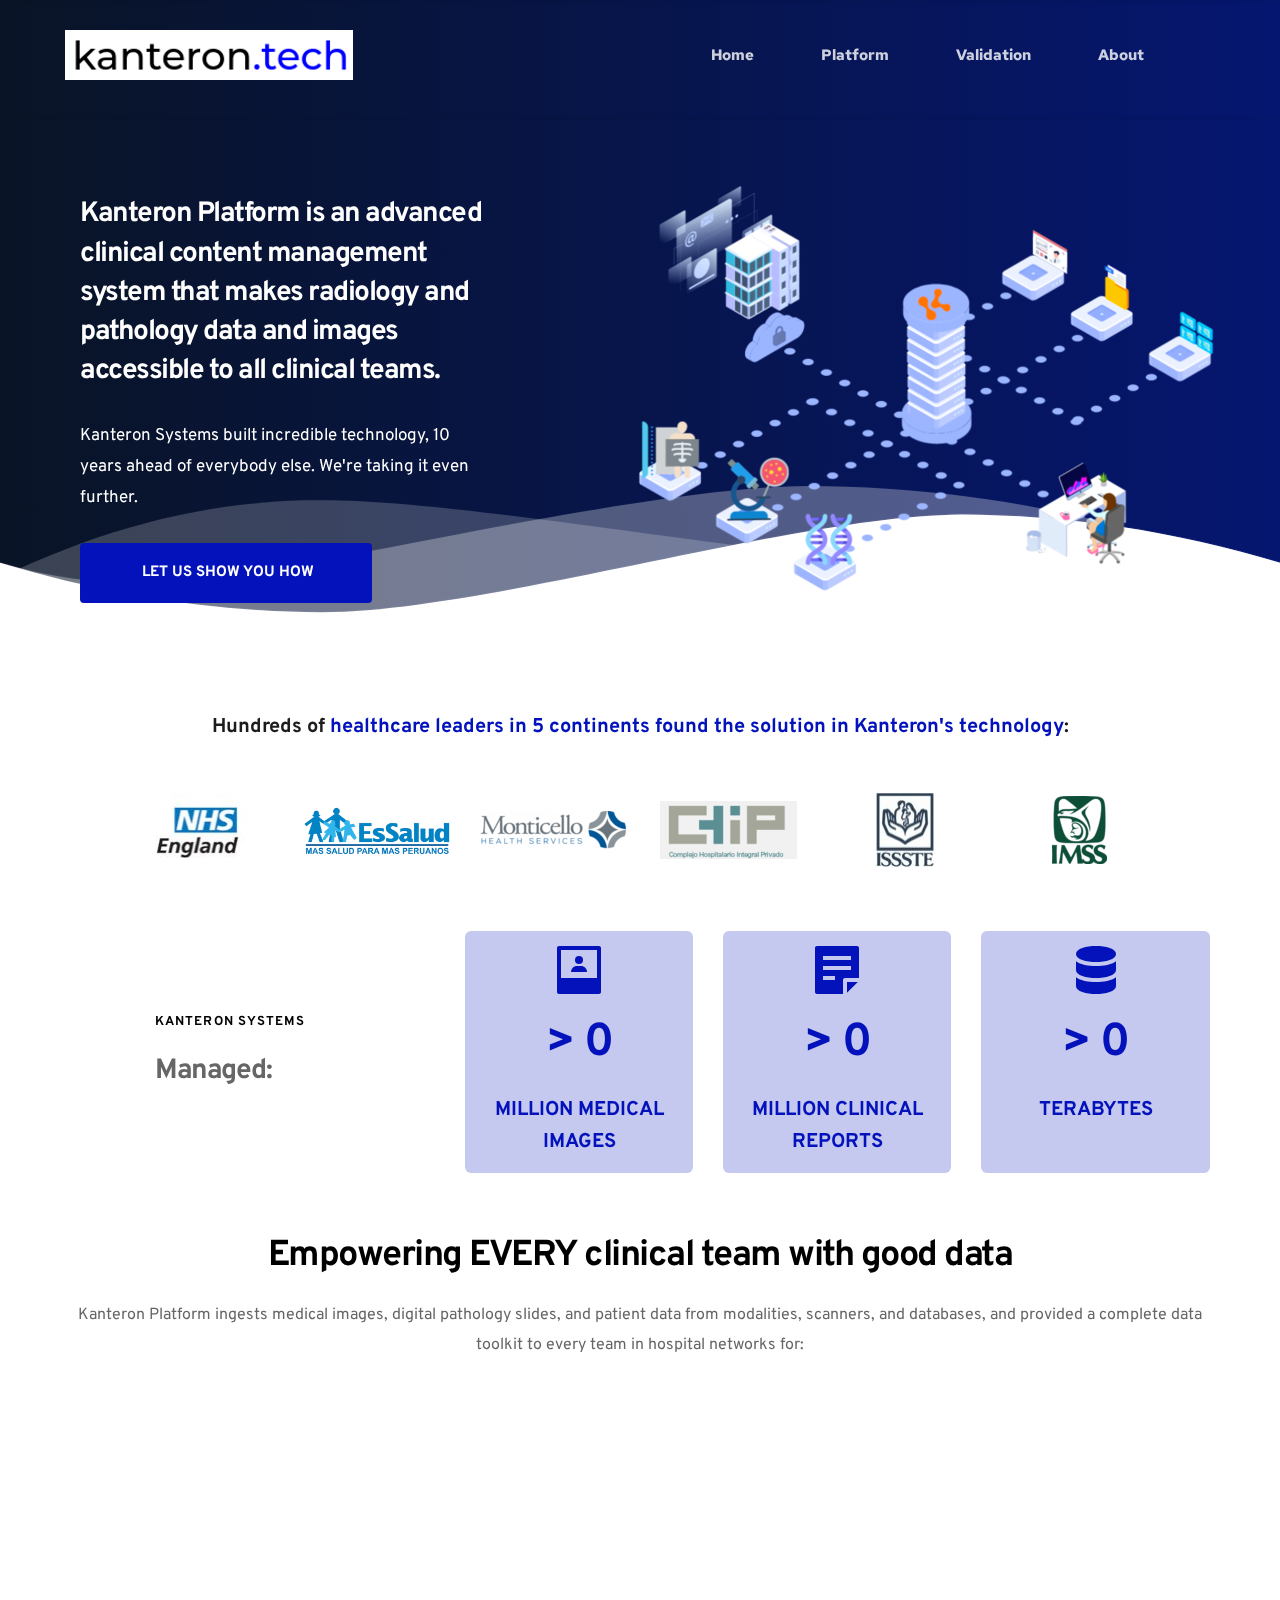
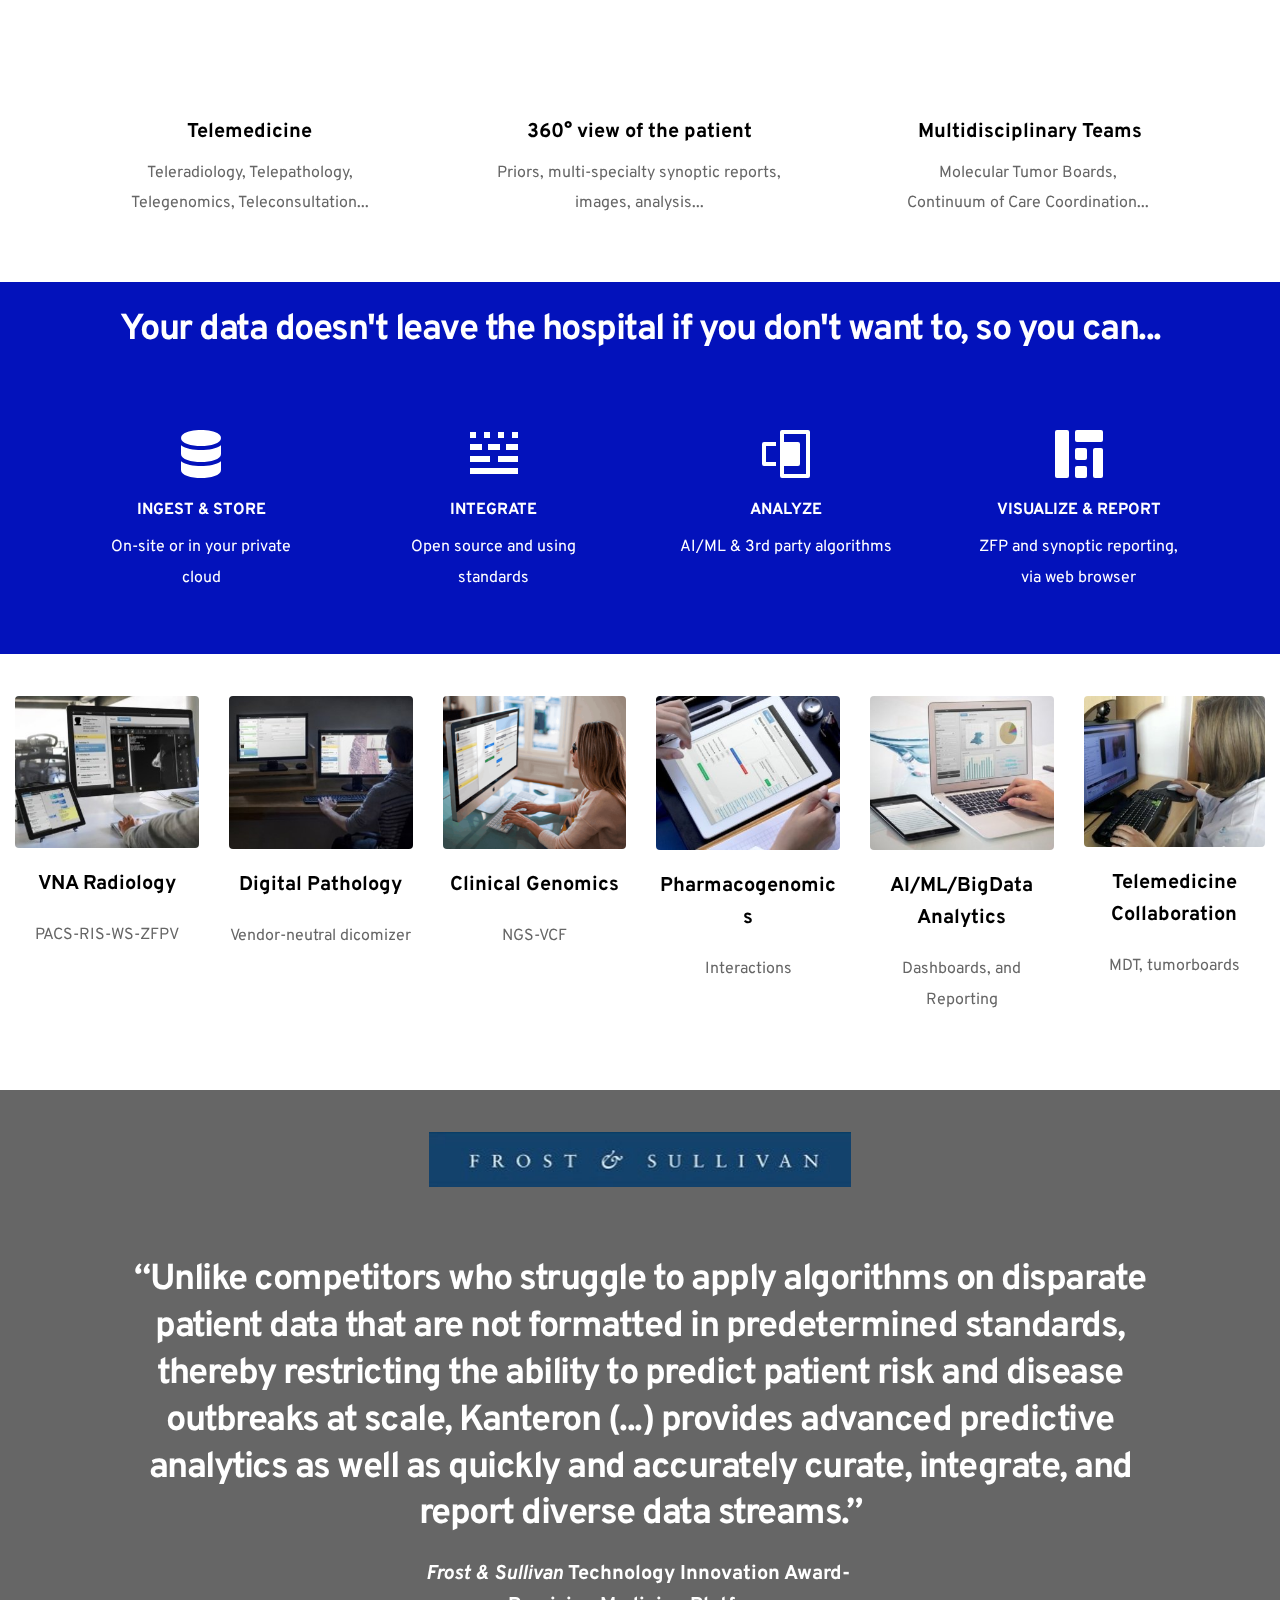
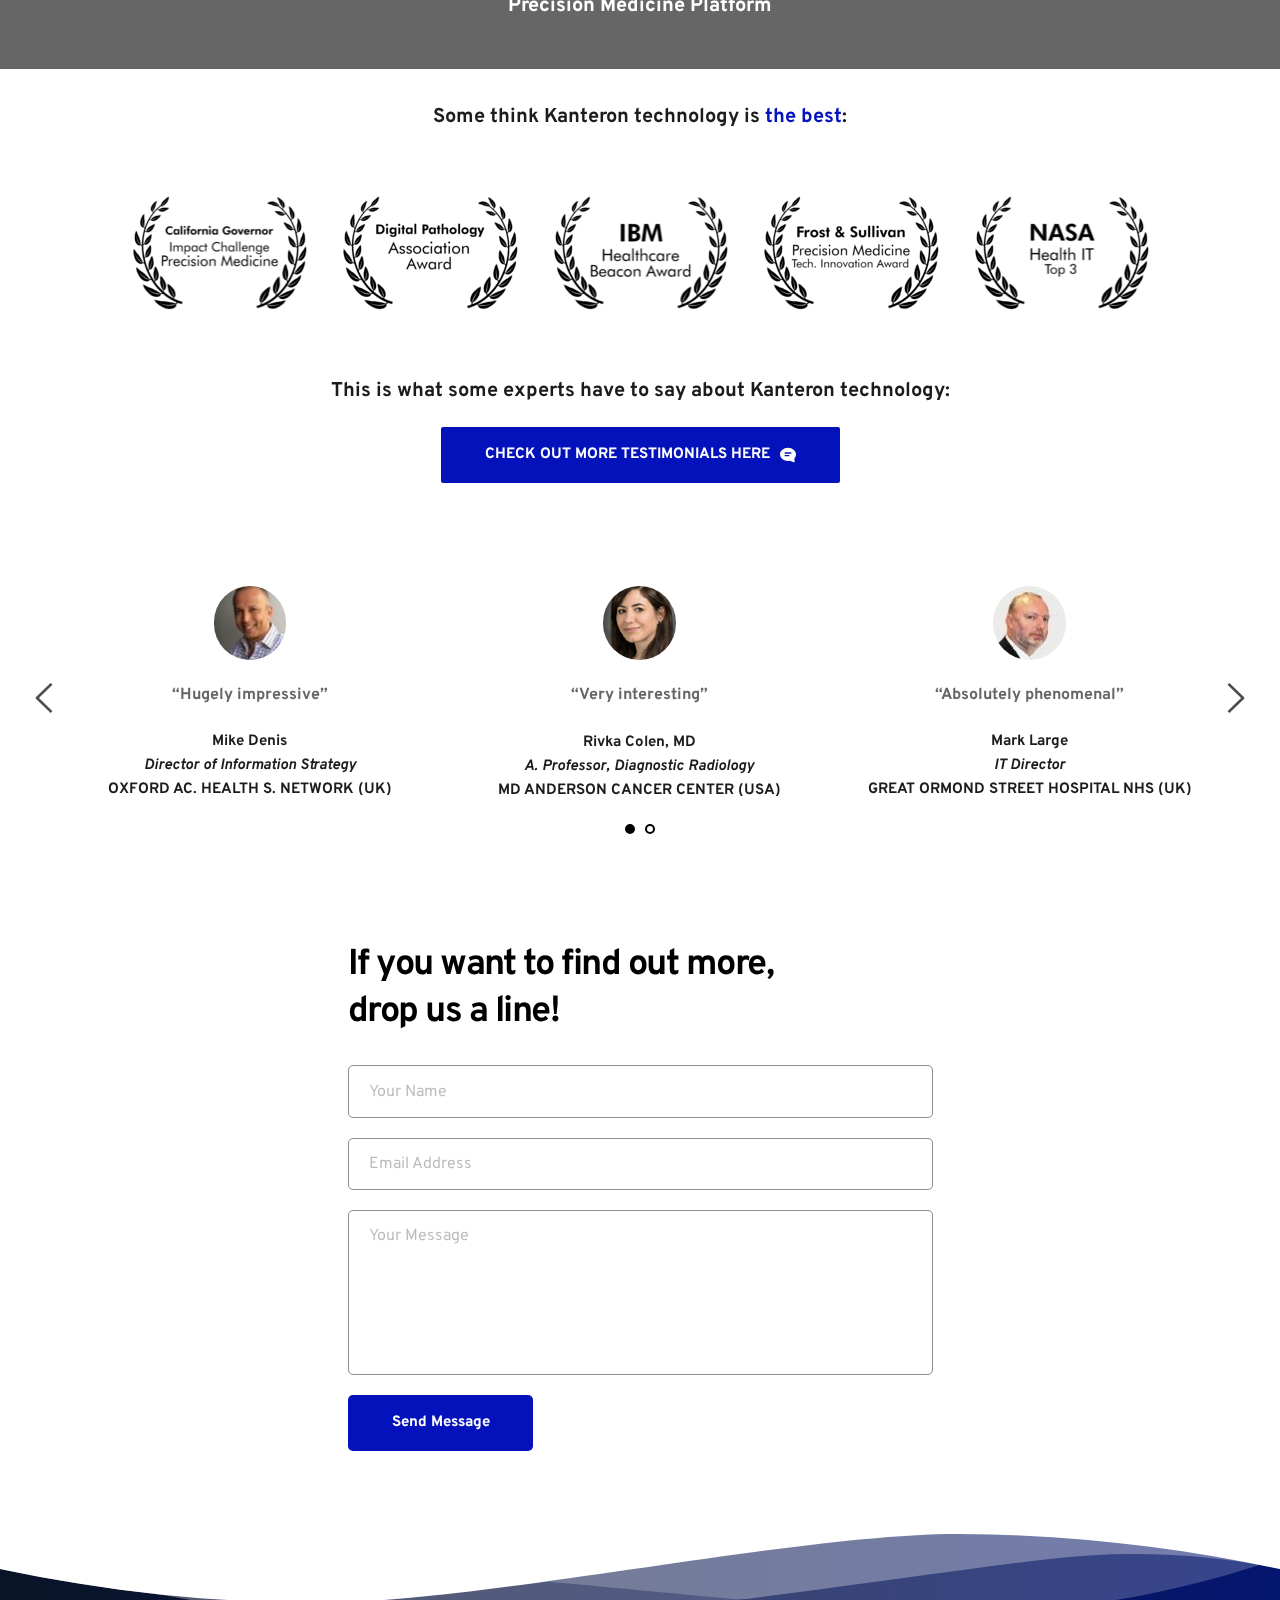
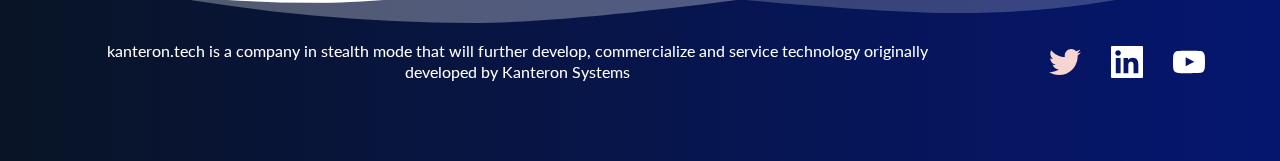
<file: index.html>
<!DOCTYPE html><html lang="en"><head><meta charset="utf-8"><link rel="icon" href="assets/img/1d82e1504363d76953463691162de744.png" sizes="16x16"><title>kanteron.tech</title><meta name="description" content="Kanteron Systems built an advanced system for radiology and pathology, 10 years ahead. Now we (kanteron.tech) are taking it even further."><meta property="og:title" content=""><meta property="og:description" content=""><meta property="og:url" content=""><meta content="summary_large_image" name="twitter:card"><!-- ASSETS --><meta name="viewport" content="width=device-width, initial-scale=1"><link class="brz-link brz-link-google-prefetch" rel="dns-prefetch" href="//ajax.googleapis.com"><link class="brz-link brz-link-google-prefetch" rel="dns-prefetch" href="//fonts.googleapis.com"><link class="brz-link brz-link-google-preconnect" rel="preconnect" href="https://fonts.gstatic.com/" crossorigin><link class="brz-link brz-link-cdn-preconnect" rel="preconnect" href="assets/d41d8cd98f00b204e9800998ecf8427e.x-empty" crossorigin><link href="https://fonts.googleapis.com/css?family=Red Hat Text:regular,italic,500,500italic,700,700italic|Roboto:100,100italic,300,300italic,regular,italic,500,500italic,700,700italic,900,900italic|Lato:100,100italic,300,300italic,regular,italic,700,700italic,900,900italic|Overpass:100,100italic,200,200italic,300,300italic,regular,italic,600,600italic,700,700italic,800,800italic,900,900italic&subset=arabic,bengali,cyrillic,cyrillic-ext,devanagari,greek,greek-ext,gujarati,hebrew,khmer,korean,latin-ext,tamil,telugu,thai,vietnamese&display=swap" class="brz-link brz-link-google" type="text/css" rel="stylesheet"/><link href="assets/c2b4bac9366f0efaa9251a678b8c3052.css" class="brz-link brz-link-preview-lib" data-group="group-all" rel="stylesheet"/><link href="assets/99e194efd57231e7813372656463e6e7.css" class="brz-link brz-link-preview-lib-pro" data-group="group-2" rel="stylesheet"/><link href="assets/7d7fc70b352d2ed45c5e24f78f90f438.css" class="brz-link brz-link-preview-pro" rel="stylesheet"/><style class="brz-style">.brz .css-251s4g, .brz [data-css-251s4g] {color: rgba(3,18,187,1);border-color: rgba(35,157,219,0);background-color: rgba(255,119,0,0);background-image: none;border-width: 0;border-style: solid;width: 48px;height: 48px;font-size: 48px;padding: 0px;border-radius: 0;stroke-width: 0;transition: all .5s ease-in-out;transition-property: background,border-radius,color,border-color,box-shadow;-webkit-transition: all .5s ease-in-out;-moz-transition: all .5s ease-in-out;-webkit-transition-property: background,border-radius,color,border-color,box-shadow;-moz-transition-property: background,border-radius,color,border-color,box-shadow;}
@media (min-width: 991px) {.brz .css-251s4g:hover, .brz [data-css-251s4g]:hover {color: rgba(255,255,255,1);border-color: rgba(35,157,219,0);background-color: rgba(255,119,0,0);background-image: none;}}
@media (max-width: 991px) {.brz .css-251s4g, .brz [data-css-251s4g] {width: 48px;height: 48px;font-size: 48px;padding: 0px;border-radius: 0px;stroke-width: 0;}}
@media (max-width: 767px) {.brz .css-251s4g, .brz [data-css-251s4g] {width: 48px;height: 48px;font-size: 48px;padding: 0px;border-radius: 0px;stroke-width: 0;}}
.brz .css-bltxoe, .brz [data-css-bltxoe] {color: rgba(255,255,255,1);border-color: rgba(35,157,219,0);background-color: rgba(189,225,244,0);background-image: none;border-width: 0;border-style: solid;width: 48px;height: 48px;font-size: 48px;padding: 0px;border-radius: 0;stroke-width: 0;transition: all .5s ease-in-out;transition-property: background,border-radius,color,border-color,box-shadow;-webkit-transition: all .5s ease-in-out;-moz-transition: all .5s ease-in-out;-webkit-transition-property: background,border-radius,color,border-color,box-shadow;-moz-transition-property: background,border-radius,color,border-color,box-shadow;}
@media (min-width: 991px) {.brz .css-bltxoe:hover, .brz [data-css-bltxoe]:hover {color: rgba(161,112,217,.8);border-color: rgba(35,157,219,0);background-color: rgba(189,225,244,0);background-image: none;}}
@media (max-width: 991px) {.brz .css-bltxoe, .brz [data-css-bltxoe] {width: 48px;height: 48px;font-size: 48px;padding: 0px;border-radius: 0px;stroke-width: 0;}}
@media (max-width: 767px) {.brz .css-bltxoe, .brz [data-css-bltxoe] {width: 48px;height: 48px;font-size: 48px;padding: 0px;border-radius: 0px;stroke-width: 0;}}
.brz .css-7z4i2m, .brz [data-css-7z4i2m] {color: rgba(245,212,209,1);border-color: rgba(35,157,219,0);background-color: rgba(189,225,244,0);background-image: none;border-width: 0;border-style: solid;width: 32px;height: 32px;font-size: 32px;padding: 0px;border-radius: 0;stroke-width: 0;transition: all .5s ease-in-out;transition-property: background,border-radius,color,border-color,box-shadow;-webkit-transition: all .5s ease-in-out;-moz-transition: all .5s ease-in-out;-webkit-transition-property: background,border-radius,color,border-color,box-shadow;-moz-transition-property: background,border-radius,color,border-color,box-shadow;}
@media (min-width: 991px) {.brz .css-7z4i2m:hover, .brz [data-css-7z4i2m]:hover {color: rgba(3,18,187,.8);border-color: rgba(35,157,219,0);background-color: rgba(189,225,244,0);background-image: none;}}
@media (max-width: 991px) {.brz .css-7z4i2m, .brz [data-css-7z4i2m] {width: 32px;height: 32px;font-size: 32px;padding: 0px;border-radius: 0px;stroke-width: 0;}}
@media (max-width: 767px) {.brz .css-7z4i2m, .brz [data-css-7z4i2m] {width: 32px;height: 32px;font-size: 32px;padding: 0px;border-radius: 0px;stroke-width: 0;}}
.brz .css-cj5hwo, .brz [data-css-cj5hwo] {color: rgba(255,255,255,1);border-color: rgba(35,157,219,0);background-color: rgba(189,225,244,0);background-image: none;border-width: 0;border-style: solid;width: 32px;height: 32px;font-size: 32px;padding: 0px;border-radius: 0;stroke-width: 0;transition: all .5s ease-in-out;transition-property: background,border-radius,color,border-color,box-shadow;-webkit-transition: all .5s ease-in-out;-moz-transition: all .5s ease-in-out;-webkit-transition-property: background,border-radius,color,border-color,box-shadow;-moz-transition-property: background,border-radius,color,border-color,box-shadow;}
@media (min-width: 991px) {.brz .css-cj5hwo:hover, .brz [data-css-cj5hwo]:hover {color: rgba(3,18,187,.8);border-color: rgba(35,157,219,0);background-color: rgba(189,225,244,0);background-image: none;}}
@media (max-width: 991px) {.brz .css-cj5hwo, .brz [data-css-cj5hwo] {width: 32px;height: 32px;font-size: 32px;padding: 0px;border-radius: 0px;stroke-width: 0;}}
@media (max-width: 767px) {.brz .css-cj5hwo, .brz [data-css-cj5hwo] {width: 32px;height: 32px;font-size: 32px;padding: 0px;border-radius: 0px;stroke-width: 0;}}</style><style class="brz-style">@media (min-width:991px) {.brz .brz-css-ytvpj {display: block;}}
@media (max-width:991px) and (min-width:768px) {.brz .brz-css-ytvpj {display: block;}}
@media (max-width:767px) {.brz .brz-css-ytvpj {display: block;}}
.brz .brz-css-ghqql {padding: 10px 0px 10px 0px;margin: 0;}
.brz .brz-css-ghqql > .brz-bg {border: 0px solid rgba(102,115,141,0);border-radius: 0;}
.brz .brz-css-ghqql > .brz-bg > .brz-bg-image {background-image: none;}
.brz .brz-css-ghqql > .brz-bg > .brz-bg-image:after {content: "";background-image: none;}
.brz .brz-css-ghqql > .brz-bg > .brz-bg-color {background-color: rgba(255,255,255,1);background-image: none;}
.brz .brz-css-ghqql > .brz-bg > .brz-bg-shape__top {background-image: none;background-size: 100% 100px;height: 100px;transform: rotateX(0deg) rotateY(0deg);z-index: auto;}
.brz .brz-css-ghqql > .brz-bg > .brz-bg-shape__bottom {background-image: none;background-size: 100% 100px;height: 100px;transform: rotateX(-180deg) rotateY(-180deg);z-index: auto;}
@media (max-width:991px) and (min-width:768px) {.brz .brz-css-ghqql {padding: 10px 0px 10px 0px;margin: 0;}
	.brz .brz-css-ghqql > .brz-bg {border: 0px solid rgba(102,115,141,0);border-radius: 0;}
	.brz .brz-css-ghqql > .brz-bg > .brz-bg-image {background-image: none;}
	.brz .brz-css-ghqql > .brz-bg > .brz-bg-image:after {content: "";background-image: none;}
	.brz .brz-css-ghqql > .brz-bg > .brz-bg-color {background-color: rgba(255,255,255,1);background-image: none;}
	.brz .brz-css-ghqql > .brz-bg > .brz-bg-shape__top {background-image: none;background-size: 100% 100px;height: 100px;transform: rotateX(0deg) rotateY(0deg);z-index: auto;}
	.brz .brz-css-ghqql > .brz-bg > .brz-bg-shape__bottom {background-image: none;background-size: 100% 100px;height: 100px;transform: rotateX(-180deg) rotateY(-180deg);z-index: auto;}}
@media (max-width:767px) {.brz .brz-css-ghqql {padding: 10px 0px 10px 0px;margin: 0;}
	.brz .brz-css-ghqql > .brz-bg {border: 0px solid rgba(102,115,141,0);border-radius: 0;}
	.brz .brz-css-ghqql > .brz-bg > .brz-bg-image {background-image: none;}
	.brz .brz-css-ghqql > .brz-bg > .brz-bg-image:after {content: "";background-image: none;}
	.brz .brz-css-ghqql > .brz-bg > .brz-bg-color {background-color: rgba(255,255,255,1);background-image: none;}
	.brz .brz-css-ghqql > .brz-bg > .brz-bg-shape__top {background-image: none;background-size: 100% 100px;height: 100px;transform: rotateX(0deg) rotateY(0deg);z-index: auto;}
	.brz .brz-css-ghqql > .brz-bg > .brz-bg-shape__bottom {background-image: none;background-size: 100% 100px;height: 100px;transform: rotateX(-180deg) rotateY(-180deg);z-index: auto;}}
.brz .brz-css-uzjqj {border: 0px solid transparent;}
@media (min-width:991px) {.brz .brz-css-uzjqj {max-width: calc(1 * var(--brz-section-container-max-width,1170px));}}
@media (max-width:991px) and (min-width:768px) {.brz .brz-css-uzjqj {border: 0px solid transparent;}}
@media (max-width:991px) and (min-width:768px) {.brz .brz-css-uzjqj {max-width: 100%;}}
@media (max-width:767px) {.brz .brz-css-uzjqj {border: 0px solid transparent;}}
@media (max-width:767px) {.brz .brz-css-uzjqj {max-width: 100%;}}
.brz .brz-css-vwokv {margin: 0;z-index: auto;align-items: flex-start;}
.brz .brz-css-vwokv > .brz-bg {border: 0px solid rgba(102,115,141,0);border-radius: 0;max-width: 100%;}
.brz .brz-css-vwokv > .brz-bg > .brz-bg-image {background-image: none;display: block;}
.brz .brz-css-vwokv > .brz-bg > .brz-bg-image:after {content: "";background-image: none;}
.brz .brz-css-vwokv > .brz-bg > .brz-bg-color {background-color: rgba(0,0,0,0);background-image: none;}
.brz .brz-css-vwokv > .brz-bg > .brz-bg-map {display: none;}
.brz .brz-css-vwokv > .brz-bg > .brz-bg-video {display: none;}
.brz .brz-css-vwokv > .brz-row {border: 0px solid transparent;}
@media (min-width:991px) {.brz .brz-css-vwokv {min-height: auto;display: flex;}
	.brz .brz-css-vwokv > .brz-bg {transition-duration: .5s;transition-property: filter,box-shadow,background,border-radius,border-color;}
	.brz .brz-css-vwokv > .brz-bg > .brz-bg-image {transition-duration: .5s;transition-property: filter,box-shadow,background,border-radius,border-color;}
	.brz .brz-css-vwokv > .brz-bg > .brz-bg-color {transition-duration: .5s;transition-property: filter,box-shadow,background,border-radius,border-color;}
	.brz .brz-css-vwokv > .brz-bg > .brz-bg-video {transition-duration: .5s;transition-property: filter,box-shadow,background,border-radius,border-color;}
	.brz .brz-css-vwokv > .brz-row {transition-duration: .5s;transition-property: filter,box-shadow,background,border-radius,border-color;}}
@media (max-width:991px) and (min-width:768px) {.brz .brz-css-vwokv {margin: 0;z-index: auto;align-items: flex-start;}
	.brz .brz-css-vwokv > .brz-bg {border: 0px solid rgba(102,115,141,0);border-radius: 0;max-width: 100%;}
	.brz .brz-css-vwokv > .brz-bg > .brz-bg-image {background-image: none;display: block;}
	.brz .brz-css-vwokv > .brz-bg > .brz-bg-image:after {content: "";background-image: none;}
	.brz .brz-css-vwokv > .brz-bg > .brz-bg-color {background-color: rgba(0,0,0,0);background-image: none;}
	.brz .brz-css-vwokv > .brz-bg > .brz-bg-map {display: none;}
	.brz .brz-css-vwokv > .brz-bg > .brz-bg-video {display: none;}
	.brz .brz-css-vwokv > .brz-row {border: 0px solid transparent;}}
@media (max-width:991px) and (min-width:768px) {.brz .brz-css-vwokv {min-height: auto;display: flex;}
	.brz .brz-css-vwokv > .brz-bg {transition-duration: .5s;transition-property: filter,box-shadow,background,border-radius,border-color;}
	.brz .brz-css-vwokv > .brz-bg > .brz-bg-image {transition-duration: .5s;transition-property: filter,box-shadow,background,border-radius,border-color;}
	.brz .brz-css-vwokv > .brz-bg > .brz-bg-color {transition-duration: .5s;transition-property: filter,box-shadow,background,border-radius,border-color;}
	.brz .brz-css-vwokv > .brz-bg > .brz-bg-video {transition-duration: .5s;transition-property: filter,box-shadow,background,border-radius,border-color;}
	.brz .brz-css-vwokv > .brz-row {flex-direction: row;flex-wrap: wrap;justify-content: flex-start;transition-duration: .5s;transition-property: filter,box-shadow,background,border-radius,border-color;}}
@media (max-width:767px) {.brz .brz-css-vwokv {margin: 0;z-index: auto;align-items: flex-start;}
	.brz .brz-css-vwokv > .brz-bg {border: 0px solid rgba(102,115,141,0);border-radius: 0;max-width: 100%;}
	.brz .brz-css-vwokv > .brz-bg > .brz-bg-image {background-image: none;display: block;}
	.brz .brz-css-vwokv > .brz-bg > .brz-bg-image:after {content: "";background-image: none;}
	.brz .brz-css-vwokv > .brz-bg > .brz-bg-color {background-color: rgba(0,0,0,0);background-image: none;}
	.brz .brz-css-vwokv > .brz-bg > .brz-bg-map {display: none;}
	.brz .brz-css-vwokv > .brz-bg > .brz-bg-video {display: none;}
	.brz .brz-css-vwokv > .brz-row {border: 0px solid transparent;}}
@media (max-width:767px) {.brz .brz-css-vwokv {min-height: auto;display: flex;}
	.brz .brz-css-vwokv > .brz-bg {transition-duration: .5s;transition-property: filter,box-shadow,background,border-radius,border-color;}
	.brz .brz-css-vwokv > .brz-bg > .brz-bg-image {transition-duration: .5s;transition-property: filter,box-shadow,background,border-radius,border-color;}
	.brz .brz-css-vwokv > .brz-bg > .brz-bg-color {transition-duration: .5s;transition-property: filter,box-shadow,background,border-radius,border-color;}
	.brz .brz-css-vwokv > .brz-bg > .brz-bg-video {transition-duration: .5s;transition-property: filter,box-shadow,background,border-radius,border-color;}
	.brz .brz-css-vwokv > .brz-row {flex-direction: row;flex-wrap: wrap;justify-content: flex-start;transition-duration: .5s;transition-property: filter,box-shadow,background,border-radius,border-color;}}
.brz .brz-css-dxlcz {padding: 10px;max-width: 100%;}
@media (max-width:991px) and (min-width:768px) {.brz .brz-css-dxlcz {padding: 0;max-width: 100%;}}
@media (max-width:767px) {.brz .brz-css-dxlcz {padding: 0;max-width: 100%;}}
.brz .brz-css-hnzjo {z-index: auto;flex: 1 1 50%;max-width: 50%;justify-content: flex-start;}
.brz .brz-css-hnzjo > .brz-bg {border: 0px solid rgba(102,115,141,0);border-radius: 0;margin: 0;}
.brz .brz-css-hnzjo > .brz-bg > .brz-bg-image {background-image: none;}
.brz .brz-css-hnzjo > .brz-bg > .brz-bg-image:after {content: "";background-image: none;}
.brz .brz-css-hnzjo > .brz-bg > .brz-bg-color {background-color: rgba(0,0,0,0);background-image: none;}
@media (min-width:991px) {.brz .brz-css-hnzjo > .brz-bg {transition-duration: .5s;transition-property: filter,box-shadow,background,border-radius,border-color;}
	.brz .brz-css-hnzjo > .brz-bg > .brz-bg-image {transition-duration: .5s;transition-property: filter,box-shadow,background,border-radius,border-color;}
	.brz .brz-css-hnzjo > .brz-bg > .brz-bg-color {transition-duration: .5s;transition-property: filter,box-shadow,background,border-radius,border-color;}}
@media (max-width:991px) and (min-width:768px) {.brz .brz-css-hnzjo {z-index: auto;flex: 1 1 50%;max-width: 50%;justify-content: flex-start;}
	.brz .brz-css-hnzjo > .brz-bg {border: 0px solid rgba(102,115,141,0);border-radius: 0;margin: 0;}
	.brz .brz-css-hnzjo > .brz-bg > .brz-bg-image {background-image: none;}
	.brz .brz-css-hnzjo > .brz-bg > .brz-bg-image:after {content: "";background-image: none;}
	.brz .brz-css-hnzjo > .brz-bg > .brz-bg-color {background-color: rgba(0,0,0,0);background-image: none;}}
@media (max-width:991px) and (min-width:768px) {.brz .brz-css-hnzjo > .brz-bg {transition-duration: .5s;transition-property: filter,box-shadow,background,border-radius,border-color;}
	.brz .brz-css-hnzjo > .brz-bg > .brz-bg-image {transition-duration: .5s;transition-property: filter,box-shadow,background,border-radius,border-color;}
	.brz .brz-css-hnzjo > .brz-bg > .brz-bg-color {transition-duration: .5s;transition-property: filter,box-shadow,background,border-radius,border-color;}}
@media (max-width:767px) {.brz .brz-css-hnzjo {z-index: auto;flex: 1 1 100%;max-width: 100%;justify-content: flex-start;}
	.brz .brz-css-hnzjo > .brz-bg {border: 0px solid rgba(102,115,141,0);border-radius: 0;margin: 10px 0px 10px 0px;}
	.brz .brz-css-hnzjo > .brz-bg > .brz-bg-image {background-image: none;}
	.brz .brz-css-hnzjo > .brz-bg > .brz-bg-image:after {content: "";background-image: none;}
	.brz .brz-css-hnzjo > .brz-bg > .brz-bg-color {background-color: rgba(0,0,0,0);background-image: none;}}
@media (max-width:767px) {.brz .brz-css-hnzjo > .brz-bg {transition-duration: .5s;transition-property: filter,box-shadow,background,border-radius,border-color;}
	.brz .brz-css-hnzjo > .brz-bg > .brz-bg-image {transition-duration: .5s;transition-property: filter,box-shadow,background,border-radius,border-color;}
	.brz .brz-css-hnzjo > .brz-bg > .brz-bg-color {transition-duration: .5s;transition-property: filter,box-shadow,background,border-radius,border-color;}}
.brz .brz-css-urbfc {z-index: auto;margin: 0;border: 0px solid transparent;padding: 5px 15px 5px 15px;}
@media (min-width:991px) {.brz .brz-css-urbfc {display: flex;transition-duration: .5s;transition-property: filter,box-shadow,background,border-radius,border-color;}}
@media (max-width:991px) and (min-width:768px) {.brz .brz-css-urbfc {z-index: auto;margin: 0;border: 0px solid transparent;padding: 5px 15px 5px 15px;}}
@media (max-width:991px) and (min-width:768px) {.brz .brz-css-urbfc {display: flex;transition-duration: .5s;transition-property: filter,box-shadow,background,border-radius,border-color;}}
@media (max-width:767px) {.brz .brz-css-urbfc {z-index: auto;margin: 10px 0px 10px 0px;border: 0px solid transparent;padding: 0;}}
@media (max-width:767px) {.brz .brz-css-urbfc {display: flex;transition-duration: .5s;transition-property: filter,box-shadow,background,border-radius,border-color;}}
.brz .brz-css-iwnis {padding: 0;margin: 10px 0px 10px 0px;justify-content: center;position: relative;}
@media (min-width:991px) {.brz .brz-css-iwnis {display: flex;z-index: auto;position: relative;}}
@media (max-width:991px) and (min-width:768px) {.brz .brz-css-iwnis {padding: 0;margin: 10px 0px 10px 0px;justify-content: center;position: relative;}}
@media (max-width:991px) and (min-width:768px) {.brz .brz-css-iwnis {display: flex;z-index: auto;position: relative;}}
@media (max-width:767px) {.brz .brz-css-iwnis {padding: 0;margin: 10px 0px 10px 0px;justify-content: center;position: relative;}}
@media (max-width:767px) {.brz .brz-css-iwnis {display: flex;z-index: auto;position: relative;}}
.brz .brz-css-vnhgf {max-width: 22%;height: auto;border: 0px solid rgba(102,115,141,0);border-radius: 0;}
@media (min-width:991px) {.brz .brz-css-vnhgf {transition-duration: .5s;transition-property: border,box-shadow,filter;}
	.brz .brz-css-vnhgf:after {transition-duration: .5s;transition-property: border,box-shadow,filter;}
	.brz .brz-css-vnhgf .brz-picture {transition-duration: .5s;transition-property: border,box-shadow,filter;}}
@media (max-width:991px) and (min-width:768px) {.brz .brz-css-vnhgf {max-width: 75%;height: auto;border: 0px solid rgba(102,115,141,0);border-radius: 0;}}
@media (max-width:991px) and (min-width:768px) {.brz .brz-css-vnhgf {transition-duration: .5s;transition-property: border,box-shadow,filter;}
	.brz .brz-css-vnhgf:after {transition-duration: .5s;transition-property: border,box-shadow,filter;}
	.brz .brz-css-vnhgf .brz-picture {transition-duration: .5s;transition-property: border,box-shadow,filter;}}
@media (max-width:767px) {.brz .brz-css-vnhgf {max-width: 30%;height: auto;border: 0px solid rgba(102,115,141,0);border-radius: 0;}}
@media (max-width:767px) {.brz .brz-css-vnhgf {transition-duration: .5s;transition-property: border,box-shadow,filter;}
	.brz .brz-css-vnhgf:after {transition-duration: .5s;transition-property: border,box-shadow,filter;}
	.brz .brz-css-vnhgf .brz-picture {transition-duration: .5s;transition-property: border,box-shadow,filter;}}
.brz .brz-css-vvsse {padding-top: 17.4545%;}
.brz .brz-css-vvsse > .brz-img {position: absolute;width: 100%;}
@media (max-width:991px) and (min-width:768px) {.brz .brz-css-vvsse {padding-top: 17.4444%;}
	.brz .brz-css-vvsse > .brz-img {position: absolute;width: 100%;}}
@media (max-width:767px) {.brz .brz-css-vvsse {padding-top: 17.4419%;}
	.brz .brz-css-vvsse > .brz-img {position: absolute;width: 100%;}}
@media (min-width:991px) {.brz .brz-css-zbsbg .brz-mm-menu__icon {display: none;font-size: 18px;color: rgba(51,51,51,1);}
	.brz .brz-css-zbsbg .brz-menu {display: flex;}}
@media (max-width:991px) and (min-width:768px) {.brz .brz-css-zbsbg .brz-mm-menu__icon {display: flex;font-size: 18px;color: rgba(51,51,51,1);}
	.brz .brz-css-zbsbg .brz-menu {display: none;}}
@media (max-width:767px) {.brz .brz-css-zbsbg .brz-mm-menu__icon {display: flex;font-size: 18px;color: rgba(51,51,51,1);}
	.brz .brz-css-zbsbg .brz-menu {display: none;}}
.brz .brz-css-meyin .brz-menu__ul {font-family: Overpass,sans-serif;color: rgba(0,0,0,1);}
.brz .brz-css-meyin .brz-menu__ul:not(.brz-mm-listview) {display: flex;flex-wrap: wrap;justify-content: inherit;align-items: center;max-width: none;margin: 0px -5px 0px -5px;}
.brz .brz-css-meyin .brz-menu__ul > .brz-menu__item > .brz-a {flex-flow: row nowrap;}
.brz .brz-css-meyin .brz-menu__ul > .brz-menu__item > .brz-a {color: rgba(0,0,0,1);background-color: rgba(255,255,255,0);padding: 0px 5px 0px 5px;}
.brz .brz-css-meyin .brz-menu__ul > .brz-menu__item.brz-menu__item--opened > .brz-a {color: rgba(0,0,0,1);background-color: rgba(255,255,255,0);}
.brz .brz-css-meyin .brz-menu__ul > .brz-menu__item.brz-menu__item--opened {color: rgba(0,0,0,1);background-color: rgba(255,255,255,0);border: 0px solid rgba(85,85,85,1);}
.brz .brz-css-meyin .brz-menu__ul > .brz-menu__item.brz-menu__item--current {color: rgba(0,0,0,1);background-color: rgba(255,255,255,0);border: 0px solid rgba(85,85,85,1);}
.brz .brz-css-meyin .brz-menu__ul > .brz-menu__item.brz-menu__item--current > .brz-a {color: rgba(0,0,0,1);background-color: rgba(255,255,255,0);}
.brz .brz-css-meyin .brz-menu__item__icon {margin: 0 15px 0 0;}
.brz .brz-css-meyin .brz-menu__ul > .brz-menu__item {background-color: transparent;border: 0px solid rgba(85,85,85,1);}
.brz .brz-css-meyin .brz-mm-menu__item {font-family: Overpass,sans-serif;color: rgba(255,255,255,1);border-color: rgba(85,85,85,1);}
.brz nav.brz-mm-menu.brz-css-meyin {background-color: rgba(51,51,51,1);}
.brz .brz-css-meyin.brz-mm-menu .brz-mm-menu__item .brz-mm-listitem__text {padding: 10px 20px 10px 20px;flex-flow: row nowrap;}
.brz .brz-css-meyin .brz-mm-menu__item:hover > .brz-mm-listitem__text {color: rgba(255,255,255,1);}
.brz .brz-css-meyin .brz-mm-navbar {color: rgba(255,255,255,1);}
.brz .brz-css-meyin .brz-mm-menu__item.brz-mm-listitem_opened {color: rgba(255,255,255,1);}
.brz .brz-css-meyin.brz-mm-menu.brz-mm-menu_theme-dark .brz-mm-panels, .brz .brz-css-meyin .brz-mm-panels > .brz-mm-panel {background-color: rgba(51,51,51,1);}
.brz .brz-css-meyin.brz-mm-menu.brz-mm-menu_theme-dark .brz-mm-navbar.brz-mm-listitem .brz-mm-listitem_opened > .brz-mm-listitem__text:after {border-color: rgba(85,85,85,1);}
.brz .brz-css-meyin .brz-mm-listitem {border-color: rgba(85,85,85,1);}
.brz .brz-css-meyin .brz-mm-menu__item.brz-mm-menu__item--current {color: rgba(255,255,255,1);}
.brz .brz-css-meyin .brz-mm-menu__item.brz-mm-menu__item--current:hover > .brz-mm-listitem__text {color: rgba(255,255,255,1);}
.brz .brz-css-meyin .brz-menu__sub-menu {font-family: Overpass,sans-serif;color: rgba(255,255,255,1);border-radius: 0;}
.brz .brz-css-meyin .brz-menu__sub-menu .brz-a {flex-flow: row nowrap;}
.brz .brz-css-meyin .brz-menu__sub-menu .brz-a:hover {color: rgba(255,255,255,1);}
.brz .brz-css-meyin .brz-menu__sub-item__icon {margin: 0 15px 0 0;font-size: 12px;}
.brz .brz-css-meyin .brz-menu__dropdown > .brz-menu__item.brz-menu__item--current > .brz-a {color: rgba(255,255,255,1);}
.brz .brz-css-meyin .brz-menu__dropdown > .brz-menu__item.brz-menu__item--current {background-color: rgba(51,51,51,1);}
.brz .brz-css-meyin .brz-menu__dropdown > .brz-menu__item.brz-menu__item--current:hover {background-color: rgba(51,51,51,1);}
.brz .brz-css-meyin .brz-menu__item-dropdown .brz-menu__item {background-color: rgba(51,51,51,1);}
.brz .brz-css-meyin .brz-menu__item-dropdown .brz-menu__item:hover {background-color: rgba(51,51,51,1);}
.brz .brz-css-meyin .brz-menu__dropdown .brz-menu__item-dropdown .brz-a:after {border-color: rgba(255,255,255,1);}
.brz .brz-css-meyin .brz-menu__dropdown > .brz-menu__item {border-bottom: 1px solid rgba(85,85,85,1);}
@media (min-width:991px) {.brz .brz-css-meyin .brz-menu__ul {font-size: 15px;font-weight: 700;line-height: 1.6;letter-spacing: 0px;}
	.brz .brz-css-meyin .brz-menu__item__icon {font-size: 12px;}
	.brz .brz-css-meyin .brz-menu__ul > .brz-menu__item {padding-top: 0px;padding-bottom: 0px;margin-right: 5px;margin-left: 5px;}
	.brz .brz-css-meyin .brz-mm-menu__item {font-size: 15px;font-weight: 700;line-height: 1.6;letter-spacing: 0px;}
	.brz .brz-css-meyin .brz-mm-menu__item .brz-a {justify-content: flex-start;}
	.brz .brz-css-meyin .brz-mm-menu__item__icon {margin: 0 15px 0 0;font-size: 12px;}
	.brz .brz-css-meyin .brz-mm-navbar {font-family: Overpass,sans-serif;font-size: 15px;font-weight: 700;line-height: 1.6;letter-spacing: 0px;border-color: rgba(85,85,85,1);}
	.brz .brz-css-meyin.brz-mm-menu .brz-mm-listitem_vertical .brz-mm-btn_next {height: calc(24px + 10px + 10px);padding-right: 20px;}
	.brz .brz-css-meyin .brz-menu__sub-menu {font-size: 15px;font-weight: 700;line-height: 1.6;letter-spacing: 0px;}
	.brz .brz-css-meyin .brz-menu__dropdown {position: absolute;top: 0;width: 305px;}
	.brz .brz-css-meyin [data-popper-placement='left-start'] {right: calc(100% + 5px);}
	.brz .brz-css-meyin [data-popper-placement='right-start'] {left: calc(100% + 5px);}
	.brz .brz-css-meyin > .brz-menu__ul > .brz-menu__item-dropdown > .brz-menu__dropdown {top: calc(100% + 5px);width: 300px;}
	.brz .brz-css-meyin > .brz-menu__ul > .brz-menu__item-dropdown > [data-popper-placement='left-start'] {right: 0;}
	.brz .brz-css-meyin > .brz-menu__ul > .brz-menu__item-dropdown > [data-popper-placement='right-start'] {left: 0;}
	.brz .brz-css-meyin .brz-mega-menu__dropdown {display: none;}}
@media (max-width:991px) and (min-width:768px) {.brz .brz-css-meyin .brz-menu__ul {font-family: Overpass,sans-serif;color: rgba(0,0,0,1);}
	.brz .brz-css-meyin .brz-menu__ul:not(.brz-mm-listview) {display: flex;flex-wrap: wrap;justify-content: inherit;align-items: center;max-width: none;margin: 0px -5px 0px -5px;}
	.brz .brz-css-meyin .brz-menu__ul > .brz-menu__item > .brz-a {flex-flow: row nowrap;}
	.brz .brz-css-meyin .brz-menu__ul > .brz-menu__item > .brz-a {color: rgba(0,0,0,1);background-color: rgba(255,255,255,0);padding: 0px 5px 0px 5px;}
	.brz .brz-css-meyin .brz-menu__ul > .brz-menu__item.brz-menu__item--opened > .brz-a {color: rgba(0,0,0,1);background-color: rgba(255,255,255,0);}
	.brz .brz-css-meyin .brz-menu__ul > .brz-menu__item.brz-menu__item--opened {color: rgba(0,0,0,1);background-color: rgba(255,255,255,0);border: 0px solid rgba(85,85,85,1);}
	.brz .brz-css-meyin .brz-menu__ul > .brz-menu__item.brz-menu__item--current {color: rgba(0,0,0,1);background-color: rgba(255,255,255,0);border: 0px solid rgba(85,85,85,1);}
	.brz .brz-css-meyin .brz-menu__ul > .brz-menu__item.brz-menu__item--current > .brz-a {color: rgba(0,0,0,1);background-color: rgba(255,255,255,0);}
	.brz .brz-css-meyin .brz-menu__item__icon {margin: 0 15px 0 0;}
	.brz .brz-css-meyin .brz-menu__ul > .brz-menu__item {background-color: transparent;border: 0px solid rgba(85,85,85,1);}
	.brz .brz-css-meyin .brz-mm-menu__item {font-family: Overpass,sans-serif;color: rgba(255,255,255,1);border-color: rgba(85,85,85,1);}
	.brz nav.brz-mm-menu.brz-css-meyin {background-color: rgba(51,51,51,1);}
	.brz .brz-css-meyin.brz-mm-menu .brz-mm-menu__item .brz-mm-listitem__text {padding: 10px 20px 10px 20px;flex-flow: row nowrap;}
	.brz .brz-css-meyin .brz-mm-menu__item:hover > .brz-mm-listitem__text {color: rgba(255,255,255,1);}
	.brz .brz-css-meyin .brz-mm-navbar {color: rgba(255,255,255,1);}
	.brz .brz-css-meyin .brz-mm-menu__item.brz-mm-listitem_opened {color: rgba(255,255,255,1);}
	.brz .brz-css-meyin.brz-mm-menu.brz-mm-menu_theme-dark .brz-mm-panels, .brz .brz-css-meyin .brz-mm-panels > .brz-mm-panel {background-color: rgba(51,51,51,1);}
	.brz .brz-css-meyin.brz-mm-menu.brz-mm-menu_theme-dark .brz-mm-navbar.brz-mm-listitem .brz-mm-listitem_opened > .brz-mm-listitem__text:after {border-color: rgba(85,85,85,1);}
	.brz .brz-css-meyin .brz-mm-listitem {border-color: rgba(85,85,85,1);}
	.brz .brz-css-meyin .brz-mm-menu__item.brz-mm-menu__item--current {color: rgba(255,255,255,1);}
	.brz .brz-css-meyin .brz-mm-menu__item.brz-mm-menu__item--current:hover > .brz-mm-listitem__text {color: rgba(255,255,255,1);}
	.brz .brz-css-meyin .brz-menu__sub-menu {font-family: Overpass,sans-serif;color: rgba(255,255,255,1);border-radius: 0;}
	.brz .brz-css-meyin .brz-menu__sub-menu .brz-a {flex-flow: row nowrap;}
	.brz .brz-css-meyin .brz-menu__sub-menu .brz-a:hover {color: rgba(255,255,255,1);}
	.brz .brz-css-meyin .brz-menu__sub-item__icon {margin: 0 15px 0 0;font-size: 12px;}
	.brz .brz-css-meyin .brz-menu__dropdown > .brz-menu__item.brz-menu__item--current > .brz-a {color: rgba(255,255,255,1);}
	.brz .brz-css-meyin .brz-menu__dropdown > .brz-menu__item.brz-menu__item--current {background-color: rgba(51,51,51,1);}
	.brz .brz-css-meyin .brz-menu__dropdown > .brz-menu__item.brz-menu__item--current:hover {background-color: rgba(51,51,51,1);}
	.brz .brz-css-meyin .brz-menu__item-dropdown .brz-menu__item {background-color: rgba(51,51,51,1);}
	.brz .brz-css-meyin .brz-menu__item-dropdown .brz-menu__item:hover {background-color: rgba(51,51,51,1);}
	.brz .brz-css-meyin .brz-menu__dropdown .brz-menu__item-dropdown .brz-a:after {border-color: rgba(255,255,255,1);}
	.brz .brz-css-meyin .brz-menu__dropdown > .brz-menu__item {border-bottom: 1px solid rgba(85,85,85,1);}}
@media (max-width:991px) and (min-width:768px) {.brz .brz-css-meyin .brz-menu__ul {font-size: 17px;font-weight: 700;line-height: 1.6;letter-spacing: 0px;}
	.brz .brz-css-meyin .brz-menu__item__icon {font-size: 12px;}
	.brz .brz-css-meyin .brz-menu__ul > .brz-menu__item {padding-top: 0px;padding-bottom: 0px;margin-right: 5px;margin-left: 5px;}
	.brz .brz-css-meyin .brz-mm-menu__item {font-size: 17px;font-weight: 700;line-height: 1.6;letter-spacing: 0px;}
	.brz .brz-css-meyin .brz-mm-menu__item .brz-a {justify-content: flex-start;}
	.brz .brz-css-meyin .brz-mm-menu__item__icon {margin: 0 15px 0 0;font-size: 12px;}
	.brz .brz-css-meyin .brz-mm-navbar {font-family: Overpass,sans-serif;font-size: 17px;font-weight: 700;line-height: 1.6;letter-spacing: 0px;border-color: rgba(85,85,85,1);}
	.brz .brz-css-meyin.brz-mm-menu .brz-mm-listitem_vertical .brz-mm-btn_next {height: calc(27.2px + 10px + 10px);padding-right: 20px;}
	.brz .brz-css-meyin .brz-menu__sub-menu {font-size: 17px;font-weight: 700;line-height: 1.6;letter-spacing: 0px;}
	.brz .brz-css-meyin .brz-menu__dropdown {position: absolute;top: 0;width: 305px;}
	.brz .brz-css-meyin > .brz-menu__ul > .brz-menu__item-dropdown > .brz-menu__dropdown {top: calc(100% + 5px);width: 300px;}
	.brz .brz-css-meyin > .brz-menu__ul > .brz-menu__item-dropdown > [data-popper-placement='left-start'] {right: 0;}
	.brz .brz-css-meyin > .brz-menu__ul > .brz-menu__item-dropdown > [data-popper-placement='right-start'] {left: 0;}
	.brz .brz-css-meyin .brz-menu__dropdown .brz-menu__item-dropdown > .brz-a:after {border-right-style: solid;border-left-style: none;}
	.brz .brz-css-meyin .brz-menu__dropdown .brz-menu__item-dropdown .brz-menu__dropdown {position: relative;top: auto;left: auto;transform: translate(0,0);height: 0;overflow: hidden;}
	.brz .brz-css-meyin .brz-menu__dropdown .brz-menu__item--opened > .brz-menu__dropdown {height: auto;width: 100%;left: auto;right: auto;}
	.brz .brz-css-meyin.brz-menu__preview .brz-menu__dropdown .brz-menu__item:hover > .brz-menu__sub-menu {height: auto;width: 100%;left: auto;right: auto;}
	.brz .brz-css-meyin .brz-mega-menu__dropdown {display: none;}}
@media (max-width:767px) {.brz .brz-css-meyin .brz-menu__ul {font-family: Overpass,sans-serif;color: rgba(0,0,0,1);}
	.brz .brz-css-meyin .brz-menu__ul:not(.brz-mm-listview) {display: flex;flex-wrap: wrap;justify-content: inherit;align-items: center;max-width: none;margin: 0px -5px 0px -5px;}
	.brz .brz-css-meyin .brz-menu__ul > .brz-menu__item > .brz-a {flex-flow: row nowrap;}
	.brz .brz-css-meyin .brz-menu__ul > .brz-menu__item > .brz-a {color: rgba(0,0,0,1);background-color: rgba(255,255,255,0);padding: 0px 5px 0px 5px;}
	.brz .brz-css-meyin .brz-menu__ul > .brz-menu__item.brz-menu__item--opened > .brz-a {color: rgba(0,0,0,1);background-color: rgba(255,255,255,0);}
	.brz .brz-css-meyin .brz-menu__ul > .brz-menu__item.brz-menu__item--opened {color: rgba(0,0,0,1);background-color: rgba(255,255,255,0);border: 0px solid rgba(85,85,85,1);}
	.brz .brz-css-meyin .brz-menu__ul > .brz-menu__item.brz-menu__item--current {color: rgba(0,0,0,1);background-color: rgba(255,255,255,0);border: 0px solid rgba(85,85,85,1);}
	.brz .brz-css-meyin .brz-menu__ul > .brz-menu__item.brz-menu__item--current > .brz-a {color: rgba(0,0,0,1);background-color: rgba(255,255,255,0);}
	.brz .brz-css-meyin .brz-menu__item__icon {margin: 0 15px 0 0;}
	.brz .brz-css-meyin .brz-menu__ul > .brz-menu__item {background-color: transparent;border: 0px solid rgba(85,85,85,1);}
	.brz .brz-css-meyin .brz-mm-menu__item {font-family: Overpass,sans-serif;color: rgba(255,255,255,1);border-color: rgba(85,85,85,1);}
	.brz nav.brz-mm-menu.brz-css-meyin {background-color: rgba(51,51,51,1);}
	.brz .brz-css-meyin.brz-mm-menu .brz-mm-menu__item .brz-mm-listitem__text {padding: 10px 20px 10px 20px;flex-flow: row nowrap;}
	.brz .brz-css-meyin .brz-mm-menu__item:hover > .brz-mm-listitem__text {color: rgba(255,255,255,1);}
	.brz .brz-css-meyin .brz-mm-navbar {color: rgba(255,255,255,1);}
	.brz .brz-css-meyin .brz-mm-menu__item.brz-mm-listitem_opened {color: rgba(255,255,255,1);}
	.brz .brz-css-meyin.brz-mm-menu.brz-mm-menu_theme-dark .brz-mm-panels, .brz .brz-css-meyin .brz-mm-panels > .brz-mm-panel {background-color: rgba(51,51,51,1);}
	.brz .brz-css-meyin.brz-mm-menu.brz-mm-menu_theme-dark .brz-mm-navbar.brz-mm-listitem .brz-mm-listitem_opened > .brz-mm-listitem__text:after {border-color: rgba(85,85,85,1);}
	.brz .brz-css-meyin .brz-mm-listitem {border-color: rgba(85,85,85,1);}
	.brz .brz-css-meyin .brz-mm-menu__item.brz-mm-menu__item--current {color: rgba(255,255,255,1);}
	.brz .brz-css-meyin .brz-mm-menu__item.brz-mm-menu__item--current:hover > .brz-mm-listitem__text {color: rgba(255,255,255,1);}
	.brz .brz-css-meyin .brz-menu__sub-menu {font-family: Overpass,sans-serif;color: rgba(255,255,255,1);border-radius: 0;}
	.brz .brz-css-meyin .brz-menu__sub-menu .brz-a {flex-flow: row nowrap;}
	.brz .brz-css-meyin .brz-menu__sub-menu .brz-a:hover {color: rgba(255,255,255,1);}
	.brz .brz-css-meyin .brz-menu__sub-item__icon {margin: 0 15px 0 0;font-size: 12px;}
	.brz .brz-css-meyin .brz-menu__dropdown > .brz-menu__item.brz-menu__item--current > .brz-a {color: rgba(255,255,255,1);}
	.brz .brz-css-meyin .brz-menu__dropdown > .brz-menu__item.brz-menu__item--current {background-color: rgba(51,51,51,1);}
	.brz .brz-css-meyin .brz-menu__dropdown > .brz-menu__item.brz-menu__item--current:hover {background-color: rgba(51,51,51,1);}
	.brz .brz-css-meyin .brz-menu__item-dropdown .brz-menu__item {background-color: rgba(51,51,51,1);}
	.brz .brz-css-meyin .brz-menu__item-dropdown .brz-menu__item:hover {background-color: rgba(51,51,51,1);}
	.brz .brz-css-meyin .brz-menu__dropdown .brz-menu__item-dropdown .brz-a:after {border-color: rgba(255,255,255,1);}
	.brz .brz-css-meyin .brz-menu__dropdown > .brz-menu__item {border-bottom: 1px solid rgba(85,85,85,1);}}
@media (max-width:767px) {.brz .brz-css-meyin .brz-menu__ul {font-size: 15px;font-weight: 700;line-height: 1.6;letter-spacing: 0px;}
	.brz .brz-css-meyin .brz-menu__item__icon {font-size: 12px;}
	.brz .brz-css-meyin .brz-menu__ul > .brz-menu__item {padding-top: 0px;padding-bottom: 0px;margin-right: 5px;margin-left: 5px;}
	.brz .brz-css-meyin .brz-mm-menu__item {font-size: 15px;font-weight: 700;line-height: 1.6;letter-spacing: 0px;}
	.brz .brz-css-meyin .brz-mm-menu__item .brz-a {justify-content: flex-start;}
	.brz .brz-css-meyin .brz-mm-menu__item__icon {margin: 0 15px 0 0;font-size: 12px;}
	.brz .brz-css-meyin .brz-mm-navbar {font-family: Overpass,sans-serif;font-size: 15px;font-weight: 700;line-height: 1.6;letter-spacing: 0px;border-color: rgba(85,85,85,1);}
	.brz .brz-css-meyin.brz-mm-menu .brz-mm-listitem_vertical .brz-mm-btn_next {height: calc(24px + 10px + 10px);padding-right: 20px;}
	.brz .brz-css-meyin .brz-menu__sub-menu {font-size: 15px;font-weight: 700;line-height: 1.6;letter-spacing: 0px;}
	.brz .brz-css-meyin .brz-menu__dropdown {position: absolute;top: 0;width: 305px;}
	.brz .brz-css-meyin > .brz-menu__ul > .brz-menu__item-dropdown > .brz-menu__dropdown {top: calc(100% + 5px);width: 300px;}
	.brz .brz-css-meyin > .brz-menu__ul > .brz-menu__item-dropdown > [data-popper-placement='left-start'] {right: 0;}
	.brz .brz-css-meyin > .brz-menu__ul > .brz-menu__item-dropdown > [data-popper-placement='right-start'] {left: 0;}
	.brz .brz-css-meyin .brz-menu__dropdown .brz-menu__item-dropdown > .brz-a:after {border-right-style: solid;border-left-style: none;}
	.brz .brz-css-meyin .brz-menu__dropdown .brz-menu__item-dropdown .brz-menu__dropdown {position: relative;top: auto;left: auto;transform: translate(0,0);height: 0;overflow: hidden;}
	.brz .brz-css-meyin .brz-menu__dropdown .brz-menu__item--opened > .brz-menu__dropdown {height: auto;width: 100%;left: auto;right: auto;}
	.brz .brz-css-meyin.brz-menu__preview .brz-menu__dropdown .brz-menu__item:hover > .brz-menu__sub-menu {height: auto;width: 100%;left: auto;right: auto;}
	.brz .brz-css-meyin .brz-mega-menu__dropdown {display: block;}}
.brz .brz-css-suhkm {padding: 75px 0px 75px 0px;margin: 0;}
.brz .brz-css-suhkm > .brz-bg {border: 0px solid rgba(102,115,141,0);border-radius: 0;}
.brz .brz-css-suhkm > .brz-bg > .brz-bg-image {background-image: none;}
.brz .brz-css-suhkm > .brz-bg > .brz-bg-image:after {content: "";background-image: none;}
.brz .brz-css-suhkm > .brz-bg > .brz-bg-color {background-color: rgba(0,0,0,0);background-image: none;}
.brz .brz-css-suhkm > .brz-bg > .brz-bg-shape__top {background-image: none;background-size: 100% 100px;height: 100px;transform: rotateX(0deg) rotateY(0deg);z-index: auto;}
.brz .brz-css-suhkm > .brz-bg > .brz-bg-shape__bottom {background-image: none;background-size: 100% 100px;height: 100px;transform: rotateX(-180deg) rotateY(-180deg);z-index: auto;}
@media (max-width:991px) and (min-width:768px) {.brz .brz-css-suhkm {padding: 50px 15px 50px 15px;margin: 0;}
	.brz .brz-css-suhkm > .brz-bg {border: 0px solid rgba(102,115,141,0);border-radius: 0;}
	.brz .brz-css-suhkm > .brz-bg > .brz-bg-image {background-image: none;}
	.brz .brz-css-suhkm > .brz-bg > .brz-bg-image:after {content: "";background-image: none;}
	.brz .brz-css-suhkm > .brz-bg > .brz-bg-color {background-color: rgba(0,0,0,0);background-image: none;}
	.brz .brz-css-suhkm > .brz-bg > .brz-bg-shape__top {background-image: none;background-size: 100% 100px;height: 100px;transform: rotateX(0deg) rotateY(0deg);z-index: auto;}
	.brz .brz-css-suhkm > .brz-bg > .brz-bg-shape__bottom {background-image: none;background-size: 100% 100px;height: 100px;transform: rotateX(-180deg) rotateY(-180deg);z-index: auto;}}
@media (max-width:767px) {.brz .brz-css-suhkm {padding: 25px 15px 25px 15px;margin: 0;}
	.brz .brz-css-suhkm > .brz-bg {border: 0px solid rgba(102,115,141,0);border-radius: 0;}
	.brz .brz-css-suhkm > .brz-bg > .brz-bg-image {background-image: none;}
	.brz .brz-css-suhkm > .brz-bg > .brz-bg-image:after {content: "";background-image: none;}
	.brz .brz-css-suhkm > .brz-bg > .brz-bg-color {background-color: rgba(0,0,0,0);background-image: none;}
	.brz .brz-css-suhkm > .brz-bg > .brz-bg-shape__top {background-image: none;background-size: 100% 100px;height: 100px;transform: rotateX(0deg) rotateY(0deg);z-index: auto;}
	.brz .brz-css-suhkm > .brz-bg > .brz-bg-shape__bottom {background-image: none;background-size: 100% 100px;height: 100px;transform: rotateX(-180deg) rotateY(-180deg);z-index: auto;}}
.brz .brz-css-ifcav {border: 0px solid transparent;}
@media (min-width:991px) {.brz .brz-css-ifcav {max-width: calc(1 * var(--brz-section-container-max-width,1170px));}}
@media (max-width:991px) and (min-width:768px) {.brz .brz-css-ifcav {border: 0px solid transparent;}}
@media (max-width:991px) and (min-width:768px) {.brz .brz-css-ifcav {max-width: 100%;}}
@media (max-width:767px) {.brz .brz-css-ifcav {border: 0px solid transparent;}}
@media (max-width:767px) {.brz .brz-css-ifcav {max-width: 100%;}}
.brz .brz-css-ltzhb {max-width: 50%;height: auto;border: 0px solid rgba(102,115,141,0);border-radius: 0;}
@media (min-width:991px) {.brz .brz-css-ltzhb {transition-duration: .5s;transition-property: border,box-shadow,filter;}
	.brz .brz-css-ltzhb:after {transition-duration: .5s;transition-property: border,box-shadow,filter;}
	.brz .brz-css-ltzhb .brz-picture {transition-duration: .5s;transition-property: border,box-shadow,filter;}}
@media (max-width:991px) and (min-width:768px) {.brz .brz-css-ltzhb {max-width: 75%;height: auto;border: 0px solid rgba(102,115,141,0);border-radius: 0;}}
@media (max-width:991px) and (min-width:768px) {.brz .brz-css-ltzhb {transition-duration: .5s;transition-property: border,box-shadow,filter;}
	.brz .brz-css-ltzhb:after {transition-duration: .5s;transition-property: border,box-shadow,filter;}
	.brz .brz-css-ltzhb .brz-picture {transition-duration: .5s;transition-property: border,box-shadow,filter;}}
@media (max-width:767px) {.brz .brz-css-ltzhb {max-width: 40%;height: auto;border: 0px solid rgba(102,115,141,0);border-radius: 0;}}
@media (max-width:767px) {.brz .brz-css-ltzhb {transition-duration: .5s;transition-property: border,box-shadow,filter;}
	.brz .brz-css-ltzhb:after {transition-duration: .5s;transition-property: border,box-shadow,filter;}
	.brz .brz-css-ltzhb .brz-picture {transition-duration: .5s;transition-property: border,box-shadow,filter;}}
.brz .brz-css-ikpnm {padding-top: 17.4539%;}
.brz .brz-css-ikpnm > .brz-img {position: absolute;width: 100%;}
@media (max-width:991px) and (min-width:768px) {.brz .brz-css-ikpnm {padding-top: 17.4537%;}
	.brz .brz-css-ikpnm > .brz-img {position: absolute;width: 100%;}}
@media (max-width:767px) {.brz .brz-css-ikpnm {padding-top: 17.4535%;}
	.brz .brz-css-ikpnm > .brz-img {position: absolute;width: 100%;}}
.brz .brz-css-nfbww {z-index: auto;margin: 0;}
.brz .brz-css-nfbww.brz-section .brz-section__content {min-height: auto;display: flex;}
.brz .brz-css-nfbww .brz-container {justify-content: center;}
.brz .brz-css-nfbww > .slick-slider > .brz-slick-slider__dots {color: rgba(0,0,0,1);}
.brz .brz-css-nfbww > .slick-slider > .brz-slick-slider__arrow {color: rgba(0,0,0,.7);}
@media (min-width:991px) {.brz .brz-css-nfbww {display: block;}}
@media (min-width:991px) {.brz .brz-css-nfbww > .slick-slider > .brz-slick-slider__arrow:hover {color: rgba(0,0,0,1);}}
@media (max-width:991px) and (min-width:768px) {.brz .brz-css-nfbww {z-index: auto;margin: 0;}
	.brz .brz-css-nfbww.brz-section .brz-section__content {min-height: auto;display: flex;}
	.brz .brz-css-nfbww .brz-container {justify-content: center;}
	.brz .brz-css-nfbww > .slick-slider > .brz-slick-slider__dots {color: rgba(0,0,0,1);}
	.brz .brz-css-nfbww > .slick-slider > .brz-slick-slider__arrow {color: rgba(0,0,0,.7);}}
@media (max-width:991px) and (min-width:768px) {.brz .brz-css-nfbww {display: block;}}
@media (max-width:767px) {.brz .brz-css-nfbww {z-index: auto;margin: 0;}
	.brz .brz-css-nfbww.brz-section .brz-section__content {min-height: auto;display: flex;}
	.brz .brz-css-nfbww .brz-container {justify-content: center;}
	.brz .brz-css-nfbww > .slick-slider > .brz-slick-slider__dots {color: rgba(0,0,0,1);}
	.brz .brz-css-nfbww > .slick-slider > .brz-slick-slider__arrow {color: rgba(0,0,0,.7);}}
@media (max-width:767px) {.brz .brz-css-nfbww {display: block;}}
.brz .brz-css-snaxd {padding: 75px 0px 75px 0px;}
.brz .brz-css-snaxd > .brz-bg {border: 0px solid rgba(102,115,141,0);border-radius: 0;}
.brz .brz-css-snaxd > .brz-bg > .brz-bg-image {background-image: none;display: block;}
.brz .brz-css-snaxd > .brz-bg > .brz-bg-image:after {content: "";background-image: none;}
.brz .brz-css-snaxd > .brz-bg > .brz-bg-color {background-color: rgba(0,0,0,0);background-image: none;}
.brz .brz-css-snaxd > .brz-bg > .brz-bg-map {display: none;}
.brz .brz-css-snaxd > .brz-bg > .brz-bg-video {display: none;}
.brz .brz-css-snaxd > .brz-bg > .brz-bg-shape__top {background-image: none;background-size: 100% 100px;height: 100px;transform: rotateX(0deg) rotateY(0deg);z-index: auto;}
.brz .brz-css-snaxd > .brz-bg > .brz-bg-shape__bottom {background-image: none;background-size: 100% 100px;height: 100px;transform: rotateX(-180deg) rotateY(-180deg);z-index: auto;}
@media (min-width:991px) {.brz .brz-css-snaxd > .brz-bg > .brz-bg-image {background-attachment: scroll;}}
@media (max-width:991px) and (min-width:768px) {.brz .brz-css-snaxd {padding: 50px 15px 50px 15px;}
	.brz .brz-css-snaxd > .brz-bg {border: 0px solid rgba(102,115,141,0);border-radius: 0;}
	.brz .brz-css-snaxd > .brz-bg > .brz-bg-image {background-image: none;display: block;}
	.brz .brz-css-snaxd > .brz-bg > .brz-bg-image:after {content: "";background-image: none;}
	.brz .brz-css-snaxd > .brz-bg > .brz-bg-color {background-color: rgba(0,0,0,0);background-image: none;}
	.brz .brz-css-snaxd > .brz-bg > .brz-bg-map {display: none;}
	.brz .brz-css-snaxd > .brz-bg > .brz-bg-video {display: none;}
	.brz .brz-css-snaxd > .brz-bg > .brz-bg-shape__top {background-image: none;background-size: 100% 100px;height: 100px;transform: rotateX(0deg) rotateY(0deg);z-index: auto;}
	.brz .brz-css-snaxd > .brz-bg > .brz-bg-shape__bottom {background-image: none;background-size: 100% 100px;height: 100px;transform: rotateX(-180deg) rotateY(-180deg);z-index: auto;}}
@media (max-width:767px) {.brz .brz-css-snaxd {padding: 25px 15px 25px 15px;}
	.brz .brz-css-snaxd > .brz-bg {border: 0px solid rgba(102,115,141,0);border-radius: 0;}
	.brz .brz-css-snaxd > .brz-bg > .brz-bg-image {background-image: none;display: block;}
	.brz .brz-css-snaxd > .brz-bg > .brz-bg-image:after {content: "";background-image: none;}
	.brz .brz-css-snaxd > .brz-bg > .brz-bg-color {background-color: rgba(0,0,0,0);background-image: none;}
	.brz .brz-css-snaxd > .brz-bg > .brz-bg-map {display: none;}
	.brz .brz-css-snaxd > .brz-bg > .brz-bg-video {display: none;}
	.brz .brz-css-snaxd > .brz-bg > .brz-bg-shape__top {background-image: none;background-size: 100% 100px;height: 100px;transform: rotateX(0deg) rotateY(0deg);z-index: auto;}
	.brz .brz-css-snaxd > .brz-bg > .brz-bg-shape__bottom {background-image: none;background-size: 100% 100px;height: 100px;transform: rotateX(-180deg) rotateY(-180deg);z-index: auto;}}
.brz .brz-css-lsiyg {border: 0px solid transparent;}
@media (min-width:991px) {.brz .brz-css-lsiyg {max-width: calc(1 * var(--brz-section-container-max-width,1170px));}}
@media (max-width:991px) and (min-width:768px) {.brz .brz-css-lsiyg {border: 0px solid transparent;}}
@media (max-width:991px) and (min-width:768px) {.brz .brz-css-lsiyg {max-width: 100%;}}
@media (max-width:767px) {.brz .brz-css-lsiyg {border: 0px solid transparent;}}
@media (max-width:767px) {.brz .brz-css-lsiyg {max-width: 100%;}}
.brz .brz-css-muykz {width: 100%;}
@media (max-width:991px) and (min-width:768px) {.brz .brz-css-muykz {width: 100%;}}
@media (max-width:767px) {.brz .brz-css-muykz {width: 100%;}}
.brz .brz-css-mlqee {z-index: auto;position: relative;margin: 10px 0px 10px 0px;}
@media (min-width:991px) {.brz .brz-css-mlqee {display: flex;position: relative;}}
@media (max-width:991px) and (min-width:768px) {.brz .brz-css-mlqee {z-index: auto;position: relative;margin: 10px 0px 10px 0px;}}
@media (max-width:991px) and (min-width:768px) {.brz .brz-css-mlqee {display: flex;position: relative;}}
@media (max-width:767px) {.brz .brz-css-mlqee {z-index: auto;position: relative;margin: 10px 0px 10px 0px;}}
@media (max-width:767px) {.brz .brz-css-mlqee {display: flex;position: relative;}}
.brz .brz-css-akjeb {justify-content: center;padding: 0;margin: 0px -5px -20px -5px;}
@media (max-width:991px) and (min-width:768px) {.brz .brz-css-akjeb {justify-content: center;padding: 0;margin: 0px -5px -20px -5px;}}
@media (max-width:767px) {.brz .brz-css-akjeb {justify-content: center;padding: 0;margin: 0px -5px -20px -5px;}}
.brz .brz-css-ifbxc {padding: 0px 5px 20px 5px;}
@media (max-width:991px) and (min-width:768px) {.brz .brz-css-ifbxc {padding: 0px 5px 20px 5px;}}
@media (max-width:767px) {.brz .brz-css-ifbxc {padding: 0px 5px 20px 5px;}}
.brz .brz-css-uswaa.brz-btn {display: flex;align-items: center;justify-content: center;font-family: Overpass,sans-serif;font-weight: 700;font-size: 15px;line-height: 1.6;letter-spacing: 0px;color: rgba(255,255,255,1);border: 2px solid rgba(5,202,182,0);border-radius: 2px;background-color: rgba(5,202,182,1);background-image: none;padding: 14px 42px 14px 42px;flex-flow: row-reverse nowrap;}
.brz .brz-css-uswaa.brz-btn.brz-btn-submit {color: rgba(255,255,255,1);background-color: rgba(5,202,182,1);}
.brz .brz-css-uswaa .brz-btn--story-container {border: 2px solid rgba(5,202,182,0);flex-flow: row-reverse nowrap;border-radius: 2px;}
@media (min-width:991px) {.brz .brz-css-uswaa.brz-btn {transition-duration: .5s;transition-property: color,box-shadow,background,border-color;}}
@media (min-width:991px) {.brz .brz-css-uswaa.brz-btn:hover {background-color: rgba(5,202,182,.8);}
	.brz .brz-css-uswaa.brz-btn.brz-btn-submit:hover {background-color: rgba(5,202,182,.8);}}
@media (max-width:991px) and (min-width:768px) {.brz .brz-css-uswaa.brz-btn {display: flex;align-items: center;justify-content: center;font-family: Overpass,sans-serif;font-weight: 700;font-size: 17px;line-height: 1.6;letter-spacing: 0px;color: rgba(255,255,255,1);border: 2px solid rgba(5,202,182,0);border-radius: 2px;background-color: rgba(5,202,182,1);background-image: none;padding: 11px 26px 11px 26px;flex-flow: row-reverse nowrap;}
	.brz .brz-css-uswaa.brz-btn.brz-btn-submit {color: rgba(255,255,255,1);background-color: rgba(5,202,182,1);}
	.brz .brz-css-uswaa .brz-btn--story-container {border: 2px solid rgba(5,202,182,0);flex-flow: row-reverse nowrap;border-radius: 2px;}}
@media (max-width:991px) and (min-width:768px) {.brz .brz-css-uswaa.brz-btn {transition-duration: .5s;transition-property: color,box-shadow,background,border-color;}}
@media (max-width:767px) {.brz .brz-css-uswaa.brz-btn {display: flex;align-items: center;justify-content: center;font-family: Overpass,sans-serif;font-weight: 700;font-size: 15px;line-height: 1.6;letter-spacing: 0px;color: rgba(255,255,255,1);border: 2px solid rgba(5,202,182,0);border-radius: 2px;background-color: rgba(5,202,182,1);background-image: none;padding: 11px 26px 11px 26px;flex-flow: row-reverse nowrap;}
	.brz .brz-css-uswaa.brz-btn.brz-btn-submit {color: rgba(255,255,255,1);background-color: rgba(5,202,182,1);}
	.brz .brz-css-uswaa .brz-btn--story-container {border: 2px solid rgba(5,202,182,0);flex-flow: row-reverse nowrap;border-radius: 2px;}}
@media (max-width:767px) {.brz .brz-css-uswaa.brz-btn {transition-duration: .5s;transition-property: color,box-shadow,background,border-color;}}
.brz .brz-css-tezsl {max-width: 100%;height: auto;border: 0px solid rgba(102,115,141,0);border-radius: 0;}
@media (min-width:991px) {.brz .brz-css-tezsl {transition-duration: .5s;transition-property: border,box-shadow,filter;}
	.brz .brz-css-tezsl:after {transition-duration: .5s;transition-property: border,box-shadow,filter;}
	.brz .brz-css-tezsl .brz-picture {transition-duration: .5s;transition-property: border,box-shadow,filter;}}
@media (max-width:991px) and (min-width:768px) {.brz .brz-css-tezsl {max-width: 100%;height: auto;border: 0px solid rgba(102,115,141,0);border-radius: 0;}}
@media (max-width:991px) and (min-width:768px) {.brz .brz-css-tezsl {transition-duration: .5s;transition-property: border,box-shadow,filter;}
	.brz .brz-css-tezsl:after {transition-duration: .5s;transition-property: border,box-shadow,filter;}
	.brz .brz-css-tezsl .brz-picture {transition-duration: .5s;transition-property: border,box-shadow,filter;}}
@media (max-width:767px) {.brz .brz-css-tezsl {max-width: 90%;height: auto;border: 0px solid rgba(102,115,141,0);border-radius: 0;}}
@media (max-width:767px) {.brz .brz-css-tezsl {transition-duration: .5s;transition-property: border,box-shadow,filter;}
	.brz .brz-css-tezsl:after {transition-duration: .5s;transition-property: border,box-shadow,filter;}
	.brz .brz-css-tezsl .brz-picture {transition-duration: .5s;transition-property: border,box-shadow,filter;}}
.brz .brz-css-fkvab {padding-top: 84.0003%;}
.brz .brz-css-fkvab > .brz-img {position: absolute;width: 100%;}
@media (max-width:991px) and (min-width:768px) {.brz .brz-css-fkvab {padding-top: 83.999%;}
	.brz .brz-css-fkvab > .brz-img {position: absolute;width: 100%;}}
@media (max-width:767px) {.brz .brz-css-fkvab {padding-top: 84%;}
	.brz .brz-css-fkvab > .brz-img {position: absolute;width: 100%;}}
.brz .brz-css-esoyd {height: 50px;}
@media (max-width:991px) and (min-width:768px) {.brz .brz-css-esoyd {height: 50px;}}
@media (max-width:767px) {.brz .brz-css-esoyd {height: 50px;}}
.brz .brz-css-xqron {max-width: 62%;height: auto;border: 0px solid rgba(102,115,141,0);border-radius: 0;}
@media (min-width:991px) {.brz .brz-css-xqron {transition-duration: .5s;transition-property: border,box-shadow,filter;}
	.brz .brz-css-xqron:after {transition-duration: .5s;transition-property: border,box-shadow,filter;}
	.brz .brz-css-xqron .brz-picture {transition-duration: .5s;transition-property: border,box-shadow,filter;}}
@media (max-width:991px) and (min-width:768px) {.brz .brz-css-xqron {max-width: 90%;height: auto;border: 0px solid rgba(102,115,141,0);border-radius: 0;}}
@media (max-width:991px) and (min-width:768px) {.brz .brz-css-xqron {transition-duration: .5s;transition-property: border,box-shadow,filter;}
	.brz .brz-css-xqron:after {transition-duration: .5s;transition-property: border,box-shadow,filter;}
	.brz .brz-css-xqron .brz-picture {transition-duration: .5s;transition-property: border,box-shadow,filter;}}
@media (max-width:767px) {.brz .brz-css-xqron {max-width: 60%;height: auto;border: 0px solid rgba(102,115,141,0);border-radius: 0;}}
@media (max-width:767px) {.brz .brz-css-xqron {transition-duration: .5s;transition-property: border,box-shadow,filter;}
	.brz .brz-css-xqron:after {transition-duration: .5s;transition-property: border,box-shadow,filter;}
	.brz .brz-css-xqron .brz-picture {transition-duration: .5s;transition-property: border,box-shadow,filter;}}
.brz .brz-css-cjxzz {padding-top: 79.0405%;}
.brz .brz-css-cjxzz > .brz-img {position: absolute;width: 100%;}
@media (max-width:991px) and (min-width:768px) {.brz .brz-css-cjxzz {padding-top: 79.0398%;}
	.brz .brz-css-cjxzz > .brz-img {position: absolute;width: 100%;}}
@media (max-width:767px) {.brz .brz-css-cjxzz {padding-top: 79.0406%;}
	.brz .brz-css-cjxzz > .brz-img {position: absolute;width: 100%;}}
.brz .brz-css-umems {max-width: 100%;height: auto;border: 0px solid rgba(102,115,141,0);border-radius: 0;}
@media (min-width:991px) {.brz .brz-css-umems {transition-duration: .5s;transition-property: border,box-shadow,filter;}
	.brz .brz-css-umems:after {transition-duration: .5s;transition-property: border,box-shadow,filter;}
	.brz .brz-css-umems .brz-picture {transition-duration: .5s;transition-property: border,box-shadow,filter;}}
@media (max-width:991px) and (min-width:768px) {.brz .brz-css-umems {max-width: 80%;height: auto;border: 0px solid rgba(102,115,141,0);border-radius: 0;}}
@media (max-width:991px) and (min-width:768px) {.brz .brz-css-umems {transition-duration: .5s;transition-property: border,box-shadow,filter;}
	.brz .brz-css-umems:after {transition-duration: .5s;transition-property: border,box-shadow,filter;}
	.brz .brz-css-umems .brz-picture {transition-duration: .5s;transition-property: border,box-shadow,filter;}}
@media (max-width:767px) {.brz .brz-css-umems {max-width: 60%;height: auto;border: 0px solid rgba(102,115,141,0);border-radius: 0;}}
@media (max-width:767px) {.brz .brz-css-umems {transition-duration: .5s;transition-property: border,box-shadow,filter;}
	.brz .brz-css-umems:after {transition-duration: .5s;transition-property: border,box-shadow,filter;}
	.brz .brz-css-umems .brz-picture {transition-duration: .5s;transition-property: border,box-shadow,filter;}}
.brz .brz-css-pobhe {padding-top: 32.2001%;}
.brz .brz-css-pobhe > .brz-img {position: absolute;width: 100%;}
@media (max-width:991px) and (min-width:768px) {.brz .brz-css-pobhe {padding-top: 32.2014%;}
	.brz .brz-css-pobhe > .brz-img {position: absolute;width: 100%;}}
@media (max-width:767px) {.brz .brz-css-pobhe {padding-top: 32.1955%;}
	.brz .brz-css-pobhe > .brz-img {position: absolute;width: 100%;}}
.brz .brz-css-fuyvc {max-width: 100%;height: auto;border: 0px solid rgba(102,115,141,0);border-radius: 0;}
@media (min-width:991px) {.brz .brz-css-fuyvc {transition-duration: .5s;transition-property: border,box-shadow,filter;}
	.brz .brz-css-fuyvc:after {transition-duration: .5s;transition-property: border,box-shadow,filter;}
	.brz .brz-css-fuyvc .brz-picture {transition-duration: .5s;transition-property: border,box-shadow,filter;}}
@media (max-width:991px) and (min-width:768px) {.brz .brz-css-fuyvc {max-width: 75%;height: auto;border: 0px solid rgba(102,115,141,0);border-radius: 0;}}
@media (max-width:991px) and (min-width:768px) {.brz .brz-css-fuyvc {transition-duration: .5s;transition-property: border,box-shadow,filter;}
	.brz .brz-css-fuyvc:after {transition-duration: .5s;transition-property: border,box-shadow,filter;}
	.brz .brz-css-fuyvc .brz-picture {transition-duration: .5s;transition-property: border,box-shadow,filter;}}
@media (max-width:767px) {.brz .brz-css-fuyvc {max-width: 55%;height: auto;border: 0px solid rgba(102,115,141,0);border-radius: 0;}}
@media (max-width:767px) {.brz .brz-css-fuyvc {transition-duration: .5s;transition-property: border,box-shadow,filter;}
	.brz .brz-css-fuyvc:after {transition-duration: .5s;transition-property: border,box-shadow,filter;}
	.brz .brz-css-fuyvc .brz-picture {transition-duration: .5s;transition-property: border,box-shadow,filter;}}
.brz .brz-css-xxpuw {padding-top: 25.9973%;}
.brz .brz-css-xxpuw > .brz-img {position: absolute;width: 100%;}
@media (max-width:991px) and (min-width:768px) {.brz .brz-css-xxpuw {padding-top: 25.9953%;}
	.brz .brz-css-xxpuw > .brz-img {position: absolute;width: 100%;}}
@media (max-width:767px) {.brz .brz-css-xxpuw {padding-top: 25.9944%;}
	.brz .brz-css-xxpuw > .brz-img {position: absolute;width: 100%;}}
.brz .brz-css-xyvpn {max-width: 94%;height: auto;border: 0px solid rgba(102,115,141,0);border-radius: 0;}
@media (min-width:991px) {.brz .brz-css-xyvpn {transition-duration: .5s;transition-property: border,box-shadow,filter;}
	.brz .brz-css-xyvpn:after {transition-duration: .5s;transition-property: border,box-shadow,filter;}
	.brz .brz-css-xyvpn .brz-picture {transition-duration: .5s;transition-property: border,box-shadow,filter;}}
@media (max-width:991px) and (min-width:768px) {.brz .brz-css-xyvpn {max-width: 50%;height: auto;border: 0px solid rgba(102,115,141,0);border-radius: 0;}}
@media (max-width:991px) and (min-width:768px) {.brz .brz-css-xyvpn {transition-duration: .5s;transition-property: border,box-shadow,filter;}
	.brz .brz-css-xyvpn:after {transition-duration: .5s;transition-property: border,box-shadow,filter;}
	.brz .brz-css-xyvpn .brz-picture {transition-duration: .5s;transition-property: border,box-shadow,filter;}}
@media (max-width:767px) {.brz .brz-css-xyvpn {max-width: 45%;height: auto;border: 0px solid rgba(102,115,141,0);border-radius: 0;}}
@media (max-width:767px) {.brz .brz-css-xyvpn {transition-duration: .5s;transition-property: border,box-shadow,filter;}
	.brz .brz-css-xyvpn:after {transition-duration: .5s;transition-property: border,box-shadow,filter;}
	.brz .brz-css-xyvpn .brz-picture {transition-duration: .5s;transition-property: border,box-shadow,filter;}}
.brz .brz-css-iadzq {padding-top: 42.2238%;}
.brz .brz-css-iadzq > .brz-img {position: absolute;width: 100%;}
@media (max-width:991px) and (min-width:768px) {.brz .brz-css-iadzq {padding-top: 42.2248%;}
	.brz .brz-css-iadzq > .brz-img {position: absolute;width: 100%;}}
@media (max-width:767px) {.brz .brz-css-iadzq {padding-top: 42.2169%;}
	.brz .brz-css-iadzq > .brz-img {position: absolute;width: 100%;}}
.brz .brz-css-lwyoz {max-width: 40%;height: auto;border: 0px solid rgba(102,115,141,0);border-radius: 0;}
@media (min-width:991px) {.brz .brz-css-lwyoz {transition-duration: .5s;transition-property: border,box-shadow,filter;}
	.brz .brz-css-lwyoz:after {transition-duration: .5s;transition-property: border,box-shadow,filter;}
	.brz .brz-css-lwyoz .brz-picture {transition-duration: .5s;transition-property: border,box-shadow,filter;}}
@media (max-width:991px) and (min-width:768px) {.brz .brz-css-lwyoz {max-width: 70%;height: auto;border: 0px solid rgba(102,115,141,0);border-radius: 0;}}
@media (max-width:991px) and (min-width:768px) {.brz .brz-css-lwyoz {transition-duration: .5s;transition-property: border,box-shadow,filter;}
	.brz .brz-css-lwyoz:after {transition-duration: .5s;transition-property: border,box-shadow,filter;}
	.brz .brz-css-lwyoz .brz-picture {transition-duration: .5s;transition-property: border,box-shadow,filter;}}
@media (max-width:767px) {.brz .brz-css-lwyoz {max-width: 50%;height: auto;border: 0px solid rgba(102,115,141,0);border-radius: 0;}}
@media (max-width:767px) {.brz .brz-css-lwyoz {transition-duration: .5s;transition-property: border,box-shadow,filter;}
	.brz .brz-css-lwyoz:after {transition-duration: .5s;transition-property: border,box-shadow,filter;}
	.brz .brz-css-lwyoz .brz-picture {transition-duration: .5s;transition-property: border,box-shadow,filter;}}
.brz .brz-css-ztxsw {padding-top: 126.3365%;}
.brz .brz-css-ztxsw > .brz-img {position: absolute;width: 100%;}
@media (max-width:991px) and (min-width:768px) {.brz .brz-css-ztxsw {padding-top: 126.3299%;}
	.brz .brz-css-ztxsw > .brz-img {position: absolute;width: 100%;}}
@media (max-width:767px) {.brz .brz-css-ztxsw {padding-top: 126.3305%;}
	.brz .brz-css-ztxsw > .brz-img {position: absolute;width: 100%;}}
.brz .brz-css-mvzrl {max-width: 38%;height: auto;border: 0px solid rgba(102,115,141,0);border-radius: 0;}
@media (min-width:991px) {.brz .brz-css-mvzrl {transition-duration: .5s;transition-property: border,box-shadow,filter;}
	.brz .brz-css-mvzrl:after {transition-duration: .5s;transition-property: border,box-shadow,filter;}
	.brz .brz-css-mvzrl .brz-picture {transition-duration: .5s;transition-property: border,box-shadow,filter;}}
@media (max-width:991px) and (min-width:768px) {.brz .brz-css-mvzrl {max-width: 75%;height: auto;border: 0px solid rgba(102,115,141,0);border-radius: 0;}}
@media (max-width:991px) and (min-width:768px) {.brz .brz-css-mvzrl {transition-duration: .5s;transition-property: border,box-shadow,filter;}
	.brz .brz-css-mvzrl:after {transition-duration: .5s;transition-property: border,box-shadow,filter;}
	.brz .brz-css-mvzrl .brz-picture {transition-duration: .5s;transition-property: border,box-shadow,filter;}}
@media (max-width:767px) {.brz .brz-css-mvzrl {max-width: 55%;height: auto;border: 0px solid rgba(102,115,141,0);border-radius: 0;}}
@media (max-width:767px) {.brz .brz-css-mvzrl {transition-duration: .5s;transition-property: border,box-shadow,filter;}
	.brz .brz-css-mvzrl:after {transition-duration: .5s;transition-property: border,box-shadow,filter;}
	.brz .brz-css-mvzrl .brz-picture {transition-duration: .5s;transition-property: border,box-shadow,filter;}}
.brz .brz-css-csmer {padding-top: 124.4827%;}
.brz .brz-css-csmer > .brz-img {position: absolute;width: 100%;}
@media (max-width:991px) and (min-width:768px) {.brz .brz-css-csmer {padding-top: 124.5079%;}
	.brz .brz-css-csmer > .brz-img {position: absolute;width: 100%;}}
@media (max-width:767px) {.brz .brz-css-csmer {padding-top: 124.4852%;}
	.brz .brz-css-csmer > .brz-img {position: absolute;width: 100%;}}
.brz .brz-css-hbddc {width: 35%;}
.brz .brz-css-hbddc .brz-counter-figures {color: rgba(5,202,182,1);}
.brz .brz-css-hbddc .brz-counter-chart-radial > svg > .brz-counter-pie-chart {stroke-width: 7 !important;}
.brz .brz-css-hbddc .brz-counter-chart-empty > svg > .brz-counter-pie-chart {stroke-width: 7 !important;}
.brz .brz-css-hbddc .brz-counter-pie-chart {stroke: rgba(5,202,182,1);}
.brz .brz-css-hbddc .brz-counter-radial-chart {fill: rgba(235,235,235,1);}
.brz .brz-css-hbddc .brz-counter-chart-pie {fill: rgba(235,235,235,1);}
@media (min-width:991px) {.brz .brz-css-hbddc .brz-counter-figures {transition-duration: .5s;transition-property: color,fill,stroke;}
	.brz .brz-css-hbddc .brz-counter-pie-chart {transition-duration: .5s;transition-property: color,fill,stroke;}
	.brz .brz-css-hbddc .brz-counter-radial-chart {transition-duration: .5s;transition-property: color,fill,stroke;}
	.brz .brz-css-hbddc .brz-counter-chart-pie {transition-duration: .5s;transition-property: color,fill,stroke;}}
@media (min-width:991px) {.brz .brz-css-hbddc:hover .brz-counter-figures {color: rgba(5,202,182,.8);}}
@media (max-width:991px) and (min-width:768px) {.brz .brz-css-hbddc {width: 35%;}
	.brz .brz-css-hbddc .brz-counter-figures {color: rgba(5,202,182,1);}
	.brz .brz-css-hbddc .brz-counter-chart-radial > svg > .brz-counter-pie-chart {stroke-width: 7 !important;}
	.brz .brz-css-hbddc .brz-counter-chart-empty > svg > .brz-counter-pie-chart {stroke-width: 7 !important;}
	.brz .brz-css-hbddc .brz-counter-pie-chart {stroke: rgba(5,202,182,1);}
	.brz .brz-css-hbddc .brz-counter-radial-chart {fill: rgba(235,235,235,1);}
	.brz .brz-css-hbddc .brz-counter-chart-pie {fill: rgba(235,235,235,1);}}
@media (max-width:991px) and (min-width:768px) {.brz .brz-css-hbddc .brz-counter-figures {transition-duration: .5s;transition-property: color,fill,stroke;}
	.brz .brz-css-hbddc .brz-counter-pie-chart {transition-duration: .5s;transition-property: color,fill,stroke;}
	.brz .brz-css-hbddc .brz-counter-radial-chart {transition-duration: .5s;transition-property: color,fill,stroke;}
	.brz .brz-css-hbddc .brz-counter-chart-pie {transition-duration: .5s;transition-property: color,fill,stroke;}}
@media (max-width:767px) {.brz .brz-css-hbddc {width: 35%;}
	.brz .brz-css-hbddc .brz-counter-figures {color: rgba(5,202,182,1);}
	.brz .brz-css-hbddc .brz-counter-chart-radial > svg > .brz-counter-pie-chart {stroke-width: 7 !important;}
	.brz .brz-css-hbddc .brz-counter-chart-empty > svg > .brz-counter-pie-chart {stroke-width: 7 !important;}
	.brz .brz-css-hbddc .brz-counter-pie-chart {stroke: rgba(5,202,182,1);}
	.brz .brz-css-hbddc .brz-counter-radial-chart {fill: rgba(235,235,235,1);}
	.brz .brz-css-hbddc .brz-counter-chart-pie {fill: rgba(235,235,235,1);}}
@media (max-width:767px) {.brz .brz-css-hbddc .brz-counter-figures {transition-duration: .5s;transition-property: color,fill,stroke;}
	.brz .brz-css-hbddc .brz-counter-pie-chart {transition-duration: .5s;transition-property: color,fill,stroke;}
	.brz .brz-css-hbddc .brz-counter-radial-chart {transition-duration: .5s;transition-property: color,fill,stroke;}
	.brz .brz-css-hbddc .brz-counter-chart-pie {transition-duration: .5s;transition-property: color,fill,stroke;}}
.brz .brz-css-znoll {font-family: Lato,sans-serif;font-size: 56px;line-height: 1.3;font-weight: 400;letter-spacing: 0px;}
@media (max-width:991px) and (min-width:768px) {.brz .brz-css-znoll {font-family: Lato,sans-serif;font-size: 56px;line-height: 1.3;font-weight: 400;letter-spacing: 0px;}}
@media (max-width:767px) {.brz .brz-css-znoll {font-family: Lato,sans-serif;font-size: 56px;line-height: 1.3;font-weight: 400;letter-spacing: 0px;}}
.brz .brz-css-hjmoh {stroke-dasharray: calc(100 + .5) 100;}
@media (max-width:991px) and (min-width:768px) {.brz .brz-css-hjmoh {stroke-dasharray: calc(100 + .5) 100;}}
@media (max-width:767px) {.brz .brz-css-hjmoh {stroke-dasharray: calc(100 + .5) 100;}}
.brz .brz-css-yuucs {animation-name: none;animation-duration: 1000ms;animation-delay: 1000ms;}
@media (max-width:991px) and (min-width:768px) {.brz .brz-css-yuucs {animation-name: none;animation-duration: 1000ms;animation-delay: 1000ms;}}
@media (max-width:767px) {.brz .brz-css-yuucs {animation-name: none;animation-duration: 1000ms;animation-delay: 1000ms;}}
.brz .brz-css-cpbic {max-width: 100%;height: auto;border: 0px solid rgba(102,115,141,0);border-radius: 0;}
@media (min-width:991px) {.brz .brz-css-cpbic {transition-duration: .5s;transition-property: border,box-shadow,filter;}
	.brz .brz-css-cpbic:after {transition-duration: .5s;transition-property: border,box-shadow,filter;}
	.brz .brz-css-cpbic .brz-picture {transition-duration: .5s;transition-property: border,box-shadow,filter;}}
@media (max-width:991px) and (min-width:768px) {.brz .brz-css-cpbic {max-width: 100%;height: auto;border: 0px solid rgba(102,115,141,0);border-radius: 0;}}
@media (max-width:991px) and (min-width:768px) {.brz .brz-css-cpbic {transition-duration: .5s;transition-property: border,box-shadow,filter;}
	.brz .brz-css-cpbic:after {transition-duration: .5s;transition-property: border,box-shadow,filter;}
	.brz .brz-css-cpbic .brz-picture {transition-duration: .5s;transition-property: border,box-shadow,filter;}}
@media (max-width:767px) {.brz .brz-css-cpbic {max-width: 100%;height: auto;border: 0px solid rgba(102,115,141,0);border-radius: 0;}}
@media (max-width:767px) {.brz .brz-css-cpbic {transition-duration: .5s;transition-property: border,box-shadow,filter;}
	.brz .brz-css-cpbic:after {transition-duration: .5s;transition-property: border,box-shadow,filter;}
	.brz .brz-css-cpbic .brz-picture {transition-duration: .5s;transition-property: border,box-shadow,filter;}}
.brz .brz-css-dhusu {padding-top: 24.8154%;}
.brz .brz-css-dhusu > .brz-img {position: absolute;width: 100%;}
@media (max-width:991px) and (min-width:768px) {.brz .brz-css-dhusu {padding-top: 24.8151%;}
	.brz .brz-css-dhusu > .brz-img {position: absolute;width: 100%;}}
@media (max-width:767px) {.brz .brz-css-dhusu {padding-top: 24.814%;}
	.brz .brz-css-dhusu > .brz-img {position: absolute;width: 100%;}}
.brz .brz-css-alkij {max-width: 100%;height: auto;border: 0px solid rgba(102,115,141,0);border-radius: 0;}
@media (min-width:991px) {.brz .brz-css-alkij {transition-duration: .5s;transition-property: border,box-shadow,filter;}
	.brz .brz-css-alkij:after {transition-duration: .5s;transition-property: border,box-shadow,filter;}
	.brz .brz-css-alkij .brz-picture {transition-duration: .5s;transition-property: border,box-shadow,filter;}}
@media (max-width:991px) and (min-width:768px) {.brz .brz-css-alkij {max-width: 100%;height: auto;border: 0px solid rgba(102,115,141,0);border-radius: 0;}}
@media (max-width:991px) and (min-width:768px) {.brz .brz-css-alkij {transition-duration: .5s;transition-property: border,box-shadow,filter;}
	.brz .brz-css-alkij:after {transition-duration: .5s;transition-property: border,box-shadow,filter;}
	.brz .brz-css-alkij .brz-picture {transition-duration: .5s;transition-property: border,box-shadow,filter;}}
@media (max-width:767px) {.brz .brz-css-alkij {max-width: 100%;height: auto;border: 0px solid rgba(102,115,141,0);border-radius: 0;}}
@media (max-width:767px) {.brz .brz-css-alkij {transition-duration: .5s;transition-property: border,box-shadow,filter;}
	.brz .brz-css-alkij:after {transition-duration: .5s;transition-property: border,box-shadow,filter;}
	.brz .brz-css-alkij .brz-picture {transition-duration: .5s;transition-property: border,box-shadow,filter;}}
.brz .brz-css-feufe {padding-top: 82.5017%;}
.brz .brz-css-feufe > .brz-img {position: absolute;width: 100%;}
@media (max-width:991px) and (min-width:768px) {.brz .brz-css-feufe {padding-top: 75%;}
	.brz .brz-css-feufe > .brz-img {position: absolute;width: 100%;}}
@media (max-width:767px) {.brz .brz-css-feufe {padding-top: 45%;}
	.brz .brz-css-feufe > .brz-img {position: absolute;width: 100%;}}
.brz .brz-css-tdlik {max-width: 100%;height: auto;border: 0px solid rgba(102,115,141,0);border-radius: 0;}
@media (min-width:991px) {.brz .brz-css-tdlik {transition-duration: .5s;transition-property: border,box-shadow,filter;}
	.brz .brz-css-tdlik:after {transition-duration: .5s;transition-property: border,box-shadow,filter;}
	.brz .brz-css-tdlik .brz-picture {transition-duration: .5s;transition-property: border,box-shadow,filter;}}
@media (max-width:991px) and (min-width:768px) {.brz .brz-css-tdlik {max-width: 100%;height: auto;border: 0px solid rgba(102,115,141,0);border-radius: 0;}}
@media (max-width:991px) and (min-width:768px) {.brz .brz-css-tdlik {transition-duration: .5s;transition-property: border,box-shadow,filter;}
	.brz .brz-css-tdlik:after {transition-duration: .5s;transition-property: border,box-shadow,filter;}
	.brz .brz-css-tdlik .brz-picture {transition-duration: .5s;transition-property: border,box-shadow,filter;}}
@media (max-width:767px) {.brz .brz-css-tdlik {max-width: 100%;height: auto;border: 0px solid rgba(102,115,141,0);border-radius: 0;}}
@media (max-width:767px) {.brz .brz-css-tdlik {transition-duration: .5s;transition-property: border,box-shadow,filter;}
	.brz .brz-css-tdlik:after {transition-duration: .5s;transition-property: border,box-shadow,filter;}
	.brz .brz-css-tdlik .brz-picture {transition-duration: .5s;transition-property: border,box-shadow,filter;}}
.brz .brz-css-vcmcb {padding-top: 83.2485%;}
.brz .brz-css-vcmcb > .brz-img {position: absolute;width: 100%;}
@media (max-width:991px) and (min-width:768px) {.brz .brz-css-vcmcb {padding-top: 83.2503%;}
	.brz .brz-css-vcmcb > .brz-img {position: absolute;width: 100%;}}
@media (max-width:767px) {.brz .brz-css-vcmcb {padding-top: 45%;}
	.brz .brz-css-vcmcb > .brz-img {position: absolute;width: 100%;}}
.brz .brz-css-bylca {max-width: 100%;height: auto;border: 0px solid rgba(102,115,141,0);border-radius: 0;}
@media (min-width:991px) {.brz .brz-css-bylca {transition-duration: .5s;transition-property: border,box-shadow,filter;}
	.brz .brz-css-bylca:after {transition-duration: .5s;transition-property: border,box-shadow,filter;}
	.brz .brz-css-bylca .brz-picture {transition-duration: .5s;transition-property: border,box-shadow,filter;}}
@media (max-width:991px) and (min-width:768px) {.brz .brz-css-bylca {max-width: 100%;height: auto;border: 0px solid rgba(102,115,141,0);border-radius: 0;}}
@media (max-width:991px) and (min-width:768px) {.brz .brz-css-bylca {transition-duration: .5s;transition-property: border,box-shadow,filter;}
	.brz .brz-css-bylca:after {transition-duration: .5s;transition-property: border,box-shadow,filter;}
	.brz .brz-css-bylca .brz-picture {transition-duration: .5s;transition-property: border,box-shadow,filter;}}
@media (max-width:767px) {.brz .brz-css-bylca {max-width: 100%;height: auto;border: 0px solid rgba(102,115,141,0);border-radius: 0;}}
@media (max-width:767px) {.brz .brz-css-bylca {transition-duration: .5s;transition-property: border,box-shadow,filter;}
	.brz .brz-css-bylca:after {transition-duration: .5s;transition-property: border,box-shadow,filter;}
	.brz .brz-css-bylca .brz-picture {transition-duration: .5s;transition-property: border,box-shadow,filter;}}
.brz .brz-css-jrtvf {padding-top: 83.2485%;}
.brz .brz-css-jrtvf > .brz-img {position: absolute;width: 100%;}
@media (max-width:991px) and (min-width:768px) {.brz .brz-css-jrtvf {padding-top: 83.2503%;}
	.brz .brz-css-jrtvf > .brz-img {position: absolute;width: 100%;}}
@media (max-width:767px) {.brz .brz-css-jrtvf {padding-top: 45%;}
	.brz .brz-css-jrtvf > .brz-img {position: absolute;width: 100%;}}
.brz .brz-css-vmbvz {max-width: 100%;height: auto;border: 0px solid rgba(102,115,141,0);border-radius: 0;}
@media (min-width:991px) {.brz .brz-css-vmbvz {transition-duration: .5s;transition-property: border,box-shadow,filter;}
	.brz .brz-css-vmbvz:after {transition-duration: .5s;transition-property: border,box-shadow,filter;}
	.brz .brz-css-vmbvz .brz-picture {transition-duration: .5s;transition-property: border,box-shadow,filter;}}
@media (max-width:991px) and (min-width:768px) {.brz .brz-css-vmbvz {max-width: 100%;height: auto;border: 0px solid rgba(102,115,141,0);border-radius: 0;}}
@media (max-width:991px) and (min-width:768px) {.brz .brz-css-vmbvz {transition-duration: .5s;transition-property: border,box-shadow,filter;}
	.brz .brz-css-vmbvz:after {transition-duration: .5s;transition-property: border,box-shadow,filter;}
	.brz .brz-css-vmbvz .brz-picture {transition-duration: .5s;transition-property: border,box-shadow,filter;}}
@media (max-width:767px) {.brz .brz-css-vmbvz {max-width: 100%;height: auto;border: 0px solid rgba(102,115,141,0);border-radius: 0;}}
@media (max-width:767px) {.brz .brz-css-vmbvz {transition-duration: .5s;transition-property: border,box-shadow,filter;}
	.brz .brz-css-vmbvz:after {transition-duration: .5s;transition-property: border,box-shadow,filter;}
	.brz .brz-css-vmbvz .brz-picture {transition-duration: .5s;transition-property: border,box-shadow,filter;}}
.brz .brz-css-zqpur {padding-top: 83.9986%;}
.brz .brz-css-zqpur > .brz-img {position: absolute;width: 100%;}
@media (max-width:991px) and (min-width:768px) {.brz .brz-css-zqpur {padding-top: 84.0006%;}
	.brz .brz-css-zqpur > .brz-img {position: absolute;width: 100%;}}
@media (max-width:767px) {.brz .brz-css-zqpur {padding-top: 45%;}
	.brz .brz-css-zqpur > .brz-img {position: absolute;width: 100%;}}
.brz .brz-css-fzvwn {max-width: 100%;height: auto;border: 0px solid rgba(102,115,141,0);border-radius: 0;}
@media (min-width:991px) {.brz .brz-css-fzvwn {transition-duration: .5s;transition-property: border,box-shadow,filter;}
	.brz .brz-css-fzvwn:after {transition-duration: .5s;transition-property: border,box-shadow,filter;}
	.brz .brz-css-fzvwn .brz-picture {transition-duration: .5s;transition-property: border,box-shadow,filter;}}
@media (max-width:991px) and (min-width:768px) {.brz .brz-css-fzvwn {max-width: 100%;height: auto;border: 0px solid rgba(102,115,141,0);border-radius: 0;}}
@media (max-width:991px) and (min-width:768px) {.brz .brz-css-fzvwn {transition-duration: .5s;transition-property: border,box-shadow,filter;}
	.brz .brz-css-fzvwn:after {transition-duration: .5s;transition-property: border,box-shadow,filter;}
	.brz .brz-css-fzvwn .brz-picture {transition-duration: .5s;transition-property: border,box-shadow,filter;}}
@media (max-width:767px) {.brz .brz-css-fzvwn {max-width: 100%;height: auto;border: 0px solid rgba(102,115,141,0);border-radius: 0;}}
@media (max-width:767px) {.brz .brz-css-fzvwn {transition-duration: .5s;transition-property: border,box-shadow,filter;}
	.brz .brz-css-fzvwn:after {transition-duration: .5s;transition-property: border,box-shadow,filter;}
	.brz .brz-css-fzvwn .brz-picture {transition-duration: .5s;transition-property: border,box-shadow,filter;}}
.brz .brz-css-rcfzz {padding-top: 83.9986%;}
.brz .brz-css-rcfzz > .brz-img {position: absolute;width: 100%;}
@media (max-width:991px) and (min-width:768px) {.brz .brz-css-rcfzz {padding-top: 84.0006%;}
	.brz .brz-css-rcfzz > .brz-img {position: absolute;width: 100%;}}
@media (max-width:767px) {.brz .brz-css-rcfzz {padding-top: 45%;}
	.brz .brz-css-rcfzz > .brz-img {position: absolute;width: 100%;}}
.brz .brz-css-ujxkq {max-width: 100%;height: auto;border: 0px solid rgba(102,115,141,0);border-radius: 0;}
@media (min-width:991px) {.brz .brz-css-ujxkq {transition-duration: .5s;transition-property: border,box-shadow,filter;}
	.brz .brz-css-ujxkq:after {transition-duration: .5s;transition-property: border,box-shadow,filter;}
	.brz .brz-css-ujxkq .brz-picture {transition-duration: .5s;transition-property: border,box-shadow,filter;}}
@media (max-width:991px) and (min-width:768px) {.brz .brz-css-ujxkq {max-width: 100%;height: auto;border: 0px solid rgba(102,115,141,0);border-radius: 0;}}
@media (max-width:991px) and (min-width:768px) {.brz .brz-css-ujxkq {transition-duration: .5s;transition-property: border,box-shadow,filter;}
	.brz .brz-css-ujxkq:after {transition-duration: .5s;transition-property: border,box-shadow,filter;}
	.brz .brz-css-ujxkq .brz-picture {transition-duration: .5s;transition-property: border,box-shadow,filter;}}
@media (max-width:767px) {.brz .brz-css-ujxkq {max-width: 100%;height: auto;border: 0px solid rgba(102,115,141,0);border-radius: 0;}}
@media (max-width:767px) {.brz .brz-css-ujxkq {transition-duration: .5s;transition-property: border,box-shadow,filter;}
	.brz .brz-css-ujxkq:after {transition-duration: .5s;transition-property: border,box-shadow,filter;}
	.brz .brz-css-ujxkq .brz-picture {transition-duration: .5s;transition-property: border,box-shadow,filter;}}
.brz .brz-css-mglvb {padding-top: 83.2636%;}
.brz .brz-css-mglvb > .brz-img {position: absolute;width: 100%;}
@media (max-width:991px) and (min-width:768px) {.brz .brz-css-mglvb {padding-top: 83.2644%;}
	.brz .brz-css-mglvb > .brz-img {position: absolute;width: 100%;}}
@media (max-width:767px) {.brz .brz-css-mglvb {padding-top: 42.7%;}
	.brz .brz-css-mglvb > .brz-img {position: absolute;width: 100%;}}
.brz .brz-css-sddsm {max-width: 40%;height: auto;border: 0px solid rgba(102,115,141,0);border-radius: 0;}
@media (min-width:991px) {.brz .brz-css-sddsm {transition-duration: .5s;transition-property: border,box-shadow,filter;}
	.brz .brz-css-sddsm:after {transition-duration: .5s;transition-property: border,box-shadow,filter;}
	.brz .brz-css-sddsm .brz-picture {transition-duration: .5s;transition-property: border,box-shadow,filter;}}
@media (max-width:991px) and (min-width:768px) {.brz .brz-css-sddsm {max-width: 40%;height: auto;border: 0px solid rgba(102,115,141,0);border-radius: 0;}}
@media (max-width:991px) and (min-width:768px) {.brz .brz-css-sddsm {transition-duration: .5s;transition-property: border,box-shadow,filter;}
	.brz .brz-css-sddsm:after {transition-duration: .5s;transition-property: border,box-shadow,filter;}
	.brz .brz-css-sddsm .brz-picture {transition-duration: .5s;transition-property: border,box-shadow,filter;}}
@media (max-width:767px) {.brz .brz-css-sddsm {max-width: 35%;height: auto;border: 0px solid rgba(102,115,141,0);border-radius: 0;}}
@media (max-width:767px) {.brz .brz-css-sddsm {transition-duration: .5s;transition-property: border,box-shadow,filter;}
	.brz .brz-css-sddsm:after {transition-duration: .5s;transition-property: border,box-shadow,filter;}
	.brz .brz-css-sddsm .brz-picture {transition-duration: .5s;transition-property: border,box-shadow,filter;}}
.brz .brz-css-saddn {padding-top: 13.1149%;}
.brz .brz-css-saddn > .brz-img {position: absolute;width: 100%;}
@media (max-width:991px) and (min-width:768px) {.brz .brz-css-saddn {padding-top: 13.1149%;}
	.brz .brz-css-saddn > .brz-img {position: absolute;width: 100%;}}
@media (max-width:767px) {.brz .brz-css-saddn {padding-top: 13.1118%;}
	.brz .brz-css-saddn > .brz-img {position: absolute;width: 100%;}}
.brz .brz-css-rmtcs {max-width: 100%;height: auto;border: 0px solid rgba(102,115,141,0);border-radius: 0;}
@media (min-width:991px) {.brz .brz-css-rmtcs {transition-duration: .5s;transition-property: border,box-shadow,filter;}
	.brz .brz-css-rmtcs:after {transition-duration: .5s;transition-property: border,box-shadow,filter;}
	.brz .brz-css-rmtcs .brz-picture {transition-duration: .5s;transition-property: border,box-shadow,filter;}}
@media (max-width:991px) and (min-width:768px) {.brz .brz-css-rmtcs {max-width: 80%;height: auto;border: 0px solid rgba(102,115,141,0);border-radius: 0;}}
@media (max-width:991px) and (min-width:768px) {.brz .brz-css-rmtcs {transition-duration: .5s;transition-property: border,box-shadow,filter;}
	.brz .brz-css-rmtcs:after {transition-duration: .5s;transition-property: border,box-shadow,filter;}
	.brz .brz-css-rmtcs .brz-picture {transition-duration: .5s;transition-property: border,box-shadow,filter;}}
@media (max-width:767px) {.brz .brz-css-rmtcs {max-width: 60%;height: auto;border: 0px solid rgba(102,115,141,0);border-radius: 0;}}
@media (max-width:767px) {.brz .brz-css-rmtcs {transition-duration: .5s;transition-property: border,box-shadow,filter;}
	.brz .brz-css-rmtcs:after {transition-duration: .5s;transition-property: border,box-shadow,filter;}
	.brz .brz-css-rmtcs .brz-picture {transition-duration: .5s;transition-property: border,box-shadow,filter;}}
.brz .brz-css-bamqy {padding-top: 65.3987%;}
.brz .brz-css-bamqy > .brz-img {position: absolute;width: 100%;}
@media (max-width:991px) and (min-width:768px) {.brz .brz-css-bamqy {padding-top: 65.3997%;}
	.brz .brz-css-bamqy > .brz-img {position: absolute;width: 100%;}}
@media (max-width:767px) {.brz .brz-css-bamqy {padding-top: 65.3995%;}
	.brz .brz-css-bamqy > .brz-img {position: absolute;width: 100%;}}
.brz .brz-css-brxnn {max-width: 100%;height: auto;border: 0px solid rgba(102,115,141,0);border-radius: 0;}
@media (min-width:991px) {.brz .brz-css-brxnn {transition-duration: .5s;transition-property: border,box-shadow,filter;}
	.brz .brz-css-brxnn:after {transition-duration: .5s;transition-property: border,box-shadow,filter;}
	.brz .brz-css-brxnn .brz-picture {transition-duration: .5s;transition-property: border,box-shadow,filter;}}
@media (max-width:991px) and (min-width:768px) {.brz .brz-css-brxnn {max-width: 75%;height: auto;border: 0px solid rgba(102,115,141,0);border-radius: 0;}}
@media (max-width:991px) and (min-width:768px) {.brz .brz-css-brxnn {transition-duration: .5s;transition-property: border,box-shadow,filter;}
	.brz .brz-css-brxnn:after {transition-duration: .5s;transition-property: border,box-shadow,filter;}
	.brz .brz-css-brxnn .brz-picture {transition-duration: .5s;transition-property: border,box-shadow,filter;}}
@media (max-width:767px) {.brz .brz-css-brxnn {max-width: 55%;height: auto;border: 0px solid rgba(102,115,141,0);border-radius: 0;}}
@media (max-width:767px) {.brz .brz-css-brxnn {transition-duration: .5s;transition-property: border,box-shadow,filter;}
	.brz .brz-css-brxnn:after {transition-duration: .5s;transition-property: border,box-shadow,filter;}
	.brz .brz-css-brxnn .brz-picture {transition-duration: .5s;transition-property: border,box-shadow,filter;}}
.brz .brz-css-gdnaz {padding-top: 65.3987%;}
.brz .brz-css-gdnaz > .brz-img {position: absolute;width: 100%;}
@media (max-width:991px) and (min-width:768px) {.brz .brz-css-gdnaz {padding-top: 65.3974%;}
	.brz .brz-css-gdnaz > .brz-img {position: absolute;width: 100%;}}
@media (max-width:767px) {.brz .brz-css-gdnaz {padding-top: 65.402%;}
	.brz .brz-css-gdnaz > .brz-img {position: absolute;width: 100%;}}
.brz .brz-css-pwsvg {max-width: 100%;height: auto;border: 0px solid rgba(102,115,141,0);border-radius: 0;}
@media (min-width:991px) {.brz .brz-css-pwsvg {transition-duration: .5s;transition-property: border,box-shadow,filter;}
	.brz .brz-css-pwsvg:after {transition-duration: .5s;transition-property: border,box-shadow,filter;}
	.brz .brz-css-pwsvg .brz-picture {transition-duration: .5s;transition-property: border,box-shadow,filter;}}
@media (max-width:991px) and (min-width:768px) {.brz .brz-css-pwsvg {max-width: 90%;height: auto;border: 0px solid rgba(102,115,141,0);border-radius: 0;}}
@media (max-width:991px) and (min-width:768px) {.brz .brz-css-pwsvg {transition-duration: .5s;transition-property: border,box-shadow,filter;}
	.brz .brz-css-pwsvg:after {transition-duration: .5s;transition-property: border,box-shadow,filter;}
	.brz .brz-css-pwsvg .brz-picture {transition-duration: .5s;transition-property: border,box-shadow,filter;}}
@media (max-width:767px) {.brz .brz-css-pwsvg {max-width: 60%;height: auto;border: 0px solid rgba(102,115,141,0);border-radius: 0;}}
@media (max-width:767px) {.brz .brz-css-pwsvg {transition-duration: .5s;transition-property: border,box-shadow,filter;}
	.brz .brz-css-pwsvg:after {transition-duration: .5s;transition-property: border,box-shadow,filter;}
	.brz .brz-css-pwsvg .brz-picture {transition-duration: .5s;transition-property: border,box-shadow,filter;}}
.brz .brz-css-mwqrf {padding-top: 65.3987%;}
.brz .brz-css-mwqrf > .brz-img {position: absolute;width: 100%;}
@media (max-width:991px) and (min-width:768px) {.brz .brz-css-mwqrf {padding-top: 65.4036%;}
	.brz .brz-css-mwqrf > .brz-img {position: absolute;width: 100%;}}
@media (max-width:767px) {.brz .brz-css-mwqrf {padding-top: 65.3995%;}
	.brz .brz-css-mwqrf > .brz-img {position: absolute;width: 100%;}}
.brz .brz-css-snyeu {max-width: 100%;height: auto;border: 0px solid rgba(102,115,141,0);border-radius: 0;}
@media (min-width:991px) {.brz .brz-css-snyeu {transition-duration: .5s;transition-property: border,box-shadow,filter;}
	.brz .brz-css-snyeu:after {transition-duration: .5s;transition-property: border,box-shadow,filter;}
	.brz .brz-css-snyeu .brz-picture {transition-duration: .5s;transition-property: border,box-shadow,filter;}}
@media (max-width:991px) and (min-width:768px) {.brz .brz-css-snyeu {max-width: 70%;height: auto;border: 0px solid rgba(102,115,141,0);border-radius: 0;}}
@media (max-width:991px) and (min-width:768px) {.brz .brz-css-snyeu {transition-duration: .5s;transition-property: border,box-shadow,filter;}
	.brz .brz-css-snyeu:after {transition-duration: .5s;transition-property: border,box-shadow,filter;}
	.brz .brz-css-snyeu .brz-picture {transition-duration: .5s;transition-property: border,box-shadow,filter;}}
@media (max-width:767px) {.brz .brz-css-snyeu {max-width: 50%;height: auto;border: 0px solid rgba(102,115,141,0);border-radius: 0;}}
@media (max-width:767px) {.brz .brz-css-snyeu {transition-duration: .5s;transition-property: border,box-shadow,filter;}
	.brz .brz-css-snyeu:after {transition-duration: .5s;transition-property: border,box-shadow,filter;}
	.brz .brz-css-snyeu .brz-picture {transition-duration: .5s;transition-property: border,box-shadow,filter;}}
.brz .brz-css-yyove {padding-top: 65.3987%;}
.brz .brz-css-yyove > .brz-img {position: absolute;width: 100%;}
@media (max-width:991px) and (min-width:768px) {.brz .brz-css-yyove {padding-top: 65.3948%;}
	.brz .brz-css-yyove > .brz-img {position: absolute;width: 100%;}}
@media (max-width:767px) {.brz .brz-css-yyove {padding-top: 65.3995%;}
	.brz .brz-css-yyove > .brz-img {position: absolute;width: 100%;}}
.brz .brz-css-rdcck {max-width: 100%;height: auto;border: 0px solid rgba(102,115,141,0);border-radius: 0;}
@media (min-width:991px) {.brz .brz-css-rdcck {transition-duration: .5s;transition-property: border,box-shadow,filter;}
	.brz .brz-css-rdcck:after {transition-duration: .5s;transition-property: border,box-shadow,filter;}
	.brz .brz-css-rdcck .brz-picture {transition-duration: .5s;transition-property: border,box-shadow,filter;}}
@media (max-width:991px) and (min-width:768px) {.brz .brz-css-rdcck {max-width: 75%;height: auto;border: 0px solid rgba(102,115,141,0);border-radius: 0;}}
@media (max-width:991px) and (min-width:768px) {.brz .brz-css-rdcck {transition-duration: .5s;transition-property: border,box-shadow,filter;}
	.brz .brz-css-rdcck:after {transition-duration: .5s;transition-property: border,box-shadow,filter;}
	.brz .brz-css-rdcck .brz-picture {transition-duration: .5s;transition-property: border,box-shadow,filter;}}
@media (max-width:767px) {.brz .brz-css-rdcck {max-width: 55%;height: auto;border: 0px solid rgba(102,115,141,0);border-radius: 0;}}
@media (max-width:767px) {.brz .brz-css-rdcck {transition-duration: .5s;transition-property: border,box-shadow,filter;}
	.brz .brz-css-rdcck:after {transition-duration: .5s;transition-property: border,box-shadow,filter;}
	.brz .brz-css-rdcck .brz-picture {transition-duration: .5s;transition-property: border,box-shadow,filter;}}
.brz .brz-css-volbv {padding-top: 65.3987%;}
.brz .brz-css-volbv > .brz-img {position: absolute;width: 100%;}
@media (max-width:991px) and (min-width:768px) {.brz .brz-css-volbv {padding-top: 65.3974%;}
	.brz .brz-css-volbv > .brz-img {position: absolute;width: 100%;}}
@media (max-width:767px) {.brz .brz-css-volbv {padding-top: 65.402%;}
	.brz .brz-css-volbv > .brz-img {position: absolute;width: 100%;}}
.brz .brz-css-szhcd {font-size: 16px;margin-left: 10px;margin-right: 0;stroke-width: 0;}
@media (max-width:991px) and (min-width:768px) {.brz .brz-css-szhcd {font-size: 16px;margin-left: 10px;margin-right: 0;stroke-width: 0;}}
@media (max-width:767px) {.brz .brz-css-szhcd {font-size: 16px;margin-left: 10px;margin-right: 0;stroke-width: 0;}}
.brz .brz-css-rtqoa {max-width: 22%;height: auto;border: 0px solid rgba(102,115,141,0);border-radius: 0;}
@media (min-width:991px) {.brz .brz-css-rtqoa {transition-duration: .5s;transition-property: border,box-shadow,filter;}
	.brz .brz-css-rtqoa:after {transition-duration: .5s;transition-property: border,box-shadow,filter;}
	.brz .brz-css-rtqoa .brz-picture {transition-duration: .5s;transition-property: border,box-shadow,filter;}}
@media (max-width:991px) and (min-width:768px) {.brz .brz-css-rtqoa {max-width: 22%;height: auto;border: 0px solid rgba(102,115,141,0);border-radius: 0;}}
@media (max-width:991px) and (min-width:768px) {.brz .brz-css-rtqoa {transition-duration: .5s;transition-property: border,box-shadow,filter;}
	.brz .brz-css-rtqoa:after {transition-duration: .5s;transition-property: border,box-shadow,filter;}
	.brz .brz-css-rtqoa .brz-picture {transition-duration: .5s;transition-property: border,box-shadow,filter;}}
@media (max-width:767px) {.brz .brz-css-rtqoa {max-width: 22%;height: auto;border: 0px solid rgba(102,115,141,0);border-radius: 0;}}
@media (max-width:767px) {.brz .brz-css-rtqoa {transition-duration: .5s;transition-property: border,box-shadow,filter;}
	.brz .brz-css-rtqoa:after {transition-duration: .5s;transition-property: border,box-shadow,filter;}
	.brz .brz-css-rtqoa .brz-picture {transition-duration: .5s;transition-property: border,box-shadow,filter;}}
.brz .brz-css-yoaah {padding-top: 101.3377%;}
.brz .brz-css-yoaah > .brz-img {position: absolute;width: 100%;}
@media (max-width:991px) and (min-width:768px) {.brz .brz-css-yoaah {padding-top: 101.3494%;}
	.brz .brz-css-yoaah > .brz-img {position: absolute;width: 100%;}}
@media (max-width:767px) {.brz .brz-css-yoaah {padding-top: 101.3319%;}
	.brz .brz-css-yoaah > .brz-img {position: absolute;width: 100%;}}
.brz .brz-css-fcgek {max-width: 22%;height: auto;border: 0px solid rgba(102,115,141,0);border-radius: 0;}
@media (min-width:991px) {.brz .brz-css-fcgek {transition-duration: .5s;transition-property: border,box-shadow,filter;}
	.brz .brz-css-fcgek:after {transition-duration: .5s;transition-property: border,box-shadow,filter;}
	.brz .brz-css-fcgek .brz-picture {transition-duration: .5s;transition-property: border,box-shadow,filter;}}
@media (max-width:991px) and (min-width:768px) {.brz .brz-css-fcgek {max-width: 22%;height: auto;border: 0px solid rgba(102,115,141,0);border-radius: 0;}}
@media (max-width:991px) and (min-width:768px) {.brz .brz-css-fcgek {transition-duration: .5s;transition-property: border,box-shadow,filter;}
	.brz .brz-css-fcgek:after {transition-duration: .5s;transition-property: border,box-shadow,filter;}
	.brz .brz-css-fcgek .brz-picture {transition-duration: .5s;transition-property: border,box-shadow,filter;}}
@media (max-width:767px) {.brz .brz-css-fcgek {max-width: 22%;height: auto;border: 0px solid rgba(102,115,141,0);border-radius: 0;}}
@media (max-width:767px) {.brz .brz-css-fcgek {transition-duration: .5s;transition-property: border,box-shadow,filter;}
	.brz .brz-css-fcgek:after {transition-duration: .5s;transition-property: border,box-shadow,filter;}
	.brz .brz-css-fcgek .brz-picture {transition-duration: .5s;transition-property: border,box-shadow,filter;}}
.brz .brz-css-ersvs {padding-top: 102.0963%;}
.brz .brz-css-ersvs > .brz-img {position: absolute;width: 100%;}
@media (max-width:991px) and (min-width:768px) {.brz .brz-css-ersvs {padding-top: 102.0947%;}
	.brz .brz-css-ersvs > .brz-img {position: absolute;width: 100%;}}
@media (max-width:767px) {.brz .brz-css-ersvs {padding-top: 102.093%;}
	.brz .brz-css-ersvs > .brz-img {position: absolute;width: 100%;}}
.brz .brz-css-qmord {max-width: 22%;height: auto;border: 0px solid rgba(102,115,141,0);border-radius: 0;}
@media (min-width:991px) {.brz .brz-css-qmord {transition-duration: .5s;transition-property: border,box-shadow,filter;}
	.brz .brz-css-qmord:after {transition-duration: .5s;transition-property: border,box-shadow,filter;}
	.brz .brz-css-qmord .brz-picture {transition-duration: .5s;transition-property: border,box-shadow,filter;}}
@media (max-width:991px) and (min-width:768px) {.brz .brz-css-qmord {max-width: 22%;height: auto;border: 0px solid rgba(102,115,141,0);border-radius: 0;}}
@media (max-width:991px) and (min-width:768px) {.brz .brz-css-qmord {transition-duration: .5s;transition-property: border,box-shadow,filter;}
	.brz .brz-css-qmord:after {transition-duration: .5s;transition-property: border,box-shadow,filter;}
	.brz .brz-css-qmord .brz-picture {transition-duration: .5s;transition-property: border,box-shadow,filter;}}
@media (max-width:767px) {.brz .brz-css-qmord {max-width: 22%;height: auto;border: 0px solid rgba(102,115,141,0);border-radius: 0;}}
@media (max-width:767px) {.brz .brz-css-qmord {transition-duration: .5s;transition-property: border,box-shadow,filter;}
	.brz .brz-css-qmord:after {transition-duration: .5s;transition-property: border,box-shadow,filter;}
	.brz .brz-css-qmord .brz-picture {transition-duration: .5s;transition-property: border,box-shadow,filter;}}
.brz .brz-css-kqqnl {padding-top: 100.7969%;}
.brz .brz-css-kqqnl > .brz-img {position: absolute;width: 100%;}
@media (max-width:991px) and (min-width:768px) {.brz .brz-css-kqqnl {padding-top: 100.8027%;}
	.brz .brz-css-kqqnl > .brz-img {position: absolute;width: 100%;}}
@media (max-width:767px) {.brz .brz-css-kqqnl {padding-top: 100.8034%;}
	.brz .brz-css-kqqnl > .brz-img {position: absolute;width: 100%;}}
.brz .brz-css-hioqm {max-width: 22%;height: auto;border: 0px solid rgba(102,115,141,0);border-radius: 0;}
@media (min-width:991px) {.brz .brz-css-hioqm {transition-duration: .5s;transition-property: border,box-shadow,filter;}
	.brz .brz-css-hioqm:after {transition-duration: .5s;transition-property: border,box-shadow,filter;}
	.brz .brz-css-hioqm .brz-picture {transition-duration: .5s;transition-property: border,box-shadow,filter;}}
@media (max-width:991px) and (min-width:768px) {.brz .brz-css-hioqm {max-width: 22%;height: auto;border: 0px solid rgba(102,115,141,0);border-radius: 0;}}
@media (max-width:991px) and (min-width:768px) {.brz .brz-css-hioqm {transition-duration: .5s;transition-property: border,box-shadow,filter;}
	.brz .brz-css-hioqm:after {transition-duration: .5s;transition-property: border,box-shadow,filter;}
	.brz .brz-css-hioqm .brz-picture {transition-duration: .5s;transition-property: border,box-shadow,filter;}}
@media (max-width:767px) {.brz .brz-css-hioqm {max-width: 22%;height: auto;border: 0px solid rgba(102,115,141,0);border-radius: 0;}}
@media (max-width:767px) {.brz .brz-css-hioqm {transition-duration: .5s;transition-property: border,box-shadow,filter;}
	.brz .brz-css-hioqm:after {transition-duration: .5s;transition-property: border,box-shadow,filter;}
	.brz .brz-css-hioqm .brz-picture {transition-duration: .5s;transition-property: border,box-shadow,filter;}}
.brz .brz-css-mbjio {padding-top: 103.0065%;}
.brz .brz-css-mbjio > .brz-img {position: absolute;width: 100%;}
@media (max-width:991px) and (min-width:768px) {.brz .brz-css-mbjio {padding-top: 103.001%;}
	.brz .brz-css-mbjio > .brz-img {position: absolute;width: 100%;}}
@media (max-width:767px) {.brz .brz-css-mbjio {padding-top: 103.0021%;}
	.brz .brz-css-mbjio > .brz-img {position: absolute;width: 100%;}}
.brz .brz-css-jqmie {max-width: 22%;height: auto;border: 0px solid rgba(102,115,141,0);border-radius: 0;}
@media (min-width:991px) {.brz .brz-css-jqmie {transition-duration: .5s;transition-property: border,box-shadow,filter;}
	.brz .brz-css-jqmie:after {transition-duration: .5s;transition-property: border,box-shadow,filter;}
	.brz .brz-css-jqmie .brz-picture {transition-duration: .5s;transition-property: border,box-shadow,filter;}}
@media (max-width:991px) and (min-width:768px) {.brz .brz-css-jqmie {max-width: 22%;height: auto;border: 0px solid rgba(102,115,141,0);border-radius: 0;}}
@media (max-width:991px) and (min-width:768px) {.brz .brz-css-jqmie {transition-duration: .5s;transition-property: border,box-shadow,filter;}
	.brz .brz-css-jqmie:after {transition-duration: .5s;transition-property: border,box-shadow,filter;}
	.brz .brz-css-jqmie .brz-picture {transition-duration: .5s;transition-property: border,box-shadow,filter;}}
@media (max-width:767px) {.brz .brz-css-jqmie {max-width: 22%;height: auto;border: 0px solid rgba(102,115,141,0);border-radius: 0;}}
@media (max-width:767px) {.brz .brz-css-jqmie {transition-duration: .5s;transition-property: border,box-shadow,filter;}
	.brz .brz-css-jqmie:after {transition-duration: .5s;transition-property: border,box-shadow,filter;}
	.brz .brz-css-jqmie .brz-picture {transition-duration: .5s;transition-property: border,box-shadow,filter;}}
.brz .brz-css-syqgj {padding-top: 103.0065%;}
.brz .brz-css-syqgj > .brz-img {position: absolute;width: 100%;}
@media (max-width:991px) and (min-width:768px) {.brz .brz-css-syqgj {padding-top: 103.001%;}
	.brz .brz-css-syqgj > .brz-img {position: absolute;width: 100%;}}
@media (max-width:767px) {.brz .brz-css-syqgj {padding-top: 103.0021%;}
	.brz .brz-css-syqgj > .brz-img {position: absolute;width: 100%;}}
.brz .brz-css-xnksx {max-width: 22%;height: auto;border: 0px solid rgba(102,115,141,0);border-radius: 0;}
@media (min-width:991px) {.brz .brz-css-xnksx {transition-duration: .5s;transition-property: border,box-shadow,filter;}
	.brz .brz-css-xnksx:after {transition-duration: .5s;transition-property: border,box-shadow,filter;}
	.brz .brz-css-xnksx .brz-picture {transition-duration: .5s;transition-property: border,box-shadow,filter;}}
@media (max-width:991px) and (min-width:768px) {.brz .brz-css-xnksx {max-width: 22%;height: auto;border: 0px solid rgba(102,115,141,0);border-radius: 0;}}
@media (max-width:991px) and (min-width:768px) {.brz .brz-css-xnksx {transition-duration: .5s;transition-property: border,box-shadow,filter;}
	.brz .brz-css-xnksx:after {transition-duration: .5s;transition-property: border,box-shadow,filter;}
	.brz .brz-css-xnksx .brz-picture {transition-duration: .5s;transition-property: border,box-shadow,filter;}}
@media (max-width:767px) {.brz .brz-css-xnksx {max-width: 22%;height: auto;border: 0px solid rgba(102,115,141,0);border-radius: 0;}}
@media (max-width:767px) {.brz .brz-css-xnksx {transition-duration: .5s;transition-property: border,box-shadow,filter;}
	.brz .brz-css-xnksx:after {transition-duration: .5s;transition-property: border,box-shadow,filter;}
	.brz .brz-css-xnksx .brz-picture {transition-duration: .5s;transition-property: border,box-shadow,filter;}}
.brz .brz-css-kgsbv {padding-top: 98.997%;}
.brz .brz-css-kgsbv > .brz-img {position: absolute;width: 100%;}
@media (max-width:991px) and (min-width:768px) {.brz .brz-css-kgsbv {padding-top: 98.9966%;}
	.brz .brz-css-kgsbv > .brz-img {position: absolute;width: 100%;}}
@media (max-width:767px) {.brz .brz-css-kgsbv {padding-top: 98.9958%;}
	.brz .brz-css-kgsbv > .brz-img {position: absolute;width: 100%;}}
.brz .brz-css-rrhov .brz-form {margin: -0px -7.5px -15px -7.5px;}
.brz .brz-css-rrhov .brz-forms2__item {padding: 0px 7.5px 15px 7.5px;}
.brz .brz-css-rrhov .brz-forms2__item-button {margin-right: auto;margin-left: 0;max-width: 100%;flex-basis: 100%;}
.brz .brz-css-rrhov .brz-forms2-story .brz-btn:before {content: "";padding-top: 15%;}
@media (max-width:991px) and (min-width:768px) {.brz .brz-css-rrhov .brz-form {margin: -0px -7.5px -15px -7.5px;}
	.brz .brz-css-rrhov .brz-forms2__item {padding: 0px 7.5px 15px 7.5px;}
	.brz .brz-css-rrhov .brz-forms2__item-button {margin-right: auto;margin-left: 0;max-width: 100%;flex-basis: 100%;}
	.brz .brz-css-rrhov .brz-forms2-story .brz-btn:before {content: "";padding-top: 15%;}}
@media (max-width:767px) {.brz .brz-css-rrhov .brz-form {margin: -0px -7.5px -15px -7.5px;}
	.brz .brz-css-rrhov .brz-forms2__item {padding: 0px 7.5px 15px 7.5px;}
	.brz .brz-css-rrhov .brz-forms2__item-button {margin-right: auto;margin-left: 0;max-width: 100%;flex-basis: 100%;}
	.brz .brz-css-rrhov .brz-forms2-story .brz-btn:before {content: "";padding-top: 15%;}}
.brz .brz-css-qzdrp {color: rgba(115,119,127,.7);font-family: Lato,sans-serif;font-size: 18px;font-weight: 400;letter-spacing: 0px;}
.brz .brz-css-qzdrp .brz-forms2__field-label {color: rgba(115,119,127,.7);font-family: Lato,sans-serif;font-size: 16px;font-weight: 400;letter-spacing: 0px;text-align: left;line-height: 1.5;}
.brz .brz-css-qzdrp .brz-forms2__field-label {padding: 0px 0px 5px 0px;}
.brz .brz-css-qzdrp .brz-forms2__field:not(.brz-forms2__radio):not(.brz-forms2__checkbox) {color: rgba(115,119,127,.7);background-color: rgba(255,255,255,1);border: 1px solid rgba(220,222,225,1);border-radius: 0;min-height: 57px;}
.brz .brz-css-qzdrp.brz-forms2__item--error .brz-forms2__field:not(.brz-forms2__radio):not(.brz-forms2__checkbox) {border-color: #f00;}
.brz .brz-css-qzdrp .brz-forms2__field:not(.brz-forms2__radio):not(.brz-forms2__checkbox):not(.brz-forms2__field-select) {padding: 14px 24px 14px 24px;}
.brz .brz-css-qzdrp .brz-forms2__field-paragraph {line-height: 1.5;}
.brz .brz-css-qzdrp .brz-forms2__radio {color: rgba(115,119,127,.7);font-family: Lato,sans-serif;font-size: 16px;line-height: 1.5;font-weight: 400;letter-spacing: 0px;}
.brz .brz-css-qzdrp .brz-forms2__checkbox {color: rgba(115,119,127,.7);font-family: Lato,sans-serif;font-size: 16px;line-height: 1.5;font-weight: 400;letter-spacing: 0px;}
.brz .brz-css-qzdrp .brz-forms2__select-item__input {color: rgba(115,119,127,.7);}
.brz .brz-css-qzdrp .form-alert {font-family: Lato,sans-serif;}
@media (min-width:991px) {.brz .brz-css-qzdrp .brz-forms2__field:not(.brz-forms2__radio):not(.brz-forms2__checkbox) {transition-duration: .5s;}
	.brz .brz-css-qzdrp .brz-forms2__radio {transition-duration: .5s;}
	.brz .brz-css-qzdrp .brz-forms2__checkbox {transition-duration: .5s;}
	.brz .brz-css-qzdrp .brz-forms2__select-item__input {transition-duration: .5s;}}
@media (max-width:991px) and (min-width:768px) {.brz .brz-css-qzdrp {color: rgba(115,119,127,.7);font-family: Lato,sans-serif;font-size: 14px;font-weight: 400;letter-spacing: 0px;}
	.brz .brz-css-qzdrp .brz-forms2__field-label {color: rgba(115,119,127,.7);font-family: Lato,sans-serif;font-size: 14px;font-weight: 400;letter-spacing: 0px;text-align: left;line-height: 1.5;}
	.brz .brz-css-qzdrp .brz-forms2__field-label {padding: 0px 0px 5px 0px;}
	.brz .brz-css-qzdrp .brz-forms2__field:not(.brz-forms2__radio):not(.brz-forms2__checkbox) {color: rgba(115,119,127,.7);background-color: rgba(255,255,255,1);border: 1px solid rgba(220,222,225,1);border-radius: 0;min-height: 51px;}
	.brz .brz-css-qzdrp.brz-forms2__item--error .brz-forms2__field:not(.brz-forms2__radio):not(.brz-forms2__checkbox) {border-color: #f00;}
	.brz .brz-css-qzdrp .brz-forms2__field:not(.brz-forms2__radio):not(.brz-forms2__checkbox):not(.brz-forms2__field-select) {padding: 14px 24px 14px 24px;}
	.brz .brz-css-qzdrp .brz-forms2__field-paragraph {line-height: 1.5;}
	.brz .brz-css-qzdrp .brz-forms2__radio {color: rgba(115,119,127,.7);font-family: Lato,sans-serif;font-size: 14px;line-height: 1.5;font-weight: 400;letter-spacing: 0px;}
	.brz .brz-css-qzdrp .brz-forms2__checkbox {color: rgba(115,119,127,.7);font-family: Lato,sans-serif;font-size: 14px;line-height: 1.5;font-weight: 400;letter-spacing: 0px;}
	.brz .brz-css-qzdrp .brz-forms2__select-item__input {color: rgba(115,119,127,.7);}
	.brz .brz-css-qzdrp .form-alert {font-family: Lato,sans-serif;}}
@media (max-width:991px) and (min-width:768px) {.brz .brz-css-qzdrp .brz-forms2__field:not(.brz-forms2__radio):not(.brz-forms2__checkbox) {transition-duration: .5s;}
	.brz .brz-css-qzdrp .brz-forms2__radio {transition-duration: .5s;}
	.brz .brz-css-qzdrp .brz-forms2__checkbox {transition-duration: .5s;}
	.brz .brz-css-qzdrp .brz-forms2__select-item__input {transition-duration: .5s;}}
@media (max-width:767px) {.brz .brz-css-qzdrp {color: rgba(115,119,127,.7);font-family: Lato,sans-serif;font-size: 14px;font-weight: 400;letter-spacing: 0px;}
	.brz .brz-css-qzdrp .brz-forms2__field-label {color: rgba(115,119,127,.7);font-family: Lato,sans-serif;font-size: 14px;font-weight: 400;letter-spacing: 0px;text-align: left;line-height: 1.5;}
	.brz .brz-css-qzdrp .brz-forms2__field-label {padding: 0px 0px 5px 0px;}
	.brz .brz-css-qzdrp .brz-forms2__field:not(.brz-forms2__radio):not(.brz-forms2__checkbox) {color: rgba(115,119,127,.7);background-color: rgba(255,255,255,1);border: 1px solid rgba(220,222,225,1);border-radius: 0;min-height: 43px;}
	.brz .brz-css-qzdrp.brz-forms2__item--error .brz-forms2__field:not(.brz-forms2__radio):not(.brz-forms2__checkbox) {border-color: #f00;}
	.brz .brz-css-qzdrp .brz-forms2__field:not(.brz-forms2__radio):not(.brz-forms2__checkbox):not(.brz-forms2__field-select) {padding: 10px 20px 10px 20px;}
	.brz .brz-css-qzdrp .brz-forms2__field-paragraph {line-height: 1.5;}
	.brz .brz-css-qzdrp .brz-forms2__radio {color: rgba(115,119,127,.7);font-family: Lato,sans-serif;font-size: 14px;line-height: 1.5;font-weight: 400;letter-spacing: 0px;}
	.brz .brz-css-qzdrp .brz-forms2__checkbox {color: rgba(115,119,127,.7);font-family: Lato,sans-serif;font-size: 14px;line-height: 1.5;font-weight: 400;letter-spacing: 0px;}
	.brz .brz-css-qzdrp .brz-forms2__select-item__input {color: rgba(115,119,127,.7);}
	.brz .brz-css-qzdrp .form-alert {font-family: Lato,sans-serif;}}
@media (max-width:767px) {.brz .brz-css-qzdrp .brz-forms2__field:not(.brz-forms2__radio):not(.brz-forms2__checkbox) {transition-duration: .5s;}
	.brz .brz-css-qzdrp .brz-forms2__radio {transition-duration: .5s;}
	.brz .brz-css-qzdrp .brz-forms2__checkbox {transition-duration: .5s;}
	.brz .brz-css-qzdrp .brz-forms2__select-item__input {transition-duration: .5s;}}
.brz .brz-css-fcfmu .select2-results__options {font-family: Lato,sans-serif;font-size: 18px;line-height: 1.5;font-weight: 400;letter-spacing: 0px;color: rgba(115,119,127,.7);background-color: rgba(255,255,255,1);border-radius: 0;}
.brz .brz-css-fcfmu .select2-results__option {border: 1px solid rgba(220,222,225,1);}
.brz .brz-css-fcfmu .select2-selection--single {padding: 14px 24px 14px 24px;}
.brz .brz-css-fcfmu .select2-selection--multiple {padding: 14px 24px 14px 24px;}
.brz .brz-css-fcfmu .select2-selection--multiple .select2-selection__choice {background-color: rgba(255,255,255,.2);}
@media (min-width:991px) {.brz .brz-css-fcfmu .select2-selection--multiple .select2-selection__choice {transition-duration: .5s;}}
@media (max-width:991px) and (min-width:768px) {.brz .brz-css-fcfmu .select2-results__options {font-family: Lato,sans-serif;font-size: 14px;line-height: 1.5;font-weight: 400;letter-spacing: 0px;color: rgba(115,119,127,.7);background-color: rgba(255,255,255,1);border-radius: 0;}
	.brz .brz-css-fcfmu .select2-results__option {border: 1px solid rgba(220,222,225,1);}
	.brz .brz-css-fcfmu .select2-selection--single {padding: 14px 24px 14px 24px;}
	.brz .brz-css-fcfmu .select2-selection--multiple {padding: 14px 24px 14px 24px;}
	.brz .brz-css-fcfmu .select2-selection--multiple .select2-selection__choice {background-color: rgba(255,255,255,.2);}}
@media (max-width:991px) and (min-width:768px) {.brz .brz-css-fcfmu .select2-selection--multiple .select2-selection__choice {transition-duration: .5s;}}
@media (max-width:767px) {.brz .brz-css-fcfmu .select2-results__options {font-family: Lato,sans-serif;font-size: 14px;line-height: 1.5;font-weight: 400;letter-spacing: 0px;color: rgba(115,119,127,.7);background-color: rgba(255,255,255,1);border-radius: 0;}
	.brz .brz-css-fcfmu .select2-results__option {border: 1px solid rgba(220,222,225,1);}
	.brz .brz-css-fcfmu .select2-selection--single {padding: 10px 20px 10px 20px;}
	.brz .brz-css-fcfmu .select2-selection--multiple {padding: 10px 20px 10px 20px;}
	.brz .brz-css-fcfmu .select2-selection--multiple .select2-selection__choice {background-color: rgba(255,255,255,.2);}}
@media (max-width:767px) {.brz .brz-css-fcfmu .select2-selection--multiple .select2-selection__choice {transition-duration: .5s;}}
.brz .brz-css-dillx {max-width: 100%;flex-basis: 100%;}
.brz .brz-css-dillx .brz-textarea {height: auto;}
.brz .brz-css-dillx .brz-forms2__checkbox-option {flex-basis: 100%;}
.brz .brz-css-dillx .brz-forms2__radio-option {flex-basis: 100%;}
@media (max-width:991px) and (min-width:768px) {.brz .brz-css-dillx {max-width: 100%;flex-basis: 100%;}
	.brz .brz-css-dillx .brz-textarea {height: auto;}
	.brz .brz-css-dillx .brz-forms2__checkbox-option {flex-basis: 100%;}
	.brz .brz-css-dillx .brz-forms2__radio-option {flex-basis: 100%;}}
@media (max-width:767px) {.brz .brz-css-dillx {max-width: 100%;flex-basis: 100%;}
	.brz .brz-css-dillx .brz-textarea {height: auto;}
	.brz .brz-css-dillx .brz-forms2__checkbox-option {flex-basis: 100%;}
	.brz .brz-css-dillx .brz-forms2__radio-option {flex-basis: 100%;}}
.brz .brz-css-ymwkd {padding: 0;}
@media (max-width:991px) and (min-width:768px) {.brz .brz-css-ymwkd {padding: 0;}}
@media (max-width:767px) {.brz .brz-css-ymwkd {padding: 0;}}
.brz .brz-css-daarx {margin: 0;}
@media (max-width:991px) and (min-width:768px) {.brz .brz-css-daarx {margin: 0;}}
@media (max-width:767px) {.brz .brz-css-daarx {margin: 0;}}
.brz .brz-css-cphje > .brz-bg > .brz-bg-color {background-color: transparent;background-image: linear-gradient(90deg,rgba(9,20,38,1) 0%,rgba(5,22,112,1) 100%);}
@media (max-width:991px) and (min-width:768px) {.brz .brz-css-cphje > .brz-bg > .brz-bg-color {background-color: transparent;background-image: linear-gradient(90deg,rgba(9,20,38,1) 0%,rgba(5,22,112,1) 100%);}}
@media (max-width:767px) {.brz .brz-css-cphje > .brz-bg > .brz-bg-color {background-color: transparent;background-image: linear-gradient(90deg,rgba(9,20,38,1) 0%,rgba(5,22,112,1) 100%);}}
.brz .brz-css-mwhvb {flex: 1 1 50%;max-width: 50%;justify-content: center;}
@media (max-width:991px) and (min-width:768px) {.brz .brz-css-mwhvb {flex: 1 1 8.6%;max-width: 8.6%;justify-content: center;}}
@media (max-width:767px) {.brz .brz-css-mwhvb {flex: 1 1 14%;max-width: 14%;justify-content: center;}}
.brz .brz-css-nootd {padding: 0;}
@media (max-width:991px) and (min-width:768px) {.brz .brz-css-nootd {padding: 5px 15px 5px 15px;}}
@media (max-width:767px) {.brz .brz-css-nootd {padding: 0;}}
.brz .brz-css-uhsbq {justify-content: flex-start;}
@media (max-width:991px) and (min-width:768px) {.brz .brz-css-uhsbq {justify-content: flex-start;}}
@media (max-width:767px) {.brz .brz-css-uhsbq {justify-content: center;}}
.brz .brz-css-xxsyk {flex: 1 1 50%;max-width: 50%;justify-content: center;}
@media (max-width:991px) and (min-width:768px) {.brz .brz-css-xxsyk {flex: 1 1 45.9%;max-width: 45.9%;justify-content: center;}}
@media (max-width:767px) {.brz .brz-css-xxsyk {flex: 1 1 52.8%;max-width: 52.8%;justify-content: center;}}
.brz .brz-css-hgtqe {padding: 0px 15px 0px 15px;}
@media (max-width:991px) and (min-width:768px) {.brz .brz-css-hgtqe {padding: 5px 15px 5px 15px;}}
@media (max-width:767px) {.brz .brz-css-hgtqe {padding: 0;}}
.brz .brz-css-zyyit {justify-content: center;}
@media (max-width:991px) and (min-width:768px) {.brz .brz-css-zyyit {justify-content: flex-end;}}
@media (max-width:767px) {.brz .brz-css-zyyit {justify-content: center;}}
@media (min-width:991px) {.brz .brz-css-lpswu .brz-mm-menu__icon {display: none;font-size: 23px;color: rgba(255,255,255,1);}
	.brz .brz-css-lpswu .brz-menu {display: flex;}}
@media (max-width:991px) and (min-width:768px) {.brz .brz-css-lpswu .brz-mm-menu__icon {display: none;font-size: 23px;color: rgba(255,255,255,1);}
	.brz .brz-css-lpswu .brz-menu {display: flex;}}
@media (max-width:767px) {.brz .brz-css-lpswu .brz-mm-menu__icon {display: none;font-size: 23px;color: rgba(255,255,255,1);}
	.brz .brz-css-lpswu .brz-menu {display: flex;}}
.brz .brz-css-agluw .brz-menu__ul {font-family: Red Hat Text,sans-serif;color: rgba(255,255,255,.8);}
.brz .brz-css-agluw .brz-menu__ul:not(.brz-mm-listview) {margin: 0px -24.5px 0px -24.5px;}
.brz .brz-css-agluw .brz-menu__ul > .brz-menu__item > .brz-a {color: rgba(255,255,255,.8);}
.brz .brz-css-agluw .brz-menu__ul > .brz-menu__item.brz-menu__item--opened > .brz-a {color: rgba(102,102,102,.8);}
.brz .brz-css-agluw .brz-menu__ul > .brz-menu__item.brz-menu__item--opened {color: rgba(102,102,102,.8);}
.brz .brz-css-agluw .brz-menu__ul > .brz-menu__item.brz-menu__item--current {color: rgba(255,255,255,.8);}
.brz .brz-css-agluw .brz-menu__ul > .brz-menu__item.brz-menu__item--current > .brz-a {color: rgba(255,255,255,.8);}
.brz .brz-css-agluw .brz-mm-menu__item {border-color: rgba(255,255,255,.08);}
.brz nav.brz-mm-menu.brz-css-agluw {background-color: rgba(28,28,28,1);}
.brz .brz-css-agluw.brz-mm-menu.brz-mm-menu_theme-dark .brz-mm-panels, .brz .brz-css-agluw .brz-mm-panels > .brz-mm-panel {background-color: rgba(28,28,28,1);}
.brz .brz-css-agluw.brz-mm-menu.brz-mm-menu_theme-dark .brz-mm-navbar.brz-mm-listitem .brz-mm-listitem_opened > .brz-mm-listitem__text:after {border-color: rgba(255,255,255,.08);}
.brz .brz-css-agluw .brz-mm-listitem {border-color: rgba(255,255,255,.08);}
.brz .brz-css-agluw .brz-mm-menu__item.brz-mm-menu__item--current {color: rgba(102,102,102,1);}
.brz .brz-css-agluw .brz-mm-menu__item.brz-mm-menu__item--current:hover > .brz-mm-listitem__text {color: rgba(102,102,102,1);}
.brz .brz-css-agluw .brz-menu__sub-menu {color: rgba(102,102,102,1);}
.brz .brz-css-agluw .brz-menu__sub-menu .brz-a:hover {color: rgba(102,102,102,1);}
.brz .brz-css-agluw .brz-menu__dropdown > .brz-menu__item.brz-menu__item--current > .brz-a {color: rgba(102,102,102,1);}
.brz .brz-css-agluw .brz-menu__dropdown > .brz-menu__item.brz-menu__item--current {background-color: rgba(255,255,255,1);}
.brz .brz-css-agluw .brz-menu__dropdown > .brz-menu__item.brz-menu__item--current:hover {background-color: rgba(255,255,255,1);}
.brz .brz-css-agluw .brz-menu__item-dropdown .brz-menu__item {background-color: rgba(255,255,255,1);}
.brz .brz-css-agluw .brz-menu__item-dropdown .brz-menu__item:hover {background-color: rgba(255,255,255,1);}
.brz .brz-css-agluw .brz-menu__dropdown .brz-menu__item-dropdown .brz-a:after {border-color: rgba(102,102,102,1);}
.brz .brz-css-agluw .brz-menu__dropdown > .brz-menu__item {border-bottom: 1px solid rgba(0,0,0,.08);}
@media (min-width:991px) {.brz .brz-css-agluw .brz-menu__ul {font-size: 15px;line-height: 1.6;}
	.brz .brz-css-agluw .brz-menu__ul > .brz-menu__item {padding-top: 0px;padding-bottom: 0px;margin-right: 24.5px;margin-left: 24.5px;}
	.brz .brz-css-agluw .brz-mm-menu__item {font-size: 22px;line-height: 1.5;letter-spacing: -.5px;}
	.brz .brz-css-agluw .brz-mm-menu__item .brz-a {justify-content: center;}
	.brz .brz-css-agluw .brz-mm-navbar {font-size: 22px;line-height: 1.5;letter-spacing: -.5px;border-color: rgba(255,255,255,.08);}
	.brz .brz-css-agluw.brz-mm-menu .brz-mm-listitem_vertical .brz-mm-btn_next {height: calc(33px + 10px + 10px);padding-right: 20px;}
	.brz .brz-css-agluw .brz-menu__sub-menu {font-size: 16px;line-height: 1.5;}}
@media (min-width:991px) {.brz .brz-css-agluw:hover .brz-menu__ul {color: rgba(102,102,102,.8);}
	.brz .brz-css-agluw .brz-menu__ul > .brz-menu__item > .brz-a:hover {color: rgba(102,102,102,.8);}}
@media (max-width:991px) and (min-width:768px) {.brz .brz-css-agluw .brz-menu__ul {font-family: Overpass,sans-serif;color: rgba(255,255,255,.8);}
	.brz .brz-css-agluw .brz-menu__ul:not(.brz-mm-listview) {margin: 0px -7.5px 0px -7.5px;}
	.brz .brz-css-agluw .brz-menu__ul > .brz-menu__item > .brz-a {color: rgba(255,255,255,.8);}
	.brz .brz-css-agluw .brz-menu__ul > .brz-menu__item.brz-menu__item--opened > .brz-a {color: rgba(102,102,102,.8);}
	.brz .brz-css-agluw .brz-menu__ul > .brz-menu__item.brz-menu__item--opened {color: rgba(102,102,102,.8);}
	.brz .brz-css-agluw .brz-menu__ul > .brz-menu__item.brz-menu__item--current {color: rgba(255,255,255,.8);}
	.brz .brz-css-agluw .brz-menu__ul > .brz-menu__item.brz-menu__item--current > .brz-a {color: rgba(255,255,255,.8);}
	.brz .brz-css-agluw .brz-mm-menu__item {border-color: rgba(255,255,255,.08);}
	.brz nav.brz-mm-menu.brz-css-agluw {background-color: rgba(28,28,28,1);}
	.brz .brz-css-agluw.brz-mm-menu.brz-mm-menu_theme-dark .brz-mm-panels, .brz .brz-css-agluw .brz-mm-panels > .brz-mm-panel {background-color: rgba(28,28,28,1);}
	.brz .brz-css-agluw.brz-mm-menu.brz-mm-menu_theme-dark .brz-mm-navbar.brz-mm-listitem .brz-mm-listitem_opened > .brz-mm-listitem__text:after {border-color: rgba(255,255,255,.08);}
	.brz .brz-css-agluw .brz-mm-listitem {border-color: rgba(255,255,255,.08);}
	.brz .brz-css-agluw .brz-mm-menu__item.brz-mm-menu__item--current {color: rgba(102,102,102,1);}
	.brz .brz-css-agluw .brz-mm-menu__item.brz-mm-menu__item--current:hover > .brz-mm-listitem__text {color: rgba(102,102,102,1);}
	.brz .brz-css-agluw .brz-menu__sub-menu {color: rgba(102,102,102,1);}
	.brz .brz-css-agluw .brz-menu__sub-menu .brz-a:hover {color: rgba(102,102,102,1);}
	.brz .brz-css-agluw .brz-menu__dropdown > .brz-menu__item.brz-menu__item--current > .brz-a {color: rgba(102,102,102,1);}
	.brz .brz-css-agluw .brz-menu__dropdown > .brz-menu__item.brz-menu__item--current {background-color: rgba(255,255,255,1);}
	.brz .brz-css-agluw .brz-menu__dropdown > .brz-menu__item.brz-menu__item--current:hover {background-color: rgba(255,255,255,1);}
	.brz .brz-css-agluw .brz-menu__item-dropdown .brz-menu__item {background-color: rgba(255,255,255,1);}
	.brz .brz-css-agluw .brz-menu__item-dropdown .brz-menu__item:hover {background-color: rgba(255,255,255,1);}
	.brz .brz-css-agluw .brz-menu__dropdown .brz-menu__item-dropdown .brz-a:after {border-color: rgba(102,102,102,1);}
	.brz .brz-css-agluw .brz-menu__dropdown > .brz-menu__item {border-bottom: 1px solid rgba(0,0,0,.08);}}
@media (max-width:991px) and (min-width:768px) {.brz .brz-css-agluw .brz-menu__ul {font-size: 16px;line-height: 1.5;}
	.brz .brz-css-agluw .brz-menu__ul > .brz-menu__item {padding-top: 0px;padding-bottom: 0px;margin-right: 7.5px;margin-left: 7.5px;}
	.brz .brz-css-agluw .brz-mm-menu__item {font-size: 16px;line-height: 1.5;letter-spacing: 0px;}
	.brz .brz-css-agluw .brz-mm-menu__item .brz-a {justify-content: center;}
	.brz .brz-css-agluw .brz-mm-navbar {font-size: 16px;line-height: 1.5;letter-spacing: 0px;border-color: rgba(255,255,255,.08);}
	.brz .brz-css-agluw.brz-mm-menu .brz-mm-listitem_vertical .brz-mm-btn_next {height: calc(24px + 10px + 10px);padding-right: 20px;}
	.brz .brz-css-agluw .brz-menu__sub-menu {font-size: 17px;line-height: 1.6;}}
@media (max-width:767px) {.brz .brz-css-agluw .brz-menu__ul {font-family: Red Hat Text,sans-serif;color: rgba(255,255,255,.8);}
	.brz .brz-css-agluw .brz-menu__ul:not(.brz-mm-listview) {margin: 0px -10px 0px -10px;}
	.brz .brz-css-agluw .brz-menu__ul > .brz-menu__item > .brz-a {color: rgba(255,255,255,.8);}
	.brz .brz-css-agluw .brz-menu__ul > .brz-menu__item.brz-menu__item--opened > .brz-a {color: rgba(102,102,102,.8);}
	.brz .brz-css-agluw .brz-menu__ul > .brz-menu__item.brz-menu__item--opened {color: rgba(102,102,102,.8);}
	.brz .brz-css-agluw .brz-menu__ul > .brz-menu__item.brz-menu__item--current {color: rgba(255,255,255,.8);}
	.brz .brz-css-agluw .brz-menu__ul > .brz-menu__item.brz-menu__item--current > .brz-a {color: rgba(255,255,255,.8);}
	.brz .brz-css-agluw .brz-mm-menu__item {border-color: rgba(255,255,255,.08);}
	.brz nav.brz-mm-menu.brz-css-agluw {background-color: rgba(28,28,28,1);}
	.brz .brz-css-agluw.brz-mm-menu.brz-mm-menu_theme-dark .brz-mm-panels, .brz .brz-css-agluw .brz-mm-panels > .brz-mm-panel {background-color: rgba(28,28,28,1);}
	.brz .brz-css-agluw.brz-mm-menu.brz-mm-menu_theme-dark .brz-mm-navbar.brz-mm-listitem .brz-mm-listitem_opened > .brz-mm-listitem__text:after {border-color: rgba(255,255,255,.08);}
	.brz .brz-css-agluw .brz-mm-listitem {border-color: rgba(255,255,255,.08);}
	.brz .brz-css-agluw .brz-mm-menu__item.brz-mm-menu__item--current {color: rgba(102,102,102,1);}
	.brz .brz-css-agluw .brz-mm-menu__item.brz-mm-menu__item--current:hover > .brz-mm-listitem__text {color: rgba(102,102,102,1);}
	.brz .brz-css-agluw .brz-menu__sub-menu {color: rgba(102,102,102,1);}
	.brz .brz-css-agluw .brz-menu__sub-menu .brz-a:hover {color: rgba(102,102,102,1);}
	.brz .brz-css-agluw .brz-menu__dropdown > .brz-menu__item.brz-menu__item--current > .brz-a {color: rgba(102,102,102,1);}
	.brz .brz-css-agluw .brz-menu__dropdown > .brz-menu__item.brz-menu__item--current {background-color: rgba(255,255,255,1);}
	.brz .brz-css-agluw .brz-menu__dropdown > .brz-menu__item.brz-menu__item--current:hover {background-color: rgba(255,255,255,1);}
	.brz .brz-css-agluw .brz-menu__item-dropdown .brz-menu__item {background-color: rgba(255,255,255,1);}
	.brz .brz-css-agluw .brz-menu__item-dropdown .brz-menu__item:hover {background-color: rgba(255,255,255,1);}
	.brz .brz-css-agluw .brz-menu__dropdown .brz-menu__item-dropdown .brz-a:after {border-color: rgba(102,102,102,1);}
	.brz .brz-css-agluw .brz-menu__dropdown > .brz-menu__item {border-bottom: 1px solid rgba(0,0,0,.08);}}
@media (max-width:767px) {.brz .brz-css-agluw .brz-menu__ul {font-size: 15px;line-height: 1.5;}
	.brz .brz-css-agluw .brz-menu__ul > .brz-menu__item {padding-top: 0px;padding-bottom: 0px;margin-right: 10px;margin-left: 10px;}
	.brz .brz-css-agluw .brz-mm-menu__item {font-size: 16px;line-height: 1.5;letter-spacing: 0px;}
	.brz .brz-css-agluw .brz-mm-menu__item .brz-a {justify-content: center;}
	.brz .brz-css-agluw .brz-mm-navbar {font-size: 16px;line-height: 1.5;letter-spacing: 0px;border-color: rgba(255,255,255,.08);}
	.brz .brz-css-agluw.brz-mm-menu .brz-mm-listitem_vertical .brz-mm-btn_next {height: calc(24px + 10px + 10px);padding-right: 20px;}
	.brz .brz-css-agluw .brz-menu__sub-menu {font-size: 15px;line-height: 1.6;}}
.brz .brz-css-sxnzh {padding: 10px 0px 20px 0px;}
.brz .brz-css-sxnzh > .brz-bg:after {box-shadow: inset 0 6px 6px -6px rgba(0,0,0,.1),inset 0 -6px 6px -6px rgba(0,0,0,.1);display: block;}
.brz .brz-css-sxnzh > .brz-bg > .brz-bg-color {background-color: transparent;background-image: linear-gradient(90deg,rgba(9,20,38,1) 0%,rgba(5,22,112,1) 100%);}
@media (max-width:991px) and (min-width:768px) {.brz .brz-css-sxnzh {padding: 15px;}
	.brz .brz-css-sxnzh > .brz-bg:after {box-shadow: inset 0 6px 6px -6px rgba(0,0,0,.1),inset 0 -6px 6px -6px rgba(0,0,0,.1);display: block;}
	.brz .brz-css-sxnzh > .brz-bg > .brz-bg-color {background-color: transparent;background-image: linear-gradient(90deg,rgba(9,20,38,1) 0%,rgba(5,22,112,1) 100%);}}
@media (max-width:767px) {.brz .brz-css-sxnzh {padding: 15px;}
	.brz .brz-css-sxnzh > .brz-bg:after {box-shadow: inset 0 6px 6px -6px rgba(0,0,0,.1),inset 0 -6px 6px -6px rgba(0,0,0,.1);display: block;}
	.brz .brz-css-sxnzh > .brz-bg > .brz-bg-color {background-color: transparent;background-image: linear-gradient(90deg,rgba(9,20,38,1) 0%,rgba(5,22,112,1) 100%);}}
.brz .brz-css-sktog {flex: 1 1 50%;max-width: 50%;justify-content: center;}
@media (max-width:991px) and (min-width:768px) {.brz .brz-css-sktog {flex: 1 1 26.4%;max-width: 26.4%;justify-content: center;}}
@media (max-width:767px) {.brz .brz-css-sktog {flex: 1 1 100%;max-width: 100%;justify-content: center;}}
.brz .brz-css-tucts {padding: 0;}
@media (max-width:991px) and (min-width:768px) {.brz .brz-css-tucts {padding: 5px 15px 5px 15px;}}
@media (max-width:767px) {.brz .brz-css-tucts {padding: 0;}}
.brz .brz-css-gwwly {justify-content: flex-start;}
@media (max-width:991px) and (min-width:768px) {.brz .brz-css-gwwly {justify-content: flex-start;}}
@media (max-width:767px) {.brz .brz-css-gwwly {justify-content: center;}}
.brz .brz-css-lknvh {flex: 1 1 50%;max-width: 50%;justify-content: center;}
@media (max-width:991px) and (min-width:768px) {.brz .brz-css-lknvh {flex: 1 1 46.4%;max-width: 46.4%;justify-content: center;}}
@media (max-width:767px) {.brz .brz-css-lknvh {flex: 1 1 65.8%;max-width: 65.8%;justify-content: center;}}
.brz .brz-css-iwamx {padding: 0px 15px 0px 15px;}
@media (max-width:991px) and (min-width:768px) {.brz .brz-css-iwamx {padding: 5px 15px 5px 15px;}}
@media (max-width:767px) {.brz .brz-css-iwamx {padding: 0;}}
.brz .brz-css-bvirq {justify-content: center;}
@media (max-width:991px) and (min-width:768px) {.brz .brz-css-bvirq {justify-content: flex-end;}}
@media (max-width:767px) {.brz .brz-css-bvirq {justify-content: center;}}
@media (min-width:991px) {.brz .brz-css-llgxe .brz-mm-menu__icon {display: none;font-size: 23px;}
	.brz .brz-css-llgxe .brz-menu {display: flex;}}
@media (max-width:991px) and (min-width:768px) {.brz .brz-css-llgxe .brz-mm-menu__icon {display: none;font-size: 23px;}
	.brz .brz-css-llgxe .brz-menu {display: flex;}}
@media (max-width:767px) {.brz .brz-css-llgxe .brz-mm-menu__icon {display: none;font-size: 23px;}
	.brz .brz-css-llgxe .brz-menu {display: flex;}}
.brz .brz-css-yzzkm .brz-menu__ul {font-family: Red Hat Text,sans-serif;color: rgba(255,255,255,.8);}
.brz .brz-css-yzzkm .brz-menu__ul:not(.brz-mm-listview) {margin: 0px -28.5px 0px -28.5px;}
.brz .brz-css-yzzkm .brz-menu__ul > .brz-menu__item > .brz-a {color: rgba(255,255,255,.8);}
.brz .brz-css-yzzkm .brz-menu__ul > .brz-menu__item.brz-menu__item--opened > .brz-a {color: rgba(235,235,235,1);}
.brz .brz-css-yzzkm .brz-menu__ul > .brz-menu__item.brz-menu__item--opened {color: rgba(235,235,235,1);}
.brz .brz-css-yzzkm .brz-menu__ul > .brz-menu__item.brz-menu__item--current {color: rgba(255,255,255,.8);}
.brz .brz-css-yzzkm .brz-menu__ul > .brz-menu__item.brz-menu__item--current > .brz-a {color: rgba(255,255,255,.8);}
.brz .brz-css-yzzkm .brz-mm-menu__item {color: rgba(235,235,235,1);border-color: rgba(235,235,235,.08);}
.brz nav.brz-mm-menu.brz-css-yzzkm {background-color: rgba(28,28,28,1);}
.brz .brz-css-yzzkm .brz-mm-menu__item:hover > .brz-mm-listitem__text {color: rgba(5,202,182,.99);}
.brz .brz-css-yzzkm .brz-mm-navbar {color: rgba(235,235,235,1);}
.brz .brz-css-yzzkm .brz-mm-menu__item.brz-mm-listitem_opened {color: rgba(235,235,235,1);}
.brz .brz-css-yzzkm.brz-mm-menu.brz-mm-menu_theme-dark .brz-mm-panels, .brz .brz-css-yzzkm .brz-mm-panels > .brz-mm-panel {background-color: rgba(28,28,28,1);}
.brz .brz-css-yzzkm.brz-mm-menu.brz-mm-menu_theme-dark .brz-mm-navbar.brz-mm-listitem .brz-mm-listitem_opened > .brz-mm-listitem__text:after {border-color: rgba(235,235,235,.08);}
.brz .brz-css-yzzkm .brz-mm-listitem {border-color: rgba(235,235,235,.08);}
.brz .brz-css-yzzkm .brz-mm-menu__item.brz-mm-menu__item--current {color: rgba(235,235,235,1);}
.brz .brz-css-yzzkm .brz-mm-menu__item.brz-mm-menu__item--current:hover > .brz-mm-listitem__text {color: rgba(235,235,235,1);}
.brz .brz-css-yzzkm .brz-menu__sub-menu {color: rgba(235,235,235,1);}
.brz .brz-css-yzzkm .brz-menu__sub-menu .brz-a:hover {color: rgba(102,102,102,.99);}
.brz .brz-css-yzzkm .brz-menu__dropdown > .brz-menu__item.brz-menu__item--current > .brz-a {color: rgba(235,235,235,1);}
.brz .brz-css-yzzkm .brz-menu__dropdown > .brz-menu__item.brz-menu__item--current {background-color: rgba(3,18,187,1);}
.brz .brz-css-yzzkm .brz-menu__dropdown > .brz-menu__item.brz-menu__item--current:hover {background-color: rgba(3,18,187,1);}
.brz .brz-css-yzzkm .brz-menu__item-dropdown .brz-menu__item {background-color: rgba(3,18,187,1);}
.brz .brz-css-yzzkm .brz-menu__item-dropdown .brz-menu__item:hover {background-color: rgba(255,255,255,1);}
.brz .brz-css-yzzkm .brz-menu__dropdown .brz-menu__item-dropdown .brz-a:after {border-color: rgba(235,235,235,1);}
.brz .brz-css-yzzkm .brz-menu__dropdown > .brz-menu__item {border-bottom: 1px solid rgba(0,0,0,.08);}
@media (min-width:991px) {.brz .brz-css-yzzkm .brz-menu__ul {font-size: 15px;line-height: 1.6;}
	.brz .brz-css-yzzkm .brz-menu__ul > .brz-menu__item {padding-top: 0px;padding-bottom: 0px;margin-right: 28.5px;margin-left: 28.5px;}
	.brz .brz-css-yzzkm .brz-mm-menu__item {font-size: 16px;line-height: 1.5;}
	.brz .brz-css-yzzkm .brz-mm-menu__item .brz-a {justify-content: center;}
	.brz .brz-css-yzzkm .brz-mm-navbar {font-size: 16px;line-height: 1.5;border-color: rgba(235,235,235,.08);}
	.brz .brz-css-yzzkm.brz-mm-menu .brz-mm-listitem_vertical .brz-mm-btn_next {height: calc(24px + 10px + 10px);padding-right: 20px;}
	.brz .brz-css-yzzkm .brz-menu__sub-menu {font-size: 16px;line-height: 1.5;}}
@media (min-width:991px) {.brz .brz-css-yzzkm:hover .brz-menu__ul {color: rgba(235,235,235,1);}
	.brz .brz-css-yzzkm .brz-menu__ul > .brz-menu__item > .brz-a:hover {color: rgba(235,235,235,1);}}
@media (max-width:991px) and (min-width:768px) {.brz .brz-css-yzzkm .brz-menu__ul {font-family: Overpass,sans-serif;color: rgba(255,255,255,.8);}
	.brz .brz-css-yzzkm .brz-menu__ul:not(.brz-mm-listview) {margin: 0px -7.5px 0px -7.5px;}
	.brz .brz-css-yzzkm .brz-menu__ul > .brz-menu__item > .brz-a {color: rgba(255,255,255,.8);}
	.brz .brz-css-yzzkm .brz-menu__ul > .brz-menu__item.brz-menu__item--opened > .brz-a {color: rgba(235,235,235,1);}
	.brz .brz-css-yzzkm .brz-menu__ul > .brz-menu__item.brz-menu__item--opened {color: rgba(235,235,235,1);}
	.brz .brz-css-yzzkm .brz-menu__ul > .brz-menu__item.brz-menu__item--current {color: rgba(255,255,255,.8);}
	.brz .brz-css-yzzkm .brz-menu__ul > .brz-menu__item.brz-menu__item--current > .brz-a {color: rgba(255,255,255,.8);}
	.brz .brz-css-yzzkm .brz-mm-menu__item {color: rgba(235,235,235,1);border-color: rgba(235,235,235,.08);}
	.brz nav.brz-mm-menu.brz-css-yzzkm {background-color: rgba(28,28,28,1);}
	.brz .brz-css-yzzkm .brz-mm-menu__item:hover > .brz-mm-listitem__text {color: rgba(5,202,182,.99);}
	.brz .brz-css-yzzkm .brz-mm-navbar {color: rgba(235,235,235,1);}
	.brz .brz-css-yzzkm .brz-mm-menu__item.brz-mm-listitem_opened {color: rgba(235,235,235,1);}
	.brz .brz-css-yzzkm.brz-mm-menu.brz-mm-menu_theme-dark .brz-mm-panels, .brz .brz-css-yzzkm .brz-mm-panels > .brz-mm-panel {background-color: rgba(28,28,28,1);}
	.brz .brz-css-yzzkm.brz-mm-menu.brz-mm-menu_theme-dark .brz-mm-navbar.brz-mm-listitem .brz-mm-listitem_opened > .brz-mm-listitem__text:after {border-color: rgba(235,235,235,.08);}
	.brz .brz-css-yzzkm .brz-mm-listitem {border-color: rgba(235,235,235,.08);}
	.brz .brz-css-yzzkm .brz-mm-menu__item.brz-mm-menu__item--current {color: rgba(235,235,235,1);}
	.brz .brz-css-yzzkm .brz-mm-menu__item.brz-mm-menu__item--current:hover > .brz-mm-listitem__text {color: rgba(235,235,235,1);}
	.brz .brz-css-yzzkm .brz-menu__sub-menu {color: rgba(235,235,235,1);}
	.brz .brz-css-yzzkm .brz-menu__sub-menu .brz-a:hover {color: rgba(102,102,102,.99);}
	.brz .brz-css-yzzkm .brz-menu__dropdown > .brz-menu__item.brz-menu__item--current > .brz-a {color: rgba(235,235,235,1);}
	.brz .brz-css-yzzkm .brz-menu__dropdown > .brz-menu__item.brz-menu__item--current {background-color: rgba(3,18,187,1);}
	.brz .brz-css-yzzkm .brz-menu__dropdown > .brz-menu__item.brz-menu__item--current:hover {background-color: rgba(3,18,187,1);}
	.brz .brz-css-yzzkm .brz-menu__item-dropdown .brz-menu__item {background-color: rgba(3,18,187,1);}
	.brz .brz-css-yzzkm .brz-menu__item-dropdown .brz-menu__item:hover {background-color: rgba(255,255,255,1);}
	.brz .brz-css-yzzkm .brz-menu__dropdown .brz-menu__item-dropdown .brz-a:after {border-color: rgba(235,235,235,1);}
	.brz .brz-css-yzzkm .brz-menu__dropdown > .brz-menu__item {border-bottom: 1px solid rgba(0,0,0,.08);}}
@media (max-width:991px) and (min-width:768px) {.brz .brz-css-yzzkm .brz-menu__ul {font-size: 16px;line-height: 1.5;}
	.brz .brz-css-yzzkm .brz-menu__ul > .brz-menu__item {padding-top: 0px;padding-bottom: 0px;margin-right: 7.5px;margin-left: 7.5px;}
	.brz .brz-css-yzzkm .brz-mm-menu__item {font-size: 16px;line-height: 1.5;}
	.brz .brz-css-yzzkm .brz-mm-menu__item .brz-a {justify-content: center;}
	.brz .brz-css-yzzkm .brz-mm-navbar {font-size: 16px;line-height: 1.5;border-color: rgba(235,235,235,.08);}
	.brz .brz-css-yzzkm.brz-mm-menu .brz-mm-listitem_vertical .brz-mm-btn_next {height: calc(24px + 10px + 10px);padding-right: 20px;}
	.brz .brz-css-yzzkm .brz-menu__sub-menu {font-size: 17px;line-height: 1.6;}}
@media (max-width:767px) {.brz .brz-css-yzzkm .brz-menu__ul {font-family: Red Hat Text,sans-serif;color: rgba(255,255,255,.8);}
	.brz .brz-css-yzzkm .brz-menu__ul:not(.brz-mm-listview) {margin: 0px -10px 0px -10px;}
	.brz .brz-css-yzzkm .brz-menu__ul > .brz-menu__item > .brz-a {color: rgba(255,255,255,.8);}
	.brz .brz-css-yzzkm .brz-menu__ul > .brz-menu__item.brz-menu__item--opened > .brz-a {color: rgba(235,235,235,1);}
	.brz .brz-css-yzzkm .brz-menu__ul > .brz-menu__item.brz-menu__item--opened {color: rgba(235,235,235,1);}
	.brz .brz-css-yzzkm .brz-menu__ul > .brz-menu__item.brz-menu__item--current {color: rgba(255,255,255,.8);}
	.brz .brz-css-yzzkm .brz-menu__ul > .brz-menu__item.brz-menu__item--current > .brz-a {color: rgba(255,255,255,.8);}
	.brz .brz-css-yzzkm .brz-mm-menu__item {color: rgba(235,235,235,1);border-color: rgba(235,235,235,.08);}
	.brz nav.brz-mm-menu.brz-css-yzzkm {background-color: rgba(28,28,28,1);}
	.brz .brz-css-yzzkm .brz-mm-menu__item:hover > .brz-mm-listitem__text {color: rgba(5,202,182,.99);}
	.brz .brz-css-yzzkm .brz-mm-navbar {color: rgba(235,235,235,1);}
	.brz .brz-css-yzzkm .brz-mm-menu__item.brz-mm-listitem_opened {color: rgba(235,235,235,1);}
	.brz .brz-css-yzzkm.brz-mm-menu.brz-mm-menu_theme-dark .brz-mm-panels, .brz .brz-css-yzzkm .brz-mm-panels > .brz-mm-panel {background-color: rgba(28,28,28,1);}
	.brz .brz-css-yzzkm.brz-mm-menu.brz-mm-menu_theme-dark .brz-mm-navbar.brz-mm-listitem .brz-mm-listitem_opened > .brz-mm-listitem__text:after {border-color: rgba(235,235,235,.08);}
	.brz .brz-css-yzzkm .brz-mm-listitem {border-color: rgba(235,235,235,.08);}
	.brz .brz-css-yzzkm .brz-mm-menu__item.brz-mm-menu__item--current {color: rgba(235,235,235,1);}
	.brz .brz-css-yzzkm .brz-mm-menu__item.brz-mm-menu__item--current:hover > .brz-mm-listitem__text {color: rgba(235,235,235,1);}
	.brz .brz-css-yzzkm .brz-menu__sub-menu {color: rgba(235,235,235,1);}
	.brz .brz-css-yzzkm .brz-menu__sub-menu .brz-a:hover {color: rgba(102,102,102,.99);}
	.brz .brz-css-yzzkm .brz-menu__dropdown > .brz-menu__item.brz-menu__item--current > .brz-a {color: rgba(235,235,235,1);}
	.brz .brz-css-yzzkm .brz-menu__dropdown > .brz-menu__item.brz-menu__item--current {background-color: rgba(3,18,187,1);}
	.brz .brz-css-yzzkm .brz-menu__dropdown > .brz-menu__item.brz-menu__item--current:hover {background-color: rgba(3,18,187,1);}
	.brz .brz-css-yzzkm .brz-menu__item-dropdown .brz-menu__item {background-color: rgba(3,18,187,1);}
	.brz .brz-css-yzzkm .brz-menu__item-dropdown .brz-menu__item:hover {background-color: rgba(255,255,255,1);}
	.brz .brz-css-yzzkm .brz-menu__dropdown .brz-menu__item-dropdown .brz-a:after {border-color: rgba(235,235,235,1);}
	.brz .brz-css-yzzkm .brz-menu__dropdown > .brz-menu__item {border-bottom: 1px solid rgba(0,0,0,.08);}}
@media (max-width:767px) {.brz .brz-css-yzzkm .brz-menu__ul {font-size: 15px;line-height: 1.5;}
	.brz .brz-css-yzzkm .brz-menu__ul > .brz-menu__item {padding-top: 0px;padding-bottom: 0px;margin-right: 10px;margin-left: 10px;}
	.brz .brz-css-yzzkm .brz-mm-menu__item {font-size: 16px;line-height: 1.5;}
	.brz .brz-css-yzzkm .brz-mm-menu__item .brz-a {justify-content: center;}
	.brz .brz-css-yzzkm .brz-mm-navbar {font-size: 16px;line-height: 1.5;border-color: rgba(235,235,235,.08);}
	.brz .brz-css-yzzkm.brz-mm-menu .brz-mm-listitem_vertical .brz-mm-btn_next {height: calc(24px + 10px + 10px);padding-right: 20px;}
	.brz .brz-css-yzzkm .brz-menu__sub-menu {font-size: 15px;line-height: 1.6;}}
.brz .brz-css-vyspo {padding: 15px 0px 23px 0px;}
.brz .brz-css-vyspo > .brz-bg > .brz-bg-color {background-color: transparent;background-image: linear-gradient(90deg,rgba(9,20,38,1) 0%,rgba(5,22,112,1) 100%);}
.brz .brz-css-vyspo > .brz-bg > .brz-bg-shape__bottom {background-image: url("[data-uri]");background-size: 100% 200px;height: 200px;}
@media (min-width:991px) {.brz .brz-css-vyspo:hover > .brz-bg > .brz-bg-color {background-image: linear-gradient(90deg,rgba(9,20,38,1) 0%,rgba(5,22,112,1) 99%);}}
@media (max-width:991px) and (min-width:768px) {.brz .brz-css-vyspo {padding: 15px 15px 100px 15px;}
	.brz .brz-css-vyspo > .brz-bg > .brz-bg-color {background-color: transparent;background-image: linear-gradient(90deg,rgba(9,20,38,1) 0%,rgba(5,22,112,1) 100%);}
	.brz .brz-css-vyspo > .brz-bg > .brz-bg-shape__bottom {background-image: url("[data-uri]");background-size: 100% 98px;height: 98px;}}
@media (max-width:767px) {.brz .brz-css-vyspo {padding: 15px 15px 90px 15px;}
	.brz .brz-css-vyspo > .brz-bg > .brz-bg-color {background-color: transparent;background-image: linear-gradient(90deg,rgba(9,20,38,1) 0%,rgba(5,22,112,1) 100%);}
	.brz .brz-css-vyspo > .brz-bg > .brz-bg-shape__bottom {background-image: url("[data-uri]");background-size: 100% 98px;height: 98px;}}
@media (max-width:991px) and (min-width:768px) {.brz .brz-css-pdqkt > .brz-row {flex-direction: row;flex-wrap: wrap;justify-content: flex-start;}}
@media (max-width:767px) {.brz .brz-css-pdqkt > .brz-row {flex-direction: row-reverse;flex-wrap: wrap-reverse;justify-content: flex-end;}}
.brz .brz-css-ctasb {flex: 1 1 40.2%;max-width: 40.2%;justify-content: center;}
@media (max-width:991px) and (min-width:768px) {.brz .brz-css-ctasb {flex: 1 1 42%;max-width: 42%;justify-content: center;}}
@media (max-width:767px) {.brz .brz-css-ctasb {flex: 1 1 100%;max-width: 100%;justify-content: center;}}
.brz .brz-css-hnudd {padding: 5px 15px 5px 25px;}
@media (max-width:991px) and (min-width:768px) {.brz .brz-css-hnudd {padding: 5px 20px 5px 20px;}}
@media (max-width:767px) {.brz .brz-css-hnudd {padding: 10px 0px 0px 0px;}}
.brz .brz-css-ginqm {padding: 0;margin: 10px 0px 10px 0px;justify-content: flex-start;}
@media (max-width:991px) and (min-width:768px) {.brz .brz-css-ginqm {padding: 0px 15px 0px 0px;margin: 10px 0px 10px 0px;justify-content: flex-start;}}
@media (max-width:767px) {.brz .brz-css-ginqm {padding: 0;margin: 0;justify-content: flex-start;}}
.brz .brz-css-kqmbi {margin-top: 0px !important;margin-bottom: 0px !important;text-align: left;font-family: Overpass,sans-serif !important;font-size: 28px;line-height: 1.4;font-weight: 700;letter-spacing: -1.5px;}
@media (max-width:991px) and (min-width:768px) {.brz .brz-css-kqmbi {margin-top: 0px !important;margin-bottom: 0px !important;text-align: left;font-family: Overpass,sans-serif !important;font-size: 27px;line-height: 1.3;font-weight: 700;letter-spacing: -1px;}}
@media (max-width:767px) {.brz .brz-css-kqmbi {margin-top: 0px !important;margin-bottom: 0px !important;text-align: center;font-family: Overpass,sans-serif !important;font-size: 22px;line-height: 1.3;font-weight: 700;letter-spacing: -.5px;}}
.brz .brz-css-fvlcf {padding: 0px 30px 0px 0px;}
@media (max-width:991px) and (min-width:768px) {.brz .brz-css-fvlcf {padding: 0;}}
@media (max-width:767px) {.brz .brz-css-fvlcf {padding: 0px 60px 0px 60px;}}
.brz .brz-css-bwjrc {margin-top: 10px !important;margin-bottom: 10px !important;text-align: left;font-family: Overpass,sans-serif !important;font-size: 17px;line-height: 1.8;font-weight: 400;letter-spacing: 0px;}
@media (max-width:991px) and (min-width:768px) {.brz .brz-css-bwjrc {margin-top: 0px !important;margin-bottom: 0px !important;text-align: left;font-family: Overpass,sans-serif !important;font-size: 17px;line-height: 1.5;font-weight: 400;letter-spacing: 0px;}}
@media (max-width:767px) {.brz .brz-css-bwjrc {margin-top: 10px !important;margin-bottom: 10px !important;text-align: center;font-family: Overpass,sans-serif !important;font-size: 16px;line-height: 1.5;font-weight: 400;letter-spacing: 0px;}}
.brz .brz-css-xrxdt {justify-content: flex-start;}
@media (max-width:991px) and (min-width:768px) {.brz .brz-css-xrxdt {justify-content: flex-start;}}
@media (max-width:767px) {.brz .brz-css-xrxdt {justify-content: center;}}
.brz .brz-css-yjtya.brz-btn {border: 2px solid rgba(3,18,187,0);border-radius: 4px;background-color: rgba(3,18,187,1);padding: 16px 56px 16px 56px;}
.brz .brz-css-yjtya.brz-btn.brz-btn-submit {background-color: rgba(3,18,187,1);}
.brz .brz-css-yjtya .brz-btn--story-container {border: 2px solid rgba(3,18,187,0);border-radius: 4px;}
@media (min-width:991px) {.brz .brz-css-yjtya.brz-btn:hover {color: rgba(3,18,187,.22);border: 2px solid rgba(3,18,187,.5);background-color: rgba(255,255,255,1);}
	.brz .brz-css-yjtya.brz-btn.brz-btn-submit:hover {color: rgba(3,18,187,.22);background-color: rgba(255,255,255,1);}
	.brz .brz-css-yjtya:hover .brz-btn--story-container {border: 2px solid rgba(3,18,187,.5);}}
@media (max-width:991px) and (min-width:768px) {.brz .brz-css-yjtya.brz-btn {border: 2px solid rgba(3,18,187,0);border-radius: 4px;background-color: rgba(3,18,187,1);padding: 14px 42px 14px 42px;}
	.brz .brz-css-yjtya.brz-btn.brz-btn-submit {background-color: rgba(3,18,187,1);}
	.brz .brz-css-yjtya .brz-btn--story-container {border: 2px solid rgba(3,18,187,0);border-radius: 4px;}}
@media (max-width:767px) {.brz .brz-css-yjtya.brz-btn {border: 2px solid rgba(3,18,187,0);border-radius: 4px;background-color: rgba(3,18,187,1);padding: 19px 44px 19px 44px;}
	.brz .brz-css-yjtya.brz-btn.brz-btn-submit {background-color: rgba(3,18,187,1);}
	.brz .brz-css-yjtya .brz-btn--story-container {border: 2px solid rgba(3,18,187,0);border-radius: 4px;}}
.brz .brz-css-zncql {flex: 1 1 59.8%;max-width: 59.8%;justify-content: center;}
.brz .brz-css-zncql > .brz-bg {margin: -68px;}
@media (max-width:991px) and (min-width:768px) {.brz .brz-css-zncql {flex: 1 1 57.3%;max-width: 57.3%;justify-content: center;}
	.brz .brz-css-zncql > .brz-bg {margin: 0;}}
@media (max-width:767px) {.brz .brz-css-zncql {flex: 1 1 100%;max-width: 100%;justify-content: center;}
	.brz .brz-css-zncql > .brz-bg {margin: 10px 0px 10px 0px;}}
.brz .brz-css-nkggo {margin: -68px;padding: 0px 20px 0px 25px;}
@media (max-width:991px) and (min-width:768px) {.brz .brz-css-nkggo {margin: 0;padding: 0px 5px 0px 20px;}}
@media (max-width:767px) {.brz .brz-css-nkggo {margin: 10px 0px 10px 0px;padding: 20px 0px 0px 0px;}}
.brz .brz-css-umrzo {margin: 0;justify-content: flex-end;}
@media (max-width:991px) and (min-width:768px) {.brz .brz-css-umrzo {margin: 10px 0px 10px 0px;justify-content: flex-end;}}
@media (max-width:767px) {.brz .brz-css-umrzo {margin: 10px 0px 10px 0px;justify-content: center;}}
.brz .brz-css-midcv {border-radius: 8px;}
.brz .brz-css-midcv .brz-picture {filter: brightness(100%) hue-rotate(0deg) saturate(130%) contrast(100%);}
@media (max-width:991px) and (min-width:768px) {.brz .brz-css-midcv {border-radius: 8px;}
	.brz .brz-css-midcv .brz-picture {filter: brightness(100%) hue-rotate(0deg) saturate(130%) contrast(100%);}}
@media (max-width:767px) {.brz .brz-css-midcv {border-radius: 8px;}
	.brz .brz-css-midcv .brz-picture {filter: brightness(100%) hue-rotate(0deg) saturate(130%) contrast(100%);}}
.brz .brz-css-okcbj {padding: 15px 0px 15px 0px;}
@media (max-width:991px) and (min-width:768px) {.brz .brz-css-okcbj {padding: 50px 15px 50px 15px;}}
@media (max-width:767px) {.brz .brz-css-okcbj {padding: 25px 15px 25px 15px;}}
.brz .brz-css-llvui {margin-top: 0px !important;margin-bottom: 0px !important;text-align: center;font-family: Overpass,sans-serif !important;font-size: 20px;line-height: 1.6;font-weight: 700;letter-spacing: 0px;}
@media (max-width:991px) and (min-width:768px) {.brz .brz-css-llvui {margin-top: 0px !important;margin-bottom: 0px !important;text-align: center;font-family: Overpass,sans-serif !important;font-size: 17px;line-height: 1.7;font-weight: 700;letter-spacing: 0px;}}
@media (max-width:767px) {.brz .brz-css-llvui {margin-top: 0px !important;margin-bottom: 0px !important;text-align: center;font-family: Overpass,sans-serif !important;font-size: 17px;line-height: 1.8;font-weight: 700;letter-spacing: 0px;}}
.brz .brz-css-bzdnj {padding: 0px 0px 19px 0px;}
@media (max-width:991px) and (min-width:768px) {.brz .brz-css-bzdnj {padding: 50px 15px 50px 15px;}}
@media (max-width:767px) {.brz .brz-css-bzdnj {padding: 25px 15px 25px 15px;}}
@media (min-width:991px) {.brz .brz-css-ubktq {max-width: calc(.9 * var(--brz-section-container-max-width,1170px));}}
@media (max-width:991px) and (min-width:768px) {.brz .brz-css-ubktq {max-width: 90%;}}
@media (max-width:767px) {.brz .brz-css-ubktq {max-width: 90%;}}
@media (max-width:991px) and (min-width:768px) {.brz .brz-css-mtiyo {display: none;}}
@media (max-width:767px) {.brz .brz-css-mtiyo {display: none;}}
.brz .brz-css-rvkgo {height: 10px;}
@media (max-width:991px) and (min-width:768px) {.brz .brz-css-rvkgo {height: 0px;}}
@media (max-width:767px) {.brz .brz-css-rvkgo {height: 0px;}}
.brz .brz-css-zpcwm {flex: 1 1 16.7%;max-width: 16.7%;justify-content: center;}
@media (max-width:991px) and (min-width:768px) {.brz .brz-css-zpcwm {flex: 1 1 16.7%;max-width: 16.7%;justify-content: center;}}
@media (max-width:767px) {.brz .brz-css-zpcwm {flex: 1 1 33.3%;max-width: 33.3%;justify-content: center;}}
.brz .brz-css-pizju {flex: 1 1 16.7%;max-width: 16.7%;justify-content: center;}
@media (max-width:991px) and (min-width:768px) {.brz .brz-css-pizju {flex: 1 1 16.7%;max-width: 16.7%;justify-content: center;}}
@media (max-width:767px) {.brz .brz-css-pizju {flex: 1 1 33.3%;max-width: 33.3%;justify-content: center;}}
.brz .brz-css-btthr {flex: 1 1 16.7%;max-width: 16.7%;justify-content: center;}
@media (max-width:991px) and (min-width:768px) {.brz .brz-css-btthr {flex: 1 1 16.7%;max-width: 16.7%;justify-content: center;}}
@media (max-width:767px) {.brz .brz-css-btthr {flex: 1 1 33.3%;max-width: 33.3%;justify-content: center;}}
.brz .brz-css-ebyec {box-shadow: 1px 2px 4px 0px rgba(255,255,255,1);}
.brz .brz-css-ebyec:after {box-shadow: 1px 2px 4px 0px rgba(255,255,255,1);}
@media (max-width:991px) and (min-width:768px) {.brz .brz-css-ebyec {box-shadow: 1px 2px 4px 0px rgba(255,255,255,1);}
	.brz .brz-css-ebyec:after {box-shadow: 1px 2px 4px 0px rgba(255,255,255,1);}}
@media (max-width:767px) {.brz .brz-css-ebyec {box-shadow: 1px 2px 4px 0px rgba(255,255,255,1);}
	.brz .brz-css-ebyec:after {box-shadow: 1px 2px 4px 0px rgba(255,255,255,1);}}
.brz .brz-css-fwcqp {flex: 1 1 16.7%;max-width: 16.7%;justify-content: center;}
@media (max-width:991px) and (min-width:768px) {.brz .brz-css-fwcqp {flex: 1 1 16.7%;max-width: 16.7%;justify-content: center;}}
@media (max-width:767px) {.brz .brz-css-fwcqp {flex: 1 1 33.3%;max-width: 33.3%;justify-content: center;}}
.brz .brz-css-cqbkv {flex: 1 1 16.7%;max-width: 16.7%;justify-content: center;}
@media (max-width:991px) and (min-width:768px) {.brz .brz-css-cqbkv {flex: 1 1 16.7%;max-width: 16.7%;justify-content: center;}}
@media (max-width:767px) {.brz .brz-css-cqbkv {flex: 1 1 33.3%;max-width: 33.3%;justify-content: center;}}
.brz .brz-css-bknhr {flex: 1 1 16.5%;max-width: 16.5%;justify-content: center;}
@media (max-width:991px) and (min-width:768px) {.brz .brz-css-bknhr {flex: 1 1 16.5%;max-width: 16.5%;justify-content: center;}}
@media (max-width:767px) {.brz .brz-css-bknhr {flex: 1 1 33.3%;max-width: 33.3%;justify-content: center;}}
.brz .brz-css-rstjc {box-shadow: 1px 2px 4px 0px rgba(255,255,255,1);}
.brz .brz-css-rstjc:after {box-shadow: 1px 2px 4px 0px rgba(255,255,255,1);}
@media (max-width:991px) and (min-width:768px) {.brz .brz-css-rstjc {box-shadow: 1px 2px 4px 0px rgba(255,255,255,1);}
	.brz .brz-css-rstjc:after {box-shadow: 1px 2px 4px 0px rgba(255,255,255,1);}}
@media (max-width:767px) {.brz .brz-css-rstjc {box-shadow: 1px 2px 4px 0px rgba(255,255,255,1);}
	.brz .brz-css-rstjc:after {box-shadow: 1px 2px 4px 0px rgba(255,255,255,1);}}
.brz .brz-css-yvnna {padding: 15px 0px 15px 0px;}
@media (max-width:991px) and (min-width:768px) {.brz .brz-css-yvnna {padding: 50px 15px 50px 15px;}}
@media (max-width:767px) {.brz .brz-css-yvnna {padding: 25px 15px 25px 15px;}}
.brz .brz-css-wyfjq {flex: 1 1 33.8%;max-width: 33.8%;justify-content: center;}
@media (max-width:991px) and (min-width:768px) {.brz .brz-css-wyfjq {flex: 1 1 87.7%;max-width: 87.7%;justify-content: center;}}
@media (max-width:767px) {.brz .brz-css-wyfjq {flex: 1 1 100%;max-width: 100%;justify-content: center;}}
.brz .brz-css-lsjtc {padding: 5px 100px 5px 100px;}
@media (max-width:991px) and (min-width:768px) {.brz .brz-css-lsjtc {padding: 5px 30px 5px 30px;}}
@media (max-width:767px) {.brz .brz-css-lsjtc {padding: 0px 20px 0px 20px;}}
.brz .brz-css-wkrhx {margin-top: 0px !important;margin-bottom: 0px !important;text-align: left;font-family: Overpass,sans-serif !important;font-size: 13px;line-height: 1.5;font-weight: 700;letter-spacing: 1.1px;}
@media (max-width:991px) and (min-width:768px) {.brz .brz-css-wkrhx {margin-top: 0px !important;margin-bottom: 0px !important;text-align: left;font-family: Overpass,sans-serif !important;font-size: 13px;line-height: 1.5;font-weight: 700;letter-spacing: 1px;}}
@media (max-width:767px) {.brz .brz-css-wkrhx {margin-top: 0px !important;margin-bottom: 0px !important;text-align: left;font-family: Overpass,sans-serif !important;font-size: 13px;line-height: 1.5;font-weight: 700;letter-spacing: 1px;}}
.brz .brz-css-kdpqb {margin-top: 0px !important;margin-bottom: 0px !important;text-align: left;font-family: Overpass,sans-serif !important;font-size: 28px;line-height: 1.4;font-weight: 700;letter-spacing: -1.5px;}
@media (max-width:991px) and (min-width:768px) {.brz .brz-css-kdpqb {margin-top: 0px !important;margin-bottom: 0px !important;text-align: left;font-family: Overpass,sans-serif !important;font-size: 27px;line-height: 1.3;font-weight: 700;letter-spacing: -1px;}}
@media (max-width:767px) {.brz .brz-css-kdpqb {margin-top: 0px !important;margin-bottom: 0px !important;text-align: left;font-family: Overpass,sans-serif !important;font-size: 22px;line-height: 1.3;font-weight: 700;letter-spacing: -.5px;}}
.brz .brz-css-gjvtk {flex: 1 1 66.2%;max-width: 66.2%;}
.brz .brz-css-gjvtk > .brz-bg {margin: 0;}
@media (max-width:991px) and (min-width:768px) {.brz .brz-css-gjvtk {flex: 1 1 100%;max-width: 100%;}
	.brz .brz-css-gjvtk > .brz-bg {margin: 20px 0px 0px 0px;}}
@media (max-width:767px) {.brz .brz-css-gjvtk {flex: 1 1 100%;max-width: 100%;}
	.brz .brz-css-gjvtk > .brz-bg {margin: 10px 0px 10px 0px;}}
.brz .brz-css-fnrdz {margin: 0;padding: 0;}
@media (max-width:991px) and (min-width:768px) {.brz .brz-css-fnrdz {margin: 20px 0px 0px 0px;padding: 0;}}
@media (max-width:767px) {.brz .brz-css-fnrdz {margin: 10px 0px 10px 0px;padding: 0;}}
.brz .brz-css-cocsx {flex: 1 1 33.3%;max-width: 33.3%;}
.brz .brz-css-cocsx > .brz-bg {border-radius: 6px;margin: 15px;}
.brz .brz-css-cocsx > .brz-bg > .brz-bg-color {background-color: rgba(3,18,187,.23);}
@media (min-width:991px) {.brz .brz-css-cocsx > .brz-bg {transition-duration: .3s;}
	.brz .brz-css-cocsx > .brz-bg > .brz-bg-image {transition-duration: .3s;}
	.brz .brz-css-cocsx > .brz-bg > .brz-bg-color {transition-duration: .3s;}}
@media (min-width:991px) {.brz .brz-css-cocsx:hover > .brz-bg > .brz-bg-color {background-color: rgba(3,18,187,.5);}}
@media (max-width:991px) and (min-width:768px) {.brz .brz-css-cocsx {flex: 1 1 33.3%;max-width: 33.3%;}
	.brz .brz-css-cocsx > .brz-bg {border-radius: 6px;margin: 15px;}
	.brz .brz-css-cocsx > .brz-bg > .brz-bg-color {background-color: rgba(3,18,187,.23);}}
@media (max-width:991px) and (min-width:768px) {.brz .brz-css-cocsx > .brz-bg {transition-duration: .3s;}
	.brz .brz-css-cocsx > .brz-bg > .brz-bg-image {transition-duration: .3s;}
	.brz .brz-css-cocsx > .brz-bg > .brz-bg-color {transition-duration: .3s;}}
@media (max-width:767px) {.brz .brz-css-cocsx {flex: 1 1 100%;max-width: 100%;}
	.brz .brz-css-cocsx > .brz-bg {border-radius: 6px;margin: 20px;}
	.brz .brz-css-cocsx > .brz-bg > .brz-bg-color {background-color: rgba(3,18,187,.23);}}
@media (max-width:767px) {.brz .brz-css-cocsx > .brz-bg {transition-duration: .3s;}
	.brz .brz-css-cocsx > .brz-bg > .brz-bg-image {transition-duration: .3s;}
	.brz .brz-css-cocsx > .brz-bg > .brz-bg-color {transition-duration: .3s;}}
.brz .brz-css-wrkps {margin: 15px;padding: 5px 15px 5px 15px;}
@media (min-width:991px) {.brz .brz-css-wrkps {transition-duration: .3s;}}
@media (max-width:991px) and (min-width:768px) {.brz .brz-css-wrkps {margin: 15px;padding: 5px 10px 5px 10px;}}
@media (max-width:991px) and (min-width:768px) {.brz .brz-css-wrkps {transition-duration: .3s;}}
@media (max-width:767px) {.brz .brz-css-wrkps {margin: 20px;padding: 0;}}
@media (max-width:767px) {.brz .brz-css-wrkps {transition-duration: .3s;}}
.brz .brz-css-vqzug .brz-counter-figures {color: rgba(3,18,187,1);}
@media (min-width:991px) {.brz .brz-css-vqzug:hover .brz-counter-figures {color: rgba(3,18,187,.8);}}
@media (max-width:991px) and (min-width:768px) {.brz .brz-css-vqzug .brz-counter-figures {color: rgba(3,18,187,1);}}
@media (max-width:767px) {.brz .brz-css-vqzug .brz-counter-figures {color: rgba(3,18,187,1);}}
.brz .brz-css-bfnsj {font-family: Overpass,sans-serif;font-size: 46px;font-weight: 700;letter-spacing: -1.5px;}
@media (max-width:991px) and (min-width:768px) {.brz .brz-css-bfnsj {font-family: Lato,sans-serif;font-size: 56px;font-weight: 400;letter-spacing: 0px;}}
@media (max-width:767px) {.brz .brz-css-bfnsj {font-family: Lato,sans-serif;font-size: 56px;font-weight: 400;letter-spacing: 0px;}}
.brz .brz-css-pwafn {stroke-dasharray: calc(0 + .5) 100;}
@media (max-width:991px) and (min-width:768px) {.brz .brz-css-pwafn {stroke-dasharray: calc(0 + .5) 100;}}
@media (max-width:767px) {.brz .brz-css-pwafn {stroke-dasharray: calc(0 + .5) 100;}}
.brz .brz-css-eitiy {margin-top: 0px !important;margin-bottom: 0px !important;text-align: center;font-family: Overpass,sans-serif !important;font-size: 20px;line-height: 1.6;font-weight: 700;letter-spacing: 0px;}
@media (max-width:991px) and (min-width:768px) {.brz .brz-css-eitiy {margin-top: 0px !important;margin-bottom: 0px !important;text-align: center;font-family: Overpass,sans-serif !important;font-size: 17px;line-height: 1.7;font-weight: 700;letter-spacing: 0px;}}
@media (max-width:767px) {.brz .brz-css-eitiy {margin-top: 0px !important;margin-bottom: 0px !important;text-align: center;font-family: Overpass,sans-serif !important;font-size: 17px;line-height: 1.8;font-weight: 700;letter-spacing: 0px;}}
.brz .brz-css-jmpfr {flex: 1 1 33.3%;max-width: 33.3%;}
.brz .brz-css-jmpfr > .brz-bg {border-radius: 6px;margin: 15px;}
.brz .brz-css-jmpfr > .brz-bg > .brz-bg-color {background-color: rgba(3,18,187,.23);}
@media (min-width:991px) {.brz .brz-css-jmpfr > .brz-bg {transition-duration: .3s;}
	.brz .brz-css-jmpfr > .brz-bg > .brz-bg-image {transition-duration: .3s;}
	.brz .brz-css-jmpfr > .brz-bg > .brz-bg-color {transition-duration: .3s;}}
@media (min-width:991px) {.brz .brz-css-jmpfr:hover > .brz-bg > .brz-bg-color {background-color: rgba(3,18,187,.5);}}
@media (max-width:991px) and (min-width:768px) {.brz .brz-css-jmpfr {flex: 1 1 33.3%;max-width: 33.3%;}
	.brz .brz-css-jmpfr > .brz-bg {border-radius: 6px;margin: 15px;}
	.brz .brz-css-jmpfr > .brz-bg > .brz-bg-color {background-color: rgba(3,18,187,.23);}}
@media (max-width:991px) and (min-width:768px) {.brz .brz-css-jmpfr > .brz-bg {transition-duration: .3s;}
	.brz .brz-css-jmpfr > .brz-bg > .brz-bg-image {transition-duration: .3s;}
	.brz .brz-css-jmpfr > .brz-bg > .brz-bg-color {transition-duration: .3s;}}
@media (max-width:767px) {.brz .brz-css-jmpfr {flex: 1 1 100%;max-width: 100%;}
	.brz .brz-css-jmpfr > .brz-bg {border-radius: 6px;margin: 20px;}
	.brz .brz-css-jmpfr > .brz-bg > .brz-bg-color {background-color: rgba(3,18,187,.23);}}
@media (max-width:767px) {.brz .brz-css-jmpfr > .brz-bg {transition-duration: .3s;}
	.brz .brz-css-jmpfr > .brz-bg > .brz-bg-image {transition-duration: .3s;}
	.brz .brz-css-jmpfr > .brz-bg > .brz-bg-color {transition-duration: .3s;}}
.brz .brz-css-mtjqx {margin: 15px;padding: 5px 15px 5px 15px;}
@media (min-width:991px) {.brz .brz-css-mtjqx {transition-duration: .3s;}}
@media (max-width:991px) and (min-width:768px) {.brz .brz-css-mtjqx {margin: 15px;padding: 5px 10px 5px 10px;}}
@media (max-width:991px) and (min-width:768px) {.brz .brz-css-mtjqx {transition-duration: .3s;}}
@media (max-width:767px) {.brz .brz-css-mtjqx {margin: 20px;padding: 0;}}
@media (max-width:767px) {.brz .brz-css-mtjqx {transition-duration: .3s;}}
.brz .brz-css-yrcxo .brz-counter-figures {color: rgba(3,18,187,1);}
@media (min-width:991px) {.brz .brz-css-yrcxo:hover .brz-counter-figures {color: rgba(3,18,187,.8);}}
@media (max-width:991px) and (min-width:768px) {.brz .brz-css-yrcxo .brz-counter-figures {color: rgba(3,18,187,1);}}
@media (max-width:767px) {.brz .brz-css-yrcxo .brz-counter-figures {color: rgba(3,18,187,1);}}
.brz .brz-css-uqcdh {font-family: Overpass,sans-serif;font-size: 46px;font-weight: 700;letter-spacing: -1.5px;}
@media (max-width:991px) and (min-width:768px) {.brz .brz-css-uqcdh {font-family: Lato,sans-serif;font-size: 56px;font-weight: 400;letter-spacing: 0px;}}
@media (max-width:767px) {.brz .brz-css-uqcdh {font-family: Lato,sans-serif;font-size: 56px;font-weight: 400;letter-spacing: 0px;}}
.brz .brz-css-kpqbv {stroke-dasharray: calc(0 + .5) 100;}
@media (max-width:991px) and (min-width:768px) {.brz .brz-css-kpqbv {stroke-dasharray: calc(0 + .5) 100;}}
@media (max-width:767px) {.brz .brz-css-kpqbv {stroke-dasharray: calc(0 + .5) 100;}}
.brz .brz-css-qpvea {margin-top: 0px !important;margin-bottom: 0px !important;text-align: center;font-family: Overpass,sans-serif !important;font-size: 20px;line-height: 1.6;font-weight: 700;letter-spacing: 0px;}
@media (max-width:991px) and (min-width:768px) {.brz .brz-css-qpvea {margin-top: 0px !important;margin-bottom: 0px !important;text-align: center;font-family: Overpass,sans-serif !important;font-size: 17px;line-height: 1.7;font-weight: 700;letter-spacing: 0px;}}
@media (max-width:767px) {.brz .brz-css-qpvea {margin-top: 0px !important;margin-bottom: 0px !important;text-align: center;font-family: Overpass,sans-serif !important;font-size: 17px;line-height: 1.8;font-weight: 700;letter-spacing: 0px;}}
.brz .brz-css-bmvku {flex: 1 1 33.4%;max-width: 33.4%;}
.brz .brz-css-bmvku > .brz-bg {border-radius: 6px;margin: 15px;}
.brz .brz-css-bmvku > .brz-bg > .brz-bg-color {background-color: rgba(3,18,187,.23);}
@media (min-width:991px) {.brz .brz-css-bmvku > .brz-bg {transition-duration: .3s;}
	.brz .brz-css-bmvku > .brz-bg > .brz-bg-image {transition-duration: .3s;}
	.brz .brz-css-bmvku > .brz-bg > .brz-bg-color {transition-duration: .3s;}}
@media (min-width:991px) {.brz .brz-css-bmvku:hover > .brz-bg > .brz-bg-color {background-color: rgba(3,18,187,.5);}}
@media (max-width:991px) and (min-width:768px) {.brz .brz-css-bmvku {flex: 1 1 33.4%;max-width: 33.4%;}
	.brz .brz-css-bmvku > .brz-bg {border-radius: 6px;margin: 15px;}
	.brz .brz-css-bmvku > .brz-bg > .brz-bg-color {background-color: rgba(3,18,187,.23);}}
@media (max-width:991px) and (min-width:768px) {.brz .brz-css-bmvku > .brz-bg {transition-duration: .3s;}
	.brz .brz-css-bmvku > .brz-bg > .brz-bg-image {transition-duration: .3s;}
	.brz .brz-css-bmvku > .brz-bg > .brz-bg-color {transition-duration: .3s;}}
@media (max-width:767px) {.brz .brz-css-bmvku {flex: 1 1 100%;max-width: 100%;}
	.brz .brz-css-bmvku > .brz-bg {border-radius: 6px;margin: 20px;}
	.brz .brz-css-bmvku > .brz-bg > .brz-bg-color {background-color: rgba(3,18,187,.23);}}
@media (max-width:767px) {.brz .brz-css-bmvku > .brz-bg {transition-duration: .3s;}
	.brz .brz-css-bmvku > .brz-bg > .brz-bg-image {transition-duration: .3s;}
	.brz .brz-css-bmvku > .brz-bg > .brz-bg-color {transition-duration: .3s;}}
.brz .brz-css-kvcbx {margin: 15px;padding: 5px 15px 5px 15px;}
@media (min-width:991px) {.brz .brz-css-kvcbx {transition-duration: .3s;}}
@media (max-width:991px) and (min-width:768px) {.brz .brz-css-kvcbx {margin: 15px;padding: 5px 10px 5px 10px;}}
@media (max-width:991px) and (min-width:768px) {.brz .brz-css-kvcbx {transition-duration: .3s;}}
@media (max-width:767px) {.brz .brz-css-kvcbx {margin: 20px;padding: 0;}}
@media (max-width:767px) {.brz .brz-css-kvcbx {transition-duration: .3s;}}
.brz .brz-css-htrht .brz-counter-figures {color: rgba(3,18,187,1);}
@media (min-width:991px) {.brz .brz-css-htrht:hover .brz-counter-figures {color: rgba(3,18,187,.8);}}
@media (max-width:991px) and (min-width:768px) {.brz .brz-css-htrht .brz-counter-figures {color: rgba(3,18,187,1);}}
@media (max-width:767px) {.brz .brz-css-htrht .brz-counter-figures {color: rgba(3,18,187,1);}}
.brz .brz-css-wztbs {font-family: Overpass,sans-serif;font-size: 46px;font-weight: 700;letter-spacing: -1.5px;}
@media (max-width:991px) and (min-width:768px) {.brz .brz-css-wztbs {font-family: Lato,sans-serif;font-size: 56px;font-weight: 400;letter-spacing: 0px;}}
@media (max-width:767px) {.brz .brz-css-wztbs {font-family: Lato,sans-serif;font-size: 56px;font-weight: 400;letter-spacing: 0px;}}
.brz .brz-css-hfqka {stroke-dasharray: calc(0 + .5) 100;}
@media (max-width:991px) and (min-width:768px) {.brz .brz-css-hfqka {stroke-dasharray: calc(0 + .5) 100;}}
@media (max-width:767px) {.brz .brz-css-hfqka {stroke-dasharray: calc(0 + .5) 100;}}
.brz .brz-css-aixby {margin-top: 0px !important;margin-bottom: 0px !important;text-align: center;font-family: Overpass,sans-serif !important;font-size: 20px;line-height: 1.6;font-weight: 700;letter-spacing: 0px;}
@media (max-width:991px) and (min-width:768px) {.brz .brz-css-aixby {margin-top: 0px !important;margin-bottom: 0px !important;text-align: center;font-family: Overpass,sans-serif !important;font-size: 17px;line-height: 1.7;font-weight: 700;letter-spacing: 0px;}}
@media (max-width:767px) {.brz .brz-css-aixby {margin-top: 0px !important;margin-bottom: 0px !important;text-align: center;font-family: Overpass,sans-serif !important;font-size: 17px;line-height: 1.8;font-weight: 700;letter-spacing: 0px;}}
.brz .brz-css-oiint {padding: 20px 0px 29px 0px;}
@media (max-width:991px) and (min-width:768px) {.brz .brz-css-oiint {padding: 15px 15px 50px 15px;}}
@media (max-width:767px) {.brz .brz-css-oiint {padding: 20px 15px 76px 15px;}}
.brz .brz-css-zjhvg {padding: 0;margin: 10px 15% 10px 15%;}
@media (max-width:991px) and (min-width:768px) {.brz .brz-css-zjhvg {padding: 0px 80px 0px 80px;margin: 10px 0px 10px 0px;}}
@media (max-width:767px) {.brz .brz-css-zjhvg {padding: 0;margin: 10px 0px 10px 0px;}}
.brz .brz-css-fqcuu {margin-top: 0px !important;margin-bottom: 0px !important;text-align: center;font-family: Overpass,sans-serif !important;font-size: 36px;line-height: 1.3;font-weight: 700;letter-spacing: -1.5px;}
@media (max-width:991px) and (min-width:768px) {.brz .brz-css-fqcuu {margin-top: 0px !important;margin-bottom: 0px !important;text-align: center;font-family: Overpass,sans-serif !important;font-size: 30px;line-height: 1.2;font-weight: 700;letter-spacing: -1px;}}
@media (max-width:767px) {.brz .brz-css-fqcuu {margin-top: 0px !important;margin-bottom: 0px !important;text-align: center;font-family: Overpass,sans-serif !important;font-size: 28px;line-height: 1.3;font-weight: 700;letter-spacing: -1px;}}
.brz .brz-css-ofyde {margin-top: 0px !important;margin-bottom: 0px !important;text-align: center;font-family: Overpass,sans-serif !important;font-size: 16px;line-height: 1.9;font-weight: 400;letter-spacing: 0px;}
@media (max-width:991px) and (min-width:768px) {.brz .brz-css-ofyde {margin-top: 0px !important;margin-bottom: 0px !important;text-align: center;font-family: Overpass,sans-serif !important;font-size: 15px;line-height: 1.6;font-weight: 400;letter-spacing: 0px;}}
@media (max-width:767px) {.brz .brz-css-ofyde {margin-top: 0px !important;margin-bottom: 0px !important;text-align: center;font-family: Overpass,sans-serif !important;font-size: 15px;line-height: 1.6;font-weight: 400;letter-spacing: 0px;}}
.brz .brz-css-szggr {animation-name: zoomIn;}
@media (max-width:991px) and (min-width:768px) {.brz .brz-css-szggr {animation-name: none;}}
@media (max-width:767px) {.brz .brz-css-szggr {animation-name: none;}}
@media (max-width:767px) {.brz .brz-css-tjqjj {display: none;}}
.brz .brz-css-mjtec {height: 20px;}
@media (max-width:991px) and (min-width:768px) {.brz .brz-css-mjtec {height: 10px;}}
@media (max-width:767px) {.brz .brz-css-mjtec {height: 20px;}}
.brz .brz-css-nhypa {flex: 1 1 33.3%;max-width: 33.3%;}
.brz .brz-css-nhypa > .brz-bg {margin: 0;}
@media (max-width:991px) and (min-width:768px) {.brz .brz-css-nhypa {flex: 1 1 33.3%;max-width: 33.3%;}
	.brz .brz-css-nhypa > .brz-bg {margin: 0;}}
@media (max-width:767px) {.brz .brz-css-nhypa {flex: 1 1 100%;max-width: 100%;}
	.brz .brz-css-nhypa > .brz-bg {margin: 0;}}
.brz .brz-css-pvfgm {margin: 0;padding: 5px 12% 5px 12%;}
@media (max-width:991px) and (min-width:768px) {.brz .brz-css-pvfgm {margin: 0;padding: 5px 15px 5px 15px;}}
@media (max-width:767px) {.brz .brz-css-pvfgm {margin: 0;padding: 0px 30px 0px 30px;}}
.brz .brz-css-kimaz {margin: 10px 0px 0px 0px;}
@media (max-width:991px) and (min-width:768px) {.brz .brz-css-kimaz {margin: 10px 0px 10px 0px;}}
@media (max-width:767px) {.brz .brz-css-kimaz {margin: 10px 0px 10px 0px;}}
.brz .brz-css-vnrbh {margin-top: 0px !important;margin-bottom: 0px !important;text-align: center;font-family: Overpass,sans-serif !important;font-size: 20px;line-height: 1.6;font-weight: 700;letter-spacing: 0px;}
@media (max-width:991px) and (min-width:768px) {.brz .brz-css-vnrbh {margin-top: 0px !important;margin-bottom: 0px !important;text-align: center;font-family: Overpass,sans-serif !important;font-size: 17px;line-height: 1.7;font-weight: 700;letter-spacing: 0px;}}
@media (max-width:767px) {.brz .brz-css-vnrbh {margin-top: 0px !important;margin-bottom: 0px !important;text-align: center;font-family: Overpass,sans-serif !important;font-size: 17px;line-height: 1.8;font-weight: 700;letter-spacing: 0px;}}
.brz .brz-css-htzfk {margin-top: 0px !important;margin-bottom: 0px !important;text-align: center;font-family: Overpass,sans-serif !important;font-size: 16px;line-height: 1.9;font-weight: 400;letter-spacing: 0px;}
@media (max-width:991px) and (min-width:768px) {.brz .brz-css-htzfk {margin-top: 0px !important;margin-bottom: 0px !important;text-align: center;font-family: Overpass,sans-serif !important;font-size: 15px;line-height: 1.6;font-weight: 400;letter-spacing: 0px;}}
@media (max-width:767px) {.brz .brz-css-htzfk {margin-top: 0px !important;margin-bottom: 0px !important;text-align: center;font-family: Overpass,sans-serif !important;font-size: 15px;line-height: 1.6;font-weight: 400;letter-spacing: 0px;}}
.brz .brz-css-yoikh {flex: 1 1 33.3%;max-width: 33.3%;}
.brz .brz-css-yoikh > .brz-bg {margin: 0;}
@media (max-width:991px) and (min-width:768px) {.brz .brz-css-yoikh {flex: 1 1 33.3%;max-width: 33.3%;}
	.brz .brz-css-yoikh > .brz-bg {margin: 0;}}
@media (max-width:767px) {.brz .brz-css-yoikh {flex: 1 1 100%;max-width: 100%;}
	.brz .brz-css-yoikh > .brz-bg {margin: 0;}}
.brz .brz-css-lymax {margin: 0;padding: 5px 12% 5px 12%;}
@media (max-width:991px) and (min-width:768px) {.brz .brz-css-lymax {margin: 0;padding: 5px 15px 5px 15px;}}
@media (max-width:767px) {.brz .brz-css-lymax {margin: 0;padding: 0px 30px 0px 30px;}}
.brz .brz-css-iygnx {margin: 10px 0px 0px 0px;}
@media (max-width:991px) and (min-width:768px) {.brz .brz-css-iygnx {margin: 10px 0px 10px 0px;}}
@media (max-width:767px) {.brz .brz-css-iygnx {margin: 10px 0px 10px 0px;}}
.brz .brz-css-swfhf {margin-top: 0px !important;margin-bottom: 0px !important;text-align: center;font-family: Overpass,sans-serif !important;font-size: 20px;line-height: 1.6;font-weight: 700;letter-spacing: 0px;}
@media (max-width:991px) and (min-width:768px) {.brz .brz-css-swfhf {margin-top: 0px !important;margin-bottom: 0px !important;text-align: center;font-family: Overpass,sans-serif !important;font-size: 17px;line-height: 1.7;font-weight: 700;letter-spacing: 0px;}}
@media (max-width:767px) {.brz .brz-css-swfhf {margin-top: 0px !important;margin-bottom: 0px !important;text-align: center;font-family: Overpass,sans-serif !important;font-size: 17px;line-height: 1.8;font-weight: 700;letter-spacing: 0px;}}
.brz .brz-css-xbvgd {margin-top: 0px !important;margin-bottom: 0px !important;text-align: center;font-family: Overpass,sans-serif !important;font-size: 16px;line-height: 1.9;font-weight: 400;letter-spacing: 0px;}
@media (max-width:991px) and (min-width:768px) {.brz .brz-css-xbvgd {margin-top: 0px !important;margin-bottom: 0px !important;text-align: center;font-family: Overpass,sans-serif !important;font-size: 15px;line-height: 1.6;font-weight: 400;letter-spacing: 0px;}}
@media (max-width:767px) {.brz .brz-css-xbvgd {margin-top: 0px !important;margin-bottom: 0px !important;text-align: center;font-family: Overpass,sans-serif !important;font-size: 15px;line-height: 1.6;font-weight: 400;letter-spacing: 0px;}}
.brz .brz-css-duskt {flex: 1 1 33.4%;max-width: 33.4%;}
.brz .brz-css-duskt > .brz-bg {margin: 0;}
@media (max-width:991px) and (min-width:768px) {.brz .brz-css-duskt {flex: 1 1 33.4%;max-width: 33.4%;}
	.brz .brz-css-duskt > .brz-bg {margin: 0;}}
@media (max-width:767px) {.brz .brz-css-duskt {flex: 1 1 100%;max-width: 100%;}
	.brz .brz-css-duskt > .brz-bg {margin: 0;}}
.brz .brz-css-lejmx {margin: 0;padding: 5px 12% 5px 12%;}
@media (max-width:991px) and (min-width:768px) {.brz .brz-css-lejmx {margin: 0;padding: 5px 15px 5px 15px;}}
@media (max-width:767px) {.brz .brz-css-lejmx {margin: 0;padding: 0px 30px 0px 30px;}}
.brz .brz-css-upysv {margin: 10px 0px 0px 0px;}
@media (max-width:991px) and (min-width:768px) {.brz .brz-css-upysv {margin: 10px 0px 10px 0px;}}
@media (max-width:767px) {.brz .brz-css-upysv {margin: 10px 0px 10px 0px;}}
.brz .brz-css-ulqdu {margin-top: 0px !important;margin-bottom: 0px !important;text-align: center;font-family: Overpass,sans-serif !important;font-size: 20px;line-height: 1.6;font-weight: 700;letter-spacing: 0px;}
@media (max-width:991px) and (min-width:768px) {.brz .brz-css-ulqdu {margin-top: 0px !important;margin-bottom: 0px !important;text-align: center;font-family: Overpass,sans-serif !important;font-size: 17px;line-height: 1.7;font-weight: 700;letter-spacing: 0px;}}
@media (max-width:767px) {.brz .brz-css-ulqdu {margin-top: 0px !important;margin-bottom: 0px !important;text-align: center;font-family: Overpass,sans-serif !important;font-size: 17px;line-height: 1.8;font-weight: 700;letter-spacing: 0px;}}
.brz .brz-css-qavmy {margin-top: 0px !important;margin-bottom: 0px !important;text-align: center;font-family: Overpass,sans-serif !important;font-size: 16px;line-height: 1.9;font-weight: 400;letter-spacing: 0px;}
@media (max-width:991px) and (min-width:768px) {.brz .brz-css-qavmy {margin-top: 0px !important;margin-bottom: 0px !important;text-align: center;font-family: Overpass,sans-serif !important;font-size: 15px;line-height: 1.6;font-weight: 400;letter-spacing: 0px;}}
@media (max-width:767px) {.brz .brz-css-qavmy {margin-top: 0px !important;margin-bottom: 0px !important;text-align: center;font-family: Overpass,sans-serif !important;font-size: 15px;line-height: 1.6;font-weight: 400;letter-spacing: 0px;}}
.brz .brz-css-cpysl {margin-top: 0px !important;margin-bottom: 0px !important;text-align: center;font-family: Overpass,sans-serif !important;font-size: 16px;line-height: 1.9;font-weight: 400;letter-spacing: 0px;}
@media (max-width:991px) and (min-width:768px) {.brz .brz-css-cpysl {margin-top: 0px !important;margin-bottom: 0px !important;text-align: center;font-family: Overpass,sans-serif !important;font-size: 15px;line-height: 1.6;font-weight: 400;letter-spacing: 0px;}}
@media (max-width:767px) {.brz .brz-css-cpysl {margin-top: 0px !important;margin-bottom: 0px !important;text-align: center;font-family: Overpass,sans-serif !important;font-size: 15px;line-height: 1.6;font-weight: 400;letter-spacing: 0px;}}
.brz .brz-css-lxyke {height: 20px;}
@media (max-width:991px) and (min-width:768px) {.brz .brz-css-lxyke {height: 10px;}}
@media (max-width:767px) {.brz .brz-css-lxyke {height: 20px;}}
.brz .brz-css-agnsu {padding: 15px 0px 15px 0px;}
.brz .brz-css-agnsu > .brz-bg > .brz-bg-color {background-color: rgba(3,18,187,1);}
@media (max-width:991px) and (min-width:768px) {.brz .brz-css-agnsu {padding: 50px 15px 50px 15px;}
	.brz .brz-css-agnsu > .brz-bg > .brz-bg-color {background-color: rgba(3,18,187,1);}}
@media (max-width:767px) {.brz .brz-css-agnsu {padding: 25px 15px 15px 15px;}
	.brz .brz-css-agnsu > .brz-bg > .brz-bg-color {background-color: rgba(3,18,187,1);}}
.brz .brz-css-siwve {margin-top: 0px !important;margin-bottom: 0px !important;text-align: center;font-family: Overpass,sans-serif !important;font-size: 36px;line-height: 1.3;font-weight: 700;letter-spacing: -1.5px;}
@media (max-width:991px) and (min-width:768px) {.brz .brz-css-siwve {margin-top: 0px !important;margin-bottom: 0px !important;text-align: center;font-family: Overpass,sans-serif !important;font-size: 30px;line-height: 1.2;font-weight: 700;letter-spacing: -1px;}}
@media (max-width:767px) {.brz .brz-css-siwve {margin-top: 0px !important;margin-bottom: 0px !important;text-align: center;font-family: Overpass,sans-serif !important;font-size: 28px;line-height: 1.3;font-weight: 700;letter-spacing: -1px;}}
@media (max-width:991px) and (min-width:768px) {.brz .brz-css-utkwc {display: none;}}
.brz .brz-css-rcgut {height: 20px;}
@media (max-width:991px) and (min-width:768px) {.brz .brz-css-rcgut {height: 20px;}}
@media (max-width:767px) {.brz .brz-css-rcgut {height: 20px;}}
.brz .brz-css-ylxui {flex: 1 1 25%;max-width: 25%;}
.brz .brz-css-ylxui > .brz-bg {border: 1px solid rgba(3,18,187,1);margin: 0;}
.brz .brz-css-ylxui > .brz-bg > .brz-bg-color {background-color: rgba(3,18,187,1);}
@media (max-width:991px) and (min-width:768px) {.brz .brz-css-ylxui {flex: 1 1 25%;max-width: 25%;}
	.brz .brz-css-ylxui > .brz-bg {border: 1px solid rgba(3,18,187,1);margin: 0;}
	.brz .brz-css-ylxui > .brz-bg > .brz-bg-color {background-color: rgba(3,18,187,1);}}
@media (max-width:767px) {.brz .brz-css-ylxui {flex: 1 1 100%;max-width: 100%;}
	.brz .brz-css-ylxui > .brz-bg {border: 1px solid rgba(3,18,187,1);margin: 0;}
	.brz .brz-css-ylxui > .brz-bg > .brz-bg-color {background-color: rgba(3,18,187,1);}}
.brz .brz-css-gyjsn {margin: 0;border: 1px solid transparent;padding: 5px 35px 5px 35px;}
@media (max-width:991px) and (min-width:768px) {.brz .brz-css-gyjsn {margin: 0;border: 1px solid transparent;padding: 5px 15px 5px 15px;}}
@media (max-width:767px) {.brz .brz-css-gyjsn {margin: 0;border: 1px solid transparent;padding: 0px 10px 0px 10px;}}
@media (max-width:991px) and (min-width:768px) {.brz .brz-css-jreml {display: none;}}
.brz .brz-css-dnuej {height: 30px;}
@media (max-width:991px) and (min-width:768px) {.brz .brz-css-dnuej {height: 30px;}}
@media (max-width:767px) {.brz .brz-css-dnuej {height: 30px;}}
.brz .brz-css-tvlvi {margin: 10px 0px 0px 0px;}
@media (max-width:991px) and (min-width:768px) {.brz .brz-css-tvlvi {margin: 10px 0px 10px 0px;}}
@media (max-width:767px) {.brz .brz-css-tvlvi {margin: 10px 0px 10px 0px;}}
.brz .brz-css-skmpf {margin-top: 0px !important;margin-bottom: 0px !important;text-align: center;font-family: Overpass,sans-serif !important;font-size: 16px;line-height: 1.5;font-weight: 700;letter-spacing: 0px;}
@media (max-width:991px) and (min-width:768px) {.brz .brz-css-skmpf {margin-top: 0px !important;margin-bottom: 0px !important;text-align: center;font-family: Overpass,sans-serif !important;font-size: 16px;line-height: 1.5;font-weight: 700;letter-spacing: 0px;}}
@media (max-width:767px) {.brz .brz-css-skmpf {margin-top: 0px !important;margin-bottom: 0px !important;text-align: center;font-family: Overpass,sans-serif !important;font-size: 16px;line-height: 1.5;font-weight: 700;letter-spacing: 0px;}}
.brz .brz-css-gbhnv {margin-top: 0px !important;margin-bottom: 0px !important;text-align: center;font-family: Overpass,sans-serif !important;font-size: 16px;line-height: 1.9;font-weight: 400;letter-spacing: 0px;}
@media (max-width:991px) and (min-width:768px) {.brz .brz-css-gbhnv {margin-top: 0px !important;margin-bottom: 0px !important;text-align: center;font-family: Overpass,sans-serif !important;font-size: 15px;line-height: 1.6;font-weight: 400;letter-spacing: 0px;}}
@media (max-width:767px) {.brz .brz-css-gbhnv {margin-top: 0px !important;margin-bottom: 0px !important;text-align: center;font-family: Overpass,sans-serif !important;font-size: 15px;line-height: 1.6;font-weight: 400;letter-spacing: 0px;}}
.brz .brz-css-nlsun {flex: 1 1 25%;max-width: 25%;}
.brz .brz-css-nlsun > .brz-bg {border: 1px solid rgba(3,18,187,1);margin: 0;}
.brz .brz-css-nlsun > .brz-bg > .brz-bg-color {background-color: rgba(3,18,187,1);}
@media (max-width:991px) and (min-width:768px) {.brz .brz-css-nlsun {flex: 1 1 25%;max-width: 25%;}
	.brz .brz-css-nlsun > .brz-bg {border: 1px solid rgba(3,18,187,1);margin: 0;}
	.brz .brz-css-nlsun > .brz-bg > .brz-bg-color {background-color: rgba(3,18,187,1);}}
@media (max-width:767px) {.brz .brz-css-nlsun {flex: 1 1 100%;max-width: 100%;}
	.brz .brz-css-nlsun > .brz-bg {border: 1px solid rgba(3,18,187,1);margin: 0;}
	.brz .brz-css-nlsun > .brz-bg > .brz-bg-color {background-color: rgba(3,18,187,1);}}
.brz .brz-css-vmeqr {margin: 0;border: 1px solid transparent;padding: 5px 35px 5px 35px;}
@media (max-width:991px) and (min-width:768px) {.brz .brz-css-vmeqr {margin: 0;border: 1px solid transparent;padding: 5px 15px 5px 15px;}}
@media (max-width:767px) {.brz .brz-css-vmeqr {margin: 0;border: 1px solid transparent;padding: 0px 10px 0px 10px;}}
@media (max-width:991px) and (min-width:768px) {.brz .brz-css-fiuvt {display: none;}}
.brz .brz-css-vmtko {height: 30px;}
@media (max-width:991px) and (min-width:768px) {.brz .brz-css-vmtko {height: 30px;}}
@media (max-width:767px) {.brz .brz-css-vmtko {height: 30px;}}
.brz .brz-css-qeiok {margin: 10px 0px 0px 0px;}
@media (max-width:991px) and (min-width:768px) {.brz .brz-css-qeiok {margin: 10px 0px 10px 0px;}}
@media (max-width:767px) {.brz .brz-css-qeiok {margin: 10px 0px 10px 0px;}}
.brz .brz-css-ncxun {margin-top: 0px !important;margin-bottom: 0px !important;text-align: center;font-family: Overpass,sans-serif !important;font-size: 16px;line-height: 1.5;font-weight: 700;letter-spacing: 0px;}
@media (max-width:991px) and (min-width:768px) {.brz .brz-css-ncxun {margin-top: 0px !important;margin-bottom: 0px !important;text-align: center;font-family: Overpass,sans-serif !important;font-size: 16px;line-height: 1.5;font-weight: 700;letter-spacing: 0px;}}
@media (max-width:767px) {.brz .brz-css-ncxun {margin-top: 0px !important;margin-bottom: 0px !important;text-align: center;font-family: Overpass,sans-serif !important;font-size: 16px;line-height: 1.5;font-weight: 700;letter-spacing: 0px;}}
.brz .brz-css-pjuwh {margin-top: 0px !important;margin-bottom: 0px !important;text-align: center;font-family: Overpass,sans-serif !important;font-size: 16px;line-height: 1.9;font-weight: 400;letter-spacing: 0px;}
@media (max-width:991px) and (min-width:768px) {.brz .brz-css-pjuwh {margin-top: 0px !important;margin-bottom: 0px !important;text-align: center;font-family: Overpass,sans-serif !important;font-size: 15px;line-height: 1.6;font-weight: 400;letter-spacing: 0px;}}
@media (max-width:767px) {.brz .brz-css-pjuwh {margin-top: 0px !important;margin-bottom: 0px !important;text-align: center;font-family: Overpass,sans-serif !important;font-size: 15px;line-height: 1.6;font-weight: 400;letter-spacing: 0px;}}
.brz .brz-css-ethxi {flex: 1 1 25%;max-width: 25%;}
.brz .brz-css-ethxi > .brz-bg {border: 1px solid rgba(3,18,187,1);margin: 0;}
.brz .brz-css-ethxi > .brz-bg > .brz-bg-color {background-color: rgba(3,18,187,1);}
@media (max-width:991px) and (min-width:768px) {.brz .brz-css-ethxi {flex: 1 1 25%;max-width: 25%;}
	.brz .brz-css-ethxi > .brz-bg {border: 1px solid rgba(3,18,187,1);margin: 0;}
	.brz .brz-css-ethxi > .brz-bg > .brz-bg-color {background-color: rgba(3,18,187,1);}}
@media (max-width:767px) {.brz .brz-css-ethxi {flex: 1 1 100%;max-width: 100%;}
	.brz .brz-css-ethxi > .brz-bg {border: 1px solid rgba(3,18,187,1);margin: 0;}
	.brz .brz-css-ethxi > .brz-bg > .brz-bg-color {background-color: rgba(3,18,187,1);}}
.brz .brz-css-iwmjc {margin: 0;border: 1px solid transparent;padding: 5px 35px 5px 35px;}
@media (max-width:991px) and (min-width:768px) {.brz .brz-css-iwmjc {margin: 0;border: 1px solid transparent;padding: 5px 15px 5px 15px;}}
@media (max-width:767px) {.brz .brz-css-iwmjc {margin: 0;border: 1px solid transparent;padding: 0px 10px 0px 10px;}}
@media (max-width:991px) and (min-width:768px) {.brz .brz-css-bdepj {display: none;}}
.brz .brz-css-emhap {height: 30px;}
@media (max-width:991px) and (min-width:768px) {.brz .brz-css-emhap {height: 30px;}}
@media (max-width:767px) {.brz .brz-css-emhap {height: 30px;}}
.brz .brz-css-hgbvr {margin: 10px 0px 0px 0px;}
@media (max-width:991px) and (min-width:768px) {.brz .brz-css-hgbvr {margin: 10px 0px 10px 0px;}}
@media (max-width:767px) {.brz .brz-css-hgbvr {margin: 10px 0px 10px 0px;}}
.brz .brz-css-fahrv {margin-top: 0px !important;margin-bottom: 0px !important;text-align: center;font-family: Overpass,sans-serif !important;font-size: 16px;line-height: 1.5;font-weight: 700;letter-spacing: 0px;}
@media (max-width:991px) and (min-width:768px) {.brz .brz-css-fahrv {margin-top: 0px !important;margin-bottom: 0px !important;text-align: center;font-family: Overpass,sans-serif !important;font-size: 16px;line-height: 1.5;font-weight: 700;letter-spacing: 0px;}}
@media (max-width:767px) {.brz .brz-css-fahrv {margin-top: 0px !important;margin-bottom: 0px !important;text-align: center;font-family: Overpass,sans-serif !important;font-size: 16px;line-height: 1.5;font-weight: 700;letter-spacing: 0px;}}
.brz .brz-css-ofvxs {margin-top: 0px !important;margin-bottom: 0px !important;text-align: center;font-family: Overpass,sans-serif !important;font-size: 16px;line-height: 1.9;font-weight: 400;letter-spacing: 0px;}
@media (max-width:991px) and (min-width:768px) {.brz .brz-css-ofvxs {margin-top: 0px !important;margin-bottom: 0px !important;text-align: center;font-family: Overpass,sans-serif !important;font-size: 15px;line-height: 1.6;font-weight: 400;letter-spacing: 0px;}}
@media (max-width:767px) {.brz .brz-css-ofvxs {margin-top: 0px !important;margin-bottom: 0px !important;text-align: center;font-family: Overpass,sans-serif !important;font-size: 15px;line-height: 1.6;font-weight: 400;letter-spacing: 0px;}}
.brz .brz-css-pwjsg {flex: 1 1 25%;max-width: 25%;}
.brz .brz-css-pwjsg > .brz-bg {border: 1px solid rgba(3,18,187,1);margin: 0;}
.brz .brz-css-pwjsg > .brz-bg > .brz-bg-color {background-color: rgba(3,18,187,1);}
@media (max-width:991px) and (min-width:768px) {.brz .brz-css-pwjsg {flex: 1 1 25%;max-width: 25%;}
	.brz .brz-css-pwjsg > .brz-bg {border: 1px solid rgba(3,18,187,1);margin: 0;}
	.brz .brz-css-pwjsg > .brz-bg > .brz-bg-color {background-color: rgba(3,18,187,1);}}
@media (max-width:767px) {.brz .brz-css-pwjsg {flex: 1 1 100%;max-width: 100%;}
	.brz .brz-css-pwjsg > .brz-bg {border: 1px solid rgba(3,18,187,1);margin: 0;}
	.brz .brz-css-pwjsg > .brz-bg > .brz-bg-color {background-color: rgba(3,18,187,1);}}
.brz .brz-css-rjsir {margin: 0;border: 1px solid transparent;padding: 5px 35px 5px 35px;}
@media (max-width:991px) and (min-width:768px) {.brz .brz-css-rjsir {margin: 0;border: 1px solid transparent;padding: 5px 15px 5px 15px;}}
@media (max-width:767px) {.brz .brz-css-rjsir {margin: 0;border: 1px solid transparent;padding: 0px 10px 0px 10px;}}
@media (max-width:991px) and (min-width:768px) {.brz .brz-css-pauxu {display: none;}}
.brz .brz-css-dumyq {height: 30px;}
@media (max-width:991px) and (min-width:768px) {.brz .brz-css-dumyq {height: 30px;}}
@media (max-width:767px) {.brz .brz-css-dumyq {height: 30px;}}
.brz .brz-css-cokow {margin: 10px 0px 0px 0px;}
@media (max-width:991px) and (min-width:768px) {.brz .brz-css-cokow {margin: 10px 0px 10px 0px;}}
@media (max-width:767px) {.brz .brz-css-cokow {margin: 10px 0px 10px 0px;}}
.brz .brz-css-oaswt {margin-top: 0px !important;margin-bottom: 0px !important;text-align: center;font-family: Overpass,sans-serif !important;font-size: 16px;line-height: 1.5;font-weight: 700;letter-spacing: 0px;}
@media (max-width:991px) and (min-width:768px) {.brz .brz-css-oaswt {margin-top: 0px !important;margin-bottom: 0px !important;text-align: center;font-family: Overpass,sans-serif !important;font-size: 16px;line-height: 1.5;font-weight: 700;letter-spacing: 0px;}}
@media (max-width:767px) {.brz .brz-css-oaswt {margin-top: 0px !important;margin-bottom: 0px !important;text-align: center;font-family: Overpass,sans-serif !important;font-size: 16px;line-height: 1.5;font-weight: 700;letter-spacing: 0px;}}
.brz .brz-css-ixoni {margin-top: 0px !important;margin-bottom: 0px !important;text-align: center;font-family: Overpass,sans-serif !important;font-size: 16px;line-height: 1.9;font-weight: 400;letter-spacing: 0px;}
@media (max-width:991px) and (min-width:768px) {.brz .brz-css-ixoni {margin-top: 0px !important;margin-bottom: 0px !important;text-align: center;font-family: Overpass,sans-serif !important;font-size: 15px;line-height: 1.6;font-weight: 400;letter-spacing: 0px;}}
@media (max-width:767px) {.brz .brz-css-ixoni {margin-top: 0px !important;margin-bottom: 0px !important;text-align: center;font-family: Overpass,sans-serif !important;font-size: 15px;line-height: 1.6;font-weight: 400;letter-spacing: 0px;}}
@media (max-width:991px) and (min-width:768px) {.brz .brz-css-ejtbe {display: none;}}
.brz .brz-css-tevba {height: 30px;}
@media (max-width:991px) and (min-width:768px) {.brz .brz-css-tevba {height: 30px;}}
@media (max-width:767px) {.brz .brz-css-tevba {height: 30px;}}
.brz .brz-css-buile {padding: 27px 0px 60px 0px;}
@media (max-width:991px) and (min-width:768px) {.brz .brz-css-buile {padding: 100px 15px 50px 15px;}}
@media (max-width:767px) {.brz .brz-css-buile {padding: 90px 15px 25px 15px;}}
@media (min-width:991px) {.brz .brz-css-qwaqh {max-width: 100%;}}
@media (max-width:991px) and (min-width:768px) {.brz .brz-css-qwaqh {max-width: 100%;}}
@media (max-width:767px) {.brz .brz-css-qwaqh {max-width: 100%;}}
.brz .brz-css-pdqcg {flex: 1 1 16.7%;max-width: 16.7%;}
@media (max-width:991px) and (min-width:768px) {.brz .brz-css-pdqcg {flex: 1 1 49.9%;max-width: 49.9%;}}
@media (max-width:767px) {.brz .brz-css-pdqcg {flex: 1 1 100%;max-width: 100%;}}
.brz .brz-css-cdlwf {padding: 5px 15px 5px 15px;}
@media (max-width:991px) and (min-width:768px) {.brz .brz-css-cdlwf {padding: 5px 15px 5px 15px;}}
@media (max-width:767px) {.brz .brz-css-cdlwf {padding: 0px 10px 0px 10px;}}
.brz .brz-css-yqxdd {border-radius: 4px;}
@media (max-width:991px) and (min-width:768px) {.brz .brz-css-yqxdd {border-radius: 4px;}}
@media (max-width:767px) {.brz .brz-css-yqxdd {border-radius: 4px;}}
.brz .brz-css-cfmvn {padding: 0;}
@media (max-width:991px) and (min-width:768px) {.brz .brz-css-cfmvn {padding: 0px 15px 0px 15px;}}
@media (max-width:767px) {.brz .brz-css-cfmvn {padding: 0;}}
.brz .brz-css-aypfd {margin-top: 0px !important;margin-bottom: 0px !important;text-align: center;font-family: Overpass,sans-serif !important;font-size: 20px;line-height: 1.6;font-weight: 700;letter-spacing: 0px;}
@media (max-width:991px) and (min-width:768px) {.brz .brz-css-aypfd {margin-top: 0px !important;margin-bottom: 0px !important;text-align: center;font-family: Overpass,sans-serif !important;font-size: 17px;line-height: 1.7;font-weight: 700;letter-spacing: 0px;}}
@media (max-width:767px) {.brz .brz-css-aypfd {margin-top: 0px !important;margin-bottom: 0px !important;text-align: center;font-family: Overpass,sans-serif !important;font-size: 17px;line-height: 1.8;font-weight: 700;letter-spacing: 0px;}}
.brz .brz-css-ewbke {padding: 0;margin: 10px 0px 10px 0px;}
@media (max-width:991px) and (min-width:768px) {.brz .brz-css-ewbke {padding: 0px 15px 0px 15px;margin: 0;}}
@media (max-width:767px) {.brz .brz-css-ewbke {padding: 0;margin: 0;}}
.brz .brz-css-myrqx {margin-top: 0px !important;margin-bottom: 0px !important;text-align: center;font-family: Overpass,sans-serif !important;font-size: 16px;line-height: 1.9;font-weight: 400;letter-spacing: 0px;}
@media (max-width:991px) and (min-width:768px) {.brz .brz-css-myrqx {margin-top: 0px !important;margin-bottom: 0px !important;text-align: center;font-family: Overpass,sans-serif !important;font-size: 15px;line-height: 1.6;font-weight: 400;letter-spacing: 0px;}}
@media (max-width:767px) {.brz .brz-css-myrqx {margin-top: 0px !important;margin-bottom: 0px !important;text-align: center;font-family: Overpass,sans-serif !important;font-size: 15px;line-height: 1.6;font-weight: 400;letter-spacing: 0px;}}
.brz .brz-css-htkks {flex: 1 1 16.7%;max-width: 16.7%;}
@media (max-width:991px) and (min-width:768px) {.brz .brz-css-htkks {flex: 1 1 49.9%;max-width: 49.9%;}}
@media (max-width:767px) {.brz .brz-css-htkks {flex: 1 1 100%;max-width: 100%;}}
.brz .brz-css-pmxvg {padding: 5px 15px 5px 15px;}
@media (max-width:991px) and (min-width:768px) {.brz .brz-css-pmxvg {padding: 5px 15px 5px 15px;}}
@media (max-width:767px) {.brz .brz-css-pmxvg {padding: 0px 10px 0px 10px;}}
.brz .brz-css-dwufs {border-radius: 4px;}
@media (max-width:991px) and (min-width:768px) {.brz .brz-css-dwufs {border-radius: 4px;}}
@media (max-width:767px) {.brz .brz-css-dwufs {border-radius: 4px;}}
.brz .brz-css-zzcep {padding: 0;}
@media (max-width:991px) and (min-width:768px) {.brz .brz-css-zzcep {padding: 0px 15px 0px 15px;}}
@media (max-width:767px) {.brz .brz-css-zzcep {padding: 0;}}
.brz .brz-css-hznro {margin-top: 0px !important;margin-bottom: 0px !important;text-align: center;font-family: Overpass,sans-serif !important;font-size: 20px;line-height: 1.6;font-weight: 700;letter-spacing: 0px;}
@media (max-width:991px) and (min-width:768px) {.brz .brz-css-hznro {margin-top: 0px !important;margin-bottom: 0px !important;text-align: center;font-family: Overpass,sans-serif !important;font-size: 17px;line-height: 1.7;font-weight: 700;letter-spacing: 0px;}}
@media (max-width:767px) {.brz .brz-css-hznro {margin-top: 0px !important;margin-bottom: 0px !important;text-align: center;font-family: Overpass,sans-serif !important;font-size: 17px;line-height: 1.8;font-weight: 700;letter-spacing: 0px;}}
.brz .brz-css-ovuhr {padding: 0;margin: 10px 0px 10px 0px;}
@media (max-width:991px) and (min-width:768px) {.brz .brz-css-ovuhr {padding: 0px 15px 0px 15px;margin: 0;}}
@media (max-width:767px) {.brz .brz-css-ovuhr {padding: 0;margin: 0;}}
.brz .brz-css-tciqt {margin-top: 0px !important;margin-bottom: 0px !important;text-align: center;font-family: Overpass,sans-serif !important;font-size: 16px;line-height: 1.9;font-weight: 400;letter-spacing: 0px;}
@media (max-width:991px) and (min-width:768px) {.brz .brz-css-tciqt {margin-top: 0px !important;margin-bottom: 0px !important;text-align: center;font-family: Overpass,sans-serif !important;font-size: 15px;line-height: 1.6;font-weight: 400;letter-spacing: 0px;}}
@media (max-width:767px) {.brz .brz-css-tciqt {margin-top: 0px !important;margin-bottom: 0px !important;text-align: center;font-family: Overpass,sans-serif !important;font-size: 15px;line-height: 1.6;font-weight: 400;letter-spacing: 0px;}}
.brz .brz-css-qaddv {flex: 1 1 16.7%;max-width: 16.7%;}
@media (max-width:991px) and (min-width:768px) {.brz .brz-css-qaddv {flex: 1 1 49.9%;max-width: 49.9%;}}
@media (max-width:767px) {.brz .brz-css-qaddv {flex: 1 1 100%;max-width: 100%;}}
.brz .brz-css-yzpep {padding: 5px 15px 5px 15px;}
@media (max-width:991px) and (min-width:768px) {.brz .brz-css-yzpep {padding: 5px 15px 5px 15px;}}
@media (max-width:767px) {.brz .brz-css-yzpep {padding: 0px 10px 0px 10px;}}
.brz .brz-css-tzqwm {border-radius: 4px;}
@media (max-width:991px) and (min-width:768px) {.brz .brz-css-tzqwm {border-radius: 4px;}}
@media (max-width:767px) {.brz .brz-css-tzqwm {border-radius: 4px;}}
.brz .brz-css-oeweq {padding: 0;}
@media (max-width:991px) and (min-width:768px) {.brz .brz-css-oeweq {padding: 0px 15px 0px 15px;}}
@media (max-width:767px) {.brz .brz-css-oeweq {padding: 0;}}
.brz .brz-css-sohim {margin-top: 0px !important;margin-bottom: 0px !important;text-align: center;font-family: Overpass,sans-serif !important;font-size: 20px;line-height: 1.6;font-weight: 700;letter-spacing: 0px;}
@media (max-width:991px) and (min-width:768px) {.brz .brz-css-sohim {margin-top: 0px !important;margin-bottom: 0px !important;text-align: center;font-family: Overpass,sans-serif !important;font-size: 17px;line-height: 1.7;font-weight: 700;letter-spacing: 0px;}}
@media (max-width:767px) {.brz .brz-css-sohim {margin-top: 0px !important;margin-bottom: 0px !important;text-align: center;font-family: Overpass,sans-serif !important;font-size: 17px;line-height: 1.8;font-weight: 700;letter-spacing: 0px;}}
.brz .brz-css-gijvf {padding: 0;margin: 10px 0px 10px 0px;}
@media (max-width:991px) and (min-width:768px) {.brz .brz-css-gijvf {padding: 0px 15px 0px 15px;margin: 0;}}
@media (max-width:767px) {.brz .brz-css-gijvf {padding: 0;margin: 0;}}
.brz .brz-css-cnkcs {margin-top: 0px !important;margin-bottom: 0px !important;text-align: center;font-family: Overpass,sans-serif !important;font-size: 16px;line-height: 1.9;font-weight: 400;letter-spacing: 0px;}
@media (max-width:991px) and (min-width:768px) {.brz .brz-css-cnkcs {margin-top: 0px !important;margin-bottom: 0px !important;text-align: center;font-family: Overpass,sans-serif !important;font-size: 15px;line-height: 1.6;font-weight: 400;letter-spacing: 0px;}}
@media (max-width:767px) {.brz .brz-css-cnkcs {margin-top: 0px !important;margin-bottom: 0px !important;text-align: center;font-family: Overpass,sans-serif !important;font-size: 15px;line-height: 1.6;font-weight: 400;letter-spacing: 0px;}}
.brz .brz-css-mvhpr {flex: 1 1 16.7%;max-width: 16.7%;}
@media (max-width:991px) and (min-width:768px) {.brz .brz-css-mvhpr {flex: 1 1 49.9%;max-width: 49.9%;}}
@media (max-width:767px) {.brz .brz-css-mvhpr {flex: 1 1 100%;max-width: 100%;}}
.brz .brz-css-zudqe {padding: 5px 15px 5px 15px;}
@media (max-width:991px) and (min-width:768px) {.brz .brz-css-zudqe {padding: 5px 15px 5px 15px;}}
@media (max-width:767px) {.brz .brz-css-zudqe {padding: 0px 10px 0px 10px;}}
.brz .brz-css-hmqsk {border-radius: 4px;}
@media (max-width:991px) and (min-width:768px) {.brz .brz-css-hmqsk {border-radius: 4px;}}
@media (max-width:767px) {.brz .brz-css-hmqsk {border-radius: 4px;}}
.brz .brz-css-pipva {padding: 0;}
@media (max-width:991px) and (min-width:768px) {.brz .brz-css-pipva {padding: 0px 15px 0px 15px;}}
@media (max-width:767px) {.brz .brz-css-pipva {padding: 0;}}
.brz .brz-css-mdfij {margin-top: 0px !important;margin-bottom: 0px !important;text-align: center;font-family: Overpass,sans-serif !important;font-size: 20px;line-height: 1.6;font-weight: 700;letter-spacing: 0px;}
@media (max-width:991px) and (min-width:768px) {.brz .brz-css-mdfij {margin-top: 0px !important;margin-bottom: 0px !important;text-align: center;font-family: Overpass,sans-serif !important;font-size: 17px;line-height: 1.7;font-weight: 700;letter-spacing: 0px;}}
@media (max-width:767px) {.brz .brz-css-mdfij {margin-top: 0px !important;margin-bottom: 0px !important;text-align: center;font-family: Overpass,sans-serif !important;font-size: 17px;line-height: 1.8;font-weight: 700;letter-spacing: 0px;}}
.brz .brz-css-udguw {padding: 0;margin: 10px 0px 10px 0px;}
@media (max-width:991px) and (min-width:768px) {.brz .brz-css-udguw {padding: 0px 15px 0px 15px;margin: 0;}}
@media (max-width:767px) {.brz .brz-css-udguw {padding: 0;margin: 0;}}
.brz .brz-css-roehx {margin-top: 0px !important;margin-bottom: 0px !important;text-align: center;font-family: Overpass,sans-serif !important;font-size: 16px;line-height: 1.9;font-weight: 400;letter-spacing: 0px;}
@media (max-width:991px) and (min-width:768px) {.brz .brz-css-roehx {margin-top: 0px !important;margin-bottom: 0px !important;text-align: center;font-family: Overpass,sans-serif !important;font-size: 15px;line-height: 1.6;font-weight: 400;letter-spacing: 0px;}}
@media (max-width:767px) {.brz .brz-css-roehx {margin-top: 0px !important;margin-bottom: 0px !important;text-align: center;font-family: Overpass,sans-serif !important;font-size: 15px;line-height: 1.6;font-weight: 400;letter-spacing: 0px;}}
.brz .brz-css-lpbjg {flex: 1 1 16.7%;max-width: 16.7%;}
@media (max-width:991px) and (min-width:768px) {.brz .brz-css-lpbjg {flex: 1 1 49.9%;max-width: 49.9%;}}
@media (max-width:767px) {.brz .brz-css-lpbjg {flex: 1 1 100%;max-width: 100%;}}
.brz .brz-css-tasqe {padding: 5px 15px 5px 15px;}
@media (max-width:991px) and (min-width:768px) {.brz .brz-css-tasqe {padding: 5px 15px 5px 15px;}}
@media (max-width:767px) {.brz .brz-css-tasqe {padding: 0px 10px 0px 10px;}}
.brz .brz-css-vbmmd {border-radius: 4px;}
@media (max-width:991px) and (min-width:768px) {.brz .brz-css-vbmmd {border-radius: 4px;}}
@media (max-width:767px) {.brz .brz-css-vbmmd {border-radius: 4px;}}
.brz .brz-css-uxlit {padding: 0;}
@media (max-width:991px) and (min-width:768px) {.brz .brz-css-uxlit {padding: 0px 15px 0px 15px;}}
@media (max-width:767px) {.brz .brz-css-uxlit {padding: 0;}}
.brz .brz-css-hessb {margin-top: 0px !important;margin-bottom: 0px !important;text-align: center;font-family: Overpass,sans-serif !important;font-size: 20px;line-height: 1.6;font-weight: 700;letter-spacing: 0px;}
@media (max-width:991px) and (min-width:768px) {.brz .brz-css-hessb {margin-top: 0px !important;margin-bottom: 0px !important;text-align: center;font-family: Overpass,sans-serif !important;font-size: 17px;line-height: 1.7;font-weight: 700;letter-spacing: 0px;}}
@media (max-width:767px) {.brz .brz-css-hessb {margin-top: 0px !important;margin-bottom: 0px !important;text-align: center;font-family: Overpass,sans-serif !important;font-size: 17px;line-height: 1.8;font-weight: 700;letter-spacing: 0px;}}
.brz .brz-css-arwtx {padding: 0;margin: 10px 0px 10px 0px;}
@media (max-width:991px) and (min-width:768px) {.brz .brz-css-arwtx {padding: 0px 15px 0px 15px;margin: 0;}}
@media (max-width:767px) {.brz .brz-css-arwtx {padding: 0;margin: 0;}}
.brz .brz-css-ukadv {margin-top: 0px !important;margin-bottom: 0px !important;text-align: center;font-family: Overpass,sans-serif !important;font-size: 16px;line-height: 1.9;font-weight: 400;letter-spacing: 0px;}
@media (max-width:991px) and (min-width:768px) {.brz .brz-css-ukadv {margin-top: 0px !important;margin-bottom: 0px !important;text-align: center;font-family: Overpass,sans-serif !important;font-size: 15px;line-height: 1.6;font-weight: 400;letter-spacing: 0px;}}
@media (max-width:767px) {.brz .brz-css-ukadv {margin-top: 0px !important;margin-bottom: 0px !important;text-align: center;font-family: Overpass,sans-serif !important;font-size: 15px;line-height: 1.6;font-weight: 400;letter-spacing: 0px;}}
.brz .brz-css-caszv {flex: 1 1 16.5%;max-width: 16.5%;}
@media (max-width:991px) and (min-width:768px) {.brz .brz-css-caszv {flex: 1 1 49.9%;max-width: 49.9%;}}
@media (max-width:767px) {.brz .brz-css-caszv {flex: 1 1 100%;max-width: 100%;}}
.brz .brz-css-wasaf {padding: 5px 15px 5px 15px;}
@media (max-width:991px) and (min-width:768px) {.brz .brz-css-wasaf {padding: 5px 15px 5px 15px;}}
@media (max-width:767px) {.brz .brz-css-wasaf {padding: 0px 10px 0px 10px;}}
.brz .brz-css-arhfz {border-radius: 4px;}
@media (max-width:991px) and (min-width:768px) {.brz .brz-css-arhfz {border-radius: 4px;}}
@media (max-width:767px) {.brz .brz-css-arhfz {border-radius: 4px;}}
.brz .brz-css-jwvlx {padding: 0;}
@media (max-width:991px) and (min-width:768px) {.brz .brz-css-jwvlx {padding: 0px 15px 0px 15px;}}
@media (max-width:767px) {.brz .brz-css-jwvlx {padding: 0;}}
.brz .brz-css-ntpsx {margin-top: 0px !important;margin-bottom: 0px !important;text-align: center;font-family: Overpass,sans-serif !important;font-size: 20px;line-height: 1.6;font-weight: 700;letter-spacing: 0px;}
@media (max-width:991px) and (min-width:768px) {.brz .brz-css-ntpsx {margin-top: 0px !important;margin-bottom: 0px !important;text-align: center;font-family: Overpass,sans-serif !important;font-size: 17px;line-height: 1.7;font-weight: 700;letter-spacing: 0px;}}
@media (max-width:767px) {.brz .brz-css-ntpsx {margin-top: 0px !important;margin-bottom: 0px !important;text-align: center;font-family: Overpass,sans-serif !important;font-size: 17px;line-height: 1.8;font-weight: 700;letter-spacing: 0px;}}
.brz .brz-css-hkhhh {padding: 0;margin: 10px 0px 10px 0px;}
@media (max-width:991px) and (min-width:768px) {.brz .brz-css-hkhhh {padding: 0px 15px 0px 15px;margin: 0;}}
@media (max-width:767px) {.brz .brz-css-hkhhh {padding: 0;margin: 0;}}
.brz .brz-css-yjzzk {margin-top: 0px !important;margin-bottom: 0px !important;text-align: center;font-family: Overpass,sans-serif !important;font-size: 16px;line-height: 1.9;font-weight: 400;letter-spacing: 0px;}
@media (max-width:991px) and (min-width:768px) {.brz .brz-css-yjzzk {margin-top: 0px !important;margin-bottom: 0px !important;text-align: center;font-family: Overpass,sans-serif !important;font-size: 15px;line-height: 1.6;font-weight: 400;letter-spacing: 0px;}}
@media (max-width:767px) {.brz .brz-css-yjzzk {margin-top: 0px !important;margin-bottom: 0px !important;text-align: center;font-family: Overpass,sans-serif !important;font-size: 15px;line-height: 1.6;font-weight: 400;letter-spacing: 0px;}}
.brz .brz-css-asxyw {padding: 32px 0px 37px 0px;}
.brz .brz-css-asxyw > .brz-bg > .brz-bg-color {background-color: rgba(102,102,102,1);}
@media (max-width:991px) and (min-width:768px) {.brz .brz-css-asxyw {padding: 50px 15px 50px 15px;}
	.brz .brz-css-asxyw > .brz-bg > .brz-bg-color {background-color: rgba(102,102,102,1);}}
@media (max-width:767px) {.brz .brz-css-asxyw {padding: 25px 15px 25px 15px;}
	.brz .brz-css-asxyw > .brz-bg > .brz-bg-color {background-color: rgba(102,102,102,1);}}
@media (min-width:991px) {.brz .brz-css-zlgzt {max-width: calc(.9 * var(--brz-section-container-max-width,1170px));}}
@media (max-width:991px) and (min-width:768px) {.brz .brz-css-zlgzt {max-width: 90%;}}
@media (max-width:767px) {.brz .brz-css-zlgzt {max-width: 90%;}}
.brz .brz-css-jgjxi {height: 50px;}
@media (max-width:991px) and (min-width:768px) {.brz .brz-css-jgjxi {height: 27px;}}
@media (max-width:767px) {.brz .brz-css-jgjxi {height: 25px;}}
.brz .brz-css-eezih {margin-top: 0px !important;margin-bottom: 0px !important;text-align: center;font-family: Overpass,sans-serif !important;font-size: 36px;line-height: 1.3;font-weight: 700;letter-spacing: -1.5px;}
@media (max-width:991px) and (min-width:768px) {.brz .brz-css-eezih {margin-top: 0px !important;margin-bottom: 0px !important;text-align: center;font-family: Overpass,sans-serif !important;font-size: 30px;line-height: 1.2;font-weight: 700;letter-spacing: -1px;}}
@media (max-width:767px) {.brz .brz-css-eezih {margin-top: 0px !important;margin-bottom: 0px !important;text-align: center;font-family: Overpass,sans-serif !important;font-size: 28px;line-height: 1.3;font-weight: 700;letter-spacing: -1px;}}
.brz .brz-css-mifhm {margin-top: 0px !important;margin-bottom: 0px !important;text-align: center;font-family: Overpass,sans-serif !important;font-size: 20px;line-height: 1.6;font-weight: 700;letter-spacing: 0px;}
@media (max-width:991px) and (min-width:768px) {.brz .brz-css-mifhm {margin-top: 0px !important;margin-bottom: 0px !important;text-align: center;font-family: Overpass,sans-serif !important;font-size: 17px;line-height: 1.7;font-weight: 700;letter-spacing: 0px;}}
@media (max-width:767px) {.brz .brz-css-mifhm {margin-top: 0px !important;margin-bottom: 0px !important;text-align: center;font-family: Overpass,sans-serif !important;font-size: 17px;line-height: 1.8;font-weight: 700;letter-spacing: 0px;}}
.brz .brz-css-hplua {margin-top: 0px !important;margin-bottom: 0px !important;text-align: center;font-family: Overpass,sans-serif !important;font-size: 20px;line-height: 1.6;font-weight: 700;letter-spacing: 0px;}
@media (max-width:991px) and (min-width:768px) {.brz .brz-css-hplua {margin-top: 0px !important;margin-bottom: 0px !important;text-align: center;font-family: Overpass,sans-serif !important;font-size: 17px;line-height: 1.7;font-weight: 700;letter-spacing: 0px;}}
@media (max-width:767px) {.brz .brz-css-hplua {margin-top: 0px !important;margin-bottom: 0px !important;text-align: center;font-family: Overpass,sans-serif !important;font-size: 17px;line-height: 1.8;font-weight: 700;letter-spacing: 0px;}}
.brz .brz-css-dmccq {padding: 22px 0px 19px 0px;}
@media (max-width:991px) and (min-width:768px) {.brz .brz-css-dmccq {padding: 50px 15px 50px 15px;}}
@media (max-width:767px) {.brz .brz-css-dmccq {padding: 25px 15px 25px 15px;}}
.brz .brz-css-zerli {margin-top: 0px !important;margin-bottom: 0px !important;text-align: center;font-family: Overpass,sans-serif !important;font-size: 20px;line-height: 1.6;font-weight: 700;letter-spacing: 0px;}
@media (max-width:991px) and (min-width:768px) {.brz .brz-css-zerli {margin-top: 0px !important;margin-bottom: 0px !important;text-align: center;font-family: Overpass,sans-serif !important;font-size: 17px;line-height: 1.7;font-weight: 700;letter-spacing: 0px;}}
@media (max-width:767px) {.brz .brz-css-zerli {margin-top: 0px !important;margin-bottom: 0px !important;text-align: center;font-family: Overpass,sans-serif !important;font-size: 17px;line-height: 1.8;font-weight: 700;letter-spacing: 0px;}}
.brz .brz-css-gyqqh {padding: 15px 0px 32px 0px;}
@media (max-width:991px) and (min-width:768px) {.brz .brz-css-gyqqh {padding: 50px 15px 50px 15px;}}
@media (max-width:767px) {.brz .brz-css-gyqqh {padding: 25px 15px 25px 15px;}}
@media (min-width:991px) {.brz .brz-css-afcxg {max-width: calc(.9 * var(--brz-section-container-max-width,1170px));}}
@media (max-width:991px) and (min-width:768px) {.brz .brz-css-afcxg {max-width: 90%;}}
@media (max-width:767px) {.brz .brz-css-afcxg {max-width: 90%;}}
.brz .brz-css-eidff {flex: 1 1 20%;max-width: 20%;justify-content: center;}
@media (max-width:991px) and (min-width:768px) {.brz .brz-css-eidff {flex: 1 1 20%;max-width: 20%;justify-content: center;}}
@media (max-width:767px) {.brz .brz-css-eidff {flex: 1 1 33.3%;max-width: 33.3%;justify-content: center;}}
.brz .brz-css-apnir {margin: 10px 0px 0px 0px;}
@media (max-width:991px) and (min-width:768px) {.brz .brz-css-apnir {margin: 10px 0px 10px 0px;}}
@media (max-width:767px) {.brz .brz-css-apnir {margin: 10px 0px 10px 0px;}}
.brz .brz-css-rrzav {flex: 1 1 20%;max-width: 20%;justify-content: center;}
@media (max-width:991px) and (min-width:768px) {.brz .brz-css-rrzav {flex: 1 1 20%;max-width: 20%;justify-content: center;}}
@media (max-width:767px) {.brz .brz-css-rrzav {flex: 1 1 33.3%;max-width: 33.3%;justify-content: center;}}
.brz .brz-css-sawyn {margin: 10px 0px 0px 0px;}
@media (max-width:991px) and (min-width:768px) {.brz .brz-css-sawyn {margin: 10px 0px 10px 0px;}}
@media (max-width:767px) {.brz .brz-css-sawyn {margin: 10px 0px 10px 0px;}}
.brz .brz-css-xhacr {box-shadow: 1px 2px 4px 0px rgba(255,255,255,1);}
.brz .brz-css-xhacr:after {box-shadow: 1px 2px 4px 0px rgba(255,255,255,1);}
@media (max-width:991px) and (min-width:768px) {.brz .brz-css-xhacr {box-shadow: 1px 2px 4px 0px rgba(255,255,255,1);}
	.brz .brz-css-xhacr:after {box-shadow: 1px 2px 4px 0px rgba(255,255,255,1);}}
@media (max-width:767px) {.brz .brz-css-xhacr {box-shadow: 1px 2px 4px 0px rgba(255,255,255,1);}
	.brz .brz-css-xhacr:after {box-shadow: 1px 2px 4px 0px rgba(255,255,255,1);}}
.brz .brz-css-dedvb {flex: 1 1 20%;max-width: 20%;justify-content: center;}
@media (max-width:991px) and (min-width:768px) {.brz .brz-css-dedvb {flex: 1 1 20%;max-width: 20%;justify-content: center;}}
@media (max-width:767px) {.brz .brz-css-dedvb {flex: 1 1 33.3%;max-width: 33.3%;justify-content: center;}}
.brz .brz-css-cjoze {margin: 10px 0px 0px 0px;}
@media (max-width:991px) and (min-width:768px) {.brz .brz-css-cjoze {margin: 10px 0px 10px 0px;}}
@media (max-width:767px) {.brz .brz-css-cjoze {margin: 10px 0px 10px 0px;}}
.brz .brz-css-msssr {flex: 1 1 20%;max-width: 20%;justify-content: center;}
@media (max-width:991px) and (min-width:768px) {.brz .brz-css-msssr {flex: 1 1 20%;max-width: 20%;justify-content: center;}}
@media (max-width:767px) {.brz .brz-css-msssr {flex: 1 1 33.3%;max-width: 33.3%;justify-content: center;}}
.brz .brz-css-ekiif {margin: 10px 0px 0px 0px;}
@media (max-width:991px) and (min-width:768px) {.brz .brz-css-ekiif {margin: 10px 0px 10px 0px;}}
@media (max-width:767px) {.brz .brz-css-ekiif {margin: 10px 0px 10px 0px;}}
.brz .brz-css-kbzux {flex: 1 1 20%;max-width: 20%;justify-content: center;}
@media (max-width:991px) and (min-width:768px) {.brz .brz-css-kbzux {flex: 1 1 20%;max-width: 20%;justify-content: center;}}
@media (max-width:767px) {.brz .brz-css-kbzux {flex: 1 1 33.3%;max-width: 33.3%;justify-content: center;}}
.brz .brz-css-ckodf {margin: 10px 0px 0px 0px;}
@media (max-width:991px) and (min-width:768px) {.brz .brz-css-ckodf {margin: 10px 0px 10px 0px;}}
@media (max-width:767px) {.brz .brz-css-ckodf {margin: 10px 0px 10px 0px;}}
.brz .brz-css-zvvdw {box-shadow: 1px 2px 4px 0px rgba(255,255,255,1);}
.brz .brz-css-zvvdw:after {box-shadow: 1px 2px 4px 0px rgba(255,255,255,1);}
@media (max-width:991px) and (min-width:768px) {.brz .brz-css-zvvdw {box-shadow: 1px 2px 4px 0px rgba(255,255,255,1);}
	.brz .brz-css-zvvdw:after {box-shadow: 1px 2px 4px 0px rgba(255,255,255,1);}}
@media (max-width:767px) {.brz .brz-css-zvvdw {box-shadow: 1px 2px 4px 0px rgba(255,255,255,1);}
	.brz .brz-css-zvvdw:after {box-shadow: 1px 2px 4px 0px rgba(255,255,255,1);}}
.brz .brz-css-oesij {padding: 18px 0px 19px 0px;}
@media (max-width:991px) and (min-width:768px) {.brz .brz-css-oesij {padding: 50px 15px 50px 15px;}}
@media (max-width:767px) {.brz .brz-css-oesij {padding: 25px 15px 25px 15px;}}
.brz .brz-css-vbwct {margin-top: 0px !important;margin-bottom: 0px !important;text-align: center;font-family: Overpass,sans-serif !important;font-size: 20px;line-height: 1.6;font-weight: 700;letter-spacing: 0px;}
@media (max-width:991px) and (min-width:768px) {.brz .brz-css-vbwct {margin-top: 0px !important;margin-bottom: 0px !important;text-align: center;font-family: Overpass,sans-serif !important;font-size: 17px;line-height: 1.7;font-weight: 700;letter-spacing: 0px;}}
@media (max-width:767px) {.brz .brz-css-vbwct {margin-top: 0px !important;margin-bottom: 0px !important;text-align: center;font-family: Overpass,sans-serif !important;font-size: 17px;line-height: 1.8;font-weight: 700;letter-spacing: 0px;}}
.brz .brz-css-qkwuk.brz-btn {border: 2px solid rgba(235,235,235,0);background-color: rgba(3,18,187,1);}
.brz .brz-css-qkwuk.brz-btn.brz-btn-submit {background-color: rgba(3,18,187,1);}
.brz .brz-css-qkwuk .brz-btn--story-container {border: 2px solid rgba(235,235,235,0);}
@media (min-width:991px) {.brz .brz-css-qkwuk.brz-btn:hover {color: rgba(235,235,235,1);border: 2px solid rgba(235,235,235,.8);background-color: rgba(255,255,255,.8);}
	.brz .brz-css-qkwuk.brz-btn.brz-btn-submit:hover {color: rgba(235,235,235,1);background-color: rgba(255,255,255,.8);}
	.brz .brz-css-qkwuk:hover .brz-btn--story-container {border: 2px solid rgba(235,235,235,.8);}}
@media (max-width:991px) and (min-width:768px) {.brz .brz-css-qkwuk.brz-btn {border: 2px solid rgba(235,235,235,0);background-color: rgba(3,18,187,1);}
	.brz .brz-css-qkwuk.brz-btn.brz-btn-submit {background-color: rgba(3,18,187,1);}
	.brz .brz-css-qkwuk .brz-btn--story-container {border: 2px solid rgba(235,235,235,0);}}
@media (max-width:767px) {.brz .brz-css-qkwuk.brz-btn {border: 2px solid rgba(235,235,235,0);background-color: rgba(3,18,187,1);}
	.brz .brz-css-qkwuk.brz-btn.brz-btn-submit {background-color: rgba(3,18,187,1);}
	.brz .brz-css-qkwuk .brz-btn--story-container {border: 2px solid rgba(235,235,235,0);}}
.brz .brz-css-llddo {padding: 19px 0px 26px 0px;}
.brz .brz-css-llddo > .brz-bg > .brz-bg-color {background-color: rgba(255,141,0,0);}
@media (max-width:991px) and (min-width:768px) {.brz .brz-css-llddo {padding: 50px 15px 50px 15px;}
	.brz .brz-css-llddo > .brz-bg > .brz-bg-color {background-color: rgba(255,141,0,0);}}
@media (max-width:767px) {.brz .brz-css-llddo {padding: 25px 15px 25px 15px;}
	.brz .brz-css-llddo > .brz-bg > .brz-bg-color {background-color: rgba(255,141,0,0);}}
.brz .brz-css-jvipp {flex: 1 1 33.3%;max-width: 33.3%;}
@media (max-width:991px) and (min-width:768px) {.brz .brz-css-jvipp {flex: 1 1 33.3%;max-width: 33.3%;}}
@media (max-width:767px) {.brz .brz-css-jvipp {flex: 1 1 100%;max-width: 100%;}}
.brz .brz-css-exyci {padding: 5px 30px 5px 30px;}
@media (max-width:991px) and (min-width:768px) {.brz .brz-css-exyci {padding: 5px 15px 5px 15px;}}
@media (max-width:767px) {.brz .brz-css-exyci {padding: 0;}}
.brz .brz-css-ymhpi {border-radius: 37px;}
@media (max-width:991px) and (min-width:768px) {.brz .brz-css-ymhpi {border-radius: 37px;}}
@media (max-width:767px) {.brz .brz-css-ymhpi {border-radius: 37px;}}
.brz .brz-css-gazoz {margin-top: 0px !important;margin-bottom: 0px !important;text-align: center;font-family: Overpass,sans-serif !important;font-size: 16px;line-height: 1.9;font-weight: 400;letter-spacing: 0px;}
@media (max-width:991px) and (min-width:768px) {.brz .brz-css-gazoz {margin-top: 0px !important;margin-bottom: 0px !important;text-align: center;font-family: Overpass,sans-serif !important;font-size: 15px;line-height: 1.6;font-weight: 400;letter-spacing: 0px;}}
@media (max-width:767px) {.brz .brz-css-gazoz {margin-top: 0px !important;margin-bottom: 0px !important;text-align: center;font-family: Overpass,sans-serif !important;font-size: 15px;line-height: 1.6;font-weight: 400;letter-spacing: 0px;}}
.brz .brz-css-mboxv {margin-top: 0px !important;margin-bottom: 0px !important;text-align: center;font-family: Overpass,sans-serif !important;font-size: 15px;line-height: 1.6;font-weight: 700;letter-spacing: 0px;}
@media (max-width:991px) and (min-width:768px) {.brz .brz-css-mboxv {margin-top: 0px !important;margin-bottom: 0px !important;text-align: center;font-family: Overpass,sans-serif !important;font-size: 17px;line-height: 1.6;font-weight: 700;letter-spacing: 0px;}}
@media (max-width:767px) {.brz .brz-css-mboxv {margin-top: 0px !important;margin-bottom: 0px !important;text-align: center;font-family: Overpass,sans-serif !important;font-size: 15px;line-height: 1.6;font-weight: 700;letter-spacing: 0px;}}
.brz .brz-css-rqbcv {margin-top: 0px !important;margin-bottom: 0px !important;text-align: center;font-family: Overpass,sans-serif !important;font-size: 15px;line-height: 1.6;font-weight: 700;letter-spacing: 0px;}
@media (max-width:991px) and (min-width:768px) {.brz .brz-css-rqbcv {margin-top: 0px !important;margin-bottom: 0px !important;text-align: center;font-family: Overpass,sans-serif !important;font-size: 17px;line-height: 1.6;font-weight: 700;letter-spacing: 0px;}}
@media (max-width:767px) {.brz .brz-css-rqbcv {margin-top: 0px !important;margin-bottom: 0px !important;text-align: center;font-family: Overpass,sans-serif !important;font-size: 15px;line-height: 1.6;font-weight: 700;letter-spacing: 0px;}}
.brz .brz-css-dwgjv {margin-top: 0px !important;margin-bottom: 0px !important;text-align: center;font-family: Overpass,sans-serif !important;font-size: 15px;line-height: 1.6;font-weight: 700;letter-spacing: 0px;}
@media (max-width:991px) and (min-width:768px) {.brz .brz-css-dwgjv {margin-top: 0px !important;margin-bottom: 0px !important;text-align: center;font-family: Overpass,sans-serif !important;font-size: 17px;line-height: 1.6;font-weight: 700;letter-spacing: 0px;}}
@media (max-width:767px) {.brz .brz-css-dwgjv {margin-top: 0px !important;margin-bottom: 0px !important;text-align: center;font-family: Overpass,sans-serif !important;font-size: 15px;line-height: 1.6;font-weight: 700;letter-spacing: 0px;}}
.brz .brz-css-tfdyq {flex: 1 1 33.3%;max-width: 33.3%;}
@media (max-width:991px) and (min-width:768px) {.brz .brz-css-tfdyq {flex: 1 1 33.3%;max-width: 33.3%;}}
@media (max-width:767px) {.brz .brz-css-tfdyq {flex: 1 1 100%;max-width: 100%;}}
.brz .brz-css-ukdyn {padding: 5px 30px 5px 30px;}
@media (max-width:991px) and (min-width:768px) {.brz .brz-css-ukdyn {padding: 5px 15px 5px 15px;}}
@media (max-width:767px) {.brz .brz-css-ukdyn {padding: 0;}}
.brz .brz-css-ijlmi {border-radius: 37px;}
@media (max-width:991px) and (min-width:768px) {.brz .brz-css-ijlmi {border-radius: 37px;}}
@media (max-width:767px) {.brz .brz-css-ijlmi {border-radius: 37px;}}
.brz .brz-css-kragu {margin-top: 0px !important;margin-bottom: 0px !important;text-align: center;font-family: Overpass,sans-serif !important;font-size: 16px;line-height: 1.9;font-weight: 400;letter-spacing: 0px;}
@media (max-width:991px) and (min-width:768px) {.brz .brz-css-kragu {margin-top: 0px !important;margin-bottom: 0px !important;text-align: center;font-family: Overpass,sans-serif !important;font-size: 15px;line-height: 1.6;font-weight: 400;letter-spacing: 0px;}}
@media (max-width:767px) {.brz .brz-css-kragu {margin-top: 0px !important;margin-bottom: 0px !important;text-align: center;font-family: Overpass,sans-serif !important;font-size: 15px;line-height: 1.6;font-weight: 400;letter-spacing: 0px;}}
.brz .brz-css-jtffv {margin-top: 0px !important;margin-bottom: 0px !important;text-align: center;font-family: Overpass,sans-serif !important;font-size: 15px;line-height: 1.6;font-weight: 700;letter-spacing: 0px;}
@media (max-width:991px) and (min-width:768px) {.brz .brz-css-jtffv {margin-top: 0px !important;margin-bottom: 0px !important;text-align: center;font-family: Overpass,sans-serif !important;font-size: 17px;line-height: 1.6;font-weight: 700;letter-spacing: 0px;}}
@media (max-width:767px) {.brz .brz-css-jtffv {margin-top: 0px !important;margin-bottom: 0px !important;text-align: center;font-family: Overpass,sans-serif !important;font-size: 15px;line-height: 1.6;font-weight: 700;letter-spacing: 0px;}}
.brz .brz-css-xrcxb {margin-top: 0px !important;margin-bottom: 0px !important;text-align: center;font-family: Overpass,sans-serif !important;font-size: 15px;line-height: 1.6;font-weight: 700;letter-spacing: 0px;}
@media (max-width:991px) and (min-width:768px) {.brz .brz-css-xrcxb {margin-top: 0px !important;margin-bottom: 0px !important;text-align: center;font-family: Overpass,sans-serif !important;font-size: 17px;line-height: 1.6;font-weight: 700;letter-spacing: 0px;}}
@media (max-width:767px) {.brz .brz-css-xrcxb {margin-top: 0px !important;margin-bottom: 0px !important;text-align: center;font-family: Overpass,sans-serif !important;font-size: 15px;line-height: 1.6;font-weight: 700;letter-spacing: 0px;}}
.brz .brz-css-xwdld {margin-top: 0px !important;margin-bottom: 0px !important;text-align: center;font-family: Overpass,sans-serif !important;font-size: 15px;line-height: 1.6;font-weight: 700;letter-spacing: 0px;}
@media (max-width:991px) and (min-width:768px) {.brz .brz-css-xwdld {margin-top: 0px !important;margin-bottom: 0px !important;text-align: center;font-family: Overpass,sans-serif !important;font-size: 17px;line-height: 1.6;font-weight: 700;letter-spacing: 0px;}}
@media (max-width:767px) {.brz .brz-css-xwdld {margin-top: 0px !important;margin-bottom: 0px !important;text-align: center;font-family: Overpass,sans-serif !important;font-size: 15px;line-height: 1.6;font-weight: 700;letter-spacing: 0px;}}
.brz .brz-css-ujpej {flex: 1 1 33.4%;max-width: 33.4%;}
@media (max-width:991px) and (min-width:768px) {.brz .brz-css-ujpej {flex: 1 1 33.4%;max-width: 33.4%;}}
@media (max-width:767px) {.brz .brz-css-ujpej {flex: 1 1 100%;max-width: 100%;}}
.brz .brz-css-purqk {padding: 5px 30px 5px 30px;}
@media (max-width:991px) and (min-width:768px) {.brz .brz-css-purqk {padding: 5px 15px 5px 15px;}}
@media (max-width:767px) {.brz .brz-css-purqk {padding: 0;}}
.brz .brz-css-jtkce {border-radius: 37px;}
@media (max-width:991px) and (min-width:768px) {.brz .brz-css-jtkce {border-radius: 37px;}}
@media (max-width:767px) {.brz .brz-css-jtkce {border-radius: 37px;}}
.brz .brz-css-skigd {margin-top: 0px !important;margin-bottom: 0px !important;text-align: center;font-family: Overpass,sans-serif !important;font-size: 16px;line-height: 1.9;font-weight: 400;letter-spacing: 0px;}
@media (max-width:991px) and (min-width:768px) {.brz .brz-css-skigd {margin-top: 0px !important;margin-bottom: 0px !important;text-align: center;font-family: Overpass,sans-serif !important;font-size: 15px;line-height: 1.6;font-weight: 400;letter-spacing: 0px;}}
@media (max-width:767px) {.brz .brz-css-skigd {margin-top: 0px !important;margin-bottom: 0px !important;text-align: center;font-family: Overpass,sans-serif !important;font-size: 15px;line-height: 1.6;font-weight: 400;letter-spacing: 0px;}}
.brz .brz-css-hizfb {margin-top: 0px !important;margin-bottom: 0px !important;text-align: center;font-family: Overpass,sans-serif !important;font-size: 15px;line-height: 1.6;font-weight: 700;letter-spacing: 0px;}
@media (max-width:991px) and (min-width:768px) {.brz .brz-css-hizfb {margin-top: 0px !important;margin-bottom: 0px !important;text-align: center;font-family: Overpass,sans-serif !important;font-size: 17px;line-height: 1.6;font-weight: 700;letter-spacing: 0px;}}
@media (max-width:767px) {.brz .brz-css-hizfb {margin-top: 0px !important;margin-bottom: 0px !important;text-align: center;font-family: Overpass,sans-serif !important;font-size: 15px;line-height: 1.6;font-weight: 700;letter-spacing: 0px;}}
.brz .brz-css-gomks {margin-top: 0px !important;margin-bottom: 0px !important;text-align: center;font-family: Overpass,sans-serif !important;font-size: 15px;line-height: 1.6;font-weight: 700;letter-spacing: 0px;}
@media (max-width:991px) and (min-width:768px) {.brz .brz-css-gomks {margin-top: 0px !important;margin-bottom: 0px !important;text-align: center;font-family: Overpass,sans-serif !important;font-size: 17px;line-height: 1.6;font-weight: 700;letter-spacing: 0px;}}
@media (max-width:767px) {.brz .brz-css-gomks {margin-top: 0px !important;margin-bottom: 0px !important;text-align: center;font-family: Overpass,sans-serif !important;font-size: 15px;line-height: 1.6;font-weight: 700;letter-spacing: 0px;}}
.brz .brz-css-majri {margin-top: 0px !important;margin-bottom: 0px !important;text-align: center;font-family: Overpass,sans-serif !important;font-size: 15px;line-height: 1.6;font-weight: 700;letter-spacing: 0px;}
@media (max-width:991px) and (min-width:768px) {.brz .brz-css-majri {margin-top: 0px !important;margin-bottom: 0px !important;text-align: center;font-family: Overpass,sans-serif !important;font-size: 17px;line-height: 1.6;font-weight: 700;letter-spacing: 0px;}}
@media (max-width:767px) {.brz .brz-css-majri {margin-top: 0px !important;margin-bottom: 0px !important;text-align: center;font-family: Overpass,sans-serif !important;font-size: 15px;line-height: 1.6;font-weight: 700;letter-spacing: 0px;}}
.brz .brz-css-qrxnm {padding: 19px 0px 75px 0px;}
.brz .brz-css-qrxnm > .brz-bg > .brz-bg-color {background-color: rgba(255,255,255,1);}
@media (max-width:991px) and (min-width:768px) {.brz .brz-css-qrxnm {padding: 50px 15px 50px 15px;}
	.brz .brz-css-qrxnm > .brz-bg > .brz-bg-color {background-color: rgba(255,255,255,1);}}
@media (max-width:767px) {.brz .brz-css-qrxnm {padding: 25px 15px 25px 15px;}
	.brz .brz-css-qrxnm > .brz-bg > .brz-bg-color {background-color: rgba(255,255,255,1);}}
.brz .brz-css-jhmcz {flex: 1 1 33.3%;max-width: 33.3%;}
@media (max-width:991px) and (min-width:768px) {.brz .brz-css-jhmcz {flex: 1 1 33.3%;max-width: 33.3%;}}
@media (max-width:767px) {.brz .brz-css-jhmcz {flex: 1 1 100%;max-width: 100%;}}
.brz .brz-css-xmztz {padding: 5px 30px 5px 30px;}
@media (max-width:991px) and (min-width:768px) {.brz .brz-css-xmztz {padding: 5px 15px 5px 15px;}}
@media (max-width:767px) {.brz .brz-css-xmztz {padding: 0;}}
.brz .brz-css-jcqed {border-radius: 37px;}
@media (max-width:991px) and (min-width:768px) {.brz .brz-css-jcqed {border-radius: 37px;}}
@media (max-width:767px) {.brz .brz-css-jcqed {border-radius: 37px;}}
.brz .brz-css-pearq {margin-top: 0px !important;margin-bottom: 0px !important;text-align: center;font-family: Overpass,sans-serif !important;font-size: 16px;line-height: 1.9;font-weight: 400;letter-spacing: 0px;}
@media (max-width:991px) and (min-width:768px) {.brz .brz-css-pearq {margin-top: 0px !important;margin-bottom: 0px !important;text-align: center;font-family: Overpass,sans-serif !important;font-size: 15px;line-height: 1.6;font-weight: 400;letter-spacing: 0px;}}
@media (max-width:767px) {.brz .brz-css-pearq {margin-top: 0px !important;margin-bottom: 0px !important;text-align: center;font-family: Overpass,sans-serif !important;font-size: 15px;line-height: 1.6;font-weight: 400;letter-spacing: 0px;}}
.brz .brz-css-ungqk {margin-top: 0px !important;margin-bottom: 0px !important;text-align: center;font-family: Overpass,sans-serif !important;font-size: 15px;line-height: 1.6;font-weight: 700;letter-spacing: 0px;}
@media (max-width:991px) and (min-width:768px) {.brz .brz-css-ungqk {margin-top: 0px !important;margin-bottom: 0px !important;text-align: center;font-family: Overpass,sans-serif !important;font-size: 17px;line-height: 1.6;font-weight: 700;letter-spacing: 0px;}}
@media (max-width:767px) {.brz .brz-css-ungqk {margin-top: 0px !important;margin-bottom: 0px !important;text-align: center;font-family: Overpass,sans-serif !important;font-size: 15px;line-height: 1.6;font-weight: 700;letter-spacing: 0px;}}
.brz .brz-css-nkcik {margin-top: 0px !important;margin-bottom: 0px !important;text-align: center;font-family: Overpass,sans-serif !important;font-size: 15px;line-height: 1.6;font-weight: 700;letter-spacing: 0px;}
@media (max-width:991px) and (min-width:768px) {.brz .brz-css-nkcik {margin-top: 0px !important;margin-bottom: 0px !important;text-align: center;font-family: Overpass,sans-serif !important;font-size: 17px;line-height: 1.6;font-weight: 700;letter-spacing: 0px;}}
@media (max-width:767px) {.brz .brz-css-nkcik {margin-top: 0px !important;margin-bottom: 0px !important;text-align: center;font-family: Overpass,sans-serif !important;font-size: 15px;line-height: 1.6;font-weight: 700;letter-spacing: 0px;}}
.brz .brz-css-tnact {margin-top: 0px !important;margin-bottom: 0px !important;text-align: center;font-family: Overpass,sans-serif !important;font-size: 15px;line-height: 1.6;font-weight: 700;letter-spacing: 0px;}
@media (max-width:991px) and (min-width:768px) {.brz .brz-css-tnact {margin-top: 0px !important;margin-bottom: 0px !important;text-align: center;font-family: Overpass,sans-serif !important;font-size: 17px;line-height: 1.6;font-weight: 700;letter-spacing: 0px;}}
@media (max-width:767px) {.brz .brz-css-tnact {margin-top: 0px !important;margin-bottom: 0px !important;text-align: center;font-family: Overpass,sans-serif !important;font-size: 15px;line-height: 1.6;font-weight: 700;letter-spacing: 0px;}}
.brz .brz-css-jthok {flex: 1 1 33.3%;max-width: 33.3%;}
@media (max-width:991px) and (min-width:768px) {.brz .brz-css-jthok {flex: 1 1 33.3%;max-width: 33.3%;}}
@media (max-width:767px) {.brz .brz-css-jthok {flex: 1 1 100%;max-width: 100%;}}
.brz .brz-css-kafia {padding: 5px 30px 5px 30px;}
@media (max-width:991px) and (min-width:768px) {.brz .brz-css-kafia {padding: 5px 15px 5px 15px;}}
@media (max-width:767px) {.brz .brz-css-kafia {padding: 0;}}
.brz .brz-css-lxokc {border-radius: 37px;}
@media (max-width:991px) and (min-width:768px) {.brz .brz-css-lxokc {border-radius: 37px;}}
@media (max-width:767px) {.brz .brz-css-lxokc {border-radius: 37px;}}
.brz .brz-css-nedur {margin-top: 0px !important;margin-bottom: 0px !important;text-align: center;font-family: Overpass,sans-serif !important;font-size: 16px;line-height: 1.9;font-weight: 400;letter-spacing: 0px;}
@media (max-width:991px) and (min-width:768px) {.brz .brz-css-nedur {margin-top: 0px !important;margin-bottom: 0px !important;text-align: center;font-family: Overpass,sans-serif !important;font-size: 15px;line-height: 1.6;font-weight: 400;letter-spacing: 0px;}}
@media (max-width:767px) {.brz .brz-css-nedur {margin-top: 0px !important;margin-bottom: 0px !important;text-align: center;font-family: Overpass,sans-serif !important;font-size: 15px;line-height: 1.6;font-weight: 400;letter-spacing: 0px;}}
.brz .brz-css-dwpgt {margin-top: 0px !important;margin-bottom: 0px !important;text-align: center;font-family: Overpass,sans-serif !important;font-size: 16px;line-height: 1.9;font-weight: 400;letter-spacing: 0px;}
@media (max-width:991px) and (min-width:768px) {.brz .brz-css-dwpgt {margin-top: 0px !important;margin-bottom: 0px !important;text-align: center;font-family: Overpass,sans-serif !important;font-size: 15px;line-height: 1.6;font-weight: 400;letter-spacing: 0px;}}
@media (max-width:767px) {.brz .brz-css-dwpgt {margin-top: 0px !important;margin-bottom: 0px !important;text-align: center;font-family: Overpass,sans-serif !important;font-size: 15px;line-height: 1.6;font-weight: 400;letter-spacing: 0px;}}
.brz .brz-css-ygmly {margin-top: 0px !important;margin-bottom: 0px !important;text-align: center;font-family: Overpass,sans-serif !important;font-size: 15px;line-height: 1.6;font-weight: 700;letter-spacing: 0px;}
@media (max-width:991px) and (min-width:768px) {.brz .brz-css-ygmly {margin-top: 0px !important;margin-bottom: 0px !important;text-align: center;font-family: Overpass,sans-serif !important;font-size: 17px;line-height: 1.6;font-weight: 700;letter-spacing: 0px;}}
@media (max-width:767px) {.brz .brz-css-ygmly {margin-top: 0px !important;margin-bottom: 0px !important;text-align: center;font-family: Overpass,sans-serif !important;font-size: 15px;line-height: 1.6;font-weight: 700;letter-spacing: 0px;}}
.brz .brz-css-zfgwg {margin-top: 0px !important;margin-bottom: 0px !important;text-align: center;font-family: Overpass,sans-serif !important;font-size: 15px;line-height: 1.6;font-weight: 700;letter-spacing: 0px;}
@media (max-width:991px) and (min-width:768px) {.brz .brz-css-zfgwg {margin-top: 0px !important;margin-bottom: 0px !important;text-align: center;font-family: Overpass,sans-serif !important;font-size: 17px;line-height: 1.6;font-weight: 700;letter-spacing: 0px;}}
@media (max-width:767px) {.brz .brz-css-zfgwg {margin-top: 0px !important;margin-bottom: 0px !important;text-align: center;font-family: Overpass,sans-serif !important;font-size: 15px;line-height: 1.6;font-weight: 700;letter-spacing: 0px;}}
.brz .brz-css-sbuvm {margin-top: 0px !important;margin-bottom: 0px !important;text-align: center;font-family: Overpass,sans-serif !important;font-size: 15px;line-height: 1.6;font-weight: 700;letter-spacing: 0px;}
@media (max-width:991px) and (min-width:768px) {.brz .brz-css-sbuvm {margin-top: 0px !important;margin-bottom: 0px !important;text-align: center;font-family: Overpass,sans-serif !important;font-size: 17px;line-height: 1.6;font-weight: 700;letter-spacing: 0px;}}
@media (max-width:767px) {.brz .brz-css-sbuvm {margin-top: 0px !important;margin-bottom: 0px !important;text-align: center;font-family: Overpass,sans-serif !important;font-size: 15px;line-height: 1.6;font-weight: 700;letter-spacing: 0px;}}
.brz .brz-css-rfnrv {flex: 1 1 33.4%;max-width: 33.4%;}
@media (max-width:991px) and (min-width:768px) {.brz .brz-css-rfnrv {flex: 1 1 33.4%;max-width: 33.4%;}}
@media (max-width:767px) {.brz .brz-css-rfnrv {flex: 1 1 100%;max-width: 100%;}}
.brz .brz-css-hclnb {padding: 5px 30px 5px 30px;}
@media (max-width:991px) and (min-width:768px) {.brz .brz-css-hclnb {padding: 5px 15px 5px 15px;}}
@media (max-width:767px) {.brz .brz-css-hclnb {padding: 0;}}
.brz .brz-css-qecku {border-radius: 37px;}
@media (max-width:991px) and (min-width:768px) {.brz .brz-css-qecku {border-radius: 37px;}}
@media (max-width:767px) {.brz .brz-css-qecku {border-radius: 37px;}}
.brz .brz-css-jvuzp {margin-top: 0px !important;margin-bottom: 0px !important;text-align: center;font-family: Overpass,sans-serif !important;font-size: 16px;line-height: 1.9;font-weight: 400;letter-spacing: 0px;}
@media (max-width:991px) and (min-width:768px) {.brz .brz-css-jvuzp {margin-top: 0px !important;margin-bottom: 0px !important;text-align: center;font-family: Overpass,sans-serif !important;font-size: 15px;line-height: 1.6;font-weight: 400;letter-spacing: 0px;}}
@media (max-width:767px) {.brz .brz-css-jvuzp {margin-top: 0px !important;margin-bottom: 0px !important;text-align: center;font-family: Overpass,sans-serif !important;font-size: 15px;line-height: 1.6;font-weight: 400;letter-spacing: 0px;}}
.brz .brz-css-abefi {margin-top: 0px !important;margin-bottom: 0px !important;text-align: center;font-family: Overpass,sans-serif !important;font-size: 15px;line-height: 1.6;font-weight: 700;letter-spacing: 0px;}
@media (max-width:991px) and (min-width:768px) {.brz .brz-css-abefi {margin-top: 0px !important;margin-bottom: 0px !important;text-align: center;font-family: Overpass,sans-serif !important;font-size: 17px;line-height: 1.6;font-weight: 700;letter-spacing: 0px;}}
@media (max-width:767px) {.brz .brz-css-abefi {margin-top: 0px !important;margin-bottom: 0px !important;text-align: center;font-family: Overpass,sans-serif !important;font-size: 15px;line-height: 1.6;font-weight: 700;letter-spacing: 0px;}}
.brz .brz-css-vntcn {margin-top: 0px !important;margin-bottom: 0px !important;text-align: center;font-family: Overpass,sans-serif !important;font-size: 15px;line-height: 1.6;font-weight: 700;letter-spacing: 0px;}
@media (max-width:991px) and (min-width:768px) {.brz .brz-css-vntcn {margin-top: 0px !important;margin-bottom: 0px !important;text-align: center;font-family: Overpass,sans-serif !important;font-size: 17px;line-height: 1.6;font-weight: 700;letter-spacing: 0px;}}
@media (max-width:767px) {.brz .brz-css-vntcn {margin-top: 0px !important;margin-bottom: 0px !important;text-align: center;font-family: Overpass,sans-serif !important;font-size: 15px;line-height: 1.6;font-weight: 700;letter-spacing: 0px;}}
.brz .brz-css-tysmx {margin-top: 0px !important;margin-bottom: 0px !important;text-align: center;font-family: Overpass,sans-serif !important;font-size: 15px;line-height: 1.6;font-weight: 700;letter-spacing: 0px;}
@media (max-width:991px) and (min-width:768px) {.brz .brz-css-tysmx {margin-top: 0px !important;margin-bottom: 0px !important;text-align: center;font-family: Overpass,sans-serif !important;font-size: 17px;line-height: 1.6;font-weight: 700;letter-spacing: 0px;}}
@media (max-width:767px) {.brz .brz-css-tysmx {margin-top: 0px !important;margin-bottom: 0px !important;text-align: center;font-family: Overpass,sans-serif !important;font-size: 15px;line-height: 1.6;font-weight: 700;letter-spacing: 0px;}}
.brz .brz-css-ihaxw {padding: 48px 0px 21px 0px;}
@media (max-width:991px) and (min-width:768px) {.brz .brz-css-ihaxw {padding: 50px 15px 50px 15px;}}
@media (max-width:767px) {.brz .brz-css-ihaxw {padding: 25px 15px 30px 15px;}}
@media (min-width:991px) {.brz .brz-css-ggjcd {max-width: calc(.5 * var(--brz-section-container-max-width,1170px));}}
@media (max-width:991px) and (min-width:768px) {.brz .brz-css-ggjcd {max-width: 50%;}}
@media (max-width:767px) {.brz .brz-css-ggjcd {max-width: 50%;}}
.brz .brz-css-gntir {margin: 10px 0px 10px 0px;}
@media (max-width:991px) and (min-width:768px) {.brz .brz-css-gntir {margin: 10px 0px 10px 0px;}}
@media (max-width:767px) {.brz .brz-css-gntir {margin: 0;}}
.brz .brz-css-jqprj {margin-top: 0px !important;margin-bottom: 0px !important;text-align: left;font-family: Overpass,sans-serif !important;font-size: 36px;line-height: 1.3;font-weight: 700;letter-spacing: -1.5px;}
@media (max-width:991px) and (min-width:768px) {.brz .brz-css-jqprj {margin-top: 0px !important;margin-bottom: 0px !important;text-align: left;font-family: Overpass,sans-serif !important;font-size: 30px;line-height: 1.2;font-weight: 700;letter-spacing: -1px;}}
@media (max-width:767px) {.brz .brz-css-jqprj {margin-top: 0px !important;margin-bottom: 0px !important;text-align: left;font-family: Overpass,sans-serif !important;font-size: 28px;line-height: 1.3;font-weight: 700;letter-spacing: -1px;}}
.brz .brz-css-xhdbl {margin-top: 0px !important;margin-bottom: 0px !important;text-align: left;font-family: Overpass,sans-serif !important;font-size: 36px;line-height: 1.3;font-weight: 700;letter-spacing: -1.5px;}
@media (max-width:991px) and (min-width:768px) {.brz .brz-css-xhdbl {margin-top: 0px !important;margin-bottom: 0px !important;text-align: left;font-family: Overpass,sans-serif !important;font-size: 30px;line-height: 1.2;font-weight: 700;letter-spacing: -1px;}}
@media (max-width:767px) {.brz .brz-css-xhdbl {margin-top: 0px !important;margin-bottom: 0px !important;text-align: left;font-family: Overpass,sans-serif !important;font-size: 28px;line-height: 1.3;font-weight: 700;letter-spacing: -1px;}}
.brz .brz-css-lrmtt {height: 10px;}
@media (max-width:991px) and (min-width:768px) {.brz .brz-css-lrmtt {height: 10px;}}
@media (max-width:767px) {.brz .brz-css-lrmtt {height: 10px;}}
.brz .brz-css-ahhlz .brz-form {margin: -0px -10px -20px -10px;}
.brz .brz-css-ahhlz .brz-forms2__item {padding: 0px 10px 20px 10px;}
.brz .brz-css-ahhlz .brz-forms2__item-button {max-width: 34%;flex-basis: 34%;}
@media (max-width:991px) and (min-width:768px) {.brz .brz-css-ahhlz .brz-form {margin: -0px -10px -20px -10px;}
	.brz .brz-css-ahhlz .brz-forms2__item {padding: 0px 10px 20px 10px;}
	.brz .brz-css-ahhlz .brz-forms2__item-button {max-width: 50%;flex-basis: 50%;}}
@media (max-width:767px) {.brz .brz-css-ahhlz .brz-form {margin: -0px -10px -20px -10px;}
	.brz .brz-css-ahhlz .brz-forms2__item {padding: 0px 10px 20px 10px;}
	.brz .brz-css-ahhlz .brz-forms2__item-button {max-width: 100%;flex-basis: 100%;}}
.brz .brz-css-sogwf {color: rgba(28,28,28,.6);font-family: Overpass,sans-serif;font-size: 16px;}
.brz .brz-css-sogwf .brz-forms2__field:not(.brz-forms2__radio):not(.brz-forms2__checkbox) {color: rgba(28,28,28,.6);background-color: rgba(255,255,255,0);border: 1px solid rgba(28,28,28,.5);border-radius: 5px;min-height: 52.4px;}
.brz .brz-css-sogwf .brz-forms2__field:not(.brz-forms2__radio):not(.brz-forms2__checkbox):not(.brz-forms2__field-select) {padding: 10px 20px 10px 20px;}
.brz .brz-css-sogwf .brz-forms2__field-paragraph {line-height: 1.9;}
.brz .brz-css-sogwf .brz-forms2__select-item__input {color: rgba(28,28,28,.6);}
@media (max-width:991px) and (min-width:768px) {.brz .brz-css-sogwf {color: rgba(28,28,28,.6);font-family: Lato,sans-serif;font-size: 14px;}
	.brz .brz-css-sogwf .brz-forms2__field:not(.brz-forms2__radio):not(.brz-forms2__checkbox) {color: rgba(28,28,28,.6);background-color: rgba(255,255,255,0);border: 1px solid rgba(28,28,28,.5);border-radius: 5px;min-height: 51px;}
	.brz .brz-css-sogwf .brz-forms2__field:not(.brz-forms2__radio):not(.brz-forms2__checkbox):not(.brz-forms2__field-select) {padding: 14px 24px 14px 24px;}
	.brz .brz-css-sogwf .brz-forms2__field-paragraph {line-height: 1.5;}
	.brz .brz-css-sogwf .brz-forms2__select-item__input {color: rgba(28,28,28,.6);}}
@media (max-width:767px) {.brz .brz-css-sogwf {color: rgba(28,28,28,.6);font-family: Lato,sans-serif;font-size: 14px;}
	.brz .brz-css-sogwf .brz-forms2__field:not(.brz-forms2__radio):not(.brz-forms2__checkbox) {color: rgba(28,28,28,.6);background-color: rgba(255,255,255,0);border: 1px solid rgba(28,28,28,.5);border-radius: 5px;min-height: 43px;}
	.brz .brz-css-sogwf .brz-forms2__field:not(.brz-forms2__radio):not(.brz-forms2__checkbox):not(.brz-forms2__field-select) {padding: 10px 20px 10px 20px;}
	.brz .brz-css-sogwf .brz-forms2__field-paragraph {line-height: 1.5;}
	.brz .brz-css-sogwf .brz-forms2__select-item__input {color: rgba(28,28,28,.6);}}
.brz .brz-css-esemx .select2-results__options {font-family: Overpass,sans-serif;font-size: 16px;line-height: 1.9;}
.brz .brz-css-esemx .select2-selection--single {padding: 10px 20px 10px 20px;}
.brz .brz-css-esemx .select2-selection--multiple {padding: 10px 20px 10px 20px;}
@media (max-width:991px) and (min-width:768px) {.brz .brz-css-esemx .select2-results__options {font-family: Lato,sans-serif;font-size: 14px;line-height: 1.5;}
	.brz .brz-css-esemx .select2-selection--single {padding: 14px 24px 14px 24px;}
	.brz .brz-css-esemx .select2-selection--multiple {padding: 14px 24px 14px 24px;}}
@media (max-width:767px) {.brz .brz-css-esemx .select2-results__options {font-family: Lato,sans-serif;font-size: 14px;line-height: 1.5;}
	.brz .brz-css-esemx .select2-selection--single {padding: 10px 20px 10px 20px;}
	.brz .brz-css-esemx .select2-selection--multiple {padding: 10px 20px 10px 20px;}}
.brz .brz-css-qymle .brz-textarea {height: 165px !important;}
@media (max-width:991px) and (min-width:768px) {.brz .brz-css-qymle .brz-textarea {height: 165px !important;}}
@media (max-width:767px) {.brz .brz-css-qymle .brz-textarea {height: 165px !important;}}
.brz .brz-css-ishmb.brz-btn {border: 2px solid rgba(3,18,187,0);border-radius: 5px;background-color: rgba(3,18,187,1);flex-flow: row nowrap;}
.brz .brz-css-ishmb.brz-btn.brz-btn-submit {background-color: rgba(3,18,187,1);}
.brz .brz-css-ishmb .brz-btn--story-container {border: 2px solid rgba(3,18,187,0);flex-flow: row nowrap;border-radius: 5px;}
@media (min-width:991px) {.brz .brz-css-ishmb.brz-btn:hover {color: rgba(3,18,187,1);background-color: rgba(255,141,0,0);}
	.brz .brz-css-ishmb.brz-btn.brz-btn-submit:hover {color: rgba(3,18,187,1);background-color: rgba(255,141,0,0);}}
@media (max-width:991px) and (min-width:768px) {.brz .brz-css-ishmb.brz-btn {border: 2px solid rgba(3,18,187,0);border-radius: 5px;background-color: rgba(3,18,187,1);flex-flow: row nowrap;}
	.brz .brz-css-ishmb.brz-btn.brz-btn-submit {background-color: rgba(3,18,187,1);}
	.brz .brz-css-ishmb .brz-btn--story-container {border: 2px solid rgba(3,18,187,0);flex-flow: row nowrap;border-radius: 5px;}}
@media (max-width:767px) {.brz .brz-css-ishmb.brz-btn {border: 2px solid rgba(3,18,187,0);border-radius: 5px;background-color: rgba(3,18,187,1);flex-flow: row nowrap;}
	.brz .brz-css-ishmb.brz-btn.brz-btn-submit {background-color: rgba(3,18,187,1);}
	.brz .brz-css-ishmb .brz-btn--story-container {border: 2px solid rgba(3,18,187,0);flex-flow: row nowrap;border-radius: 5px;}}
.brz .brz-css-czirg {padding: 102px 0px 63px 0px;}
.brz .brz-css-czirg > .brz-bg > .brz-bg-color {background-color: transparent;background-image: linear-gradient(90deg,rgba(9,20,38,1) 0%,rgba(5,22,112,1) 100%);}
.brz .brz-css-czirg > .brz-bg > .brz-bg-shape__top {background-image: url("[data-uri]");background-size: 100% 141px;height: 141px;}
@media (max-width:991px) and (min-width:768px) {.brz .brz-css-czirg {padding: 100px 15px 50px 15px;}
	.brz .brz-css-czirg > .brz-bg > .brz-bg-color {background-color: transparent;background-image: linear-gradient(90deg,rgba(9,20,38,1) 0%,rgba(5,22,112,1) 100%);}
	.brz .brz-css-czirg > .brz-bg > .brz-bg-shape__top {background-image: url("[data-uri]");background-size: 100% 80px;height: 80px;}}
@media (max-width:767px) {.brz .brz-css-czirg {padding: 63px 15px 46px 15px;}
	.brz .brz-css-czirg > .brz-bg > .brz-bg-color {background-color: transparent;background-image: linear-gradient(90deg,rgba(9,20,38,1) 0%,rgba(5,22,112,1) 100%);}
	.brz .brz-css-czirg > .brz-bg > .brz-bg-shape__top {background-image: url("[data-uri]");background-size: 100% 80px;height: 80px;}}
@media (max-width:991px) and (min-width:768px) {.brz .brz-css-xyxdo {display: none;}}
.brz .brz-css-prvxr {height: 42px;}
@media (max-width:991px) and (min-width:768px) {.brz .brz-css-prvxr {height: 10px;}}
@media (max-width:767px) {.brz .brz-css-prvxr {height: 10px;}}
.brz .brz-css-ddtso {flex: 1 1 79.1%;max-width: 79.1%;}
@media (max-width:991px) and (min-width:768px) {.brz .brz-css-ddtso {flex: 1 1 79.1%;max-width: 79.1%;}}
@media (max-width:767px) {.brz .brz-css-ddtso {flex: 1 1 100%;max-width: 100%;}}
.brz .brz-css-qgnhk {margin-top: 0px !important;margin-bottom: 0px !important;text-align: center;font-family: Lato,sans-serif !important;font-size: 16px;line-height: 1.3;font-weight: 400;letter-spacing: 0px;}
@media (max-width:991px) and (min-width:768px) {.brz .brz-css-qgnhk {margin-top: 0px !important;margin-bottom: 0px !important;text-align: center;font-family: Lato,sans-serif !important;font-size: 16px;line-height: 1.3;font-weight: 400;letter-spacing: 0px;}}
@media (max-width:767px) {.brz .brz-css-qgnhk {margin-top: 0px !important;margin-bottom: 0px !important;text-align: center;font-family: Lato,sans-serif !important;font-size: 16px;line-height: 1.3;font-weight: 400;letter-spacing: 0px;}}
.brz .brz-css-gmnxz {flex: 1 1 20.9%;max-width: 20.9%;justify-content: center;}
.brz .brz-css-gmnxz > .brz-bg {margin: 0;}
@media (max-width:991px) and (min-width:768px) {.brz .brz-css-gmnxz {flex: 1 1 21.2%;max-width: 21.2%;justify-content: center;}
	.brz .brz-css-gmnxz > .brz-bg {margin: 0;}}
@media (max-width:767px) {.brz .brz-css-gmnxz {flex: 1 1 100%;max-width: 100%;justify-content: center;}
	.brz .brz-css-gmnxz > .brz-bg {margin: 10px 0px -15px 0px;}}
.brz .brz-css-bxkni {margin: 0;padding: 5px 20px 5px 0px;}
@media (max-width:991px) and (min-width:768px) {.brz .brz-css-bxkni {margin: 0;padding: 5px;}}
@media (max-width:767px) {.brz .brz-css-bxkni {margin: 10px 0px -15px 0px;padding: 0;}}
.brz .brz-css-ztsac {justify-content: flex-end;margin: 0px -15px -20px -15px;}
@media (max-width:991px) and (min-width:768px) {.brz .brz-css-ztsac {justify-content: flex-end;margin: 0px -15px -20px -15px;}}
@media (max-width:767px) {.brz .brz-css-ztsac {justify-content: center;margin: 0px -15px -20px -15px;}}
.brz .brz-css-kgcuy {padding: 0px 15px 20px 15px;}
@media (max-width:991px) and (min-width:768px) {.brz .brz-css-kgcuy {padding: 0px 15px 20px 15px;}}
@media (max-width:767px) {.brz .brz-css-kgcuy {padding: 0px 15px 20px 15px;}}</style><style class="brz-style brz-project__style-palette">.brz .brz-cp-color1, .brz .brz-bcp-color1 {color: #a170d9;}
.brz .brz-cp-color2, .brz .brz-bcp-color2 {color: #1c1c1c;}
.brz .brz-cp-color3, .brz .brz-bcp-color3 {color: #05cab6;}
.brz .brz-cp-color4, .brz .brz-bcp-color4 {color: #b8e6e1;}
.brz .brz-cp-color5, .brz .brz-bcp-color5 {color: #f5d4d1;}
.brz .brz-cp-color6, .brz .brz-bcp-color6 {color: #ebebeb;}
.brz .brz-cp-color7, .brz .brz-bcp-color7 {color: #666;}
.brz .brz-cp-color8, .brz .brz-bcp-color8 {color: #fff;}</style><style class="brz-style brz-project__style-fonts"></style><!-- END ASSETS --></head><body class="brz"><div class="brz-root__container brz-reset-all"><section id="mdwpfhjucifnzetlinmeyeuntzqoqmllgygr" data-uid="mdwpfhjucifnzetlinmeyeuntzqoqmllgygr" class="brz-section brz-section__header brz-css-ytvpj"><div class="brz-section__header--animated brz-css-ytvpj"><div class="brz-section__header-sticky-item brz-css-ghqql brz-css-cphje" data-custom-id="uzvimlfkzriiycnhgogqzuvclfbesrcypoja"><div class="brz-bg"><div class="brz-bg-color"></div></div><div class="brz-container brz-css-uzjqj"><div class="brz-row__container brz-css-vwokv" data-custom-id="pmibwhzksnddjedqymvjtbulsdduajnutxjy"><div class="brz-row brz-css-dxlcz"><div class="brz-columns brz-css-hnzjo brz-css-mwhvb" data-custom-id="ctvqltvrymjlaporcfayjebohdbambgqtmpt"><div class="brz-column__items brz-css-urbfc brz-css-nootd"><div class="brz-css-iwnis brz-css-uhsbq brz-wrapper"><div class="brz-image brz-css-vnhgf"><a class="brz-a" href="https://www.kanteron.com/" rel="nofollow" data-brz-link-type="external" id data-custom-id="fzswskdmttutyasaxxvtngpbrrxbierycjae"><picture class="brz-picture brz-d-block brz-p-relative brz-css-vvsse"><source srcset="assets/img/75b9161750f578ff79518180608e0c9f.png 1x, assets/img/f758d312507a4f8db4e5f90aefe5049c.png 2x" media="(min-width: 992px)"><source srcset="assets/img/1aa4addc1fb2b852fba047895ab470d5.png 1x, assets/img/81126a2c446a91fb01d561808b2ad602.png 2x" media="(min-width: 768px)"><img class="brz-img" srcset="assets/img/a99da850ffa09d1acb5b58690ee26d6c.png 1x, assets/img/6810f4fdfcd7cc3f24a4bc0516b5a693.png 2x" src="assets/img/75b9161750f578ff79518180608e0c9f.png" alt draggable="false" loading="lazy"></picture></a></div></div></div></div><div class="brz-columns brz-css-hnzjo brz-css-xxsyk" data-custom-id="wzeebfihqgscsrxbzwvpvhngsbcrgeqaupzl"><div class="brz-column__items brz-css-urbfc brz-css-hgtqe"><div class="brz-css-iwnis brz-css-zyyit brz-wrapper"><div class="brz-menu__container brz-css-zbsbg brz-css-lpswu" data-custom-id="pejxviiqlewkqlvrvjncijdltpgppdvtpfon"><nav class="brz-menu brz-menu__preview brz-css-meyin brz-css-agluw"><ul class="brz-menu__ul"><li class="brz-menu__item brz-menu__item--current"><a class="brz-a" href="." data-brz-link-type="external" id><span class="brz-span">Home</span></a></li><li class="brz-menu__item"><a class="brz-a" href="platform.html" data-brz-link-type="external" id><span class="brz-span">Platform</span></a></li><li class="brz-menu__item brz-menu__item-dropdown"><a class="brz-a" href="validation.html" data-brz-link-type="external" id><span class="brz-span">Validation</span></a><ul data-settings="%7B%22mods%22%3A%7B%22desktop%22%3A%22horizontal%22%2C%22tablet%22%3A%22horizontal%22%2C%22mobile%22%3A%22horizontal%22%7D%2C%22placement%22%3A%7B%22desktop%22%3A%22bottom-start%22%2C%22tablet%22%3A%22bottom-start%22%2C%22mobile%22%3A%22bottom-start%22%7D%7D" class="brz-menu__dropdown brz-menu__sub-menu"><li class="brz-menu__item"><a class="brz-a" href="testimonials.html" data-brz-link-type="external" id><span class="brz-span">Testimonials</span></a></li><li class="brz-menu__item"><a class="brz-a" href="references.html" data-brz-link-type="external" id><span class="brz-span">References</span></a></li></ul></li><li class="brz-menu__item"><a class="brz-a" href="about.html" data-brz-link-type="external" id><span class="brz-span">About</span></a></li></ul></nav></div></div></div></div></div></div></div></div></div><div class="brz-section__menu-item brz-css-suhkm brz-css-sxnzh" data-custom-id="ibyrvyooayffagsgskahigycnffexaxvpkzd"><div class="brz-bg"><div class="brz-bg-color"></div></div><div class="brz-container brz-css-ifcav"><div class="brz-row__container brz-css-vwokv" data-custom-id="weepeainhrzkvfskiforscwuwdvqzppgbwci"><div class="brz-row brz-css-dxlcz"><div class="brz-columns brz-css-hnzjo brz-css-sktog" data-custom-id="gatbsxxvgzwvjlxxbwjjvgbmtlkotjxyniks"><div class="brz-column__items brz-css-urbfc brz-css-tucts"><div class="brz-css-iwnis brz-css-gwwly brz-wrapper"><div class="brz-image brz-css-ltzhb"><a class="brz-a" href="https://www.kanteron.com/" rel="nofollow" data-brz-link-type="external" id data-custom-id="ndalnotpcbxdceersdswjjozrjisylkrnwcf"><picture class="brz-picture brz-d-block brz-p-relative brz-css-ikpnm"><source srcset="assets/img/b9cbccb35d7721c0dbb25e1576e490ab.png 1x, assets/img/76cfd5ba9b5908156e97d29285d61705.png 2x" media="(min-width: 992px)"><source srcset="assets/img/3e28b3149866a0fbb2f3615a372b5e51.png 1x, assets/img/31723052ce2b8cbeada41e6b4c5ac5e2.png 2x" media="(min-width: 768px)"><img class="brz-img" srcset="assets/img/d83f79385bb5c04bc06038393e89a316.png 1x, assets/img/687269fc7aa6cf623741bd6b2949e165.png 2x" src="assets/img/b9cbccb35d7721c0dbb25e1576e490ab.png" alt draggable="false" loading="lazy"></picture></a></div></div></div></div><div class="brz-columns brz-css-hnzjo brz-css-lknvh" data-custom-id="boitanqrwqqapxpjllamcqjehnjnntuvialt"><div class="brz-column__items brz-css-urbfc brz-css-iwamx"><div class="brz-css-iwnis brz-css-bvirq brz-wrapper"><div class="brz-menu__container brz-css-zbsbg brz-css-llgxe" data-custom-id="zrtwqlaxbzcsxfhnecruzfukqvxqoypghyof"><nav class="brz-menu brz-menu__preview brz-css-meyin brz-css-yzzkm"><ul class="brz-menu__ul"><li class="brz-menu__item brz-menu__item--current"><a class="brz-a" href="." data-brz-link-type="external" id><span class="brz-span">Home</span></a></li><li class="brz-menu__item"><a class="brz-a" href="platform.html" data-brz-link-type="external" id><span class="brz-span">Platform</span></a></li><li class="brz-menu__item brz-menu__item-dropdown"><a class="brz-a" href="validation.html" data-brz-link-type="external" id><span class="brz-span">Validation</span></a><ul data-settings="%7B%22mods%22%3A%7B%22desktop%22%3A%22horizontal%22%2C%22tablet%22%3A%22horizontal%22%2C%22mobile%22%3A%22horizontal%22%7D%2C%22placement%22%3A%7B%22desktop%22%3A%22bottom-start%22%2C%22tablet%22%3A%22bottom-start%22%2C%22mobile%22%3A%22bottom-start%22%7D%7D" class="brz-menu__dropdown brz-menu__sub-menu"><li class="brz-menu__item"><a class="brz-a" href="testimonials.html" data-brz-link-type="external" id><span class="brz-span">Testimonials</span></a></li><li class="brz-menu__item"><a class="brz-a" href="references.html" data-brz-link-type="external" id><span class="brz-span">References</span></a></li></ul></li><li class="brz-menu__item"><a class="brz-a" href="about.html" data-brz-link-type="external" id><span class="brz-span">About</span></a></li></ul></nav></div></div></div></div></div></div></div></div></section><section data-uid="eklucqfygmdgdjahoznisrqdsenamhsaecvq" id="eklucqfygmdgdjahoznisrqdsenamhsaecvq" class="brz-section brz-css-nfbww"><div class="brz-section__content brz-section--boxed brz-css-snaxd brz-css-vyspo" data-custom-id="cfvdhbacsanmoedkwdniqpnayqnsgejglxez"><div class="brz-bg"><div class="brz-bg-color"></div><div class="brz-bg-shape brz-bg-shape__bottom"></div></div><div class="brz-container brz-css-lsiyg"><div class="brz-row__container brz-css-vwokv brz-css-pdqkt" data-custom-id="zidhzldsafqnyezwutpbtyyjyjhvgfkgzycu"><div class="brz-row brz-css-dxlcz brz-css-ymwkd"><div class="brz-columns brz-css-hnzjo brz-css-ctasb" data-custom-id="atpuawqppsexbdrncgeorldcypyvlzeutztw"><div class="brz-column__items brz-css-urbfc brz-css-hnudd"><div class="brz-css-iwnis brz-css-ginqm brz-wrapper"><div class="brz-rich-text brz-css-muykz" data-custom-id="dnpsxkytbllaucszquiqasrithlwenkvzabt"><div><p class="brz-css-kqmbi"><span class="brz-cp-color8">Kanteron Platform is an advanced clinical content management system that makes radiology and pathology data and images accessible to all clinical teams.</span></p></div></div></div><div class="brz-css-iwnis brz-css-fvlcf brz-wrapper"><div class="brz-rich-text brz-css-muykz" data-custom-id="jqxegcuiqqpstxegezyrfwdtxrzjqyzjuwyg"><div><p class="brz-css-bwjrc"><span style="color:rgb(255, 255, 255)">Kanteron Systems built incredible technology, 10 years ahead of everybody else. We're taking it even further.</span></p></div></div></div><div class="brz-wrapper-clone brz-css-mlqee"><div class="brz-d-xs-flex brz-flex-xs-wrap brz-css-akjeb brz-css-xrxdt"><div class="brz-wrapper-clone__item brz-css-ifbxc" id="gdzbzfbyrzpiwznifzwjuthjloeixrtkntzu"><a class="brz-a brz-anchor brz-btn brz-css-uswaa brz-css-yjtya" href="#CONTACT" data-brz-link-type="anchor" id data-custom-id="gdzbzfbyrzpiwznifzwjuthjloeixrtkntzu"><span class="brz-span brz-text__editor"> LET US SHOW YOU HOW</span></a></div></div></div></div></div><div class="brz-columns brz-css-hnzjo brz-css-zncql" data-custom-id="venqenoesjinaqfsugffjwecfgyjpafdaxzq"><div class="brz-column__items brz-css-urbfc brz-css-nkggo"><div class="brz-css-iwnis brz-css-umrzo brz-wrapper"><div class="brz-image brz-css-tezsl brz-css-midcv"><picture class="brz-picture brz-d-block brz-p-relative brz-css-fkvab" data-custom-id="jgjiendspxqvwsjfaqgqwjvrfvqcawcnwfcr"><source srcset="assets/img/db9c3027aff310d666b61ea2ed69021d.png 1x, assets/img/9dd49895276ca073624ea020d1bdf075.png 2x" media="(min-width: 992px)"><source srcset="assets/img/5eb4fb0c929e84bf9be4c836898ea369.png 1x, assets/img/a56e58d32b43663fdbf55b2e9941c0f0.png 2x" media="(min-width: 768px)"><img class="brz-img" srcset="assets/img/27bd5793307b2f2e0d2240d14044559f.png 1x, assets/img/3db3d7ebefb1e6774b4a3332ca0e4f4f.png 2x" src="assets/img/db9c3027aff310d666b61ea2ed69021d.png" alt draggable="false" loading="lazy"></picture></div></div></div></div></div></div></div></div></section><section data-uid="hmdypembpezavitjiscffxaelqpwhejuvbww" id="hmdypembpezavitjiscffxaelqpwhejuvbww" class="brz-section brz-css-nfbww"><div class="brz-section__content brz-section--boxed brz-css-snaxd brz-css-okcbj" data-custom-id="qovtkiazrhloqgxsabjhkqpexlzjazykpwwn"><div class="brz-container brz-css-lsiyg"><div class="brz-css-iwnis brz-wrapper"><div class="brz-rich-text brz-css-muykz" data-custom-id="vddlwjpbgrxcakgylhqcpsrpldtiggflrifw"><div><p class="brz-css-llvui"><strong class="brz-cp-color2">Hundreds of </strong><a href="https://www.kanteron.com/references" rel="nofollow" style="color:rgb(3, 18, 187)" class="link--external" data-brz-link-type="external"><strong>healthcare leaders in 5 continents found the solution in Kanteron's technology</strong></a><strong class="brz-cp-color2">:</strong></p></div></div></div></div></div></section><section data-uid="ytklbrtszasiisdzmsmtttojbblpaxrgafmt" id="ytklbrtszasiisdzmsmtttojbblpaxrgafmt" class="brz-section brz-css-nfbww"><div class="brz-section__content brz-section--boxed brz-css-snaxd brz-css-bzdnj" data-custom-id="eswmwitevyxsnxcovwchseoqilhvsrcemjps"><div class="brz-container brz-css-lsiyg brz-css-ubktq"><div class="brz-css-iwnis brz-css-daarx brz-css-mtiyo brz-wrapper"><div class="brz-spacer brz-css-esoyd brz-css-rvkgo"></div></div><div class="brz-row__container brz-css-vwokv" data-custom-id="yjhmjenbtejxxbscvohcritpwyjznpyfpbig"><div class="brz-row brz-css-dxlcz brz-css-ymwkd"><div class="brz-columns brz-css-hnzjo brz-css-zpcwm" data-custom-id="grzxrlluonucmqvfqqwcwcgnghurrewpuarl"><div class="brz-column__items brz-css-urbfc"><div class="brz-css-iwnis brz-wrapper"><div class="brz-image brz-css-xqron"><picture class="brz-picture brz-d-block brz-p-relative brz-css-cjxzz" data-custom-id="bxcvzttdlguuwogveihzvykfcdsisjmhdijo"><source srcset="assets/img/8a0933e7552d63b7977cc6543a45e691.jpg 1x, assets/img/5d127fb27e62f98970f37180a33bd0cd.jpg 2x" media="(min-width: 992px)"><source srcset="assets/img/e3ba58fa1e168989f4b06f118eecf613.jpg 1x, assets/img/9910f61b001bb903693fc20364f335ac.jpg 2x" media="(min-width: 768px)"><img class="brz-img" srcset="assets/img/0d63583787e28faf842d3e999a95ae00.jpg 1x, assets/img/574f0c1e878fcacb2cf72405fcfceae1.jpg 2x" src="assets/img/8a0933e7552d63b7977cc6543a45e691.jpg" alt draggable="false" loading="lazy"></picture></div></div></div><a class="brz-a brz-container-link" href="https://web.kanteron.com/referencias" rel="nofollow" data-brz-link-type="external" id></a></div><div class="brz-columns brz-css-hnzjo brz-css-pizju" data-custom-id="taajaelifapuqzuwkzkzdaynpgsvhytzitdq"><div class="brz-column__items brz-css-urbfc"><div class="brz-css-iwnis brz-wrapper"><div class="brz-image brz-css-umems"><picture class="brz-picture brz-d-block brz-p-relative brz-css-pobhe" data-custom-id="dhzvbxzbbjtfcyxgrbklrkfstityladazcut"><img class="brz-img brz-img-svg" src="assets/img/6b2fa5f3f41472b781c566e67b0a6c01.gif" alt draggable="false" loading="lazy"></picture></div></div></div><a class="brz-a brz-container-link" href="https://web.kanteron.com/referencias" rel="nofollow" data-brz-link-type="external" id></a></div><div class="brz-columns brz-css-hnzjo brz-css-btthr" data-custom-id="kniqhcjahxwtriuxgmvremhbtdthskbjevrn"><div class="brz-column__items brz-css-urbfc"><div class="brz-css-iwnis brz-wrapper"><div class="brz-image brz-css-fuyvc brz-css-ebyec"><picture class="brz-picture brz-d-block brz-p-relative brz-css-xxpuw" data-custom-id="egrzpewvuzintgmvihidwftmjlmpquxpvlhk"><source srcset="assets/img/7236a250ddaf5557474e916b1fc7f83e.png 1x, assets/img/560adc68a32b77bacf697ce2c5aae0f9.png 2x" media="(min-width: 992px)"><source srcset="assets/img/52dfa79689c7afa923adbad2f9d624de.png 1x, assets/img/4901f0cf1dfa697b99bf331cf0d9c722.png 2x" media="(min-width: 768px)"><img class="brz-img" srcset="assets/img/2ce9ffd69e858be102de1849fcc6e702.png 1x, assets/img/6b626817758a0418049b30ebb51e3b53.png 2x" src="assets/img/7236a250ddaf5557474e916b1fc7f83e.png" alt draggable="false" loading="lazy"></picture></div></div></div><a class="brz-a brz-container-link" href="https://web.kanteron.com/referencias" rel="nofollow" data-brz-link-type="external" id></a></div><div class="brz-columns brz-css-hnzjo brz-css-fwcqp" data-custom-id="gsirbivplfqlachuiehnfkuoevuwispmzawq"><div class="brz-column__items brz-css-urbfc"><div class="brz-css-iwnis brz-wrapper"><div class="brz-image brz-css-xyvpn"><picture class="brz-picture brz-d-block brz-p-relative brz-css-iadzq" data-custom-id="frskjklbzwxrfgkzcnojzirgejlqayenrchk"><source srcset="assets/img/5d422e16f2aac77f45f754baa7550dd3.png 1x, assets/img/5cb008149aa959aaedd3f2c5a5639ea4.png 2x" media="(min-width: 992px)"><source srcset="assets/img/3a77e3a934dffe4d7588bab6812e1b1f.png 1x, assets/img/ce06c7bc75c61a69f5dab901f5794899.png 2x" media="(min-width: 768px)"><img class="brz-img" srcset="assets/img/ab7b2ddb3d28f892a73641fe0c16b01b.png 1x, assets/img/0cd12dec05bd06be1b9798cb4c19fde7.png 2x" src="assets/img/5d422e16f2aac77f45f754baa7550dd3.png" alt draggable="false" loading="lazy"></picture></div></div></div><a class="brz-a brz-container-link" href="https://web.kanteron.com/referencias" rel="nofollow" data-brz-link-type="external" id></a></div><div class="brz-columns brz-css-hnzjo brz-css-cqbkv" data-custom-id="jstlhqeqnlbldhjviikxpmvyivskfhxegnyr"><div class="brz-column__items brz-css-urbfc"><div class="brz-css-iwnis brz-wrapper"><div class="brz-image brz-css-lwyoz"><picture class="brz-picture brz-d-block brz-p-relative brz-css-ztxsw" data-custom-id="qlsvnigenhmhvtpxtmfwlmgcdenqydcapupu"><source srcset="assets/img/0921e9843d40c054c945063673c62203.jpg 1x, assets/img/a25fc4b046710e5b8e0ee5bf8cb1ae05.jpg 2x" media="(min-width: 992px)"><source srcset="assets/img/824335e5d0450c6e38834d075566c386.jpg 1x, assets/img/f03d7825550876cb73cfc829b9cada54.jpg 2x" media="(min-width: 768px)"><img class="brz-img" srcset="assets/img/76c8a8c957b40ba66793195e35e3a3e7.jpg 1x, assets/img/eb6b25dd75492d7fd16d5aec7acca138.jpg 2x" src="assets/img/0921e9843d40c054c945063673c62203.jpg" alt draggable="false" loading="lazy"></picture></div></div></div><a class="brz-a brz-container-link" href="https://web.kanteron.com/referencias" rel="nofollow" data-brz-link-type="external" id></a></div><div class="brz-columns brz-css-hnzjo brz-css-bknhr" data-custom-id="mzsbbmzmsumguklfzsutvjnlwwencwojxqpe"><div class="brz-column__items brz-css-urbfc"><div class="brz-css-iwnis brz-wrapper"><div class="brz-image brz-css-mvzrl brz-css-rstjc"><picture class="brz-picture brz-d-block brz-p-relative brz-css-csmer" data-custom-id="wymeehlydmcfsufrjawptmpqbhwxtsuqjhca"><source srcset="assets/img/55b305d08a0bc0e8e619601af593fd23.png 1x, assets/img/edfc1202f9cd3351493b4986f7df5622.png 2x" media="(min-width: 992px)"><source srcset="assets/img/df68a7e8b7a7aa822adb44a7a79aa3a1.png 1x, assets/img/dac32efa64a6ac60bee7e381a5da540d.png 2x" media="(min-width: 768px)"><img class="brz-img" srcset="assets/img/1d0d23009088ec3b92cfd64647c12362.png 1x, assets/img/4d707bc8733fe84cc0e5b7e2fda2d8ad.png 2x" src="assets/img/55b305d08a0bc0e8e619601af593fd23.png" alt draggable="false" loading="lazy"></picture></div></div></div><a class="brz-a brz-container-link" href="https://web.kanteron.com/referencias" rel="nofollow" data-brz-link-type="external" id></a></div></div></div></div></div></section><section data-uid="mtifmlrandiqcloaohazaheolalmvebvrbdh" id="mtifmlrandiqcloaohazaheolalmvebvrbdh" class="brz-section brz-css-nfbww"><div class="brz-section__content brz-section--boxed brz-css-snaxd brz-css-yvnna" data-custom-id="fpqbeqnonwgbazzhigijjoibvlmeplfhyzal"><div class="brz-container brz-css-lsiyg"><div class="brz-row__container brz-css-vwokv" data-custom-id="iodqlujwencvzhtymktzhwzsxnsacpiadueq"><div class="brz-row brz-css-dxlcz brz-css-ymwkd"><div class="brz-columns brz-css-hnzjo brz-css-wyfjq" data-custom-id="ncdayjsuwncrewqzwrxibpyjohtenzgrdljj"><div class="brz-column__items brz-css-urbfc brz-css-lsjtc"><div class="brz-css-iwnis brz-wrapper"><div class="brz-rich-text brz-css-muykz" data-custom-id="jcwpwujsrwwrrrrtcspkvowwzvjglxjuxnjy"><div><p class="brz-css-wkrhx">KANTERON SYSTEMS</p></div></div></div><div class="brz-css-iwnis brz-wrapper"><div class="brz-rich-text brz-css-muykz" data-custom-id="zqkwmudcwceqzwmvbtazyimgyokrvxkcpqiw"><div><h2 class="brz-css-kdpqb"><span class="brz-cp-color7">Managed:</span></h2></div></div></div></div></div><div class="brz-columns brz-css-hnzjo brz-css-gjvtk" data-custom-id="upnvnanjertixdngjoyjqgyclazexxwkznzg"><div class="brz-column__items brz-css-urbfc brz-css-fnrdz"><div class="brz-row__container brz-css-vwokv" data-custom-id="kmzgecnbroxcfxgjhiiutvftthrkdyawbgex"><div class="brz-row brz-row--inner brz-css-dxlcz brz-css-ymwkd"><div class="brz-columns brz-css-hnzjo brz-css-cocsx" data-custom-id="ldjdypberiooujkzolgqjlkhznfhmtuqgxhx"><div class="brz-bg"><div class="brz-bg-color"></div></div><div class="brz-column__items brz-css-urbfc brz-css-wrkps"><div class="brz-wrapper-clone brz-css-mlqee"><div class="brz-d-xs-flex brz-flex-xs-wrap brz-css-akjeb"><div class="brz-wrapper-clone__item brz-css-ifbxc" id="sqbkvynpvrelvhkbkithvoljngqfmltrezes"><div id class="brz-icon__container" data-custom-id="sqbkvynpvrelvhkbkithvoljngqfmltrezes"><span class="brz-span brz-icon css-251s4g"><svg version="1.1" xmlns="http://www.w3.org/2000/svg" xmlns:xlink="http://www.w3.org/1999/xlink" x="0px" y="0px" viewbox="0 0 24 24" xml:space="preserve" class="brz-icon-svg" data-type="glyph" data-name="polaroid-user"><g class="nc-icon-wrapper" fill="currentColor"><path fill="currentColor" d="M22,0H2C1.448,0,1,0.448,1,1v22c0,0.552,0.448,1,1,1h20c0.552,0,1-0.448,1-1V1C23,0.448,22.552,0,22,0z M21,16H3V2h18V16z"/> <path data-color="color-2" fill="currentColor" d="M8,13c0-1.657,1.343-3,3-3h2c1.657,0,3,1.343,3,3H8z"/> <circle data-color="color-2" fill="currentColor" cx="12" cy="7" r="2"/></g></svg></span></div></div></div></div><div class="brz-css-iwnis brz-wrapper"><div data-start="0" data-end="750" data-duration="2" data-separator="," class="brz-counter brz-counter-simple brz-css-hbddc brz-css-vqzug" data-custom-id="nknyxhevdmzueofgqmytbfraqgckifusukuv"><div class="brz-counter-figures brz-css-znoll brz-css-bfnsj"><span>&gt; </span><span class="brz-counter-numbers">0</span></div></div></div><div class="brz-css-iwnis brz-wrapper"><div class="brz-rich-text brz-css-muykz" data-custom-id="phviqgkgpcqdbfxebhhlpzjwxgupfuohoehh"><div><h5 class="brz-css-eitiy"><strong style="color:rgb(3, 18, 187)">MILLION MEDICAL IMAGES</strong></h5></div></div></div></div></div><div class="brz-columns brz-css-hnzjo brz-css-jmpfr" data-custom-id="qblsghdvogyatvoudorkbdjpqzkqeoipwyaf"><div class="brz-bg"><div class="brz-bg-color"></div></div><div class="brz-column__items brz-css-urbfc brz-css-mtjqx"><div class="brz-wrapper-clone brz-css-mlqee"><div class="brz-d-xs-flex brz-flex-xs-wrap brz-css-akjeb"><div class="brz-wrapper-clone__item brz-css-ifbxc" id="oyfxpqfbitvgifgfpkaksqxhivlknsmskmli"><div id class="brz-icon__container" data-custom-id="oyfxpqfbitvgifgfpkaksqxhivlknsmskmli"><span class="brz-span brz-icon css-251s4g"><svg version="1.1" xmlns="http://www.w3.org/2000/svg" xmlns:xlink="http://www.w3.org/1999/xlink" x="0px" y="0px" viewbox="0 0 24 24" xml:space="preserve" class="brz-icon-svg" data-type="glyph" data-name="single-content-02"><g class="nc-icon-wrapper" fill="currentColor"><path fill="currentColor" d="M15,17c0-0.552,0.448-1,1-1h7V1c0-0.552-0.448-1-1-1H2C1.448,0,1,0.448,1,1v22c0,0.552,0.448,1,1,1h13V17z M5,5h14v2H5V5z M5,10h14v2H5V10z M11,17H5v-2h6V17z"/> <polygon data-color="color-2" fill="currentColor" points="22.414,18 17,18 17,23.414 "/></g></svg></span></div></div></div></div><div class="brz-css-iwnis brz-wrapper"><div data-start="0" data-end="4" data-duration="2" data-separator="," class="brz-counter brz-counter-simple brz-css-hbddc brz-css-yrcxo" data-custom-id="xzbggwchciwowfnmmtxsanrvyxqyabmyhzio"><div class="brz-counter-figures brz-css-znoll brz-css-uqcdh"><span>&gt; </span><span class="brz-counter-numbers">0</span></div></div></div><div class="brz-css-iwnis brz-wrapper"><div class="brz-rich-text brz-css-muykz" data-custom-id="hwzfjhqggtqoshkxsercqjzmrstmfhbmnwnl"><div><h5 class="brz-css-qpvea"><strong style="color:rgb(3, 18, 187)">MILLION CLINICAL REPORTS</strong></h5></div></div></div></div></div><div class="brz-columns brz-css-hnzjo brz-css-bmvku" data-custom-id="dfxfdrhbsrxyfwukouaoxqerpwetjdzbyuxf"><div class="brz-bg"><div class="brz-bg-color"></div></div><div class="brz-column__items brz-css-urbfc brz-css-kvcbx"><div class="brz-wrapper-clone brz-css-mlqee"><div class="brz-d-xs-flex brz-flex-xs-wrap brz-css-akjeb"><div class="brz-wrapper-clone__item brz-css-ifbxc" id="aiyyjbvbrjwboamqcrresqjiwiykgrrmyvqe"><div id class="brz-icon__container" data-custom-id="aiyyjbvbrjwboamqcrresqjiwiykgrrmyvqe"><span class="brz-span brz-icon css-251s4g"><svg version="1.1" xmlns="http://www.w3.org/2000/svg" xmlns:xlink="http://www.w3.org/1999/xlink" x="0px" y="0px" viewbox="0 0 24 24" xml:space="preserve" class="brz-icon-svg" data-type="glyph" data-name="database"><g class="nc-icon-wrapper" fill="currentColor"><path data-color="color-2" fill="currentColor" d="M12,10C8.2,10,4.3,9.3,2,7.6V12c0,2.7,5.2,4,10,4s10-1.3,10-4V7.6C19.7,9.3,15.8,10,12,10z"/> <path fill="currentColor" d="M12,18c-3.8,0-7.7-0.7-10-2.4V20c0,2.7,5.2,4,10,4s10-1.3,10-4v-4.4C19.7,17.3,15.8,18,12,18z"/> <path fill="currentColor" d="M12,0C7.2,0,2,1.3,2,4s5.2,4,10,4s10-1.3,10-4S16.8,0,12,0z"/></g></svg></span></div></div></div></div><div class="brz-css-iwnis brz-wrapper"><div data-start="0" data-end="200" data-duration="2" data-separator="," class="brz-counter brz-counter-simple brz-css-hbddc brz-css-htrht" data-custom-id="rtrjtnquydeztnuizypogykmgnrjogwsafgu"><div class="brz-counter-figures brz-css-znoll brz-css-wztbs"><span>&gt; </span><span class="brz-counter-numbers">0</span></div></div></div><div class="brz-css-iwnis brz-wrapper"><div class="brz-rich-text brz-css-muykz" data-custom-id="mudjdjoekdthjveysmboqwsqftbunjshlnjr"><div><h5 class="brz-css-aixby"><span style="color:rgb(3, 18, 187)">TERABYTES</span></h5></div></div></div></div></div></div></div></div></div></div></div></div></div></section><section data-uid="dgtainzifamvwlduoeipkpxkbjarnqfkcltl" id="Features" class="brz-section brz-css-nfbww"><div class="brz-section__content brz-section--boxed brz-css-snaxd brz-css-oiint" data-custom-id="shsollsjzmivjxqgyqovjcgjjbgpffavsugo"><div class="brz-container brz-css-lsiyg"><div class="brz-css-iwnis brz-css-zjhvg brz-wrapper"><div class="brz-rich-text brz-css-muykz" data-custom-id="tlzmggsospcqhzsmyuupoejeonelijnenpkm"><div><p class="brz-css-fqcuu">Empowering EVERY clinical team with good data</p></div></div></div><div class="brz-css-iwnis brz-wrapper"><div class="brz-rich-text brz-css-muykz" data-custom-id="woasofdzbxjxdbslimyhfjjjytobxsgtknuk"><div><p class="brz-css-ofyde"><span class="brz-cp-color7">Kanteron Platform ingests medical images, digital pathology slides, and patient data from modalities, scanners, and databases, and provided a complete data toolkit to every team in hospital networks for:</span></p></div></div></div><div data-iteration-count="1" class="brz-css-iwnis brz-wrapper brz-animated brz-css-yuucs brz-css-szggr"><div class="brz-image brz-css-cpbic"><a class="brz-a" href="https://www.kanteron.com/platform" rel="nofollow" data-brz-link-type="external" id data-custom-id="yekdimgrryiiyqtnktxfddtwnibbrfwxkgnz"><picture class="brz-picture brz-d-block brz-p-relative brz-css-dhusu"><source srcset="assets/img/0f27381ada10bceff8c38c8b005d743c.jpg 1x, assets/img/c4ebf87c5c30044121522804bd322132.jpg 2x" media="(min-width: 992px)"><source srcset="assets/img/d7373b7a16af012058045977017d8a3e.jpg 1x, assets/img/a0b223db4345fa94e5efdc022337c0f3.jpg 2x" media="(min-width: 768px)"><img class="brz-img" srcset="assets/img/bb7e917c683d7e3adec53314e15db39c.jpg 1x, assets/img/124202816b2516435cb11f124ec229fb.jpg 2x" src="assets/img/0f27381ada10bceff8c38c8b005d743c.jpg" alt draggable="false" loading="lazy"></picture></a></div></div><div class="brz-css-iwnis brz-css-daarx brz-css-tjqjj brz-wrapper"><div class="brz-spacer brz-css-esoyd brz-css-mjtec"></div></div><div class="brz-row__container brz-css-vwokv" data-custom-id="ypbnhozcoqvzxtuhtfievlumrkuwqwegktmj"><div class="brz-row brz-css-dxlcz brz-css-ymwkd"><div class="brz-columns brz-css-hnzjo brz-css-nhypa" data-custom-id="bqaoijfmmyzuhjopbpnyufhbxrerrbkfigkh"><div class="brz-column__items brz-css-urbfc brz-css-pvfgm"><div class="brz-css-iwnis brz-css-kimaz brz-wrapper"><div class="brz-rich-text brz-css-muykz" data-custom-id="zalhrsjjszjxlrwyijdfimdcuymatlkytnrq"><div><p class="brz-css-vnrbh"><strong>Telemedicine</strong></p></div></div></div><div class="brz-css-iwnis brz-wrapper"><div class="brz-rich-text brz-css-muykz" data-custom-id="ygwrhdetgcnxjquaxjhflvuwcwacqrwrskpj"><div><p class="brz-css-htzfk"><span class="brz-cp-color7">Teleradiology, Telepathology, Telegenomics, Teleconsultation...</span></p></div></div></div></div></div><div class="brz-columns brz-css-hnzjo brz-css-yoikh" data-custom-id="pbxbvlsqwliogalavyvarulfnhoahbiovbtf"><div class="brz-column__items brz-css-urbfc brz-css-lymax"><div class="brz-css-iwnis brz-css-iygnx brz-wrapper"><div class="brz-rich-text brz-css-muykz" data-custom-id="zvsrdgaudwywwulswzdsqyqlmzxuasijxvqi"><div><p class="brz-css-swfhf"><strong>360° view of the patient</strong></p></div></div></div><div class="brz-css-iwnis brz-wrapper"><div class="brz-rich-text brz-css-muykz" data-custom-id="wdguaryughalzitkkkjehhpoxnqrojzhvwqr"><div><p class="brz-css-xbvgd"><span class="brz-cp-color7">Priors, multi-specialty synoptic reports, images, analysis...</span></p></div></div></div></div></div><div class="brz-columns brz-css-hnzjo brz-css-duskt" data-custom-id="ldfnvwdslukhypajmpsxevzvdobeipjsocdm"><div class="brz-column__items brz-css-urbfc brz-css-lejmx"><div class="brz-css-iwnis brz-css-upysv brz-wrapper"><div class="brz-rich-text brz-css-muykz" data-custom-id="pvonsepgducolnwyudmakrlkjifuarckhcvh"><div><p class="brz-css-ulqdu"><strong>Multidisciplinary Teams</strong></p></div></div></div><div class="brz-css-iwnis brz-wrapper"><div class="brz-rich-text brz-css-muykz" data-custom-id="elommzywztvexzgjrsvavogwdwxwmuewnhzy"><div><p class="brz-css-qavmy"><span class="brz-cp-color7">Molecular Tumor Boards, </span></p><p class="brz-css-cpysl"><span class="brz-cp-color7">Continuum of Care Coordination... </span></p></div></div></div></div></div></div></div><div class="brz-css-iwnis brz-css-daarx brz-wrapper"><div class="brz-spacer brz-css-esoyd brz-css-lxyke"></div></div></div></div></section><section data-uid="nppgyeyfahgljqnewavronnhspxbxvruegoz" id="nppgyeyfahgljqnewavronnhspxbxvruegoz" class="brz-section brz-css-nfbww"><div class="brz-section__content brz-section--boxed brz-css-snaxd brz-css-agnsu" data-custom-id="klxqivbxkhuyxhiulnqiumeucctlpinkohoe"><div class="brz-bg"><div class="brz-bg-color"></div></div><div class="brz-container brz-css-lsiyg"><div class="brz-css-iwnis brz-wrapper"><div class="brz-rich-text brz-css-muykz" data-custom-id="krskfsvdeqopawpugpwijlnjrxnlcsryhpap"><div><h2 class="brz-css-siwve"><strong class="brz-cp-color8">Your </strong><span class="brz-cp-color8">data doesn't leave the hospital if you don't want to, so you can...</span></h2></div></div></div><div class="brz-css-iwnis brz-css-daarx brz-css-utkwc brz-wrapper"><div class="brz-spacer brz-css-esoyd brz-css-rcgut"></div></div><div class="brz-row__container brz-css-vwokv" data-custom-id="piclbxfenuqgwuhrtnnjozfhogyriexgghjs"><div class="brz-row brz-css-dxlcz brz-css-ymwkd"><div class="brz-columns brz-css-hnzjo brz-css-ylxui" data-custom-id="ktgcakafcpkmpciyizyadamdphugogcgrmxt"><div class="brz-bg"><div class="brz-bg-color"></div></div><div class="brz-column__items brz-css-urbfc brz-css-gyjsn"><div class="brz-css-iwnis brz-css-daarx brz-css-jreml brz-wrapper"><div class="brz-spacer brz-css-esoyd brz-css-dnuej"></div></div><div class="brz-wrapper-clone brz-css-mlqee"><div class="brz-d-xs-flex brz-flex-xs-wrap brz-css-akjeb"><div class="brz-wrapper-clone__item brz-css-ifbxc" id="tykasrkfourrdomgnhbcywhjfpkdseiqaquf"><div id class="brz-icon__container" data-custom-id="tykasrkfourrdomgnhbcywhjfpkdseiqaquf"><span class="brz-span brz-icon css-bltxoe"><svg version="1.1" xmlns="http://www.w3.org/2000/svg" xmlns:xlink="http://www.w3.org/1999/xlink" x="0px" y="0px" viewbox="0 0 24 24" xml:space="preserve" class="brz-icon-svg" data-type="glyph" data-name="database"><g class="nc-icon-wrapper" fill="currentColor"><path data-color="color-2" fill="currentColor" d="M12,10C8.2,10,4.3,9.3,2,7.6V12c0,2.7,5.2,4,10,4s10-1.3,10-4V7.6C19.7,9.3,15.8,10,12,10z"/> <path fill="currentColor" d="M12,18c-3.8,0-7.7-0.7-10-2.4V20c0,2.7,5.2,4,10,4s10-1.3,10-4v-4.4C19.7,17.3,15.8,18,12,18z"/> <path fill="currentColor" d="M12,0C7.2,0,2,1.3,2,4s5.2,4,10,4s10-1.3,10-4S16.8,0,12,0z"/></g></svg></span></div></div></div></div><div class="brz-css-iwnis brz-css-tvlvi brz-wrapper"><div class="brz-rich-text brz-css-muykz" data-custom-id="oiokftwlhvceezaamggqydydiscbylsrmort"><div><h6 class="brz-css-skmpf"><strong class="brz-cp-color8">INGEST &amp; STORE</strong></h6></div></div></div><div class="brz-css-iwnis brz-wrapper"><div class="brz-rich-text brz-css-muykz" data-custom-id="kwffuguuftvkqogkhtazneqvnwfjnbcyerku"><div><p class="brz-css-gbhnv"><span class="brz-cp-color8">On-site or in your private cloud</span></p></div></div></div></div></div><div class="brz-columns brz-css-hnzjo brz-css-nlsun" data-custom-id="cqqxopyuizelgltwzzebojcahatsaietnlqk"><div class="brz-bg"><div class="brz-bg-color"></div></div><div class="brz-column__items brz-css-urbfc brz-css-vmeqr"><div class="brz-css-iwnis brz-css-daarx brz-css-fiuvt brz-wrapper"><div class="brz-spacer brz-css-esoyd brz-css-vmtko"></div></div><div class="brz-wrapper-clone brz-css-mlqee"><div class="brz-d-xs-flex brz-flex-xs-wrap brz-css-akjeb"><div class="brz-wrapper-clone__item brz-css-ifbxc" id="uytpprbzedcxswufknscungpdbrlncjycexf"><div id class="brz-icon__container" data-custom-id="uytpprbzedcxswufknscungpdbrlncjycexf"><span class="brz-span brz-icon css-bltxoe"><svg version="1.1" xmlns="http://www.w3.org/2000/svg" xmlns:xlink="http://www.w3.org/1999/xlink" x="0px" y="0px" viewbox="0 0 24 24" xml:space="preserve" class="brz-icon-svg" data-type="glyph" data-name="grid-system"><g class="nc-icon-wrapper" fill="currentColor"><rect y="19" width="24" height="3" fill="currentColor"/> <rect y="13" width="10" height="3" fill="currentColor" data-color="color-2"/> <rect x="14" y="13" width="10" height="3" fill="currentColor" data-color="color-2"/> <rect y="7" width="6" height="3" fill="currentColor"/> <rect x="9" y="7" width="6" height="3" fill="currentColor"/> <rect x="18" y="7" width="6" height="3" fill="currentColor"/> <rect y="1" width="3" height="3" fill="currentColor" data-color="color-2"/> <rect x="7" y="1" width="3" height="3" fill="currentColor" data-color="color-2"/> <rect x="14" y="1" width="3" height="3" fill="currentColor" data-color="color-2"/> <rect x="21" y="1" width="3" height="3" fill="currentColor" data-color="color-2"/></g></svg></span></div></div></div></div><div class="brz-css-iwnis brz-css-qeiok brz-wrapper"><div class="brz-rich-text brz-css-muykz" data-custom-id="uyxjwkonidxmxvcjlirfbdtwasvyvmliysnz"><div><h6 class="brz-css-ncxun"><strong class="brz-cp-color8">INTEGRATE</strong></h6></div></div></div><div class="brz-css-iwnis brz-wrapper"><div class="brz-rich-text brz-css-muykz" data-custom-id="tguujuksmfmffocqaaexebvgmclsfjbrytkj"><div><p class="brz-css-pjuwh"><span class="brz-cp-color8">Open source and using standards</span></p></div></div></div></div></div><div class="brz-columns brz-css-hnzjo brz-css-ethxi" data-custom-id="ysvpseuvptimfqoleoahbxbnnufduppehyve"><div class="brz-bg"><div class="brz-bg-color"></div></div><div class="brz-column__items brz-css-urbfc brz-css-iwmjc"><div class="brz-css-iwnis brz-css-daarx brz-css-bdepj brz-wrapper"><div class="brz-spacer brz-css-esoyd brz-css-emhap"></div></div><div class="brz-wrapper-clone brz-css-mlqee"><div class="brz-d-xs-flex brz-flex-xs-wrap brz-css-akjeb"><div class="brz-wrapper-clone__item brz-css-ifbxc" id="qtwaafoltxxwaejevcjabastdndjknxpvzhp"><div id class="brz-icon__container" data-custom-id="qtwaafoltxxwaejevcjabastdndjknxpvzhp"><span class="brz-span brz-icon css-bltxoe"><svg version="1.1" xmlns="http://www.w3.org/2000/svg" xmlns:xlink="http://www.w3.org/1999/xlink" x="0px" y="0px" viewbox="0 0 24 24" xml:space="preserve" class="brz-icon-svg" data-type="glyph" data-name="mask-rect"><g class="nc-icon-wrapper" fill="currentColor"><path d="M23,0H10A1,1,0,0,0,9,1V23a1,1,0,0,0,1,1H23a1,1,0,0,0,1-1V1A1,1,0,0,0,23,0ZM22,22H11V18h7a1,1,0,0,0,1-1V7a1,1,0,0,0-1-1H11V2H22Z" fill="currentColor"/> <path d="M0,7V17a1,1,0,0,0,1,1H7V16H2V8H7V6H1A1,1,0,0,0,0,7Z" fill="currentColor" data-color="color-2"/></g></svg></span></div></div></div></div><div class="brz-css-iwnis brz-css-hgbvr brz-wrapper"><div class="brz-rich-text brz-css-muykz" data-custom-id="aaoznkifvbvifhjpfujvowmcsikivprqluja"><div><h6 class="brz-css-fahrv"><strong class="brz-cp-color8">ANALYZE</strong></h6></div></div></div><div class="brz-css-iwnis brz-wrapper"><div class="brz-rich-text brz-css-muykz" data-custom-id="qaetvrwrnmkpscauapbrjzflvcleezirfjke"><div><p class="brz-css-ofvxs"><span class="brz-cp-color8">AI/ML &amp; 3rd party algorithms</span></p></div></div></div></div></div><div class="brz-columns brz-css-hnzjo brz-css-pwjsg" data-custom-id="xbqejyooafrwbqaonqesrwghnpgnjidlnrah"><div class="brz-bg"><div class="brz-bg-color"></div></div><div class="brz-column__items brz-css-urbfc brz-css-rjsir"><div class="brz-css-iwnis brz-css-daarx brz-css-pauxu brz-wrapper"><div class="brz-spacer brz-css-esoyd brz-css-dumyq"></div></div><div class="brz-wrapper-clone brz-css-mlqee"><div class="brz-d-xs-flex brz-flex-xs-wrap brz-css-akjeb"><div class="brz-wrapper-clone__item brz-css-ifbxc" id="uoucgewpqpvyojcdjdbcznehtozhbyqtmwmh"><div id class="brz-icon__container" data-custom-id="uoucgewpqpvyojcdjdbcznehtozhbyqtmwmh"><span class="brz-span brz-icon css-bltxoe"><svg version="1.1" xmlns="http://www.w3.org/2000/svg" xmlns:xlink="http://www.w3.org/1999/xlink" x="0px" y="0px" viewbox="0 0 24 24" xml:space="preserve" class="brz-icon-svg" data-type="glyph" data-name="components"><g class="nc-icon-wrapper" fill="currentColor"><rect width="7" height="24" rx="1" ry="1" fill="currentColor"/> <rect x="19" y="9" width="5" height="15" rx="1" ry="1" fill="currentColor"/> <rect x="10" width="14" height="6" rx="1" ry="1" fill="currentColor"/> <rect x="10" y="18" width="6" height="6" rx="1" ry="1" fill="currentColor" data-color="color-2"/> <rect x="10" y="9" width="6" height="6" rx="1" ry="1" fill="currentColor" data-color="color-2"/></g></svg></span></div></div></div></div><div class="brz-css-iwnis brz-css-cokow brz-wrapper"><div class="brz-rich-text brz-css-muykz" data-custom-id="fgtfjfegguizawotqhryrqtxcncqulhffbeh"><div><h6 class="brz-css-oaswt"><strong class="brz-cp-color8">VISUALIZE &amp; REPORT</strong></h6></div></div></div><div class="brz-css-iwnis brz-wrapper"><div class="brz-rich-text brz-css-muykz" data-custom-id="gpmsjvtxjqytzvloxyfovousufvxyumrogqb"><div><p class="brz-css-ixoni"><span class="brz-cp-color8">ZFP and synoptic reporting, via web browser</span></p></div></div></div><div class="brz-css-iwnis brz-css-daarx brz-css-ejtbe brz-wrapper"><div class="brz-spacer brz-css-esoyd brz-css-tevba"></div></div></div></div></div></div></div></div></section><section data-uid="cxlminvtbocvnjnndrlngewekjanpoopbnsw" id="cxlminvtbocvnjnndrlngewekjanpoopbnsw" class="brz-section brz-css-nfbww"><div class="brz-section__content brz-section--fullWidth brz-css-snaxd brz-css-buile" data-custom-id="djpvyoyadpcgkdotxdbbplvorhvfhuisdltu"><div class="brz-container brz-css-lsiyg brz-css-qwaqh"><div class="brz-row__container brz-css-vwokv" data-custom-id="xoxbfntustttuifinsqjyeawwztvzazgteel"><div class="brz-row brz-css-dxlcz brz-css-ymwkd"><div class="brz-columns brz-css-hnzjo brz-css-pdqcg" data-custom-id="clsufmqbqzkqyasblovjbjbrzmbspwvlkabt"><div class="brz-column__items brz-css-urbfc brz-css-cdlwf"><div class="brz-css-iwnis brz-wrapper"><div class="brz-image brz-css-alkij brz-css-yqxdd"><picture class="brz-picture brz-d-block brz-p-relative brz-css-feufe" data-custom-id="lsucuwbrjotuladjtwsqtitdmlmhvhrrwmij"><source srcset="assets/img/87c3b48b766d54df3b6fc1d60cfef5b4.jpg 1x, assets/img/79a90f3c1b07f74e32e9203d8ff3e858.jpg 2x" media="(min-width: 992px)"><source srcset="assets/img/179068c20ee209515010f631ebac33a1.jpg 1x, assets/img/7a6d4f18dfeda7cf8ae40b6b75c753a8.jpg 2x" media="(min-width: 768px)"><img class="brz-img" srcset="assets/img/bd7b8c867efeb7758676a05fd7051e25.jpg 1x, assets/img/34d50877bccfac6c541fa4e9d9dc4e32.jpg 2x" src="assets/img/87c3b48b766d54df3b6fc1d60cfef5b4.jpg" alt draggable="false" loading="lazy"></picture></div></div><div class="brz-css-iwnis brz-css-cfmvn brz-wrapper"><div class="brz-rich-text brz-css-muykz" data-custom-id="phvvkgmzgicgsetlgafnnsrgkjtkufgowgcd"><div><h5 class="brz-css-aypfd"><strong>VNA Radiology</strong></h5></div></div></div><div class="brz-css-iwnis brz-css-ewbke brz-wrapper"><div class="brz-rich-text brz-css-muykz" data-custom-id="wpdoztfyztnoyfhvyvpyszrykickmqmygtoz"><div><p class="brz-css-myrqx"><span class="brz-cp-color7">PACS-RIS-WS-ZFPV</span></p></div></div></div></div></div><div class="brz-columns brz-css-hnzjo brz-css-htkks" data-custom-id="gysskjdhxejdblweknbrxxwbdhofjdrcufdi"><div class="brz-column__items brz-css-urbfc brz-css-pmxvg"><div class="brz-css-iwnis brz-wrapper"><div class="brz-image brz-css-tdlik brz-css-dwufs"><picture class="brz-picture brz-d-block brz-p-relative brz-css-vcmcb" data-custom-id="mzhclihgwekbtlvzwjwswkmtrwkebtmpcwrs"><source srcset="assets/img/383f10ba8368981ccd7ba1952d5f5986.jpg 1x, assets/img/93cfab145b6e7fafd8f403a5a33ec2ed.jpg 2x" media="(min-width: 992px)"><source srcset="assets/img/6ad8421f9b26f5a19271ce11272645c2.jpg 1x, assets/img/50cfa5c4a39877c72035468ab8c4fe77.jpg 2x" media="(min-width: 768px)"><img class="brz-img" srcset="assets/img/61483f8ef07cbbb67d0d4a2508776634.jpg 1x, assets/img/6338249d301fc90ae06abda9990ce3e2.jpg 2x" src="assets/img/383f10ba8368981ccd7ba1952d5f5986.jpg" alt draggable="false" loading="lazy"></picture></div></div><div class="brz-css-iwnis brz-css-zzcep brz-wrapper"><div class="brz-rich-text brz-css-muykz" data-custom-id="khqizfnqzgxjycyvcmzhofpxogpwivcwstuw"><div><h5 class="brz-css-hznro"><strong>Digital Pathology</strong></h5></div></div></div><div class="brz-css-iwnis brz-css-ovuhr brz-wrapper"><div class="brz-rich-text brz-css-muykz" data-custom-id="ztrasczogggrwoikmwszzptocboedrdgubea"><div><p class="brz-css-tciqt"><span class="brz-cp-color7">Vendor-neutral dicomizer</span></p></div></div></div></div></div><div class="brz-columns brz-css-hnzjo brz-css-qaddv" data-custom-id="jolmaeipfgbbijwepilahdctrokasqpquzqk"><div class="brz-column__items brz-css-urbfc brz-css-yzpep"><div class="brz-css-iwnis brz-wrapper"><div class="brz-image brz-css-bylca brz-css-tzqwm"><picture class="brz-picture brz-d-block brz-p-relative brz-css-jrtvf" data-custom-id="ouzholyzpfetrhnxoktxucvmdqeqajulevig"><source srcset="assets/img/8b57c7835c555a500fff000b220afdca.png 1x, assets/img/d04bac24d43c609d3b1b63ac156781f3.png 2x" media="(min-width: 992px)"><source srcset="assets/img/fe2346ed957145330ed8263799f7173d.png 1x, assets/img/9a7243f109f779d0ca46a5dc01ad1482.png 2x" media="(min-width: 768px)"><img class="brz-img" srcset="assets/img/e646d25aff7e7abedb2f0d28f5ecfb77.png 1x, assets/img/ea8bfd4ff0ae68c87ef5ca48a8b0e4f8.png 2x" src="assets/img/8b57c7835c555a500fff000b220afdca.png" alt draggable="false" loading="lazy"></picture></div></div><div class="brz-css-iwnis brz-css-oeweq brz-wrapper"><div class="brz-rich-text brz-css-muykz" data-custom-id="iijghvhqjghmlrfaczshvbljlgwgbzhgvpsn"><div><h5 class="brz-css-sohim"><strong>Clinical Genomics</strong></h5></div></div></div><div class="brz-css-iwnis brz-css-gijvf brz-wrapper"><div class="brz-rich-text brz-css-muykz" data-custom-id="awhqfzmoxozzdlxaapdmplkryyakxsmnheiq"><div><p class="brz-css-cnkcs"><span class="brz-cp-color7">NGS-VCF</span></p></div></div></div></div></div><div class="brz-columns brz-css-hnzjo brz-css-mvhpr" data-custom-id="jjufkqqrihakjpiilnrdqqnkcqwvutyfvklm"><div class="brz-column__items brz-css-urbfc brz-css-zudqe"><div class="brz-css-iwnis brz-wrapper"><div class="brz-image brz-css-vmbvz brz-css-hmqsk"><picture class="brz-picture brz-d-block brz-p-relative brz-css-zqpur" data-custom-id="xrlemcendzkffxcivtxicfrpqokeyxaupbkj"><source srcset="assets/img/57b290716d14d98ce479641b3cb91886.jpg 1x, assets/img/c2f82ee045dd849ab059091f3155cbfd.jpg 2x" media="(min-width: 992px)"><source srcset="assets/img/55a1e2515ca8238d14534d84afdce8fe.jpg 1x, assets/img/2eb6a61551f511a38f80ffbee5f89b6c.jpg 2x" media="(min-width: 768px)"><img class="brz-img" srcset="assets/img/9bb531a0e1c389a1e86be1196ccf91c6.jpg 1x, assets/img/0082ffef91fa4d28c33265d9dc66f61a.jpg 2x" src="assets/img/57b290716d14d98ce479641b3cb91886.jpg" alt draggable="false" loading="lazy"></picture></div></div><div class="brz-css-iwnis brz-css-pipva brz-wrapper"><div class="brz-rich-text brz-css-muykz" data-custom-id="oxtdlfmznjlfwvallojxmceyrwveovzrxjdp"><div><h5 class="brz-css-mdfij"><strong>Pharmacogenomics</strong></h5></div></div></div><div class="brz-css-iwnis brz-css-udguw brz-wrapper"><div class="brz-rich-text brz-css-muykz" data-custom-id="fyzxcuiwexfftusdakldntyhrhdwetdtogqo"><div><p class="brz-css-roehx"><span class="brz-cp-color7">Interactions</span></p></div></div></div></div></div><div class="brz-columns brz-css-hnzjo brz-css-lpbjg" data-custom-id="txrccxzlepawuqeyhzgowhnsajtabpjdecuq"><div class="brz-column__items brz-css-urbfc brz-css-tasqe"><div class="brz-css-iwnis brz-wrapper"><div class="brz-image brz-css-fzvwn brz-css-vbmmd"><picture class="brz-picture brz-d-block brz-p-relative brz-css-rcfzz" data-custom-id="dwluoyxlgpsleavugiykzogialprdtxyuovf"><source srcset="assets/img/61217a12de7b60f6dadc0d20800476c7.jpg 1x, assets/img/c13e07b4e905278eed68481e46db15e4.jpg 2x" media="(min-width: 992px)"><source srcset="assets/img/9a869d326b997394442981f90505f039.jpg 1x, assets/img/843f7640b80fa17ae0bf25b01c5d73bd.jpg 2x" media="(min-width: 768px)"><img class="brz-img" srcset="assets/img/1b7347f306597c3fa6a74fa168c59e3d.jpg 1x, assets/img/3834cd85a3875866ad705a9f75e70b9b.jpg 2x" src="assets/img/61217a12de7b60f6dadc0d20800476c7.jpg" alt draggable="false" loading="lazy"></picture></div></div><div class="brz-css-iwnis brz-css-uxlit brz-wrapper"><div class="brz-rich-text brz-css-muykz" data-custom-id="hwkqzhinpscxmhorrppwsdqreyrakiosqivj"><div><h5 class="brz-css-hessb"><strong>AI/ML/BigData Analytics</strong></h5></div></div></div><div class="brz-css-iwnis brz-css-arwtx brz-wrapper"><div class="brz-rich-text brz-css-muykz" data-custom-id="lmxacnifwtsooowjgcqmiqdkrtiqstnuqylk"><div><p class="brz-css-ukadv"><span class="brz-cp-color7">Dashboards, and Reporting</span></p></div></div></div></div></div><div class="brz-columns brz-css-hnzjo brz-css-caszv" data-custom-id="wwrhhvgyrdqzfgqrgicszxuqtekvdnhqnila"><div class="brz-column__items brz-css-urbfc brz-css-wasaf"><div class="brz-css-iwnis brz-wrapper"><div class="brz-image brz-css-ujxkq brz-css-arhfz"><picture class="brz-picture brz-d-block brz-p-relative brz-css-mglvb" data-custom-id="rmezyvpqbbaocugcynaczuzjvcsemvsqiggq"><source srcset="assets/img/0fc311ff933b7e6e0356bd667608ca9b.jpg 1x, assets/img/e7b762532f5fc214c4b787ce203149bf.jpg 2x" media="(min-width: 992px)"><source srcset="assets/img/5cb310f73696c614f8bbbcc324872bd7.jpg 1x, assets/img/37accf48f8c115c5b1e14a6348fad3b8.jpg 2x" media="(min-width: 768px)"><img class="brz-img" srcset="assets/img/ecb57c7a1ceb10238c8c5155f9ea423e.jpg 1x, assets/img/8d6839435e27da1ccea87361c0ea79d3.jpg 2x" src="assets/img/0fc311ff933b7e6e0356bd667608ca9b.jpg" alt draggable="false" loading="lazy"></picture></div></div><div class="brz-css-iwnis brz-css-jwvlx brz-wrapper"><div class="brz-rich-text brz-css-muykz" data-custom-id="xruhxmvrjkqdstwtzowpyakxmxfvflyegizj"><div><h5 class="brz-css-ntpsx"><strong>Telemedicine Collaboration</strong></h5></div></div></div><div class="brz-css-iwnis brz-css-hkhhh brz-wrapper"><div class="brz-rich-text brz-css-muykz" data-custom-id="vivtzjohhcdgnoxchqgbqdonumbgqonsmjuk"><div><p class="brz-css-yjzzk"><span class="brz-cp-color7">MDT, tumorboards</span></p></div></div></div></div></div></div></div></div></div></section><section data-uid="yuynlrinzceylcpuvvgvixdawspgznnlwnzb" id="yuynlrinzceylcpuvvgvixdawspgznnlwnzb" class="brz-section brz-css-nfbww"><div class="brz-section__content brz-section--boxed brz-css-snaxd brz-css-asxyw" data-custom-id="cywqlrstukdiytioetnplpcuvellbnblkycv"><div class="brz-bg"><div class="brz-bg-color"></div></div><div class="brz-container brz-css-lsiyg brz-css-zlgzt"><div class="brz-css-iwnis brz-wrapper"><div class="brz-image brz-css-sddsm"><picture class="brz-picture brz-d-block brz-p-relative brz-css-saddn" data-custom-id="sinebizxwgacsziiwkejoqzkqiwetvqqifwn"><source srcset="assets/img/4e20fbb0bee8c95ccababacce49f5e75.jpg 1x, assets/img/926d57d4d55a6f0922f38a4cbae0a953.jpg 2x" media="(min-width: 992px)"><source srcset="assets/img/3ff4b73258d52bf9fc80cabcac8bddb9.jpg 1x, assets/img/646082c32024cb453f6a7b6edc03d0ca.jpg 2x" media="(min-width: 768px)"><img class="brz-img" srcset="assets/img/88e2d5d1c183669ab3c273ee29a64b25.jpg 1x, assets/img/c48cb8348ded19912523c43ddbb06596.jpg 2x" src="assets/img/4e20fbb0bee8c95ccababacce49f5e75.jpg" alt draggable="false" loading="lazy"></picture></div></div><div class="brz-css-iwnis brz-css-daarx brz-wrapper"><div class="brz-spacer brz-css-esoyd brz-css-jgjxi"></div></div><div class="brz-css-iwnis brz-wrapper"><div class="brz-rich-text brz-css-muykz" data-custom-id="pcjynvzkradfrlfdctsthnqwfzpaumuhqsin"><div><h2 class="brz-css-eezih"><span class="brz-cp-color8">“Unlike competitors who struggle to apply algorithms on disparate patient data that are not formatted in predetermined standards, thereby restricting the ability to predict patient risk and disease outbreaks at scale, Kanteron (...) provides advanced predictive analytics as well as quickly and accurately curate, integrate, and report diverse data streams.”</span></h2></div></div></div><div class="brz-css-iwnis brz-wrapper"><div class="brz-rich-text brz-css-muykz" data-custom-id="guzmzloiqqwxqvzadqrawrtjztielrdzyrvi"><div><h5 class="brz-css-mifhm"><em class="brz-cp-color8">Frost &amp; Sullivan</em><span class="brz-cp-color8"> Technology Innovation Award- </span></h5><h5 class="brz-css-hplua"><span class="brz-cp-color8">Precision Medicine Platform</span></h5></div></div></div></div></div></section><section data-uid="dpnklhkaivwqltdwwlbctxqyxjlyplgaxcyk" id="dpnklhkaivwqltdwwlbctxqyxjlyplgaxcyk" class="brz-section brz-css-nfbww"><div class="brz-section__content brz-section--boxed brz-css-snaxd brz-css-dmccq" data-custom-id="qinfyoaguwxmxgsdauzhqfbsokvpgmbhwnri"><div class="brz-container brz-css-lsiyg"><div class="brz-css-iwnis brz-wrapper"><div class="brz-rich-text brz-css-muykz" data-custom-id="pobbqzlffmemsobvbgtjjcptsmedovaushuw"><div><p class="brz-css-zerli"><strong class="brz-cp-color2">Some think Kanteron technology is </strong><a href="https://www.kanteron.com/validation#AWARDS" rel="nofollow" style="color:rgb(3, 18, 187)" class="link--external" data-brz-link-type="external"><strong>the best</strong></a><strong class="brz-cp-color2">:</strong></p></div></div></div></div></div></section><section data-uid="gbdroxqfkudwpjgyoavpdrdfmskhwplakldy" id="gbdroxqfkudwpjgyoavpdrdfmskhwplakldy" class="brz-section brz-css-nfbww"><div class="brz-section__content brz-section--boxed brz-css-snaxd brz-css-gyqqh" data-custom-id="fzujqbtkzrxltwqpbustetybzfktnybhwlzp"><div class="brz-container brz-css-lsiyg brz-css-afcxg"><div class="brz-row__container brz-css-vwokv" data-custom-id="kdqhkmihjoburbsnnffnzymojjqfmbapdrts"><div class="brz-row brz-css-dxlcz brz-css-ymwkd"><div class="brz-columns brz-css-hnzjo brz-css-eidff" data-custom-id="obmavepkfwvriewuiqepgytyoobuintmztqh"><div class="brz-column__items brz-css-urbfc"><div class="brz-css-iwnis brz-css-apnir brz-wrapper"><div class="brz-image brz-css-rmtcs"><picture class="brz-picture brz-d-block brz-p-relative brz-css-bamqy" data-custom-id="cwltoolierfxxvfvehrocokhmyehmjyhfdyb"><source srcset="assets/img/6d9b7dbe1ea74e130e90dc1c9c43c26e.png 1x, assets/img/0bfd721ae43d92bfbc79b33e7f7d6ecf.png 2x" media="(min-width: 992px)"><source srcset="assets/img/288d514ca72d28fe80ee6c0bc5fa6089.png 1x, assets/img/3d738978097ef2bd717ea17599683d49.png 2x" media="(min-width: 768px)"><img class="brz-img" srcset="assets/img/d19c26cbb68583c3cae5f756a9c21528.png 1x, assets/img/84297f391f7442e8aa2e0cf4c29841f2.png 2x" src="assets/img/6d9b7dbe1ea74e130e90dc1c9c43c26e.png" alt draggable="false" loading="lazy"></picture></div></div></div><a class="brz-a brz-container-link" href="https://web.kanteron.com/validacion#AWARDS" target="_blank" rel="nofollow noopener" data-brz-link-type="external" id></a></div><div class="brz-columns brz-css-hnzjo brz-css-rrzav" data-custom-id="aejlarkmttjoipzwsysuglbriiykqwdtljgw"><div class="brz-column__items brz-css-urbfc"><div class="brz-css-iwnis brz-css-sawyn brz-wrapper"><div class="brz-image brz-css-brxnn brz-css-xhacr"><picture class="brz-picture brz-d-block brz-p-relative brz-css-gdnaz" data-custom-id="otdlglylgyikzpfdgbtgyrlbekekdeswrxwe"><source srcset="assets/img/c5e9f3f6a901b276d451275cc6113ac5.png 1x, assets/img/8e37ccd9e93e74ad753b7085ef17de7e.png 2x" media="(min-width: 992px)"><source srcset="assets/img/8ad9be153f13f1ae3c484515afda4ead.png 1x, assets/img/636a63dae108eaa2f444dd6295eaf411.png 2x" media="(min-width: 768px)"><img class="brz-img" srcset="assets/img/7458de78753bcf1244ce673f208f44e0.png 1x, assets/img/e386c4dd80f9d00c6110f2d05d1ebae3.png 2x" src="assets/img/c5e9f3f6a901b276d451275cc6113ac5.png" alt draggable="false" loading="lazy"></picture></div></div></div><a class="brz-a brz-container-link" href="https://web.kanteron.com/validacion#AWARDS" target="_blank" rel="nofollow noopener" data-brz-link-type="external" id></a></div><div class="brz-columns brz-css-hnzjo brz-css-dedvb" data-custom-id="hixaiahcbatoldlahkpmqzugzqhsmpgfeeib"><div class="brz-column__items brz-css-urbfc"><div class="brz-css-iwnis brz-css-cjoze brz-wrapper"><div class="brz-image brz-css-pwsvg"><picture class="brz-picture brz-d-block brz-p-relative brz-css-mwqrf" data-custom-id="eglabotpawobzhwmbbrcgobimnzyclkakrss"><source srcset="assets/img/8bca9ac1a4b93d434a747a1002fe28e0.png 1x, assets/img/0c0c2872207b5aa9513430b02a8f0e03.png 2x" media="(min-width: 992px)"><source srcset="assets/img/814286c950c29c79f183311d0b49850e.png 1x, assets/img/c620e808e28253d2f100e2a12efc328c.png 2x" media="(min-width: 768px)"><img class="brz-img" srcset="assets/img/64cf47c6e0a0897fdd4d3d0641c91292.png 1x, assets/img/04b9af8b942e2f3e193a1927b5d228d0.png 2x" src="assets/img/8bca9ac1a4b93d434a747a1002fe28e0.png" alt draggable="false" loading="lazy"></picture></div></div></div><a class="brz-a brz-container-link" href="https://web.kanteron.com/validacion#AWARDS" rel="nofollow" data-brz-link-type="external" id></a></div><div class="brz-columns brz-css-hnzjo brz-css-msssr" data-custom-id="zdtyyvndgcjlwxfbefjcdykvszhuwulmjlvj"><div class="brz-column__items brz-css-urbfc"><div class="brz-css-iwnis brz-css-ekiif brz-wrapper"><div class="brz-image brz-css-snyeu"><picture class="brz-picture brz-d-block brz-p-relative brz-css-yyove" data-custom-id="yuyifnldduujizmwnqcoqcubjpsmtsqhywhf"><source srcset="assets/img/e262dc36fe9e8bf98dbe4cddfca1b40d.png 1x, assets/img/fead74be1a2aebe604f6c7c580b96320.png 2x" media="(min-width: 992px)"><source srcset="assets/img/85092af4de913cee22796c1934551f83.png 1x, assets/img/8fc1e37a7b26daa5d8e737dd96d8cbbb.png 2x" media="(min-width: 768px)"><img class="brz-img" srcset="assets/img/6623b8ce8716bb87348e4f7c70fa0b08.png 1x, assets/img/501377d900c24aa2b72c27a50e6db26b.png 2x" src="assets/img/e262dc36fe9e8bf98dbe4cddfca1b40d.png" alt draggable="false" loading="lazy"></picture></div></div></div><a class="brz-a brz-container-link" href="https://web.kanteron.com/validacion#AWARDS" target="_blank" rel="nofollow noopener" data-brz-link-type="external" id></a></div><div class="brz-columns brz-css-hnzjo brz-css-kbzux" data-custom-id="gurrgragkgmxovpqbztemkassymcnccnuhxm"><div class="brz-column__items brz-css-urbfc"><div class="brz-css-iwnis brz-css-ckodf brz-wrapper"><div class="brz-image brz-css-rdcck brz-css-zvvdw"><picture class="brz-picture brz-d-block brz-p-relative brz-css-volbv" data-custom-id="xoobgodrqfaeqzqcbqqsiajxrnodhthrvoxe"><source srcset="assets/img/ed0dc6b585d4937878e008da73b92723.png 1x, assets/img/d77c18aaa771185e7f5f9a4463048666.png 2x" media="(min-width: 992px)"><source srcset="assets/img/41c639cf7c474f4867244cbcbfee504e.png 1x, assets/img/bf58f3e131b73f1d621f119671a99983.png 2x" media="(min-width: 768px)"><img class="brz-img" srcset="assets/img/1eaa4164ceda61f4cc9130674c2f41de.png 1x, assets/img/976011d0372ae8a45edc38d4c0838d82.png 2x" src="assets/img/ed0dc6b585d4937878e008da73b92723.png" alt draggable="false" loading="lazy"></picture></div></div></div><a class="brz-a brz-container-link" href="https://web.kanteron.com/validacion#AWARDS" rel="nofollow" data-brz-link-type="external" id></a></div></div></div></div></div></section><section data-uid="gmexrktcatpivbcswayblwmhzrxjlqcbfiec" id="gmexrktcatpivbcswayblwmhzrxjlqcbfiec" class="brz-section brz-css-nfbww"><div class="brz-section__content brz-section--boxed brz-css-snaxd brz-css-oesij" data-custom-id="qrolysxbacuhisjpktzhjwvfbzqcbwxmufwl"><div class="brz-container brz-css-lsiyg"><div class="brz-css-iwnis brz-wrapper"><div class="brz-rich-text brz-css-muykz" data-custom-id="pcanbbvzlrqooqaqyiwvdduaypxstftfzcun"><div><p class="brz-css-vbwct"><strong class="brz-cp-color2">This is what some experts have to say about Kanteron technology:</strong></p></div></div></div><div class="brz-wrapper-clone brz-css-mlqee"><div class="brz-d-xs-flex brz-flex-xs-wrap brz-css-akjeb"><div class="brz-wrapper-clone__item brz-css-ifbxc" id="squnkusnivdhifzjnamdkiaykswlfrqbyxsa"><a class="brz-a brz-btn brz-css-uswaa brz-css-qkwuk" href="https://www.kanteron.com/testimonials" rel="nofollow" data-brz-link-type="external" id data-custom-id="squnkusnivdhifzjnamdkiaykswlfrqbyxsa"><svg version="1.1" xmlns="http://www.w3.org/2000/svg" xmlns:xlink="http://www.w3.org/1999/xlink" x="0px" y="0px" viewbox="0 0 24 24" xml:space="preserve" class="brz-icon-svg brz-css-szhcd" data-type="glyph" data-name="chat-round-content"><g class="nc-icon-wrapper" fill="currentColor"><path fill="currentColor" d="M24,11c0-5.5-5.4-10-12-10S0,5.5,0,11s5.4,10,12,10c1,0,2-0.1,3-0.3l5.6,2.2c0.1,0,0.2,0.1,0.4,0.1 c0.2,0,0.4-0.1,0.6-0.2c0.3-0.2,0.4-0.6,0.4-0.9l-0.5-4.7C23.1,15.4,24,13.2,24,11z M14,14H7v-2h7V14z M17,10H7V8h10V10z"/></g></svg><span class="brz-span brz-text__editor">CHECK OUT MORE TESTIMONIALS HERE</span></a></div></div></div></div></div></section><section data-uid="zjusapwrnnrgbbxybkucxczvoomxthxwwosy" id="zjusapwrnnrgbbxybkucxczvoomxthxwwosy" class="brz-section brz-css-nfbww"><div class="brz-slick-slider brz-slick-slider__section" data-slides-to-show="1" data-slides-to-scroll="1" data-arrows="true" data-dots="true" data-dots-class="brz-slick-slider__dots brz-slick-slider__dots--circle" data-fade="false" data-vertical="false" data-auto-play="true" data-auto-play-speed="3000" data-swipe="true" data-responsive="%5B%7B%22breakpoint%22%3A767%2C%22settings%22%3A%7B%22slidesToShow%22%3A1%2C%22slidesToScroll%22%3A1%7D%7D%5D"><div><div class="brz-section__content brz-section--boxed brz-css-snaxd brz-css-llddo" data-custom-id="gncukwrknkkpnecpsjatofwbthjrmlzwodsi"><div class="brz-bg"><div class="brz-bg-color"></div></div><div class="brz-container brz-css-lsiyg"><div class="brz-row__container brz-css-vwokv" data-custom-id="rcpaptutenfplizwizfczfkzonalffxhlrnk"><div class="brz-row brz-css-dxlcz brz-css-ymwkd"><div class="brz-columns brz-css-hnzjo brz-css-jvipp" data-custom-id="ngmrcwnrfhdywbzsnmkcoxntjivkwbhiwpxd"><div class="brz-column__items brz-css-urbfc brz-css-exyci"><div class="brz-css-iwnis brz-wrapper"><div class="brz-image brz-css-rtqoa brz-css-ymhpi"><picture class="brz-picture brz-d-block brz-p-relative brz-css-yoaah" data-custom-id="oncjlclbdltwkedvimqpitjacmsiaaqgwjwm"><source srcset="assets/img/2083f5ab19ef92d95b561fca437bdb8c.jpg 1x, assets/img/f17035e67b34c0822f9311c8cf093e17.jpg 2x" media="(min-width: 992px)"><source srcset="assets/img/139edf2fb652c2ea24a9bc8ec09d9671.jpg 1x, assets/img/89284ee1c4a2521a8014023c5a3de270.jpg 2x" media="(min-width: 768px)"><img class="brz-img" srcset="assets/img/8e0fda91dbdc918e1cee7235a58d0a91.jpg 1x, assets/img/9ce5dbc3efcc10aeab344ada2b893748.jpg 2x" src="assets/img/2083f5ab19ef92d95b561fca437bdb8c.jpg" alt draggable="false" loading="lazy"></picture></div></div><div class="brz-css-iwnis brz-wrapper"><div class="brz-rich-text brz-css-muykz" data-custom-id="cuhnvfuapglwdzhmjzkzuzxkzptfnjfobnok"><div><p class="brz-css-gazoz"><strong class="brz-cp-color7">“Hugely impressive”</strong></p></div></div></div><div class="brz-css-iwnis brz-wrapper"><div class="brz-rich-text brz-css-muykz" data-custom-id="juhibtpmzqeunvxgnbryruiytdiklawuxsnj"><div><p class="brz-css-mboxv"><span class="brz-cp-color2">Mike Denis</span></p><p class="brz-css-rqbcv"><em class="brz-cp-color2">Director of Information Strategy</em></p><p class="brz-css-dwgjv"><span class="brz-cp-color2">OXFORD AC. HEALTH S. NETWORK (UK)</span></p></div></div></div></div><a class="brz-a brz-container-link" href="https://www.kanteron.com/testimonials" rel="nofollow" data-brz-link-type="external" id></a></div><div class="brz-columns brz-css-hnzjo brz-css-tfdyq" data-custom-id="rokrmwiazqsjooznmoeaoypezvqulqaxqtjw"><div class="brz-column__items brz-css-urbfc brz-css-ukdyn"><div class="brz-css-iwnis brz-wrapper"><div class="brz-image brz-css-fcgek brz-css-ijlmi"><picture class="brz-picture brz-d-block brz-p-relative brz-css-ersvs" data-custom-id="uiactrqtuhwgxjdoyjwldqfavdzemilmkmzs"><source srcset="assets/img/b42e06603d4aaf1f49d807d57e7495fc.png 1x, assets/img/112249b1b7c5577f41ea8b2bc472cd49.png 2x" media="(min-width: 992px)"><source srcset="assets/img/025359d0116a41c0ae6847fd25fe796d.png 1x, assets/img/b0f38490688f8990364e8fbd01ac0838.png 2x" media="(min-width: 768px)"><img class="brz-img" srcset="assets/img/ebaef1f4e2f439ad945dbe4a4b44dcc0.png 1x, assets/img/87370fa1356961ade757bf2b8c348822.png 2x" src="assets/img/b42e06603d4aaf1f49d807d57e7495fc.png" alt draggable="false" loading="lazy"></picture></div></div><div class="brz-css-iwnis brz-wrapper"><div class="brz-rich-text brz-css-muykz" data-custom-id="mouexsgitngvocieqbgmhxmhtnqhjjlciesv"><div><p class="brz-css-kragu"><strong class="brz-cp-color7">“Very interesting”</strong></p></div></div></div><div class="brz-css-iwnis brz-wrapper"><div class="brz-rich-text brz-css-muykz" data-custom-id="fyhldtinljqeroglnlrhhrbvcvppicnkucdd"><div><p class="brz-css-jtffv"><span class="brz-cp-color2">Rivka Colen, MD</span></p><p class="brz-css-xrcxb"><em class="brz-cp-color2">A. Professor, Diagnostic Radiology</em></p><p class="brz-css-xwdld"><span class="brz-cp-color2">MD ANDERSON CANCER CENTER (USA)</span></p></div></div></div></div><a class="brz-a brz-container-link" href="https://www.kanteron.com/testimonials" rel="nofollow" data-brz-link-type="external" id></a></div><div class="brz-columns brz-css-hnzjo brz-css-ujpej" data-custom-id="hkturkbhtkarxozghcrnywvgaejlcnlaepqn"><div class="brz-column__items brz-css-urbfc brz-css-purqk"><div class="brz-css-iwnis brz-wrapper"><div class="brz-image brz-css-qmord brz-css-jtkce"><picture class="brz-picture brz-d-block brz-p-relative brz-css-kqqnl" data-custom-id="ymlssiuucvcgkruxpnaidticdfpemnfvsjhv"><source srcset="assets/img/6c90a768cd09390fbf6e0740d51adff4.jpg 1x, assets/img/bb50a9c9ce6f78ef2277a519ff0996af.jpg 2x" media="(min-width: 992px)"><source srcset="assets/img/b619736e09b3544d72d5b10369eb1f05.jpg 1x, assets/img/cbdadeb6924a75b71ea68bd9b5a10d71.jpg 2x" media="(min-width: 768px)"><img class="brz-img" srcset="assets/img/3e6799e82374be34c914bc27a6330907.jpg 1x, assets/img/abc2f0a33a5b568b640a59b8b82c4cdf.jpg 2x" src="assets/img/6c90a768cd09390fbf6e0740d51adff4.jpg" alt draggable="false" loading="lazy"></picture></div></div><div class="brz-css-iwnis brz-wrapper"><div class="brz-rich-text brz-css-muykz" data-custom-id="jcbrbyakuwvmlrsgqiafbmogpaxtkcznaomc"><div><p class="brz-css-skigd"><strong class="brz-cp-color7">“Absolutely phenomenal”</strong></p></div></div></div><div class="brz-css-iwnis brz-wrapper"><div class="brz-rich-text brz-css-muykz" data-custom-id="vctnkbrmzczpkgvqnmzrksulpnykqpaoeusi"><div><p class="brz-css-hizfb"><span class="brz-cp-color2">Mark Large</span></p><p class="brz-css-gomks"><em class="brz-cp-color2">IT Director</em></p><p class="brz-css-majri"><span class="brz-cp-color2">GREAT ORMOND STREET HOSPITAL NHS (UK)</span></p></div></div></div></div><a class="brz-a brz-container-link" href="https://www.kanteron.com/testimonials" rel="nofollow" data-brz-link-type="external" id></a></div></div></div></div></div></div><div><div class="brz-section__content brz-section--boxed brz-css-snaxd brz-css-qrxnm" data-custom-id="zwidzprwdjfvngjmbnvduagtxwyrmpzagbju"><div class="brz-bg"><div class="brz-bg-color"></div></div><div class="brz-container brz-css-lsiyg"><div class="brz-row__container brz-css-vwokv" data-custom-id="waazyubfcmqcctcdfbgjqzettddnhvymwhls"><div class="brz-row brz-css-dxlcz brz-css-ymwkd"><div class="brz-columns brz-css-hnzjo brz-css-jhmcz" data-custom-id="kyporfnrsjfmoymrovcxexmlvvdhpjpicdsr"><div class="brz-column__items brz-css-urbfc brz-css-xmztz"><div class="brz-css-iwnis brz-wrapper"><div class="brz-image brz-css-hioqm brz-css-jcqed"><picture class="brz-picture brz-d-block brz-p-relative brz-css-mbjio" data-custom-id="hotrqjqbjxrnyrmfxdnheegrtiwcpnaddsmw"><source srcset="assets/img/be50e3f3ecd4fc12ec73c2923eeae8c7.jpg 1x, assets/img/171da78004a90f21e68aa34f08b7394a.jpg 2x" media="(min-width: 992px)"><source srcset="assets/img/87d3dbe6bc9cb70fa35c2b1d3675ac4b.jpg 1x, assets/img/301de698d5a821547281b374e3e8f9ed.jpg 2x" media="(min-width: 768px)"><img class="brz-img" srcset="assets/img/be64f19907ab1a4e0945ba69af9e104b.jpg 1x, assets/img/f7028d64027568815e895f11d31607a8.jpg 2x" src="assets/img/be50e3f3ecd4fc12ec73c2923eeae8c7.jpg" alt draggable="false" loading="lazy"></picture></div></div><div class="brz-css-iwnis brz-wrapper"><div class="brz-rich-text brz-css-muykz" data-custom-id="gaiqumvqeyflbpirthcjdieupauqsuezzcjd"><div><p class="brz-css-pearq"><strong class="brz-cp-color7">“‘Blown away‘ would be an understatement”</strong></p></div></div></div><div class="brz-css-iwnis brz-wrapper"><div class="brz-rich-text brz-css-muykz" data-custom-id="izvkskfvuxtvtmkisiweqezgwtowgmgxaica"><div><p class="brz-css-ungqk"><span class="brz-cp-color2">Sean Murphy</span></p><p class="brz-css-nkcik"><em class="brz-cp-color2">Dev. Manager - Clinical Improvement</em></p><p class="brz-css-tnact"><span class="brz-cp-color2">BRITISH MEDICAL JOURNAL (UK)</span></p></div></div></div></div><a class="brz-a brz-container-link" href="https://www.kanteron.com/testimonials" rel="nofollow" data-brz-link-type="external" id></a></div><div class="brz-columns brz-css-hnzjo brz-css-jthok" data-custom-id="oirjzphiquxvcicmqxwcafwdailpwyxzejhv"><div class="brz-column__items brz-css-urbfc brz-css-kafia"><div class="brz-css-iwnis brz-wrapper"><div class="brz-image brz-css-jqmie brz-css-lxokc"><picture class="brz-picture brz-d-block brz-p-relative brz-css-syqgj" data-custom-id="eykvlajgfjqgdikrdnjzobjyixrpemwbvtky"><source srcset="assets/img/180454120221bedb37c9e2c81076ee53.png 1x, assets/img/8facb17ce1bd99b8d9cc4021e309b464.png 2x" media="(min-width: 992px)"><source srcset="assets/img/d3bb145394009cdb52e9bfa4618701e4.png 1x, assets/img/7bedc7196f8713df800790605de0b0b1.png 2x" media="(min-width: 768px)"><img class="brz-img" srcset="assets/img/985c3da6fc4b2ac695f88b33e253655f.png 1x, assets/img/92a0e1a1be84e70cbdb43d3190899cc4.png 2x" src="assets/img/180454120221bedb37c9e2c81076ee53.png" alt draggable="false" loading="lazy"></picture></div></div><div class="brz-css-iwnis brz-wrapper"><div class="brz-rich-text brz-css-muykz" data-custom-id="xrxigbfbjpdmacnjyxzcmxzspnspceidxhth"><div><p class="brz-css-nedur"><strong class="brz-cp-color7">“Impressive. </strong></p><p class="brz-css-dwpgt"><strong class="brz-cp-color7">Again: Impressive”</strong></p></div></div></div><div class="brz-css-iwnis brz-wrapper"><div class="brz-rich-text brz-css-muykz" data-custom-id="skpynkygqyuwzzmmnhuebucqiwgrwopiaifz"><div><p class="brz-css-ygmly"><span class="brz-cp-color2">Dr. Ole Pleß</span></p><p class="brz-css-zfgwg"><em class="brz-cp-color2">Biomarker Discovery</em></p><p class="brz-css-sbuvm"><span class="brz-cp-color2">FRAUNHOFER INSTITUTE (GERMANY)</span></p></div></div></div></div><a class="brz-a brz-container-link" href="https://www.kanteron.com/testimonials" rel="nofollow" data-brz-link-type="external" id></a></div><div class="brz-columns brz-css-hnzjo brz-css-rfnrv" data-custom-id="wviihvywfwwcbodedhlgceiirtttqrdeuywv"><div class="brz-column__items brz-css-urbfc brz-css-hclnb"><div class="brz-css-iwnis brz-wrapper"><div class="brz-image brz-css-xnksx brz-css-qecku"><picture class="brz-picture brz-d-block brz-p-relative brz-css-kgsbv" data-custom-id="qchqaralnlkfwtinjgsbowxdywqbklbbuobz"><source srcset="assets/img/1ed38f7e9a9ad51ebf5b49169939df45.jpg 1x, assets/img/99823712a97fb416cd81c3b6b946e307.jpg 2x" media="(min-width: 992px)"><source srcset="assets/img/c9bbca34ae998f7f76ecd419ca459910.jpg 1x, assets/img/c5d51549db262e84ffcd8b0fe60c56f4.jpg 2x" media="(min-width: 768px)"><img class="brz-img" srcset="assets/img/2b337ff56836d0e1c8333810f757166e.jpg 1x, assets/img/aeac43e83eb21ccea939c8e5a0fe3dd4.jpg 2x" src="assets/img/1ed38f7e9a9ad51ebf5b49169939df45.jpg" alt draggable="false" loading="lazy"></picture></div></div><div class="brz-css-iwnis brz-wrapper"><div class="brz-rich-text brz-css-muykz" data-custom-id="udibakkvxstwaswqrviqqisookkdlwnsrrap"><div><p class="brz-css-jvuzp"><strong class="brz-cp-color7">“Very impressed”</strong></p></div></div></div><div class="brz-css-iwnis brz-wrapper"><div class="brz-rich-text brz-css-muykz" data-custom-id="qyqhjdusicnfbeavglbfnujjkgkseuqijkmg"><div><p class="brz-css-abefi"><span class="brz-cp-color2">Cecil O. Lynch, MD, MS</span></p><p class="brz-css-vntcn">Chief Medical Information Officer</p><p class="brz-css-tysmx"><span class="brz-cp-color2">ACCENTURE (USA)</span></p></div></div></div></div><a class="brz-a brz-container-link" href="https://www.kanteron.com/testimonials" rel="nofollow" data-brz-link-type="external" id></a></div></div></div></div></div></div><svg viewbox="0 0 16 16" xmlns="http://www.w3.org/2000/svg" class="brz-icon-svg brz-hidden" data-type="editor" data-name="right-arrow-thin"><g class="nc-icon-wrapper" fill="currentColor"><title>thin</title><path d="M5.025 16L4 15.009 11.25 8 4 .991 5.025 0l7.762 7.504a.684.684 0 0 1 0 .992L5.025 16z" fill="currentColor" fill-rule="nonzero" stroke="none" stroke-width="1"/></g></svg> </div></section><section data-uid="tkqeaxbvhsasdpnwqwaqzjynlaqfsxzfsmze" id="CONTACT" class="brz-section brz-css-nfbww"><div class="brz-section__content brz-section--boxed brz-css-snaxd brz-css-ihaxw" data-custom-id="anljljkkeotpsjumsflmmhirkdumazkwnntq"><div class="brz-container brz-css-lsiyg brz-css-ggjcd"><div class="brz-css-iwnis brz-css-gntir brz-wrapper"><div class="brz-rich-text brz-css-muykz" data-custom-id="enagddiucbvwlpnkrgtpgxvgiewxbrbcagxr"><div><h2 class="brz-css-jqprj">If you want to find out more, </h2><h2 class="brz-css-xhdbl">drop us a line!</h2></div></div></div><div class="brz-css-iwnis brz-css-daarx brz-wrapper"><div class="brz-spacer brz-css-esoyd brz-css-lrmtt"></div></div><div class="brz-css-iwnis brz-wrapper"><div data-form-version="2" class="brz-forms2 brz-css-rrhov brz-css-ahhlz" data-custom-id="efbimuxpzyyaihlxgrfvwmtyefvdtidviofw"><form class="brz-form brz-d-xs-flex brz-flex-xs-wrap" action="https://www.myleads.website/form/submit" novalidate data-form-id="efbimuxpzyyaihlxgrfvwmtyefvdtidviofw" data-project-id="9848550" data-success data-error data-redirect><div class="brz-forms2__item brz-css-qzdrp brz-css-sogwf brz-css-dillx"><input type="text" id="qrbdiknzxqcnleixuhzptreshcqoaizecrso" name="qzokmoyvzicuzrnswgkfvhiiwyksiheppseg" placeholder="Your Name" required data-type="Text" data-label="Your Name" data-placeholder="Your Name" class="brz-input brz-forms2__field brz-forms2__field-text"></div><div class="brz-forms2__item brz-css-qzdrp brz-css-sogwf brz-css-dillx"><input type="email" id="oxtdqiahmfnxfelaszmlofctqixektoxzfam" name="lqlslqlcnlvgxjbqxyajaymvqlbmdkgrjtwd" placeholder="Email Address" required pattern="%5E((%5B%5E%3C%3E()%5C%5B%5C%5D%5C%5C.,;:%5Cs@%22%5D+(%5C.%5B%5E%3C%3E()%5C%5B%5C%5D%5C%5C.,;:%5Cs@%22%5D+)*)%7C(%22.+%22))@((%5C%5B%5B0-9%5D%7B1,3%7D%5C.%5B0-9%5D%7B1,3%7D%5C.%5B0-9%5D%7B1,3%7D%5C.%5B0-9%5D%7B1,3%7D%5D)%7C((%5Ba-zA-Z%5C-0-9%5D+%5C.)+%5Ba-zA-Z%5D%7B2,%7D))$" data-type="Email" data-label="Email Address" data-placeholder="Email Address" class="brz-input brz-forms2__field brz-forms2__field-email"></div><div class="brz-forms2__item brz-css-qzdrp brz-css-sogwf brz-css-dillx brz-css-qymle"><textarea type="paragraph" id="rpjgqwuawexxtswfojvhcmaukkzsearuicub" name="ruaqxnultehhfiufghbhxhusklmfjbhfiejz" placeholder="Your Message" required data-type="Paragraph" data-label="Your Message" data-placeholder="Your Message" class="brz-textarea brz-forms2__field brz-forms2__field-paragraph"></textarea></div><div class="brz-forms2 brz-forms2__item brz-forms2__item-button"><button class="brz-btn brz-btn-submit brz-css-uswaa brz-css-ishmb" data-custom-id="oaqaeqcaxwnkenhfugmniwksxlhntvuardaj"><span class="brz-span brz-text__editor">Send Message</span></button><svg version="1.1" xmlns="http://www.w3.org/2000/svg" xmlns:xlink="http://www.w3.org/1999/xlink" x="0px" y="0px" viewbox="0 0 24 24" xml:space="preserve" class="brz-icon-svg brz-form-spinner brz-invisible brz-ed-animated--spin" data-type="glyph" data-name="circle-02"><g class="nc-icon-wrapper" fill="currentColor"><g class="nc-loop_circle-02-24" transform="rotate(360 12 12)"> <path opacity="0.4" fill="currentColor" d="M12,24C5.3833008,24,0,18.6166992,0,12S5.3833008,0,12,0s12,5.3833008,12,12 S18.6166992,24,12,24z M12,2C6.4858398,2,2,6.4858398,2,12s4.4858398,10,10,10s10-4.4858398,10-10S17.5141602,2,12,2z"/> <path data-color="color-2" fill="currentColor" d="M24,12h-2c0-5.5141602-4.4858398-10-10-10V0C18.6166992,0,24,5.3833008,24,12z"/> </g> <script>!function(){function t(t){this.element=t,this.animationId,this.start=null,this.init()}if(!window.requestAnimationFrame){var i=null;window.requestAnimationFrame=function(t,n){var e=(new Date).getTime();i||(i=e);var a=Math.max(0,16-(e-i)),o=window.setTimeout(function(){t(e+a)},a);return i=e+a,o}}t.prototype.init=function(){var t=this;this.animationId=window.requestAnimationFrame(t.triggerAnimation.bind(t))},t.prototype.reset=function(){var t=this;window.cancelAnimationFrame(t.animationId)},t.prototype.triggerAnimation=function(t){var i=this;this.start||(this.start=t);var n=t-this.start;504>n||(this.start=this.start+504),this.element.setAttribute("transform","rotate("+Math.min(n/1.4,360)+" 12 12)");if(document.documentElement.contains(this.element))window.requestAnimationFrame(i.triggerAnimation.bind(i))};var n=document.getElementsByClassName("nc-loop_circle-02-24"),e=[];if(n)for(var a=0;n.length>a;a++)!function(i){e.push(new t(n[i]))}(a);document.addEventListener("visibilitychange",function(){"hidden"==document.visibilityState?e.forEach(function(t){t.reset()}):e.forEach(function(t){t.init()})})}();</script></g></svg></div></form></div></div></div></div></section><section data-uid="buwfsunztrotubmrgatoqirdgvogzuavdwdh" id="pricing" class="brz-section brz-css-nfbww"><div class="brz-section__content brz-section--boxed brz-css-snaxd brz-css-czirg" data-custom-id="wffszvdeqfmxiifqnluwnqxualmjgvjsymov"><div class="brz-bg"><div class="brz-bg-color"></div><div class="brz-bg-shape brz-bg-shape__top"></div></div><div class="brz-container brz-css-lsiyg"><div class="brz-css-iwnis brz-css-daarx brz-css-xyxdo brz-wrapper"><div class="brz-spacer brz-css-esoyd brz-css-prvxr"></div></div><div class="brz-row__container brz-css-vwokv" data-custom-id="lwxadcvpacflditkwehkfzygiqvxvymsmner"><div class="brz-row brz-css-dxlcz brz-css-ymwkd"><div class="brz-columns brz-css-hnzjo brz-css-ddtso" data-custom-id="njkanfuuxetwcrnsarzexlxpdmmseyogfftm"><div class="brz-column__items brz-css-urbfc"><div class="brz-css-iwnis brz-wrapper"><div class="brz-rich-text brz-css-muykz" data-custom-id="jlcbzekbnbagzekpeztymaxagiwsaafjjcpe"><div><p class="brz-css-qgnhk"><span class="brz-cp-color8">kanteron.tech is a company in stealth mode that will further develop, commercialize and service technology originally developed by Kanteron Systems</span></p></div></div></div></div></div><div class="brz-columns brz-css-hnzjo brz-css-gmnxz" data-custom-id="spwgfccgtmidzpjzbhmyfzaqbftpxngrfihm"><div class="brz-column__items brz-css-urbfc brz-css-bxkni"><div class="brz-wrapper-clone brz-css-mlqee"><div class="brz-d-xs-flex brz-flex-xs-wrap brz-css-akjeb brz-css-ztsac"><div class="brz-wrapper-clone__item brz-css-ifbxc brz-css-kgcuy" id="humfvprsoseksmxksffcyscpyoeptbhtxttt"><div id class="brz-icon__container" data-custom-id="humfvprsoseksmxksffcyscpyoeptbhtxttt"><span class="brz-span brz-icon css-7z4i2m"><svg version="1.1" xmlns="http://www.w3.org/2000/svg" xmlns:xlink="http://www.w3.org/1999/xlink" x="0px" y="0px" viewbox="0 0 24 24" xml:space="preserve" class="brz-icon-svg" data-type="glyph" data-name="logo-twitter"><g class="nc-icon-wrapper" fill="currentColor"><path fill="currentColor" d="M24,4.6c-0.9,0.4-1.8,0.7-2.8,0.8c1-0.6,1.8-1.6,2.2-2.7c-1,0.6-2,1-3.1,1.2c-0.9-1-2.2-1.6-3.6-1.6 c-2.7,0-4.9,2.2-4.9,4.9c0,0.4,0,0.8,0.1,1.1C7.7,8.1,4.1,6.1,1.7,3.1C1.2,3.9,1,4.7,1,5.6c0,1.7,0.9,3.2,2.2,4.1 C2.4,9.7,1.6,9.5,1,9.1c0,0,0,0,0,0.1c0,2.4,1.7,4.4,3.9,4.8c-0.4,0.1-0.8,0.2-1.3,0.2c-0.3,0-0.6,0-0.9-0.1c0.6,2,2.4,3.4,4.6,3.4 c-1.7,1.3-3.8,2.1-6.1,2.1c-0.4,0-0.8,0-1.2-0.1c2.2,1.4,4.8,2.2,7.5,2.2c9.1,0,14-7.5,14-14c0-0.2,0-0.4,0-0.6 C22.5,6.4,23.3,5.5,24,4.6z"/></g></svg></span></div></div><div class="brz-wrapper-clone__item brz-css-ifbxc brz-css-kgcuy" id="zbnqafkxasplmqbvnjvwwcinjyfhouvhzthq"><div id class="brz-icon__container" data-custom-id="zbnqafkxasplmqbvnjvwwcinjyfhouvhzthq"><span class="brz-span brz-icon css-cj5hwo"><svg version="1.1" xmlns="http://www.w3.org/2000/svg" xmlns:xlink="http://www.w3.org/1999/xlink" x="0px" y="0px" viewbox="0 0 24 24" xml:space="preserve" class="brz-icon-svg" data-type="glyph" data-name="logo-linkedin"><g class="nc-icon-wrapper" fill="currentColor"><path fill="currentColor" d="M23,0H1C0.4,0,0,0.4,0,1v22c0,0.6,0.4,1,1,1h22c0.6,0,1-0.4,1-1V1C24,0.4,23.6,0,23,0z M7.1,20.5H3.6V9h3.6 V20.5z M5.3,7.4c-1.1,0-2.1-0.9-2.1-2.1c0-1.1,0.9-2.1,2.1-2.1c1.1,0,2.1,0.9,2.1,2.1C7.4,6.5,6.5,7.4,5.3,7.4z M20.5,20.5h-3.6 v-5.6c0-1.3,0-3-1.8-3c-1.9,0-2.1,1.4-2.1,2.9v5.7H9.4V9h3.4v1.6h0c0.5-0.9,1.6-1.8,3.4-1.8c3.6,0,4.3,2.4,4.3,5.5V20.5z"/></g></svg></span></div></div><div class="brz-wrapper-clone__item brz-css-ifbxc brz-css-kgcuy" id="sfpcoozksnvziewrwgopfeymgizbskqombfh"><div id class="brz-icon__container" data-custom-id="sfpcoozksnvziewrwgopfeymgizbskqombfh"><span class="brz-span brz-icon css-cj5hwo"><svg version="1.1" xmlns="http://www.w3.org/2000/svg" xmlns:xlink="http://www.w3.org/1999/xlink" x="0px" y="0px" viewbox="0 0 24 24" xml:space="preserve" class="brz-icon-svg" data-type="glyph" data-name="logo-youtube"><g class="nc-icon-wrapper" fill="currentColor"><path fill="currentColor" d="M23.8,7.2c0,0-0.2-1.7-1-2.4c-0.9-1-1.9-1-2.4-1C17,3.6,12,3.6,12,3.6h0c0,0-5,0-8.4,0.2 c-0.5,0.1-1.5,0.1-2.4,1c-0.7,0.7-1,2.4-1,2.4S0,9.1,0,11.1v1.8c0,1.9,0.2,3.9,0.2,3.9s0.2,1.7,1,2.4c0.9,1,2.1,0.9,2.6,1 c1.9,0.2,8.2,0.2,8.2,0.2s5,0,8.4-0.3c0.5-0.1,1.5-0.1,2.4-1c0.7-0.7,1-2.4,1-2.4s0.2-1.9,0.2-3.9v-1.8C24,9.1,23.8,7.2,23.8,7.2z M9.5,15.1l0-6.7l6.5,3.4L9.5,15.1z"/></g></svg></span></div></div></div></div></div></div></div></div></div></div></section></div> <!-- ASSETS --><script src="assets/b034e94e8fc02ecce2eb5792ba54585c.js" class="brz-script brz-script-preview-lib" data-group="group-all"></script><script src="assets/9bd2c359913c70443ee484b8797dcead.js" class="brz-script brz-script-preview-lib-pro" data-group="group-2"></script><script src="assets/e1858013c275d3be9668003797f5bfd2.js" class="brz-script brz-script-preview-pro"></script><script class="brz-script brz-script-emit">document.addEventListener('DOMContentLoaded', () => window.Brz.emit("init.dom", jQuery(document.body)));</script><!-- END ASSETS --></body></html>
</file>
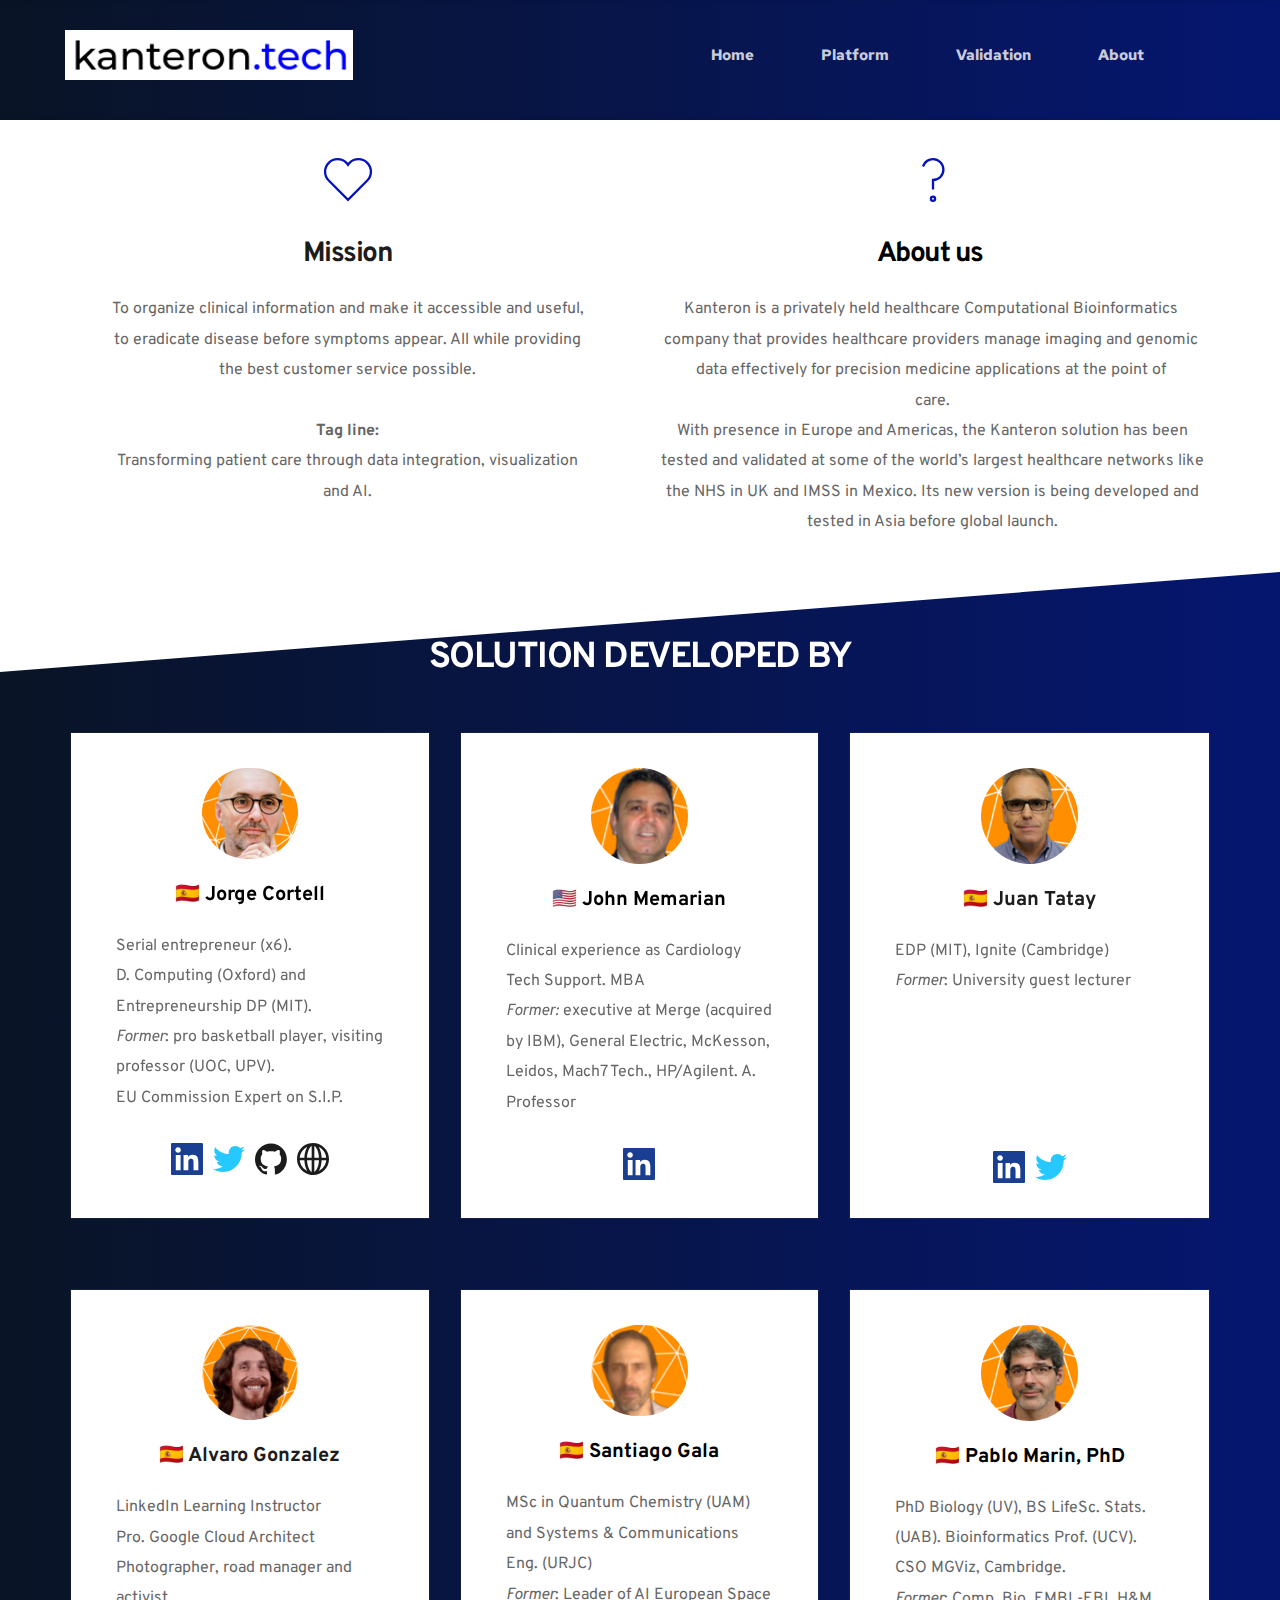
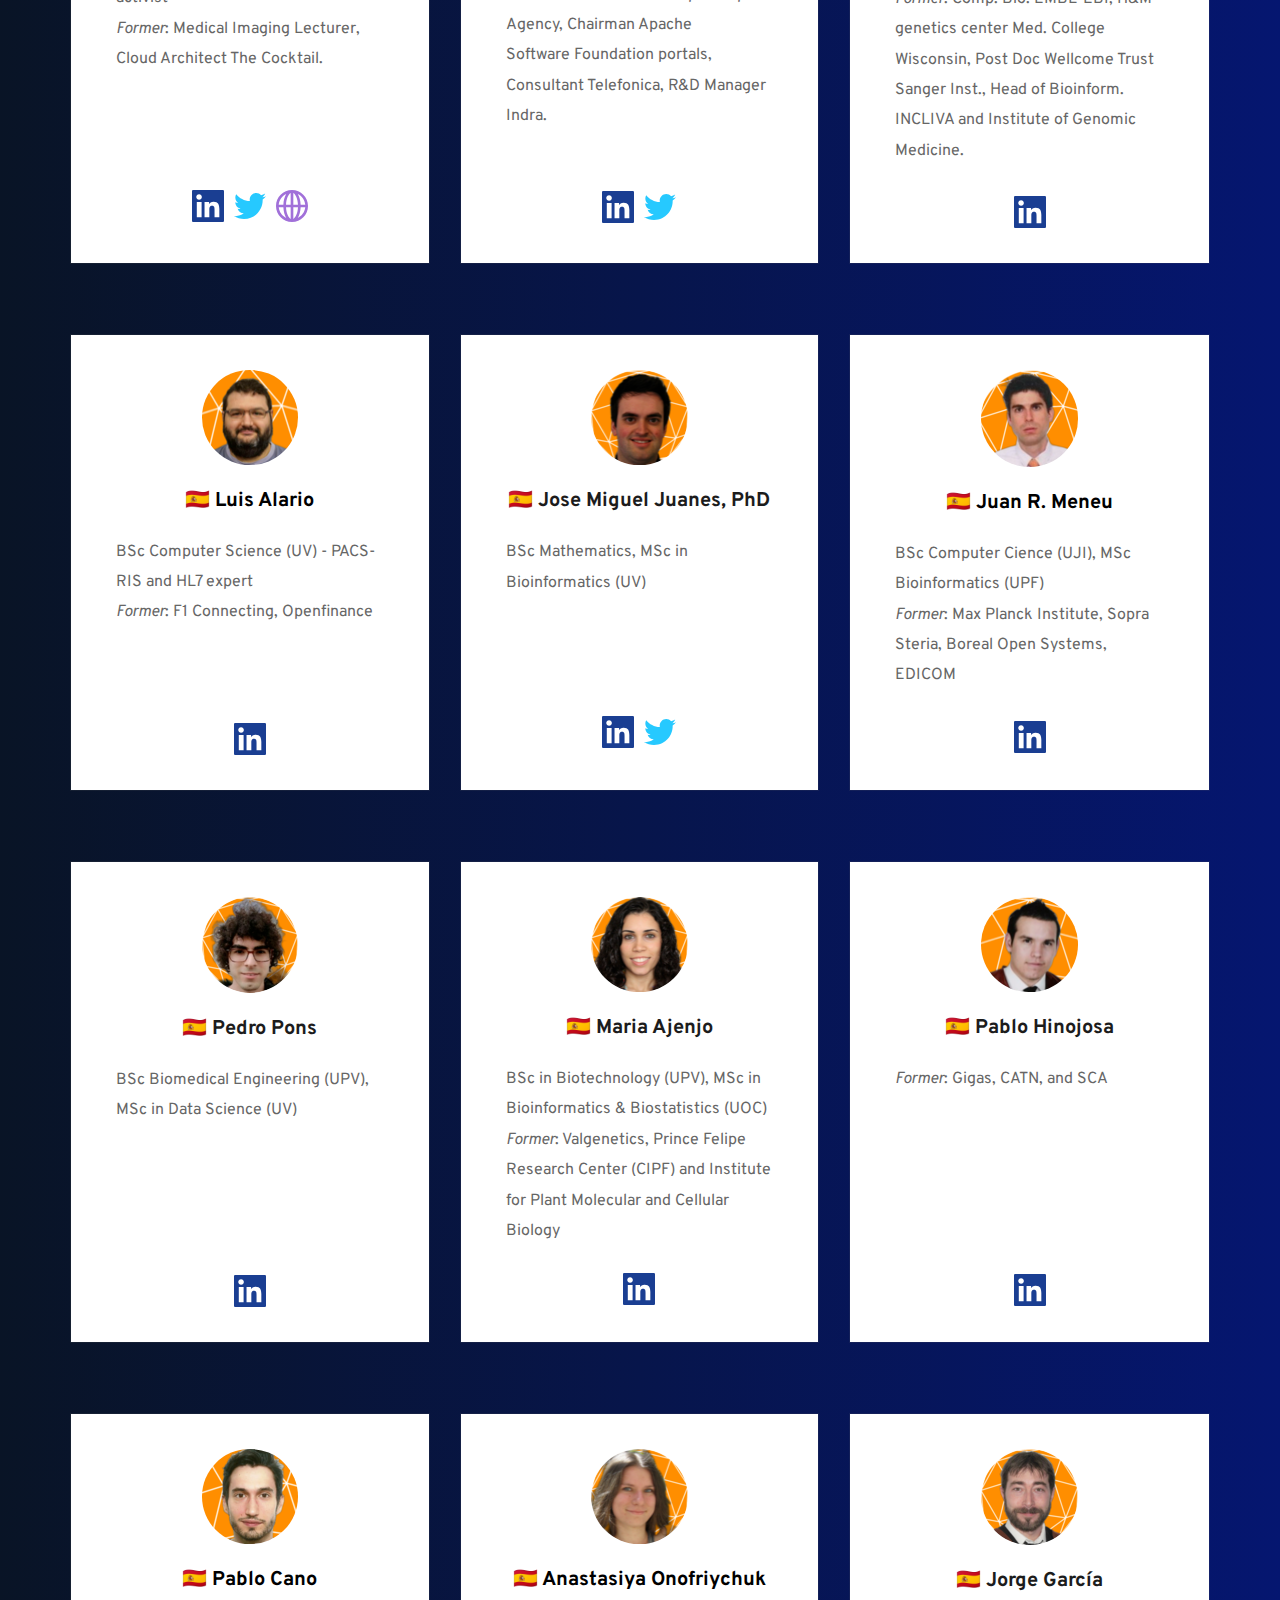
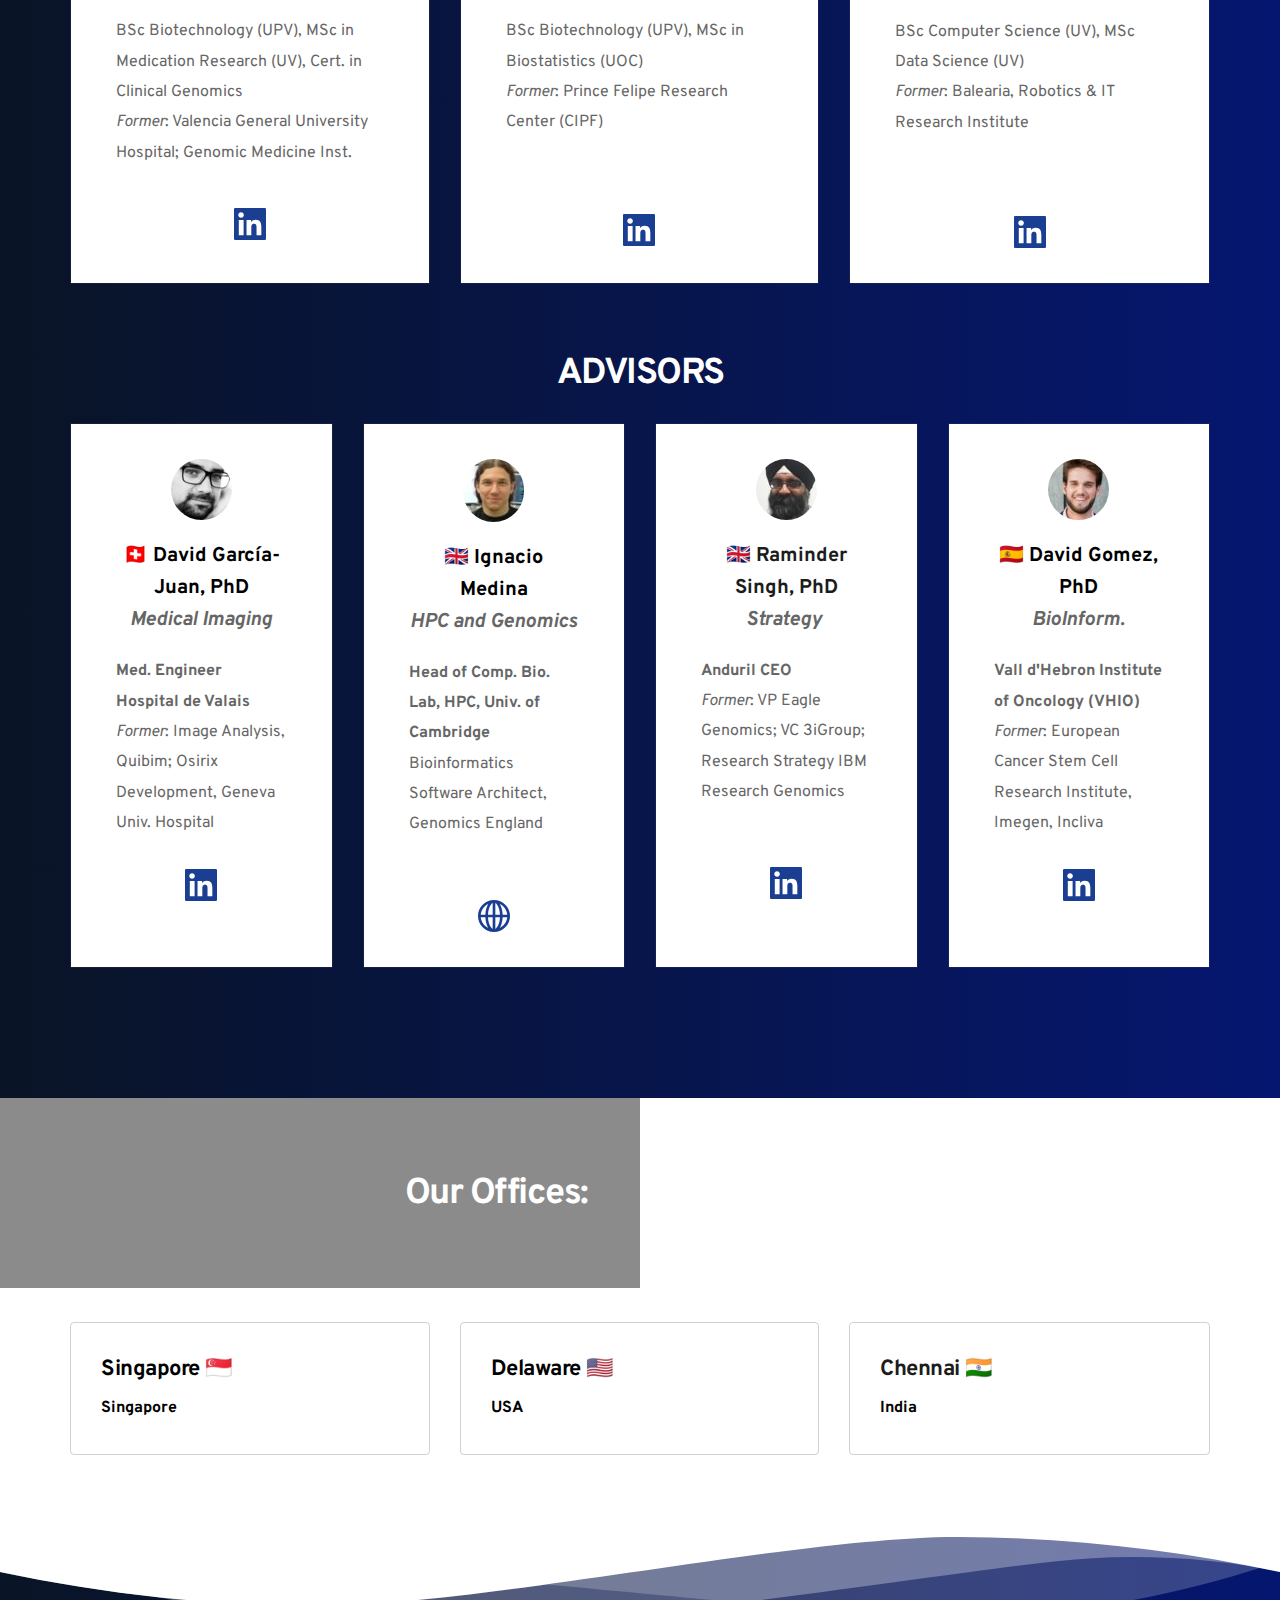
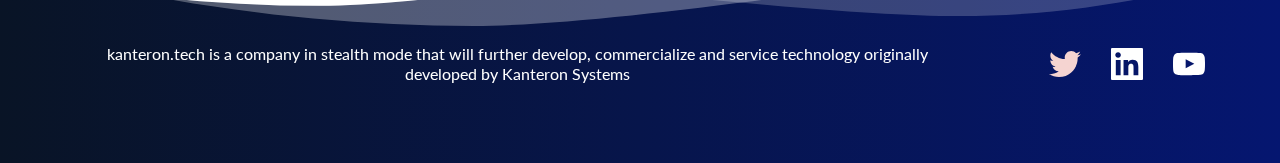
<file: about.html>
<!DOCTYPE html><html lang="en"><head><meta charset="utf-8"><link rel="icon" href="assets/img/1d82e1504363d76953463691162de744.png" sizes="16x16"><title>About | kanteron.tech</title><meta name="description" content="Kanteron Systems built an advanced system for radiology and pathology, 10 years ahead. Now we (kanteron.tech) are taking it even further."><meta property="og:title" content=""><meta property="og:description" content=""><meta property="og:url" content="/about"><meta content="summary_large_image" name="twitter:card"><!-- ASSETS --><meta name="viewport" content="width=device-width, initial-scale=1"><link class="brz-link brz-link-google-prefetch" rel="dns-prefetch" href="//ajax.googleapis.com"><link class="brz-link brz-link-google-prefetch" rel="dns-prefetch" href="//fonts.googleapis.com"><link class="brz-link brz-link-google-preconnect" rel="preconnect" href="https://fonts.gstatic.com/" crossorigin><link class="brz-link brz-link-cdn-preconnect" rel="preconnect" href="assets/d41d8cd98f00b204e9800998ecf8427e.x-empty" crossorigin><link href="https://fonts.googleapis.com/css?family=Red Hat Text:regular,italic,500,500italic,700,700italic|Roboto:100,100italic,300,300italic,regular,italic,500,500italic,700,700italic,900,900italic|Lato:100,100italic,300,300italic,regular,italic,700,700italic,900,900italic|Overpass:100,100italic,200,200italic,300,300italic,regular,italic,600,600italic,700,700italic,800,800italic,900,900italic&subset=arabic,bengali,cyrillic,cyrillic-ext,devanagari,greek,greek-ext,gujarati,hebrew,khmer,korean,latin-ext,tamil,telugu,thai,vietnamese&display=swap" class="brz-link brz-link-google" type="text/css" rel="stylesheet"/><link href="assets/99e194efd57231e7813372656463e6e7.css" class="brz-link brz-link-preview-lib-pro" data-group="group-2" rel="stylesheet"/><link href="assets/7d7fc70b352d2ed45c5e24f78f90f438.css" class="brz-link brz-link-preview-pro" rel="stylesheet"/><style class="brz-style">.brz .css-myvvvo, .brz [data-css-myvvvo] {color: rgba(3,18,187,1);border-color: rgba(35,157,219,0);background-color: rgba(189,225,244,0);background-image: none;border-width: 0;border-style: solid;width: 50px;height: 50px;font-size: 50px;padding: 0px;border-radius: 0;stroke-width: 2.3;transition: all .5s ease-in-out;transition-property: background,border-radius,color,border-color,box-shadow;-webkit-transition: all .5s ease-in-out;-moz-transition: all .5s ease-in-out;-webkit-transition-property: background,border-radius,color,border-color,box-shadow;-moz-transition-property: background,border-radius,color,border-color,box-shadow;}
@media (min-width: 991px) {.brz .css-myvvvo:hover, .brz [data-css-myvvvo]:hover {color: rgba(28,28,28,.8);border-color: rgba(35,157,219,0);background-color: rgba(189,225,244,0);background-image: none;}}
@media (max-width: 991px) {.brz .css-myvvvo, .brz [data-css-myvvvo] {width: 50px;height: 50px;font-size: 50px;padding: 0px;border-radius: 0px;stroke-width: 2.3;}}
@media (max-width: 767px) {.brz .css-myvvvo, .brz [data-css-myvvvo] {width: 50px;height: 50px;font-size: 50px;padding: 0px;border-radius: 0px;stroke-width: 2.3;}}
.brz .css-1f4ea02, .brz [data-css-1f4ea02] {color: rgba(26,62,146,1);border-color: rgba(35,157,219,0);background-color: rgba(189,225,244,0);background-image: none;border-width: 0;border-style: solid;width: 32px;height: 32px;font-size: 32px;padding: 0px;border-radius: 3px;stroke-width: 0;transition: all .5s ease-in-out;transition-property: background,border-radius,color,border-color,box-shadow;-webkit-transition: all .5s ease-in-out;-moz-transition: all .5s ease-in-out;-webkit-transition-property: background,border-radius,color,border-color,box-shadow;-moz-transition-property: background,border-radius,color,border-color,box-shadow;}
@media (min-width: 991px) {.brz .css-1f4ea02:hover, .brz [data-css-1f4ea02]:hover {color: rgba(26,62,146,.8);border-color: rgba(35,157,219,0);background-color: rgba(189,225,244,0);background-image: none;}}
@media (max-width: 991px) {.brz .css-1f4ea02, .brz [data-css-1f4ea02] {width: 32px;height: 32px;font-size: 32px;padding: 0px;border-radius: 0px;stroke-width: 0;}}
@media (max-width: 767px) {.brz .css-1f4ea02, .brz [data-css-1f4ea02] {width: 32px;height: 32px;font-size: 32px;padding: 0px;border-radius: 0px;stroke-width: 0;}}
.brz .css-1l248wz, .brz [data-css-1l248wz] {color: rgba(38,201,255,1);border-color: rgba(35,157,219,0);background-color: rgba(189,225,244,0);background-image: none;border-width: 0;border-style: solid;width: 32px;height: 32px;font-size: 32px;padding: 0px;border-radius: 3px;stroke-width: 0;transition: all .5s ease-in-out;transition-property: background,border-radius,color,border-color,box-shadow;-webkit-transition: all .5s ease-in-out;-moz-transition: all .5s ease-in-out;-webkit-transition-property: background,border-radius,color,border-color,box-shadow;-moz-transition-property: background,border-radius,color,border-color,box-shadow;}
@media (min-width: 991px) {.brz .css-1l248wz:hover, .brz [data-css-1l248wz]:hover {color: rgba(38,201,255,.8);border-color: rgba(35,157,219,0);background-color: rgba(189,225,244,0);background-image: none;}}
@media (max-width: 991px) {.brz .css-1l248wz, .brz [data-css-1l248wz] {width: 32px;height: 32px;font-size: 32px;padding: 0px;border-radius: 0px;stroke-width: 0;}}
@media (max-width: 767px) {.brz .css-1l248wz, .brz [data-css-1l248wz] {width: 32px;height: 32px;font-size: 32px;padding: 0px;border-radius: 0px;stroke-width: 0;}}
.brz .css-1fe0pfp, .brz [data-css-1fe0pfp] {color: rgba(28,28,28,1);border-color: rgba(35,157,219,0);background-color: rgba(189,225,244,0);background-image: none;border-width: 0;border-style: solid;width: 32px;height: 32px;font-size: 32px;padding: 0px;border-radius: 3px;stroke-width: 0;transition: all .5s ease-in-out;transition-property: background,border-radius,color,border-color,box-shadow;-webkit-transition: all .5s ease-in-out;-moz-transition: all .5s ease-in-out;-webkit-transition-property: background,border-radius,color,border-color,box-shadow;-moz-transition-property: background,border-radius,color,border-color,box-shadow;}
@media (min-width: 991px) {.brz .css-1fe0pfp:hover, .brz [data-css-1fe0pfp]:hover {color: rgba(28,28,28,.8);border-color: rgba(35,157,219,0);background-color: rgba(189,225,244,0);background-image: none;}}
@media (max-width: 991px) {.brz .css-1fe0pfp, .brz [data-css-1fe0pfp] {width: 32px;height: 32px;font-size: 32px;padding: 0px;border-radius: 0px;stroke-width: 0;}}
@media (max-width: 767px) {.brz .css-1fe0pfp, .brz [data-css-1fe0pfp] {width: 32px;height: 32px;font-size: 32px;padding: 0px;border-radius: 0px;stroke-width: 0;}}
.brz .css-kkmmsv, .brz [data-css-kkmmsv] {color: rgba(161,112,217,1);border-color: rgba(35,157,219,0);background-color: rgba(189,225,244,0);background-image: none;border-width: 0;border-style: solid;width: 32px;height: 32px;font-size: 32px;padding: 0px;border-radius: 3px;stroke-width: 0;transition: all .5s ease-in-out;transition-property: background,border-radius,color,border-color,box-shadow;-webkit-transition: all .5s ease-in-out;-moz-transition: all .5s ease-in-out;-webkit-transition-property: background,border-radius,color,border-color,box-shadow;-moz-transition-property: background,border-radius,color,border-color,box-shadow;}
@media (min-width: 991px) {.brz .css-kkmmsv:hover, .brz [data-css-kkmmsv]:hover {color: rgba(214,1,7,.8);border-color: rgba(35,157,219,0);background-color: rgba(189,225,244,0);background-image: none;}}
@media (max-width: 991px) {.brz .css-kkmmsv, .brz [data-css-kkmmsv] {width: 32px;height: 32px;font-size: 32px;padding: 0px;border-radius: 0px;stroke-width: 0;}}
@media (max-width: 767px) {.brz .css-kkmmsv, .brz [data-css-kkmmsv] {width: 32px;height: 32px;font-size: 32px;padding: 0px;border-radius: 0px;stroke-width: 0;}}
.brz .css-z7yupz, .brz [data-css-z7yupz] {color: rgba(38,201,255,1);border-color: rgba(35,157,219,0);background-color: rgba(189,225,244,0);background-image: none;border-width: 0;border-style: solid;width: 32px;height: 32px;font-size: 32px;padding: 0px;border-radius: 3px;stroke-width: 0;transition: all .5s ease-in-out;transition-property: background,border-radius,color,border-color,box-shadow;-webkit-transition: all .5s ease-in-out;-moz-transition: all .5s ease-in-out;-webkit-transition-property: background,border-radius,color,border-color,box-shadow;-moz-transition-property: background,border-radius,color,border-color,box-shadow;}
@media (min-width: 991px) {.brz .css-z7yupz:hover, .brz [data-css-z7yupz]:hover {color: rgba(106,156,249,.8);border-color: rgba(35,157,219,0);background-color: rgba(189,225,244,0);background-image: none;}}
@media (max-width: 991px) {.brz .css-z7yupz, .brz [data-css-z7yupz] {width: 32px;height: 32px;font-size: 32px;padding: 0px;border-radius: 0px;stroke-width: 0;}}
@media (max-width: 767px) {.brz .css-z7yupz, .brz [data-css-z7yupz] {width: 32px;height: 32px;font-size: 32px;padding: 0px;border-radius: 0px;stroke-width: 0;}}
.brz .css-7z4i2m, .brz [data-css-7z4i2m] {color: rgba(245,212,209,1);border-color: rgba(35,157,219,0);background-color: rgba(189,225,244,0);background-image: none;border-width: 0;border-style: solid;width: 32px;height: 32px;font-size: 32px;padding: 0px;border-radius: 0;stroke-width: 0;transition: all .5s ease-in-out;transition-property: background,border-radius,color,border-color,box-shadow;-webkit-transition: all .5s ease-in-out;-moz-transition: all .5s ease-in-out;-webkit-transition-property: background,border-radius,color,border-color,box-shadow;-moz-transition-property: background,border-radius,color,border-color,box-shadow;}
@media (min-width: 991px) {.brz .css-7z4i2m:hover, .brz [data-css-7z4i2m]:hover {color: rgba(3,18,187,.8);border-color: rgba(35,157,219,0);background-color: rgba(189,225,244,0);background-image: none;}}
@media (max-width: 991px) {.brz .css-7z4i2m, .brz [data-css-7z4i2m] {width: 32px;height: 32px;font-size: 32px;padding: 0px;border-radius: 0px;stroke-width: 0;}}
@media (max-width: 767px) {.brz .css-7z4i2m, .brz [data-css-7z4i2m] {width: 32px;height: 32px;font-size: 32px;padding: 0px;border-radius: 0px;stroke-width: 0;}}
.brz .css-cj5hwo, .brz [data-css-cj5hwo] {color: rgba(255,255,255,1);border-color: rgba(35,157,219,0);background-color: rgba(189,225,244,0);background-image: none;border-width: 0;border-style: solid;width: 32px;height: 32px;font-size: 32px;padding: 0px;border-radius: 0;stroke-width: 0;transition: all .5s ease-in-out;transition-property: background,border-radius,color,border-color,box-shadow;-webkit-transition: all .5s ease-in-out;-moz-transition: all .5s ease-in-out;-webkit-transition-property: background,border-radius,color,border-color,box-shadow;-moz-transition-property: background,border-radius,color,border-color,box-shadow;}
@media (min-width: 991px) {.brz .css-cj5hwo:hover, .brz [data-css-cj5hwo]:hover {color: rgba(3,18,187,.8);border-color: rgba(35,157,219,0);background-color: rgba(189,225,244,0);background-image: none;}}
@media (max-width: 991px) {.brz .css-cj5hwo, .brz [data-css-cj5hwo] {width: 32px;height: 32px;font-size: 32px;padding: 0px;border-radius: 0px;stroke-width: 0;}}
@media (max-width: 767px) {.brz .css-cj5hwo, .brz [data-css-cj5hwo] {width: 32px;height: 32px;font-size: 32px;padding: 0px;border-radius: 0px;stroke-width: 0;}}</style><style class="brz-style">@media (min-width:991px) {.brz .brz-css-kisnw {display: block;}}
@media (max-width:991px) and (min-width:768px) {.brz .brz-css-kisnw {display: block;}}
@media (max-width:767px) {.brz .brz-css-kisnw {display: block;}}
.brz .brz-css-aqnsw {padding: 10px 0px 10px 0px;margin: 0;}
.brz .brz-css-aqnsw > .brz-bg {border: 0px solid rgba(102,115,141,0);border-radius: 0;}
.brz .brz-css-aqnsw > .brz-bg > .brz-bg-image {background-image: none;}
.brz .brz-css-aqnsw > .brz-bg > .brz-bg-image:after {content: "";background-image: none;}
.brz .brz-css-aqnsw > .brz-bg > .brz-bg-color {background-color: rgba(255,255,255,1);background-image: none;}
.brz .brz-css-aqnsw > .brz-bg > .brz-bg-shape__top {background-image: none;background-size: 100% 100px;height: 100px;transform: rotateX(0deg) rotateY(0deg);z-index: auto;}
.brz .brz-css-aqnsw > .brz-bg > .brz-bg-shape__bottom {background-image: none;background-size: 100% 100px;height: 100px;transform: rotateX(-180deg) rotateY(-180deg);z-index: auto;}
@media (max-width:991px) and (min-width:768px) {.brz .brz-css-aqnsw {padding: 10px 0px 10px 0px;margin: 0;}
	.brz .brz-css-aqnsw > .brz-bg {border: 0px solid rgba(102,115,141,0);border-radius: 0;}
	.brz .brz-css-aqnsw > .brz-bg > .brz-bg-image {background-image: none;}
	.brz .brz-css-aqnsw > .brz-bg > .brz-bg-image:after {content: "";background-image: none;}
	.brz .brz-css-aqnsw > .brz-bg > .brz-bg-color {background-color: rgba(255,255,255,1);background-image: none;}
	.brz .brz-css-aqnsw > .brz-bg > .brz-bg-shape__top {background-image: none;background-size: 100% 100px;height: 100px;transform: rotateX(0deg) rotateY(0deg);z-index: auto;}
	.brz .brz-css-aqnsw > .brz-bg > .brz-bg-shape__bottom {background-image: none;background-size: 100% 100px;height: 100px;transform: rotateX(-180deg) rotateY(-180deg);z-index: auto;}}
@media (max-width:767px) {.brz .brz-css-aqnsw {padding: 10px 0px 10px 0px;margin: 0;}
	.brz .brz-css-aqnsw > .brz-bg {border: 0px solid rgba(102,115,141,0);border-radius: 0;}
	.brz .brz-css-aqnsw > .brz-bg > .brz-bg-image {background-image: none;}
	.brz .brz-css-aqnsw > .brz-bg > .brz-bg-image:after {content: "";background-image: none;}
	.brz .brz-css-aqnsw > .brz-bg > .brz-bg-color {background-color: rgba(255,255,255,1);background-image: none;}
	.brz .brz-css-aqnsw > .brz-bg > .brz-bg-shape__top {background-image: none;background-size: 100% 100px;height: 100px;transform: rotateX(0deg) rotateY(0deg);z-index: auto;}
	.brz .brz-css-aqnsw > .brz-bg > .brz-bg-shape__bottom {background-image: none;background-size: 100% 100px;height: 100px;transform: rotateX(-180deg) rotateY(-180deg);z-index: auto;}}
.brz .brz-css-viqtb {border: 0px solid transparent;}
@media (min-width:991px) {.brz .brz-css-viqtb {max-width: calc(1 * var(--brz-section-container-max-width,1170px));}}
@media (max-width:991px) and (min-width:768px) {.brz .brz-css-viqtb {border: 0px solid transparent;}}
@media (max-width:991px) and (min-width:768px) {.brz .brz-css-viqtb {max-width: 100%;}}
@media (max-width:767px) {.brz .brz-css-viqtb {border: 0px solid transparent;}}
@media (max-width:767px) {.brz .brz-css-viqtb {max-width: 100%;}}
.brz .brz-css-xmcmm {margin: 0;z-index: auto;align-items: flex-start;}
.brz .brz-css-xmcmm > .brz-bg {border: 0px solid rgba(102,115,141,0);border-radius: 0;max-width: 100%;}
.brz .brz-css-xmcmm > .brz-bg > .brz-bg-image {background-image: none;display: block;}
.brz .brz-css-xmcmm > .brz-bg > .brz-bg-image:after {content: "";background-image: none;}
.brz .brz-css-xmcmm > .brz-bg > .brz-bg-color {background-color: rgba(0,0,0,0);background-image: none;}
.brz .brz-css-xmcmm > .brz-bg > .brz-bg-map {display: none;}
.brz .brz-css-xmcmm > .brz-bg > .brz-bg-video {display: none;}
.brz .brz-css-xmcmm > .brz-row {border: 0px solid transparent;}
@media (min-width:991px) {.brz .brz-css-xmcmm {min-height: auto;display: flex;}
	.brz .brz-css-xmcmm > .brz-bg {transition-duration: .5s;transition-property: filter,box-shadow,background,border-radius,border-color;}
	.brz .brz-css-xmcmm > .brz-bg > .brz-bg-image {transition-duration: .5s;transition-property: filter,box-shadow,background,border-radius,border-color;}
	.brz .brz-css-xmcmm > .brz-bg > .brz-bg-color {transition-duration: .5s;transition-property: filter,box-shadow,background,border-radius,border-color;}
	.brz .brz-css-xmcmm > .brz-bg > .brz-bg-video {transition-duration: .5s;transition-property: filter,box-shadow,background,border-radius,border-color;}
	.brz .brz-css-xmcmm > .brz-row {transition-duration: .5s;transition-property: filter,box-shadow,background,border-radius,border-color;}}
@media (max-width:991px) and (min-width:768px) {.brz .brz-css-xmcmm {margin: 0;z-index: auto;align-items: flex-start;}
	.brz .brz-css-xmcmm > .brz-bg {border: 0px solid rgba(102,115,141,0);border-radius: 0;max-width: 100%;}
	.brz .brz-css-xmcmm > .brz-bg > .brz-bg-image {background-image: none;display: block;}
	.brz .brz-css-xmcmm > .brz-bg > .brz-bg-image:after {content: "";background-image: none;}
	.brz .brz-css-xmcmm > .brz-bg > .brz-bg-color {background-color: rgba(0,0,0,0);background-image: none;}
	.brz .brz-css-xmcmm > .brz-bg > .brz-bg-map {display: none;}
	.brz .brz-css-xmcmm > .brz-bg > .brz-bg-video {display: none;}
	.brz .brz-css-xmcmm > .brz-row {border: 0px solid transparent;}}
@media (max-width:991px) and (min-width:768px) {.brz .brz-css-xmcmm {min-height: auto;display: flex;}
	.brz .brz-css-xmcmm > .brz-bg {transition-duration: .5s;transition-property: filter,box-shadow,background,border-radius,border-color;}
	.brz .brz-css-xmcmm > .brz-bg > .brz-bg-image {transition-duration: .5s;transition-property: filter,box-shadow,background,border-radius,border-color;}
	.brz .brz-css-xmcmm > .brz-bg > .brz-bg-color {transition-duration: .5s;transition-property: filter,box-shadow,background,border-radius,border-color;}
	.brz .brz-css-xmcmm > .brz-bg > .brz-bg-video {transition-duration: .5s;transition-property: filter,box-shadow,background,border-radius,border-color;}
	.brz .brz-css-xmcmm > .brz-row {flex-direction: row;flex-wrap: wrap;justify-content: flex-start;transition-duration: .5s;transition-property: filter,box-shadow,background,border-radius,border-color;}}
@media (max-width:767px) {.brz .brz-css-xmcmm {margin: 0;z-index: auto;align-items: flex-start;}
	.brz .brz-css-xmcmm > .brz-bg {border: 0px solid rgba(102,115,141,0);border-radius: 0;max-width: 100%;}
	.brz .brz-css-xmcmm > .brz-bg > .brz-bg-image {background-image: none;display: block;}
	.brz .brz-css-xmcmm > .brz-bg > .brz-bg-image:after {content: "";background-image: none;}
	.brz .brz-css-xmcmm > .brz-bg > .brz-bg-color {background-color: rgba(0,0,0,0);background-image: none;}
	.brz .brz-css-xmcmm > .brz-bg > .brz-bg-map {display: none;}
	.brz .brz-css-xmcmm > .brz-bg > .brz-bg-video {display: none;}
	.brz .brz-css-xmcmm > .brz-row {border: 0px solid transparent;}}
@media (max-width:767px) {.brz .brz-css-xmcmm {min-height: auto;display: flex;}
	.brz .brz-css-xmcmm > .brz-bg {transition-duration: .5s;transition-property: filter,box-shadow,background,border-radius,border-color;}
	.brz .brz-css-xmcmm > .brz-bg > .brz-bg-image {transition-duration: .5s;transition-property: filter,box-shadow,background,border-radius,border-color;}
	.brz .brz-css-xmcmm > .brz-bg > .brz-bg-color {transition-duration: .5s;transition-property: filter,box-shadow,background,border-radius,border-color;}
	.brz .brz-css-xmcmm > .brz-bg > .brz-bg-video {transition-duration: .5s;transition-property: filter,box-shadow,background,border-radius,border-color;}
	.brz .brz-css-xmcmm > .brz-row {flex-direction: row;flex-wrap: wrap;justify-content: flex-start;transition-duration: .5s;transition-property: filter,box-shadow,background,border-radius,border-color;}}
.brz .brz-css-ntzdo {padding: 10px;max-width: 100%;}
@media (max-width:991px) and (min-width:768px) {.brz .brz-css-ntzdo {padding: 0;max-width: 100%;}}
@media (max-width:767px) {.brz .brz-css-ntzdo {padding: 0;max-width: 100%;}}
.brz .brz-css-lwstv {z-index: auto;flex: 1 1 50%;max-width: 50%;justify-content: flex-start;}
.brz .brz-css-lwstv > .brz-bg {border: 0px solid rgba(102,115,141,0);border-radius: 0;margin: 0;}
.brz .brz-css-lwstv > .brz-bg > .brz-bg-image {background-image: none;}
.brz .brz-css-lwstv > .brz-bg > .brz-bg-image:after {content: "";background-image: none;}
.brz .brz-css-lwstv > .brz-bg > .brz-bg-color {background-color: rgba(0,0,0,0);background-image: none;}
@media (min-width:991px) {.brz .brz-css-lwstv > .brz-bg {transition-duration: .5s;transition-property: filter,box-shadow,background,border-radius,border-color;}
	.brz .brz-css-lwstv > .brz-bg > .brz-bg-image {transition-duration: .5s;transition-property: filter,box-shadow,background,border-radius,border-color;}
	.brz .brz-css-lwstv > .brz-bg > .brz-bg-color {transition-duration: .5s;transition-property: filter,box-shadow,background,border-radius,border-color;}}
@media (max-width:991px) and (min-width:768px) {.brz .brz-css-lwstv {z-index: auto;flex: 1 1 50%;max-width: 50%;justify-content: flex-start;}
	.brz .brz-css-lwstv > .brz-bg {border: 0px solid rgba(102,115,141,0);border-radius: 0;margin: 0;}
	.brz .brz-css-lwstv > .brz-bg > .brz-bg-image {background-image: none;}
	.brz .brz-css-lwstv > .brz-bg > .brz-bg-image:after {content: "";background-image: none;}
	.brz .brz-css-lwstv > .brz-bg > .brz-bg-color {background-color: rgba(0,0,0,0);background-image: none;}}
@media (max-width:991px) and (min-width:768px) {.brz .brz-css-lwstv > .brz-bg {transition-duration: .5s;transition-property: filter,box-shadow,background,border-radius,border-color;}
	.brz .brz-css-lwstv > .brz-bg > .brz-bg-image {transition-duration: .5s;transition-property: filter,box-shadow,background,border-radius,border-color;}
	.brz .brz-css-lwstv > .brz-bg > .brz-bg-color {transition-duration: .5s;transition-property: filter,box-shadow,background,border-radius,border-color;}}
@media (max-width:767px) {.brz .brz-css-lwstv {z-index: auto;flex: 1 1 100%;max-width: 100%;justify-content: flex-start;}
	.brz .brz-css-lwstv > .brz-bg {border: 0px solid rgba(102,115,141,0);border-radius: 0;margin: 10px 0px 10px 0px;}
	.brz .brz-css-lwstv > .brz-bg > .brz-bg-image {background-image: none;}
	.brz .brz-css-lwstv > .brz-bg > .brz-bg-image:after {content: "";background-image: none;}
	.brz .brz-css-lwstv > .brz-bg > .brz-bg-color {background-color: rgba(0,0,0,0);background-image: none;}}
@media (max-width:767px) {.brz .brz-css-lwstv > .brz-bg {transition-duration: .5s;transition-property: filter,box-shadow,background,border-radius,border-color;}
	.brz .brz-css-lwstv > .brz-bg > .brz-bg-image {transition-duration: .5s;transition-property: filter,box-shadow,background,border-radius,border-color;}
	.brz .brz-css-lwstv > .brz-bg > .brz-bg-color {transition-duration: .5s;transition-property: filter,box-shadow,background,border-radius,border-color;}}
.brz .brz-css-teprw {z-index: auto;margin: 0;border: 0px solid transparent;padding: 5px 15px 5px 15px;}
@media (min-width:991px) {.brz .brz-css-teprw {display: flex;transition-duration: .5s;transition-property: filter,box-shadow,background,border-radius,border-color;}}
@media (max-width:991px) and (min-width:768px) {.brz .brz-css-teprw {z-index: auto;margin: 0;border: 0px solid transparent;padding: 5px 15px 5px 15px;}}
@media (max-width:991px) and (min-width:768px) {.brz .brz-css-teprw {display: flex;transition-duration: .5s;transition-property: filter,box-shadow,background,border-radius,border-color;}}
@media (max-width:767px) {.brz .brz-css-teprw {z-index: auto;margin: 10px 0px 10px 0px;border: 0px solid transparent;padding: 0;}}
@media (max-width:767px) {.brz .brz-css-teprw {display: flex;transition-duration: .5s;transition-property: filter,box-shadow,background,border-radius,border-color;}}
.brz .brz-css-rrano {padding: 0;margin: 10px 0px 10px 0px;justify-content: center;position: relative;}
@media (min-width:991px) {.brz .brz-css-rrano {display: flex;z-index: auto;position: relative;}}
@media (max-width:991px) and (min-width:768px) {.brz .brz-css-rrano {padding: 0;margin: 10px 0px 10px 0px;justify-content: center;position: relative;}}
@media (max-width:991px) and (min-width:768px) {.brz .brz-css-rrano {display: flex;z-index: auto;position: relative;}}
@media (max-width:767px) {.brz .brz-css-rrano {padding: 0;margin: 10px 0px 10px 0px;justify-content: center;position: relative;}}
@media (max-width:767px) {.brz .brz-css-rrano {display: flex;z-index: auto;position: relative;}}
.brz .brz-css-xiqku {max-width: 22%;height: auto;border: 0px solid rgba(102,115,141,0);border-radius: 0;}
@media (min-width:991px) {.brz .brz-css-xiqku {transition-duration: .5s;transition-property: border,box-shadow,filter;}
	.brz .brz-css-xiqku:after {transition-duration: .5s;transition-property: border,box-shadow,filter;}
	.brz .brz-css-xiqku .brz-picture {transition-duration: .5s;transition-property: border,box-shadow,filter;}}
@media (max-width:991px) and (min-width:768px) {.brz .brz-css-xiqku {max-width: 75%;height: auto;border: 0px solid rgba(102,115,141,0);border-radius: 0;}}
@media (max-width:991px) and (min-width:768px) {.brz .brz-css-xiqku {transition-duration: .5s;transition-property: border,box-shadow,filter;}
	.brz .brz-css-xiqku:after {transition-duration: .5s;transition-property: border,box-shadow,filter;}
	.brz .brz-css-xiqku .brz-picture {transition-duration: .5s;transition-property: border,box-shadow,filter;}}
@media (max-width:767px) {.brz .brz-css-xiqku {max-width: 30%;height: auto;border: 0px solid rgba(102,115,141,0);border-radius: 0;}}
@media (max-width:767px) {.brz .brz-css-xiqku {transition-duration: .5s;transition-property: border,box-shadow,filter;}
	.brz .brz-css-xiqku:after {transition-duration: .5s;transition-property: border,box-shadow,filter;}
	.brz .brz-css-xiqku .brz-picture {transition-duration: .5s;transition-property: border,box-shadow,filter;}}
.brz .brz-css-taubd {padding-top: 17.4545%;}
.brz .brz-css-taubd > .brz-img {position: absolute;width: 100%;}
@media (max-width:991px) and (min-width:768px) {.brz .brz-css-taubd {padding-top: 17.4444%;}
	.brz .brz-css-taubd > .brz-img {position: absolute;width: 100%;}}
@media (max-width:767px) {.brz .brz-css-taubd {padding-top: 17.4419%;}
	.brz .brz-css-taubd > .brz-img {position: absolute;width: 100%;}}
@media (min-width:991px) {.brz .brz-css-tcceb .brz-mm-menu__icon {display: none;font-size: 18px;color: rgba(51,51,51,1);}
	.brz .brz-css-tcceb .brz-menu {display: flex;}}
@media (max-width:991px) and (min-width:768px) {.brz .brz-css-tcceb .brz-mm-menu__icon {display: flex;font-size: 18px;color: rgba(51,51,51,1);}
	.brz .brz-css-tcceb .brz-menu {display: none;}}
@media (max-width:767px) {.brz .brz-css-tcceb .brz-mm-menu__icon {display: flex;font-size: 18px;color: rgba(51,51,51,1);}
	.brz .brz-css-tcceb .brz-menu {display: none;}}
.brz .brz-css-xdmvh .brz-menu__ul {font-family: Overpass,sans-serif;color: rgba(0,0,0,1);}
.brz .brz-css-xdmvh .brz-menu__ul:not(.brz-mm-listview) {display: flex;flex-wrap: wrap;justify-content: inherit;align-items: center;max-width: none;margin: 0px -5px 0px -5px;}
.brz .brz-css-xdmvh .brz-menu__ul > .brz-menu__item > .brz-a {flex-flow: row nowrap;}
.brz .brz-css-xdmvh .brz-menu__ul > .brz-menu__item > .brz-a {color: rgba(0,0,0,1);background-color: rgba(255,255,255,0);padding: 0px 5px 0px 5px;}
.brz .brz-css-xdmvh .brz-menu__ul > .brz-menu__item.brz-menu__item--opened > .brz-a {color: rgba(0,0,0,1);background-color: rgba(255,255,255,0);}
.brz .brz-css-xdmvh .brz-menu__ul > .brz-menu__item.brz-menu__item--opened {color: rgba(0,0,0,1);background-color: rgba(255,255,255,0);border: 0px solid rgba(85,85,85,1);}
.brz .brz-css-xdmvh .brz-menu__ul > .brz-menu__item.brz-menu__item--current {color: rgba(0,0,0,1);background-color: rgba(255,255,255,0);border: 0px solid rgba(85,85,85,1);}
.brz .brz-css-xdmvh .brz-menu__ul > .brz-menu__item.brz-menu__item--current > .brz-a {color: rgba(0,0,0,1);background-color: rgba(255,255,255,0);}
.brz .brz-css-xdmvh .brz-menu__item__icon {margin: 0 15px 0 0;}
.brz .brz-css-xdmvh .brz-menu__ul > .brz-menu__item {background-color: transparent;border: 0px solid rgba(85,85,85,1);}
.brz .brz-css-xdmvh .brz-mm-menu__item {font-family: Overpass,sans-serif;color: rgba(255,255,255,1);border-color: rgba(85,85,85,1);}
.brz nav.brz-mm-menu.brz-css-xdmvh {background-color: rgba(51,51,51,1);}
.brz .brz-css-xdmvh.brz-mm-menu .brz-mm-menu__item .brz-mm-listitem__text {padding: 10px 20px 10px 20px;flex-flow: row nowrap;}
.brz .brz-css-xdmvh .brz-mm-menu__item:hover > .brz-mm-listitem__text {color: rgba(255,255,255,1);}
.brz .brz-css-xdmvh .brz-mm-navbar {color: rgba(255,255,255,1);}
.brz .brz-css-xdmvh .brz-mm-menu__item.brz-mm-listitem_opened {color: rgba(255,255,255,1);}
.brz .brz-css-xdmvh.brz-mm-menu.brz-mm-menu_theme-dark .brz-mm-panels, .brz .brz-css-xdmvh .brz-mm-panels > .brz-mm-panel {background-color: rgba(51,51,51,1);}
.brz .brz-css-xdmvh.brz-mm-menu.brz-mm-menu_theme-dark .brz-mm-navbar.brz-mm-listitem .brz-mm-listitem_opened > .brz-mm-listitem__text:after {border-color: rgba(85,85,85,1);}
.brz .brz-css-xdmvh .brz-mm-listitem {border-color: rgba(85,85,85,1);}
.brz .brz-css-xdmvh .brz-mm-menu__item.brz-mm-menu__item--current {color: rgba(255,255,255,1);}
.brz .brz-css-xdmvh .brz-mm-menu__item.brz-mm-menu__item--current:hover > .brz-mm-listitem__text {color: rgba(255,255,255,1);}
.brz .brz-css-xdmvh .brz-menu__sub-menu {font-family: Overpass,sans-serif;color: rgba(255,255,255,1);border-radius: 0;}
.brz .brz-css-xdmvh .brz-menu__sub-menu .brz-a {flex-flow: row nowrap;}
.brz .brz-css-xdmvh .brz-menu__sub-menu .brz-a:hover {color: rgba(255,255,255,1);}
.brz .brz-css-xdmvh .brz-menu__sub-item__icon {margin: 0 15px 0 0;font-size: 12px;}
.brz .brz-css-xdmvh .brz-menu__dropdown > .brz-menu__item.brz-menu__item--current > .brz-a {color: rgba(255,255,255,1);}
.brz .brz-css-xdmvh .brz-menu__dropdown > .brz-menu__item.brz-menu__item--current {background-color: rgba(51,51,51,1);}
.brz .brz-css-xdmvh .brz-menu__dropdown > .brz-menu__item.brz-menu__item--current:hover {background-color: rgba(51,51,51,1);}
.brz .brz-css-xdmvh .brz-menu__item-dropdown .brz-menu__item {background-color: rgba(51,51,51,1);}
.brz .brz-css-xdmvh .brz-menu__item-dropdown .brz-menu__item:hover {background-color: rgba(51,51,51,1);}
.brz .brz-css-xdmvh .brz-menu__dropdown .brz-menu__item-dropdown .brz-a:after {border-color: rgba(255,255,255,1);}
.brz .brz-css-xdmvh .brz-menu__dropdown > .brz-menu__item {border-bottom: 1px solid rgba(85,85,85,1);}
@media (min-width:991px) {.brz .brz-css-xdmvh .brz-menu__ul {font-size: 15px;font-weight: 700;line-height: 1.6;letter-spacing: 0px;}
	.brz .brz-css-xdmvh .brz-menu__item__icon {font-size: 12px;}
	.brz .brz-css-xdmvh .brz-menu__ul > .brz-menu__item {padding-top: 0px;padding-bottom: 0px;margin-right: 5px;margin-left: 5px;}
	.brz .brz-css-xdmvh .brz-mm-menu__item {font-size: 15px;font-weight: 700;line-height: 1.6;letter-spacing: 0px;}
	.brz .brz-css-xdmvh .brz-mm-menu__item .brz-a {justify-content: flex-start;}
	.brz .brz-css-xdmvh .brz-mm-menu__item__icon {margin: 0 15px 0 0;font-size: 12px;}
	.brz .brz-css-xdmvh .brz-mm-navbar {font-family: Overpass,sans-serif;font-size: 15px;font-weight: 700;line-height: 1.6;letter-spacing: 0px;border-color: rgba(85,85,85,1);}
	.brz .brz-css-xdmvh.brz-mm-menu .brz-mm-listitem_vertical .brz-mm-btn_next {height: calc(24px + 10px + 10px);padding-right: 20px;}
	.brz .brz-css-xdmvh .brz-menu__sub-menu {font-size: 15px;font-weight: 700;line-height: 1.6;letter-spacing: 0px;}
	.brz .brz-css-xdmvh .brz-menu__dropdown {position: absolute;top: 0;width: 305px;}
	.brz .brz-css-xdmvh [data-popper-placement='left-start'] {right: calc(100% + 5px);}
	.brz .brz-css-xdmvh [data-popper-placement='right-start'] {left: calc(100% + 5px);}
	.brz .brz-css-xdmvh > .brz-menu__ul > .brz-menu__item-dropdown > .brz-menu__dropdown {top: calc(100% + 5px);width: 300px;}
	.brz .brz-css-xdmvh > .brz-menu__ul > .brz-menu__item-dropdown > [data-popper-placement='left-start'] {right: 0;}
	.brz .brz-css-xdmvh > .brz-menu__ul > .brz-menu__item-dropdown > [data-popper-placement='right-start'] {left: 0;}
	.brz .brz-css-xdmvh .brz-mega-menu__dropdown {display: none;}}
@media (max-width:991px) and (min-width:768px) {.brz .brz-css-xdmvh .brz-menu__ul {font-family: Overpass,sans-serif;color: rgba(0,0,0,1);}
	.brz .brz-css-xdmvh .brz-menu__ul:not(.brz-mm-listview) {display: flex;flex-wrap: wrap;justify-content: inherit;align-items: center;max-width: none;margin: 0px -5px 0px -5px;}
	.brz .brz-css-xdmvh .brz-menu__ul > .brz-menu__item > .brz-a {flex-flow: row nowrap;}
	.brz .brz-css-xdmvh .brz-menu__ul > .brz-menu__item > .brz-a {color: rgba(0,0,0,1);background-color: rgba(255,255,255,0);padding: 0px 5px 0px 5px;}
	.brz .brz-css-xdmvh .brz-menu__ul > .brz-menu__item.brz-menu__item--opened > .brz-a {color: rgba(0,0,0,1);background-color: rgba(255,255,255,0);}
	.brz .brz-css-xdmvh .brz-menu__ul > .brz-menu__item.brz-menu__item--opened {color: rgba(0,0,0,1);background-color: rgba(255,255,255,0);border: 0px solid rgba(85,85,85,1);}
	.brz .brz-css-xdmvh .brz-menu__ul > .brz-menu__item.brz-menu__item--current {color: rgba(0,0,0,1);background-color: rgba(255,255,255,0);border: 0px solid rgba(85,85,85,1);}
	.brz .brz-css-xdmvh .brz-menu__ul > .brz-menu__item.brz-menu__item--current > .brz-a {color: rgba(0,0,0,1);background-color: rgba(255,255,255,0);}
	.brz .brz-css-xdmvh .brz-menu__item__icon {margin: 0 15px 0 0;}
	.brz .brz-css-xdmvh .brz-menu__ul > .brz-menu__item {background-color: transparent;border: 0px solid rgba(85,85,85,1);}
	.brz .brz-css-xdmvh .brz-mm-menu__item {font-family: Overpass,sans-serif;color: rgba(255,255,255,1);border-color: rgba(85,85,85,1);}
	.brz nav.brz-mm-menu.brz-css-xdmvh {background-color: rgba(51,51,51,1);}
	.brz .brz-css-xdmvh.brz-mm-menu .brz-mm-menu__item .brz-mm-listitem__text {padding: 10px 20px 10px 20px;flex-flow: row nowrap;}
	.brz .brz-css-xdmvh .brz-mm-menu__item:hover > .brz-mm-listitem__text {color: rgba(255,255,255,1);}
	.brz .brz-css-xdmvh .brz-mm-navbar {color: rgba(255,255,255,1);}
	.brz .brz-css-xdmvh .brz-mm-menu__item.brz-mm-listitem_opened {color: rgba(255,255,255,1);}
	.brz .brz-css-xdmvh.brz-mm-menu.brz-mm-menu_theme-dark .brz-mm-panels, .brz .brz-css-xdmvh .brz-mm-panels > .brz-mm-panel {background-color: rgba(51,51,51,1);}
	.brz .brz-css-xdmvh.brz-mm-menu.brz-mm-menu_theme-dark .brz-mm-navbar.brz-mm-listitem .brz-mm-listitem_opened > .brz-mm-listitem__text:after {border-color: rgba(85,85,85,1);}
	.brz .brz-css-xdmvh .brz-mm-listitem {border-color: rgba(85,85,85,1);}
	.brz .brz-css-xdmvh .brz-mm-menu__item.brz-mm-menu__item--current {color: rgba(255,255,255,1);}
	.brz .brz-css-xdmvh .brz-mm-menu__item.brz-mm-menu__item--current:hover > .brz-mm-listitem__text {color: rgba(255,255,255,1);}
	.brz .brz-css-xdmvh .brz-menu__sub-menu {font-family: Overpass,sans-serif;color: rgba(255,255,255,1);border-radius: 0;}
	.brz .brz-css-xdmvh .brz-menu__sub-menu .brz-a {flex-flow: row nowrap;}
	.brz .brz-css-xdmvh .brz-menu__sub-menu .brz-a:hover {color: rgba(255,255,255,1);}
	.brz .brz-css-xdmvh .brz-menu__sub-item__icon {margin: 0 15px 0 0;font-size: 12px;}
	.brz .brz-css-xdmvh .brz-menu__dropdown > .brz-menu__item.brz-menu__item--current > .brz-a {color: rgba(255,255,255,1);}
	.brz .brz-css-xdmvh .brz-menu__dropdown > .brz-menu__item.brz-menu__item--current {background-color: rgba(51,51,51,1);}
	.brz .brz-css-xdmvh .brz-menu__dropdown > .brz-menu__item.brz-menu__item--current:hover {background-color: rgba(51,51,51,1);}
	.brz .brz-css-xdmvh .brz-menu__item-dropdown .brz-menu__item {background-color: rgba(51,51,51,1);}
	.brz .brz-css-xdmvh .brz-menu__item-dropdown .brz-menu__item:hover {background-color: rgba(51,51,51,1);}
	.brz .brz-css-xdmvh .brz-menu__dropdown .brz-menu__item-dropdown .brz-a:after {border-color: rgba(255,255,255,1);}
	.brz .brz-css-xdmvh .brz-menu__dropdown > .brz-menu__item {border-bottom: 1px solid rgba(85,85,85,1);}}
@media (max-width:991px) and (min-width:768px) {.brz .brz-css-xdmvh .brz-menu__ul {font-size: 17px;font-weight: 700;line-height: 1.6;letter-spacing: 0px;}
	.brz .brz-css-xdmvh .brz-menu__item__icon {font-size: 12px;}
	.brz .brz-css-xdmvh .brz-menu__ul > .brz-menu__item {padding-top: 0px;padding-bottom: 0px;margin-right: 5px;margin-left: 5px;}
	.brz .brz-css-xdmvh .brz-mm-menu__item {font-size: 17px;font-weight: 700;line-height: 1.6;letter-spacing: 0px;}
	.brz .brz-css-xdmvh .brz-mm-menu__item .brz-a {justify-content: flex-start;}
	.brz .brz-css-xdmvh .brz-mm-menu__item__icon {margin: 0 15px 0 0;font-size: 12px;}
	.brz .brz-css-xdmvh .brz-mm-navbar {font-family: Overpass,sans-serif;font-size: 17px;font-weight: 700;line-height: 1.6;letter-spacing: 0px;border-color: rgba(85,85,85,1);}
	.brz .brz-css-xdmvh.brz-mm-menu .brz-mm-listitem_vertical .brz-mm-btn_next {height: calc(27.2px + 10px + 10px);padding-right: 20px;}
	.brz .brz-css-xdmvh .brz-menu__sub-menu {font-size: 17px;font-weight: 700;line-height: 1.6;letter-spacing: 0px;}
	.brz .brz-css-xdmvh .brz-menu__dropdown {position: absolute;top: 0;width: 305px;}
	.brz .brz-css-xdmvh > .brz-menu__ul > .brz-menu__item-dropdown > .brz-menu__dropdown {top: calc(100% + 5px);width: 300px;}
	.brz .brz-css-xdmvh > .brz-menu__ul > .brz-menu__item-dropdown > [data-popper-placement='left-start'] {right: 0;}
	.brz .brz-css-xdmvh > .brz-menu__ul > .brz-menu__item-dropdown > [data-popper-placement='right-start'] {left: 0;}
	.brz .brz-css-xdmvh .brz-menu__dropdown .brz-menu__item-dropdown > .brz-a:after {border-right-style: solid;border-left-style: none;}
	.brz .brz-css-xdmvh .brz-menu__dropdown .brz-menu__item-dropdown .brz-menu__dropdown {position: relative;top: auto;left: auto;transform: translate(0,0);height: 0;overflow: hidden;}
	.brz .brz-css-xdmvh .brz-menu__dropdown .brz-menu__item--opened > .brz-menu__dropdown {height: auto;width: 100%;left: auto;right: auto;}
	.brz .brz-css-xdmvh.brz-menu__preview .brz-menu__dropdown .brz-menu__item:hover > .brz-menu__sub-menu {height: auto;width: 100%;left: auto;right: auto;}
	.brz .brz-css-xdmvh .brz-mega-menu__dropdown {display: none;}}
@media (max-width:767px) {.brz .brz-css-xdmvh .brz-menu__ul {font-family: Overpass,sans-serif;color: rgba(0,0,0,1);}
	.brz .brz-css-xdmvh .brz-menu__ul:not(.brz-mm-listview) {display: flex;flex-wrap: wrap;justify-content: inherit;align-items: center;max-width: none;margin: 0px -5px 0px -5px;}
	.brz .brz-css-xdmvh .brz-menu__ul > .brz-menu__item > .brz-a {flex-flow: row nowrap;}
	.brz .brz-css-xdmvh .brz-menu__ul > .brz-menu__item > .brz-a {color: rgba(0,0,0,1);background-color: rgba(255,255,255,0);padding: 0px 5px 0px 5px;}
	.brz .brz-css-xdmvh .brz-menu__ul > .brz-menu__item.brz-menu__item--opened > .brz-a {color: rgba(0,0,0,1);background-color: rgba(255,255,255,0);}
	.brz .brz-css-xdmvh .brz-menu__ul > .brz-menu__item.brz-menu__item--opened {color: rgba(0,0,0,1);background-color: rgba(255,255,255,0);border: 0px solid rgba(85,85,85,1);}
	.brz .brz-css-xdmvh .brz-menu__ul > .brz-menu__item.brz-menu__item--current {color: rgba(0,0,0,1);background-color: rgba(255,255,255,0);border: 0px solid rgba(85,85,85,1);}
	.brz .brz-css-xdmvh .brz-menu__ul > .brz-menu__item.brz-menu__item--current > .brz-a {color: rgba(0,0,0,1);background-color: rgba(255,255,255,0);}
	.brz .brz-css-xdmvh .brz-menu__item__icon {margin: 0 15px 0 0;}
	.brz .brz-css-xdmvh .brz-menu__ul > .brz-menu__item {background-color: transparent;border: 0px solid rgba(85,85,85,1);}
	.brz .brz-css-xdmvh .brz-mm-menu__item {font-family: Overpass,sans-serif;color: rgba(255,255,255,1);border-color: rgba(85,85,85,1);}
	.brz nav.brz-mm-menu.brz-css-xdmvh {background-color: rgba(51,51,51,1);}
	.brz .brz-css-xdmvh.brz-mm-menu .brz-mm-menu__item .brz-mm-listitem__text {padding: 10px 20px 10px 20px;flex-flow: row nowrap;}
	.brz .brz-css-xdmvh .brz-mm-menu__item:hover > .brz-mm-listitem__text {color: rgba(255,255,255,1);}
	.brz .brz-css-xdmvh .brz-mm-navbar {color: rgba(255,255,255,1);}
	.brz .brz-css-xdmvh .brz-mm-menu__item.brz-mm-listitem_opened {color: rgba(255,255,255,1);}
	.brz .brz-css-xdmvh.brz-mm-menu.brz-mm-menu_theme-dark .brz-mm-panels, .brz .brz-css-xdmvh .brz-mm-panels > .brz-mm-panel {background-color: rgba(51,51,51,1);}
	.brz .brz-css-xdmvh.brz-mm-menu.brz-mm-menu_theme-dark .brz-mm-navbar.brz-mm-listitem .brz-mm-listitem_opened > .brz-mm-listitem__text:after {border-color: rgba(85,85,85,1);}
	.brz .brz-css-xdmvh .brz-mm-listitem {border-color: rgba(85,85,85,1);}
	.brz .brz-css-xdmvh .brz-mm-menu__item.brz-mm-menu__item--current {color: rgba(255,255,255,1);}
	.brz .brz-css-xdmvh .brz-mm-menu__item.brz-mm-menu__item--current:hover > .brz-mm-listitem__text {color: rgba(255,255,255,1);}
	.brz .brz-css-xdmvh .brz-menu__sub-menu {font-family: Overpass,sans-serif;color: rgba(255,255,255,1);border-radius: 0;}
	.brz .brz-css-xdmvh .brz-menu__sub-menu .brz-a {flex-flow: row nowrap;}
	.brz .brz-css-xdmvh .brz-menu__sub-menu .brz-a:hover {color: rgba(255,255,255,1);}
	.brz .brz-css-xdmvh .brz-menu__sub-item__icon {margin: 0 15px 0 0;font-size: 12px;}
	.brz .brz-css-xdmvh .brz-menu__dropdown > .brz-menu__item.brz-menu__item--current > .brz-a {color: rgba(255,255,255,1);}
	.brz .brz-css-xdmvh .brz-menu__dropdown > .brz-menu__item.brz-menu__item--current {background-color: rgba(51,51,51,1);}
	.brz .brz-css-xdmvh .brz-menu__dropdown > .brz-menu__item.brz-menu__item--current:hover {background-color: rgba(51,51,51,1);}
	.brz .brz-css-xdmvh .brz-menu__item-dropdown .brz-menu__item {background-color: rgba(51,51,51,1);}
	.brz .brz-css-xdmvh .brz-menu__item-dropdown .brz-menu__item:hover {background-color: rgba(51,51,51,1);}
	.brz .brz-css-xdmvh .brz-menu__dropdown .brz-menu__item-dropdown .brz-a:after {border-color: rgba(255,255,255,1);}
	.brz .brz-css-xdmvh .brz-menu__dropdown > .brz-menu__item {border-bottom: 1px solid rgba(85,85,85,1);}}
@media (max-width:767px) {.brz .brz-css-xdmvh .brz-menu__ul {font-size: 15px;font-weight: 700;line-height: 1.6;letter-spacing: 0px;}
	.brz .brz-css-xdmvh .brz-menu__item__icon {font-size: 12px;}
	.brz .brz-css-xdmvh .brz-menu__ul > .brz-menu__item {padding-top: 0px;padding-bottom: 0px;margin-right: 5px;margin-left: 5px;}
	.brz .brz-css-xdmvh .brz-mm-menu__item {font-size: 15px;font-weight: 700;line-height: 1.6;letter-spacing: 0px;}
	.brz .brz-css-xdmvh .brz-mm-menu__item .brz-a {justify-content: flex-start;}
	.brz .brz-css-xdmvh .brz-mm-menu__item__icon {margin: 0 15px 0 0;font-size: 12px;}
	.brz .brz-css-xdmvh .brz-mm-navbar {font-family: Overpass,sans-serif;font-size: 15px;font-weight: 700;line-height: 1.6;letter-spacing: 0px;border-color: rgba(85,85,85,1);}
	.brz .brz-css-xdmvh.brz-mm-menu .brz-mm-listitem_vertical .brz-mm-btn_next {height: calc(24px + 10px + 10px);padding-right: 20px;}
	.brz .brz-css-xdmvh .brz-menu__sub-menu {font-size: 15px;font-weight: 700;line-height: 1.6;letter-spacing: 0px;}
	.brz .brz-css-xdmvh .brz-menu__dropdown {position: absolute;top: 0;width: 305px;}
	.brz .brz-css-xdmvh > .brz-menu__ul > .brz-menu__item-dropdown > .brz-menu__dropdown {top: calc(100% + 5px);width: 300px;}
	.brz .brz-css-xdmvh > .brz-menu__ul > .brz-menu__item-dropdown > [data-popper-placement='left-start'] {right: 0;}
	.brz .brz-css-xdmvh > .brz-menu__ul > .brz-menu__item-dropdown > [data-popper-placement='right-start'] {left: 0;}
	.brz .brz-css-xdmvh .brz-menu__dropdown .brz-menu__item-dropdown > .brz-a:after {border-right-style: solid;border-left-style: none;}
	.brz .brz-css-xdmvh .brz-menu__dropdown .brz-menu__item-dropdown .brz-menu__dropdown {position: relative;top: auto;left: auto;transform: translate(0,0);height: 0;overflow: hidden;}
	.brz .brz-css-xdmvh .brz-menu__dropdown .brz-menu__item--opened > .brz-menu__dropdown {height: auto;width: 100%;left: auto;right: auto;}
	.brz .brz-css-xdmvh.brz-menu__preview .brz-menu__dropdown .brz-menu__item:hover > .brz-menu__sub-menu {height: auto;width: 100%;left: auto;right: auto;}
	.brz .brz-css-xdmvh .brz-mega-menu__dropdown {display: block;}}
.brz .brz-css-acgxa {padding: 75px 0px 75px 0px;margin: 0;}
.brz .brz-css-acgxa > .brz-bg {border: 0px solid rgba(102,115,141,0);border-radius: 0;}
.brz .brz-css-acgxa > .brz-bg > .brz-bg-image {background-image: none;}
.brz .brz-css-acgxa > .brz-bg > .brz-bg-image:after {content: "";background-image: none;}
.brz .brz-css-acgxa > .brz-bg > .brz-bg-color {background-color: rgba(0,0,0,0);background-image: none;}
.brz .brz-css-acgxa > .brz-bg > .brz-bg-shape__top {background-image: none;background-size: 100% 100px;height: 100px;transform: rotateX(0deg) rotateY(0deg);z-index: auto;}
.brz .brz-css-acgxa > .brz-bg > .brz-bg-shape__bottom {background-image: none;background-size: 100% 100px;height: 100px;transform: rotateX(-180deg) rotateY(-180deg);z-index: auto;}
@media (max-width:991px) and (min-width:768px) {.brz .brz-css-acgxa {padding: 50px 15px 50px 15px;margin: 0;}
	.brz .brz-css-acgxa > .brz-bg {border: 0px solid rgba(102,115,141,0);border-radius: 0;}
	.brz .brz-css-acgxa > .brz-bg > .brz-bg-image {background-image: none;}
	.brz .brz-css-acgxa > .brz-bg > .brz-bg-image:after {content: "";background-image: none;}
	.brz .brz-css-acgxa > .brz-bg > .brz-bg-color {background-color: rgba(0,0,0,0);background-image: none;}
	.brz .brz-css-acgxa > .brz-bg > .brz-bg-shape__top {background-image: none;background-size: 100% 100px;height: 100px;transform: rotateX(0deg) rotateY(0deg);z-index: auto;}
	.brz .brz-css-acgxa > .brz-bg > .brz-bg-shape__bottom {background-image: none;background-size: 100% 100px;height: 100px;transform: rotateX(-180deg) rotateY(-180deg);z-index: auto;}}
@media (max-width:767px) {.brz .brz-css-acgxa {padding: 25px 15px 25px 15px;margin: 0;}
	.brz .brz-css-acgxa > .brz-bg {border: 0px solid rgba(102,115,141,0);border-radius: 0;}
	.brz .brz-css-acgxa > .brz-bg > .brz-bg-image {background-image: none;}
	.brz .brz-css-acgxa > .brz-bg > .brz-bg-image:after {content: "";background-image: none;}
	.brz .brz-css-acgxa > .brz-bg > .brz-bg-color {background-color: rgba(0,0,0,0);background-image: none;}
	.brz .brz-css-acgxa > .brz-bg > .brz-bg-shape__top {background-image: none;background-size: 100% 100px;height: 100px;transform: rotateX(0deg) rotateY(0deg);z-index: auto;}
	.brz .brz-css-acgxa > .brz-bg > .brz-bg-shape__bottom {background-image: none;background-size: 100% 100px;height: 100px;transform: rotateX(-180deg) rotateY(-180deg);z-index: auto;}}
.brz .brz-css-wlafm {border: 0px solid transparent;}
@media (min-width:991px) {.brz .brz-css-wlafm {max-width: calc(1 * var(--brz-section-container-max-width,1170px));}}
@media (max-width:991px) and (min-width:768px) {.brz .brz-css-wlafm {border: 0px solid transparent;}}
@media (max-width:991px) and (min-width:768px) {.brz .brz-css-wlafm {max-width: 100%;}}
@media (max-width:767px) {.brz .brz-css-wlafm {border: 0px solid transparent;}}
@media (max-width:767px) {.brz .brz-css-wlafm {max-width: 100%;}}
.brz .brz-css-ujghx {max-width: 50%;height: auto;border: 0px solid rgba(102,115,141,0);border-radius: 0;}
@media (min-width:991px) {.brz .brz-css-ujghx {transition-duration: .5s;transition-property: border,box-shadow,filter;}
	.brz .brz-css-ujghx:after {transition-duration: .5s;transition-property: border,box-shadow,filter;}
	.brz .brz-css-ujghx .brz-picture {transition-duration: .5s;transition-property: border,box-shadow,filter;}}
@media (max-width:991px) and (min-width:768px) {.brz .brz-css-ujghx {max-width: 75%;height: auto;border: 0px solid rgba(102,115,141,0);border-radius: 0;}}
@media (max-width:991px) and (min-width:768px) {.brz .brz-css-ujghx {transition-duration: .5s;transition-property: border,box-shadow,filter;}
	.brz .brz-css-ujghx:after {transition-duration: .5s;transition-property: border,box-shadow,filter;}
	.brz .brz-css-ujghx .brz-picture {transition-duration: .5s;transition-property: border,box-shadow,filter;}}
@media (max-width:767px) {.brz .brz-css-ujghx {max-width: 40%;height: auto;border: 0px solid rgba(102,115,141,0);border-radius: 0;}}
@media (max-width:767px) {.brz .brz-css-ujghx {transition-duration: .5s;transition-property: border,box-shadow,filter;}
	.brz .brz-css-ujghx:after {transition-duration: .5s;transition-property: border,box-shadow,filter;}
	.brz .brz-css-ujghx .brz-picture {transition-duration: .5s;transition-property: border,box-shadow,filter;}}
.brz .brz-css-jgdku {padding-top: 17.4539%;}
.brz .brz-css-jgdku > .brz-img {position: absolute;width: 100%;}
@media (max-width:991px) and (min-width:768px) {.brz .brz-css-jgdku {padding-top: 17.4537%;}
	.brz .brz-css-jgdku > .brz-img {position: absolute;width: 100%;}}
@media (max-width:767px) {.brz .brz-css-jgdku {padding-top: 17.4535%;}
	.brz .brz-css-jgdku > .brz-img {position: absolute;width: 100%;}}
.brz .brz-css-psxdw {z-index: auto;margin: 0;}
.brz .brz-css-psxdw.brz-section .brz-section__content {min-height: auto;display: flex;}
.brz .brz-css-psxdw .brz-container {justify-content: center;}
.brz .brz-css-psxdw > .slick-slider > .brz-slick-slider__dots {color: rgba(0,0,0,1);}
.brz .brz-css-psxdw > .slick-slider > .brz-slick-slider__arrow {color: rgba(0,0,0,.7);}
@media (min-width:991px) {.brz .brz-css-psxdw {display: block;}}
@media (min-width:991px) {.brz .brz-css-psxdw > .slick-slider > .brz-slick-slider__arrow:hover {color: rgba(0,0,0,1);}}
@media (max-width:991px) and (min-width:768px) {.brz .brz-css-psxdw {z-index: auto;margin: 0;}
	.brz .brz-css-psxdw.brz-section .brz-section__content {min-height: auto;display: flex;}
	.brz .brz-css-psxdw .brz-container {justify-content: center;}
	.brz .brz-css-psxdw > .slick-slider > .brz-slick-slider__dots {color: rgba(0,0,0,1);}
	.brz .brz-css-psxdw > .slick-slider > .brz-slick-slider__arrow {color: rgba(0,0,0,.7);}}
@media (max-width:991px) and (min-width:768px) {.brz .brz-css-psxdw {display: block;}}
@media (max-width:767px) {.brz .brz-css-psxdw {z-index: auto;margin: 0;}
	.brz .brz-css-psxdw.brz-section .brz-section__content {min-height: auto;display: flex;}
	.brz .brz-css-psxdw .brz-container {justify-content: center;}
	.brz .brz-css-psxdw > .slick-slider > .brz-slick-slider__dots {color: rgba(0,0,0,1);}
	.brz .brz-css-psxdw > .slick-slider > .brz-slick-slider__arrow {color: rgba(0,0,0,.7);}}
@media (max-width:767px) {.brz .brz-css-psxdw {display: block;}}
.brz .brz-css-cnxle {padding: 75px 0px 75px 0px;}
.brz .brz-css-cnxle > .brz-bg {border: 0px solid rgba(102,115,141,0);border-radius: 0;}
.brz .brz-css-cnxle > .brz-bg > .brz-bg-image {background-image: none;display: block;}
.brz .brz-css-cnxle > .brz-bg > .brz-bg-image:after {content: "";background-image: none;}
.brz .brz-css-cnxle > .brz-bg > .brz-bg-color {background-color: rgba(0,0,0,0);background-image: none;}
.brz .brz-css-cnxle > .brz-bg > .brz-bg-map {display: none;}
.brz .brz-css-cnxle > .brz-bg > .brz-bg-video {display: none;}
.brz .brz-css-cnxle > .brz-bg > .brz-bg-shape__top {background-image: none;background-size: 100% 100px;height: 100px;transform: rotateX(0deg) rotateY(0deg);z-index: auto;}
.brz .brz-css-cnxle > .brz-bg > .brz-bg-shape__bottom {background-image: none;background-size: 100% 100px;height: 100px;transform: rotateX(-180deg) rotateY(-180deg);z-index: auto;}
@media (min-width:991px) {.brz .brz-css-cnxle > .brz-bg > .brz-bg-image {background-attachment: scroll;}}
@media (max-width:991px) and (min-width:768px) {.brz .brz-css-cnxle {padding: 50px 15px 50px 15px;}
	.brz .brz-css-cnxle > .brz-bg {border: 0px solid rgba(102,115,141,0);border-radius: 0;}
	.brz .brz-css-cnxle > .brz-bg > .brz-bg-image {background-image: none;display: block;}
	.brz .brz-css-cnxle > .brz-bg > .brz-bg-image:after {content: "";background-image: none;}
	.brz .brz-css-cnxle > .brz-bg > .brz-bg-color {background-color: rgba(0,0,0,0);background-image: none;}
	.brz .brz-css-cnxle > .brz-bg > .brz-bg-map {display: none;}
	.brz .brz-css-cnxle > .brz-bg > .brz-bg-video {display: none;}
	.brz .brz-css-cnxle > .brz-bg > .brz-bg-shape__top {background-image: none;background-size: 100% 100px;height: 100px;transform: rotateX(0deg) rotateY(0deg);z-index: auto;}
	.brz .brz-css-cnxle > .brz-bg > .brz-bg-shape__bottom {background-image: none;background-size: 100% 100px;height: 100px;transform: rotateX(-180deg) rotateY(-180deg);z-index: auto;}}
@media (max-width:767px) {.brz .brz-css-cnxle {padding: 25px 15px 25px 15px;}
	.brz .brz-css-cnxle > .brz-bg {border: 0px solid rgba(102,115,141,0);border-radius: 0;}
	.brz .brz-css-cnxle > .brz-bg > .brz-bg-image {background-image: none;display: block;}
	.brz .brz-css-cnxle > .brz-bg > .brz-bg-image:after {content: "";background-image: none;}
	.brz .brz-css-cnxle > .brz-bg > .brz-bg-color {background-color: rgba(0,0,0,0);background-image: none;}
	.brz .brz-css-cnxle > .brz-bg > .brz-bg-map {display: none;}
	.brz .brz-css-cnxle > .brz-bg > .brz-bg-video {display: none;}
	.brz .brz-css-cnxle > .brz-bg > .brz-bg-shape__top {background-image: none;background-size: 100% 100px;height: 100px;transform: rotateX(0deg) rotateY(0deg);z-index: auto;}
	.brz .brz-css-cnxle > .brz-bg > .brz-bg-shape__bottom {background-image: none;background-size: 100% 100px;height: 100px;transform: rotateX(-180deg) rotateY(-180deg);z-index: auto;}}
.brz .brz-css-qwlms {border: 0px solid transparent;}
@media (min-width:991px) {.brz .brz-css-qwlms {max-width: calc(1 * var(--brz-section-container-max-width,1170px));}}
@media (max-width:991px) and (min-width:768px) {.brz .brz-css-qwlms {border: 0px solid transparent;}}
@media (max-width:991px) and (min-width:768px) {.brz .brz-css-qwlms {max-width: 100%;}}
@media (max-width:767px) {.brz .brz-css-qwlms {border: 0px solid transparent;}}
@media (max-width:767px) {.brz .brz-css-qwlms {max-width: 100%;}}
.brz .brz-css-feoav {z-index: auto;position: relative;margin: 10px 0px 10px 0px;}
@media (min-width:991px) {.brz .brz-css-feoav {display: flex;position: relative;}}
@media (max-width:991px) and (min-width:768px) {.brz .brz-css-feoav {z-index: auto;position: relative;margin: 10px 0px 10px 0px;}}
@media (max-width:991px) and (min-width:768px) {.brz .brz-css-feoav {display: flex;position: relative;}}
@media (max-width:767px) {.brz .brz-css-feoav {z-index: auto;position: relative;margin: 10px 0px 10px 0px;}}
@media (max-width:767px) {.brz .brz-css-feoav {display: flex;position: relative;}}
.brz .brz-css-iqlrw {justify-content: center;padding: 0;margin: 0px -5px -20px -5px;}
@media (max-width:991px) and (min-width:768px) {.brz .brz-css-iqlrw {justify-content: center;padding: 0;margin: 0px -5px -20px -5px;}}
@media (max-width:767px) {.brz .brz-css-iqlrw {justify-content: center;padding: 0;margin: 0px -5px -20px -5px;}}
.brz .brz-css-aupou {padding: 0px 5px 20px 5px;}
@media (max-width:991px) and (min-width:768px) {.brz .brz-css-aupou {padding: 0px 5px 20px 5px;}}
@media (max-width:767px) {.brz .brz-css-aupou {padding: 0px 5px 20px 5px;}}
.brz .brz-css-hjabg {height: 50px;}
@media (max-width:991px) and (min-width:768px) {.brz .brz-css-hjabg {height: 50px;}}
@media (max-width:767px) {.brz .brz-css-hjabg {height: 50px;}}
.brz .brz-css-ynswy {width: 100%;}
@media (max-width:991px) and (min-width:768px) {.brz .brz-css-ynswy {width: 100%;}}
@media (max-width:767px) {.brz .brz-css-ynswy {width: 100%;}}
.brz .brz-css-zmjdb {max-width: 36%;height: auto;border: 0px solid rgba(102,115,141,0);border-radius: 0;}
@media (min-width:991px) {.brz .brz-css-zmjdb {transition-duration: .5s;transition-property: border,box-shadow,filter;}
	.brz .brz-css-zmjdb:after {transition-duration: .5s;transition-property: border,box-shadow,filter;}
	.brz .brz-css-zmjdb .brz-picture {transition-duration: .5s;transition-property: border,box-shadow,filter;}}
@media (max-width:991px) and (min-width:768px) {.brz .brz-css-zmjdb {max-width: 36%;height: auto;border: 0px solid rgba(102,115,141,0);border-radius: 0;}}
@media (max-width:991px) and (min-width:768px) {.brz .brz-css-zmjdb {transition-duration: .5s;transition-property: border,box-shadow,filter;}
	.brz .brz-css-zmjdb:after {transition-duration: .5s;transition-property: border,box-shadow,filter;}
	.brz .brz-css-zmjdb .brz-picture {transition-duration: .5s;transition-property: border,box-shadow,filter;}}
@media (max-width:767px) {.brz .brz-css-zmjdb {max-width: 26%;height: auto;border: 0px solid rgba(102,115,141,0);border-radius: 0;}}
@media (max-width:767px) {.brz .brz-css-zmjdb {transition-duration: .5s;transition-property: border,box-shadow,filter;}
	.brz .brz-css-zmjdb:after {transition-duration: .5s;transition-property: border,box-shadow,filter;}
	.brz .brz-css-zmjdb .brz-picture {transition-duration: .5s;transition-property: border,box-shadow,filter;}}
.brz .brz-css-xuvqm {padding-top: 94.0004%;}
.brz .brz-css-xuvqm > .brz-img {position: absolute;width: 100%;}
@media (max-width:991px) and (min-width:768px) {.brz .brz-css-xuvqm {padding-top: 94.0054%;}
	.brz .brz-css-xuvqm > .brz-img {position: absolute;width: 100%;}}
@media (max-width:767px) {.brz .brz-css-xuvqm {padding-top: 93.9988%;}
	.brz .brz-css-xuvqm > .brz-img {position: absolute;width: 100%;}}
.brz .brz-css-ixfko {max-width: 36%;height: auto;border: 0px solid rgba(102,115,141,0);border-radius: 0;}
@media (min-width:991px) {.brz .brz-css-ixfko {transition-duration: .5s;transition-property: border,box-shadow,filter;}
	.brz .brz-css-ixfko:after {transition-duration: .5s;transition-property: border,box-shadow,filter;}
	.brz .brz-css-ixfko .brz-picture {transition-duration: .5s;transition-property: border,box-shadow,filter;}}
@media (max-width:991px) and (min-width:768px) {.brz .brz-css-ixfko {max-width: 36%;height: auto;border: 0px solid rgba(102,115,141,0);border-radius: 0;}}
@media (max-width:991px) and (min-width:768px) {.brz .brz-css-ixfko {transition-duration: .5s;transition-property: border,box-shadow,filter;}
	.brz .brz-css-ixfko:after {transition-duration: .5s;transition-property: border,box-shadow,filter;}
	.brz .brz-css-ixfko .brz-picture {transition-duration: .5s;transition-property: border,box-shadow,filter;}}
@media (max-width:767px) {.brz .brz-css-ixfko {max-width: 26%;height: auto;border: 0px solid rgba(102,115,141,0);border-radius: 0;}}
@media (max-width:767px) {.brz .brz-css-ixfko {transition-duration: .5s;transition-property: border,box-shadow,filter;}
	.brz .brz-css-ixfko:after {transition-duration: .5s;transition-property: border,box-shadow,filter;}
	.brz .brz-css-ixfko .brz-picture {transition-duration: .5s;transition-property: border,box-shadow,filter;}}
.brz .brz-css-chhps {padding-top: 98.9931%;}
.brz .brz-css-chhps > .brz-img {position: absolute;width: 100%;}
@media (max-width:991px) and (min-width:768px) {.brz .brz-css-chhps {padding-top: 98.9961%;}
	.brz .brz-css-chhps > .brz-img {position: absolute;width: 100%;}}
@media (max-width:767px) {.brz .brz-css-chhps {padding-top: 99.0046%;}
	.brz .brz-css-chhps > .brz-img {position: absolute;width: 100%;}}
.brz .brz-css-urvjf {max-width: 36%;height: auto;border: 0px solid rgba(102,115,141,0);border-radius: 0;}
@media (min-width:991px) {.brz .brz-css-urvjf {transition-duration: .5s;transition-property: border,box-shadow,filter;}
	.brz .brz-css-urvjf:after {transition-duration: .5s;transition-property: border,box-shadow,filter;}
	.brz .brz-css-urvjf .brz-picture {transition-duration: .5s;transition-property: border,box-shadow,filter;}}
@media (max-width:991px) and (min-width:768px) {.brz .brz-css-urvjf {max-width: 36%;height: auto;border: 0px solid rgba(102,115,141,0);border-radius: 0;}}
@media (max-width:991px) and (min-width:768px) {.brz .brz-css-urvjf {transition-duration: .5s;transition-property: border,box-shadow,filter;}
	.brz .brz-css-urvjf:after {transition-duration: .5s;transition-property: border,box-shadow,filter;}
	.brz .brz-css-urvjf .brz-picture {transition-duration: .5s;transition-property: border,box-shadow,filter;}}
@media (max-width:767px) {.brz .brz-css-urvjf {max-width: 26%;height: auto;border: 0px solid rgba(102,115,141,0);border-radius: 0;}}
@media (max-width:767px) {.brz .brz-css-urvjf {transition-duration: .5s;transition-property: border,box-shadow,filter;}
	.brz .brz-css-urvjf:after {transition-duration: .5s;transition-property: border,box-shadow,filter;}
	.brz .brz-css-urvjf .brz-picture {transition-duration: .5s;transition-property: border,box-shadow,filter;}}
.brz .brz-css-tzjgy {padding-top: 98.9976%;}
.brz .brz-css-tzjgy > .brz-img {position: absolute;width: 100%;}
@media (max-width:991px) and (min-width:768px) {.brz .brz-css-tzjgy {padding-top: 99.0003%;}
	.brz .brz-css-tzjgy > .brz-img {position: absolute;width: 100%;}}
@media (max-width:767px) {.brz .brz-css-tzjgy {padding-top: 99.0046%;}
	.brz .brz-css-tzjgy > .brz-img {position: absolute;width: 100%;}}
.brz .brz-css-xcoze {max-width: 36%;height: auto;border: 0px solid rgba(102,115,141,0);border-radius: 0;}
@media (min-width:991px) {.brz .brz-css-xcoze {transition-duration: .5s;transition-property: border,box-shadow,filter;}
	.brz .brz-css-xcoze:after {transition-duration: .5s;transition-property: border,box-shadow,filter;}
	.brz .brz-css-xcoze .brz-picture {transition-duration: .5s;transition-property: border,box-shadow,filter;}}
@media (max-width:991px) and (min-width:768px) {.brz .brz-css-xcoze {max-width: 36%;height: auto;border: 0px solid rgba(102,115,141,0);border-radius: 0;}}
@media (max-width:991px) and (min-width:768px) {.brz .brz-css-xcoze {transition-duration: .5s;transition-property: border,box-shadow,filter;}
	.brz .brz-css-xcoze:after {transition-duration: .5s;transition-property: border,box-shadow,filter;}
	.brz .brz-css-xcoze .brz-picture {transition-duration: .5s;transition-property: border,box-shadow,filter;}}
@media (max-width:767px) {.brz .brz-css-xcoze {max-width: 26%;height: auto;border: 0px solid rgba(102,115,141,0);border-radius: 0;}}
@media (max-width:767px) {.brz .brz-css-xcoze {transition-duration: .5s;transition-property: border,box-shadow,filter;}
	.brz .brz-css-xcoze:after {transition-duration: .5s;transition-property: border,box-shadow,filter;}
	.brz .brz-css-xcoze .brz-picture {transition-duration: .5s;transition-property: border,box-shadow,filter;}}
.brz .brz-css-ocgow {padding-top: 98.9931%;}
.brz .brz-css-ocgow > .brz-img {position: absolute;width: 100%;}
@media (max-width:991px) and (min-width:768px) {.brz .brz-css-ocgow {padding-top: 98.9961%;}
	.brz .brz-css-ocgow > .brz-img {position: absolute;width: 100%;}}
@media (max-width:767px) {.brz .brz-css-ocgow {padding-top: 99.0046%;}
	.brz .brz-css-ocgow > .brz-img {position: absolute;width: 100%;}}
.brz .brz-css-pkpot {max-width: 36%;height: auto;border: 0px solid rgba(102,115,141,0);border-radius: 0;}
@media (min-width:991px) {.brz .brz-css-pkpot {transition-duration: .5s;transition-property: border,box-shadow,filter;}
	.brz .brz-css-pkpot:after {transition-duration: .5s;transition-property: border,box-shadow,filter;}
	.brz .brz-css-pkpot .brz-picture {transition-duration: .5s;transition-property: border,box-shadow,filter;}}
@media (max-width:991px) and (min-width:768px) {.brz .brz-css-pkpot {max-width: 36%;height: auto;border: 0px solid rgba(102,115,141,0);border-radius: 0;}}
@media (max-width:991px) and (min-width:768px) {.brz .brz-css-pkpot {transition-duration: .5s;transition-property: border,box-shadow,filter;}
	.brz .brz-css-pkpot:after {transition-duration: .5s;transition-property: border,box-shadow,filter;}
	.brz .brz-css-pkpot .brz-picture {transition-duration: .5s;transition-property: border,box-shadow,filter;}}
@media (max-width:767px) {.brz .brz-css-pkpot {max-width: 26%;height: auto;border: 0px solid rgba(102,115,141,0);border-radius: 0;}}
@media (max-width:767px) {.brz .brz-css-pkpot {transition-duration: .5s;transition-property: border,box-shadow,filter;}
	.brz .brz-css-pkpot:after {transition-duration: .5s;transition-property: border,box-shadow,filter;}
	.brz .brz-css-pkpot .brz-picture {transition-duration: .5s;transition-property: border,box-shadow,filter;}}
.brz .brz-css-zmdrj {padding-top: 94.9969%;}
.brz .brz-css-zmdrj > .brz-img {position: absolute;width: 100%;}
@media (max-width:991px) and (min-width:768px) {.brz .brz-css-zmdrj {padding-top: 95.0093%;}
	.brz .brz-css-zmdrj > .brz-img {position: absolute;width: 100%;}}
@media (max-width:767px) {.brz .brz-css-zmdrj {padding-top: 95.0039%;}
	.brz .brz-css-zmdrj > .brz-img {position: absolute;width: 100%;}}
.brz .brz-css-ipieq {max-width: 36%;height: auto;border: 0px solid rgba(102,115,141,0);border-radius: 0;}
@media (min-width:991px) {.brz .brz-css-ipieq {transition-duration: .5s;transition-property: border,box-shadow,filter;}
	.brz .brz-css-ipieq:after {transition-duration: .5s;transition-property: border,box-shadow,filter;}
	.brz .brz-css-ipieq .brz-picture {transition-duration: .5s;transition-property: border,box-shadow,filter;}}
@media (max-width:991px) and (min-width:768px) {.brz .brz-css-ipieq {max-width: 36%;height: auto;border: 0px solid rgba(102,115,141,0);border-radius: 0;}}
@media (max-width:991px) and (min-width:768px) {.brz .brz-css-ipieq {transition-duration: .5s;transition-property: border,box-shadow,filter;}
	.brz .brz-css-ipieq:after {transition-duration: .5s;transition-property: border,box-shadow,filter;}
	.brz .brz-css-ipieq .brz-picture {transition-duration: .5s;transition-property: border,box-shadow,filter;}}
@media (max-width:767px) {.brz .brz-css-ipieq {max-width: 26%;height: auto;border: 0px solid rgba(102,115,141,0);border-radius: 0;}}
@media (max-width:767px) {.brz .brz-css-ipieq {transition-duration: .5s;transition-property: border,box-shadow,filter;}
	.brz .brz-css-ipieq:after {transition-duration: .5s;transition-property: border,box-shadow,filter;}
	.brz .brz-css-ipieq .brz-picture {transition-duration: .5s;transition-property: border,box-shadow,filter;}}
.brz .brz-css-wzdjb {padding-top: 98.9976%;}
.brz .brz-css-wzdjb > .brz-img {position: absolute;width: 100%;}
@media (max-width:991px) and (min-width:768px) {.brz .brz-css-wzdjb {padding-top: 99.0003%;}
	.brz .brz-css-wzdjb > .brz-img {position: absolute;width: 100%;}}
@media (max-width:767px) {.brz .brz-css-wzdjb {padding-top: 99.0046%;}
	.brz .brz-css-wzdjb > .brz-img {position: absolute;width: 100%;}}
.brz .brz-css-yqxtg {max-width: 36%;height: auto;border: 0px solid rgba(102,115,141,0);border-radius: 0;}
@media (min-width:991px) {.brz .brz-css-yqxtg {transition-duration: .5s;transition-property: border,box-shadow,filter;}
	.brz .brz-css-yqxtg:after {transition-duration: .5s;transition-property: border,box-shadow,filter;}
	.brz .brz-css-yqxtg .brz-picture {transition-duration: .5s;transition-property: border,box-shadow,filter;}}
@media (max-width:991px) and (min-width:768px) {.brz .brz-css-yqxtg {max-width: 36%;height: auto;border: 0px solid rgba(102,115,141,0);border-radius: 0;}}
@media (max-width:991px) and (min-width:768px) {.brz .brz-css-yqxtg {transition-duration: .5s;transition-property: border,box-shadow,filter;}
	.brz .brz-css-yqxtg:after {transition-duration: .5s;transition-property: border,box-shadow,filter;}
	.brz .brz-css-yqxtg .brz-picture {transition-duration: .5s;transition-property: border,box-shadow,filter;}}
@media (max-width:767px) {.brz .brz-css-yqxtg {max-width: 26%;height: auto;border: 0px solid rgba(102,115,141,0);border-radius: 0;}}
@media (max-width:767px) {.brz .brz-css-yqxtg {transition-duration: .5s;transition-property: border,box-shadow,filter;}
	.brz .brz-css-yqxtg:after {transition-duration: .5s;transition-property: border,box-shadow,filter;}
	.brz .brz-css-yqxtg .brz-picture {transition-duration: .5s;transition-property: border,box-shadow,filter;}}
.brz .brz-css-klkwa {padding-top: 97.9967%;}
.brz .brz-css-klkwa > .brz-img {position: absolute;width: 100%;}
@media (max-width:991px) and (min-width:768px) {.brz .brz-css-klkwa {padding-top: 98.0066%;}
	.brz .brz-css-klkwa > .brz-img {position: absolute;width: 100%;}}
@media (max-width:767px) {.brz .brz-css-klkwa {padding-top: 97.9996%;}
	.brz .brz-css-klkwa > .brz-img {position: absolute;width: 100%;}}
.brz .brz-css-lerjs {max-width: 36%;height: auto;border: 0px solid rgba(102,115,141,0);border-radius: 0;}
@media (min-width:991px) {.brz .brz-css-lerjs {transition-duration: .5s;transition-property: border,box-shadow,filter;}
	.brz .brz-css-lerjs:after {transition-duration: .5s;transition-property: border,box-shadow,filter;}
	.brz .brz-css-lerjs .brz-picture {transition-duration: .5s;transition-property: border,box-shadow,filter;}}
@media (max-width:991px) and (min-width:768px) {.brz .brz-css-lerjs {max-width: 36%;height: auto;border: 0px solid rgba(102,115,141,0);border-radius: 0;}}
@media (max-width:991px) and (min-width:768px) {.brz .brz-css-lerjs {transition-duration: .5s;transition-property: border,box-shadow,filter;}
	.brz .brz-css-lerjs:after {transition-duration: .5s;transition-property: border,box-shadow,filter;}
	.brz .brz-css-lerjs .brz-picture {transition-duration: .5s;transition-property: border,box-shadow,filter;}}
@media (max-width:767px) {.brz .brz-css-lerjs {max-width: 26%;height: auto;border: 0px solid rgba(102,115,141,0);border-radius: 0;}}
@media (max-width:767px) {.brz .brz-css-lerjs {transition-duration: .5s;transition-property: border,box-shadow,filter;}
	.brz .brz-css-lerjs:after {transition-duration: .5s;transition-property: border,box-shadow,filter;}
	.brz .brz-css-lerjs .brz-picture {transition-duration: .5s;transition-property: border,box-shadow,filter;}}
.brz .brz-css-gzoeq {padding-top: 98.9931%;}
.brz .brz-css-gzoeq > .brz-img {position: absolute;width: 100%;}
@media (max-width:991px) and (min-width:768px) {.brz .brz-css-gzoeq {padding-top: 98.9961%;}
	.brz .brz-css-gzoeq > .brz-img {position: absolute;width: 100%;}}
@media (max-width:767px) {.brz .brz-css-gzoeq {padding-top: 99.0046%;}
	.brz .brz-css-gzoeq > .brz-img {position: absolute;width: 100%;}}
.brz .brz-css-piikj {max-width: 36%;height: auto;border: 0px solid rgba(102,115,141,0);border-radius: 0;}
@media (min-width:991px) {.brz .brz-css-piikj {transition-duration: .5s;transition-property: border,box-shadow,filter;}
	.brz .brz-css-piikj:after {transition-duration: .5s;transition-property: border,box-shadow,filter;}
	.brz .brz-css-piikj .brz-picture {transition-duration: .5s;transition-property: border,box-shadow,filter;}}
@media (max-width:991px) and (min-width:768px) {.brz .brz-css-piikj {max-width: 36%;height: auto;border: 0px solid rgba(102,115,141,0);border-radius: 0;}}
@media (max-width:991px) and (min-width:768px) {.brz .brz-css-piikj {transition-duration: .5s;transition-property: border,box-shadow,filter;}
	.brz .brz-css-piikj:after {transition-duration: .5s;transition-property: border,box-shadow,filter;}
	.brz .brz-css-piikj .brz-picture {transition-duration: .5s;transition-property: border,box-shadow,filter;}}
@media (max-width:767px) {.brz .brz-css-piikj {max-width: 26%;height: auto;border: 0px solid rgba(102,115,141,0);border-radius: 0;}}
@media (max-width:767px) {.brz .brz-css-piikj {transition-duration: .5s;transition-property: border,box-shadow,filter;}
	.brz .brz-css-piikj:after {transition-duration: .5s;transition-property: border,box-shadow,filter;}
	.brz .brz-css-piikj .brz-picture {transition-duration: .5s;transition-property: border,box-shadow,filter;}}
.brz .brz-css-zjwlr {padding-top: 100%;}
.brz .brz-css-zjwlr > .brz-img {position: absolute;width: 100%;}
@media (max-width:991px) and (min-width:768px) {.brz .brz-css-zjwlr {padding-top: 100%;}
	.brz .brz-css-zjwlr > .brz-img {position: absolute;width: 100%;}}
@media (max-width:767px) {.brz .brz-css-zjwlr {padding-top: 100%;}
	.brz .brz-css-zjwlr > .brz-img {position: absolute;width: 100%;}}
.brz .brz-css-fhqvn {max-width: 36%;height: auto;border: 0px solid rgba(102,115,141,0);border-radius: 0;}
@media (min-width:991px) {.brz .brz-css-fhqvn {transition-duration: .5s;transition-property: border,box-shadow,filter;}
	.brz .brz-css-fhqvn:after {transition-duration: .5s;transition-property: border,box-shadow,filter;}
	.brz .brz-css-fhqvn .brz-picture {transition-duration: .5s;transition-property: border,box-shadow,filter;}}
@media (max-width:991px) and (min-width:768px) {.brz .brz-css-fhqvn {max-width: 36%;height: auto;border: 0px solid rgba(102,115,141,0);border-radius: 0;}}
@media (max-width:991px) and (min-width:768px) {.brz .brz-css-fhqvn {transition-duration: .5s;transition-property: border,box-shadow,filter;}
	.brz .brz-css-fhqvn:after {transition-duration: .5s;transition-property: border,box-shadow,filter;}
	.brz .brz-css-fhqvn .brz-picture {transition-duration: .5s;transition-property: border,box-shadow,filter;}}
@media (max-width:767px) {.brz .brz-css-fhqvn {max-width: 26%;height: auto;border: 0px solid rgba(102,115,141,0);border-radius: 0;}}
@media (max-width:767px) {.brz .brz-css-fhqvn {transition-duration: .5s;transition-property: border,box-shadow,filter;}
	.brz .brz-css-fhqvn:after {transition-duration: .5s;transition-property: border,box-shadow,filter;}
	.brz .brz-css-fhqvn .brz-picture {transition-duration: .5s;transition-property: border,box-shadow,filter;}}
.brz .brz-css-suiwk {padding-top: 100%;}
.brz .brz-css-suiwk > .brz-img {position: absolute;width: 100%;}
@media (max-width:991px) and (min-width:768px) {.brz .brz-css-suiwk {padding-top: 100%;}
	.brz .brz-css-suiwk > .brz-img {position: absolute;width: 100%;}}
@media (max-width:767px) {.brz .brz-css-suiwk {padding-top: 100%;}
	.brz .brz-css-suiwk > .brz-img {position: absolute;width: 100%;}}
.brz .brz-css-mcfuq {max-width: 36%;height: auto;border: 0px solid rgba(102,115,141,0);border-radius: 0;}
@media (min-width:991px) {.brz .brz-css-mcfuq {transition-duration: .5s;transition-property: border,box-shadow,filter;}
	.brz .brz-css-mcfuq:after {transition-duration: .5s;transition-property: border,box-shadow,filter;}
	.brz .brz-css-mcfuq .brz-picture {transition-duration: .5s;transition-property: border,box-shadow,filter;}}
@media (max-width:991px) and (min-width:768px) {.brz .brz-css-mcfuq {max-width: 36%;height: auto;border: 0px solid rgba(102,115,141,0);border-radius: 0;}}
@media (max-width:991px) and (min-width:768px) {.brz .brz-css-mcfuq {transition-duration: .5s;transition-property: border,box-shadow,filter;}
	.brz .brz-css-mcfuq:after {transition-duration: .5s;transition-property: border,box-shadow,filter;}
	.brz .brz-css-mcfuq .brz-picture {transition-duration: .5s;transition-property: border,box-shadow,filter;}}
@media (max-width:767px) {.brz .brz-css-mcfuq {max-width: 26%;height: auto;border: 0px solid rgba(102,115,141,0);border-radius: 0;}}
@media (max-width:767px) {.brz .brz-css-mcfuq {transition-duration: .5s;transition-property: border,box-shadow,filter;}
	.brz .brz-css-mcfuq:after {transition-duration: .5s;transition-property: border,box-shadow,filter;}
	.brz .brz-css-mcfuq .brz-picture {transition-duration: .5s;transition-property: border,box-shadow,filter;}}
.brz .brz-css-ljnwr {padding-top: 98.9931%;}
.brz .brz-css-ljnwr > .brz-img {position: absolute;width: 100%;}
@media (max-width:991px) and (min-width:768px) {.brz .brz-css-ljnwr {padding-top: 98.9961%;}
	.brz .brz-css-ljnwr > .brz-img {position: absolute;width: 100%;}}
@media (max-width:767px) {.brz .brz-css-ljnwr {padding-top: 99.0046%;}
	.brz .brz-css-ljnwr > .brz-img {position: absolute;width: 100%;}}
.brz .brz-css-fxumv {max-width: 36%;height: auto;border: 0px solid rgba(102,115,141,0);border-radius: 0;}
@media (min-width:991px) {.brz .brz-css-fxumv {transition-duration: .5s;transition-property: border,box-shadow,filter;}
	.brz .brz-css-fxumv:after {transition-duration: .5s;transition-property: border,box-shadow,filter;}
	.brz .brz-css-fxumv .brz-picture {transition-duration: .5s;transition-property: border,box-shadow,filter;}}
@media (max-width:991px) and (min-width:768px) {.brz .brz-css-fxumv {max-width: 36%;height: auto;border: 0px solid rgba(102,115,141,0);border-radius: 0;}}
@media (max-width:991px) and (min-width:768px) {.brz .brz-css-fxumv {transition-duration: .5s;transition-property: border,box-shadow,filter;}
	.brz .brz-css-fxumv:after {transition-duration: .5s;transition-property: border,box-shadow,filter;}
	.brz .brz-css-fxumv .brz-picture {transition-duration: .5s;transition-property: border,box-shadow,filter;}}
@media (max-width:767px) {.brz .brz-css-fxumv {max-width: 26%;height: auto;border: 0px solid rgba(102,115,141,0);border-radius: 0;}}
@media (max-width:767px) {.brz .brz-css-fxumv {transition-duration: .5s;transition-property: border,box-shadow,filter;}
	.brz .brz-css-fxumv:after {transition-duration: .5s;transition-property: border,box-shadow,filter;}
	.brz .brz-css-fxumv .brz-picture {transition-duration: .5s;transition-property: border,box-shadow,filter;}}
.brz .brz-css-yaawq {padding-top: 98.9976%;}
.brz .brz-css-yaawq > .brz-img {position: absolute;width: 100%;}
@media (max-width:991px) and (min-width:768px) {.brz .brz-css-yaawq {padding-top: 99.0003%;}
	.brz .brz-css-yaawq > .brz-img {position: absolute;width: 100%;}}
@media (max-width:767px) {.brz .brz-css-yaawq {padding-top: 99.0046%;}
	.brz .brz-css-yaawq > .brz-img {position: absolute;width: 100%;}}
.brz .brz-css-fqndr {max-width: 36%;height: auto;border: 0px solid rgba(102,115,141,0);border-radius: 0;}
@media (min-width:991px) {.brz .brz-css-fqndr {transition-duration: .5s;transition-property: border,box-shadow,filter;}
	.brz .brz-css-fqndr:after {transition-duration: .5s;transition-property: border,box-shadow,filter;}
	.brz .brz-css-fqndr .brz-picture {transition-duration: .5s;transition-property: border,box-shadow,filter;}}
@media (max-width:991px) and (min-width:768px) {.brz .brz-css-fqndr {max-width: 36%;height: auto;border: 0px solid rgba(102,115,141,0);border-radius: 0;}}
@media (max-width:991px) and (min-width:768px) {.brz .brz-css-fqndr {transition-duration: .5s;transition-property: border,box-shadow,filter;}
	.brz .brz-css-fqndr:after {transition-duration: .5s;transition-property: border,box-shadow,filter;}
	.brz .brz-css-fqndr .brz-picture {transition-duration: .5s;transition-property: border,box-shadow,filter;}}
@media (max-width:767px) {.brz .brz-css-fqndr {max-width: 26%;height: auto;border: 0px solid rgba(102,115,141,0);border-radius: 0;}}
@media (max-width:767px) {.brz .brz-css-fqndr {transition-duration: .5s;transition-property: border,box-shadow,filter;}
	.brz .brz-css-fqndr:after {transition-duration: .5s;transition-property: border,box-shadow,filter;}
	.brz .brz-css-fqndr .brz-picture {transition-duration: .5s;transition-property: border,box-shadow,filter;}}
.brz .brz-css-llake {padding-top: 98.9931%;}
.brz .brz-css-llake > .brz-img {position: absolute;width: 100%;}
@media (max-width:991px) and (min-width:768px) {.brz .brz-css-llake {padding-top: 98.9961%;}
	.brz .brz-css-llake > .brz-img {position: absolute;width: 100%;}}
@media (max-width:767px) {.brz .brz-css-llake {padding-top: 99.0046%;}
	.brz .brz-css-llake > .brz-img {position: absolute;width: 100%;}}
.brz .brz-css-tgsge {max-width: 36%;height: auto;border: 0px solid rgba(102,115,141,0);border-radius: 0;}
@media (min-width:991px) {.brz .brz-css-tgsge {transition-duration: .5s;transition-property: border,box-shadow,filter;}
	.brz .brz-css-tgsge:after {transition-duration: .5s;transition-property: border,box-shadow,filter;}
	.brz .brz-css-tgsge .brz-picture {transition-duration: .5s;transition-property: border,box-shadow,filter;}}
@media (max-width:991px) and (min-width:768px) {.brz .brz-css-tgsge {max-width: 36%;height: auto;border: 0px solid rgba(102,115,141,0);border-radius: 0;}}
@media (max-width:991px) and (min-width:768px) {.brz .brz-css-tgsge {transition-duration: .5s;transition-property: border,box-shadow,filter;}
	.brz .brz-css-tgsge:after {transition-duration: .5s;transition-property: border,box-shadow,filter;}
	.brz .brz-css-tgsge .brz-picture {transition-duration: .5s;transition-property: border,box-shadow,filter;}}
@media (max-width:767px) {.brz .brz-css-tgsge {max-width: 26%;height: auto;border: 0px solid rgba(102,115,141,0);border-radius: 0;}}
@media (max-width:767px) {.brz .brz-css-tgsge {transition-duration: .5s;transition-property: border,box-shadow,filter;}
	.brz .brz-css-tgsge:after {transition-duration: .5s;transition-property: border,box-shadow,filter;}
	.brz .brz-css-tgsge .brz-picture {transition-duration: .5s;transition-property: border,box-shadow,filter;}}
.brz .brz-css-senmg {padding-top: 98.9931%;}
.brz .brz-css-senmg > .brz-img {position: absolute;width: 100%;}
@media (max-width:991px) and (min-width:768px) {.brz .brz-css-senmg {padding-top: 98.9961%;}
	.brz .brz-css-senmg > .brz-img {position: absolute;width: 100%;}}
@media (max-width:767px) {.brz .brz-css-senmg {padding-top: 99.0046%;}
	.brz .brz-css-senmg > .brz-img {position: absolute;width: 100%;}}
.brz .brz-css-jsayw {max-width: 36%;height: auto;border: 0px solid rgba(102,115,141,0);border-radius: 0;}
@media (min-width:991px) {.brz .brz-css-jsayw {transition-duration: .5s;transition-property: border,box-shadow,filter;}
	.brz .brz-css-jsayw:after {transition-duration: .5s;transition-property: border,box-shadow,filter;}
	.brz .brz-css-jsayw .brz-picture {transition-duration: .5s;transition-property: border,box-shadow,filter;}}
@media (max-width:991px) and (min-width:768px) {.brz .brz-css-jsayw {max-width: 36%;height: auto;border: 0px solid rgba(102,115,141,0);border-radius: 0;}}
@media (max-width:991px) and (min-width:768px) {.brz .brz-css-jsayw {transition-duration: .5s;transition-property: border,box-shadow,filter;}
	.brz .brz-css-jsayw:after {transition-duration: .5s;transition-property: border,box-shadow,filter;}
	.brz .brz-css-jsayw .brz-picture {transition-duration: .5s;transition-property: border,box-shadow,filter;}}
@media (max-width:767px) {.brz .brz-css-jsayw {max-width: 26%;height: auto;border: 0px solid rgba(102,115,141,0);border-radius: 0;}}
@media (max-width:767px) {.brz .brz-css-jsayw {transition-duration: .5s;transition-property: border,box-shadow,filter;}
	.brz .brz-css-jsayw:after {transition-duration: .5s;transition-property: border,box-shadow,filter;}
	.brz .brz-css-jsayw .brz-picture {transition-duration: .5s;transition-property: border,box-shadow,filter;}}
.brz .brz-css-pxlnq {padding-top: 98.9976%;}
.brz .brz-css-pxlnq > .brz-img {position: absolute;width: 100%;}
@media (max-width:991px) and (min-width:768px) {.brz .brz-css-pxlnq {padding-top: 99.0003%;}
	.brz .brz-css-pxlnq > .brz-img {position: absolute;width: 100%;}}
@media (max-width:767px) {.brz .brz-css-pxlnq {padding-top: 99.0046%;}
	.brz .brz-css-pxlnq > .brz-img {position: absolute;width: 100%;}}
.brz .brz-css-ttrie {max-width: 36%;height: auto;border: 0px solid rgba(102,115,141,0);border-radius: 0;}
@media (min-width:991px) {.brz .brz-css-ttrie {transition-duration: .5s;transition-property: border,box-shadow,filter;}
	.brz .brz-css-ttrie:after {transition-duration: .5s;transition-property: border,box-shadow,filter;}
	.brz .brz-css-ttrie .brz-picture {transition-duration: .5s;transition-property: border,box-shadow,filter;}}
@media (max-width:991px) and (min-width:768px) {.brz .brz-css-ttrie {max-width: 36%;height: auto;border: 0px solid rgba(102,115,141,0);border-radius: 0;}}
@media (max-width:991px) and (min-width:768px) {.brz .brz-css-ttrie {transition-duration: .5s;transition-property: border,box-shadow,filter;}
	.brz .brz-css-ttrie:after {transition-duration: .5s;transition-property: border,box-shadow,filter;}
	.brz .brz-css-ttrie .brz-picture {transition-duration: .5s;transition-property: border,box-shadow,filter;}}
@media (max-width:767px) {.brz .brz-css-ttrie {max-width: 26%;height: auto;border: 0px solid rgba(102,115,141,0);border-radius: 0;}}
@media (max-width:767px) {.brz .brz-css-ttrie {transition-duration: .5s;transition-property: border,box-shadow,filter;}
	.brz .brz-css-ttrie:after {transition-duration: .5s;transition-property: border,box-shadow,filter;}
	.brz .brz-css-ttrie .brz-picture {transition-duration: .5s;transition-property: border,box-shadow,filter;}}
.brz .brz-css-cwppf {padding-top: 100%;}
.brz .brz-css-cwppf > .brz-img {position: absolute;width: 100%;}
@media (max-width:991px) and (min-width:768px) {.brz .brz-css-cwppf {padding-top: 100%;}
	.brz .brz-css-cwppf > .brz-img {position: absolute;width: 100%;}}
@media (max-width:767px) {.brz .brz-css-cwppf {padding-top: 100%;}
	.brz .brz-css-cwppf > .brz-img {position: absolute;width: 100%;}}
.brz .brz-css-iiwzk {max-width: 36%;height: auto;border: 0px solid rgba(102,115,141,0);border-radius: 0;}
@media (min-width:991px) {.brz .brz-css-iiwzk {transition-duration: .5s;transition-property: border,box-shadow,filter;}
	.brz .brz-css-iiwzk:after {transition-duration: .5s;transition-property: border,box-shadow,filter;}
	.brz .brz-css-iiwzk .brz-picture {transition-duration: .5s;transition-property: border,box-shadow,filter;}}
@media (max-width:991px) and (min-width:768px) {.brz .brz-css-iiwzk {max-width: 36%;height: auto;border: 0px solid rgba(102,115,141,0);border-radius: 0;}}
@media (max-width:991px) and (min-width:768px) {.brz .brz-css-iiwzk {transition-duration: .5s;transition-property: border,box-shadow,filter;}
	.brz .brz-css-iiwzk:after {transition-duration: .5s;transition-property: border,box-shadow,filter;}
	.brz .brz-css-iiwzk .brz-picture {transition-duration: .5s;transition-property: border,box-shadow,filter;}}
@media (max-width:767px) {.brz .brz-css-iiwzk {max-width: 26%;height: auto;border: 0px solid rgba(102,115,141,0);border-radius: 0;}}
@media (max-width:767px) {.brz .brz-css-iiwzk {transition-duration: .5s;transition-property: border,box-shadow,filter;}
	.brz .brz-css-iiwzk:after {transition-duration: .5s;transition-property: border,box-shadow,filter;}
	.brz .brz-css-iiwzk .brz-picture {transition-duration: .5s;transition-property: border,box-shadow,filter;}}
.brz .brz-css-inepg {padding-top: 102.0039%;}
.brz .brz-css-inepg > .brz-img {position: absolute;width: 100%;}
@media (max-width:991px) and (min-width:768px) {.brz .brz-css-inepg {padding-top: 102.0085%;}
	.brz .brz-css-inepg > .brz-img {position: absolute;width: 100%;}}
@media (max-width:767px) {.brz .brz-css-inepg {padding-top: 102.0004%;}
	.brz .brz-css-inepg > .brz-img {position: absolute;width: 100%;}}
.brz .brz-css-pcijn {max-width: 36%;height: auto;border: 0px solid rgba(102,115,141,0);border-radius: 0;}
@media (min-width:991px) {.brz .brz-css-pcijn {transition-duration: .5s;transition-property: border,box-shadow,filter;}
	.brz .brz-css-pcijn:after {transition-duration: .5s;transition-property: border,box-shadow,filter;}
	.brz .brz-css-pcijn .brz-picture {transition-duration: .5s;transition-property: border,box-shadow,filter;}}
@media (max-width:991px) and (min-width:768px) {.brz .brz-css-pcijn {max-width: 36%;height: auto;border: 0px solid rgba(102,115,141,0);border-radius: 0;}}
@media (max-width:991px) and (min-width:768px) {.brz .brz-css-pcijn {transition-duration: .5s;transition-property: border,box-shadow,filter;}
	.brz .brz-css-pcijn:after {transition-duration: .5s;transition-property: border,box-shadow,filter;}
	.brz .brz-css-pcijn .brz-picture {transition-duration: .5s;transition-property: border,box-shadow,filter;}}
@media (max-width:767px) {.brz .brz-css-pcijn {max-width: 26%;height: auto;border: 0px solid rgba(102,115,141,0);border-radius: 0;}}
@media (max-width:767px) {.brz .brz-css-pcijn {transition-duration: .5s;transition-property: border,box-shadow,filter;}
	.brz .brz-css-pcijn:after {transition-duration: .5s;transition-property: border,box-shadow,filter;}
	.brz .brz-css-pcijn .brz-picture {transition-duration: .5s;transition-property: border,box-shadow,filter;}}
.brz .brz-css-zwfga {padding-top: 99.0062%;}
.brz .brz-css-zwfga > .brz-img {position: absolute;width: 100%;}
@media (max-width:991px) and (min-width:768px) {.brz .brz-css-zwfga {padding-top: 98.9957%;}
	.brz .brz-css-zwfga > .brz-img {position: absolute;width: 100%;}}
@media (max-width:767px) {.brz .brz-css-zwfga {padding-top: 99.0046%;}
	.brz .brz-css-zwfga > .brz-img {position: absolute;width: 100%;}}
.brz .brz-css-mtlbk {max-width: 36%;height: auto;border: 0px solid rgba(102,115,141,0);border-radius: 0;}
@media (min-width:991px) {.brz .brz-css-mtlbk {transition-duration: .5s;transition-property: border,box-shadow,filter;}
	.brz .brz-css-mtlbk:after {transition-duration: .5s;transition-property: border,box-shadow,filter;}
	.brz .brz-css-mtlbk .brz-picture {transition-duration: .5s;transition-property: border,box-shadow,filter;}}
@media (max-width:991px) and (min-width:768px) {.brz .brz-css-mtlbk {max-width: 36%;height: auto;border: 0px solid rgba(102,115,141,0);border-radius: 0;}}
@media (max-width:991px) and (min-width:768px) {.brz .brz-css-mtlbk {transition-duration: .5s;transition-property: border,box-shadow,filter;}
	.brz .brz-css-mtlbk:after {transition-duration: .5s;transition-property: border,box-shadow,filter;}
	.brz .brz-css-mtlbk .brz-picture {transition-duration: .5s;transition-property: border,box-shadow,filter;}}
@media (max-width:767px) {.brz .brz-css-mtlbk {max-width: 26%;height: auto;border: 0px solid rgba(102,115,141,0);border-radius: 0;}}
@media (max-width:767px) {.brz .brz-css-mtlbk {transition-duration: .5s;transition-property: border,box-shadow,filter;}
	.brz .brz-css-mtlbk:after {transition-duration: .5s;transition-property: border,box-shadow,filter;}
	.brz .brz-css-mtlbk .brz-picture {transition-duration: .5s;transition-property: border,box-shadow,filter;}}
.brz .brz-css-egzzm {padding-top: 100%;}
.brz .brz-css-egzzm > .brz-img {position: absolute;width: 100%;}
@media (max-width:991px) and (min-width:768px) {.brz .brz-css-egzzm {padding-top: 100%;}
	.brz .brz-css-egzzm > .brz-img {position: absolute;width: 100%;}}
@media (max-width:767px) {.brz .brz-css-egzzm {padding-top: 100%;}
	.brz .brz-css-egzzm > .brz-img {position: absolute;width: 100%;}}
.brz .brz-css-atpqf {max-width: 100%;height: auto;border: 0px solid rgba(102,115,141,0);border-radius: 0;}
@media (min-width:991px) {.brz .brz-css-atpqf {transition-duration: .5s;transition-property: border,box-shadow,filter;}
	.brz .brz-css-atpqf:after {transition-duration: .5s;transition-property: border,box-shadow,filter;}
	.brz .brz-css-atpqf .brz-picture {transition-duration: .5s;transition-property: border,box-shadow,filter;}}
@media (max-width:991px) and (min-width:768px) {.brz .brz-css-atpqf {max-width: 100%;height: auto;border: 0px solid rgba(102,115,141,0);border-radius: 0;}}
@media (max-width:991px) and (min-width:768px) {.brz .brz-css-atpqf {transition-duration: .5s;transition-property: border,box-shadow,filter;}
	.brz .brz-css-atpqf:after {transition-duration: .5s;transition-property: border,box-shadow,filter;}
	.brz .brz-css-atpqf .brz-picture {transition-duration: .5s;transition-property: border,box-shadow,filter;}}
@media (max-width:767px) {.brz .brz-css-atpqf {max-width: 100%;height: auto;border: 0px solid rgba(102,115,141,0);border-radius: 0;}}
@media (max-width:767px) {.brz .brz-css-atpqf {transition-duration: .5s;transition-property: border,box-shadow,filter;}
	.brz .brz-css-atpqf:after {transition-duration: .5s;transition-property: border,box-shadow,filter;}
	.brz .brz-css-atpqf .brz-picture {transition-duration: .5s;transition-property: border,box-shadow,filter;}}
.brz .brz-css-ubqhy {padding-top: 29.6375%;}
.brz .brz-css-ubqhy > .brz-img {position: absolute;width: 100%;}
@media (max-width:991px) and (min-width:768px) {.brz .brz-css-ubqhy {padding-top: 29.6384%;}
	.brz .brz-css-ubqhy > .brz-img {position: absolute;width: 100%;}}
@media (max-width:767px) {.brz .brz-css-ubqhy {padding-top: 29.6372%;}
	.brz .brz-css-ubqhy > .brz-img {position: absolute;width: 100%;}}
.brz .brz-css-tfhti {padding: 0;}
@media (max-width:991px) and (min-width:768px) {.brz .brz-css-tfhti {padding: 0;}}
@media (max-width:767px) {.brz .brz-css-tfhti {padding: 0;}}
.brz .brz-css-mzxjg {margin: 0;}
@media (max-width:991px) and (min-width:768px) {.brz .brz-css-mzxjg {margin: 0;}}
@media (max-width:767px) {.brz .brz-css-mzxjg {margin: 0;}}
.brz .brz-css-vcanw > .brz-bg > .brz-bg-color {background-color: transparent;background-image: linear-gradient(90deg,rgba(9,20,38,1) 0%,rgba(5,22,112,1) 100%);}
@media (max-width:991px) and (min-width:768px) {.brz .brz-css-vcanw > .brz-bg > .brz-bg-color {background-color: transparent;background-image: linear-gradient(90deg,rgba(9,20,38,1) 0%,rgba(5,22,112,1) 100%);}}
@media (max-width:767px) {.brz .brz-css-vcanw > .brz-bg > .brz-bg-color {background-color: transparent;background-image: linear-gradient(90deg,rgba(9,20,38,1) 0%,rgba(5,22,112,1) 100%);}}
.brz .brz-css-bnqyl {flex: 1 1 50%;max-width: 50%;justify-content: center;}
@media (max-width:991px) and (min-width:768px) {.brz .brz-css-bnqyl {flex: 1 1 8.6%;max-width: 8.6%;justify-content: center;}}
@media (max-width:767px) {.brz .brz-css-bnqyl {flex: 1 1 14%;max-width: 14%;justify-content: center;}}
.brz .brz-css-bspwb {padding: 0;}
@media (max-width:991px) and (min-width:768px) {.brz .brz-css-bspwb {padding: 5px 15px 5px 15px;}}
@media (max-width:767px) {.brz .brz-css-bspwb {padding: 0;}}
.brz .brz-css-smdmc {justify-content: flex-start;}
@media (max-width:991px) and (min-width:768px) {.brz .brz-css-smdmc {justify-content: flex-start;}}
@media (max-width:767px) {.brz .brz-css-smdmc {justify-content: center;}}
.brz .brz-css-zudbr {flex: 1 1 50%;max-width: 50%;justify-content: center;}
@media (max-width:991px) and (min-width:768px) {.brz .brz-css-zudbr {flex: 1 1 45.9%;max-width: 45.9%;justify-content: center;}}
@media (max-width:767px) {.brz .brz-css-zudbr {flex: 1 1 52.8%;max-width: 52.8%;justify-content: center;}}
.brz .brz-css-ukbst {padding: 0px 15px 0px 15px;}
@media (max-width:991px) and (min-width:768px) {.brz .brz-css-ukbst {padding: 5px 15px 5px 15px;}}
@media (max-width:767px) {.brz .brz-css-ukbst {padding: 0;}}
.brz .brz-css-lbwvw {justify-content: center;}
@media (max-width:991px) and (min-width:768px) {.brz .brz-css-lbwvw {justify-content: flex-end;}}
@media (max-width:767px) {.brz .brz-css-lbwvw {justify-content: center;}}
@media (min-width:991px) {.brz .brz-css-wfwua .brz-mm-menu__icon {display: none;font-size: 23px;color: rgba(255,255,255,1);}
	.brz .brz-css-wfwua .brz-menu {display: flex;}}
@media (max-width:991px) and (min-width:768px) {.brz .brz-css-wfwua .brz-mm-menu__icon {display: none;font-size: 23px;color: rgba(255,255,255,1);}
	.brz .brz-css-wfwua .brz-menu {display: flex;}}
@media (max-width:767px) {.brz .brz-css-wfwua .brz-mm-menu__icon {display: none;font-size: 23px;color: rgba(255,255,255,1);}
	.brz .brz-css-wfwua .brz-menu {display: flex;}}
.brz .brz-css-ovitj .brz-menu__ul {font-family: Red Hat Text,sans-serif;color: rgba(255,255,255,.8);}
.brz .brz-css-ovitj .brz-menu__ul:not(.brz-mm-listview) {margin: 0px -24.5px 0px -24.5px;}
.brz .brz-css-ovitj .brz-menu__ul > .brz-menu__item > .brz-a {color: rgba(255,255,255,.8);}
.brz .brz-css-ovitj .brz-menu__ul > .brz-menu__item.brz-menu__item--opened > .brz-a {color: rgba(102,102,102,.8);}
.brz .brz-css-ovitj .brz-menu__ul > .brz-menu__item.brz-menu__item--opened {color: rgba(102,102,102,.8);}
.brz .brz-css-ovitj .brz-menu__ul > .brz-menu__item.brz-menu__item--current {color: rgba(255,255,255,.8);}
.brz .brz-css-ovitj .brz-menu__ul > .brz-menu__item.brz-menu__item--current > .brz-a {color: rgba(255,255,255,.8);}
.brz .brz-css-ovitj .brz-mm-menu__item {border-color: rgba(255,255,255,.08);}
.brz nav.brz-mm-menu.brz-css-ovitj {background-color: rgba(28,28,28,1);}
.brz .brz-css-ovitj.brz-mm-menu.brz-mm-menu_theme-dark .brz-mm-panels, .brz .brz-css-ovitj .brz-mm-panels > .brz-mm-panel {background-color: rgba(28,28,28,1);}
.brz .brz-css-ovitj.brz-mm-menu.brz-mm-menu_theme-dark .brz-mm-navbar.brz-mm-listitem .brz-mm-listitem_opened > .brz-mm-listitem__text:after {border-color: rgba(255,255,255,.08);}
.brz .brz-css-ovitj .brz-mm-listitem {border-color: rgba(255,255,255,.08);}
.brz .brz-css-ovitj .brz-mm-menu__item.brz-mm-menu__item--current {color: rgba(102,102,102,1);}
.brz .brz-css-ovitj .brz-mm-menu__item.brz-mm-menu__item--current:hover > .brz-mm-listitem__text {color: rgba(102,102,102,1);}
.brz .brz-css-ovitj .brz-menu__sub-menu {color: rgba(102,102,102,1);}
.brz .brz-css-ovitj .brz-menu__sub-menu .brz-a:hover {color: rgba(102,102,102,1);}
.brz .brz-css-ovitj .brz-menu__dropdown > .brz-menu__item.brz-menu__item--current > .brz-a {color: rgba(102,102,102,1);}
.brz .brz-css-ovitj .brz-menu__dropdown > .brz-menu__item.brz-menu__item--current {background-color: rgba(255,255,255,1);}
.brz .brz-css-ovitj .brz-menu__dropdown > .brz-menu__item.brz-menu__item--current:hover {background-color: rgba(255,255,255,1);}
.brz .brz-css-ovitj .brz-menu__item-dropdown .brz-menu__item {background-color: rgba(255,255,255,1);}
.brz .brz-css-ovitj .brz-menu__item-dropdown .brz-menu__item:hover {background-color: rgba(255,255,255,1);}
.brz .brz-css-ovitj .brz-menu__dropdown .brz-menu__item-dropdown .brz-a:after {border-color: rgba(102,102,102,1);}
.brz .brz-css-ovitj .brz-menu__dropdown > .brz-menu__item {border-bottom: 1px solid rgba(0,0,0,.08);}
@media (min-width:991px) {.brz .brz-css-ovitj .brz-menu__ul {font-size: 15px;line-height: 1.6;}
	.brz .brz-css-ovitj .brz-menu__ul > .brz-menu__item {padding-top: 0px;padding-bottom: 0px;margin-right: 24.5px;margin-left: 24.5px;}
	.brz .brz-css-ovitj .brz-mm-menu__item {font-size: 22px;line-height: 1.5;letter-spacing: -.5px;}
	.brz .brz-css-ovitj .brz-mm-menu__item .brz-a {justify-content: center;}
	.brz .brz-css-ovitj .brz-mm-navbar {font-size: 22px;line-height: 1.5;letter-spacing: -.5px;border-color: rgba(255,255,255,.08);}
	.brz .brz-css-ovitj.brz-mm-menu .brz-mm-listitem_vertical .brz-mm-btn_next {height: calc(33px + 10px + 10px);padding-right: 20px;}
	.brz .brz-css-ovitj .brz-menu__sub-menu {font-size: 16px;line-height: 1.5;}}
@media (min-width:991px) {.brz .brz-css-ovitj:hover .brz-menu__ul {color: rgba(102,102,102,.8);}
	.brz .brz-css-ovitj .brz-menu__ul > .brz-menu__item > .brz-a:hover {color: rgba(102,102,102,.8);}}
@media (max-width:991px) and (min-width:768px) {.brz .brz-css-ovitj .brz-menu__ul {font-family: Overpass,sans-serif;color: rgba(255,255,255,.8);}
	.brz .brz-css-ovitj .brz-menu__ul:not(.brz-mm-listview) {margin: 0px -7.5px 0px -7.5px;}
	.brz .brz-css-ovitj .brz-menu__ul > .brz-menu__item > .brz-a {color: rgba(255,255,255,.8);}
	.brz .brz-css-ovitj .brz-menu__ul > .brz-menu__item.brz-menu__item--opened > .brz-a {color: rgba(102,102,102,.8);}
	.brz .brz-css-ovitj .brz-menu__ul > .brz-menu__item.brz-menu__item--opened {color: rgba(102,102,102,.8);}
	.brz .brz-css-ovitj .brz-menu__ul > .brz-menu__item.brz-menu__item--current {color: rgba(255,255,255,.8);}
	.brz .brz-css-ovitj .brz-menu__ul > .brz-menu__item.brz-menu__item--current > .brz-a {color: rgba(255,255,255,.8);}
	.brz .brz-css-ovitj .brz-mm-menu__item {border-color: rgba(255,255,255,.08);}
	.brz nav.brz-mm-menu.brz-css-ovitj {background-color: rgba(28,28,28,1);}
	.brz .brz-css-ovitj.brz-mm-menu.brz-mm-menu_theme-dark .brz-mm-panels, .brz .brz-css-ovitj .brz-mm-panels > .brz-mm-panel {background-color: rgba(28,28,28,1);}
	.brz .brz-css-ovitj.brz-mm-menu.brz-mm-menu_theme-dark .brz-mm-navbar.brz-mm-listitem .brz-mm-listitem_opened > .brz-mm-listitem__text:after {border-color: rgba(255,255,255,.08);}
	.brz .brz-css-ovitj .brz-mm-listitem {border-color: rgba(255,255,255,.08);}
	.brz .brz-css-ovitj .brz-mm-menu__item.brz-mm-menu__item--current {color: rgba(102,102,102,1);}
	.brz .brz-css-ovitj .brz-mm-menu__item.brz-mm-menu__item--current:hover > .brz-mm-listitem__text {color: rgba(102,102,102,1);}
	.brz .brz-css-ovitj .brz-menu__sub-menu {color: rgba(102,102,102,1);}
	.brz .brz-css-ovitj .brz-menu__sub-menu .brz-a:hover {color: rgba(102,102,102,1);}
	.brz .brz-css-ovitj .brz-menu__dropdown > .brz-menu__item.brz-menu__item--current > .brz-a {color: rgba(102,102,102,1);}
	.brz .brz-css-ovitj .brz-menu__dropdown > .brz-menu__item.brz-menu__item--current {background-color: rgba(255,255,255,1);}
	.brz .brz-css-ovitj .brz-menu__dropdown > .brz-menu__item.brz-menu__item--current:hover {background-color: rgba(255,255,255,1);}
	.brz .brz-css-ovitj .brz-menu__item-dropdown .brz-menu__item {background-color: rgba(255,255,255,1);}
	.brz .brz-css-ovitj .brz-menu__item-dropdown .brz-menu__item:hover {background-color: rgba(255,255,255,1);}
	.brz .brz-css-ovitj .brz-menu__dropdown .brz-menu__item-dropdown .brz-a:after {border-color: rgba(102,102,102,1);}
	.brz .brz-css-ovitj .brz-menu__dropdown > .brz-menu__item {border-bottom: 1px solid rgba(0,0,0,.08);}}
@media (max-width:991px) and (min-width:768px) {.brz .brz-css-ovitj .brz-menu__ul {font-size: 16px;line-height: 1.5;}
	.brz .brz-css-ovitj .brz-menu__ul > .brz-menu__item {padding-top: 0px;padding-bottom: 0px;margin-right: 7.5px;margin-left: 7.5px;}
	.brz .brz-css-ovitj .brz-mm-menu__item {font-size: 16px;line-height: 1.5;letter-spacing: 0px;}
	.brz .brz-css-ovitj .brz-mm-menu__item .brz-a {justify-content: center;}
	.brz .brz-css-ovitj .brz-mm-navbar {font-size: 16px;line-height: 1.5;letter-spacing: 0px;border-color: rgba(255,255,255,.08);}
	.brz .brz-css-ovitj.brz-mm-menu .brz-mm-listitem_vertical .brz-mm-btn_next {height: calc(24px + 10px + 10px);padding-right: 20px;}
	.brz .brz-css-ovitj .brz-menu__sub-menu {font-size: 17px;line-height: 1.6;}}
@media (max-width:767px) {.brz .brz-css-ovitj .brz-menu__ul {font-family: Red Hat Text,sans-serif;color: rgba(255,255,255,.8);}
	.brz .brz-css-ovitj .brz-menu__ul:not(.brz-mm-listview) {margin: 0px -10px 0px -10px;}
	.brz .brz-css-ovitj .brz-menu__ul > .brz-menu__item > .brz-a {color: rgba(255,255,255,.8);}
	.brz .brz-css-ovitj .brz-menu__ul > .brz-menu__item.brz-menu__item--opened > .brz-a {color: rgba(102,102,102,.8);}
	.brz .brz-css-ovitj .brz-menu__ul > .brz-menu__item.brz-menu__item--opened {color: rgba(102,102,102,.8);}
	.brz .brz-css-ovitj .brz-menu__ul > .brz-menu__item.brz-menu__item--current {color: rgba(255,255,255,.8);}
	.brz .brz-css-ovitj .brz-menu__ul > .brz-menu__item.brz-menu__item--current > .brz-a {color: rgba(255,255,255,.8);}
	.brz .brz-css-ovitj .brz-mm-menu__item {border-color: rgba(255,255,255,.08);}
	.brz nav.brz-mm-menu.brz-css-ovitj {background-color: rgba(28,28,28,1);}
	.brz .brz-css-ovitj.brz-mm-menu.brz-mm-menu_theme-dark .brz-mm-panels, .brz .brz-css-ovitj .brz-mm-panels > .brz-mm-panel {background-color: rgba(28,28,28,1);}
	.brz .brz-css-ovitj.brz-mm-menu.brz-mm-menu_theme-dark .brz-mm-navbar.brz-mm-listitem .brz-mm-listitem_opened > .brz-mm-listitem__text:after {border-color: rgba(255,255,255,.08);}
	.brz .brz-css-ovitj .brz-mm-listitem {border-color: rgba(255,255,255,.08);}
	.brz .brz-css-ovitj .brz-mm-menu__item.brz-mm-menu__item--current {color: rgba(102,102,102,1);}
	.brz .brz-css-ovitj .brz-mm-menu__item.brz-mm-menu__item--current:hover > .brz-mm-listitem__text {color: rgba(102,102,102,1);}
	.brz .brz-css-ovitj .brz-menu__sub-menu {color: rgba(102,102,102,1);}
	.brz .brz-css-ovitj .brz-menu__sub-menu .brz-a:hover {color: rgba(102,102,102,1);}
	.brz .brz-css-ovitj .brz-menu__dropdown > .brz-menu__item.brz-menu__item--current > .brz-a {color: rgba(102,102,102,1);}
	.brz .brz-css-ovitj .brz-menu__dropdown > .brz-menu__item.brz-menu__item--current {background-color: rgba(255,255,255,1);}
	.brz .brz-css-ovitj .brz-menu__dropdown > .brz-menu__item.brz-menu__item--current:hover {background-color: rgba(255,255,255,1);}
	.brz .brz-css-ovitj .brz-menu__item-dropdown .brz-menu__item {background-color: rgba(255,255,255,1);}
	.brz .brz-css-ovitj .brz-menu__item-dropdown .brz-menu__item:hover {background-color: rgba(255,255,255,1);}
	.brz .brz-css-ovitj .brz-menu__dropdown .brz-menu__item-dropdown .brz-a:after {border-color: rgba(102,102,102,1);}
	.brz .brz-css-ovitj .brz-menu__dropdown > .brz-menu__item {border-bottom: 1px solid rgba(0,0,0,.08);}}
@media (max-width:767px) {.brz .brz-css-ovitj .brz-menu__ul {font-size: 15px;line-height: 1.5;}
	.brz .brz-css-ovitj .brz-menu__ul > .brz-menu__item {padding-top: 0px;padding-bottom: 0px;margin-right: 10px;margin-left: 10px;}
	.brz .brz-css-ovitj .brz-mm-menu__item {font-size: 16px;line-height: 1.5;letter-spacing: 0px;}
	.brz .brz-css-ovitj .brz-mm-menu__item .brz-a {justify-content: center;}
	.brz .brz-css-ovitj .brz-mm-navbar {font-size: 16px;line-height: 1.5;letter-spacing: 0px;border-color: rgba(255,255,255,.08);}
	.brz .brz-css-ovitj.brz-mm-menu .brz-mm-listitem_vertical .brz-mm-btn_next {height: calc(24px + 10px + 10px);padding-right: 20px;}
	.brz .brz-css-ovitj .brz-menu__sub-menu {font-size: 15px;line-height: 1.6;}}
.brz .brz-css-buifk {padding: 10px 0px 20px 0px;}
.brz .brz-css-buifk > .brz-bg:after {box-shadow: inset 0 6px 6px -6px rgba(0,0,0,.1),inset 0 -6px 6px -6px rgba(0,0,0,.1);display: block;}
.brz .brz-css-buifk > .brz-bg > .brz-bg-color {background-color: transparent;background-image: linear-gradient(90deg,rgba(9,20,38,1) 0%,rgba(5,22,112,1) 100%);}
@media (max-width:991px) and (min-width:768px) {.brz .brz-css-buifk {padding: 15px;}
	.brz .brz-css-buifk > .brz-bg:after {box-shadow: inset 0 6px 6px -6px rgba(0,0,0,.1),inset 0 -6px 6px -6px rgba(0,0,0,.1);display: block;}
	.brz .brz-css-buifk > .brz-bg > .brz-bg-color {background-color: transparent;background-image: linear-gradient(90deg,rgba(9,20,38,1) 0%,rgba(5,22,112,1) 100%);}}
@media (max-width:767px) {.brz .brz-css-buifk {padding: 15px;}
	.brz .brz-css-buifk > .brz-bg:after {box-shadow: inset 0 6px 6px -6px rgba(0,0,0,.1),inset 0 -6px 6px -6px rgba(0,0,0,.1);display: block;}
	.brz .brz-css-buifk > .brz-bg > .brz-bg-color {background-color: transparent;background-image: linear-gradient(90deg,rgba(9,20,38,1) 0%,rgba(5,22,112,1) 100%);}}
.brz .brz-css-vzuro {flex: 1 1 50%;max-width: 50%;justify-content: center;}
@media (max-width:991px) and (min-width:768px) {.brz .brz-css-vzuro {flex: 1 1 26.4%;max-width: 26.4%;justify-content: center;}}
@media (max-width:767px) {.brz .brz-css-vzuro {flex: 1 1 100%;max-width: 100%;justify-content: center;}}
.brz .brz-css-lntuv {padding: 0;}
@media (max-width:991px) and (min-width:768px) {.brz .brz-css-lntuv {padding: 5px 15px 5px 15px;}}
@media (max-width:767px) {.brz .brz-css-lntuv {padding: 0;}}
.brz .brz-css-yfquk {justify-content: flex-start;}
@media (max-width:991px) and (min-width:768px) {.brz .brz-css-yfquk {justify-content: flex-start;}}
@media (max-width:767px) {.brz .brz-css-yfquk {justify-content: center;}}
.brz .brz-css-yiumg {flex: 1 1 50%;max-width: 50%;justify-content: center;}
@media (max-width:991px) and (min-width:768px) {.brz .brz-css-yiumg {flex: 1 1 46.4%;max-width: 46.4%;justify-content: center;}}
@media (max-width:767px) {.brz .brz-css-yiumg {flex: 1 1 65.8%;max-width: 65.8%;justify-content: center;}}
.brz .brz-css-tjese {padding: 0px 15px 0px 15px;}
@media (max-width:991px) and (min-width:768px) {.brz .brz-css-tjese {padding: 5px 15px 5px 15px;}}
@media (max-width:767px) {.brz .brz-css-tjese {padding: 0;}}
.brz .brz-css-rgctk {justify-content: center;}
@media (max-width:991px) and (min-width:768px) {.brz .brz-css-rgctk {justify-content: flex-end;}}
@media (max-width:767px) {.brz .brz-css-rgctk {justify-content: center;}}
@media (min-width:991px) {.brz .brz-css-xmmth .brz-mm-menu__icon {display: none;font-size: 23px;}
	.brz .brz-css-xmmth .brz-menu {display: flex;}}
@media (max-width:991px) and (min-width:768px) {.brz .brz-css-xmmth .brz-mm-menu__icon {display: none;font-size: 23px;}
	.brz .brz-css-xmmth .brz-menu {display: flex;}}
@media (max-width:767px) {.brz .brz-css-xmmth .brz-mm-menu__icon {display: none;font-size: 23px;}
	.brz .brz-css-xmmth .brz-menu {display: flex;}}
.brz .brz-css-hahdi .brz-menu__ul {font-family: Red Hat Text,sans-serif;color: rgba(255,255,255,.8);}
.brz .brz-css-hahdi .brz-menu__ul:not(.brz-mm-listview) {margin: 0px -28.5px 0px -28.5px;}
.brz .brz-css-hahdi .brz-menu__ul > .brz-menu__item > .brz-a {color: rgba(255,255,255,.8);}
.brz .brz-css-hahdi .brz-menu__ul > .brz-menu__item.brz-menu__item--opened > .brz-a {color: rgba(235,235,235,1);}
.brz .brz-css-hahdi .brz-menu__ul > .brz-menu__item.brz-menu__item--opened {color: rgba(235,235,235,1);}
.brz .brz-css-hahdi .brz-menu__ul > .brz-menu__item.brz-menu__item--current {color: rgba(255,255,255,.8);}
.brz .brz-css-hahdi .brz-menu__ul > .brz-menu__item.brz-menu__item--current > .brz-a {color: rgba(255,255,255,.8);}
.brz .brz-css-hahdi .brz-mm-menu__item {color: rgba(235,235,235,1);border-color: rgba(235,235,235,.08);}
.brz nav.brz-mm-menu.brz-css-hahdi {background-color: rgba(28,28,28,1);}
.brz .brz-css-hahdi .brz-mm-menu__item:hover > .brz-mm-listitem__text {color: rgba(5,202,182,.99);}
.brz .brz-css-hahdi .brz-mm-navbar {color: rgba(235,235,235,1);}
.brz .brz-css-hahdi .brz-mm-menu__item.brz-mm-listitem_opened {color: rgba(235,235,235,1);}
.brz .brz-css-hahdi.brz-mm-menu.brz-mm-menu_theme-dark .brz-mm-panels, .brz .brz-css-hahdi .brz-mm-panels > .brz-mm-panel {background-color: rgba(28,28,28,1);}
.brz .brz-css-hahdi.brz-mm-menu.brz-mm-menu_theme-dark .brz-mm-navbar.brz-mm-listitem .brz-mm-listitem_opened > .brz-mm-listitem__text:after {border-color: rgba(235,235,235,.08);}
.brz .brz-css-hahdi .brz-mm-listitem {border-color: rgba(235,235,235,.08);}
.brz .brz-css-hahdi .brz-mm-menu__item.brz-mm-menu__item--current {color: rgba(235,235,235,1);}
.brz .brz-css-hahdi .brz-mm-menu__item.brz-mm-menu__item--current:hover > .brz-mm-listitem__text {color: rgba(235,235,235,1);}
.brz .brz-css-hahdi .brz-menu__sub-menu {color: rgba(235,235,235,1);}
.brz .brz-css-hahdi .brz-menu__sub-menu .brz-a:hover {color: rgba(102,102,102,.99);}
.brz .brz-css-hahdi .brz-menu__dropdown > .brz-menu__item.brz-menu__item--current > .brz-a {color: rgba(235,235,235,1);}
.brz .brz-css-hahdi .brz-menu__dropdown > .brz-menu__item.brz-menu__item--current {background-color: rgba(3,18,187,1);}
.brz .brz-css-hahdi .brz-menu__dropdown > .brz-menu__item.brz-menu__item--current:hover {background-color: rgba(3,18,187,1);}
.brz .brz-css-hahdi .brz-menu__item-dropdown .brz-menu__item {background-color: rgba(3,18,187,1);}
.brz .brz-css-hahdi .brz-menu__item-dropdown .brz-menu__item:hover {background-color: rgba(255,255,255,1);}
.brz .brz-css-hahdi .brz-menu__dropdown .brz-menu__item-dropdown .brz-a:after {border-color: rgba(235,235,235,1);}
.brz .brz-css-hahdi .brz-menu__dropdown > .brz-menu__item {border-bottom: 1px solid rgba(0,0,0,.08);}
@media (min-width:991px) {.brz .brz-css-hahdi .brz-menu__ul {font-size: 15px;line-height: 1.6;}
	.brz .brz-css-hahdi .brz-menu__ul > .brz-menu__item {padding-top: 0px;padding-bottom: 0px;margin-right: 28.5px;margin-left: 28.5px;}
	.brz .brz-css-hahdi .brz-mm-menu__item {font-size: 16px;line-height: 1.5;}
	.brz .brz-css-hahdi .brz-mm-menu__item .brz-a {justify-content: center;}
	.brz .brz-css-hahdi .brz-mm-navbar {font-size: 16px;line-height: 1.5;border-color: rgba(235,235,235,.08);}
	.brz .brz-css-hahdi.brz-mm-menu .brz-mm-listitem_vertical .brz-mm-btn_next {height: calc(24px + 10px + 10px);padding-right: 20px;}
	.brz .brz-css-hahdi .brz-menu__sub-menu {font-size: 16px;line-height: 1.5;}}
@media (min-width:991px) {.brz .brz-css-hahdi:hover .brz-menu__ul {color: rgba(235,235,235,1);}
	.brz .brz-css-hahdi .brz-menu__ul > .brz-menu__item > .brz-a:hover {color: rgba(235,235,235,1);}}
@media (max-width:991px) and (min-width:768px) {.brz .brz-css-hahdi .brz-menu__ul {font-family: Overpass,sans-serif;color: rgba(255,255,255,.8);}
	.brz .brz-css-hahdi .brz-menu__ul:not(.brz-mm-listview) {margin: 0px -7.5px 0px -7.5px;}
	.brz .brz-css-hahdi .brz-menu__ul > .brz-menu__item > .brz-a {color: rgba(255,255,255,.8);}
	.brz .brz-css-hahdi .brz-menu__ul > .brz-menu__item.brz-menu__item--opened > .brz-a {color: rgba(235,235,235,1);}
	.brz .brz-css-hahdi .brz-menu__ul > .brz-menu__item.brz-menu__item--opened {color: rgba(235,235,235,1);}
	.brz .brz-css-hahdi .brz-menu__ul > .brz-menu__item.brz-menu__item--current {color: rgba(255,255,255,.8);}
	.brz .brz-css-hahdi .brz-menu__ul > .brz-menu__item.brz-menu__item--current > .brz-a {color: rgba(255,255,255,.8);}
	.brz .brz-css-hahdi .brz-mm-menu__item {color: rgba(235,235,235,1);border-color: rgba(235,235,235,.08);}
	.brz nav.brz-mm-menu.brz-css-hahdi {background-color: rgba(28,28,28,1);}
	.brz .brz-css-hahdi .brz-mm-menu__item:hover > .brz-mm-listitem__text {color: rgba(5,202,182,.99);}
	.brz .brz-css-hahdi .brz-mm-navbar {color: rgba(235,235,235,1);}
	.brz .brz-css-hahdi .brz-mm-menu__item.brz-mm-listitem_opened {color: rgba(235,235,235,1);}
	.brz .brz-css-hahdi.brz-mm-menu.brz-mm-menu_theme-dark .brz-mm-panels, .brz .brz-css-hahdi .brz-mm-panels > .brz-mm-panel {background-color: rgba(28,28,28,1);}
	.brz .brz-css-hahdi.brz-mm-menu.brz-mm-menu_theme-dark .brz-mm-navbar.brz-mm-listitem .brz-mm-listitem_opened > .brz-mm-listitem__text:after {border-color: rgba(235,235,235,.08);}
	.brz .brz-css-hahdi .brz-mm-listitem {border-color: rgba(235,235,235,.08);}
	.brz .brz-css-hahdi .brz-mm-menu__item.brz-mm-menu__item--current {color: rgba(235,235,235,1);}
	.brz .brz-css-hahdi .brz-mm-menu__item.brz-mm-menu__item--current:hover > .brz-mm-listitem__text {color: rgba(235,235,235,1);}
	.brz .brz-css-hahdi .brz-menu__sub-menu {color: rgba(235,235,235,1);}
	.brz .brz-css-hahdi .brz-menu__sub-menu .brz-a:hover {color: rgba(102,102,102,.99);}
	.brz .brz-css-hahdi .brz-menu__dropdown > .brz-menu__item.brz-menu__item--current > .brz-a {color: rgba(235,235,235,1);}
	.brz .brz-css-hahdi .brz-menu__dropdown > .brz-menu__item.brz-menu__item--current {background-color: rgba(3,18,187,1);}
	.brz .brz-css-hahdi .brz-menu__dropdown > .brz-menu__item.brz-menu__item--current:hover {background-color: rgba(3,18,187,1);}
	.brz .brz-css-hahdi .brz-menu__item-dropdown .brz-menu__item {background-color: rgba(3,18,187,1);}
	.brz .brz-css-hahdi .brz-menu__item-dropdown .brz-menu__item:hover {background-color: rgba(255,255,255,1);}
	.brz .brz-css-hahdi .brz-menu__dropdown .brz-menu__item-dropdown .brz-a:after {border-color: rgba(235,235,235,1);}
	.brz .brz-css-hahdi .brz-menu__dropdown > .brz-menu__item {border-bottom: 1px solid rgba(0,0,0,.08);}}
@media (max-width:991px) and (min-width:768px) {.brz .brz-css-hahdi .brz-menu__ul {font-size: 16px;line-height: 1.5;}
	.brz .brz-css-hahdi .brz-menu__ul > .brz-menu__item {padding-top: 0px;padding-bottom: 0px;margin-right: 7.5px;margin-left: 7.5px;}
	.brz .brz-css-hahdi .brz-mm-menu__item {font-size: 16px;line-height: 1.5;}
	.brz .brz-css-hahdi .brz-mm-menu__item .brz-a {justify-content: center;}
	.brz .brz-css-hahdi .brz-mm-navbar {font-size: 16px;line-height: 1.5;border-color: rgba(235,235,235,.08);}
	.brz .brz-css-hahdi.brz-mm-menu .brz-mm-listitem_vertical .brz-mm-btn_next {height: calc(24px + 10px + 10px);padding-right: 20px;}
	.brz .brz-css-hahdi .brz-menu__sub-menu {font-size: 17px;line-height: 1.6;}}
@media (max-width:767px) {.brz .brz-css-hahdi .brz-menu__ul {font-family: Red Hat Text,sans-serif;color: rgba(255,255,255,.8);}
	.brz .brz-css-hahdi .brz-menu__ul:not(.brz-mm-listview) {margin: 0px -10px 0px -10px;}
	.brz .brz-css-hahdi .brz-menu__ul > .brz-menu__item > .brz-a {color: rgba(255,255,255,.8);}
	.brz .brz-css-hahdi .brz-menu__ul > .brz-menu__item.brz-menu__item--opened > .brz-a {color: rgba(235,235,235,1);}
	.brz .brz-css-hahdi .brz-menu__ul > .brz-menu__item.brz-menu__item--opened {color: rgba(235,235,235,1);}
	.brz .brz-css-hahdi .brz-menu__ul > .brz-menu__item.brz-menu__item--current {color: rgba(255,255,255,.8);}
	.brz .brz-css-hahdi .brz-menu__ul > .brz-menu__item.brz-menu__item--current > .brz-a {color: rgba(255,255,255,.8);}
	.brz .brz-css-hahdi .brz-mm-menu__item {color: rgba(235,235,235,1);border-color: rgba(235,235,235,.08);}
	.brz nav.brz-mm-menu.brz-css-hahdi {background-color: rgba(28,28,28,1);}
	.brz .brz-css-hahdi .brz-mm-menu__item:hover > .brz-mm-listitem__text {color: rgba(5,202,182,.99);}
	.brz .brz-css-hahdi .brz-mm-navbar {color: rgba(235,235,235,1);}
	.brz .brz-css-hahdi .brz-mm-menu__item.brz-mm-listitem_opened {color: rgba(235,235,235,1);}
	.brz .brz-css-hahdi.brz-mm-menu.brz-mm-menu_theme-dark .brz-mm-panels, .brz .brz-css-hahdi .brz-mm-panels > .brz-mm-panel {background-color: rgba(28,28,28,1);}
	.brz .brz-css-hahdi.brz-mm-menu.brz-mm-menu_theme-dark .brz-mm-navbar.brz-mm-listitem .brz-mm-listitem_opened > .brz-mm-listitem__text:after {border-color: rgba(235,235,235,.08);}
	.brz .brz-css-hahdi .brz-mm-listitem {border-color: rgba(235,235,235,.08);}
	.brz .brz-css-hahdi .brz-mm-menu__item.brz-mm-menu__item--current {color: rgba(235,235,235,1);}
	.brz .brz-css-hahdi .brz-mm-menu__item.brz-mm-menu__item--current:hover > .brz-mm-listitem__text {color: rgba(235,235,235,1);}
	.brz .brz-css-hahdi .brz-menu__sub-menu {color: rgba(235,235,235,1);}
	.brz .brz-css-hahdi .brz-menu__sub-menu .brz-a:hover {color: rgba(102,102,102,.99);}
	.brz .brz-css-hahdi .brz-menu__dropdown > .brz-menu__item.brz-menu__item--current > .brz-a {color: rgba(235,235,235,1);}
	.brz .brz-css-hahdi .brz-menu__dropdown > .brz-menu__item.brz-menu__item--current {background-color: rgba(3,18,187,1);}
	.brz .brz-css-hahdi .brz-menu__dropdown > .brz-menu__item.brz-menu__item--current:hover {background-color: rgba(3,18,187,1);}
	.brz .brz-css-hahdi .brz-menu__item-dropdown .brz-menu__item {background-color: rgba(3,18,187,1);}
	.brz .brz-css-hahdi .brz-menu__item-dropdown .brz-menu__item:hover {background-color: rgba(255,255,255,1);}
	.brz .brz-css-hahdi .brz-menu__dropdown .brz-menu__item-dropdown .brz-a:after {border-color: rgba(235,235,235,1);}
	.brz .brz-css-hahdi .brz-menu__dropdown > .brz-menu__item {border-bottom: 1px solid rgba(0,0,0,.08);}}
@media (max-width:767px) {.brz .brz-css-hahdi .brz-menu__ul {font-size: 15px;line-height: 1.5;}
	.brz .brz-css-hahdi .brz-menu__ul > .brz-menu__item {padding-top: 0px;padding-bottom: 0px;margin-right: 10px;margin-left: 10px;}
	.brz .brz-css-hahdi .brz-mm-menu__item {font-size: 16px;line-height: 1.5;}
	.brz .brz-css-hahdi .brz-mm-menu__item .brz-a {justify-content: center;}
	.brz .brz-css-hahdi .brz-mm-navbar {font-size: 16px;line-height: 1.5;border-color: rgba(235,235,235,.08);}
	.brz .brz-css-hahdi.brz-mm-menu .brz-mm-listitem_vertical .brz-mm-btn_next {height: calc(24px + 10px + 10px);padding-right: 20px;}
	.brz .brz-css-hahdi .brz-menu__sub-menu {font-size: 15px;line-height: 1.6;}}
.brz .brz-css-ehseb {padding: 20px 0px 20px 0px;}
@media (max-width:991px) and (min-width:768px) {.brz .brz-css-ehseb {padding: 50px 15px 50px 15px;}}
@media (max-width:767px) {.brz .brz-css-ehseb {padding: 25px 15px 25px 15px;}}
.brz .brz-css-bupqa {padding: 5px 55px 5px 55px;}
@media (max-width:991px) and (min-width:768px) {.brz .brz-css-bupqa {padding: 5px 15px 5px 15px;}}
@media (max-width:767px) {.brz .brz-css-bupqa {padding: 0;}}
@media (max-width:991px) and (min-width:768px) {.brz .brz-css-qjyxp {display: none;}}
@media (max-width:767px) {.brz .brz-css-qjyxp {display: none;}}
.brz .brz-css-ktoqs {height: 10px;}
@media (max-width:991px) and (min-width:768px) {.brz .brz-css-ktoqs {height: 10px;}}
@media (max-width:767px) {.brz .brz-css-ktoqs {height: 10px;}}
.brz .brz-css-nitnj {justify-content: flex-start;}
@media (max-width:991px) and (min-width:768px) {.brz .brz-css-nitnj {justify-content: flex-start;}}
@media (max-width:767px) {.brz .brz-css-nitnj {justify-content: flex-start;}}
.brz .brz-css-ltwth {margin-top: 0px !important;margin-bottom: 0px !important;text-align: center;font-family: Overpass,sans-serif !important;font-size: 28px;line-height: 1.4;font-weight: 700;letter-spacing: -1.5px;}
@media (max-width:991px) and (min-width:768px) {.brz .brz-css-ltwth {margin-top: 0px !important;margin-bottom: 0px !important;text-align: center;font-family: Overpass,sans-serif !important;font-size: 27px;line-height: 1.3;font-weight: 700;letter-spacing: -1px;}}
@media (max-width:767px) {.brz .brz-css-ltwth {margin-top: 0px !important;margin-bottom: 0px !important;text-align: center;font-family: Overpass,sans-serif !important;font-size: 22px;line-height: 1.3;font-weight: 700;letter-spacing: -.5px;}}
.brz .brz-css-ulpno {margin-top: 0px !important;margin-bottom: 0px !important;text-align: center;font-family: Overpass,sans-serif !important;font-size: 16px;line-height: 1.9;font-weight: 400;letter-spacing: 0px;}
@media (max-width:991px) and (min-width:768px) {.brz .brz-css-ulpno {margin-top: 0px !important;margin-bottom: 0px !important;text-align: center;font-family: Overpass,sans-serif !important;font-size: 15px;line-height: 1.6;font-weight: 400;letter-spacing: 0px;}}
@media (max-width:767px) {.brz .brz-css-ulpno {margin-top: 0px !important;margin-bottom: 0px !important;text-align: center;font-family: Overpass,sans-serif !important;font-size: 15px;line-height: 1.6;font-weight: 400;letter-spacing: 0px;}}
.brz .brz-css-berrn {margin-top: 0px !important;margin-bottom: 0px !important;text-align: left;font-family: Overpass,sans-serif !important;font-size: 16px;line-height: 1.9;font-weight: 400;letter-spacing: 0px;}
@media (max-width:991px) and (min-width:768px) {.brz .brz-css-berrn {margin-top: 0px !important;margin-bottom: 0px !important;text-align: left;font-family: Overpass,sans-serif !important;font-size: 15px;line-height: 1.6;font-weight: 400;letter-spacing: 0px;}}
@media (max-width:767px) {.brz .brz-css-berrn {margin-top: 0px !important;margin-bottom: 0px !important;text-align: left;font-family: Overpass,sans-serif !important;font-size: 15px;line-height: 1.6;font-weight: 400;letter-spacing: 0px;}}
.brz .brz-css-rbkiz {margin-top: 0px !important;margin-bottom: 0px !important;text-align: center;font-family: Overpass,sans-serif !important;font-size: 16px;line-height: 1.9;font-weight: 400;letter-spacing: 0px;}
@media (max-width:991px) and (min-width:768px) {.brz .brz-css-rbkiz {margin-top: 0px !important;margin-bottom: 0px !important;text-align: center;font-family: Overpass,sans-serif !important;font-size: 15px;line-height: 1.6;font-weight: 400;letter-spacing: 0px;}}
@media (max-width:767px) {.brz .brz-css-rbkiz {margin-top: 0px !important;margin-bottom: 0px !important;text-align: center;font-family: Overpass,sans-serif !important;font-size: 15px;line-height: 1.6;font-weight: 400;letter-spacing: 0px;}}
.brz .brz-css-wfdey {margin-top: 0px !important;margin-bottom: 0px !important;text-align: center;font-family: Overpass,sans-serif !important;font-size: 16px;line-height: 1.9;font-weight: 400;letter-spacing: 0px;}
@media (max-width:991px) and (min-width:768px) {.brz .brz-css-wfdey {margin-top: 0px !important;margin-bottom: 0px !important;text-align: center;font-family: Overpass,sans-serif !important;font-size: 15px;line-height: 1.6;font-weight: 400;letter-spacing: 0px;}}
@media (max-width:767px) {.brz .brz-css-wfdey {margin-top: 0px !important;margin-bottom: 0px !important;text-align: center;font-family: Overpass,sans-serif !important;font-size: 15px;line-height: 1.6;font-weight: 400;letter-spacing: 0px;}}
.brz .brz-css-zzjwy {padding: 5px 20px 5px 20px;}
@media (max-width:991px) and (min-width:768px) {.brz .brz-css-zzjwy {padding: 5px 15px 5px 15px;}}
@media (max-width:767px) {.brz .brz-css-zzjwy {padding: 0;}}
@media (max-width:991px) and (min-width:768px) {.brz .brz-css-tmjkp {display: none;}}
@media (max-width:767px) {.brz .brz-css-tmjkp {display: none;}}
.brz .brz-css-qlxlc {height: 10px;}
@media (max-width:991px) and (min-width:768px) {.brz .brz-css-qlxlc {height: 10px;}}
@media (max-width:767px) {.brz .brz-css-qlxlc {height: 10px;}}
.brz .brz-css-ebqeq {margin-top: 0px !important;margin-bottom: 0px !important;text-align: center;font-family: Overpass,sans-serif !important;font-size: 28px;line-height: 1.4;font-weight: 700;letter-spacing: -1.5px;}
@media (max-width:991px) and (min-width:768px) {.brz .brz-css-ebqeq {margin-top: 0px !important;margin-bottom: 0px !important;text-align: center;font-family: Overpass,sans-serif !important;font-size: 27px;line-height: 1.3;font-weight: 700;letter-spacing: -1px;}}
@media (max-width:767px) {.brz .brz-css-ebqeq {margin-top: 0px !important;margin-bottom: 0px !important;text-align: center;font-family: Overpass,sans-serif !important;font-size: 22px;line-height: 1.3;font-weight: 700;letter-spacing: -.5px;}}
.brz .brz-css-inhax {margin-top: 0px !important;margin-bottom: 0px !important;text-align: center;font-family: Overpass,sans-serif !important;font-size: 16px;line-height: 1.9;font-weight: 400;letter-spacing: 0px;}
@media (max-width:991px) and (min-width:768px) {.brz .brz-css-inhax {margin-top: 0px !important;margin-bottom: 0px !important;text-align: center;font-family: Overpass,sans-serif !important;font-size: 15px;line-height: 1.6;font-weight: 400;letter-spacing: 0px;}}
@media (max-width:767px) {.brz .brz-css-inhax {margin-top: 0px !important;margin-bottom: 0px !important;text-align: center;font-family: Overpass,sans-serif !important;font-size: 15px;line-height: 1.6;font-weight: 400;letter-spacing: 0px;}}
.brz .brz-css-ywyit {margin-top: 0px !important;margin-bottom: 0px !important;text-align: center;font-family: Overpass,sans-serif !important;font-size: 16px;line-height: 1.9;font-weight: 400;letter-spacing: 0px;}
@media (max-width:991px) and (min-width:768px) {.brz .brz-css-ywyit {margin-top: 0px !important;margin-bottom: 0px !important;text-align: center;font-family: Overpass,sans-serif !important;font-size: 15px;line-height: 1.6;font-weight: 400;letter-spacing: 0px;}}
@media (max-width:767px) {.brz .brz-css-ywyit {margin-top: 0px !important;margin-bottom: 0px !important;text-align: center;font-family: Overpass,sans-serif !important;font-size: 15px;line-height: 1.6;font-weight: 400;letter-spacing: 0px;}}
.brz .brz-css-wspdw {margin-top: 0px !important;margin-bottom: 0px !important;text-align: center;font-family: Overpass,sans-serif !important;font-size: 16px;line-height: 1.9;font-weight: 400;letter-spacing: 0px;}
@media (max-width:991px) and (min-width:768px) {.brz .brz-css-wspdw {margin-top: 0px !important;margin-bottom: 0px !important;text-align: center;font-family: Overpass,sans-serif !important;font-size: 15px;line-height: 1.6;font-weight: 400;letter-spacing: 0px;}}
@media (max-width:767px) {.brz .brz-css-wspdw {margin-top: 0px !important;margin-bottom: 0px !important;text-align: center;font-family: Overpass,sans-serif !important;font-size: 15px;line-height: 1.6;font-weight: 400;letter-spacing: 0px;}}
.brz .brz-css-nhalu {margin-top: 0px !important;margin-bottom: 0px !important;text-align: center;font-family: Overpass,sans-serif !important;font-size: 16px;line-height: 1.9;font-weight: 400;letter-spacing: 0px;}
@media (max-width:991px) and (min-width:768px) {.brz .brz-css-nhalu {margin-top: 0px !important;margin-bottom: 0px !important;text-align: center;font-family: Overpass,sans-serif !important;font-size: 15px;line-height: 1.6;font-weight: 400;letter-spacing: 0px;}}
@media (max-width:767px) {.brz .brz-css-nhalu {margin-top: 0px !important;margin-bottom: 0px !important;text-align: center;font-family: Overpass,sans-serif !important;font-size: 15px;line-height: 1.6;font-weight: 400;letter-spacing: 0px;}}
.brz .brz-css-ijkfa {margin-top: 0px !important;margin-bottom: 0px !important;text-align: center;font-family: Overpass,sans-serif !important;font-size: 16px;line-height: 1.9;font-weight: 400;letter-spacing: 0px;}
@media (max-width:991px) and (min-width:768px) {.brz .brz-css-ijkfa {margin-top: 0px !important;margin-bottom: 0px !important;text-align: center;font-family: Overpass,sans-serif !important;font-size: 15px;line-height: 1.6;font-weight: 400;letter-spacing: 0px;}}
@media (max-width:767px) {.brz .brz-css-ijkfa {margin-top: 0px !important;margin-bottom: 0px !important;text-align: center;font-family: Overpass,sans-serif !important;font-size: 15px;line-height: 1.6;font-weight: 400;letter-spacing: 0px;}}
.brz .brz-css-qcnsc {padding: 53px 0px 20px 0px;}
.brz .brz-css-qcnsc > .brz-bg > .brz-bg-color {background-color: transparent;background-image: linear-gradient(90deg,rgba(9,20,38,1) 0%,rgba(5,22,112,1) 100%);}
.brz .brz-css-qcnsc > .brz-bg > .brz-bg-shape__top {background-image: url("[data-uri]");}
@media (max-width:991px) and (min-width:768px) {.brz .brz-css-qcnsc {padding: 50px 15px 50px 15px;}
	.brz .brz-css-qcnsc > .brz-bg > .brz-bg-color {background-color: transparent;background-image: linear-gradient(90deg,rgba(9,20,38,1) 0%,rgba(5,22,112,1) 100%);}
	.brz .brz-css-qcnsc > .brz-bg > .brz-bg-shape__top {background-image: url("[data-uri]");}}
@media (max-width:767px) {.brz .brz-css-qcnsc {padding: 63px 15px 25px 15px;}
	.brz .brz-css-qcnsc > .brz-bg > .brz-bg-color {background-color: transparent;background-image: linear-gradient(90deg,rgba(9,20,38,1) 0%,rgba(5,22,112,1) 100%);}
	.brz .brz-css-qcnsc > .brz-bg > .brz-bg-shape__top {background-image: url("[data-uri]");}}
.brz .brz-css-hthlt {margin: 10px 0px 0px 0px;}
@media (max-width:991px) and (min-width:768px) {.brz .brz-css-hthlt {margin: 10px 0px 10px 0px;}}
@media (max-width:767px) {.brz .brz-css-hthlt {margin: 10px 0px 0px 0px;}}
.brz .brz-css-yhxbn {margin-top: 0px !important;margin-bottom: 0px !important;text-align: center;font-family: Overpass,sans-serif !important;font-size: 36px;line-height: 1.3;font-weight: 700;letter-spacing: -1.5px;}
@media (max-width:991px) and (min-width:768px) {.brz .brz-css-yhxbn {margin-top: 0px !important;margin-bottom: 0px !important;text-align: center;font-family: Overpass,sans-serif !important;font-size: 30px;line-height: 1.2;font-weight: 700;letter-spacing: -1px;}}
@media (max-width:767px) {.brz .brz-css-yhxbn {margin-top: 0px !important;margin-bottom: 0px !important;text-align: center;font-family: Overpass,sans-serif !important;font-size: 28px;line-height: 1.3;font-weight: 700;letter-spacing: -1px;}}
.brz .brz-css-ijzdx {height: 35px;}
@media (max-width:991px) and (min-width:768px) {.brz .brz-css-ijzdx {height: 35px;}}
@media (max-width:767px) {.brz .brz-css-ijzdx {height: 15px;}}
.brz .brz-css-utkuk {flex: 1 1 33.3%;max-width: 33.3%;}
.brz .brz-css-utkuk > .brz-bg {border: 1px solid rgba(102,102,102,.15);margin: 15px;}
.brz .brz-css-utkuk > .brz-bg > .brz-bg-color {background-color: rgba(255,255,255,1);}
@media (max-width:991px) and (min-width:768px) {.brz .brz-css-utkuk {flex: 1 1 33.3%;max-width: 33.3%;}
	.brz .brz-css-utkuk > .brz-bg {border: 1px solid rgba(102,102,102,.15);margin: 5px;}
	.brz .brz-css-utkuk > .brz-bg > .brz-bg-color {background-color: rgba(255,255,255,1);}}
@media (max-width:767px) {.brz .brz-css-utkuk {flex: 1 1 100%;max-width: 100%;}
	.brz .brz-css-utkuk > .brz-bg {border: 1px solid rgba(102,102,102,.15);margin: 10px 0px 10px 0px;}
	.brz .brz-css-utkuk > .brz-bg > .brz-bg-color {background-color: rgba(255,255,255,1);}}
.brz .brz-css-pqccx {margin: 15px;border: 1px solid transparent;padding: 25px 45px 25px 45px;}
@media (max-width:991px) and (min-width:768px) {.brz .brz-css-pqccx {margin: 5px;border: 1px solid transparent;padding: 15px 25px 15px 25px;}}
@media (max-width:767px) {.brz .brz-css-pqccx {margin: 10px 0px 10px 0px;border: 1px solid transparent;padding: 15px;}}
.brz .brz-css-wytwp {border-radius: 48px;}
@media (max-width:991px) and (min-width:768px) {.brz .brz-css-wytwp {border-radius: 48px;}}
@media (max-width:767px) {.brz .brz-css-wytwp {border-radius: 48px;}}
.brz .brz-css-maqeg {margin-top: 0px !important;margin-bottom: 0px !important;text-align: center;font-family: Overpass,sans-serif !important;font-size: 20px;line-height: 1.6;font-weight: 700;letter-spacing: 0px;}
@media (max-width:991px) and (min-width:768px) {.brz .brz-css-maqeg {margin-top: 0px !important;margin-bottom: 0px !important;text-align: center;font-family: Overpass,sans-serif !important;font-size: 17px;line-height: 1.7;font-weight: 700;letter-spacing: 0px;}}
@media (max-width:767px) {.brz .brz-css-maqeg {margin-top: 0px !important;margin-bottom: 0px !important;text-align: center;font-family: Overpass,sans-serif !important;font-size: 17px;line-height: 1.8;font-weight: 700;letter-spacing: 0px;}}
.brz .brz-css-iplpc {margin-top: 0px !important;margin-bottom: 0px !important;text-align: left;font-family: Overpass,sans-serif !important;font-size: 16px;line-height: 1.9;font-weight: 400;letter-spacing: 0px;}
@media (max-width:991px) and (min-width:768px) {.brz .brz-css-iplpc {margin-top: 0px !important;margin-bottom: 0px !important;text-align: left;font-family: Overpass,sans-serif !important;font-size: 15px;line-height: 1.6;font-weight: 400;letter-spacing: 0px;}}
@media (max-width:767px) {.brz .brz-css-iplpc {margin-top: 0px !important;margin-bottom: 0px !important;text-align: left;font-family: Overpass,sans-serif !important;font-size: 15px;line-height: 1.6;font-weight: 400;letter-spacing: 0px;}}
.brz .brz-css-rygtp {margin-top: 0px !important;margin-bottom: 0px !important;text-align: left;font-family: Overpass,sans-serif !important;font-size: 16px;line-height: 1.9;font-weight: 400;letter-spacing: 0px;}
@media (max-width:991px) and (min-width:768px) {.brz .brz-css-rygtp {margin-top: 0px !important;margin-bottom: 0px !important;text-align: left;font-family: Overpass,sans-serif !important;font-size: 15px;line-height: 1.6;font-weight: 400;letter-spacing: 0px;}}
@media (max-width:767px) {.brz .brz-css-rygtp {margin-top: 0px !important;margin-bottom: 0px !important;text-align: left;font-family: Overpass,sans-serif !important;font-size: 15px;line-height: 1.6;font-weight: 400;letter-spacing: 0px;}}
.brz .brz-css-seitt {margin-top: 0px !important;margin-bottom: 0px !important;text-align: left;font-family: Overpass,sans-serif !important;font-size: 16px;line-height: 1.9;font-weight: 400;letter-spacing: 0px;}
@media (max-width:991px) and (min-width:768px) {.brz .brz-css-seitt {margin-top: 0px !important;margin-bottom: 0px !important;text-align: left;font-family: Overpass,sans-serif !important;font-size: 15px;line-height: 1.6;font-weight: 400;letter-spacing: 0px;}}
@media (max-width:767px) {.brz .brz-css-seitt {margin-top: 0px !important;margin-bottom: 0px !important;text-align: left;font-family: Overpass,sans-serif !important;font-size: 15px;line-height: 1.6;font-weight: 400;letter-spacing: 0px;}}
.brz .brz-css-lzywy {margin-top: 0px !important;margin-bottom: 0px !important;text-align: left;font-family: Overpass,sans-serif !important;font-size: 16px;line-height: 1.9;font-weight: 400;letter-spacing: 0px;}
@media (max-width:991px) and (min-width:768px) {.brz .brz-css-lzywy {margin-top: 0px !important;margin-bottom: 0px !important;text-align: left;font-family: Overpass,sans-serif !important;font-size: 15px;line-height: 1.6;font-weight: 400;letter-spacing: 0px;}}
@media (max-width:767px) {.brz .brz-css-lzywy {margin-top: 0px !important;margin-bottom: 0px !important;text-align: left;font-family: Overpass,sans-serif !important;font-size: 15px;line-height: 1.6;font-weight: 400;letter-spacing: 0px;}}
@media (max-width:991px) and (min-width:768px) {.brz .brz-css-fwwfs {display: none;}}
@media (max-width:767px) {.brz .brz-css-fwwfs {display: none;}}
.brz .brz-css-uihyl {height: 10px;}
@media (max-width:991px) and (min-width:768px) {.brz .brz-css-uihyl {height: 10px;}}
@media (max-width:767px) {.brz .brz-css-uihyl {height: 15px;}}
.brz .brz-css-gcfsr {flex: 1 1 33.3%;max-width: 33.3%;}
.brz .brz-css-gcfsr > .brz-bg {border: 1px solid rgba(102,102,102,.15);margin: 15px;}
.brz .brz-css-gcfsr > .brz-bg > .brz-bg-color {background-color: rgba(255,255,255,1);}
@media (max-width:991px) and (min-width:768px) {.brz .brz-css-gcfsr {flex: 1 1 33.3%;max-width: 33.3%;}
	.brz .brz-css-gcfsr > .brz-bg {border: 1px solid rgba(102,102,102,.15);margin: 5px;}
	.brz .brz-css-gcfsr > .brz-bg > .brz-bg-color {background-color: rgba(255,255,255,1);}}
@media (max-width:767px) {.brz .brz-css-gcfsr {flex: 1 1 100%;max-width: 100%;}
	.brz .brz-css-gcfsr > .brz-bg {border: 1px solid rgba(102,102,102,.15);margin: 10px 0px 10px 0px;}
	.brz .brz-css-gcfsr > .brz-bg > .brz-bg-color {background-color: rgba(255,255,255,1);}}
.brz .brz-css-zqmji {margin: 15px;border: 1px solid transparent;padding: 25px 45px 25px 45px;}
@media (max-width:991px) and (min-width:768px) {.brz .brz-css-zqmji {margin: 5px;border: 1px solid transparent;padding: 15px 25px 15px 25px;}}
@media (max-width:767px) {.brz .brz-css-zqmji {margin: 10px 0px 10px 0px;border: 1px solid transparent;padding: 15px;}}
.brz .brz-css-rgjrj {border-radius: 48px;}
@media (max-width:991px) and (min-width:768px) {.brz .brz-css-rgjrj {border-radius: 48px;}}
@media (max-width:767px) {.brz .brz-css-rgjrj {border-radius: 48px;}}
.brz .brz-css-deeml {margin-top: 0px !important;margin-bottom: 0px !important;text-align: center;font-family: Overpass,sans-serif !important;font-size: 20px;line-height: 1.6;font-weight: 700;letter-spacing: 0px;}
@media (max-width:991px) and (min-width:768px) {.brz .brz-css-deeml {margin-top: 0px !important;margin-bottom: 0px !important;text-align: center;font-family: Overpass,sans-serif !important;font-size: 17px;line-height: 1.7;font-weight: 700;letter-spacing: 0px;}}
@media (max-width:767px) {.brz .brz-css-deeml {margin-top: 0px !important;margin-bottom: 0px !important;text-align: center;font-family: Overpass,sans-serif !important;font-size: 17px;line-height: 1.8;font-weight: 700;letter-spacing: 0px;}}
.brz .brz-css-plhvc {justify-content: flex-end;}
@media (max-width:991px) and (min-width:768px) {.brz .brz-css-plhvc {justify-content: flex-end;}}
@media (max-width:767px) {.brz .brz-css-plhvc {justify-content: flex-end;}}
.brz .brz-css-xmkpn {margin-top: 0px !important;margin-bottom: 0px !important;text-align: left;font-family: Overpass,sans-serif !important;font-size: 16px;line-height: 1.9;font-weight: 400;letter-spacing: 0px;}
@media (max-width:991px) and (min-width:768px) {.brz .brz-css-xmkpn {margin-top: 0px !important;margin-bottom: 0px !important;text-align: left;font-family: Overpass,sans-serif !important;font-size: 15px;line-height: 1.6;font-weight: 400;letter-spacing: 0px;}}
@media (max-width:767px) {.brz .brz-css-xmkpn {margin-top: 0px !important;margin-bottom: 0px !important;text-align: left;font-family: Overpass,sans-serif !important;font-size: 15px;line-height: 1.6;font-weight: 400;letter-spacing: 0px;}}
.brz .brz-css-bcwxn {margin-top: 0px !important;margin-bottom: 0px !important;text-align: left;font-family: Overpass,sans-serif !important;font-size: 16px;line-height: 1.9;font-weight: 400;letter-spacing: 0px;}
@media (max-width:991px) and (min-width:768px) {.brz .brz-css-bcwxn {margin-top: 0px !important;margin-bottom: 0px !important;text-align: left;font-family: Overpass,sans-serif !important;font-size: 15px;line-height: 1.6;font-weight: 400;letter-spacing: 0px;}}
@media (max-width:767px) {.brz .brz-css-bcwxn {margin-top: 0px !important;margin-bottom: 0px !important;text-align: left;font-family: Overpass,sans-serif !important;font-size: 15px;line-height: 1.6;font-weight: 400;letter-spacing: 0px;}}
@media (max-width:991px) and (min-width:768px) {.brz .brz-css-bnxrc {display: none;}}
@media (max-width:767px) {.brz .brz-css-bnxrc {display: none;}}
.brz .brz-css-vfhkj {height: 10px;}
@media (max-width:991px) and (min-width:768px) {.brz .brz-css-vfhkj {height: 10px;}}
@media (max-width:767px) {.brz .brz-css-vfhkj {height: 15px;}}
.brz .brz-css-gujzj {flex: 1 1 33.4%;max-width: 33.4%;}
.brz .brz-css-gujzj > .brz-bg {border: 1px solid rgba(102,102,102,.15);margin: 15px;}
.brz .brz-css-gujzj > .brz-bg > .brz-bg-color {background-color: rgba(255,255,255,1);}
@media (max-width:991px) and (min-width:768px) {.brz .brz-css-gujzj {flex: 1 1 33.4%;max-width: 33.4%;}
	.brz .brz-css-gujzj > .brz-bg {border: 1px solid rgba(102,102,102,.15);margin: 5px;}
	.brz .brz-css-gujzj > .brz-bg > .brz-bg-color {background-color: rgba(255,255,255,1);}}
@media (max-width:767px) {.brz .brz-css-gujzj {flex: 1 1 100%;max-width: 100%;}
	.brz .brz-css-gujzj > .brz-bg {border: 1px solid rgba(102,102,102,.15);margin: 10px 0px 10px 0px;}
	.brz .brz-css-gujzj > .brz-bg > .brz-bg-color {background-color: rgba(255,255,255,1);}}
.brz .brz-css-gkdvh {margin: 15px;border: 1px solid transparent;padding: 25px 45px 25px 45px;}
@media (max-width:991px) and (min-width:768px) {.brz .brz-css-gkdvh {margin: 5px;border: 1px solid transparent;padding: 15px 25px 15px 25px;}}
@media (max-width:767px) {.brz .brz-css-gkdvh {margin: 10px 0px 10px 0px;border: 1px solid transparent;padding: 15px;}}
.brz .brz-css-tkhar {border-radius: 48px;}
@media (max-width:991px) and (min-width:768px) {.brz .brz-css-tkhar {border-radius: 48px;}}
@media (max-width:767px) {.brz .brz-css-tkhar {border-radius: 48px;}}
.brz .brz-css-udjgj {margin-top: 0px !important;margin-bottom: 0px !important;text-align: center;font-family: Overpass,sans-serif !important;font-size: 20px;line-height: 1.6;font-weight: 700;letter-spacing: 0px;}
@media (max-width:991px) and (min-width:768px) {.brz .brz-css-udjgj {margin-top: 0px !important;margin-bottom: 0px !important;text-align: center;font-family: Overpass,sans-serif !important;font-size: 17px;line-height: 1.7;font-weight: 700;letter-spacing: 0px;}}
@media (max-width:767px) {.brz .brz-css-udjgj {margin-top: 0px !important;margin-bottom: 0px !important;text-align: center;font-family: Overpass,sans-serif !important;font-size: 17px;line-height: 1.8;font-weight: 700;letter-spacing: 0px;}}
.brz .brz-css-rknbg {margin-top: 0px !important;margin-bottom: 0px !important;text-align: left;font-family: Overpass,sans-serif !important;font-size: 16px;line-height: 1.9;font-weight: 400;letter-spacing: 0px;}
@media (max-width:991px) and (min-width:768px) {.brz .brz-css-rknbg {margin-top: 0px !important;margin-bottom: 0px !important;text-align: left;font-family: Overpass,sans-serif !important;font-size: 15px;line-height: 1.6;font-weight: 400;letter-spacing: 0px;}}
@media (max-width:767px) {.brz .brz-css-rknbg {margin-top: 0px !important;margin-bottom: 0px !important;text-align: left;font-family: Overpass,sans-serif !important;font-size: 15px;line-height: 1.6;font-weight: 400;letter-spacing: 0px;}}
.brz .brz-css-pcwdp {margin-top: 0px !important;margin-bottom: 0px !important;text-align: left;font-family: Overpass,sans-serif !important;font-size: 16px;line-height: 1.9;font-weight: 400;letter-spacing: 0px;}
@media (max-width:991px) and (min-width:768px) {.brz .brz-css-pcwdp {margin-top: 0px !important;margin-bottom: 0px !important;text-align: left;font-family: Overpass,sans-serif !important;font-size: 15px;line-height: 1.6;font-weight: 400;letter-spacing: 0px;}}
@media (max-width:767px) {.brz .brz-css-pcwdp {margin-top: 0px !important;margin-bottom: 0px !important;text-align: left;font-family: Overpass,sans-serif !important;font-size: 15px;line-height: 1.6;font-weight: 400;letter-spacing: 0px;}}
@media (max-width:991px) and (min-width:768px) {.brz .brz-css-sncdw {display: none;}}
@media (max-width:767px) {.brz .brz-css-sncdw {display: none;}}
.brz .brz-css-ivbbn {height: 134px;}
@media (max-width:991px) and (min-width:768px) {.brz .brz-css-ivbbn {height: 134px;}}
@media (max-width:767px) {.brz .brz-css-ivbbn {height: 15px;}}
.brz .brz-css-otuxs {padding: 20px 0px 20px 0px;}
.brz .brz-css-otuxs > .brz-bg > .brz-bg-color {background-color: transparent;background-image: linear-gradient(90deg,rgba(9,20,38,1) 0%,rgba(5,22,112,1) 100%);}
@media (max-width:991px) and (min-width:768px) {.brz .brz-css-otuxs {padding: 50px 15px 50px 15px;}
	.brz .brz-css-otuxs > .brz-bg > .brz-bg-color {background-color: transparent;background-image: linear-gradient(90deg,rgba(9,20,38,1) 0%,rgba(5,22,112,1) 100%);}}
@media (max-width:767px) {.brz .brz-css-otuxs {padding: 25px 15px 15px 15px;}
	.brz .brz-css-otuxs > .brz-bg > .brz-bg-color {background-color: transparent;background-image: linear-gradient(90deg,rgba(9,20,38,1) 0%,rgba(5,22,112,1) 100%);}}
.brz .brz-css-drypl {flex: 1 1 33.3%;max-width: 33.3%;}
.brz .brz-css-drypl > .brz-bg {border: 1px solid rgba(102,102,102,.15);margin: 15px;}
.brz .brz-css-drypl > .brz-bg > .brz-bg-color {background-color: rgba(255,255,255,1);}
@media (max-width:991px) and (min-width:768px) {.brz .brz-css-drypl {flex: 1 1 33.3%;max-width: 33.3%;}
	.brz .brz-css-drypl > .brz-bg {border: 1px solid rgba(102,102,102,.15);margin: 5px;}
	.brz .brz-css-drypl > .brz-bg > .brz-bg-color {background-color: rgba(255,255,255,1);}}
@media (max-width:767px) {.brz .brz-css-drypl {flex: 1 1 100%;max-width: 100%;}
	.brz .brz-css-drypl > .brz-bg {border: 1px solid rgba(102,102,102,.15);margin: 10px 0px 10px 0px;}
	.brz .brz-css-drypl > .brz-bg > .brz-bg-color {background-color: rgba(255,255,255,1);}}
.brz .brz-css-piyrf {margin: 15px;border: 1px solid transparent;padding: 25px 45px 25px 45px;}
@media (max-width:991px) and (min-width:768px) {.brz .brz-css-piyrf {margin: 5px;border: 1px solid transparent;padding: 15px 25px 15px 25px;}}
@media (max-width:767px) {.brz .brz-css-piyrf {margin: 10px 0px 10px 0px;border: 1px solid transparent;padding: 15px;}}
.brz .brz-css-zcjxf {border-radius: 48px;}
@media (max-width:991px) and (min-width:768px) {.brz .brz-css-zcjxf {border-radius: 48px;}}
@media (max-width:767px) {.brz .brz-css-zcjxf {border-radius: 48px;}}
.brz .brz-css-risgt {margin-top: 0px !important;margin-bottom: 0px !important;text-align: center;font-family: Overpass,sans-serif !important;font-size: 20px;line-height: 1.6;font-weight: 700;letter-spacing: 0px;}
@media (max-width:991px) and (min-width:768px) {.brz .brz-css-risgt {margin-top: 0px !important;margin-bottom: 0px !important;text-align: center;font-family: Overpass,sans-serif !important;font-size: 17px;line-height: 1.7;font-weight: 700;letter-spacing: 0px;}}
@media (max-width:767px) {.brz .brz-css-risgt {margin-top: 0px !important;margin-bottom: 0px !important;text-align: center;font-family: Overpass,sans-serif !important;font-size: 17px;line-height: 1.8;font-weight: 700;letter-spacing: 0px;}}
.brz .brz-css-gtvpm {margin-top: 0px !important;margin-bottom: 0px !important;text-align: left;font-family: Overpass,sans-serif !important;font-size: 16px;line-height: 1.9;font-weight: 400;letter-spacing: 0px;}
@media (max-width:991px) and (min-width:768px) {.brz .brz-css-gtvpm {margin-top: 0px !important;margin-bottom: 0px !important;text-align: left;font-family: Overpass,sans-serif !important;font-size: 15px;line-height: 1.6;font-weight: 400;letter-spacing: 0px;}}
@media (max-width:767px) {.brz .brz-css-gtvpm {margin-top: 0px !important;margin-bottom: 0px !important;text-align: left;font-family: Overpass,sans-serif !important;font-size: 15px;line-height: 1.6;font-weight: 400;letter-spacing: 0px;}}
.brz .brz-css-rtngd {margin-top: 0px !important;margin-bottom: 0px !important;text-align: left;font-family: Overpass,sans-serif !important;font-size: 16px;line-height: 1.9;font-weight: 400;letter-spacing: 0px;}
@media (max-width:991px) and (min-width:768px) {.brz .brz-css-rtngd {margin-top: 0px !important;margin-bottom: 0px !important;text-align: left;font-family: Overpass,sans-serif !important;font-size: 15px;line-height: 1.6;font-weight: 400;letter-spacing: 0px;}}
@media (max-width:767px) {.brz .brz-css-rtngd {margin-top: 0px !important;margin-bottom: 0px !important;text-align: left;font-family: Overpass,sans-serif !important;font-size: 15px;line-height: 1.6;font-weight: 400;letter-spacing: 0px;}}
.brz .brz-css-ownuh {margin-top: 0px !important;margin-bottom: 0px !important;text-align: left;font-family: Overpass,sans-serif !important;font-size: 16px;line-height: 1.9;font-weight: 400;letter-spacing: 0px;}
@media (max-width:991px) and (min-width:768px) {.brz .brz-css-ownuh {margin-top: 0px !important;margin-bottom: 0px !important;text-align: left;font-family: Overpass,sans-serif !important;font-size: 15px;line-height: 1.6;font-weight: 400;letter-spacing: 0px;}}
@media (max-width:767px) {.brz .brz-css-ownuh {margin-top: 0px !important;margin-bottom: 0px !important;text-align: left;font-family: Overpass,sans-serif !important;font-size: 15px;line-height: 1.6;font-weight: 400;letter-spacing: 0px;}}
@media (max-width:991px) and (min-width:768px) {.brz .brz-css-zsqxu {display: none;}}
@media (max-width:767px) {.brz .brz-css-zsqxu {display: none;}}
.brz .brz-css-wgodc {height: 95px;}
@media (max-width:991px) and (min-width:768px) {.brz .brz-css-wgodc {height: 95px;}}
@media (max-width:767px) {.brz .brz-css-wgodc {height: 15px;}}
.brz .brz-css-kysdm {flex: 1 1 33.3%;max-width: 33.3%;}
.brz .brz-css-kysdm > .brz-bg {border: 1px solid rgba(102,102,102,.15);margin: 15px;}
.brz .brz-css-kysdm > .brz-bg > .brz-bg-color {background-color: rgba(255,255,255,1);}
@media (max-width:991px) and (min-width:768px) {.brz .brz-css-kysdm {flex: 1 1 33.3%;max-width: 33.3%;}
	.brz .brz-css-kysdm > .brz-bg {border: 1px solid rgba(102,102,102,.15);margin: 5px;}
	.brz .brz-css-kysdm > .brz-bg > .brz-bg-color {background-color: rgba(255,255,255,1);}}
@media (max-width:767px) {.brz .brz-css-kysdm {flex: 1 1 100%;max-width: 100%;}
	.brz .brz-css-kysdm > .brz-bg {border: 1px solid rgba(102,102,102,.15);margin: 10px 0px 10px 0px;}
	.brz .brz-css-kysdm > .brz-bg > .brz-bg-color {background-color: rgba(255,255,255,1);}}
.brz .brz-css-rvgkk {margin: 15px;border: 1px solid transparent;padding: 25px 45px 25px 45px;}
@media (max-width:991px) and (min-width:768px) {.brz .brz-css-rvgkk {margin: 5px;border: 1px solid transparent;padding: 15px 25px 15px 25px;}}
@media (max-width:767px) {.brz .brz-css-rvgkk {margin: 10px 0px 10px 0px;border: 1px solid transparent;padding: 15px;}}
.brz .brz-css-yaltb {border-radius: 48px;}
@media (max-width:991px) and (min-width:768px) {.brz .brz-css-yaltb {border-radius: 48px;}}
@media (max-width:767px) {.brz .brz-css-yaltb {border-radius: 48px;}}
.brz .brz-css-xuhii {margin-top: 0px !important;margin-bottom: 0px !important;text-align: center;font-family: Overpass,sans-serif !important;font-size: 20px;line-height: 1.6;font-weight: 700;letter-spacing: 0px;}
@media (max-width:991px) and (min-width:768px) {.brz .brz-css-xuhii {margin-top: 0px !important;margin-bottom: 0px !important;text-align: center;font-family: Overpass,sans-serif !important;font-size: 17px;line-height: 1.7;font-weight: 700;letter-spacing: 0px;}}
@media (max-width:767px) {.brz .brz-css-xuhii {margin-top: 0px !important;margin-bottom: 0px !important;text-align: center;font-family: Overpass,sans-serif !important;font-size: 17px;line-height: 1.8;font-weight: 700;letter-spacing: 0px;}}
.brz .brz-css-oepxe {margin-top: 0px !important;margin-bottom: 0px !important;text-align: left;font-family: Overpass,sans-serif !important;font-size: 16px;line-height: 1.9;font-weight: 400;letter-spacing: 0px;}
@media (max-width:991px) and (min-width:768px) {.brz .brz-css-oepxe {margin-top: 0px !important;margin-bottom: 0px !important;text-align: left;font-family: Overpass,sans-serif !important;font-size: 15px;line-height: 1.6;font-weight: 400;letter-spacing: 0px;}}
@media (max-width:767px) {.brz .brz-css-oepxe {margin-top: 0px !important;margin-bottom: 0px !important;text-align: left;font-family: Overpass,sans-serif !important;font-size: 15px;line-height: 1.6;font-weight: 400;letter-spacing: 0px;}}
.brz .brz-css-omsjb {margin-top: 0px !important;margin-bottom: 0px !important;text-align: left;font-family: Overpass,sans-serif !important;font-size: 16px;line-height: 1.9;font-weight: 400;letter-spacing: 0px;}
@media (max-width:991px) and (min-width:768px) {.brz .brz-css-omsjb {margin-top: 0px !important;margin-bottom: 0px !important;text-align: left;font-family: Overpass,sans-serif !important;font-size: 15px;line-height: 1.6;font-weight: 400;letter-spacing: 0px;}}
@media (max-width:767px) {.brz .brz-css-omsjb {margin-top: 0px !important;margin-bottom: 0px !important;text-align: left;font-family: Overpass,sans-serif !important;font-size: 15px;line-height: 1.6;font-weight: 400;letter-spacing: 0px;}}
.brz .brz-css-afrmp {margin-top: 0px !important;margin-bottom: 0px !important;text-align: left;font-family: Overpass,sans-serif !important;font-size: 16px;line-height: 1.9;font-weight: 400;letter-spacing: 0px;}
@media (max-width:991px) and (min-width:768px) {.brz .brz-css-afrmp {margin-top: 0px !important;margin-bottom: 0px !important;text-align: left;font-family: Overpass,sans-serif !important;font-size: 15px;line-height: 1.6;font-weight: 400;letter-spacing: 0px;}}
@media (max-width:767px) {.brz .brz-css-afrmp {margin-top: 0px !important;margin-bottom: 0px !important;text-align: left;font-family: Overpass,sans-serif !important;font-size: 15px;line-height: 1.6;font-weight: 400;letter-spacing: 0px;}}
@media (max-width:991px) and (min-width:768px) {.brz .brz-css-ahjqt {display: none;}}
@media (max-width:767px) {.brz .brz-css-ahjqt {display: none;}}
.brz .brz-css-znjms {height: 40px;}
@media (max-width:991px) and (min-width:768px) {.brz .brz-css-znjms {height: 40px;}}
@media (max-width:767px) {.brz .brz-css-znjms {height: 15px;}}
.brz .brz-css-lrvau {flex: 1 1 33.4%;max-width: 33.4%;}
.brz .brz-css-lrvau > .brz-bg {border: 1px solid rgba(102,102,102,.15);margin: 15px;}
.brz .brz-css-lrvau > .brz-bg > .brz-bg-color {background-color: rgba(255,255,255,1);}
@media (max-width:991px) and (min-width:768px) {.brz .brz-css-lrvau {flex: 1 1 33.4%;max-width: 33.4%;}
	.brz .brz-css-lrvau > .brz-bg {border: 1px solid rgba(102,102,102,.15);margin: 5px;}
	.brz .brz-css-lrvau > .brz-bg > .brz-bg-color {background-color: rgba(255,255,255,1);}}
@media (max-width:767px) {.brz .brz-css-lrvau {flex: 1 1 100%;max-width: 100%;}
	.brz .brz-css-lrvau > .brz-bg {border: 1px solid rgba(102,102,102,.15);margin: 10px 0px 10px 0px;}
	.brz .brz-css-lrvau > .brz-bg > .brz-bg-color {background-color: rgba(255,255,255,1);}}
.brz .brz-css-vgvyw {margin: 15px;border: 1px solid transparent;padding: 25px 45px 25px 45px;}
@media (max-width:991px) and (min-width:768px) {.brz .brz-css-vgvyw {margin: 5px;border: 1px solid transparent;padding: 15px 25px 15px 25px;}}
@media (max-width:767px) {.brz .brz-css-vgvyw {margin: 10px 0px 10px 0px;border: 1px solid transparent;padding: 15px;}}
.brz .brz-css-bnzcq {border-radius: 48px;}
@media (max-width:991px) and (min-width:768px) {.brz .brz-css-bnzcq {border-radius: 48px;}}
@media (max-width:767px) {.brz .brz-css-bnzcq {border-radius: 48px;}}
.brz .brz-css-wpcca {margin-top: 0px !important;margin-bottom: 0px !important;text-align: center;font-family: Overpass,sans-serif !important;font-size: 20px;line-height: 1.6;font-weight: 700;letter-spacing: 0px;}
@media (max-width:991px) and (min-width:768px) {.brz .brz-css-wpcca {margin-top: 0px !important;margin-bottom: 0px !important;text-align: center;font-family: Overpass,sans-serif !important;font-size: 17px;line-height: 1.7;font-weight: 700;letter-spacing: 0px;}}
@media (max-width:767px) {.brz .brz-css-wpcca {margin-top: 0px !important;margin-bottom: 0px !important;text-align: center;font-family: Overpass,sans-serif !important;font-size: 17px;line-height: 1.8;font-weight: 700;letter-spacing: 0px;}}
.brz .brz-css-kgrae {justify-content: flex-end;}
@media (max-width:991px) and (min-width:768px) {.brz .brz-css-kgrae {justify-content: flex-end;}}
@media (max-width:767px) {.brz .brz-css-kgrae {justify-content: flex-end;}}
.brz .brz-css-gmwbf {margin-top: 0px !important;margin-bottom: 0px !important;text-align: left;font-family: Overpass,sans-serif !important;font-size: 16px;line-height: 1.9;font-weight: 400;letter-spacing: 0px;}
@media (max-width:991px) and (min-width:768px) {.brz .brz-css-gmwbf {margin-top: 0px !important;margin-bottom: 0px !important;text-align: left;font-family: Overpass,sans-serif !important;font-size: 15px;line-height: 1.6;font-weight: 400;letter-spacing: 0px;}}
@media (max-width:767px) {.brz .brz-css-gmwbf {margin-top: 0px !important;margin-bottom: 0px !important;text-align: left;font-family: Overpass,sans-serif !important;font-size: 15px;line-height: 1.6;font-weight: 400;letter-spacing: 0px;}}
.brz .brz-css-yeabq {margin-top: 0px !important;margin-bottom: 0px !important;text-align: left;font-family: Overpass,sans-serif !important;font-size: 16px;line-height: 1.9;font-weight: 400;letter-spacing: 0px;}
@media (max-width:991px) and (min-width:768px) {.brz .brz-css-yeabq {margin-top: 0px !important;margin-bottom: 0px !important;text-align: left;font-family: Overpass,sans-serif !important;font-size: 15px;line-height: 1.6;font-weight: 400;letter-spacing: 0px;}}
@media (max-width:767px) {.brz .brz-css-yeabq {margin-top: 0px !important;margin-bottom: 0px !important;text-align: left;font-family: Overpass,sans-serif !important;font-size: 15px;line-height: 1.6;font-weight: 400;letter-spacing: 0px;}}
@media (max-width:991px) and (min-width:768px) {.brz .brz-css-jeros {display: none;}}
@media (max-width:767px) {.brz .brz-css-jeros {display: none;}}
.brz .brz-css-evfpw {height: 10px;}
@media (max-width:991px) and (min-width:768px) {.brz .brz-css-evfpw {height: 10px;}}
@media (max-width:767px) {.brz .brz-css-evfpw {height: 15px;}}
.brz .brz-css-rolxm {padding: 20px 0px 20px 0px;}
.brz .brz-css-rolxm > .brz-bg > .brz-bg-color {background-color: transparent;background-image: linear-gradient(90deg,rgba(9,20,38,1) 0%,rgba(5,22,112,1) 100%);}
@media (max-width:991px) and (min-width:768px) {.brz .brz-css-rolxm {padding: 50px 15px 50px 15px;}
	.brz .brz-css-rolxm > .brz-bg > .brz-bg-color {background-color: transparent;background-image: linear-gradient(90deg,rgba(9,20,38,1) 0%,rgba(5,22,112,1) 100%);}}
@media (max-width:767px) {.brz .brz-css-rolxm {padding: 15px;}
	.brz .brz-css-rolxm > .brz-bg > .brz-bg-color {background-color: transparent;background-image: linear-gradient(90deg,rgba(9,20,38,1) 0%,rgba(5,22,112,1) 100%);}}
.brz .brz-css-olmbj {flex: 1 1 33.3%;max-width: 33.3%;}
.brz .brz-css-olmbj > .brz-bg {border: 1px solid rgba(102,102,102,.15);margin: 15px;}
.brz .brz-css-olmbj > .brz-bg > .brz-bg-color {background-color: rgba(255,255,255,1);}
@media (max-width:991px) and (min-width:768px) {.brz .brz-css-olmbj {flex: 1 1 33.3%;max-width: 33.3%;}
	.brz .brz-css-olmbj > .brz-bg {border: 1px solid rgba(102,102,102,.15);margin: 5px;}
	.brz .brz-css-olmbj > .brz-bg > .brz-bg-color {background-color: rgba(255,255,255,1);}}
@media (max-width:767px) {.brz .brz-css-olmbj {flex: 1 1 100%;max-width: 100%;}
	.brz .brz-css-olmbj > .brz-bg {border: 1px solid rgba(102,102,102,.15);margin: 10px 0px 10px 0px;}
	.brz .brz-css-olmbj > .brz-bg > .brz-bg-color {background-color: rgba(255,255,255,1);}}
.brz .brz-css-deeni {margin: 15px;border: 1px solid transparent;padding: 25px 45px 25px 45px;}
@media (max-width:991px) and (min-width:768px) {.brz .brz-css-deeni {margin: 5px;border: 1px solid transparent;padding: 15px 25px 15px 25px;}}
@media (max-width:767px) {.brz .brz-css-deeni {margin: 10px 0px 10px 0px;border: 1px solid transparent;padding: 15px;}}
.brz .brz-css-upwzz {border-radius: 48px;}
@media (max-width:991px) and (min-width:768px) {.brz .brz-css-upwzz {border-radius: 48px;}}
@media (max-width:767px) {.brz .brz-css-upwzz {border-radius: 48px;}}
.brz .brz-css-jduyr {margin-top: 0px !important;margin-bottom: 0px !important;text-align: center;font-family: Overpass,sans-serif !important;font-size: 20px;line-height: 1.6;font-weight: 700;letter-spacing: 0px;}
@media (max-width:991px) and (min-width:768px) {.brz .brz-css-jduyr {margin-top: 0px !important;margin-bottom: 0px !important;text-align: center;font-family: Overpass,sans-serif !important;font-size: 17px;line-height: 1.7;font-weight: 700;letter-spacing: 0px;}}
@media (max-width:767px) {.brz .brz-css-jduyr {margin-top: 0px !important;margin-bottom: 0px !important;text-align: center;font-family: Overpass,sans-serif !important;font-size: 17px;line-height: 1.8;font-weight: 700;letter-spacing: 0px;}}
.brz .brz-css-cwibc {margin-top: 0px !important;margin-bottom: 0px !important;text-align: left;font-family: Overpass,sans-serif !important;font-size: 16px;line-height: 1.9;font-weight: 400;letter-spacing: 0px;}
@media (max-width:991px) and (min-width:768px) {.brz .brz-css-cwibc {margin-top: 0px !important;margin-bottom: 0px !important;text-align: left;font-family: Overpass,sans-serif !important;font-size: 15px;line-height: 1.6;font-weight: 400;letter-spacing: 0px;}}
@media (max-width:767px) {.brz .brz-css-cwibc {margin-top: 0px !important;margin-bottom: 0px !important;text-align: left;font-family: Overpass,sans-serif !important;font-size: 15px;line-height: 1.6;font-weight: 400;letter-spacing: 0px;}}
.brz .brz-css-zmpsd {margin-top: 0px !important;margin-bottom: 0px !important;text-align: left;font-family: Overpass,sans-serif !important;font-size: 16px;line-height: 1.9;font-weight: 400;letter-spacing: 0px;}
@media (max-width:991px) and (min-width:768px) {.brz .brz-css-zmpsd {margin-top: 0px !important;margin-bottom: 0px !important;text-align: left;font-family: Overpass,sans-serif !important;font-size: 15px;line-height: 1.6;font-weight: 400;letter-spacing: 0px;}}
@media (max-width:767px) {.brz .brz-css-zmpsd {margin-top: 0px !important;margin-bottom: 0px !important;text-align: left;font-family: Overpass,sans-serif !important;font-size: 15px;line-height: 1.6;font-weight: 400;letter-spacing: 0px;}}
@media (max-width:991px) and (min-width:768px) {.brz .brz-css-acrkj {display: none;}}
@media (max-width:767px) {.brz .brz-css-acrkj {display: none;}}
.brz .brz-css-myhep {height: 75px;}
@media (max-width:991px) and (min-width:768px) {.brz .brz-css-myhep {height: 75px;}}
@media (max-width:767px) {.brz .brz-css-myhep {height: 15px;}}
.brz .brz-css-zamoa {flex: 1 1 33.3%;max-width: 33.3%;}
.brz .brz-css-zamoa > .brz-bg {border: 1px solid rgba(102,102,102,.15);margin: 15px;}
.brz .brz-css-zamoa > .brz-bg > .brz-bg-color {background-color: rgba(255,255,255,1);}
@media (max-width:991px) and (min-width:768px) {.brz .brz-css-zamoa {flex: 1 1 33.3%;max-width: 33.3%;}
	.brz .brz-css-zamoa > .brz-bg {border: 1px solid rgba(102,102,102,.15);margin: 5px;}
	.brz .brz-css-zamoa > .brz-bg > .brz-bg-color {background-color: rgba(255,255,255,1);}}
@media (max-width:767px) {.brz .brz-css-zamoa {flex: 1 1 100%;max-width: 100%;}
	.brz .brz-css-zamoa > .brz-bg {border: 1px solid rgba(102,102,102,.15);margin: 10px 0px 10px 0px;}
	.brz .brz-css-zamoa > .brz-bg > .brz-bg-color {background-color: rgba(255,255,255,1);}}
.brz .brz-css-nwuiu {margin: 15px;border: 1px solid transparent;padding: 25px 45px 25px 45px;}
@media (max-width:991px) and (min-width:768px) {.brz .brz-css-nwuiu {margin: 5px;border: 1px solid transparent;padding: 15px 25px 15px 25px;}}
@media (max-width:767px) {.brz .brz-css-nwuiu {margin: 10px 0px 10px 0px;border: 1px solid transparent;padding: 15px;}}
.brz .brz-css-goutm {border-radius: 48px;}
@media (max-width:991px) and (min-width:768px) {.brz .brz-css-goutm {border-radius: 48px;}}
@media (max-width:767px) {.brz .brz-css-goutm {border-radius: 48px;}}
.brz .brz-css-idezj {margin-top: 0px !important;margin-bottom: 0px !important;text-align: center;font-family: Overpass,sans-serif !important;font-size: 20px;line-height: 1.6;font-weight: 700;letter-spacing: 0px;}
@media (max-width:991px) and (min-width:768px) {.brz .brz-css-idezj {margin-top: 0px !important;margin-bottom: 0px !important;text-align: center;font-family: Overpass,sans-serif !important;font-size: 17px;line-height: 1.7;font-weight: 700;letter-spacing: 0px;}}
@media (max-width:767px) {.brz .brz-css-idezj {margin-top: 0px !important;margin-bottom: 0px !important;text-align: center;font-family: Overpass,sans-serif !important;font-size: 17px;line-height: 1.8;font-weight: 700;letter-spacing: 0px;}}
.brz .brz-css-zbhhn {margin-top: 0px !important;margin-bottom: 0px !important;text-align: left;font-family: Overpass,sans-serif !important;font-size: 16px;line-height: 1.9;font-weight: 400;letter-spacing: 0px;}
@media (max-width:991px) and (min-width:768px) {.brz .brz-css-zbhhn {margin-top: 0px !important;margin-bottom: 0px !important;text-align: left;font-family: Overpass,sans-serif !important;font-size: 15px;line-height: 1.6;font-weight: 400;letter-spacing: 0px;}}
@media (max-width:767px) {.brz .brz-css-zbhhn {margin-top: 0px !important;margin-bottom: 0px !important;text-align: left;font-family: Overpass,sans-serif !important;font-size: 15px;line-height: 1.6;font-weight: 400;letter-spacing: 0px;}}
@media (max-width:991px) and (min-width:768px) {.brz .brz-css-nchpp {display: none;}}
@media (max-width:767px) {.brz .brz-css-nchpp {display: none;}}
.brz .brz-css-umcre {height: 98px;}
@media (max-width:991px) and (min-width:768px) {.brz .brz-css-umcre {height: 98px;}}
@media (max-width:767px) {.brz .brz-css-umcre {height: 15px;}}
.brz .brz-css-imhpq {flex: 1 1 33.4%;max-width: 33.4%;}
.brz .brz-css-imhpq > .brz-bg {border: 1px solid rgba(102,102,102,.15);margin: 15px;}
.brz .brz-css-imhpq > .brz-bg > .brz-bg-color {background-color: rgba(255,255,255,1);}
@media (max-width:991px) and (min-width:768px) {.brz .brz-css-imhpq {flex: 1 1 33.4%;max-width: 33.4%;}
	.brz .brz-css-imhpq > .brz-bg {border: 1px solid rgba(102,102,102,.15);margin: 5px;}
	.brz .brz-css-imhpq > .brz-bg > .brz-bg-color {background-color: rgba(255,255,255,1);}}
@media (max-width:767px) {.brz .brz-css-imhpq {flex: 1 1 100%;max-width: 100%;}
	.brz .brz-css-imhpq > .brz-bg {border: 1px solid rgba(102,102,102,.15);margin: 10px 0px 10px 0px;}
	.brz .brz-css-imhpq > .brz-bg > .brz-bg-color {background-color: rgba(255,255,255,1);}}
.brz .brz-css-cwfoy {margin: 15px;border: 1px solid transparent;padding: 25px 45px 25px 45px;}
@media (max-width:991px) and (min-width:768px) {.brz .brz-css-cwfoy {margin: 5px;border: 1px solid transparent;padding: 15px 25px 15px 25px;}}
@media (max-width:767px) {.brz .brz-css-cwfoy {margin: 10px 0px 10px 0px;border: 1px solid transparent;padding: 15px;}}
.brz .brz-css-vrivj {border-radius: 48px;}
@media (max-width:991px) and (min-width:768px) {.brz .brz-css-vrivj {border-radius: 48px;}}
@media (max-width:767px) {.brz .brz-css-vrivj {border-radius: 48px;}}
.brz .brz-css-kwzrn {margin-top: 0px !important;margin-bottom: 0px !important;text-align: center;font-family: Overpass,sans-serif !important;font-size: 20px;line-height: 1.6;font-weight: 700;letter-spacing: 0px;}
@media (max-width:991px) and (min-width:768px) {.brz .brz-css-kwzrn {margin-top: 0px !important;margin-bottom: 0px !important;text-align: center;font-family: Overpass,sans-serif !important;font-size: 17px;line-height: 1.7;font-weight: 700;letter-spacing: 0px;}}
@media (max-width:767px) {.brz .brz-css-kwzrn {margin-top: 0px !important;margin-bottom: 0px !important;text-align: center;font-family: Overpass,sans-serif !important;font-size: 17px;line-height: 1.8;font-weight: 700;letter-spacing: 0px;}}
.brz .brz-css-oznzf {justify-content: flex-end;}
@media (max-width:991px) and (min-width:768px) {.brz .brz-css-oznzf {justify-content: flex-end;}}
@media (max-width:767px) {.brz .brz-css-oznzf {justify-content: flex-end;}}
.brz .brz-css-gpikr {margin-top: 0px !important;margin-bottom: 0px !important;text-align: left;font-family: Overpass,sans-serif !important;font-size: 16px;line-height: 1.9;font-weight: 400;letter-spacing: 0px;}
@media (max-width:991px) and (min-width:768px) {.brz .brz-css-gpikr {margin-top: 0px !important;margin-bottom: 0px !important;text-align: left;font-family: Overpass,sans-serif !important;font-size: 15px;line-height: 1.6;font-weight: 400;letter-spacing: 0px;}}
@media (max-width:767px) {.brz .brz-css-gpikr {margin-top: 0px !important;margin-bottom: 0px !important;text-align: left;font-family: Overpass,sans-serif !important;font-size: 15px;line-height: 1.6;font-weight: 400;letter-spacing: 0px;}}
.brz .brz-css-frwri {margin-top: 0px !important;margin-bottom: 0px !important;text-align: left;font-family: Overpass,sans-serif !important;font-size: 16px;line-height: 1.9;font-weight: 400;letter-spacing: 0px;}
@media (max-width:991px) and (min-width:768px) {.brz .brz-css-frwri {margin-top: 0px !important;margin-bottom: 0px !important;text-align: left;font-family: Overpass,sans-serif !important;font-size: 15px;line-height: 1.6;font-weight: 400;letter-spacing: 0px;}}
@media (max-width:767px) {.brz .brz-css-frwri {margin-top: 0px !important;margin-bottom: 0px !important;text-align: left;font-family: Overpass,sans-serif !important;font-size: 15px;line-height: 1.6;font-weight: 400;letter-spacing: 0px;}}
@media (max-width:991px) and (min-width:768px) {.brz .brz-css-pkwui {display: none;}}
@media (max-width:767px) {.brz .brz-css-pkwui {display: none;}}
.brz .brz-css-etgmx {height: 10px;}
@media (max-width:991px) and (min-width:768px) {.brz .brz-css-etgmx {height: 10px;}}
@media (max-width:767px) {.brz .brz-css-etgmx {height: 15px;}}
.brz .brz-css-wsbce {padding: 20px 0px 20px 0px;}
.brz .brz-css-wsbce > .brz-bg > .brz-bg-color {background-color: transparent;background-image: linear-gradient(90deg,rgba(9,20,38,1) 0%,rgba(5,22,112,1) 100%);}
@media (max-width:991px) and (min-width:768px) {.brz .brz-css-wsbce {padding: 50px 15px 50px 15px;}
	.brz .brz-css-wsbce > .brz-bg > .brz-bg-color {background-color: transparent;background-image: linear-gradient(90deg,rgba(9,20,38,1) 0%,rgba(5,22,112,1) 100%);}}
@media (max-width:767px) {.brz .brz-css-wsbce {padding: 15px;}
	.brz .brz-css-wsbce > .brz-bg > .brz-bg-color {background-color: transparent;background-image: linear-gradient(90deg,rgba(9,20,38,1) 0%,rgba(5,22,112,1) 100%);}}
.brz .brz-css-gfmuj {flex: 1 1 33.3%;max-width: 33.3%;}
.brz .brz-css-gfmuj > .brz-bg {border: 1px solid rgba(102,102,102,.15);margin: 15px;}
.brz .brz-css-gfmuj > .brz-bg > .brz-bg-color {background-color: rgba(255,255,255,1);}
@media (max-width:991px) and (min-width:768px) {.brz .brz-css-gfmuj {flex: 1 1 33.3%;max-width: 33.3%;}
	.brz .brz-css-gfmuj > .brz-bg {border: 1px solid rgba(102,102,102,.15);margin: 5px;}
	.brz .brz-css-gfmuj > .brz-bg > .brz-bg-color {background-color: rgba(255,255,255,1);}}
@media (max-width:767px) {.brz .brz-css-gfmuj {flex: 1 1 100%;max-width: 100%;}
	.brz .brz-css-gfmuj > .brz-bg {border: 1px solid rgba(102,102,102,.15);margin: 10px 0px 10px 0px;}
	.brz .brz-css-gfmuj > .brz-bg > .brz-bg-color {background-color: rgba(255,255,255,1);}}
.brz .brz-css-aybbe {margin: 15px;border: 1px solid transparent;padding: 25px 45px 25px 45px;}
@media (max-width:991px) and (min-width:768px) {.brz .brz-css-aybbe {margin: 5px;border: 1px solid transparent;padding: 15px 25px 15px 25px;}}
@media (max-width:767px) {.brz .brz-css-aybbe {margin: 10px 0px 10px 0px;border: 1px solid transparent;padding: 15px;}}
.brz .brz-css-epohc {border-radius: 48px;}
@media (max-width:991px) and (min-width:768px) {.brz .brz-css-epohc {border-radius: 48px;}}
@media (max-width:767px) {.brz .brz-css-epohc {border-radius: 48px;}}
.brz .brz-css-jkqcq {margin-top: 0px !important;margin-bottom: 0px !important;text-align: center;font-family: Overpass,sans-serif !important;font-size: 20px;line-height: 1.6;font-weight: 700;letter-spacing: 0px;}
@media (max-width:991px) and (min-width:768px) {.brz .brz-css-jkqcq {margin-top: 0px !important;margin-bottom: 0px !important;text-align: center;font-family: Overpass,sans-serif !important;font-size: 17px;line-height: 1.7;font-weight: 700;letter-spacing: 0px;}}
@media (max-width:767px) {.brz .brz-css-jkqcq {margin-top: 0px !important;margin-bottom: 0px !important;text-align: center;font-family: Overpass,sans-serif !important;font-size: 17px;line-height: 1.8;font-weight: 700;letter-spacing: 0px;}}
.brz .brz-css-igusn {margin-top: 0px !important;margin-bottom: 0px !important;text-align: left;font-family: Overpass,sans-serif !important;font-size: 16px;line-height: 1.9;font-weight: 400;letter-spacing: 0px;}
@media (max-width:991px) and (min-width:768px) {.brz .brz-css-igusn {margin-top: 0px !important;margin-bottom: 0px !important;text-align: left;font-family: Overpass,sans-serif !important;font-size: 15px;line-height: 1.6;font-weight: 400;letter-spacing: 0px;}}
@media (max-width:767px) {.brz .brz-css-igusn {margin-top: 0px !important;margin-bottom: 0px !important;text-align: left;font-family: Overpass,sans-serif !important;font-size: 15px;line-height: 1.6;font-weight: 400;letter-spacing: 0px;}}
@media (max-width:991px) and (min-width:768px) {.brz .brz-css-azxrw {display: none;}}
@media (max-width:767px) {.brz .brz-css-azxrw {display: none;}}
.brz .brz-css-pavhi {height: 129px;}
@media (max-width:991px) and (min-width:768px) {.brz .brz-css-pavhi {height: 129px;}}
@media (max-width:767px) {.brz .brz-css-pavhi {height: 15px;}}
.brz .brz-css-ibmpe {flex: 1 1 33.3%;max-width: 33.3%;}
.brz .brz-css-ibmpe > .brz-bg {border: 1px solid rgba(102,102,102,.15);margin: 15px;}
.brz .brz-css-ibmpe > .brz-bg > .brz-bg-color {background-color: rgba(255,255,255,1);}
@media (max-width:991px) and (min-width:768px) {.brz .brz-css-ibmpe {flex: 1 1 33.3%;max-width: 33.3%;}
	.brz .brz-css-ibmpe > .brz-bg {border: 1px solid rgba(102,102,102,.15);margin: 5px;}
	.brz .brz-css-ibmpe > .brz-bg > .brz-bg-color {background-color: rgba(255,255,255,1);}}
@media (max-width:767px) {.brz .brz-css-ibmpe {flex: 1 1 100%;max-width: 100%;}
	.brz .brz-css-ibmpe > .brz-bg {border: 1px solid rgba(102,102,102,.15);margin: 10px 0px 10px 0px;}
	.brz .brz-css-ibmpe > .brz-bg > .brz-bg-color {background-color: rgba(255,255,255,1);}}
.brz .brz-css-pckel {margin: 15px;border: 1px solid transparent;padding: 25px 45px 25px 45px;}
@media (max-width:991px) and (min-width:768px) {.brz .brz-css-pckel {margin: 5px;border: 1px solid transparent;padding: 15px 25px 15px 25px;}}
@media (max-width:767px) {.brz .brz-css-pckel {margin: 10px 0px 10px 0px;border: 1px solid transparent;padding: 15px;}}
.brz .brz-css-ebxlv {border-radius: 48px;}
@media (max-width:991px) and (min-width:768px) {.brz .brz-css-ebxlv {border-radius: 48px;}}
@media (max-width:767px) {.brz .brz-css-ebxlv {border-radius: 48px;}}
.brz .brz-css-ishwk {margin-top: 0px !important;margin-bottom: 0px !important;text-align: center;font-family: Overpass,sans-serif !important;font-size: 20px;line-height: 1.6;font-weight: 700;letter-spacing: 0px;}
@media (max-width:991px) and (min-width:768px) {.brz .brz-css-ishwk {margin-top: 0px !important;margin-bottom: 0px !important;text-align: center;font-family: Overpass,sans-serif !important;font-size: 17px;line-height: 1.7;font-weight: 700;letter-spacing: 0px;}}
@media (max-width:767px) {.brz .brz-css-ishwk {margin-top: 0px !important;margin-bottom: 0px !important;text-align: center;font-family: Overpass,sans-serif !important;font-size: 17px;line-height: 1.8;font-weight: 700;letter-spacing: 0px;}}
.brz .brz-css-dirck {margin-top: 0px !important;margin-bottom: 0px !important;text-align: left;font-family: Overpass,sans-serif !important;font-size: 16px;line-height: 1.9;font-weight: 400;letter-spacing: 0px;}
@media (max-width:991px) and (min-width:768px) {.brz .brz-css-dirck {margin-top: 0px !important;margin-bottom: 0px !important;text-align: left;font-family: Overpass,sans-serif !important;font-size: 15px;line-height: 1.6;font-weight: 400;letter-spacing: 0px;}}
@media (max-width:767px) {.brz .brz-css-dirck {margin-top: 0px !important;margin-bottom: 0px !important;text-align: left;font-family: Overpass,sans-serif !important;font-size: 15px;line-height: 1.6;font-weight: 400;letter-spacing: 0px;}}
.brz .brz-css-zapug {margin-top: 0px !important;margin-bottom: 0px !important;text-align: left;font-family: Overpass,sans-serif !important;font-size: 16px;line-height: 1.9;font-weight: 400;letter-spacing: 0px;}
@media (max-width:991px) and (min-width:768px) {.brz .brz-css-zapug {margin-top: 0px !important;margin-bottom: 0px !important;text-align: left;font-family: Overpass,sans-serif !important;font-size: 15px;line-height: 1.6;font-weight: 400;letter-spacing: 0px;}}
@media (max-width:767px) {.brz .brz-css-zapug {margin-top: 0px !important;margin-bottom: 0px !important;text-align: left;font-family: Overpass,sans-serif !important;font-size: 15px;line-height: 1.6;font-weight: 400;letter-spacing: 0px;}}
@media (max-width:991px) and (min-width:768px) {.brz .brz-css-sokjf {display: none;}}
@media (max-width:767px) {.brz .brz-css-sokjf {display: none;}}
.brz .brz-css-vlixu {height: 7px;}
@media (max-width:991px) and (min-width:768px) {.brz .brz-css-vlixu {height: 7px;}}
@media (max-width:767px) {.brz .brz-css-vlixu {height: 15px;}}
.brz .brz-css-cgpmd {flex: 1 1 33.4%;max-width: 33.4%;}
.brz .brz-css-cgpmd > .brz-bg {border: 1px solid rgba(102,102,102,.15);margin: 15px;}
.brz .brz-css-cgpmd > .brz-bg > .brz-bg-color {background-color: rgba(255,255,255,1);}
@media (max-width:991px) and (min-width:768px) {.brz .brz-css-cgpmd {flex: 1 1 33.4%;max-width: 33.4%;}
	.brz .brz-css-cgpmd > .brz-bg {border: 1px solid rgba(102,102,102,.15);margin: 5px;}
	.brz .brz-css-cgpmd > .brz-bg > .brz-bg-color {background-color: rgba(255,255,255,1);}}
@media (max-width:767px) {.brz .brz-css-cgpmd {flex: 1 1 100%;max-width: 100%;}
	.brz .brz-css-cgpmd > .brz-bg {border: 1px solid rgba(102,102,102,.15);margin: 10px 0px 10px 0px;}
	.brz .brz-css-cgpmd > .brz-bg > .brz-bg-color {background-color: rgba(255,255,255,1);}}
.brz .brz-css-ytlzf {margin: 15px;border: 1px solid transparent;padding: 25px 45px 25px 45px;}
@media (max-width:991px) and (min-width:768px) {.brz .brz-css-ytlzf {margin: 5px;border: 1px solid transparent;padding: 15px 25px 15px 25px;}}
@media (max-width:767px) {.brz .brz-css-ytlzf {margin: 10px 0px 10px 0px;border: 1px solid transparent;padding: 15px;}}
.brz .brz-css-wfxrt {border-radius: 48px;}
@media (max-width:991px) and (min-width:768px) {.brz .brz-css-wfxrt {border-radius: 48px;}}
@media (max-width:767px) {.brz .brz-css-wfxrt {border-radius: 48px;}}
.brz .brz-css-dwmmf {margin-top: 0px !important;margin-bottom: 0px !important;text-align: center;font-family: Overpass,sans-serif !important;font-size: 20px;line-height: 1.6;font-weight: 700;letter-spacing: 0px;}
@media (max-width:991px) and (min-width:768px) {.brz .brz-css-dwmmf {margin-top: 0px !important;margin-bottom: 0px !important;text-align: center;font-family: Overpass,sans-serif !important;font-size: 17px;line-height: 1.7;font-weight: 700;letter-spacing: 0px;}}
@media (max-width:767px) {.brz .brz-css-dwmmf {margin-top: 0px !important;margin-bottom: 0px !important;text-align: center;font-family: Overpass,sans-serif !important;font-size: 17px;line-height: 1.8;font-weight: 700;letter-spacing: 0px;}}
.brz .brz-css-qllrj {margin-top: 0px !important;margin-bottom: 0px !important;text-align: left;font-family: Overpass,sans-serif !important;font-size: 16px;line-height: 1.9;font-weight: 400;letter-spacing: 0px;}
@media (max-width:991px) and (min-width:768px) {.brz .brz-css-qllrj {margin-top: 0px !important;margin-bottom: 0px !important;text-align: left;font-family: Overpass,sans-serif !important;font-size: 15px;line-height: 1.6;font-weight: 400;letter-spacing: 0px;}}
@media (max-width:767px) {.brz .brz-css-qllrj {margin-top: 0px !important;margin-bottom: 0px !important;text-align: left;font-family: Overpass,sans-serif !important;font-size: 15px;line-height: 1.6;font-weight: 400;letter-spacing: 0px;}}
@media (max-width:991px) and (min-width:768px) {.brz .brz-css-qakse {display: none;}}
@media (max-width:767px) {.brz .brz-css-qakse {display: none;}}
.brz .brz-css-zgegt {height: 159px;}
@media (max-width:991px) and (min-width:768px) {.brz .brz-css-zgegt {height: 159px;}}
@media (max-width:767px) {.brz .brz-css-zgegt {height: 15px;}}
.brz .brz-css-kbzud {padding: 20px 0px 22px 0px;}
.brz .brz-css-kbzud > .brz-bg > .brz-bg-color {background-color: transparent;background-image: linear-gradient(90deg,rgba(9,20,38,1) 0%,rgba(5,22,112,1) 100%);}
@media (max-width:991px) and (min-width:768px) {.brz .brz-css-kbzud {padding: 50px 15px 50px 15px;}
	.brz .brz-css-kbzud > .brz-bg > .brz-bg-color {background-color: transparent;background-image: linear-gradient(90deg,rgba(9,20,38,1) 0%,rgba(5,22,112,1) 100%);}}
@media (max-width:767px) {.brz .brz-css-kbzud {padding: 15px 15px 25px 15px;}
	.brz .brz-css-kbzud > .brz-bg > .brz-bg-color {background-color: transparent;background-image: linear-gradient(90deg,rgba(9,20,38,1) 0%,rgba(5,22,112,1) 100%);}}
.brz .brz-css-mhucv {flex: 1 1 33.3%;max-width: 33.3%;}
.brz .brz-css-mhucv > .brz-bg {border: 1px solid rgba(102,102,102,.15);margin: 15px;}
.brz .brz-css-mhucv > .brz-bg > .brz-bg-color {background-color: rgba(255,255,255,1);}
@media (max-width:991px) and (min-width:768px) {.brz .brz-css-mhucv {flex: 1 1 33.3%;max-width: 33.3%;}
	.brz .brz-css-mhucv > .brz-bg {border: 1px solid rgba(102,102,102,.15);margin: 5px;}
	.brz .brz-css-mhucv > .brz-bg > .brz-bg-color {background-color: rgba(255,255,255,1);}}
@media (max-width:767px) {.brz .brz-css-mhucv {flex: 1 1 100%;max-width: 100%;}
	.brz .brz-css-mhucv > .brz-bg {border: 1px solid rgba(102,102,102,.15);margin: 10px 0px 10px 0px;}
	.brz .brz-css-mhucv > .brz-bg > .brz-bg-color {background-color: rgba(255,255,255,1);}}
.brz .brz-css-kqgca {margin: 15px;border: 1px solid transparent;padding: 25px 45px 25px 45px;}
@media (max-width:991px) and (min-width:768px) {.brz .brz-css-kqgca {margin: 5px;border: 1px solid transparent;padding: 15px 25px 15px 25px;}}
@media (max-width:767px) {.brz .brz-css-kqgca {margin: 10px 0px 10px 0px;border: 1px solid transparent;padding: 15px;}}
.brz .brz-css-bcmfv {border-radius: 48px;}
@media (max-width:991px) and (min-width:768px) {.brz .brz-css-bcmfv {border-radius: 48px;}}
@media (max-width:767px) {.brz .brz-css-bcmfv {border-radius: 48px;}}
.brz .brz-css-ikxuh {margin-top: 0px !important;margin-bottom: 0px !important;text-align: center;font-family: Overpass,sans-serif !important;font-size: 20px;line-height: 1.6;font-weight: 700;letter-spacing: 0px;}
@media (max-width:991px) and (min-width:768px) {.brz .brz-css-ikxuh {margin-top: 0px !important;margin-bottom: 0px !important;text-align: center;font-family: Overpass,sans-serif !important;font-size: 17px;line-height: 1.7;font-weight: 700;letter-spacing: 0px;}}
@media (max-width:767px) {.brz .brz-css-ikxuh {margin-top: 0px !important;margin-bottom: 0px !important;text-align: center;font-family: Overpass,sans-serif !important;font-size: 17px;line-height: 1.8;font-weight: 700;letter-spacing: 0px;}}
.brz .brz-css-tblmv {justify-content: flex-start;}
@media (max-width:991px) and (min-width:768px) {.brz .brz-css-tblmv {justify-content: flex-start;}}
@media (max-width:767px) {.brz .brz-css-tblmv {justify-content: flex-start;}}
.brz .brz-css-hozcg {margin-top: 0px !important;margin-bottom: 0px !important;text-align: left;font-family: Overpass,sans-serif !important;font-size: 16px;line-height: 1.9;font-weight: 400;letter-spacing: 0px;}
@media (max-width:991px) and (min-width:768px) {.brz .brz-css-hozcg {margin-top: 0px !important;margin-bottom: 0px !important;text-align: left;font-family: Overpass,sans-serif !important;font-size: 15px;line-height: 1.6;font-weight: 400;letter-spacing: 0px;}}
@media (max-width:767px) {.brz .brz-css-hozcg {margin-top: 0px !important;margin-bottom: 0px !important;text-align: left;font-family: Overpass,sans-serif !important;font-size: 15px;line-height: 1.6;font-weight: 400;letter-spacing: 0px;}}
.brz .brz-css-tfkhz {margin-top: 0px !important;margin-bottom: 0px !important;text-align: left;font-family: Overpass,sans-serif !important;font-size: 16px;line-height: 1.9;font-weight: 400;letter-spacing: 0px;}
@media (max-width:991px) and (min-width:768px) {.brz .brz-css-tfkhz {margin-top: 0px !important;margin-bottom: 0px !important;text-align: left;font-family: Overpass,sans-serif !important;font-size: 15px;line-height: 1.6;font-weight: 400;letter-spacing: 0px;}}
@media (max-width:767px) {.brz .brz-css-tfkhz {margin-top: 0px !important;margin-bottom: 0px !important;text-align: left;font-family: Overpass,sans-serif !important;font-size: 15px;line-height: 1.6;font-weight: 400;letter-spacing: 0px;}}
@media (max-width:991px) and (min-width:768px) {.brz .brz-css-vpwai {display: none;}}
@media (max-width:767px) {.brz .brz-css-vpwai {display: none;}}
.brz .brz-css-gsunw {height: 20px;}
@media (max-width:991px) and (min-width:768px) {.brz .brz-css-gsunw {height: 20px;}}
@media (max-width:767px) {.brz .brz-css-gsunw {height: 15px;}}
.brz .brz-css-bjofp {flex: 1 1 33.3%;max-width: 33.3%;}
.brz .brz-css-bjofp > .brz-bg {border: 1px solid rgba(102,102,102,.15);margin: 15px;}
.brz .brz-css-bjofp > .brz-bg > .brz-bg-color {background-color: rgba(255,255,255,1);}
@media (max-width:991px) and (min-width:768px) {.brz .brz-css-bjofp {flex: 1 1 33.3%;max-width: 33.3%;}
	.brz .brz-css-bjofp > .brz-bg {border: 1px solid rgba(102,102,102,.15);margin: 5px;}
	.brz .brz-css-bjofp > .brz-bg > .brz-bg-color {background-color: rgba(255,255,255,1);}}
@media (max-width:767px) {.brz .brz-css-bjofp {flex: 1 1 100%;max-width: 100%;}
	.brz .brz-css-bjofp > .brz-bg {border: 1px solid rgba(102,102,102,.15);margin: 10px 0px 10px 0px;}
	.brz .brz-css-bjofp > .brz-bg > .brz-bg-color {background-color: rgba(255,255,255,1);}}
.brz .brz-css-kiqij {margin: 15px;border: 1px solid transparent;padding: 25px 45px 25px 45px;}
@media (max-width:991px) and (min-width:768px) {.brz .brz-css-kiqij {margin: 5px;border: 1px solid transparent;padding: 15px 25px 15px 25px;}}
@media (max-width:767px) {.brz .brz-css-kiqij {margin: 10px 0px 10px 0px;border: 1px solid transparent;padding: 15px;}}
.brz .brz-css-lawjd {border-radius: 48px;}
@media (max-width:991px) and (min-width:768px) {.brz .brz-css-lawjd {border-radius: 48px;}}
@media (max-width:767px) {.brz .brz-css-lawjd {border-radius: 48px;}}
.brz .brz-css-pcpwm {margin-top: 0px !important;margin-bottom: 0px !important;text-align: center;font-family: Overpass,sans-serif !important;font-size: 20px;line-height: 1.6;font-weight: 700;letter-spacing: 0px;}
@media (max-width:991px) and (min-width:768px) {.brz .brz-css-pcpwm {margin-top: 0px !important;margin-bottom: 0px !important;text-align: center;font-family: Overpass,sans-serif !important;font-size: 17px;line-height: 1.7;font-weight: 700;letter-spacing: 0px;}}
@media (max-width:767px) {.brz .brz-css-pcpwm {margin-top: 0px !important;margin-bottom: 0px !important;text-align: center;font-family: Overpass,sans-serif !important;font-size: 17px;line-height: 1.8;font-weight: 700;letter-spacing: 0px;}}
.brz .brz-css-xfcph {margin-top: 0px !important;margin-bottom: 0px !important;text-align: left;font-family: Overpass,sans-serif !important;font-size: 16px;line-height: 1.9;font-weight: 400;letter-spacing: 0px;}
@media (max-width:991px) and (min-width:768px) {.brz .brz-css-xfcph {margin-top: 0px !important;margin-bottom: 0px !important;text-align: left;font-family: Overpass,sans-serif !important;font-size: 15px;line-height: 1.6;font-weight: 400;letter-spacing: 0px;}}
@media (max-width:767px) {.brz .brz-css-xfcph {margin-top: 0px !important;margin-bottom: 0px !important;text-align: left;font-family: Overpass,sans-serif !important;font-size: 15px;line-height: 1.6;font-weight: 400;letter-spacing: 0px;}}
.brz .brz-css-blpjh {margin-top: 0px !important;margin-bottom: 0px !important;text-align: left;font-family: Overpass,sans-serif !important;font-size: 16px;line-height: 1.9;font-weight: 400;letter-spacing: 0px;}
@media (max-width:991px) and (min-width:768px) {.brz .brz-css-blpjh {margin-top: 0px !important;margin-bottom: 0px !important;text-align: left;font-family: Overpass,sans-serif !important;font-size: 15px;line-height: 1.6;font-weight: 400;letter-spacing: 0px;}}
@media (max-width:767px) {.brz .brz-css-blpjh {margin-top: 0px !important;margin-bottom: 0px !important;text-align: left;font-family: Overpass,sans-serif !important;font-size: 15px;line-height: 1.6;font-weight: 400;letter-spacing: 0px;}}
@media (max-width:991px) and (min-width:768px) {.brz .brz-css-zspvr {display: none;}}
@media (max-width:767px) {.brz .brz-css-zspvr {display: none;}}
.brz .brz-css-ypydl {height: 56px;}
@media (max-width:991px) and (min-width:768px) {.brz .brz-css-ypydl {height: 56px;}}
@media (max-width:767px) {.brz .brz-css-ypydl {height: 15px;}}
.brz .brz-css-nrvze {flex: 1 1 33.4%;max-width: 33.4%;}
.brz .brz-css-nrvze > .brz-bg {border: 1px solid rgba(102,102,102,.15);margin: 15px;}
.brz .brz-css-nrvze > .brz-bg > .brz-bg-color {background-color: rgba(255,255,255,1);}
@media (max-width:991px) and (min-width:768px) {.brz .brz-css-nrvze {flex: 1 1 33.4%;max-width: 33.4%;}
	.brz .brz-css-nrvze > .brz-bg {border: 1px solid rgba(102,102,102,.15);margin: 5px;}
	.brz .brz-css-nrvze > .brz-bg > .brz-bg-color {background-color: rgba(255,255,255,1);}}
@media (max-width:767px) {.brz .brz-css-nrvze {flex: 1 1 100%;max-width: 100%;}
	.brz .brz-css-nrvze > .brz-bg {border: 1px solid rgba(102,102,102,.15);margin: 10px 0px 10px 0px;}
	.brz .brz-css-nrvze > .brz-bg > .brz-bg-color {background-color: rgba(255,255,255,1);}}
.brz .brz-css-zbauj {margin: 15px;border: 1px solid transparent;padding: 25px 45px 25px 45px;}
@media (max-width:991px) and (min-width:768px) {.brz .brz-css-zbauj {margin: 5px;border: 1px solid transparent;padding: 15px 25px 15px 25px;}}
@media (max-width:767px) {.brz .brz-css-zbauj {margin: 10px 0px 10px 0px;border: 1px solid transparent;padding: 15px;}}
.brz .brz-css-bzqjk {border-radius: 48px;}
@media (max-width:991px) and (min-width:768px) {.brz .brz-css-bzqjk {border-radius: 48px;}}
@media (max-width:767px) {.brz .brz-css-bzqjk {border-radius: 48px;}}
.brz .brz-css-orjqm {margin-top: 0px !important;margin-bottom: 0px !important;text-align: center;font-family: Overpass,sans-serif !important;font-size: 20px;line-height: 1.6;font-weight: 700;letter-spacing: 0px;}
@media (max-width:991px) and (min-width:768px) {.brz .brz-css-orjqm {margin-top: 0px !important;margin-bottom: 0px !important;text-align: center;font-family: Overpass,sans-serif !important;font-size: 17px;line-height: 1.7;font-weight: 700;letter-spacing: 0px;}}
@media (max-width:767px) {.brz .brz-css-orjqm {margin-top: 0px !important;margin-bottom: 0px !important;text-align: center;font-family: Overpass,sans-serif !important;font-size: 17px;line-height: 1.8;font-weight: 700;letter-spacing: 0px;}}
.brz .brz-css-qfkca {margin-top: 0px !important;margin-bottom: 0px !important;text-align: left;font-family: Overpass,sans-serif !important;font-size: 16px;line-height: 1.9;font-weight: 400;letter-spacing: 0px;}
@media (max-width:991px) and (min-width:768px) {.brz .brz-css-qfkca {margin-top: 0px !important;margin-bottom: 0px !important;text-align: left;font-family: Overpass,sans-serif !important;font-size: 15px;line-height: 1.6;font-weight: 400;letter-spacing: 0px;}}
@media (max-width:767px) {.brz .brz-css-qfkca {margin-top: 0px !important;margin-bottom: 0px !important;text-align: left;font-family: Overpass,sans-serif !important;font-size: 15px;line-height: 1.6;font-weight: 400;letter-spacing: 0px;}}
.brz .brz-css-cjghy {margin-top: 0px !important;margin-bottom: 0px !important;text-align: left;font-family: Overpass,sans-serif !important;font-size: 16px;line-height: 1.9;font-weight: 400;letter-spacing: 0px;}
@media (max-width:991px) and (min-width:768px) {.brz .brz-css-cjghy {margin-top: 0px !important;margin-bottom: 0px !important;text-align: left;font-family: Overpass,sans-serif !important;font-size: 15px;line-height: 1.6;font-weight: 400;letter-spacing: 0px;}}
@media (max-width:767px) {.brz .brz-css-cjghy {margin-top: 0px !important;margin-bottom: 0px !important;text-align: left;font-family: Overpass,sans-serif !important;font-size: 15px;line-height: 1.6;font-weight: 400;letter-spacing: 0px;}}
@media (max-width:991px) and (min-width:768px) {.brz .brz-css-ijviw {display: none;}}
@media (max-width:767px) {.brz .brz-css-ijviw {display: none;}}
.brz .brz-css-tqwwq {height: 58px;}
@media (max-width:991px) and (min-width:768px) {.brz .brz-css-tqwwq {height: 58px;}}
@media (max-width:767px) {.brz .brz-css-tqwwq {height: 15px;}}
.brz .brz-css-brvch {padding: 20px 0px 15px 0px;}
.brz .brz-css-brvch > .brz-bg > .brz-bg-color {background-color: transparent;background-image: linear-gradient(90deg,rgba(9,20,38,1) 0%,rgba(5,22,112,1) 100%);}
@media (max-width:991px) and (min-width:768px) {.brz .brz-css-brvch {padding: 50px 15px 50px 15px;}
	.brz .brz-css-brvch > .brz-bg > .brz-bg-color {background-color: transparent;background-image: linear-gradient(90deg,rgba(9,20,38,1) 0%,rgba(5,22,112,1) 100%);}}
@media (max-width:767px) {.brz .brz-css-brvch {padding: 15px 15px 25px 15px;}
	.brz .brz-css-brvch > .brz-bg > .brz-bg-color {background-color: transparent;background-image: linear-gradient(90deg,rgba(9,20,38,1) 0%,rgba(5,22,112,1) 100%);}}
.brz .brz-css-gipor {margin-top: 0px !important;margin-bottom: 0px !important;text-align: center;font-family: Overpass,sans-serif !important;font-size: 36px;line-height: 1.3;font-weight: 700;letter-spacing: -1.5px;}
@media (max-width:991px) and (min-width:768px) {.brz .brz-css-gipor {margin-top: 0px !important;margin-bottom: 0px !important;text-align: center;font-family: Overpass,sans-serif !important;font-size: 30px;line-height: 1.2;font-weight: 700;letter-spacing: -1px;}}
@media (max-width:767px) {.brz .brz-css-gipor {margin-top: 0px !important;margin-bottom: 0px !important;text-align: center;font-family: Overpass,sans-serif !important;font-size: 28px;line-height: 1.3;font-weight: 700;letter-spacing: -1px;}}
.brz .brz-css-cizjr {flex: 1 1 25%;max-width: 25%;}
.brz .brz-css-cizjr > .brz-bg {border: 1px solid rgba(102,102,102,.15);margin: 15px;}
.brz .brz-css-cizjr > .brz-bg > .brz-bg-color {background-color: rgba(255,255,255,1);}
@media (max-width:991px) and (min-width:768px) {.brz .brz-css-cizjr {flex: 1 1 25%;max-width: 25%;}
	.brz .brz-css-cizjr > .brz-bg {border: 1px solid rgba(102,102,102,.15);margin: 5px;}
	.brz .brz-css-cizjr > .brz-bg > .brz-bg-color {background-color: rgba(255,255,255,1);}}
@media (max-width:767px) {.brz .brz-css-cizjr {flex: 1 1 100%;max-width: 100%;}
	.brz .brz-css-cizjr > .brz-bg {border: 1px solid rgba(102,102,102,.15);margin: 10px 0px 10px 0px;}
	.brz .brz-css-cizjr > .brz-bg > .brz-bg-color {background-color: rgba(255,255,255,1);}}
.brz .brz-css-zdgjd {margin: 15px;border: 1px solid transparent;padding: 25px 45px 25px 45px;}
@media (max-width:991px) and (min-width:768px) {.brz .brz-css-zdgjd {margin: 5px;border: 1px solid transparent;padding: 15px 25px 15px 25px;}}
@media (max-width:767px) {.brz .brz-css-zdgjd {margin: 10px 0px 10px 0px;border: 1px solid transparent;padding: 15px;}}
.brz .brz-css-daxof {border-radius: 48px;}
@media (max-width:991px) and (min-width:768px) {.brz .brz-css-daxof {border-radius: 48px;}}
@media (max-width:767px) {.brz .brz-css-daxof {border-radius: 48px;}}
.brz .brz-css-chaqu {margin-top: 0px !important;margin-bottom: 0px !important;text-align: center;font-family: Overpass,sans-serif !important;font-size: 20px;line-height: 1.6;font-weight: 700;letter-spacing: 0px;}
@media (max-width:991px) and (min-width:768px) {.brz .brz-css-chaqu {margin-top: 0px !important;margin-bottom: 0px !important;text-align: center;font-family: Overpass,sans-serif !important;font-size: 17px;line-height: 1.7;font-weight: 700;letter-spacing: 0px;}}
@media (max-width:767px) {.brz .brz-css-chaqu {margin-top: 0px !important;margin-bottom: 0px !important;text-align: center;font-family: Overpass,sans-serif !important;font-size: 17px;line-height: 1.8;font-weight: 700;letter-spacing: 0px;}}
.brz .brz-css-sxpam {margin-top: 0px !important;margin-bottom: 0px !important;text-align: center;font-family: Overpass,sans-serif !important;font-size: 20px;line-height: 1.6;font-weight: 700;letter-spacing: 0px;}
@media (max-width:991px) and (min-width:768px) {.brz .brz-css-sxpam {margin-top: 0px !important;margin-bottom: 0px !important;text-align: center;font-family: Overpass,sans-serif !important;font-size: 17px;line-height: 1.7;font-weight: 700;letter-spacing: 0px;}}
@media (max-width:767px) {.brz .brz-css-sxpam {margin-top: 0px !important;margin-bottom: 0px !important;text-align: center;font-family: Overpass,sans-serif !important;font-size: 17px;line-height: 1.8;font-weight: 700;letter-spacing: 0px;}}
.brz .brz-css-crioy {margin-top: 0px !important;margin-bottom: 0px !important;text-align: left;font-family: Overpass,sans-serif !important;font-size: 16px;line-height: 1.9;font-weight: 400;letter-spacing: 0px;}
@media (max-width:991px) and (min-width:768px) {.brz .brz-css-crioy {margin-top: 0px !important;margin-bottom: 0px !important;text-align: left;font-family: Overpass,sans-serif !important;font-size: 15px;line-height: 1.6;font-weight: 400;letter-spacing: 0px;}}
@media (max-width:767px) {.brz .brz-css-crioy {margin-top: 0px !important;margin-bottom: 0px !important;text-align: left;font-family: Overpass,sans-serif !important;font-size: 15px;line-height: 1.6;font-weight: 400;letter-spacing: 0px;}}
.brz .brz-css-ilkdu {margin-top: 0px !important;margin-bottom: 0px !important;text-align: left;font-family: Overpass,sans-serif !important;font-size: 16px;line-height: 1.9;font-weight: 400;letter-spacing: 0px;}
@media (max-width:991px) and (min-width:768px) {.brz .brz-css-ilkdu {margin-top: 0px !important;margin-bottom: 0px !important;text-align: left;font-family: Overpass,sans-serif !important;font-size: 15px;line-height: 1.6;font-weight: 400;letter-spacing: 0px;}}
@media (max-width:767px) {.brz .brz-css-ilkdu {margin-top: 0px !important;margin-bottom: 0px !important;text-align: left;font-family: Overpass,sans-serif !important;font-size: 15px;line-height: 1.6;font-weight: 400;letter-spacing: 0px;}}
@media (max-width:991px) and (min-width:768px) {.brz .brz-css-hxcwy {display: none;}}
@media (max-width:767px) {.brz .brz-css-hxcwy {display: none;}}
.brz .brz-css-txfpq {height: 10px;}
@media (max-width:991px) and (min-width:768px) {.brz .brz-css-txfpq {height: 10px;}}
@media (max-width:767px) {.brz .brz-css-txfpq {height: 15px;}}
.brz .brz-css-gdibr {flex: 1 1 25%;max-width: 25%;}
.brz .brz-css-gdibr > .brz-bg {border: 1px solid rgba(102,102,102,.15);margin: 15px;}
.brz .brz-css-gdibr > .brz-bg > .brz-bg-color {background-color: rgba(255,255,255,1);}
@media (max-width:991px) and (min-width:768px) {.brz .brz-css-gdibr {flex: 1 1 25%;max-width: 25%;}
	.brz .brz-css-gdibr > .brz-bg {border: 1px solid rgba(102,102,102,.15);margin: 5px;}
	.brz .brz-css-gdibr > .brz-bg > .brz-bg-color {background-color: rgba(255,255,255,1);}}
@media (max-width:767px) {.brz .brz-css-gdibr {flex: 1 1 100%;max-width: 100%;}
	.brz .brz-css-gdibr > .brz-bg {border: 1px solid rgba(102,102,102,.15);margin: 10px 0px 10px 0px;}
	.brz .brz-css-gdibr > .brz-bg > .brz-bg-color {background-color: rgba(255,255,255,1);}}
.brz .brz-css-lcpby {margin: 15px;border: 1px solid transparent;padding: 25px 45px 25px 45px;}
@media (max-width:991px) and (min-width:768px) {.brz .brz-css-lcpby {margin: 5px;border: 1px solid transparent;padding: 15px 25px 15px 25px;}}
@media (max-width:767px) {.brz .brz-css-lcpby {margin: 10px 0px 10px 0px;border: 1px solid transparent;padding: 15px;}}
.brz .brz-css-qukcv {border-radius: 48px;}
@media (max-width:991px) and (min-width:768px) {.brz .brz-css-qukcv {border-radius: 48px;}}
@media (max-width:767px) {.brz .brz-css-qukcv {border-radius: 48px;}}
.brz .brz-css-lhqyt {margin-top: 0px !important;margin-bottom: 0px !important;text-align: center;font-family: Overpass,sans-serif !important;font-size: 20px;line-height: 1.6;font-weight: 700;letter-spacing: 0px;}
@media (max-width:991px) and (min-width:768px) {.brz .brz-css-lhqyt {margin-top: 0px !important;margin-bottom: 0px !important;text-align: center;font-family: Overpass,sans-serif !important;font-size: 17px;line-height: 1.7;font-weight: 700;letter-spacing: 0px;}}
@media (max-width:767px) {.brz .brz-css-lhqyt {margin-top: 0px !important;margin-bottom: 0px !important;text-align: center;font-family: Overpass,sans-serif !important;font-size: 17px;line-height: 1.8;font-weight: 700;letter-spacing: 0px;}}
.brz .brz-css-qaqms {margin-top: 0px !important;margin-bottom: 0px !important;text-align: center;font-family: Overpass,sans-serif !important;font-size: 20px;line-height: 1.6;font-weight: 700;letter-spacing: 0px;}
@media (max-width:991px) and (min-width:768px) {.brz .brz-css-qaqms {margin-top: 0px !important;margin-bottom: 0px !important;text-align: center;font-family: Overpass,sans-serif !important;font-size: 17px;line-height: 1.7;font-weight: 700;letter-spacing: 0px;}}
@media (max-width:767px) {.brz .brz-css-qaqms {margin-top: 0px !important;margin-bottom: 0px !important;text-align: center;font-family: Overpass,sans-serif !important;font-size: 17px;line-height: 1.8;font-weight: 700;letter-spacing: 0px;}}
.brz .brz-css-otjoz {justify-content: flex-end;}
@media (max-width:991px) and (min-width:768px) {.brz .brz-css-otjoz {justify-content: flex-end;}}
@media (max-width:767px) {.brz .brz-css-otjoz {justify-content: flex-end;}}
.brz .brz-css-ennti {margin-top: 0px !important;margin-bottom: 0px !important;text-align: left;font-family: Overpass,sans-serif !important;font-size: 16px;line-height: 1.9;font-weight: 400;letter-spacing: 0px;}
@media (max-width:991px) and (min-width:768px) {.brz .brz-css-ennti {margin-top: 0px !important;margin-bottom: 0px !important;text-align: left;font-family: Overpass,sans-serif !important;font-size: 15px;line-height: 1.6;font-weight: 400;letter-spacing: 0px;}}
@media (max-width:767px) {.brz .brz-css-ennti {margin-top: 0px !important;margin-bottom: 0px !important;text-align: left;font-family: Overpass,sans-serif !important;font-size: 15px;line-height: 1.6;font-weight: 400;letter-spacing: 0px;}}
@media (max-width:991px) and (min-width:768px) {.brz .brz-css-jqyog {display: none;}}
@media (max-width:767px) {.brz .brz-css-jqyog {display: none;}}
.brz .brz-css-edcfg {height: 40px;}
@media (max-width:991px) and (min-width:768px) {.brz .brz-css-edcfg {height: 40px;}}
@media (max-width:767px) {.brz .brz-css-edcfg {height: 15px;}}
.brz .brz-css-ldlqc {flex: 1 1 25%;max-width: 25%;}
.brz .brz-css-ldlqc > .brz-bg {border: 1px solid rgba(102,102,102,.15);margin: 15px;}
.brz .brz-css-ldlqc > .brz-bg > .brz-bg-color {background-color: rgba(255,255,255,1);}
@media (max-width:991px) and (min-width:768px) {.brz .brz-css-ldlqc {flex: 1 1 25%;max-width: 25%;}
	.brz .brz-css-ldlqc > .brz-bg {border: 1px solid rgba(102,102,102,.15);margin: 5px;}
	.brz .brz-css-ldlqc > .brz-bg > .brz-bg-color {background-color: rgba(255,255,255,1);}}
@media (max-width:767px) {.brz .brz-css-ldlqc {flex: 1 1 100%;max-width: 100%;}
	.brz .brz-css-ldlqc > .brz-bg {border: 1px solid rgba(102,102,102,.15);margin: 10px 0px 10px 0px;}
	.brz .brz-css-ldlqc > .brz-bg > .brz-bg-color {background-color: rgba(255,255,255,1);}}
.brz .brz-css-gsqoj {margin: 15px;border: 1px solid transparent;padding: 25px 45px 25px 45px;}
@media (max-width:991px) and (min-width:768px) {.brz .brz-css-gsqoj {margin: 5px;border: 1px solid transparent;padding: 15px 25px 15px 25px;}}
@media (max-width:767px) {.brz .brz-css-gsqoj {margin: 10px 0px 10px 0px;border: 1px solid transparent;padding: 15px;}}
.brz .brz-css-pqmug {border-radius: 48px;}
@media (max-width:991px) and (min-width:768px) {.brz .brz-css-pqmug {border-radius: 48px;}}
@media (max-width:767px) {.brz .brz-css-pqmug {border-radius: 48px;}}
.brz .brz-css-rhrsb {margin-top: 0px !important;margin-bottom: 0px !important;text-align: center;font-family: Overpass,sans-serif !important;font-size: 20px;line-height: 1.6;font-weight: 700;letter-spacing: 0px;}
@media (max-width:991px) and (min-width:768px) {.brz .brz-css-rhrsb {margin-top: 0px !important;margin-bottom: 0px !important;text-align: center;font-family: Overpass,sans-serif !important;font-size: 17px;line-height: 1.7;font-weight: 700;letter-spacing: 0px;}}
@media (max-width:767px) {.brz .brz-css-rhrsb {margin-top: 0px !important;margin-bottom: 0px !important;text-align: center;font-family: Overpass,sans-serif !important;font-size: 17px;line-height: 1.8;font-weight: 700;letter-spacing: 0px;}}
.brz .brz-css-aldpq {margin-top: 0px !important;margin-bottom: 0px !important;text-align: center;font-family: Overpass,sans-serif !important;font-size: 20px;line-height: 1.6;font-weight: 700;letter-spacing: 0px;}
@media (max-width:991px) and (min-width:768px) {.brz .brz-css-aldpq {margin-top: 0px !important;margin-bottom: 0px !important;text-align: center;font-family: Overpass,sans-serif !important;font-size: 17px;line-height: 1.7;font-weight: 700;letter-spacing: 0px;}}
@media (max-width:767px) {.brz .brz-css-aldpq {margin-top: 0px !important;margin-bottom: 0px !important;text-align: center;font-family: Overpass,sans-serif !important;font-size: 17px;line-height: 1.8;font-weight: 700;letter-spacing: 0px;}}
.brz .brz-css-uvbnx {margin-top: 0px !important;margin-bottom: 0px !important;text-align: left;font-family: Overpass,sans-serif !important;font-size: 16px;line-height: 1.9;font-weight: 400;letter-spacing: 0px;}
@media (max-width:991px) and (min-width:768px) {.brz .brz-css-uvbnx {margin-top: 0px !important;margin-bottom: 0px !important;text-align: left;font-family: Overpass,sans-serif !important;font-size: 15px;line-height: 1.6;font-weight: 400;letter-spacing: 0px;}}
@media (max-width:767px) {.brz .brz-css-uvbnx {margin-top: 0px !important;margin-bottom: 0px !important;text-align: left;font-family: Overpass,sans-serif !important;font-size: 15px;line-height: 1.6;font-weight: 400;letter-spacing: 0px;}}
.brz .brz-css-krwuf {margin-top: 0px !important;margin-bottom: 0px !important;text-align: left;font-family: Overpass,sans-serif !important;font-size: 16px;line-height: 1.9;font-weight: 400;letter-spacing: 0px;}
@media (max-width:991px) and (min-width:768px) {.brz .brz-css-krwuf {margin-top: 0px !important;margin-bottom: 0px !important;text-align: left;font-family: Overpass,sans-serif !important;font-size: 15px;line-height: 1.6;font-weight: 400;letter-spacing: 0px;}}
@media (max-width:767px) {.brz .brz-css-krwuf {margin-top: 0px !important;margin-bottom: 0px !important;text-align: left;font-family: Overpass,sans-serif !important;font-size: 15px;line-height: 1.6;font-weight: 400;letter-spacing: 0px;}}
.brz .brz-css-yjuzj {margin-top: 0px !important;margin-bottom: 0px !important;text-align: left;font-family: Overpass,sans-serif !important;font-size: 16px;line-height: 1.9;font-weight: 400;letter-spacing: 0px;}
@media (max-width:991px) and (min-width:768px) {.brz .brz-css-yjuzj {margin-top: 0px !important;margin-bottom: 0px !important;text-align: left;font-family: Overpass,sans-serif !important;font-size: 15px;line-height: 1.6;font-weight: 400;letter-spacing: 0px;}}
@media (max-width:767px) {.brz .brz-css-yjuzj {margin-top: 0px !important;margin-bottom: 0px !important;text-align: left;font-family: Overpass,sans-serif !important;font-size: 15px;line-height: 1.6;font-weight: 400;letter-spacing: 0px;}}
@media (max-width:991px) and (min-width:768px) {.brz .brz-css-uhlmh {display: none;}}
@media (max-width:767px) {.brz .brz-css-uhlmh {display: none;}}
.brz .brz-css-abdan {height: 39px;}
@media (max-width:991px) and (min-width:768px) {.brz .brz-css-abdan {height: 39px;}}
@media (max-width:767px) {.brz .brz-css-abdan {height: 15px;}}
.brz .brz-css-cocjy {flex: 1 1 25%;max-width: 25%;}
.brz .brz-css-cocjy > .brz-bg {border: 1px solid rgba(102,102,102,.15);margin: 15px;}
.brz .brz-css-cocjy > .brz-bg > .brz-bg-color {background-color: rgba(255,255,255,1);}
@media (max-width:991px) and (min-width:768px) {.brz .brz-css-cocjy {flex: 1 1 25%;max-width: 25%;}
	.brz .brz-css-cocjy > .brz-bg {border: 1px solid rgba(102,102,102,.15);margin: 5px;}
	.brz .brz-css-cocjy > .brz-bg > .brz-bg-color {background-color: rgba(255,255,255,1);}}
@media (max-width:767px) {.brz .brz-css-cocjy {flex: 1 1 100%;max-width: 100%;}
	.brz .brz-css-cocjy > .brz-bg {border: 1px solid rgba(102,102,102,.15);margin: 10px 0px 10px 0px;}
	.brz .brz-css-cocjy > .brz-bg > .brz-bg-color {background-color: rgba(255,255,255,1);}}
.brz .brz-css-twfhy {margin: 15px;border: 1px solid transparent;padding: 25px 45px 25px 45px;}
@media (max-width:991px) and (min-width:768px) {.brz .brz-css-twfhy {margin: 5px;border: 1px solid transparent;padding: 15px 25px 15px 25px;}}
@media (max-width:767px) {.brz .brz-css-twfhy {margin: 10px 0px 10px 0px;border: 1px solid transparent;padding: 15px;}}
.brz .brz-css-jlxtl {border-radius: 48px;}
@media (max-width:991px) and (min-width:768px) {.brz .brz-css-jlxtl {border-radius: 48px;}}
@media (max-width:767px) {.brz .brz-css-jlxtl {border-radius: 48px;}}
.brz .brz-css-vzkvu {margin-top: 0px !important;margin-bottom: 0px !important;text-align: center;font-family: Overpass,sans-serif !important;font-size: 20px;line-height: 1.6;font-weight: 700;letter-spacing: 0px;}
@media (max-width:991px) and (min-width:768px) {.brz .brz-css-vzkvu {margin-top: 0px !important;margin-bottom: 0px !important;text-align: center;font-family: Overpass,sans-serif !important;font-size: 17px;line-height: 1.7;font-weight: 700;letter-spacing: 0px;}}
@media (max-width:767px) {.brz .brz-css-vzkvu {margin-top: 0px !important;margin-bottom: 0px !important;text-align: center;font-family: Overpass,sans-serif !important;font-size: 17px;line-height: 1.8;font-weight: 700;letter-spacing: 0px;}}
.brz .brz-css-krkll {margin-top: 0px !important;margin-bottom: 0px !important;text-align: center;font-family: Overpass,sans-serif !important;font-size: 20px;line-height: 1.6;font-weight: 700;letter-spacing: 0px;}
@media (max-width:991px) and (min-width:768px) {.brz .brz-css-krkll {margin-top: 0px !important;margin-bottom: 0px !important;text-align: center;font-family: Overpass,sans-serif !important;font-size: 17px;line-height: 1.7;font-weight: 700;letter-spacing: 0px;}}
@media (max-width:767px) {.brz .brz-css-krkll {margin-top: 0px !important;margin-bottom: 0px !important;text-align: center;font-family: Overpass,sans-serif !important;font-size: 17px;line-height: 1.8;font-weight: 700;letter-spacing: 0px;}}
.brz .brz-css-jlqrc {margin-top: 0px !important;margin-bottom: 0px !important;text-align: left;font-family: Overpass,sans-serif !important;font-size: 16px;line-height: 1.9;font-weight: 400;letter-spacing: 0px;}
@media (max-width:991px) and (min-width:768px) {.brz .brz-css-jlqrc {margin-top: 0px !important;margin-bottom: 0px !important;text-align: left;font-family: Overpass,sans-serif !important;font-size: 15px;line-height: 1.6;font-weight: 400;letter-spacing: 0px;}}
@media (max-width:767px) {.brz .brz-css-jlqrc {margin-top: 0px !important;margin-bottom: 0px !important;text-align: left;font-family: Overpass,sans-serif !important;font-size: 15px;line-height: 1.6;font-weight: 400;letter-spacing: 0px;}}
.brz .brz-css-vmixb {margin-top: 0px !important;margin-bottom: 0px !important;text-align: left;font-family: Overpass,sans-serif !important;font-size: 16px;line-height: 1.9;font-weight: 400;letter-spacing: 0px;}
@media (max-width:991px) and (min-width:768px) {.brz .brz-css-vmixb {margin-top: 0px !important;margin-bottom: 0px !important;text-align: left;font-family: Overpass,sans-serif !important;font-size: 15px;line-height: 1.6;font-weight: 400;letter-spacing: 0px;}}
@media (max-width:767px) {.brz .brz-css-vmixb {margin-top: 0px !important;margin-bottom: 0px !important;text-align: left;font-family: Overpass,sans-serif !important;font-size: 15px;line-height: 1.6;font-weight: 400;letter-spacing: 0px;}}
@media (max-width:991px) and (min-width:768px) {.brz .brz-css-blyip {display: none;}}
@media (max-width:767px) {.brz .brz-css-blyip {display: none;}}
.brz .brz-css-xdwzv {height: 10px;}
@media (max-width:991px) and (min-width:768px) {.brz .brz-css-xdwzv {height: 10px;}}
@media (max-width:767px) {.brz .brz-css-xdwzv {height: 15px;}}
.brz .brz-css-aiofs {padding: 15px 0px 50px 0px;}
.brz .brz-css-aiofs > .brz-bg > .brz-bg-color {background-color: transparent;background-image: linear-gradient(90deg,rgba(9,20,38,1) 0%,rgba(5,22,112,1) 100%);}
@media (max-width:991px) and (min-width:768px) {.brz .brz-css-aiofs {padding: 50px 15px 50px 15px;}
	.brz .brz-css-aiofs > .brz-bg > .brz-bg-color {background-color: transparent;background-image: linear-gradient(90deg,rgba(9,20,38,1) 0%,rgba(5,22,112,1) 100%);}}
@media (max-width:767px) {.brz .brz-css-aiofs {padding: 15px 15px 25px 15px;}
	.brz .brz-css-aiofs > .brz-bg > .brz-bg-color {background-color: transparent;background-image: linear-gradient(90deg,rgba(9,20,38,1) 0%,rgba(5,22,112,1) 100%);}}
.brz .brz-css-uulbs {height: 35px;}
@media (max-width:991px) and (min-width:768px) {.brz .brz-css-uulbs {height: 35px;}}
@media (max-width:767px) {.brz .brz-css-uulbs {height: 15px;}}
.brz .brz-css-xczmd {padding: 0;}
.brz .brz-css-xczmd > .brz-bg {border: 0px solid rgba(153,114,114,0);border-radius: 0px 0px 4px 0px;}
.brz .brz-css-xczmd > .brz-bg > .brz-bg-color {background-color: rgba(255,255,255,1);}
@media (max-width:991px) and (min-width:768px) {.brz .brz-css-xczmd {padding: 15px;}
	.brz .brz-css-xczmd > .brz-bg {border: 0px solid rgba(153,114,114,0);border-radius: 0px 0px 4px 0px;}
	.brz .brz-css-xczmd > .brz-bg > .brz-bg-color {background-color: rgba(255,255,255,1);}}
@media (max-width:767px) {.brz .brz-css-xczmd {padding: 25px 15px 25px 15px;}
	.brz .brz-css-xczmd > .brz-bg {border: 0px solid rgba(153,114,114,0);border-radius: 0px 0px 4px 0px;}
	.brz .brz-css-xczmd > .brz-bg > .brz-bg-color {background-color: rgba(255,255,255,1);}}
@media (min-width:991px) {.brz .brz-css-kzkmg {max-width: 100%;}}
@media (max-width:991px) and (min-width:768px) {.brz .brz-css-kzkmg {max-width: 100%;}}
@media (max-width:767px) {.brz .brz-css-kzkmg {max-width: 100%;}}
.brz .brz-css-bjqqe {flex: 1 1 50%;max-width: 50%;justify-content: flex-end;}
.brz .brz-css-bjqqe > .brz-bg > .brz-bg-image {background-image: none;}
.brz .brz-css-bjqqe > .brz-bg > .brz-bg-color {background-color: rgba(102,102,102,.76);}
@media (max-width:991px) and (min-width:768px) {.brz .brz-css-bjqqe {flex: 1 1 49.2%;max-width: 49.2%;justify-content: flex-end;}
	.brz .brz-css-bjqqe > .brz-bg > .brz-bg-image {background-image: none;}
	.brz .brz-css-bjqqe > .brz-bg > .brz-bg-color {background-color: rgba(102,102,102,.76);}}
@media (max-width:767px) {.brz .brz-css-bjqqe {flex: 1 1 100%;max-width: 100%;justify-content: flex-end;}
	.brz .brz-css-bjqqe > .brz-bg > .brz-bg-image {background-image: url("assets/img/f1da1243c685dc9c99eadd6be677bbb3.jpeg");background-position: 50% 50%;}
	.brz .brz-css-bjqqe > .brz-bg > .brz-bg-color {background-color: rgba(5,202,182,.9);}}
.brz .brz-css-vesaa {padding: 30px 45px 65px 65px;}
@media (max-width:991px) and (min-width:768px) {.brz .brz-css-vesaa {padding: 5px 15px 5px 15px;}}
@media (max-width:767px) {.brz .brz-css-vesaa {padding: 25px;}}
.brz .brz-css-cckzj {margin: 10px 0px 5px 0px;}
@media (max-width:991px) and (min-width:768px) {.brz .brz-css-cckzj {margin: 10px 0px 10px 0px;}}
@media (max-width:767px) {.brz .brz-css-cckzj {margin: 10px 0px 10px 0px;}}
.brz .brz-css-guscj {margin-top: 0px !important;margin-bottom: 0px !important;text-align: right;font-family: Overpass,sans-serif !important;font-size: 36px;line-height: 1.3;font-weight: 700;letter-spacing: -1.5px;}
@media (max-width:991px) and (min-width:768px) {.brz .brz-css-guscj {margin-top: 0px !important;margin-bottom: 0px !important;text-align: right;font-family: Overpass,sans-serif !important;font-size: 30px;line-height: 1.2;font-weight: 700;letter-spacing: -1px;}}
@media (max-width:767px) {.brz .brz-css-guscj {margin-top: 0px !important;margin-bottom: 0px !important;text-align: right;font-family: Overpass,sans-serif !important;font-size: 28px;line-height: 1.3;font-weight: 700;letter-spacing: -1px;}}
.brz .brz-css-ztqwu {padding: 0;}
@media (max-width:991px) and (min-width:768px) {.brz .brz-css-ztqwu {padding: 5px 15px 5px 15px;}}
@media (max-width:767px) {.brz .brz-css-ztqwu {padding: 0;}}
.brz .brz-css-ggbrg {margin: 0;}
@media (max-width:991px) and (min-width:768px) {.brz .brz-css-ggbrg {margin: 10px 0px 10px 0px;}}
@media (max-width:767px) {.brz .brz-css-ggbrg {margin: 10px 0px 10px 0px;}}
.brz .brz-css-usyhx {padding: 19px 0px 15px 0px;}
@media (max-width:991px) and (min-width:768px) {.brz .brz-css-usyhx {padding: 50px 15px 50px 15px;}}
@media (max-width:767px) {.brz .brz-css-usyhx {padding: 25px 15px 25px 15px;}}
.brz .brz-css-ppajz {flex: 1 1 33.3%;max-width: 33.3%;}
.brz .brz-css-ppajz > .brz-bg {border: 1px solid rgba(102,102,102,.3);border-radius: 4px;margin: 15px;}
@media (max-width:991px) and (min-width:768px) {.brz .brz-css-ppajz {flex: 1 1 33.3%;max-width: 33.3%;}
	.brz .brz-css-ppajz > .brz-bg {border: 1px solid rgba(102,102,102,.3);border-radius: 4px;margin: 10px;}}
@media (max-width:767px) {.brz .brz-css-ppajz {flex: 1 1 100%;max-width: 100%;}
	.brz .brz-css-ppajz > .brz-bg {border: 1px solid rgba(102,102,102,.3);border-radius: 4px;margin: 0px 20px 0px 20px;}}
.brz .brz-css-mqwzn {margin: 15px;border: 1px solid transparent;padding: 0;}
@media (max-width:991px) and (min-width:768px) {.brz .brz-css-mqwzn {margin: 10px;border: 1px solid transparent;padding: 0;}}
@media (max-width:767px) {.brz .brz-css-mqwzn {margin: 0px 20px 0px 20px;border: 1px solid transparent;padding: 0;}}
.brz .brz-css-mbdnz {flex: 1 1 100%;max-width: 100%;}
@media (max-width:991px) and (min-width:768px) {.brz .brz-css-mbdnz {flex: 1 1 100%;max-width: 100%;}}
@media (max-width:767px) {.brz .brz-css-mbdnz {flex: 1 1 100%;max-width: 100%;}}
.brz .brz-css-strlm {padding: 10px 30px 0px 30px;}
@media (max-width:991px) and (min-width:768px) {.brz .brz-css-strlm {padding: 0px 30px 0px 30px;}}
@media (max-width:767px) {.brz .brz-css-strlm {padding: 15px 30px 15px 30px;}}
.brz .brz-css-rlcof {margin: 10px 0px 0px 0px;}
@media (max-width:991px) and (min-width:768px) {.brz .brz-css-rlcof {margin: 10px 0px 10px 0px;}}
@media (max-width:767px) {.brz .brz-css-rlcof {margin: 10px 0px 10px 0px;}}
.brz .brz-css-lvpoo {margin-top: 10px !important;margin-bottom: 10px !important;text-align: left;font-family: Overpass,sans-serif !important;font-size: 22px;line-height: 1.5;font-weight: 700;letter-spacing: -.5px;}
@media (max-width:991px) and (min-width:768px) {.brz .brz-css-lvpoo {margin-top: 10px !important;margin-bottom: 10px !important;text-align: left;font-family: Overpass,sans-serif !important;font-size: 22px;line-height: 1.4;font-weight: 700;letter-spacing: -.5px;}}
@media (max-width:767px) {.brz .brz-css-lvpoo {margin-top: 0px !important;margin-bottom: 0px !important;text-align: left;font-family: Overpass,sans-serif !important;font-size: 20px;line-height: 1.4;font-weight: 700;letter-spacing: 0px;}}
.brz .brz-css-sjvks {margin: 0px 0px 10px 0px;}
@media (max-width:991px) and (min-width:768px) {.brz .brz-css-sjvks {margin: 0;}}
@media (max-width:767px) {.brz .brz-css-sjvks {margin: 0;}}
.brz .brz-css-cdntb {margin-top: 0px !important;margin-bottom: 0px !important;text-align: left;font-family: Overpass,sans-serif !important;font-size: 16px;line-height: 1.5;font-weight: 700;letter-spacing: 0px;}
@media (max-width:991px) and (min-width:768px) {.brz .brz-css-cdntb {margin-top: 0px !important;margin-bottom: 0px !important;text-align: left;font-family: Overpass,sans-serif !important;font-size: 16px;line-height: 1.5;font-weight: 700;letter-spacing: 0px;}}
@media (max-width:767px) {.brz .brz-css-cdntb {margin-top: 0px !important;margin-bottom: 0px !important;text-align: left;font-family: Overpass,sans-serif !important;font-size: 16px;line-height: 1.5;font-weight: 700;letter-spacing: 0px;}}
.brz .brz-css-rtytt {margin: 0;}
@media (max-width:991px) and (min-width:768px) {.brz .brz-css-rtytt {margin: 0;}}
@media (max-width:767px) {.brz .brz-css-rtytt {margin: 0;}}
.brz .brz-css-ddahb {margin-top: 0px !important;margin-bottom: 0px !important;text-align: left;font-family: Overpass,sans-serif !important;font-size: 16px;line-height: 1.5;font-weight: 700;letter-spacing: 0px;}
@media (max-width:991px) and (min-width:768px) {.brz .brz-css-ddahb {margin-top: 0px !important;margin-bottom: 0px !important;text-align: left;font-family: Overpass,sans-serif !important;font-size: 16px;line-height: 1.5;font-weight: 700;letter-spacing: 0px;}}
@media (max-width:767px) {.brz .brz-css-ddahb {margin-top: 0px !important;margin-bottom: 0px !important;text-align: left;font-family: Overpass,sans-serif !important;font-size: 16px;line-height: 1.5;font-weight: 700;letter-spacing: 0px;}}
.brz .brz-css-qovtv {flex: 1 1 33.3%;max-width: 33.3%;}
.brz .brz-css-qovtv > .brz-bg {border: 1px solid rgba(102,102,102,.3);border-radius: 4px;margin: 15px;}
@media (max-width:991px) and (min-width:768px) {.brz .brz-css-qovtv {flex: 1 1 33.3%;max-width: 33.3%;}
	.brz .brz-css-qovtv > .brz-bg {border: 1px solid rgba(102,102,102,.3);border-radius: 4px;margin: 10px;}}
@media (max-width:767px) {.brz .brz-css-qovtv {flex: 1 1 100%;max-width: 100%;}
	.brz .brz-css-qovtv > .brz-bg {border: 1px solid rgba(102,102,102,.3);border-radius: 4px;margin: 0px 20px 0px 20px;}}
.brz .brz-css-xfrqi {margin: 15px;border: 1px solid transparent;padding: 0;}
@media (max-width:991px) and (min-width:768px) {.brz .brz-css-xfrqi {margin: 10px;border: 1px solid transparent;padding: 0;}}
@media (max-width:767px) {.brz .brz-css-xfrqi {margin: 0px 20px 0px 20px;border: 1px solid transparent;padding: 0;}}
.brz .brz-css-sackx {flex: 1 1 100%;max-width: 100%;}
@media (max-width:991px) and (min-width:768px) {.brz .brz-css-sackx {flex: 1 1 100%;max-width: 100%;}}
@media (max-width:767px) {.brz .brz-css-sackx {flex: 1 1 100%;max-width: 100%;}}
.brz .brz-css-orvyw {padding: 10px 30px 0px 30px;}
@media (max-width:991px) and (min-width:768px) {.brz .brz-css-orvyw {padding: 0px 30px 0px 30px;}}
@media (max-width:767px) {.brz .brz-css-orvyw {padding: 15px 30px 15px 30px;}}
.brz .brz-css-iwczp {margin: 10px 0px 0px 0px;}
@media (max-width:991px) and (min-width:768px) {.brz .brz-css-iwczp {margin: 10px 0px 10px 0px;}}
@media (max-width:767px) {.brz .brz-css-iwczp {margin: 10px 0px 10px 0px;}}
.brz .brz-css-amsvm {margin-top: 10px !important;margin-bottom: 10px !important;text-align: left;font-family: Overpass,sans-serif !important;font-size: 22px;line-height: 1.5;font-weight: 700;letter-spacing: -.5px;}
@media (max-width:991px) and (min-width:768px) {.brz .brz-css-amsvm {margin-top: 10px !important;margin-bottom: 10px !important;text-align: left;font-family: Overpass,sans-serif !important;font-size: 22px;line-height: 1.4;font-weight: 700;letter-spacing: -.5px;}}
@media (max-width:767px) {.brz .brz-css-amsvm {margin-top: 0px !important;margin-bottom: 0px !important;text-align: left;font-family: Overpass,sans-serif !important;font-size: 20px;line-height: 1.4;font-weight: 700;letter-spacing: 0px;}}
.brz .brz-css-wmuzg {margin: 0px 0px 10px 0px;}
@media (max-width:991px) and (min-width:768px) {.brz .brz-css-wmuzg {margin: 0;}}
@media (max-width:767px) {.brz .brz-css-wmuzg {margin: 0;}}
.brz .brz-css-zuwwm {margin-top: 0px !important;margin-bottom: 0px !important;text-align: left;font-family: Overpass,sans-serif !important;font-size: 16px;line-height: 1.5;font-weight: 700;letter-spacing: 0px;}
@media (max-width:991px) and (min-width:768px) {.brz .brz-css-zuwwm {margin-top: 0px !important;margin-bottom: 0px !important;text-align: left;font-family: Overpass,sans-serif !important;font-size: 16px;line-height: 1.5;font-weight: 700;letter-spacing: 0px;}}
@media (max-width:767px) {.brz .brz-css-zuwwm {margin-top: 0px !important;margin-bottom: 0px !important;text-align: left;font-family: Overpass,sans-serif !important;font-size: 16px;line-height: 1.5;font-weight: 700;letter-spacing: 0px;}}
.brz .brz-css-arjkr {margin: 0;}
@media (max-width:991px) and (min-width:768px) {.brz .brz-css-arjkr {margin: 0;}}
@media (max-width:767px) {.brz .brz-css-arjkr {margin: 0;}}
.brz .brz-css-masvr {margin-top: 0px !important;margin-bottom: 0px !important;text-align: left;font-family: Overpass,sans-serif !important;font-size: 16px;line-height: 1.5;font-weight: 700;letter-spacing: 0px;}
@media (max-width:991px) and (min-width:768px) {.brz .brz-css-masvr {margin-top: 0px !important;margin-bottom: 0px !important;text-align: left;font-family: Overpass,sans-serif !important;font-size: 16px;line-height: 1.5;font-weight: 700;letter-spacing: 0px;}}
@media (max-width:767px) {.brz .brz-css-masvr {margin-top: 0px !important;margin-bottom: 0px !important;text-align: left;font-family: Overpass,sans-serif !important;font-size: 16px;line-height: 1.5;font-weight: 700;letter-spacing: 0px;}}
.brz .brz-css-ulplq {flex: 1 1 33.4%;max-width: 33.4%;}
.brz .brz-css-ulplq > .brz-bg {border: 1px solid rgba(102,102,102,.3);border-radius: 4px;margin: 15px;}
@media (max-width:991px) and (min-width:768px) {.brz .brz-css-ulplq {flex: 1 1 33.4%;max-width: 33.4%;}
	.brz .brz-css-ulplq > .brz-bg {border: 1px solid rgba(102,102,102,.3);border-radius: 4px;margin: 10px;}}
@media (max-width:767px) {.brz .brz-css-ulplq {flex: 1 1 100%;max-width: 100%;}
	.brz .brz-css-ulplq > .brz-bg {border: 1px solid rgba(102,102,102,.3);border-radius: 4px;margin: 20px;}}
.brz .brz-css-dwavb {margin: 15px;border: 1px solid transparent;padding: 0;}
@media (max-width:991px) and (min-width:768px) {.brz .brz-css-dwavb {margin: 10px;border: 1px solid transparent;padding: 0;}}
@media (max-width:767px) {.brz .brz-css-dwavb {margin: 20px;border: 1px solid transparent;padding: 0;}}
.brz .brz-css-jqbif {flex: 1 1 100%;max-width: 100%;}
@media (max-width:991px) and (min-width:768px) {.brz .brz-css-jqbif {flex: 1 1 100%;max-width: 100%;}}
@media (max-width:767px) {.brz .brz-css-jqbif {flex: 1 1 100%;max-width: 100%;}}
.brz .brz-css-gfscc {padding: 10px 30px 0px 30px;}
@media (max-width:991px) and (min-width:768px) {.brz .brz-css-gfscc {padding: 0px 30px 0px 30px;}}
@media (max-width:767px) {.brz .brz-css-gfscc {padding: 15px 30px 15px 30px;}}
.brz .brz-css-vrjkb {margin: 10px 0px 0px 0px;}
@media (max-width:991px) and (min-width:768px) {.brz .brz-css-vrjkb {margin: 10px 0px 10px 0px;}}
@media (max-width:767px) {.brz .brz-css-vrjkb {margin: 10px 0px 10px 0px;}}
.brz .brz-css-vsszt {margin-top: 10px !important;margin-bottom: 10px !important;text-align: left;font-family: Overpass,sans-serif !important;font-size: 22px;line-height: 1.5;font-weight: 700;letter-spacing: -.5px;}
@media (max-width:991px) and (min-width:768px) {.brz .brz-css-vsszt {margin-top: 10px !important;margin-bottom: 10px !important;text-align: left;font-family: Overpass,sans-serif !important;font-size: 22px;line-height: 1.4;font-weight: 700;letter-spacing: -.5px;}}
@media (max-width:767px) {.brz .brz-css-vsszt {margin-top: 0px !important;margin-bottom: 0px !important;text-align: left;font-family: Overpass,sans-serif !important;font-size: 20px;line-height: 1.4;font-weight: 700;letter-spacing: 0px;}}
.brz .brz-css-nblwk {margin: 0px 0px 10px 0px;}
@media (max-width:991px) and (min-width:768px) {.brz .brz-css-nblwk {margin: 0;}}
@media (max-width:767px) {.brz .brz-css-nblwk {margin: 0;}}
.brz .brz-css-fveao {margin-top: 0px !important;margin-bottom: 0px !important;text-align: left;font-family: Overpass,sans-serif !important;font-size: 16px;line-height: 1.5;font-weight: 700;letter-spacing: 0px;}
@media (max-width:991px) and (min-width:768px) {.brz .brz-css-fveao {margin-top: 0px !important;margin-bottom: 0px !important;text-align: left;font-family: Overpass,sans-serif !important;font-size: 16px;line-height: 1.5;font-weight: 700;letter-spacing: 0px;}}
@media (max-width:767px) {.brz .brz-css-fveao {margin-top: 0px !important;margin-bottom: 0px !important;text-align: left;font-family: Overpass,sans-serif !important;font-size: 16px;line-height: 1.5;font-weight: 700;letter-spacing: 0px;}}
.brz .brz-css-wjgpw {margin: 0;}
@media (max-width:991px) and (min-width:768px) {.brz .brz-css-wjgpw {margin: 0;}}
@media (max-width:767px) {.brz .brz-css-wjgpw {margin: 0;}}
.brz .brz-css-vahkd {margin-top: 0px !important;margin-bottom: 0px !important;text-align: left;font-family: Overpass,sans-serif !important;font-size: 16px;line-height: 1.5;font-weight: 700;letter-spacing: 0px;}
@media (max-width:991px) and (min-width:768px) {.brz .brz-css-vahkd {margin-top: 0px !important;margin-bottom: 0px !important;text-align: left;font-family: Overpass,sans-serif !important;font-size: 16px;line-height: 1.5;font-weight: 700;letter-spacing: 0px;}}
@media (max-width:767px) {.brz .brz-css-vahkd {margin-top: 0px !important;margin-bottom: 0px !important;text-align: left;font-family: Overpass,sans-serif !important;font-size: 16px;line-height: 1.5;font-weight: 700;letter-spacing: 0px;}}
.brz .brz-css-vebng {padding: 102px 0px 63px 0px;}
.brz .brz-css-vebng > .brz-bg > .brz-bg-color {background-color: transparent;background-image: linear-gradient(90deg,rgba(9,20,38,1) 0%,rgba(5,22,112,1) 100%);}
.brz .brz-css-vebng > .brz-bg > .brz-bg-shape__top {background-image: url("[data-uri]");background-size: 100% 141px;height: 141px;}
@media (max-width:991px) and (min-width:768px) {.brz .brz-css-vebng {padding: 100px 15px 50px 15px;}
	.brz .brz-css-vebng > .brz-bg > .brz-bg-color {background-color: transparent;background-image: linear-gradient(90deg,rgba(9,20,38,1) 0%,rgba(5,22,112,1) 100%);}
	.brz .brz-css-vebng > .brz-bg > .brz-bg-shape__top {background-image: url("[data-uri]");background-size: 100% 80px;height: 80px;}}
@media (max-width:767px) {.brz .brz-css-vebng {padding: 63px 15px 46px 15px;}
	.brz .brz-css-vebng > .brz-bg > .brz-bg-color {background-color: transparent;background-image: linear-gradient(90deg,rgba(9,20,38,1) 0%,rgba(5,22,112,1) 100%);}
	.brz .brz-css-vebng > .brz-bg > .brz-bg-shape__top {background-image: url("[data-uri]");background-size: 100% 80px;height: 80px;}}
@media (max-width:991px) and (min-width:768px) {.brz .brz-css-xdayv {display: none;}}
.brz .brz-css-toygj {height: 42px;}
@media (max-width:991px) and (min-width:768px) {.brz .brz-css-toygj {height: 10px;}}
@media (max-width:767px) {.brz .brz-css-toygj {height: 10px;}}
.brz .brz-css-tagku {flex: 1 1 79.1%;max-width: 79.1%;}
@media (max-width:991px) and (min-width:768px) {.brz .brz-css-tagku {flex: 1 1 79.1%;max-width: 79.1%;}}
@media (max-width:767px) {.brz .brz-css-tagku {flex: 1 1 100%;max-width: 100%;}}
.brz .brz-css-nzmox {margin-top: 0px !important;margin-bottom: 0px !important;text-align: center;font-family: Lato,sans-serif !important;font-size: 16px;line-height: 1.3;font-weight: 400;letter-spacing: 0px;}
@media (max-width:991px) and (min-width:768px) {.brz .brz-css-nzmox {margin-top: 0px !important;margin-bottom: 0px !important;text-align: center;font-family: Lato,sans-serif !important;font-size: 16px;line-height: 1.3;font-weight: 400;letter-spacing: 0px;}}
@media (max-width:767px) {.brz .brz-css-nzmox {margin-top: 0px !important;margin-bottom: 0px !important;text-align: center;font-family: Lato,sans-serif !important;font-size: 16px;line-height: 1.3;font-weight: 400;letter-spacing: 0px;}}
.brz .brz-css-tkxob {flex: 1 1 20.9%;max-width: 20.9%;justify-content: center;}
.brz .brz-css-tkxob > .brz-bg {margin: 0;}
@media (max-width:991px) and (min-width:768px) {.brz .brz-css-tkxob {flex: 1 1 21.2%;max-width: 21.2%;justify-content: center;}
	.brz .brz-css-tkxob > .brz-bg {margin: 0;}}
@media (max-width:767px) {.brz .brz-css-tkxob {flex: 1 1 100%;max-width: 100%;justify-content: center;}
	.brz .brz-css-tkxob > .brz-bg {margin: 10px 0px -15px 0px;}}
.brz .brz-css-mraqi {margin: 0;padding: 5px 20px 5px 0px;}
@media (max-width:991px) and (min-width:768px) {.brz .brz-css-mraqi {margin: 0;padding: 5px;}}
@media (max-width:767px) {.brz .brz-css-mraqi {margin: 10px 0px -15px 0px;padding: 0;}}
.brz .brz-css-mopfi {justify-content: flex-end;margin: 0px -15px -20px -15px;}
@media (max-width:991px) and (min-width:768px) {.brz .brz-css-mopfi {justify-content: flex-end;margin: 0px -15px -20px -15px;}}
@media (max-width:767px) {.brz .brz-css-mopfi {justify-content: center;margin: 0px -15px -20px -15px;}}
.brz .brz-css-fhjyl {padding: 0px 15px 20px 15px;}
@media (max-width:991px) and (min-width:768px) {.brz .brz-css-fhjyl {padding: 0px 15px 20px 15px;}}
@media (max-width:767px) {.brz .brz-css-fhjyl {padding: 0px 15px 20px 15px;}}</style><style class="brz-style brz-project__style-palette">.brz .brz-cp-color1, .brz .brz-bcp-color1 {color: #a170d9;}
.brz .brz-cp-color2, .brz .brz-bcp-color2 {color: #1c1c1c;}
.brz .brz-cp-color3, .brz .brz-bcp-color3 {color: #05cab6;}
.brz .brz-cp-color4, .brz .brz-bcp-color4 {color: #b8e6e1;}
.brz .brz-cp-color5, .brz .brz-bcp-color5 {color: #f5d4d1;}
.brz .brz-cp-color6, .brz .brz-bcp-color6 {color: #ebebeb;}
.brz .brz-cp-color7, .brz .brz-bcp-color7 {color: #666;}
.brz .brz-cp-color8, .brz .brz-bcp-color8 {color: #fff;}</style><style class="brz-style brz-project__style-fonts"></style><!-- END ASSETS --></head><body class="brz"><div class="brz-root__container brz-reset-all"><section id="mdwpfhjucifnzetlinmeyeuntzqoqmllgygr" data-uid="mdwpfhjucifnzetlinmeyeuntzqoqmllgygr" class="brz-section brz-section__header brz-css-kisnw"><div class="brz-section__header--animated brz-css-kisnw"><div class="brz-section__header-sticky-item brz-css-aqnsw brz-css-vcanw" data-custom-id="uzvimlfkzriiycnhgogqzuvclfbesrcypoja"><div class="brz-bg"><div class="brz-bg-color"></div></div><div class="brz-container brz-css-viqtb"><div class="brz-row__container brz-css-xmcmm" data-custom-id="pmibwhzksnddjedqymvjtbulsdduajnutxjy"><div class="brz-row brz-css-ntzdo"><div class="brz-columns brz-css-lwstv brz-css-bnqyl" data-custom-id="ctvqltvrymjlaporcfayjebohdbambgqtmpt"><div class="brz-column__items brz-css-teprw brz-css-bspwb"><div class="brz-css-rrano brz-css-smdmc brz-wrapper"><div class="brz-image brz-css-xiqku"><a class="brz-a" href="https://www.kanteron.com/" rel="nofollow" data-brz-link-type="external" id data-custom-id="fzswskdmttutyasaxxvtngpbrrxbierycjae"><picture class="brz-picture brz-d-block brz-p-relative brz-css-taubd"><source srcset="assets/img/75b9161750f578ff79518180608e0c9f.png 1x, assets/img/f758d312507a4f8db4e5f90aefe5049c.png 2x" media="(min-width: 992px)"><source srcset="assets/img/1aa4addc1fb2b852fba047895ab470d5.png 1x, assets/img/81126a2c446a91fb01d561808b2ad602.png 2x" media="(min-width: 768px)"><img class="brz-img" srcset="assets/img/a99da850ffa09d1acb5b58690ee26d6c.png 1x, assets/img/6810f4fdfcd7cc3f24a4bc0516b5a693.png 2x" src="assets/img/75b9161750f578ff79518180608e0c9f.png" alt draggable="false" loading="lazy"></picture></a></div></div></div></div><div class="brz-columns brz-css-lwstv brz-css-zudbr" data-custom-id="wzeebfihqgscsrxbzwvpvhngsbcrgeqaupzl"><div class="brz-column__items brz-css-teprw brz-css-ukbst"><div class="brz-css-rrano brz-css-lbwvw brz-wrapper"><div class="brz-menu__container brz-css-tcceb brz-css-wfwua" data-custom-id="pejxviiqlewkqlvrvjncijdltpgppdvtpfon"><nav class="brz-menu brz-menu__preview brz-css-xdmvh brz-css-ovitj"><ul class="brz-menu__ul"><li class="brz-menu__item"><a class="brz-a" href="." data-brz-link-type="external" id><span class="brz-span">Home</span></a></li><li class="brz-menu__item"><a class="brz-a" href="platform.html" data-brz-link-type="external" id><span class="brz-span">Platform</span></a></li><li class="brz-menu__item brz-menu__item-dropdown"><a class="brz-a" href="validation.html" data-brz-link-type="external" id><span class="brz-span">Validation</span></a><ul data-settings="%7B%22mods%22%3A%7B%22desktop%22%3A%22horizontal%22%2C%22tablet%22%3A%22horizontal%22%2C%22mobile%22%3A%22horizontal%22%7D%2C%22placement%22%3A%7B%22desktop%22%3A%22bottom-start%22%2C%22tablet%22%3A%22bottom-start%22%2C%22mobile%22%3A%22bottom-start%22%7D%7D" class="brz-menu__dropdown brz-menu__sub-menu"><li class="brz-menu__item"><a class="brz-a" href="testimonials.html" data-brz-link-type="external" id><span class="brz-span">Testimonials</span></a></li><li class="brz-menu__item"><a class="brz-a" href="references.html" data-brz-link-type="external" id><span class="brz-span">References</span></a></li></ul></li><li class="brz-menu__item brz-menu__item--current"><a class="brz-a" href="about.html" data-brz-link-type="external" id><span class="brz-span">About</span></a></li></ul></nav></div></div></div></div></div></div></div></div></div><div class="brz-section__menu-item brz-css-acgxa brz-css-buifk" data-custom-id="ibyrvyooayffagsgskahigycnffexaxvpkzd"><div class="brz-bg"><div class="brz-bg-color"></div></div><div class="brz-container brz-css-wlafm"><div class="brz-row__container brz-css-xmcmm" data-custom-id="weepeainhrzkvfskiforscwuwdvqzppgbwci"><div class="brz-row brz-css-ntzdo"><div class="brz-columns brz-css-lwstv brz-css-vzuro" data-custom-id="gatbsxxvgzwvjlxxbwjjvgbmtlkotjxyniks"><div class="brz-column__items brz-css-teprw brz-css-lntuv"><div class="brz-css-rrano brz-css-yfquk brz-wrapper"><div class="brz-image brz-css-ujghx"><a class="brz-a" href="https://www.kanteron.com/" rel="nofollow" data-brz-link-type="external" id data-custom-id="ndalnotpcbxdceersdswjjozrjisylkrnwcf"><picture class="brz-picture brz-d-block brz-p-relative brz-css-jgdku"><source srcset="assets/img/b9cbccb35d7721c0dbb25e1576e490ab.png 1x, assets/img/76cfd5ba9b5908156e97d29285d61705.png 2x" media="(min-width: 992px)"><source srcset="assets/img/3e28b3149866a0fbb2f3615a372b5e51.png 1x, assets/img/31723052ce2b8cbeada41e6b4c5ac5e2.png 2x" media="(min-width: 768px)"><img class="brz-img" srcset="assets/img/d83f79385bb5c04bc06038393e89a316.png 1x, assets/img/687269fc7aa6cf623741bd6b2949e165.png 2x" src="assets/img/b9cbccb35d7721c0dbb25e1576e490ab.png" alt draggable="false" loading="lazy"></picture></a></div></div></div></div><div class="brz-columns brz-css-lwstv brz-css-yiumg" data-custom-id="boitanqrwqqapxpjllamcqjehnjnntuvialt"><div class="brz-column__items brz-css-teprw brz-css-tjese"><div class="brz-css-rrano brz-css-rgctk brz-wrapper"><div class="brz-menu__container brz-css-tcceb brz-css-xmmth" data-custom-id="zrtwqlaxbzcsxfhnecruzfukqvxqoypghyof"><nav class="brz-menu brz-menu__preview brz-css-xdmvh brz-css-hahdi"><ul class="brz-menu__ul"><li class="brz-menu__item"><a class="brz-a" href="." data-brz-link-type="external" id><span class="brz-span">Home</span></a></li><li class="brz-menu__item"><a class="brz-a" href="platform.html" data-brz-link-type="external" id><span class="brz-span">Platform</span></a></li><li class="brz-menu__item brz-menu__item-dropdown"><a class="brz-a" href="validation.html" data-brz-link-type="external" id><span class="brz-span">Validation</span></a><ul data-settings="%7B%22mods%22%3A%7B%22desktop%22%3A%22horizontal%22%2C%22tablet%22%3A%22horizontal%22%2C%22mobile%22%3A%22horizontal%22%7D%2C%22placement%22%3A%7B%22desktop%22%3A%22bottom-start%22%2C%22tablet%22%3A%22bottom-start%22%2C%22mobile%22%3A%22bottom-start%22%7D%7D" class="brz-menu__dropdown brz-menu__sub-menu"><li class="brz-menu__item"><a class="brz-a" href="testimonials.html" data-brz-link-type="external" id><span class="brz-span">Testimonials</span></a></li><li class="brz-menu__item"><a class="brz-a" href="references.html" data-brz-link-type="external" id><span class="brz-span">References</span></a></li></ul></li><li class="brz-menu__item brz-menu__item--current"><a class="brz-a" href="about.html" data-brz-link-type="external" id><span class="brz-span">About</span></a></li></ul></nav></div></div></div></div></div></div></div></div></section><section data-uid="isnpjppgkmnsjaqfhocmdxwgtzbflqvrmyks" id="isnpjppgkmnsjaqfhocmdxwgtzbflqvrmyks" class="brz-section brz-css-psxdw"><div class="brz-section__content brz-section--boxed brz-css-cnxle brz-css-ehseb" data-custom-id="ewryxouokyxbknxqxsitemmtzycbspmnbwgl"><div class="brz-container brz-css-qwlms"><div class="brz-row__container brz-css-xmcmm" data-custom-id="tgawyqatyqcmupklmsfiwkjcqvmfkbdufrxk"><div class="brz-row brz-css-ntzdo brz-css-tfhti"><div class="brz-columns brz-css-lwstv" data-custom-id="aqormresbnbdrnauylvysgmymupxmdhdvjws"><div class="brz-column__items brz-css-teprw brz-css-bupqa"><div class="brz-wrapper-clone brz-css-feoav"><div class="brz-d-xs-flex brz-flex-xs-wrap brz-css-iqlrw"><div class="brz-wrapper-clone__item brz-css-aupou" id="maarxeclbqqcbwshpdozxjymwbcsjmugbzit"><div id class="brz-icon__container" data-custom-id="maarxeclbqqcbwshpdozxjymwbcsjmugbzit"><span class="brz-span brz-icon css-myvvvo"><svg version="1.1" xmlns="http://www.w3.org/2000/svg" xmlns:xlink="http://www.w3.org/1999/xlink" x="0px" y="0px" viewbox="0 0 24 24" xml:space="preserve" class="brz-icon-svg" data-type="outline" data-name="heart-2"><g transform="translate(0, 0)" class="nc-icon-wrapper" fill="none"><path fill="none" stroke="currentColor" vector-effect="non-scaling-stroke" stroke-linecap="square" stroke-miterlimit="10" d="M21.243,3.757 c-2.343-2.343-6.142-2.343-8.485,0c-0.289,0.289-0.54,0.6-0.757,0.927c-0.217-0.327-0.469-0.639-0.757-0.927 c-2.343-2.343-6.142-2.343-8.485,0c-2.343,2.343-2.343,6.142,0,8.485L12,21.485l9.243-9.243C23.586,9.899,23.586,6.1,21.243,3.757z" stroke-linejoin="miter"/></g></svg></span></div></div></div></div><div class="brz-css-rrano brz-css-mzxjg brz-css-qjyxp brz-wrapper"><div class="brz-spacer brz-css-hjabg brz-css-ktoqs"></div></div><div class="brz-css-rrano brz-css-nitnj brz-wrapper"><div class="brz-rich-text brz-css-ynswy" data-custom-id="fbyaeukofehthxgeuuezjcovlzrptszmkzsx"><div><h3 class="brz-css-ltwth"><span class="brz-cp-color2">Mission</span></h3></div></div></div><div class="brz-css-rrano brz-wrapper"><div class="brz-rich-text brz-css-ynswy" data-custom-id="jjmubvdlbzsywamqnxlxbdufeuoqekpjmzkb"><div><p class="brz-css-ulpno"><span class="brz-cp-color7">To organize clinical information and make it accessible and useful, to eradicate disease before symptoms appear. All while providing the best customer service possible.</span></p><p class="brz-css-berrn"><br></p><p class="brz-css-rbkiz"><strong class="brz-cp-color7">Tag line:</strong></p><p class="brz-css-wfdey"><span class="brz-cp-color7">Transforming patient care through data integration, visualization and AI.</span></p></div></div></div></div></div><div class="brz-columns brz-css-lwstv" data-custom-id="qykpsvsqqwjgrokkoacicplyzfclrdizwwjb"><div class="brz-column__items brz-css-teprw brz-css-zzjwy"><div class="brz-wrapper-clone brz-css-feoav"><div class="brz-d-xs-flex brz-flex-xs-wrap brz-css-iqlrw"><div class="brz-wrapper-clone__item brz-css-aupou" id="jtugxjtwvisolvnwlypgqvfckrqolrqelbfv"><div id class="brz-icon__container" data-custom-id="jtugxjtwvisolvnwlypgqvfckrqolrqelbfv"><span class="brz-span brz-icon css-myvvvo"><svg version="1.1" xmlns="http://www.w3.org/2000/svg" xmlns:xlink="http://www.w3.org/1999/xlink" x="0px" y="0px" viewbox="0 0 24 24" xml:space="preserve" class="brz-icon-svg" data-type="outline" data-name="alert-que"><g transform="translate(0, 0)" class="nc-icon-wrapper" fill="none"><circle data-color="color-2" fill="none" stroke="currentColor" vector-effect="non-scaling-stroke" stroke-linecap="square" stroke-miterlimit="10" cx="12" cy="21" r="1" stroke-linejoin="miter"/> <circle data-color="color-2" data-stroke="none" fill="none" cx="12" cy="21" r="1" stroke-linejoin="miter" stroke-linecap="square"/> <path fill="none" stroke="currentColor" vector-effect="non-scaling-stroke" stroke-linecap="square" stroke-miterlimit="10" d="M7.416,5 C8.188,3.234,9.95,2,12,2c2.761,0,5,2.239,5,5s-2.239,5-5,5v4" stroke-linejoin="miter"/></g></svg></span></div></div></div></div><div class="brz-css-rrano brz-css-mzxjg brz-css-tmjkp brz-wrapper"><div class="brz-spacer brz-css-hjabg brz-css-qlxlc"></div></div><div class="brz-css-rrano brz-wrapper"><div class="brz-rich-text brz-css-ynswy" data-custom-id="sowhqrzidrywjtfmlvmsflbsocmiyolubgrn"><div><h3 class="brz-css-ebqeq">About us </h3></div></div></div><div class="brz-css-rrano brz-wrapper"><div class="brz-rich-text brz-css-ynswy" data-custom-id="garcdduicpdbgpyqdifqicbzidfxlghcriwh"><div><p class="brz-css-inhax"><span class="brz-cp-color7">Kanteron is a privately held healthcare Computational Bioinformatics </span></p><p class="brz-css-ywyit"><span class="brz-cp-color7">company that provides healthcare providers manage imaging and genomic </span></p><p class="brz-css-wspdw"><span class="brz-cp-color7">data effectively for precision medicine applications at the point of </span></p><p class="brz-css-nhalu"><span class="brz-cp-color7">care.</span></p><p class="brz-css-ijkfa"><span class="brz-cp-color7">With presence in Europe and Americas, the Kanteron solution has been tested and validated at some of the world’s largest healthcare networks like the NHS in UK and IMSS in Mexico. Its new version is being developed and tested in Asia before global launch.</span></p></div></div></div></div></div></div></div></div></div></section><section data-uid="gezssaleghoxlgwmqpcwwdnmyvpopcmbmfhq" id="TEAM" class="brz-section brz-css-psxdw"><div class="brz-section__content brz-section--boxed brz-css-cnxle brz-css-qcnsc" data-custom-id="pozlcpidcqfuxishddpimrjcqmfnwdkjrcjs"><div class="brz-bg"><div class="brz-bg-color"></div><div class="brz-bg-shape brz-bg-shape__top"></div></div><div class="brz-container brz-css-qwlms"><div class="brz-css-rrano brz-css-hthlt brz-wrapper"><div class="brz-rich-text brz-css-ynswy" data-custom-id="fetjhppvefvylbnnnqcrlxdunenefhoztmov"><div><h1 class="brz-css-yhxbn"><strong class="brz-cp-color8">SOLUTION DEVELOPED BY</strong></h1></div></div></div><div class="brz-css-rrano brz-css-mzxjg brz-wrapper"><div class="brz-spacer brz-css-hjabg brz-css-ijzdx"></div></div><div class="brz-row__container brz-css-xmcmm" data-custom-id="kjgukgizvlaqsdqhjdjjqcsjoyhsvmenmfkx"><div class="brz-row brz-css-ntzdo brz-css-tfhti"><div class="brz-columns brz-css-lwstv brz-css-utkuk" data-custom-id="ckprpnetngutikbjwcdiyfrliocigyzfwtdi"><div class="brz-bg"><div class="brz-bg-color"></div></div><div class="brz-column__items brz-css-teprw brz-css-pqccx"><div class="brz-css-rrano brz-wrapper"><div class="brz-image brz-css-zmjdb brz-css-wytwp"><picture class="brz-picture brz-d-block brz-p-relative brz-css-xuvqm" data-custom-id="ifrcelfbmmklnnzvqkajutwsbhuqjzfauope"><source srcset="assets/img/153a0422748809a3190728b2a6fae0e1.png 1x, assets/img/ebd6593c43cc3bd1c8d26ca98864800e.png 2x" media="(min-width: 992px)"><source srcset="assets/img/dcdbe7c65d3ec9ad28dce30390610a40.png 1x, assets/img/2cbaa1a87fec937f021ad8264d8990e0.png 2x" media="(min-width: 768px)"><img class="brz-img" srcset="assets/img/a43505ec50480674d52fd8e1edea41b0.png 1x, assets/img/56cecde0e4bac0e12aa6eb7e378673cb.png 2x" src="assets/img/153a0422748809a3190728b2a6fae0e1.png" alt draggable="false" loading="lazy"></picture></div></div><div class="brz-css-rrano brz-wrapper"><div class="brz-rich-text brz-css-ynswy" data-custom-id="qvgqxlzjvcnnxdrxyjfpubtzcpztypeqrjbh"><div><h5 class="brz-css-maqeg">🇪🇸 Jorge Cortell</h5></div></div></div><div class="brz-css-rrano brz-wrapper"><div class="brz-rich-text brz-css-ynswy" data-custom-id="rhknaqzosqqxgcdqnpzcotxlqvfgbcalxriw"><div><p class="brz-css-iplpc"><span class="brz-cp-color7">Serial entrepreneur (x6).</span></p><p class="brz-css-rygtp"><span class="brz-cp-color7">D. Computing (Oxford) and Entrepreneurship DP (MIT).</span></p><p class="brz-css-seitt"><em class="brz-cp-color7">Former</em><span class="brz-cp-color7">: pro basketball player, visiting professor (UOC, UPV).</span></p><p class="brz-css-lzywy"><span class="brz-cp-color7">EU Commission Expert on S.I.P.</span></p></div></div></div><div class="brz-css-rrano brz-css-mzxjg brz-css-fwwfs brz-wrapper"><div class="brz-spacer brz-css-hjabg brz-css-uihyl"></div></div><div class="brz-wrapper-clone brz-css-feoav"><div class="brz-d-xs-flex brz-flex-xs-wrap brz-css-iqlrw"><div class="brz-wrapper-clone__item brz-css-aupou" id="eludpmyiuitkzqvxlnarthzogknizgxvjoma"><div id class="brz-icon__container" data-custom-id="eludpmyiuitkzqvxlnarthzogknizgxvjoma"><a class="brz-a" href="https://www.linkedin.com/in/jcortell/" target="_blank" rel="nofollow noopener" data-brz-link-type="external" id><span class="brz-span brz-icon css-1f4ea02"><svg version="1.1" xmlns="http://www.w3.org/2000/svg" xmlns:xlink="http://www.w3.org/1999/xlink" x="0px" y="0px" viewbox="0 0 24 24" xml:space="preserve" class="brz-icon-svg" data-type="glyph" data-name="logo-linkedin"><g class="nc-icon-wrapper" fill="currentColor"><path fill="currentColor" d="M23,0H1C0.4,0,0,0.4,0,1v22c0,0.6,0.4,1,1,1h22c0.6,0,1-0.4,1-1V1C24,0.4,23.6,0,23,0z M7.1,20.5H3.6V9h3.6 V20.5z M5.3,7.4c-1.1,0-2.1-0.9-2.1-2.1c0-1.1,0.9-2.1,2.1-2.1c1.1,0,2.1,0.9,2.1,2.1C7.4,6.5,6.5,7.4,5.3,7.4z M20.5,20.5h-3.6 v-5.6c0-1.3,0-3-1.8-3c-1.9,0-2.1,1.4-2.1,2.9v5.7H9.4V9h3.4v1.6h0c0.5-0.9,1.6-1.8,3.4-1.8c3.6,0,4.3,2.4,4.3,5.5V20.5z"/></g></svg></span></a></div></div><div class="brz-wrapper-clone__item brz-css-aupou" id="tchdplyaltprlubmtnpkodbzosdytjvwcrnj"><div id class="brz-icon__container" data-custom-id="tchdplyaltprlubmtnpkodbzosdytjvwcrnj"><a class="brz-a" href="https://twitter.com/jorgecortell" target="_blank" rel="nofollow noopener" data-brz-link-type="external" id><span class="brz-span brz-icon css-1l248wz"><svg version="1.1" xmlns="http://www.w3.org/2000/svg" xmlns:xlink="http://www.w3.org/1999/xlink" x="0px" y="0px" viewbox="0 0 24 24" xml:space="preserve" class="brz-icon-svg" data-type="glyph" data-name="logo-twitter"><g class="nc-icon-wrapper" fill="currentColor"><path fill="currentColor" d="M24,4.6c-0.9,0.4-1.8,0.7-2.8,0.8c1-0.6,1.8-1.6,2.2-2.7c-1,0.6-2,1-3.1,1.2c-0.9-1-2.2-1.6-3.6-1.6 c-2.7,0-4.9,2.2-4.9,4.9c0,0.4,0,0.8,0.1,1.1C7.7,8.1,4.1,6.1,1.7,3.1C1.2,3.9,1,4.7,1,5.6c0,1.7,0.9,3.2,2.2,4.1 C2.4,9.7,1.6,9.5,1,9.1c0,0,0,0,0,0.1c0,2.4,1.7,4.4,3.9,4.8c-0.4,0.1-0.8,0.2-1.3,0.2c-0.3,0-0.6,0-0.9-0.1c0.6,2,2.4,3.4,4.6,3.4 c-1.7,1.3-3.8,2.1-6.1,2.1c-0.4,0-0.8,0-1.2-0.1c2.2,1.4,4.8,2.2,7.5,2.2c9.1,0,14-7.5,14-14c0-0.2,0-0.4,0-0.6 C22.5,6.4,23.3,5.5,24,4.6z"/></g></svg></span></a></div></div><div class="brz-wrapper-clone__item brz-css-aupou" id="paghsbnthiakwkshmifatdzibqfdjvjapqhf"><div id class="brz-icon__container" data-custom-id="paghsbnthiakwkshmifatdzibqfdjvjapqhf"><a class="brz-a" href="https://github.com/jcortell" target="_blank" rel="nofollow noopener" data-brz-link-type="external" id><span class="brz-span brz-icon css-1fe0pfp"><svg version="1.1" xmlns="http://www.w3.org/2000/svg" xmlns:xlink="http://www.w3.org/1999/xlink" x="0px" y="0px" viewbox="0 0 24 24" xml:space="preserve" class="brz-icon-svg" data-type="glyph" data-name="logo-github"><g class="nc-icon-wrapper" fill="currentColor"><path fill-rule="evenodd" clip-rule="evenodd" fill="currentColor" d="M12,0.3c-6.6,0-12,5.4-12,12c0,5.3,3.4,9.8,8.2,11.4 C8.8,23.8,9,23.4,9,23.1c0-0.3,0-1,0-2c-3.3,0.7-4-1.6-4-1.6c-0.5-1.4-1.3-1.8-1.3-1.8C2.5,17,3.7,17,3.7,17 c1.2,0.1,1.8,1.2,1.8,1.2c1.1,1.8,2.8,1.3,3.5,1c0.1-0.8,0.4-1.3,0.8-1.6c-2.7-0.3-5.5-1.3-5.5-5.9c0-1.3,0.5-2.4,1.2-3.2 C5.5,8.1,5,6.9,5.7,5.3c0,0,1-0.3,3.3,1.2c1-0.3,2-0.4,3-0.4c1,0,2,0.1,3,0.4c2.3-1.6,3.3-1.2,3.3-1.2c0.7,1.7,0.2,2.9,0.1,3.2 c0.8,0.8,1.2,1.9,1.2,3.2c0,4.6-2.8,5.6-5.5,5.9c0.4,0.4,0.8,1.1,0.8,2.2c0,1.6,0,2.9,0,3.3c0,0.3,0.2,0.7,0.8,0.6 c4.8-1.6,8.2-6.1,8.2-11.4C24,5.7,18.6,0.3,12,0.3z"/></g></svg></span></a></div></div><div class="brz-wrapper-clone__item brz-css-aupou" id="giktpfabtejuggmxoesomsmozitqkxwhenpo"><div id class="brz-icon__container" data-custom-id="giktpfabtejuggmxoesomsmozitqkxwhenpo"><a class="brz-a" href="https://jorge.cortell.net" target="_blank" rel="nofollow noopener" data-brz-link-type="external" id><span class="brz-span brz-icon css-1fe0pfp"><svg version="1.1" xmlns="http://www.w3.org/2000/svg" xmlns:xlink="http://www.w3.org/1999/xlink" x="0px" y="0px" viewbox="0 0 24 24" xml:space="preserve" class="brz-icon-svg" data-type="glyph" data-name="globe"><g class="nc-icon-wrapper" fill="currentColor"><path fill="currentColor" d="M12,0C5.383,0,0,5.383,0,12s5.383,12,12,12s12-5.383,12-12S18.617,0,12,0z M21.949,11h-3.476 c-0.138-3.21-0.931-6.02-2.141-7.999C19.395,4.482,21.597,7.468,21.949,11z M11,2.3V11H7.525C7.734,6.531,9.315,3.26,11,2.3z M11,13 v8.7c-1.685-0.96-3.266-4.231-3.475-8.7H11z M13,21.7V13h3.475C16.266,17.469,14.685,20.74,13,21.7z M13,11V2.3 c1.685,0.96,3.266,4.231,3.475,8.7H13z M7.667,3.001C6.458,4.98,5.664,7.79,5.526,11H2.051C2.403,7.468,4.605,4.482,7.667,3.001z M2.051,13h3.476c0.138,3.21,0.931,6.02,2.141,7.999C4.605,19.518,2.403,16.532,2.051,13z M16.333,20.999 c1.209-1.979,2.003-4.789,2.141-7.999h3.476C21.597,16.532,19.395,19.518,16.333,20.999z"/></g></svg></span></a></div></div></div></div></div></div><div class="brz-columns brz-css-lwstv brz-css-gcfsr" data-custom-id="htipfiqaewdoupefpvvamcfoxteqzhwnkfps"><div class="brz-bg"><div class="brz-bg-color"></div></div><div class="brz-column__items brz-css-teprw brz-css-zqmji"><div class="brz-css-rrano brz-wrapper"><div class="brz-image brz-css-ixfko brz-css-rgjrj"><picture class="brz-picture brz-d-block brz-p-relative brz-css-chhps" data-custom-id="smcnexyckrnnvyqtcseqyfqkljcbybqeyomp"><source srcset="assets/img/9f809024efb927e2e27a47fce21d070e.png 1x, assets/img/030b9582433d44b83e6163c50ce2096b.png 2x" media="(min-width: 992px)"><source srcset="assets/img/3af1d0837a640456f458a1ddd2c66412.png 1x, assets/img/571cb9bcd0a372e413683aff400357e8.png 2x" media="(min-width: 768px)"><img class="brz-img" srcset="assets/img/280dd704cf0985419caa01d87d67f1a8.png 1x, assets/img/acf369a5877fdbba4101ce0cc1eb2b2a.png 2x" src="assets/img/9f809024efb927e2e27a47fce21d070e.png" alt draggable="false" loading="lazy"></picture></div></div><div class="brz-css-rrano brz-wrapper"><div class="brz-rich-text brz-css-ynswy" data-custom-id="seqbxhpgafxgxdtwehmnpkelabprvucjwmtw"><div><h5 class="brz-css-deeml">🇺🇸 John Memarian</h5></div></div></div><div class="brz-css-rrano brz-css-plhvc brz-wrapper"><div class="brz-rich-text brz-css-ynswy" data-custom-id="gwxxulnriwfaadipccwyigturszzzbznhohj"><div><p class="brz-css-xmkpn"><span class="brz-cp-color7">Clinical experience as Cardiology Tech Support. MBA</span></p><p class="brz-css-bcwxn"><em class="brz-cp-color7">Former: </em><span class="brz-cp-color7">executive at Merge (acquired by IBM), General Electric, McKesson, Leidos, Mach7 Tech., HP/Agilent. A. Professor</span></p></div></div></div><div class="brz-css-rrano brz-css-mzxjg brz-css-bnxrc brz-wrapper"><div class="brz-spacer brz-css-hjabg brz-css-vfhkj"></div></div><div class="brz-wrapper-clone brz-css-feoav"><div class="brz-d-xs-flex brz-flex-xs-wrap brz-css-iqlrw"><div class="brz-wrapper-clone__item brz-css-aupou" id="hmkwgbubiyeimbhcgvhlzfdlclblqeqstomz"><div id class="brz-icon__container" data-custom-id="hmkwgbubiyeimbhcgvhlzfdlclblqeqstomz"><a class="brz-a" href="https://www.linkedin.com/in/johnmemarian" target="_blank" rel="nofollow noopener" data-brz-link-type="external" id><span class="brz-span brz-icon css-1f4ea02"><svg version="1.1" xmlns="http://www.w3.org/2000/svg" xmlns:xlink="http://www.w3.org/1999/xlink" x="0px" y="0px" viewbox="0 0 24 24" xml:space="preserve" class="brz-icon-svg" data-type="glyph" data-name="logo-linkedin"><g class="nc-icon-wrapper" fill="currentColor"><path fill="currentColor" d="M23,0H1C0.4,0,0,0.4,0,1v22c0,0.6,0.4,1,1,1h22c0.6,0,1-0.4,1-1V1C24,0.4,23.6,0,23,0z M7.1,20.5H3.6V9h3.6 V20.5z M5.3,7.4c-1.1,0-2.1-0.9-2.1-2.1c0-1.1,0.9-2.1,2.1-2.1c1.1,0,2.1,0.9,2.1,2.1C7.4,6.5,6.5,7.4,5.3,7.4z M20.5,20.5h-3.6 v-5.6c0-1.3,0-3-1.8-3c-1.9,0-2.1,1.4-2.1,2.9v5.7H9.4V9h3.4v1.6h0c0.5-0.9,1.6-1.8,3.4-1.8c3.6,0,4.3,2.4,4.3,5.5V20.5z"/></g></svg></span></a></div></div></div></div></div></div><div class="brz-columns brz-css-lwstv brz-css-gujzj" data-custom-id="fnjshvxgpfpptfxvmyeyyeooufposlrsuqoe"><div class="brz-bg"><div class="brz-bg-color"></div></div><div class="brz-column__items brz-css-teprw brz-css-gkdvh"><div class="brz-css-rrano brz-wrapper"><div class="brz-image brz-css-urvjf brz-css-tkhar"><picture class="brz-picture brz-d-block brz-p-relative brz-css-tzjgy" data-custom-id="odzbpzgzfbvrutelbuzorepghrehlykiwuqz"><source srcset="assets/img/6bb7dfa07d644fae070c05194440f9ea.png 1x, assets/img/a66e7c1bcba0dcce8d4b2a93f0acca75.png 2x" media="(min-width: 992px)"><source srcset="assets/img/debfed97b0962d3f926a32be89ad8aed.png 1x, assets/img/528bbcdd34f1fe563c015e9db3d108ea.png 2x" media="(min-width: 768px)"><img class="brz-img" srcset="assets/img/87095065d2a9c1d91415ed5fc71ef4a7.png 1x, assets/img/cb148512bccfc67054dae24f0b98b8db.png 2x" src="assets/img/6bb7dfa07d644fae070c05194440f9ea.png" alt draggable="false" loading="lazy"></picture></div></div><div class="brz-css-rrano brz-wrapper"><div class="brz-rich-text brz-css-ynswy" data-custom-id="ouihfmwitwezopxgxdngolxaurlgesqnkerg"><div><h5 class="brz-css-udjgj"><span class="brz-cp-color2">🇪🇸 Juan Tatay</span></h5></div></div></div><div class="brz-css-rrano brz-wrapper"><div class="brz-rich-text brz-css-ynswy" data-custom-id="qdhocofyfnynszyjlvnitpzittrzeqwaxqdu"><div><p class="brz-css-rknbg"><span class="brz-cp-color7">EDP (MIT), Ignite (Cambridge)</span></p><p class="brz-css-pcwdp"><em class="brz-cp-color7">Former</em><span class="brz-cp-color7">: University guest lecturer</span></p></div></div></div><div class="brz-css-rrano brz-css-mzxjg brz-css-sncdw brz-wrapper"><div class="brz-spacer brz-css-hjabg brz-css-ivbbn"></div></div><div class="brz-wrapper-clone brz-css-feoav"><div class="brz-d-xs-flex brz-flex-xs-wrap brz-css-iqlrw"><div class="brz-wrapper-clone__item brz-css-aupou" id="gymngzlobrxpdfpwhrelxaofnmjkfhwoxgzk"><div id class="brz-icon__container" data-custom-id="gymngzlobrxpdfpwhrelxaofnmjkfhwoxgzk"><a class="brz-a" href="http://es.linkedin.com/in/juantatay/es" target="_blank" rel="nofollow noopener" data-brz-link-type="external" id><span class="brz-span brz-icon css-1f4ea02"><svg version="1.1" xmlns="http://www.w3.org/2000/svg" xmlns:xlink="http://www.w3.org/1999/xlink" x="0px" y="0px" viewbox="0 0 24 24" xml:space="preserve" class="brz-icon-svg" data-type="glyph" data-name="logo-linkedin"><g class="nc-icon-wrapper" fill="currentColor"><path fill="currentColor" d="M23,0H1C0.4,0,0,0.4,0,1v22c0,0.6,0.4,1,1,1h22c0.6,0,1-0.4,1-1V1C24,0.4,23.6,0,23,0z M7.1,20.5H3.6V9h3.6 V20.5z M5.3,7.4c-1.1,0-2.1-0.9-2.1-2.1c0-1.1,0.9-2.1,2.1-2.1c1.1,0,2.1,0.9,2.1,2.1C7.4,6.5,6.5,7.4,5.3,7.4z M20.5,20.5h-3.6 v-5.6c0-1.3,0-3-1.8-3c-1.9,0-2.1,1.4-2.1,2.9v5.7H9.4V9h3.4v1.6h0c0.5-0.9,1.6-1.8,3.4-1.8c3.6,0,4.3,2.4,4.3,5.5V20.5z"/></g></svg></span></a></div></div><div class="brz-wrapper-clone__item brz-css-aupou" id="qtoguiwofjksjwbiibyaawelusgesunfbvye"><div id class="brz-icon__container" data-custom-id="qtoguiwofjksjwbiibyaawelusgesunfbvye"><a class="brz-a" href="https://twitter.com/juan_silta" target="_blank" rel="nofollow noopener" data-brz-link-type="external" id><span class="brz-span brz-icon css-1l248wz"><svg version="1.1" xmlns="http://www.w3.org/2000/svg" xmlns:xlink="http://www.w3.org/1999/xlink" x="0px" y="0px" viewbox="0 0 24 24" xml:space="preserve" class="brz-icon-svg" data-type="glyph" data-name="logo-twitter"><g class="nc-icon-wrapper" fill="currentColor"><path fill="currentColor" d="M24,4.6c-0.9,0.4-1.8,0.7-2.8,0.8c1-0.6,1.8-1.6,2.2-2.7c-1,0.6-2,1-3.1,1.2c-0.9-1-2.2-1.6-3.6-1.6 c-2.7,0-4.9,2.2-4.9,4.9c0,0.4,0,0.8,0.1,1.1C7.7,8.1,4.1,6.1,1.7,3.1C1.2,3.9,1,4.7,1,5.6c0,1.7,0.9,3.2,2.2,4.1 C2.4,9.7,1.6,9.5,1,9.1c0,0,0,0,0,0.1c0,2.4,1.7,4.4,3.9,4.8c-0.4,0.1-0.8,0.2-1.3,0.2c-0.3,0-0.6,0-0.9-0.1c0.6,2,2.4,3.4,4.6,3.4 c-1.7,1.3-3.8,2.1-6.1,2.1c-0.4,0-0.8,0-1.2-0.1c2.2,1.4,4.8,2.2,7.5,2.2c9.1,0,14-7.5,14-14c0-0.2,0-0.4,0-0.6 C22.5,6.4,23.3,5.5,24,4.6z"/></g></svg></span></a></div></div></div></div></div></div></div></div></div></div></section><section data-uid="lghexyphmxxunopsxsdjyevccngdapvcyaet" id="lghexyphmxxunopsxsdjyevccngdapvcyaet" class="brz-section brz-css-psxdw"><div class="brz-section__content brz-section--boxed brz-css-cnxle brz-css-otuxs" data-custom-id="tjujptjsartaivrzgafsjrivkmgxjgxygnuo"><div class="brz-bg"><div class="brz-bg-color"></div></div><div class="brz-container brz-css-qwlms"><div class="brz-row__container brz-css-xmcmm" data-custom-id="bbxbaxhbvembtdiopjgfquraslcqebyypltg"><div class="brz-row brz-css-ntzdo brz-css-tfhti"><div class="brz-columns brz-css-lwstv brz-css-drypl" data-custom-id="keicnxhayniokwdvweqgfxuvqobclpsltlmp"><div class="brz-bg"><div class="brz-bg-color"></div></div><div class="brz-column__items brz-css-teprw brz-css-piyrf"><div class="brz-css-rrano brz-wrapper"><div class="brz-image brz-css-xcoze brz-css-zcjxf"><picture class="brz-picture brz-d-block brz-p-relative brz-css-ocgow" data-custom-id="ctebgvwgqpdqrnivweqwaovnuemmplkyulwj"><source srcset="assets/img/2062909970718662b9285544a1b7cbd9.png 1x, assets/img/08e45916b5345e681e535e9109a31b29.png 2x" media="(min-width: 992px)"><source srcset="assets/img/cf88c3eda20916d6d9b9e9ca6d1c43ce.png 1x, assets/img/3fdda9fe3d4b40dec6fd999cc5fe4a67.png 2x" media="(min-width: 768px)"><img class="brz-img" srcset="assets/img/6b2f19dc42cd073f80252ff0790e9cc6.png 1x, assets/img/f96169bbff8612b87f54113fbff9ca88.png 2x" src="assets/img/2062909970718662b9285544a1b7cbd9.png" alt draggable="false" loading="lazy"></picture></div></div><div class="brz-css-rrano brz-wrapper"><div class="brz-rich-text brz-css-ynswy" data-custom-id="hpvfwtjmdpoafvndijhopbixoxlfntvasljq"><div><h5 class="brz-css-risgt"><span class="brz-cp-color2">🇪🇸 Alvaro Gonzalez</span></h5></div></div></div><div class="brz-css-rrano brz-wrapper"><div class="brz-rich-text brz-css-ynswy" data-custom-id="dbfwbfezulzauwqfhhqjdmsaszdnijkbquwb"><div><p class="brz-css-gtvpm"><span class="brz-cp-color7">LinkedIn Learning Instructor</span></p><p class="brz-css-rtngd"><span class="brz-cp-color7">Pro. Google Cloud Architect Photographer, road manager and activist</span></p><p class="brz-css-ownuh"><em class="brz-cp-color7">Former</em><span class="brz-cp-color7">: Medical Imaging Lecturer, Cloud Architect The Cocktail.</span></p></div></div></div><div class="brz-css-rrano brz-css-mzxjg brz-css-zsqxu brz-wrapper"><div class="brz-spacer brz-css-hjabg brz-css-wgodc"></div></div><div class="brz-wrapper-clone brz-css-feoav"><div class="brz-d-xs-flex brz-flex-xs-wrap brz-css-iqlrw"><div class="brz-wrapper-clone__item brz-css-aupou" id="lktqluwubtmcyxpkrrbkycauwggubrikwdtm"><div id class="brz-icon__container" data-custom-id="lktqluwubtmcyxpkrrbkycauwggubrikwdtm"><a class="brz-a" href="https://www.linkedin.com/in/alvarogonzalezcrespoandor/" target="_blank" rel="nofollow noopener" data-brz-link-type="external" id><span class="brz-span brz-icon css-1f4ea02"><svg version="1.1" xmlns="http://www.w3.org/2000/svg" xmlns:xlink="http://www.w3.org/1999/xlink" x="0px" y="0px" viewbox="0 0 24 24" xml:space="preserve" class="brz-icon-svg" data-type="glyph" data-name="logo-linkedin"><g class="nc-icon-wrapper" fill="currentColor"><path fill="currentColor" d="M23,0H1C0.4,0,0,0.4,0,1v22c0,0.6,0.4,1,1,1h22c0.6,0,1-0.4,1-1V1C24,0.4,23.6,0,23,0z M7.1,20.5H3.6V9h3.6 V20.5z M5.3,7.4c-1.1,0-2.1-0.9-2.1-2.1c0-1.1,0.9-2.1,2.1-2.1c1.1,0,2.1,0.9,2.1,2.1C7.4,6.5,6.5,7.4,5.3,7.4z M20.5,20.5h-3.6 v-5.6c0-1.3,0-3-1.8-3c-1.9,0-2.1,1.4-2.1,2.9v5.7H9.4V9h3.4v1.6h0c0.5-0.9,1.6-1.8,3.4-1.8c3.6,0,4.3,2.4,4.3,5.5V20.5z"/></g></svg></span></a></div></div><div class="brz-wrapper-clone__item brz-css-aupou" id="cvpmysevsgnfpyomdjvjhupbvuqlydeaghep"><div id class="brz-icon__container" data-custom-id="cvpmysevsgnfpyomdjvjhupbvuqlydeaghep"><a class="brz-a" href="https://twitter.com/tecleandor" target="_blank" rel="nofollow noopener" data-brz-link-type="external" id><span class="brz-span brz-icon css-1l248wz"><svg version="1.1" xmlns="http://www.w3.org/2000/svg" xmlns:xlink="http://www.w3.org/1999/xlink" x="0px" y="0px" viewbox="0 0 24 24" xml:space="preserve" class="brz-icon-svg" data-type="glyph" data-name="logo-twitter"><g class="nc-icon-wrapper" fill="currentColor"><path fill="currentColor" d="M24,4.6c-0.9,0.4-1.8,0.7-2.8,0.8c1-0.6,1.8-1.6,2.2-2.7c-1,0.6-2,1-3.1,1.2c-0.9-1-2.2-1.6-3.6-1.6 c-2.7,0-4.9,2.2-4.9,4.9c0,0.4,0,0.8,0.1,1.1C7.7,8.1,4.1,6.1,1.7,3.1C1.2,3.9,1,4.7,1,5.6c0,1.7,0.9,3.2,2.2,4.1 C2.4,9.7,1.6,9.5,1,9.1c0,0,0,0,0,0.1c0,2.4,1.7,4.4,3.9,4.8c-0.4,0.1-0.8,0.2-1.3,0.2c-0.3,0-0.6,0-0.9-0.1c0.6,2,2.4,3.4,4.6,3.4 c-1.7,1.3-3.8,2.1-6.1,2.1c-0.4,0-0.8,0-1.2-0.1c2.2,1.4,4.8,2.2,7.5,2.2c9.1,0,14-7.5,14-14c0-0.2,0-0.4,0-0.6 C22.5,6.4,23.3,5.5,24,4.6z"/></g></svg></span></a></div></div><div class="brz-wrapper-clone__item brz-css-aupou" id="tmvqswiowtxswcdcfzcnvordguqtpgoqlewz"><div id class="brz-icon__container" data-custom-id="tmvqswiowtxswcdcfzcnvordguqtpgoqlewz"><a class="brz-a" href="https://pierdelacabeza.com/maruja/" target="_blank" rel="nofollow noopener" data-brz-link-type="external" id><span class="brz-span brz-icon css-kkmmsv"><svg version="1.1" xmlns="http://www.w3.org/2000/svg" xmlns:xlink="http://www.w3.org/1999/xlink" x="0px" y="0px" viewbox="0 0 24 24" xml:space="preserve" class="brz-icon-svg" data-type="glyph" data-name="globe"><g class="nc-icon-wrapper" fill="currentColor"><path fill="currentColor" d="M12,0C5.383,0,0,5.383,0,12s5.383,12,12,12s12-5.383,12-12S18.617,0,12,0z M21.949,11h-3.476 c-0.138-3.21-0.931-6.02-2.141-7.999C19.395,4.482,21.597,7.468,21.949,11z M11,2.3V11H7.525C7.734,6.531,9.315,3.26,11,2.3z M11,13 v8.7c-1.685-0.96-3.266-4.231-3.475-8.7H11z M13,21.7V13h3.475C16.266,17.469,14.685,20.74,13,21.7z M13,11V2.3 c1.685,0.96,3.266,4.231,3.475,8.7H13z M7.667,3.001C6.458,4.98,5.664,7.79,5.526,11H2.051C2.403,7.468,4.605,4.482,7.667,3.001z M2.051,13h3.476c0.138,3.21,0.931,6.02,2.141,7.999C4.605,19.518,2.403,16.532,2.051,13z M16.333,20.999 c1.209-1.979,2.003-4.789,2.141-7.999h3.476C21.597,16.532,19.395,19.518,16.333,20.999z"/></g></svg></span></a></div></div></div></div></div></div><div class="brz-columns brz-css-lwstv brz-css-kysdm" data-custom-id="fevnjtezwfagaswnvdxgrjdmumhrpltpfhpp"><div class="brz-bg"><div class="brz-bg-color"></div></div><div class="brz-column__items brz-css-teprw brz-css-rvgkk"><div class="brz-css-rrano brz-wrapper"><div class="brz-image brz-css-pkpot brz-css-yaltb"><picture class="brz-picture brz-d-block brz-p-relative brz-css-zmdrj" data-custom-id="fmujgrkimzrrrkkuoxyepqxpsnksobiblrzp"><source srcset="assets/img/85762a122c58348e2966a91393170686.png 1x, assets/img/12eff9e9767dd66a7161624bac6e994f.png 2x" media="(min-width: 992px)"><source srcset="assets/img/c89e6c9f35506ae0fba1d00613968cc5.png 1x, assets/img/0ebc204240616a30f86335f3450b4213.png 2x" media="(min-width: 768px)"><img class="brz-img" srcset="assets/img/3ba8b6d07152a216184125f3674770ef.png 1x, assets/img/c0d6c704e115ea8160abb74a117c890e.png 2x" src="assets/img/85762a122c58348e2966a91393170686.png" alt draggable="false" loading="lazy"></picture></div></div><div class="brz-css-rrano brz-wrapper"><div class="brz-rich-text brz-css-ynswy" data-custom-id="xcsrmowabavurflogtavivthhxlwaievuqoe"><div><h5 class="brz-css-xuhii">🇪🇸 Santiago Gala</h5></div></div></div><div class="brz-css-rrano brz-wrapper"><div class="brz-rich-text brz-css-ynswy" data-custom-id="gzxyikyfhcdlefvvkvjwaionsytdqsgiazww"><div><p class="brz-css-oepxe"><span class="brz-cp-color7">MSc in Quantum Chemistry (UAM) and Systems &amp; Communications Eng. (URJC)</span></p><p class="brz-css-omsjb"><em class="brz-cp-color7">Former</em><span class="brz-cp-color7">: Leader of AI European Space Agency, Chairman Apache </span></p><p class="brz-css-afrmp"><span class="brz-cp-color7">Software Foundation portals, Consultant Telefonica, R&amp;D Manager Indra.</span></p></div></div></div><div class="brz-css-rrano brz-css-mzxjg brz-css-ahjqt brz-wrapper"><div class="brz-spacer brz-css-hjabg brz-css-znjms"></div></div><div class="brz-wrapper-clone brz-css-feoav"><div class="brz-d-xs-flex brz-flex-xs-wrap brz-css-iqlrw"><div class="brz-wrapper-clone__item brz-css-aupou" id="iyuibryyunucqpioddjxfabjoehkvzojicdk"><div id class="brz-icon__container" data-custom-id="iyuibryyunucqpioddjxfabjoehkvzojicdk"><a class="brz-a" href="https://es.linkedin.com/in/sgala" target="_blank" rel="nofollow noopener" data-brz-link-type="external" id><span class="brz-span brz-icon css-1f4ea02"><svg version="1.1" xmlns="http://www.w3.org/2000/svg" xmlns:xlink="http://www.w3.org/1999/xlink" x="0px" y="0px" viewbox="0 0 24 24" xml:space="preserve" class="brz-icon-svg" data-type="glyph" data-name="logo-linkedin"><g class="nc-icon-wrapper" fill="currentColor"><path fill="currentColor" d="M23,0H1C0.4,0,0,0.4,0,1v22c0,0.6,0.4,1,1,1h22c0.6,0,1-0.4,1-1V1C24,0.4,23.6,0,23,0z M7.1,20.5H3.6V9h3.6 V20.5z M5.3,7.4c-1.1,0-2.1-0.9-2.1-2.1c0-1.1,0.9-2.1,2.1-2.1c1.1,0,2.1,0.9,2.1,2.1C7.4,6.5,6.5,7.4,5.3,7.4z M20.5,20.5h-3.6 v-5.6c0-1.3,0-3-1.8-3c-1.9,0-2.1,1.4-2.1,2.9v5.7H9.4V9h3.4v1.6h0c0.5-0.9,1.6-1.8,3.4-1.8c3.6,0,4.3,2.4,4.3,5.5V20.5z"/></g></svg></span></a></div></div><div class="brz-wrapper-clone__item brz-css-aupou" id="yfonqzsvipsigtjrevgzfifvmuykrkoxnrkx"><div id class="brz-icon__container" data-custom-id="yfonqzsvipsigtjrevgzfifvmuykrkoxnrkx"><a class="brz-a" href="https://twitter.com/gala_santiago" target="_blank" rel="nofollow noopener" data-brz-link-type="external" id><span class="brz-span brz-icon css-1l248wz"><svg version="1.1" xmlns="http://www.w3.org/2000/svg" xmlns:xlink="http://www.w3.org/1999/xlink" x="0px" y="0px" viewbox="0 0 24 24" xml:space="preserve" class="brz-icon-svg" data-type="glyph" data-name="logo-twitter"><g class="nc-icon-wrapper" fill="currentColor"><path fill="currentColor" d="M24,4.6c-0.9,0.4-1.8,0.7-2.8,0.8c1-0.6,1.8-1.6,2.2-2.7c-1,0.6-2,1-3.1,1.2c-0.9-1-2.2-1.6-3.6-1.6 c-2.7,0-4.9,2.2-4.9,4.9c0,0.4,0,0.8,0.1,1.1C7.7,8.1,4.1,6.1,1.7,3.1C1.2,3.9,1,4.7,1,5.6c0,1.7,0.9,3.2,2.2,4.1 C2.4,9.7,1.6,9.5,1,9.1c0,0,0,0,0,0.1c0,2.4,1.7,4.4,3.9,4.8c-0.4,0.1-0.8,0.2-1.3,0.2c-0.3,0-0.6,0-0.9-0.1c0.6,2,2.4,3.4,4.6,3.4 c-1.7,1.3-3.8,2.1-6.1,2.1c-0.4,0-0.8,0-1.2-0.1c2.2,1.4,4.8,2.2,7.5,2.2c9.1,0,14-7.5,14-14c0-0.2,0-0.4,0-0.6 C22.5,6.4,23.3,5.5,24,4.6z"/></g></svg></span></a></div></div></div></div></div></div><div class="brz-columns brz-css-lwstv brz-css-lrvau" data-custom-id="oekvzqkxdrpmoydqsxsbolvqgjtzaslvasvm"><div class="brz-bg"><div class="brz-bg-color"></div></div><div class="brz-column__items brz-css-teprw brz-css-vgvyw"><div class="brz-css-rrano brz-wrapper"><div class="brz-image brz-css-ipieq brz-css-bnzcq"><picture class="brz-picture brz-d-block brz-p-relative brz-css-wzdjb" data-custom-id="vovisgxvpyvoopajowduczjaimnitkwegjht"><source srcset="assets/img/3ac9cc13621a93cc89d58bee94654858.png 1x, assets/img/d63b31664b8f9065a31e69f34bbc7ea2.png 2x" media="(min-width: 992px)"><source srcset="assets/img/3daca7038cb18470c1a11a5db36a5be8.png 1x, assets/img/33bba7420c27577d7d67cb823a93e6fe.png 2x" media="(min-width: 768px)"><img class="brz-img" srcset="assets/img/f9bdfc3e35a00c5995123128984e52f3.png 1x, assets/img/26e83d4bb5200dd2a33df0c609a915cb.png 2x" src="assets/img/3ac9cc13621a93cc89d58bee94654858.png" alt draggable="false" loading="lazy"></picture></div></div><div class="brz-css-rrano brz-wrapper"><div class="brz-rich-text brz-css-ynswy" data-custom-id="jxjspbbabguytdsgygmvmossbsyeppbdhugv"><div><h5 class="brz-css-wpcca">🇪🇸 Pablo Marin, PhD</h5></div></div></div><div class="brz-css-rrano brz-css-kgrae brz-wrapper"><div class="brz-rich-text brz-css-ynswy" data-custom-id="hshxcyttgiraytlkqwpvlqhffvegtucjwgoq"><div><p class="brz-css-gmwbf"><span class="brz-cp-color7">PhD Biology (UV), BS LifeSc. Stats. (UAB). Bioinformatics Prof. (UCV). CSO MGViz, Cambridge.</span></p><p class="brz-css-yeabq"><em class="brz-cp-color7">Former</em><span class="brz-cp-color7">: Comp. Bio. EMBL-EBI, H&amp;M genetics center Med. College Wisconsin, Post Doc Wellcome Trust Sanger Inst., Head of Bioinform. INCLIVA and Institute of Genomic Medicine. </span></p></div></div></div><div class="brz-css-rrano brz-css-mzxjg brz-css-jeros brz-wrapper"><div class="brz-spacer brz-css-hjabg brz-css-evfpw"></div></div><div class="brz-wrapper-clone brz-css-feoav"><div class="brz-d-xs-flex brz-flex-xs-wrap brz-css-iqlrw"><div class="brz-wrapper-clone__item brz-css-aupou" id="uzangefilrvjfwhjwqytueemsvngssvbhgek"><div id class="brz-icon__container" data-custom-id="uzangefilrvjfwhjwqytueemsvngssvbhgek"><a class="brz-a" href="https://www.linkedin.com/in/pablomaringarcia/" target="_blank" rel="nofollow noopener" data-brz-link-type="external" id><span class="brz-span brz-icon css-1f4ea02"><svg version="1.1" xmlns="http://www.w3.org/2000/svg" xmlns:xlink="http://www.w3.org/1999/xlink" x="0px" y="0px" viewbox="0 0 24 24" xml:space="preserve" class="brz-icon-svg" data-type="glyph" data-name="logo-linkedin"><g class="nc-icon-wrapper" fill="currentColor"><path fill="currentColor" d="M23,0H1C0.4,0,0,0.4,0,1v22c0,0.6,0.4,1,1,1h22c0.6,0,1-0.4,1-1V1C24,0.4,23.6,0,23,0z M7.1,20.5H3.6V9h3.6 V20.5z M5.3,7.4c-1.1,0-2.1-0.9-2.1-2.1c0-1.1,0.9-2.1,2.1-2.1c1.1,0,2.1,0.9,2.1,2.1C7.4,6.5,6.5,7.4,5.3,7.4z M20.5,20.5h-3.6 v-5.6c0-1.3,0-3-1.8-3c-1.9,0-2.1,1.4-2.1,2.9v5.7H9.4V9h3.4v1.6h0c0.5-0.9,1.6-1.8,3.4-1.8c3.6,0,4.3,2.4,4.3,5.5V20.5z"/></g></svg></span></a></div></div></div></div></div></div></div></div></div></div></section><section data-uid="qngzfxieqdgorpakyukkscrhbqybsihzpazx" id="qngzfxieqdgorpakyukkscrhbqybsihzpazx" class="brz-section brz-css-psxdw"><div class="brz-section__content brz-section--boxed brz-css-cnxle brz-css-rolxm" data-custom-id="ywnpaulsevuhmgjgtbmhhyspjhgewhbcztan"><div class="brz-bg"><div class="brz-bg-color"></div></div><div class="brz-container brz-css-qwlms"><div class="brz-row__container brz-css-xmcmm" data-custom-id="fiqglzexevvcjdnqahdyjicymcytuhlrxsmt"><div class="brz-row brz-css-ntzdo brz-css-tfhti"><div class="brz-columns brz-css-lwstv brz-css-olmbj" data-custom-id="kpajpfkawemrvfzslwknujxguyqhyskinbaw"><div class="brz-bg"><div class="brz-bg-color"></div></div><div class="brz-column__items brz-css-teprw brz-css-deeni"><div class="brz-css-rrano brz-wrapper"><div class="brz-image brz-css-yqxtg brz-css-upwzz"><picture class="brz-picture brz-d-block brz-p-relative brz-css-klkwa" data-custom-id="qcrcopismztpypffgegaaflibsdllcntrwxn"><source srcset="assets/img/c5a996243f9b912580c62be512572025.png 1x, assets/img/df6e0d3cf71e00243c5342e733b1fe3b.png 2x" media="(min-width: 992px)"><source srcset="assets/img/c83c50afd93d7d359521385e9bfd882b.png 1x, assets/img/28e4dc730774adfae22a09695b47f45d.png 2x" media="(min-width: 768px)"><img class="brz-img" srcset="assets/img/5d16ee41a772d4240446b7515f55656d.png 1x, assets/img/d8fa19fe1c45ce6837b7986267ed34d2.png 2x" src="assets/img/c5a996243f9b912580c62be512572025.png" alt draggable="false" loading="lazy"></picture></div></div><div class="brz-css-rrano brz-wrapper"><div class="brz-rich-text brz-css-ynswy" data-custom-id="bbwfmbvnwpogafckbkkaykzwgkdjarnermiu"><div><h5 class="brz-css-jduyr">🇪🇸 Luis Alario</h5></div></div></div><div class="brz-css-rrano brz-wrapper"><div class="brz-rich-text brz-css-ynswy" data-custom-id="tcsoviclvjpmzyzlxtzpftbsfzzlwbwkhqfq"><div><p class="brz-css-cwibc"><span class="brz-cp-color7">BSc Computer Science (UV) - PACS-RIS and HL7 expert</span></p><p class="brz-css-zmpsd"><em class="brz-cp-color7">Former</em><span class="brz-cp-color7">: F1 Connecting, Openfinance</span></p></div></div></div><div class="brz-css-rrano brz-css-mzxjg brz-css-acrkj brz-wrapper"><div class="brz-spacer brz-css-hjabg brz-css-myhep"></div></div><div class="brz-wrapper-clone brz-css-feoav"><div class="brz-d-xs-flex brz-flex-xs-wrap brz-css-iqlrw"><div class="brz-wrapper-clone__item brz-css-aupou" id="mlbjeefuivxyqxfurvyghozkwdbxulsymagf"><div id class="brz-icon__container" data-custom-id="mlbjeefuivxyqxfurvyghozkwdbxulsymagf"><a class="brz-a" href="https://www.linkedin.com/in/luis-alario-44055692/" target="_blank" rel="nofollow noopener" data-brz-link-type="external" id><span class="brz-span brz-icon css-1f4ea02"><svg version="1.1" xmlns="http://www.w3.org/2000/svg" xmlns:xlink="http://www.w3.org/1999/xlink" x="0px" y="0px" viewbox="0 0 24 24" xml:space="preserve" class="brz-icon-svg" data-type="glyph" data-name="logo-linkedin"><g class="nc-icon-wrapper" fill="currentColor"><path fill="currentColor" d="M23,0H1C0.4,0,0,0.4,0,1v22c0,0.6,0.4,1,1,1h22c0.6,0,1-0.4,1-1V1C24,0.4,23.6,0,23,0z M7.1,20.5H3.6V9h3.6 V20.5z M5.3,7.4c-1.1,0-2.1-0.9-2.1-2.1c0-1.1,0.9-2.1,2.1-2.1c1.1,0,2.1,0.9,2.1,2.1C7.4,6.5,6.5,7.4,5.3,7.4z M20.5,20.5h-3.6 v-5.6c0-1.3,0-3-1.8-3c-1.9,0-2.1,1.4-2.1,2.9v5.7H9.4V9h3.4v1.6h0c0.5-0.9,1.6-1.8,3.4-1.8c3.6,0,4.3,2.4,4.3,5.5V20.5z"/></g></svg></span></a></div></div></div></div></div></div><div class="brz-columns brz-css-lwstv brz-css-zamoa" data-custom-id="qquotpnuaxsptsdribyrupjeltpvpnkklkvm"><div class="brz-bg"><div class="brz-bg-color"></div></div><div class="brz-column__items brz-css-teprw brz-css-nwuiu"><div class="brz-css-rrano brz-wrapper"><div class="brz-image brz-css-lerjs brz-css-goutm"><picture class="brz-picture brz-d-block brz-p-relative brz-css-gzoeq" data-custom-id="nmpoifatswhwpkmwhksdkraztkzxpxmlvjzh"><source srcset="assets/img/d4fda5cd183ad2c4548a96f861cc930a.png 1x, assets/img/242c665f3b90ff5c728d6f12c330890f.png 2x" media="(min-width: 992px)"><source srcset="assets/img/f087e5a8d44983f2e3f8e4991e04b328.png 1x, assets/img/b47cc0fb4233e9a1b560330bf5f6812b.png 2x" media="(min-width: 768px)"><img class="brz-img" srcset="assets/img/f91267dd8afcdbe1ebc9e224577711b7.png 1x, assets/img/2fad10706d7b06d0829bc9bfc6500b1b.png 2x" src="assets/img/d4fda5cd183ad2c4548a96f861cc930a.png" alt draggable="false" loading="lazy"></picture></div></div><div class="brz-css-rrano brz-wrapper"><div class="brz-rich-text brz-css-ynswy" data-custom-id="gtxxfjiblqbuvckurcifatdhnvvqdozwccop"><div><h5 class="brz-css-idezj"><span class="brz-cp-color2">🇪🇸 Jose Miguel Juanes, PhD</span></h5></div></div></div><div class="brz-css-rrano brz-wrapper"><div class="brz-rich-text brz-css-ynswy" data-custom-id="ctdqclpntdqnorchfdcsbeuswbulcqxjmjfb"><div><p class="brz-css-zbhhn"><span class="brz-cp-color7">BSc Mathematics, MSc in Bioinformatics (UV)</span></p></div></div></div><div class="brz-css-rrano brz-css-mzxjg brz-css-nchpp brz-wrapper"><div class="brz-spacer brz-css-hjabg brz-css-umcre"></div></div><div class="brz-wrapper-clone brz-css-feoav"><div class="brz-d-xs-flex brz-flex-xs-wrap brz-css-iqlrw"><div class="brz-wrapper-clone__item brz-css-aupou" id="brulbgerknnfwumcuivhbacoqtsaqyjzyval"><div id class="brz-icon__container" data-custom-id="brulbgerknnfwumcuivhbacoqtsaqyjzyval"><a class="brz-a" href="https://www.linkedin.com/in/jmjuanes/" target="_blank" rel="nofollow noopener" data-brz-link-type="external" id><span class="brz-span brz-icon css-1f4ea02"><svg version="1.1" xmlns="http://www.w3.org/2000/svg" xmlns:xlink="http://www.w3.org/1999/xlink" x="0px" y="0px" viewbox="0 0 24 24" xml:space="preserve" class="brz-icon-svg" data-type="glyph" data-name="logo-linkedin"><g class="nc-icon-wrapper" fill="currentColor"><path fill="currentColor" d="M23,0H1C0.4,0,0,0.4,0,1v22c0,0.6,0.4,1,1,1h22c0.6,0,1-0.4,1-1V1C24,0.4,23.6,0,23,0z M7.1,20.5H3.6V9h3.6 V20.5z M5.3,7.4c-1.1,0-2.1-0.9-2.1-2.1c0-1.1,0.9-2.1,2.1-2.1c1.1,0,2.1,0.9,2.1,2.1C7.4,6.5,6.5,7.4,5.3,7.4z M20.5,20.5h-3.6 v-5.6c0-1.3,0-3-1.8-3c-1.9,0-2.1,1.4-2.1,2.9v5.7H9.4V9h3.4v1.6h0c0.5-0.9,1.6-1.8,3.4-1.8c3.6,0,4.3,2.4,4.3,5.5V20.5z"/></g></svg></span></a></div></div><div class="brz-wrapper-clone__item brz-css-aupou" id="ioobnigaildyiycaarwnhxiodnwcfrabdckk"><div id class="brz-icon__container" data-custom-id="ioobnigaildyiycaarwnhxiodnwcfrabdckk"><a class="brz-a" href="https://twitter.com/jmjuanes" target="_blank" rel="nofollow noopener" data-brz-link-type="external" id><span class="brz-span brz-icon css-z7yupz"><svg version="1.1" xmlns="http://www.w3.org/2000/svg" xmlns:xlink="http://www.w3.org/1999/xlink" x="0px" y="0px" viewbox="0 0 24 24" xml:space="preserve" class="brz-icon-svg" data-type="glyph" data-name="logo-twitter"><g class="nc-icon-wrapper" fill="currentColor"><path fill="currentColor" d="M24,4.6c-0.9,0.4-1.8,0.7-2.8,0.8c1-0.6,1.8-1.6,2.2-2.7c-1,0.6-2,1-3.1,1.2c-0.9-1-2.2-1.6-3.6-1.6 c-2.7,0-4.9,2.2-4.9,4.9c0,0.4,0,0.8,0.1,1.1C7.7,8.1,4.1,6.1,1.7,3.1C1.2,3.9,1,4.7,1,5.6c0,1.7,0.9,3.2,2.2,4.1 C2.4,9.7,1.6,9.5,1,9.1c0,0,0,0,0,0.1c0,2.4,1.7,4.4,3.9,4.8c-0.4,0.1-0.8,0.2-1.3,0.2c-0.3,0-0.6,0-0.9-0.1c0.6,2,2.4,3.4,4.6,3.4 c-1.7,1.3-3.8,2.1-6.1,2.1c-0.4,0-0.8,0-1.2-0.1c2.2,1.4,4.8,2.2,7.5,2.2c9.1,0,14-7.5,14-14c0-0.2,0-0.4,0-0.6 C22.5,6.4,23.3,5.5,24,4.6z"/></g></svg></span></a></div></div></div></div></div></div><div class="brz-columns brz-css-lwstv brz-css-imhpq" data-custom-id="wyefnfmxelsstshjtxalyyannfpschfrhxwj"><div class="brz-bg"><div class="brz-bg-color"></div></div><div class="brz-column__items brz-css-teprw brz-css-cwfoy"><div class="brz-css-rrano brz-wrapper"><div class="brz-image brz-css-piikj brz-css-vrivj"><picture class="brz-picture brz-d-block brz-p-relative brz-css-zjwlr" data-custom-id="xfqvvyflbqcjynhgktctmkzrctkotiwfkyce"><source srcset="assets/img/81d39c40a78ac0e21ddc01c06e2cb623.png 1x, assets/img/e8a407edf65ae589c6846f4065ca4730.png 2x" media="(min-width: 992px)"><source srcset="assets/img/a982afe26bb0412fdde56ee69b1eed37.png 1x, assets/img/8064ff23b7a68d0348423e12502e9955.png 2x" media="(min-width: 768px)"><img class="brz-img" srcset="assets/img/5ee4972df6ac344991783d99ef1f504f.png 1x, assets/img/b070ad7fde3556886c058a40a795feea.png 2x" src="assets/img/81d39c40a78ac0e21ddc01c06e2cb623.png" alt draggable="false" loading="lazy"></picture></div></div><div class="brz-css-rrano brz-wrapper"><div class="brz-rich-text brz-css-ynswy" data-custom-id="catlbjnojyndrukouwgxfvxapwfkggvsokkj"><div><h5 class="brz-css-kwzrn">🇪🇸 Juan R. Meneu</h5></div></div></div><div class="brz-css-rrano brz-css-oznzf brz-wrapper"><div class="brz-rich-text brz-css-ynswy" data-custom-id="xbieqffrhhhiozuhyvlnervzjiyoepsyqfeo"><div><p class="brz-css-gpikr"><span class="brz-cp-color7">BSc Computer Cience (UJI), MSc Bioinformatics (UPF)</span></p><p class="brz-css-frwri"><em class="brz-cp-color7">Former</em><span class="brz-cp-color7">: Max Planck Institute, Sopra Steria, Boreal Open Systems, EDICOM </span></p></div></div></div><div class="brz-css-rrano brz-css-mzxjg brz-css-pkwui brz-wrapper"><div class="brz-spacer brz-css-hjabg brz-css-etgmx"></div></div><div class="brz-wrapper-clone brz-css-feoav"><div class="brz-d-xs-flex brz-flex-xs-wrap brz-css-iqlrw"><div class="brz-wrapper-clone__item brz-css-aupou" id="rnoqkknxzlsgphxvjtmnmiyfmijbmfusgpjt"><div id class="brz-icon__container" data-custom-id="rnoqkknxzlsgphxvjtmnmiyfmijbmfusgpjt"><a class="brz-a" href="https://www.linkedin.com/in/juan-ram%C3%B3n-meneu-14021015/" target="_blank" rel="nofollow noopener" data-brz-link-type="external" id><span class="brz-span brz-icon css-1f4ea02"><svg version="1.1" xmlns="http://www.w3.org/2000/svg" xmlns:xlink="http://www.w3.org/1999/xlink" x="0px" y="0px" viewbox="0 0 24 24" xml:space="preserve" class="brz-icon-svg" data-type="glyph" data-name="logo-linkedin"><g class="nc-icon-wrapper" fill="currentColor"><path fill="currentColor" d="M23,0H1C0.4,0,0,0.4,0,1v22c0,0.6,0.4,1,1,1h22c0.6,0,1-0.4,1-1V1C24,0.4,23.6,0,23,0z M7.1,20.5H3.6V9h3.6 V20.5z M5.3,7.4c-1.1,0-2.1-0.9-2.1-2.1c0-1.1,0.9-2.1,2.1-2.1c1.1,0,2.1,0.9,2.1,2.1C7.4,6.5,6.5,7.4,5.3,7.4z M20.5,20.5h-3.6 v-5.6c0-1.3,0-3-1.8-3c-1.9,0-2.1,1.4-2.1,2.9v5.7H9.4V9h3.4v1.6h0c0.5-0.9,1.6-1.8,3.4-1.8c3.6,0,4.3,2.4,4.3,5.5V20.5z"/></g></svg></span></a></div></div></div></div></div></div></div></div></div></div></section><section data-uid="wlcifkdxynuoturwdecknmhtbybboulatvee" id="wlcifkdxynuoturwdecknmhtbybboulatvee" class="brz-section brz-css-psxdw"><div class="brz-section__content brz-section--boxed brz-css-cnxle brz-css-wsbce" data-custom-id="xybjcrkgaoqoxukqzshuzuuphmudkyrxcwkv"><div class="brz-bg"><div class="brz-bg-color"></div></div><div class="brz-container brz-css-qwlms"><div class="brz-row__container brz-css-xmcmm" data-custom-id="trzzqpyxrfaajmqjqdmubalftlzlzhqyhtaz"><div class="brz-row brz-css-ntzdo brz-css-tfhti"><div class="brz-columns brz-css-lwstv brz-css-gfmuj" data-custom-id="sgokgwjzrhtzhmxyfmugooznchwqemutavpy"><div class="brz-bg"><div class="brz-bg-color"></div></div><div class="brz-column__items brz-css-teprw brz-css-aybbe"><div class="brz-css-rrano brz-wrapper"><div class="brz-image brz-css-fhqvn brz-css-epohc"><picture class="brz-picture brz-d-block brz-p-relative brz-css-suiwk" data-custom-id="vxqjmgzapbhejmqynoxwulsrmekgqcdeehvz"><source srcset="assets/img/1b3cddafc481d6343cedbd5af72b9187.png 1x, assets/img/8d48a0129cd8dfe1c09583c041d807e2.png 2x" media="(min-width: 992px)"><source srcset="assets/img/3284f8de216d0972f8599733105b75f5.png 1x, assets/img/cec5de45694c48c200d5252e045a3949.png 2x" media="(min-width: 768px)"><img class="brz-img" srcset="assets/img/4ff71df8764df1af9449633823db640b.png 1x, assets/img/bc80d74426bd305c72b6181eb648eb3e.png 2x" src="assets/img/1b3cddafc481d6343cedbd5af72b9187.png" alt draggable="false" loading="lazy"></picture></div></div><div class="brz-css-rrano brz-wrapper"><div class="brz-rich-text brz-css-ynswy" data-custom-id="usuxeporupcvuqtcmyrombfyowgsufdcwgjr"><div><h5 class="brz-css-jkqcq"><span class="brz-cp-color2">🇪🇸 Pedro Pons</span></h5></div></div></div><div class="brz-css-rrano brz-wrapper"><div class="brz-rich-text brz-css-ynswy" data-custom-id="tdeogroyqjddqhunidlzvkdvbhxiojwptnbv"><div><p class="brz-css-igusn"><span class="brz-cp-color7">BSc Biomedical Engineering (UPV), MSc in Data Science (UV)</span></p></div></div></div><div class="brz-css-rrano brz-css-mzxjg brz-css-azxrw brz-wrapper"><div class="brz-spacer brz-css-hjabg brz-css-pavhi"></div></div><div class="brz-wrapper-clone brz-css-feoav"><div class="brz-d-xs-flex brz-flex-xs-wrap brz-css-iqlrw"><div class="brz-wrapper-clone__item brz-css-aupou" id="vuiilagriufppqvqecdffsxuemerxswjffhp"><div id class="brz-icon__container" data-custom-id="vuiilagriufppqvqecdffsxuemerxswjffhp"><a class="brz-a" href="https://www.linkedin.com/in/pedro-pons/" target="_blank" rel="nofollow noopener" data-brz-link-type="external" id><span class="brz-span brz-icon css-1f4ea02"><svg version="1.1" xmlns="http://www.w3.org/2000/svg" xmlns:xlink="http://www.w3.org/1999/xlink" x="0px" y="0px" viewbox="0 0 24 24" xml:space="preserve" class="brz-icon-svg" data-type="glyph" data-name="logo-linkedin"><g class="nc-icon-wrapper" fill="currentColor"><path fill="currentColor" d="M23,0H1C0.4,0,0,0.4,0,1v22c0,0.6,0.4,1,1,1h22c0.6,0,1-0.4,1-1V1C24,0.4,23.6,0,23,0z M7.1,20.5H3.6V9h3.6 V20.5z M5.3,7.4c-1.1,0-2.1-0.9-2.1-2.1c0-1.1,0.9-2.1,2.1-2.1c1.1,0,2.1,0.9,2.1,2.1C7.4,6.5,6.5,7.4,5.3,7.4z M20.5,20.5h-3.6 v-5.6c0-1.3,0-3-1.8-3c-1.9,0-2.1,1.4-2.1,2.9v5.7H9.4V9h3.4v1.6h0c0.5-0.9,1.6-1.8,3.4-1.8c3.6,0,4.3,2.4,4.3,5.5V20.5z"/></g></svg></span></a></div></div></div></div></div></div><div class="brz-columns brz-css-lwstv brz-css-ibmpe" data-custom-id="ohpmirnlhfdthialhxkhhvzpphevfpzkkjii"><div class="brz-bg"><div class="brz-bg-color"></div></div><div class="brz-column__items brz-css-teprw brz-css-pckel"><div class="brz-css-rrano brz-wrapper"><div class="brz-image brz-css-mcfuq brz-css-ebxlv"><picture class="brz-picture brz-d-block brz-p-relative brz-css-ljnwr" data-custom-id="zmpiwnehedkinvwsuqgbnxjemqozerdgxlof"><source srcset="assets/img/a0b5bc4510c369738b3b69b959ee51a2.png 1x, assets/img/92a4c65470cbf9c95d125a8956776a5f.png 2x" media="(min-width: 992px)"><source srcset="assets/img/e647ea43cf02b49c321997c579348b0d.png 1x, assets/img/6289670106f355e74ceb12828e3ce93c.png 2x" media="(min-width: 768px)"><img class="brz-img" srcset="assets/img/d248349bd5acfcd8e9ff60e3e1531d6c.png 1x, assets/img/4dd4e4520f1c53ea1a7f1bed7f522c53.png 2x" src="assets/img/a0b5bc4510c369738b3b69b959ee51a2.png" alt draggable="false" loading="lazy"></picture></div></div><div class="brz-css-rrano brz-wrapper"><div class="brz-rich-text brz-css-ynswy" data-custom-id="fmyjhvccrriuklqsxkmqvghbtbnljaxyeser"><div><h5 class="brz-css-ishwk"><span class="brz-cp-color2">🇪🇸 Maria Ajenjo</span></h5></div></div></div><div class="brz-css-rrano brz-wrapper"><div class="brz-rich-text brz-css-ynswy" data-custom-id="iwirwwydvealaeepgxckzdkmiasaktybohkp"><div><p class="brz-css-dirck"><span class="brz-cp-color7">BSc in Biotechnology (UPV), MSc in Bioinformatics &amp; Biostatistics (UOC)</span></p><p class="brz-css-zapug"><em class="brz-cp-color7">Former</em><span class="brz-cp-color7">: Valgenetics, Prince Felipe Research Center (CIPF) and Institute for Plant Molecular and Cellular Biology</span></p></div></div></div><div class="brz-css-rrano brz-css-mzxjg brz-css-sokjf brz-wrapper"><div class="brz-spacer brz-css-hjabg brz-css-vlixu"></div></div><div class="brz-wrapper-clone brz-css-feoav"><div class="brz-d-xs-flex brz-flex-xs-wrap brz-css-iqlrw"><div class="brz-wrapper-clone__item brz-css-aupou" id="ubwdcubmuujtqeueetmburkqtdypznuwcdyx"><div id class="brz-icon__container" data-custom-id="ubwdcubmuujtqeueetmburkqtdypznuwcdyx"><a class="brz-a" href="https://www.linkedin.com/in/maria-ajenjo-bauza/" target="_blank" rel="nofollow noopener" data-brz-link-type="external" id><span class="brz-span brz-icon css-1f4ea02"><svg version="1.1" xmlns="http://www.w3.org/2000/svg" xmlns:xlink="http://www.w3.org/1999/xlink" x="0px" y="0px" viewbox="0 0 24 24" xml:space="preserve" class="brz-icon-svg" data-type="glyph" data-name="logo-linkedin"><g class="nc-icon-wrapper" fill="currentColor"><path fill="currentColor" d="M23,0H1C0.4,0,0,0.4,0,1v22c0,0.6,0.4,1,1,1h22c0.6,0,1-0.4,1-1V1C24,0.4,23.6,0,23,0z M7.1,20.5H3.6V9h3.6 V20.5z M5.3,7.4c-1.1,0-2.1-0.9-2.1-2.1c0-1.1,0.9-2.1,2.1-2.1c1.1,0,2.1,0.9,2.1,2.1C7.4,6.5,6.5,7.4,5.3,7.4z M20.5,20.5h-3.6 v-5.6c0-1.3,0-3-1.8-3c-1.9,0-2.1,1.4-2.1,2.9v5.7H9.4V9h3.4v1.6h0c0.5-0.9,1.6-1.8,3.4-1.8c3.6,0,4.3,2.4,4.3,5.5V20.5z"/></g></svg></span></a></div></div></div></div></div></div><div class="brz-columns brz-css-lwstv brz-css-cgpmd" data-custom-id="mfgmgyzmhtjmlfhxnxcgiydwwalmnfkbefhl"><div class="brz-bg"><div class="brz-bg-color"></div></div><div class="brz-column__items brz-css-teprw brz-css-ytlzf"><div class="brz-css-rrano brz-wrapper"><div class="brz-image brz-css-fxumv brz-css-wfxrt"><picture class="brz-picture brz-d-block brz-p-relative brz-css-yaawq" data-custom-id="ziewslyszsgepqaqdddyspggzrmscjpbciwc"><source srcset="assets/img/e4c9876472b92f47641748c6ff3f9e03.png 1x, assets/img/aaa0848cece6d8d5920cf9810c498859.png 2x" media="(min-width: 992px)"><source srcset="assets/img/fa5118ffb504ef00f1a96126ebace296.png 1x, assets/img/647991c2dda64610d4877cb46ed870b3.png 2x" media="(min-width: 768px)"><img class="brz-img" srcset="assets/img/736ce96067409576c4dadaf727d4a460.png 1x, assets/img/94a796db63302d9f23dcff7dda655137.png 2x" src="assets/img/e4c9876472b92f47641748c6ff3f9e03.png" alt draggable="false" loading="lazy"></picture></div></div><div class="brz-css-rrano brz-wrapper"><div class="brz-rich-text brz-css-ynswy" data-custom-id="kzfljajvhhqjbcigauquhcaetnppvjmhsjzz"><div><h5 class="brz-css-dwmmf"><span class="brz-cp-color2">🇪🇸 Pablo Hinojosa</span></h5></div></div></div><div class="brz-css-rrano brz-wrapper"><div class="brz-rich-text brz-css-ynswy" data-custom-id="zwsrxldjnzbtwyrnzqkwhmwjqedsegpzjqxb"><div><p class="brz-css-qllrj"><em class="brz-cp-color7">Former</em><span class="brz-cp-color7">: Gigas, CATN, and SCA</span></p></div></div></div><div class="brz-css-rrano brz-css-mzxjg brz-css-qakse brz-wrapper"><div class="brz-spacer brz-css-hjabg brz-css-zgegt"></div></div><div class="brz-wrapper-clone brz-css-feoav"><div class="brz-d-xs-flex brz-flex-xs-wrap brz-css-iqlrw"><div class="brz-wrapper-clone__item brz-css-aupou" id="navhkopkmywrflnpzqfvomuoflayhhlvppfl"><div id class="brz-icon__container" data-custom-id="navhkopkmywrflnpzqfvomuoflayhhlvppfl"><a class="brz-a" href="https://www.linkedin.com/in/linuxsystemadministrator/" target="_blank" rel="nofollow noopener" data-brz-link-type="external" id><span class="brz-span brz-icon css-1f4ea02"><svg version="1.1" xmlns="http://www.w3.org/2000/svg" xmlns:xlink="http://www.w3.org/1999/xlink" x="0px" y="0px" viewbox="0 0 24 24" xml:space="preserve" class="brz-icon-svg" data-type="glyph" data-name="logo-linkedin"><g class="nc-icon-wrapper" fill="currentColor"><path fill="currentColor" d="M23,0H1C0.4,0,0,0.4,0,1v22c0,0.6,0.4,1,1,1h22c0.6,0,1-0.4,1-1V1C24,0.4,23.6,0,23,0z M7.1,20.5H3.6V9h3.6 V20.5z M5.3,7.4c-1.1,0-2.1-0.9-2.1-2.1c0-1.1,0.9-2.1,2.1-2.1c1.1,0,2.1,0.9,2.1,2.1C7.4,6.5,6.5,7.4,5.3,7.4z M20.5,20.5h-3.6 v-5.6c0-1.3,0-3-1.8-3c-1.9,0-2.1,1.4-2.1,2.9v5.7H9.4V9h3.4v1.6h0c0.5-0.9,1.6-1.8,3.4-1.8c3.6,0,4.3,2.4,4.3,5.5V20.5z"/></g></svg></span></a></div></div></div></div></div></div></div></div></div></div></section><section data-uid="evjogyeweixnrzvhpkprxhkobnvofrhvzduo" id="evjogyeweixnrzvhpkprxhkobnvofrhvzduo" class="brz-section brz-css-psxdw"><div class="brz-section__content brz-section--boxed brz-css-cnxle brz-css-kbzud" data-custom-id="uxaiynlpxfwvnfmzogpwyeeigqhlsznxvinl"><div class="brz-bg"><div class="brz-bg-color"></div></div><div class="brz-container brz-css-qwlms"><div class="brz-row__container brz-css-xmcmm" data-custom-id="ajjrsllztkqaqhejripkvjsxnzlnjlduxlvp"><div class="brz-row brz-css-ntzdo brz-css-tfhti"><div class="brz-columns brz-css-lwstv brz-css-mhucv" data-custom-id="vaepuzfegjwbukhrjwusxvamfihvfaqdnopp"><div class="brz-bg"><div class="brz-bg-color"></div></div><div class="brz-column__items brz-css-teprw brz-css-kqgca"><div class="brz-css-rrano brz-wrapper"><div class="brz-image brz-css-fqndr brz-css-bcmfv"><picture class="brz-picture brz-d-block brz-p-relative brz-css-llake" data-custom-id="dxaddgllbtthohvpvcotopzdguwtmgduvajr"><source srcset="assets/img/988ab2ebc558204c0033efc35b2ee0de.png 1x, assets/img/3707c64b51900026fb136174879549a7.png 2x" media="(min-width: 992px)"><source srcset="assets/img/54442873ad84de078802886d195fa537.png 1x, assets/img/645ded57bc8884f2492eb3748a4116e7.png 2x" media="(min-width: 768px)"><img class="brz-img" srcset="assets/img/24d257d201f48d2fb80076e51d4f6aca.png 1x, assets/img/dbed6dc7d7d09c13d79c2d28e40c1175.png 2x" src="assets/img/988ab2ebc558204c0033efc35b2ee0de.png" alt draggable="false" loading="lazy"></picture></div></div><div class="brz-css-rrano brz-wrapper"><div class="brz-rich-text brz-css-ynswy" data-custom-id="nxrzgluqujyrtjbcajeenzkiekdqjoqktlve"><div><h5 class="brz-css-ikxuh">🇪🇸 Pablo Cano</h5></div></div></div><div class="brz-css-rrano brz-css-tblmv brz-wrapper"><div class="brz-rich-text brz-css-ynswy" data-custom-id="qojjfyjvqaepciogsvfmibnhhjgebjsnpbbx"><div><p class="brz-css-hozcg"><span class="brz-cp-color7">BSc Biotechnology (UPV), MSc in Medication Research (UV), Cert. in Clinical Genomics</span></p><p class="brz-css-tfkhz"><em class="brz-cp-color7">Former</em><span class="brz-cp-color7">: Valencia General University Hospital; Genomic Medicine Inst.</span></p></div></div></div><div class="brz-css-rrano brz-css-mzxjg brz-css-vpwai brz-wrapper"><div class="brz-spacer brz-css-hjabg brz-css-gsunw"></div></div><div class="brz-wrapper-clone brz-css-feoav"><div class="brz-d-xs-flex brz-flex-xs-wrap brz-css-iqlrw"><div class="brz-wrapper-clone__item brz-css-aupou" id="xhfngasfvbkeokwysofrycmcofhamxugsolv"><div id class="brz-icon__container" data-custom-id="xhfngasfvbkeokwysofrycmcofhamxugsolv"><a class="brz-a" href="https://www.linkedin.com/in/pabcajim/" target="_blank" rel="nofollow noopener" data-brz-link-type="external" id><span class="brz-span brz-icon css-1f4ea02"><svg version="1.1" xmlns="http://www.w3.org/2000/svg" xmlns:xlink="http://www.w3.org/1999/xlink" x="0px" y="0px" viewbox="0 0 24 24" xml:space="preserve" class="brz-icon-svg" data-type="glyph" data-name="logo-linkedin"><g class="nc-icon-wrapper" fill="currentColor"><path fill="currentColor" d="M23,0H1C0.4,0,0,0.4,0,1v22c0,0.6,0.4,1,1,1h22c0.6,0,1-0.4,1-1V1C24,0.4,23.6,0,23,0z M7.1,20.5H3.6V9h3.6 V20.5z M5.3,7.4c-1.1,0-2.1-0.9-2.1-2.1c0-1.1,0.9-2.1,2.1-2.1c1.1,0,2.1,0.9,2.1,2.1C7.4,6.5,6.5,7.4,5.3,7.4z M20.5,20.5h-3.6 v-5.6c0-1.3,0-3-1.8-3c-1.9,0-2.1,1.4-2.1,2.9v5.7H9.4V9h3.4v1.6h0c0.5-0.9,1.6-1.8,3.4-1.8c3.6,0,4.3,2.4,4.3,5.5V20.5z"/></g></svg></span></a></div></div></div></div></div></div><div class="brz-columns brz-css-lwstv brz-css-bjofp" data-custom-id="rgumtzhpseprhzkslbzmkgumqsrgdfzrmibr"><div class="brz-bg"><div class="brz-bg-color"></div></div><div class="brz-column__items brz-css-teprw brz-css-kiqij"><div class="brz-css-rrano brz-wrapper"><div class="brz-image brz-css-tgsge brz-css-lawjd"><picture class="brz-picture brz-d-block brz-p-relative brz-css-senmg" data-custom-id="xeztznvvcqosdtkdpbnueczxythmmfymoqiw"><source srcset="assets/img/b7a316453e5a8076cbd96fde256dfd43.png 1x, assets/img/314362fb020a7533aeddfba5eea584ed.png 2x" media="(min-width: 992px)"><source srcset="assets/img/f164c7b366cc2fc98534fe5a6dc78ef8.png 1x, assets/img/9bbb249f39e29e7b3cfad099b24ec991.png 2x" media="(min-width: 768px)"><img class="brz-img" srcset="assets/img/29395915a52e05a6f148d23d65e77128.png 1x, assets/img/f509b0f7b3c6e4c3d415a697ebec5181.png 2x" src="assets/img/b7a316453e5a8076cbd96fde256dfd43.png" alt draggable="false" loading="lazy"></picture></div></div><div class="brz-css-rrano brz-wrapper"><div class="brz-rich-text brz-css-ynswy" data-custom-id="lxhkhhdqrlgfwfnjspipbjobxwmbtodwiuud"><div><h5 class="brz-css-pcpwm">🇪🇸 Anastasiya Onofriychuk</h5></div></div></div><div class="brz-css-rrano brz-wrapper"><div class="brz-rich-text brz-css-ynswy" data-custom-id="vardtldndazejhrecwzabkgtoaeunqpppdse"><div><p class="brz-css-xfcph"><span class="brz-cp-color7">BSc Biotechnology (UPV), MSc in Biostatistics (UOC)</span></p><p class="brz-css-blpjh"><em class="brz-cp-color7">Former</em><span class="brz-cp-color7">: Prince Felipe Research Center (CIPF) </span></p></div></div></div><div class="brz-css-rrano brz-css-mzxjg brz-css-zspvr brz-wrapper"><div class="brz-spacer brz-css-hjabg brz-css-ypydl"></div></div><div class="brz-wrapper-clone brz-css-feoav"><div class="brz-d-xs-flex brz-flex-xs-wrap brz-css-iqlrw"><div class="brz-wrapper-clone__item brz-css-aupou" id="acfudwlvreovisxrijdonzrvbqajwhjhadrx"><div id class="brz-icon__container" data-custom-id="acfudwlvreovisxrijdonzrvbqajwhjhadrx"><a class="brz-a" href="https://www.linkedin.com/in/anastasiya-onofriychuk-b6781417a/" target="_blank" rel="nofollow noopener" data-brz-link-type="external" id><span class="brz-span brz-icon css-1f4ea02"><svg version="1.1" xmlns="http://www.w3.org/2000/svg" xmlns:xlink="http://www.w3.org/1999/xlink" x="0px" y="0px" viewbox="0 0 24 24" xml:space="preserve" class="brz-icon-svg" data-type="glyph" data-name="logo-linkedin"><g class="nc-icon-wrapper" fill="currentColor"><path fill="currentColor" d="M23,0H1C0.4,0,0,0.4,0,1v22c0,0.6,0.4,1,1,1h22c0.6,0,1-0.4,1-1V1C24,0.4,23.6,0,23,0z M7.1,20.5H3.6V9h3.6 V20.5z M5.3,7.4c-1.1,0-2.1-0.9-2.1-2.1c0-1.1,0.9-2.1,2.1-2.1c1.1,0,2.1,0.9,2.1,2.1C7.4,6.5,6.5,7.4,5.3,7.4z M20.5,20.5h-3.6 v-5.6c0-1.3,0-3-1.8-3c-1.9,0-2.1,1.4-2.1,2.9v5.7H9.4V9h3.4v1.6h0c0.5-0.9,1.6-1.8,3.4-1.8c3.6,0,4.3,2.4,4.3,5.5V20.5z"/></g></svg></span></a></div></div></div></div></div></div><div class="brz-columns brz-css-lwstv brz-css-nrvze" data-custom-id="rcqksigsnjfpicxeevpwznwqgdbpzwrehvcq"><div class="brz-bg"><div class="brz-bg-color"></div></div><div class="brz-column__items brz-css-teprw brz-css-zbauj"><div class="brz-css-rrano brz-wrapper"><div class="brz-image brz-css-jsayw brz-css-bzqjk"><picture class="brz-picture brz-d-block brz-p-relative brz-css-pxlnq" data-custom-id="xjtmztqrljvjeuapfcsvgebdklnxcdumgvxo"><source srcset="assets/img/45c2c8dd55b14f4bee7f23364ea06b37.png 1x, assets/img/2b72d42b280a0227d96149f87c6e040e.png 2x" media="(min-width: 992px)"><source srcset="assets/img/bf3384a31a1ae08b0b40f6d0f85d7f58.png 1x, assets/img/3857e187c3b03179a5a4c18f58de8722.png 2x" media="(min-width: 768px)"><img class="brz-img" srcset="assets/img/1ae145f96b7579380bfcccf2709b209e.png 1x, assets/img/73e735e58a4295ac2607db2de70535cd.png 2x" src="assets/img/45c2c8dd55b14f4bee7f23364ea06b37.png" alt draggable="false" loading="lazy"></picture></div></div><div class="brz-css-rrano brz-wrapper"><div class="brz-rich-text brz-css-ynswy" data-custom-id="ehvrmftrjfpcajamoqmgnriskmorpnzkwrph"><div><h5 class="brz-css-orjqm"><span class="brz-cp-color2">🇪🇸 Jorge García</span></h5></div></div></div><div class="brz-css-rrano brz-wrapper"><div class="brz-rich-text brz-css-ynswy" data-custom-id="vqxfbcxonxjfzbsqrheydilukvkulxmswxjl"><div><p class="brz-css-qfkca"><span class="brz-cp-color7">BSc Computer Science (UV), MSc Data Science (UV) </span></p><p class="brz-css-cjghy"><em class="brz-cp-color7">Former</em><span class="brz-cp-color7">: Balearia, Robotics &amp; IT Research Institute</span></p></div></div></div><div class="brz-css-rrano brz-css-mzxjg brz-css-ijviw brz-wrapper"><div class="brz-spacer brz-css-hjabg brz-css-tqwwq"></div></div><div class="brz-wrapper-clone brz-css-feoav"><div class="brz-d-xs-flex brz-flex-xs-wrap brz-css-iqlrw"><div class="brz-wrapper-clone__item brz-css-aupou" id="kidnuqcgewycncphgjavdxeluwehiwdiideg"><div id class="brz-icon__container" data-custom-id="kidnuqcgewycncphgjavdxeluwehiwdiideg"><a class="brz-a" href="https://www.linkedin.com/in/jordi-garcía-samper-8a4313b8" target="_blank" rel="nofollow noopener" data-brz-link-type="external" id><span class="brz-span brz-icon css-1f4ea02"><svg version="1.1" xmlns="http://www.w3.org/2000/svg" xmlns:xlink="http://www.w3.org/1999/xlink" x="0px" y="0px" viewbox="0 0 24 24" xml:space="preserve" class="brz-icon-svg" data-type="glyph" data-name="logo-linkedin"><g class="nc-icon-wrapper" fill="currentColor"><path fill="currentColor" d="M23,0H1C0.4,0,0,0.4,0,1v22c0,0.6,0.4,1,1,1h22c0.6,0,1-0.4,1-1V1C24,0.4,23.6,0,23,0z M7.1,20.5H3.6V9h3.6 V20.5z M5.3,7.4c-1.1,0-2.1-0.9-2.1-2.1c0-1.1,0.9-2.1,2.1-2.1c1.1,0,2.1,0.9,2.1,2.1C7.4,6.5,6.5,7.4,5.3,7.4z M20.5,20.5h-3.6 v-5.6c0-1.3,0-3-1.8-3c-1.9,0-2.1,1.4-2.1,2.9v5.7H9.4V9h3.4v1.6h0c0.5-0.9,1.6-1.8,3.4-1.8c3.6,0,4.3,2.4,4.3,5.5V20.5z"/></g></svg></span></a></div></div></div></div></div></div></div></div></div></div></section><section data-uid="qhaqqdqgajedldsosaizcpotvarpgmrrulws" id="qhaqqdqgajedldsosaizcpotvarpgmrrulws" class="brz-section brz-css-psxdw"><div class="brz-section__content brz-section--boxed brz-css-cnxle brz-css-brvch" data-custom-id="nsedfqhrdfhungzmykzkeyjbgrqotfsnlflt"><div class="brz-bg"><div class="brz-bg-color"></div></div><div class="brz-container brz-css-qwlms"><div class="brz-css-rrano brz-wrapper"><div class="brz-rich-text brz-css-ynswy" data-custom-id="adukacdjqqfcbnsiykgdegjvisejuafrdxsj"><div><p class="brz-css-gipor"><span class="brz-cp-color8">ADVISORS</span></p></div></div></div><div class="brz-row__container brz-css-xmcmm" data-custom-id="qkjeopvwdcrettbrsimwslnkjhalmvuvrypm"><div class="brz-row brz-css-ntzdo brz-css-tfhti"><div class="brz-columns brz-css-lwstv brz-css-cizjr" data-custom-id="grjqzgesnnoawfhxovhrnojwueprssgqewps"><div class="brz-bg"><div class="brz-bg-color"></div></div><div class="brz-column__items brz-css-teprw brz-css-zdgjd"><div class="brz-css-rrano brz-wrapper"><div class="brz-image brz-css-ttrie brz-css-daxof"><picture class="brz-picture brz-d-block brz-p-relative brz-css-cwppf" data-custom-id="rromixoimskdfctvhfnohrricweqcdacamqs"><source srcset="assets/img/6befab3ec5aab90479d38050e60ed3c1.jpg 1x, assets/img/e1b7008061a379b96207be1392c93dde.jpg 2x" media="(min-width: 992px)"><source srcset="assets/img/9d4a3c302727a05ff6a95e2b41d7ba0d.jpg 1x, assets/img/18b31f569f976c7280f3bfed1901181a.jpg 2x" media="(min-width: 768px)"><img class="brz-img" srcset="assets/img/b6ec3d55ae9a63a0b797be6e7937839c.jpg 1x, assets/img/24a7f472107d7c6813f335a7a3978e96.jpg 2x" src="assets/img/6befab3ec5aab90479d38050e60ed3c1.jpg" alt draggable="false" loading="lazy"></picture></div></div><div class="brz-css-rrano brz-wrapper"><div class="brz-rich-text brz-css-ynswy" data-custom-id="ggnvhizmmgosrjolrdissqovxtsnrtmmskjr"><div><h5 class="brz-css-chaqu">🇨🇭 David García-Juan, PhD</h5><h5 class="brz-css-sxpam"><strong class="brz-cp-color7"><em>Medical Imaging</em></strong></h5></div></div></div><div class="brz-css-rrano brz-wrapper"><div class="brz-rich-text brz-css-ynswy" data-custom-id="mkziralzwgbpmrwwujxputyvuumvmdguiyrb"><div><p class="brz-css-crioy"><strong class="brz-cp-color7">Med. Engineer Hospital de Valais</strong></p><p class="brz-css-ilkdu"><em class="brz-cp-color7">Former</em><span class="brz-cp-color7">: Image Analysis, Quibim; Osirix Development, Geneva Univ. Hospital</span></p></div></div></div><div class="brz-css-rrano brz-css-mzxjg brz-css-hxcwy brz-wrapper"><div class="brz-spacer brz-css-hjabg brz-css-txfpq"></div></div><div class="brz-wrapper-clone brz-css-feoav"><div class="brz-d-xs-flex brz-flex-xs-wrap brz-css-iqlrw"><div class="brz-wrapper-clone__item brz-css-aupou" id="mwqojvfirvfcmtqwmndsdzsgncshmoobqfsm"><div id class="brz-icon__container" data-custom-id="mwqojvfirvfcmtqwmndsdzsgncshmoobqfsm"><a class="brz-a" href="https://www.linkedin.com/in/david-garc%C3%ADa-juan-phd-5206ab10" target="_blank" rel="nofollow noopener" data-brz-link-type="external" id><span class="brz-span brz-icon css-1f4ea02"><svg version="1.1" xmlns="http://www.w3.org/2000/svg" xmlns:xlink="http://www.w3.org/1999/xlink" x="0px" y="0px" viewbox="0 0 24 24" xml:space="preserve" class="brz-icon-svg" data-type="glyph" data-name="logo-linkedin"><g class="nc-icon-wrapper" fill="currentColor"><path fill="currentColor" d="M23,0H1C0.4,0,0,0.4,0,1v22c0,0.6,0.4,1,1,1h22c0.6,0,1-0.4,1-1V1C24,0.4,23.6,0,23,0z M7.1,20.5H3.6V9h3.6 V20.5z M5.3,7.4c-1.1,0-2.1-0.9-2.1-2.1c0-1.1,0.9-2.1,2.1-2.1c1.1,0,2.1,0.9,2.1,2.1C7.4,6.5,6.5,7.4,5.3,7.4z M20.5,20.5h-3.6 v-5.6c0-1.3,0-3-1.8-3c-1.9,0-2.1,1.4-2.1,2.9v5.7H9.4V9h3.4v1.6h0c0.5-0.9,1.6-1.8,3.4-1.8c3.6,0,4.3,2.4,4.3,5.5V20.5z"/></g></svg></span></a></div></div></div></div></div></div><div class="brz-columns brz-css-lwstv brz-css-gdibr" data-custom-id="jgbsxzzuwwrzpueycuixspftrtxympzzyvhq"><div class="brz-bg"><div class="brz-bg-color"></div></div><div class="brz-column__items brz-css-teprw brz-css-lcpby"><div class="brz-css-rrano brz-wrapper"><div class="brz-image brz-css-iiwzk brz-css-qukcv"><picture class="brz-picture brz-d-block brz-p-relative brz-css-inepg" data-custom-id="yyhydsuypeucadliahdabjmttvasutgsgbhl"><source srcset="assets/img/22c6c12e039d57f14b6e5a6cba15a2cb.jpg 1x, assets/img/626b775452e4624b78712009f681f039.jpg 2x" media="(min-width: 992px)"><source srcset="assets/img/894aaf7c2e9f6c8353d1023d09a98d55.jpg 1x, assets/img/7879cc36a2ab615b4310f3872dede739.jpg 2x" media="(min-width: 768px)"><img class="brz-img" srcset="assets/img/130c2bb839a39f59f72b448fb875fd11.jpg 1x, assets/img/75f9509ab289070e4f717aa811f3aaff.jpg 2x" src="assets/img/22c6c12e039d57f14b6e5a6cba15a2cb.jpg" alt draggable="false" loading="lazy"></picture></div></div><div class="brz-css-rrano brz-wrapper"><div class="brz-rich-text brz-css-ynswy" data-custom-id="dgfwmfqggaejorhinvslxiwmukoctzdmisua"><div><h5 class="brz-css-lhqyt">🇬🇧 Ignacio Medina</h5><h5 class="brz-css-qaqms"><strong class="brz-cp-color7"><em>HPC and Genomics</em></strong></h5></div></div></div><div class="brz-css-rrano brz-css-otjoz brz-wrapper"><div class="brz-rich-text brz-css-ynswy" data-custom-id="hagxzacbbcxkfzymoaismzaenwlhxhnokjjm"><div><p class="brz-css-ennti"><strong class="brz-cp-color7">Head of Comp. Bio. Lab, HPC, Univ. of Cambridge</strong><span class="brz-cp-color7"> Bioinformatics Software Architect, Genomics England</span></p></div></div></div><div class="brz-css-rrano brz-css-mzxjg brz-css-jqyog brz-wrapper"><div class="brz-spacer brz-css-hjabg brz-css-edcfg"></div></div><div class="brz-wrapper-clone brz-css-feoav"><div class="brz-d-xs-flex brz-flex-xs-wrap brz-css-iqlrw"><div class="brz-wrapper-clone__item brz-css-aupou" id="djfagkrkjyjsnkntxmawulnokdlzsvqwggzv"><div id class="brz-icon__container" data-custom-id="djfagkrkjyjsnkntxmawulnokdlzsvqwggzv"><a class="brz-a" href="https://www.hpc.cam.ac.uk/compbio/contact" target="_blank" rel="nofollow noopener" data-brz-link-type="external" id><span class="brz-span brz-icon css-1f4ea02"><svg version="1.1" xmlns="http://www.w3.org/2000/svg" xmlns:xlink="http://www.w3.org/1999/xlink" x="0px" y="0px" viewbox="0 0 24 24" xml:space="preserve" class="brz-icon-svg" data-type="glyph" data-name="globe"><g class="nc-icon-wrapper" fill="currentColor"><path fill="currentColor" d="M12,0C5.383,0,0,5.383,0,12s5.383,12,12,12s12-5.383,12-12S18.617,0,12,0z M21.949,11h-3.476 c-0.138-3.21-0.931-6.02-2.141-7.999C19.395,4.482,21.597,7.468,21.949,11z M11,2.3V11H7.525C7.734,6.531,9.315,3.26,11,2.3z M11,13 v8.7c-1.685-0.96-3.266-4.231-3.475-8.7H11z M13,21.7V13h3.475C16.266,17.469,14.685,20.74,13,21.7z M13,11V2.3 c1.685,0.96,3.266,4.231,3.475,8.7H13z M7.667,3.001C6.458,4.98,5.664,7.79,5.526,11H2.051C2.403,7.468,4.605,4.482,7.667,3.001z M2.051,13h3.476c0.138,3.21,0.931,6.02,2.141,7.999C4.605,19.518,2.403,16.532,2.051,13z M16.333,20.999 c1.209-1.979,2.003-4.789,2.141-7.999h3.476C21.597,16.532,19.395,19.518,16.333,20.999z"/></g></svg></span></a></div></div></div></div></div></div><div class="brz-columns brz-css-lwstv brz-css-ldlqc" data-custom-id="copigfgmdfngcmljdhhcguyxhvqvhaxdpqwe"><div class="brz-bg"><div class="brz-bg-color"></div></div><div class="brz-column__items brz-css-teprw brz-css-gsqoj"><div class="brz-css-rrano brz-wrapper"><div class="brz-image brz-css-pcijn brz-css-pqmug"><picture class="brz-picture brz-d-block brz-p-relative brz-css-zwfga" data-custom-id="ubfxrrrfdkraoelfrvqlqrriuxvvavysdutr"><source srcset="assets/img/2fa760aa621e85599b22de3caee9e9b5.jpg 1x, assets/img/3196a39d113aee2e7aff51519eb2a9b3.jpg 2x" media="(min-width: 992px)"><source srcset="assets/img/1c4bc594431c62e5be4ccf39d6d7d499.jpg 1x, assets/img/f485391d7937404158ad875f6df84fa3.jpg 2x" media="(min-width: 768px)"><img class="brz-img" srcset="assets/img/ad942ff533b652f1cbcb5c17e8b4b061.jpg 1x, assets/img/76a4db4cfac9bbfb27977fa037948791.jpg 2x" src="assets/img/2fa760aa621e85599b22de3caee9e9b5.jpg" alt draggable="false" loading="lazy"></picture></div></div><div class="brz-css-rrano brz-wrapper"><div class="brz-rich-text brz-css-ynswy" data-custom-id="krqcjecklybussskslfjmtgysnfhyaedbzsu"><div><h5 class="brz-css-rhrsb"><span class="brz-cp-color2">🇬🇧 Raminder Singh, PhD</span></h5><h5 class="brz-css-aldpq"><strong class="brz-cp-color7"><em>Strategy</em></strong><span class="brz-cp-color2"> </span></h5></div></div></div><div class="brz-css-rrano brz-wrapper"><div class="brz-rich-text brz-css-ynswy" data-custom-id="yayojswefanisgcplybwdnxoknxiztlsnnqp"><div><p class="brz-css-uvbnx"><strong class="brz-cp-color7">Anduril CEO</strong></p><p class="brz-css-krwuf"><em class="brz-cp-color7">Former</em><span class="brz-cp-color7">: VP Eagle Genomics; VC 3iGroup; Research Strategy IBM </span></p><p class="brz-css-yjuzj"><span class="brz-cp-color7">Research Genomics</span></p></div></div></div><div class="brz-css-rrano brz-css-mzxjg brz-css-uhlmh brz-wrapper"><div class="brz-spacer brz-css-hjabg brz-css-abdan"></div></div><div class="brz-wrapper-clone brz-css-feoav"><div class="brz-d-xs-flex brz-flex-xs-wrap brz-css-iqlrw"><div class="brz-wrapper-clone__item brz-css-aupou" id="ogdaquoudeajauwglmanstfkrgeuaguplhte"><div id class="brz-icon__container" data-custom-id="ogdaquoudeajauwglmanstfkrgeuaguplhte"><a class="brz-a" href="https://uk.linkedin.com/in/raminderpalsingh123" target="_blank" rel="nofollow noopener" data-brz-link-type="external" id><span class="brz-span brz-icon css-1f4ea02"><svg version="1.1" xmlns="http://www.w3.org/2000/svg" xmlns:xlink="http://www.w3.org/1999/xlink" x="0px" y="0px" viewbox="0 0 24 24" xml:space="preserve" class="brz-icon-svg" data-type="glyph" data-name="logo-linkedin"><g class="nc-icon-wrapper" fill="currentColor"><path fill="currentColor" d="M23,0H1C0.4,0,0,0.4,0,1v22c0,0.6,0.4,1,1,1h22c0.6,0,1-0.4,1-1V1C24,0.4,23.6,0,23,0z M7.1,20.5H3.6V9h3.6 V20.5z M5.3,7.4c-1.1,0-2.1-0.9-2.1-2.1c0-1.1,0.9-2.1,2.1-2.1c1.1,0,2.1,0.9,2.1,2.1C7.4,6.5,6.5,7.4,5.3,7.4z M20.5,20.5h-3.6 v-5.6c0-1.3,0-3-1.8-3c-1.9,0-2.1,1.4-2.1,2.9v5.7H9.4V9h3.4v1.6h0c0.5-0.9,1.6-1.8,3.4-1.8c3.6,0,4.3,2.4,4.3,5.5V20.5z"/></g></svg></span></a></div></div></div></div></div></div><div class="brz-columns brz-css-lwstv brz-css-cocjy" data-custom-id="rgqnzyzncrkufxanpahsfvmorpvdiabviwkf"><div class="brz-bg"><div class="brz-bg-color"></div></div><div class="brz-column__items brz-css-teprw brz-css-twfhy"><div class="brz-css-rrano brz-wrapper"><div class="brz-image brz-css-mtlbk brz-css-jlxtl"><picture class="brz-picture brz-d-block brz-p-relative brz-css-egzzm" data-custom-id="tvcstnvibytzqrdxhpqdwthzwsuxnqztfxeu"><source srcset="assets/img/0b4a27610aa55f1c84da0c1ad66f0cfb.jpg 1x, assets/img/b9c71a5ac26f77e07dbeee910f434c6e.jpg 2x" media="(min-width: 992px)"><source srcset="assets/img/b840969607d0747c57abcf7ee1319d6c.jpg 1x, assets/img/55d1043b7edaf29b5e930f9ba986e3b9.jpg 2x" media="(min-width: 768px)"><img class="brz-img" srcset="assets/img/ff48b67d69eb9d2623b620bcfac736e4.jpg 1x, assets/img/2edeb3be94a70e4e11868f6d9b5e105e.jpg 2x" src="assets/img/0b4a27610aa55f1c84da0c1ad66f0cfb.jpg" alt draggable="false" loading="lazy"></picture></div></div><div class="brz-css-rrano brz-wrapper"><div class="brz-rich-text brz-css-ynswy" data-custom-id="bproppdghunqlczmuyafzmtumsdsroccbfyr"><div><h5 class="brz-css-vzkvu">🇪🇸 David Gomez, PhD</h5><h5 class="brz-css-krkll"><strong class="brz-cp-color7"><em>BioInform.</em></strong></h5></div></div></div><div class="brz-css-rrano brz-wrapper"><div class="brz-rich-text brz-css-ynswy" data-custom-id="heqequegfqpqdrqjolayrmdltixmifsiyxir"><div><p class="brz-css-jlqrc"><strong class="brz-cp-color7">Vall d'Hebron Institute of Oncology (VHIO)</strong></p><p class="brz-css-vmixb"><em class="brz-cp-color7">Former</em><span class="brz-cp-color7">: European Cancer Stem Cell Research Institute, Imegen, Incliva</span></p></div></div></div><div class="brz-css-rrano brz-css-mzxjg brz-css-blyip brz-wrapper"><div class="brz-spacer brz-css-hjabg brz-css-xdwzv"></div></div><div class="brz-wrapper-clone brz-css-feoav"><div class="brz-d-xs-flex brz-flex-xs-wrap brz-css-iqlrw"><div class="brz-wrapper-clone__item brz-css-aupou" id="wuizcgozeuowwddjbezpnsjtwsoojoimaxpt"><div id class="brz-icon__container" data-custom-id="wuizcgozeuowwddjbezpnsjtwsoojoimaxpt"><a class="brz-a" href="https://www.linkedin.com/in/david-g%C3%B3mez-peregrina-37b00a125/" target="_blank" rel="nofollow noopener" data-brz-link-type="external" id><span class="brz-span brz-icon css-1f4ea02"><svg version="1.1" xmlns="http://www.w3.org/2000/svg" xmlns:xlink="http://www.w3.org/1999/xlink" x="0px" y="0px" viewbox="0 0 24 24" xml:space="preserve" class="brz-icon-svg" data-type="glyph" data-name="logo-linkedin"><g class="nc-icon-wrapper" fill="currentColor"><path fill="currentColor" d="M23,0H1C0.4,0,0,0.4,0,1v22c0,0.6,0.4,1,1,1h22c0.6,0,1-0.4,1-1V1C24,0.4,23.6,0,23,0z M7.1,20.5H3.6V9h3.6 V20.5z M5.3,7.4c-1.1,0-2.1-0.9-2.1-2.1c0-1.1,0.9-2.1,2.1-2.1c1.1,0,2.1,0.9,2.1,2.1C7.4,6.5,6.5,7.4,5.3,7.4z M20.5,20.5h-3.6 v-5.6c0-1.3,0-3-1.8-3c-1.9,0-2.1,1.4-2.1,2.9v5.7H9.4V9h3.4v1.6h0c0.5-0.9,1.6-1.8,3.4-1.8c3.6,0,4.3,2.4,4.3,5.5V20.5z"/></g></svg></span></a></div></div></div></div></div></div></div></div></div></div></section><section data-uid="rbnclojgkaxidijdqvhxctvqkihynemivxlh" id="rbnclojgkaxidijdqvhxctvqkihynemivxlh" class="brz-section brz-css-psxdw"><div class="brz-section__content brz-section--boxed brz-css-cnxle brz-css-aiofs" data-custom-id="egvugxhxzbbddlyeddhfeqlqrquxvttqkxve"><div class="brz-bg"><div class="brz-bg-color"></div></div><div class="brz-container brz-css-qwlms"><div class="brz-css-rrano brz-css-mzxjg brz-wrapper"><div class="brz-spacer brz-css-hjabg brz-css-uulbs"></div></div></div></div></section><section data-uid="ijvadbpovncbbaydkgusjhmjqjlqvitrjrht" id="OFFICES" class="brz-section brz-css-psxdw"><div class="brz-section__content brz-section--fullWidth brz-css-cnxle brz-css-xczmd" data-custom-id="dltxeezwstzpxtrmjowbyovgfaabeolbfwcp"><div class="brz-bg"><div class="brz-bg-color"></div></div><div class="brz-container brz-css-qwlms brz-css-kzkmg"><div class="brz-row__container brz-css-xmcmm" data-custom-id="wakhyjceobytknjxbkvhuduzeabhanehkvqo"><div class="brz-row brz-css-ntzdo brz-css-tfhti"><div class="brz-columns brz-css-lwstv brz-css-bjqqe" data-custom-id="aekilkwycpvbdxqrhawiywlkobsklbekewrl"><div class="brz-bg"><div class="brz-bg-image"></div><div class="brz-bg-color"></div></div><div class="brz-column__items brz-css-teprw brz-css-vesaa"><div class="brz-css-rrano brz-css-cckzj brz-wrapper"><div class="brz-rich-text brz-css-ynswy" data-custom-id="mpygpzjimggwedgcvkzyxzwwqdtnjbadbsqc"><div><h2 class="brz-css-guscj"><strong style="background-color:transparent" class="brz-cp-color8">Our Offices: </strong></h2></div></div></div></div></div><div class="brz-columns brz-css-lwstv" data-custom-id="ajxgouiodmbkhtpuirfelabfgbypgxvrjyhp"><div class="brz-column__items brz-css-teprw brz-css-ztqwu"><div class="brz-css-rrano brz-css-ggbrg brz-wrapper"><div class="brz-image brz-css-atpqf"><picture class="brz-picture brz-d-block brz-p-relative brz-css-ubqhy" data-custom-id="ovppqfurwmmikgfituszajuprpaktroaiexj"><source srcset="assets/img/0298df1900649170eb01d379ba0421e1.jpg 1x, assets/img/83984317731a749264b81915d53fba3c.jpg 2x" media="(min-width: 992px)"><source srcset="assets/img/6279beea40d62b5904fb5e53aa8daea9.jpg 1x, assets/img/c56dc7153b833d4a9068d3d40b41b3d7.jpg 2x" media="(min-width: 768px)"><img class="brz-img" srcset="assets/img/b25d760a3f7853277e60b910818edd35.jpg 1x, assets/img/0f35b8f8da3f57dc1d5fbf94ae1bb965.jpg 2x" src="assets/img/0298df1900649170eb01d379ba0421e1.jpg" alt draggable="false" loading="lazy"></picture></div></div></div></div></div></div></div></div></section><section data-uid="fbtrgctkhizidtkmxovmmhwjnkwqagyohpmp" id="fbtrgctkhizidtkmxovmmhwjnkwqagyohpmp" class="brz-section brz-css-psxdw"><div class="brz-section__content brz-section--boxed brz-css-cnxle brz-css-usyhx" data-custom-id="vpjpmhzlcdjecwbubgwqrwxbqlkuopqyidps"><div class="brz-container brz-css-qwlms"><div class="brz-row__container brz-css-xmcmm" data-custom-id="gawhceowwteshhgxelokapwqjgbkwvhiiswr"><div class="brz-row brz-css-ntzdo brz-css-tfhti"><div class="brz-columns brz-css-lwstv brz-css-ppajz" data-custom-id="rrzgxzbgpntqeyhjlamjsdcehzlkcnwjkmem"><div class="brz-bg"></div><div class="brz-column__items brz-css-teprw brz-css-mqwzn"><div class="brz-row__container brz-css-xmcmm" data-custom-id="yfhxguhsrkpxehrvlhdnmlvbpveexdqzcywy"><div class="brz-row brz-row--inner brz-css-ntzdo brz-css-tfhti"><div class="brz-columns brz-css-lwstv brz-css-mbdnz" data-custom-id="bwtvoiabuwjrrpyeymkqnpftbpvftdmmfbrh"><div class="brz-column__items brz-css-teprw brz-css-strlm"><div class="brz-css-rrano brz-css-rlcof brz-wrapper"><div class="brz-rich-text brz-css-ynswy" data-custom-id="vooqgrfmbcfcfrcvulqkffasrrmszsvpopaf"><div><h4 class="brz-css-lvpoo">Singapore 🇸🇬</h4></div></div></div><div class="brz-css-rrano brz-css-sjvks brz-wrapper"><div class="brz-rich-text brz-css-ynswy" data-custom-id="rizmvgzgkotavsqpnjagksrjoxtxsoiqnpkz"><div><p class="brz-css-cdntb">Singapore</p></div></div></div><div class="brz-css-rrano brz-css-rtytt brz-wrapper"><div class="brz-rich-text brz-css-ynswy" data-custom-id="wsawxtridqyjahowcarfubtiaradbdndgafb"><div><h6 class="brz-css-ddahb"> </h6></div></div></div></div></div></div></div></div></div><div class="brz-columns brz-css-lwstv brz-css-qovtv" data-custom-id="miekdyedcsrhkpfmkiwaebmnwuzvlwztzypr"><div class="brz-bg"></div><div class="brz-column__items brz-css-teprw brz-css-xfrqi"><div class="brz-row__container brz-css-xmcmm" data-custom-id="paddfmvgbycillculryjvcdyvoanqoqffbtb"><div class="brz-row brz-row--inner brz-css-ntzdo brz-css-tfhti"><div class="brz-columns brz-css-lwstv brz-css-sackx" data-custom-id="atrbzhojeqdajqhcgdhaicghqghgkwqmgqrt"><div class="brz-column__items brz-css-teprw brz-css-orvyw"><div class="brz-css-rrano brz-css-iwczp brz-wrapper"><div class="brz-rich-text brz-css-ynswy" data-custom-id="ajdkdonilzambgrqnastvmjlaxwebmmultub"><div><h4 class="brz-css-amsvm">Delaware 🇺🇸</h4></div></div></div><div class="brz-css-rrano brz-css-wmuzg brz-wrapper"><div class="brz-rich-text brz-css-ynswy" data-custom-id="fofnydruejsnzenomlhhlbvajsgjzothojzg"><div><h6 class="brz-css-zuwwm">USA</h6></div></div></div><div class="brz-css-rrano brz-css-arjkr brz-wrapper"><div class="brz-rich-text brz-css-ynswy" data-custom-id="nvfapssxdfexrhlpfnzsvvhwtllgtltkkogt"><div><h6 class="brz-css-masvr"> </h6></div></div></div></div></div></div></div></div></div><div class="brz-columns brz-css-lwstv brz-css-ulplq" data-custom-id="lmxfwugcjrvwpwkpzaenlsjmxgsysnqfeigo"><div class="brz-bg"></div><div class="brz-column__items brz-css-teprw brz-css-dwavb"><div class="brz-row__container brz-css-xmcmm" data-custom-id="xzbcmyxoiswlxfzzgtkrhaetylwnwqmpdjen"><div class="brz-row brz-row--inner brz-css-ntzdo brz-css-tfhti"><div class="brz-columns brz-css-lwstv brz-css-jqbif" data-custom-id="sgksvqkhxhvicwtaxltvyjjppmtrgqqawgmh"><div class="brz-bg"></div><div class="brz-column__items brz-css-teprw brz-css-gfscc"><div class="brz-css-rrano brz-css-vrjkb brz-wrapper"><div class="brz-rich-text brz-css-ynswy" data-custom-id="dqhuflcunomjshhkudvnkiatkcmphbxjwwaq"><div><h4 class="brz-css-vsszt"><span class="brz-cp-color2">Chennai </span>🇮🇳</h4></div></div></div><div class="brz-css-rrano brz-css-nblwk brz-wrapper"><div class="brz-rich-text brz-css-ynswy" data-custom-id="owwylphztihwgmimdkozlpdfhlgwbxlpqzeq"><div><h6 class="brz-css-fveao">India</h6></div></div></div><div class="brz-css-rrano brz-css-wjgpw brz-wrapper"><div class="brz-rich-text brz-css-ynswy" data-custom-id="nbyygidrujzuwtsvetbwhqnealqhlsnauoge"><div><h6 class="brz-css-vahkd"> </h6></div></div></div></div></div></div></div></div></div></div></div></div></div></section><section data-uid="hqnyejzppfkaudynsvrarmduqbnlxnilqglv" id="pricing" class="brz-section brz-css-psxdw"><div class="brz-section__content brz-section--boxed brz-css-cnxle brz-css-vebng" data-custom-id="fnjfieuegrgxwhrviwfoozxkjkcmgrzhxiax"><div class="brz-bg"><div class="brz-bg-color"></div><div class="brz-bg-shape brz-bg-shape__top"></div></div><div class="brz-container brz-css-qwlms"><div class="brz-css-rrano brz-css-mzxjg brz-css-xdayv brz-wrapper"><div class="brz-spacer brz-css-hjabg brz-css-toygj"></div></div><div class="brz-row__container brz-css-xmcmm" data-custom-id="bkgoxbzatufwnludswlsgwbctntdgspclias"><div class="brz-row brz-css-ntzdo brz-css-tfhti"><div class="brz-columns brz-css-lwstv brz-css-tagku" data-custom-id="hlqkvmmrxnxbbaoikoiztgntxyfsjcylqfll"><div class="brz-column__items brz-css-teprw"><div class="brz-css-rrano brz-wrapper"><div class="brz-rich-text brz-css-ynswy" data-custom-id="qcvhnwfbagahucbjnpbegykcttiibnfpybrq"><div><p class="brz-css-nzmox"><span class="brz-cp-color8">kanteron.tech is a company in stealth mode that will further develop, commercialize and service technology originally developed by Kanteron Systems</span></p></div></div></div></div></div><div class="brz-columns brz-css-lwstv brz-css-tkxob" data-custom-id="rmjhwhxgvyaoporwmvlrcdsayzvpykpmkydk"><div class="brz-column__items brz-css-teprw brz-css-mraqi"><div class="brz-wrapper-clone brz-css-feoav"><div class="brz-d-xs-flex brz-flex-xs-wrap brz-css-iqlrw brz-css-mopfi"><div class="brz-wrapper-clone__item brz-css-aupou brz-css-fhjyl" id="cwdyspprayxtthkegrwybltccvdadznyrcse"><div id class="brz-icon__container" data-custom-id="cwdyspprayxtthkegrwybltccvdadznyrcse"><span class="brz-span brz-icon css-7z4i2m"><svg version="1.1" xmlns="http://www.w3.org/2000/svg" xmlns:xlink="http://www.w3.org/1999/xlink" x="0px" y="0px" viewbox="0 0 24 24" xml:space="preserve" class="brz-icon-svg" data-type="glyph" data-name="logo-twitter"><g class="nc-icon-wrapper" fill="currentColor"><path fill="currentColor" d="M24,4.6c-0.9,0.4-1.8,0.7-2.8,0.8c1-0.6,1.8-1.6,2.2-2.7c-1,0.6-2,1-3.1,1.2c-0.9-1-2.2-1.6-3.6-1.6 c-2.7,0-4.9,2.2-4.9,4.9c0,0.4,0,0.8,0.1,1.1C7.7,8.1,4.1,6.1,1.7,3.1C1.2,3.9,1,4.7,1,5.6c0,1.7,0.9,3.2,2.2,4.1 C2.4,9.7,1.6,9.5,1,9.1c0,0,0,0,0,0.1c0,2.4,1.7,4.4,3.9,4.8c-0.4,0.1-0.8,0.2-1.3,0.2c-0.3,0-0.6,0-0.9-0.1c0.6,2,2.4,3.4,4.6,3.4 c-1.7,1.3-3.8,2.1-6.1,2.1c-0.4,0-0.8,0-1.2-0.1c2.2,1.4,4.8,2.2,7.5,2.2c9.1,0,14-7.5,14-14c0-0.2,0-0.4,0-0.6 C22.5,6.4,23.3,5.5,24,4.6z"/></g></svg></span></div></div><div class="brz-wrapper-clone__item brz-css-aupou brz-css-fhjyl" id="lnxatzjcoeltlxomznswjnkhtgzviobhuzds"><div id class="brz-icon__container" data-custom-id="lnxatzjcoeltlxomznswjnkhtgzviobhuzds"><span class="brz-span brz-icon css-cj5hwo"><svg version="1.1" xmlns="http://www.w3.org/2000/svg" xmlns:xlink="http://www.w3.org/1999/xlink" x="0px" y="0px" viewbox="0 0 24 24" xml:space="preserve" class="brz-icon-svg" data-type="glyph" data-name="logo-linkedin"><g class="nc-icon-wrapper" fill="currentColor"><path fill="currentColor" d="M23,0H1C0.4,0,0,0.4,0,1v22c0,0.6,0.4,1,1,1h22c0.6,0,1-0.4,1-1V1C24,0.4,23.6,0,23,0z M7.1,20.5H3.6V9h3.6 V20.5z M5.3,7.4c-1.1,0-2.1-0.9-2.1-2.1c0-1.1,0.9-2.1,2.1-2.1c1.1,0,2.1,0.9,2.1,2.1C7.4,6.5,6.5,7.4,5.3,7.4z M20.5,20.5h-3.6 v-5.6c0-1.3,0-3-1.8-3c-1.9,0-2.1,1.4-2.1,2.9v5.7H9.4V9h3.4v1.6h0c0.5-0.9,1.6-1.8,3.4-1.8c3.6,0,4.3,2.4,4.3,5.5V20.5z"/></g></svg></span></div></div><div class="brz-wrapper-clone__item brz-css-aupou brz-css-fhjyl" id="wmkdlttplwowthhaubtddhgptqawgqsobdjn"><div id class="brz-icon__container" data-custom-id="wmkdlttplwowthhaubtddhgptqawgqsobdjn"><span class="brz-span brz-icon css-cj5hwo"><svg version="1.1" xmlns="http://www.w3.org/2000/svg" xmlns:xlink="http://www.w3.org/1999/xlink" x="0px" y="0px" viewbox="0 0 24 24" xml:space="preserve" class="brz-icon-svg" data-type="glyph" data-name="logo-youtube"><g class="nc-icon-wrapper" fill="currentColor"><path fill="currentColor" d="M23.8,7.2c0,0-0.2-1.7-1-2.4c-0.9-1-1.9-1-2.4-1C17,3.6,12,3.6,12,3.6h0c0,0-5,0-8.4,0.2 c-0.5,0.1-1.5,0.1-2.4,1c-0.7,0.7-1,2.4-1,2.4S0,9.1,0,11.1v1.8c0,1.9,0.2,3.9,0.2,3.9s0.2,1.7,1,2.4c0.9,1,2.1,0.9,2.6,1 c1.9,0.2,8.2,0.2,8.2,0.2s5,0,8.4-0.3c0.5-0.1,1.5-0.1,2.4-1c0.7-0.7,1-2.4,1-2.4s0.2-1.9,0.2-3.9v-1.8C24,9.1,23.8,7.2,23.8,7.2z M9.5,15.1l0-6.7l6.5,3.4L9.5,15.1z"/></g></svg></span></div></div></div></div></div></div></div></div></div></div></section></div> <!-- ASSETS --><script src="assets/2b23b2661d0b46389d1aced839651cb4.js" class="brz-script brz-script-preview-lib" data-group="group-jq"></script><script src="assets/9bd2c359913c70443ee484b8797dcead.js" class="brz-script brz-script-preview-lib-pro" data-group="group-2"></script><script src="assets/e1858013c275d3be9668003797f5bfd2.js" class="brz-script brz-script-preview-pro"></script><script class="brz-script brz-script-emit">document.addEventListener('DOMContentLoaded', () => window.Brz.emit("init.dom", jQuery(document.body)));</script><!-- END ASSETS --></body></html>
</file>
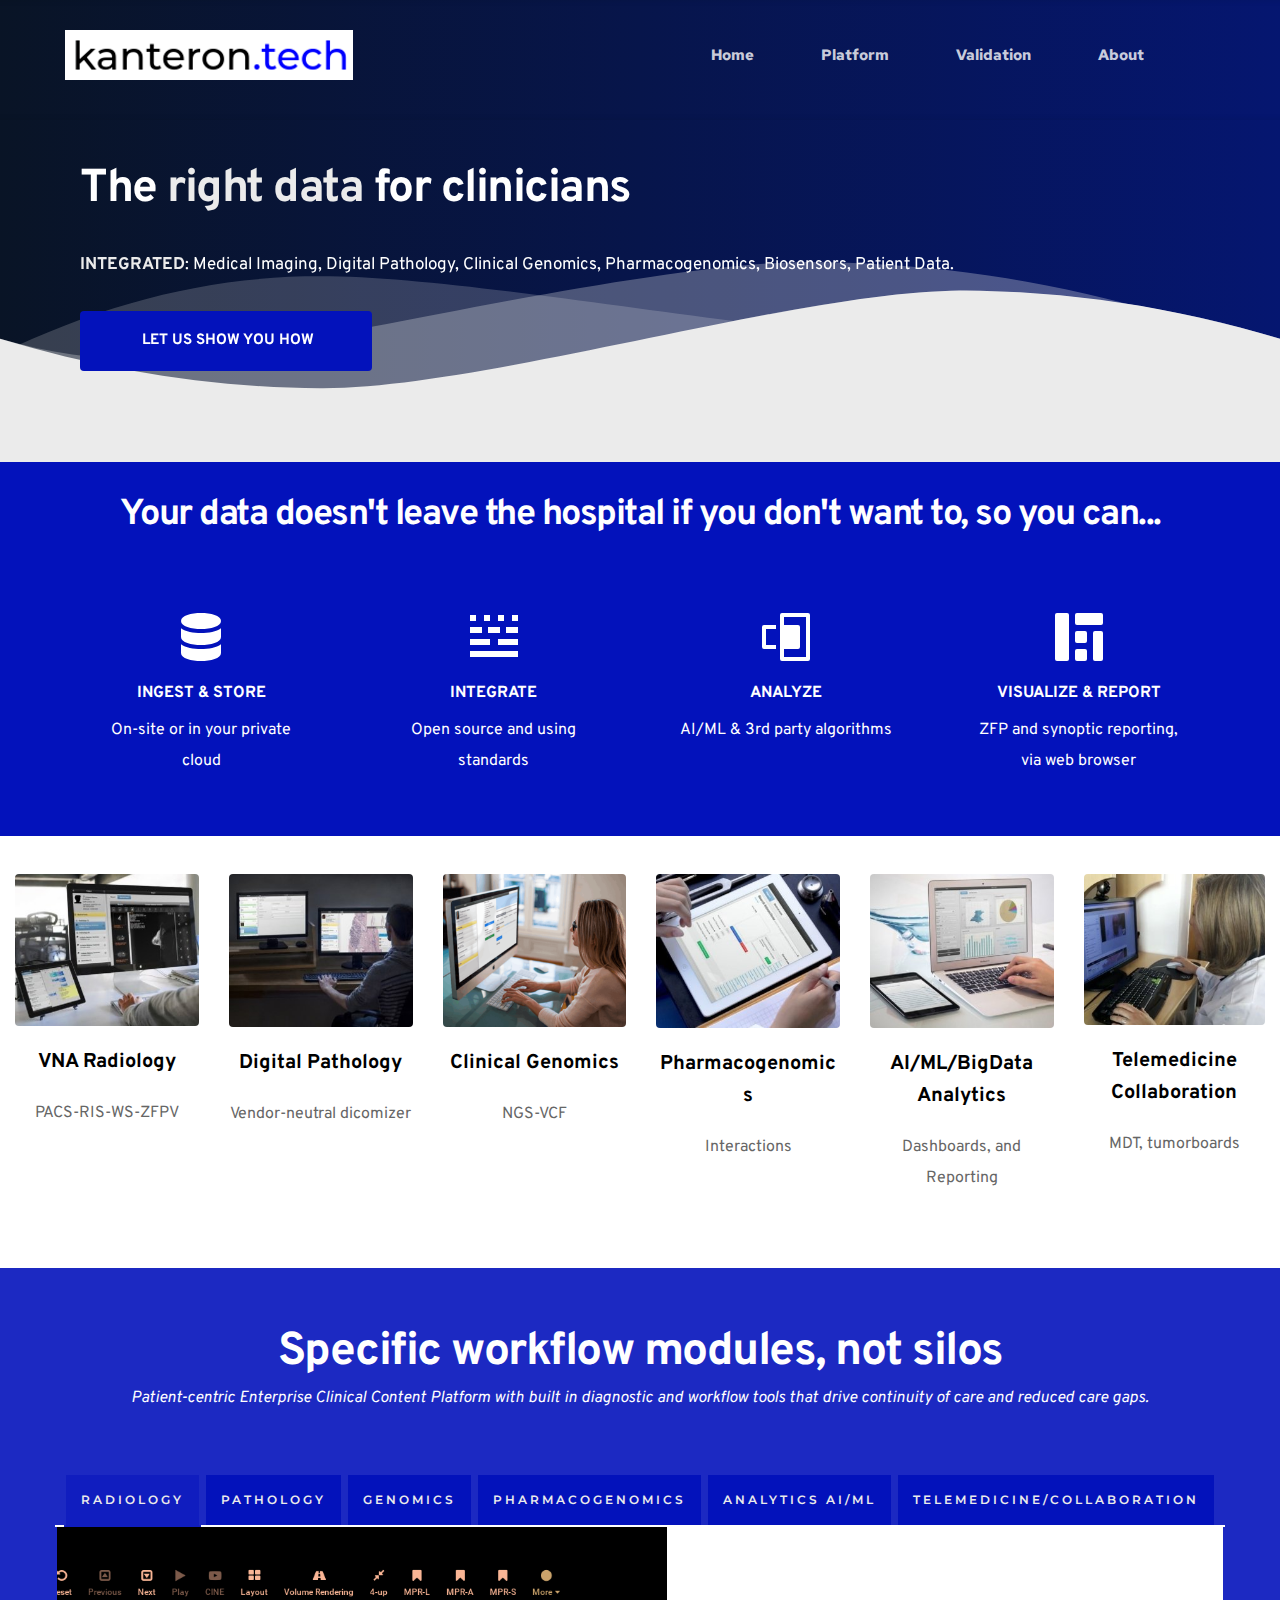
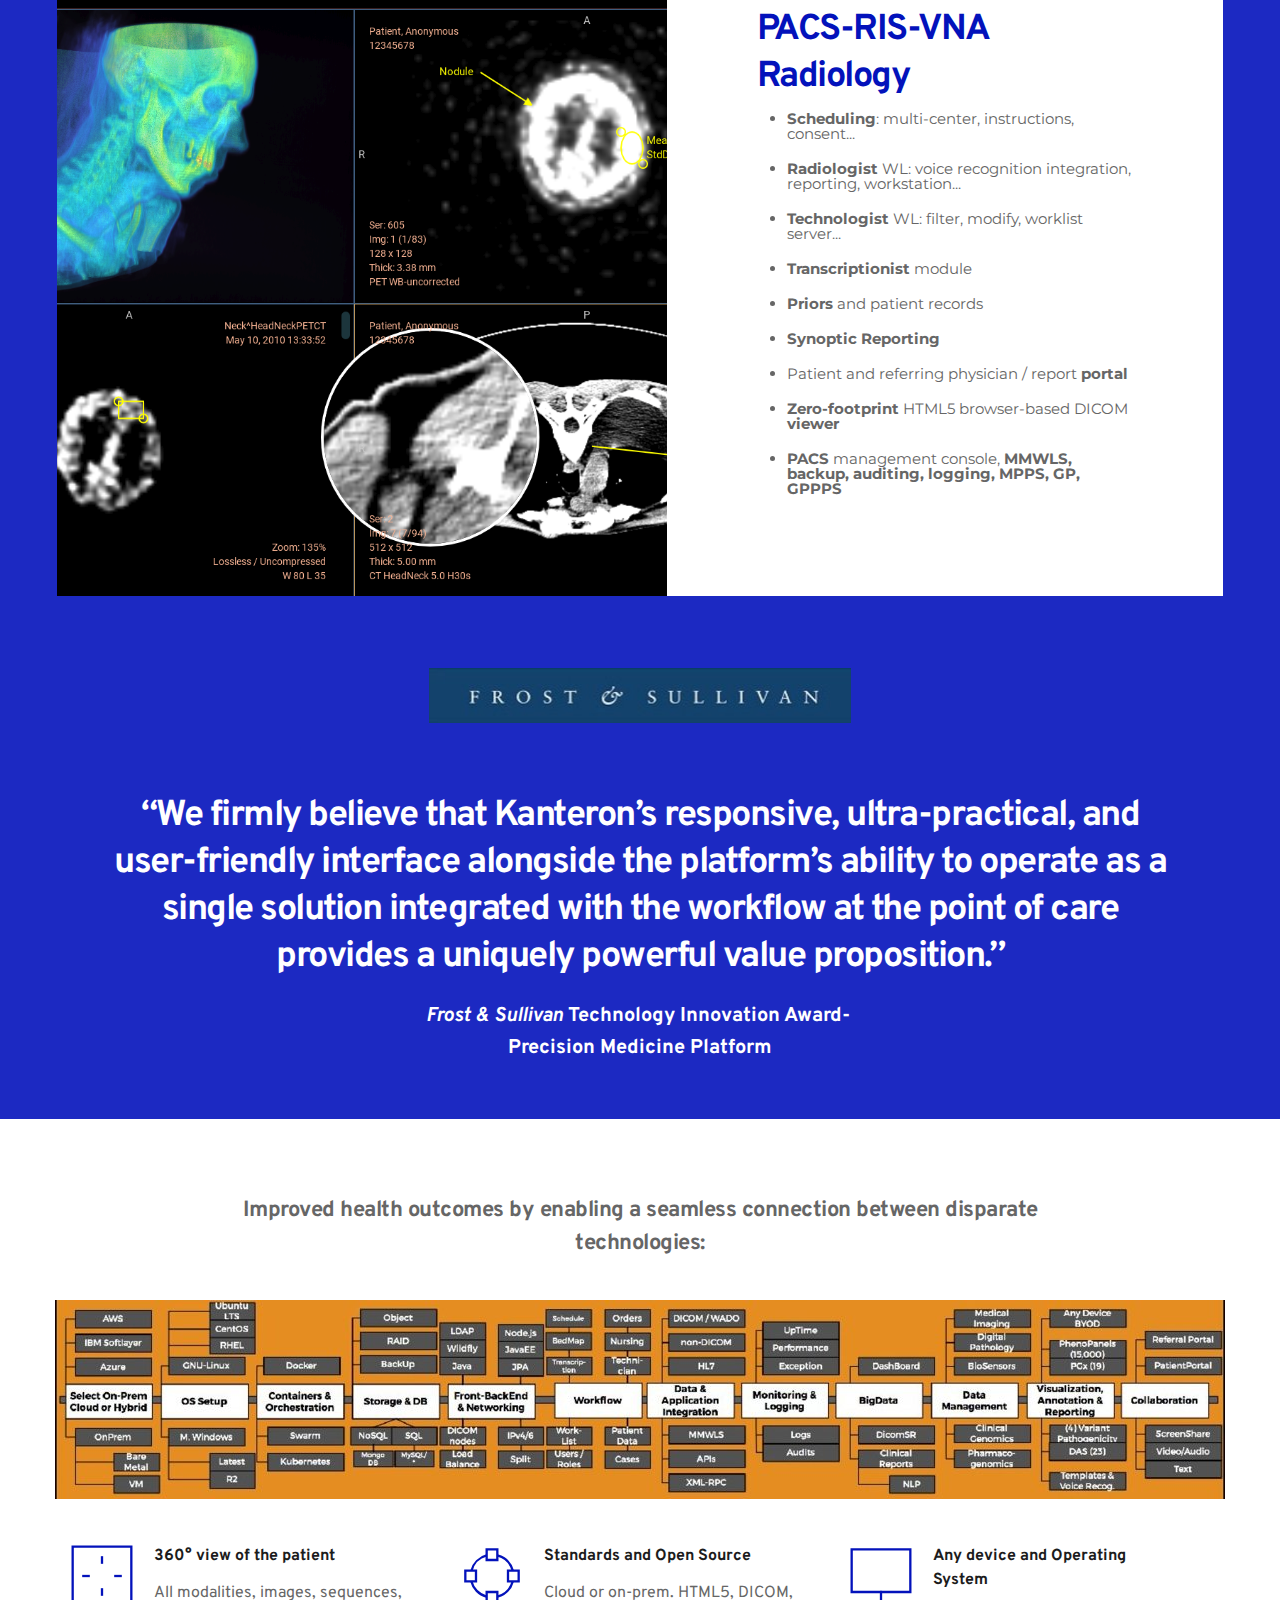
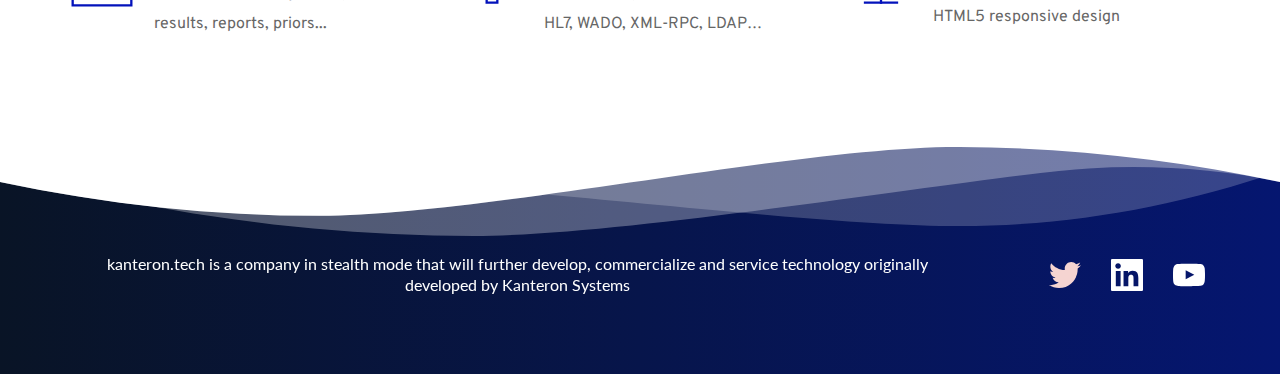
<file: platform.html>
<!DOCTYPE html><html lang="en"><head><meta charset="utf-8"><link rel="icon" href="assets/img/1d82e1504363d76953463691162de744.png" sizes="16x16"><title>Platform | kanteron.tech</title><meta name="description" content="Kanteron Systems built an advanced system for radiology and pathology, 10 years ahead. Now we (kanteron.tech) are taking it even further."><meta property="og:title" content=""><meta property="og:description" content=""><meta property="og:url" content="/platform"><meta content="summary_large_image" name="twitter:card"><!-- ASSETS --><meta name="viewport" content="width=device-width, initial-scale=1"><link class="brz-link brz-link-google-prefetch" rel="dns-prefetch" href="//ajax.googleapis.com"><link class="brz-link brz-link-google-prefetch" rel="dns-prefetch" href="//fonts.googleapis.com"><link class="brz-link brz-link-google-preconnect" rel="preconnect" href="https://fonts.gstatic.com/" crossorigin><link class="brz-link brz-link-cdn-preconnect" rel="preconnect" href="assets/d41d8cd98f00b204e9800998ecf8427e.x-empty" crossorigin><link href="https://fonts.googleapis.com/css?family=Red Hat Text:regular,italic,500,500italic,700,700italic|Roboto:100,100italic,300,300italic,regular,italic,500,500italic,700,700italic,900,900italic|Lato:100,100italic,300,300italic,regular,italic,700,700italic,900,900italic|Montserrat:100,100italic,200,200italic,300,300italic,regular,italic,500,500italic,600,600italic,700,700italic,800,800italic,900,900italic|Overpass:100,100italic,200,200italic,300,300italic,regular,italic,600,600italic,700,700italic,800,800italic,900,900italic&subset=arabic,bengali,cyrillic,cyrillic-ext,devanagari,greek,greek-ext,gujarati,hebrew,khmer,korean,latin-ext,tamil,telugu,thai,vietnamese&display=swap" class="brz-link brz-link-google" type="text/css" rel="stylesheet"/><link href="assets/99e194efd57231e7813372656463e6e7.css" class="brz-link brz-link-preview-lib-pro" data-group="group-2" rel="stylesheet"/><link href="assets/7d7fc70b352d2ed45c5e24f78f90f438.css" class="brz-link brz-link-preview-pro" rel="stylesheet"/><style class="brz-style">.brz .css-bltxoe, .brz [data-css-bltxoe] {color: rgba(255,255,255,1);border-color: rgba(35,157,219,0);background-color: rgba(189,225,244,0);background-image: none;border-width: 0;border-style: solid;width: 48px;height: 48px;font-size: 48px;padding: 0px;border-radius: 0;stroke-width: 0;transition: all .5s ease-in-out;transition-property: background,border-radius,color,border-color,box-shadow;-webkit-transition: all .5s ease-in-out;-moz-transition: all .5s ease-in-out;-webkit-transition-property: background,border-radius,color,border-color,box-shadow;-moz-transition-property: background,border-radius,color,border-color,box-shadow;}
@media (min-width: 991px) {.brz .css-bltxoe:hover, .brz [data-css-bltxoe]:hover {color: rgba(161,112,217,.8);border-color: rgba(35,157,219,0);background-color: rgba(189,225,244,0);background-image: none;}}
@media (max-width: 991px) {.brz .css-bltxoe, .brz [data-css-bltxoe] {width: 48px;height: 48px;font-size: 48px;padding: 0px;border-radius: 0px;stroke-width: 0;}}
@media (max-width: 767px) {.brz .css-bltxoe, .brz [data-css-bltxoe] {width: 48px;height: 48px;font-size: 48px;padding: 0px;border-radius: 0px;stroke-width: 0;}}
.brz .css-616kz8, .brz [data-css-616kz8] {color: rgba(3,18,187,1);border-color: rgba(35,157,219,0);background-color: rgba(189,225,244,0);background-image: none;border-width: 0;border-style: solid;width: 64px;height: 64px;font-size: 64px;padding: 0px;border-radius: 6px;stroke-width: 2.3;transition: all .5s ease-in-out;transition-property: background,border-radius,color,border-color,box-shadow;-webkit-transition: all .5s ease-in-out;-moz-transition: all .5s ease-in-out;-webkit-transition-property: background,border-radius,color,border-color,box-shadow;-moz-transition-property: background,border-radius,color,border-color,box-shadow;}
@media (min-width: 991px) {.brz .css-616kz8:hover, .brz [data-css-616kz8]:hover {color: rgba(28,28,28,1);border-color: rgba(35,157,219,0);background-color: rgba(189,225,244,0);background-image: none;}}
@media (max-width: 991px) {.brz .css-616kz8, .brz [data-css-616kz8] {width: 32px;height: 32px;font-size: 32px;padding: 0px;border-radius: 0px;stroke-width: 1.1;}}
@media (max-width: 767px) {.brz .css-616kz8, .brz [data-css-616kz8] {width: 48px;height: 48px;font-size: 48px;padding: 0px;border-radius: 0px;stroke-width: 1.4;}}
.brz .css-7z4i2m, .brz [data-css-7z4i2m] {color: rgba(245,212,209,1);border-color: rgba(35,157,219,0);background-color: rgba(189,225,244,0);background-image: none;border-width: 0;border-style: solid;width: 32px;height: 32px;font-size: 32px;padding: 0px;border-radius: 0;stroke-width: 0;transition: all .5s ease-in-out;transition-property: background,border-radius,color,border-color,box-shadow;-webkit-transition: all .5s ease-in-out;-moz-transition: all .5s ease-in-out;-webkit-transition-property: background,border-radius,color,border-color,box-shadow;-moz-transition-property: background,border-radius,color,border-color,box-shadow;}
@media (min-width: 991px) {.brz .css-7z4i2m:hover, .brz [data-css-7z4i2m]:hover {color: rgba(3,18,187,.8);border-color: rgba(35,157,219,0);background-color: rgba(189,225,244,0);background-image: none;}}
@media (max-width: 991px) {.brz .css-7z4i2m, .brz [data-css-7z4i2m] {width: 32px;height: 32px;font-size: 32px;padding: 0px;border-radius: 0px;stroke-width: 0;}}
@media (max-width: 767px) {.brz .css-7z4i2m, .brz [data-css-7z4i2m] {width: 32px;height: 32px;font-size: 32px;padding: 0px;border-radius: 0px;stroke-width: 0;}}
.brz .css-cj5hwo, .brz [data-css-cj5hwo] {color: rgba(255,255,255,1);border-color: rgba(35,157,219,0);background-color: rgba(189,225,244,0);background-image: none;border-width: 0;border-style: solid;width: 32px;height: 32px;font-size: 32px;padding: 0px;border-radius: 0;stroke-width: 0;transition: all .5s ease-in-out;transition-property: background,border-radius,color,border-color,box-shadow;-webkit-transition: all .5s ease-in-out;-moz-transition: all .5s ease-in-out;-webkit-transition-property: background,border-radius,color,border-color,box-shadow;-moz-transition-property: background,border-radius,color,border-color,box-shadow;}
@media (min-width: 991px) {.brz .css-cj5hwo:hover, .brz [data-css-cj5hwo]:hover {color: rgba(3,18,187,.8);border-color: rgba(35,157,219,0);background-color: rgba(189,225,244,0);background-image: none;}}
@media (max-width: 991px) {.brz .css-cj5hwo, .brz [data-css-cj5hwo] {width: 32px;height: 32px;font-size: 32px;padding: 0px;border-radius: 0px;stroke-width: 0;}}
@media (max-width: 767px) {.brz .css-cj5hwo, .brz [data-css-cj5hwo] {width: 32px;height: 32px;font-size: 32px;padding: 0px;border-radius: 0px;stroke-width: 0;}}</style><style class="brz-style">@media (min-width:991px) {.brz .brz-css-pegqu {display: block;}}
@media (max-width:991px) and (min-width:768px) {.brz .brz-css-pegqu {display: block;}}
@media (max-width:767px) {.brz .brz-css-pegqu {display: block;}}
.brz .brz-css-nwygb {padding: 10px 0px 10px 0px;margin: 0;}
.brz .brz-css-nwygb > .brz-bg {border: 0px solid rgba(102,115,141,0);border-radius: 0;}
.brz .brz-css-nwygb > .brz-bg > .brz-bg-image {background-image: none;}
.brz .brz-css-nwygb > .brz-bg > .brz-bg-image:after {content: "";background-image: none;}
.brz .brz-css-nwygb > .brz-bg > .brz-bg-color {background-color: rgba(255,255,255,1);background-image: none;}
.brz .brz-css-nwygb > .brz-bg > .brz-bg-shape__top {background-image: none;background-size: 100% 100px;height: 100px;transform: rotateX(0deg) rotateY(0deg);z-index: auto;}
.brz .brz-css-nwygb > .brz-bg > .brz-bg-shape__bottom {background-image: none;background-size: 100% 100px;height: 100px;transform: rotateX(-180deg) rotateY(-180deg);z-index: auto;}
@media (max-width:991px) and (min-width:768px) {.brz .brz-css-nwygb {padding: 10px 0px 10px 0px;margin: 0;}
	.brz .brz-css-nwygb > .brz-bg {border: 0px solid rgba(102,115,141,0);border-radius: 0;}
	.brz .brz-css-nwygb > .brz-bg > .brz-bg-image {background-image: none;}
	.brz .brz-css-nwygb > .brz-bg > .brz-bg-image:after {content: "";background-image: none;}
	.brz .brz-css-nwygb > .brz-bg > .brz-bg-color {background-color: rgba(255,255,255,1);background-image: none;}
	.brz .brz-css-nwygb > .brz-bg > .brz-bg-shape__top {background-image: none;background-size: 100% 100px;height: 100px;transform: rotateX(0deg) rotateY(0deg);z-index: auto;}
	.brz .brz-css-nwygb > .brz-bg > .brz-bg-shape__bottom {background-image: none;background-size: 100% 100px;height: 100px;transform: rotateX(-180deg) rotateY(-180deg);z-index: auto;}}
@media (max-width:767px) {.brz .brz-css-nwygb {padding: 10px 0px 10px 0px;margin: 0;}
	.brz .brz-css-nwygb > .brz-bg {border: 0px solid rgba(102,115,141,0);border-radius: 0;}
	.brz .brz-css-nwygb > .brz-bg > .brz-bg-image {background-image: none;}
	.brz .brz-css-nwygb > .brz-bg > .brz-bg-image:after {content: "";background-image: none;}
	.brz .brz-css-nwygb > .brz-bg > .brz-bg-color {background-color: rgba(255,255,255,1);background-image: none;}
	.brz .brz-css-nwygb > .brz-bg > .brz-bg-shape__top {background-image: none;background-size: 100% 100px;height: 100px;transform: rotateX(0deg) rotateY(0deg);z-index: auto;}
	.brz .brz-css-nwygb > .brz-bg > .brz-bg-shape__bottom {background-image: none;background-size: 100% 100px;height: 100px;transform: rotateX(-180deg) rotateY(-180deg);z-index: auto;}}
.brz .brz-css-ywbfq {border: 0px solid transparent;}
@media (min-width:991px) {.brz .brz-css-ywbfq {max-width: calc(1 * var(--brz-section-container-max-width,1170px));}}
@media (max-width:991px) and (min-width:768px) {.brz .brz-css-ywbfq {border: 0px solid transparent;}}
@media (max-width:991px) and (min-width:768px) {.brz .brz-css-ywbfq {max-width: 100%;}}
@media (max-width:767px) {.brz .brz-css-ywbfq {border: 0px solid transparent;}}
@media (max-width:767px) {.brz .brz-css-ywbfq {max-width: 100%;}}
.brz .brz-css-ehvcv {margin: 0;z-index: auto;align-items: flex-start;}
.brz .brz-css-ehvcv > .brz-bg {border: 0px solid rgba(102,115,141,0);border-radius: 0;max-width: 100%;}
.brz .brz-css-ehvcv > .brz-bg > .brz-bg-image {background-image: none;display: block;}
.brz .brz-css-ehvcv > .brz-bg > .brz-bg-image:after {content: "";background-image: none;}
.brz .brz-css-ehvcv > .brz-bg > .brz-bg-color {background-color: rgba(0,0,0,0);background-image: none;}
.brz .brz-css-ehvcv > .brz-bg > .brz-bg-map {display: none;}
.brz .brz-css-ehvcv > .brz-bg > .brz-bg-video {display: none;}
.brz .brz-css-ehvcv > .brz-row {border: 0px solid transparent;}
@media (min-width:991px) {.brz .brz-css-ehvcv {min-height: auto;display: flex;}
	.brz .brz-css-ehvcv > .brz-bg {transition-duration: .5s;transition-property: filter,box-shadow,background,border-radius,border-color;}
	.brz .brz-css-ehvcv > .brz-bg > .brz-bg-image {transition-duration: .5s;transition-property: filter,box-shadow,background,border-radius,border-color;}
	.brz .brz-css-ehvcv > .brz-bg > .brz-bg-color {transition-duration: .5s;transition-property: filter,box-shadow,background,border-radius,border-color;}
	.brz .brz-css-ehvcv > .brz-bg > .brz-bg-video {transition-duration: .5s;transition-property: filter,box-shadow,background,border-radius,border-color;}
	.brz .brz-css-ehvcv > .brz-row {transition-duration: .5s;transition-property: filter,box-shadow,background,border-radius,border-color;}}
@media (max-width:991px) and (min-width:768px) {.brz .brz-css-ehvcv {margin: 0;z-index: auto;align-items: flex-start;}
	.brz .brz-css-ehvcv > .brz-bg {border: 0px solid rgba(102,115,141,0);border-radius: 0;max-width: 100%;}
	.brz .brz-css-ehvcv > .brz-bg > .brz-bg-image {background-image: none;display: block;}
	.brz .brz-css-ehvcv > .brz-bg > .brz-bg-image:after {content: "";background-image: none;}
	.brz .brz-css-ehvcv > .brz-bg > .brz-bg-color {background-color: rgba(0,0,0,0);background-image: none;}
	.brz .brz-css-ehvcv > .brz-bg > .brz-bg-map {display: none;}
	.brz .brz-css-ehvcv > .brz-bg > .brz-bg-video {display: none;}
	.brz .brz-css-ehvcv > .brz-row {border: 0px solid transparent;}}
@media (max-width:991px) and (min-width:768px) {.brz .brz-css-ehvcv {min-height: auto;display: flex;}
	.brz .brz-css-ehvcv > .brz-bg {transition-duration: .5s;transition-property: filter,box-shadow,background,border-radius,border-color;}
	.brz .brz-css-ehvcv > .brz-bg > .brz-bg-image {transition-duration: .5s;transition-property: filter,box-shadow,background,border-radius,border-color;}
	.brz .brz-css-ehvcv > .brz-bg > .brz-bg-color {transition-duration: .5s;transition-property: filter,box-shadow,background,border-radius,border-color;}
	.brz .brz-css-ehvcv > .brz-bg > .brz-bg-video {transition-duration: .5s;transition-property: filter,box-shadow,background,border-radius,border-color;}
	.brz .brz-css-ehvcv > .brz-row {flex-direction: row;flex-wrap: wrap;justify-content: flex-start;transition-duration: .5s;transition-property: filter,box-shadow,background,border-radius,border-color;}}
@media (max-width:767px) {.brz .brz-css-ehvcv {margin: 0;z-index: auto;align-items: flex-start;}
	.brz .brz-css-ehvcv > .brz-bg {border: 0px solid rgba(102,115,141,0);border-radius: 0;max-width: 100%;}
	.brz .brz-css-ehvcv > .brz-bg > .brz-bg-image {background-image: none;display: block;}
	.brz .brz-css-ehvcv > .brz-bg > .brz-bg-image:after {content: "";background-image: none;}
	.brz .brz-css-ehvcv > .brz-bg > .brz-bg-color {background-color: rgba(0,0,0,0);background-image: none;}
	.brz .brz-css-ehvcv > .brz-bg > .brz-bg-map {display: none;}
	.brz .brz-css-ehvcv > .brz-bg > .brz-bg-video {display: none;}
	.brz .brz-css-ehvcv > .brz-row {border: 0px solid transparent;}}
@media (max-width:767px) {.brz .brz-css-ehvcv {min-height: auto;display: flex;}
	.brz .brz-css-ehvcv > .brz-bg {transition-duration: .5s;transition-property: filter,box-shadow,background,border-radius,border-color;}
	.brz .brz-css-ehvcv > .brz-bg > .brz-bg-image {transition-duration: .5s;transition-property: filter,box-shadow,background,border-radius,border-color;}
	.brz .brz-css-ehvcv > .brz-bg > .brz-bg-color {transition-duration: .5s;transition-property: filter,box-shadow,background,border-radius,border-color;}
	.brz .brz-css-ehvcv > .brz-bg > .brz-bg-video {transition-duration: .5s;transition-property: filter,box-shadow,background,border-radius,border-color;}
	.brz .brz-css-ehvcv > .brz-row {flex-direction: row;flex-wrap: wrap;justify-content: flex-start;transition-duration: .5s;transition-property: filter,box-shadow,background,border-radius,border-color;}}
.brz .brz-css-izuvc {padding: 10px;max-width: 100%;}
@media (max-width:991px) and (min-width:768px) {.brz .brz-css-izuvc {padding: 0;max-width: 100%;}}
@media (max-width:767px) {.brz .brz-css-izuvc {padding: 0;max-width: 100%;}}
.brz .brz-css-mijzg {z-index: auto;flex: 1 1 50%;max-width: 50%;justify-content: flex-start;}
.brz .brz-css-mijzg > .brz-bg {border: 0px solid rgba(102,115,141,0);border-radius: 0;margin: 0;}
.brz .brz-css-mijzg > .brz-bg > .brz-bg-image {background-image: none;}
.brz .brz-css-mijzg > .brz-bg > .brz-bg-image:after {content: "";background-image: none;}
.brz .brz-css-mijzg > .brz-bg > .brz-bg-color {background-color: rgba(0,0,0,0);background-image: none;}
@media (min-width:991px) {.brz .brz-css-mijzg > .brz-bg {transition-duration: .5s;transition-property: filter,box-shadow,background,border-radius,border-color;}
	.brz .brz-css-mijzg > .brz-bg > .brz-bg-image {transition-duration: .5s;transition-property: filter,box-shadow,background,border-radius,border-color;}
	.brz .brz-css-mijzg > .brz-bg > .brz-bg-color {transition-duration: .5s;transition-property: filter,box-shadow,background,border-radius,border-color;}}
@media (max-width:991px) and (min-width:768px) {.brz .brz-css-mijzg {z-index: auto;flex: 1 1 50%;max-width: 50%;justify-content: flex-start;}
	.brz .brz-css-mijzg > .brz-bg {border: 0px solid rgba(102,115,141,0);border-radius: 0;margin: 0;}
	.brz .brz-css-mijzg > .brz-bg > .brz-bg-image {background-image: none;}
	.brz .brz-css-mijzg > .brz-bg > .brz-bg-image:after {content: "";background-image: none;}
	.brz .brz-css-mijzg > .brz-bg > .brz-bg-color {background-color: rgba(0,0,0,0);background-image: none;}}
@media (max-width:991px) and (min-width:768px) {.brz .brz-css-mijzg > .brz-bg {transition-duration: .5s;transition-property: filter,box-shadow,background,border-radius,border-color;}
	.brz .brz-css-mijzg > .brz-bg > .brz-bg-image {transition-duration: .5s;transition-property: filter,box-shadow,background,border-radius,border-color;}
	.brz .brz-css-mijzg > .brz-bg > .brz-bg-color {transition-duration: .5s;transition-property: filter,box-shadow,background,border-radius,border-color;}}
@media (max-width:767px) {.brz .brz-css-mijzg {z-index: auto;flex: 1 1 100%;max-width: 100%;justify-content: flex-start;}
	.brz .brz-css-mijzg > .brz-bg {border: 0px solid rgba(102,115,141,0);border-radius: 0;margin: 10px 0px 10px 0px;}
	.brz .brz-css-mijzg > .brz-bg > .brz-bg-image {background-image: none;}
	.brz .brz-css-mijzg > .brz-bg > .brz-bg-image:after {content: "";background-image: none;}
	.brz .brz-css-mijzg > .brz-bg > .brz-bg-color {background-color: rgba(0,0,0,0);background-image: none;}}
@media (max-width:767px) {.brz .brz-css-mijzg > .brz-bg {transition-duration: .5s;transition-property: filter,box-shadow,background,border-radius,border-color;}
	.brz .brz-css-mijzg > .brz-bg > .brz-bg-image {transition-duration: .5s;transition-property: filter,box-shadow,background,border-radius,border-color;}
	.brz .brz-css-mijzg > .brz-bg > .brz-bg-color {transition-duration: .5s;transition-property: filter,box-shadow,background,border-radius,border-color;}}
.brz .brz-css-mruko {z-index: auto;margin: 0;border: 0px solid transparent;padding: 5px 15px 5px 15px;}
@media (min-width:991px) {.brz .brz-css-mruko {display: flex;transition-duration: .5s;transition-property: filter,box-shadow,background,border-radius,border-color;}}
@media (max-width:991px) and (min-width:768px) {.brz .brz-css-mruko {z-index: auto;margin: 0;border: 0px solid transparent;padding: 5px 15px 5px 15px;}}
@media (max-width:991px) and (min-width:768px) {.brz .brz-css-mruko {display: flex;transition-duration: .5s;transition-property: filter,box-shadow,background,border-radius,border-color;}}
@media (max-width:767px) {.brz .brz-css-mruko {z-index: auto;margin: 10px 0px 10px 0px;border: 0px solid transparent;padding: 0;}}
@media (max-width:767px) {.brz .brz-css-mruko {display: flex;transition-duration: .5s;transition-property: filter,box-shadow,background,border-radius,border-color;}}
.brz .brz-css-jzzfi {padding: 0;margin: 10px 0px 10px 0px;justify-content: center;position: relative;}
@media (min-width:991px) {.brz .brz-css-jzzfi {display: flex;z-index: auto;position: relative;}}
@media (max-width:991px) and (min-width:768px) {.brz .brz-css-jzzfi {padding: 0;margin: 10px 0px 10px 0px;justify-content: center;position: relative;}}
@media (max-width:991px) and (min-width:768px) {.brz .brz-css-jzzfi {display: flex;z-index: auto;position: relative;}}
@media (max-width:767px) {.brz .brz-css-jzzfi {padding: 0;margin: 10px 0px 10px 0px;justify-content: center;position: relative;}}
@media (max-width:767px) {.brz .brz-css-jzzfi {display: flex;z-index: auto;position: relative;}}
.brz .brz-css-npenc {max-width: 22%;height: auto;border: 0px solid rgba(102,115,141,0);border-radius: 0;}
@media (min-width:991px) {.brz .brz-css-npenc {transition-duration: .5s;transition-property: border,box-shadow,filter;}
	.brz .brz-css-npenc:after {transition-duration: .5s;transition-property: border,box-shadow,filter;}
	.brz .brz-css-npenc .brz-picture {transition-duration: .5s;transition-property: border,box-shadow,filter;}}
@media (max-width:991px) and (min-width:768px) {.brz .brz-css-npenc {max-width: 75%;height: auto;border: 0px solid rgba(102,115,141,0);border-radius: 0;}}
@media (max-width:991px) and (min-width:768px) {.brz .brz-css-npenc {transition-duration: .5s;transition-property: border,box-shadow,filter;}
	.brz .brz-css-npenc:after {transition-duration: .5s;transition-property: border,box-shadow,filter;}
	.brz .brz-css-npenc .brz-picture {transition-duration: .5s;transition-property: border,box-shadow,filter;}}
@media (max-width:767px) {.brz .brz-css-npenc {max-width: 30%;height: auto;border: 0px solid rgba(102,115,141,0);border-radius: 0;}}
@media (max-width:767px) {.brz .brz-css-npenc {transition-duration: .5s;transition-property: border,box-shadow,filter;}
	.brz .brz-css-npenc:after {transition-duration: .5s;transition-property: border,box-shadow,filter;}
	.brz .brz-css-npenc .brz-picture {transition-duration: .5s;transition-property: border,box-shadow,filter;}}
.brz .brz-css-onuah {padding-top: 17.4545%;}
.brz .brz-css-onuah > .brz-img {position: absolute;width: 100%;}
@media (max-width:991px) and (min-width:768px) {.brz .brz-css-onuah {padding-top: 17.4444%;}
	.brz .brz-css-onuah > .brz-img {position: absolute;width: 100%;}}
@media (max-width:767px) {.brz .brz-css-onuah {padding-top: 17.4419%;}
	.brz .brz-css-onuah > .brz-img {position: absolute;width: 100%;}}
@media (min-width:991px) {.brz .brz-css-jtppc .brz-mm-menu__icon {display: none;font-size: 18px;color: rgba(51,51,51,1);}
	.brz .brz-css-jtppc .brz-menu {display: flex;}}
@media (max-width:991px) and (min-width:768px) {.brz .brz-css-jtppc .brz-mm-menu__icon {display: flex;font-size: 18px;color: rgba(51,51,51,1);}
	.brz .brz-css-jtppc .brz-menu {display: none;}}
@media (max-width:767px) {.brz .brz-css-jtppc .brz-mm-menu__icon {display: flex;font-size: 18px;color: rgba(51,51,51,1);}
	.brz .brz-css-jtppc .brz-menu {display: none;}}
.brz .brz-css-vistx .brz-menu__ul {font-family: Overpass,sans-serif;color: rgba(0,0,0,1);}
.brz .brz-css-vistx .brz-menu__ul:not(.brz-mm-listview) {display: flex;flex-wrap: wrap;justify-content: inherit;align-items: center;max-width: none;margin: 0px -5px 0px -5px;}
.brz .brz-css-vistx .brz-menu__ul > .brz-menu__item > .brz-a {flex-flow: row nowrap;}
.brz .brz-css-vistx .brz-menu__ul > .brz-menu__item > .brz-a {color: rgba(0,0,0,1);background-color: rgba(255,255,255,0);padding: 0px 5px 0px 5px;}
.brz .brz-css-vistx .brz-menu__ul > .brz-menu__item.brz-menu__item--opened > .brz-a {color: rgba(0,0,0,1);background-color: rgba(255,255,255,0);}
.brz .brz-css-vistx .brz-menu__ul > .brz-menu__item.brz-menu__item--opened {color: rgba(0,0,0,1);background-color: rgba(255,255,255,0);border: 0px solid rgba(85,85,85,1);}
.brz .brz-css-vistx .brz-menu__ul > .brz-menu__item.brz-menu__item--current {color: rgba(0,0,0,1);background-color: rgba(255,255,255,0);border: 0px solid rgba(85,85,85,1);}
.brz .brz-css-vistx .brz-menu__ul > .brz-menu__item.brz-menu__item--current > .brz-a {color: rgba(0,0,0,1);background-color: rgba(255,255,255,0);}
.brz .brz-css-vistx .brz-menu__item__icon {margin: 0 15px 0 0;}
.brz .brz-css-vistx .brz-menu__ul > .brz-menu__item {background-color: transparent;border: 0px solid rgba(85,85,85,1);}
.brz .brz-css-vistx .brz-mm-menu__item {font-family: Overpass,sans-serif;color: rgba(255,255,255,1);border-color: rgba(85,85,85,1);}
.brz nav.brz-mm-menu.brz-css-vistx {background-color: rgba(51,51,51,1);}
.brz .brz-css-vistx.brz-mm-menu .brz-mm-menu__item .brz-mm-listitem__text {padding: 10px 20px 10px 20px;flex-flow: row nowrap;}
.brz .brz-css-vistx .brz-mm-menu__item:hover > .brz-mm-listitem__text {color: rgba(255,255,255,1);}
.brz .brz-css-vistx .brz-mm-navbar {color: rgba(255,255,255,1);}
.brz .brz-css-vistx .brz-mm-menu__item.brz-mm-listitem_opened {color: rgba(255,255,255,1);}
.brz .brz-css-vistx.brz-mm-menu.brz-mm-menu_theme-dark .brz-mm-panels, .brz .brz-css-vistx .brz-mm-panels > .brz-mm-panel {background-color: rgba(51,51,51,1);}
.brz .brz-css-vistx.brz-mm-menu.brz-mm-menu_theme-dark .brz-mm-navbar.brz-mm-listitem .brz-mm-listitem_opened > .brz-mm-listitem__text:after {border-color: rgba(85,85,85,1);}
.brz .brz-css-vistx .brz-mm-listitem {border-color: rgba(85,85,85,1);}
.brz .brz-css-vistx .brz-mm-menu__item.brz-mm-menu__item--current {color: rgba(255,255,255,1);}
.brz .brz-css-vistx .brz-mm-menu__item.brz-mm-menu__item--current:hover > .brz-mm-listitem__text {color: rgba(255,255,255,1);}
.brz .brz-css-vistx .brz-menu__sub-menu {font-family: Overpass,sans-serif;color: rgba(255,255,255,1);border-radius: 0;}
.brz .brz-css-vistx .brz-menu__sub-menu .brz-a {flex-flow: row nowrap;}
.brz .brz-css-vistx .brz-menu__sub-menu .brz-a:hover {color: rgba(255,255,255,1);}
.brz .brz-css-vistx .brz-menu__sub-item__icon {margin: 0 15px 0 0;font-size: 12px;}
.brz .brz-css-vistx .brz-menu__dropdown > .brz-menu__item.brz-menu__item--current > .brz-a {color: rgba(255,255,255,1);}
.brz .brz-css-vistx .brz-menu__dropdown > .brz-menu__item.brz-menu__item--current {background-color: rgba(51,51,51,1);}
.brz .brz-css-vistx .brz-menu__dropdown > .brz-menu__item.brz-menu__item--current:hover {background-color: rgba(51,51,51,1);}
.brz .brz-css-vistx .brz-menu__item-dropdown .brz-menu__item {background-color: rgba(51,51,51,1);}
.brz .brz-css-vistx .brz-menu__item-dropdown .brz-menu__item:hover {background-color: rgba(51,51,51,1);}
.brz .brz-css-vistx .brz-menu__dropdown .brz-menu__item-dropdown .brz-a:after {border-color: rgba(255,255,255,1);}
.brz .brz-css-vistx .brz-menu__dropdown > .brz-menu__item {border-bottom: 1px solid rgba(85,85,85,1);}
@media (min-width:991px) {.brz .brz-css-vistx .brz-menu__ul {font-size: 15px;font-weight: 700;line-height: 1.6;letter-spacing: 0px;}
	.brz .brz-css-vistx .brz-menu__item__icon {font-size: 12px;}
	.brz .brz-css-vistx .brz-menu__ul > .brz-menu__item {padding-top: 0px;padding-bottom: 0px;margin-right: 5px;margin-left: 5px;}
	.brz .brz-css-vistx .brz-mm-menu__item {font-size: 15px;font-weight: 700;line-height: 1.6;letter-spacing: 0px;}
	.brz .brz-css-vistx .brz-mm-menu__item .brz-a {justify-content: flex-start;}
	.brz .brz-css-vistx .brz-mm-menu__item__icon {margin: 0 15px 0 0;font-size: 12px;}
	.brz .brz-css-vistx .brz-mm-navbar {font-family: Overpass,sans-serif;font-size: 15px;font-weight: 700;line-height: 1.6;letter-spacing: 0px;border-color: rgba(85,85,85,1);}
	.brz .brz-css-vistx.brz-mm-menu .brz-mm-listitem_vertical .brz-mm-btn_next {height: calc(24px + 10px + 10px);padding-right: 20px;}
	.brz .brz-css-vistx .brz-menu__sub-menu {font-size: 15px;font-weight: 700;line-height: 1.6;letter-spacing: 0px;}
	.brz .brz-css-vistx .brz-menu__dropdown {position: absolute;top: 0;width: 305px;}
	.brz .brz-css-vistx [data-popper-placement='left-start'] {right: calc(100% + 5px);}
	.brz .brz-css-vistx [data-popper-placement='right-start'] {left: calc(100% + 5px);}
	.brz .brz-css-vistx > .brz-menu__ul > .brz-menu__item-dropdown > .brz-menu__dropdown {top: calc(100% + 5px);width: 300px;}
	.brz .brz-css-vistx > .brz-menu__ul > .brz-menu__item-dropdown > [data-popper-placement='left-start'] {right: 0;}
	.brz .brz-css-vistx > .brz-menu__ul > .brz-menu__item-dropdown > [data-popper-placement='right-start'] {left: 0;}
	.brz .brz-css-vistx .brz-mega-menu__dropdown {display: none;}}
@media (max-width:991px) and (min-width:768px) {.brz .brz-css-vistx .brz-menu__ul {font-family: Overpass,sans-serif;color: rgba(0,0,0,1);}
	.brz .brz-css-vistx .brz-menu__ul:not(.brz-mm-listview) {display: flex;flex-wrap: wrap;justify-content: inherit;align-items: center;max-width: none;margin: 0px -5px 0px -5px;}
	.brz .brz-css-vistx .brz-menu__ul > .brz-menu__item > .brz-a {flex-flow: row nowrap;}
	.brz .brz-css-vistx .brz-menu__ul > .brz-menu__item > .brz-a {color: rgba(0,0,0,1);background-color: rgba(255,255,255,0);padding: 0px 5px 0px 5px;}
	.brz .brz-css-vistx .brz-menu__ul > .brz-menu__item.brz-menu__item--opened > .brz-a {color: rgba(0,0,0,1);background-color: rgba(255,255,255,0);}
	.brz .brz-css-vistx .brz-menu__ul > .brz-menu__item.brz-menu__item--opened {color: rgba(0,0,0,1);background-color: rgba(255,255,255,0);border: 0px solid rgba(85,85,85,1);}
	.brz .brz-css-vistx .brz-menu__ul > .brz-menu__item.brz-menu__item--current {color: rgba(0,0,0,1);background-color: rgba(255,255,255,0);border: 0px solid rgba(85,85,85,1);}
	.brz .brz-css-vistx .brz-menu__ul > .brz-menu__item.brz-menu__item--current > .brz-a {color: rgba(0,0,0,1);background-color: rgba(255,255,255,0);}
	.brz .brz-css-vistx .brz-menu__item__icon {margin: 0 15px 0 0;}
	.brz .brz-css-vistx .brz-menu__ul > .brz-menu__item {background-color: transparent;border: 0px solid rgba(85,85,85,1);}
	.brz .brz-css-vistx .brz-mm-menu__item {font-family: Overpass,sans-serif;color: rgba(255,255,255,1);border-color: rgba(85,85,85,1);}
	.brz nav.brz-mm-menu.brz-css-vistx {background-color: rgba(51,51,51,1);}
	.brz .brz-css-vistx.brz-mm-menu .brz-mm-menu__item .brz-mm-listitem__text {padding: 10px 20px 10px 20px;flex-flow: row nowrap;}
	.brz .brz-css-vistx .brz-mm-menu__item:hover > .brz-mm-listitem__text {color: rgba(255,255,255,1);}
	.brz .brz-css-vistx .brz-mm-navbar {color: rgba(255,255,255,1);}
	.brz .brz-css-vistx .brz-mm-menu__item.brz-mm-listitem_opened {color: rgba(255,255,255,1);}
	.brz .brz-css-vistx.brz-mm-menu.brz-mm-menu_theme-dark .brz-mm-panels, .brz .brz-css-vistx .brz-mm-panels > .brz-mm-panel {background-color: rgba(51,51,51,1);}
	.brz .brz-css-vistx.brz-mm-menu.brz-mm-menu_theme-dark .brz-mm-navbar.brz-mm-listitem .brz-mm-listitem_opened > .brz-mm-listitem__text:after {border-color: rgba(85,85,85,1);}
	.brz .brz-css-vistx .brz-mm-listitem {border-color: rgba(85,85,85,1);}
	.brz .brz-css-vistx .brz-mm-menu__item.brz-mm-menu__item--current {color: rgba(255,255,255,1);}
	.brz .brz-css-vistx .brz-mm-menu__item.brz-mm-menu__item--current:hover > .brz-mm-listitem__text {color: rgba(255,255,255,1);}
	.brz .brz-css-vistx .brz-menu__sub-menu {font-family: Overpass,sans-serif;color: rgba(255,255,255,1);border-radius: 0;}
	.brz .brz-css-vistx .brz-menu__sub-menu .brz-a {flex-flow: row nowrap;}
	.brz .brz-css-vistx .brz-menu__sub-menu .brz-a:hover {color: rgba(255,255,255,1);}
	.brz .brz-css-vistx .brz-menu__sub-item__icon {margin: 0 15px 0 0;font-size: 12px;}
	.brz .brz-css-vistx .brz-menu__dropdown > .brz-menu__item.brz-menu__item--current > .brz-a {color: rgba(255,255,255,1);}
	.brz .brz-css-vistx .brz-menu__dropdown > .brz-menu__item.brz-menu__item--current {background-color: rgba(51,51,51,1);}
	.brz .brz-css-vistx .brz-menu__dropdown > .brz-menu__item.brz-menu__item--current:hover {background-color: rgba(51,51,51,1);}
	.brz .brz-css-vistx .brz-menu__item-dropdown .brz-menu__item {background-color: rgba(51,51,51,1);}
	.brz .brz-css-vistx .brz-menu__item-dropdown .brz-menu__item:hover {background-color: rgba(51,51,51,1);}
	.brz .brz-css-vistx .brz-menu__dropdown .brz-menu__item-dropdown .brz-a:after {border-color: rgba(255,255,255,1);}
	.brz .brz-css-vistx .brz-menu__dropdown > .brz-menu__item {border-bottom: 1px solid rgba(85,85,85,1);}}
@media (max-width:991px) and (min-width:768px) {.brz .brz-css-vistx .brz-menu__ul {font-size: 17px;font-weight: 700;line-height: 1.6;letter-spacing: 0px;}
	.brz .brz-css-vistx .brz-menu__item__icon {font-size: 12px;}
	.brz .brz-css-vistx .brz-menu__ul > .brz-menu__item {padding-top: 0px;padding-bottom: 0px;margin-right: 5px;margin-left: 5px;}
	.brz .brz-css-vistx .brz-mm-menu__item {font-size: 17px;font-weight: 700;line-height: 1.6;letter-spacing: 0px;}
	.brz .brz-css-vistx .brz-mm-menu__item .brz-a {justify-content: flex-start;}
	.brz .brz-css-vistx .brz-mm-menu__item__icon {margin: 0 15px 0 0;font-size: 12px;}
	.brz .brz-css-vistx .brz-mm-navbar {font-family: Overpass,sans-serif;font-size: 17px;font-weight: 700;line-height: 1.6;letter-spacing: 0px;border-color: rgba(85,85,85,1);}
	.brz .brz-css-vistx.brz-mm-menu .brz-mm-listitem_vertical .brz-mm-btn_next {height: calc(27.2px + 10px + 10px);padding-right: 20px;}
	.brz .brz-css-vistx .brz-menu__sub-menu {font-size: 17px;font-weight: 700;line-height: 1.6;letter-spacing: 0px;}
	.brz .brz-css-vistx .brz-menu__dropdown {position: absolute;top: 0;width: 305px;}
	.brz .brz-css-vistx > .brz-menu__ul > .brz-menu__item-dropdown > .brz-menu__dropdown {top: calc(100% + 5px);width: 300px;}
	.brz .brz-css-vistx > .brz-menu__ul > .brz-menu__item-dropdown > [data-popper-placement='left-start'] {right: 0;}
	.brz .brz-css-vistx > .brz-menu__ul > .brz-menu__item-dropdown > [data-popper-placement='right-start'] {left: 0;}
	.brz .brz-css-vistx .brz-menu__dropdown .brz-menu__item-dropdown > .brz-a:after {border-right-style: solid;border-left-style: none;}
	.brz .brz-css-vistx .brz-menu__dropdown .brz-menu__item-dropdown .brz-menu__dropdown {position: relative;top: auto;left: auto;transform: translate(0,0);height: 0;overflow: hidden;}
	.brz .brz-css-vistx .brz-menu__dropdown .brz-menu__item--opened > .brz-menu__dropdown {height: auto;width: 100%;left: auto;right: auto;}
	.brz .brz-css-vistx.brz-menu__preview .brz-menu__dropdown .brz-menu__item:hover > .brz-menu__sub-menu {height: auto;width: 100%;left: auto;right: auto;}
	.brz .brz-css-vistx .brz-mega-menu__dropdown {display: none;}}
@media (max-width:767px) {.brz .brz-css-vistx .brz-menu__ul {font-family: Overpass,sans-serif;color: rgba(0,0,0,1);}
	.brz .brz-css-vistx .brz-menu__ul:not(.brz-mm-listview) {display: flex;flex-wrap: wrap;justify-content: inherit;align-items: center;max-width: none;margin: 0px -5px 0px -5px;}
	.brz .brz-css-vistx .brz-menu__ul > .brz-menu__item > .brz-a {flex-flow: row nowrap;}
	.brz .brz-css-vistx .brz-menu__ul > .brz-menu__item > .brz-a {color: rgba(0,0,0,1);background-color: rgba(255,255,255,0);padding: 0px 5px 0px 5px;}
	.brz .brz-css-vistx .brz-menu__ul > .brz-menu__item.brz-menu__item--opened > .brz-a {color: rgba(0,0,0,1);background-color: rgba(255,255,255,0);}
	.brz .brz-css-vistx .brz-menu__ul > .brz-menu__item.brz-menu__item--opened {color: rgba(0,0,0,1);background-color: rgba(255,255,255,0);border: 0px solid rgba(85,85,85,1);}
	.brz .brz-css-vistx .brz-menu__ul > .brz-menu__item.brz-menu__item--current {color: rgba(0,0,0,1);background-color: rgba(255,255,255,0);border: 0px solid rgba(85,85,85,1);}
	.brz .brz-css-vistx .brz-menu__ul > .brz-menu__item.brz-menu__item--current > .brz-a {color: rgba(0,0,0,1);background-color: rgba(255,255,255,0);}
	.brz .brz-css-vistx .brz-menu__item__icon {margin: 0 15px 0 0;}
	.brz .brz-css-vistx .brz-menu__ul > .brz-menu__item {background-color: transparent;border: 0px solid rgba(85,85,85,1);}
	.brz .brz-css-vistx .brz-mm-menu__item {font-family: Overpass,sans-serif;color: rgba(255,255,255,1);border-color: rgba(85,85,85,1);}
	.brz nav.brz-mm-menu.brz-css-vistx {background-color: rgba(51,51,51,1);}
	.brz .brz-css-vistx.brz-mm-menu .brz-mm-menu__item .brz-mm-listitem__text {padding: 10px 20px 10px 20px;flex-flow: row nowrap;}
	.brz .brz-css-vistx .brz-mm-menu__item:hover > .brz-mm-listitem__text {color: rgba(255,255,255,1);}
	.brz .brz-css-vistx .brz-mm-navbar {color: rgba(255,255,255,1);}
	.brz .brz-css-vistx .brz-mm-menu__item.brz-mm-listitem_opened {color: rgba(255,255,255,1);}
	.brz .brz-css-vistx.brz-mm-menu.brz-mm-menu_theme-dark .brz-mm-panels, .brz .brz-css-vistx .brz-mm-panels > .brz-mm-panel {background-color: rgba(51,51,51,1);}
	.brz .brz-css-vistx.brz-mm-menu.brz-mm-menu_theme-dark .brz-mm-navbar.brz-mm-listitem .brz-mm-listitem_opened > .brz-mm-listitem__text:after {border-color: rgba(85,85,85,1);}
	.brz .brz-css-vistx .brz-mm-listitem {border-color: rgba(85,85,85,1);}
	.brz .brz-css-vistx .brz-mm-menu__item.brz-mm-menu__item--current {color: rgba(255,255,255,1);}
	.brz .brz-css-vistx .brz-mm-menu__item.brz-mm-menu__item--current:hover > .brz-mm-listitem__text {color: rgba(255,255,255,1);}
	.brz .brz-css-vistx .brz-menu__sub-menu {font-family: Overpass,sans-serif;color: rgba(255,255,255,1);border-radius: 0;}
	.brz .brz-css-vistx .brz-menu__sub-menu .brz-a {flex-flow: row nowrap;}
	.brz .brz-css-vistx .brz-menu__sub-menu .brz-a:hover {color: rgba(255,255,255,1);}
	.brz .brz-css-vistx .brz-menu__sub-item__icon {margin: 0 15px 0 0;font-size: 12px;}
	.brz .brz-css-vistx .brz-menu__dropdown > .brz-menu__item.brz-menu__item--current > .brz-a {color: rgba(255,255,255,1);}
	.brz .brz-css-vistx .brz-menu__dropdown > .brz-menu__item.brz-menu__item--current {background-color: rgba(51,51,51,1);}
	.brz .brz-css-vistx .brz-menu__dropdown > .brz-menu__item.brz-menu__item--current:hover {background-color: rgba(51,51,51,1);}
	.brz .brz-css-vistx .brz-menu__item-dropdown .brz-menu__item {background-color: rgba(51,51,51,1);}
	.brz .brz-css-vistx .brz-menu__item-dropdown .brz-menu__item:hover {background-color: rgba(51,51,51,1);}
	.brz .brz-css-vistx .brz-menu__dropdown .brz-menu__item-dropdown .brz-a:after {border-color: rgba(255,255,255,1);}
	.brz .brz-css-vistx .brz-menu__dropdown > .brz-menu__item {border-bottom: 1px solid rgba(85,85,85,1);}}
@media (max-width:767px) {.brz .brz-css-vistx .brz-menu__ul {font-size: 15px;font-weight: 700;line-height: 1.6;letter-spacing: 0px;}
	.brz .brz-css-vistx .brz-menu__item__icon {font-size: 12px;}
	.brz .brz-css-vistx .brz-menu__ul > .brz-menu__item {padding-top: 0px;padding-bottom: 0px;margin-right: 5px;margin-left: 5px;}
	.brz .brz-css-vistx .brz-mm-menu__item {font-size: 15px;font-weight: 700;line-height: 1.6;letter-spacing: 0px;}
	.brz .brz-css-vistx .brz-mm-menu__item .brz-a {justify-content: flex-start;}
	.brz .brz-css-vistx .brz-mm-menu__item__icon {margin: 0 15px 0 0;font-size: 12px;}
	.brz .brz-css-vistx .brz-mm-navbar {font-family: Overpass,sans-serif;font-size: 15px;font-weight: 700;line-height: 1.6;letter-spacing: 0px;border-color: rgba(85,85,85,1);}
	.brz .brz-css-vistx.brz-mm-menu .brz-mm-listitem_vertical .brz-mm-btn_next {height: calc(24px + 10px + 10px);padding-right: 20px;}
	.brz .brz-css-vistx .brz-menu__sub-menu {font-size: 15px;font-weight: 700;line-height: 1.6;letter-spacing: 0px;}
	.brz .brz-css-vistx .brz-menu__dropdown {position: absolute;top: 0;width: 305px;}
	.brz .brz-css-vistx > .brz-menu__ul > .brz-menu__item-dropdown > .brz-menu__dropdown {top: calc(100% + 5px);width: 300px;}
	.brz .brz-css-vistx > .brz-menu__ul > .brz-menu__item-dropdown > [data-popper-placement='left-start'] {right: 0;}
	.brz .brz-css-vistx > .brz-menu__ul > .brz-menu__item-dropdown > [data-popper-placement='right-start'] {left: 0;}
	.brz .brz-css-vistx .brz-menu__dropdown .brz-menu__item-dropdown > .brz-a:after {border-right-style: solid;border-left-style: none;}
	.brz .brz-css-vistx .brz-menu__dropdown .brz-menu__item-dropdown .brz-menu__dropdown {position: relative;top: auto;left: auto;transform: translate(0,0);height: 0;overflow: hidden;}
	.brz .brz-css-vistx .brz-menu__dropdown .brz-menu__item--opened > .brz-menu__dropdown {height: auto;width: 100%;left: auto;right: auto;}
	.brz .brz-css-vistx.brz-menu__preview .brz-menu__dropdown .brz-menu__item:hover > .brz-menu__sub-menu {height: auto;width: 100%;left: auto;right: auto;}
	.brz .brz-css-vistx .brz-mega-menu__dropdown {display: block;}}
.brz .brz-css-gmhnp {padding: 75px 0px 75px 0px;margin: 0;}
.brz .brz-css-gmhnp > .brz-bg {border: 0px solid rgba(102,115,141,0);border-radius: 0;}
.brz .brz-css-gmhnp > .brz-bg > .brz-bg-image {background-image: none;}
.brz .brz-css-gmhnp > .brz-bg > .brz-bg-image:after {content: "";background-image: none;}
.brz .brz-css-gmhnp > .brz-bg > .brz-bg-color {background-color: rgba(0,0,0,0);background-image: none;}
.brz .brz-css-gmhnp > .brz-bg > .brz-bg-shape__top {background-image: none;background-size: 100% 100px;height: 100px;transform: rotateX(0deg) rotateY(0deg);z-index: auto;}
.brz .brz-css-gmhnp > .brz-bg > .brz-bg-shape__bottom {background-image: none;background-size: 100% 100px;height: 100px;transform: rotateX(-180deg) rotateY(-180deg);z-index: auto;}
@media (max-width:991px) and (min-width:768px) {.brz .brz-css-gmhnp {padding: 50px 15px 50px 15px;margin: 0;}
	.brz .brz-css-gmhnp > .brz-bg {border: 0px solid rgba(102,115,141,0);border-radius: 0;}
	.brz .brz-css-gmhnp > .brz-bg > .brz-bg-image {background-image: none;}
	.brz .brz-css-gmhnp > .brz-bg > .brz-bg-image:after {content: "";background-image: none;}
	.brz .brz-css-gmhnp > .brz-bg > .brz-bg-color {background-color: rgba(0,0,0,0);background-image: none;}
	.brz .brz-css-gmhnp > .brz-bg > .brz-bg-shape__top {background-image: none;background-size: 100% 100px;height: 100px;transform: rotateX(0deg) rotateY(0deg);z-index: auto;}
	.brz .brz-css-gmhnp > .brz-bg > .brz-bg-shape__bottom {background-image: none;background-size: 100% 100px;height: 100px;transform: rotateX(-180deg) rotateY(-180deg);z-index: auto;}}
@media (max-width:767px) {.brz .brz-css-gmhnp {padding: 25px 15px 25px 15px;margin: 0;}
	.brz .brz-css-gmhnp > .brz-bg {border: 0px solid rgba(102,115,141,0);border-radius: 0;}
	.brz .brz-css-gmhnp > .brz-bg > .brz-bg-image {background-image: none;}
	.brz .brz-css-gmhnp > .brz-bg > .brz-bg-image:after {content: "";background-image: none;}
	.brz .brz-css-gmhnp > .brz-bg > .brz-bg-color {background-color: rgba(0,0,0,0);background-image: none;}
	.brz .brz-css-gmhnp > .brz-bg > .brz-bg-shape__top {background-image: none;background-size: 100% 100px;height: 100px;transform: rotateX(0deg) rotateY(0deg);z-index: auto;}
	.brz .brz-css-gmhnp > .brz-bg > .brz-bg-shape__bottom {background-image: none;background-size: 100% 100px;height: 100px;transform: rotateX(-180deg) rotateY(-180deg);z-index: auto;}}
.brz .brz-css-muias {border: 0px solid transparent;}
@media (min-width:991px) {.brz .brz-css-muias {max-width: calc(1 * var(--brz-section-container-max-width,1170px));}}
@media (max-width:991px) and (min-width:768px) {.brz .brz-css-muias {border: 0px solid transparent;}}
@media (max-width:991px) and (min-width:768px) {.brz .brz-css-muias {max-width: 100%;}}
@media (max-width:767px) {.brz .brz-css-muias {border: 0px solid transparent;}}
@media (max-width:767px) {.brz .brz-css-muias {max-width: 100%;}}
.brz .brz-css-ntdoa {max-width: 50%;height: auto;border: 0px solid rgba(102,115,141,0);border-radius: 0;}
@media (min-width:991px) {.brz .brz-css-ntdoa {transition-duration: .5s;transition-property: border,box-shadow,filter;}
	.brz .brz-css-ntdoa:after {transition-duration: .5s;transition-property: border,box-shadow,filter;}
	.brz .brz-css-ntdoa .brz-picture {transition-duration: .5s;transition-property: border,box-shadow,filter;}}
@media (max-width:991px) and (min-width:768px) {.brz .brz-css-ntdoa {max-width: 75%;height: auto;border: 0px solid rgba(102,115,141,0);border-radius: 0;}}
@media (max-width:991px) and (min-width:768px) {.brz .brz-css-ntdoa {transition-duration: .5s;transition-property: border,box-shadow,filter;}
	.brz .brz-css-ntdoa:after {transition-duration: .5s;transition-property: border,box-shadow,filter;}
	.brz .brz-css-ntdoa .brz-picture {transition-duration: .5s;transition-property: border,box-shadow,filter;}}
@media (max-width:767px) {.brz .brz-css-ntdoa {max-width: 40%;height: auto;border: 0px solid rgba(102,115,141,0);border-radius: 0;}}
@media (max-width:767px) {.brz .brz-css-ntdoa {transition-duration: .5s;transition-property: border,box-shadow,filter;}
	.brz .brz-css-ntdoa:after {transition-duration: .5s;transition-property: border,box-shadow,filter;}
	.brz .brz-css-ntdoa .brz-picture {transition-duration: .5s;transition-property: border,box-shadow,filter;}}
.brz .brz-css-uggys {padding-top: 17.4539%;}
.brz .brz-css-uggys > .brz-img {position: absolute;width: 100%;}
@media (max-width:991px) and (min-width:768px) {.brz .brz-css-uggys {padding-top: 17.4537%;}
	.brz .brz-css-uggys > .brz-img {position: absolute;width: 100%;}}
@media (max-width:767px) {.brz .brz-css-uggys {padding-top: 17.4535%;}
	.brz .brz-css-uggys > .brz-img {position: absolute;width: 100%;}}
.brz .brz-css-bbmdx {z-index: auto;margin: 0;}
.brz .brz-css-bbmdx.brz-section .brz-section__content {min-height: auto;display: flex;}
.brz .brz-css-bbmdx .brz-container {justify-content: center;}
.brz .brz-css-bbmdx > .slick-slider > .brz-slick-slider__dots {color: rgba(0,0,0,1);}
.brz .brz-css-bbmdx > .slick-slider > .brz-slick-slider__arrow {color: rgba(0,0,0,.7);}
@media (min-width:991px) {.brz .brz-css-bbmdx {display: block;}}
@media (min-width:991px) {.brz .brz-css-bbmdx > .slick-slider > .brz-slick-slider__arrow:hover {color: rgba(0,0,0,1);}}
@media (max-width:991px) and (min-width:768px) {.brz .brz-css-bbmdx {z-index: auto;margin: 0;}
	.brz .brz-css-bbmdx.brz-section .brz-section__content {min-height: auto;display: flex;}
	.brz .brz-css-bbmdx .brz-container {justify-content: center;}
	.brz .brz-css-bbmdx > .slick-slider > .brz-slick-slider__dots {color: rgba(0,0,0,1);}
	.brz .brz-css-bbmdx > .slick-slider > .brz-slick-slider__arrow {color: rgba(0,0,0,.7);}}
@media (max-width:991px) and (min-width:768px) {.brz .brz-css-bbmdx {display: block;}}
@media (max-width:767px) {.brz .brz-css-bbmdx {z-index: auto;margin: 0;}
	.brz .brz-css-bbmdx.brz-section .brz-section__content {min-height: auto;display: flex;}
	.brz .brz-css-bbmdx .brz-container {justify-content: center;}
	.brz .brz-css-bbmdx > .slick-slider > .brz-slick-slider__dots {color: rgba(0,0,0,1);}
	.brz .brz-css-bbmdx > .slick-slider > .brz-slick-slider__arrow {color: rgba(0,0,0,.7);}}
@media (max-width:767px) {.brz .brz-css-bbmdx {display: block;}}
.brz .brz-css-zxupw {padding: 75px 0px 75px 0px;}
.brz .brz-css-zxupw > .brz-bg {border: 0px solid rgba(102,115,141,0);border-radius: 0;}
.brz .brz-css-zxupw > .brz-bg > .brz-bg-image {background-image: none;display: block;}
.brz .brz-css-zxupw > .brz-bg > .brz-bg-image:after {content: "";background-image: none;}
.brz .brz-css-zxupw > .brz-bg > .brz-bg-color {background-color: rgba(0,0,0,0);background-image: none;}
.brz .brz-css-zxupw > .brz-bg > .brz-bg-map {display: none;}
.brz .brz-css-zxupw > .brz-bg > .brz-bg-video {display: none;}
.brz .brz-css-zxupw > .brz-bg > .brz-bg-shape__top {background-image: none;background-size: 100% 100px;height: 100px;transform: rotateX(0deg) rotateY(0deg);z-index: auto;}
.brz .brz-css-zxupw > .brz-bg > .brz-bg-shape__bottom {background-image: none;background-size: 100% 100px;height: 100px;transform: rotateX(-180deg) rotateY(-180deg);z-index: auto;}
@media (min-width:991px) {.brz .brz-css-zxupw > .brz-bg > .brz-bg-image {background-attachment: scroll;}}
@media (max-width:991px) and (min-width:768px) {.brz .brz-css-zxupw {padding: 50px 15px 50px 15px;}
	.brz .brz-css-zxupw > .brz-bg {border: 0px solid rgba(102,115,141,0);border-radius: 0;}
	.brz .brz-css-zxupw > .brz-bg > .brz-bg-image {background-image: none;display: block;}
	.brz .brz-css-zxupw > .brz-bg > .brz-bg-image:after {content: "";background-image: none;}
	.brz .brz-css-zxupw > .brz-bg > .brz-bg-color {background-color: rgba(0,0,0,0);background-image: none;}
	.brz .brz-css-zxupw > .brz-bg > .brz-bg-map {display: none;}
	.brz .brz-css-zxupw > .brz-bg > .brz-bg-video {display: none;}
	.brz .brz-css-zxupw > .brz-bg > .brz-bg-shape__top {background-image: none;background-size: 100% 100px;height: 100px;transform: rotateX(0deg) rotateY(0deg);z-index: auto;}
	.brz .brz-css-zxupw > .brz-bg > .brz-bg-shape__bottom {background-image: none;background-size: 100% 100px;height: 100px;transform: rotateX(-180deg) rotateY(-180deg);z-index: auto;}}
@media (max-width:767px) {.brz .brz-css-zxupw {padding: 25px 15px 25px 15px;}
	.brz .brz-css-zxupw > .brz-bg {border: 0px solid rgba(102,115,141,0);border-radius: 0;}
	.brz .brz-css-zxupw > .brz-bg > .brz-bg-image {background-image: none;display: block;}
	.brz .brz-css-zxupw > .brz-bg > .brz-bg-image:after {content: "";background-image: none;}
	.brz .brz-css-zxupw > .brz-bg > .brz-bg-color {background-color: rgba(0,0,0,0);background-image: none;}
	.brz .brz-css-zxupw > .brz-bg > .brz-bg-map {display: none;}
	.brz .brz-css-zxupw > .brz-bg > .brz-bg-video {display: none;}
	.brz .brz-css-zxupw > .brz-bg > .brz-bg-shape__top {background-image: none;background-size: 100% 100px;height: 100px;transform: rotateX(0deg) rotateY(0deg);z-index: auto;}
	.brz .brz-css-zxupw > .brz-bg > .brz-bg-shape__bottom {background-image: none;background-size: 100% 100px;height: 100px;transform: rotateX(-180deg) rotateY(-180deg);z-index: auto;}}
.brz .brz-css-vizpm {border: 0px solid transparent;}
@media (min-width:991px) {.brz .brz-css-vizpm {max-width: calc(1 * var(--brz-section-container-max-width,1170px));}}
@media (max-width:991px) and (min-width:768px) {.brz .brz-css-vizpm {border: 0px solid transparent;}}
@media (max-width:991px) and (min-width:768px) {.brz .brz-css-vizpm {max-width: 100%;}}
@media (max-width:767px) {.brz .brz-css-vizpm {border: 0px solid transparent;}}
@media (max-width:767px) {.brz .brz-css-vizpm {max-width: 100%;}}
.brz .brz-css-wwvxc {height: 50px;}
@media (max-width:991px) and (min-width:768px) {.brz .brz-css-wwvxc {height: 50px;}}
@media (max-width:767px) {.brz .brz-css-wwvxc {height: 50px;}}
.brz .brz-css-jlnjv {width: 100%;}
@media (max-width:991px) and (min-width:768px) {.brz .brz-css-jlnjv {width: 100%;}}
@media (max-width:767px) {.brz .brz-css-jlnjv {width: 100%;}}
.brz .brz-css-ivwgo {z-index: auto;position: relative;margin: 10px 0px 10px 0px;}
@media (min-width:991px) {.brz .brz-css-ivwgo {display: flex;position: relative;}}
@media (max-width:991px) and (min-width:768px) {.brz .brz-css-ivwgo {z-index: auto;position: relative;margin: 10px 0px 10px 0px;}}
@media (max-width:991px) and (min-width:768px) {.brz .brz-css-ivwgo {display: flex;position: relative;}}
@media (max-width:767px) {.brz .brz-css-ivwgo {z-index: auto;position: relative;margin: 10px 0px 10px 0px;}}
@media (max-width:767px) {.brz .brz-css-ivwgo {display: flex;position: relative;}}
.brz .brz-css-vtime {justify-content: center;padding: 0;margin: 0px -5px -20px -5px;}
@media (max-width:991px) and (min-width:768px) {.brz .brz-css-vtime {justify-content: center;padding: 0;margin: 0px -5px -20px -5px;}}
@media (max-width:767px) {.brz .brz-css-vtime {justify-content: center;padding: 0;margin: 0px -5px -20px -5px;}}
.brz .brz-css-zlryp {padding: 0px 5px 20px 5px;}
@media (max-width:991px) and (min-width:768px) {.brz .brz-css-zlryp {padding: 0px 5px 20px 5px;}}
@media (max-width:767px) {.brz .brz-css-zlryp {padding: 0px 5px 20px 5px;}}
.brz .brz-css-xuqgi.brz-btn {display: flex;align-items: center;justify-content: center;font-family: Overpass,sans-serif;font-weight: 700;font-size: 15px;line-height: 1.6;letter-spacing: 0px;color: rgba(255,255,255,1);border: 2px solid rgba(5,202,182,0);border-radius: 2px;background-color: rgba(5,202,182,1);background-image: none;padding: 14px 42px 14px 42px;flex-flow: row-reverse nowrap;}
.brz .brz-css-xuqgi.brz-btn.brz-btn-submit {color: rgba(255,255,255,1);background-color: rgba(5,202,182,1);}
.brz .brz-css-xuqgi .brz-btn--story-container {border: 2px solid rgba(5,202,182,0);flex-flow: row-reverse nowrap;border-radius: 2px;}
@media (min-width:991px) {.brz .brz-css-xuqgi.brz-btn {transition-duration: .5s;transition-property: color,box-shadow,background,border-color;}}
@media (min-width:991px) {.brz .brz-css-xuqgi.brz-btn:hover {background-color: rgba(5,202,182,.8);}
	.brz .brz-css-xuqgi.brz-btn.brz-btn-submit:hover {background-color: rgba(5,202,182,.8);}}
@media (max-width:991px) and (min-width:768px) {.brz .brz-css-xuqgi.brz-btn {display: flex;align-items: center;justify-content: center;font-family: Overpass,sans-serif;font-weight: 700;font-size: 17px;line-height: 1.6;letter-spacing: 0px;color: rgba(255,255,255,1);border: 2px solid rgba(5,202,182,0);border-radius: 2px;background-color: rgba(5,202,182,1);background-image: none;padding: 11px 26px 11px 26px;flex-flow: row-reverse nowrap;}
	.brz .brz-css-xuqgi.brz-btn.brz-btn-submit {color: rgba(255,255,255,1);background-color: rgba(5,202,182,1);}
	.brz .brz-css-xuqgi .brz-btn--story-container {border: 2px solid rgba(5,202,182,0);flex-flow: row-reverse nowrap;border-radius: 2px;}}
@media (max-width:991px) and (min-width:768px) {.brz .brz-css-xuqgi.brz-btn {transition-duration: .5s;transition-property: color,box-shadow,background,border-color;}}
@media (max-width:767px) {.brz .brz-css-xuqgi.brz-btn {display: flex;align-items: center;justify-content: center;font-family: Overpass,sans-serif;font-weight: 700;font-size: 15px;line-height: 1.6;letter-spacing: 0px;color: rgba(255,255,255,1);border: 2px solid rgba(5,202,182,0);border-radius: 2px;background-color: rgba(5,202,182,1);background-image: none;padding: 11px 26px 11px 26px;flex-flow: row-reverse nowrap;}
	.brz .brz-css-xuqgi.brz-btn.brz-btn-submit {color: rgba(255,255,255,1);background-color: rgba(5,202,182,1);}
	.brz .brz-css-xuqgi .brz-btn--story-container {border: 2px solid rgba(5,202,182,0);flex-flow: row-reverse nowrap;border-radius: 2px;}}
@media (max-width:767px) {.brz .brz-css-xuqgi.brz-btn {transition-duration: .5s;transition-property: color,box-shadow,background,border-color;}}
.brz .brz-css-gxtvs {max-width: 100%;height: auto;border: 0px solid rgba(102,115,141,0);border-radius: 0;}
@media (min-width:991px) {.brz .brz-css-gxtvs {transition-duration: .5s;transition-property: border,box-shadow,filter;}
	.brz .brz-css-gxtvs:after {transition-duration: .5s;transition-property: border,box-shadow,filter;}
	.brz .brz-css-gxtvs .brz-picture {transition-duration: .5s;transition-property: border,box-shadow,filter;}}
@media (max-width:991px) and (min-width:768px) {.brz .brz-css-gxtvs {max-width: 100%;height: auto;border: 0px solid rgba(102,115,141,0);border-radius: 0;}}
@media (max-width:991px) and (min-width:768px) {.brz .brz-css-gxtvs {transition-duration: .5s;transition-property: border,box-shadow,filter;}
	.brz .brz-css-gxtvs:after {transition-duration: .5s;transition-property: border,box-shadow,filter;}
	.brz .brz-css-gxtvs .brz-picture {transition-duration: .5s;transition-property: border,box-shadow,filter;}}
@media (max-width:767px) {.brz .brz-css-gxtvs {max-width: 100%;height: auto;border: 0px solid rgba(102,115,141,0);border-radius: 0;}}
@media (max-width:767px) {.brz .brz-css-gxtvs {transition-duration: .5s;transition-property: border,box-shadow,filter;}
	.brz .brz-css-gxtvs:after {transition-duration: .5s;transition-property: border,box-shadow,filter;}
	.brz .brz-css-gxtvs .brz-picture {transition-duration: .5s;transition-property: border,box-shadow,filter;}}
.brz .brz-css-vwrqh {padding-top: 82.5017%;}
.brz .brz-css-vwrqh > .brz-img {position: absolute;width: 100%;}
@media (max-width:991px) and (min-width:768px) {.brz .brz-css-vwrqh {padding-top: 75%;}
	.brz .brz-css-vwrqh > .brz-img {position: absolute;width: 100%;}}
@media (max-width:767px) {.brz .brz-css-vwrqh {padding-top: 45%;}
	.brz .brz-css-vwrqh > .brz-img {position: absolute;width: 100%;}}
.brz .brz-css-dkdpc {max-width: 100%;height: auto;border: 0px solid rgba(102,115,141,0);border-radius: 0;}
@media (min-width:991px) {.brz .brz-css-dkdpc {transition-duration: .5s;transition-property: border,box-shadow,filter;}
	.brz .brz-css-dkdpc:after {transition-duration: .5s;transition-property: border,box-shadow,filter;}
	.brz .brz-css-dkdpc .brz-picture {transition-duration: .5s;transition-property: border,box-shadow,filter;}}
@media (max-width:991px) and (min-width:768px) {.brz .brz-css-dkdpc {max-width: 100%;height: auto;border: 0px solid rgba(102,115,141,0);border-radius: 0;}}
@media (max-width:991px) and (min-width:768px) {.brz .brz-css-dkdpc {transition-duration: .5s;transition-property: border,box-shadow,filter;}
	.brz .brz-css-dkdpc:after {transition-duration: .5s;transition-property: border,box-shadow,filter;}
	.brz .brz-css-dkdpc .brz-picture {transition-duration: .5s;transition-property: border,box-shadow,filter;}}
@media (max-width:767px) {.brz .brz-css-dkdpc {max-width: 100%;height: auto;border: 0px solid rgba(102,115,141,0);border-radius: 0;}}
@media (max-width:767px) {.brz .brz-css-dkdpc {transition-duration: .5s;transition-property: border,box-shadow,filter;}
	.brz .brz-css-dkdpc:after {transition-duration: .5s;transition-property: border,box-shadow,filter;}
	.brz .brz-css-dkdpc .brz-picture {transition-duration: .5s;transition-property: border,box-shadow,filter;}}
.brz .brz-css-vqpkg {padding-top: 83.2485%;}
.brz .brz-css-vqpkg > .brz-img {position: absolute;width: 100%;}
@media (max-width:991px) and (min-width:768px) {.brz .brz-css-vqpkg {padding-top: 83.2503%;}
	.brz .brz-css-vqpkg > .brz-img {position: absolute;width: 100%;}}
@media (max-width:767px) {.brz .brz-css-vqpkg {padding-top: 45%;}
	.brz .brz-css-vqpkg > .brz-img {position: absolute;width: 100%;}}
.brz .brz-css-ucqxh {max-width: 100%;height: auto;border: 0px solid rgba(102,115,141,0);border-radius: 0;}
@media (min-width:991px) {.brz .brz-css-ucqxh {transition-duration: .5s;transition-property: border,box-shadow,filter;}
	.brz .brz-css-ucqxh:after {transition-duration: .5s;transition-property: border,box-shadow,filter;}
	.brz .brz-css-ucqxh .brz-picture {transition-duration: .5s;transition-property: border,box-shadow,filter;}}
@media (max-width:991px) and (min-width:768px) {.brz .brz-css-ucqxh {max-width: 100%;height: auto;border: 0px solid rgba(102,115,141,0);border-radius: 0;}}
@media (max-width:991px) and (min-width:768px) {.brz .brz-css-ucqxh {transition-duration: .5s;transition-property: border,box-shadow,filter;}
	.brz .brz-css-ucqxh:after {transition-duration: .5s;transition-property: border,box-shadow,filter;}
	.brz .brz-css-ucqxh .brz-picture {transition-duration: .5s;transition-property: border,box-shadow,filter;}}
@media (max-width:767px) {.brz .brz-css-ucqxh {max-width: 100%;height: auto;border: 0px solid rgba(102,115,141,0);border-radius: 0;}}
@media (max-width:767px) {.brz .brz-css-ucqxh {transition-duration: .5s;transition-property: border,box-shadow,filter;}
	.brz .brz-css-ucqxh:after {transition-duration: .5s;transition-property: border,box-shadow,filter;}
	.brz .brz-css-ucqxh .brz-picture {transition-duration: .5s;transition-property: border,box-shadow,filter;}}
.brz .brz-css-oadis {padding-top: 83.2485%;}
.brz .brz-css-oadis > .brz-img {position: absolute;width: 100%;}
@media (max-width:991px) and (min-width:768px) {.brz .brz-css-oadis {padding-top: 83.2503%;}
	.brz .brz-css-oadis > .brz-img {position: absolute;width: 100%;}}
@media (max-width:767px) {.brz .brz-css-oadis {padding-top: 45%;}
	.brz .brz-css-oadis > .brz-img {position: absolute;width: 100%;}}
.brz .brz-css-xtukg {max-width: 100%;height: auto;border: 0px solid rgba(102,115,141,0);border-radius: 0;}
@media (min-width:991px) {.brz .brz-css-xtukg {transition-duration: .5s;transition-property: border,box-shadow,filter;}
	.brz .brz-css-xtukg:after {transition-duration: .5s;transition-property: border,box-shadow,filter;}
	.brz .brz-css-xtukg .brz-picture {transition-duration: .5s;transition-property: border,box-shadow,filter;}}
@media (max-width:991px) and (min-width:768px) {.brz .brz-css-xtukg {max-width: 100%;height: auto;border: 0px solid rgba(102,115,141,0);border-radius: 0;}}
@media (max-width:991px) and (min-width:768px) {.brz .brz-css-xtukg {transition-duration: .5s;transition-property: border,box-shadow,filter;}
	.brz .brz-css-xtukg:after {transition-duration: .5s;transition-property: border,box-shadow,filter;}
	.brz .brz-css-xtukg .brz-picture {transition-duration: .5s;transition-property: border,box-shadow,filter;}}
@media (max-width:767px) {.brz .brz-css-xtukg {max-width: 100%;height: auto;border: 0px solid rgba(102,115,141,0);border-radius: 0;}}
@media (max-width:767px) {.brz .brz-css-xtukg {transition-duration: .5s;transition-property: border,box-shadow,filter;}
	.brz .brz-css-xtukg:after {transition-duration: .5s;transition-property: border,box-shadow,filter;}
	.brz .brz-css-xtukg .brz-picture {transition-duration: .5s;transition-property: border,box-shadow,filter;}}
.brz .brz-css-uwkdc {padding-top: 83.9986%;}
.brz .brz-css-uwkdc > .brz-img {position: absolute;width: 100%;}
@media (max-width:991px) and (min-width:768px) {.brz .brz-css-uwkdc {padding-top: 84.0006%;}
	.brz .brz-css-uwkdc > .brz-img {position: absolute;width: 100%;}}
@media (max-width:767px) {.brz .brz-css-uwkdc {padding-top: 45%;}
	.brz .brz-css-uwkdc > .brz-img {position: absolute;width: 100%;}}
.brz .brz-css-uwxam {max-width: 100%;height: auto;border: 0px solid rgba(102,115,141,0);border-radius: 0;}
@media (min-width:991px) {.brz .brz-css-uwxam {transition-duration: .5s;transition-property: border,box-shadow,filter;}
	.brz .brz-css-uwxam:after {transition-duration: .5s;transition-property: border,box-shadow,filter;}
	.brz .brz-css-uwxam .brz-picture {transition-duration: .5s;transition-property: border,box-shadow,filter;}}
@media (max-width:991px) and (min-width:768px) {.brz .brz-css-uwxam {max-width: 100%;height: auto;border: 0px solid rgba(102,115,141,0);border-radius: 0;}}
@media (max-width:991px) and (min-width:768px) {.brz .brz-css-uwxam {transition-duration: .5s;transition-property: border,box-shadow,filter;}
	.brz .brz-css-uwxam:after {transition-duration: .5s;transition-property: border,box-shadow,filter;}
	.brz .brz-css-uwxam .brz-picture {transition-duration: .5s;transition-property: border,box-shadow,filter;}}
@media (max-width:767px) {.brz .brz-css-uwxam {max-width: 100%;height: auto;border: 0px solid rgba(102,115,141,0);border-radius: 0;}}
@media (max-width:767px) {.brz .brz-css-uwxam {transition-duration: .5s;transition-property: border,box-shadow,filter;}
	.brz .brz-css-uwxam:after {transition-duration: .5s;transition-property: border,box-shadow,filter;}
	.brz .brz-css-uwxam .brz-picture {transition-duration: .5s;transition-property: border,box-shadow,filter;}}
.brz .brz-css-znsoc {padding-top: 83.9986%;}
.brz .brz-css-znsoc > .brz-img {position: absolute;width: 100%;}
@media (max-width:991px) and (min-width:768px) {.brz .brz-css-znsoc {padding-top: 84.0006%;}
	.brz .brz-css-znsoc > .brz-img {position: absolute;width: 100%;}}
@media (max-width:767px) {.brz .brz-css-znsoc {padding-top: 45%;}
	.brz .brz-css-znsoc > .brz-img {position: absolute;width: 100%;}}
.brz .brz-css-hxdiu {max-width: 100%;height: auto;border: 0px solid rgba(102,115,141,0);border-radius: 0;}
@media (min-width:991px) {.brz .brz-css-hxdiu {transition-duration: .5s;transition-property: border,box-shadow,filter;}
	.brz .brz-css-hxdiu:after {transition-duration: .5s;transition-property: border,box-shadow,filter;}
	.brz .brz-css-hxdiu .brz-picture {transition-duration: .5s;transition-property: border,box-shadow,filter;}}
@media (max-width:991px) and (min-width:768px) {.brz .brz-css-hxdiu {max-width: 100%;height: auto;border: 0px solid rgba(102,115,141,0);border-radius: 0;}}
@media (max-width:991px) and (min-width:768px) {.brz .brz-css-hxdiu {transition-duration: .5s;transition-property: border,box-shadow,filter;}
	.brz .brz-css-hxdiu:after {transition-duration: .5s;transition-property: border,box-shadow,filter;}
	.brz .brz-css-hxdiu .brz-picture {transition-duration: .5s;transition-property: border,box-shadow,filter;}}
@media (max-width:767px) {.brz .brz-css-hxdiu {max-width: 100%;height: auto;border: 0px solid rgba(102,115,141,0);border-radius: 0;}}
@media (max-width:767px) {.brz .brz-css-hxdiu {transition-duration: .5s;transition-property: border,box-shadow,filter;}
	.brz .brz-css-hxdiu:after {transition-duration: .5s;transition-property: border,box-shadow,filter;}
	.brz .brz-css-hxdiu .brz-picture {transition-duration: .5s;transition-property: border,box-shadow,filter;}}
.brz .brz-css-zvlkj {padding-top: 83.2636%;}
.brz .brz-css-zvlkj > .brz-img {position: absolute;width: 100%;}
@media (max-width:991px) and (min-width:768px) {.brz .brz-css-zvlkj {padding-top: 83.2644%;}
	.brz .brz-css-zvlkj > .brz-img {position: absolute;width: 100%;}}
@media (max-width:767px) {.brz .brz-css-zvlkj {padding-top: 42.7%;}
	.brz .brz-css-zvlkj > .brz-img {position: absolute;width: 100%;}}
.brz .brz-css-kirbt > .brz-tabs__nav .brz-tabs__nav--item, .brz .brz-css-kirbt > .brz-tabs__content > .brz-tabs__items > .brz-tabs__nav--mobile .brz-tabs__nav--button {font-family: Lato,sans-serif;font-size: 16px;font-weight: 400;line-height: 1.5;letter-spacing: 0px;}
.brz .brz-css-kirbt > .brz-tabs__nav.brz-tabs__nav--horizontal {justify-content: flex-start;}
.brz .brz-css-kirbt.brz-tabs--style-3 {background-color: rgba(255,255,255,1);}
.brz .brz-css-kirbt > .brz-tabs__nav.brz-tabs__nav--horizontal.brz-tabs__nav--style-2 {margin-bottom: 30px;}
.brz .brz-css-kirbt > .brz-tabs__nav.brz-tabs__nav--vertical.brz-tabs__nav--style-2 {margin: 0 30px 0 0;}
.brz .brz-css-kirbt > .brz-tabs__content > .brz-tabs__items {color: rgba(115,119,127,.7);background-color: rgba(255,255,255,1);border: 2px solid rgba(220,222,225,1);}
.brz .brz-css-kirbt > .brz-tabs__nav .brz-tabs__nav--item:not(.brz-tabs__nav--active) .brz-tabs__nav--button {color: rgba(115,119,127,.7);background-color: rgba(255,255,255,1);border: 2px solid rgba(220,222,225,1);}
.brz .brz-css-kirbt > .brz-tabs__nav .brz-tabs__nav--button {flex-direction: row;justify-content: flex-start;}
.brz .brz-css-kirbt > .brz-tabs__content .brz-tabs__nav--button .brz-icon-svg {margin: 0 10px 0 0;font-size: 16px;}
.brz .brz-css-kirbt > .brz-tabs__content .brz-tabs__nav--button {flex-direction: row;justify-content: flex-start;}
.brz .brz-css-kirbt > .brz-tabs__nav--style-1 .brz-tabs__nav--active .brz-tabs__nav--button {color: rgba(115,119,127,.7);background-color: rgba(255,255,255,1);border: 2px solid rgba(220,222,225,1);}
.brz .brz-css-kirbt > .brz-tabs__nav--style-2 .brz-tabs__nav--active .brz-tabs__nav--button {color: rgba(115,119,127,.7);background-color: rgba(255,255,255,1);border: 2px solid rgba(220,222,225,1);}
.brz .brz-css-kirbt > .brz-tabs__nav--style-3 .brz-tabs__nav--active .brz-tabs__nav--button {color: rgba(115,119,127,.7);}
.brz .brz-css-kirbt > .brz-tabs__content > .brz-tabs__items > .brz-tabs__nav--mobile.brz-tabs__nav--mobile--active .brz-tabs__nav--button {border-width: 0 0 2px 0;color: rgba(115,119,127,.7);background-color: rgba(255,255,255,1);}
.brz .brz-css-kirbt > .brz-tabs__nav .brz-tabs__nav--button .brz-icon-svg {margin: 0 10px 0 0;font-size: 16px;}
.brz .brz-css-kirbt > .brz-tabs__nav--horizontal.brz-tabs__nav--style-1 .brz-tabs__nav--active .brz-tabs__nav--button {border-bottom-color: rgba(255,255,255,1);}
.brz .brz-css-kirbt > .brz-tabs__nav--vertical.brz-tabs__nav--style-1.brz-tabs__nav--left .brz-tabs__nav--active .brz-tabs__nav--button {border-right-color: rgba(255,255,255,1);}
.brz .brz-css-kirbt > .brz-tabs__nav--vertical.brz-tabs__nav--style-1.brz-tabs__nav--right .brz-tabs__nav--active .brz-tabs__nav--button {border-left-color: rgba(255,255,255,1);}
.brz .brz-css-kirbt > .brz-tabs__nav--horizontal .brz-tabs__nav--item {justify-content: flex-start;}
.brz .brz-css-kirbt > .brz-tabs__nav--horizontal .brz-tabs__nav--active::after {background-color: #dcdee1;z-index: 1;height: 2px;}
.brz .brz-css-kirbt > .brz-tabs__nav--horizontal .brz-tabs__nav--active::before {background-color: #dcdee1;z-index: 1;height: 2px;}
.brz .brz-css-kirbt > .brz-tabs__nav--vertical .brz-tabs__nav--active::after {background-color: #dcdee1;z-index: 1;width: 2px;top: calc(100% - 2px);}
.brz .brz-css-kirbt > .brz-tabs__nav--vertical .brz-tabs__nav--active::before {background-color: #dcdee1;z-index: 1;width: 2px;bottom: calc(100% - 2px);}
.brz .brz-css-kirbt .brz-tabs__item--content {padding: 0px 10px 0px 10px;}
.brz .brz-css-kirbt > .brz-tabs__nav--horizontal .brz-tabs__nav--item:not(:last-child) {margin: 0 3px 0 0;}
.brz .brz-css-kirbt > .brz-tabs__nav--vertical .brz-tabs__nav--item:not(:last-child) {margin: 0 3px 0 0;}
.brz .brz-css-kirbt.brz-tabs.brz-tabs--style-3 {padding: 0px 10px 0px 10px;}
.brz .brz-css-kirbt > .brz-tabs__nav.brz-tabs__nav--style-3 .brz-tabs__nav--item::before {content: "";width: 100vw;height: 2px;background-color: rgba(220,222,225,1);position: absolute;top: auto;bottom: 0;z-index: 1;}
.brz .brz-css-kirbt > .brz-tabs__nav.brz-tabs__nav--style-3 .brz-tabs__nav--item::after {content: "";width: 100vw;height: 2px;background-color: rgba(220,222,225,1);position: absolute;top: auto;bottom: 0;z-index: 1;}
.brz .brz-css-kirbt > .brz-tabs__nav.brz-tabs__nav--style-3 .brz-tabs__nav--active .brz-tabs__nav--button:before {content: "";width: 100%;height: 2px;background-color: rgba(220,222,225,1);position: absolute;bottom: 0;left: 0;z-index: 2;}
@media (max-width:991px) and (min-width:768px) {.brz .brz-css-kirbt > .brz-tabs__nav .brz-tabs__nav--item, .brz .brz-css-kirbt > .brz-tabs__content > .brz-tabs__items > .brz-tabs__nav--mobile .brz-tabs__nav--button {font-family: Lato,sans-serif;font-size: 14px;font-weight: 400;line-height: 1.5;letter-spacing: 0px;}
	.brz .brz-css-kirbt > .brz-tabs__nav.brz-tabs__nav--horizontal {justify-content: flex-start;}
	.brz .brz-css-kirbt.brz-tabs--style-3 {background-color: rgba(255,255,255,1);}
	.brz .brz-css-kirbt > .brz-tabs__nav.brz-tabs__nav--horizontal.brz-tabs__nav--style-2 {margin-bottom: 30px;}
	.brz .brz-css-kirbt > .brz-tabs__nav.brz-tabs__nav--vertical.brz-tabs__nav--style-2 {margin: 0 30px 0 0;}
	.brz .brz-css-kirbt > .brz-tabs__content > .brz-tabs__items {color: rgba(115,119,127,.7);background-color: rgba(255,255,255,1);border: 2px solid rgba(220,222,225,1);}
	.brz .brz-css-kirbt > .brz-tabs__nav .brz-tabs__nav--item:not(.brz-tabs__nav--active) .brz-tabs__nav--button {color: rgba(115,119,127,.7);background-color: rgba(255,255,255,1);border: 2px solid rgba(220,222,225,1);}
	.brz .brz-css-kirbt > .brz-tabs__nav .brz-tabs__nav--button {flex-direction: row;justify-content: flex-start;}
	.brz .brz-css-kirbt > .brz-tabs__content .brz-tabs__nav--button .brz-icon-svg {margin: 0 10px 0 0;font-size: 16px;}
	.brz .brz-css-kirbt > .brz-tabs__content .brz-tabs__nav--button {flex-direction: row;justify-content: flex-start;}
	.brz .brz-css-kirbt > .brz-tabs__nav--style-1 .brz-tabs__nav--active .brz-tabs__nav--button {color: rgba(115,119,127,.7);background-color: rgba(255,255,255,1);border: 2px solid rgba(220,222,225,1);}
	.brz .brz-css-kirbt > .brz-tabs__nav--style-2 .brz-tabs__nav--active .brz-tabs__nav--button {color: rgba(115,119,127,.7);background-color: rgba(255,255,255,1);border: 2px solid rgba(220,222,225,1);}
	.brz .brz-css-kirbt > .brz-tabs__nav--style-3 .brz-tabs__nav--active .brz-tabs__nav--button {color: rgba(115,119,127,.7);}
	.brz .brz-css-kirbt > .brz-tabs__content > .brz-tabs__items > .brz-tabs__nav--mobile.brz-tabs__nav--mobile--active .brz-tabs__nav--button {border-width: 0 0 2px 0;color: rgba(115,119,127,.7);background-color: rgba(255,255,255,1);}
	.brz .brz-css-kirbt > .brz-tabs__nav .brz-tabs__nav--button .brz-icon-svg {margin: 0 10px 0 0;font-size: 16px;}
	.brz .brz-css-kirbt > .brz-tabs__nav--horizontal.brz-tabs__nav--style-1 .brz-tabs__nav--active .brz-tabs__nav--button {border-bottom-color: rgba(255,255,255,1);}
	.brz .brz-css-kirbt > .brz-tabs__nav--vertical.brz-tabs__nav--style-1.brz-tabs__nav--left .brz-tabs__nav--active .brz-tabs__nav--button {border-right-color: rgba(255,255,255,1);}
	.brz .brz-css-kirbt > .brz-tabs__nav--vertical.brz-tabs__nav--style-1.brz-tabs__nav--right .brz-tabs__nav--active .brz-tabs__nav--button {border-left-color: rgba(255,255,255,1);}
	.brz .brz-css-kirbt > .brz-tabs__nav--horizontal .brz-tabs__nav--item {justify-content: flex-start;}
	.brz .brz-css-kirbt > .brz-tabs__nav--horizontal .brz-tabs__nav--active::after {background-color: #dcdee1;z-index: 1;height: 2px;}
	.brz .brz-css-kirbt > .brz-tabs__nav--horizontal .brz-tabs__nav--active::before {background-color: #dcdee1;z-index: 1;height: 2px;}
	.brz .brz-css-kirbt > .brz-tabs__nav--vertical .brz-tabs__nav--active::after {background-color: #dcdee1;z-index: 1;width: 2px;top: calc(100% - 2px);}
	.brz .brz-css-kirbt > .brz-tabs__nav--vertical .brz-tabs__nav--active::before {background-color: #dcdee1;z-index: 1;width: 2px;bottom: calc(100% - 2px);}
	.brz .brz-css-kirbt .brz-tabs__item--content {padding: 0px 10px 0px 10px;}
	.brz .brz-css-kirbt > .brz-tabs__nav--horizontal .brz-tabs__nav--item:not(:last-child) {margin: 0 3px 0 0;}
	.brz .brz-css-kirbt > .brz-tabs__nav--vertical .brz-tabs__nav--item:not(:last-child) {margin: 0 3px 0 0;}
	.brz .brz-css-kirbt.brz-tabs.brz-tabs--style-3 {padding: 0px 10px 0px 10px;}
	.brz .brz-css-kirbt > .brz-tabs__nav.brz-tabs__nav--style-3 .brz-tabs__nav--item::before {content: "";width: 100vw;height: 2px;background-color: rgba(220,222,225,1);position: absolute;top: auto;bottom: 0;z-index: 1;}
	.brz .brz-css-kirbt > .brz-tabs__nav.brz-tabs__nav--style-3 .brz-tabs__nav--item::after {content: "";width: 100vw;height: 2px;background-color: rgba(220,222,225,1);position: absolute;top: auto;bottom: 0;z-index: 1;}
	.brz .brz-css-kirbt > .brz-tabs__nav.brz-tabs__nav--style-3 .brz-tabs__nav--active .brz-tabs__nav--button:before {content: "";width: 100%;height: 2px;background-color: rgba(220,222,225,1);position: absolute;bottom: 0;left: 0;z-index: 2;}}
@media (max-width:767px) {.brz .brz-css-kirbt > .brz-tabs__nav .brz-tabs__nav--item, .brz .brz-css-kirbt > .brz-tabs__content > .brz-tabs__items > .brz-tabs__nav--mobile .brz-tabs__nav--button {font-family: Lato,sans-serif;font-size: 14px;font-weight: 400;line-height: 1.5;letter-spacing: 0px;}
	.brz .brz-css-kirbt > .brz-tabs__nav.brz-tabs__nav--horizontal {justify-content: flex-start;}
	.brz .brz-css-kirbt.brz-tabs--style-3 {background-color: rgba(255,255,255,1);}
	.brz .brz-css-kirbt > .brz-tabs__nav.brz-tabs__nav--horizontal.brz-tabs__nav--style-2 {margin-bottom: 30px;}
	.brz .brz-css-kirbt > .brz-tabs__nav.brz-tabs__nav--vertical.brz-tabs__nav--style-2 {margin: 0 30px 0 0;}
	.brz .brz-css-kirbt > .brz-tabs__content > .brz-tabs__items {color: rgba(115,119,127,.7);background-color: rgba(255,255,255,1);border: 2px solid rgba(220,222,225,1);}
	.brz .brz-css-kirbt > .brz-tabs__nav .brz-tabs__nav--item:not(.brz-tabs__nav--active) .brz-tabs__nav--button {color: rgba(115,119,127,.7);background-color: rgba(255,255,255,1);border: 2px solid rgba(220,222,225,1);}
	.brz .brz-css-kirbt > .brz-tabs__nav .brz-tabs__nav--button {flex-direction: row;justify-content: flex-start;}
	.brz .brz-css-kirbt > .brz-tabs__content .brz-tabs__nav--button .brz-icon-svg {margin: 0 10px 0 0;font-size: 16px;}
	.brz .brz-css-kirbt > .brz-tabs__content .brz-tabs__nav--button {flex-direction: row;justify-content: flex-start;}
	.brz .brz-css-kirbt > .brz-tabs__nav--style-1 .brz-tabs__nav--active .brz-tabs__nav--button {color: rgba(115,119,127,.7);background-color: rgba(255,255,255,1);border: 2px solid rgba(220,222,225,1);}
	.brz .brz-css-kirbt > .brz-tabs__nav--style-2 .brz-tabs__nav--active .brz-tabs__nav--button {color: rgba(115,119,127,.7);background-color: rgba(255,255,255,1);border: 2px solid rgba(220,222,225,1);}
	.brz .brz-css-kirbt > .brz-tabs__nav--style-3 .brz-tabs__nav--active .brz-tabs__nav--button {color: rgba(115,119,127,.7);}
	.brz .brz-css-kirbt > .brz-tabs__content > .brz-tabs__items > .brz-tabs__nav--mobile.brz-tabs__nav--mobile--active .brz-tabs__nav--button {border-width: 0 0 2px 0;color: rgba(115,119,127,.7);background-color: rgba(255,255,255,1);}
	.brz .brz-css-kirbt > .brz-tabs__nav .brz-tabs__nav--button .brz-icon-svg {margin: 0 10px 0 0;font-size: 16px;}
	.brz .brz-css-kirbt > .brz-tabs__nav--horizontal.brz-tabs__nav--style-1 .brz-tabs__nav--active .brz-tabs__nav--button {border-bottom-color: rgba(255,255,255,1);}
	.brz .brz-css-kirbt > .brz-tabs__nav--vertical.brz-tabs__nav--style-1.brz-tabs__nav--left .brz-tabs__nav--active .brz-tabs__nav--button {border-right-color: rgba(255,255,255,1);}
	.brz .brz-css-kirbt > .brz-tabs__nav--vertical.brz-tabs__nav--style-1.brz-tabs__nav--right .brz-tabs__nav--active .brz-tabs__nav--button {border-left-color: rgba(255,255,255,1);}
	.brz .brz-css-kirbt > .brz-tabs__nav--horizontal .brz-tabs__nav--item {justify-content: flex-start;}
	.brz .brz-css-kirbt > .brz-tabs__nav--horizontal .brz-tabs__nav--active::after {background-color: #dcdee1;z-index: 1;height: 2px;}
	.brz .brz-css-kirbt > .brz-tabs__nav--horizontal .brz-tabs__nav--active::before {background-color: #dcdee1;z-index: 1;height: 2px;}
	.brz .brz-css-kirbt > .brz-tabs__nav--vertical .brz-tabs__nav--active::after {background-color: #dcdee1;z-index: 1;width: 2px;top: calc(100% - 2px);}
	.brz .brz-css-kirbt > .brz-tabs__nav--vertical .brz-tabs__nav--active::before {background-color: #dcdee1;z-index: 1;width: 2px;bottom: calc(100% - 2px);}
	.brz .brz-css-kirbt .brz-tabs__item--content {padding: 0px 10px 0px 10px;}
	.brz .brz-css-kirbt > .brz-tabs__nav--horizontal .brz-tabs__nav--item:not(:last-child) {margin: 0 3px 0 0;}
	.brz .brz-css-kirbt > .brz-tabs__nav--vertical .brz-tabs__nav--item:not(:last-child) {margin: 0 3px 0 0;}
	.brz .brz-css-kirbt.brz-tabs.brz-tabs--style-3 {padding: 0px 10px 0px 10px;}
	.brz .brz-css-kirbt > .brz-tabs__nav.brz-tabs__nav--style-3 .brz-tabs__nav--item::before {content: "";width: 100vw;height: 2px;background-color: rgba(220,222,225,1);position: absolute;top: auto;bottom: 0;z-index: 1;}
	.brz .brz-css-kirbt > .brz-tabs__nav.brz-tabs__nav--style-3 .brz-tabs__nav--item::after {content: "";width: 100vw;height: 2px;background-color: rgba(220,222,225,1);position: absolute;top: auto;bottom: 0;z-index: 1;}
	.brz .brz-css-kirbt > .brz-tabs__nav.brz-tabs__nav--style-3 .brz-tabs__nav--active .brz-tabs__nav--button:before {content: "";width: 100%;height: 2px;background-color: rgba(220,222,225,1);position: absolute;bottom: 0;left: 0;z-index: 2;}}
.brz .brz-css-bbqup {max-width: 40%;height: auto;border: 0px solid rgba(102,115,141,0);border-radius: 0;}
@media (min-width:991px) {.brz .brz-css-bbqup {transition-duration: .5s;transition-property: border,box-shadow,filter;}
	.brz .brz-css-bbqup:after {transition-duration: .5s;transition-property: border,box-shadow,filter;}
	.brz .brz-css-bbqup .brz-picture {transition-duration: .5s;transition-property: border,box-shadow,filter;}}
@media (max-width:991px) and (min-width:768px) {.brz .brz-css-bbqup {max-width: 40%;height: auto;border: 0px solid rgba(102,115,141,0);border-radius: 0;}}
@media (max-width:991px) and (min-width:768px) {.brz .brz-css-bbqup {transition-duration: .5s;transition-property: border,box-shadow,filter;}
	.brz .brz-css-bbqup:after {transition-duration: .5s;transition-property: border,box-shadow,filter;}
	.brz .brz-css-bbqup .brz-picture {transition-duration: .5s;transition-property: border,box-shadow,filter;}}
@media (max-width:767px) {.brz .brz-css-bbqup {max-width: 35%;height: auto;border: 0px solid rgba(102,115,141,0);border-radius: 0;}}
@media (max-width:767px) {.brz .brz-css-bbqup {transition-duration: .5s;transition-property: border,box-shadow,filter;}
	.brz .brz-css-bbqup:after {transition-duration: .5s;transition-property: border,box-shadow,filter;}
	.brz .brz-css-bbqup .brz-picture {transition-duration: .5s;transition-property: border,box-shadow,filter;}}
.brz .brz-css-tnfcp {padding-top: 13.1149%;}
.brz .brz-css-tnfcp > .brz-img {position: absolute;width: 100%;}
@media (max-width:991px) and (min-width:768px) {.brz .brz-css-tnfcp {padding-top: 13.1149%;}
	.brz .brz-css-tnfcp > .brz-img {position: absolute;width: 100%;}}
@media (max-width:767px) {.brz .brz-css-tnfcp {padding-top: 13.1118%;}
	.brz .brz-css-tnfcp > .brz-img {position: absolute;width: 100%;}}
.brz .brz-css-mgigj {max-width: 100%;height: auto;border: 0px solid rgba(102,115,141,0);border-radius: 0;}
@media (min-width:991px) {.brz .brz-css-mgigj {transition-duration: .5s;transition-property: border,box-shadow,filter;}
	.brz .brz-css-mgigj:after {transition-duration: .5s;transition-property: border,box-shadow,filter;}
	.brz .brz-css-mgigj .brz-picture {transition-duration: .5s;transition-property: border,box-shadow,filter;}}
@media (max-width:991px) and (min-width:768px) {.brz .brz-css-mgigj {max-width: 100%;height: auto;border: 0px solid rgba(102,115,141,0);border-radius: 0;}}
@media (max-width:991px) and (min-width:768px) {.brz .brz-css-mgigj {transition-duration: .5s;transition-property: border,box-shadow,filter;}
	.brz .brz-css-mgigj:after {transition-duration: .5s;transition-property: border,box-shadow,filter;}
	.brz .brz-css-mgigj .brz-picture {transition-duration: .5s;transition-property: border,box-shadow,filter;}}
@media (max-width:767px) {.brz .brz-css-mgigj {max-width: 97%;height: auto;border: 0px solid rgba(102,115,141,0);border-radius: 0;}}
@media (max-width:767px) {.brz .brz-css-mgigj {transition-duration: .5s;transition-property: border,box-shadow,filter;}
	.brz .brz-css-mgigj:after {transition-duration: .5s;transition-property: border,box-shadow,filter;}
	.brz .brz-css-mgigj .brz-picture {transition-duration: .5s;transition-property: border,box-shadow,filter;}}
.brz .brz-css-jgtqi {padding-top: 17%;}
.brz .brz-css-jgtqi > .brz-img {position: absolute;width: 100%;}
@media (max-width:991px) and (min-width:768px) {.brz .brz-css-jgtqi {padding-top: 17%;}
	.brz .brz-css-jgtqi > .brz-img {position: absolute;width: 100%;}}
@media (max-width:767px) {.brz .brz-css-jgtqi {padding-top: 17.0007%;}
	.brz .brz-css-jgtqi > .brz-img {position: absolute;width: 100%;}}
.brz .brz-css-pbyzq {flex-direction: row;}
.brz .brz-css-pbyzq .brz-icon__container {margin-left: auto;margin-right: 20px;align-items: flex-start;}
@media (max-width:991px) and (min-width:768px) {.brz .brz-css-pbyzq {flex-direction: row;}
	.brz .brz-css-pbyzq .brz-icon__container {margin-left: auto;margin-right: 20px;align-items: flex-start;}}
@media (max-width:767px) {.brz .brz-css-pbyzq {flex-direction: row;}
	.brz .brz-css-pbyzq .brz-icon__container {margin-left: auto;margin-right: 20px;align-items: flex-start;}}
.brz .brz-css-qpcrq {margin: 0;}
@media (max-width:991px) and (min-width:768px) {.brz .brz-css-qpcrq {margin: 0;}}
@media (max-width:767px) {.brz .brz-css-qpcrq {margin: 0;}}
.brz .brz-css-audac {padding: 0;}
@media (max-width:991px) and (min-width:768px) {.brz .brz-css-audac {padding: 0;}}
@media (max-width:767px) {.brz .brz-css-audac {padding: 0;}}
.brz .brz-css-ahkgs > .brz-bg > .brz-bg-color {background-color: transparent;background-image: linear-gradient(90deg,rgba(9,20,38,1) 0%,rgba(5,22,112,1) 100%);}
@media (max-width:991px) and (min-width:768px) {.brz .brz-css-ahkgs > .brz-bg > .brz-bg-color {background-color: transparent;background-image: linear-gradient(90deg,rgba(9,20,38,1) 0%,rgba(5,22,112,1) 100%);}}
@media (max-width:767px) {.brz .brz-css-ahkgs > .brz-bg > .brz-bg-color {background-color: transparent;background-image: linear-gradient(90deg,rgba(9,20,38,1) 0%,rgba(5,22,112,1) 100%);}}
.brz .brz-css-hgmxy {flex: 1 1 50%;max-width: 50%;justify-content: center;}
@media (max-width:991px) and (min-width:768px) {.brz .brz-css-hgmxy {flex: 1 1 8.6%;max-width: 8.6%;justify-content: center;}}
@media (max-width:767px) {.brz .brz-css-hgmxy {flex: 1 1 14%;max-width: 14%;justify-content: center;}}
.brz .brz-css-xhhsp {padding: 0;}
@media (max-width:991px) and (min-width:768px) {.brz .brz-css-xhhsp {padding: 5px 15px 5px 15px;}}
@media (max-width:767px) {.brz .brz-css-xhhsp {padding: 0;}}
.brz .brz-css-pycho {justify-content: flex-start;}
@media (max-width:991px) and (min-width:768px) {.brz .brz-css-pycho {justify-content: flex-start;}}
@media (max-width:767px) {.brz .brz-css-pycho {justify-content: center;}}
.brz .brz-css-vuyzm {flex: 1 1 50%;max-width: 50%;justify-content: center;}
@media (max-width:991px) and (min-width:768px) {.brz .brz-css-vuyzm {flex: 1 1 45.9%;max-width: 45.9%;justify-content: center;}}
@media (max-width:767px) {.brz .brz-css-vuyzm {flex: 1 1 52.8%;max-width: 52.8%;justify-content: center;}}
.brz .brz-css-swcrr {padding: 0px 15px 0px 15px;}
@media (max-width:991px) and (min-width:768px) {.brz .brz-css-swcrr {padding: 5px 15px 5px 15px;}}
@media (max-width:767px) {.brz .brz-css-swcrr {padding: 0;}}
.brz .brz-css-nzwfn {justify-content: center;}
@media (max-width:991px) and (min-width:768px) {.brz .brz-css-nzwfn {justify-content: flex-end;}}
@media (max-width:767px) {.brz .brz-css-nzwfn {justify-content: center;}}
@media (min-width:991px) {.brz .brz-css-misuw .brz-mm-menu__icon {display: none;font-size: 23px;color: rgba(255,255,255,1);}
	.brz .brz-css-misuw .brz-menu {display: flex;}}
@media (max-width:991px) and (min-width:768px) {.brz .brz-css-misuw .brz-mm-menu__icon {display: none;font-size: 23px;color: rgba(255,255,255,1);}
	.brz .brz-css-misuw .brz-menu {display: flex;}}
@media (max-width:767px) {.brz .brz-css-misuw .brz-mm-menu__icon {display: none;font-size: 23px;color: rgba(255,255,255,1);}
	.brz .brz-css-misuw .brz-menu {display: flex;}}
.brz .brz-css-pdxqp .brz-menu__ul {font-family: Red Hat Text,sans-serif;color: rgba(255,255,255,.8);}
.brz .brz-css-pdxqp .brz-menu__ul:not(.brz-mm-listview) {margin: 0px -24.5px 0px -24.5px;}
.brz .brz-css-pdxqp .brz-menu__ul > .brz-menu__item > .brz-a {color: rgba(255,255,255,.8);}
.brz .brz-css-pdxqp .brz-menu__ul > .brz-menu__item.brz-menu__item--opened > .brz-a {color: rgba(102,102,102,.8);}
.brz .brz-css-pdxqp .brz-menu__ul > .brz-menu__item.brz-menu__item--opened {color: rgba(102,102,102,.8);}
.brz .brz-css-pdxqp .brz-menu__ul > .brz-menu__item.brz-menu__item--current {color: rgba(255,255,255,.8);}
.brz .brz-css-pdxqp .brz-menu__ul > .brz-menu__item.brz-menu__item--current > .brz-a {color: rgba(255,255,255,.8);}
.brz .brz-css-pdxqp .brz-mm-menu__item {border-color: rgba(255,255,255,.08);}
.brz nav.brz-mm-menu.brz-css-pdxqp {background-color: rgba(28,28,28,1);}
.brz .brz-css-pdxqp.brz-mm-menu.brz-mm-menu_theme-dark .brz-mm-panels, .brz .brz-css-pdxqp .brz-mm-panels > .brz-mm-panel {background-color: rgba(28,28,28,1);}
.brz .brz-css-pdxqp.brz-mm-menu.brz-mm-menu_theme-dark .brz-mm-navbar.brz-mm-listitem .brz-mm-listitem_opened > .brz-mm-listitem__text:after {border-color: rgba(255,255,255,.08);}
.brz .brz-css-pdxqp .brz-mm-listitem {border-color: rgba(255,255,255,.08);}
.brz .brz-css-pdxqp .brz-mm-menu__item.brz-mm-menu__item--current {color: rgba(102,102,102,1);}
.brz .brz-css-pdxqp .brz-mm-menu__item.brz-mm-menu__item--current:hover > .brz-mm-listitem__text {color: rgba(102,102,102,1);}
.brz .brz-css-pdxqp .brz-menu__sub-menu {color: rgba(102,102,102,1);}
.brz .brz-css-pdxqp .brz-menu__sub-menu .brz-a:hover {color: rgba(102,102,102,1);}
.brz .brz-css-pdxqp .brz-menu__dropdown > .brz-menu__item.brz-menu__item--current > .brz-a {color: rgba(102,102,102,1);}
.brz .brz-css-pdxqp .brz-menu__dropdown > .brz-menu__item.brz-menu__item--current {background-color: rgba(255,255,255,1);}
.brz .brz-css-pdxqp .brz-menu__dropdown > .brz-menu__item.brz-menu__item--current:hover {background-color: rgba(255,255,255,1);}
.brz .brz-css-pdxqp .brz-menu__item-dropdown .brz-menu__item {background-color: rgba(255,255,255,1);}
.brz .brz-css-pdxqp .brz-menu__item-dropdown .brz-menu__item:hover {background-color: rgba(255,255,255,1);}
.brz .brz-css-pdxqp .brz-menu__dropdown .brz-menu__item-dropdown .brz-a:after {border-color: rgba(102,102,102,1);}
.brz .brz-css-pdxqp .brz-menu__dropdown > .brz-menu__item {border-bottom: 1px solid rgba(0,0,0,.08);}
@media (min-width:991px) {.brz .brz-css-pdxqp .brz-menu__ul {font-size: 15px;line-height: 1.6;}
	.brz .brz-css-pdxqp .brz-menu__ul > .brz-menu__item {padding-top: 0px;padding-bottom: 0px;margin-right: 24.5px;margin-left: 24.5px;}
	.brz .brz-css-pdxqp .brz-mm-menu__item {font-size: 22px;line-height: 1.5;letter-spacing: -.5px;}
	.brz .brz-css-pdxqp .brz-mm-menu__item .brz-a {justify-content: center;}
	.brz .brz-css-pdxqp .brz-mm-navbar {font-size: 22px;line-height: 1.5;letter-spacing: -.5px;border-color: rgba(255,255,255,.08);}
	.brz .brz-css-pdxqp.brz-mm-menu .brz-mm-listitem_vertical .brz-mm-btn_next {height: calc(33px + 10px + 10px);padding-right: 20px;}
	.brz .brz-css-pdxqp .brz-menu__sub-menu {font-size: 16px;line-height: 1.5;}}
@media (min-width:991px) {.brz .brz-css-pdxqp:hover .brz-menu__ul {color: rgba(102,102,102,.8);}
	.brz .brz-css-pdxqp .brz-menu__ul > .brz-menu__item > .brz-a:hover {color: rgba(102,102,102,.8);}}
@media (max-width:991px) and (min-width:768px) {.brz .brz-css-pdxqp .brz-menu__ul {font-family: Overpass,sans-serif;color: rgba(255,255,255,.8);}
	.brz .brz-css-pdxqp .brz-menu__ul:not(.brz-mm-listview) {margin: 0px -7.5px 0px -7.5px;}
	.brz .brz-css-pdxqp .brz-menu__ul > .brz-menu__item > .brz-a {color: rgba(255,255,255,.8);}
	.brz .brz-css-pdxqp .brz-menu__ul > .brz-menu__item.brz-menu__item--opened > .brz-a {color: rgba(102,102,102,.8);}
	.brz .brz-css-pdxqp .brz-menu__ul > .brz-menu__item.brz-menu__item--opened {color: rgba(102,102,102,.8);}
	.brz .brz-css-pdxqp .brz-menu__ul > .brz-menu__item.brz-menu__item--current {color: rgba(255,255,255,.8);}
	.brz .brz-css-pdxqp .brz-menu__ul > .brz-menu__item.brz-menu__item--current > .brz-a {color: rgba(255,255,255,.8);}
	.brz .brz-css-pdxqp .brz-mm-menu__item {border-color: rgba(255,255,255,.08);}
	.brz nav.brz-mm-menu.brz-css-pdxqp {background-color: rgba(28,28,28,1);}
	.brz .brz-css-pdxqp.brz-mm-menu.brz-mm-menu_theme-dark .brz-mm-panels, .brz .brz-css-pdxqp .brz-mm-panels > .brz-mm-panel {background-color: rgba(28,28,28,1);}
	.brz .brz-css-pdxqp.brz-mm-menu.brz-mm-menu_theme-dark .brz-mm-navbar.brz-mm-listitem .brz-mm-listitem_opened > .brz-mm-listitem__text:after {border-color: rgba(255,255,255,.08);}
	.brz .brz-css-pdxqp .brz-mm-listitem {border-color: rgba(255,255,255,.08);}
	.brz .brz-css-pdxqp .brz-mm-menu__item.brz-mm-menu__item--current {color: rgba(102,102,102,1);}
	.brz .brz-css-pdxqp .brz-mm-menu__item.brz-mm-menu__item--current:hover > .brz-mm-listitem__text {color: rgba(102,102,102,1);}
	.brz .brz-css-pdxqp .brz-menu__sub-menu {color: rgba(102,102,102,1);}
	.brz .brz-css-pdxqp .brz-menu__sub-menu .brz-a:hover {color: rgba(102,102,102,1);}
	.brz .brz-css-pdxqp .brz-menu__dropdown > .brz-menu__item.brz-menu__item--current > .brz-a {color: rgba(102,102,102,1);}
	.brz .brz-css-pdxqp .brz-menu__dropdown > .brz-menu__item.brz-menu__item--current {background-color: rgba(255,255,255,1);}
	.brz .brz-css-pdxqp .brz-menu__dropdown > .brz-menu__item.brz-menu__item--current:hover {background-color: rgba(255,255,255,1);}
	.brz .brz-css-pdxqp .brz-menu__item-dropdown .brz-menu__item {background-color: rgba(255,255,255,1);}
	.brz .brz-css-pdxqp .brz-menu__item-dropdown .brz-menu__item:hover {background-color: rgba(255,255,255,1);}
	.brz .brz-css-pdxqp .brz-menu__dropdown .brz-menu__item-dropdown .brz-a:after {border-color: rgba(102,102,102,1);}
	.brz .brz-css-pdxqp .brz-menu__dropdown > .brz-menu__item {border-bottom: 1px solid rgba(0,0,0,.08);}}
@media (max-width:991px) and (min-width:768px) {.brz .brz-css-pdxqp .brz-menu__ul {font-size: 16px;line-height: 1.5;}
	.brz .brz-css-pdxqp .brz-menu__ul > .brz-menu__item {padding-top: 0px;padding-bottom: 0px;margin-right: 7.5px;margin-left: 7.5px;}
	.brz .brz-css-pdxqp .brz-mm-menu__item {font-size: 16px;line-height: 1.5;letter-spacing: 0px;}
	.brz .brz-css-pdxqp .brz-mm-menu__item .brz-a {justify-content: center;}
	.brz .brz-css-pdxqp .brz-mm-navbar {font-size: 16px;line-height: 1.5;letter-spacing: 0px;border-color: rgba(255,255,255,.08);}
	.brz .brz-css-pdxqp.brz-mm-menu .brz-mm-listitem_vertical .brz-mm-btn_next {height: calc(24px + 10px + 10px);padding-right: 20px;}
	.brz .brz-css-pdxqp .brz-menu__sub-menu {font-size: 17px;line-height: 1.6;}}
@media (max-width:767px) {.brz .brz-css-pdxqp .brz-menu__ul {font-family: Red Hat Text,sans-serif;color: rgba(255,255,255,.8);}
	.brz .brz-css-pdxqp .brz-menu__ul:not(.brz-mm-listview) {margin: 0px -10px 0px -10px;}
	.brz .brz-css-pdxqp .brz-menu__ul > .brz-menu__item > .brz-a {color: rgba(255,255,255,.8);}
	.brz .brz-css-pdxqp .brz-menu__ul > .brz-menu__item.brz-menu__item--opened > .brz-a {color: rgba(102,102,102,.8);}
	.brz .brz-css-pdxqp .brz-menu__ul > .brz-menu__item.brz-menu__item--opened {color: rgba(102,102,102,.8);}
	.brz .brz-css-pdxqp .brz-menu__ul > .brz-menu__item.brz-menu__item--current {color: rgba(255,255,255,.8);}
	.brz .brz-css-pdxqp .brz-menu__ul > .brz-menu__item.brz-menu__item--current > .brz-a {color: rgba(255,255,255,.8);}
	.brz .brz-css-pdxqp .brz-mm-menu__item {border-color: rgba(255,255,255,.08);}
	.brz nav.brz-mm-menu.brz-css-pdxqp {background-color: rgba(28,28,28,1);}
	.brz .brz-css-pdxqp.brz-mm-menu.brz-mm-menu_theme-dark .brz-mm-panels, .brz .brz-css-pdxqp .brz-mm-panels > .brz-mm-panel {background-color: rgba(28,28,28,1);}
	.brz .brz-css-pdxqp.brz-mm-menu.brz-mm-menu_theme-dark .brz-mm-navbar.brz-mm-listitem .brz-mm-listitem_opened > .brz-mm-listitem__text:after {border-color: rgba(255,255,255,.08);}
	.brz .brz-css-pdxqp .brz-mm-listitem {border-color: rgba(255,255,255,.08);}
	.brz .brz-css-pdxqp .brz-mm-menu__item.brz-mm-menu__item--current {color: rgba(102,102,102,1);}
	.brz .brz-css-pdxqp .brz-mm-menu__item.brz-mm-menu__item--current:hover > .brz-mm-listitem__text {color: rgba(102,102,102,1);}
	.brz .brz-css-pdxqp .brz-menu__sub-menu {color: rgba(102,102,102,1);}
	.brz .brz-css-pdxqp .brz-menu__sub-menu .brz-a:hover {color: rgba(102,102,102,1);}
	.brz .brz-css-pdxqp .brz-menu__dropdown > .brz-menu__item.brz-menu__item--current > .brz-a {color: rgba(102,102,102,1);}
	.brz .brz-css-pdxqp .brz-menu__dropdown > .brz-menu__item.brz-menu__item--current {background-color: rgba(255,255,255,1);}
	.brz .brz-css-pdxqp .brz-menu__dropdown > .brz-menu__item.brz-menu__item--current:hover {background-color: rgba(255,255,255,1);}
	.brz .brz-css-pdxqp .brz-menu__item-dropdown .brz-menu__item {background-color: rgba(255,255,255,1);}
	.brz .brz-css-pdxqp .brz-menu__item-dropdown .brz-menu__item:hover {background-color: rgba(255,255,255,1);}
	.brz .brz-css-pdxqp .brz-menu__dropdown .brz-menu__item-dropdown .brz-a:after {border-color: rgba(102,102,102,1);}
	.brz .brz-css-pdxqp .brz-menu__dropdown > .brz-menu__item {border-bottom: 1px solid rgba(0,0,0,.08);}}
@media (max-width:767px) {.brz .brz-css-pdxqp .brz-menu__ul {font-size: 15px;line-height: 1.5;}
	.brz .brz-css-pdxqp .brz-menu__ul > .brz-menu__item {padding-top: 0px;padding-bottom: 0px;margin-right: 10px;margin-left: 10px;}
	.brz .brz-css-pdxqp .brz-mm-menu__item {font-size: 16px;line-height: 1.5;letter-spacing: 0px;}
	.brz .brz-css-pdxqp .brz-mm-menu__item .brz-a {justify-content: center;}
	.brz .brz-css-pdxqp .brz-mm-navbar {font-size: 16px;line-height: 1.5;letter-spacing: 0px;border-color: rgba(255,255,255,.08);}
	.brz .brz-css-pdxqp.brz-mm-menu .brz-mm-listitem_vertical .brz-mm-btn_next {height: calc(24px + 10px + 10px);padding-right: 20px;}
	.brz .brz-css-pdxqp .brz-menu__sub-menu {font-size: 15px;line-height: 1.6;}}
.brz .brz-css-hzxqf {padding: 10px 0px 20px 0px;}
.brz .brz-css-hzxqf > .brz-bg:after {box-shadow: inset 0 6px 6px -6px rgba(0,0,0,.1),inset 0 -6px 6px -6px rgba(0,0,0,.1);display: block;}
.brz .brz-css-hzxqf > .brz-bg > .brz-bg-color {background-color: transparent;background-image: linear-gradient(90deg,rgba(9,20,38,1) 0%,rgba(5,22,112,1) 100%);}
@media (max-width:991px) and (min-width:768px) {.brz .brz-css-hzxqf {padding: 15px;}
	.brz .brz-css-hzxqf > .brz-bg:after {box-shadow: inset 0 6px 6px -6px rgba(0,0,0,.1),inset 0 -6px 6px -6px rgba(0,0,0,.1);display: block;}
	.brz .brz-css-hzxqf > .brz-bg > .brz-bg-color {background-color: transparent;background-image: linear-gradient(90deg,rgba(9,20,38,1) 0%,rgba(5,22,112,1) 100%);}}
@media (max-width:767px) {.brz .brz-css-hzxqf {padding: 15px;}
	.brz .brz-css-hzxqf > .brz-bg:after {box-shadow: inset 0 6px 6px -6px rgba(0,0,0,.1),inset 0 -6px 6px -6px rgba(0,0,0,.1);display: block;}
	.brz .brz-css-hzxqf > .brz-bg > .brz-bg-color {background-color: transparent;background-image: linear-gradient(90deg,rgba(9,20,38,1) 0%,rgba(5,22,112,1) 100%);}}
.brz .brz-css-rpmwq {flex: 1 1 50%;max-width: 50%;justify-content: center;}
@media (max-width:991px) and (min-width:768px) {.brz .brz-css-rpmwq {flex: 1 1 26.4%;max-width: 26.4%;justify-content: center;}}
@media (max-width:767px) {.brz .brz-css-rpmwq {flex: 1 1 100%;max-width: 100%;justify-content: center;}}
.brz .brz-css-prmld {padding: 0;}
@media (max-width:991px) and (min-width:768px) {.brz .brz-css-prmld {padding: 5px 15px 5px 15px;}}
@media (max-width:767px) {.brz .brz-css-prmld {padding: 0;}}
.brz .brz-css-wukao {justify-content: flex-start;}
@media (max-width:991px) and (min-width:768px) {.brz .brz-css-wukao {justify-content: flex-start;}}
@media (max-width:767px) {.brz .brz-css-wukao {justify-content: center;}}
.brz .brz-css-mxjst {flex: 1 1 50%;max-width: 50%;justify-content: center;}
@media (max-width:991px) and (min-width:768px) {.brz .brz-css-mxjst {flex: 1 1 46.4%;max-width: 46.4%;justify-content: center;}}
@media (max-width:767px) {.brz .brz-css-mxjst {flex: 1 1 65.8%;max-width: 65.8%;justify-content: center;}}
.brz .brz-css-ewuve {padding: 0px 15px 0px 15px;}
@media (max-width:991px) and (min-width:768px) {.brz .brz-css-ewuve {padding: 5px 15px 5px 15px;}}
@media (max-width:767px) {.brz .brz-css-ewuve {padding: 0;}}
.brz .brz-css-dnmgm {justify-content: center;}
@media (max-width:991px) and (min-width:768px) {.brz .brz-css-dnmgm {justify-content: flex-end;}}
@media (max-width:767px) {.brz .brz-css-dnmgm {justify-content: center;}}
@media (min-width:991px) {.brz .brz-css-bjrpz .brz-mm-menu__icon {display: none;font-size: 23px;}
	.brz .brz-css-bjrpz .brz-menu {display: flex;}}
@media (max-width:991px) and (min-width:768px) {.brz .brz-css-bjrpz .brz-mm-menu__icon {display: none;font-size: 23px;}
	.brz .brz-css-bjrpz .brz-menu {display: flex;}}
@media (max-width:767px) {.brz .brz-css-bjrpz .brz-mm-menu__icon {display: none;font-size: 23px;}
	.brz .brz-css-bjrpz .brz-menu {display: flex;}}
.brz .brz-css-djuog .brz-menu__ul {font-family: Red Hat Text,sans-serif;color: rgba(255,255,255,.8);}
.brz .brz-css-djuog .brz-menu__ul:not(.brz-mm-listview) {margin: 0px -28.5px 0px -28.5px;}
.brz .brz-css-djuog .brz-menu__ul > .brz-menu__item > .brz-a {color: rgba(255,255,255,.8);}
.brz .brz-css-djuog .brz-menu__ul > .brz-menu__item.brz-menu__item--opened > .brz-a {color: rgba(235,235,235,1);}
.brz .brz-css-djuog .brz-menu__ul > .brz-menu__item.brz-menu__item--opened {color: rgba(235,235,235,1);}
.brz .brz-css-djuog .brz-menu__ul > .brz-menu__item.brz-menu__item--current {color: rgba(255,255,255,.8);}
.brz .brz-css-djuog .brz-menu__ul > .brz-menu__item.brz-menu__item--current > .brz-a {color: rgba(255,255,255,.8);}
.brz .brz-css-djuog .brz-mm-menu__item {color: rgba(235,235,235,1);border-color: rgba(235,235,235,.08);}
.brz nav.brz-mm-menu.brz-css-djuog {background-color: rgba(28,28,28,1);}
.brz .brz-css-djuog .brz-mm-menu__item:hover > .brz-mm-listitem__text {color: rgba(5,202,182,.99);}
.brz .brz-css-djuog .brz-mm-navbar {color: rgba(235,235,235,1);}
.brz .brz-css-djuog .brz-mm-menu__item.brz-mm-listitem_opened {color: rgba(235,235,235,1);}
.brz .brz-css-djuog.brz-mm-menu.brz-mm-menu_theme-dark .brz-mm-panels, .brz .brz-css-djuog .brz-mm-panels > .brz-mm-panel {background-color: rgba(28,28,28,1);}
.brz .brz-css-djuog.brz-mm-menu.brz-mm-menu_theme-dark .brz-mm-navbar.brz-mm-listitem .brz-mm-listitem_opened > .brz-mm-listitem__text:after {border-color: rgba(235,235,235,.08);}
.brz .brz-css-djuog .brz-mm-listitem {border-color: rgba(235,235,235,.08);}
.brz .brz-css-djuog .brz-mm-menu__item.brz-mm-menu__item--current {color: rgba(235,235,235,1);}
.brz .brz-css-djuog .brz-mm-menu__item.brz-mm-menu__item--current:hover > .brz-mm-listitem__text {color: rgba(235,235,235,1);}
.brz .brz-css-djuog .brz-menu__sub-menu {color: rgba(235,235,235,1);}
.brz .brz-css-djuog .brz-menu__sub-menu .brz-a:hover {color: rgba(102,102,102,.99);}
.brz .brz-css-djuog .brz-menu__dropdown > .brz-menu__item.brz-menu__item--current > .brz-a {color: rgba(235,235,235,1);}
.brz .brz-css-djuog .brz-menu__dropdown > .brz-menu__item.brz-menu__item--current {background-color: rgba(3,18,187,1);}
.brz .brz-css-djuog .brz-menu__dropdown > .brz-menu__item.brz-menu__item--current:hover {background-color: rgba(3,18,187,1);}
.brz .brz-css-djuog .brz-menu__item-dropdown .brz-menu__item {background-color: rgba(3,18,187,1);}
.brz .brz-css-djuog .brz-menu__item-dropdown .brz-menu__item:hover {background-color: rgba(255,255,255,1);}
.brz .brz-css-djuog .brz-menu__dropdown .brz-menu__item-dropdown .brz-a:after {border-color: rgba(235,235,235,1);}
.brz .brz-css-djuog .brz-menu__dropdown > .brz-menu__item {border-bottom: 1px solid rgba(0,0,0,.08);}
@media (min-width:991px) {.brz .brz-css-djuog .brz-menu__ul {font-size: 15px;line-height: 1.6;}
	.brz .brz-css-djuog .brz-menu__ul > .brz-menu__item {padding-top: 0px;padding-bottom: 0px;margin-right: 28.5px;margin-left: 28.5px;}
	.brz .brz-css-djuog .brz-mm-menu__item {font-size: 16px;line-height: 1.5;}
	.brz .brz-css-djuog .brz-mm-menu__item .brz-a {justify-content: center;}
	.brz .brz-css-djuog .brz-mm-navbar {font-size: 16px;line-height: 1.5;border-color: rgba(235,235,235,.08);}
	.brz .brz-css-djuog.brz-mm-menu .brz-mm-listitem_vertical .brz-mm-btn_next {height: calc(24px + 10px + 10px);padding-right: 20px;}
	.brz .brz-css-djuog .brz-menu__sub-menu {font-size: 16px;line-height: 1.5;}}
@media (min-width:991px) {.brz .brz-css-djuog:hover .brz-menu__ul {color: rgba(235,235,235,1);}
	.brz .brz-css-djuog .brz-menu__ul > .brz-menu__item > .brz-a:hover {color: rgba(235,235,235,1);}}
@media (max-width:991px) and (min-width:768px) {.brz .brz-css-djuog .brz-menu__ul {font-family: Overpass,sans-serif;color: rgba(255,255,255,.8);}
	.brz .brz-css-djuog .brz-menu__ul:not(.brz-mm-listview) {margin: 0px -7.5px 0px -7.5px;}
	.brz .brz-css-djuog .brz-menu__ul > .brz-menu__item > .brz-a {color: rgba(255,255,255,.8);}
	.brz .brz-css-djuog .brz-menu__ul > .brz-menu__item.brz-menu__item--opened > .brz-a {color: rgba(235,235,235,1);}
	.brz .brz-css-djuog .brz-menu__ul > .brz-menu__item.brz-menu__item--opened {color: rgba(235,235,235,1);}
	.brz .brz-css-djuog .brz-menu__ul > .brz-menu__item.brz-menu__item--current {color: rgba(255,255,255,.8);}
	.brz .brz-css-djuog .brz-menu__ul > .brz-menu__item.brz-menu__item--current > .brz-a {color: rgba(255,255,255,.8);}
	.brz .brz-css-djuog .brz-mm-menu__item {color: rgba(235,235,235,1);border-color: rgba(235,235,235,.08);}
	.brz nav.brz-mm-menu.brz-css-djuog {background-color: rgba(28,28,28,1);}
	.brz .brz-css-djuog .brz-mm-menu__item:hover > .brz-mm-listitem__text {color: rgba(5,202,182,.99);}
	.brz .brz-css-djuog .brz-mm-navbar {color: rgba(235,235,235,1);}
	.brz .brz-css-djuog .brz-mm-menu__item.brz-mm-listitem_opened {color: rgba(235,235,235,1);}
	.brz .brz-css-djuog.brz-mm-menu.brz-mm-menu_theme-dark .brz-mm-panels, .brz .brz-css-djuog .brz-mm-panels > .brz-mm-panel {background-color: rgba(28,28,28,1);}
	.brz .brz-css-djuog.brz-mm-menu.brz-mm-menu_theme-dark .brz-mm-navbar.brz-mm-listitem .brz-mm-listitem_opened > .brz-mm-listitem__text:after {border-color: rgba(235,235,235,.08);}
	.brz .brz-css-djuog .brz-mm-listitem {border-color: rgba(235,235,235,.08);}
	.brz .brz-css-djuog .brz-mm-menu__item.brz-mm-menu__item--current {color: rgba(235,235,235,1);}
	.brz .brz-css-djuog .brz-mm-menu__item.brz-mm-menu__item--current:hover > .brz-mm-listitem__text {color: rgba(235,235,235,1);}
	.brz .brz-css-djuog .brz-menu__sub-menu {color: rgba(235,235,235,1);}
	.brz .brz-css-djuog .brz-menu__sub-menu .brz-a:hover {color: rgba(102,102,102,.99);}
	.brz .brz-css-djuog .brz-menu__dropdown > .brz-menu__item.brz-menu__item--current > .brz-a {color: rgba(235,235,235,1);}
	.brz .brz-css-djuog .brz-menu__dropdown > .brz-menu__item.brz-menu__item--current {background-color: rgba(3,18,187,1);}
	.brz .brz-css-djuog .brz-menu__dropdown > .brz-menu__item.brz-menu__item--current:hover {background-color: rgba(3,18,187,1);}
	.brz .brz-css-djuog .brz-menu__item-dropdown .brz-menu__item {background-color: rgba(3,18,187,1);}
	.brz .brz-css-djuog .brz-menu__item-dropdown .brz-menu__item:hover {background-color: rgba(255,255,255,1);}
	.brz .brz-css-djuog .brz-menu__dropdown .brz-menu__item-dropdown .brz-a:after {border-color: rgba(235,235,235,1);}
	.brz .brz-css-djuog .brz-menu__dropdown > .brz-menu__item {border-bottom: 1px solid rgba(0,0,0,.08);}}
@media (max-width:991px) and (min-width:768px) {.brz .brz-css-djuog .brz-menu__ul {font-size: 16px;line-height: 1.5;}
	.brz .brz-css-djuog .brz-menu__ul > .brz-menu__item {padding-top: 0px;padding-bottom: 0px;margin-right: 7.5px;margin-left: 7.5px;}
	.brz .brz-css-djuog .brz-mm-menu__item {font-size: 16px;line-height: 1.5;}
	.brz .brz-css-djuog .brz-mm-menu__item .brz-a {justify-content: center;}
	.brz .brz-css-djuog .brz-mm-navbar {font-size: 16px;line-height: 1.5;border-color: rgba(235,235,235,.08);}
	.brz .brz-css-djuog.brz-mm-menu .brz-mm-listitem_vertical .brz-mm-btn_next {height: calc(24px + 10px + 10px);padding-right: 20px;}
	.brz .brz-css-djuog .brz-menu__sub-menu {font-size: 17px;line-height: 1.6;}}
@media (max-width:767px) {.brz .brz-css-djuog .brz-menu__ul {font-family: Red Hat Text,sans-serif;color: rgba(255,255,255,.8);}
	.brz .brz-css-djuog .brz-menu__ul:not(.brz-mm-listview) {margin: 0px -10px 0px -10px;}
	.brz .brz-css-djuog .brz-menu__ul > .brz-menu__item > .brz-a {color: rgba(255,255,255,.8);}
	.brz .brz-css-djuog .brz-menu__ul > .brz-menu__item.brz-menu__item--opened > .brz-a {color: rgba(235,235,235,1);}
	.brz .brz-css-djuog .brz-menu__ul > .brz-menu__item.brz-menu__item--opened {color: rgba(235,235,235,1);}
	.brz .brz-css-djuog .brz-menu__ul > .brz-menu__item.brz-menu__item--current {color: rgba(255,255,255,.8);}
	.brz .brz-css-djuog .brz-menu__ul > .brz-menu__item.brz-menu__item--current > .brz-a {color: rgba(255,255,255,.8);}
	.brz .brz-css-djuog .brz-mm-menu__item {color: rgba(235,235,235,1);border-color: rgba(235,235,235,.08);}
	.brz nav.brz-mm-menu.brz-css-djuog {background-color: rgba(28,28,28,1);}
	.brz .brz-css-djuog .brz-mm-menu__item:hover > .brz-mm-listitem__text {color: rgba(5,202,182,.99);}
	.brz .brz-css-djuog .brz-mm-navbar {color: rgba(235,235,235,1);}
	.brz .brz-css-djuog .brz-mm-menu__item.brz-mm-listitem_opened {color: rgba(235,235,235,1);}
	.brz .brz-css-djuog.brz-mm-menu.brz-mm-menu_theme-dark .brz-mm-panels, .brz .brz-css-djuog .brz-mm-panels > .brz-mm-panel {background-color: rgba(28,28,28,1);}
	.brz .brz-css-djuog.brz-mm-menu.brz-mm-menu_theme-dark .brz-mm-navbar.brz-mm-listitem .brz-mm-listitem_opened > .brz-mm-listitem__text:after {border-color: rgba(235,235,235,.08);}
	.brz .brz-css-djuog .brz-mm-listitem {border-color: rgba(235,235,235,.08);}
	.brz .brz-css-djuog .brz-mm-menu__item.brz-mm-menu__item--current {color: rgba(235,235,235,1);}
	.brz .brz-css-djuog .brz-mm-menu__item.brz-mm-menu__item--current:hover > .brz-mm-listitem__text {color: rgba(235,235,235,1);}
	.brz .brz-css-djuog .brz-menu__sub-menu {color: rgba(235,235,235,1);}
	.brz .brz-css-djuog .brz-menu__sub-menu .brz-a:hover {color: rgba(102,102,102,.99);}
	.brz .brz-css-djuog .brz-menu__dropdown > .brz-menu__item.brz-menu__item--current > .brz-a {color: rgba(235,235,235,1);}
	.brz .brz-css-djuog .brz-menu__dropdown > .brz-menu__item.brz-menu__item--current {background-color: rgba(3,18,187,1);}
	.brz .brz-css-djuog .brz-menu__dropdown > .brz-menu__item.brz-menu__item--current:hover {background-color: rgba(3,18,187,1);}
	.brz .brz-css-djuog .brz-menu__item-dropdown .brz-menu__item {background-color: rgba(3,18,187,1);}
	.brz .brz-css-djuog .brz-menu__item-dropdown .brz-menu__item:hover {background-color: rgba(255,255,255,1);}
	.brz .brz-css-djuog .brz-menu__dropdown .brz-menu__item-dropdown .brz-a:after {border-color: rgba(235,235,235,1);}
	.brz .brz-css-djuog .brz-menu__dropdown > .brz-menu__item {border-bottom: 1px solid rgba(0,0,0,.08);}}
@media (max-width:767px) {.brz .brz-css-djuog .brz-menu__ul {font-size: 15px;line-height: 1.5;}
	.brz .brz-css-djuog .brz-menu__ul > .brz-menu__item {padding-top: 0px;padding-bottom: 0px;margin-right: 10px;margin-left: 10px;}
	.brz .brz-css-djuog .brz-mm-menu__item {font-size: 16px;line-height: 1.5;}
	.brz .brz-css-djuog .brz-mm-menu__item .brz-a {justify-content: center;}
	.brz .brz-css-djuog .brz-mm-navbar {font-size: 16px;line-height: 1.5;border-color: rgba(235,235,235,.08);}
	.brz .brz-css-djuog.brz-mm-menu .brz-mm-listitem_vertical .brz-mm-btn_next {height: calc(24px + 10px + 10px);padding-right: 20px;}
	.brz .brz-css-djuog .brz-menu__sub-menu {font-size: 15px;line-height: 1.6;}}
.brz .brz-css-dccvd {padding: 15px 0px 76px 0px;}
.brz .brz-css-dccvd > .brz-bg > .brz-bg-color {background-color: transparent;background-image: linear-gradient(90deg,rgba(9,20,38,1) 0%,rgba(5,22,112,1) 100%);}
.brz .brz-css-dccvd > .brz-bg > .brz-bg-shape__bottom {background-image: url("[data-uri]");background-size: 100% 200px;height: 200px;}
@media (max-width:991px) and (min-width:768px) {.brz .brz-css-dccvd {padding: 15px 15px 100px 15px;}
	.brz .brz-css-dccvd > .brz-bg > .brz-bg-color {background-color: transparent;background-image: linear-gradient(90deg,rgba(9,20,38,1) 0%,rgba(5,22,112,1) 100%);}
	.brz .brz-css-dccvd > .brz-bg > .brz-bg-shape__bottom {background-image: url("[data-uri]");background-size: 100% 98px;height: 98px;}}
@media (max-width:767px) {.brz .brz-css-dccvd {padding: 15px 15px 90px 15px;}
	.brz .brz-css-dccvd > .brz-bg > .brz-bg-color {background-color: transparent;background-image: linear-gradient(90deg,rgba(9,20,38,1) 0%,rgba(5,22,112,1) 100%);}
	.brz .brz-css-dccvd > .brz-bg > .brz-bg-shape__bottom {background-image: url("[data-uri]");background-size: 100% 98px;height: 98px;}}
@media (max-width:767px) {.brz .brz-css-kxamb {display: none;}}
.brz .brz-css-jmhzf {height: 10px;}
@media (max-width:991px) and (min-width:768px) {.brz .brz-css-jmhzf {height: 35px;}}
@media (max-width:767px) {.brz .brz-css-jmhzf {height: 10px;}}
@media (max-width:991px) and (min-width:768px) {.brz .brz-css-lckmn > .brz-row {flex-direction: row;flex-wrap: wrap;justify-content: flex-start;}}
@media (max-width:767px) {.brz .brz-css-lckmn > .brz-row {flex-direction: row-reverse;flex-wrap: wrap-reverse;justify-content: flex-end;}}
.brz .brz-css-ldhfp {flex: 1 1 100%;max-width: 100%;justify-content: center;}
@media (max-width:991px) and (min-width:768px) {.brz .brz-css-ldhfp {flex: 1 1 42%;max-width: 42%;justify-content: center;}}
@media (max-width:767px) {.brz .brz-css-ldhfp {flex: 1 1 100%;max-width: 100%;justify-content: center;}}
.brz .brz-css-xjkuo {padding: 5px 15px 5px 25px;}
@media (max-width:991px) and (min-width:768px) {.brz .brz-css-xjkuo {padding: 5px 20px 5px 20px;}}
@media (max-width:767px) {.brz .brz-css-xjkuo {padding: 10px 0px 0px 0px;}}
.brz .brz-css-iqsqy {padding: 0;margin: 10px 0px 10px 0px;justify-content: flex-start;}
@media (max-width:991px) and (min-width:768px) {.brz .brz-css-iqsqy {padding: 0px 15px 0px 0px;margin: 10px 0px 10px 0px;justify-content: flex-start;}}
@media (max-width:767px) {.brz .brz-css-iqsqy {padding: 0;margin: 0;justify-content: flex-start;}}
.brz .brz-css-dhgpy {margin-top: 0px !important;margin-bottom: 0px !important;text-align: left;font-family: Overpass,sans-serif !important;font-size: 46px;line-height: 1.3;font-weight: 700;letter-spacing: -1.5px;}
@media (max-width:991px) and (min-width:768px) {.brz .brz-css-dhgpy {margin-top: 0px !important;margin-bottom: 0px !important;text-align: left;font-family: Overpass,sans-serif !important;font-size: 38px;line-height: 1.2;font-weight: 700;letter-spacing: -1px;}}
@media (max-width:767px) {.brz .brz-css-dhgpy {margin-top: 0px !important;margin-bottom: 0px !important;text-align: center;font-family: Overpass,sans-serif !important;font-size: 36px;line-height: 1.3;font-weight: 700;letter-spacing: -1px;}}
.brz .brz-css-kybru {padding: 0px 30px 0px 0px;}
@media (max-width:991px) and (min-width:768px) {.brz .brz-css-kybru {padding: 0;}}
@media (max-width:767px) {.brz .brz-css-kybru {padding: 0px 60px 0px 60px;}}
.brz .brz-css-llvuz {margin-top: 10px !important;margin-bottom: 10px !important;text-align: left;font-family: Overpass,sans-serif !important;font-size: 17px;line-height: 1.8;font-weight: 400;letter-spacing: 0px;}
@media (max-width:991px) and (min-width:768px) {.brz .brz-css-llvuz {margin-top: 0px !important;margin-bottom: 0px !important;text-align: left;font-family: Overpass,sans-serif !important;font-size: 17px;line-height: 1.5;font-weight: 400;letter-spacing: 0px;}}
@media (max-width:767px) {.brz .brz-css-llvuz {margin-top: 10px !important;margin-bottom: 10px !important;text-align: center;font-family: Overpass,sans-serif !important;font-size: 16px;line-height: 1.5;font-weight: 400;letter-spacing: 0px;}}
.brz .brz-css-qtkfc {justify-content: flex-start;}
@media (max-width:991px) and (min-width:768px) {.brz .brz-css-qtkfc {justify-content: flex-start;}}
@media (max-width:767px) {.brz .brz-css-qtkfc {justify-content: center;}}
.brz .brz-css-olhot.brz-btn {border: 2px solid rgba(35,157,219,0);border-radius: 4px;background-color: rgba(3,18,187,1);padding: 16px 56px 16px 56px;}
.brz .brz-css-olhot.brz-btn.brz-btn-submit {background-color: rgba(3,18,187,1);}
.brz .brz-css-olhot .brz-btn--story-container {border: 2px solid rgba(35,157,219,0);border-radius: 4px;}
@media (min-width:991px) {.brz .brz-css-olhot.brz-btn:hover {color: rgba(28,28,28,1);border: 2px solid rgba(255,255,255,1);background-color: rgba(255,255,255,1);}
	.brz .brz-css-olhot.brz-btn.brz-btn-submit:hover {color: rgba(28,28,28,1);background-color: rgba(255,255,255,1);}
	.brz .brz-css-olhot:hover .brz-btn--story-container {border: 2px solid rgba(255,255,255,1);}}
@media (max-width:991px) and (min-width:768px) {.brz .brz-css-olhot.brz-btn {border: 2px solid rgba(35,157,219,0);border-radius: 4px;background-color: rgba(3,18,187,1);padding: 14px 42px 14px 42px;}
	.brz .brz-css-olhot.brz-btn.brz-btn-submit {background-color: rgba(3,18,187,1);}
	.brz .brz-css-olhot .brz-btn--story-container {border: 2px solid rgba(35,157,219,0);border-radius: 4px;}}
@media (max-width:767px) {.brz .brz-css-olhot.brz-btn {border: 2px solid rgba(35,157,219,0);border-radius: 4px;background-color: rgba(3,18,187,1);padding: 19px 44px 19px 44px;}
	.brz .brz-css-olhot.brz-btn.brz-btn-submit {background-color: rgba(3,18,187,1);}
	.brz .brz-css-olhot .brz-btn--story-container {border: 2px solid rgba(35,157,219,0);border-radius: 4px;}}
.brz .brz-css-vqirb {padding: 20px 0px 15px 0px;}
.brz .brz-css-vqirb > .brz-bg > .brz-bg-color {background-color: rgba(3,18,187,1);}
@media (max-width:991px) and (min-width:768px) {.brz .brz-css-vqirb {padding: 50px 15px 50px 15px;}
	.brz .brz-css-vqirb > .brz-bg > .brz-bg-color {background-color: rgba(3,18,187,1);}}
@media (max-width:767px) {.brz .brz-css-vqirb {padding: 25px 15px 15px 15px;}
	.brz .brz-css-vqirb > .brz-bg > .brz-bg-color {background-color: rgba(3,18,187,1);}}
.brz .brz-css-rwwcp {margin-top: 0px !important;margin-bottom: 0px !important;text-align: center;font-family: Overpass,sans-serif !important;font-size: 36px;line-height: 1.3;font-weight: 700;letter-spacing: -1.5px;}
@media (max-width:991px) and (min-width:768px) {.brz .brz-css-rwwcp {margin-top: 0px !important;margin-bottom: 0px !important;text-align: center;font-family: Overpass,sans-serif !important;font-size: 30px;line-height: 1.2;font-weight: 700;letter-spacing: -1px;}}
@media (max-width:767px) {.brz .brz-css-rwwcp {margin-top: 0px !important;margin-bottom: 0px !important;text-align: center;font-family: Overpass,sans-serif !important;font-size: 28px;line-height: 1.3;font-weight: 700;letter-spacing: -1px;}}
@media (max-width:991px) and (min-width:768px) {.brz .brz-css-zdcob {display: none;}}
.brz .brz-css-wjmjp {height: 20px;}
@media (max-width:991px) and (min-width:768px) {.brz .brz-css-wjmjp {height: 20px;}}
@media (max-width:767px) {.brz .brz-css-wjmjp {height: 20px;}}
.brz .brz-css-zxour {flex: 1 1 25%;max-width: 25%;}
.brz .brz-css-zxour > .brz-bg {border: 0px solid rgba(255,255,255,0);margin: 0;}
.brz .brz-css-zxour > .brz-bg > .brz-bg-color {background-color: rgba(255,255,255,0);}
@media (max-width:991px) and (min-width:768px) {.brz .brz-css-zxour {flex: 1 1 25%;max-width: 25%;}
	.brz .brz-css-zxour > .brz-bg {border: 0px solid rgba(255,255,255,0);margin: 0;}
	.brz .brz-css-zxour > .brz-bg > .brz-bg-color {background-color: rgba(255,255,255,0);}}
@media (max-width:767px) {.brz .brz-css-zxour {flex: 1 1 100%;max-width: 100%;}
	.brz .brz-css-zxour > .brz-bg {border: 0px solid rgba(255,255,255,0);margin: 0;}
	.brz .brz-css-zxour > .brz-bg > .brz-bg-color {background-color: rgba(255,255,255,0);}}
.brz .brz-css-mufxu {margin: 0;padding: 5px 35px 5px 35px;}
@media (max-width:991px) and (min-width:768px) {.brz .brz-css-mufxu {margin: 0;padding: 5px 0px 5px 0px;}}
@media (max-width:767px) {.brz .brz-css-mufxu {margin: 0;padding: 0;}}
@media (max-width:991px) and (min-width:768px) {.brz .brz-css-fyuwr {display: none;}}
.brz .brz-css-lmwgs {height: 30px;}
@media (max-width:991px) and (min-width:768px) {.brz .brz-css-lmwgs {height: 30px;}}
@media (max-width:767px) {.brz .brz-css-lmwgs {height: 30px;}}
.brz .brz-css-qoxab {margin: 10px 0px 0px 0px;}
@media (max-width:991px) and (min-width:768px) {.brz .brz-css-qoxab {margin: 10px 0px 10px 0px;}}
@media (max-width:767px) {.brz .brz-css-qoxab {margin: 10px 0px 10px 0px;}}
.brz .brz-css-exenw {margin-top: 0px !important;margin-bottom: 0px !important;text-align: center;font-family: Overpass,sans-serif !important;font-size: 16px;line-height: 1.5;font-weight: 700;letter-spacing: 0px;}
@media (max-width:991px) and (min-width:768px) {.brz .brz-css-exenw {margin-top: 0px !important;margin-bottom: 0px !important;text-align: center;font-family: Overpass,sans-serif !important;font-size: 16px;line-height: 1.5;font-weight: 700;letter-spacing: 0px;}}
@media (max-width:767px) {.brz .brz-css-exenw {margin-top: 0px !important;margin-bottom: 0px !important;text-align: center;font-family: Overpass,sans-serif !important;font-size: 16px;line-height: 1.5;font-weight: 700;letter-spacing: 0px;}}
.brz .brz-css-tyvqr {margin-top: 0px !important;margin-bottom: 0px !important;text-align: center;font-family: Overpass,sans-serif !important;font-size: 16px;line-height: 1.9;font-weight: 400;letter-spacing: 0px;}
@media (max-width:991px) and (min-width:768px) {.brz .brz-css-tyvqr {margin-top: 0px !important;margin-bottom: 0px !important;text-align: center;font-family: Overpass,sans-serif !important;font-size: 15px;line-height: 1.6;font-weight: 400;letter-spacing: 0px;}}
@media (max-width:767px) {.brz .brz-css-tyvqr {margin-top: 0px !important;margin-bottom: 0px !important;text-align: center;font-family: Overpass,sans-serif !important;font-size: 15px;line-height: 1.6;font-weight: 400;letter-spacing: 0px;}}
.brz .brz-css-loixh {flex: 1 1 25%;max-width: 25%;}
.brz .brz-css-loixh > .brz-bg {border: 0px solid rgba(255,255,255,0);margin: 0;}
.brz .brz-css-loixh > .brz-bg > .brz-bg-color {background-color: rgba(255,255,255,0);}
@media (max-width:991px) and (min-width:768px) {.brz .brz-css-loixh {flex: 1 1 25%;max-width: 25%;}
	.brz .brz-css-loixh > .brz-bg {border: 0px solid rgba(255,255,255,0);margin: 0;}
	.brz .brz-css-loixh > .brz-bg > .brz-bg-color {background-color: rgba(255,255,255,0);}}
@media (max-width:767px) {.brz .brz-css-loixh {flex: 1 1 100%;max-width: 100%;}
	.brz .brz-css-loixh > .brz-bg {border: 0px solid rgba(255,255,255,0);margin: 0;}
	.brz .brz-css-loixh > .brz-bg > .brz-bg-color {background-color: rgba(255,255,255,0);}}
.brz .brz-css-zvtyp {margin: 0;padding: 5px 35px 5px 35px;}
@media (max-width:991px) and (min-width:768px) {.brz .brz-css-zvtyp {margin: 0;padding: 5px 0px 5px 0px;}}
@media (max-width:767px) {.brz .brz-css-zvtyp {margin: 0;padding: 0;}}
@media (max-width:991px) and (min-width:768px) {.brz .brz-css-jyqsp {display: none;}}
.brz .brz-css-wheus {height: 30px;}
@media (max-width:991px) and (min-width:768px) {.brz .brz-css-wheus {height: 30px;}}
@media (max-width:767px) {.brz .brz-css-wheus {height: 30px;}}
.brz .brz-css-senif {margin: 10px 0px 0px 0px;}
@media (max-width:991px) and (min-width:768px) {.brz .brz-css-senif {margin: 10px 0px 10px 0px;}}
@media (max-width:767px) {.brz .brz-css-senif {margin: 10px 0px 10px 0px;}}
.brz .brz-css-ggmsb {margin-top: 0px !important;margin-bottom: 0px !important;text-align: center;font-family: Overpass,sans-serif !important;font-size: 16px;line-height: 1.5;font-weight: 700;letter-spacing: 0px;}
@media (max-width:991px) and (min-width:768px) {.brz .brz-css-ggmsb {margin-top: 0px !important;margin-bottom: 0px !important;text-align: center;font-family: Overpass,sans-serif !important;font-size: 16px;line-height: 1.5;font-weight: 700;letter-spacing: 0px;}}
@media (max-width:767px) {.brz .brz-css-ggmsb {margin-top: 0px !important;margin-bottom: 0px !important;text-align: center;font-family: Overpass,sans-serif !important;font-size: 16px;line-height: 1.5;font-weight: 700;letter-spacing: 0px;}}
.brz .brz-css-rnasf {margin-top: 0px !important;margin-bottom: 0px !important;text-align: center;font-family: Overpass,sans-serif !important;font-size: 16px;line-height: 1.9;font-weight: 400;letter-spacing: 0px;}
@media (max-width:991px) and (min-width:768px) {.brz .brz-css-rnasf {margin-top: 0px !important;margin-bottom: 0px !important;text-align: center;font-family: Overpass,sans-serif !important;font-size: 15px;line-height: 1.6;font-weight: 400;letter-spacing: 0px;}}
@media (max-width:767px) {.brz .brz-css-rnasf {margin-top: 0px !important;margin-bottom: 0px !important;text-align: center;font-family: Overpass,sans-serif !important;font-size: 15px;line-height: 1.6;font-weight: 400;letter-spacing: 0px;}}
.brz .brz-css-detgu {flex: 1 1 25%;max-width: 25%;}
.brz .brz-css-detgu > .brz-bg {border: 0px solid rgba(255,255,255,0);margin: 0;}
.brz .brz-css-detgu > .brz-bg > .brz-bg-color {background-color: rgba(255,255,255,0);}
@media (max-width:991px) and (min-width:768px) {.brz .brz-css-detgu {flex: 1 1 25%;max-width: 25%;}
	.brz .brz-css-detgu > .brz-bg {border: 0px solid rgba(255,255,255,0);margin: 0;}
	.brz .brz-css-detgu > .brz-bg > .brz-bg-color {background-color: rgba(255,255,255,0);}}
@media (max-width:767px) {.brz .brz-css-detgu {flex: 1 1 100%;max-width: 100%;}
	.brz .brz-css-detgu > .brz-bg {border: 0px solid rgba(255,255,255,0);margin: 0;}
	.brz .brz-css-detgu > .brz-bg > .brz-bg-color {background-color: rgba(255,255,255,0);}}
.brz .brz-css-ldqik {margin: 0;padding: 5px 35px 5px 35px;}
@media (max-width:991px) and (min-width:768px) {.brz .brz-css-ldqik {margin: 0;padding: 5px 0px 5px 0px;}}
@media (max-width:767px) {.brz .brz-css-ldqik {margin: 0;padding: 0;}}
@media (max-width:991px) and (min-width:768px) {.brz .brz-css-jegeh {display: none;}}
.brz .brz-css-ypoau {height: 30px;}
@media (max-width:991px) and (min-width:768px) {.brz .brz-css-ypoau {height: 30px;}}
@media (max-width:767px) {.brz .brz-css-ypoau {height: 30px;}}
.brz .brz-css-bqvvk {margin: 10px 0px 0px 0px;}
@media (max-width:991px) and (min-width:768px) {.brz .brz-css-bqvvk {margin: 10px 0px 10px 0px;}}
@media (max-width:767px) {.brz .brz-css-bqvvk {margin: 10px 0px 10px 0px;}}
.brz .brz-css-vvuog {margin-top: 0px !important;margin-bottom: 0px !important;text-align: center;font-family: Overpass,sans-serif !important;font-size: 16px;line-height: 1.5;font-weight: 700;letter-spacing: 0px;}
@media (max-width:991px) and (min-width:768px) {.brz .brz-css-vvuog {margin-top: 0px !important;margin-bottom: 0px !important;text-align: center;font-family: Overpass,sans-serif !important;font-size: 16px;line-height: 1.5;font-weight: 700;letter-spacing: 0px;}}
@media (max-width:767px) {.brz .brz-css-vvuog {margin-top: 0px !important;margin-bottom: 0px !important;text-align: center;font-family: Overpass,sans-serif !important;font-size: 16px;line-height: 1.5;font-weight: 700;letter-spacing: 0px;}}
.brz .brz-css-qihxf {margin-top: 0px !important;margin-bottom: 0px !important;text-align: center;font-family: Overpass,sans-serif !important;font-size: 16px;line-height: 1.9;font-weight: 400;letter-spacing: 0px;}
@media (max-width:991px) and (min-width:768px) {.brz .brz-css-qihxf {margin-top: 0px !important;margin-bottom: 0px !important;text-align: center;font-family: Overpass,sans-serif !important;font-size: 15px;line-height: 1.6;font-weight: 400;letter-spacing: 0px;}}
@media (max-width:767px) {.brz .brz-css-qihxf {margin-top: 0px !important;margin-bottom: 0px !important;text-align: center;font-family: Overpass,sans-serif !important;font-size: 15px;line-height: 1.6;font-weight: 400;letter-spacing: 0px;}}
.brz .brz-css-uqoqr {flex: 1 1 25%;max-width: 25%;}
.brz .brz-css-uqoqr > .brz-bg {border: 0px solid rgba(255,255,255,0);margin: 0;}
.brz .brz-css-uqoqr > .brz-bg > .brz-bg-color {background-color: rgba(255,255,255,0);}
@media (max-width:991px) and (min-width:768px) {.brz .brz-css-uqoqr {flex: 1 1 25%;max-width: 25%;}
	.brz .brz-css-uqoqr > .brz-bg {border: 0px solid rgba(255,255,255,0);margin: 0;}
	.brz .brz-css-uqoqr > .brz-bg > .brz-bg-color {background-color: rgba(255,255,255,0);}}
@media (max-width:767px) {.brz .brz-css-uqoqr {flex: 1 1 100%;max-width: 100%;}
	.brz .brz-css-uqoqr > .brz-bg {border: 0px solid rgba(255,255,255,0);margin: 0;}
	.brz .brz-css-uqoqr > .brz-bg > .brz-bg-color {background-color: rgba(255,255,255,0);}}
.brz .brz-css-dzfyd {margin: 0;padding: 5px 35px 5px 35px;}
@media (max-width:991px) and (min-width:768px) {.brz .brz-css-dzfyd {margin: 0;padding: 5px 0px 5px 0px;}}
@media (max-width:767px) {.brz .brz-css-dzfyd {margin: 0;padding: 0;}}
@media (max-width:991px) and (min-width:768px) {.brz .brz-css-pppxi {display: none;}}
.brz .brz-css-rrwru {height: 30px;}
@media (max-width:991px) and (min-width:768px) {.brz .brz-css-rrwru {height: 30px;}}
@media (max-width:767px) {.brz .brz-css-rrwru {height: 30px;}}
.brz .brz-css-penvl {margin: 10px 0px 0px 0px;}
@media (max-width:991px) and (min-width:768px) {.brz .brz-css-penvl {margin: 10px 0px 10px 0px;}}
@media (max-width:767px) {.brz .brz-css-penvl {margin: 10px 0px 10px 0px;}}
.brz .brz-css-fyrxb {margin-top: 0px !important;margin-bottom: 0px !important;text-align: center;font-family: Overpass,sans-serif !important;font-size: 16px;line-height: 1.5;font-weight: 700;letter-spacing: 0px;}
@media (max-width:991px) and (min-width:768px) {.brz .brz-css-fyrxb {margin-top: 0px !important;margin-bottom: 0px !important;text-align: center;font-family: Overpass,sans-serif !important;font-size: 16px;line-height: 1.5;font-weight: 700;letter-spacing: 0px;}}
@media (max-width:767px) {.brz .brz-css-fyrxb {margin-top: 0px !important;margin-bottom: 0px !important;text-align: center;font-family: Overpass,sans-serif !important;font-size: 16px;line-height: 1.5;font-weight: 700;letter-spacing: 0px;}}
.brz .brz-css-iyfdd {margin-top: 0px !important;margin-bottom: 0px !important;text-align: center;font-family: Overpass,sans-serif !important;font-size: 16px;line-height: 1.9;font-weight: 400;letter-spacing: 0px;}
@media (max-width:991px) and (min-width:768px) {.brz .brz-css-iyfdd {margin-top: 0px !important;margin-bottom: 0px !important;text-align: center;font-family: Overpass,sans-serif !important;font-size: 15px;line-height: 1.6;font-weight: 400;letter-spacing: 0px;}}
@media (max-width:767px) {.brz .brz-css-iyfdd {margin-top: 0px !important;margin-bottom: 0px !important;text-align: center;font-family: Overpass,sans-serif !important;font-size: 15px;line-height: 1.6;font-weight: 400;letter-spacing: 0px;}}
@media (max-width:991px) and (min-width:768px) {.brz .brz-css-itglh {display: none;}}
.brz .brz-css-gitzw {height: 30px;}
@media (max-width:991px) and (min-width:768px) {.brz .brz-css-gitzw {height: 30px;}}
@media (max-width:767px) {.brz .brz-css-gitzw {height: 30px;}}
.brz .brz-css-fgkne {padding: 23px 0px 60px 0px;}
@media (max-width:991px) and (min-width:768px) {.brz .brz-css-fgkne {padding: 100px 15px 50px 15px;}}
@media (max-width:767px) {.brz .brz-css-fgkne {padding: 90px 15px 25px 15px;}}
@media (min-width:991px) {.brz .brz-css-odmyd {max-width: 100%;}}
@media (max-width:991px) and (min-width:768px) {.brz .brz-css-odmyd {max-width: 100%;}}
@media (max-width:767px) {.brz .brz-css-odmyd {max-width: 100%;}}
.brz .brz-css-xputg {flex: 1 1 16.7%;max-width: 16.7%;}
@media (max-width:991px) and (min-width:768px) {.brz .brz-css-xputg {flex: 1 1 49.9%;max-width: 49.9%;}}
@media (max-width:767px) {.brz .brz-css-xputg {flex: 1 1 100%;max-width: 100%;}}
.brz .brz-css-imffr {padding: 5px 15px 5px 15px;}
@media (max-width:991px) and (min-width:768px) {.brz .brz-css-imffr {padding: 5px 15px 5px 15px;}}
@media (max-width:767px) {.brz .brz-css-imffr {padding: 0px 10px 0px 10px;}}
.brz .brz-css-ftfri {border-radius: 4px;}
@media (max-width:991px) and (min-width:768px) {.brz .brz-css-ftfri {border-radius: 4px;}}
@media (max-width:767px) {.brz .brz-css-ftfri {border-radius: 4px;}}
.brz .brz-css-klyjq {padding: 0;}
@media (max-width:991px) and (min-width:768px) {.brz .brz-css-klyjq {padding: 0px 15px 0px 15px;}}
@media (max-width:767px) {.brz .brz-css-klyjq {padding: 0;}}
.brz .brz-css-cndop {margin-top: 0px !important;margin-bottom: 0px !important;text-align: center;font-family: Overpass,sans-serif !important;font-size: 20px;line-height: 1.6;font-weight: 700;letter-spacing: 0px;}
@media (max-width:991px) and (min-width:768px) {.brz .brz-css-cndop {margin-top: 0px !important;margin-bottom: 0px !important;text-align: center;font-family: Overpass,sans-serif !important;font-size: 17px;line-height: 1.7;font-weight: 700;letter-spacing: 0px;}}
@media (max-width:767px) {.brz .brz-css-cndop {margin-top: 0px !important;margin-bottom: 0px !important;text-align: center;font-family: Overpass,sans-serif !important;font-size: 17px;line-height: 1.8;font-weight: 700;letter-spacing: 0px;}}
.brz .brz-css-uiigk {padding: 0;margin: 10px 0px 10px 0px;}
@media (max-width:991px) and (min-width:768px) {.brz .brz-css-uiigk {padding: 0px 15px 0px 15px;margin: 0;}}
@media (max-width:767px) {.brz .brz-css-uiigk {padding: 0;margin: 0;}}
.brz .brz-css-ocfrh {margin-top: 0px !important;margin-bottom: 0px !important;text-align: center;font-family: Overpass,sans-serif !important;font-size: 16px;line-height: 1.9;font-weight: 400;letter-spacing: 0px;}
@media (max-width:991px) and (min-width:768px) {.brz .brz-css-ocfrh {margin-top: 0px !important;margin-bottom: 0px !important;text-align: center;font-family: Overpass,sans-serif !important;font-size: 15px;line-height: 1.6;font-weight: 400;letter-spacing: 0px;}}
@media (max-width:767px) {.brz .brz-css-ocfrh {margin-top: 0px !important;margin-bottom: 0px !important;text-align: center;font-family: Overpass,sans-serif !important;font-size: 15px;line-height: 1.6;font-weight: 400;letter-spacing: 0px;}}
.brz .brz-css-clirw {flex: 1 1 16.7%;max-width: 16.7%;}
@media (max-width:991px) and (min-width:768px) {.brz .brz-css-clirw {flex: 1 1 49.9%;max-width: 49.9%;}}
@media (max-width:767px) {.brz .brz-css-clirw {flex: 1 1 100%;max-width: 100%;}}
.brz .brz-css-cnxwb {padding: 5px 15px 5px 15px;}
@media (max-width:991px) and (min-width:768px) {.brz .brz-css-cnxwb {padding: 5px 15px 5px 15px;}}
@media (max-width:767px) {.brz .brz-css-cnxwb {padding: 0px 10px 0px 10px;}}
.brz .brz-css-uksmp {border-radius: 4px;}
@media (max-width:991px) and (min-width:768px) {.brz .brz-css-uksmp {border-radius: 4px;}}
@media (max-width:767px) {.brz .brz-css-uksmp {border-radius: 4px;}}
.brz .brz-css-tapje {padding: 0;}
@media (max-width:991px) and (min-width:768px) {.brz .brz-css-tapje {padding: 0px 15px 0px 15px;}}
@media (max-width:767px) {.brz .brz-css-tapje {padding: 0;}}
.brz .brz-css-gvlqo {margin-top: 0px !important;margin-bottom: 0px !important;text-align: center;font-family: Overpass,sans-serif !important;font-size: 20px;line-height: 1.6;font-weight: 700;letter-spacing: 0px;}
@media (max-width:991px) and (min-width:768px) {.brz .brz-css-gvlqo {margin-top: 0px !important;margin-bottom: 0px !important;text-align: center;font-family: Overpass,sans-serif !important;font-size: 17px;line-height: 1.7;font-weight: 700;letter-spacing: 0px;}}
@media (max-width:767px) {.brz .brz-css-gvlqo {margin-top: 0px !important;margin-bottom: 0px !important;text-align: center;font-family: Overpass,sans-serif !important;font-size: 17px;line-height: 1.8;font-weight: 700;letter-spacing: 0px;}}
.brz .brz-css-tnnhu {padding: 0;margin: 10px 0px 10px 0px;}
@media (max-width:991px) and (min-width:768px) {.brz .brz-css-tnnhu {padding: 0px 15px 0px 15px;margin: 0;}}
@media (max-width:767px) {.brz .brz-css-tnnhu {padding: 0;margin: 0;}}
.brz .brz-css-dqowh {margin-top: 0px !important;margin-bottom: 0px !important;text-align: center;font-family: Overpass,sans-serif !important;font-size: 16px;line-height: 1.9;font-weight: 400;letter-spacing: 0px;}
@media (max-width:991px) and (min-width:768px) {.brz .brz-css-dqowh {margin-top: 0px !important;margin-bottom: 0px !important;text-align: center;font-family: Overpass,sans-serif !important;font-size: 15px;line-height: 1.6;font-weight: 400;letter-spacing: 0px;}}
@media (max-width:767px) {.brz .brz-css-dqowh {margin-top: 0px !important;margin-bottom: 0px !important;text-align: center;font-family: Overpass,sans-serif !important;font-size: 15px;line-height: 1.6;font-weight: 400;letter-spacing: 0px;}}
.brz .brz-css-eczwu {flex: 1 1 16.7%;max-width: 16.7%;}
@media (max-width:991px) and (min-width:768px) {.brz .brz-css-eczwu {flex: 1 1 49.9%;max-width: 49.9%;}}
@media (max-width:767px) {.brz .brz-css-eczwu {flex: 1 1 100%;max-width: 100%;}}
.brz .brz-css-rrztx {padding: 5px 15px 5px 15px;}
@media (max-width:991px) and (min-width:768px) {.brz .brz-css-rrztx {padding: 5px 15px 5px 15px;}}
@media (max-width:767px) {.brz .brz-css-rrztx {padding: 0px 10px 0px 10px;}}
.brz .brz-css-akxiy {border-radius: 4px;}
@media (max-width:991px) and (min-width:768px) {.brz .brz-css-akxiy {border-radius: 4px;}}
@media (max-width:767px) {.brz .brz-css-akxiy {border-radius: 4px;}}
.brz .brz-css-igcoe {padding: 0;}
@media (max-width:991px) and (min-width:768px) {.brz .brz-css-igcoe {padding: 0px 15px 0px 15px;}}
@media (max-width:767px) {.brz .brz-css-igcoe {padding: 0;}}
.brz .brz-css-vzpbd {margin-top: 0px !important;margin-bottom: 0px !important;text-align: center;font-family: Overpass,sans-serif !important;font-size: 20px;line-height: 1.6;font-weight: 700;letter-spacing: 0px;}
@media (max-width:991px) and (min-width:768px) {.brz .brz-css-vzpbd {margin-top: 0px !important;margin-bottom: 0px !important;text-align: center;font-family: Overpass,sans-serif !important;font-size: 17px;line-height: 1.7;font-weight: 700;letter-spacing: 0px;}}
@media (max-width:767px) {.brz .brz-css-vzpbd {margin-top: 0px !important;margin-bottom: 0px !important;text-align: center;font-family: Overpass,sans-serif !important;font-size: 17px;line-height: 1.8;font-weight: 700;letter-spacing: 0px;}}
.brz .brz-css-jwsjf {padding: 0;margin: 10px 0px 10px 0px;}
@media (max-width:991px) and (min-width:768px) {.brz .brz-css-jwsjf {padding: 0px 15px 0px 15px;margin: 0;}}
@media (max-width:767px) {.brz .brz-css-jwsjf {padding: 0;margin: 0;}}
.brz .brz-css-yxngl {margin-top: 0px !important;margin-bottom: 0px !important;text-align: center;font-family: Overpass,sans-serif !important;font-size: 16px;line-height: 1.9;font-weight: 400;letter-spacing: 0px;}
@media (max-width:991px) and (min-width:768px) {.brz .brz-css-yxngl {margin-top: 0px !important;margin-bottom: 0px !important;text-align: center;font-family: Overpass,sans-serif !important;font-size: 15px;line-height: 1.6;font-weight: 400;letter-spacing: 0px;}}
@media (max-width:767px) {.brz .brz-css-yxngl {margin-top: 0px !important;margin-bottom: 0px !important;text-align: center;font-family: Overpass,sans-serif !important;font-size: 15px;line-height: 1.6;font-weight: 400;letter-spacing: 0px;}}
.brz .brz-css-sfolt {flex: 1 1 16.7%;max-width: 16.7%;}
@media (max-width:991px) and (min-width:768px) {.brz .brz-css-sfolt {flex: 1 1 49.9%;max-width: 49.9%;}}
@media (max-width:767px) {.brz .brz-css-sfolt {flex: 1 1 100%;max-width: 100%;}}
.brz .brz-css-cbgyd {padding: 5px 15px 5px 15px;}
@media (max-width:991px) and (min-width:768px) {.brz .brz-css-cbgyd {padding: 5px 15px 5px 15px;}}
@media (max-width:767px) {.brz .brz-css-cbgyd {padding: 0px 10px 0px 10px;}}
.brz .brz-css-bwuql {border-radius: 4px;}
@media (max-width:991px) and (min-width:768px) {.brz .brz-css-bwuql {border-radius: 4px;}}
@media (max-width:767px) {.brz .brz-css-bwuql {border-radius: 4px;}}
.brz .brz-css-abxyn {padding: 0;}
@media (max-width:991px) and (min-width:768px) {.brz .brz-css-abxyn {padding: 0px 15px 0px 15px;}}
@media (max-width:767px) {.brz .brz-css-abxyn {padding: 0;}}
.brz .brz-css-jtmmy {margin-top: 0px !important;margin-bottom: 0px !important;text-align: center;font-family: Overpass,sans-serif !important;font-size: 20px;line-height: 1.6;font-weight: 700;letter-spacing: 0px;}
@media (max-width:991px) and (min-width:768px) {.brz .brz-css-jtmmy {margin-top: 0px !important;margin-bottom: 0px !important;text-align: center;font-family: Overpass,sans-serif !important;font-size: 17px;line-height: 1.7;font-weight: 700;letter-spacing: 0px;}}
@media (max-width:767px) {.brz .brz-css-jtmmy {margin-top: 0px !important;margin-bottom: 0px !important;text-align: center;font-family: Overpass,sans-serif !important;font-size: 17px;line-height: 1.8;font-weight: 700;letter-spacing: 0px;}}
.brz .brz-css-vfxip {padding: 0;margin: 10px 0px 10px 0px;}
@media (max-width:991px) and (min-width:768px) {.brz .brz-css-vfxip {padding: 0px 15px 0px 15px;margin: 0;}}
@media (max-width:767px) {.brz .brz-css-vfxip {padding: 0;margin: 0;}}
.brz .brz-css-qlgdr {margin-top: 0px !important;margin-bottom: 0px !important;text-align: center;font-family: Overpass,sans-serif !important;font-size: 16px;line-height: 1.9;font-weight: 400;letter-spacing: 0px;}
@media (max-width:991px) and (min-width:768px) {.brz .brz-css-qlgdr {margin-top: 0px !important;margin-bottom: 0px !important;text-align: center;font-family: Overpass,sans-serif !important;font-size: 15px;line-height: 1.6;font-weight: 400;letter-spacing: 0px;}}
@media (max-width:767px) {.brz .brz-css-qlgdr {margin-top: 0px !important;margin-bottom: 0px !important;text-align: center;font-family: Overpass,sans-serif !important;font-size: 15px;line-height: 1.6;font-weight: 400;letter-spacing: 0px;}}
.brz .brz-css-lvcbl {flex: 1 1 16.7%;max-width: 16.7%;}
@media (max-width:991px) and (min-width:768px) {.brz .brz-css-lvcbl {flex: 1 1 49.9%;max-width: 49.9%;}}
@media (max-width:767px) {.brz .brz-css-lvcbl {flex: 1 1 100%;max-width: 100%;}}
.brz .brz-css-vmnzg {padding: 5px 15px 5px 15px;}
@media (max-width:991px) and (min-width:768px) {.brz .brz-css-vmnzg {padding: 5px 15px 5px 15px;}}
@media (max-width:767px) {.brz .brz-css-vmnzg {padding: 0px 10px 0px 10px;}}
.brz .brz-css-seiqk {border-radius: 4px;}
@media (max-width:991px) and (min-width:768px) {.brz .brz-css-seiqk {border-radius: 4px;}}
@media (max-width:767px) {.brz .brz-css-seiqk {border-radius: 4px;}}
.brz .brz-css-rxwsq {padding: 0;}
@media (max-width:991px) and (min-width:768px) {.brz .brz-css-rxwsq {padding: 0px 15px 0px 15px;}}
@media (max-width:767px) {.brz .brz-css-rxwsq {padding: 0;}}
.brz .brz-css-wpkhi {margin-top: 0px !important;margin-bottom: 0px !important;text-align: center;font-family: Overpass,sans-serif !important;font-size: 20px;line-height: 1.6;font-weight: 700;letter-spacing: 0px;}
@media (max-width:991px) and (min-width:768px) {.brz .brz-css-wpkhi {margin-top: 0px !important;margin-bottom: 0px !important;text-align: center;font-family: Overpass,sans-serif !important;font-size: 17px;line-height: 1.7;font-weight: 700;letter-spacing: 0px;}}
@media (max-width:767px) {.brz .brz-css-wpkhi {margin-top: 0px !important;margin-bottom: 0px !important;text-align: center;font-family: Overpass,sans-serif !important;font-size: 17px;line-height: 1.8;font-weight: 700;letter-spacing: 0px;}}
.brz .brz-css-wdqlp {padding: 0;margin: 10px 0px 10px 0px;}
@media (max-width:991px) and (min-width:768px) {.brz .brz-css-wdqlp {padding: 0px 15px 0px 15px;margin: 0;}}
@media (max-width:767px) {.brz .brz-css-wdqlp {padding: 0;margin: 0;}}
.brz .brz-css-bccnf {margin-top: 0px !important;margin-bottom: 0px !important;text-align: center;font-family: Overpass,sans-serif !important;font-size: 16px;line-height: 1.9;font-weight: 400;letter-spacing: 0px;}
@media (max-width:991px) and (min-width:768px) {.brz .brz-css-bccnf {margin-top: 0px !important;margin-bottom: 0px !important;text-align: center;font-family: Overpass,sans-serif !important;font-size: 15px;line-height: 1.6;font-weight: 400;letter-spacing: 0px;}}
@media (max-width:767px) {.brz .brz-css-bccnf {margin-top: 0px !important;margin-bottom: 0px !important;text-align: center;font-family: Overpass,sans-serif !important;font-size: 15px;line-height: 1.6;font-weight: 400;letter-spacing: 0px;}}
.brz .brz-css-qthuq {flex: 1 1 16.5%;max-width: 16.5%;}
@media (max-width:991px) and (min-width:768px) {.brz .brz-css-qthuq {flex: 1 1 49.9%;max-width: 49.9%;}}
@media (max-width:767px) {.brz .brz-css-qthuq {flex: 1 1 100%;max-width: 100%;}}
.brz .brz-css-uccbo {padding: 5px 15px 5px 15px;}
@media (max-width:991px) and (min-width:768px) {.brz .brz-css-uccbo {padding: 5px 15px 5px 15px;}}
@media (max-width:767px) {.brz .brz-css-uccbo {padding: 0px 10px 0px 10px;}}
.brz .brz-css-kdvnu {border-radius: 4px;}
@media (max-width:991px) and (min-width:768px) {.brz .brz-css-kdvnu {border-radius: 4px;}}
@media (max-width:767px) {.brz .brz-css-kdvnu {border-radius: 4px;}}
.brz .brz-css-zzetu {padding: 0;}
@media (max-width:991px) and (min-width:768px) {.brz .brz-css-zzetu {padding: 0px 15px 0px 15px;}}
@media (max-width:767px) {.brz .brz-css-zzetu {padding: 0;}}
.brz .brz-css-vaqnf {margin-top: 0px !important;margin-bottom: 0px !important;text-align: center;font-family: Overpass,sans-serif !important;font-size: 20px;line-height: 1.6;font-weight: 700;letter-spacing: 0px;}
@media (max-width:991px) and (min-width:768px) {.brz .brz-css-vaqnf {margin-top: 0px !important;margin-bottom: 0px !important;text-align: center;font-family: Overpass,sans-serif !important;font-size: 17px;line-height: 1.7;font-weight: 700;letter-spacing: 0px;}}
@media (max-width:767px) {.brz .brz-css-vaqnf {margin-top: 0px !important;margin-bottom: 0px !important;text-align: center;font-family: Overpass,sans-serif !important;font-size: 17px;line-height: 1.8;font-weight: 700;letter-spacing: 0px;}}
.brz .brz-css-wqapv {padding: 0;margin: 10px 0px 10px 0px;}
@media (max-width:991px) and (min-width:768px) {.brz .brz-css-wqapv {padding: 0px 15px 0px 15px;margin: 0;}}
@media (max-width:767px) {.brz .brz-css-wqapv {padding: 0;margin: 0;}}
.brz .brz-css-cmlhm {margin-top: 0px !important;margin-bottom: 0px !important;text-align: center;font-family: Overpass,sans-serif !important;font-size: 16px;line-height: 1.9;font-weight: 400;letter-spacing: 0px;}
@media (max-width:991px) and (min-width:768px) {.brz .brz-css-cmlhm {margin-top: 0px !important;margin-bottom: 0px !important;text-align: center;font-family: Overpass,sans-serif !important;font-size: 15px;line-height: 1.6;font-weight: 400;letter-spacing: 0px;}}
@media (max-width:767px) {.brz .brz-css-cmlhm {margin-top: 0px !important;margin-bottom: 0px !important;text-align: center;font-family: Overpass,sans-serif !important;font-size: 15px;line-height: 1.6;font-weight: 400;letter-spacing: 0px;}}
.brz .brz-css-jabqp {padding: 45px 0px 35px 0px;}
.brz .brz-css-jabqp > .brz-bg > .brz-bg-color {background-color: rgba(3,18,187,.9);}
@media (max-width:991px) and (min-width:768px) {.brz .brz-css-jabqp {padding: 50px 15px 50px 15px;}
	.brz .brz-css-jabqp > .brz-bg > .brz-bg-color {background-color: rgba(3,18,187,.9);}}
@media (max-width:767px) {.brz .brz-css-jabqp {padding: 25px 15px 25px 15px;}
	.brz .brz-css-jabqp > .brz-bg > .brz-bg-color {background-color: rgba(238,240,242,.9);}}
.brz .brz-css-yphjo {margin: 10px 0px 0px 0px;}
@media (max-width:991px) and (min-width:768px) {.brz .brz-css-yphjo {margin: 10px 0px 10px 0px;}}
@media (max-width:767px) {.brz .brz-css-yphjo {margin: 10px 0px 10px 0px;}}
.brz .brz-css-jggfa {margin-top: 0px !important;margin-bottom: 0px !important;text-align: center;font-family: Overpass,sans-serif !important;font-size: 46px;line-height: 1.3;font-weight: 700;letter-spacing: -1.5px;}
@media (max-width:991px) and (min-width:768px) {.brz .brz-css-jggfa {margin-top: 0px !important;margin-bottom: 0px !important;text-align: center;font-family: Overpass,sans-serif !important;font-size: 38px;line-height: 1.2;font-weight: 700;letter-spacing: -1px;}}
@media (max-width:767px) {.brz .brz-css-jggfa {margin-top: 0px !important;margin-bottom: 0px !important;text-align: center;font-family: Overpass,sans-serif !important;font-size: 36px;line-height: 1.3;font-weight: 700;letter-spacing: -1px;}}
.brz .brz-css-ivols {margin: 0px 0px 10px 0px;}
@media (max-width:991px) and (min-width:768px) {.brz .brz-css-ivols {margin: 10px 0px 10px 0px;}}
@media (max-width:767px) {.brz .brz-css-ivols {margin: 10px 0px 10px 0px;}}
.brz .brz-css-tzkaf {margin-top: 0px !important;margin-bottom: 0px !important;text-align: center;font-family: Overpass,sans-serif !important;font-size: 16px;line-height: 1.9;font-weight: 400;letter-spacing: 0px;}
@media (max-width:991px) and (min-width:768px) {.brz .brz-css-tzkaf {margin-top: 0px !important;margin-bottom: 0px !important;text-align: center;font-family: Overpass,sans-serif !important;font-size: 15px;line-height: 1.6;font-weight: 400;letter-spacing: 0px;}}
@media (max-width:767px) {.brz .brz-css-tzkaf {margin-top: 0px !important;margin-bottom: 0px !important;text-align: center;font-family: Overpass,sans-serif !important;font-size: 15px;line-height: 1.6;font-weight: 400;letter-spacing: 0px;}}
@media (max-width:767px) {.brz .brz-css-gcknf {display: none;}}
.brz .brz-css-lhmpw {height: 40px;}
@media (max-width:991px) and (min-width:768px) {.brz .brz-css-lhmpw {height: 40px;}}
@media (max-width:767px) {.brz .brz-css-lhmpw {height: 40px;}}
.brz .brz-css-zhsql > .brz-tabs__nav .brz-tabs__nav--item, .brz .brz-css-zhsql > .brz-tabs__content > .brz-tabs__items > .brz-tabs__nav--mobile .brz-tabs__nav--button {font-family: Montserrat,sans-serif;font-size: 12px;font-weight: 600;line-height: 2.5;letter-spacing: 3px;}
.brz .brz-css-zhsql > .brz-tabs__nav.brz-tabs__nav--horizontal {justify-content: center;}
.brz .brz-css-zhsql.brz-tabs--style-3 {background-color: rgba(3,18,187,1);}
.brz .brz-css-zhsql > .brz-tabs__content > .brz-tabs__items {color: rgba(235,235,235,1);background-color: rgba(3,18,187,1);border: 2px solid rgba(255,255,255,0);}
.brz .brz-css-zhsql > .brz-tabs__nav .brz-tabs__nav--item:not(.brz-tabs__nav--active) .brz-tabs__nav--button {color: rgba(235,235,235,1);background-color: rgba(3,18,187,1);border: 2px solid rgba(255,255,255,0);}
.brz .brz-css-zhsql > .brz-tabs__nav--style-1 .brz-tabs__nav--active .brz-tabs__nav--button {color: rgba(235,235,235,1);background-color: rgba(3,18,187,.5);border: 2px solid rgba(255,255,255,0);}
.brz .brz-css-zhsql > .brz-tabs__nav--style-2 .brz-tabs__nav--active .brz-tabs__nav--button {color: rgba(235,235,235,1);background-color: rgba(3,18,187,.5);border: 2px solid rgba(255,255,255,0);}
.brz .brz-css-zhsql > .brz-tabs__nav--style-3 .brz-tabs__nav--active .brz-tabs__nav--button {color: rgba(235,235,235,1);}
.brz .brz-css-zhsql > .brz-tabs__content > .brz-tabs__items > .brz-tabs__nav--mobile.brz-tabs__nav--mobile--active .brz-tabs__nav--button {color: rgba(235,235,235,1);background-color: rgba(3,18,187,.5);}
.brz .brz-css-zhsql > .brz-tabs__nav--horizontal.brz-tabs__nav--style-1 .brz-tabs__nav--active .brz-tabs__nav--button {border-bottom-color: rgba(3,18,187,.5);}
.brz .brz-css-zhsql > .brz-tabs__nav--vertical.brz-tabs__nav--style-1.brz-tabs__nav--left .brz-tabs__nav--active .brz-tabs__nav--button {border-right-color: rgba(3,18,187,.5);}
.brz .brz-css-zhsql > .brz-tabs__nav--vertical.brz-tabs__nav--style-1.brz-tabs__nav--right .brz-tabs__nav--active .brz-tabs__nav--button {border-left-color: rgba(3,18,187,.5);}
.brz .brz-css-zhsql > .brz-tabs__nav--horizontal .brz-tabs__nav--item {justify-content: center;}
.brz .brz-css-zhsql > .brz-tabs__nav--horizontal .brz-tabs__nav--active::after {background-color: #fff;z-index: 1;}
.brz .brz-css-zhsql > .brz-tabs__nav--horizontal .brz-tabs__nav--active::before {background-color: #fff;z-index: 1;}
.brz .brz-css-zhsql > .brz-tabs__nav--vertical .brz-tabs__nav--active::after {background-color: #fff;z-index: 1;}
.brz .brz-css-zhsql > .brz-tabs__nav--vertical .brz-tabs__nav--active::before {background-color: #fff;z-index: 1;}
.brz .brz-css-zhsql .brz-tabs__item--content {padding: 0;}
.brz .brz-css-zhsql.brz-tabs.brz-tabs--style-3 {padding: 0;}
.brz .brz-css-zhsql > .brz-tabs__nav.brz-tabs__nav--style-3 .brz-tabs__nav--item::before {content: "";width: 100vw;height: 2px;background-color: rgba(255,255,255,0);position: absolute;top: auto;bottom: 0;z-index: 1;}
.brz .brz-css-zhsql > .brz-tabs__nav.brz-tabs__nav--style-3 .brz-tabs__nav--item::after {content: "";width: 100vw;height: 2px;background-color: rgba(255,255,255,0);position: absolute;top: auto;bottom: 0;z-index: 1;}
.brz .brz-css-zhsql > .brz-tabs__nav.brz-tabs__nav--style-3 .brz-tabs__nav--active .brz-tabs__nav--button:before {content: "";width: 100%;height: 2px;background-color: rgba(255,255,255,0);position: absolute;bottom: 0;left: 0;z-index: 2;}
@media (min-width:991px) {.brz .brz-css-zhsql.brz-tabs--style-3:hover {background-color: rgba(28,28,28,1);}
	.brz .brz-css-zhsql > .brz-tabs__content > .brz-tabs__items:hover {color: rgba(235,235,235,.7);background-color: rgba(28,28,28,1);}
	.brz .brz-css-zhsql > .brz-tabs__nav .brz-tabs__nav--item:not(.brz-tabs__nav--active) .brz-tabs__nav--button:hover {color: rgba(235,235,235,.7);background-color: rgba(28,28,28,1);}}
@media (max-width:991px) and (min-width:768px) {.brz .brz-css-zhsql > .brz-tabs__nav .brz-tabs__nav--item, .brz .brz-css-zhsql > .brz-tabs__content > .brz-tabs__items > .brz-tabs__nav--mobile .brz-tabs__nav--button {font-family: Montserrat,sans-serif;font-size: 14px;font-weight: 400;line-height: 1.5;letter-spacing: 0px;}
	.brz .brz-css-zhsql > .brz-tabs__nav.brz-tabs__nav--horizontal {justify-content: center;}
	.brz .brz-css-zhsql.brz-tabs--style-3 {background-color: rgba(3,18,187,1);}
	.brz .brz-css-zhsql > .brz-tabs__content > .brz-tabs__items {color: rgba(235,235,235,1);background-color: rgba(3,18,187,1);border: 2px solid rgba(255,255,255,0);}
	.brz .brz-css-zhsql > .brz-tabs__nav .brz-tabs__nav--item:not(.brz-tabs__nav--active) .brz-tabs__nav--button {color: rgba(235,235,235,1);background-color: rgba(3,18,187,1);border: 2px solid rgba(255,255,255,0);}
	.brz .brz-css-zhsql > .brz-tabs__nav--style-1 .brz-tabs__nav--active .brz-tabs__nav--button {color: rgba(235,235,235,1);background-color: rgba(3,18,187,.5);border: 2px solid rgba(255,255,255,0);}
	.brz .brz-css-zhsql > .brz-tabs__nav--style-2 .brz-tabs__nav--active .brz-tabs__nav--button {color: rgba(235,235,235,1);background-color: rgba(3,18,187,.5);border: 2px solid rgba(255,255,255,0);}
	.brz .brz-css-zhsql > .brz-tabs__nav--style-3 .brz-tabs__nav--active .brz-tabs__nav--button {color: rgba(235,235,235,1);}
	.brz .brz-css-zhsql > .brz-tabs__content > .brz-tabs__items > .brz-tabs__nav--mobile.brz-tabs__nav--mobile--active .brz-tabs__nav--button {color: rgba(235,235,235,1);background-color: rgba(3,18,187,.5);}
	.brz .brz-css-zhsql > .brz-tabs__nav--horizontal.brz-tabs__nav--style-1 .brz-tabs__nav--active .brz-tabs__nav--button {border-bottom-color: rgba(3,18,187,.5);}
	.brz .brz-css-zhsql > .brz-tabs__nav--vertical.brz-tabs__nav--style-1.brz-tabs__nav--left .brz-tabs__nav--active .brz-tabs__nav--button {border-right-color: rgba(3,18,187,.5);}
	.brz .brz-css-zhsql > .brz-tabs__nav--vertical.brz-tabs__nav--style-1.brz-tabs__nav--right .brz-tabs__nav--active .brz-tabs__nav--button {border-left-color: rgba(3,18,187,.5);}
	.brz .brz-css-zhsql > .brz-tabs__nav--horizontal .brz-tabs__nav--item {justify-content: center;}
	.brz .brz-css-zhsql > .brz-tabs__nav--horizontal .brz-tabs__nav--active::after {background-color: #fff;z-index: 1;}
	.brz .brz-css-zhsql > .brz-tabs__nav--horizontal .brz-tabs__nav--active::before {background-color: #fff;z-index: 1;}
	.brz .brz-css-zhsql > .brz-tabs__nav--vertical .brz-tabs__nav--active::after {background-color: #fff;z-index: 1;}
	.brz .brz-css-zhsql > .brz-tabs__nav--vertical .brz-tabs__nav--active::before {background-color: #fff;z-index: 1;}
	.brz .brz-css-zhsql .brz-tabs__item--content {padding: 0px 10px 0px 10px;}
	.brz .brz-css-zhsql.brz-tabs.brz-tabs--style-3 {padding: 0px 10px 0px 10px;}
	.brz .brz-css-zhsql > .brz-tabs__nav.brz-tabs__nav--style-3 .brz-tabs__nav--item::before {content: "";width: 100vw;height: 2px;background-color: rgba(255,255,255,0);position: absolute;top: auto;bottom: 0;z-index: 1;}
	.brz .brz-css-zhsql > .brz-tabs__nav.brz-tabs__nav--style-3 .brz-tabs__nav--item::after {content: "";width: 100vw;height: 2px;background-color: rgba(255,255,255,0);position: absolute;top: auto;bottom: 0;z-index: 1;}
	.brz .brz-css-zhsql > .brz-tabs__nav.brz-tabs__nav--style-3 .brz-tabs__nav--active .brz-tabs__nav--button:before {content: "";width: 100%;height: 2px;background-color: rgba(255,255,255,0);position: absolute;bottom: 0;left: 0;z-index: 2;}}
@media (max-width:767px) {.brz .brz-css-zhsql > .brz-tabs__nav .brz-tabs__nav--item, .brz .brz-css-zhsql > .brz-tabs__content > .brz-tabs__items > .brz-tabs__nav--mobile .brz-tabs__nav--button {font-family: Overpass,sans-serif;font-size: 15px;font-weight: 700;line-height: 1.6;letter-spacing: 0px;}
	.brz .brz-css-zhsql > .brz-tabs__nav.brz-tabs__nav--horizontal {justify-content: center;}
	.brz .brz-css-zhsql.brz-tabs--style-3 {background-color: rgba(3,18,187,1);}
	.brz .brz-css-zhsql > .brz-tabs__content > .brz-tabs__items {color: rgba(235,235,235,1);background-color: rgba(3,18,187,1);border: 2px solid rgba(255,255,255,0);}
	.brz .brz-css-zhsql > .brz-tabs__nav .brz-tabs__nav--item:not(.brz-tabs__nav--active) .brz-tabs__nav--button {color: rgba(235,235,235,1);background-color: rgba(3,18,187,1);border: 2px solid rgba(255,255,255,0);}
	.brz .brz-css-zhsql > .brz-tabs__nav--style-1 .brz-tabs__nav--active .brz-tabs__nav--button {color: rgba(235,235,235,1);background-color: rgba(3,18,187,.5);border: 2px solid rgba(255,255,255,0);}
	.brz .brz-css-zhsql > .brz-tabs__nav--style-2 .brz-tabs__nav--active .brz-tabs__nav--button {color: rgba(235,235,235,1);background-color: rgba(3,18,187,.5);border: 2px solid rgba(255,255,255,0);}
	.brz .brz-css-zhsql > .brz-tabs__nav--style-3 .brz-tabs__nav--active .brz-tabs__nav--button {color: rgba(235,235,235,1);}
	.brz .brz-css-zhsql > .brz-tabs__content > .brz-tabs__items > .brz-tabs__nav--mobile.brz-tabs__nav--mobile--active .brz-tabs__nav--button {color: rgba(235,235,235,1);background-color: rgba(3,18,187,.5);}
	.brz .brz-css-zhsql > .brz-tabs__nav--horizontal.brz-tabs__nav--style-1 .brz-tabs__nav--active .brz-tabs__nav--button {border-bottom-color: rgba(3,18,187,.5);}
	.brz .brz-css-zhsql > .brz-tabs__nav--vertical.brz-tabs__nav--style-1.brz-tabs__nav--left .brz-tabs__nav--active .brz-tabs__nav--button {border-right-color: rgba(3,18,187,.5);}
	.brz .brz-css-zhsql > .brz-tabs__nav--vertical.brz-tabs__nav--style-1.brz-tabs__nav--right .brz-tabs__nav--active .brz-tabs__nav--button {border-left-color: rgba(3,18,187,.5);}
	.brz .brz-css-zhsql > .brz-tabs__nav--horizontal .brz-tabs__nav--item {justify-content: center;}
	.brz .brz-css-zhsql > .brz-tabs__nav--horizontal .brz-tabs__nav--active::after {background-color: #fff;z-index: 1;}
	.brz .brz-css-zhsql > .brz-tabs__nav--horizontal .brz-tabs__nav--active::before {background-color: #fff;z-index: 1;}
	.brz .brz-css-zhsql > .brz-tabs__nav--vertical .brz-tabs__nav--active::after {background-color: #fff;z-index: 1;}
	.brz .brz-css-zhsql > .brz-tabs__nav--vertical .brz-tabs__nav--active::before {background-color: #fff;z-index: 1;}
	.brz .brz-css-zhsql .brz-tabs__item--content {padding: 0px 10px 0px 10px;}
	.brz .brz-css-zhsql.brz-tabs.brz-tabs--style-3 {padding: 0px 10px 0px 10px;}
	.brz .brz-css-zhsql > .brz-tabs__nav.brz-tabs__nav--style-3 .brz-tabs__nav--item::before {content: "";width: 100vw;height: 2px;background-color: rgba(255,255,255,0);position: absolute;top: auto;bottom: 0;z-index: 1;}
	.brz .brz-css-zhsql > .brz-tabs__nav.brz-tabs__nav--style-3 .brz-tabs__nav--item::after {content: "";width: 100vw;height: 2px;background-color: rgba(255,255,255,0);position: absolute;top: auto;bottom: 0;z-index: 1;}
	.brz .brz-css-zhsql > .brz-tabs__nav.brz-tabs__nav--style-3 .brz-tabs__nav--active .brz-tabs__nav--button:before {content: "";width: 100%;height: 2px;background-color: rgba(255,255,255,0);position: absolute;bottom: 0;left: 0;z-index: 2;}}
.brz .brz-css-dnvxg {flex: 1 1 52.3%;max-width: 52.3%;}
.brz .brz-css-dnvxg > .brz-bg > .brz-bg-image {background-image: url("assets/img/587d7519c72533e81a4a7d6370352723.png");background-position: 50% 50%;}
.brz .brz-css-dnvxg > .brz-bg > .brz-bg-image:after {content: "";background-image: url("assets/img/587d7519c72533e81a4a7d6370352723.png");}
@media (max-width:991px) and (min-width:768px) {.brz .brz-css-dnvxg {flex: 1 1 52.3%;max-width: 52.3%;}
	.brz .brz-css-dnvxg > .brz-bg > .brz-bg-image {background-image: url("assets/img/587d7519c72533e81a4a7d6370352723.png");background-position: 50% 50%;}
	.brz .brz-css-dnvxg > .brz-bg > .brz-bg-image:after {content: "";background-image: url("assets/img/587d7519c72533e81a4a7d6370352723.png");}}
@media (max-width:767px) {.brz .brz-css-dnvxg {flex: 1 1 100%;max-width: 100%;}
	.brz .brz-css-dnvxg > .brz-bg > .brz-bg-image {background-image: url("assets/img/db0a9983aa15e25740d0b6e7cff71550.jpeg");background-position: 50% 50%;}
	.brz .brz-css-dnvxg > .brz-bg > .brz-bg-image:after {content: "";background-image: url("assets/img/587d7519c72533e81a4a7d6370352723.png");}}
@media (max-width:767px) {.brz .brz-css-tswmb {display: none;}}
.brz .brz-css-syvse {height: 130px;}
@media (max-width:991px) and (min-width:768px) {.brz .brz-css-syvse {height: 130px;}}
@media (max-width:767px) {.brz .brz-css-syvse {height: 130px;}}
.brz .brz-css-sjbpf {flex: 1 1 47.7%;max-width: 47.7%;justify-content: center;}
.brz .brz-css-sjbpf > .brz-bg {border: 0px solid rgba(255,255,255,0);}
.brz .brz-css-sjbpf > .brz-bg > .brz-bg-color {background-color: rgba(255,255,255,1);}
@media (max-width:991px) and (min-width:768px) {.brz .brz-css-sjbpf {flex: 1 1 47.7%;max-width: 47.7%;justify-content: center;}
	.brz .brz-css-sjbpf > .brz-bg {border: 0px solid rgba(255,255,255,0);}
	.brz .brz-css-sjbpf > .brz-bg > .brz-bg-color {background-color: rgba(255,255,255,1);}}
@media (max-width:767px) {.brz .brz-css-sjbpf {flex: 1 1 100%;max-width: 100%;justify-content: center;}
	.brz .brz-css-sjbpf > .brz-bg {border: 0px solid rgba(255,255,255,0);}
	.brz .brz-css-sjbpf > .brz-bg > .brz-bg-color {background-color: rgba(255,255,255,1);}}
.brz .brz-css-ndjda {padding: 70px 90px 70px 90px;}
@media (max-width:991px) and (min-width:768px) {.brz .brz-css-ndjda {padding: 15px 25px 15px 25px;}}
@media (max-width:767px) {.brz .brz-css-ndjda {padding: 25px;}}
.brz .brz-css-ucwfc {margin: 10px 0px 0px 0px;}
@media (max-width:991px) and (min-width:768px) {.brz .brz-css-ucwfc {margin: 10px 0px 10px 0px;}}
@media (max-width:767px) {.brz .brz-css-ucwfc {margin: 0;}}
.brz .brz-css-ujpaj {margin-top: 0px !important;margin-bottom: 0px !important;text-align: left;font-family: Overpass,sans-serif !important;font-size: 36px;line-height: 1.3;font-weight: 700;letter-spacing: -1.5px;}
@media (max-width:991px) and (min-width:768px) {.brz .brz-css-ujpaj {margin-top: 0px !important;margin-bottom: 0px !important;text-align: left;font-family: Overpass,sans-serif !important;font-size: 30px;line-height: 1.2;font-weight: 700;letter-spacing: -1px;}}
@media (max-width:767px) {.brz .brz-css-ujpaj {margin-top: 0px !important;margin-bottom: 0px !important;text-align: center;font-family: Overpass,sans-serif !important;font-size: 28px;line-height: 1.3;font-weight: 700;letter-spacing: -1px;}}
.brz .brz-css-iuiwu {margin-top: 0px !important;margin-bottom: 0px !important;text-align: left;font-family: Overpass,sans-serif !important;font-size: 36px;line-height: 1.3;font-weight: 700;letter-spacing: -1.5px;}
@media (max-width:991px) and (min-width:768px) {.brz .brz-css-iuiwu {margin-top: 0px !important;margin-bottom: 0px !important;text-align: left;font-family: Overpass,sans-serif !important;font-size: 30px;line-height: 1.2;font-weight: 700;letter-spacing: -1px;}}
@media (max-width:767px) {.brz .brz-css-iuiwu {margin-top: 0px !important;margin-bottom: 0px !important;text-align: center;font-family: Overpass,sans-serif !important;font-size: 28px;line-height: 1.3;font-weight: 700;letter-spacing: -1px;}}
.brz .brz-css-avmea {color: rgba(102,102,102,1);margin-top: 0px !important;margin-bottom: 20px !important;text-align: left;font-family: Montserrat,sans-serif !important;font-size: 15px;line-height: 1;font-weight: 400;letter-spacing: 0px;}
@media (max-width:991px) and (min-width:768px) {.brz .brz-css-avmea {color: rgba(102,102,102,1);margin-top: 0px !important;margin-bottom: 20px !important;text-align: left;font-family: Montserrat,sans-serif !important;font-size: 15px;line-height: 1;font-weight: 400;letter-spacing: 0px;}}
@media (max-width:767px) {.brz .brz-css-avmea {color: rgba(102,102,102,1);margin-top: 0px !important;margin-bottom: 15px !important;text-align: center;font-family: Montserrat,sans-serif !important;font-size: 15px;line-height: 1;font-weight: 400;letter-spacing: 0px;}}
.brz .brz-css-hjlnu {color: rgba(102,102,102,1);margin-top: 0px !important;margin-bottom: 20px !important;text-align: left;font-family: Montserrat,sans-serif !important;font-size: 15px;line-height: 1;font-weight: 400;letter-spacing: 0px;}
@media (max-width:991px) and (min-width:768px) {.brz .brz-css-hjlnu {color: rgba(102,102,102,1);margin-top: 0px !important;margin-bottom: 20px !important;text-align: left;font-family: Montserrat,sans-serif !important;font-size: 15px;line-height: 1;font-weight: 400;letter-spacing: 0px;}}
@media (max-width:767px) {.brz .brz-css-hjlnu {color: rgba(102,102,102,1);margin-top: 0px !important;margin-bottom: 15px !important;text-align: center;font-family: Montserrat,sans-serif !important;font-size: 15px;line-height: 1;font-weight: 400;letter-spacing: 0px;}}
.brz .brz-css-cjbjt {color: rgba(102,102,102,1);margin-top: 0px !important;margin-bottom: 20px !important;text-align: left;font-family: Montserrat,sans-serif !important;font-size: 15px;line-height: 1;font-weight: 400;letter-spacing: 0px;}
@media (max-width:991px) and (min-width:768px) {.brz .brz-css-cjbjt {color: rgba(102,102,102,1);margin-top: 0px !important;margin-bottom: 20px !important;text-align: left;font-family: Montserrat,sans-serif !important;font-size: 15px;line-height: 1;font-weight: 400;letter-spacing: 0px;}}
@media (max-width:767px) {.brz .brz-css-cjbjt {color: rgba(102,102,102,1);margin-top: 0px !important;margin-bottom: 15px !important;text-align: center;font-family: Montserrat,sans-serif !important;font-size: 15px;line-height: 1;font-weight: 400;letter-spacing: 0px;}}
.brz .brz-css-nvbpq {color: rgba(102,102,102,1);margin-top: 0px !important;margin-bottom: 20px !important;text-align: left;font-family: Montserrat,sans-serif !important;font-size: 15px;line-height: 1;font-weight: 400;letter-spacing: 0px;}
@media (max-width:991px) and (min-width:768px) {.brz .brz-css-nvbpq {color: rgba(102,102,102,1);margin-top: 0px !important;margin-bottom: 20px !important;text-align: left;font-family: Montserrat,sans-serif !important;font-size: 15px;line-height: 1;font-weight: 400;letter-spacing: 0px;}}
@media (max-width:767px) {.brz .brz-css-nvbpq {color: rgba(102,102,102,1);margin-top: 0px !important;margin-bottom: 15px !important;text-align: center;font-family: Montserrat,sans-serif !important;font-size: 15px;line-height: 1;font-weight: 400;letter-spacing: 0px;}}
.brz .brz-css-vltvc {color: rgba(102,102,102,1);margin-top: 0px !important;margin-bottom: 20px !important;text-align: left;font-family: Montserrat,sans-serif !important;font-size: 15px;line-height: 1;font-weight: 400;letter-spacing: 0px;}
@media (max-width:991px) and (min-width:768px) {.brz .brz-css-vltvc {color: rgba(102,102,102,1);margin-top: 0px !important;margin-bottom: 20px !important;text-align: left;font-family: Montserrat,sans-serif !important;font-size: 15px;line-height: 1;font-weight: 400;letter-spacing: 0px;}}
@media (max-width:767px) {.brz .brz-css-vltvc {color: rgba(102,102,102,1);margin-top: 0px !important;margin-bottom: 15px !important;text-align: center;font-family: Montserrat,sans-serif !important;font-size: 15px;line-height: 1;font-weight: 400;letter-spacing: 0px;}}
.brz .brz-css-nlzwv {color: rgba(102,102,102,1);margin-top: 0px !important;margin-bottom: 20px !important;text-align: left;font-family: Montserrat,sans-serif !important;font-size: 15px;line-height: 1;font-weight: 400;letter-spacing: 0px;}
@media (max-width:991px) and (min-width:768px) {.brz .brz-css-nlzwv {color: rgba(102,102,102,1);margin-top: 0px !important;margin-bottom: 20px !important;text-align: left;font-family: Montserrat,sans-serif !important;font-size: 15px;line-height: 1;font-weight: 400;letter-spacing: 0px;}}
@media (max-width:767px) {.brz .brz-css-nlzwv {color: rgba(102,102,102,1);margin-top: 0px !important;margin-bottom: 15px !important;text-align: center;font-family: Montserrat,sans-serif !important;font-size: 15px;line-height: 1;font-weight: 400;letter-spacing: 0px;}}
.brz .brz-css-ttdcu {color: rgba(102,102,102,1);margin-top: 0px !important;margin-bottom: 20px !important;text-align: left;font-family: Montserrat,sans-serif !important;font-size: 15px;line-height: 1;font-weight: 400;letter-spacing: 0px;}
@media (max-width:991px) and (min-width:768px) {.brz .brz-css-ttdcu {color: rgba(102,102,102,1);margin-top: 0px !important;margin-bottom: 20px !important;text-align: left;font-family: Montserrat,sans-serif !important;font-size: 15px;line-height: 1;font-weight: 400;letter-spacing: 0px;}}
@media (max-width:767px) {.brz .brz-css-ttdcu {color: rgba(102,102,102,1);margin-top: 0px !important;margin-bottom: 15px !important;text-align: center;font-family: Montserrat,sans-serif !important;font-size: 15px;line-height: 1;font-weight: 400;letter-spacing: 0px;}}
.brz .brz-css-nidgh {color: rgba(102,102,102,1);margin-top: 0px !important;margin-bottom: 20px !important;text-align: left;font-family: Montserrat,sans-serif !important;font-size: 15px;line-height: 1;font-weight: 400;letter-spacing: 0px;}
@media (max-width:991px) and (min-width:768px) {.brz .brz-css-nidgh {color: rgba(102,102,102,1);margin-top: 0px !important;margin-bottom: 20px !important;text-align: left;font-family: Montserrat,sans-serif !important;font-size: 15px;line-height: 1;font-weight: 400;letter-spacing: 0px;}}
@media (max-width:767px) {.brz .brz-css-nidgh {color: rgba(102,102,102,1);margin-top: 0px !important;margin-bottom: 15px !important;text-align: center;font-family: Montserrat,sans-serif !important;font-size: 15px;line-height: 1;font-weight: 400;letter-spacing: 0px;}}
.brz .brz-css-pfczl {color: rgba(102,102,102,1);margin-top: 0px !important;margin-bottom: 20px !important;text-align: left;font-family: Montserrat,sans-serif !important;font-size: 15px;line-height: 1;font-weight: 400;letter-spacing: 0px;}
@media (max-width:991px) and (min-width:768px) {.brz .brz-css-pfczl {color: rgba(102,102,102,1);margin-top: 0px !important;margin-bottom: 20px !important;text-align: left;font-family: Montserrat,sans-serif !important;font-size: 15px;line-height: 1;font-weight: 400;letter-spacing: 0px;}}
@media (max-width:767px) {.brz .brz-css-pfczl {color: rgba(102,102,102,1);margin-top: 0px !important;margin-bottom: 15px !important;text-align: center;font-family: Montserrat,sans-serif !important;font-size: 15px;line-height: 1;font-weight: 400;letter-spacing: 0px;}}
@media (max-width:991px) and (min-width:768px) {.brz .brz-css-hlijc > .brz-row {flex-direction: row;flex-wrap: wrap;justify-content: flex-start;}}
@media (max-width:767px) {.brz .brz-css-hlijc > .brz-row {flex-direction: row-reverse;flex-wrap: wrap-reverse;justify-content: flex-end;}}
.brz .brz-css-lrgmm {flex: 1 1 35.7%;max-width: 35.7%;justify-content: center;}
.brz .brz-css-lrgmm > .brz-bg {border: 0px solid rgba(255,255,255,0);}
.brz .brz-css-lrgmm > .brz-bg > .brz-bg-color {background-color: rgba(255,255,255,1);}
@media (max-width:991px) and (min-width:768px) {.brz .brz-css-lrgmm {flex: 1 1 35.7%;max-width: 35.7%;justify-content: center;}
	.brz .brz-css-lrgmm > .brz-bg {border: 0px solid rgba(255,255,255,0);}
	.brz .brz-css-lrgmm > .brz-bg > .brz-bg-color {background-color: rgba(255,255,255,1);}}
@media (max-width:767px) {.brz .brz-css-lrgmm {flex: 1 1 100%;max-width: 100%;justify-content: center;}
	.brz .brz-css-lrgmm > .brz-bg {border: 0px solid rgba(255,255,255,0);}
	.brz .brz-css-lrgmm > .brz-bg > .brz-bg-color {background-color: rgba(255,255,255,1);}}
.brz .brz-css-enyzm {padding: 20px 90px 20px 90px;}
@media (max-width:991px) and (min-width:768px) {.brz .brz-css-enyzm {padding: 15px 25px 15px 25px;}}
@media (max-width:767px) {.brz .brz-css-enyzm {padding: 25px;}}
.brz .brz-css-dhkmk {margin: 10px 0px 0px 0px;}
@media (max-width:991px) and (min-width:768px) {.brz .brz-css-dhkmk {margin: 10px 0px 10px 0px;}}
@media (max-width:767px) {.brz .brz-css-dhkmk {margin: 0;}}
.brz .brz-css-mffto {margin-top: 0px !important;margin-bottom: 0px !important;text-align: left;font-family: Overpass,sans-serif !important;font-size: 36px;line-height: 1.3;font-weight: 700;letter-spacing: -1.5px;}
@media (max-width:991px) and (min-width:768px) {.brz .brz-css-mffto {margin-top: 0px !important;margin-bottom: 0px !important;text-align: left;font-family: Overpass,sans-serif !important;font-size: 30px;line-height: 1.2;font-weight: 700;letter-spacing: -1px;}}
@media (max-width:767px) {.brz .brz-css-mffto {margin-top: 0px !important;margin-bottom: 0px !important;text-align: center;font-family: Overpass,sans-serif !important;font-size: 28px;line-height: 1.3;font-weight: 700;letter-spacing: -1px;}}
.brz .brz-css-avedr {color: rgba(102,102,102,1);margin-top: 0px !important;margin-bottom: 20px !important;text-align: justify;font-family: Montserrat,sans-serif !important;font-size: 15px;line-height: 1;font-weight: 400;letter-spacing: 0px;}
@media (max-width:991px) and (min-width:768px) {.brz .brz-css-avedr {color: rgba(102,102,102,1);margin-top: 0px !important;margin-bottom: 20px !important;text-align: justify;font-family: Montserrat,sans-serif !important;font-size: 15px;line-height: 1;font-weight: 400;letter-spacing: 0px;}}
@media (max-width:767px) {.brz .brz-css-avedr {color: rgba(102,102,102,1);margin-top: 0px !important;margin-bottom: 15px !important;text-align: center;font-family: Montserrat,sans-serif !important;font-size: 15px;line-height: 1;font-weight: 400;letter-spacing: 0px;}}
.brz .brz-css-emngb {color: rgba(102,102,102,1);margin-top: 0px !important;margin-bottom: 20px !important;text-align: justify;font-family: Montserrat,sans-serif !important;font-size: 15px;line-height: 1;font-weight: 400;letter-spacing: 0px;}
@media (max-width:991px) and (min-width:768px) {.brz .brz-css-emngb {color: rgba(102,102,102,1);margin-top: 0px !important;margin-bottom: 20px !important;text-align: justify;font-family: Montserrat,sans-serif !important;font-size: 15px;line-height: 1;font-weight: 400;letter-spacing: 0px;}}
@media (max-width:767px) {.brz .brz-css-emngb {color: rgba(102,102,102,1);margin-top: 0px !important;margin-bottom: 15px !important;text-align: center;font-family: Montserrat,sans-serif !important;font-size: 15px;line-height: 1;font-weight: 400;letter-spacing: 0px;}}
.brz .brz-css-xrind {color: rgba(102,102,102,1);margin-top: 0px !important;margin-bottom: 20px !important;text-align: justify;font-family: Montserrat,sans-serif !important;font-size: 15px;line-height: 1;font-weight: 400;letter-spacing: 0px;}
@media (max-width:991px) and (min-width:768px) {.brz .brz-css-xrind {color: rgba(102,102,102,1);margin-top: 0px !important;margin-bottom: 20px !important;text-align: justify;font-family: Montserrat,sans-serif !important;font-size: 15px;line-height: 1;font-weight: 400;letter-spacing: 0px;}}
@media (max-width:767px) {.brz .brz-css-xrind {color: rgba(102,102,102,1);margin-top: 0px !important;margin-bottom: 15px !important;text-align: center;font-family: Montserrat,sans-serif !important;font-size: 15px;line-height: 1;font-weight: 400;letter-spacing: 0px;}}
.brz .brz-css-gnxgs {color: rgba(102,102,102,1);margin-top: 0px !important;margin-bottom: 20px !important;text-align: justify;font-family: Montserrat,sans-serif !important;font-size: 15px;line-height: 1;font-weight: 400;letter-spacing: 0px;}
@media (max-width:991px) and (min-width:768px) {.brz .brz-css-gnxgs {color: rgba(102,102,102,1);margin-top: 0px !important;margin-bottom: 20px !important;text-align: justify;font-family: Montserrat,sans-serif !important;font-size: 15px;line-height: 1;font-weight: 400;letter-spacing: 0px;}}
@media (max-width:767px) {.brz .brz-css-gnxgs {color: rgba(102,102,102,1);margin-top: 0px !important;margin-bottom: 15px !important;text-align: center;font-family: Montserrat,sans-serif !important;font-size: 15px;line-height: 1;font-weight: 400;letter-spacing: 0px;}}
.brz .brz-css-tkvgf {color: rgba(102,102,102,1);margin-top: 0px !important;margin-bottom: 20px !important;text-align: justify;font-family: Montserrat,sans-serif !important;font-size: 15px;line-height: 1;font-weight: 400;letter-spacing: 0px;}
@media (max-width:991px) and (min-width:768px) {.brz .brz-css-tkvgf {color: rgba(102,102,102,1);margin-top: 0px !important;margin-bottom: 20px !important;text-align: justify;font-family: Montserrat,sans-serif !important;font-size: 15px;line-height: 1;font-weight: 400;letter-spacing: 0px;}}
@media (max-width:767px) {.brz .brz-css-tkvgf {color: rgba(102,102,102,1);margin-top: 0px !important;margin-bottom: 15px !important;text-align: center;font-family: Montserrat,sans-serif !important;font-size: 15px;line-height: 1;font-weight: 400;letter-spacing: 0px;}}
.brz .brz-css-twnlh {color: rgba(102,102,102,1);margin-top: 0px !important;margin-bottom: 20px !important;text-align: justify;font-family: Montserrat,sans-serif !important;font-size: 15px;line-height: 1;font-weight: 400;letter-spacing: 0px;}
@media (max-width:991px) and (min-width:768px) {.brz .brz-css-twnlh {color: rgba(102,102,102,1);margin-top: 0px !important;margin-bottom: 20px !important;text-align: justify;font-family: Montserrat,sans-serif !important;font-size: 15px;line-height: 1;font-weight: 400;letter-spacing: 0px;}}
@media (max-width:767px) {.brz .brz-css-twnlh {color: rgba(102,102,102,1);margin-top: 0px !important;margin-bottom: 15px !important;text-align: center;font-family: Montserrat,sans-serif !important;font-size: 15px;line-height: 1;font-weight: 400;letter-spacing: 0px;}}
.brz .brz-css-yzltz {color: rgba(102,102,102,1);margin-top: 0px !important;margin-bottom: 20px !important;text-align: justify;font-family: Montserrat,sans-serif !important;font-size: 15px;line-height: 1;font-weight: 400;letter-spacing: 0px;}
@media (max-width:991px) and (min-width:768px) {.brz .brz-css-yzltz {color: rgba(102,102,102,1);margin-top: 0px !important;margin-bottom: 20px !important;text-align: justify;font-family: Montserrat,sans-serif !important;font-size: 15px;line-height: 1;font-weight: 400;letter-spacing: 0px;}}
@media (max-width:767px) {.brz .brz-css-yzltz {color: rgba(102,102,102,1);margin-top: 0px !important;margin-bottom: 15px !important;text-align: center;font-family: Montserrat,sans-serif !important;font-size: 15px;line-height: 1;font-weight: 400;letter-spacing: 0px;}}
.brz .brz-css-jrhhm {flex: 1 1 64.3%;max-width: 64.3%;}
.brz .brz-css-jrhhm > .brz-bg > .brz-bg-image {background-image: url("assets/img/101a3a4a85767401981c9320e02d411f.png");background-position: 3% 47%;}
.brz .brz-css-jrhhm > .brz-bg > .brz-bg-image:after {content: "";background-image: url("assets/img/101a3a4a85767401981c9320e02d411f.png");}
@media (max-width:991px) and (min-width:768px) {.brz .brz-css-jrhhm {flex: 1 1 64.3%;max-width: 64.3%;}
	.brz .brz-css-jrhhm > .brz-bg > .brz-bg-image {background-image: url("assets/img/101a3a4a85767401981c9320e02d411f.png");background-position: 3% 47%;}
	.brz .brz-css-jrhhm > .brz-bg > .brz-bg-image:after {content: "";background-image: url("assets/img/101a3a4a85767401981c9320e02d411f.png");}}
@media (max-width:767px) {.brz .brz-css-jrhhm {flex: 1 1 100%;max-width: 100%;}
	.brz .brz-css-jrhhm > .brz-bg > .brz-bg-image {background-image: url("assets/img/604a37152cb36b0cd5cfbc84df790726.jpeg");background-position: 3% 47%;}
	.brz .brz-css-jrhhm > .brz-bg > .brz-bg-image:after {content: "";background-image: url("assets/img/101a3a4a85767401981c9320e02d411f.png");}}
@media (max-width:767px) {.brz .brz-css-hmidm {display: none;}}
.brz .brz-css-gecyi {height: 130px;}
@media (max-width:991px) and (min-width:768px) {.brz .brz-css-gecyi {height: 130px;}}
@media (max-width:767px) {.brz .brz-css-gecyi {height: 130px;}}
.brz .brz-css-ikgih > .brz-bg > .brz-bg-image {background-image: url("assets/img/5c39c8ed989b3a421f3d1cdd7ce95751.png");background-position: 0% 3%;}
.brz .brz-css-ikgih > .brz-bg > .brz-bg-image:after {content: "";background-image: url("assets/img/5c39c8ed989b3a421f3d1cdd7ce95751.png");}
@media (max-width:991px) and (min-width:768px) {.brz .brz-css-ikgih > .brz-bg > .brz-bg-image {background-image: url("assets/img/5c39c8ed989b3a421f3d1cdd7ce95751.png");background-position: 0% 3%;}
	.brz .brz-css-ikgih > .brz-bg > .brz-bg-image:after {content: "";background-image: url("assets/img/5c39c8ed989b3a421f3d1cdd7ce95751.png");}}
@media (max-width:767px) {.brz .brz-css-ikgih > .brz-bg > .brz-bg-image {background-image: url("assets/img/46cfc646db0ff202260bb3ac06279c1c.jpeg");background-position: 0% 3%;}
	.brz .brz-css-ikgih > .brz-bg > .brz-bg-image:after {content: "";background-image: url("assets/img/5c39c8ed989b3a421f3d1cdd7ce95751.png");}}
@media (max-width:767px) {.brz .brz-css-swced {display: none;}}
.brz .brz-css-cvcel {height: 130px;}
@media (max-width:991px) and (min-width:768px) {.brz .brz-css-cvcel {height: 130px;}}
@media (max-width:767px) {.brz .brz-css-cvcel {height: 130px;}}
.brz .brz-css-tdgoo {justify-content: center;}
.brz .brz-css-tdgoo > .brz-bg {border: 0px solid rgba(255,255,255,0);}
.brz .brz-css-tdgoo > .brz-bg > .brz-bg-color {background-color: rgba(255,255,255,1);}
@media (max-width:991px) and (min-width:768px) {.brz .brz-css-tdgoo {justify-content: center;}
	.brz .brz-css-tdgoo > .brz-bg {border: 0px solid rgba(255,255,255,0);}
	.brz .brz-css-tdgoo > .brz-bg > .brz-bg-color {background-color: rgba(255,255,255,1);}}
@media (max-width:767px) {.brz .brz-css-tdgoo {justify-content: center;}
	.brz .brz-css-tdgoo > .brz-bg {border: 0px solid rgba(255,255,255,0);}
	.brz .brz-css-tdgoo > .brz-bg > .brz-bg-color {background-color: rgba(255,255,255,1);}}
.brz .brz-css-konro {padding: 70px 90px 70px 90px;}
@media (max-width:991px) and (min-width:768px) {.brz .brz-css-konro {padding: 15px 25px 15px 25px;}}
@media (max-width:767px) {.brz .brz-css-konro {padding: 25px;}}
.brz .brz-css-mxxnf {margin: 10px 0px 0px 0px;}
@media (max-width:991px) and (min-width:768px) {.brz .brz-css-mxxnf {margin: 10px 0px 10px 0px;}}
@media (max-width:767px) {.brz .brz-css-mxxnf {margin: 0;}}
.brz .brz-css-vqgqa {margin-top: 0px !important;margin-bottom: 0px !important;text-align: left;font-family: Overpass,sans-serif !important;font-size: 36px;line-height: 1.3;font-weight: 700;letter-spacing: -1.5px;}
@media (max-width:991px) and (min-width:768px) {.brz .brz-css-vqgqa {margin-top: 0px !important;margin-bottom: 0px !important;text-align: left;font-family: Overpass,sans-serif !important;font-size: 30px;line-height: 1.2;font-weight: 700;letter-spacing: -1px;}}
@media (max-width:767px) {.brz .brz-css-vqgqa {margin-top: 0px !important;margin-bottom: 0px !important;text-align: center;font-family: Overpass,sans-serif !important;font-size: 28px;line-height: 1.3;font-weight: 700;letter-spacing: -1px;}}
.brz .brz-css-txriv {margin-top: 0px !important;margin-bottom: 0px !important;text-align: left;font-family: Montserrat,sans-serif !important;font-size: 15px;line-height: 1.1;font-weight: 400;letter-spacing: 0px;}
@media (max-width:991px) and (min-width:768px) {.brz .brz-css-txriv {margin-top: 0px !important;margin-bottom: 0px !important;text-align: left;font-family: Montserrat,sans-serif !important;font-size: 15px;line-height: 1.1;font-weight: 400;letter-spacing: 0px;}}
@media (max-width:767px) {.brz .brz-css-txriv {margin-top: 0px !important;margin-bottom: 0px !important;text-align: left;font-family: Montserrat,sans-serif !important;font-size: 15px;line-height: 1.1;font-weight: 400;letter-spacing: 0px;}}
.brz .brz-css-smurr {margin-top: 0px !important;margin-bottom: 0px !important;text-align: left;font-family: Montserrat,sans-serif !important;font-size: 15px;line-height: 1.1;font-weight: 400;letter-spacing: 0px;}
@media (max-width:991px) and (min-width:768px) {.brz .brz-css-smurr {margin-top: 0px !important;margin-bottom: 0px !important;text-align: left;font-family: Montserrat,sans-serif !important;font-size: 15px;line-height: 1.1;font-weight: 400;letter-spacing: 0px;}}
@media (max-width:767px) {.brz .brz-css-smurr {margin-top: 0px !important;margin-bottom: 0px !important;text-align: left;font-family: Montserrat,sans-serif !important;font-size: 15px;line-height: 1.1;font-weight: 400;letter-spacing: 0px;}}
.brz .brz-css-fwril {color: rgba(102,102,102,1);margin-top: 0px !important;margin-bottom: 0px !important;text-align: left;font-family: Montserrat,sans-serif !important;font-size: 15px;line-height: 1.1;font-weight: 400;letter-spacing: 0px;}
@media (max-width:991px) and (min-width:768px) {.brz .brz-css-fwril {color: rgba(102,102,102,1);margin-top: 0px !important;margin-bottom: 0px !important;text-align: left;font-family: Montserrat,sans-serif !important;font-size: 15px;line-height: 1.1;font-weight: 400;letter-spacing: 0px;}}
@media (max-width:767px) {.brz .brz-css-fwril {color: rgba(102,102,102,1);margin-top: 0px !important;margin-bottom: 0px !important;text-align: left;font-family: Montserrat,sans-serif !important;font-size: 15px;line-height: 1.1;font-weight: 400;letter-spacing: 0px;}}
.brz .brz-css-pusrg {color: rgba(102,102,102,1);margin-top: 0px !important;margin-bottom: 0px !important;text-align: left;font-family: Montserrat,sans-serif !important;font-size: 15px;line-height: 1.1;font-weight: 400;letter-spacing: 0px;}
@media (max-width:991px) and (min-width:768px) {.brz .brz-css-pusrg {color: rgba(102,102,102,1);margin-top: 0px !important;margin-bottom: 0px !important;text-align: left;font-family: Montserrat,sans-serif !important;font-size: 15px;line-height: 1.1;font-weight: 400;letter-spacing: 0px;}}
@media (max-width:767px) {.brz .brz-css-pusrg {color: rgba(102,102,102,1);margin-top: 0px !important;margin-bottom: 0px !important;text-align: left;font-family: Montserrat,sans-serif !important;font-size: 15px;line-height: 1.1;font-weight: 400;letter-spacing: 0px;}}
.brz .brz-css-rsbal {color: rgba(102,102,102,1);margin-top: 0px !important;margin-bottom: 0px !important;text-align: left;font-family: Montserrat,sans-serif !important;font-size: 15px;line-height: 1.1;font-weight: 400;letter-spacing: 0px;}
@media (max-width:991px) and (min-width:768px) {.brz .brz-css-rsbal {color: rgba(102,102,102,1);margin-top: 0px !important;margin-bottom: 0px !important;text-align: left;font-family: Montserrat,sans-serif !important;font-size: 15px;line-height: 1.1;font-weight: 400;letter-spacing: 0px;}}
@media (max-width:767px) {.brz .brz-css-rsbal {color: rgba(102,102,102,1);margin-top: 0px !important;margin-bottom: 0px !important;text-align: left;font-family: Montserrat,sans-serif !important;font-size: 15px;line-height: 1.1;font-weight: 400;letter-spacing: 0px;}}
.brz .brz-css-exyjf {color: rgba(102,102,102,1);margin-top: 0px !important;margin-bottom: 0px !important;text-align: left;font-family: Montserrat,sans-serif !important;font-size: 15px;line-height: 1.1;font-weight: 400;letter-spacing: 0px;}
@media (max-width:991px) and (min-width:768px) {.brz .brz-css-exyjf {color: rgba(102,102,102,1);margin-top: 0px !important;margin-bottom: 0px !important;text-align: left;font-family: Montserrat,sans-serif !important;font-size: 15px;line-height: 1.1;font-weight: 400;letter-spacing: 0px;}}
@media (max-width:767px) {.brz .brz-css-exyjf {color: rgba(102,102,102,1);margin-top: 0px !important;margin-bottom: 0px !important;text-align: left;font-family: Montserrat,sans-serif !important;font-size: 15px;line-height: 1.1;font-weight: 400;letter-spacing: 0px;}}
.brz .brz-css-koayd {color: rgba(102,102,102,1);margin-top: 0px !important;margin-bottom: 0px !important;text-align: left;font-family: Montserrat,sans-serif !important;font-size: 15px;line-height: 1.1;font-weight: 400;letter-spacing: 0px;}
@media (max-width:991px) and (min-width:768px) {.brz .brz-css-koayd {color: rgba(102,102,102,1);margin-top: 0px !important;margin-bottom: 0px !important;text-align: left;font-family: Montserrat,sans-serif !important;font-size: 15px;line-height: 1.1;font-weight: 400;letter-spacing: 0px;}}
@media (max-width:767px) {.brz .brz-css-koayd {color: rgba(102,102,102,1);margin-top: 0px !important;margin-bottom: 0px !important;text-align: left;font-family: Montserrat,sans-serif !important;font-size: 15px;line-height: 1.1;font-weight: 400;letter-spacing: 0px;}}
.brz .brz-css-ifcnk {color: rgba(102,102,102,1);margin-top: 0px !important;margin-bottom: 0px !important;text-align: left;font-family: Montserrat,sans-serif !important;font-size: 15px;line-height: 1.1;font-weight: 400;letter-spacing: 0px;}
@media (max-width:991px) and (min-width:768px) {.brz .brz-css-ifcnk {color: rgba(102,102,102,1);margin-top: 0px !important;margin-bottom: 0px !important;text-align: left;font-family: Montserrat,sans-serif !important;font-size: 15px;line-height: 1.1;font-weight: 400;letter-spacing: 0px;}}
@media (max-width:767px) {.brz .brz-css-ifcnk {color: rgba(102,102,102,1);margin-top: 0px !important;margin-bottom: 0px !important;text-align: left;font-family: Montserrat,sans-serif !important;font-size: 15px;line-height: 1.1;font-weight: 400;letter-spacing: 0px;}}
.brz .brz-css-lzjbh {color: rgba(102,102,102,1);margin-top: 0px !important;margin-bottom: 20px !important;text-align: left;font-family: Montserrat,sans-serif !important;font-size: 15px;line-height: 1.1;font-weight: 400;letter-spacing: 0px;}
@media (max-width:991px) and (min-width:768px) {.brz .brz-css-lzjbh {color: rgba(102,102,102,1);margin-top: 0px !important;margin-bottom: 20px !important;text-align: left;font-family: Montserrat,sans-serif !important;font-size: 15px;line-height: 1.1;font-weight: 400;letter-spacing: 0px;}}
@media (max-width:767px) {.brz .brz-css-lzjbh {color: rgba(102,102,102,1);margin-top: 0px !important;margin-bottom: 15px !important;text-align: center;font-family: Montserrat,sans-serif !important;font-size: 15px;line-height: 1.1;font-weight: 400;letter-spacing: 0px;}}
.brz .brz-css-iphtq {color: rgba(102,102,102,1);margin-top: 0px !important;margin-bottom: 20px !important;text-align: left;font-family: Montserrat,sans-serif !important;font-size: 15px;line-height: 1.1;font-weight: 400;letter-spacing: 0px;}
@media (max-width:991px) and (min-width:768px) {.brz .brz-css-iphtq {color: rgba(102,102,102,1);margin-top: 0px !important;margin-bottom: 20px !important;text-align: left;font-family: Montserrat,sans-serif !important;font-size: 15px;line-height: 1.1;font-weight: 400;letter-spacing: 0px;}}
@media (max-width:767px) {.brz .brz-css-iphtq {color: rgba(102,102,102,1);margin-top: 0px !important;margin-bottom: 15px !important;text-align: center;font-family: Montserrat,sans-serif !important;font-size: 15px;line-height: 1.1;font-weight: 400;letter-spacing: 0px;}}
.brz .brz-css-elatl {flex: 1 1 58.8%;max-width: 58.8%;justify-content: center;}
.brz .brz-css-elatl > .brz-bg {border: 0px solid rgba(255,255,255,0);}
.brz .brz-css-elatl > .brz-bg > .brz-bg-color {background-color: rgba(255,255,255,1);}
@media (max-width:991px) and (min-width:768px) {.brz .brz-css-elatl {flex: 1 1 58.8%;max-width: 58.8%;justify-content: center;}
	.brz .brz-css-elatl > .brz-bg {border: 0px solid rgba(255,255,255,0);}
	.brz .brz-css-elatl > .brz-bg > .brz-bg-color {background-color: rgba(255,255,255,1);}}
@media (max-width:767px) {.brz .brz-css-elatl {flex: 1 1 100%;max-width: 100%;justify-content: center;}
	.brz .brz-css-elatl > .brz-bg {border: 0px solid rgba(255,255,255,0);}
	.brz .brz-css-elatl > .brz-bg > .brz-bg-color {background-color: rgba(255,255,255,1);}}
.brz .brz-css-alqgb {padding: 70px 90px 70px 90px;}
@media (max-width:991px) and (min-width:768px) {.brz .brz-css-alqgb {padding: 15px 25px 15px 25px;}}
@media (max-width:767px) {.brz .brz-css-alqgb {padding: 25px;}}
.brz .brz-css-rlncp {margin: 10px 0px 0px 0px;}
@media (max-width:991px) and (min-width:768px) {.brz .brz-css-rlncp {margin: 10px 0px 10px 0px;}}
@media (max-width:767px) {.brz .brz-css-rlncp {margin: 0;}}
.brz .brz-css-twphk {margin-top: 0px !important;margin-bottom: 0px !important;text-align: left;font-family: Overpass,sans-serif !important;font-size: 36px;line-height: 1.3;font-weight: 700;letter-spacing: -1.5px;}
@media (max-width:991px) and (min-width:768px) {.brz .brz-css-twphk {margin-top: 0px !important;margin-bottom: 0px !important;text-align: left;font-family: Overpass,sans-serif !important;font-size: 30px;line-height: 1.2;font-weight: 700;letter-spacing: -1px;}}
@media (max-width:767px) {.brz .brz-css-twphk {margin-top: 0px !important;margin-bottom: 0px !important;text-align: center;font-family: Overpass,sans-serif !important;font-size: 28px;line-height: 1.3;font-weight: 700;letter-spacing: -1px;}}
.brz .brz-css-glnge {margin-top: 0px !important;margin-bottom: 0px !important;text-align: left;font-family: Montserrat,sans-serif !important;font-size: 15px;line-height: 1;font-weight: 400;letter-spacing: 0px;}
@media (max-width:991px) and (min-width:768px) {.brz .brz-css-glnge {margin-top: 0px !important;margin-bottom: 0px !important;text-align: left;font-family: Montserrat,sans-serif !important;font-size: 15px;line-height: 1;font-weight: 400;letter-spacing: 0px;}}
@media (max-width:767px) {.brz .brz-css-glnge {margin-top: 0px !important;margin-bottom: 0px !important;text-align: left;font-family: Montserrat,sans-serif !important;font-size: 15px;line-height: 1;font-weight: 400;letter-spacing: 0px;}}
.brz .brz-css-kphgx {margin-top: 0px !important;margin-bottom: 0px !important;text-align: left;font-family: Montserrat,sans-serif !important;font-size: 15px;line-height: 1;font-weight: 400;letter-spacing: 0px;}
@media (max-width:991px) and (min-width:768px) {.brz .brz-css-kphgx {margin-top: 0px !important;margin-bottom: 0px !important;text-align: left;font-family: Montserrat,sans-serif !important;font-size: 15px;line-height: 1;font-weight: 400;letter-spacing: 0px;}}
@media (max-width:767px) {.brz .brz-css-kphgx {margin-top: 0px !important;margin-bottom: 0px !important;text-align: left;font-family: Montserrat,sans-serif !important;font-size: 15px;line-height: 1;font-weight: 400;letter-spacing: 0px;}}
.brz .brz-css-yokdu {color: rgba(102,102,102,1);margin-top: 0px !important;margin-bottom: 0px !important;text-align: left;font-family: Montserrat,sans-serif !important;font-size: 15px;line-height: 1;font-weight: 400;letter-spacing: 0px;}
@media (max-width:991px) and (min-width:768px) {.brz .brz-css-yokdu {color: rgba(102,102,102,1);margin-top: 0px !important;margin-bottom: 0px !important;text-align: left;font-family: Montserrat,sans-serif !important;font-size: 15px;line-height: 1;font-weight: 400;letter-spacing: 0px;}}
@media (max-width:767px) {.brz .brz-css-yokdu {color: rgba(102,102,102,1);margin-top: 0px !important;margin-bottom: 0px !important;text-align: left;font-family: Montserrat,sans-serif !important;font-size: 15px;line-height: 1;font-weight: 400;letter-spacing: 0px;}}
.brz .brz-css-mgbki {color: rgba(102,102,102,1);margin-top: 0px !important;margin-bottom: 0px !important;text-align: left;font-family: Montserrat,sans-serif !important;font-size: 15px;line-height: 1;font-weight: 400;letter-spacing: 0px;}
@media (max-width:991px) and (min-width:768px) {.brz .brz-css-mgbki {color: rgba(102,102,102,1);margin-top: 0px !important;margin-bottom: 0px !important;text-align: left;font-family: Montserrat,sans-serif !important;font-size: 15px;line-height: 1;font-weight: 400;letter-spacing: 0px;}}
@media (max-width:767px) {.brz .brz-css-mgbki {color: rgba(102,102,102,1);margin-top: 0px !important;margin-bottom: 0px !important;text-align: left;font-family: Montserrat,sans-serif !important;font-size: 15px;line-height: 1;font-weight: 400;letter-spacing: 0px;}}
.brz .brz-css-ddrnw {color: rgba(102,102,102,1);margin-top: 0px !important;margin-bottom: 0px !important;text-align: left;font-family: Montserrat,sans-serif !important;font-size: 15px;line-height: 1;font-weight: 400;letter-spacing: 0px;}
@media (max-width:991px) and (min-width:768px) {.brz .brz-css-ddrnw {color: rgba(102,102,102,1);margin-top: 0px !important;margin-bottom: 0px !important;text-align: left;font-family: Montserrat,sans-serif !important;font-size: 15px;line-height: 1;font-weight: 400;letter-spacing: 0px;}}
@media (max-width:767px) {.brz .brz-css-ddrnw {color: rgba(102,102,102,1);margin-top: 0px !important;margin-bottom: 0px !important;text-align: left;font-family: Montserrat,sans-serif !important;font-size: 15px;line-height: 1;font-weight: 400;letter-spacing: 0px;}}
.brz .brz-css-zeqan {color: rgba(102,102,102,1);margin-top: 0px !important;margin-bottom: 0px !important;text-align: left;font-family: Montserrat,sans-serif !important;font-size: 15px;line-height: 1;font-weight: 400;letter-spacing: 0px;}
@media (max-width:991px) and (min-width:768px) {.brz .brz-css-zeqan {color: rgba(102,102,102,1);margin-top: 0px !important;margin-bottom: 0px !important;text-align: left;font-family: Montserrat,sans-serif !important;font-size: 15px;line-height: 1;font-weight: 400;letter-spacing: 0px;}}
@media (max-width:767px) {.brz .brz-css-zeqan {color: rgba(102,102,102,1);margin-top: 0px !important;margin-bottom: 0px !important;text-align: left;font-family: Montserrat,sans-serif !important;font-size: 15px;line-height: 1;font-weight: 400;letter-spacing: 0px;}}
.brz .brz-css-pmtge {color: rgba(102,102,102,1);margin-top: 0px !important;margin-bottom: 0px !important;text-align: left;font-family: Montserrat,sans-serif !important;font-size: 15px;line-height: 1;font-weight: 400;letter-spacing: 0px;}
@media (max-width:991px) and (min-width:768px) {.brz .brz-css-pmtge {color: rgba(102,102,102,1);margin-top: 0px !important;margin-bottom: 0px !important;text-align: left;font-family: Montserrat,sans-serif !important;font-size: 15px;line-height: 1;font-weight: 400;letter-spacing: 0px;}}
@media (max-width:767px) {.brz .brz-css-pmtge {color: rgba(102,102,102,1);margin-top: 0px !important;margin-bottom: 0px !important;text-align: left;font-family: Montserrat,sans-serif !important;font-size: 15px;line-height: 1;font-weight: 400;letter-spacing: 0px;}}
.brz .brz-css-qeccw {color: rgba(102,102,102,1);margin-top: 0px !important;margin-bottom: 0px !important;text-align: left;font-family: Montserrat,sans-serif !important;font-size: 15px;line-height: 1;font-weight: 400;letter-spacing: 0px;}
@media (max-width:991px) and (min-width:768px) {.brz .brz-css-qeccw {color: rgba(102,102,102,1);margin-top: 0px !important;margin-bottom: 0px !important;text-align: left;font-family: Montserrat,sans-serif !important;font-size: 15px;line-height: 1;font-weight: 400;letter-spacing: 0px;}}
@media (max-width:767px) {.brz .brz-css-qeccw {color: rgba(102,102,102,1);margin-top: 0px !important;margin-bottom: 0px !important;text-align: left;font-family: Montserrat,sans-serif !important;font-size: 15px;line-height: 1;font-weight: 400;letter-spacing: 0px;}}
.brz .brz-css-rxvxp {color: rgba(102,102,102,1);margin-top: 0px !important;margin-bottom: 0px !important;text-align: left;font-family: Montserrat,sans-serif !important;font-size: 15px;line-height: 1;font-weight: 400;letter-spacing: 0px;}
@media (max-width:991px) and (min-width:768px) {.brz .brz-css-rxvxp {color: rgba(102,102,102,1);margin-top: 0px !important;margin-bottom: 0px !important;text-align: left;font-family: Montserrat,sans-serif !important;font-size: 15px;line-height: 1;font-weight: 400;letter-spacing: 0px;}}
@media (max-width:767px) {.brz .brz-css-rxvxp {color: rgba(102,102,102,1);margin-top: 0px !important;margin-bottom: 0px !important;text-align: left;font-family: Montserrat,sans-serif !important;font-size: 15px;line-height: 1;font-weight: 400;letter-spacing: 0px;}}
.brz .brz-css-msndf {color: rgba(102,102,102,1);margin-top: 0px !important;margin-bottom: 0px !important;text-align: left;font-family: Montserrat,sans-serif !important;font-size: 15px;line-height: 1;font-weight: 400;letter-spacing: 0px;}
@media (max-width:991px) and (min-width:768px) {.brz .brz-css-msndf {color: rgba(102,102,102,1);margin-top: 0px !important;margin-bottom: 0px !important;text-align: left;font-family: Montserrat,sans-serif !important;font-size: 15px;line-height: 1;font-weight: 400;letter-spacing: 0px;}}
@media (max-width:767px) {.brz .brz-css-msndf {color: rgba(102,102,102,1);margin-top: 0px !important;margin-bottom: 0px !important;text-align: left;font-family: Montserrat,sans-serif !important;font-size: 15px;line-height: 1;font-weight: 400;letter-spacing: 0px;}}
.brz .brz-css-ittgp {color: rgba(102,102,102,1);margin-top: 0px !important;margin-bottom: 20px !important;text-align: left;font-family: Montserrat,sans-serif !important;font-size: 15px;line-height: 1;font-weight: 400;letter-spacing: 0px;}
@media (max-width:991px) and (min-width:768px) {.brz .brz-css-ittgp {color: rgba(102,102,102,1);margin-top: 0px !important;margin-bottom: 20px !important;text-align: left;font-family: Montserrat,sans-serif !important;font-size: 15px;line-height: 1;font-weight: 400;letter-spacing: 0px;}}
@media (max-width:767px) {.brz .brz-css-ittgp {color: rgba(102,102,102,1);margin-top: 0px !important;margin-bottom: 15px !important;text-align: center;font-family: Montserrat,sans-serif !important;font-size: 15px;line-height: 1;font-weight: 400;letter-spacing: 0px;}}
.brz .brz-css-gtumo {flex: 1 1 41.2%;max-width: 41.2%;}
.brz .brz-css-gtumo > .brz-bg > .brz-bg-image {background-image: url("assets/img/dc208be18942ff1f04eef3db75457062.jpg");background-position: 65% 2%;}
.brz .brz-css-gtumo > .brz-bg > .brz-bg-image:after {content: "";background-image: url("assets/img/dc208be18942ff1f04eef3db75457062.jpg");}
@media (max-width:991px) and (min-width:768px) {.brz .brz-css-gtumo {flex: 1 1 41.2%;max-width: 41.2%;}
	.brz .brz-css-gtumo > .brz-bg > .brz-bg-image {background-image: url("assets/img/dc208be18942ff1f04eef3db75457062.jpg");background-position: 65% 2%;}
	.brz .brz-css-gtumo > .brz-bg > .brz-bg-image:after {content: "";background-image: url("assets/img/dc208be18942ff1f04eef3db75457062.jpg");}}
@media (max-width:767px) {.brz .brz-css-gtumo {flex: 1 1 100%;max-width: 100%;}
	.brz .brz-css-gtumo > .brz-bg > .brz-bg-image {background-image: url("assets/img/46cfc646db0ff202260bb3ac06279c1c.jpeg");background-position: 65% 2%;}
	.brz .brz-css-gtumo > .brz-bg > .brz-bg-image:after {content: "";background-image: url("assets/img/dc208be18942ff1f04eef3db75457062.jpg");}}
@media (max-width:767px) {.brz .brz-css-bxygz {display: none;}}
.brz .brz-css-knvvd {height: 130px;}
@media (max-width:991px) and (min-width:768px) {.brz .brz-css-knvvd {height: 130px;}}
@media (max-width:767px) {.brz .brz-css-knvvd {height: 130px;}}
@media (max-width:991px) and (min-width:768px) {.brz .brz-css-tepyo > .brz-row {flex-direction: row;flex-wrap: wrap;justify-content: flex-start;}}
@media (max-width:767px) {.brz .brz-css-tepyo > .brz-row {flex-direction: row-reverse;flex-wrap: wrap-reverse;justify-content: flex-end;}}
.brz .brz-css-rrcue {flex: 1 1 58.6%;max-width: 58.6%;}
.brz .brz-css-rrcue > .brz-bg > .brz-bg-image {background-image: url("assets/img/c4b30f9e8c0400732c4b5a32d1ea806d.png");background-position: 47% 28%;}
.brz .brz-css-rrcue > .brz-bg > .brz-bg-image:after {content: "";background-image: url("assets/img/c4b30f9e8c0400732c4b5a32d1ea806d.png");}
@media (max-width:991px) and (min-width:768px) {.brz .brz-css-rrcue {flex: 1 1 58.6%;max-width: 58.6%;}
	.brz .brz-css-rrcue > .brz-bg > .brz-bg-image {background-image: url("assets/img/c4b30f9e8c0400732c4b5a32d1ea806d.png");background-position: 47% 28%;}
	.brz .brz-css-rrcue > .brz-bg > .brz-bg-image:after {content: "";background-image: url("assets/img/c4b30f9e8c0400732c4b5a32d1ea806d.png");}}
@media (max-width:767px) {.brz .brz-css-rrcue {flex: 1 1 100%;max-width: 100%;}
	.brz .brz-css-rrcue > .brz-bg > .brz-bg-image {background-image: url("assets/img/80c0de0d82daf28894d43b20b7ce7a27.jpeg");background-position: 47% 28%;}
	.brz .brz-css-rrcue > .brz-bg > .brz-bg-image:after {content: "";background-image: url("assets/img/c4b30f9e8c0400732c4b5a32d1ea806d.png");}}
@media (max-width:767px) {.brz .brz-css-zblyy {display: none;}}
.brz .brz-css-vixvs {height: 130px;}
@media (max-width:991px) and (min-width:768px) {.brz .brz-css-vixvs {height: 130px;}}
@media (max-width:767px) {.brz .brz-css-vixvs {height: 130px;}}
.brz .brz-css-ydahr {flex: 1 1 41.4%;max-width: 41.4%;justify-content: center;}
.brz .brz-css-ydahr > .brz-bg {border: 0px solid rgba(255,255,255,0);}
.brz .brz-css-ydahr > .brz-bg > .brz-bg-color {background-color: rgba(255,255,255,1);}
@media (max-width:991px) and (min-width:768px) {.brz .brz-css-ydahr {flex: 1 1 41.4%;max-width: 41.4%;justify-content: center;}
	.brz .brz-css-ydahr > .brz-bg {border: 0px solid rgba(255,255,255,0);}
	.brz .brz-css-ydahr > .brz-bg > .brz-bg-color {background-color: rgba(255,255,255,1);}}
@media (max-width:767px) {.brz .brz-css-ydahr {flex: 1 1 100%;max-width: 100%;justify-content: center;}
	.brz .brz-css-ydahr > .brz-bg {border: 0px solid rgba(255,255,255,0);}
	.brz .brz-css-ydahr > .brz-bg > .brz-bg-color {background-color: rgba(255,255,255,1);}}
.brz .brz-css-ytbkg {padding: 70px 90px 70px 90px;}
@media (max-width:991px) and (min-width:768px) {.brz .brz-css-ytbkg {padding: 15px 25px 15px 25px;}}
@media (max-width:767px) {.brz .brz-css-ytbkg {padding: 25px;}}
.brz .brz-css-axbbk {margin: 10px 0px 0px 0px;}
@media (max-width:991px) and (min-width:768px) {.brz .brz-css-axbbk {margin: 10px 0px 10px 0px;}}
@media (max-width:767px) {.brz .brz-css-axbbk {margin: 0;}}
.brz .brz-css-eebga {margin-top: 0px !important;margin-bottom: 0px !important;text-align: left;font-family: Overpass,sans-serif !important;font-size: 36px;line-height: 1.3;font-weight: 700;letter-spacing: -1.5px;}
@media (max-width:991px) and (min-width:768px) {.brz .brz-css-eebga {margin-top: 0px !important;margin-bottom: 0px !important;text-align: left;font-family: Overpass,sans-serif !important;font-size: 30px;line-height: 1.2;font-weight: 700;letter-spacing: -1px;}}
@media (max-width:767px) {.brz .brz-css-eebga {margin-top: 0px !important;margin-bottom: 0px !important;text-align: center;font-family: Overpass,sans-serif !important;font-size: 28px;line-height: 1.3;font-weight: 700;letter-spacing: -1px;}}
.brz .brz-css-sdeyt {margin-top: 0px !important;margin-bottom: 0px !important;text-align: left;font-family: Montserrat,sans-serif !important;font-size: 15px;line-height: 1;font-weight: 400;letter-spacing: 0px;}
@media (max-width:991px) and (min-width:768px) {.brz .brz-css-sdeyt {margin-top: 0px !important;margin-bottom: 0px !important;text-align: left;font-family: Montserrat,sans-serif !important;font-size: 15px;line-height: 1;font-weight: 400;letter-spacing: 0px;}}
@media (max-width:767px) {.brz .brz-css-sdeyt {margin-top: 0px !important;margin-bottom: 0px !important;text-align: left;font-family: Montserrat,sans-serif !important;font-size: 15px;line-height: 1;font-weight: 400;letter-spacing: 0px;}}
.brz .brz-css-qnbtf {margin-top: 0px !important;margin-bottom: 0px !important;text-align: left;font-family: Montserrat,sans-serif !important;font-size: 15px;line-height: 1;font-weight: 400;letter-spacing: 0px;}
@media (max-width:991px) and (min-width:768px) {.brz .brz-css-qnbtf {margin-top: 0px !important;margin-bottom: 0px !important;text-align: left;font-family: Montserrat,sans-serif !important;font-size: 15px;line-height: 1;font-weight: 400;letter-spacing: 0px;}}
@media (max-width:767px) {.brz .brz-css-qnbtf {margin-top: 0px !important;margin-bottom: 0px !important;text-align: left;font-family: Montserrat,sans-serif !important;font-size: 15px;line-height: 1;font-weight: 400;letter-spacing: 0px;}}
.brz .brz-css-yieqd {margin-top: 0px !important;margin-bottom: 0px !important;text-align: left;font-family: Montserrat,sans-serif !important;font-size: 15px;line-height: 1;font-weight: 400;letter-spacing: 0px;}
@media (max-width:991px) and (min-width:768px) {.brz .brz-css-yieqd {margin-top: 0px !important;margin-bottom: 0px !important;text-align: left;font-family: Montserrat,sans-serif !important;font-size: 15px;line-height: 1;font-weight: 400;letter-spacing: 0px;}}
@media (max-width:767px) {.brz .brz-css-yieqd {margin-top: 0px !important;margin-bottom: 0px !important;text-align: left;font-family: Montserrat,sans-serif !important;font-size: 15px;line-height: 1;font-weight: 400;letter-spacing: 0px;}}
.brz .brz-css-fjgwx {margin-top: 0px !important;margin-bottom: 0px !important;text-align: left;font-family: Montserrat,sans-serif !important;font-size: 15px;line-height: 1;font-weight: 400;letter-spacing: 0px;}
@media (max-width:991px) and (min-width:768px) {.brz .brz-css-fjgwx {margin-top: 0px !important;margin-bottom: 0px !important;text-align: left;font-family: Montserrat,sans-serif !important;font-size: 15px;line-height: 1;font-weight: 400;letter-spacing: 0px;}}
@media (max-width:767px) {.brz .brz-css-fjgwx {margin-top: 0px !important;margin-bottom: 0px !important;text-align: left;font-family: Montserrat,sans-serif !important;font-size: 15px;line-height: 1;font-weight: 400;letter-spacing: 0px;}}
.brz .brz-css-ohdpi {margin-top: 0px !important;margin-bottom: 0px !important;text-align: left;font-family: Montserrat,sans-serif !important;font-size: 15px;line-height: 1;font-weight: 400;letter-spacing: 0px;}
@media (max-width:991px) and (min-width:768px) {.brz .brz-css-ohdpi {margin-top: 0px !important;margin-bottom: 0px !important;text-align: left;font-family: Montserrat,sans-serif !important;font-size: 15px;line-height: 1;font-weight: 400;letter-spacing: 0px;}}
@media (max-width:767px) {.brz .brz-css-ohdpi {margin-top: 0px !important;margin-bottom: 0px !important;text-align: left;font-family: Montserrat,sans-serif !important;font-size: 15px;line-height: 1;font-weight: 400;letter-spacing: 0px;}}
.brz .brz-css-tuoar {margin-top: 0px !important;margin-bottom: 0px !important;text-align: left;font-family: Montserrat,sans-serif !important;font-size: 15px;line-height: 1;font-weight: 400;letter-spacing: 0px;}
@media (max-width:991px) and (min-width:768px) {.brz .brz-css-tuoar {margin-top: 0px !important;margin-bottom: 0px !important;text-align: left;font-family: Montserrat,sans-serif !important;font-size: 15px;line-height: 1;font-weight: 400;letter-spacing: 0px;}}
@media (max-width:767px) {.brz .brz-css-tuoar {margin-top: 0px !important;margin-bottom: 0px !important;text-align: left;font-family: Montserrat,sans-serif !important;font-size: 15px;line-height: 1;font-weight: 400;letter-spacing: 0px;}}
.brz .brz-css-zeigd {margin-top: 0px !important;margin-bottom: 0px !important;text-align: left;font-family: Montserrat,sans-serif !important;font-size: 15px;line-height: 1;font-weight: 400;letter-spacing: 0px;}
@media (max-width:991px) and (min-width:768px) {.brz .brz-css-zeigd {margin-top: 0px !important;margin-bottom: 0px !important;text-align: left;font-family: Montserrat,sans-serif !important;font-size: 15px;line-height: 1;font-weight: 400;letter-spacing: 0px;}}
@media (max-width:767px) {.brz .brz-css-zeigd {margin-top: 0px !important;margin-bottom: 0px !important;text-align: left;font-family: Montserrat,sans-serif !important;font-size: 15px;line-height: 1;font-weight: 400;letter-spacing: 0px;}}
.brz .brz-css-darop {margin-top: 0px !important;margin-bottom: 0px !important;text-align: left;font-family: Montserrat,sans-serif !important;font-size: 15px;line-height: 1;font-weight: 400;letter-spacing: 0px;}
@media (max-width:991px) and (min-width:768px) {.brz .brz-css-darop {margin-top: 0px !important;margin-bottom: 0px !important;text-align: left;font-family: Montserrat,sans-serif !important;font-size: 15px;line-height: 1;font-weight: 400;letter-spacing: 0px;}}
@media (max-width:767px) {.brz .brz-css-darop {margin-top: 0px !important;margin-bottom: 0px !important;text-align: left;font-family: Montserrat,sans-serif !important;font-size: 15px;line-height: 1;font-weight: 400;letter-spacing: 0px;}}
.brz .brz-css-mpfgm {margin-top: 0px !important;margin-bottom: 20px !important;text-align: left;font-family: Montserrat,sans-serif !important;font-size: 15px;line-height: 1;font-weight: 400;letter-spacing: 0px;}
@media (max-width:991px) and (min-width:768px) {.brz .brz-css-mpfgm {margin-top: 0px !important;margin-bottom: 20px !important;text-align: left;font-family: Montserrat,sans-serif !important;font-size: 15px;line-height: 1;font-weight: 400;letter-spacing: 0px;}}
@media (max-width:767px) {.brz .brz-css-mpfgm {margin-top: 0px !important;margin-bottom: 15px !important;text-align: center;font-family: Montserrat,sans-serif !important;font-size: 15px;line-height: 1;font-weight: 400;letter-spacing: 0px;}}
@media (max-width:991px) and (min-width:768px) {.brz .brz-css-wmykw > .brz-row {flex-direction: row;flex-wrap: wrap;justify-content: flex-start;}}
@media (max-width:767px) {.brz .brz-css-wmykw > .brz-row {flex-direction: row-reverse;flex-wrap: wrap-reverse;justify-content: flex-end;}}
.brz .brz-css-rwulu {flex: 1 1 43.3%;max-width: 43.3%;justify-content: center;}
.brz .brz-css-rwulu > .brz-bg {border: 0px solid rgba(255,255,255,0);}
.brz .brz-css-rwulu > .brz-bg > .brz-bg-color {background-color: rgba(255,255,255,1);}
@media (max-width:991px) and (min-width:768px) {.brz .brz-css-rwulu {flex: 1 1 43.3%;max-width: 43.3%;justify-content: center;}
	.brz .brz-css-rwulu > .brz-bg {border: 0px solid rgba(255,255,255,0);}
	.brz .brz-css-rwulu > .brz-bg > .brz-bg-color {background-color: rgba(255,255,255,1);}}
@media (max-width:767px) {.brz .brz-css-rwulu {flex: 1 1 100%;max-width: 100%;justify-content: center;}
	.brz .brz-css-rwulu > .brz-bg {border: 0px solid rgba(255,255,255,0);}
	.brz .brz-css-rwulu > .brz-bg > .brz-bg-color {background-color: rgba(255,255,255,1);}}
.brz .brz-css-zhhbt {padding: 70px 90px 70px 90px;}
@media (max-width:991px) and (min-width:768px) {.brz .brz-css-zhhbt {padding: 15px 25px 15px 25px;}}
@media (max-width:767px) {.brz .brz-css-zhhbt {padding: 25px;}}
.brz .brz-css-gboln {margin: 10px 0px 0px 0px;}
@media (max-width:991px) and (min-width:768px) {.brz .brz-css-gboln {margin: 10px 0px 10px 0px;}}
@media (max-width:767px) {.brz .brz-css-gboln {margin: 0;}}
.brz .brz-css-eknxw {margin-top: 0px !important;margin-bottom: 0px !important;text-align: left;font-family: Overpass,sans-serif !important;font-size: 36px;line-height: 1.3;font-weight: 700;letter-spacing: -1.5px;}
@media (max-width:991px) and (min-width:768px) {.brz .brz-css-eknxw {margin-top: 0px !important;margin-bottom: 0px !important;text-align: left;font-family: Overpass,sans-serif !important;font-size: 30px;line-height: 1.2;font-weight: 700;letter-spacing: -1px;}}
@media (max-width:767px) {.brz .brz-css-eknxw {margin-top: 0px !important;margin-bottom: 0px !important;text-align: center;font-family: Overpass,sans-serif !important;font-size: 28px;line-height: 1.3;font-weight: 700;letter-spacing: -1px;}}
.brz .brz-css-bphbi {color: rgba(102,102,102,1);margin-top: 0px !important;margin-bottom: 20px !important;text-align: left;font-family: Montserrat,sans-serif !important;font-size: 15px;line-height: 1;font-weight: 400;letter-spacing: 0px;}
@media (max-width:991px) and (min-width:768px) {.brz .brz-css-bphbi {color: rgba(102,102,102,1);margin-top: 0px !important;margin-bottom: 20px !important;text-align: left;font-family: Montserrat,sans-serif !important;font-size: 15px;line-height: 1;font-weight: 400;letter-spacing: 0px;}}
@media (max-width:767px) {.brz .brz-css-bphbi {color: rgba(102,102,102,1);margin-top: 0px !important;margin-bottom: 15px !important;text-align: center;font-family: Montserrat,sans-serif !important;font-size: 15px;line-height: 1;font-weight: 400;letter-spacing: 0px;}}
.brz .brz-css-tajnk {color: rgba(102,102,102,1);margin-top: 0px !important;margin-bottom: 20px !important;text-align: left;font-family: Montserrat,sans-serif !important;font-size: 15px;line-height: 1;font-weight: 400;letter-spacing: 0px;}
@media (max-width:991px) and (min-width:768px) {.brz .brz-css-tajnk {color: rgba(102,102,102,1);margin-top: 0px !important;margin-bottom: 20px !important;text-align: left;font-family: Montserrat,sans-serif !important;font-size: 15px;line-height: 1;font-weight: 400;letter-spacing: 0px;}}
@media (max-width:767px) {.brz .brz-css-tajnk {color: rgba(102,102,102,1);margin-top: 0px !important;margin-bottom: 15px !important;text-align: center;font-family: Montserrat,sans-serif !important;font-size: 15px;line-height: 1;font-weight: 400;letter-spacing: 0px;}}
.brz .brz-css-jmmhv {color: rgba(102,102,102,1);margin-top: 0px !important;margin-bottom: 20px !important;text-align: left;font-family: Montserrat,sans-serif !important;font-size: 15px;line-height: 1;font-weight: 400;letter-spacing: 0px;}
@media (max-width:991px) and (min-width:768px) {.brz .brz-css-jmmhv {color: rgba(102,102,102,1);margin-top: 0px !important;margin-bottom: 20px !important;text-align: left;font-family: Montserrat,sans-serif !important;font-size: 15px;line-height: 1;font-weight: 400;letter-spacing: 0px;}}
@media (max-width:767px) {.brz .brz-css-jmmhv {color: rgba(102,102,102,1);margin-top: 0px !important;margin-bottom: 15px !important;text-align: center;font-family: Montserrat,sans-serif !important;font-size: 15px;line-height: 1;font-weight: 400;letter-spacing: 0px;}}
.brz .brz-css-hogxd {color: rgba(102,102,102,1);margin-top: 0px !important;margin-bottom: 20px !important;text-align: left;font-family: Montserrat,sans-serif !important;font-size: 15px;line-height: 1;font-weight: 400;letter-spacing: 0px;}
@media (max-width:991px) and (min-width:768px) {.brz .brz-css-hogxd {color: rgba(102,102,102,1);margin-top: 0px !important;margin-bottom: 20px !important;text-align: left;font-family: Montserrat,sans-serif !important;font-size: 15px;line-height: 1;font-weight: 400;letter-spacing: 0px;}}
@media (max-width:767px) {.brz .brz-css-hogxd {color: rgba(102,102,102,1);margin-top: 0px !important;margin-bottom: 15px !important;text-align: center;font-family: Montserrat,sans-serif !important;font-size: 15px;line-height: 1;font-weight: 400;letter-spacing: 0px;}}
.brz .brz-css-xjwwa {color: rgba(102,102,102,1);margin-top: 0px !important;margin-bottom: 20px !important;text-align: left;font-family: Montserrat,sans-serif !important;font-size: 15px;line-height: 1;font-weight: 400;letter-spacing: 0px;}
@media (max-width:991px) and (min-width:768px) {.brz .brz-css-xjwwa {color: rgba(102,102,102,1);margin-top: 0px !important;margin-bottom: 20px !important;text-align: left;font-family: Montserrat,sans-serif !important;font-size: 15px;line-height: 1;font-weight: 400;letter-spacing: 0px;}}
@media (max-width:767px) {.brz .brz-css-xjwwa {color: rgba(102,102,102,1);margin-top: 0px !important;margin-bottom: 15px !important;text-align: center;font-family: Montserrat,sans-serif !important;font-size: 15px;line-height: 1;font-weight: 400;letter-spacing: 0px;}}
.brz .brz-css-lhkrg {color: rgba(102,102,102,1);margin-top: 0px !important;margin-bottom: 20px !important;text-align: left;font-family: Montserrat,sans-serif !important;font-size: 15px;line-height: 1;font-weight: 400;letter-spacing: 0px;}
@media (max-width:991px) and (min-width:768px) {.brz .brz-css-lhkrg {color: rgba(102,102,102,1);margin-top: 0px !important;margin-bottom: 20px !important;text-align: left;font-family: Montserrat,sans-serif !important;font-size: 15px;line-height: 1;font-weight: 400;letter-spacing: 0px;}}
@media (max-width:767px) {.brz .brz-css-lhkrg {color: rgba(102,102,102,1);margin-top: 0px !important;margin-bottom: 15px !important;text-align: center;font-family: Montserrat,sans-serif !important;font-size: 15px;line-height: 1;font-weight: 400;letter-spacing: 0px;}}
.brz .brz-css-veowm {flex: 1 1 56.7%;max-width: 56.7%;}
.brz .brz-css-veowm > .brz-bg > .brz-bg-image {background-image: url("assets/img/9220b88bf2047d9da82ea254b5da9a96.jpg");background-position: 50% 50%;}
.brz .brz-css-veowm > .brz-bg > .brz-bg-image:after {content: "";background-image: url("assets/img/9220b88bf2047d9da82ea254b5da9a96.jpg");}
@media (max-width:991px) and (min-width:768px) {.brz .brz-css-veowm {flex: 1 1 56.7%;max-width: 56.7%;}
	.brz .brz-css-veowm > .brz-bg > .brz-bg-image {background-image: url("assets/img/9220b88bf2047d9da82ea254b5da9a96.jpg");background-position: 50% 50%;}
	.brz .brz-css-veowm > .brz-bg > .brz-bg-image:after {content: "";background-image: url("assets/img/9220b88bf2047d9da82ea254b5da9a96.jpg");}}
@media (max-width:767px) {.brz .brz-css-veowm {flex: 1 1 100%;max-width: 100%;}
	.brz .brz-css-veowm > .brz-bg > .brz-bg-image {background-image: url("assets/img/80c0de0d82daf28894d43b20b7ce7a27.jpeg");background-position: 50% 50%;}
	.brz .brz-css-veowm > .brz-bg > .brz-bg-image:after {content: "";background-image: url("assets/img/9220b88bf2047d9da82ea254b5da9a96.jpg");}}
@media (max-width:767px) {.brz .brz-css-nlpcw {display: none;}}
.brz .brz-css-llfjr {height: 130px;}
@media (max-width:991px) and (min-width:768px) {.brz .brz-css-llfjr {height: 130px;}}
@media (max-width:767px) {.brz .brz-css-llfjr {height: 130px;}}
.brz .brz-css-jwdhq {padding: 15px 0px 45px 0px;}
.brz .brz-css-jwdhq > .brz-bg > .brz-bg-color {background-color: rgba(3,18,187,.9);}
@media (max-width:991px) and (min-width:768px) {.brz .brz-css-jwdhq {padding: 50px 15px 50px 15px;}
	.brz .brz-css-jwdhq > .brz-bg > .brz-bg-color {background-color: rgba(3,18,187,.9);}}
@media (max-width:767px) {.brz .brz-css-jwdhq {padding: 25px 15px 25px 15px;}
	.brz .brz-css-jwdhq > .brz-bg > .brz-bg-color {background-color: rgba(3,18,187,.9);}}
@media (min-width:991px) {.brz .brz-css-oicnt {max-width: calc(.9 * var(--brz-section-container-max-width,1170px));}}
@media (max-width:991px) and (min-width:768px) {.brz .brz-css-oicnt {max-width: 90%;}}
@media (max-width:767px) {.brz .brz-css-oicnt {max-width: 90%;}}
.brz .brz-css-utneg {height: 50px;}
@media (max-width:991px) and (min-width:768px) {.brz .brz-css-utneg {height: 27px;}}
@media (max-width:767px) {.brz .brz-css-utneg {height: 25px;}}
.brz .brz-css-yiuus {margin-top: 0px !important;margin-bottom: 0px !important;text-align: center;font-family: Overpass,sans-serif !important;font-size: 36px;line-height: 1.3;font-weight: 700;letter-spacing: -1.5px;}
@media (max-width:991px) and (min-width:768px) {.brz .brz-css-yiuus {margin-top: 0px !important;margin-bottom: 0px !important;text-align: center;font-family: Overpass,sans-serif !important;font-size: 30px;line-height: 1.2;font-weight: 700;letter-spacing: -1px;}}
@media (max-width:767px) {.brz .brz-css-yiuus {margin-top: 0px !important;margin-bottom: 0px !important;text-align: center;font-family: Overpass,sans-serif !important;font-size: 28px;line-height: 1.3;font-weight: 700;letter-spacing: -1px;}}
.brz .brz-css-gsmrg {margin-top: 0px !important;margin-bottom: 0px !important;text-align: center;font-family: Overpass,sans-serif !important;font-size: 20px;line-height: 1.6;font-weight: 700;letter-spacing: 0px;}
@media (max-width:991px) and (min-width:768px) {.brz .brz-css-gsmrg {margin-top: 0px !important;margin-bottom: 0px !important;text-align: center;font-family: Overpass,sans-serif !important;font-size: 17px;line-height: 1.7;font-weight: 700;letter-spacing: 0px;}}
@media (max-width:767px) {.brz .brz-css-gsmrg {margin-top: 0px !important;margin-bottom: 0px !important;text-align: center;font-family: Overpass,sans-serif !important;font-size: 17px;line-height: 1.8;font-weight: 700;letter-spacing: 0px;}}
.brz .brz-css-bumtr {margin-top: 0px !important;margin-bottom: 0px !important;text-align: center;font-family: Overpass,sans-serif !important;font-size: 20px;line-height: 1.6;font-weight: 700;letter-spacing: 0px;}
@media (max-width:991px) and (min-width:768px) {.brz .brz-css-bumtr {margin-top: 0px !important;margin-bottom: 0px !important;text-align: center;font-family: Overpass,sans-serif !important;font-size: 17px;line-height: 1.7;font-weight: 700;letter-spacing: 0px;}}
@media (max-width:767px) {.brz .brz-css-bumtr {margin-top: 0px !important;margin-bottom: 0px !important;text-align: center;font-family: Overpass,sans-serif !important;font-size: 17px;line-height: 1.8;font-weight: 700;letter-spacing: 0px;}}
.brz .brz-css-rxayj {padding: 75px 0px 19px 0px;}
.brz .brz-css-rxayj > .brz-bg > .brz-bg-color {background-color: rgba(255,255,255,1);}
@media (max-width:991px) and (min-width:768px) {.brz .brz-css-rxayj {padding: 50px 15px 50px 15px;}
	.brz .brz-css-rxayj > .brz-bg > .brz-bg-color {background-color: rgba(255,255,255,1);}}
@media (max-width:767px) {.brz .brz-css-rxayj {padding: 25px 15px 25px 15px;}
	.brz .brz-css-rxayj > .brz-bg > .brz-bg-color {background-color: rgba(255,255,255,1);}}
.brz .brz-css-jajws {padding: 0px 150px 0px 150px;margin: 0px 0px 30px 0px;}
@media (max-width:991px) and (min-width:768px) {.brz .brz-css-jajws {padding: 0;margin: 10px 0px 10px 0px;}}
@media (max-width:767px) {.brz .brz-css-jajws {padding: 0;margin: 10px 0px 10px 0px;}}
.brz .brz-css-hrloh {margin-top: 0px !important;margin-bottom: 0px !important;text-align: center;font-family: Overpass,sans-serif !important;font-size: 22px;line-height: 1.5;font-weight: 700;letter-spacing: -.5px;}
@media (max-width:991px) and (min-width:768px) {.brz .brz-css-hrloh {margin-top: 0px !important;margin-bottom: 0px !important;text-align: center;font-family: Overpass,sans-serif !important;font-size: 22px;line-height: 1.4;font-weight: 700;letter-spacing: -.5px;}}
@media (max-width:767px) {.brz .brz-css-hrloh {margin-top: 0px !important;margin-bottom: 0px !important;text-align: center;font-family: Overpass,sans-serif !important;font-size: 20px;line-height: 1.4;font-weight: 700;letter-spacing: 0px;}}
@media (max-width:767px) {.brz .brz-css-algqu {display: none;}}
.brz .brz-css-zippe {height: 20px;}
@media (max-width:991px) and (min-width:768px) {.brz .brz-css-zippe {height: 20px;}}
@media (max-width:767px) {.brz .brz-css-zippe {height: 30px;}}
.brz .brz-css-hugmm {flex: 1 1 33.3%;max-width: 33.3%;}
@media (max-width:991px) and (min-width:768px) {.brz .brz-css-hugmm {flex: 1 1 33.3%;max-width: 33.3%;}}
@media (max-width:767px) {.brz .brz-css-hugmm {flex: 1 1 100%;max-width: 100%;}}
.brz .brz-css-rjeza {margin: 10px 20px 10px 0px;}
@media (max-width:991px) and (min-width:768px) {.brz .brz-css-rjeza {margin: 10px 0px 10px 0px;}}
@media (max-width:767px) {.brz .brz-css-rjeza {margin: 10px 0px 10px 0px;}}
.brz .brz-css-wodtd {margin-top: 0px !important;margin-bottom: 10px !important;text-align: left;font-family: Overpass,sans-serif !important;font-size: 16px;line-height: 1.5;font-weight: 700;letter-spacing: 0px;}
@media (max-width:991px) and (min-width:768px) {.brz .brz-css-wodtd {margin-top: 0px !important;margin-bottom: 10px !important;text-align: left;font-family: Overpass,sans-serif !important;font-size: 16px;line-height: 1.5;font-weight: 700;letter-spacing: 0px;}}
@media (max-width:767px) {.brz .brz-css-wodtd {margin-top: 0px !important;margin-bottom: 10px !important;text-align: left;font-family: Overpass,sans-serif !important;font-size: 16px;line-height: 1.5;font-weight: 700;letter-spacing: 0px;}}
.brz .brz-css-zweay {margin-top: 0px !important;margin-bottom: 0px !important;text-align: left;font-family: Overpass,sans-serif !important;font-size: 16px;line-height: 1.9;font-weight: 400;letter-spacing: 0px;}
@media (max-width:991px) and (min-width:768px) {.brz .brz-css-zweay {margin-top: 0px !important;margin-bottom: 0px !important;text-align: left;font-family: Overpass,sans-serif !important;font-size: 15px;line-height: 1.6;font-weight: 400;letter-spacing: 0px;}}
@media (max-width:767px) {.brz .brz-css-zweay {margin-top: 0px !important;margin-bottom: 0px !important;text-align: left;font-family: Overpass,sans-serif !important;font-size: 15px;line-height: 1.6;font-weight: 400;letter-spacing: 0px;}}
.brz .brz-css-jwbow {flex: 1 1 33.3%;max-width: 33.3%;}
@media (max-width:991px) and (min-width:768px) {.brz .brz-css-jwbow {flex: 1 1 33.3%;max-width: 33.3%;}}
@media (max-width:767px) {.brz .brz-css-jwbow {flex: 1 1 100%;max-width: 100%;}}
.brz .brz-css-vscuh {margin: 10px 25px 10px 0px;}
@media (max-width:991px) and (min-width:768px) {.brz .brz-css-vscuh {margin: 10px 0px 10px 0px;}}
@media (max-width:767px) {.brz .brz-css-vscuh {margin: 10px 0px 10px 0px;}}
.brz .brz-css-rrdki {margin-top: 0px !important;margin-bottom: 10px !important;text-align: left;font-family: Overpass,sans-serif !important;font-size: 16px;line-height: 1.5;font-weight: 700;letter-spacing: 0px;}
@media (max-width:991px) and (min-width:768px) {.brz .brz-css-rrdki {margin-top: 0px !important;margin-bottom: 10px !important;text-align: left;font-family: Overpass,sans-serif !important;font-size: 16px;line-height: 1.5;font-weight: 700;letter-spacing: 0px;}}
@media (max-width:767px) {.brz .brz-css-rrdki {margin-top: 0px !important;margin-bottom: 10px !important;text-align: left;font-family: Overpass,sans-serif !important;font-size: 16px;line-height: 1.5;font-weight: 700;letter-spacing: 0px;}}
.brz .brz-css-kzkks {margin-top: 0px !important;margin-bottom: 0px !important;text-align: left;font-family: Overpass,sans-serif !important;font-size: 16px;line-height: 1.9;font-weight: 400;letter-spacing: 0px;}
@media (max-width:991px) and (min-width:768px) {.brz .brz-css-kzkks {margin-top: 0px !important;margin-bottom: 0px !important;text-align: left;font-family: Overpass,sans-serif !important;font-size: 15px;line-height: 1.6;font-weight: 400;letter-spacing: 0px;}}
@media (max-width:767px) {.brz .brz-css-kzkks {margin-top: 0px !important;margin-bottom: 0px !important;text-align: left;font-family: Overpass,sans-serif !important;font-size: 15px;line-height: 1.6;font-weight: 400;letter-spacing: 0px;}}
.brz .brz-css-bocau {flex: 1 1 33.4%;max-width: 33.4%;}
@media (max-width:991px) and (min-width:768px) {.brz .brz-css-bocau {flex: 1 1 33.4%;max-width: 33.4%;}}
@media (max-width:767px) {.brz .brz-css-bocau {flex: 1 1 100%;max-width: 100%;}}
.brz .brz-css-svbmo {margin: 10px 25px 10px 0px;}
@media (max-width:991px) and (min-width:768px) {.brz .brz-css-svbmo {margin: 10px 0px 10px 0px;}}
@media (max-width:767px) {.brz .brz-css-svbmo {margin: 10px 0px 10px 0px;}}
.brz .brz-css-uqymb {margin-top: 0px !important;margin-bottom: 10px !important;text-align: left;font-family: Overpass,sans-serif !important;font-size: 16px;line-height: 1.5;font-weight: 700;letter-spacing: 0px;}
@media (max-width:991px) and (min-width:768px) {.brz .brz-css-uqymb {margin-top: 0px !important;margin-bottom: 10px !important;text-align: left;font-family: Overpass,sans-serif !important;font-size: 16px;line-height: 1.5;font-weight: 700;letter-spacing: 0px;}}
@media (max-width:767px) {.brz .brz-css-uqymb {margin-top: 0px !important;margin-bottom: 10px !important;text-align: left;font-family: Overpass,sans-serif !important;font-size: 16px;line-height: 1.5;font-weight: 700;letter-spacing: 0px;}}
.brz .brz-css-mlzsw {margin-top: 0px !important;margin-bottom: 0px !important;text-align: left;font-family: Overpass,sans-serif !important;font-size: 16px;line-height: 1.9;font-weight: 400;letter-spacing: 0px;}
@media (max-width:991px) and (min-width:768px) {.brz .brz-css-mlzsw {margin-top: 0px !important;margin-bottom: 0px !important;text-align: left;font-family: Overpass,sans-serif !important;font-size: 15px;line-height: 1.6;font-weight: 400;letter-spacing: 0px;}}
@media (max-width:767px) {.brz .brz-css-mlzsw {margin-top: 0px !important;margin-bottom: 0px !important;text-align: left;font-family: Overpass,sans-serif !important;font-size: 15px;line-height: 1.6;font-weight: 400;letter-spacing: 0px;}}
.brz .brz-css-zejyy {height: 22px;}
@media (max-width:991px) and (min-width:768px) {.brz .brz-css-zejyy {height: 22px;}}
@media (max-width:767px) {.brz .brz-css-zejyy {height: 22px;}}
.brz .brz-css-pthhk {padding: 102px 0px 63px 0px;}
.brz .brz-css-pthhk > .brz-bg > .brz-bg-color {background-color: transparent;background-image: linear-gradient(90deg,rgba(9,20,38,1) 0%,rgba(5,22,112,1) 100%);}
.brz .brz-css-pthhk > .brz-bg > .brz-bg-shape__top {background-image: url("[data-uri]");background-size: 100% 141px;height: 141px;}
@media (max-width:991px) and (min-width:768px) {.brz .brz-css-pthhk {padding: 100px 15px 50px 15px;}
	.brz .brz-css-pthhk > .brz-bg > .brz-bg-color {background-color: transparent;background-image: linear-gradient(90deg,rgba(9,20,38,1) 0%,rgba(5,22,112,1) 100%);}
	.brz .brz-css-pthhk > .brz-bg > .brz-bg-shape__top {background-image: url("[data-uri]");background-size: 100% 80px;height: 80px;}}
@media (max-width:767px) {.brz .brz-css-pthhk {padding: 63px 15px 46px 15px;}
	.brz .brz-css-pthhk > .brz-bg > .brz-bg-color {background-color: transparent;background-image: linear-gradient(90deg,rgba(9,20,38,1) 0%,rgba(5,22,112,1) 100%);}
	.brz .brz-css-pthhk > .brz-bg > .brz-bg-shape__top {background-image: url("[data-uri]");background-size: 100% 80px;height: 80px;}}
@media (max-width:991px) and (min-width:768px) {.brz .brz-css-hpsxu {display: none;}}
.brz .brz-css-ijart {height: 42px;}
@media (max-width:991px) and (min-width:768px) {.brz .brz-css-ijart {height: 10px;}}
@media (max-width:767px) {.brz .brz-css-ijart {height: 10px;}}
.brz .brz-css-unlmv {flex: 1 1 79.1%;max-width: 79.1%;}
@media (max-width:991px) and (min-width:768px) {.brz .brz-css-unlmv {flex: 1 1 79.1%;max-width: 79.1%;}}
@media (max-width:767px) {.brz .brz-css-unlmv {flex: 1 1 100%;max-width: 100%;}}
.brz .brz-css-xyohu {margin-top: 0px !important;margin-bottom: 0px !important;text-align: center;font-family: Lato,sans-serif !important;font-size: 16px;line-height: 1.3;font-weight: 400;letter-spacing: 0px;}
@media (max-width:991px) and (min-width:768px) {.brz .brz-css-xyohu {margin-top: 0px !important;margin-bottom: 0px !important;text-align: center;font-family: Lato,sans-serif !important;font-size: 16px;line-height: 1.3;font-weight: 400;letter-spacing: 0px;}}
@media (max-width:767px) {.brz .brz-css-xyohu {margin-top: 0px !important;margin-bottom: 0px !important;text-align: center;font-family: Lato,sans-serif !important;font-size: 16px;line-height: 1.3;font-weight: 400;letter-spacing: 0px;}}
.brz .brz-css-jwusa {flex: 1 1 20.9%;max-width: 20.9%;justify-content: center;}
.brz .brz-css-jwusa > .brz-bg {margin: 0;}
@media (max-width:991px) and (min-width:768px) {.brz .brz-css-jwusa {flex: 1 1 21.2%;max-width: 21.2%;justify-content: center;}
	.brz .brz-css-jwusa > .brz-bg {margin: 0;}}
@media (max-width:767px) {.brz .brz-css-jwusa {flex: 1 1 100%;max-width: 100%;justify-content: center;}
	.brz .brz-css-jwusa > .brz-bg {margin: 10px 0px -15px 0px;}}
.brz .brz-css-cweka {margin: 0;padding: 5px 20px 5px 0px;}
@media (max-width:991px) and (min-width:768px) {.brz .brz-css-cweka {margin: 0;padding: 5px;}}
@media (max-width:767px) {.brz .brz-css-cweka {margin: 10px 0px -15px 0px;padding: 0;}}
.brz .brz-css-ungza {justify-content: flex-end;margin: 0px -15px -20px -15px;}
@media (max-width:991px) and (min-width:768px) {.brz .brz-css-ungza {justify-content: flex-end;margin: 0px -15px -20px -15px;}}
@media (max-width:767px) {.brz .brz-css-ungza {justify-content: center;margin: 0px -15px -20px -15px;}}
.brz .brz-css-eurgs {padding: 0px 15px 20px 15px;}
@media (max-width:991px) and (min-width:768px) {.brz .brz-css-eurgs {padding: 0px 15px 20px 15px;}}
@media (max-width:767px) {.brz .brz-css-eurgs {padding: 0px 15px 20px 15px;}}</style><style class="brz-style brz-project__style-palette">.brz .brz-cp-color1, .brz .brz-bcp-color1 {color: #a170d9;}
.brz .brz-cp-color2, .brz .brz-bcp-color2 {color: #1c1c1c;}
.brz .brz-cp-color3, .brz .brz-bcp-color3 {color: #05cab6;}
.brz .brz-cp-color4, .brz .brz-bcp-color4 {color: #b8e6e1;}
.brz .brz-cp-color5, .brz .brz-bcp-color5 {color: #f5d4d1;}
.brz .brz-cp-color6, .brz .brz-bcp-color6 {color: #ebebeb;}
.brz .brz-cp-color7, .brz .brz-bcp-color7 {color: #666;}
.brz .brz-cp-color8, .brz .brz-bcp-color8 {color: #fff;}</style><style class="brz-style brz-project__style-fonts"></style><!-- END ASSETS --></head><body class="brz"><div class="brz-root__container brz-reset-all"><section id="mdwpfhjucifnzetlinmeyeuntzqoqmllgygr" data-uid="mdwpfhjucifnzetlinmeyeuntzqoqmllgygr" class="brz-section brz-section__header brz-css-pegqu"><div class="brz-section__header--animated brz-css-pegqu"><div class="brz-section__header-sticky-item brz-css-nwygb brz-css-ahkgs" data-custom-id="uzvimlfkzriiycnhgogqzuvclfbesrcypoja"><div class="brz-bg"><div class="brz-bg-color"></div></div><div class="brz-container brz-css-ywbfq"><div class="brz-row__container brz-css-ehvcv" data-custom-id="pmibwhzksnddjedqymvjtbulsdduajnutxjy"><div class="brz-row brz-css-izuvc"><div class="brz-columns brz-css-mijzg brz-css-hgmxy" data-custom-id="ctvqltvrymjlaporcfayjebohdbambgqtmpt"><div class="brz-column__items brz-css-mruko brz-css-xhhsp"><div class="brz-css-jzzfi brz-css-pycho brz-wrapper"><div class="brz-image brz-css-npenc"><a class="brz-a" href="https://www.kanteron.com/" rel="nofollow" data-brz-link-type="external" id data-custom-id="fzswskdmttutyasaxxvtngpbrrxbierycjae"><picture class="brz-picture brz-d-block brz-p-relative brz-css-onuah"><source srcset="assets/img/75b9161750f578ff79518180608e0c9f.png 1x, assets/img/f758d312507a4f8db4e5f90aefe5049c.png 2x" media="(min-width: 992px)"><source srcset="assets/img/1aa4addc1fb2b852fba047895ab470d5.png 1x, assets/img/81126a2c446a91fb01d561808b2ad602.png 2x" media="(min-width: 768px)"><img class="brz-img" srcset="assets/img/a99da850ffa09d1acb5b58690ee26d6c.png 1x, assets/img/6810f4fdfcd7cc3f24a4bc0516b5a693.png 2x" src="assets/img/75b9161750f578ff79518180608e0c9f.png" alt draggable="false" loading="lazy"></picture></a></div></div></div></div><div class="brz-columns brz-css-mijzg brz-css-vuyzm" data-custom-id="wzeebfihqgscsrxbzwvpvhngsbcrgeqaupzl"><div class="brz-column__items brz-css-mruko brz-css-swcrr"><div class="brz-css-jzzfi brz-css-nzwfn brz-wrapper"><div class="brz-menu__container brz-css-jtppc brz-css-misuw" data-custom-id="pejxviiqlewkqlvrvjncijdltpgppdvtpfon"><nav class="brz-menu brz-menu__preview brz-css-vistx brz-css-pdxqp"><ul class="brz-menu__ul"><li class="brz-menu__item"><a class="brz-a" href="." data-brz-link-type="external" id><span class="brz-span">Home</span></a></li><li class="brz-menu__item brz-menu__item--current"><a class="brz-a" href="platform.html" data-brz-link-type="external" id><span class="brz-span">Platform</span></a></li><li class="brz-menu__item brz-menu__item-dropdown"><a class="brz-a" href="validation.html" data-brz-link-type="external" id><span class="brz-span">Validation</span></a><ul data-settings="%7B%22mods%22%3A%7B%22desktop%22%3A%22horizontal%22%2C%22tablet%22%3A%22horizontal%22%2C%22mobile%22%3A%22horizontal%22%7D%2C%22placement%22%3A%7B%22desktop%22%3A%22bottom-start%22%2C%22tablet%22%3A%22bottom-start%22%2C%22mobile%22%3A%22bottom-start%22%7D%7D" class="brz-menu__dropdown brz-menu__sub-menu"><li class="brz-menu__item"><a class="brz-a" href="testimonials.html" data-brz-link-type="external" id><span class="brz-span">Testimonials</span></a></li><li class="brz-menu__item"><a class="brz-a" href="references.html" data-brz-link-type="external" id><span class="brz-span">References</span></a></li></ul></li><li class="brz-menu__item"><a class="brz-a" href="about.html" data-brz-link-type="external" id><span class="brz-span">About</span></a></li></ul></nav></div></div></div></div></div></div></div></div></div><div class="brz-section__menu-item brz-css-gmhnp brz-css-hzxqf" data-custom-id="ibyrvyooayffagsgskahigycnffexaxvpkzd"><div class="brz-bg"><div class="brz-bg-color"></div></div><div class="brz-container brz-css-muias"><div class="brz-row__container brz-css-ehvcv" data-custom-id="weepeainhrzkvfskiforscwuwdvqzppgbwci"><div class="brz-row brz-css-izuvc"><div class="brz-columns brz-css-mijzg brz-css-rpmwq" data-custom-id="gatbsxxvgzwvjlxxbwjjvgbmtlkotjxyniks"><div class="brz-column__items brz-css-mruko brz-css-prmld"><div class="brz-css-jzzfi brz-css-wukao brz-wrapper"><div class="brz-image brz-css-ntdoa"><a class="brz-a" href="https://www.kanteron.com/" rel="nofollow" data-brz-link-type="external" id data-custom-id="ndalnotpcbxdceersdswjjozrjisylkrnwcf"><picture class="brz-picture brz-d-block brz-p-relative brz-css-uggys"><source srcset="assets/img/b9cbccb35d7721c0dbb25e1576e490ab.png 1x, assets/img/76cfd5ba9b5908156e97d29285d61705.png 2x" media="(min-width: 992px)"><source srcset="assets/img/3e28b3149866a0fbb2f3615a372b5e51.png 1x, assets/img/31723052ce2b8cbeada41e6b4c5ac5e2.png 2x" media="(min-width: 768px)"><img class="brz-img" srcset="assets/img/d83f79385bb5c04bc06038393e89a316.png 1x, assets/img/687269fc7aa6cf623741bd6b2949e165.png 2x" src="assets/img/b9cbccb35d7721c0dbb25e1576e490ab.png" alt draggable="false" loading="lazy"></picture></a></div></div></div></div><div class="brz-columns brz-css-mijzg brz-css-mxjst" data-custom-id="boitanqrwqqapxpjllamcqjehnjnntuvialt"><div class="brz-column__items brz-css-mruko brz-css-ewuve"><div class="brz-css-jzzfi brz-css-dnmgm brz-wrapper"><div class="brz-menu__container brz-css-jtppc brz-css-bjrpz" data-custom-id="zrtwqlaxbzcsxfhnecruzfukqvxqoypghyof"><nav class="brz-menu brz-menu__preview brz-css-vistx brz-css-djuog"><ul class="brz-menu__ul"><li class="brz-menu__item"><a class="brz-a" href="." data-brz-link-type="external" id><span class="brz-span">Home</span></a></li><li class="brz-menu__item brz-menu__item--current"><a class="brz-a" href="platform.html" data-brz-link-type="external" id><span class="brz-span">Platform</span></a></li><li class="brz-menu__item brz-menu__item-dropdown"><a class="brz-a" href="validation.html" data-brz-link-type="external" id><span class="brz-span">Validation</span></a><ul data-settings="%7B%22mods%22%3A%7B%22desktop%22%3A%22horizontal%22%2C%22tablet%22%3A%22horizontal%22%2C%22mobile%22%3A%22horizontal%22%7D%2C%22placement%22%3A%7B%22desktop%22%3A%22bottom-start%22%2C%22tablet%22%3A%22bottom-start%22%2C%22mobile%22%3A%22bottom-start%22%7D%7D" class="brz-menu__dropdown brz-menu__sub-menu"><li class="brz-menu__item"><a class="brz-a" href="testimonials.html" data-brz-link-type="external" id><span class="brz-span">Testimonials</span></a></li><li class="brz-menu__item"><a class="brz-a" href="references.html" data-brz-link-type="external" id><span class="brz-span">References</span></a></li></ul></li><li class="brz-menu__item"><a class="brz-a" href="about.html" data-brz-link-type="external" id><span class="brz-span">About</span></a></li></ul></nav></div></div></div></div></div></div></div></div></section><section data-uid="usjmtxcyiaowbhwkxgvzvkrglcvcvkblleoy" id="usjmtxcyiaowbhwkxgvzvkrglcvcvkblleoy" class="brz-section brz-css-bbmdx"><div class="brz-section__content brz-section--boxed brz-css-zxupw brz-css-dccvd" data-custom-id="qtjscdcwjtqthbdrgvxjrciuivhuiizfdfks"><div class="brz-bg"><div class="brz-bg-color"></div><div class="brz-bg-shape brz-bg-shape__bottom"></div></div><div class="brz-container brz-css-vizpm"><div class="brz-css-jzzfi brz-css-qpcrq brz-css-kxamb brz-wrapper"><div class="brz-spacer brz-css-wwvxc brz-css-jmhzf"></div></div><div class="brz-row__container brz-css-ehvcv brz-css-lckmn" data-custom-id="myjnpiumrhganljstxcmfpmokimiloqzcatz"><div class="brz-row brz-css-izuvc brz-css-audac"><div class="brz-columns brz-css-mijzg brz-css-ldhfp" data-custom-id="sqwgfkknoxytnuhloszumlmjfayswspkuuno"><div class="brz-column__items brz-css-mruko brz-css-xjkuo"><div class="brz-css-jzzfi brz-css-iqsqy brz-wrapper"><div class="brz-rich-text brz-css-jlnjv" data-custom-id="kimkpdesryoqshiuonrrbgjhfssogjpuoyzx"><div><p class="brz-css-dhgpy"><span class="brz-cp-color8">The</span><span class="brz-cp-color6"> right data</span><span class="brz-cp-color8"> for clinicians</span></p></div></div></div><div class="brz-css-jzzfi brz-css-kybru brz-wrapper"><div class="brz-rich-text brz-css-jlnjv" data-custom-id="ptdrgaoctncpchzaestlldrddbvpkofdukgo"><div><p class="brz-css-llvuz"><strong class="brz-cp-color6">INTEGRATED</strong><span class="brz-cp-color8">: Medical Imaging, Digital Pathology, Clinical Genomics, Pharmacogenomics, Biosensors, Patient Data.</span></p></div></div></div><div class="brz-wrapper-clone brz-css-ivwgo"><div class="brz-d-xs-flex brz-flex-xs-wrap brz-css-vtime brz-css-qtkfc"><div class="brz-wrapper-clone__item brz-css-zlryp" id="uxissgkiqrjyuzbazrpzsqkkxbkweqzhnzui"><a class="brz-a brz-anchor brz-btn brz-css-xuqgi brz-css-olhot" href="#indyadoezoctztyeaszsudaxptzoscdujaye" rel="nofollow" data-brz-link-type="anchor" id data-custom-id="uxissgkiqrjyuzbazrpzsqkkxbkweqzhnzui"><span class="brz-span brz-text__editor"> LET US SHOW YOU HOW</span></a></div></div></div></div></div></div></div></div></div></section><section data-uid="dlsyfafdxpyawljatobvaartxmvmervzgueg" id="dlsyfafdxpyawljatobvaartxmvmervzgueg" class="brz-section brz-css-bbmdx"><div class="brz-section__content brz-section--boxed brz-css-zxupw brz-css-vqirb" data-custom-id="tcbjihqqyiqbanjirrazppqtyuezxnzolert"><div class="brz-bg"><div class="brz-bg-color"></div></div><div class="brz-container brz-css-vizpm"><div class="brz-css-jzzfi brz-wrapper"><div class="brz-rich-text brz-css-jlnjv" data-custom-id="tvbemmmapmbsskrosqnqjqrntkzyrjivzckq"><div><h2 class="brz-css-rwwcp"><strong class="brz-cp-color8">Your</strong><span class="brz-cp-color8"> data doesn't leave the hospital if you don't want to, so you can...</span></h2></div></div></div><div class="brz-css-jzzfi brz-css-qpcrq brz-css-zdcob brz-wrapper"><div class="brz-spacer brz-css-wwvxc brz-css-wjmjp"></div></div><div class="brz-row__container brz-css-ehvcv" data-custom-id="rrdosxqpkywlgdusjixrjeedqexobgumbpyv"><div class="brz-row brz-css-izuvc brz-css-audac"><div class="brz-columns brz-css-mijzg brz-css-zxour" data-custom-id="azpvwqdykxvnkzggmpewmizzacihccexdhes"><div class="brz-column__items brz-css-mruko brz-css-mufxu"><div class="brz-css-jzzfi brz-css-qpcrq brz-css-fyuwr brz-wrapper"><div class="brz-spacer brz-css-wwvxc brz-css-lmwgs"></div></div><div class="brz-wrapper-clone brz-css-ivwgo"><div class="brz-d-xs-flex brz-flex-xs-wrap brz-css-vtime"><div class="brz-wrapper-clone__item brz-css-zlryp" id="uhagwwklhenoqvubxxsbygvikzstlbvjtnzs"><div id class="brz-icon__container" data-custom-id="uhagwwklhenoqvubxxsbygvikzstlbvjtnzs"><span class="brz-span brz-icon css-bltxoe"><svg version="1.1" xmlns="http://www.w3.org/2000/svg" xmlns:xlink="http://www.w3.org/1999/xlink" x="0px" y="0px" viewbox="0 0 24 24" xml:space="preserve" class="brz-icon-svg" data-type="glyph" data-name="database"><g class="nc-icon-wrapper" fill="currentColor"><path data-color="color-2" fill="currentColor" d="M12,10C8.2,10,4.3,9.3,2,7.6V12c0,2.7,5.2,4,10,4s10-1.3,10-4V7.6C19.7,9.3,15.8,10,12,10z"/> <path fill="currentColor" d="M12,18c-3.8,0-7.7-0.7-10-2.4V20c0,2.7,5.2,4,10,4s10-1.3,10-4v-4.4C19.7,17.3,15.8,18,12,18z"/> <path fill="currentColor" d="M12,0C7.2,0,2,1.3,2,4s5.2,4,10,4s10-1.3,10-4S16.8,0,12,0z"/></g></svg></span></div></div></div></div><div class="brz-css-jzzfi brz-css-qoxab brz-wrapper"><div class="brz-rich-text brz-css-jlnjv" data-custom-id="ojeubgbuzslhbybjiocbvsctehakyalszdlx"><div><h6 class="brz-css-exenw"><strong class="brz-cp-color8">INGEST &amp; STORE</strong></h6></div></div></div><div class="brz-css-jzzfi brz-wrapper"><div class="brz-rich-text brz-css-jlnjv" data-custom-id="ldgxjpbrrrtgdswnvdgixxwysapujuctdfbx"><div><p class="brz-css-tyvqr"><span class="brz-cp-color8">On-site or in your private cloud</span></p></div></div></div></div></div><div class="brz-columns brz-css-mijzg brz-css-loixh" data-custom-id="isgmdklucrfpgznaoczrnlblikgklinkepxr"><div class="brz-column__items brz-css-mruko brz-css-zvtyp"><div class="brz-css-jzzfi brz-css-qpcrq brz-css-jyqsp brz-wrapper"><div class="brz-spacer brz-css-wwvxc brz-css-wheus"></div></div><div class="brz-wrapper-clone brz-css-ivwgo"><div class="brz-d-xs-flex brz-flex-xs-wrap brz-css-vtime"><div class="brz-wrapper-clone__item brz-css-zlryp" id="pwpgbtedwqxquhmvlauaifxxqzijanzwekcr"><div id class="brz-icon__container" data-custom-id="pwpgbtedwqxquhmvlauaifxxqzijanzwekcr"><span class="brz-span brz-icon css-bltxoe"><svg version="1.1" xmlns="http://www.w3.org/2000/svg" xmlns:xlink="http://www.w3.org/1999/xlink" x="0px" y="0px" viewbox="0 0 24 24" xml:space="preserve" class="brz-icon-svg" data-type="glyph" data-name="grid-system"><g class="nc-icon-wrapper" fill="currentColor"><rect y="19" width="24" height="3" fill="currentColor"/> <rect y="13" width="10" height="3" fill="currentColor" data-color="color-2"/> <rect x="14" y="13" width="10" height="3" fill="currentColor" data-color="color-2"/> <rect y="7" width="6" height="3" fill="currentColor"/> <rect x="9" y="7" width="6" height="3" fill="currentColor"/> <rect x="18" y="7" width="6" height="3" fill="currentColor"/> <rect y="1" width="3" height="3" fill="currentColor" data-color="color-2"/> <rect x="7" y="1" width="3" height="3" fill="currentColor" data-color="color-2"/> <rect x="14" y="1" width="3" height="3" fill="currentColor" data-color="color-2"/> <rect x="21" y="1" width="3" height="3" fill="currentColor" data-color="color-2"/></g></svg></span></div></div></div></div><div class="brz-css-jzzfi brz-css-senif brz-wrapper"><div class="brz-rich-text brz-css-jlnjv" data-custom-id="zppqbpvulqbchrmamyuswepstvrmybyawowk"><div><h6 class="brz-css-ggmsb"><strong class="brz-cp-color8">INTEGRATE</strong></h6></div></div></div><div class="brz-css-jzzfi brz-wrapper"><div class="brz-rich-text brz-css-jlnjv" data-custom-id="suixarhvbojjacjgpxvhqfxcplamtyfjpifk"><div><p class="brz-css-rnasf"><span class="brz-cp-color8">Open source and using standards</span></p></div></div></div></div></div><div class="brz-columns brz-css-mijzg brz-css-detgu" data-custom-id="yjttbuwrjkowtchffojptmegmlysbgvfaneg"><div class="brz-column__items brz-css-mruko brz-css-ldqik"><div class="brz-css-jzzfi brz-css-qpcrq brz-css-jegeh brz-wrapper"><div class="brz-spacer brz-css-wwvxc brz-css-ypoau"></div></div><div class="brz-wrapper-clone brz-css-ivwgo"><div class="brz-d-xs-flex brz-flex-xs-wrap brz-css-vtime"><div class="brz-wrapper-clone__item brz-css-zlryp" id="belmywsyidipukotahhwscqiioztrjkijpad"><div id class="brz-icon__container" data-custom-id="belmywsyidipukotahhwscqiioztrjkijpad"><span class="brz-span brz-icon css-bltxoe"><svg version="1.1" xmlns="http://www.w3.org/2000/svg" xmlns:xlink="http://www.w3.org/1999/xlink" x="0px" y="0px" viewbox="0 0 24 24" xml:space="preserve" class="brz-icon-svg" data-type="glyph" data-name="mask-rect"><g class="nc-icon-wrapper" fill="currentColor"><path d="M23,0H10A1,1,0,0,0,9,1V23a1,1,0,0,0,1,1H23a1,1,0,0,0,1-1V1A1,1,0,0,0,23,0ZM22,22H11V18h7a1,1,0,0,0,1-1V7a1,1,0,0,0-1-1H11V2H22Z" fill="currentColor"/> <path d="M0,7V17a1,1,0,0,0,1,1H7V16H2V8H7V6H1A1,1,0,0,0,0,7Z" fill="currentColor" data-color="color-2"/></g></svg></span></div></div></div></div><div class="brz-css-jzzfi brz-css-bqvvk brz-wrapper"><div class="brz-rich-text brz-css-jlnjv" data-custom-id="fidlwrvomsmcidkjylcwsvwfwbyhboazuosw"><div><h6 class="brz-css-vvuog"><strong class="brz-cp-color8">ANALYZE</strong></h6></div></div></div><div class="brz-css-jzzfi brz-wrapper"><div class="brz-rich-text brz-css-jlnjv" data-custom-id="kuygyowvpaxndgnmajivzngcnpczgoffxtap"><div><p class="brz-css-qihxf"><span class="brz-cp-color8">AI/ML &amp; 3rd party algorithms</span></p></div></div></div></div></div><div class="brz-columns brz-css-mijzg brz-css-uqoqr" data-custom-id="xnoqwwumqvdmkvcsbhteixgjjrsxgrrgrdgr"><div class="brz-column__items brz-css-mruko brz-css-dzfyd"><div class="brz-css-jzzfi brz-css-qpcrq brz-css-pppxi brz-wrapper"><div class="brz-spacer brz-css-wwvxc brz-css-rrwru"></div></div><div class="brz-wrapper-clone brz-css-ivwgo"><div class="brz-d-xs-flex brz-flex-xs-wrap brz-css-vtime"><div class="brz-wrapper-clone__item brz-css-zlryp" id="zzjwhfrocvztgwhptnygqlsjdxbbbbyolpgw"><div id class="brz-icon__container" data-custom-id="zzjwhfrocvztgwhptnygqlsjdxbbbbyolpgw"><span class="brz-span brz-icon css-bltxoe"><svg version="1.1" xmlns="http://www.w3.org/2000/svg" xmlns:xlink="http://www.w3.org/1999/xlink" x="0px" y="0px" viewbox="0 0 24 24" xml:space="preserve" class="brz-icon-svg" data-type="glyph" data-name="components"><g class="nc-icon-wrapper" fill="currentColor"><rect width="7" height="24" rx="1" ry="1" fill="currentColor"/> <rect x="19" y="9" width="5" height="15" rx="1" ry="1" fill="currentColor"/> <rect x="10" width="14" height="6" rx="1" ry="1" fill="currentColor"/> <rect x="10" y="18" width="6" height="6" rx="1" ry="1" fill="currentColor" data-color="color-2"/> <rect x="10" y="9" width="6" height="6" rx="1" ry="1" fill="currentColor" data-color="color-2"/></g></svg></span></div></div></div></div><div class="brz-css-jzzfi brz-css-penvl brz-wrapper"><div class="brz-rich-text brz-css-jlnjv" data-custom-id="jvpcdkrrdtqskjkjquhvjekstpaoqdtdrzjh"><div><h6 class="brz-css-fyrxb"><strong class="brz-cp-color8">VISUALIZE &amp; REPORT</strong></h6></div></div></div><div class="brz-css-jzzfi brz-wrapper"><div class="brz-rich-text brz-css-jlnjv" data-custom-id="xettogyhufbuekhafdwwrpstjfobqcyftokb"><div><p class="brz-css-iyfdd"><span class="brz-cp-color8">ZFP and synoptic reporting, via web browser</span></p></div></div></div><div class="brz-css-jzzfi brz-css-qpcrq brz-css-itglh brz-wrapper"><div class="brz-spacer brz-css-wwvxc brz-css-gitzw"></div></div></div></div></div></div></div></div></section><section data-uid="olyewbrhbkiktnpwnmmkoptvmttufqwoawth" id="olyewbrhbkiktnpwnmmkoptvmttufqwoawth" class="brz-section brz-css-bbmdx"><div class="brz-section__content brz-section--fullWidth brz-css-zxupw brz-css-fgkne" data-custom-id="icdpqetlhfunhnxlepkuuucpntrjftkadjjx"><div class="brz-container brz-css-vizpm brz-css-odmyd"><div class="brz-row__container brz-css-ehvcv" data-custom-id="lmzomiwbrhonmtffptspnncphtahgojwcajn"><div class="brz-row brz-css-izuvc brz-css-audac"><div class="brz-columns brz-css-mijzg brz-css-xputg" data-custom-id="pgywaifsitakhnrykwwazfufiwweqljpszsg"><div class="brz-column__items brz-css-mruko brz-css-imffr"><div class="brz-css-jzzfi brz-wrapper"><div class="brz-image brz-css-gxtvs brz-css-ftfri"><picture class="brz-picture brz-d-block brz-p-relative brz-css-vwrqh" data-custom-id="qxhllnfsnrlajfyhlvlkyejrfhounponbysj"><source srcset="assets/img/87c3b48b766d54df3b6fc1d60cfef5b4.jpg 1x, assets/img/79a90f3c1b07f74e32e9203d8ff3e858.jpg 2x" media="(min-width: 992px)"><source srcset="assets/img/179068c20ee209515010f631ebac33a1.jpg 1x, assets/img/7a6d4f18dfeda7cf8ae40b6b75c753a8.jpg 2x" media="(min-width: 768px)"><img class="brz-img" srcset="assets/img/bd7b8c867efeb7758676a05fd7051e25.jpg 1x, assets/img/34d50877bccfac6c541fa4e9d9dc4e32.jpg 2x" src="assets/img/87c3b48b766d54df3b6fc1d60cfef5b4.jpg" alt draggable="false" loading="lazy"></picture></div></div><div class="brz-css-jzzfi brz-css-klyjq brz-wrapper"><div class="brz-rich-text brz-css-jlnjv" data-custom-id="fixweywzozabxtvrbgetdplytjtpqjwqtnkw"><div><h5 class="brz-css-cndop"><strong>VNA Radiology</strong></h5></div></div></div><div class="brz-css-jzzfi brz-css-uiigk brz-wrapper"><div class="brz-rich-text brz-css-jlnjv" data-custom-id="gghtghniwvhqeewroufssqtntvbomcjmcujy"><div><p class="brz-css-ocfrh"><span class="brz-cp-color7">PACS-RIS-WS-ZFPV</span></p></div></div></div></div></div><div class="brz-columns brz-css-mijzg brz-css-clirw" data-custom-id="lwuosxvneuocbpayhaynjgpbcoguucybpbom"><div class="brz-column__items brz-css-mruko brz-css-cnxwb"><div class="brz-css-jzzfi brz-wrapper"><div class="brz-image brz-css-dkdpc brz-css-uksmp"><picture class="brz-picture brz-d-block brz-p-relative brz-css-vqpkg" data-custom-id="lhwrdallfdzjlhpcoghipqqucknptnxlllis"><source srcset="assets/img/383f10ba8368981ccd7ba1952d5f5986.jpg 1x, assets/img/93cfab145b6e7fafd8f403a5a33ec2ed.jpg 2x" media="(min-width: 992px)"><source srcset="assets/img/6ad8421f9b26f5a19271ce11272645c2.jpg 1x, assets/img/50cfa5c4a39877c72035468ab8c4fe77.jpg 2x" media="(min-width: 768px)"><img class="brz-img" srcset="assets/img/61483f8ef07cbbb67d0d4a2508776634.jpg 1x, assets/img/6338249d301fc90ae06abda9990ce3e2.jpg 2x" src="assets/img/383f10ba8368981ccd7ba1952d5f5986.jpg" alt draggable="false" loading="lazy"></picture></div></div><div class="brz-css-jzzfi brz-css-tapje brz-wrapper"><div class="brz-rich-text brz-css-jlnjv" data-custom-id="ipuydzxiqduqzavgryuvwdyjnmibumrbiitb"><div><h5 class="brz-css-gvlqo"><strong>Digital Pathology</strong></h5></div></div></div><div class="brz-css-jzzfi brz-css-tnnhu brz-wrapper"><div class="brz-rich-text brz-css-jlnjv" data-custom-id="dosdqjspclfeoidfosjbndixhkrmfaivttfy"><div><p class="brz-css-dqowh"><span class="brz-cp-color7">Vendor-neutral dicomizer</span></p></div></div></div></div></div><div class="brz-columns brz-css-mijzg brz-css-eczwu" data-custom-id="fpvzhszvicuvjowhixugxquncwnenlhxlpdf"><div class="brz-column__items brz-css-mruko brz-css-rrztx"><div class="brz-css-jzzfi brz-wrapper"><div class="brz-image brz-css-ucqxh brz-css-akxiy"><picture class="brz-picture brz-d-block brz-p-relative brz-css-oadis" data-custom-id="kksieeevbjjtodcfeaydjjctqiqwuvgeriaq"><source srcset="assets/img/8b57c7835c555a500fff000b220afdca.png 1x, assets/img/d04bac24d43c609d3b1b63ac156781f3.png 2x" media="(min-width: 992px)"><source srcset="assets/img/fe2346ed957145330ed8263799f7173d.png 1x, assets/img/9a7243f109f779d0ca46a5dc01ad1482.png 2x" media="(min-width: 768px)"><img class="brz-img" srcset="assets/img/e646d25aff7e7abedb2f0d28f5ecfb77.png 1x, assets/img/ea8bfd4ff0ae68c87ef5ca48a8b0e4f8.png 2x" src="assets/img/8b57c7835c555a500fff000b220afdca.png" alt draggable="false" loading="lazy"></picture></div></div><div class="brz-css-jzzfi brz-css-igcoe brz-wrapper"><div class="brz-rich-text brz-css-jlnjv" data-custom-id="bpctjnjhquewkwfwyjfaddyzacczrqkxwdtv"><div><h5 class="brz-css-vzpbd"><strong>Clinical Genomics</strong></h5></div></div></div><div class="brz-css-jzzfi brz-css-jwsjf brz-wrapper"><div class="brz-rich-text brz-css-jlnjv" data-custom-id="draitvtpmwwcybejqzkpvsqqhsaioaerigul"><div><p class="brz-css-yxngl"><span class="brz-cp-color7">NGS-VCF</span></p></div></div></div></div></div><div class="brz-columns brz-css-mijzg brz-css-sfolt" data-custom-id="cfhujqzhrylqtbprhzsmvygwfeqywxmvgcdi"><div class="brz-column__items brz-css-mruko brz-css-cbgyd"><div class="brz-css-jzzfi brz-wrapper"><div class="brz-image brz-css-xtukg brz-css-bwuql"><picture class="brz-picture brz-d-block brz-p-relative brz-css-uwkdc" data-custom-id="nurumcgljeskqpkwdttxzrqffumghyxkzcfj"><source srcset="assets/img/57b290716d14d98ce479641b3cb91886.jpg 1x, assets/img/c2f82ee045dd849ab059091f3155cbfd.jpg 2x" media="(min-width: 992px)"><source srcset="assets/img/55a1e2515ca8238d14534d84afdce8fe.jpg 1x, assets/img/2eb6a61551f511a38f80ffbee5f89b6c.jpg 2x" media="(min-width: 768px)"><img class="brz-img" srcset="assets/img/9bb531a0e1c389a1e86be1196ccf91c6.jpg 1x, assets/img/0082ffef91fa4d28c33265d9dc66f61a.jpg 2x" src="assets/img/57b290716d14d98ce479641b3cb91886.jpg" alt draggable="false" loading="lazy"></picture></div></div><div class="brz-css-jzzfi brz-css-abxyn brz-wrapper"><div class="brz-rich-text brz-css-jlnjv" data-custom-id="tjljutfgorhqhidaousecljaiqprcnucaoqo"><div><h5 class="brz-css-jtmmy"><strong>Pharmacogenomics</strong></h5></div></div></div><div class="brz-css-jzzfi brz-css-vfxip brz-wrapper"><div class="brz-rich-text brz-css-jlnjv" data-custom-id="biatfpcdzebqdwitfwfzsjrhnavgqrpzcapd"><div><p class="brz-css-qlgdr"><span class="brz-cp-color7">Interactions</span></p></div></div></div></div></div><div class="brz-columns brz-css-mijzg brz-css-lvcbl" data-custom-id="ttbwyvnnplenupmlzcqofzjzmbjqjtfeehhk"><div class="brz-column__items brz-css-mruko brz-css-vmnzg"><div class="brz-css-jzzfi brz-wrapper"><div class="brz-image brz-css-uwxam brz-css-seiqk"><picture class="brz-picture brz-d-block brz-p-relative brz-css-znsoc" data-custom-id="xzttxtrqxtsmfsyvdoovcterqqqxwsjeyuye"><source srcset="assets/img/61217a12de7b60f6dadc0d20800476c7.jpg 1x, assets/img/c13e07b4e905278eed68481e46db15e4.jpg 2x" media="(min-width: 992px)"><source srcset="assets/img/9a869d326b997394442981f90505f039.jpg 1x, assets/img/843f7640b80fa17ae0bf25b01c5d73bd.jpg 2x" media="(min-width: 768px)"><img class="brz-img" srcset="assets/img/1b7347f306597c3fa6a74fa168c59e3d.jpg 1x, assets/img/3834cd85a3875866ad705a9f75e70b9b.jpg 2x" src="assets/img/61217a12de7b60f6dadc0d20800476c7.jpg" alt draggable="false" loading="lazy"></picture></div></div><div class="brz-css-jzzfi brz-css-rxwsq brz-wrapper"><div class="brz-rich-text brz-css-jlnjv" data-custom-id="nnseysncapagarpxgjyvdmifwwdvplxyijnh"><div><h5 class="brz-css-wpkhi"><strong>AI/ML/BigData Analytics</strong></h5></div></div></div><div class="brz-css-jzzfi brz-css-wdqlp brz-wrapper"><div class="brz-rich-text brz-css-jlnjv" data-custom-id="sfxqtlmdzhfhtphqbvwcjlprcszjqigtdona"><div><p class="brz-css-bccnf"><span class="brz-cp-color7">Dashboards, and Reporting</span></p></div></div></div></div></div><div class="brz-columns brz-css-mijzg brz-css-qthuq" data-custom-id="ncfyrprhlbriapuyrdrkxvuehzaciimvgczp"><div class="brz-column__items brz-css-mruko brz-css-uccbo"><div class="brz-css-jzzfi brz-wrapper"><div class="brz-image brz-css-hxdiu brz-css-kdvnu"><picture class="brz-picture brz-d-block brz-p-relative brz-css-zvlkj" data-custom-id="azsnfmcsdsnqmbomdybpnotsyaelwwoegloe"><source srcset="assets/img/0fc311ff933b7e6e0356bd667608ca9b.jpg 1x, assets/img/e7b762532f5fc214c4b787ce203149bf.jpg 2x" media="(min-width: 992px)"><source srcset="assets/img/5cb310f73696c614f8bbbcc324872bd7.jpg 1x, assets/img/37accf48f8c115c5b1e14a6348fad3b8.jpg 2x" media="(min-width: 768px)"><img class="brz-img" srcset="assets/img/ecb57c7a1ceb10238c8c5155f9ea423e.jpg 1x, assets/img/8d6839435e27da1ccea87361c0ea79d3.jpg 2x" src="assets/img/0fc311ff933b7e6e0356bd667608ca9b.jpg" alt draggable="false" loading="lazy"></picture></div></div><div class="brz-css-jzzfi brz-css-zzetu brz-wrapper"><div class="brz-rich-text brz-css-jlnjv" data-custom-id="bjgmhzwjvtzxglnlzhpnxobkuntxwbjavjxg"><div><h5 class="brz-css-vaqnf"><strong>Telemedicine Collaboration</strong></h5></div></div></div><div class="brz-css-jzzfi brz-css-wqapv brz-wrapper"><div class="brz-rich-text brz-css-jlnjv" data-custom-id="ufiraugqgaconkfmjrbnyyikhasgamqieqqn"><div><p class="brz-css-cmlhm"><span class="brz-cp-color7">MDT, tumorboards</span></p></div></div></div></div></div></div></div></div></div></section><section data-uid="lqycdywwrelizlgsxauqagmatgxfelulzftn" id="MODULES" class="brz-section brz-css-bbmdx"><div class="brz-section__content brz-section--boxed brz-css-zxupw brz-css-jabqp" data-custom-id="fwhapcrtcyhgwtovyqlwwixysviywcowlepa"><div class="brz-bg"><div class="brz-bg-color"></div></div><div class="brz-container brz-css-vizpm"><div class="brz-css-jzzfi brz-css-yphjo brz-wrapper"><div class="brz-rich-text brz-css-jlnjv" data-custom-id="pavewocmwpurypqhwpadwkonclopsboxycan"><div><h1 class="brz-css-jggfa"><span class="brz-cp-color8">Specific</span> <span class="brz-cp-color8">workflow modules, not silos</span></h1></div></div></div><div class="brz-css-jzzfi brz-css-ivols brz-wrapper"><div class="brz-rich-text brz-css-jlnjv" data-custom-id="tjxrtdulmawqxcjjjmlgeustkxuqbowhvspi"><div><p class="brz-css-tzkaf"><em class="brz-cp-color8">Patient-centric Enterprise Clinical Content Platform with built in diagnostic and workflow tools that drive continuity of care and reduced care gaps.</em></p></div></div></div><div class="brz-css-jzzfi brz-css-qpcrq brz-css-gcknf brz-wrapper"><div class="brz-spacer brz-css-wwvxc brz-css-lhmpw"></div></div><div class="brz-css-jzzfi brz-wrapper"><div data-action="click" class="brz-tabs brz-tabs--horizontal brz-tabs--style-1 brz-tabs--left brz-css-kirbt brz-css-zhsql" data-custom-id="fzdomkdcctadkqusjpplsixznuhhgiehbttg"><ul class="brz-tabs__nav brz-tabs__nav--horizontal brz-tabs__nav--style-1 brz-tabs__nav--left"><li class="brz-tabs__nav--item brz-tabs__nav--desktop brz-tabs__nav--active"><div class="brz-tabs__nav--button"><span class="brz-span brz-text__editor">RADIOLOGY</span></div></li><li class="brz-tabs__nav--item brz-tabs__nav--desktop"><div class="brz-tabs__nav--button"><span class="brz-span brz-text__editor">PATHOLOGY</span></div></li><li class="brz-tabs__nav--item brz-tabs__nav--desktop"><div class="brz-tabs__nav--button"><span class="brz-span brz-text__editor">GENOMICS</span></div></li><li class="brz-tabs__nav--item brz-tabs__nav--desktop"><div class="brz-tabs__nav--button"><span class="brz-span brz-text__editor">PHARMACOGENOMICS</span></div></li><li class="brz-tabs__nav--item brz-tabs__nav--desktop"><div class="brz-tabs__nav--button"><span class="brz-span brz-text__editor">ANALYTICS AI/ML</span></div></li><li class="brz-tabs__nav--item brz-tabs__nav--desktop"><div class="brz-tabs__nav--button"><span class="brz-span brz-text__editor">TELEMEDICINE/COLLABORATION</span></div></li></ul><div class="brz-tabs__content brz-tabs__content--horizontal brz-tabs__content--style-1 brz-tabs__content--left"><div class="brz-tabs__items brz-tabs__items--active"><div class="brz-tabs__nav--mobile brz-tabs__nav--mobile--active"><div class="brz-tabs__nav--button">RADIOLOGY</div></div><div class="brz-tabs__item--content"><div class="brz-d-xs-flex brz-flex-xs-column"><div class="brz-row__container brz-css-ehvcv" data-custom-id="gwtolkeiqnxuebscrrdliitrlpiinyuatjvo"><div class="brz-row brz-css-izuvc brz-css-audac"><div class="brz-columns brz-css-mijzg brz-css-dnvxg" data-custom-id="iptpjgpnubkvblsaowiqahdsmivrccbtpbmi"><div class="brz-bg"><div class="brz-bg-image"></div></div><div class="brz-column__items brz-css-mruko"><div class="brz-css-jzzfi brz-css-qpcrq brz-css-tswmb brz-wrapper"><div class="brz-spacer brz-css-wwvxc brz-css-syvse"></div></div></div></div><div class="brz-columns brz-css-mijzg brz-css-sjbpf" data-custom-id="rhjjlrcbnbwktvxzicotxxmtfdqejmldujgn"><div class="brz-bg"><div class="brz-bg-color"></div></div><div class="brz-column__items brz-css-mruko brz-css-ndjda"><div class="brz-css-jzzfi brz-css-ucwfc brz-wrapper"><div class="brz-rich-text brz-css-jlnjv" data-custom-id="vaozinrnpmjssjeqfkfjhtqisacrkjqafpmp"><div><h2 class="brz-css-ujpaj"><strong style="color:rgb(3, 18, 187)">PACS-RIS-VNA</strong></h2><h2 class="brz-css-iuiwu"><strong style="color:rgb(3, 18, 187)">Radiology</strong></h2></div></div></div><div class="brz-css-jzzfi brz-wrapper"><div class="brz-rich-text brz-css-jlnjv" data-custom-id="czgikldxoxrcpuugyhpewcnyuazzcjsdesss"><div><ul><li class="brz-css-avmea"><strong class="brz-cp-color7">Scheduling</strong><span class="brz-cp-color7">: multi-center, instructions, consent...</span></li><li class="brz-css-hjlnu"><strong class="brz-cp-color7">Radiologist</strong><span class="brz-cp-color7"> WL: voice recognition integration, reporting, workstation...</span></li><li class="brz-css-cjbjt"><strong class="brz-cp-color7">Technologist</strong><span class="brz-cp-color7"> WL: filter, modify, worklist server...</span></li><li class="brz-css-nvbpq"><strong class="brz-cp-color7">Transcriptionist</strong><span class="brz-cp-color7"> module</span></li><li class="brz-css-vltvc"><strong class="brz-cp-color7">Priors</strong><span class="brz-cp-color7"> and patient records</span></li><li class="brz-css-nlzwv"><strong class="brz-cp-color7">Synoptic Reporting </strong></li><li class="brz-css-ttdcu"><span class="brz-cp-color7">Patient and referring physician / report </span><strong class="brz-cp-color7">portal</strong></li><li class="brz-css-nidgh"><strong class="brz-cp-color7">Zero-footprint</strong><span class="brz-cp-color7"> HTML5 browser-based DICOM </span><strong class="brz-cp-color7">viewer</strong></li><li class="brz-css-pfczl"><strong class="brz-cp-color7">PACS</strong><span class="brz-cp-color7"> management console, </span><strong class="brz-cp-color7">MMWLS, backup, auditing, logging, MPPS, GP, GPPPS</strong></li></ul></div></div></div></div></div></div></div></div></div></div><div class="brz-tabs__items"><div class="brz-tabs__nav--mobile"><div class="brz-tabs__nav--button">PATHOLOGY</div></div><div class="brz-tabs__item--content"><div class="brz-d-xs-flex brz-flex-xs-column"><div class="brz-row__container brz-css-ehvcv brz-css-hlijc" data-custom-id="jojhrgpftibscahgibioawyyzpfosfcqskqh"><div class="brz-row brz-css-izuvc brz-css-audac"><div class="brz-columns brz-css-mijzg brz-css-lrgmm" data-custom-id="odhulmcqxgiablnjkqgmuosvxmtoedojwgpl"><div class="brz-bg"><div class="brz-bg-color"></div></div><div class="brz-column__items brz-css-mruko brz-css-enyzm"><div class="brz-css-jzzfi brz-css-dhkmk brz-wrapper"><div class="brz-rich-text brz-css-jlnjv" data-custom-id="njdfmxxeklfuybgbcfrcbaceeyxbbtqljsgh"><div><h2 class="brz-css-mffto"><strong style="color:rgb(3, 18, 187)">Digital Pathology</strong></h2></div></div></div><div class="brz-css-jzzfi brz-wrapper"><div class="brz-rich-text brz-css-jlnjv" data-custom-id="kqosmebdwezzouprvkjgqjmnirmappmeposf"><div><ul><li class="brz-css-avedr"><strong class="brz-cp-color7">Vendor-neutral Dicomizer</strong><span class="brz-cp-color7"> works with any scanner</span></li><li class="brz-css-emngb"><strong class="brz-cp-color7">Case</strong><span class="brz-cp-color7"> and </span><strong class="brz-cp-color7">order</strong><span class="brz-cp-color7"> management </span></li><li class="brz-css-xrind"><span class="brz-cp-color7">WSI zero-footprint browser-based </span><strong class="brz-cp-color7">viewer</strong></li><li class="brz-css-gnxgs"><strong class="brz-cp-color7">Synoptic reporting</strong><span class="brz-cp-color7"> with templates and voice recognition integration</span></li><li class="brz-css-tkvgf"><strong class="brz-cp-color7">Remote</strong><span class="brz-cp-color7"> upload of WSI</span></li><li class="brz-css-twnlh"><span class="brz-cp-color7">EHR-LIS </span><strong class="brz-cp-color7">integration</strong><span class="brz-cp-color7"> </span></li></ul><p class="brz-css-yzltz"><span class="brz-cp-color7">Questions about </span><a href="https://academic.oup.com/ajcp/article-abstract/153/2/198/5588660" target="_blank" rel="nofollow" class="link--external" data-brz-link-type="external">safety of telepathology for intraoperative consultations</a><span class="brz-cp-color7"> or about </span><a href="https://www.cap.org/covid-19/remote-sign-out-faqs#fda" target="_blank" rel="nofollow" class="link--external brz-cp-color7" data-brz-link-type="external">FDA regulations about Digital Pathology for Primary Diagnosis</a><span class="brz-cp-color7">, </span><a href="https://www.cap.org/covid-19/remote-sign-out-faqs" target="_blank" rel="nofollow" class="link--external brz-cp-color7" data-brz-link-type="external">medico-legal implications, reimbursement codes, or CAP validations</a><span class="brz-cp-color7">? Contact us and we'll be happy to explain in detail.</span></p></div></div></div></div></div><div class="brz-columns brz-css-mijzg brz-css-jrhhm" data-custom-id="fblcjczjehyrrcieqktdahpolxiegujygevo"><div class="brz-bg"><div class="brz-bg-image"></div></div><div class="brz-column__items brz-css-mruko"><div class="brz-css-jzzfi brz-css-qpcrq brz-css-hmidm brz-wrapper"><div class="brz-spacer brz-css-wwvxc brz-css-gecyi"></div></div></div></div></div></div></div></div></div><div class="brz-tabs__items"><div class="brz-tabs__nav--mobile"><div class="brz-tabs__nav--button">GENOMICS</div></div><div class="brz-tabs__item--content"><div class="brz-d-xs-flex brz-flex-xs-column"><div class="brz-row__container brz-css-ehvcv" data-custom-id="nksfjoyczoetanladygfjmvsdehrooivncjj"><div class="brz-row brz-css-izuvc brz-css-audac"><div class="brz-columns brz-css-mijzg brz-css-ikgih" data-custom-id="icxpodszvneokdtvootxutdeijfafctrutoh"><div class="brz-bg"><div class="brz-bg-image"></div></div><div class="brz-column__items brz-css-mruko"><div class="brz-css-jzzfi brz-css-qpcrq brz-css-swced brz-wrapper"><div class="brz-spacer brz-css-wwvxc brz-css-cvcel"></div></div></div></div><div class="brz-columns brz-css-mijzg brz-css-tdgoo" data-custom-id="fheimscwluyzutcavlbjnasjxpcewoeosfpo"><div class="brz-bg"><div class="brz-bg-color"></div></div><div class="brz-column__items brz-css-mruko brz-css-konro"><div class="brz-css-jzzfi brz-css-mxxnf brz-wrapper"><div class="brz-rich-text brz-css-jlnjv" data-custom-id="qjfujhuostxhtcgtvnhkyysmsqqsemvkgkgn"><div><h2 class="brz-css-vqgqa"><strong style="color:rgb(3, 18, 187)">Clinical Genomics </strong></h2></div></div></div><div class="brz-css-jzzfi brz-wrapper"><div class="brz-rich-text brz-css-jlnjv" data-custom-id="ydbtcqsqjtsnvgkzbqpnlhkmwiniwlfsvxfm"><div><p class="brz-css-txriv"><span class="brz-cp-color7">Lowering barriers to translating genomic knowledge into clinical practice by:</span></p><p class="brz-css-smurr"><span class="brz-cp-color7"> </span></p><ul><li class="brz-css-fwril"><span class="brz-cp-color7">Providing genetic </span><strong class="brz-cp-color7">integration</strong><span class="brz-cp-color7"> of genomic and genetic data into EMR, HIS, and LIMS for on-site and external Laboratories following HL7’s FHIR Genomic specifications</span></li><li class="brz-css-pusrg"><span class="brz-cp-color7"> </span></li><li class="brz-css-rsbal"><span class="brz-cp-color7">Allowing real time </span><strong class="brz-cp-color7">navigation</strong><span class="brz-cp-color7"> through genomic features representing different types of data over many types of genomic information present in variants detected both in somatic and germline samples</span></li></ul><p class="brz-css-exyjf"><span class="brz-cp-color7"> </span></p><ul><li class="brz-css-koayd"><span class="brz-cp-color7">Automated </span><strong class="brz-cp-color7">workflow</strong><span class="brz-cp-color7">: Importing data and NGS files (FASTQ, BAM, VCF, GFF, BED…), checking for QA, processing it, visualizing the results, and generating reports in any browser</span></li></ul><p class="brz-css-ifcnk"><span class="brz-cp-color7"> </span></p><ul><li class="brz-css-lzjbh"><span class="brz-cp-color7">Clinical </span><strong class="brz-cp-color7">interpretation</strong><span class="brz-cp-color7">: Exploration and evaluation of prioritized and annotated variants, variant filtering (by region, functional consequence, VAF, etc), curation and clinical annotation for historical review and creating an on-premise genomic knowledgebase </span></li><li class="brz-css-iphtq"><span class="brz-cp-color7">Integrating with with eCRF or CDM for Clinical Trials</span></li></ul></div></div></div></div></div></div></div></div></div></div><div class="brz-tabs__items"><div class="brz-tabs__nav--mobile"><div class="brz-tabs__nav--button">PHARMACOGENOMICS</div></div><div class="brz-tabs__item--content"><div class="brz-d-xs-flex brz-flex-xs-column"><div class="brz-row__container brz-css-ehvcv" data-custom-id="gwsiqrfibuagurwqceydfekvalzjtcrcjnde"><div class="brz-row brz-css-izuvc brz-css-audac"><div class="brz-columns brz-css-mijzg brz-css-elatl" data-custom-id="rusmfpjtgmqjzophlabjbnyrtzpsigvlsebz"><div class="brz-bg"><div class="brz-bg-color"></div></div><div class="brz-column__items brz-css-mruko brz-css-alqgb"><div class="brz-css-jzzfi brz-css-rlncp brz-wrapper"><div class="brz-rich-text brz-css-jlnjv" data-custom-id="qqowwjxfzdlyfdhanpxbdexbsagzozinafno"><div><h2 class="brz-css-twphk"><strong style="color:rgb(3, 18, 187)">Pharmacogenomics</strong></h2></div></div></div><div class="brz-css-jzzfi brz-wrapper"><div class="brz-rich-text brz-css-jlnjv" data-custom-id="cykilfxiauuovshcywkbcptvqxuoecbxfewe"><div><p class="brz-css-glnge"><span class="brz-cp-color7">Pharmacogenomics for </span><strong class="brz-cp-color7">adverse medication event prevention</strong><span class="brz-cp-color7">, and Precision Medicine application at the point of care:</span></p><p class="brz-css-kphgx"><span class="brz-cp-color7"> </span></p><ul><li class="brz-css-yokdu"><span class="brz-cp-color7">Incorporates </span><strong class="brz-cp-color7">sources</strong><span class="brz-cp-color7"> of drug-gene interaction data that were previously only available in inaccessible formats (e.g. tables in a PDF document), implementing the major Pharmacogenomic databases (like PharmGKB, CGI, DGIdb, OpenTargets...)</span></li></ul><p class="brz-css-mgbki"><span class="brz-cp-color7"> </span></p><ul><li class="brz-css-ddrnw"><span class="brz-cp-color7">Allows the user to refine their </span><strong class="brz-cp-color7">query</strong><span class="brz-cp-color7"> to certain gene families, types of interactions, classes of drugs, etc.</span></li></ul><p class="brz-css-zeqan"><span class="brz-cp-color7"> </span></p><ul><li class="brz-css-pmtge"><span class="brz-cp-color7">Provide modules to add into the EMR (Electronic Medical Record) the </span><strong class="brz-cp-color7">integration</strong><span class="brz-cp-color7"> of known drug-gene interactions and potentially druggable gene data with the patient's genetic background to improve clinical care</span></li></ul><p class="brz-css-qeccw"><span class="brz-cp-color7"> </span></p><ul><li class="brz-css-rxvxp"><span class="brz-cp-color7">Supports different </span><strong class="brz-cp-color7">warning levels</strong><span class="brz-cp-color7"> in the EHR for drug/genomic-variants interactions </span></li></ul><p class="brz-css-msndf"><span class="brz-cp-color7"> </span></p><ul><li class="brz-css-ittgp"><span class="brz-cp-color7">Helps to </span><strong class="brz-cp-color7">add and curate your own data</strong><span class="brz-cp-color7">, and annotate genes of interest with respect to known drug-gene interactions and potential druggability</span></li></ul></div></div></div></div></div><div class="brz-columns brz-css-mijzg brz-css-gtumo" data-custom-id="svtrftxzjgxszngvuryngthocomxriclgiln"><div class="brz-bg"><div class="brz-bg-image"></div></div><div class="brz-column__items brz-css-mruko"><div class="brz-css-jzzfi brz-css-qpcrq brz-css-bxygz brz-wrapper"><div class="brz-spacer brz-css-wwvxc brz-css-knvvd"></div></div></div></div></div></div></div></div></div><div class="brz-tabs__items"><div class="brz-tabs__nav--mobile"><div class="brz-tabs__nav--button">ANALYTICS AI/ML</div></div><div class="brz-tabs__item--content"><div class="brz-d-xs-flex brz-flex-xs-column"><div class="brz-row__container brz-css-ehvcv brz-css-tepyo" data-custom-id="hpvbibjzvitswmfsznvjzmkqektimrpixerm"><div class="brz-row brz-css-izuvc brz-css-audac"><div class="brz-columns brz-css-mijzg brz-css-rrcue" data-custom-id="jxooxxuczpyugkyleenwwgmefcgzhbbavwgr"><div class="brz-bg"><div class="brz-bg-image"></div></div><div class="brz-column__items brz-css-mruko"><div class="brz-css-jzzfi brz-css-qpcrq brz-css-zblyy brz-wrapper"><div class="brz-spacer brz-css-wwvxc brz-css-vixvs"></div></div></div></div><div class="brz-columns brz-css-mijzg brz-css-ydahr" data-custom-id="nnkqfxezkofzmzckzxaplvpegvmyknmqvkjj"><div class="brz-bg"><div class="brz-bg-color"></div></div><div class="brz-column__items brz-css-mruko brz-css-ytbkg"><div class="brz-css-jzzfi brz-css-axbbk brz-wrapper"><div class="brz-rich-text brz-css-jlnjv" data-custom-id="mkeqjevuzsockukyakkhxddqatejtdtvxvwz"><div><h2 class="brz-css-eebga"><strong style="color:rgb(3, 18, 187)">Analytics AI/ML</strong></h2></div></div></div><div class="brz-css-jzzfi brz-wrapper"><div class="brz-rich-text brz-css-jlnjv" data-custom-id="jxjgzfcwoikasnvvxrvrfvkhlvayuqtfwlha"><div><p class="brz-css-sdeyt"><strong class="brz-cp-color7">Flexible AI</strong><span class="brz-cp-color7"> means you can choose the data set that best fits your use case, and apply it to your relevant medical images. </span></p><p class="brz-css-qnbtf"><span class="brz-cp-color7"> </span></p><p class="brz-css-yieqd"><span class="brz-cp-color7">We include a training set for Prostate Cancer as a starting point, but that’s only the beginning! The AI setting allows the user to choose the desired </span></p><p class="brz-css-fjgwx"><span class="brz-cp-color7">model from the list of all available models along with their descriptions.</span></p><p class="brz-css-ohdpi"><br></p><p class="brz-css-tuoar"><strong class="brz-cp-color7">Choose your own dataset and algorithm</strong></p><p class="brz-css-zeigd"><br></p><p class="brz-css-darop"><span class="brz-cp-color7">Flexible AI is the result of a collaboration of the Medical Informatics Laboratory at Queen’s University and Surgical Planning Laboratory at Harvard Medical School, which enables deployment of AI models for </span></p><p class="brz-css-mpfgm"><span class="brz-cp-color7">radiologists’ second opinion with the help of AI, while simultaneously providing standard image viewing and reporting schemes.</span></p></div></div></div></div></div></div></div></div></div></div><div class="brz-tabs__items"><div class="brz-tabs__nav--mobile"><div class="brz-tabs__nav--button">TELEMEDICINE/COLLABORATION</div></div><div class="brz-tabs__item--content"><div class="brz-d-xs-flex brz-flex-xs-column"><div class="brz-row__container brz-css-ehvcv brz-css-wmykw" data-custom-id="kuupcyndmewrnfivxpnprvqwlelndsyzwqsj"><div class="brz-row brz-css-izuvc brz-css-audac"><div class="brz-columns brz-css-mijzg brz-css-rwulu" data-custom-id="yeumvenskiqtxkjzyewmcdcjqrpewhmjdjno"><div class="brz-bg"><div class="brz-bg-color"></div></div><div class="brz-column__items brz-css-mruko brz-css-zhhbt"><div class="brz-css-jzzfi brz-css-gboln brz-wrapper"><div class="brz-rich-text brz-css-jlnjv" data-custom-id="nhiyjvtkcuvjlrmkzmjygesewvpgmbskcgdr"><div><h2 class="brz-css-eknxw"><strong style="color:rgb(3, 18, 187)">Telemedicine / Collaboration</strong></h2></div></div></div><div class="brz-css-jzzfi brz-wrapper"><div class="brz-rich-text brz-css-jlnjv" data-custom-id="sakhjgeufdvclsufauaydsfrelxjiafwalcj"><div><p class="brz-css-bphbi"><span class="brz-cp-color7">Via secure videoconference, shared screen, text, and audio. Enabling remote and synchronous  / asynchronous:</span></p><ul><li class="brz-css-tajnk"><strong class="brz-cp-color7">Multidisciplinary Team</strong><span class="brz-cp-color7"> (MDT) collaboration</span></li><li class="brz-css-jmmhv"><strong class="brz-cp-color7">Telemedicine</strong></li><li class="brz-css-hogxd"><strong class="brz-cp-color7">Teleradiology</strong></li><li class="brz-css-xjwwa"><strong class="brz-cp-color7">Telepathology</strong></li><li class="brz-css-lhkrg"><span class="brz-cp-color7">Other modules: dashboard, data auditing, logging, cloud security ("SPLIT"), Direct Transfer, etc. </span></li></ul></div></div></div></div></div><div class="brz-columns brz-css-mijzg brz-css-veowm" data-custom-id="xoaqcainghfrgymoqnniruszkmwxwworoaju"><div class="brz-bg"><div class="brz-bg-image"></div></div><div class="brz-column__items brz-css-mruko"><div class="brz-css-jzzfi brz-css-qpcrq brz-css-nlpcw brz-wrapper"><div class="brz-spacer brz-css-wwvxc brz-css-llfjr"></div></div></div></div></div></div></div></div></div></div></div></div></div></div></section><section data-uid="mrksfrfjzliuwflcmipwbrptbnwrjngznxar" id="mrksfrfjzliuwflcmipwbrptbnwrjngznxar" class="brz-section brz-css-bbmdx"><div class="brz-section__content brz-section--boxed brz-css-zxupw brz-css-jwdhq" data-custom-id="ablycjimscnkrmmabaannuzjnratqilqsybo"><div class="brz-bg"><div class="brz-bg-color"></div></div><div class="brz-container brz-css-vizpm brz-css-oicnt"><div class="brz-css-jzzfi brz-wrapper"><div class="brz-image brz-css-bbqup"><picture class="brz-picture brz-d-block brz-p-relative brz-css-tnfcp" data-custom-id="ocjumikptjdubkooeyaaehxlkjbhygwdzbxi"><source srcset="assets/img/4e20fbb0bee8c95ccababacce49f5e75.jpg 1x, assets/img/926d57d4d55a6f0922f38a4cbae0a953.jpg 2x" media="(min-width: 992px)"><source srcset="assets/img/3ff4b73258d52bf9fc80cabcac8bddb9.jpg 1x, assets/img/646082c32024cb453f6a7b6edc03d0ca.jpg 2x" media="(min-width: 768px)"><img class="brz-img" srcset="assets/img/88e2d5d1c183669ab3c273ee29a64b25.jpg 1x, assets/img/c48cb8348ded19912523c43ddbb06596.jpg 2x" src="assets/img/4e20fbb0bee8c95ccababacce49f5e75.jpg" alt draggable="false" loading="lazy"></picture></div></div><div class="brz-css-jzzfi brz-css-qpcrq brz-wrapper"><div class="brz-spacer brz-css-wwvxc brz-css-utneg"></div></div><div class="brz-css-jzzfi brz-wrapper"><div class="brz-rich-text brz-css-jlnjv" data-custom-id="ukulftqpteewhkeupjuhgzswmlyvuzemjusq"><div><h2 class="brz-css-yiuus"><span class="brz-cp-color8">“We firmly believe that Kanteron’s responsive, ultra-practical, and user-friendly interface alongside the platform’s ability to operate as a single solution integrated with the workflow at the point of care provides a uniquely powerful value proposition.”</span></h2></div></div></div><div class="brz-css-jzzfi brz-wrapper"><div class="brz-rich-text brz-css-jlnjv" data-custom-id="cvwzskvzspxwosmnsvknmebhvyojyzapzrer"><div><h5 class="brz-css-gsmrg"><em class="brz-cp-color8">Frost &amp; Sullivan</em><span class="brz-cp-color8"> Technology Innovation Award- </span></h5><h5 class="brz-css-bumtr"><span class="brz-cp-color8">Precision Medicine Platform</span></h5></div></div></div></div></div></section><section data-uid="ppoqzvpjhnjgbmiubmbrldekleldytiycusu" id="ppoqzvpjhnjgbmiubmbrldekleldytiycusu" class="brz-section brz-css-bbmdx"><div class="brz-section__content brz-section--boxed brz-css-zxupw brz-css-rxayj" data-custom-id="mmnheuuwhxvnljaxoroccbgbniffnqecmbxo"><div class="brz-bg"><div class="brz-bg-color"></div></div><div class="brz-container brz-css-vizpm"><div class="brz-css-jzzfi brz-css-jajws brz-wrapper"><div class="brz-rich-text brz-css-jlnjv" data-custom-id="zpmoqgerycjnnvljdsypmnhhbxqxodocehil"><div><h1 class="brz-css-hrloh"><span class="brz-cp-color7">Improved health outcomes by enabling a </span><strong class="brz-cp-color7">seamless connection</strong><span class="brz-cp-color7"> between disparate technologies:</span></h1></div></div></div><div class="brz-css-jzzfi brz-wrapper"><div class="brz-image brz-css-mgigj"><picture class="brz-picture brz-d-block brz-p-relative brz-css-jgtqi" data-custom-id="nfwxlvlutzujcqsbggtbngtfccybuceiiwzw"><source srcset="assets/img/d1347c978dc7feede1230956d0e9aba4.jpg 1x, assets/img/3d9c4c79c5be071a36ab6002a1ab02e1.jpg 2x" media="(min-width: 992px)"><source srcset="assets/img/a8d7d23d79c32383ee23771e74f28634.jpg 1x, assets/img/33372932fdb5f97ae0735cbee8168afb.jpg 2x" media="(min-width: 768px)"><img class="brz-img" srcset="assets/img/307b6f1b31a24883d9e9b7f63a13b831.jpg 1x, assets/img/94ddb86057a4626b47590e33b73e1bcf.jpg 2x" src="assets/img/d1347c978dc7feede1230956d0e9aba4.jpg" alt draggable="false" loading="lazy"></picture></div></div><div class="brz-css-jzzfi brz-css-qpcrq brz-css-algqu brz-wrapper"><div class="brz-spacer brz-css-wwvxc brz-css-zippe"></div></div><div class="brz-row__container brz-css-ehvcv" data-custom-id="xvyctuxfrqyphckxxmqggiywuiufrjjpcybw"><div class="brz-row brz-css-izuvc brz-css-audac"><div class="brz-columns brz-css-mijzg brz-css-hugmm" data-custom-id="ohhqhjgtkxiwuiaaqfnmyszvmfnhshzgunus"><div class="brz-column__items brz-css-mruko"><div class="brz-css-jzzfi brz-css-rjeza brz-wrapper"><div class="brz-icon-text brz-css-pbyzq" data-custom-id="czsoayofporstdkzloqcgjvvrxmyvgyupwpi"><div id class="brz-icon__container" data-custom-id="pystbbshhoddsbwdueacnvdsukufimbutmes"><span class="brz-span brz-icon css-616kz8"><svg version="1.1" xmlns="http://www.w3.org/2000/svg" xmlns:xlink="http://www.w3.org/1999/xlink" x="0px" y="0px" viewbox="0 0 24 24" xml:space="preserve" class="brz-icon-svg" data-type="outline" data-name="border"><g transform="translate(0, 0)" class="nc-icon-wrapper" fill="none"><rect x="1" y="1" width="22" height="22" fill="none" stroke="currentColor" stroke-linecap="square" stroke-miterlimit="10" vector-effect="non-scaling-stroke" stroke-linejoin="miter"/> <line x1="12" y1="5" x2="12" y2="7" fill="none" stroke="currentColor" stroke-linecap="square" stroke-miterlimit="10" vector-effect="non-scaling-stroke" data-color="color-2" stroke-linejoin="miter"/> <line x1="19" y1="12" x2="17" y2="12" fill="none" stroke="currentColor" stroke-linecap="square" stroke-miterlimit="10" vector-effect="non-scaling-stroke" data-color="color-2" stroke-linejoin="miter"/> <line x1="12" y1="19" x2="12" y2="17" fill="none" stroke="currentColor" stroke-linecap="square" stroke-miterlimit="10" vector-effect="non-scaling-stroke" data-color="color-2" stroke-linejoin="miter"/> <line x1="5" y1="12" x2="7" y2="12" fill="none" stroke="currentColor" stroke-linecap="square" stroke-miterlimit="10" vector-effect="non-scaling-stroke" data-color="color-2" stroke-linejoin="miter"/></g></svg></span></div><div class="brz-text-btn"><div class="brz-rich-text brz-css-jlnjv" data-custom-id="islsktbgrjobyeysxzcrnwnvwwksscumljyg"><div><h6 class="brz-css-wodtd"><strong style="opacity:1" class="brz-cp-color2">360</strong><strong class="brz-cp-color2">°</strong><strong class="brz-cp-color2" style="opacity:1"> view of the patient</strong></h6><p class="brz-css-zweay"><span class="brz-cp-color7">All modalities, images, sequences, results, reports, priors...</span></p></div></div></div></div></div></div></div><div class="brz-columns brz-css-mijzg brz-css-jwbow" data-custom-id="ilpkyixgiwjgdpxwwfiijmelpwnukmetpxry"><div class="brz-column__items brz-css-mruko"><div class="brz-css-jzzfi brz-css-vscuh brz-wrapper"><div class="brz-icon-text brz-css-pbyzq" data-custom-id="cpibczwjddaouxpmxidqcmqbbflaepcoujrp"><div id class="brz-icon__container" data-custom-id="tyqfydbkrdkgvadmnvxbxjzohufhukrlcsco"><span class="brz-span brz-icon css-616kz8"><svg version="1.1" xmlns="http://www.w3.org/2000/svg" xmlns:xlink="http://www.w3.org/1999/xlink" x="0px" y="0px" viewbox="0 0 24 24" xml:space="preserve" class="brz-icon-svg" data-type="outline" data-name="shape-circle"><g transform="translate(0, 0)" class="nc-icon-wrapper" fill="none"><path data-cap="butt" data-color="color-2" fill="none" stroke="currentColor" vector-effect="non-scaling-stroke" stroke-miterlimit="10" d="M4.3,10C5,7.2,7.2,5,10,4.3" stroke-linejoin="miter" stroke-linecap="butt"/> <path data-cap="butt" data-color="color-2" fill="none" stroke="currentColor" vector-effect="non-scaling-stroke" stroke-miterlimit="10" d="M9.9,19.7c-2.8-0.7-5-3-5.7-5.8 " stroke-linejoin="miter" stroke-linecap="butt"/> <path data-cap="butt" data-color="color-2" fill="none" stroke="currentColor" vector-effect="non-scaling-stroke" stroke-miterlimit="10" d="M19.8,14 C19,16.8,16.8,19,14,19.7" stroke-linejoin="miter" stroke-linecap="butt"/> <path data-cap="butt" data-color="color-2" fill="none" stroke="currentColor" vector-effect="non-scaling-stroke" stroke-miterlimit="10" d="M14,4.3c2.8,0.7,5,2.9,5.8,5.7" stroke-linejoin="miter" stroke-linecap="butt"/> <rect x="10" y="2" fill="none" stroke="currentColor" vector-effect="non-scaling-stroke" stroke-linecap="square" stroke-miterlimit="10" width="4" height="4" stroke-linejoin="miter"/> <rect x="2" y="10" fill="none" stroke="currentColor" vector-effect="non-scaling-stroke" stroke-linecap="square" stroke-miterlimit="10" width="4" height="4" stroke-linejoin="miter"/> <rect x="18" y="10" fill="none" stroke="currentColor" vector-effect="non-scaling-stroke" stroke-linecap="square" stroke-miterlimit="10" width="4" height="4" stroke-linejoin="miter"/> <rect x="10" y="18" fill="none" stroke="currentColor" vector-effect="non-scaling-stroke" stroke-linecap="square" stroke-miterlimit="10" width="4" height="4" stroke-linejoin="miter"/></g></svg></span></div><div class="brz-text-btn"><div class="brz-rich-text brz-css-jlnjv" data-custom-id="ddcsjqgycxcryvxsyuiurgeqjbsxjkylseuh"><div><h6 class="brz-css-rrdki"><strong style="opacity:1" class="brz-cp-color2">Standards and Open Source</strong></h6><p class="brz-css-kzkks"><span class="brz-cp-color7">Cloud or on-prem. HTML5, DICOM, HL7, WADO, XML-RPC, LDAP…</span></p></div></div></div></div></div></div></div><div class="brz-columns brz-css-mijzg brz-css-bocau" data-custom-id="xxxvxzfhgmdktvazeqxrqnfnsbfbhzbsarko"><div class="brz-column__items brz-css-mruko"><div class="brz-css-jzzfi brz-css-svbmo brz-wrapper"><div class="brz-icon-text brz-css-pbyzq" data-custom-id="hrinuaixhmvueovvquyvaajtyjkkhspgesyh"><div id class="brz-icon__container" data-custom-id="zxlckkvkrzhwfzafufjfmfrrzcjvvxdwslwr"><span class="brz-span brz-icon css-616kz8"><svg version="1.1" xmlns="http://www.w3.org/2000/svg" xmlns:xlink="http://www.w3.org/1999/xlink" x="0px" y="0px" viewbox="0 0 24 24" xml:space="preserve" class="brz-icon-svg" data-type="outline" data-name="desktop-screen"><g transform="translate(0, 0)" class="nc-icon-wrapper" fill="none"><line data-color="color-2" fill="none" stroke="currentColor" vector-effect="non-scaling-stroke" stroke-linecap="square" stroke-miterlimit="10" x1="12" y1="22" x2="12" y2="18" stroke-linejoin="miter"/> <line data-color="color-2" fill="none" stroke="currentColor" vector-effect="non-scaling-stroke" stroke-linecap="square" stroke-miterlimit="10" x1="6" y1="22" x2="18" y2="22" stroke-linejoin="miter"/> <rect x="1" y="2" fill="none" stroke="currentColor" vector-effect="non-scaling-stroke" stroke-linecap="square" stroke-miterlimit="10" width="22" height="16" stroke-linejoin="miter"/></g></svg></span></div><div class="brz-text-btn"><div class="brz-rich-text brz-css-jlnjv" data-custom-id="cehocddugnixitxxhulrvamrttwthtiqbtwt"><div><h6 class="brz-css-uqymb"><strong class="brz-cp-color2">Any device and Operating System</strong></h6><p class="brz-css-mlzsw"><span class="brz-cp-color7">HTML5 responsive design</span></p></div></div></div></div></div></div></div></div></div><div class="brz-css-jzzfi brz-css-qpcrq brz-wrapper"><div class="brz-spacer brz-css-wwvxc brz-css-zejyy"></div></div></div></div></section><section data-uid="iobfkwexbjqgqarxelyyawjzidmmanqqjskm" id="pricing" class="brz-section brz-css-bbmdx"><div class="brz-section__content brz-section--boxed brz-css-zxupw brz-css-pthhk" data-custom-id="iarcxruyktcefizgitiintdwaxnonchpbhqy"><div class="brz-bg"><div class="brz-bg-color"></div><div class="brz-bg-shape brz-bg-shape__top"></div></div><div class="brz-container brz-css-vizpm"><div class="brz-css-jzzfi brz-css-qpcrq brz-css-hpsxu brz-wrapper"><div class="brz-spacer brz-css-wwvxc brz-css-ijart"></div></div><div class="brz-row__container brz-css-ehvcv" data-custom-id="nbrgzhfiedpmuugjomwtdvxsemhoolltpmwk"><div class="brz-row brz-css-izuvc brz-css-audac"><div class="brz-columns brz-css-mijzg brz-css-unlmv" data-custom-id="ycshvsxlowyblbxrzyzhuftoboppqbgjgnkx"><div class="brz-column__items brz-css-mruko"><div class="brz-css-jzzfi brz-wrapper"><div class="brz-rich-text brz-css-jlnjv" data-custom-id="ufvfcahheibqhriqmehvbcopowivjjqebngu"><div><p class="brz-css-xyohu"><span class="brz-cp-color8">kanteron.tech is a company in stealth mode that will further develop, commercialize and service technology originally developed by Kanteron Systems</span></p></div></div></div></div></div><div class="brz-columns brz-css-mijzg brz-css-jwusa" data-custom-id="yribufrmainvkkselwwkwnqukjmgkrdcsijt"><div class="brz-column__items brz-css-mruko brz-css-cweka"><div class="brz-wrapper-clone brz-css-ivwgo"><div class="brz-d-xs-flex brz-flex-xs-wrap brz-css-vtime brz-css-ungza"><div class="brz-wrapper-clone__item brz-css-zlryp brz-css-eurgs" id="qkinawtcmivlznsucupyslpfiasgevzqpbfx"><div id class="brz-icon__container" data-custom-id="qkinawtcmivlznsucupyslpfiasgevzqpbfx"><span class="brz-span brz-icon css-7z4i2m"><svg version="1.1" xmlns="http://www.w3.org/2000/svg" xmlns:xlink="http://www.w3.org/1999/xlink" x="0px" y="0px" viewbox="0 0 24 24" xml:space="preserve" class="brz-icon-svg" data-type="glyph" data-name="logo-twitter"><g class="nc-icon-wrapper" fill="currentColor"><path fill="currentColor" d="M24,4.6c-0.9,0.4-1.8,0.7-2.8,0.8c1-0.6,1.8-1.6,2.2-2.7c-1,0.6-2,1-3.1,1.2c-0.9-1-2.2-1.6-3.6-1.6 c-2.7,0-4.9,2.2-4.9,4.9c0,0.4,0,0.8,0.1,1.1C7.7,8.1,4.1,6.1,1.7,3.1C1.2,3.9,1,4.7,1,5.6c0,1.7,0.9,3.2,2.2,4.1 C2.4,9.7,1.6,9.5,1,9.1c0,0,0,0,0,0.1c0,2.4,1.7,4.4,3.9,4.8c-0.4,0.1-0.8,0.2-1.3,0.2c-0.3,0-0.6,0-0.9-0.1c0.6,2,2.4,3.4,4.6,3.4 c-1.7,1.3-3.8,2.1-6.1,2.1c-0.4,0-0.8,0-1.2-0.1c2.2,1.4,4.8,2.2,7.5,2.2c9.1,0,14-7.5,14-14c0-0.2,0-0.4,0-0.6 C22.5,6.4,23.3,5.5,24,4.6z"/></g></svg></span></div></div><div class="brz-wrapper-clone__item brz-css-zlryp brz-css-eurgs" id="nadskpuzeiehbdzzxzdfxricdkxrqovgclby"><div id class="brz-icon__container" data-custom-id="nadskpuzeiehbdzzxzdfxricdkxrqovgclby"><span class="brz-span brz-icon css-cj5hwo"><svg version="1.1" xmlns="http://www.w3.org/2000/svg" xmlns:xlink="http://www.w3.org/1999/xlink" x="0px" y="0px" viewbox="0 0 24 24" xml:space="preserve" class="brz-icon-svg" data-type="glyph" data-name="logo-linkedin"><g class="nc-icon-wrapper" fill="currentColor"><path fill="currentColor" d="M23,0H1C0.4,0,0,0.4,0,1v22c0,0.6,0.4,1,1,1h22c0.6,0,1-0.4,1-1V1C24,0.4,23.6,0,23,0z M7.1,20.5H3.6V9h3.6 V20.5z M5.3,7.4c-1.1,0-2.1-0.9-2.1-2.1c0-1.1,0.9-2.1,2.1-2.1c1.1,0,2.1,0.9,2.1,2.1C7.4,6.5,6.5,7.4,5.3,7.4z M20.5,20.5h-3.6 v-5.6c0-1.3,0-3-1.8-3c-1.9,0-2.1,1.4-2.1,2.9v5.7H9.4V9h3.4v1.6h0c0.5-0.9,1.6-1.8,3.4-1.8c3.6,0,4.3,2.4,4.3,5.5V20.5z"/></g></svg></span></div></div><div class="brz-wrapper-clone__item brz-css-zlryp brz-css-eurgs" id="wrnrzwiskxvicvyzmrtvwxqzlbazczhobyeq"><div id class="brz-icon__container" data-custom-id="wrnrzwiskxvicvyzmrtvwxqzlbazczhobyeq"><span class="brz-span brz-icon css-cj5hwo"><svg version="1.1" xmlns="http://www.w3.org/2000/svg" xmlns:xlink="http://www.w3.org/1999/xlink" x="0px" y="0px" viewbox="0 0 24 24" xml:space="preserve" class="brz-icon-svg" data-type="glyph" data-name="logo-youtube"><g class="nc-icon-wrapper" fill="currentColor"><path fill="currentColor" d="M23.8,7.2c0,0-0.2-1.7-1-2.4c-0.9-1-1.9-1-2.4-1C17,3.6,12,3.6,12,3.6h0c0,0-5,0-8.4,0.2 c-0.5,0.1-1.5,0.1-2.4,1c-0.7,0.7-1,2.4-1,2.4S0,9.1,0,11.1v1.8c0,1.9,0.2,3.9,0.2,3.9s0.2,1.7,1,2.4c0.9,1,2.1,0.9,2.6,1 c1.9,0.2,8.2,0.2,8.2,0.2s5,0,8.4-0.3c0.5-0.1,1.5-0.1,2.4-1c0.7-0.7,1-2.4,1-2.4s0.2-1.9,0.2-3.9v-1.8C24,9.1,23.8,7.2,23.8,7.2z M9.5,15.1l0-6.7l6.5,3.4L9.5,15.1z"/></g></svg></span></div></div></div></div></div></div></div></div></div></div></section></div> <!-- ASSETS --><script src="assets/2b23b2661d0b46389d1aced839651cb4.js" class="brz-script brz-script-preview-lib" data-group="group-jq"></script><script src="assets/9bd2c359913c70443ee484b8797dcead.js" class="brz-script brz-script-preview-lib-pro" data-group="group-2"></script><script src="assets/e1858013c275d3be9668003797f5bfd2.js" class="brz-script brz-script-preview-pro"></script><script class="brz-script brz-script-emit">document.addEventListener('DOMContentLoaded', () => window.Brz.emit("init.dom", jQuery(document.body)));</script><!-- END ASSETS --></body></html>
</file>
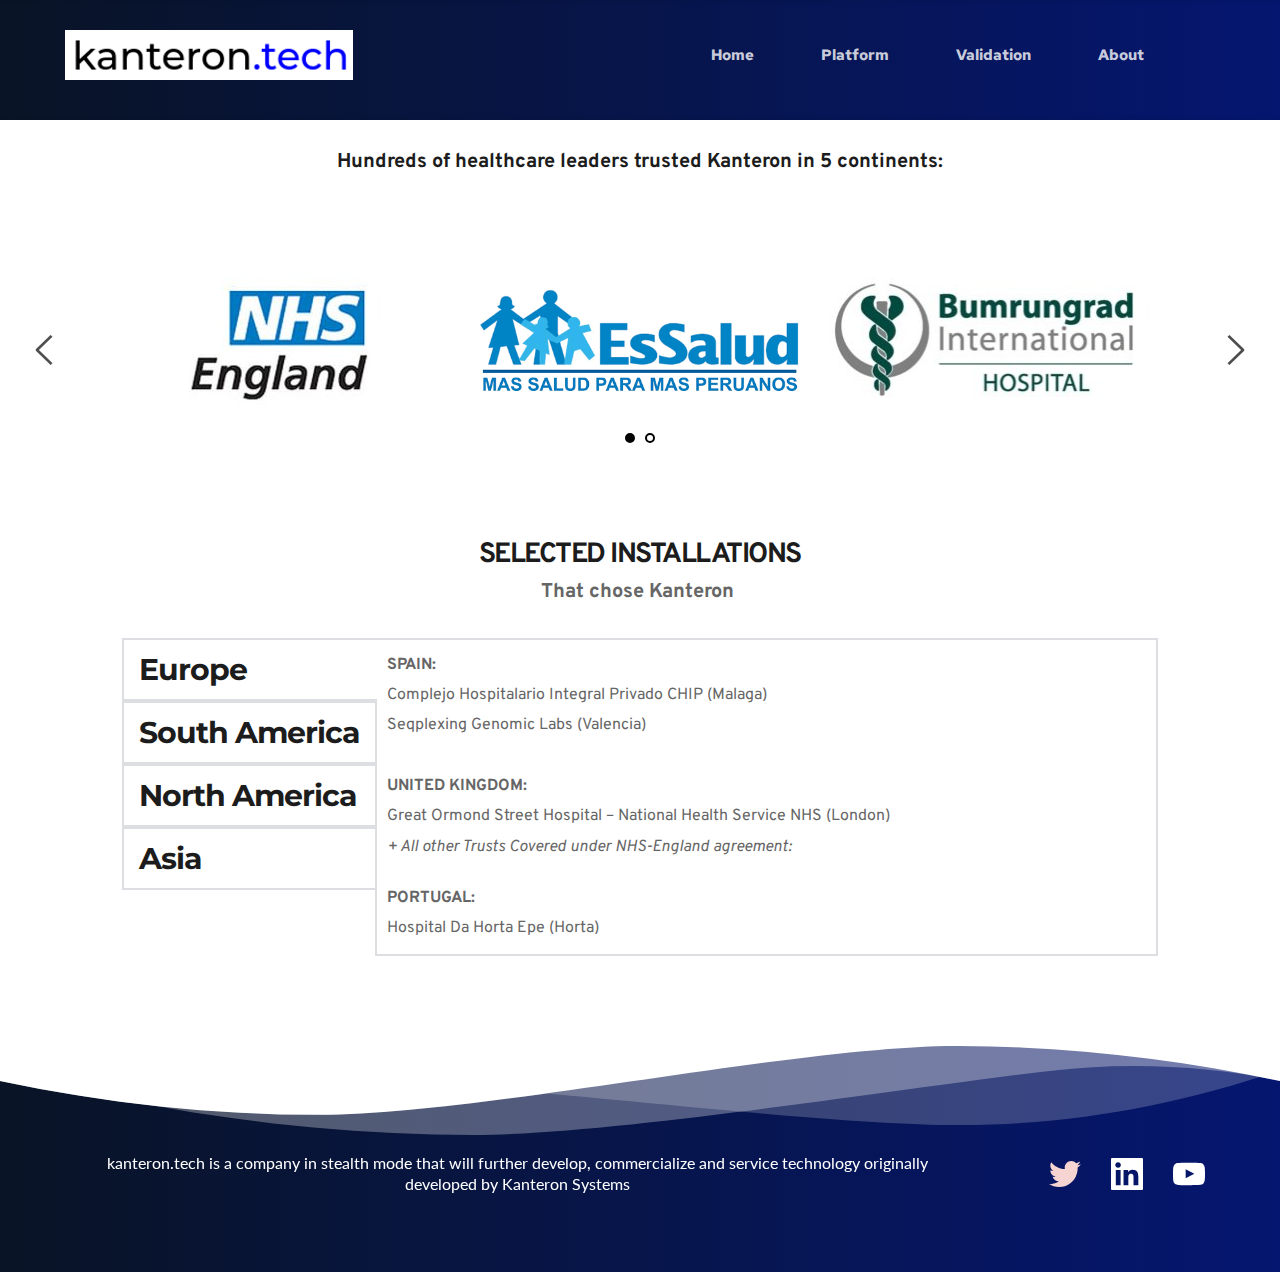
<file: references.html>
<!DOCTYPE html><html lang="en"><head><meta charset="utf-8"><link rel="icon" href="assets/img/1d82e1504363d76953463691162de744.png" sizes="16x16"><title>References | kanteron.tech</title><meta name="description" content="Kanteron Systems built an advanced system for radiology and pathology, 10 years ahead. Now we (kanteron.tech) are taking it even further."><meta property="og:title" content=""><meta property="og:description" content=""><meta property="og:url" content="/references"><meta content="summary_large_image" name="twitter:card"><!-- ASSETS --><meta name="viewport" content="width=device-width, initial-scale=1"><link class="brz-link brz-link-google-prefetch" rel="dns-prefetch" href="//ajax.googleapis.com"><link class="brz-link brz-link-google-prefetch" rel="dns-prefetch" href="//fonts.googleapis.com"><link class="brz-link brz-link-google-preconnect" rel="preconnect" href="https://fonts.gstatic.com/" crossorigin><link class="brz-link brz-link-cdn-preconnect" rel="preconnect" href="assets/d41d8cd98f00b204e9800998ecf8427e.x-empty" crossorigin><link href="https://fonts.googleapis.com/css?family=Red Hat Text:regular,italic,500,500italic,700,700italic|Roboto:100,100italic,300,300italic,regular,italic,500,500italic,700,700italic,900,900italic|Lato:100,100italic,300,300italic,regular,italic,700,700italic,900,900italic|Montserrat:100,100italic,200,200italic,300,300italic,regular,italic,500,500italic,600,600italic,700,700italic,800,800italic,900,900italic|Overpass:100,100italic,200,200italic,300,300italic,regular,italic,600,600italic,700,700italic,800,800italic,900,900italic&subset=arabic,bengali,cyrillic,cyrillic-ext,devanagari,greek,greek-ext,gujarati,hebrew,khmer,korean,latin-ext,tamil,telugu,thai,vietnamese&display=swap" class="brz-link brz-link-google" type="text/css" rel="stylesheet"/><link href="assets/cc904e0d4e16b9ffe33e09bbe7eef40c.css" class="brz-link brz-link-preview-lib" data-group="group-2" rel="stylesheet"/><link href="assets/99e194efd57231e7813372656463e6e7.css" class="brz-link brz-link-preview-lib-pro" data-group="group-2" rel="stylesheet"/><link href="assets/7d7fc70b352d2ed45c5e24f78f90f438.css" class="brz-link brz-link-preview-pro" rel="stylesheet"/><style class="brz-style">.brz .css-7z4i2m, .brz [data-css-7z4i2m] {color: rgba(245,212,209,1);border-color: rgba(35,157,219,0);background-color: rgba(189,225,244,0);background-image: none;border-width: 0;border-style: solid;width: 32px;height: 32px;font-size: 32px;padding: 0px;border-radius: 0;stroke-width: 0;transition: all .5s ease-in-out;transition-property: background,border-radius,color,border-color,box-shadow;-webkit-transition: all .5s ease-in-out;-moz-transition: all .5s ease-in-out;-webkit-transition-property: background,border-radius,color,border-color,box-shadow;-moz-transition-property: background,border-radius,color,border-color,box-shadow;}
@media (min-width: 991px) {.brz .css-7z4i2m:hover, .brz [data-css-7z4i2m]:hover {color: rgba(3,18,187,.8);border-color: rgba(35,157,219,0);background-color: rgba(189,225,244,0);background-image: none;}}
@media (max-width: 991px) {.brz .css-7z4i2m, .brz [data-css-7z4i2m] {width: 32px;height: 32px;font-size: 32px;padding: 0px;border-radius: 0px;stroke-width: 0;}}
@media (max-width: 767px) {.brz .css-7z4i2m, .brz [data-css-7z4i2m] {width: 32px;height: 32px;font-size: 32px;padding: 0px;border-radius: 0px;stroke-width: 0;}}
.brz .css-cj5hwo, .brz [data-css-cj5hwo] {color: rgba(255,255,255,1);border-color: rgba(35,157,219,0);background-color: rgba(189,225,244,0);background-image: none;border-width: 0;border-style: solid;width: 32px;height: 32px;font-size: 32px;padding: 0px;border-radius: 0;stroke-width: 0;transition: all .5s ease-in-out;transition-property: background,border-radius,color,border-color,box-shadow;-webkit-transition: all .5s ease-in-out;-moz-transition: all .5s ease-in-out;-webkit-transition-property: background,border-radius,color,border-color,box-shadow;-moz-transition-property: background,border-radius,color,border-color,box-shadow;}
@media (min-width: 991px) {.brz .css-cj5hwo:hover, .brz [data-css-cj5hwo]:hover {color: rgba(3,18,187,.8);border-color: rgba(35,157,219,0);background-color: rgba(189,225,244,0);background-image: none;}}
@media (max-width: 991px) {.brz .css-cj5hwo, .brz [data-css-cj5hwo] {width: 32px;height: 32px;font-size: 32px;padding: 0px;border-radius: 0px;stroke-width: 0;}}
@media (max-width: 767px) {.brz .css-cj5hwo, .brz [data-css-cj5hwo] {width: 32px;height: 32px;font-size: 32px;padding: 0px;border-radius: 0px;stroke-width: 0;}}</style><style class="brz-style">@media (min-width:991px) {.brz .brz-css-scugf {display: block;}}
@media (max-width:991px) and (min-width:768px) {.brz .brz-css-scugf {display: block;}}
@media (max-width:767px) {.brz .brz-css-scugf {display: block;}}
.brz .brz-css-pkzwh {padding: 10px 0px 10px 0px;margin: 0;}
.brz .brz-css-pkzwh > .brz-bg {border: 0px solid rgba(102,115,141,0);border-radius: 0;}
.brz .brz-css-pkzwh > .brz-bg > .brz-bg-image {background-image: none;}
.brz .brz-css-pkzwh > .brz-bg > .brz-bg-image:after {content: "";background-image: none;}
.brz .brz-css-pkzwh > .brz-bg > .brz-bg-color {background-color: rgba(255,255,255,1);background-image: none;}
.brz .brz-css-pkzwh > .brz-bg > .brz-bg-shape__top {background-image: none;background-size: 100% 100px;height: 100px;transform: rotateX(0deg) rotateY(0deg);z-index: auto;}
.brz .brz-css-pkzwh > .brz-bg > .brz-bg-shape__bottom {background-image: none;background-size: 100% 100px;height: 100px;transform: rotateX(-180deg) rotateY(-180deg);z-index: auto;}
@media (max-width:991px) and (min-width:768px) {.brz .brz-css-pkzwh {padding: 10px 0px 10px 0px;margin: 0;}
	.brz .brz-css-pkzwh > .brz-bg {border: 0px solid rgba(102,115,141,0);border-radius: 0;}
	.brz .brz-css-pkzwh > .brz-bg > .brz-bg-image {background-image: none;}
	.brz .brz-css-pkzwh > .brz-bg > .brz-bg-image:after {content: "";background-image: none;}
	.brz .brz-css-pkzwh > .brz-bg > .brz-bg-color {background-color: rgba(255,255,255,1);background-image: none;}
	.brz .brz-css-pkzwh > .brz-bg > .brz-bg-shape__top {background-image: none;background-size: 100% 100px;height: 100px;transform: rotateX(0deg) rotateY(0deg);z-index: auto;}
	.brz .brz-css-pkzwh > .brz-bg > .brz-bg-shape__bottom {background-image: none;background-size: 100% 100px;height: 100px;transform: rotateX(-180deg) rotateY(-180deg);z-index: auto;}}
@media (max-width:767px) {.brz .brz-css-pkzwh {padding: 10px 0px 10px 0px;margin: 0;}
	.brz .brz-css-pkzwh > .brz-bg {border: 0px solid rgba(102,115,141,0);border-radius: 0;}
	.brz .brz-css-pkzwh > .brz-bg > .brz-bg-image {background-image: none;}
	.brz .brz-css-pkzwh > .brz-bg > .brz-bg-image:after {content: "";background-image: none;}
	.brz .brz-css-pkzwh > .brz-bg > .brz-bg-color {background-color: rgba(255,255,255,1);background-image: none;}
	.brz .brz-css-pkzwh > .brz-bg > .brz-bg-shape__top {background-image: none;background-size: 100% 100px;height: 100px;transform: rotateX(0deg) rotateY(0deg);z-index: auto;}
	.brz .brz-css-pkzwh > .brz-bg > .brz-bg-shape__bottom {background-image: none;background-size: 100% 100px;height: 100px;transform: rotateX(-180deg) rotateY(-180deg);z-index: auto;}}
.brz .brz-css-egfse {border: 0px solid transparent;}
@media (min-width:991px) {.brz .brz-css-egfse {max-width: calc(1 * var(--brz-section-container-max-width,1170px));}}
@media (max-width:991px) and (min-width:768px) {.brz .brz-css-egfse {border: 0px solid transparent;}}
@media (max-width:991px) and (min-width:768px) {.brz .brz-css-egfse {max-width: 100%;}}
@media (max-width:767px) {.brz .brz-css-egfse {border: 0px solid transparent;}}
@media (max-width:767px) {.brz .brz-css-egfse {max-width: 100%;}}
.brz .brz-css-emwln {margin: 0;z-index: auto;align-items: flex-start;}
.brz .brz-css-emwln > .brz-bg {border: 0px solid rgba(102,115,141,0);border-radius: 0;max-width: 100%;}
.brz .brz-css-emwln > .brz-bg > .brz-bg-image {background-image: none;display: block;}
.brz .brz-css-emwln > .brz-bg > .brz-bg-image:after {content: "";background-image: none;}
.brz .brz-css-emwln > .brz-bg > .brz-bg-color {background-color: rgba(0,0,0,0);background-image: none;}
.brz .brz-css-emwln > .brz-bg > .brz-bg-map {display: none;}
.brz .brz-css-emwln > .brz-bg > .brz-bg-video {display: none;}
.brz .brz-css-emwln > .brz-row {border: 0px solid transparent;}
@media (min-width:991px) {.brz .brz-css-emwln {min-height: auto;display: flex;}
	.brz .brz-css-emwln > .brz-bg {transition-duration: .5s;transition-property: filter,box-shadow,background,border-radius,border-color;}
	.brz .brz-css-emwln > .brz-bg > .brz-bg-image {transition-duration: .5s;transition-property: filter,box-shadow,background,border-radius,border-color;}
	.brz .brz-css-emwln > .brz-bg > .brz-bg-color {transition-duration: .5s;transition-property: filter,box-shadow,background,border-radius,border-color;}
	.brz .brz-css-emwln > .brz-bg > .brz-bg-video {transition-duration: .5s;transition-property: filter,box-shadow,background,border-radius,border-color;}
	.brz .brz-css-emwln > .brz-row {transition-duration: .5s;transition-property: filter,box-shadow,background,border-radius,border-color;}}
@media (max-width:991px) and (min-width:768px) {.brz .brz-css-emwln {margin: 0;z-index: auto;align-items: flex-start;}
	.brz .brz-css-emwln > .brz-bg {border: 0px solid rgba(102,115,141,0);border-radius: 0;max-width: 100%;}
	.brz .brz-css-emwln > .brz-bg > .brz-bg-image {background-image: none;display: block;}
	.brz .brz-css-emwln > .brz-bg > .brz-bg-image:after {content: "";background-image: none;}
	.brz .brz-css-emwln > .brz-bg > .brz-bg-color {background-color: rgba(0,0,0,0);background-image: none;}
	.brz .brz-css-emwln > .brz-bg > .brz-bg-map {display: none;}
	.brz .brz-css-emwln > .brz-bg > .brz-bg-video {display: none;}
	.brz .brz-css-emwln > .brz-row {border: 0px solid transparent;}}
@media (max-width:991px) and (min-width:768px) {.brz .brz-css-emwln {min-height: auto;display: flex;}
	.brz .brz-css-emwln > .brz-bg {transition-duration: .5s;transition-property: filter,box-shadow,background,border-radius,border-color;}
	.brz .brz-css-emwln > .brz-bg > .brz-bg-image {transition-duration: .5s;transition-property: filter,box-shadow,background,border-radius,border-color;}
	.brz .brz-css-emwln > .brz-bg > .brz-bg-color {transition-duration: .5s;transition-property: filter,box-shadow,background,border-radius,border-color;}
	.brz .brz-css-emwln > .brz-bg > .brz-bg-video {transition-duration: .5s;transition-property: filter,box-shadow,background,border-radius,border-color;}
	.brz .brz-css-emwln > .brz-row {flex-direction: row;flex-wrap: wrap;justify-content: flex-start;transition-duration: .5s;transition-property: filter,box-shadow,background,border-radius,border-color;}}
@media (max-width:767px) {.brz .brz-css-emwln {margin: 0;z-index: auto;align-items: flex-start;}
	.brz .brz-css-emwln > .brz-bg {border: 0px solid rgba(102,115,141,0);border-radius: 0;max-width: 100%;}
	.brz .brz-css-emwln > .brz-bg > .brz-bg-image {background-image: none;display: block;}
	.brz .brz-css-emwln > .brz-bg > .brz-bg-image:after {content: "";background-image: none;}
	.brz .brz-css-emwln > .brz-bg > .brz-bg-color {background-color: rgba(0,0,0,0);background-image: none;}
	.brz .brz-css-emwln > .brz-bg > .brz-bg-map {display: none;}
	.brz .brz-css-emwln > .brz-bg > .brz-bg-video {display: none;}
	.brz .brz-css-emwln > .brz-row {border: 0px solid transparent;}}
@media (max-width:767px) {.brz .brz-css-emwln {min-height: auto;display: flex;}
	.brz .brz-css-emwln > .brz-bg {transition-duration: .5s;transition-property: filter,box-shadow,background,border-radius,border-color;}
	.brz .brz-css-emwln > .brz-bg > .brz-bg-image {transition-duration: .5s;transition-property: filter,box-shadow,background,border-radius,border-color;}
	.brz .brz-css-emwln > .brz-bg > .brz-bg-color {transition-duration: .5s;transition-property: filter,box-shadow,background,border-radius,border-color;}
	.brz .brz-css-emwln > .brz-bg > .brz-bg-video {transition-duration: .5s;transition-property: filter,box-shadow,background,border-radius,border-color;}
	.brz .brz-css-emwln > .brz-row {flex-direction: row;flex-wrap: wrap;justify-content: flex-start;transition-duration: .5s;transition-property: filter,box-shadow,background,border-radius,border-color;}}
.brz .brz-css-cxbvx {padding: 10px;max-width: 100%;}
@media (max-width:991px) and (min-width:768px) {.brz .brz-css-cxbvx {padding: 0;max-width: 100%;}}
@media (max-width:767px) {.brz .brz-css-cxbvx {padding: 0;max-width: 100%;}}
.brz .brz-css-tkohn {z-index: auto;flex: 1 1 50%;max-width: 50%;justify-content: flex-start;}
.brz .brz-css-tkohn > .brz-bg {border: 0px solid rgba(102,115,141,0);border-radius: 0;margin: 0;}
.brz .brz-css-tkohn > .brz-bg > .brz-bg-image {background-image: none;}
.brz .brz-css-tkohn > .brz-bg > .brz-bg-image:after {content: "";background-image: none;}
.brz .brz-css-tkohn > .brz-bg > .brz-bg-color {background-color: rgba(0,0,0,0);background-image: none;}
@media (min-width:991px) {.brz .brz-css-tkohn > .brz-bg {transition-duration: .5s;transition-property: filter,box-shadow,background,border-radius,border-color;}
	.brz .brz-css-tkohn > .brz-bg > .brz-bg-image {transition-duration: .5s;transition-property: filter,box-shadow,background,border-radius,border-color;}
	.brz .brz-css-tkohn > .brz-bg > .brz-bg-color {transition-duration: .5s;transition-property: filter,box-shadow,background,border-radius,border-color;}}
@media (max-width:991px) and (min-width:768px) {.brz .brz-css-tkohn {z-index: auto;flex: 1 1 50%;max-width: 50%;justify-content: flex-start;}
	.brz .brz-css-tkohn > .brz-bg {border: 0px solid rgba(102,115,141,0);border-radius: 0;margin: 0;}
	.brz .brz-css-tkohn > .brz-bg > .brz-bg-image {background-image: none;}
	.brz .brz-css-tkohn > .brz-bg > .brz-bg-image:after {content: "";background-image: none;}
	.brz .brz-css-tkohn > .brz-bg > .brz-bg-color {background-color: rgba(0,0,0,0);background-image: none;}}
@media (max-width:991px) and (min-width:768px) {.brz .brz-css-tkohn > .brz-bg {transition-duration: .5s;transition-property: filter,box-shadow,background,border-radius,border-color;}
	.brz .brz-css-tkohn > .brz-bg > .brz-bg-image {transition-duration: .5s;transition-property: filter,box-shadow,background,border-radius,border-color;}
	.brz .brz-css-tkohn > .brz-bg > .brz-bg-color {transition-duration: .5s;transition-property: filter,box-shadow,background,border-radius,border-color;}}
@media (max-width:767px) {.brz .brz-css-tkohn {z-index: auto;flex: 1 1 100%;max-width: 100%;justify-content: flex-start;}
	.brz .brz-css-tkohn > .brz-bg {border: 0px solid rgba(102,115,141,0);border-radius: 0;margin: 10px 0px 10px 0px;}
	.brz .brz-css-tkohn > .brz-bg > .brz-bg-image {background-image: none;}
	.brz .brz-css-tkohn > .brz-bg > .brz-bg-image:after {content: "";background-image: none;}
	.brz .brz-css-tkohn > .brz-bg > .brz-bg-color {background-color: rgba(0,0,0,0);background-image: none;}}
@media (max-width:767px) {.brz .brz-css-tkohn > .brz-bg {transition-duration: .5s;transition-property: filter,box-shadow,background,border-radius,border-color;}
	.brz .brz-css-tkohn > .brz-bg > .brz-bg-image {transition-duration: .5s;transition-property: filter,box-shadow,background,border-radius,border-color;}
	.brz .brz-css-tkohn > .brz-bg > .brz-bg-color {transition-duration: .5s;transition-property: filter,box-shadow,background,border-radius,border-color;}}
.brz .brz-css-wmwpf {z-index: auto;margin: 0;border: 0px solid transparent;padding: 5px 15px 5px 15px;}
@media (min-width:991px) {.brz .brz-css-wmwpf {display: flex;transition-duration: .5s;transition-property: filter,box-shadow,background,border-radius,border-color;}}
@media (max-width:991px) and (min-width:768px) {.brz .brz-css-wmwpf {z-index: auto;margin: 0;border: 0px solid transparent;padding: 5px 15px 5px 15px;}}
@media (max-width:991px) and (min-width:768px) {.brz .brz-css-wmwpf {display: flex;transition-duration: .5s;transition-property: filter,box-shadow,background,border-radius,border-color;}}
@media (max-width:767px) {.brz .brz-css-wmwpf {z-index: auto;margin: 10px 0px 10px 0px;border: 0px solid transparent;padding: 0;}}
@media (max-width:767px) {.brz .brz-css-wmwpf {display: flex;transition-duration: .5s;transition-property: filter,box-shadow,background,border-radius,border-color;}}
.brz .brz-css-yrfwt {padding: 0;margin: 10px 0px 10px 0px;justify-content: center;position: relative;}
@media (min-width:991px) {.brz .brz-css-yrfwt {display: flex;z-index: auto;position: relative;}}
@media (max-width:991px) and (min-width:768px) {.brz .brz-css-yrfwt {padding: 0;margin: 10px 0px 10px 0px;justify-content: center;position: relative;}}
@media (max-width:991px) and (min-width:768px) {.brz .brz-css-yrfwt {display: flex;z-index: auto;position: relative;}}
@media (max-width:767px) {.brz .brz-css-yrfwt {padding: 0;margin: 10px 0px 10px 0px;justify-content: center;position: relative;}}
@media (max-width:767px) {.brz .brz-css-yrfwt {display: flex;z-index: auto;position: relative;}}
.brz .brz-css-bjlyc {max-width: 22%;height: auto;border: 0px solid rgba(102,115,141,0);border-radius: 0;}
@media (min-width:991px) {.brz .brz-css-bjlyc {transition-duration: .5s;transition-property: border,box-shadow,filter;}
	.brz .brz-css-bjlyc:after {transition-duration: .5s;transition-property: border,box-shadow,filter;}
	.brz .brz-css-bjlyc .brz-picture {transition-duration: .5s;transition-property: border,box-shadow,filter;}}
@media (max-width:991px) and (min-width:768px) {.brz .brz-css-bjlyc {max-width: 75%;height: auto;border: 0px solid rgba(102,115,141,0);border-radius: 0;}}
@media (max-width:991px) and (min-width:768px) {.brz .brz-css-bjlyc {transition-duration: .5s;transition-property: border,box-shadow,filter;}
	.brz .brz-css-bjlyc:after {transition-duration: .5s;transition-property: border,box-shadow,filter;}
	.brz .brz-css-bjlyc .brz-picture {transition-duration: .5s;transition-property: border,box-shadow,filter;}}
@media (max-width:767px) {.brz .brz-css-bjlyc {max-width: 30%;height: auto;border: 0px solid rgba(102,115,141,0);border-radius: 0;}}
@media (max-width:767px) {.brz .brz-css-bjlyc {transition-duration: .5s;transition-property: border,box-shadow,filter;}
	.brz .brz-css-bjlyc:after {transition-duration: .5s;transition-property: border,box-shadow,filter;}
	.brz .brz-css-bjlyc .brz-picture {transition-duration: .5s;transition-property: border,box-shadow,filter;}}
.brz .brz-css-xjgiv {padding-top: 17.4545%;}
.brz .brz-css-xjgiv > .brz-img {position: absolute;width: 100%;}
@media (max-width:991px) and (min-width:768px) {.brz .brz-css-xjgiv {padding-top: 17.4444%;}
	.brz .brz-css-xjgiv > .brz-img {position: absolute;width: 100%;}}
@media (max-width:767px) {.brz .brz-css-xjgiv {padding-top: 17.4419%;}
	.brz .brz-css-xjgiv > .brz-img {position: absolute;width: 100%;}}
@media (min-width:991px) {.brz .brz-css-dpopj .brz-mm-menu__icon {display: none;font-size: 18px;color: rgba(51,51,51,1);}
	.brz .brz-css-dpopj .brz-menu {display: flex;}}
@media (max-width:991px) and (min-width:768px) {.brz .brz-css-dpopj .brz-mm-menu__icon {display: flex;font-size: 18px;color: rgba(51,51,51,1);}
	.brz .brz-css-dpopj .brz-menu {display: none;}}
@media (max-width:767px) {.brz .brz-css-dpopj .brz-mm-menu__icon {display: flex;font-size: 18px;color: rgba(51,51,51,1);}
	.brz .brz-css-dpopj .brz-menu {display: none;}}
.brz .brz-css-iwspt .brz-menu__ul {font-family: Overpass,sans-serif;color: rgba(0,0,0,1);}
.brz .brz-css-iwspt .brz-menu__ul:not(.brz-mm-listview) {display: flex;flex-wrap: wrap;justify-content: inherit;align-items: center;max-width: none;margin: 0px -5px 0px -5px;}
.brz .brz-css-iwspt .brz-menu__ul > .brz-menu__item > .brz-a {flex-flow: row nowrap;}
.brz .brz-css-iwspt .brz-menu__ul > .brz-menu__item > .brz-a {color: rgba(0,0,0,1);background-color: rgba(255,255,255,0);padding: 0px 5px 0px 5px;}
.brz .brz-css-iwspt .brz-menu__ul > .brz-menu__item.brz-menu__item--opened > .brz-a {color: rgba(0,0,0,1);background-color: rgba(255,255,255,0);}
.brz .brz-css-iwspt .brz-menu__ul > .brz-menu__item.brz-menu__item--opened {color: rgba(0,0,0,1);background-color: rgba(255,255,255,0);border: 0px solid rgba(85,85,85,1);}
.brz .brz-css-iwspt .brz-menu__ul > .brz-menu__item.brz-menu__item--current {color: rgba(0,0,0,1);background-color: rgba(255,255,255,0);border: 0px solid rgba(85,85,85,1);}
.brz .brz-css-iwspt .brz-menu__ul > .brz-menu__item.brz-menu__item--current > .brz-a {color: rgba(0,0,0,1);background-color: rgba(255,255,255,0);}
.brz .brz-css-iwspt .brz-menu__item__icon {margin: 0 15px 0 0;}
.brz .brz-css-iwspt .brz-menu__ul > .brz-menu__item {background-color: transparent;border: 0px solid rgba(85,85,85,1);}
.brz .brz-css-iwspt .brz-mm-menu__item {font-family: Overpass,sans-serif;color: rgba(255,255,255,1);border-color: rgba(85,85,85,1);}
.brz nav.brz-mm-menu.brz-css-iwspt {background-color: rgba(51,51,51,1);}
.brz .brz-css-iwspt.brz-mm-menu .brz-mm-menu__item .brz-mm-listitem__text {padding: 10px 20px 10px 20px;flex-flow: row nowrap;}
.brz .brz-css-iwspt .brz-mm-menu__item:hover > .brz-mm-listitem__text {color: rgba(255,255,255,1);}
.brz .brz-css-iwspt .brz-mm-navbar {color: rgba(255,255,255,1);}
.brz .brz-css-iwspt .brz-mm-menu__item.brz-mm-listitem_opened {color: rgba(255,255,255,1);}
.brz .brz-css-iwspt.brz-mm-menu.brz-mm-menu_theme-dark .brz-mm-panels, .brz .brz-css-iwspt .brz-mm-panels > .brz-mm-panel {background-color: rgba(51,51,51,1);}
.brz .brz-css-iwspt.brz-mm-menu.brz-mm-menu_theme-dark .brz-mm-navbar.brz-mm-listitem .brz-mm-listitem_opened > .brz-mm-listitem__text:after {border-color: rgba(85,85,85,1);}
.brz .brz-css-iwspt .brz-mm-listitem {border-color: rgba(85,85,85,1);}
.brz .brz-css-iwspt .brz-mm-menu__item.brz-mm-menu__item--current {color: rgba(255,255,255,1);}
.brz .brz-css-iwspt .brz-mm-menu__item.brz-mm-menu__item--current:hover > .brz-mm-listitem__text {color: rgba(255,255,255,1);}
.brz .brz-css-iwspt .brz-menu__sub-menu {font-family: Overpass,sans-serif;color: rgba(255,255,255,1);border-radius: 0;}
.brz .brz-css-iwspt .brz-menu__sub-menu .brz-a {flex-flow: row nowrap;}
.brz .brz-css-iwspt .brz-menu__sub-menu .brz-a:hover {color: rgba(255,255,255,1);}
.brz .brz-css-iwspt .brz-menu__sub-item__icon {margin: 0 15px 0 0;font-size: 12px;}
.brz .brz-css-iwspt .brz-menu__dropdown > .brz-menu__item.brz-menu__item--current > .brz-a {color: rgba(255,255,255,1);}
.brz .brz-css-iwspt .brz-menu__dropdown > .brz-menu__item.brz-menu__item--current {background-color: rgba(51,51,51,1);}
.brz .brz-css-iwspt .brz-menu__dropdown > .brz-menu__item.brz-menu__item--current:hover {background-color: rgba(51,51,51,1);}
.brz .brz-css-iwspt .brz-menu__item-dropdown .brz-menu__item {background-color: rgba(51,51,51,1);}
.brz .brz-css-iwspt .brz-menu__item-dropdown .brz-menu__item:hover {background-color: rgba(51,51,51,1);}
.brz .brz-css-iwspt .brz-menu__dropdown .brz-menu__item-dropdown .brz-a:after {border-color: rgba(255,255,255,1);}
.brz .brz-css-iwspt .brz-menu__dropdown > .brz-menu__item {border-bottom: 1px solid rgba(85,85,85,1);}
@media (min-width:991px) {.brz .brz-css-iwspt .brz-menu__ul {font-size: 15px;font-weight: 700;line-height: 1.6;letter-spacing: 0px;}
	.brz .brz-css-iwspt .brz-menu__item__icon {font-size: 12px;}
	.brz .brz-css-iwspt .brz-menu__ul > .brz-menu__item {padding-top: 0px;padding-bottom: 0px;margin-right: 5px;margin-left: 5px;}
	.brz .brz-css-iwspt .brz-mm-menu__item {font-size: 15px;font-weight: 700;line-height: 1.6;letter-spacing: 0px;}
	.brz .brz-css-iwspt .brz-mm-menu__item .brz-a {justify-content: flex-start;}
	.brz .brz-css-iwspt .brz-mm-menu__item__icon {margin: 0 15px 0 0;font-size: 12px;}
	.brz .brz-css-iwspt .brz-mm-navbar {font-family: Overpass,sans-serif;font-size: 15px;font-weight: 700;line-height: 1.6;letter-spacing: 0px;border-color: rgba(85,85,85,1);}
	.brz .brz-css-iwspt.brz-mm-menu .brz-mm-listitem_vertical .brz-mm-btn_next {height: calc(24px + 10px + 10px);padding-right: 20px;}
	.brz .brz-css-iwspt .brz-menu__sub-menu {font-size: 15px;font-weight: 700;line-height: 1.6;letter-spacing: 0px;}
	.brz .brz-css-iwspt .brz-menu__dropdown {position: absolute;top: 0;width: 305px;}
	.brz .brz-css-iwspt [data-popper-placement='left-start'] {right: calc(100% + 5px);}
	.brz .brz-css-iwspt [data-popper-placement='right-start'] {left: calc(100% + 5px);}
	.brz .brz-css-iwspt > .brz-menu__ul > .brz-menu__item-dropdown > .brz-menu__dropdown {top: calc(100% + 5px);width: 300px;}
	.brz .brz-css-iwspt > .brz-menu__ul > .brz-menu__item-dropdown > [data-popper-placement='left-start'] {right: 0;}
	.brz .brz-css-iwspt > .brz-menu__ul > .brz-menu__item-dropdown > [data-popper-placement='right-start'] {left: 0;}
	.brz .brz-css-iwspt .brz-mega-menu__dropdown {display: none;}}
@media (max-width:991px) and (min-width:768px) {.brz .brz-css-iwspt .brz-menu__ul {font-family: Overpass,sans-serif;color: rgba(0,0,0,1);}
	.brz .brz-css-iwspt .brz-menu__ul:not(.brz-mm-listview) {display: flex;flex-wrap: wrap;justify-content: inherit;align-items: center;max-width: none;margin: 0px -5px 0px -5px;}
	.brz .brz-css-iwspt .brz-menu__ul > .brz-menu__item > .brz-a {flex-flow: row nowrap;}
	.brz .brz-css-iwspt .brz-menu__ul > .brz-menu__item > .brz-a {color: rgba(0,0,0,1);background-color: rgba(255,255,255,0);padding: 0px 5px 0px 5px;}
	.brz .brz-css-iwspt .brz-menu__ul > .brz-menu__item.brz-menu__item--opened > .brz-a {color: rgba(0,0,0,1);background-color: rgba(255,255,255,0);}
	.brz .brz-css-iwspt .brz-menu__ul > .brz-menu__item.brz-menu__item--opened {color: rgba(0,0,0,1);background-color: rgba(255,255,255,0);border: 0px solid rgba(85,85,85,1);}
	.brz .brz-css-iwspt .brz-menu__ul > .brz-menu__item.brz-menu__item--current {color: rgba(0,0,0,1);background-color: rgba(255,255,255,0);border: 0px solid rgba(85,85,85,1);}
	.brz .brz-css-iwspt .brz-menu__ul > .brz-menu__item.brz-menu__item--current > .brz-a {color: rgba(0,0,0,1);background-color: rgba(255,255,255,0);}
	.brz .brz-css-iwspt .brz-menu__item__icon {margin: 0 15px 0 0;}
	.brz .brz-css-iwspt .brz-menu__ul > .brz-menu__item {background-color: transparent;border: 0px solid rgba(85,85,85,1);}
	.brz .brz-css-iwspt .brz-mm-menu__item {font-family: Overpass,sans-serif;color: rgba(255,255,255,1);border-color: rgba(85,85,85,1);}
	.brz nav.brz-mm-menu.brz-css-iwspt {background-color: rgba(51,51,51,1);}
	.brz .brz-css-iwspt.brz-mm-menu .brz-mm-menu__item .brz-mm-listitem__text {padding: 10px 20px 10px 20px;flex-flow: row nowrap;}
	.brz .brz-css-iwspt .brz-mm-menu__item:hover > .brz-mm-listitem__text {color: rgba(255,255,255,1);}
	.brz .brz-css-iwspt .brz-mm-navbar {color: rgba(255,255,255,1);}
	.brz .brz-css-iwspt .brz-mm-menu__item.brz-mm-listitem_opened {color: rgba(255,255,255,1);}
	.brz .brz-css-iwspt.brz-mm-menu.brz-mm-menu_theme-dark .brz-mm-panels, .brz .brz-css-iwspt .brz-mm-panels > .brz-mm-panel {background-color: rgba(51,51,51,1);}
	.brz .brz-css-iwspt.brz-mm-menu.brz-mm-menu_theme-dark .brz-mm-navbar.brz-mm-listitem .brz-mm-listitem_opened > .brz-mm-listitem__text:after {border-color: rgba(85,85,85,1);}
	.brz .brz-css-iwspt .brz-mm-listitem {border-color: rgba(85,85,85,1);}
	.brz .brz-css-iwspt .brz-mm-menu__item.brz-mm-menu__item--current {color: rgba(255,255,255,1);}
	.brz .brz-css-iwspt .brz-mm-menu__item.brz-mm-menu__item--current:hover > .brz-mm-listitem__text {color: rgba(255,255,255,1);}
	.brz .brz-css-iwspt .brz-menu__sub-menu {font-family: Overpass,sans-serif;color: rgba(255,255,255,1);border-radius: 0;}
	.brz .brz-css-iwspt .brz-menu__sub-menu .brz-a {flex-flow: row nowrap;}
	.brz .brz-css-iwspt .brz-menu__sub-menu .brz-a:hover {color: rgba(255,255,255,1);}
	.brz .brz-css-iwspt .brz-menu__sub-item__icon {margin: 0 15px 0 0;font-size: 12px;}
	.brz .brz-css-iwspt .brz-menu__dropdown > .brz-menu__item.brz-menu__item--current > .brz-a {color: rgba(255,255,255,1);}
	.brz .brz-css-iwspt .brz-menu__dropdown > .brz-menu__item.brz-menu__item--current {background-color: rgba(51,51,51,1);}
	.brz .brz-css-iwspt .brz-menu__dropdown > .brz-menu__item.brz-menu__item--current:hover {background-color: rgba(51,51,51,1);}
	.brz .brz-css-iwspt .brz-menu__item-dropdown .brz-menu__item {background-color: rgba(51,51,51,1);}
	.brz .brz-css-iwspt .brz-menu__item-dropdown .brz-menu__item:hover {background-color: rgba(51,51,51,1);}
	.brz .brz-css-iwspt .brz-menu__dropdown .brz-menu__item-dropdown .brz-a:after {border-color: rgba(255,255,255,1);}
	.brz .brz-css-iwspt .brz-menu__dropdown > .brz-menu__item {border-bottom: 1px solid rgba(85,85,85,1);}}
@media (max-width:991px) and (min-width:768px) {.brz .brz-css-iwspt .brz-menu__ul {font-size: 17px;font-weight: 700;line-height: 1.6;letter-spacing: 0px;}
	.brz .brz-css-iwspt .brz-menu__item__icon {font-size: 12px;}
	.brz .brz-css-iwspt .brz-menu__ul > .brz-menu__item {padding-top: 0px;padding-bottom: 0px;margin-right: 5px;margin-left: 5px;}
	.brz .brz-css-iwspt .brz-mm-menu__item {font-size: 17px;font-weight: 700;line-height: 1.6;letter-spacing: 0px;}
	.brz .brz-css-iwspt .brz-mm-menu__item .brz-a {justify-content: flex-start;}
	.brz .brz-css-iwspt .brz-mm-menu__item__icon {margin: 0 15px 0 0;font-size: 12px;}
	.brz .brz-css-iwspt .brz-mm-navbar {font-family: Overpass,sans-serif;font-size: 17px;font-weight: 700;line-height: 1.6;letter-spacing: 0px;border-color: rgba(85,85,85,1);}
	.brz .brz-css-iwspt.brz-mm-menu .brz-mm-listitem_vertical .brz-mm-btn_next {height: calc(27.2px + 10px + 10px);padding-right: 20px;}
	.brz .brz-css-iwspt .brz-menu__sub-menu {font-size: 17px;font-weight: 700;line-height: 1.6;letter-spacing: 0px;}
	.brz .brz-css-iwspt .brz-menu__dropdown {position: absolute;top: 0;width: 305px;}
	.brz .brz-css-iwspt > .brz-menu__ul > .brz-menu__item-dropdown > .brz-menu__dropdown {top: calc(100% + 5px);width: 300px;}
	.brz .brz-css-iwspt > .brz-menu__ul > .brz-menu__item-dropdown > [data-popper-placement='left-start'] {right: 0;}
	.brz .brz-css-iwspt > .brz-menu__ul > .brz-menu__item-dropdown > [data-popper-placement='right-start'] {left: 0;}
	.brz .brz-css-iwspt .brz-menu__dropdown .brz-menu__item-dropdown > .brz-a:after {border-right-style: solid;border-left-style: none;}
	.brz .brz-css-iwspt .brz-menu__dropdown .brz-menu__item-dropdown .brz-menu__dropdown {position: relative;top: auto;left: auto;transform: translate(0,0);height: 0;overflow: hidden;}
	.brz .brz-css-iwspt .brz-menu__dropdown .brz-menu__item--opened > .brz-menu__dropdown {height: auto;width: 100%;left: auto;right: auto;}
	.brz .brz-css-iwspt.brz-menu__preview .brz-menu__dropdown .brz-menu__item:hover > .brz-menu__sub-menu {height: auto;width: 100%;left: auto;right: auto;}
	.brz .brz-css-iwspt .brz-mega-menu__dropdown {display: none;}}
@media (max-width:767px) {.brz .brz-css-iwspt .brz-menu__ul {font-family: Overpass,sans-serif;color: rgba(0,0,0,1);}
	.brz .brz-css-iwspt .brz-menu__ul:not(.brz-mm-listview) {display: flex;flex-wrap: wrap;justify-content: inherit;align-items: center;max-width: none;margin: 0px -5px 0px -5px;}
	.brz .brz-css-iwspt .brz-menu__ul > .brz-menu__item > .brz-a {flex-flow: row nowrap;}
	.brz .brz-css-iwspt .brz-menu__ul > .brz-menu__item > .brz-a {color: rgba(0,0,0,1);background-color: rgba(255,255,255,0);padding: 0px 5px 0px 5px;}
	.brz .brz-css-iwspt .brz-menu__ul > .brz-menu__item.brz-menu__item--opened > .brz-a {color: rgba(0,0,0,1);background-color: rgba(255,255,255,0);}
	.brz .brz-css-iwspt .brz-menu__ul > .brz-menu__item.brz-menu__item--opened {color: rgba(0,0,0,1);background-color: rgba(255,255,255,0);border: 0px solid rgba(85,85,85,1);}
	.brz .brz-css-iwspt .brz-menu__ul > .brz-menu__item.brz-menu__item--current {color: rgba(0,0,0,1);background-color: rgba(255,255,255,0);border: 0px solid rgba(85,85,85,1);}
	.brz .brz-css-iwspt .brz-menu__ul > .brz-menu__item.brz-menu__item--current > .brz-a {color: rgba(0,0,0,1);background-color: rgba(255,255,255,0);}
	.brz .brz-css-iwspt .brz-menu__item__icon {margin: 0 15px 0 0;}
	.brz .brz-css-iwspt .brz-menu__ul > .brz-menu__item {background-color: transparent;border: 0px solid rgba(85,85,85,1);}
	.brz .brz-css-iwspt .brz-mm-menu__item {font-family: Overpass,sans-serif;color: rgba(255,255,255,1);border-color: rgba(85,85,85,1);}
	.brz nav.brz-mm-menu.brz-css-iwspt {background-color: rgba(51,51,51,1);}
	.brz .brz-css-iwspt.brz-mm-menu .brz-mm-menu__item .brz-mm-listitem__text {padding: 10px 20px 10px 20px;flex-flow: row nowrap;}
	.brz .brz-css-iwspt .brz-mm-menu__item:hover > .brz-mm-listitem__text {color: rgba(255,255,255,1);}
	.brz .brz-css-iwspt .brz-mm-navbar {color: rgba(255,255,255,1);}
	.brz .brz-css-iwspt .brz-mm-menu__item.brz-mm-listitem_opened {color: rgba(255,255,255,1);}
	.brz .brz-css-iwspt.brz-mm-menu.brz-mm-menu_theme-dark .brz-mm-panels, .brz .brz-css-iwspt .brz-mm-panels > .brz-mm-panel {background-color: rgba(51,51,51,1);}
	.brz .brz-css-iwspt.brz-mm-menu.brz-mm-menu_theme-dark .brz-mm-navbar.brz-mm-listitem .brz-mm-listitem_opened > .brz-mm-listitem__text:after {border-color: rgba(85,85,85,1);}
	.brz .brz-css-iwspt .brz-mm-listitem {border-color: rgba(85,85,85,1);}
	.brz .brz-css-iwspt .brz-mm-menu__item.brz-mm-menu__item--current {color: rgba(255,255,255,1);}
	.brz .brz-css-iwspt .brz-mm-menu__item.brz-mm-menu__item--current:hover > .brz-mm-listitem__text {color: rgba(255,255,255,1);}
	.brz .brz-css-iwspt .brz-menu__sub-menu {font-family: Overpass,sans-serif;color: rgba(255,255,255,1);border-radius: 0;}
	.brz .brz-css-iwspt .brz-menu__sub-menu .brz-a {flex-flow: row nowrap;}
	.brz .brz-css-iwspt .brz-menu__sub-menu .brz-a:hover {color: rgba(255,255,255,1);}
	.brz .brz-css-iwspt .brz-menu__sub-item__icon {margin: 0 15px 0 0;font-size: 12px;}
	.brz .brz-css-iwspt .brz-menu__dropdown > .brz-menu__item.brz-menu__item--current > .brz-a {color: rgba(255,255,255,1);}
	.brz .brz-css-iwspt .brz-menu__dropdown > .brz-menu__item.brz-menu__item--current {background-color: rgba(51,51,51,1);}
	.brz .brz-css-iwspt .brz-menu__dropdown > .brz-menu__item.brz-menu__item--current:hover {background-color: rgba(51,51,51,1);}
	.brz .brz-css-iwspt .brz-menu__item-dropdown .brz-menu__item {background-color: rgba(51,51,51,1);}
	.brz .brz-css-iwspt .brz-menu__item-dropdown .brz-menu__item:hover {background-color: rgba(51,51,51,1);}
	.brz .brz-css-iwspt .brz-menu__dropdown .brz-menu__item-dropdown .brz-a:after {border-color: rgba(255,255,255,1);}
	.brz .brz-css-iwspt .brz-menu__dropdown > .brz-menu__item {border-bottom: 1px solid rgba(85,85,85,1);}}
@media (max-width:767px) {.brz .brz-css-iwspt .brz-menu__ul {font-size: 15px;font-weight: 700;line-height: 1.6;letter-spacing: 0px;}
	.brz .brz-css-iwspt .brz-menu__item__icon {font-size: 12px;}
	.brz .brz-css-iwspt .brz-menu__ul > .brz-menu__item {padding-top: 0px;padding-bottom: 0px;margin-right: 5px;margin-left: 5px;}
	.brz .brz-css-iwspt .brz-mm-menu__item {font-size: 15px;font-weight: 700;line-height: 1.6;letter-spacing: 0px;}
	.brz .brz-css-iwspt .brz-mm-menu__item .brz-a {justify-content: flex-start;}
	.brz .brz-css-iwspt .brz-mm-menu__item__icon {margin: 0 15px 0 0;font-size: 12px;}
	.brz .brz-css-iwspt .brz-mm-navbar {font-family: Overpass,sans-serif;font-size: 15px;font-weight: 700;line-height: 1.6;letter-spacing: 0px;border-color: rgba(85,85,85,1);}
	.brz .brz-css-iwspt.brz-mm-menu .brz-mm-listitem_vertical .brz-mm-btn_next {height: calc(24px + 10px + 10px);padding-right: 20px;}
	.brz .brz-css-iwspt .brz-menu__sub-menu {font-size: 15px;font-weight: 700;line-height: 1.6;letter-spacing: 0px;}
	.brz .brz-css-iwspt .brz-menu__dropdown {position: absolute;top: 0;width: 305px;}
	.brz .brz-css-iwspt > .brz-menu__ul > .brz-menu__item-dropdown > .brz-menu__dropdown {top: calc(100% + 5px);width: 300px;}
	.brz .brz-css-iwspt > .brz-menu__ul > .brz-menu__item-dropdown > [data-popper-placement='left-start'] {right: 0;}
	.brz .brz-css-iwspt > .brz-menu__ul > .brz-menu__item-dropdown > [data-popper-placement='right-start'] {left: 0;}
	.brz .brz-css-iwspt .brz-menu__dropdown .brz-menu__item-dropdown > .brz-a:after {border-right-style: solid;border-left-style: none;}
	.brz .brz-css-iwspt .brz-menu__dropdown .brz-menu__item-dropdown .brz-menu__dropdown {position: relative;top: auto;left: auto;transform: translate(0,0);height: 0;overflow: hidden;}
	.brz .brz-css-iwspt .brz-menu__dropdown .brz-menu__item--opened > .brz-menu__dropdown {height: auto;width: 100%;left: auto;right: auto;}
	.brz .brz-css-iwspt.brz-menu__preview .brz-menu__dropdown .brz-menu__item:hover > .brz-menu__sub-menu {height: auto;width: 100%;left: auto;right: auto;}
	.brz .brz-css-iwspt .brz-mega-menu__dropdown {display: block;}}
.brz .brz-css-dontg {padding: 75px 0px 75px 0px;margin: 0;}
.brz .brz-css-dontg > .brz-bg {border: 0px solid rgba(102,115,141,0);border-radius: 0;}
.brz .brz-css-dontg > .brz-bg > .brz-bg-image {background-image: none;}
.brz .brz-css-dontg > .brz-bg > .brz-bg-image:after {content: "";background-image: none;}
.brz .brz-css-dontg > .brz-bg > .brz-bg-color {background-color: rgba(0,0,0,0);background-image: none;}
.brz .brz-css-dontg > .brz-bg > .brz-bg-shape__top {background-image: none;background-size: 100% 100px;height: 100px;transform: rotateX(0deg) rotateY(0deg);z-index: auto;}
.brz .brz-css-dontg > .brz-bg > .brz-bg-shape__bottom {background-image: none;background-size: 100% 100px;height: 100px;transform: rotateX(-180deg) rotateY(-180deg);z-index: auto;}
@media (max-width:991px) and (min-width:768px) {.brz .brz-css-dontg {padding: 50px 15px 50px 15px;margin: 0;}
	.brz .brz-css-dontg > .brz-bg {border: 0px solid rgba(102,115,141,0);border-radius: 0;}
	.brz .brz-css-dontg > .brz-bg > .brz-bg-image {background-image: none;}
	.brz .brz-css-dontg > .brz-bg > .brz-bg-image:after {content: "";background-image: none;}
	.brz .brz-css-dontg > .brz-bg > .brz-bg-color {background-color: rgba(0,0,0,0);background-image: none;}
	.brz .brz-css-dontg > .brz-bg > .brz-bg-shape__top {background-image: none;background-size: 100% 100px;height: 100px;transform: rotateX(0deg) rotateY(0deg);z-index: auto;}
	.brz .brz-css-dontg > .brz-bg > .brz-bg-shape__bottom {background-image: none;background-size: 100% 100px;height: 100px;transform: rotateX(-180deg) rotateY(-180deg);z-index: auto;}}
@media (max-width:767px) {.brz .brz-css-dontg {padding: 25px 15px 25px 15px;margin: 0;}
	.brz .brz-css-dontg > .brz-bg {border: 0px solid rgba(102,115,141,0);border-radius: 0;}
	.brz .brz-css-dontg > .brz-bg > .brz-bg-image {background-image: none;}
	.brz .brz-css-dontg > .brz-bg > .brz-bg-image:after {content: "";background-image: none;}
	.brz .brz-css-dontg > .brz-bg > .brz-bg-color {background-color: rgba(0,0,0,0);background-image: none;}
	.brz .brz-css-dontg > .brz-bg > .brz-bg-shape__top {background-image: none;background-size: 100% 100px;height: 100px;transform: rotateX(0deg) rotateY(0deg);z-index: auto;}
	.brz .brz-css-dontg > .brz-bg > .brz-bg-shape__bottom {background-image: none;background-size: 100% 100px;height: 100px;transform: rotateX(-180deg) rotateY(-180deg);z-index: auto;}}
.brz .brz-css-jsgtu {border: 0px solid transparent;}
@media (min-width:991px) {.brz .brz-css-jsgtu {max-width: calc(1 * var(--brz-section-container-max-width,1170px));}}
@media (max-width:991px) and (min-width:768px) {.brz .brz-css-jsgtu {border: 0px solid transparent;}}
@media (max-width:991px) and (min-width:768px) {.brz .brz-css-jsgtu {max-width: 100%;}}
@media (max-width:767px) {.brz .brz-css-jsgtu {border: 0px solid transparent;}}
@media (max-width:767px) {.brz .brz-css-jsgtu {max-width: 100%;}}
.brz .brz-css-reusp {max-width: 50%;height: auto;border: 0px solid rgba(102,115,141,0);border-radius: 0;}
@media (min-width:991px) {.brz .brz-css-reusp {transition-duration: .5s;transition-property: border,box-shadow,filter;}
	.brz .brz-css-reusp:after {transition-duration: .5s;transition-property: border,box-shadow,filter;}
	.brz .brz-css-reusp .brz-picture {transition-duration: .5s;transition-property: border,box-shadow,filter;}}
@media (max-width:991px) and (min-width:768px) {.brz .brz-css-reusp {max-width: 75%;height: auto;border: 0px solid rgba(102,115,141,0);border-radius: 0;}}
@media (max-width:991px) and (min-width:768px) {.brz .brz-css-reusp {transition-duration: .5s;transition-property: border,box-shadow,filter;}
	.brz .brz-css-reusp:after {transition-duration: .5s;transition-property: border,box-shadow,filter;}
	.brz .brz-css-reusp .brz-picture {transition-duration: .5s;transition-property: border,box-shadow,filter;}}
@media (max-width:767px) {.brz .brz-css-reusp {max-width: 40%;height: auto;border: 0px solid rgba(102,115,141,0);border-radius: 0;}}
@media (max-width:767px) {.brz .brz-css-reusp {transition-duration: .5s;transition-property: border,box-shadow,filter;}
	.brz .brz-css-reusp:after {transition-duration: .5s;transition-property: border,box-shadow,filter;}
	.brz .brz-css-reusp .brz-picture {transition-duration: .5s;transition-property: border,box-shadow,filter;}}
.brz .brz-css-thius {padding-top: 17.4539%;}
.brz .brz-css-thius > .brz-img {position: absolute;width: 100%;}
@media (max-width:991px) and (min-width:768px) {.brz .brz-css-thius {padding-top: 17.4537%;}
	.brz .brz-css-thius > .brz-img {position: absolute;width: 100%;}}
@media (max-width:767px) {.brz .brz-css-thius {padding-top: 17.4535%;}
	.brz .brz-css-thius > .brz-img {position: absolute;width: 100%;}}
.brz .brz-css-jxdnr {z-index: auto;margin: 0;}
.brz .brz-css-jxdnr.brz-section .brz-section__content {min-height: auto;display: flex;}
.brz .brz-css-jxdnr .brz-container {justify-content: center;}
.brz .brz-css-jxdnr > .slick-slider > .brz-slick-slider__dots {color: rgba(0,0,0,1);}
.brz .brz-css-jxdnr > .slick-slider > .brz-slick-slider__arrow {color: rgba(0,0,0,.7);}
@media (min-width:991px) {.brz .brz-css-jxdnr {display: block;}}
@media (min-width:991px) {.brz .brz-css-jxdnr > .slick-slider > .brz-slick-slider__arrow:hover {color: rgba(0,0,0,1);}}
@media (max-width:991px) and (min-width:768px) {.brz .brz-css-jxdnr {z-index: auto;margin: 0;}
	.brz .brz-css-jxdnr.brz-section .brz-section__content {min-height: auto;display: flex;}
	.brz .brz-css-jxdnr .brz-container {justify-content: center;}
	.brz .brz-css-jxdnr > .slick-slider > .brz-slick-slider__dots {color: rgba(0,0,0,1);}
	.brz .brz-css-jxdnr > .slick-slider > .brz-slick-slider__arrow {color: rgba(0,0,0,.7);}}
@media (max-width:991px) and (min-width:768px) {.brz .brz-css-jxdnr {display: block;}}
@media (max-width:767px) {.brz .brz-css-jxdnr {z-index: auto;margin: 0;}
	.brz .brz-css-jxdnr.brz-section .brz-section__content {min-height: auto;display: flex;}
	.brz .brz-css-jxdnr .brz-container {justify-content: center;}
	.brz .brz-css-jxdnr > .slick-slider > .brz-slick-slider__dots {color: rgba(0,0,0,1);}
	.brz .brz-css-jxdnr > .slick-slider > .brz-slick-slider__arrow {color: rgba(0,0,0,.7);}}
@media (max-width:767px) {.brz .brz-css-jxdnr {display: block;}}
.brz .brz-css-nrqjx {padding: 75px 0px 75px 0px;}
.brz .brz-css-nrqjx > .brz-bg {border: 0px solid rgba(102,115,141,0);border-radius: 0;}
.brz .brz-css-nrqjx > .brz-bg > .brz-bg-image {background-image: none;display: block;}
.brz .brz-css-nrqjx > .brz-bg > .brz-bg-image:after {content: "";background-image: none;}
.brz .brz-css-nrqjx > .brz-bg > .brz-bg-color {background-color: rgba(0,0,0,0);background-image: none;}
.brz .brz-css-nrqjx > .brz-bg > .brz-bg-map {display: none;}
.brz .brz-css-nrqjx > .brz-bg > .brz-bg-video {display: none;}
.brz .brz-css-nrqjx > .brz-bg > .brz-bg-shape__top {background-image: none;background-size: 100% 100px;height: 100px;transform: rotateX(0deg) rotateY(0deg);z-index: auto;}
.brz .brz-css-nrqjx > .brz-bg > .brz-bg-shape__bottom {background-image: none;background-size: 100% 100px;height: 100px;transform: rotateX(-180deg) rotateY(-180deg);z-index: auto;}
@media (min-width:991px) {.brz .brz-css-nrqjx > .brz-bg > .brz-bg-image {background-attachment: scroll;}}
@media (max-width:991px) and (min-width:768px) {.brz .brz-css-nrqjx {padding: 50px 15px 50px 15px;}
	.brz .brz-css-nrqjx > .brz-bg {border: 0px solid rgba(102,115,141,0);border-radius: 0;}
	.brz .brz-css-nrqjx > .brz-bg > .brz-bg-image {background-image: none;display: block;}
	.brz .brz-css-nrqjx > .brz-bg > .brz-bg-image:after {content: "";background-image: none;}
	.brz .brz-css-nrqjx > .brz-bg > .brz-bg-color {background-color: rgba(0,0,0,0);background-image: none;}
	.brz .brz-css-nrqjx > .brz-bg > .brz-bg-map {display: none;}
	.brz .brz-css-nrqjx > .brz-bg > .brz-bg-video {display: none;}
	.brz .brz-css-nrqjx > .brz-bg > .brz-bg-shape__top {background-image: none;background-size: 100% 100px;height: 100px;transform: rotateX(0deg) rotateY(0deg);z-index: auto;}
	.brz .brz-css-nrqjx > .brz-bg > .brz-bg-shape__bottom {background-image: none;background-size: 100% 100px;height: 100px;transform: rotateX(-180deg) rotateY(-180deg);z-index: auto;}}
@media (max-width:767px) {.brz .brz-css-nrqjx {padding: 25px 15px 25px 15px;}
	.brz .brz-css-nrqjx > .brz-bg {border: 0px solid rgba(102,115,141,0);border-radius: 0;}
	.brz .brz-css-nrqjx > .brz-bg > .brz-bg-image {background-image: none;display: block;}
	.brz .brz-css-nrqjx > .brz-bg > .brz-bg-image:after {content: "";background-image: none;}
	.brz .brz-css-nrqjx > .brz-bg > .brz-bg-color {background-color: rgba(0,0,0,0);background-image: none;}
	.brz .brz-css-nrqjx > .brz-bg > .brz-bg-map {display: none;}
	.brz .brz-css-nrqjx > .brz-bg > .brz-bg-video {display: none;}
	.brz .brz-css-nrqjx > .brz-bg > .brz-bg-shape__top {background-image: none;background-size: 100% 100px;height: 100px;transform: rotateX(0deg) rotateY(0deg);z-index: auto;}
	.brz .brz-css-nrqjx > .brz-bg > .brz-bg-shape__bottom {background-image: none;background-size: 100% 100px;height: 100px;transform: rotateX(-180deg) rotateY(-180deg);z-index: auto;}}
.brz .brz-css-gejst {border: 0px solid transparent;}
@media (min-width:991px) {.brz .brz-css-gejst {max-width: calc(1 * var(--brz-section-container-max-width,1170px));}}
@media (max-width:991px) and (min-width:768px) {.brz .brz-css-gejst {border: 0px solid transparent;}}
@media (max-width:991px) and (min-width:768px) {.brz .brz-css-gejst {max-width: 100%;}}
@media (max-width:767px) {.brz .brz-css-gejst {border: 0px solid transparent;}}
@media (max-width:767px) {.brz .brz-css-gejst {max-width: 100%;}}
.brz .brz-css-yxovr {width: 100%;}
@media (max-width:991px) and (min-width:768px) {.brz .brz-css-yxovr {width: 100%;}}
@media (max-width:767px) {.brz .brz-css-yxovr {width: 100%;}}
.brz .brz-css-qncjl {height: 50px;}
@media (max-width:991px) and (min-width:768px) {.brz .brz-css-qncjl {height: 50px;}}
@media (max-width:767px) {.brz .brz-css-qncjl {height: 50px;}}
.brz .brz-css-sfwsg {max-width: 62%;height: auto;border: 0px solid rgba(102,115,141,0);border-radius: 0;}
@media (min-width:991px) {.brz .brz-css-sfwsg {transition-duration: .5s;transition-property: border,box-shadow,filter;}
	.brz .brz-css-sfwsg:after {transition-duration: .5s;transition-property: border,box-shadow,filter;}
	.brz .brz-css-sfwsg .brz-picture {transition-duration: .5s;transition-property: border,box-shadow,filter;}}
@media (max-width:991px) and (min-width:768px) {.brz .brz-css-sfwsg {max-width: 90%;height: auto;border: 0px solid rgba(102,115,141,0);border-radius: 0;}}
@media (max-width:991px) and (min-width:768px) {.brz .brz-css-sfwsg {transition-duration: .5s;transition-property: border,box-shadow,filter;}
	.brz .brz-css-sfwsg:after {transition-duration: .5s;transition-property: border,box-shadow,filter;}
	.brz .brz-css-sfwsg .brz-picture {transition-duration: .5s;transition-property: border,box-shadow,filter;}}
@media (max-width:767px) {.brz .brz-css-sfwsg {max-width: 60%;height: auto;border: 0px solid rgba(102,115,141,0);border-radius: 0;}}
@media (max-width:767px) {.brz .brz-css-sfwsg {transition-duration: .5s;transition-property: border,box-shadow,filter;}
	.brz .brz-css-sfwsg:after {transition-duration: .5s;transition-property: border,box-shadow,filter;}
	.brz .brz-css-sfwsg .brz-picture {transition-duration: .5s;transition-property: border,box-shadow,filter;}}
.brz .brz-css-vazna {padding-top: 79.0461%;}
.brz .brz-css-vazna > .brz-img {position: absolute;width: 100%;}
@media (max-width:991px) and (min-width:768px) {.brz .brz-css-vazna {padding-top: 79.0432%;}
	.brz .brz-css-vazna > .brz-img {position: absolute;width: 100%;}}
@media (max-width:767px) {.brz .brz-css-vazna {padding-top: 79.0406%;}
	.brz .brz-css-vazna > .brz-img {position: absolute;width: 100%;}}
.brz .brz-css-hhrgw {max-width: 100%;height: auto;border: 0px solid rgba(102,115,141,0);border-radius: 0;}
@media (min-width:991px) {.brz .brz-css-hhrgw {transition-duration: .5s;transition-property: border,box-shadow,filter;}
	.brz .brz-css-hhrgw:after {transition-duration: .5s;transition-property: border,box-shadow,filter;}
	.brz .brz-css-hhrgw .brz-picture {transition-duration: .5s;transition-property: border,box-shadow,filter;}}
@media (max-width:991px) and (min-width:768px) {.brz .brz-css-hhrgw {max-width: 80%;height: auto;border: 0px solid rgba(102,115,141,0);border-radius: 0;}}
@media (max-width:991px) and (min-width:768px) {.brz .brz-css-hhrgw {transition-duration: .5s;transition-property: border,box-shadow,filter;}
	.brz .brz-css-hhrgw:after {transition-duration: .5s;transition-property: border,box-shadow,filter;}
	.brz .brz-css-hhrgw .brz-picture {transition-duration: .5s;transition-property: border,box-shadow,filter;}}
@media (max-width:767px) {.brz .brz-css-hhrgw {max-width: 60%;height: auto;border: 0px solid rgba(102,115,141,0);border-radius: 0;}}
@media (max-width:767px) {.brz .brz-css-hhrgw {transition-duration: .5s;transition-property: border,box-shadow,filter;}
	.brz .brz-css-hhrgw:after {transition-duration: .5s;transition-property: border,box-shadow,filter;}
	.brz .brz-css-hhrgw .brz-picture {transition-duration: .5s;transition-property: border,box-shadow,filter;}}
.brz .brz-css-etezo {padding-top: 32.199%;}
.brz .brz-css-etezo > .brz-img {position: absolute;width: 100%;}
@media (max-width:991px) and (min-width:768px) {.brz .brz-css-etezo {padding-top: 32.1991%;}
	.brz .brz-css-etezo > .brz-img {position: absolute;width: 100%;}}
@media (max-width:767px) {.brz .brz-css-etezo {padding-top: 32.1955%;}
	.brz .brz-css-etezo > .brz-img {position: absolute;width: 100%;}}
.brz .brz-css-tjfqs {max-width: 100%;height: auto;border: 0px solid rgba(102,115,141,0);border-radius: 0;}
@media (min-width:991px) {.brz .brz-css-tjfqs {transition-duration: .5s;transition-property: border,box-shadow,filter;}
	.brz .brz-css-tjfqs:after {transition-duration: .5s;transition-property: border,box-shadow,filter;}
	.brz .brz-css-tjfqs .brz-picture {transition-duration: .5s;transition-property: border,box-shadow,filter;}}
@media (max-width:991px) and (min-width:768px) {.brz .brz-css-tjfqs {max-width: 50%;height: auto;border: 0px solid rgba(102,115,141,0);border-radius: 0;}}
@media (max-width:991px) and (min-width:768px) {.brz .brz-css-tjfqs {transition-duration: .5s;transition-property: border,box-shadow,filter;}
	.brz .brz-css-tjfqs:after {transition-duration: .5s;transition-property: border,box-shadow,filter;}
	.brz .brz-css-tjfqs .brz-picture {transition-duration: .5s;transition-property: border,box-shadow,filter;}}
@media (max-width:767px) {.brz .brz-css-tjfqs {max-width: 40%;height: auto;border: 0px solid rgba(102,115,141,0);border-radius: 0;}}
@media (max-width:767px) {.brz .brz-css-tjfqs {transition-duration: .5s;transition-property: border,box-shadow,filter;}
	.brz .brz-css-tjfqs:after {transition-duration: .5s;transition-property: border,box-shadow,filter;}
	.brz .brz-css-tjfqs .brz-picture {transition-duration: .5s;transition-property: border,box-shadow,filter;}}
.brz .brz-css-xotea {padding-top: 43.9602%;}
.brz .brz-css-xotea > .brz-img {position: absolute;width: 100%;}
@media (max-width:991px) and (min-width:768px) {.brz .brz-css-xotea {padding-top: 43.9622%;}
	.brz .brz-css-xotea > .brz-img {position: absolute;width: 100%;}}
@media (max-width:767px) {.brz .brz-css-xotea {padding-top: 43.9682%;}
	.brz .brz-css-xotea > .brz-img {position: absolute;width: 100%;}}
.brz .brz-css-epnoq {max-width: 40%;height: auto;border: 0px solid rgba(102,115,141,0);border-radius: 0;}
@media (min-width:991px) {.brz .brz-css-epnoq {transition-duration: .5s;transition-property: border,box-shadow,filter;}
	.brz .brz-css-epnoq:after {transition-duration: .5s;transition-property: border,box-shadow,filter;}
	.brz .brz-css-epnoq .brz-picture {transition-duration: .5s;transition-property: border,box-shadow,filter;}}
@media (max-width:991px) and (min-width:768px) {.brz .brz-css-epnoq {max-width: 70%;height: auto;border: 0px solid rgba(102,115,141,0);border-radius: 0;}}
@media (max-width:991px) and (min-width:768px) {.brz .brz-css-epnoq {transition-duration: .5s;transition-property: border,box-shadow,filter;}
	.brz .brz-css-epnoq:after {transition-duration: .5s;transition-property: border,box-shadow,filter;}
	.brz .brz-css-epnoq .brz-picture {transition-duration: .5s;transition-property: border,box-shadow,filter;}}
@media (max-width:767px) {.brz .brz-css-epnoq {max-width: 50%;height: auto;border: 0px solid rgba(102,115,141,0);border-radius: 0;}}
@media (max-width:767px) {.brz .brz-css-epnoq {transition-duration: .5s;transition-property: border,box-shadow,filter;}
	.brz .brz-css-epnoq:after {transition-duration: .5s;transition-property: border,box-shadow,filter;}
	.brz .brz-css-epnoq .brz-picture {transition-duration: .5s;transition-property: border,box-shadow,filter;}}
.brz .brz-css-zosie {padding-top: 126.3334%;}
.brz .brz-css-zosie > .brz-img {position: absolute;width: 100%;}
@media (max-width:991px) and (min-width:768px) {.brz .brz-css-zosie {padding-top: 126.3379%;}
	.brz .brz-css-zosie > .brz-img {position: absolute;width: 100%;}}
@media (max-width:767px) {.brz .brz-css-zosie {padding-top: 126.3305%;}
	.brz .brz-css-zosie > .brz-img {position: absolute;width: 100%;}}
.brz .brz-css-hlpqu {max-width: 38%;height: auto;border: 0px solid rgba(102,115,141,0);border-radius: 0;}
@media (min-width:991px) {.brz .brz-css-hlpqu {transition-duration: .5s;transition-property: border,box-shadow,filter;}
	.brz .brz-css-hlpqu:after {transition-duration: .5s;transition-property: border,box-shadow,filter;}
	.brz .brz-css-hlpqu .brz-picture {transition-duration: .5s;transition-property: border,box-shadow,filter;}}
@media (max-width:991px) and (min-width:768px) {.brz .brz-css-hlpqu {max-width: 75%;height: auto;border: 0px solid rgba(102,115,141,0);border-radius: 0;}}
@media (max-width:991px) and (min-width:768px) {.brz .brz-css-hlpqu {transition-duration: .5s;transition-property: border,box-shadow,filter;}
	.brz .brz-css-hlpqu:after {transition-duration: .5s;transition-property: border,box-shadow,filter;}
	.brz .brz-css-hlpqu .brz-picture {transition-duration: .5s;transition-property: border,box-shadow,filter;}}
@media (max-width:767px) {.brz .brz-css-hlpqu {max-width: 55%;height: auto;border: 0px solid rgba(102,115,141,0);border-radius: 0;}}
@media (max-width:767px) {.brz .brz-css-hlpqu {transition-duration: .5s;transition-property: border,box-shadow,filter;}
	.brz .brz-css-hlpqu:after {transition-duration: .5s;transition-property: border,box-shadow,filter;}
	.brz .brz-css-hlpqu .brz-picture {transition-duration: .5s;transition-property: border,box-shadow,filter;}}
.brz .brz-css-hzkix {padding-top: 124.5014%;}
.brz .brz-css-hzkix > .brz-img {position: absolute;width: 100%;}
@media (max-width:991px) and (min-width:768px) {.brz .brz-css-hzkix {padding-top: 124.5022%;}
	.brz .brz-css-hzkix > .brz-img {position: absolute;width: 100%;}}
@media (max-width:767px) {.brz .brz-css-hzkix {padding-top: 124.4852%;}
	.brz .brz-css-hzkix > .brz-img {position: absolute;width: 100%;}}
.brz .brz-css-wmfjh {max-width: 100%;height: auto;border: 0px solid rgba(102,115,141,0);border-radius: 0;}
@media (min-width:991px) {.brz .brz-css-wmfjh {transition-duration: .5s;transition-property: border,box-shadow,filter;}
	.brz .brz-css-wmfjh:after {transition-duration: .5s;transition-property: border,box-shadow,filter;}
	.brz .brz-css-wmfjh .brz-picture {transition-duration: .5s;transition-property: border,box-shadow,filter;}}
@media (max-width:991px) and (min-width:768px) {.brz .brz-css-wmfjh {max-width: 50%;height: auto;border: 0px solid rgba(102,115,141,0);border-radius: 0;}}
@media (max-width:991px) and (min-width:768px) {.brz .brz-css-wmfjh {transition-duration: .5s;transition-property: border,box-shadow,filter;}
	.brz .brz-css-wmfjh:after {transition-duration: .5s;transition-property: border,box-shadow,filter;}
	.brz .brz-css-wmfjh .brz-picture {transition-duration: .5s;transition-property: border,box-shadow,filter;}}
@media (max-width:767px) {.brz .brz-css-wmfjh {max-width: 45%;height: auto;border: 0px solid rgba(102,115,141,0);border-radius: 0;}}
@media (max-width:767px) {.brz .brz-css-wmfjh {transition-duration: .5s;transition-property: border,box-shadow,filter;}
	.brz .brz-css-wmfjh:after {transition-duration: .5s;transition-property: border,box-shadow,filter;}
	.brz .brz-css-wmfjh .brz-picture {transition-duration: .5s;transition-property: border,box-shadow,filter;}}
.brz .brz-css-jajfa {padding-top: 33.5996%;}
.brz .brz-css-jajfa > .brz-img {position: absolute;width: 100%;}
@media (max-width:991px) and (min-width:768px) {.brz .brz-css-jajfa {padding-top: 33.5988%;}
	.brz .brz-css-jajfa > .brz-img {position: absolute;width: 100%;}}
@media (max-width:767px) {.brz .brz-css-jajfa {padding-top: 33.5977%;}
	.brz .brz-css-jajfa > .brz-img {position: absolute;width: 100%;}}
.brz .brz-css-jxqly > .brz-tabs__nav .brz-tabs__nav--item, .brz .brz-css-jxqly > .brz-tabs__content > .brz-tabs__items > .brz-tabs__nav--mobile .brz-tabs__nav--button {font-family: Lato,sans-serif;font-size: 16px;font-weight: 400;line-height: 1.5;letter-spacing: 0px;}
.brz .brz-css-jxqly > .brz-tabs__nav.brz-tabs__nav--horizontal {justify-content: flex-start;}
.brz .brz-css-jxqly.brz-tabs--style-3 {background-color: rgba(255,255,255,1);}
.brz .brz-css-jxqly > .brz-tabs__nav.brz-tabs__nav--horizontal.brz-tabs__nav--style-2 {margin-bottom: 30px;}
.brz .brz-css-jxqly > .brz-tabs__nav.brz-tabs__nav--vertical.brz-tabs__nav--style-2 {margin: 0 30px 0 0;}
.brz .brz-css-jxqly > .brz-tabs__content > .brz-tabs__items {color: rgba(115,119,127,.7);background-color: rgba(255,255,255,1);border: 2px solid rgba(220,222,225,1);}
.brz .brz-css-jxqly > .brz-tabs__nav .brz-tabs__nav--item:not(.brz-tabs__nav--active) .brz-tabs__nav--button {color: rgba(115,119,127,.7);background-color: rgba(255,255,255,1);border: 2px solid rgba(220,222,225,1);}
.brz .brz-css-jxqly > .brz-tabs__nav .brz-tabs__nav--button {flex-direction: row;justify-content: flex-start;}
.brz .brz-css-jxqly > .brz-tabs__content .brz-tabs__nav--button .brz-icon-svg {margin: 0 10px 0 0;font-size: 16px;}
.brz .brz-css-jxqly > .brz-tabs__content .brz-tabs__nav--button {flex-direction: row;justify-content: flex-start;}
.brz .brz-css-jxqly > .brz-tabs__nav--style-1 .brz-tabs__nav--active .brz-tabs__nav--button {color: rgba(115,119,127,.7);background-color: rgba(255,255,255,1);border: 2px solid rgba(220,222,225,1);}
.brz .brz-css-jxqly > .brz-tabs__nav--style-2 .brz-tabs__nav--active .brz-tabs__nav--button {color: rgba(115,119,127,.7);background-color: rgba(255,255,255,1);border: 2px solid rgba(220,222,225,1);}
.brz .brz-css-jxqly > .brz-tabs__nav--style-3 .brz-tabs__nav--active .brz-tabs__nav--button {color: rgba(115,119,127,.7);}
.brz .brz-css-jxqly > .brz-tabs__content > .brz-tabs__items > .brz-tabs__nav--mobile.brz-tabs__nav--mobile--active .brz-tabs__nav--button {border-width: 0 0 2px 0;color: rgba(115,119,127,.7);background-color: rgba(255,255,255,1);}
.brz .brz-css-jxqly > .brz-tabs__nav .brz-tabs__nav--button .brz-icon-svg {margin: 0 10px 0 0;font-size: 16px;}
.brz .brz-css-jxqly > .brz-tabs__nav--horizontal.brz-tabs__nav--style-1 .brz-tabs__nav--active .brz-tabs__nav--button {border-bottom-color: rgba(255,255,255,1);}
.brz .brz-css-jxqly > .brz-tabs__nav--vertical.brz-tabs__nav--style-1.brz-tabs__nav--left .brz-tabs__nav--active .brz-tabs__nav--button {border-right-color: rgba(255,255,255,1);}
.brz .brz-css-jxqly > .brz-tabs__nav--vertical.brz-tabs__nav--style-1.brz-tabs__nav--right .brz-tabs__nav--active .brz-tabs__nav--button {border-left-color: rgba(255,255,255,1);}
.brz .brz-css-jxqly > .brz-tabs__nav--horizontal .brz-tabs__nav--item {justify-content: flex-start;}
.brz .brz-css-jxqly > .brz-tabs__nav--horizontal .brz-tabs__nav--active::after {background-color: #dcdee1;z-index: 1;height: 2px;}
.brz .brz-css-jxqly > .brz-tabs__nav--horizontal .brz-tabs__nav--active::before {background-color: #dcdee1;z-index: 1;height: 2px;}
.brz .brz-css-jxqly > .brz-tabs__nav--vertical .brz-tabs__nav--active::after {background-color: #dcdee1;z-index: 1;width: 2px;top: calc(100% - 2px);}
.brz .brz-css-jxqly > .brz-tabs__nav--vertical .brz-tabs__nav--active::before {background-color: #dcdee1;z-index: 1;width: 2px;bottom: calc(100% - 2px);}
.brz .brz-css-jxqly .brz-tabs__item--content {padding: 0px 10px 0px 10px;}
.brz .brz-css-jxqly > .brz-tabs__nav--horizontal .brz-tabs__nav--item:not(:last-child) {margin: 0 3px 0 0;}
.brz .brz-css-jxqly > .brz-tabs__nav--vertical .brz-tabs__nav--item:not(:last-child) {margin: 0 3px 0 0;}
.brz .brz-css-jxqly.brz-tabs.brz-tabs--style-3 {padding: 0px 10px 0px 10px;}
.brz .brz-css-jxqly > .brz-tabs__nav.brz-tabs__nav--style-3 .brz-tabs__nav--item::before {content: "";width: 100vw;height: 2px;background-color: rgba(220,222,225,1);position: absolute;top: auto;bottom: 0;z-index: 1;}
.brz .brz-css-jxqly > .brz-tabs__nav.brz-tabs__nav--style-3 .brz-tabs__nav--item::after {content: "";width: 100vw;height: 2px;background-color: rgba(220,222,225,1);position: absolute;top: auto;bottom: 0;z-index: 1;}
.brz .brz-css-jxqly > .brz-tabs__nav.brz-tabs__nav--style-3 .brz-tabs__nav--active .brz-tabs__nav--button:before {content: "";width: 100%;height: 2px;background-color: rgba(220,222,225,1);position: absolute;bottom: 0;left: 0;z-index: 2;}
@media (max-width:991px) and (min-width:768px) {.brz .brz-css-jxqly > .brz-tabs__nav .brz-tabs__nav--item, .brz .brz-css-jxqly > .brz-tabs__content > .brz-tabs__items > .brz-tabs__nav--mobile .brz-tabs__nav--button {font-family: Lato,sans-serif;font-size: 14px;font-weight: 400;line-height: 1.5;letter-spacing: 0px;}
	.brz .brz-css-jxqly > .brz-tabs__nav.brz-tabs__nav--horizontal {justify-content: flex-start;}
	.brz .brz-css-jxqly.brz-tabs--style-3 {background-color: rgba(255,255,255,1);}
	.brz .brz-css-jxqly > .brz-tabs__nav.brz-tabs__nav--horizontal.brz-tabs__nav--style-2 {margin-bottom: 30px;}
	.brz .brz-css-jxqly > .brz-tabs__nav.brz-tabs__nav--vertical.brz-tabs__nav--style-2 {margin: 0 30px 0 0;}
	.brz .brz-css-jxqly > .brz-tabs__content > .brz-tabs__items {color: rgba(115,119,127,.7);background-color: rgba(255,255,255,1);border: 2px solid rgba(220,222,225,1);}
	.brz .brz-css-jxqly > .brz-tabs__nav .brz-tabs__nav--item:not(.brz-tabs__nav--active) .brz-tabs__nav--button {color: rgba(115,119,127,.7);background-color: rgba(255,255,255,1);border: 2px solid rgba(220,222,225,1);}
	.brz .brz-css-jxqly > .brz-tabs__nav .brz-tabs__nav--button {flex-direction: row;justify-content: flex-start;}
	.brz .brz-css-jxqly > .brz-tabs__content .brz-tabs__nav--button .brz-icon-svg {margin: 0 10px 0 0;font-size: 16px;}
	.brz .brz-css-jxqly > .brz-tabs__content .brz-tabs__nav--button {flex-direction: row;justify-content: flex-start;}
	.brz .brz-css-jxqly > .brz-tabs__nav--style-1 .brz-tabs__nav--active .brz-tabs__nav--button {color: rgba(115,119,127,.7);background-color: rgba(255,255,255,1);border: 2px solid rgba(220,222,225,1);}
	.brz .brz-css-jxqly > .brz-tabs__nav--style-2 .brz-tabs__nav--active .brz-tabs__nav--button {color: rgba(115,119,127,.7);background-color: rgba(255,255,255,1);border: 2px solid rgba(220,222,225,1);}
	.brz .brz-css-jxqly > .brz-tabs__nav--style-3 .brz-tabs__nav--active .brz-tabs__nav--button {color: rgba(115,119,127,.7);}
	.brz .brz-css-jxqly > .brz-tabs__content > .brz-tabs__items > .brz-tabs__nav--mobile.brz-tabs__nav--mobile--active .brz-tabs__nav--button {border-width: 0 0 2px 0;color: rgba(115,119,127,.7);background-color: rgba(255,255,255,1);}
	.brz .brz-css-jxqly > .brz-tabs__nav .brz-tabs__nav--button .brz-icon-svg {margin: 0 10px 0 0;font-size: 16px;}
	.brz .brz-css-jxqly > .brz-tabs__nav--horizontal.brz-tabs__nav--style-1 .brz-tabs__nav--active .brz-tabs__nav--button {border-bottom-color: rgba(255,255,255,1);}
	.brz .brz-css-jxqly > .brz-tabs__nav--vertical.brz-tabs__nav--style-1.brz-tabs__nav--left .brz-tabs__nav--active .brz-tabs__nav--button {border-right-color: rgba(255,255,255,1);}
	.brz .brz-css-jxqly > .brz-tabs__nav--vertical.brz-tabs__nav--style-1.brz-tabs__nav--right .brz-tabs__nav--active .brz-tabs__nav--button {border-left-color: rgba(255,255,255,1);}
	.brz .brz-css-jxqly > .brz-tabs__nav--horizontal .brz-tabs__nav--item {justify-content: flex-start;}
	.brz .brz-css-jxqly > .brz-tabs__nav--horizontal .brz-tabs__nav--active::after {background-color: #dcdee1;z-index: 1;height: 2px;}
	.brz .brz-css-jxqly > .brz-tabs__nav--horizontal .brz-tabs__nav--active::before {background-color: #dcdee1;z-index: 1;height: 2px;}
	.brz .brz-css-jxqly > .brz-tabs__nav--vertical .brz-tabs__nav--active::after {background-color: #dcdee1;z-index: 1;width: 2px;top: calc(100% - 2px);}
	.brz .brz-css-jxqly > .brz-tabs__nav--vertical .brz-tabs__nav--active::before {background-color: #dcdee1;z-index: 1;width: 2px;bottom: calc(100% - 2px);}
	.brz .brz-css-jxqly .brz-tabs__item--content {padding: 0px 10px 0px 10px;}
	.brz .brz-css-jxqly > .brz-tabs__nav--horizontal .brz-tabs__nav--item:not(:last-child) {margin: 0 3px 0 0;}
	.brz .brz-css-jxqly > .brz-tabs__nav--vertical .brz-tabs__nav--item:not(:last-child) {margin: 0 3px 0 0;}
	.brz .brz-css-jxqly.brz-tabs.brz-tabs--style-3 {padding: 0px 10px 0px 10px;}
	.brz .brz-css-jxqly > .brz-tabs__nav.brz-tabs__nav--style-3 .brz-tabs__nav--item::before {content: "";width: 100vw;height: 2px;background-color: rgba(220,222,225,1);position: absolute;top: auto;bottom: 0;z-index: 1;}
	.brz .brz-css-jxqly > .brz-tabs__nav.brz-tabs__nav--style-3 .brz-tabs__nav--item::after {content: "";width: 100vw;height: 2px;background-color: rgba(220,222,225,1);position: absolute;top: auto;bottom: 0;z-index: 1;}
	.brz .brz-css-jxqly > .brz-tabs__nav.brz-tabs__nav--style-3 .brz-tabs__nav--active .brz-tabs__nav--button:before {content: "";width: 100%;height: 2px;background-color: rgba(220,222,225,1);position: absolute;bottom: 0;left: 0;z-index: 2;}}
@media (max-width:767px) {.brz .brz-css-jxqly > .brz-tabs__nav .brz-tabs__nav--item, .brz .brz-css-jxqly > .brz-tabs__content > .brz-tabs__items > .brz-tabs__nav--mobile .brz-tabs__nav--button {font-family: Lato,sans-serif;font-size: 14px;font-weight: 400;line-height: 1.5;letter-spacing: 0px;}
	.brz .brz-css-jxqly > .brz-tabs__nav.brz-tabs__nav--horizontal {justify-content: flex-start;}
	.brz .brz-css-jxqly.brz-tabs--style-3 {background-color: rgba(255,255,255,1);}
	.brz .brz-css-jxqly > .brz-tabs__nav.brz-tabs__nav--horizontal.brz-tabs__nav--style-2 {margin-bottom: 30px;}
	.brz .brz-css-jxqly > .brz-tabs__nav.brz-tabs__nav--vertical.brz-tabs__nav--style-2 {margin: 0 30px 0 0;}
	.brz .brz-css-jxqly > .brz-tabs__content > .brz-tabs__items {color: rgba(115,119,127,.7);background-color: rgba(255,255,255,1);border: 2px solid rgba(220,222,225,1);}
	.brz .brz-css-jxqly > .brz-tabs__nav .brz-tabs__nav--item:not(.brz-tabs__nav--active) .brz-tabs__nav--button {color: rgba(115,119,127,.7);background-color: rgba(255,255,255,1);border: 2px solid rgba(220,222,225,1);}
	.brz .brz-css-jxqly > .brz-tabs__nav .brz-tabs__nav--button {flex-direction: row;justify-content: flex-start;}
	.brz .brz-css-jxqly > .brz-tabs__content .brz-tabs__nav--button .brz-icon-svg {margin: 0 10px 0 0;font-size: 16px;}
	.brz .brz-css-jxqly > .brz-tabs__content .brz-tabs__nav--button {flex-direction: row;justify-content: flex-start;}
	.brz .brz-css-jxqly > .brz-tabs__nav--style-1 .brz-tabs__nav--active .brz-tabs__nav--button {color: rgba(115,119,127,.7);background-color: rgba(255,255,255,1);border: 2px solid rgba(220,222,225,1);}
	.brz .brz-css-jxqly > .brz-tabs__nav--style-2 .brz-tabs__nav--active .brz-tabs__nav--button {color: rgba(115,119,127,.7);background-color: rgba(255,255,255,1);border: 2px solid rgba(220,222,225,1);}
	.brz .brz-css-jxqly > .brz-tabs__nav--style-3 .brz-tabs__nav--active .brz-tabs__nav--button {color: rgba(115,119,127,.7);}
	.brz .brz-css-jxqly > .brz-tabs__content > .brz-tabs__items > .brz-tabs__nav--mobile.brz-tabs__nav--mobile--active .brz-tabs__nav--button {border-width: 0 0 2px 0;color: rgba(115,119,127,.7);background-color: rgba(255,255,255,1);}
	.brz .brz-css-jxqly > .brz-tabs__nav .brz-tabs__nav--button .brz-icon-svg {margin: 0 10px 0 0;font-size: 16px;}
	.brz .brz-css-jxqly > .brz-tabs__nav--horizontal.brz-tabs__nav--style-1 .brz-tabs__nav--active .brz-tabs__nav--button {border-bottom-color: rgba(255,255,255,1);}
	.brz .brz-css-jxqly > .brz-tabs__nav--vertical.brz-tabs__nav--style-1.brz-tabs__nav--left .brz-tabs__nav--active .brz-tabs__nav--button {border-right-color: rgba(255,255,255,1);}
	.brz .brz-css-jxqly > .brz-tabs__nav--vertical.brz-tabs__nav--style-1.brz-tabs__nav--right .brz-tabs__nav--active .brz-tabs__nav--button {border-left-color: rgba(255,255,255,1);}
	.brz .brz-css-jxqly > .brz-tabs__nav--horizontal .brz-tabs__nav--item {justify-content: flex-start;}
	.brz .brz-css-jxqly > .brz-tabs__nav--horizontal .brz-tabs__nav--active::after {background-color: #dcdee1;z-index: 1;height: 2px;}
	.brz .brz-css-jxqly > .brz-tabs__nav--horizontal .brz-tabs__nav--active::before {background-color: #dcdee1;z-index: 1;height: 2px;}
	.brz .brz-css-jxqly > .brz-tabs__nav--vertical .brz-tabs__nav--active::after {background-color: #dcdee1;z-index: 1;width: 2px;top: calc(100% - 2px);}
	.brz .brz-css-jxqly > .brz-tabs__nav--vertical .brz-tabs__nav--active::before {background-color: #dcdee1;z-index: 1;width: 2px;bottom: calc(100% - 2px);}
	.brz .brz-css-jxqly .brz-tabs__item--content {padding: 0px 10px 0px 10px;}
	.brz .brz-css-jxqly > .brz-tabs__nav--horizontal .brz-tabs__nav--item:not(:last-child) {margin: 0 3px 0 0;}
	.brz .brz-css-jxqly > .brz-tabs__nav--vertical .brz-tabs__nav--item:not(:last-child) {margin: 0 3px 0 0;}
	.brz .brz-css-jxqly.brz-tabs.brz-tabs--style-3 {padding: 0px 10px 0px 10px;}
	.brz .brz-css-jxqly > .brz-tabs__nav.brz-tabs__nav--style-3 .brz-tabs__nav--item::before {content: "";width: 100vw;height: 2px;background-color: rgba(220,222,225,1);position: absolute;top: auto;bottom: 0;z-index: 1;}
	.brz .brz-css-jxqly > .brz-tabs__nav.brz-tabs__nav--style-3 .brz-tabs__nav--item::after {content: "";width: 100vw;height: 2px;background-color: rgba(220,222,225,1);position: absolute;top: auto;bottom: 0;z-index: 1;}
	.brz .brz-css-jxqly > .brz-tabs__nav.brz-tabs__nav--style-3 .brz-tabs__nav--active .brz-tabs__nav--button:before {content: "";width: 100%;height: 2px;background-color: rgba(220,222,225,1);position: absolute;bottom: 0;left: 0;z-index: 2;}}
.brz .brz-css-bkxeb {z-index: auto;position: relative;margin: 10px 0px 10px 0px;}
@media (min-width:991px) {.brz .brz-css-bkxeb {display: flex;position: relative;}}
@media (max-width:991px) and (min-width:768px) {.brz .brz-css-bkxeb {z-index: auto;position: relative;margin: 10px 0px 10px 0px;}}
@media (max-width:991px) and (min-width:768px) {.brz .brz-css-bkxeb {display: flex;position: relative;}}
@media (max-width:767px) {.brz .brz-css-bkxeb {z-index: auto;position: relative;margin: 10px 0px 10px 0px;}}
@media (max-width:767px) {.brz .brz-css-bkxeb {display: flex;position: relative;}}
.brz .brz-css-nhvtv {justify-content: center;padding: 0;margin: 0px -5px -20px -5px;}
@media (max-width:991px) and (min-width:768px) {.brz .brz-css-nhvtv {justify-content: center;padding: 0;margin: 0px -5px -20px -5px;}}
@media (max-width:767px) {.brz .brz-css-nhvtv {justify-content: center;padding: 0;margin: 0px -5px -20px -5px;}}
.brz .brz-css-rcelt {padding: 0px 5px 20px 5px;}
@media (max-width:991px) and (min-width:768px) {.brz .brz-css-rcelt {padding: 0px 5px 20px 5px;}}
@media (max-width:767px) {.brz .brz-css-rcelt {padding: 0px 5px 20px 5px;}}
.brz .brz-css-apmhf {margin: 0;}
@media (max-width:991px) and (min-width:768px) {.brz .brz-css-apmhf {margin: 0;}}
@media (max-width:767px) {.brz .brz-css-apmhf {margin: 0;}}
.brz .brz-css-tnuue {padding: 0;}
@media (max-width:991px) and (min-width:768px) {.brz .brz-css-tnuue {padding: 0;}}
@media (max-width:767px) {.brz .brz-css-tnuue {padding: 0;}}
.brz .brz-css-rbjpl > .brz-bg > .brz-bg-color {background-color: transparent;background-image: linear-gradient(90deg,rgba(9,20,38,1) 0%,rgba(5,22,112,1) 100%);}
@media (max-width:991px) and (min-width:768px) {.brz .brz-css-rbjpl > .brz-bg > .brz-bg-color {background-color: transparent;background-image: linear-gradient(90deg,rgba(9,20,38,1) 0%,rgba(5,22,112,1) 100%);}}
@media (max-width:767px) {.brz .brz-css-rbjpl > .brz-bg > .brz-bg-color {background-color: transparent;background-image: linear-gradient(90deg,rgba(9,20,38,1) 0%,rgba(5,22,112,1) 100%);}}
.brz .brz-css-fnqfm {flex: 1 1 50%;max-width: 50%;justify-content: center;}
@media (max-width:991px) and (min-width:768px) {.brz .brz-css-fnqfm {flex: 1 1 8.6%;max-width: 8.6%;justify-content: center;}}
@media (max-width:767px) {.brz .brz-css-fnqfm {flex: 1 1 14%;max-width: 14%;justify-content: center;}}
.brz .brz-css-zbjrr {padding: 0;}
@media (max-width:991px) and (min-width:768px) {.brz .brz-css-zbjrr {padding: 5px 15px 5px 15px;}}
@media (max-width:767px) {.brz .brz-css-zbjrr {padding: 0;}}
.brz .brz-css-ijukv {justify-content: flex-start;}
@media (max-width:991px) and (min-width:768px) {.brz .brz-css-ijukv {justify-content: flex-start;}}
@media (max-width:767px) {.brz .brz-css-ijukv {justify-content: center;}}
.brz .brz-css-yvjcl {flex: 1 1 50%;max-width: 50%;justify-content: center;}
@media (max-width:991px) and (min-width:768px) {.brz .brz-css-yvjcl {flex: 1 1 45.9%;max-width: 45.9%;justify-content: center;}}
@media (max-width:767px) {.brz .brz-css-yvjcl {flex: 1 1 52.8%;max-width: 52.8%;justify-content: center;}}
.brz .brz-css-efjbd {padding: 0px 15px 0px 15px;}
@media (max-width:991px) and (min-width:768px) {.brz .brz-css-efjbd {padding: 5px 15px 5px 15px;}}
@media (max-width:767px) {.brz .brz-css-efjbd {padding: 0;}}
.brz .brz-css-fkerj {justify-content: center;}
@media (max-width:991px) and (min-width:768px) {.brz .brz-css-fkerj {justify-content: flex-end;}}
@media (max-width:767px) {.brz .brz-css-fkerj {justify-content: center;}}
@media (min-width:991px) {.brz .brz-css-kouwx .brz-mm-menu__icon {display: none;font-size: 23px;color: rgba(255,255,255,1);}
	.brz .brz-css-kouwx .brz-menu {display: flex;}}
@media (max-width:991px) and (min-width:768px) {.brz .brz-css-kouwx .brz-mm-menu__icon {display: none;font-size: 23px;color: rgba(255,255,255,1);}
	.brz .brz-css-kouwx .brz-menu {display: flex;}}
@media (max-width:767px) {.brz .brz-css-kouwx .brz-mm-menu__icon {display: none;font-size: 23px;color: rgba(255,255,255,1);}
	.brz .brz-css-kouwx .brz-menu {display: flex;}}
.brz .brz-css-iqklz .brz-menu__ul {font-family: Red Hat Text,sans-serif;color: rgba(255,255,255,.8);}
.brz .brz-css-iqklz .brz-menu__ul:not(.brz-mm-listview) {margin: 0px -24.5px 0px -24.5px;}
.brz .brz-css-iqklz .brz-menu__ul > .brz-menu__item > .brz-a {color: rgba(255,255,255,.8);}
.brz .brz-css-iqklz .brz-menu__ul > .brz-menu__item.brz-menu__item--opened > .brz-a {color: rgba(102,102,102,.8);}
.brz .brz-css-iqklz .brz-menu__ul > .brz-menu__item.brz-menu__item--opened {color: rgba(102,102,102,.8);}
.brz .brz-css-iqklz .brz-menu__ul > .brz-menu__item.brz-menu__item--current {color: rgba(255,255,255,.8);}
.brz .brz-css-iqklz .brz-menu__ul > .brz-menu__item.brz-menu__item--current > .brz-a {color: rgba(255,255,255,.8);}
.brz .brz-css-iqklz .brz-mm-menu__item {border-color: rgba(255,255,255,.08);}
.brz nav.brz-mm-menu.brz-css-iqklz {background-color: rgba(28,28,28,1);}
.brz .brz-css-iqklz.brz-mm-menu.brz-mm-menu_theme-dark .brz-mm-panels, .brz .brz-css-iqklz .brz-mm-panels > .brz-mm-panel {background-color: rgba(28,28,28,1);}
.brz .brz-css-iqklz.brz-mm-menu.brz-mm-menu_theme-dark .brz-mm-navbar.brz-mm-listitem .brz-mm-listitem_opened > .brz-mm-listitem__text:after {border-color: rgba(255,255,255,.08);}
.brz .brz-css-iqklz .brz-mm-listitem {border-color: rgba(255,255,255,.08);}
.brz .brz-css-iqklz .brz-mm-menu__item.brz-mm-menu__item--current {color: rgba(102,102,102,1);}
.brz .brz-css-iqklz .brz-mm-menu__item.brz-mm-menu__item--current:hover > .brz-mm-listitem__text {color: rgba(102,102,102,1);}
.brz .brz-css-iqklz .brz-menu__sub-menu {color: rgba(102,102,102,1);}
.brz .brz-css-iqklz .brz-menu__sub-menu .brz-a:hover {color: rgba(102,102,102,1);}
.brz .brz-css-iqklz .brz-menu__dropdown > .brz-menu__item.brz-menu__item--current > .brz-a {color: rgba(102,102,102,1);}
.brz .brz-css-iqklz .brz-menu__dropdown > .brz-menu__item.brz-menu__item--current {background-color: rgba(255,255,255,1);}
.brz .brz-css-iqklz .brz-menu__dropdown > .brz-menu__item.brz-menu__item--current:hover {background-color: rgba(255,255,255,1);}
.brz .brz-css-iqklz .brz-menu__item-dropdown .brz-menu__item {background-color: rgba(255,255,255,1);}
.brz .brz-css-iqklz .brz-menu__item-dropdown .brz-menu__item:hover {background-color: rgba(255,255,255,1);}
.brz .brz-css-iqklz .brz-menu__dropdown .brz-menu__item-dropdown .brz-a:after {border-color: rgba(102,102,102,1);}
.brz .brz-css-iqklz .brz-menu__dropdown > .brz-menu__item {border-bottom: 1px solid rgba(0,0,0,.08);}
@media (min-width:991px) {.brz .brz-css-iqklz .brz-menu__ul {font-size: 15px;line-height: 1.6;}
	.brz .brz-css-iqklz .brz-menu__ul > .brz-menu__item {padding-top: 0px;padding-bottom: 0px;margin-right: 24.5px;margin-left: 24.5px;}
	.brz .brz-css-iqklz .brz-mm-menu__item {font-size: 22px;line-height: 1.5;letter-spacing: -.5px;}
	.brz .brz-css-iqklz .brz-mm-menu__item .brz-a {justify-content: center;}
	.brz .brz-css-iqklz .brz-mm-navbar {font-size: 22px;line-height: 1.5;letter-spacing: -.5px;border-color: rgba(255,255,255,.08);}
	.brz .brz-css-iqklz.brz-mm-menu .brz-mm-listitem_vertical .brz-mm-btn_next {height: calc(33px + 10px + 10px);padding-right: 20px;}
	.brz .brz-css-iqklz .brz-menu__sub-menu {font-size: 16px;line-height: 1.5;}}
@media (min-width:991px) {.brz .brz-css-iqklz:hover .brz-menu__ul {color: rgba(102,102,102,.8);}
	.brz .brz-css-iqklz .brz-menu__ul > .brz-menu__item > .brz-a:hover {color: rgba(102,102,102,.8);}}
@media (max-width:991px) and (min-width:768px) {.brz .brz-css-iqklz .brz-menu__ul {font-family: Overpass,sans-serif;color: rgba(255,255,255,.8);}
	.brz .brz-css-iqklz .brz-menu__ul:not(.brz-mm-listview) {margin: 0px -7.5px 0px -7.5px;}
	.brz .brz-css-iqklz .brz-menu__ul > .brz-menu__item > .brz-a {color: rgba(255,255,255,.8);}
	.brz .brz-css-iqklz .brz-menu__ul > .brz-menu__item.brz-menu__item--opened > .brz-a {color: rgba(102,102,102,.8);}
	.brz .brz-css-iqklz .brz-menu__ul > .brz-menu__item.brz-menu__item--opened {color: rgba(102,102,102,.8);}
	.brz .brz-css-iqklz .brz-menu__ul > .brz-menu__item.brz-menu__item--current {color: rgba(255,255,255,.8);}
	.brz .brz-css-iqklz .brz-menu__ul > .brz-menu__item.brz-menu__item--current > .brz-a {color: rgba(255,255,255,.8);}
	.brz .brz-css-iqklz .brz-mm-menu__item {border-color: rgba(255,255,255,.08);}
	.brz nav.brz-mm-menu.brz-css-iqklz {background-color: rgba(28,28,28,1);}
	.brz .brz-css-iqklz.brz-mm-menu.brz-mm-menu_theme-dark .brz-mm-panels, .brz .brz-css-iqklz .brz-mm-panels > .brz-mm-panel {background-color: rgba(28,28,28,1);}
	.brz .brz-css-iqklz.brz-mm-menu.brz-mm-menu_theme-dark .brz-mm-navbar.brz-mm-listitem .brz-mm-listitem_opened > .brz-mm-listitem__text:after {border-color: rgba(255,255,255,.08);}
	.brz .brz-css-iqklz .brz-mm-listitem {border-color: rgba(255,255,255,.08);}
	.brz .brz-css-iqklz .brz-mm-menu__item.brz-mm-menu__item--current {color: rgba(102,102,102,1);}
	.brz .brz-css-iqklz .brz-mm-menu__item.brz-mm-menu__item--current:hover > .brz-mm-listitem__text {color: rgba(102,102,102,1);}
	.brz .brz-css-iqklz .brz-menu__sub-menu {color: rgba(102,102,102,1);}
	.brz .brz-css-iqklz .brz-menu__sub-menu .brz-a:hover {color: rgba(102,102,102,1);}
	.brz .brz-css-iqklz .brz-menu__dropdown > .brz-menu__item.brz-menu__item--current > .brz-a {color: rgba(102,102,102,1);}
	.brz .brz-css-iqklz .brz-menu__dropdown > .brz-menu__item.brz-menu__item--current {background-color: rgba(255,255,255,1);}
	.brz .brz-css-iqklz .brz-menu__dropdown > .brz-menu__item.brz-menu__item--current:hover {background-color: rgba(255,255,255,1);}
	.brz .brz-css-iqklz .brz-menu__item-dropdown .brz-menu__item {background-color: rgba(255,255,255,1);}
	.brz .brz-css-iqklz .brz-menu__item-dropdown .brz-menu__item:hover {background-color: rgba(255,255,255,1);}
	.brz .brz-css-iqklz .brz-menu__dropdown .brz-menu__item-dropdown .brz-a:after {border-color: rgba(102,102,102,1);}
	.brz .brz-css-iqklz .brz-menu__dropdown > .brz-menu__item {border-bottom: 1px solid rgba(0,0,0,.08);}}
@media (max-width:991px) and (min-width:768px) {.brz .brz-css-iqklz .brz-menu__ul {font-size: 16px;line-height: 1.5;}
	.brz .brz-css-iqklz .brz-menu__ul > .brz-menu__item {padding-top: 0px;padding-bottom: 0px;margin-right: 7.5px;margin-left: 7.5px;}
	.brz .brz-css-iqklz .brz-mm-menu__item {font-size: 16px;line-height: 1.5;letter-spacing: 0px;}
	.brz .brz-css-iqklz .brz-mm-menu__item .brz-a {justify-content: center;}
	.brz .brz-css-iqklz .brz-mm-navbar {font-size: 16px;line-height: 1.5;letter-spacing: 0px;border-color: rgba(255,255,255,.08);}
	.brz .brz-css-iqklz.brz-mm-menu .brz-mm-listitem_vertical .brz-mm-btn_next {height: calc(24px + 10px + 10px);padding-right: 20px;}
	.brz .brz-css-iqklz .brz-menu__sub-menu {font-size: 17px;line-height: 1.6;}}
@media (max-width:767px) {.brz .brz-css-iqklz .brz-menu__ul {font-family: Red Hat Text,sans-serif;color: rgba(255,255,255,.8);}
	.brz .brz-css-iqklz .brz-menu__ul:not(.brz-mm-listview) {margin: 0px -10px 0px -10px;}
	.brz .brz-css-iqklz .brz-menu__ul > .brz-menu__item > .brz-a {color: rgba(255,255,255,.8);}
	.brz .brz-css-iqklz .brz-menu__ul > .brz-menu__item.brz-menu__item--opened > .brz-a {color: rgba(102,102,102,.8);}
	.brz .brz-css-iqklz .brz-menu__ul > .brz-menu__item.brz-menu__item--opened {color: rgba(102,102,102,.8);}
	.brz .brz-css-iqklz .brz-menu__ul > .brz-menu__item.brz-menu__item--current {color: rgba(255,255,255,.8);}
	.brz .brz-css-iqklz .brz-menu__ul > .brz-menu__item.brz-menu__item--current > .brz-a {color: rgba(255,255,255,.8);}
	.brz .brz-css-iqklz .brz-mm-menu__item {border-color: rgba(255,255,255,.08);}
	.brz nav.brz-mm-menu.brz-css-iqklz {background-color: rgba(28,28,28,1);}
	.brz .brz-css-iqklz.brz-mm-menu.brz-mm-menu_theme-dark .brz-mm-panels, .brz .brz-css-iqklz .brz-mm-panels > .brz-mm-panel {background-color: rgba(28,28,28,1);}
	.brz .brz-css-iqklz.brz-mm-menu.brz-mm-menu_theme-dark .brz-mm-navbar.brz-mm-listitem .brz-mm-listitem_opened > .brz-mm-listitem__text:after {border-color: rgba(255,255,255,.08);}
	.brz .brz-css-iqklz .brz-mm-listitem {border-color: rgba(255,255,255,.08);}
	.brz .brz-css-iqklz .brz-mm-menu__item.brz-mm-menu__item--current {color: rgba(102,102,102,1);}
	.brz .brz-css-iqklz .brz-mm-menu__item.brz-mm-menu__item--current:hover > .brz-mm-listitem__text {color: rgba(102,102,102,1);}
	.brz .brz-css-iqklz .brz-menu__sub-menu {color: rgba(102,102,102,1);}
	.brz .brz-css-iqklz .brz-menu__sub-menu .brz-a:hover {color: rgba(102,102,102,1);}
	.brz .brz-css-iqklz .brz-menu__dropdown > .brz-menu__item.brz-menu__item--current > .brz-a {color: rgba(102,102,102,1);}
	.brz .brz-css-iqklz .brz-menu__dropdown > .brz-menu__item.brz-menu__item--current {background-color: rgba(255,255,255,1);}
	.brz .brz-css-iqklz .brz-menu__dropdown > .brz-menu__item.brz-menu__item--current:hover {background-color: rgba(255,255,255,1);}
	.brz .brz-css-iqklz .brz-menu__item-dropdown .brz-menu__item {background-color: rgba(255,255,255,1);}
	.brz .brz-css-iqklz .brz-menu__item-dropdown .brz-menu__item:hover {background-color: rgba(255,255,255,1);}
	.brz .brz-css-iqklz .brz-menu__dropdown .brz-menu__item-dropdown .brz-a:after {border-color: rgba(102,102,102,1);}
	.brz .brz-css-iqklz .brz-menu__dropdown > .brz-menu__item {border-bottom: 1px solid rgba(0,0,0,.08);}}
@media (max-width:767px) {.brz .brz-css-iqklz .brz-menu__ul {font-size: 15px;line-height: 1.5;}
	.brz .brz-css-iqklz .brz-menu__ul > .brz-menu__item {padding-top: 0px;padding-bottom: 0px;margin-right: 10px;margin-left: 10px;}
	.brz .brz-css-iqklz .brz-mm-menu__item {font-size: 16px;line-height: 1.5;letter-spacing: 0px;}
	.brz .brz-css-iqklz .brz-mm-menu__item .brz-a {justify-content: center;}
	.brz .brz-css-iqklz .brz-mm-navbar {font-size: 16px;line-height: 1.5;letter-spacing: 0px;border-color: rgba(255,255,255,.08);}
	.brz .brz-css-iqklz.brz-mm-menu .brz-mm-listitem_vertical .brz-mm-btn_next {height: calc(24px + 10px + 10px);padding-right: 20px;}
	.brz .brz-css-iqklz .brz-menu__sub-menu {font-size: 15px;line-height: 1.6;}}
.brz .brz-css-bakwi {padding: 10px 0px 20px 0px;}
.brz .brz-css-bakwi > .brz-bg:after {box-shadow: inset 0 6px 6px -6px rgba(0,0,0,.1),inset 0 -6px 6px -6px rgba(0,0,0,.1);display: block;}
.brz .brz-css-bakwi > .brz-bg > .brz-bg-color {background-color: transparent;background-image: linear-gradient(90deg,rgba(9,20,38,1) 0%,rgba(5,22,112,1) 100%);}
@media (max-width:991px) and (min-width:768px) {.brz .brz-css-bakwi {padding: 15px;}
	.brz .brz-css-bakwi > .brz-bg:after {box-shadow: inset 0 6px 6px -6px rgba(0,0,0,.1),inset 0 -6px 6px -6px rgba(0,0,0,.1);display: block;}
	.brz .brz-css-bakwi > .brz-bg > .brz-bg-color {background-color: transparent;background-image: linear-gradient(90deg,rgba(9,20,38,1) 0%,rgba(5,22,112,1) 100%);}}
@media (max-width:767px) {.brz .brz-css-bakwi {padding: 15px;}
	.brz .brz-css-bakwi > .brz-bg:after {box-shadow: inset 0 6px 6px -6px rgba(0,0,0,.1),inset 0 -6px 6px -6px rgba(0,0,0,.1);display: block;}
	.brz .brz-css-bakwi > .brz-bg > .brz-bg-color {background-color: transparent;background-image: linear-gradient(90deg,rgba(9,20,38,1) 0%,rgba(5,22,112,1) 100%);}}
.brz .brz-css-bhvhg {flex: 1 1 50%;max-width: 50%;justify-content: center;}
@media (max-width:991px) and (min-width:768px) {.brz .brz-css-bhvhg {flex: 1 1 26.4%;max-width: 26.4%;justify-content: center;}}
@media (max-width:767px) {.brz .brz-css-bhvhg {flex: 1 1 100%;max-width: 100%;justify-content: center;}}
.brz .brz-css-vtkpi {padding: 0;}
@media (max-width:991px) and (min-width:768px) {.brz .brz-css-vtkpi {padding: 5px 15px 5px 15px;}}
@media (max-width:767px) {.brz .brz-css-vtkpi {padding: 0;}}
.brz .brz-css-xtyus {justify-content: flex-start;}
@media (max-width:991px) and (min-width:768px) {.brz .brz-css-xtyus {justify-content: flex-start;}}
@media (max-width:767px) {.brz .brz-css-xtyus {justify-content: center;}}
.brz .brz-css-jdjqo {flex: 1 1 50%;max-width: 50%;justify-content: center;}
@media (max-width:991px) and (min-width:768px) {.brz .brz-css-jdjqo {flex: 1 1 46.4%;max-width: 46.4%;justify-content: center;}}
@media (max-width:767px) {.brz .brz-css-jdjqo {flex: 1 1 65.8%;max-width: 65.8%;justify-content: center;}}
.brz .brz-css-ugeyr {padding: 0px 15px 0px 15px;}
@media (max-width:991px) and (min-width:768px) {.brz .brz-css-ugeyr {padding: 5px 15px 5px 15px;}}
@media (max-width:767px) {.brz .brz-css-ugeyr {padding: 0;}}
.brz .brz-css-vrvzk {justify-content: center;}
@media (max-width:991px) and (min-width:768px) {.brz .brz-css-vrvzk {justify-content: flex-end;}}
@media (max-width:767px) {.brz .brz-css-vrvzk {justify-content: center;}}
@media (min-width:991px) {.brz .brz-css-nbzsw .brz-mm-menu__icon {display: none;font-size: 23px;}
	.brz .brz-css-nbzsw .brz-menu {display: flex;}}
@media (max-width:991px) and (min-width:768px) {.brz .brz-css-nbzsw .brz-mm-menu__icon {display: none;font-size: 23px;}
	.brz .brz-css-nbzsw .brz-menu {display: flex;}}
@media (max-width:767px) {.brz .brz-css-nbzsw .brz-mm-menu__icon {display: none;font-size: 23px;}
	.brz .brz-css-nbzsw .brz-menu {display: flex;}}
.brz .brz-css-qourn .brz-menu__ul {font-family: Red Hat Text,sans-serif;color: rgba(255,255,255,.8);}
.brz .brz-css-qourn .brz-menu__ul:not(.brz-mm-listview) {margin: 0px -28.5px 0px -28.5px;}
.brz .brz-css-qourn .brz-menu__ul > .brz-menu__item > .brz-a {color: rgba(255,255,255,.8);}
.brz .brz-css-qourn .brz-menu__ul > .brz-menu__item.brz-menu__item--opened > .brz-a {color: rgba(235,235,235,1);}
.brz .brz-css-qourn .brz-menu__ul > .brz-menu__item.brz-menu__item--opened {color: rgba(235,235,235,1);}
.brz .brz-css-qourn .brz-menu__ul > .brz-menu__item.brz-menu__item--current {color: rgba(255,255,255,.8);}
.brz .brz-css-qourn .brz-menu__ul > .brz-menu__item.brz-menu__item--current > .brz-a {color: rgba(255,255,255,.8);}
.brz .brz-css-qourn .brz-mm-menu__item {color: rgba(235,235,235,1);border-color: rgba(235,235,235,.08);}
.brz nav.brz-mm-menu.brz-css-qourn {background-color: rgba(28,28,28,1);}
.brz .brz-css-qourn .brz-mm-menu__item:hover > .brz-mm-listitem__text {color: rgba(5,202,182,.99);}
.brz .brz-css-qourn .brz-mm-navbar {color: rgba(235,235,235,1);}
.brz .brz-css-qourn .brz-mm-menu__item.brz-mm-listitem_opened {color: rgba(235,235,235,1);}
.brz .brz-css-qourn.brz-mm-menu.brz-mm-menu_theme-dark .brz-mm-panels, .brz .brz-css-qourn .brz-mm-panels > .brz-mm-panel {background-color: rgba(28,28,28,1);}
.brz .brz-css-qourn.brz-mm-menu.brz-mm-menu_theme-dark .brz-mm-navbar.brz-mm-listitem .brz-mm-listitem_opened > .brz-mm-listitem__text:after {border-color: rgba(235,235,235,.08);}
.brz .brz-css-qourn .brz-mm-listitem {border-color: rgba(235,235,235,.08);}
.brz .brz-css-qourn .brz-mm-menu__item.brz-mm-menu__item--current {color: rgba(235,235,235,1);}
.brz .brz-css-qourn .brz-mm-menu__item.brz-mm-menu__item--current:hover > .brz-mm-listitem__text {color: rgba(235,235,235,1);}
.brz .brz-css-qourn .brz-menu__sub-menu {color: rgba(235,235,235,1);}
.brz .brz-css-qourn .brz-menu__sub-menu .brz-a:hover {color: rgba(102,102,102,.99);}
.brz .brz-css-qourn .brz-menu__dropdown > .brz-menu__item.brz-menu__item--current > .brz-a {color: rgba(235,235,235,1);}
.brz .brz-css-qourn .brz-menu__dropdown > .brz-menu__item.brz-menu__item--current {background-color: rgba(3,18,187,1);}
.brz .brz-css-qourn .brz-menu__dropdown > .brz-menu__item.brz-menu__item--current:hover {background-color: rgba(3,18,187,1);}
.brz .brz-css-qourn .brz-menu__item-dropdown .brz-menu__item {background-color: rgba(3,18,187,1);}
.brz .brz-css-qourn .brz-menu__item-dropdown .brz-menu__item:hover {background-color: rgba(255,255,255,1);}
.brz .brz-css-qourn .brz-menu__dropdown .brz-menu__item-dropdown .brz-a:after {border-color: rgba(235,235,235,1);}
.brz .brz-css-qourn .brz-menu__dropdown > .brz-menu__item {border-bottom: 1px solid rgba(0,0,0,.08);}
@media (min-width:991px) {.brz .brz-css-qourn .brz-menu__ul {font-size: 15px;line-height: 1.6;}
	.brz .brz-css-qourn .brz-menu__ul > .brz-menu__item {padding-top: 0px;padding-bottom: 0px;margin-right: 28.5px;margin-left: 28.5px;}
	.brz .brz-css-qourn .brz-mm-menu__item {font-size: 16px;line-height: 1.5;}
	.brz .brz-css-qourn .brz-mm-menu__item .brz-a {justify-content: center;}
	.brz .brz-css-qourn .brz-mm-navbar {font-size: 16px;line-height: 1.5;border-color: rgba(235,235,235,.08);}
	.brz .brz-css-qourn.brz-mm-menu .brz-mm-listitem_vertical .brz-mm-btn_next {height: calc(24px + 10px + 10px);padding-right: 20px;}
	.brz .brz-css-qourn .brz-menu__sub-menu {font-size: 16px;line-height: 1.5;}}
@media (min-width:991px) {.brz .brz-css-qourn:hover .brz-menu__ul {color: rgba(235,235,235,1);}
	.brz .brz-css-qourn .brz-menu__ul > .brz-menu__item > .brz-a:hover {color: rgba(235,235,235,1);}}
@media (max-width:991px) and (min-width:768px) {.brz .brz-css-qourn .brz-menu__ul {font-family: Overpass,sans-serif;color: rgba(255,255,255,.8);}
	.brz .brz-css-qourn .brz-menu__ul:not(.brz-mm-listview) {margin: 0px -7.5px 0px -7.5px;}
	.brz .brz-css-qourn .brz-menu__ul > .brz-menu__item > .brz-a {color: rgba(255,255,255,.8);}
	.brz .brz-css-qourn .brz-menu__ul > .brz-menu__item.brz-menu__item--opened > .brz-a {color: rgba(235,235,235,1);}
	.brz .brz-css-qourn .brz-menu__ul > .brz-menu__item.brz-menu__item--opened {color: rgba(235,235,235,1);}
	.brz .brz-css-qourn .brz-menu__ul > .brz-menu__item.brz-menu__item--current {color: rgba(255,255,255,.8);}
	.brz .brz-css-qourn .brz-menu__ul > .brz-menu__item.brz-menu__item--current > .brz-a {color: rgba(255,255,255,.8);}
	.brz .brz-css-qourn .brz-mm-menu__item {color: rgba(235,235,235,1);border-color: rgba(235,235,235,.08);}
	.brz nav.brz-mm-menu.brz-css-qourn {background-color: rgba(28,28,28,1);}
	.brz .brz-css-qourn .brz-mm-menu__item:hover > .brz-mm-listitem__text {color: rgba(5,202,182,.99);}
	.brz .brz-css-qourn .brz-mm-navbar {color: rgba(235,235,235,1);}
	.brz .brz-css-qourn .brz-mm-menu__item.brz-mm-listitem_opened {color: rgba(235,235,235,1);}
	.brz .brz-css-qourn.brz-mm-menu.brz-mm-menu_theme-dark .brz-mm-panels, .brz .brz-css-qourn .brz-mm-panels > .brz-mm-panel {background-color: rgba(28,28,28,1);}
	.brz .brz-css-qourn.brz-mm-menu.brz-mm-menu_theme-dark .brz-mm-navbar.brz-mm-listitem .brz-mm-listitem_opened > .brz-mm-listitem__text:after {border-color: rgba(235,235,235,.08);}
	.brz .brz-css-qourn .brz-mm-listitem {border-color: rgba(235,235,235,.08);}
	.brz .brz-css-qourn .brz-mm-menu__item.brz-mm-menu__item--current {color: rgba(235,235,235,1);}
	.brz .brz-css-qourn .brz-mm-menu__item.brz-mm-menu__item--current:hover > .brz-mm-listitem__text {color: rgba(235,235,235,1);}
	.brz .brz-css-qourn .brz-menu__sub-menu {color: rgba(235,235,235,1);}
	.brz .brz-css-qourn .brz-menu__sub-menu .brz-a:hover {color: rgba(102,102,102,.99);}
	.brz .brz-css-qourn .brz-menu__dropdown > .brz-menu__item.brz-menu__item--current > .brz-a {color: rgba(235,235,235,1);}
	.brz .brz-css-qourn .brz-menu__dropdown > .brz-menu__item.brz-menu__item--current {background-color: rgba(3,18,187,1);}
	.brz .brz-css-qourn .brz-menu__dropdown > .brz-menu__item.brz-menu__item--current:hover {background-color: rgba(3,18,187,1);}
	.brz .brz-css-qourn .brz-menu__item-dropdown .brz-menu__item {background-color: rgba(3,18,187,1);}
	.brz .brz-css-qourn .brz-menu__item-dropdown .brz-menu__item:hover {background-color: rgba(255,255,255,1);}
	.brz .brz-css-qourn .brz-menu__dropdown .brz-menu__item-dropdown .brz-a:after {border-color: rgba(235,235,235,1);}
	.brz .brz-css-qourn .brz-menu__dropdown > .brz-menu__item {border-bottom: 1px solid rgba(0,0,0,.08);}}
@media (max-width:991px) and (min-width:768px) {.brz .brz-css-qourn .brz-menu__ul {font-size: 16px;line-height: 1.5;}
	.brz .brz-css-qourn .brz-menu__ul > .brz-menu__item {padding-top: 0px;padding-bottom: 0px;margin-right: 7.5px;margin-left: 7.5px;}
	.brz .brz-css-qourn .brz-mm-menu__item {font-size: 16px;line-height: 1.5;}
	.brz .brz-css-qourn .brz-mm-menu__item .brz-a {justify-content: center;}
	.brz .brz-css-qourn .brz-mm-navbar {font-size: 16px;line-height: 1.5;border-color: rgba(235,235,235,.08);}
	.brz .brz-css-qourn.brz-mm-menu .brz-mm-listitem_vertical .brz-mm-btn_next {height: calc(24px + 10px + 10px);padding-right: 20px;}
	.brz .brz-css-qourn .brz-menu__sub-menu {font-size: 17px;line-height: 1.6;}}
@media (max-width:767px) {.brz .brz-css-qourn .brz-menu__ul {font-family: Red Hat Text,sans-serif;color: rgba(255,255,255,.8);}
	.brz .brz-css-qourn .brz-menu__ul:not(.brz-mm-listview) {margin: 0px -10px 0px -10px;}
	.brz .brz-css-qourn .brz-menu__ul > .brz-menu__item > .brz-a {color: rgba(255,255,255,.8);}
	.brz .brz-css-qourn .brz-menu__ul > .brz-menu__item.brz-menu__item--opened > .brz-a {color: rgba(235,235,235,1);}
	.brz .brz-css-qourn .brz-menu__ul > .brz-menu__item.brz-menu__item--opened {color: rgba(235,235,235,1);}
	.brz .brz-css-qourn .brz-menu__ul > .brz-menu__item.brz-menu__item--current {color: rgba(255,255,255,.8);}
	.brz .brz-css-qourn .brz-menu__ul > .brz-menu__item.brz-menu__item--current > .brz-a {color: rgba(255,255,255,.8);}
	.brz .brz-css-qourn .brz-mm-menu__item {color: rgba(235,235,235,1);border-color: rgba(235,235,235,.08);}
	.brz nav.brz-mm-menu.brz-css-qourn {background-color: rgba(28,28,28,1);}
	.brz .brz-css-qourn .brz-mm-menu__item:hover > .brz-mm-listitem__text {color: rgba(5,202,182,.99);}
	.brz .brz-css-qourn .brz-mm-navbar {color: rgba(235,235,235,1);}
	.brz .brz-css-qourn .brz-mm-menu__item.brz-mm-listitem_opened {color: rgba(235,235,235,1);}
	.brz .brz-css-qourn.brz-mm-menu.brz-mm-menu_theme-dark .brz-mm-panels, .brz .brz-css-qourn .brz-mm-panels > .brz-mm-panel {background-color: rgba(28,28,28,1);}
	.brz .brz-css-qourn.brz-mm-menu.brz-mm-menu_theme-dark .brz-mm-navbar.brz-mm-listitem .brz-mm-listitem_opened > .brz-mm-listitem__text:after {border-color: rgba(235,235,235,.08);}
	.brz .brz-css-qourn .brz-mm-listitem {border-color: rgba(235,235,235,.08);}
	.brz .brz-css-qourn .brz-mm-menu__item.brz-mm-menu__item--current {color: rgba(235,235,235,1);}
	.brz .brz-css-qourn .brz-mm-menu__item.brz-mm-menu__item--current:hover > .brz-mm-listitem__text {color: rgba(235,235,235,1);}
	.brz .brz-css-qourn .brz-menu__sub-menu {color: rgba(235,235,235,1);}
	.brz .brz-css-qourn .brz-menu__sub-menu .brz-a:hover {color: rgba(102,102,102,.99);}
	.brz .brz-css-qourn .brz-menu__dropdown > .brz-menu__item.brz-menu__item--current > .brz-a {color: rgba(235,235,235,1);}
	.brz .brz-css-qourn .brz-menu__dropdown > .brz-menu__item.brz-menu__item--current {background-color: rgba(3,18,187,1);}
	.brz .brz-css-qourn .brz-menu__dropdown > .brz-menu__item.brz-menu__item--current:hover {background-color: rgba(3,18,187,1);}
	.brz .brz-css-qourn .brz-menu__item-dropdown .brz-menu__item {background-color: rgba(3,18,187,1);}
	.brz .brz-css-qourn .brz-menu__item-dropdown .brz-menu__item:hover {background-color: rgba(255,255,255,1);}
	.brz .brz-css-qourn .brz-menu__dropdown .brz-menu__item-dropdown .brz-a:after {border-color: rgba(235,235,235,1);}
	.brz .brz-css-qourn .brz-menu__dropdown > .brz-menu__item {border-bottom: 1px solid rgba(0,0,0,.08);}}
@media (max-width:767px) {.brz .brz-css-qourn .brz-menu__ul {font-size: 15px;line-height: 1.5;}
	.brz .brz-css-qourn .brz-menu__ul > .brz-menu__item {padding-top: 0px;padding-bottom: 0px;margin-right: 10px;margin-left: 10px;}
	.brz .brz-css-qourn .brz-mm-menu__item {font-size: 16px;line-height: 1.5;}
	.brz .brz-css-qourn .brz-mm-menu__item .brz-a {justify-content: center;}
	.brz .brz-css-qourn .brz-mm-navbar {font-size: 16px;line-height: 1.5;border-color: rgba(235,235,235,.08);}
	.brz .brz-css-qourn.brz-mm-menu .brz-mm-listitem_vertical .brz-mm-btn_next {height: calc(24px + 10px + 10px);padding-right: 20px;}
	.brz .brz-css-qourn .brz-menu__sub-menu {font-size: 15px;line-height: 1.6;}}
.brz .brz-css-hihdo {padding: 16px 0px 18px 0px;}
@media (max-width:991px) and (min-width:768px) {.brz .brz-css-hihdo {padding: 50px 15px 50px 15px;}}
@media (max-width:767px) {.brz .brz-css-hihdo {padding: 25px 15px 25px 15px;}}
.brz .brz-css-cjmuu {margin-top: 0px !important;margin-bottom: 0px !important;text-align: center;font-family: Overpass,sans-serif !important;font-size: 20px;line-height: 1.6;font-weight: 700;letter-spacing: 0px;}
@media (max-width:991px) and (min-width:768px) {.brz .brz-css-cjmuu {margin-top: 0px !important;margin-bottom: 0px !important;text-align: center;font-family: Overpass,sans-serif !important;font-size: 17px;line-height: 1.7;font-weight: 700;letter-spacing: 0px;}}
@media (max-width:767px) {.brz .brz-css-cjmuu {margin-top: 0px !important;margin-bottom: 0px !important;text-align: center;font-family: Overpass,sans-serif !important;font-size: 17px;line-height: 1.8;font-weight: 700;letter-spacing: 0px;}}
.brz .brz-css-nmhph {padding: 30px 0px 60px 0px;}
@media (max-width:991px) and (min-width:768px) {.brz .brz-css-nmhph {padding: 20px 15px 20px 15px;}}
@media (max-width:767px) {.brz .brz-css-nmhph {padding: 25px 15px 25px 15px;}}
@media (min-width:991px) {.brz .brz-css-kavrr {max-width: calc(.9 * var(--brz-section-container-max-width,1170px));}}
@media (max-width:991px) and (min-width:768px) {.brz .brz-css-kavrr {max-width: 90%;}}
@media (max-width:767px) {.brz .brz-css-kavrr {max-width: 90%;}}
@media (max-width:991px) and (min-width:768px) {.brz .brz-css-zxpzj {display: none;}}
@media (max-width:767px) {.brz .brz-css-zxpzj {display: none;}}
.brz .brz-css-dhdik {height: 10px;}
@media (max-width:991px) and (min-width:768px) {.brz .brz-css-dhdik {height: 0px;}}
@media (max-width:767px) {.brz .brz-css-dhdik {height: 0px;}}
.brz .brz-css-nqrwh {flex: 1 1 33.3%;max-width: 33.3%;justify-content: center;}
@media (max-width:991px) and (min-width:768px) {.brz .brz-css-nqrwh {flex: 1 1 33.3%;max-width: 33.3%;justify-content: center;}}
@media (max-width:767px) {.brz .brz-css-nqrwh {flex: 1 1 33.3%;max-width: 33.3%;justify-content: center;}}
.brz .brz-css-rgosm {flex: 1 1 33.3%;max-width: 33.3%;justify-content: center;}
@media (max-width:991px) and (min-width:768px) {.brz .brz-css-rgosm {flex: 1 1 33.3%;max-width: 33.3%;justify-content: center;}}
@media (max-width:767px) {.brz .brz-css-rgosm {flex: 1 1 33.3%;max-width: 33.3%;justify-content: center;}}
.brz .brz-css-ftglq {flex: 1 1 33.4%;max-width: 33.4%;justify-content: center;}
@media (max-width:991px) and (min-width:768px) {.brz .brz-css-ftglq {flex: 1 1 33.4%;max-width: 33.4%;justify-content: center;}}
@media (max-width:767px) {.brz .brz-css-ftglq {flex: 1 1 33.3%;max-width: 33.3%;justify-content: center;}}
.brz .brz-css-tetgp {padding: 18px 0px 60px 0px;}
@media (max-width:991px) and (min-width:768px) {.brz .brz-css-tetgp {padding: 50px 15px 50px 15px;}}
@media (max-width:767px) {.brz .brz-css-tetgp {padding: 25px 15px 25px 15px;}}
@media (min-width:991px) {.brz .brz-css-rmvzg {max-width: calc(.9 * var(--brz-section-container-max-width,1170px));}}
@media (max-width:991px) and (min-width:768px) {.brz .brz-css-rmvzg {max-width: 90%;}}
@media (max-width:767px) {.brz .brz-css-rmvzg {max-width: 90%;}}
@media (max-width:991px) and (min-width:768px) {.brz .brz-css-ccaxm {display: none;}}
@media (max-width:767px) {.brz .brz-css-ccaxm {display: none;}}
.brz .brz-css-yitup {height: 10px;}
@media (max-width:991px) and (min-width:768px) {.brz .brz-css-yitup {height: 0px;}}
@media (max-width:767px) {.brz .brz-css-yitup {height: 0px;}}
.brz .brz-css-eydfa {flex: 1 1 33.3%;max-width: 33.3%;justify-content: center;}
@media (max-width:991px) and (min-width:768px) {.brz .brz-css-eydfa {flex: 1 1 33.3%;max-width: 33.3%;justify-content: center;}}
@media (max-width:767px) {.brz .brz-css-eydfa {flex: 1 1 33.3%;max-width: 33.3%;justify-content: center;}}
.brz .brz-css-ddxzk {flex: 1 1 33.3%;max-width: 33.3%;justify-content: center;}
@media (max-width:991px) and (min-width:768px) {.brz .brz-css-ddxzk {flex: 1 1 33.3%;max-width: 33.3%;justify-content: center;}}
@media (max-width:767px) {.brz .brz-css-ddxzk {flex: 1 1 33.3%;max-width: 33.3%;justify-content: center;}}
.brz .brz-css-xuqag {box-shadow: 1px 2px 4px 0px rgba(255,255,255,1);}
.brz .brz-css-xuqag:after {box-shadow: 1px 2px 4px 0px rgba(255,255,255,1);}
@media (max-width:991px) and (min-width:768px) {.brz .brz-css-xuqag {box-shadow: 1px 2px 4px 0px rgba(255,255,255,1);}
	.brz .brz-css-xuqag:after {box-shadow: 1px 2px 4px 0px rgba(255,255,255,1);}}
@media (max-width:767px) {.brz .brz-css-xuqag {box-shadow: 1px 2px 4px 0px rgba(255,255,255,1);}
	.brz .brz-css-xuqag:after {box-shadow: 1px 2px 4px 0px rgba(255,255,255,1);}}
.brz .brz-css-tvcrg {flex: 1 1 33.4%;max-width: 33.4%;justify-content: center;}
@media (max-width:991px) and (min-width:768px) {.brz .brz-css-tvcrg {flex: 1 1 33.4%;max-width: 33.4%;justify-content: center;}}
@media (max-width:767px) {.brz .brz-css-tvcrg {flex: 1 1 33.3%;max-width: 33.3%;justify-content: center;}}
.brz .brz-css-tovgx {padding: 33px 0px 18px 0px;}
@media (max-width:991px) and (min-width:768px) {.brz .brz-css-tovgx {padding: 20px 15px 50px 15px;}}
@media (max-width:767px) {.brz .brz-css-tovgx {padding: 40px 15px 25px 15px;}}
@media (min-width:991px) {.brz .brz-css-cjrus {max-width: calc(.92 * var(--brz-section-container-max-width,1170px));}}
@media (max-width:991px) and (min-width:768px) {.brz .brz-css-cjrus {max-width: 92%;}}
@media (max-width:767px) {.brz .brz-css-cjrus {max-width: 92%;}}
.brz .brz-css-hsriw {margin-top: 0px !important;margin-bottom: 0px !important;text-align: center;font-family: Overpass,sans-serif !important;font-size: 28px;line-height: 1.4;font-weight: 700;letter-spacing: -1.5px;}
@media (max-width:991px) and (min-width:768px) {.brz .brz-css-hsriw {margin-top: 0px !important;margin-bottom: 0px !important;text-align: center;font-family: Overpass,sans-serif !important;font-size: 27px;line-height: 1.3;font-weight: 700;letter-spacing: -1px;}}
@media (max-width:767px) {.brz .brz-css-hsriw {margin-top: 0px !important;margin-bottom: 0px !important;text-align: center;font-family: Overpass,sans-serif !important;font-size: 22px;line-height: 1.3;font-weight: 700;letter-spacing: -.5px;}}
.brz .brz-css-zaprx {margin-top: 0px !important;margin-bottom: 0px !important;text-align: center;font-family: Overpass,sans-serif !important;font-size: 20px;line-height: 1.6;font-weight: 700;letter-spacing: 0px;}
@media (max-width:991px) and (min-width:768px) {.brz .brz-css-zaprx {margin-top: 0px !important;margin-bottom: 0px !important;text-align: center;font-family: Overpass,sans-serif !important;font-size: 17px;line-height: 1.7;font-weight: 700;letter-spacing: 0px;}}
@media (max-width:767px) {.brz .brz-css-zaprx {margin-top: 0px !important;margin-bottom: 0px !important;text-align: center;font-family: Overpass,sans-serif !important;font-size: 17px;line-height: 1.8;font-weight: 700;letter-spacing: 0px;}}
.brz .brz-css-wnloj {flex: 1 1 100%;max-width: 100%;}
@media (max-width:991px) and (min-width:768px) {.brz .brz-css-wnloj {flex: 1 1 100%;max-width: 100%;}}
@media (max-width:767px) {.brz .brz-css-wnloj {flex: 1 1 100%;max-width: 100%;}}
.brz .brz-css-pijkm {padding: 5px 10px 5px 10px;}
@media (max-width:991px) and (min-width:768px) {.brz .brz-css-pijkm {padding: 5px 15px 5px 15px;}}
@media (max-width:767px) {.brz .brz-css-pijkm {padding: 0;}}
.brz .brz-css-xhznb {flex: 1 1 100%;max-width: 100%;}
@media (max-width:991px) and (min-width:768px) {.brz .brz-css-xhznb {flex: 1 1 100%;max-width: 100%;}}
@media (max-width:767px) {.brz .brz-css-xhznb {flex: 1 1 98.4%;max-width: 98.4%;}}
.brz .brz-css-jjnux {padding: 5px 10px 5px 10px;}
@media (max-width:991px) and (min-width:768px) {.brz .brz-css-jjnux {padding: 5px 15px 5px 15px;}}
@media (max-width:767px) {.brz .brz-css-jjnux {padding: 0;}}
.brz .brz-css-qlpvp > .brz-tabs__nav .brz-tabs__nav--item, .brz .brz-css-qlpvp > .brz-tabs__content > .brz-tabs__items > .brz-tabs__nav--mobile .brz-tabs__nav--button {font-family: Montserrat,sans-serif;font-size: 30px;font-weight: 700;line-height: 1.3;letter-spacing: -1px;}
.brz .brz-css-qlpvp > .brz-tabs__content > .brz-tabs__items {color: rgba(28,28,28,1);}
.brz .brz-css-qlpvp > .brz-tabs__nav .brz-tabs__nav--item:not(.brz-tabs__nav--active) .brz-tabs__nav--button {color: rgba(28,28,28,1);}
.brz .brz-css-qlpvp > .brz-tabs__nav--style-1 .brz-tabs__nav--active .brz-tabs__nav--button {color: rgba(28,28,28,1);}
.brz .brz-css-qlpvp > .brz-tabs__nav--style-2 .brz-tabs__nav--active .brz-tabs__nav--button {color: rgba(28,28,28,1);}
.brz .brz-css-qlpvp > .brz-tabs__nav--style-3 .brz-tabs__nav--active .brz-tabs__nav--button {color: rgba(28,28,28,1);}
.brz .brz-css-qlpvp > .brz-tabs__content > .brz-tabs__items > .brz-tabs__nav--mobile.brz-tabs__nav--mobile--active .brz-tabs__nav--button {color: rgba(28,28,28,1);}
.brz .brz-css-qlpvp > .brz-tabs__nav--horizontal .brz-tabs__nav--item:not(:last-child) {margin: 0 0 0px 0;}
.brz .brz-css-qlpvp > .brz-tabs__nav--vertical .brz-tabs__nav--item:not(:last-child) {margin: 0 0 0px 0;}
.brz .brz-css-qlpvp > .brz-tabs__nav.brz-tabs__nav--style-3 .brz-tabs__nav--item::before {content: "";width: 2px;height: 100vh;background-color: rgba(220,222,225,1);top: auto;left: auto;right: 0;}
.brz .brz-css-qlpvp > .brz-tabs__nav.brz-tabs__nav--style-3 .brz-tabs__nav--item::after {content: "";width: 2px;height: 100vh;background-color: rgba(220,222,225,1);top: auto;left: auto;right: 0;}
.brz .brz-css-qlpvp > .brz-tabs__nav.brz-tabs__nav--style-3 .brz-tabs__nav--active .brz-tabs__nav--button:before {content: "";width: 2px;height: 100%;background-color: rgba(220,222,225,1);position: absolute;right: 0;left: auto;z-index: 2;}
@media (min-width:991px) {.brz .brz-css-qlpvp > .brz-tabs__content > .brz-tabs__items:hover {color: rgba(28,28,28,.7);}
	.brz .brz-css-qlpvp > .brz-tabs__nav .brz-tabs__nav--item:not(.brz-tabs__nav--active) .brz-tabs__nav--button:hover {color: rgba(28,28,28,.7);}}
@media (max-width:991px) and (min-width:768px) {.brz .brz-css-qlpvp > .brz-tabs__nav .brz-tabs__nav--item, .brz .brz-css-qlpvp > .brz-tabs__content > .brz-tabs__items > .brz-tabs__nav--mobile .brz-tabs__nav--button {font-family: Montserrat,sans-serif;font-size: 14px;font-weight: 400;line-height: 1.5;letter-spacing: 0px;}
	.brz .brz-css-qlpvp > .brz-tabs__content > .brz-tabs__items {color: rgba(28,28,28,1);}
	.brz .brz-css-qlpvp > .brz-tabs__nav .brz-tabs__nav--item:not(.brz-tabs__nav--active) .brz-tabs__nav--button {color: rgba(28,28,28,1);}
	.brz .brz-css-qlpvp > .brz-tabs__nav--style-1 .brz-tabs__nav--active .brz-tabs__nav--button {color: rgba(28,28,28,1);}
	.brz .brz-css-qlpvp > .brz-tabs__nav--style-2 .brz-tabs__nav--active .brz-tabs__nav--button {color: rgba(28,28,28,1);}
	.brz .brz-css-qlpvp > .brz-tabs__nav--style-3 .brz-tabs__nav--active .brz-tabs__nav--button {color: rgba(28,28,28,1);}
	.brz .brz-css-qlpvp > .brz-tabs__content > .brz-tabs__items > .brz-tabs__nav--mobile.brz-tabs__nav--mobile--active .brz-tabs__nav--button {color: rgba(28,28,28,1);}
	.brz .brz-css-qlpvp > .brz-tabs__nav--horizontal .brz-tabs__nav--item:not(:last-child) {margin: 0 0 0px 0;}
	.brz .brz-css-qlpvp > .brz-tabs__nav--vertical .brz-tabs__nav--item:not(:last-child) {margin: 0 0 0px 0;}
	.brz .brz-css-qlpvp > .brz-tabs__nav.brz-tabs__nav--style-3 .brz-tabs__nav--item::before {content: "";width: 2px;height: 100vh;background-color: rgba(220,222,225,1);top: auto;left: auto;right: 0;}
	.brz .brz-css-qlpvp > .brz-tabs__nav.brz-tabs__nav--style-3 .brz-tabs__nav--item::after {content: "";width: 2px;height: 100vh;background-color: rgba(220,222,225,1);top: auto;left: auto;right: 0;}
	.brz .brz-css-qlpvp > .brz-tabs__nav.brz-tabs__nav--style-3 .brz-tabs__nav--active .brz-tabs__nav--button:before {content: "";width: 2px;height: 100%;background-color: rgba(220,222,225,1);position: absolute;right: 0;left: auto;z-index: 2;}}
@media (max-width:767px) {.brz .brz-css-qlpvp > .brz-tabs__nav .brz-tabs__nav--item, .brz .brz-css-qlpvp > .brz-tabs__content > .brz-tabs__items > .brz-tabs__nav--mobile .brz-tabs__nav--button {font-family: Montserrat,sans-serif;font-size: 14px;font-weight: 400;line-height: 1.5;letter-spacing: 0px;}
	.brz .brz-css-qlpvp > .brz-tabs__content > .brz-tabs__items {color: rgba(28,28,28,1);}
	.brz .brz-css-qlpvp > .brz-tabs__nav .brz-tabs__nav--item:not(.brz-tabs__nav--active) .brz-tabs__nav--button {color: rgba(28,28,28,1);}
	.brz .brz-css-qlpvp > .brz-tabs__nav--style-1 .brz-tabs__nav--active .brz-tabs__nav--button {color: rgba(28,28,28,1);}
	.brz .brz-css-qlpvp > .brz-tabs__nav--style-2 .brz-tabs__nav--active .brz-tabs__nav--button {color: rgba(28,28,28,1);}
	.brz .brz-css-qlpvp > .brz-tabs__nav--style-3 .brz-tabs__nav--active .brz-tabs__nav--button {color: rgba(28,28,28,1);}
	.brz .brz-css-qlpvp > .brz-tabs__content > .brz-tabs__items > .brz-tabs__nav--mobile.brz-tabs__nav--mobile--active .brz-tabs__nav--button {color: rgba(28,28,28,1);}
	.brz .brz-css-qlpvp > .brz-tabs__nav--horizontal .brz-tabs__nav--item:not(:last-child) {margin: 0 0 0px 0;}
	.brz .brz-css-qlpvp > .brz-tabs__nav--vertical .brz-tabs__nav--item:not(:last-child) {margin: 0 0 0px 0;}
	.brz .brz-css-qlpvp > .brz-tabs__nav.brz-tabs__nav--style-3 .brz-tabs__nav--item::before {content: "";width: 2px;height: 100vh;background-color: rgba(220,222,225,1);top: auto;left: auto;right: 0;}
	.brz .brz-css-qlpvp > .brz-tabs__nav.brz-tabs__nav--style-3 .brz-tabs__nav--item::after {content: "";width: 2px;height: 100vh;background-color: rgba(220,222,225,1);top: auto;left: auto;right: 0;}
	.brz .brz-css-qlpvp > .brz-tabs__nav.brz-tabs__nav--style-3 .brz-tabs__nav--active .brz-tabs__nav--button:before {content: "";width: 2px;height: 100%;background-color: rgba(220,222,225,1);position: absolute;right: 0;left: auto;z-index: 2;}}
.brz .brz-css-krnls {color: rgba(102,102,102,1);margin-top: 0px !important;margin-bottom: 0px !important;text-align: left;font-family: Overpass,sans-serif !important;font-size: 16px;line-height: 1.9;font-weight: 400;letter-spacing: 0px;}
@media (max-width:991px) and (min-width:768px) {.brz .brz-css-krnls {color: rgba(102,102,102,1);margin-top: 0px !important;margin-bottom: 0px !important;text-align: left;font-family: Overpass,sans-serif !important;font-size: 15px;line-height: 1.6;font-weight: 400;letter-spacing: 0px;}}
@media (max-width:767px) {.brz .brz-css-krnls {color: rgba(102,102,102,1);margin-top: 0px !important;margin-bottom: 0px !important;text-align: left;font-family: Overpass,sans-serif !important;font-size: 15px;line-height: 1.6;font-weight: 400;letter-spacing: 0px;}}
.brz .brz-css-njime {color: rgba(102,102,102,1);margin-top: 0px !important;margin-bottom: 0px !important;text-align: left;font-family: Overpass,sans-serif !important;font-size: 16px;line-height: 1.9;font-weight: 400;letter-spacing: 0px;}
@media (max-width:991px) and (min-width:768px) {.brz .brz-css-njime {color: rgba(102,102,102,1);margin-top: 0px !important;margin-bottom: 0px !important;text-align: left;font-family: Overpass,sans-serif !important;font-size: 15px;line-height: 1.6;font-weight: 400;letter-spacing: 0px;}}
@media (max-width:767px) {.brz .brz-css-njime {color: rgba(102,102,102,1);margin-top: 0px !important;margin-bottom: 0px !important;text-align: left;font-family: Overpass,sans-serif !important;font-size: 15px;line-height: 1.6;font-weight: 400;letter-spacing: 0px;}}
.brz .brz-css-btpod {color: rgba(102,102,102,1);margin-top: 0px !important;margin-bottom: 0px !important;text-align: left;font-family: Overpass,sans-serif !important;font-size: 16px;line-height: 1.9;font-weight: 400;letter-spacing: 0px;}
@media (max-width:991px) and (min-width:768px) {.brz .brz-css-btpod {color: rgba(102,102,102,1);margin-top: 0px !important;margin-bottom: 0px !important;text-align: left;font-family: Overpass,sans-serif !important;font-size: 15px;line-height: 1.6;font-weight: 400;letter-spacing: 0px;}}
@media (max-width:767px) {.brz .brz-css-btpod {color: rgba(102,102,102,1);margin-top: 0px !important;margin-bottom: 0px !important;text-align: left;font-family: Overpass,sans-serif !important;font-size: 15px;line-height: 1.6;font-weight: 400;letter-spacing: 0px;}}
.brz .brz-css-bkzol {color: rgba(102,102,102,1);margin-top: 0px !important;margin-bottom: 0px !important;text-align: left;font-family: Overpass,sans-serif !important;font-size: 16px;line-height: 1.9;font-weight: 400;letter-spacing: 0px;}
@media (max-width:991px) and (min-width:768px) {.brz .brz-css-bkzol {color: rgba(102,102,102,1);margin-top: 0px !important;margin-bottom: 0px !important;text-align: left;font-family: Overpass,sans-serif !important;font-size: 15px;line-height: 1.6;font-weight: 400;letter-spacing: 0px;}}
@media (max-width:767px) {.brz .brz-css-bkzol {color: rgba(102,102,102,1);margin-top: 0px !important;margin-bottom: 0px !important;text-align: left;font-family: Overpass,sans-serif !important;font-size: 15px;line-height: 1.6;font-weight: 400;letter-spacing: 0px;}}
.brz .brz-css-jania {color: rgba(102,102,102,1);margin-top: 0px !important;margin-bottom: 0px !important;text-align: left;font-family: Overpass,sans-serif !important;font-size: 16px;line-height: 1.9;font-weight: 400;letter-spacing: 0px;}
@media (max-width:991px) and (min-width:768px) {.brz .brz-css-jania {color: rgba(102,102,102,1);margin-top: 0px !important;margin-bottom: 0px !important;text-align: left;font-family: Overpass,sans-serif !important;font-size: 15px;line-height: 1.6;font-weight: 400;letter-spacing: 0px;}}
@media (max-width:767px) {.brz .brz-css-jania {color: rgba(102,102,102,1);margin-top: 0px !important;margin-bottom: 0px !important;text-align: left;font-family: Overpass,sans-serif !important;font-size: 15px;line-height: 1.6;font-weight: 400;letter-spacing: 0px;}}
.brz .brz-css-gjopi {color: rgba(102,102,102,1);margin-top: 0px !important;margin-bottom: 0px !important;text-align: left;font-family: Overpass,sans-serif !important;font-size: 16px;line-height: 1.9;font-weight: 400;letter-spacing: 0px;}
@media (max-width:991px) and (min-width:768px) {.brz .brz-css-gjopi {color: rgba(102,102,102,1);margin-top: 0px !important;margin-bottom: 0px !important;text-align: left;font-family: Overpass,sans-serif !important;font-size: 15px;line-height: 1.6;font-weight: 400;letter-spacing: 0px;}}
@media (max-width:767px) {.brz .brz-css-gjopi {color: rgba(102,102,102,1);margin-top: 0px !important;margin-bottom: 0px !important;text-align: left;font-family: Overpass,sans-serif !important;font-size: 15px;line-height: 1.6;font-weight: 400;letter-spacing: 0px;}}
.brz .brz-css-aixve {color: rgba(102,102,102,1);margin-top: 0px !important;margin-bottom: 0px !important;text-align: left;font-family: Overpass,sans-serif !important;font-size: 16px;line-height: 1.9;font-weight: 400;letter-spacing: 0px;}
@media (max-width:991px) and (min-width:768px) {.brz .brz-css-aixve {color: rgba(102,102,102,1);margin-top: 0px !important;margin-bottom: 0px !important;text-align: left;font-family: Overpass,sans-serif !important;font-size: 15px;line-height: 1.6;font-weight: 400;letter-spacing: 0px;}}
@media (max-width:767px) {.brz .brz-css-aixve {color: rgba(102,102,102,1);margin-top: 0px !important;margin-bottom: 0px !important;text-align: left;font-family: Overpass,sans-serif !important;font-size: 15px;line-height: 1.6;font-weight: 400;letter-spacing: 0px;}}
.brz .brz-css-mbhek {margin-top: 0px !important;margin-bottom: 0px !important;text-align: left;font-family: Lato,sans-serif !important;font-size: 16px;line-height: 1.3;font-weight: 400;letter-spacing: 0px;}
@media (max-width:991px) and (min-width:768px) {.brz .brz-css-mbhek {margin-top: 0px !important;margin-bottom: 0px !important;text-align: left;font-family: Lato,sans-serif !important;font-size: 16px;line-height: 1.3;font-weight: 400;letter-spacing: 0px;}}
@media (max-width:767px) {.brz .brz-css-mbhek {margin-top: 0px !important;margin-bottom: 0px !important;text-align: left;font-family: Lato,sans-serif !important;font-size: 16px;line-height: 1.3;font-weight: 400;letter-spacing: 0px;}}
.brz .brz-css-ukkvp {color: rgba(102,102,102,1);margin-top: 0px !important;margin-bottom: 0px !important;text-align: left;font-family: Overpass,sans-serif !important;font-size: 16px;line-height: 1.9;font-weight: 400;letter-spacing: 0px;}
@media (max-width:991px) and (min-width:768px) {.brz .brz-css-ukkvp {color: rgba(102,102,102,1);margin-top: 0px !important;margin-bottom: 0px !important;text-align: left;font-family: Overpass,sans-serif !important;font-size: 15px;line-height: 1.6;font-weight: 400;letter-spacing: 0px;}}
@media (max-width:767px) {.brz .brz-css-ukkvp {color: rgba(102,102,102,1);margin-top: 0px !important;margin-bottom: 0px !important;text-align: left;font-family: Overpass,sans-serif !important;font-size: 15px;line-height: 1.6;font-weight: 400;letter-spacing: 0px;}}
.brz .brz-css-zumff {color: rgba(102,102,102,1);margin-top: 0px !important;margin-bottom: 0px !important;text-align: left;font-family: Overpass,sans-serif !important;font-size: 16px;line-height: 1.9;font-weight: 400;letter-spacing: 0px;}
@media (max-width:991px) and (min-width:768px) {.brz .brz-css-zumff {color: rgba(102,102,102,1);margin-top: 0px !important;margin-bottom: 0px !important;text-align: left;font-family: Overpass,sans-serif !important;font-size: 15px;line-height: 1.6;font-weight: 400;letter-spacing: 0px;}}
@media (max-width:767px) {.brz .brz-css-zumff {color: rgba(102,102,102,1);margin-top: 0px !important;margin-bottom: 0px !important;text-align: left;font-family: Overpass,sans-serif !important;font-size: 15px;line-height: 1.6;font-weight: 400;letter-spacing: 0px;}}
.brz .brz-css-pgtnm {color: rgba(102,102,102,1);margin-top: 0px !important;margin-bottom: 0px !important;text-align: left;font-family: Overpass,sans-serif !important;font-size: 16px;line-height: 1.9;font-weight: 400;letter-spacing: 0px;}
@media (max-width:991px) and (min-width:768px) {.brz .brz-css-pgtnm {color: rgba(102,102,102,1);margin-top: 0px !important;margin-bottom: 0px !important;text-align: left;font-family: Overpass,sans-serif !important;font-size: 15px;line-height: 1.6;font-weight: 400;letter-spacing: 0px;}}
@media (max-width:767px) {.brz .brz-css-pgtnm {color: rgba(102,102,102,1);margin-top: 0px !important;margin-bottom: 0px !important;text-align: left;font-family: Overpass,sans-serif !important;font-size: 15px;line-height: 1.6;font-weight: 400;letter-spacing: 0px;}}
.brz .brz-css-dtszp {color: rgba(102,102,102,1);margin-top: 0px !important;margin-bottom: 0px !important;text-align: left;font-family: Overpass,sans-serif !important;font-size: 16px;line-height: 1.9;font-weight: 400;letter-spacing: 0px;}
@media (max-width:991px) and (min-width:768px) {.brz .brz-css-dtszp {color: rgba(102,102,102,1);margin-top: 0px !important;margin-bottom: 0px !important;text-align: left;font-family: Overpass,sans-serif !important;font-size: 15px;line-height: 1.6;font-weight: 400;letter-spacing: 0px;}}
@media (max-width:767px) {.brz .brz-css-dtszp {color: rgba(102,102,102,1);margin-top: 0px !important;margin-bottom: 0px !important;text-align: left;font-family: Overpass,sans-serif !important;font-size: 15px;line-height: 1.6;font-weight: 400;letter-spacing: 0px;}}
.brz .brz-css-uylyq {color: rgba(102,102,102,1);margin-top: 0px !important;margin-bottom: 0px !important;text-align: left;font-family: Overpass,sans-serif !important;font-size: 16px;line-height: 1.9;font-weight: 400;letter-spacing: 0px;}
@media (max-width:991px) and (min-width:768px) {.brz .brz-css-uylyq {color: rgba(102,102,102,1);margin-top: 0px !important;margin-bottom: 0px !important;text-align: left;font-family: Overpass,sans-serif !important;font-size: 15px;line-height: 1.6;font-weight: 400;letter-spacing: 0px;}}
@media (max-width:767px) {.brz .brz-css-uylyq {color: rgba(102,102,102,1);margin-top: 0px !important;margin-bottom: 0px !important;text-align: left;font-family: Overpass,sans-serif !important;font-size: 15px;line-height: 1.6;font-weight: 400;letter-spacing: 0px;}}
.brz .brz-css-pqwyp {color: rgba(102,102,102,1);margin-top: 0px !important;margin-bottom: 0px !important;text-align: left;font-family: Overpass,sans-serif !important;font-size: 16px;line-height: 1.9;font-weight: 400;letter-spacing: 0px;}
@media (max-width:991px) and (min-width:768px) {.brz .brz-css-pqwyp {color: rgba(102,102,102,1);margin-top: 0px !important;margin-bottom: 0px !important;text-align: left;font-family: Overpass,sans-serif !important;font-size: 15px;line-height: 1.6;font-weight: 400;letter-spacing: 0px;}}
@media (max-width:767px) {.brz .brz-css-pqwyp {color: rgba(102,102,102,1);margin-top: 0px !important;margin-bottom: 0px !important;text-align: left;font-family: Overpass,sans-serif !important;font-size: 15px;line-height: 1.6;font-weight: 400;letter-spacing: 0px;}}
.brz .brz-css-dejjw {color: rgba(102,102,102,1);margin-top: 0px !important;margin-bottom: 0px !important;text-align: left;font-family: Overpass,sans-serif !important;font-size: 16px;line-height: 1.9;font-weight: 400;letter-spacing: 0px;}
@media (max-width:991px) and (min-width:768px) {.brz .brz-css-dejjw {color: rgba(102,102,102,1);margin-top: 0px !important;margin-bottom: 0px !important;text-align: left;font-family: Overpass,sans-serif !important;font-size: 15px;line-height: 1.6;font-weight: 400;letter-spacing: 0px;}}
@media (max-width:767px) {.brz .brz-css-dejjw {color: rgba(102,102,102,1);margin-top: 0px !important;margin-bottom: 0px !important;text-align: left;font-family: Overpass,sans-serif !important;font-size: 15px;line-height: 1.6;font-weight: 400;letter-spacing: 0px;}}
.brz .brz-css-phfqo {color: rgba(102,102,102,1);margin-top: 0px !important;margin-bottom: 0px !important;text-align: left;font-family: Overpass,sans-serif !important;font-size: 16px;line-height: 1.9;font-weight: 400;letter-spacing: 0px;}
@media (max-width:991px) and (min-width:768px) {.brz .brz-css-phfqo {color: rgba(102,102,102,1);margin-top: 0px !important;margin-bottom: 0px !important;text-align: left;font-family: Overpass,sans-serif !important;font-size: 15px;line-height: 1.6;font-weight: 400;letter-spacing: 0px;}}
@media (max-width:767px) {.brz .brz-css-phfqo {color: rgba(102,102,102,1);margin-top: 0px !important;margin-bottom: 0px !important;text-align: left;font-family: Overpass,sans-serif !important;font-size: 15px;line-height: 1.6;font-weight: 400;letter-spacing: 0px;}}
.brz .brz-css-sfzty {color: rgba(102,102,102,1);margin-top: 0px !important;margin-bottom: 0px !important;text-align: left;font-family: Overpass,sans-serif !important;font-size: 16px;line-height: 1.9;font-weight: 400;letter-spacing: 0px;}
@media (max-width:991px) and (min-width:768px) {.brz .brz-css-sfzty {color: rgba(102,102,102,1);margin-top: 0px !important;margin-bottom: 0px !important;text-align: left;font-family: Overpass,sans-serif !important;font-size: 15px;line-height: 1.6;font-weight: 400;letter-spacing: 0px;}}
@media (max-width:767px) {.brz .brz-css-sfzty {color: rgba(102,102,102,1);margin-top: 0px !important;margin-bottom: 0px !important;text-align: left;font-family: Overpass,sans-serif !important;font-size: 15px;line-height: 1.6;font-weight: 400;letter-spacing: 0px;}}
.brz .brz-css-icbvs {color: rgba(102,102,102,1);margin-top: 0px !important;margin-bottom: 0px !important;text-align: left;font-family: Overpass,sans-serif !important;font-size: 16px;line-height: 1.9;font-weight: 400;letter-spacing: 0px;}
@media (max-width:991px) and (min-width:768px) {.brz .brz-css-icbvs {color: rgba(102,102,102,1);margin-top: 0px !important;margin-bottom: 0px !important;text-align: left;font-family: Overpass,sans-serif !important;font-size: 15px;line-height: 1.6;font-weight: 400;letter-spacing: 0px;}}
@media (max-width:767px) {.brz .brz-css-icbvs {color: rgba(102,102,102,1);margin-top: 0px !important;margin-bottom: 0px !important;text-align: left;font-family: Overpass,sans-serif !important;font-size: 15px;line-height: 1.6;font-weight: 400;letter-spacing: 0px;}}
.brz .brz-css-hyudy {color: rgba(102,102,102,1);margin-top: 0px !important;margin-bottom: 0px !important;text-align: left;font-family: Overpass,sans-serif !important;font-size: 16px;line-height: 1.9;font-weight: 400;letter-spacing: 0px;}
@media (max-width:991px) and (min-width:768px) {.brz .brz-css-hyudy {color: rgba(102,102,102,1);margin-top: 0px !important;margin-bottom: 0px !important;text-align: left;font-family: Overpass,sans-serif !important;font-size: 15px;line-height: 1.6;font-weight: 400;letter-spacing: 0px;}}
@media (max-width:767px) {.brz .brz-css-hyudy {color: rgba(102,102,102,1);margin-top: 0px !important;margin-bottom: 0px !important;text-align: left;font-family: Overpass,sans-serif !important;font-size: 15px;line-height: 1.6;font-weight: 400;letter-spacing: 0px;}}
.brz .brz-css-xlinw {color: rgba(102,102,102,1);margin-top: 0px !important;margin-bottom: 0px !important;text-align: left;font-family: Overpass,sans-serif !important;font-size: 16px;line-height: 1.9;font-weight: 400;letter-spacing: 0px;}
@media (max-width:991px) and (min-width:768px) {.brz .brz-css-xlinw {color: rgba(102,102,102,1);margin-top: 0px !important;margin-bottom: 0px !important;text-align: left;font-family: Overpass,sans-serif !important;font-size: 15px;line-height: 1.6;font-weight: 400;letter-spacing: 0px;}}
@media (max-width:767px) {.brz .brz-css-xlinw {color: rgba(102,102,102,1);margin-top: 0px !important;margin-bottom: 0px !important;text-align: left;font-family: Overpass,sans-serif !important;font-size: 15px;line-height: 1.6;font-weight: 400;letter-spacing: 0px;}}
.brz .brz-css-zxhvs {color: rgba(102,102,102,1);margin-top: 0px !important;margin-bottom: 0px !important;text-align: left;font-family: Overpass,sans-serif !important;font-size: 16px;line-height: 1.9;font-weight: 400;letter-spacing: 0px;}
@media (max-width:991px) and (min-width:768px) {.brz .brz-css-zxhvs {color: rgba(102,102,102,1);margin-top: 0px !important;margin-bottom: 0px !important;text-align: left;font-family: Overpass,sans-serif !important;font-size: 15px;line-height: 1.6;font-weight: 400;letter-spacing: 0px;}}
@media (max-width:767px) {.brz .brz-css-zxhvs {color: rgba(102,102,102,1);margin-top: 0px !important;margin-bottom: 0px !important;text-align: left;font-family: Overpass,sans-serif !important;font-size: 15px;line-height: 1.6;font-weight: 400;letter-spacing: 0px;}}
.brz .brz-css-dnaoy {color: rgba(102,102,102,1);margin-top: 0px !important;margin-bottom: 0px !important;text-align: left;font-family: Overpass,sans-serif !important;font-size: 16px;line-height: 1.9;font-weight: 400;letter-spacing: 0px;}
@media (max-width:991px) and (min-width:768px) {.brz .brz-css-dnaoy {color: rgba(102,102,102,1);margin-top: 0px !important;margin-bottom: 0px !important;text-align: left;font-family: Overpass,sans-serif !important;font-size: 15px;line-height: 1.6;font-weight: 400;letter-spacing: 0px;}}
@media (max-width:767px) {.brz .brz-css-dnaoy {color: rgba(102,102,102,1);margin-top: 0px !important;margin-bottom: 0px !important;text-align: left;font-family: Overpass,sans-serif !important;font-size: 15px;line-height: 1.6;font-weight: 400;letter-spacing: 0px;}}
.brz .brz-css-fqqzw {color: rgba(102,102,102,1);margin-top: 0px !important;margin-bottom: 0px !important;text-align: left;font-family: Overpass,sans-serif !important;font-size: 16px;line-height: 1.9;font-weight: 400;letter-spacing: 0px;}
@media (max-width:991px) and (min-width:768px) {.brz .brz-css-fqqzw {color: rgba(102,102,102,1);margin-top: 0px !important;margin-bottom: 0px !important;text-align: left;font-family: Overpass,sans-serif !important;font-size: 15px;line-height: 1.6;font-weight: 400;letter-spacing: 0px;}}
@media (max-width:767px) {.brz .brz-css-fqqzw {color: rgba(102,102,102,1);margin-top: 0px !important;margin-bottom: 0px !important;text-align: left;font-family: Overpass,sans-serif !important;font-size: 15px;line-height: 1.6;font-weight: 400;letter-spacing: 0px;}}
.brz .brz-css-vytfk {color: rgba(102,102,102,1);margin-top: 0px !important;margin-bottom: 0px !important;text-align: left;font-family: Overpass,sans-serif !important;font-size: 16px;line-height: 1.9;font-weight: 400;letter-spacing: 0px;}
@media (max-width:991px) and (min-width:768px) {.brz .brz-css-vytfk {color: rgba(102,102,102,1);margin-top: 0px !important;margin-bottom: 0px !important;text-align: left;font-family: Overpass,sans-serif !important;font-size: 15px;line-height: 1.6;font-weight: 400;letter-spacing: 0px;}}
@media (max-width:767px) {.brz .brz-css-vytfk {color: rgba(102,102,102,1);margin-top: 0px !important;margin-bottom: 0px !important;text-align: left;font-family: Overpass,sans-serif !important;font-size: 15px;line-height: 1.6;font-weight: 400;letter-spacing: 0px;}}
.brz .brz-css-dxhcv {color: rgba(102,102,102,1);margin-top: 0px !important;margin-bottom: 0px !important;text-align: left;font-family: Overpass,sans-serif !important;font-size: 16px;line-height: 1.9;font-weight: 400;letter-spacing: 0px;}
@media (max-width:991px) and (min-width:768px) {.brz .brz-css-dxhcv {color: rgba(102,102,102,1);margin-top: 0px !important;margin-bottom: 0px !important;text-align: left;font-family: Overpass,sans-serif !important;font-size: 15px;line-height: 1.6;font-weight: 400;letter-spacing: 0px;}}
@media (max-width:767px) {.brz .brz-css-dxhcv {color: rgba(102,102,102,1);margin-top: 0px !important;margin-bottom: 0px !important;text-align: left;font-family: Overpass,sans-serif !important;font-size: 15px;line-height: 1.6;font-weight: 400;letter-spacing: 0px;}}
.brz .brz-css-ybjtg {margin: 10px 30px 10px 0px;}
@media (max-width:991px) and (min-width:768px) {.brz .brz-css-ybjtg {margin: 10px 0px 10px 0px;}}
@media (max-width:767px) {.brz .brz-css-ybjtg {margin: 10px 0px 10px 0px;}}
.brz .brz-css-ejszi {color: rgba(102,102,102,1);margin-top: 0px !important;margin-bottom: 0px !important;text-align: left;font-family: Overpass,sans-serif !important;font-size: 16px;line-height: 1.9;font-weight: 400;letter-spacing: 0px;}
@media (max-width:991px) and (min-width:768px) {.brz .brz-css-ejszi {color: rgba(102,102,102,1);margin-top: 0px !important;margin-bottom: 0px !important;text-align: left;font-family: Overpass,sans-serif !important;font-size: 15px;line-height: 1.6;font-weight: 400;letter-spacing: 0px;}}
@media (max-width:767px) {.brz .brz-css-ejszi {color: rgba(102,102,102,1);margin-top: 0px !important;margin-bottom: 0px !important;text-align: left;font-family: Overpass,sans-serif !important;font-size: 15px;line-height: 1.6;font-weight: 400;letter-spacing: 0px;}}
.brz .brz-css-ptari {color: rgba(102,102,102,1);margin-top: 0px !important;margin-bottom: 0px !important;text-align: left;font-family: Overpass,sans-serif !important;font-size: 16px;line-height: 1.9;font-weight: 400;letter-spacing: 0px;}
@media (max-width:991px) and (min-width:768px) {.brz .brz-css-ptari {color: rgba(102,102,102,1);margin-top: 0px !important;margin-bottom: 0px !important;text-align: left;font-family: Overpass,sans-serif !important;font-size: 15px;line-height: 1.6;font-weight: 400;letter-spacing: 0px;}}
@media (max-width:767px) {.brz .brz-css-ptari {color: rgba(102,102,102,1);margin-top: 0px !important;margin-bottom: 0px !important;text-align: left;font-family: Overpass,sans-serif !important;font-size: 15px;line-height: 1.6;font-weight: 400;letter-spacing: 0px;}}
.brz .brz-css-propk {color: rgba(102,102,102,1);margin-top: 0px !important;margin-bottom: 0px !important;text-align: left;font-family: Overpass,sans-serif !important;font-size: 16px;line-height: 1.9;font-weight: 400;letter-spacing: 0px;}
@media (max-width:991px) and (min-width:768px) {.brz .brz-css-propk {color: rgba(102,102,102,1);margin-top: 0px !important;margin-bottom: 0px !important;text-align: left;font-family: Overpass,sans-serif !important;font-size: 15px;line-height: 1.6;font-weight: 400;letter-spacing: 0px;}}
@media (max-width:767px) {.brz .brz-css-propk {color: rgba(102,102,102,1);margin-top: 0px !important;margin-bottom: 0px !important;text-align: left;font-family: Overpass,sans-serif !important;font-size: 15px;line-height: 1.6;font-weight: 400;letter-spacing: 0px;}}
.brz .brz-css-gcxac {color: rgba(102,102,102,1);margin-top: 0px !important;margin-bottom: 0px !important;text-align: left;font-family: Overpass,sans-serif !important;font-size: 16px;line-height: 1.9;font-weight: 400;letter-spacing: 0px;}
@media (max-width:991px) and (min-width:768px) {.brz .brz-css-gcxac {color: rgba(102,102,102,1);margin-top: 0px !important;margin-bottom: 0px !important;text-align: left;font-family: Overpass,sans-serif !important;font-size: 15px;line-height: 1.6;font-weight: 400;letter-spacing: 0px;}}
@media (max-width:767px) {.brz .brz-css-gcxac {color: rgba(102,102,102,1);margin-top: 0px !important;margin-bottom: 0px !important;text-align: left;font-family: Overpass,sans-serif !important;font-size: 15px;line-height: 1.6;font-weight: 400;letter-spacing: 0px;}}
.brz .brz-css-vrmbw {color: rgba(102,102,102,1);margin-top: 0px !important;margin-bottom: 0px !important;text-align: left;font-family: Overpass,sans-serif !important;font-size: 16px;line-height: 1.9;font-weight: 400;letter-spacing: 0px;}
@media (max-width:991px) and (min-width:768px) {.brz .brz-css-vrmbw {color: rgba(102,102,102,1);margin-top: 0px !important;margin-bottom: 0px !important;text-align: left;font-family: Overpass,sans-serif !important;font-size: 15px;line-height: 1.6;font-weight: 400;letter-spacing: 0px;}}
@media (max-width:767px) {.brz .brz-css-vrmbw {color: rgba(102,102,102,1);margin-top: 0px !important;margin-bottom: 0px !important;text-align: left;font-family: Overpass,sans-serif !important;font-size: 15px;line-height: 1.6;font-weight: 400;letter-spacing: 0px;}}
.brz .brz-css-xzewa {color: rgba(102,102,102,1);margin-top: 0px !important;margin-bottom: 0px !important;text-align: left;font-family: Overpass,sans-serif !important;font-size: 16px;line-height: 1.9;font-weight: 400;letter-spacing: 0px;}
@media (max-width:991px) and (min-width:768px) {.brz .brz-css-xzewa {color: rgba(102,102,102,1);margin-top: 0px !important;margin-bottom: 0px !important;text-align: left;font-family: Overpass,sans-serif !important;font-size: 15px;line-height: 1.6;font-weight: 400;letter-spacing: 0px;}}
@media (max-width:767px) {.brz .brz-css-xzewa {color: rgba(102,102,102,1);margin-top: 0px !important;margin-bottom: 0px !important;text-align: left;font-family: Overpass,sans-serif !important;font-size: 15px;line-height: 1.6;font-weight: 400;letter-spacing: 0px;}}
.brz .brz-css-rylew {color: rgba(102,102,102,1);margin-top: 0px !important;margin-bottom: 0px !important;text-align: left;font-family: Overpass,sans-serif !important;font-size: 16px;line-height: 1.9;font-weight: 400;letter-spacing: 0px;}
@media (max-width:991px) and (min-width:768px) {.brz .brz-css-rylew {color: rgba(102,102,102,1);margin-top: 0px !important;margin-bottom: 0px !important;text-align: left;font-family: Overpass,sans-serif !important;font-size: 15px;line-height: 1.6;font-weight: 400;letter-spacing: 0px;}}
@media (max-width:767px) {.brz .brz-css-rylew {color: rgba(102,102,102,1);margin-top: 0px !important;margin-bottom: 0px !important;text-align: left;font-family: Overpass,sans-serif !important;font-size: 15px;line-height: 1.6;font-weight: 400;letter-spacing: 0px;}}
.brz .brz-css-arjas {color: rgba(102,102,102,1);margin-top: 0px !important;margin-bottom: 0px !important;text-align: left;font-family: Overpass,sans-serif !important;font-size: 16px;line-height: 1.9;font-weight: 400;letter-spacing: 0px;}
@media (max-width:991px) and (min-width:768px) {.brz .brz-css-arjas {color: rgba(102,102,102,1);margin-top: 0px !important;margin-bottom: 0px !important;text-align: left;font-family: Overpass,sans-serif !important;font-size: 15px;line-height: 1.6;font-weight: 400;letter-spacing: 0px;}}
@media (max-width:767px) {.brz .brz-css-arjas {color: rgba(102,102,102,1);margin-top: 0px !important;margin-bottom: 0px !important;text-align: left;font-family: Overpass,sans-serif !important;font-size: 15px;line-height: 1.6;font-weight: 400;letter-spacing: 0px;}}
.brz .brz-css-zuruq {color: rgba(102,102,102,1);margin-top: 0px !important;margin-bottom: 0px !important;text-align: left;font-family: Overpass,sans-serif !important;font-size: 16px;line-height: 1.9;font-weight: 400;letter-spacing: 0px;}
@media (max-width:991px) and (min-width:768px) {.brz .brz-css-zuruq {color: rgba(102,102,102,1);margin-top: 0px !important;margin-bottom: 0px !important;text-align: left;font-family: Overpass,sans-serif !important;font-size: 15px;line-height: 1.6;font-weight: 400;letter-spacing: 0px;}}
@media (max-width:767px) {.brz .brz-css-zuruq {color: rgba(102,102,102,1);margin-top: 0px !important;margin-bottom: 0px !important;text-align: left;font-family: Overpass,sans-serif !important;font-size: 15px;line-height: 1.6;font-weight: 400;letter-spacing: 0px;}}
.brz .brz-css-xajyj {color: rgba(102,102,102,1);margin-top: 0px !important;margin-bottom: 0px !important;text-align: left;font-family: Overpass,sans-serif !important;font-size: 16px;line-height: 1.9;font-weight: 400;letter-spacing: 0px;}
@media (max-width:991px) and (min-width:768px) {.brz .brz-css-xajyj {color: rgba(102,102,102,1);margin-top: 0px !important;margin-bottom: 0px !important;text-align: left;font-family: Overpass,sans-serif !important;font-size: 15px;line-height: 1.6;font-weight: 400;letter-spacing: 0px;}}
@media (max-width:767px) {.brz .brz-css-xajyj {color: rgba(102,102,102,1);margin-top: 0px !important;margin-bottom: 0px !important;text-align: left;font-family: Overpass,sans-serif !important;font-size: 15px;line-height: 1.6;font-weight: 400;letter-spacing: 0px;}}
.brz .brz-css-innun {color: rgba(102,102,102,1);margin-top: 0px !important;margin-bottom: 0px !important;text-align: left;font-family: Overpass,sans-serif !important;font-size: 16px;line-height: 1.9;font-weight: 400;letter-spacing: 0px;}
@media (max-width:991px) and (min-width:768px) {.brz .brz-css-innun {color: rgba(102,102,102,1);margin-top: 0px !important;margin-bottom: 0px !important;text-align: left;font-family: Overpass,sans-serif !important;font-size: 15px;line-height: 1.6;font-weight: 400;letter-spacing: 0px;}}
@media (max-width:767px) {.brz .brz-css-innun {color: rgba(102,102,102,1);margin-top: 0px !important;margin-bottom: 0px !important;text-align: left;font-family: Overpass,sans-serif !important;font-size: 15px;line-height: 1.6;font-weight: 400;letter-spacing: 0px;}}
.brz .brz-css-bejiv {color: rgba(102,102,102,1);margin-top: 0px !important;margin-bottom: 0px !important;text-align: left;font-family: Overpass,sans-serif !important;font-size: 16px;line-height: 1.9;font-weight: 400;letter-spacing: 0px;}
@media (max-width:991px) and (min-width:768px) {.brz .brz-css-bejiv {color: rgba(102,102,102,1);margin-top: 0px !important;margin-bottom: 0px !important;text-align: left;font-family: Overpass,sans-serif !important;font-size: 15px;line-height: 1.6;font-weight: 400;letter-spacing: 0px;}}
@media (max-width:767px) {.brz .brz-css-bejiv {color: rgba(102,102,102,1);margin-top: 0px !important;margin-bottom: 0px !important;text-align: left;font-family: Overpass,sans-serif !important;font-size: 15px;line-height: 1.6;font-weight: 400;letter-spacing: 0px;}}
.brz .brz-css-auffg {color: rgba(102,102,102,1);margin-top: 0px !important;margin-bottom: 0px !important;text-align: left;font-family: Overpass,sans-serif !important;font-size: 16px;line-height: 1.9;font-weight: 400;letter-spacing: 0px;}
@media (max-width:991px) and (min-width:768px) {.brz .brz-css-auffg {color: rgba(102,102,102,1);margin-top: 0px !important;margin-bottom: 0px !important;text-align: left;font-family: Overpass,sans-serif !important;font-size: 15px;line-height: 1.6;font-weight: 400;letter-spacing: 0px;}}
@media (max-width:767px) {.brz .brz-css-auffg {color: rgba(102,102,102,1);margin-top: 0px !important;margin-bottom: 0px !important;text-align: left;font-family: Overpass,sans-serif !important;font-size: 15px;line-height: 1.6;font-weight: 400;letter-spacing: 0px;}}
.brz .brz-css-yegwy {color: rgba(102,102,102,1);margin-top: 0px !important;margin-bottom: 0px !important;text-align: left;font-family: Overpass,sans-serif !important;font-size: 16px;line-height: 1.9;font-weight: 400;letter-spacing: 0px;}
@media (max-width:991px) and (min-width:768px) {.brz .brz-css-yegwy {color: rgba(102,102,102,1);margin-top: 0px !important;margin-bottom: 0px !important;text-align: left;font-family: Overpass,sans-serif !important;font-size: 15px;line-height: 1.6;font-weight: 400;letter-spacing: 0px;}}
@media (max-width:767px) {.brz .brz-css-yegwy {color: rgba(102,102,102,1);margin-top: 0px !important;margin-bottom: 0px !important;text-align: left;font-family: Overpass,sans-serif !important;font-size: 15px;line-height: 1.6;font-weight: 400;letter-spacing: 0px;}}
.brz .brz-css-bhxzk {color: rgba(102,102,102,1);margin-top: 0px !important;margin-bottom: 0px !important;text-align: left;font-family: Overpass,sans-serif !important;font-size: 16px;line-height: 1.9;font-weight: 400;letter-spacing: 0px;}
@media (max-width:991px) and (min-width:768px) {.brz .brz-css-bhxzk {color: rgba(102,102,102,1);margin-top: 0px !important;margin-bottom: 0px !important;text-align: left;font-family: Overpass,sans-serif !important;font-size: 15px;line-height: 1.6;font-weight: 400;letter-spacing: 0px;}}
@media (max-width:767px) {.brz .brz-css-bhxzk {color: rgba(102,102,102,1);margin-top: 0px !important;margin-bottom: 0px !important;text-align: left;font-family: Overpass,sans-serif !important;font-size: 15px;line-height: 1.6;font-weight: 400;letter-spacing: 0px;}}
.brz .brz-css-iawcv {color: rgba(102,102,102,1);margin-top: 0px !important;margin-bottom: 0px !important;text-align: left;font-family: Overpass,sans-serif !important;font-size: 16px;line-height: 1.9;font-weight: 400;letter-spacing: 0px;}
@media (max-width:991px) and (min-width:768px) {.brz .brz-css-iawcv {color: rgba(102,102,102,1);margin-top: 0px !important;margin-bottom: 0px !important;text-align: left;font-family: Overpass,sans-serif !important;font-size: 15px;line-height: 1.6;font-weight: 400;letter-spacing: 0px;}}
@media (max-width:767px) {.brz .brz-css-iawcv {color: rgba(102,102,102,1);margin-top: 0px !important;margin-bottom: 0px !important;text-align: left;font-family: Overpass,sans-serif !important;font-size: 15px;line-height: 1.6;font-weight: 400;letter-spacing: 0px;}}
.brz .brz-css-tnway {color: rgba(102,102,102,1);margin-top: 0px !important;margin-bottom: 0px !important;text-align: left;font-family: Overpass,sans-serif !important;font-size: 16px;line-height: 1.9;font-weight: 400;letter-spacing: 0px;}
@media (max-width:991px) and (min-width:768px) {.brz .brz-css-tnway {color: rgba(102,102,102,1);margin-top: 0px !important;margin-bottom: 0px !important;text-align: left;font-family: Overpass,sans-serif !important;font-size: 15px;line-height: 1.6;font-weight: 400;letter-spacing: 0px;}}
@media (max-width:767px) {.brz .brz-css-tnway {color: rgba(102,102,102,1);margin-top: 0px !important;margin-bottom: 0px !important;text-align: left;font-family: Overpass,sans-serif !important;font-size: 15px;line-height: 1.6;font-weight: 400;letter-spacing: 0px;}}
.brz .brz-css-bkfus {color: rgba(102,102,102,1);margin-top: 0px !important;margin-bottom: 0px !important;text-align: left;font-family: Overpass,sans-serif !important;font-size: 16px;line-height: 1.9;font-weight: 400;letter-spacing: 0px;}
@media (max-width:991px) and (min-width:768px) {.brz .brz-css-bkfus {color: rgba(102,102,102,1);margin-top: 0px !important;margin-bottom: 0px !important;text-align: left;font-family: Overpass,sans-serif !important;font-size: 15px;line-height: 1.6;font-weight: 400;letter-spacing: 0px;}}
@media (max-width:767px) {.brz .brz-css-bkfus {color: rgba(102,102,102,1);margin-top: 0px !important;margin-bottom: 0px !important;text-align: left;font-family: Overpass,sans-serif !important;font-size: 15px;line-height: 1.6;font-weight: 400;letter-spacing: 0px;}}
.brz .brz-css-psowi {color: rgba(102,102,102,1);margin-top: 0px !important;margin-bottom: 0px !important;text-align: left;font-family: Overpass,sans-serif !important;font-size: 16px;line-height: 1.9;font-weight: 400;letter-spacing: 0px;}
@media (max-width:991px) and (min-width:768px) {.brz .brz-css-psowi {color: rgba(102,102,102,1);margin-top: 0px !important;margin-bottom: 0px !important;text-align: left;font-family: Overpass,sans-serif !important;font-size: 15px;line-height: 1.6;font-weight: 400;letter-spacing: 0px;}}
@media (max-width:767px) {.brz .brz-css-psowi {color: rgba(102,102,102,1);margin-top: 0px !important;margin-bottom: 0px !important;text-align: left;font-family: Overpass,sans-serif !important;font-size: 15px;line-height: 1.6;font-weight: 400;letter-spacing: 0px;}}
.brz .brz-css-aqcyh {color: rgba(102,102,102,1);margin-top: 0px !important;margin-bottom: 0px !important;text-align: left;font-family: Overpass,sans-serif !important;font-size: 16px;line-height: 1.9;font-weight: 400;letter-spacing: 0px;}
@media (max-width:991px) and (min-width:768px) {.brz .brz-css-aqcyh {color: rgba(102,102,102,1);margin-top: 0px !important;margin-bottom: 0px !important;text-align: left;font-family: Overpass,sans-serif !important;font-size: 15px;line-height: 1.6;font-weight: 400;letter-spacing: 0px;}}
@media (max-width:767px) {.brz .brz-css-aqcyh {color: rgba(102,102,102,1);margin-top: 0px !important;margin-bottom: 0px !important;text-align: left;font-family: Overpass,sans-serif !important;font-size: 15px;line-height: 1.6;font-weight: 400;letter-spacing: 0px;}}
.brz .brz-css-fkmgc {color: rgba(102,102,102,1);margin-top: 0px !important;margin-bottom: 0px !important;text-align: left;font-family: Overpass,sans-serif !important;font-size: 16px;line-height: 1.9;font-weight: 400;letter-spacing: 0px;}
@media (max-width:991px) and (min-width:768px) {.brz .brz-css-fkmgc {color: rgba(102,102,102,1);margin-top: 0px !important;margin-bottom: 0px !important;text-align: left;font-family: Overpass,sans-serif !important;font-size: 15px;line-height: 1.6;font-weight: 400;letter-spacing: 0px;}}
@media (max-width:767px) {.brz .brz-css-fkmgc {color: rgba(102,102,102,1);margin-top: 0px !important;margin-bottom: 0px !important;text-align: left;font-family: Overpass,sans-serif !important;font-size: 15px;line-height: 1.6;font-weight: 400;letter-spacing: 0px;}}
.brz .brz-css-ckfkb {color: rgba(102,102,102,1);margin-top: 0px !important;margin-bottom: 0px !important;text-align: left;font-family: Overpass,sans-serif !important;font-size: 16px;line-height: 1.9;font-weight: 400;letter-spacing: 0px;}
@media (max-width:991px) and (min-width:768px) {.brz .brz-css-ckfkb {color: rgba(102,102,102,1);margin-top: 0px !important;margin-bottom: 0px !important;text-align: left;font-family: Overpass,sans-serif !important;font-size: 15px;line-height: 1.6;font-weight: 400;letter-spacing: 0px;}}
@media (max-width:767px) {.brz .brz-css-ckfkb {color: rgba(102,102,102,1);margin-top: 0px !important;margin-bottom: 0px !important;text-align: left;font-family: Overpass,sans-serif !important;font-size: 15px;line-height: 1.6;font-weight: 400;letter-spacing: 0px;}}
.brz .brz-css-dgbbn {color: rgba(102,102,102,1);margin-top: 0px !important;margin-bottom: 0px !important;text-align: left;font-family: Overpass,sans-serif !important;font-size: 16px;line-height: 1.9;font-weight: 400;letter-spacing: 0px;}
@media (max-width:991px) and (min-width:768px) {.brz .brz-css-dgbbn {color: rgba(102,102,102,1);margin-top: 0px !important;margin-bottom: 0px !important;text-align: left;font-family: Overpass,sans-serif !important;font-size: 15px;line-height: 1.6;font-weight: 400;letter-spacing: 0px;}}
@media (max-width:767px) {.brz .brz-css-dgbbn {color: rgba(102,102,102,1);margin-top: 0px !important;margin-bottom: 0px !important;text-align: left;font-family: Overpass,sans-serif !important;font-size: 15px;line-height: 1.6;font-weight: 400;letter-spacing: 0px;}}
.brz .brz-css-pfxjw {color: rgba(102,102,102,1);margin-top: 0px !important;margin-bottom: 0px !important;text-align: left;font-family: Overpass,sans-serif !important;font-size: 16px;line-height: 1.9;font-weight: 400;letter-spacing: 0px;}
@media (max-width:991px) and (min-width:768px) {.brz .brz-css-pfxjw {color: rgba(102,102,102,1);margin-top: 0px !important;margin-bottom: 0px !important;text-align: left;font-family: Overpass,sans-serif !important;font-size: 15px;line-height: 1.6;font-weight: 400;letter-spacing: 0px;}}
@media (max-width:767px) {.brz .brz-css-pfxjw {color: rgba(102,102,102,1);margin-top: 0px !important;margin-bottom: 0px !important;text-align: left;font-family: Overpass,sans-serif !important;font-size: 15px;line-height: 1.6;font-weight: 400;letter-spacing: 0px;}}
.brz .brz-css-xcnkt {color: rgba(102,102,102,1);margin-top: 0px !important;margin-bottom: 0px !important;text-align: left;font-family: Overpass,sans-serif !important;font-size: 16px;line-height: 1.9;font-weight: 400;letter-spacing: 0px;}
@media (max-width:991px) and (min-width:768px) {.brz .brz-css-xcnkt {color: rgba(102,102,102,1);margin-top: 0px !important;margin-bottom: 0px !important;text-align: left;font-family: Overpass,sans-serif !important;font-size: 15px;line-height: 1.6;font-weight: 400;letter-spacing: 0px;}}
@media (max-width:767px) {.brz .brz-css-xcnkt {color: rgba(102,102,102,1);margin-top: 0px !important;margin-bottom: 0px !important;text-align: left;font-family: Overpass,sans-serif !important;font-size: 15px;line-height: 1.6;font-weight: 400;letter-spacing: 0px;}}
.brz .brz-css-aziuy {margin-top: 0px !important;margin-bottom: 0px !important;text-align: left;font-family: Overpass,sans-serif !important;font-size: 16px;line-height: 1.9;font-weight: 400;letter-spacing: 0px;}
@media (max-width:991px) and (min-width:768px) {.brz .brz-css-aziuy {margin-top: 0px !important;margin-bottom: 0px !important;text-align: left;font-family: Overpass,sans-serif !important;font-size: 15px;line-height: 1.6;font-weight: 400;letter-spacing: 0px;}}
@media (max-width:767px) {.brz .brz-css-aziuy {margin-top: 0px !important;margin-bottom: 0px !important;text-align: left;font-family: Overpass,sans-serif !important;font-size: 15px;line-height: 1.6;font-weight: 400;letter-spacing: 0px;}}
.brz .brz-css-fqjzp {margin-top: 0px !important;margin-bottom: 0px !important;text-align: left;font-family: Overpass,sans-serif !important;font-size: 16px;line-height: 1.9;font-weight: 400;letter-spacing: 0px;}
@media (max-width:991px) and (min-width:768px) {.brz .brz-css-fqjzp {margin-top: 0px !important;margin-bottom: 0px !important;text-align: left;font-family: Overpass,sans-serif !important;font-size: 15px;line-height: 1.6;font-weight: 400;letter-spacing: 0px;}}
@media (max-width:767px) {.brz .brz-css-fqjzp {margin-top: 0px !important;margin-bottom: 0px !important;text-align: left;font-family: Overpass,sans-serif !important;font-size: 15px;line-height: 1.6;font-weight: 400;letter-spacing: 0px;}}
.brz .brz-css-xrvpu {padding: 102px 0px 63px 0px;}
.brz .brz-css-xrvpu > .brz-bg > .brz-bg-color {background-color: transparent;background-image: linear-gradient(90deg,rgba(9,20,38,1) 0%,rgba(5,22,112,1) 100%);}
.brz .brz-css-xrvpu > .brz-bg > .brz-bg-shape__top {background-image: url("[data-uri]");background-size: 100% 141px;height: 141px;}
@media (max-width:991px) and (min-width:768px) {.brz .brz-css-xrvpu {padding: 100px 15px 50px 15px;}
	.brz .brz-css-xrvpu > .brz-bg > .brz-bg-color {background-color: transparent;background-image: linear-gradient(90deg,rgba(9,20,38,1) 0%,rgba(5,22,112,1) 100%);}
	.brz .brz-css-xrvpu > .brz-bg > .brz-bg-shape__top {background-image: url("[data-uri]");background-size: 100% 80px;height: 80px;}}
@media (max-width:767px) {.brz .brz-css-xrvpu {padding: 63px 15px 46px 15px;}
	.brz .brz-css-xrvpu > .brz-bg > .brz-bg-color {background-color: transparent;background-image: linear-gradient(90deg,rgba(9,20,38,1) 0%,rgba(5,22,112,1) 100%);}
	.brz .brz-css-xrvpu > .brz-bg > .brz-bg-shape__top {background-image: url("[data-uri]");background-size: 100% 80px;height: 80px;}}
@media (max-width:991px) and (min-width:768px) {.brz .brz-css-itavb {display: none;}}
.brz .brz-css-hqbmc {height: 42px;}
@media (max-width:991px) and (min-width:768px) {.brz .brz-css-hqbmc {height: 10px;}}
@media (max-width:767px) {.brz .brz-css-hqbmc {height: 10px;}}
.brz .brz-css-hmvuu {flex: 1 1 79.1%;max-width: 79.1%;}
@media (max-width:991px) and (min-width:768px) {.brz .brz-css-hmvuu {flex: 1 1 79.1%;max-width: 79.1%;}}
@media (max-width:767px) {.brz .brz-css-hmvuu {flex: 1 1 100%;max-width: 100%;}}
.brz .brz-css-txvyd {margin-top: 0px !important;margin-bottom: 0px !important;text-align: center;font-family: Lato,sans-serif !important;font-size: 16px;line-height: 1.3;font-weight: 400;letter-spacing: 0px;}
@media (max-width:991px) and (min-width:768px) {.brz .brz-css-txvyd {margin-top: 0px !important;margin-bottom: 0px !important;text-align: center;font-family: Lato,sans-serif !important;font-size: 16px;line-height: 1.3;font-weight: 400;letter-spacing: 0px;}}
@media (max-width:767px) {.brz .brz-css-txvyd {margin-top: 0px !important;margin-bottom: 0px !important;text-align: center;font-family: Lato,sans-serif !important;font-size: 16px;line-height: 1.3;font-weight: 400;letter-spacing: 0px;}}
.brz .brz-css-ppwwp {flex: 1 1 20.9%;max-width: 20.9%;justify-content: center;}
.brz .brz-css-ppwwp > .brz-bg {margin: 0;}
@media (max-width:991px) and (min-width:768px) {.brz .brz-css-ppwwp {flex: 1 1 21.2%;max-width: 21.2%;justify-content: center;}
	.brz .brz-css-ppwwp > .brz-bg {margin: 0;}}
@media (max-width:767px) {.brz .brz-css-ppwwp {flex: 1 1 100%;max-width: 100%;justify-content: center;}
	.brz .brz-css-ppwwp > .brz-bg {margin: 10px 0px -15px 0px;}}
.brz .brz-css-ryuhq {margin: 0;padding: 5px 20px 5px 0px;}
@media (max-width:991px) and (min-width:768px) {.brz .brz-css-ryuhq {margin: 0;padding: 5px;}}
@media (max-width:767px) {.brz .brz-css-ryuhq {margin: 10px 0px -15px 0px;padding: 0;}}
.brz .brz-css-lpvtu {justify-content: flex-end;margin: 0px -15px -20px -15px;}
@media (max-width:991px) and (min-width:768px) {.brz .brz-css-lpvtu {justify-content: flex-end;margin: 0px -15px -20px -15px;}}
@media (max-width:767px) {.brz .brz-css-lpvtu {justify-content: center;margin: 0px -15px -20px -15px;}}
.brz .brz-css-mzito {padding: 0px 15px 20px 15px;}
@media (max-width:991px) and (min-width:768px) {.brz .brz-css-mzito {padding: 0px 15px 20px 15px;}}
@media (max-width:767px) {.brz .brz-css-mzito {padding: 0px 15px 20px 15px;}}</style><style class="brz-style brz-project__style-palette">.brz .brz-cp-color1, .brz .brz-bcp-color1 {color: #a170d9;}
.brz .brz-cp-color2, .brz .brz-bcp-color2 {color: #1c1c1c;}
.brz .brz-cp-color3, .brz .brz-bcp-color3 {color: #05cab6;}
.brz .brz-cp-color4, .brz .brz-bcp-color4 {color: #b8e6e1;}
.brz .brz-cp-color5, .brz .brz-bcp-color5 {color: #f5d4d1;}
.brz .brz-cp-color6, .brz .brz-bcp-color6 {color: #ebebeb;}
.brz .brz-cp-color7, .brz .brz-bcp-color7 {color: #666;}
.brz .brz-cp-color8, .brz .brz-bcp-color8 {color: #fff;}</style><style class="brz-style brz-project__style-fonts"></style><!-- END ASSETS --></head><body class="brz"><div class="brz-root__container brz-reset-all"><section id="mdwpfhjucifnzetlinmeyeuntzqoqmllgygr" data-uid="mdwpfhjucifnzetlinmeyeuntzqoqmllgygr" class="brz-section brz-section__header brz-css-scugf"><div class="brz-section__header--animated brz-css-scugf"><div class="brz-section__header-sticky-item brz-css-pkzwh brz-css-rbjpl" data-custom-id="uzvimlfkzriiycnhgogqzuvclfbesrcypoja"><div class="brz-bg"><div class="brz-bg-color"></div></div><div class="brz-container brz-css-egfse"><div class="brz-row__container brz-css-emwln" data-custom-id="pmibwhzksnddjedqymvjtbulsdduajnutxjy"><div class="brz-row brz-css-cxbvx"><div class="brz-columns brz-css-tkohn brz-css-fnqfm" data-custom-id="ctvqltvrymjlaporcfayjebohdbambgqtmpt"><div class="brz-column__items brz-css-wmwpf brz-css-zbjrr"><div class="brz-css-yrfwt brz-css-ijukv brz-wrapper"><div class="brz-image brz-css-bjlyc"><a class="brz-a" href="https://www.kanteron.com/" rel="nofollow" data-brz-link-type="external" id data-custom-id="fzswskdmttutyasaxxvtngpbrrxbierycjae"><picture class="brz-picture brz-d-block brz-p-relative brz-css-xjgiv"><source srcset="assets/img/75b9161750f578ff79518180608e0c9f.png 1x, assets/img/f758d312507a4f8db4e5f90aefe5049c.png 2x" media="(min-width: 992px)"><source srcset="assets/img/1aa4addc1fb2b852fba047895ab470d5.png 1x, assets/img/81126a2c446a91fb01d561808b2ad602.png 2x" media="(min-width: 768px)"><img class="brz-img" srcset="assets/img/a99da850ffa09d1acb5b58690ee26d6c.png 1x, assets/img/6810f4fdfcd7cc3f24a4bc0516b5a693.png 2x" src="assets/img/75b9161750f578ff79518180608e0c9f.png" alt draggable="false" loading="lazy"></picture></a></div></div></div></div><div class="brz-columns brz-css-tkohn brz-css-yvjcl" data-custom-id="wzeebfihqgscsrxbzwvpvhngsbcrgeqaupzl"><div class="brz-column__items brz-css-wmwpf brz-css-efjbd"><div class="brz-css-yrfwt brz-css-fkerj brz-wrapper"><div class="brz-menu__container brz-css-dpopj brz-css-kouwx" data-custom-id="pejxviiqlewkqlvrvjncijdltpgppdvtpfon"><nav class="brz-menu brz-menu__preview brz-css-iwspt brz-css-iqklz"><ul class="brz-menu__ul"><li class="brz-menu__item"><a class="brz-a" href="." data-brz-link-type="external" id><span class="brz-span">Home</span></a></li><li class="brz-menu__item"><a class="brz-a" href="platform.html" data-brz-link-type="external" id><span class="brz-span">Platform</span></a></li><li class="brz-menu__item brz-menu__item--current brz-menu__item-dropdown"><a class="brz-a" href="validation.html" data-brz-link-type="external" id><span class="brz-span">Validation</span></a><ul data-settings="%7B%22mods%22%3A%7B%22desktop%22%3A%22horizontal%22%2C%22tablet%22%3A%22horizontal%22%2C%22mobile%22%3A%22horizontal%22%7D%2C%22placement%22%3A%7B%22desktop%22%3A%22bottom-start%22%2C%22tablet%22%3A%22bottom-start%22%2C%22mobile%22%3A%22bottom-start%22%7D%7D" class="brz-menu__dropdown brz-menu__sub-menu"><li class="brz-menu__item"><a class="brz-a" href="testimonials.html" data-brz-link-type="external" id><span class="brz-span">Testimonials</span></a></li><li class="brz-menu__item brz-menu__item--current"><a class="brz-a" href="references.html" data-brz-link-type="external" id><span class="brz-span">References</span></a></li></ul></li><li class="brz-menu__item"><a class="brz-a" href="about.html" data-brz-link-type="external" id><span class="brz-span">About</span></a></li></ul></nav></div></div></div></div></div></div></div></div></div><div class="brz-section__menu-item brz-css-dontg brz-css-bakwi" data-custom-id="ibyrvyooayffagsgskahigycnffexaxvpkzd"><div class="brz-bg"><div class="brz-bg-color"></div></div><div class="brz-container brz-css-jsgtu"><div class="brz-row__container brz-css-emwln" data-custom-id="weepeainhrzkvfskiforscwuwdvqzppgbwci"><div class="brz-row brz-css-cxbvx"><div class="brz-columns brz-css-tkohn brz-css-bhvhg" data-custom-id="gatbsxxvgzwvjlxxbwjjvgbmtlkotjxyniks"><div class="brz-column__items brz-css-wmwpf brz-css-vtkpi"><div class="brz-css-yrfwt brz-css-xtyus brz-wrapper"><div class="brz-image brz-css-reusp"><a class="brz-a" href="https://www.kanteron.com/" rel="nofollow" data-brz-link-type="external" id data-custom-id="ndalnotpcbxdceersdswjjozrjisylkrnwcf"><picture class="brz-picture brz-d-block brz-p-relative brz-css-thius"><source srcset="assets/img/b9cbccb35d7721c0dbb25e1576e490ab.png 1x, assets/img/76cfd5ba9b5908156e97d29285d61705.png 2x" media="(min-width: 992px)"><source srcset="assets/img/3e28b3149866a0fbb2f3615a372b5e51.png 1x, assets/img/31723052ce2b8cbeada41e6b4c5ac5e2.png 2x" media="(min-width: 768px)"><img class="brz-img" srcset="assets/img/d83f79385bb5c04bc06038393e89a316.png 1x, assets/img/687269fc7aa6cf623741bd6b2949e165.png 2x" src="assets/img/b9cbccb35d7721c0dbb25e1576e490ab.png" alt draggable="false" loading="lazy"></picture></a></div></div></div></div><div class="brz-columns brz-css-tkohn brz-css-jdjqo" data-custom-id="boitanqrwqqapxpjllamcqjehnjnntuvialt"><div class="brz-column__items brz-css-wmwpf brz-css-ugeyr"><div class="brz-css-yrfwt brz-css-vrvzk brz-wrapper"><div class="brz-menu__container brz-css-dpopj brz-css-nbzsw" data-custom-id="zrtwqlaxbzcsxfhnecruzfukqvxqoypghyof"><nav class="brz-menu brz-menu__preview brz-css-iwspt brz-css-qourn"><ul class="brz-menu__ul"><li class="brz-menu__item"><a class="brz-a" href="." data-brz-link-type="external" id><span class="brz-span">Home</span></a></li><li class="brz-menu__item"><a class="brz-a" href="platform.html" data-brz-link-type="external" id><span class="brz-span">Platform</span></a></li><li class="brz-menu__item brz-menu__item--current brz-menu__item-dropdown"><a class="brz-a" href="validation.html" data-brz-link-type="external" id><span class="brz-span">Validation</span></a><ul data-settings="%7B%22mods%22%3A%7B%22desktop%22%3A%22horizontal%22%2C%22tablet%22%3A%22horizontal%22%2C%22mobile%22%3A%22horizontal%22%7D%2C%22placement%22%3A%7B%22desktop%22%3A%22bottom-start%22%2C%22tablet%22%3A%22bottom-start%22%2C%22mobile%22%3A%22bottom-start%22%7D%7D" class="brz-menu__dropdown brz-menu__sub-menu"><li class="brz-menu__item"><a class="brz-a" href="testimonials.html" data-brz-link-type="external" id><span class="brz-span">Testimonials</span></a></li><li class="brz-menu__item brz-menu__item--current"><a class="brz-a" href="references.html" data-brz-link-type="external" id><span class="brz-span">References</span></a></li></ul></li><li class="brz-menu__item"><a class="brz-a" href="about.html" data-brz-link-type="external" id><span class="brz-span">About</span></a></li></ul></nav></div></div></div></div></div></div></div></div></section><section data-uid="nzthtzcmeglywppoltjkyodmlgntlldlrbkx" id="nzthtzcmeglywppoltjkyodmlgntlldlrbkx" class="brz-section brz-css-jxdnr"><div class="brz-section__content brz-section--boxed brz-css-nrqjx brz-css-hihdo" data-custom-id="dlbziauqbvhuaclwlriouomragpzhnotgfvj"><div class="brz-container brz-css-gejst"><div class="brz-css-yrfwt brz-wrapper"><div class="brz-rich-text brz-css-yxovr" data-custom-id="mekgnjgilqynixyondvclrjcdsytjihabgmn"><div><p class="brz-css-cjmuu"><strong class="brz-cp-color2">Hundreds of healthcare leaders trusted Kanteron in 5 continents:</strong></p></div></div></div></div></div></section><section data-uid="igygijgomwpgrkrxbuyannpkrnjpydsshzjm" id="igygijgomwpgrkrxbuyannpkrnjpydsshzjm" class="brz-section brz-css-jxdnr"><div class="brz-slick-slider brz-slick-slider__section" data-slides-to-show="1" data-slides-to-scroll="1" data-arrows="true" data-dots="true" data-dots-class="brz-slick-slider__dots brz-slick-slider__dots--circle" data-fade="false" data-vertical="false" data-auto-play="true" data-auto-play-speed="3000" data-swipe="true" data-responsive="%5B%7B%22breakpoint%22%3A767%2C%22settings%22%3A%7B%22slidesToShow%22%3A1%2C%22slidesToScroll%22%3A1%7D%7D%5D"><div><div class="brz-section__content brz-section--boxed brz-css-nrqjx brz-css-nmhph" data-custom-id="yrwhowpgrnnlqyhynxobyboofolpmwyogflb"><div class="brz-container brz-css-gejst brz-css-kavrr"><div class="brz-css-yrfwt brz-css-apmhf brz-css-zxpzj brz-wrapper"><div class="brz-spacer brz-css-qncjl brz-css-dhdik"></div></div><div class="brz-row__container brz-css-emwln" data-custom-id="sxrxxjmnxueidlknytsrltzmrxouzvbeproi"><div class="brz-row brz-css-cxbvx brz-css-tnuue"><div class="brz-columns brz-css-tkohn brz-css-nqrwh" data-custom-id="belersrjztjxndzdxskpuprerywxkelhoerc"><div class="brz-column__items brz-css-wmwpf"><div class="brz-css-yrfwt brz-wrapper"><div class="brz-image brz-css-sfwsg"><picture class="brz-picture brz-d-block brz-p-relative brz-css-vazna" data-custom-id="qhwtkcoitjyzcgjevrjwgfbfuqondkbvcdtr"><source srcset="assets/img/f875e0f399bd8bc95c21835708fdc53b.jpg 1x, assets/img/d2aee6c4c13d4f910f2db673a66118dd.jpg 2x" media="(min-width: 992px)"><source srcset="assets/img/46d17348358c00a0b33b4d2056e529dd.jpg 1x, assets/img/0dbd7dec4c9e649684bc162e12ad68c9.jpg 2x" media="(min-width: 768px)"><img class="brz-img" srcset="assets/img/0d63583787e28faf842d3e999a95ae00.jpg 1x, assets/img/574f0c1e878fcacb2cf72405fcfceae1.jpg 2x" src="assets/img/f875e0f399bd8bc95c21835708fdc53b.jpg" alt draggable="false" loading="lazy"></picture></div></div></div></div><div class="brz-columns brz-css-tkohn brz-css-rgosm" data-custom-id="rdbqzbleyrjwellyqlwskcpacvdtzltniobf"><div class="brz-column__items brz-css-wmwpf"><div class="brz-css-yrfwt brz-wrapper"><div class="brz-image brz-css-hhrgw"><picture class="brz-picture brz-d-block brz-p-relative brz-css-etezo" data-custom-id="srjhfgyubaotocmpyaugypxgwfoklqxunkkb"><img class="brz-img brz-img-svg" src="assets/img/6b2fa5f3f41472b781c566e67b0a6c01.gif" alt draggable="false" loading="lazy"></picture></div></div></div></div><div class="brz-columns brz-css-tkohn brz-css-ftglq" data-custom-id="wghaspvwzgsnpdmnmmhqnrodmdrrjkykwrty"><div class="brz-column__items brz-css-wmwpf"><div class="brz-css-yrfwt brz-wrapper"><div class="brz-image brz-css-tjfqs"><picture class="brz-picture brz-d-block brz-p-relative brz-css-xotea" data-custom-id="aondvybmmndugoinyhotnyhqoizhpjisdooo"><source srcset="assets/img/43e154b209d4a636d2501ffc9abb57ce.jpg 1x, assets/img/1959c4e6e79c64a3f730d4e6b41880a9.jpg 2x" media="(min-width: 992px)"><source srcset="assets/img/3e5bbb8a30ac3d578831114e8c314033.jpg 1x, assets/img/9324d0cb9af9c80d68d18ef73229e3ea.jpg 2x" media="(min-width: 768px)"><img class="brz-img" srcset="assets/img/3644d8bf86410aab321dd145451851e5.jpg 1x, assets/img/db90d1695b8e2e72534216ac79d3345e.jpg 2x" src="assets/img/43e154b209d4a636d2501ffc9abb57ce.jpg" alt draggable="false" loading="lazy"></picture></div></div></div></div></div></div></div></div></div><div><div class="brz-section__content brz-section--boxed brz-css-nrqjx brz-css-tetgp" data-custom-id="lciunbuogfsdavufdxajvwanwubosgpigmwb"><div class="brz-container brz-css-gejst brz-css-rmvzg"><div class="brz-css-yrfwt brz-css-apmhf brz-css-ccaxm brz-wrapper"><div class="brz-spacer brz-css-qncjl brz-css-yitup"></div></div><div class="brz-row__container brz-css-emwln" data-custom-id="cqywhyodgjwqdqaivnqlxyqjuxgwlboiljyz"><div class="brz-row brz-css-cxbvx brz-css-tnuue"><div class="brz-columns brz-css-tkohn brz-css-eydfa" data-custom-id="rqdlibswyoucqyeuzfdbrotxbhrfmgsxxpwl"><div class="brz-column__items brz-css-wmwpf"><div class="brz-css-yrfwt brz-wrapper"><div class="brz-image brz-css-epnoq"><picture class="brz-picture brz-d-block brz-p-relative brz-css-zosie" data-custom-id="yyixlzcdndoqeczygihwrmlkgegmqhfauwen"><source srcset="assets/img/eb6b25dd75492d7fd16d5aec7acca138.jpg 1x, assets/img/1a5ef321fcba5892509f9e031c55494e.jpg 2x" media="(min-width: 992px)"><source srcset="assets/img/d92359610ffe88774fa2a108d286e810.jpg 1x, assets/img/6da70a7dc736d7701bf92179373edb01.jpg 2x" media="(min-width: 768px)"><img class="brz-img" srcset="assets/img/76c8a8c957b40ba66793195e35e3a3e7.jpg 1x, assets/img/eb6b25dd75492d7fd16d5aec7acca138.jpg 2x" src="assets/img/eb6b25dd75492d7fd16d5aec7acca138.jpg" alt draggable="false" loading="lazy"></picture></div></div></div></div><div class="brz-columns brz-css-tkohn brz-css-ddxzk" data-custom-id="vsghfmyhvaugfeoyavausosxoicgiqtjhtpt"><div class="brz-column__items brz-css-wmwpf"><div class="brz-css-yrfwt brz-wrapper"><div class="brz-image brz-css-hlpqu brz-css-xuqag"><picture class="brz-picture brz-d-block brz-p-relative brz-css-hzkix" data-custom-id="ssghugexnijczfvjpbbypjowvvblqswopsdr"><source srcset="assets/img/8c142ee3a8fd5eb4da80f3869eafd792.png 1x, assets/img/e794c49cb22aa5c4c61ddaa2d45ff40a.png 2x" media="(min-width: 992px)"><source srcset="assets/img/69344125a09c021fa45cbedb8e2db3fb.png 1x, assets/img/313e94b906c8223e2d2a156ab0928137.png 2x" media="(min-width: 768px)"><img class="brz-img" srcset="assets/img/1d0d23009088ec3b92cfd64647c12362.png 1x, assets/img/4d707bc8733fe84cc0e5b7e2fda2d8ad.png 2x" src="assets/img/8c142ee3a8fd5eb4da80f3869eafd792.png" alt draggable="false" loading="lazy"></picture></div></div></div></div><div class="brz-columns brz-css-tkohn brz-css-tvcrg" data-custom-id="hzfxatzydtrwhtadxogyjswnposzrfimnqfc"><div class="brz-column__items brz-css-wmwpf"><div class="brz-css-yrfwt brz-wrapper"><div class="brz-image brz-css-wmfjh"><picture class="brz-picture brz-d-block brz-p-relative brz-css-jajfa" data-custom-id="rsvkfwdvehqvqlmqpyqvirwipcmpeszdlbsd"><source srcset="assets/img/131244c5260d19f3cc5bdeef988c1e52.png 1x, assets/img/5f06edbcb06657a89471252888b461c4.png 2x" media="(min-width: 992px)"><source srcset="assets/img/4313eb75188c8d8024d883470d2affde.png 1x, assets/img/39cbbef16cfe3cb523297bce8162a04e.png 2x" media="(min-width: 768px)"><img class="brz-img" srcset="assets/img/7b9d6bf6768ed1bacec58df3065bc611.png 1x, assets/img/583ba72f6b649ecb8054740c4d472902.png 2x" src="assets/img/131244c5260d19f3cc5bdeef988c1e52.png" alt draggable="false" loading="lazy"></picture></div></div></div></div></div></div></div></div></div><svg viewbox="0 0 16 16" xmlns="http://www.w3.org/2000/svg" class="brz-icon-svg brz-hidden" data-type="editor" data-name="right-arrow-thin"><g class="nc-icon-wrapper" fill="currentColor"><title>thin</title><path d="M5.025 16L4 15.009 11.25 8 4 .991 5.025 0l7.762 7.504a.684.684 0 0 1 0 .992L5.025 16z" fill="currentColor" fill-rule="nonzero" stroke="none" stroke-width="1"/></g></svg> </div></section><section data-uid="quysgfuhzfcumbbtkssflgnufrnyjumbvhdr" id="quysgfuhzfcumbbtkssflgnufrnyjumbvhdr" class="brz-section brz-css-jxdnr"><div class="brz-section__content brz-section--boxed brz-css-nrqjx brz-css-tovgx" data-custom-id="opnbnliumqhvudkbdhexttvmqnclqofgqrfk"><div class="brz-container brz-css-gejst brz-css-cjrus"><div class="brz-css-yrfwt brz-wrapper"><div class="brz-rich-text brz-css-yxovr" data-custom-id="vzdqlmohgrmrqhfpqiprpgktczgkfvarytcr"><div><p class="brz-css-hsriw"><strong class="brz-cp-color2">SELECTED INSTALLATIONS</strong></p><p class="brz-css-zaprx"><strong class="brz-cp-color7">That chose Kanteron </strong></p></div></div></div><div class="brz-row__container brz-css-emwln" data-custom-id="inrwtalgfwsdfhuaprmpiesfiwsvvmyqtxlb"><div class="brz-row brz-css-cxbvx brz-css-tnuue"><div class="brz-columns brz-css-tkohn brz-css-wnloj" data-custom-id="oirrljhyaftqmdgubjmbxuwojgsrrktipsto"><div class="brz-column__items brz-css-wmwpf brz-css-pijkm"><div class="brz-row__container brz-css-emwln" data-custom-id="xzsltzjibcjqjkskiskmvxwvgfxjiqatzdto"><div class="brz-row brz-row--inner brz-css-cxbvx brz-css-tnuue"><div class="brz-columns brz-css-tkohn brz-css-xhznb" data-custom-id="vbswxqhmyawidzrecfoysshehipgmppckvns"><div class="brz-column__items brz-css-wmwpf brz-css-jjnux"><div class="brz-css-yrfwt brz-wrapper"><div data-action="click" class="brz-tabs brz-tabs--vertical brz-tabs--style-1 brz-tabs--left brz-css-jxqly brz-css-qlpvp" data-custom-id="hejtsgszlxchalmennwuvzmgpzsaderbabgb"><ul class="brz-tabs__nav brz-tabs__nav--vertical brz-tabs__nav--style-1 brz-tabs__nav--left"><li class="brz-tabs__nav--item brz-tabs__nav--desktop brz-tabs__nav--active"><div class="brz-tabs__nav--button"><span class="brz-span brz-text__editor">Europe</span></div></li><li class="brz-tabs__nav--item brz-tabs__nav--desktop"><div class="brz-tabs__nav--button"><span class="brz-span brz-text__editor">South America</span></div></li><li class="brz-tabs__nav--item brz-tabs__nav--desktop"><div class="brz-tabs__nav--button"><span class="brz-span brz-text__editor">North America</span></div></li><li class="brz-tabs__nav--item brz-tabs__nav--desktop"><div class="brz-tabs__nav--button"><span class="brz-span brz-text__editor">Asia</span></div></li></ul><div class="brz-tabs__content brz-tabs__content--vertical brz-tabs__content--style-1 brz-tabs__content--left"><div class="brz-tabs__items brz-tabs__items--active"><div class="brz-tabs__nav--mobile brz-tabs__nav--mobile--active"><div class="brz-tabs__nav--button">Europe</div></div><div class="brz-tabs__item--content"><div class="brz-d-xs-flex brz-flex-xs-column"><div class="brz-css-yrfwt brz-wrapper"><div class="brz-rich-text brz-css-yxovr" data-custom-id="ctdxnegjazcvkulhqyilqvjwragdlnictjam"><div><p class="brz-css-krnls"><strong class="brz-cp-color7">SPAIN:</strong></p><p class="brz-css-njime"><span class="brz-cp-color7">Complejo Hospitalario Integral Privado CHIP (Malaga)</span></p><p class="brz-css-btpod"><span class="brz-cp-color7">Seqplexing Genomic Labs (Valencia)</span></p><p class="brz-css-bkzol"><span class="brz-cp-color7"> </span></p><p class="brz-css-jania"><strong class="brz-cp-color7">UNITED KINGDOM:</strong></p><p class="brz-css-gjopi"><span class="brz-cp-color7">Great Ormond Street Hospital – National Health Service NHS (London)</span></p><p class="brz-css-aixve"><em class="brz-cp-color7">+ All other Trusts Covered under NHS-England agreement:</em></p><p class="brz-css-mbhek"><span class="brz-cp-color7"> </span></p><p class="brz-css-ukkvp"><strong class="brz-cp-color7">PORTUGAL:</strong></p><p class="brz-css-zumff"><span class="brz-cp-color7">Hospital Da Horta Epe (Horta)</span></p></div></div></div></div></div></div><div class="brz-tabs__items"><div class="brz-tabs__nav--mobile"><div class="brz-tabs__nav--button">South America</div></div><div class="brz-tabs__item--content"><div class="brz-d-xs-flex brz-flex-xs-column"><div class="brz-css-yrfwt brz-wrapper"><div class="brz-rich-text brz-css-yxovr" data-custom-id="edpstmbvnwiskdcgvifbyxlfgqrpufsqqvvh"><div><p class="brz-css-pgtnm"><strong class="brz-cp-color7">COLOMBIA:</strong></p><p class="brz-css-dtszp"><span class="brz-cp-color7">San Ignacio University Hospital (Bogota)</span></p><p class="brz-css-uylyq"><span class="brz-cp-color7"> </span></p><p class="brz-css-pqwyp"><strong class="brz-cp-color7">CHILE:</strong></p><p class="brz-css-dejjw">ITMS (Santiago)</p><p class="brz-css-phfqo"><span class="brz-cp-color7"> </span></p><p class="brz-css-sfzty"><strong class="brz-cp-color7">PERU:</strong></p><p class="brz-css-icbvs"><em class="brz-cp-color7">Over 20 hospitals Covered under EsSalud contract (Lima), including:</em></p><ul><li class="brz-css-hyudy"><span class="brz-cp-color7">Hospital Nacional Edgardo Rebagliati (Lima)</span></li><li class="brz-css-xlinw"><span class="brz-cp-color7">Hospital Nacional Guillermo Almenara (La Victoria)</span></li><li class="brz-css-zxhvs"><span class="brz-cp-color7">Hospital Nacional Sabogal (Callao)</span></li><li class="brz-css-dnaoy"><span class="brz-cp-color7">Hospital Tacna (Tacna)</span></li><li class="brz-css-fqqzw"><span class="brz-cp-color7">Hospital Huancavelica (Huancavelica)</span></li><li class="brz-css-vytfk"><span class="brz-cp-color7">Hospital Vitarte (Lima)</span></li></ul><p class="brz-css-dxhcv"><span class="brz-cp-color7"> </span></p></div></div></div></div></div></div><div class="brz-tabs__items"><div class="brz-tabs__nav--mobile"><div class="brz-tabs__nav--button">North America</div></div><div class="brz-tabs__item--content"><div class="brz-d-xs-flex brz-flex-xs-column"><div class="brz-css-yrfwt brz-css-ybjtg brz-wrapper"><div class="brz-rich-text brz-css-yxovr" data-custom-id="wpzyngrylqwvutssoigbmclcxwrfvllgfknp"><div><p class="brz-css-ejszi"><strong class="brz-cp-color7">USA:</strong></p><p class="brz-css-ptari"><em class="brz-cp-color7">Monticello Diagnostic Imaging (TX):</em></p><ul><li class="brz-css-propk"><span class="brz-cp-color7">Fort Worth  </span></li><li class="brz-css-gcxac"><span class="brz-cp-color7">Alliance  </span></li><li class="brz-css-vrmbw"><span class="brz-cp-color7">Arlington  </span></li><li class="brz-css-xzewa"><span class="brz-cp-color7">Burleson  </span></li><li class="brz-css-rylew"><span class="brz-cp-color7">Decatur  </span></li><li class="brz-css-arjas"><span class="brz-cp-color7">Denton  </span></li><li class="brz-css-zuruq"><span class="brz-cp-color7">Flower Mound  </span></li><li class="brz-css-xajyj"><span class="brz-cp-color7">Mansfield  </span></li><li class="brz-css-innun"><span class="brz-cp-color7">Irving  </span></li><li class="brz-css-bejiv"><span class="brz-cp-color7">Plano</span></li></ul><p class="brz-css-auffg"><span class="brz-cp-color7"> </span></p><p class="brz-css-yegwy"><strong class="brz-cp-color7">MEXICO:</strong></p><p class="brz-css-bhxzk"><span class="brz-cp-color7">ISSSTE High Specialty Hospital 20 de Noviembre (Mexico City)</span></p><ul><li class="brz-css-iawcv"><span class="brz-cp-color7">ISSSTE High Specialty Hospital Bicentenario Independencia (Tultitlan)</span></li><li class="brz-css-tnway"><span class="brz-cp-color7">ISSSTE High Specialty Hospital “Centenario de la Revolución Mexicana” (Emiliano Zapata-Morelos)</span></li><li class="brz-css-bkfus"><span class="brz-cp-color7">ISSSTE High Specialty Hospital Morelia (Morelia, Mich.)</span></li></ul><p class="brz-css-psowi"><span class="brz-cp-color7">IMSS General Regional Hospital Ciudad Madero (Ciudad Madero)</span></p><ul><li class="brz-css-aqcyh"><span class="brz-cp-color7">IMSS National Medical Center Siglo XXI (Mexico City)</span></li><li class="brz-css-fkmgc"><span class="brz-cp-color7">IMSS General Regional Hospital 1 Dr. Carlos MacGregor Sanchez Navarro (Mexico City)</span></li></ul><p class="brz-css-ckfkb"><span class="brz-cp-color7">National Oncology Center (Mexico City) </span></p></div></div></div></div></div></div><div class="brz-tabs__items"><div class="brz-tabs__nav--mobile"><div class="brz-tabs__nav--button">Asia</div></div><div class="brz-tabs__item--content"><div class="brz-d-xs-flex brz-flex-xs-column"><div class="brz-css-yrfwt brz-wrapper"><div class="brz-rich-text brz-css-yxovr" data-custom-id="cjamkbxvqorqpvlelgasimynmovgkqllqcqj"><div><p class="brz-css-dgbbn"><strong class="brz-cp-color7">ETHIOPIA:</strong></p><p class="brz-css-pfxjw"><span class="brz-cp-color7">Saint Yared General Hospital (Addis Abeba)</span></p><p class="brz-css-xcnkt"><span class="brz-cp-color7"> </span></p><p class="brz-css-aziuy"><strong class="brz-cp-color7">THAILAND:</strong></p><p class="brz-css-fqjzp"><span class="brz-cp-color7">Bumrungrad International Hospital</span></p></div></div></div></div></div></div></div></div></div></div></div></div></div></div></div></div></div></div></div></section><section data-uid="vxbjzmohktnzxkbuaehmrknzbepbdogawerp" id="pricing" class="brz-section brz-css-jxdnr"><div class="brz-section__content brz-section--boxed brz-css-nrqjx brz-css-xrvpu" data-custom-id="jzeklytrxzwaaheipuamucyymdxlttntgmsd"><div class="brz-bg"><div class="brz-bg-color"></div><div class="brz-bg-shape brz-bg-shape__top"></div></div><div class="brz-container brz-css-gejst"><div class="brz-css-yrfwt brz-css-apmhf brz-css-itavb brz-wrapper"><div class="brz-spacer brz-css-qncjl brz-css-hqbmc"></div></div><div class="brz-row__container brz-css-emwln" data-custom-id="relcpkactbhrazelzbsyitnsofbhwttjwlfx"><div class="brz-row brz-css-cxbvx brz-css-tnuue"><div class="brz-columns brz-css-tkohn brz-css-hmvuu" data-custom-id="mmszedvmifvsgvhajailwtjjpajsrvipxohf"><div class="brz-column__items brz-css-wmwpf"><div class="brz-css-yrfwt brz-wrapper"><div class="brz-rich-text brz-css-yxovr" data-custom-id="jtutbqenbglrkfguuqygqsjyvsaeokngizhk"><div><p class="brz-css-txvyd"><span class="brz-cp-color8">kanteron.tech is a company in stealth mode that will further develop, commercialize and service technology originally developed by Kanteron Systems</span></p></div></div></div></div></div><div class="brz-columns brz-css-tkohn brz-css-ppwwp" data-custom-id="pydhgxwvxvfraayvstfqqqxcsdfkbykujcca"><div class="brz-column__items brz-css-wmwpf brz-css-ryuhq"><div class="brz-wrapper-clone brz-css-bkxeb"><div class="brz-d-xs-flex brz-flex-xs-wrap brz-css-nhvtv brz-css-lpvtu"><div class="brz-wrapper-clone__item brz-css-rcelt brz-css-mzito" id="grjmdnzzatsssqqkogximpjaztocujnxpanj"><div id class="brz-icon__container" data-custom-id="grjmdnzzatsssqqkogximpjaztocujnxpanj"><span class="brz-span brz-icon css-7z4i2m"><svg version="1.1" xmlns="http://www.w3.org/2000/svg" xmlns:xlink="http://www.w3.org/1999/xlink" x="0px" y="0px" viewbox="0 0 24 24" xml:space="preserve" class="brz-icon-svg" data-type="glyph" data-name="logo-twitter"><g class="nc-icon-wrapper" fill="currentColor"><path fill="currentColor" d="M24,4.6c-0.9,0.4-1.8,0.7-2.8,0.8c1-0.6,1.8-1.6,2.2-2.7c-1,0.6-2,1-3.1,1.2c-0.9-1-2.2-1.6-3.6-1.6 c-2.7,0-4.9,2.2-4.9,4.9c0,0.4,0,0.8,0.1,1.1C7.7,8.1,4.1,6.1,1.7,3.1C1.2,3.9,1,4.7,1,5.6c0,1.7,0.9,3.2,2.2,4.1 C2.4,9.7,1.6,9.5,1,9.1c0,0,0,0,0,0.1c0,2.4,1.7,4.4,3.9,4.8c-0.4,0.1-0.8,0.2-1.3,0.2c-0.3,0-0.6,0-0.9-0.1c0.6,2,2.4,3.4,4.6,3.4 c-1.7,1.3-3.8,2.1-6.1,2.1c-0.4,0-0.8,0-1.2-0.1c2.2,1.4,4.8,2.2,7.5,2.2c9.1,0,14-7.5,14-14c0-0.2,0-0.4,0-0.6 C22.5,6.4,23.3,5.5,24,4.6z"/></g></svg></span></div></div><div class="brz-wrapper-clone__item brz-css-rcelt brz-css-mzito" id="xuhnusarajpnlrdhdckgnfdskmypmogubncx"><div id class="brz-icon__container" data-custom-id="xuhnusarajpnlrdhdckgnfdskmypmogubncx"><span class="brz-span brz-icon css-cj5hwo"><svg version="1.1" xmlns="http://www.w3.org/2000/svg" xmlns:xlink="http://www.w3.org/1999/xlink" x="0px" y="0px" viewbox="0 0 24 24" xml:space="preserve" class="brz-icon-svg" data-type="glyph" data-name="logo-linkedin"><g class="nc-icon-wrapper" fill="currentColor"><path fill="currentColor" d="M23,0H1C0.4,0,0,0.4,0,1v22c0,0.6,0.4,1,1,1h22c0.6,0,1-0.4,1-1V1C24,0.4,23.6,0,23,0z M7.1,20.5H3.6V9h3.6 V20.5z M5.3,7.4c-1.1,0-2.1-0.9-2.1-2.1c0-1.1,0.9-2.1,2.1-2.1c1.1,0,2.1,0.9,2.1,2.1C7.4,6.5,6.5,7.4,5.3,7.4z M20.5,20.5h-3.6 v-5.6c0-1.3,0-3-1.8-3c-1.9,0-2.1,1.4-2.1,2.9v5.7H9.4V9h3.4v1.6h0c0.5-0.9,1.6-1.8,3.4-1.8c3.6,0,4.3,2.4,4.3,5.5V20.5z"/></g></svg></span></div></div><div class="brz-wrapper-clone__item brz-css-rcelt brz-css-mzito" id="tqgjvnzhjuamshhvtvmnlknjsukexyzgkppw"><div id class="brz-icon__container" data-custom-id="tqgjvnzhjuamshhvtvmnlknjsukexyzgkppw"><span class="brz-span brz-icon css-cj5hwo"><svg version="1.1" xmlns="http://www.w3.org/2000/svg" xmlns:xlink="http://www.w3.org/1999/xlink" x="0px" y="0px" viewbox="0 0 24 24" xml:space="preserve" class="brz-icon-svg" data-type="glyph" data-name="logo-youtube"><g class="nc-icon-wrapper" fill="currentColor"><path fill="currentColor" d="M23.8,7.2c0,0-0.2-1.7-1-2.4c-0.9-1-1.9-1-2.4-1C17,3.6,12,3.6,12,3.6h0c0,0-5,0-8.4,0.2 c-0.5,0.1-1.5,0.1-2.4,1c-0.7,0.7-1,2.4-1,2.4S0,9.1,0,11.1v1.8c0,1.9,0.2,3.9,0.2,3.9s0.2,1.7,1,2.4c0.9,1,2.1,0.9,2.6,1 c1.9,0.2,8.2,0.2,8.2,0.2s5,0,8.4-0.3c0.5-0.1,1.5-0.1,2.4-1c0.7-0.7,1-2.4,1-2.4s0.2-1.9,0.2-3.9v-1.8C24,9.1,23.8,7.2,23.8,7.2z M9.5,15.1l0-6.7l6.5,3.4L9.5,15.1z"/></g></svg></span></div></div></div></div></div></div></div></div></div></div></section></div> <!-- ASSETS --><script src="assets/6ba0107de5bbdc33c3f95d540de2bbaa.js" class="brz-script brz-script-preview-lib" data-group="group-2"></script><script src="assets/9bd2c359913c70443ee484b8797dcead.js" class="brz-script brz-script-preview-lib-pro" data-group="group-2"></script><script src="assets/e1858013c275d3be9668003797f5bfd2.js" class="brz-script brz-script-preview-pro"></script><script class="brz-script brz-script-emit">document.addEventListener('DOMContentLoaded', () => window.Brz.emit("init.dom", jQuery(document.body)));</script><!-- END ASSETS --></body></html>
</file>
<file: assets/c2b4bac9366f0efaa9251a678b8c3052.css>
.flatpickr-calendar {
  background: transparent;
  opacity: 0;
  display: none;
  text-align: center;
  visibility: hidden;
  padding: 0;
  -webkit-animation: none;
  animation: none;
  direction: ltr;
  border: 0;
  font-size: 14px;
  line-height: 24px;
  border-radius: 5px;
  position: absolute;
  width: 307.875px;
  -webkit-box-sizing: border-box;
  box-sizing: border-box;
  -ms-touch-action: manipulation;
  touch-action: manipulation;
  background: #fff;
  -webkit-box-shadow: 1px 0 0 #e6e6e6, -1px 0 0 #e6e6e6, 0 1px 0 #e6e6e6, 0 -1px 0 #e6e6e6, 0 3px 13px rgba(0, 0, 0, 0.08);
  box-shadow: 1px 0 0 #e6e6e6, -1px 0 0 #e6e6e6, 0 1px 0 #e6e6e6, 0 -1px 0 #e6e6e6, 0 3px 13px rgba(0, 0, 0, 0.08); }

.flatpickr-calendar.open, .flatpickr-calendar.inline {
  opacity: 1;
  max-height: 640px;
  visibility: visible; }

.flatpickr-calendar.open {
  display: inline-block;
  z-index: 99999; }

.flatpickr-calendar.animate.open {
  -webkit-animation: fpFadeInDown 300ms cubic-bezier(0.23, 1, 0.32, 1);
  animation: fpFadeInDown 300ms cubic-bezier(0.23, 1, 0.32, 1); }

.flatpickr-calendar.inline {
  display: block;
  position: relative;
  top: 2px; }

.flatpickr-calendar.static {
  position: absolute;
  top: calc(100% + 2px); }

.flatpickr-calendar.static.open {
  z-index: 999;
  display: block; }

.flatpickr-calendar.multiMonth .flatpickr-days .dayContainer:nth-child(n+1) .flatpickr-day.inRange:nth-child(7n+7) {
  -webkit-box-shadow: none !important;
  box-shadow: none !important; }

.flatpickr-calendar.multiMonth .flatpickr-days .dayContainer:nth-child(n+2) .flatpickr-day.inRange:nth-child(7n+1) {
  -webkit-box-shadow: -2px 0 0 #e6e6e6,5px 0 0 #e6e6e6;
  box-shadow: -2px 0 0 #e6e6e6,5px 0 0 #e6e6e6; }

.flatpickr-calendar .hasWeeks .dayContainer, .flatpickr-calendar .hasTime .dayContainer {
  border-bottom: 0;
  border-bottom-right-radius: 0;
  border-bottom-left-radius: 0; }

.flatpickr-calendar .hasWeeks .dayContainer {
  border-left: 0; }

.flatpickr-calendar.showTimeInput.hasTime .flatpickr-time {
  height: 40px;
  border-top: 1px solid #e6e6e6; }

.flatpickr-calendar.noCalendar.hasTime .flatpickr-time {
  height: auto; }

.flatpickr-calendar:before, .flatpickr-calendar:after {
  position: absolute;
  display: block;
  pointer-events: none;
  border: solid transparent;
  content: '';
  height: 0;
  width: 0;
  left: 22px; }

.flatpickr-calendar.rightMost:before, .flatpickr-calendar.rightMost:after {
  left: auto;
  right: 22px; }

.flatpickr-calendar:before {
  border-width: 5px;
  margin: 0 -5px; }

.flatpickr-calendar:after {
  border-width: 4px;
  margin: 0 -4px; }

.flatpickr-calendar.arrowTop:before, .flatpickr-calendar.arrowTop:after {
  bottom: 100%; }

.flatpickr-calendar.arrowTop:before {
  border-bottom-color: #e6e6e6; }

.flatpickr-calendar.arrowTop:after {
  border-bottom-color: #fff; }

.flatpickr-calendar.arrowBottom:before, .flatpickr-calendar.arrowBottom:after {
  top: 100%; }

.flatpickr-calendar.arrowBottom:before {
  border-top-color: #e6e6e6; }

.flatpickr-calendar.arrowBottom:after {
  border-top-color: #fff; }

.flatpickr-calendar:focus {
  outline: 0; }

.flatpickr-wrapper {
  position: relative;
  display: inline-block; }

.flatpickr-months {
  display: -webkit-box;
  display: -ms-flexbox;
  display: flex; }

.flatpickr-months .flatpickr-month {
  background: transparent;
  color: rgba(0, 0, 0, 0.9);
  fill: rgba(0, 0, 0, 0.9);
  height: 34px;
  line-height: 1;
  text-align: center;
  position: relative;
  -webkit-user-select: none;
  -moz-user-select: none;
  -ms-user-select: none;
  user-select: none;
  overflow: hidden;
  -webkit-box-flex: 1;
  -ms-flex: 1;
  flex: 1; }

.flatpickr-months .flatpickr-prev-month, .flatpickr-months .flatpickr-next-month {
  text-decoration: none;
  cursor: pointer;
  position: absolute;
  top: 0;
  height: 34px;
  padding: 10px;
  z-index: 3;
  color: rgba(0, 0, 0, 0.9);
  fill: rgba(0, 0, 0, 0.9); }

.flatpickr-months .flatpickr-prev-month.flatpickr-disabled, .flatpickr-months .flatpickr-next-month.flatpickr-disabled {
  display: none; }

.flatpickr-months .flatpickr-prev-month i, .flatpickr-months .flatpickr-next-month i {
  position: relative; }

.flatpickr-months .flatpickr-prev-month.flatpickr-prev-month, .flatpickr-months .flatpickr-next-month.flatpickr-prev-month {
  /*
      /*rtl:begin:ignore*/
  left: 0;
  /*
      /*rtl:end:ignore*/ }

/*
      /*rtl:begin:ignore*/
/*
      /*rtl:end:ignore*/
.flatpickr-months .flatpickr-prev-month.flatpickr-next-month, .flatpickr-months .flatpickr-next-month.flatpickr-next-month {
  /*
      /*rtl:begin:ignore*/
  right: 0;
  /*
      /*rtl:end:ignore*/ }

/*
      /*rtl:begin:ignore*/
/*
      /*rtl:end:ignore*/
.flatpickr-months .flatpickr-prev-month:hover, .flatpickr-months .flatpickr-next-month:hover {
  color: #959ea9; }

.flatpickr-months .flatpickr-prev-month:hover svg, .flatpickr-months .flatpickr-next-month:hover svg {
  fill: #f64747; }

.flatpickr-months .flatpickr-prev-month svg, .flatpickr-months .flatpickr-next-month svg {
  width: 14px;
  height: 14px; }

.flatpickr-months .flatpickr-prev-month svg path, .flatpickr-months .flatpickr-next-month svg path {
  -webkit-transition: fill .1s;
  transition: fill .1s;
  fill: inherit; }

.numInputWrapper {
  position: relative;
  height: auto; }

.numInputWrapper input, .numInputWrapper span {
  display: inline-block; }

.numInputWrapper input {
  width: 100%; }

.numInputWrapper input::-ms-clear {
  display: none; }

.numInputWrapper input::-webkit-outer-spin-button, .numInputWrapper input::-webkit-inner-spin-button {
  margin: 0;
  -webkit-appearance: none; }

.numInputWrapper span {
  position: absolute;
  right: 0;
  width: 14px;
  padding: 0 4px 0 2px;
  height: 50%;
  line-height: 50%;
  opacity: 0;
  cursor: pointer;
  border: 1px solid rgba(57, 57, 57, 0.15);
  -webkit-box-sizing: border-box;
  box-sizing: border-box; }

.numInputWrapper span:hover {
  background: rgba(0, 0, 0, 0.1); }

.numInputWrapper span:active {
  background: rgba(0, 0, 0, 0.2); }

.numInputWrapper span:after {
  display: block;
  content: "";
  position: absolute; }

.numInputWrapper span.arrowUp {
  top: 0;
  border-bottom: 0; }

.numInputWrapper span.arrowUp:after {
  border-left: 4px solid transparent;
  border-right: 4px solid transparent;
  border-bottom: 4px solid rgba(57, 57, 57, 0.6);
  top: 26%; }

.numInputWrapper span.arrowDown {
  top: 50%; }

.numInputWrapper span.arrowDown:after {
  border-left: 4px solid transparent;
  border-right: 4px solid transparent;
  border-top: 4px solid rgba(57, 57, 57, 0.6);
  top: 40%; }

.numInputWrapper span svg {
  width: inherit;
  height: auto; }

.numInputWrapper span svg path {
  fill: rgba(0, 0, 0, 0.5); }

.numInputWrapper:hover {
  background: rgba(0, 0, 0, 0.05); }

.numInputWrapper:hover span {
  opacity: 1; }

.flatpickr-current-month {
  font-size: 135%;
  line-height: inherit;
  font-weight: 300;
  color: inherit;
  position: absolute;
  width: 75%;
  left: 12.5%;
  padding: 7.48px 0 0 0;
  line-height: 1;
  height: 34px;
  display: inline-block;
  text-align: center;
  -webkit-transform: translate3d(0, 0, 0);
  transform: translate3d(0, 0, 0); }

.flatpickr-current-month span.cur-month {
  font-family: inherit;
  font-weight: 700;
  color: inherit;
  display: inline-block;
  margin-left: .5ch;
  padding: 0; }

.flatpickr-current-month span.cur-month:hover {
  background: rgba(0, 0, 0, 0.05); }

.flatpickr-current-month .numInputWrapper {
  width: 6ch;
  width: 7ch\0;
  display: inline-block; }

.flatpickr-current-month .numInputWrapper span.arrowUp:after {
  border-bottom-color: rgba(0, 0, 0, 0.9); }

.flatpickr-current-month .numInputWrapper span.arrowDown:after {
  border-top-color: rgba(0, 0, 0, 0.9); }

.flatpickr-current-month input.cur-year {
  background: transparent;
  -webkit-box-sizing: border-box;
  box-sizing: border-box;
  color: inherit;
  cursor: text;
  padding: 0 0 0 .5ch;
  margin: 0;
  display: inline-block;
  font-size: inherit;
  font-family: inherit;
  font-weight: 300;
  line-height: inherit;
  height: auto;
  border: 0;
  border-radius: 0;
  vertical-align: initial;
  -webkit-appearance: textfield;
  -moz-appearance: textfield;
  appearance: textfield; }

.flatpickr-current-month input.cur-year:focus {
  outline: 0; }

.flatpickr-current-month input.cur-year[disabled], .flatpickr-current-month input.cur-year[disabled]:hover {
  font-size: 100%;
  color: rgba(0, 0, 0, 0.5);
  background: transparent;
  pointer-events: none; }

.flatpickr-current-month .flatpickr-monthDropdown-months {
  appearance: menulist;
  background: transparent;
  border: none;
  border-radius: 0;
  box-sizing: border-box;
  color: inherit;
  cursor: pointer;
  font-size: inherit;
  font-family: inherit;
  font-weight: 300;
  height: auto;
  line-height: inherit;
  margin: -1px 0 0 0;
  outline: none;
  padding: 0 0 0 .5ch;
  position: relative;
  vertical-align: initial;
  -webkit-box-sizing: border-box;
  -webkit-appearance: menulist;
  -moz-appearance: menulist;
  width: auto; }

.flatpickr-current-month .flatpickr-monthDropdown-months:focus, .flatpickr-current-month .flatpickr-monthDropdown-months:active {
  outline: none; }

.flatpickr-current-month .flatpickr-monthDropdown-months:hover {
  background: rgba(0, 0, 0, 0.05); }

.flatpickr-current-month .flatpickr-monthDropdown-months .flatpickr-monthDropdown-month {
  background-color: transparent;
  outline: none;
  padding: 0; }

.flatpickr-weekdays {
  background: transparent;
  text-align: center;
  overflow: hidden;
  width: 100%;
  display: -webkit-box;
  display: -ms-flexbox;
  display: flex;
  -webkit-box-align: center;
  -ms-flex-align: center;
  align-items: center;
  height: 28px; }

.flatpickr-weekdays .flatpickr-weekdaycontainer {
  display: -webkit-box;
  display: -ms-flexbox;
  display: flex;
  -webkit-box-flex: 1;
  -ms-flex: 1;
  flex: 1; }

span.flatpickr-weekday {
  cursor: default;
  font-size: 90%;
  background: transparent;
  color: rgba(0, 0, 0, 0.54);
  line-height: 1;
  margin: 0;
  text-align: center;
  display: block;
  -webkit-box-flex: 1;
  -ms-flex: 1;
  flex: 1;
  font-weight: bolder; }

.dayContainer, .flatpickr-weeks {
  padding: 1px 0 0 0; }

.flatpickr-days {
  position: relative;
  overflow: hidden;
  display: -webkit-box;
  display: -ms-flexbox;
  display: flex;
  -webkit-box-align: start;
  -ms-flex-align: start;
  align-items: flex-start;
  width: 307.875px; }

.flatpickr-days:focus {
  outline: 0; }

.dayContainer {
  padding: 0;
  outline: 0;
  text-align: left;
  width: 307.875px;
  min-width: 307.875px;
  max-width: 307.875px;
  -webkit-box-sizing: border-box;
  box-sizing: border-box;
  display: inline-block;
  display: -ms-flexbox;
  display: -webkit-box;
  display: flex;
  flex-wrap: wrap;
  -ms-flex-wrap: wrap;
  -ms-flex-pack: justify;
  justify-content: space-around;
  -webkit-transform: translate3d(0, 0, 0);
  transform: translate3d(0, 0, 0);
  opacity: 1; }

.dayContainer + .dayContainer {
  -webkit-box-shadow: -1px 0 0 #e6e6e6;
  box-shadow: -1px 0 0 #e6e6e6; }

.flatpickr-day {
  background: none;
  border: 1px solid transparent;
  border-radius: 150px;
  -webkit-box-sizing: border-box;
  box-sizing: border-box;
  color: #393939;
  cursor: pointer;
  font-weight: 400;
  width: 14.2857143%;
  -ms-flex-preferred-size: 14.2857143%;
  flex-basis: 14.2857143%;
  max-width: 39px;
  height: 39px;
  line-height: 39px;
  margin: 0;
  display: inline-block;
  position: relative;
  -webkit-box-pack: center;
  -ms-flex-pack: center;
  justify-content: center;
  text-align: center; }

.flatpickr-day.inRange, .flatpickr-day.prevMonthDay.inRange, .flatpickr-day.nextMonthDay.inRange, .flatpickr-day.today.inRange, .flatpickr-day.prevMonthDay.today.inRange, .flatpickr-day.nextMonthDay.today.inRange, .flatpickr-day:hover, .flatpickr-day.prevMonthDay:hover, .flatpickr-day.nextMonthDay:hover, .flatpickr-day:focus, .flatpickr-day.prevMonthDay:focus, .flatpickr-day.nextMonthDay:focus {
  cursor: pointer;
  outline: 0;
  background: #e6e6e6;
  border-color: #e6e6e6; }

.flatpickr-day.today {
  border-color: #959ea9; }

.flatpickr-day.today:hover, .flatpickr-day.today:focus {
  border-color: #959ea9;
  background: #959ea9;
  color: #fff; }

.flatpickr-day.selected, .flatpickr-day.startRange, .flatpickr-day.endRange, .flatpickr-day.selected.inRange, .flatpickr-day.startRange.inRange, .flatpickr-day.endRange.inRange, .flatpickr-day.selected:focus, .flatpickr-day.startRange:focus, .flatpickr-day.endRange:focus, .flatpickr-day.selected:hover, .flatpickr-day.startRange:hover, .flatpickr-day.endRange:hover, .flatpickr-day.selected.prevMonthDay, .flatpickr-day.startRange.prevMonthDay, .flatpickr-day.endRange.prevMonthDay, .flatpickr-day.selected.nextMonthDay, .flatpickr-day.startRange.nextMonthDay, .flatpickr-day.endRange.nextMonthDay {
  background: #569ff7;
  -webkit-box-shadow: none;
  box-shadow: none;
  color: #fff;
  border-color: #569ff7; }

.flatpickr-day.selected.startRange, .flatpickr-day.startRange.startRange, .flatpickr-day.endRange.startRange {
  border-radius: 50px 0 0 50px; }

.flatpickr-day.selected.endRange, .flatpickr-day.startRange.endRange, .flatpickr-day.endRange.endRange {
  border-radius: 0 50px 50px 0; }

.flatpickr-day.selected.startRange + .endRange:not(:nth-child(7n+1)), .flatpickr-day.startRange.startRange + .endRange:not(:nth-child(7n+1)), .flatpickr-day.endRange.startRange + .endRange:not(:nth-child(7n+1)) {
  -webkit-box-shadow: -10px 0 0 #569ff7;
  box-shadow: -10px 0 0 #569ff7; }

.flatpickr-day.selected.startRange.endRange, .flatpickr-day.startRange.startRange.endRange, .flatpickr-day.endRange.startRange.endRange {
  border-radius: 50px; }

.flatpickr-day.inRange {
  border-radius: 0;
  -webkit-box-shadow: -5px 0 0 #e6e6e6,5px 0 0 #e6e6e6;
  box-shadow: -5px 0 0 #e6e6e6,5px 0 0 #e6e6e6; }

.flatpickr-day.flatpickr-disabled, .flatpickr-day.flatpickr-disabled:hover, .flatpickr-day.prevMonthDay, .flatpickr-day.nextMonthDay, .flatpickr-day.notAllowed, .flatpickr-day.notAllowed.prevMonthDay, .flatpickr-day.notAllowed.nextMonthDay {
  color: rgba(57, 57, 57, 0.3);
  background: transparent;
  border-color: transparent;
  cursor: default; }

.flatpickr-day.flatpickr-disabled, .flatpickr-day.flatpickr-disabled:hover {
  cursor: not-allowed;
  color: rgba(57, 57, 57, 0.1); }

.flatpickr-day.week.selected {
  border-radius: 0;
  -webkit-box-shadow: -5px 0 0 #569ff7,5px 0 0 #569ff7;
  box-shadow: -5px 0 0 #569ff7,5px 0 0 #569ff7; }

.flatpickr-day.hidden {
  visibility: hidden; }

.rangeMode .flatpickr-day {
  margin-top: 1px; }

.flatpickr-weekwrapper {
  float: left; }

.flatpickr-weekwrapper .flatpickr-weeks {
  padding: 0 12px;
  -webkit-box-shadow: 1px 0 0 #e6e6e6;
  box-shadow: 1px 0 0 #e6e6e6; }

.flatpickr-weekwrapper .flatpickr-weekday {
  float: none;
  width: 100%;
  line-height: 28px; }

.flatpickr-weekwrapper span.flatpickr-day, .flatpickr-weekwrapper span.flatpickr-day:hover {
  display: block;
  width: 100%;
  max-width: none;
  color: rgba(57, 57, 57, 0.3);
  background: transparent;
  cursor: default;
  border: none; }

.flatpickr-innerContainer {
  display: block;
  display: -webkit-box;
  display: -ms-flexbox;
  display: flex;
  -webkit-box-sizing: border-box;
  box-sizing: border-box;
  overflow: hidden; }

.flatpickr-rContainer {
  display: inline-block;
  padding: 0;
  -webkit-box-sizing: border-box;
  box-sizing: border-box; }

.flatpickr-time {
  text-align: center;
  outline: 0;
  display: block;
  height: 0;
  line-height: 40px;
  max-height: 40px;
  -webkit-box-sizing: border-box;
  box-sizing: border-box;
  overflow: hidden;
  display: -webkit-box;
  display: -ms-flexbox;
  display: flex; }

.flatpickr-time:after {
  content: "";
  display: table;
  clear: both; }

.flatpickr-time .numInputWrapper {
  -webkit-box-flex: 1;
  -ms-flex: 1;
  flex: 1;
  width: 40%;
  height: 40px;
  float: left; }

.flatpickr-time .numInputWrapper span.arrowUp:after {
  border-bottom-color: #393939; }

.flatpickr-time .numInputWrapper span.arrowDown:after {
  border-top-color: #393939; }

.flatpickr-time.hasSeconds .numInputWrapper {
  width: 26%; }

.flatpickr-time.time24hr .numInputWrapper {
  width: 49%; }

.flatpickr-time input {
  background: transparent;
  -webkit-box-shadow: none;
  box-shadow: none;
  border: 0;
  border-radius: 0;
  text-align: center;
  margin: 0;
  padding: 0;
  height: inherit;
  line-height: inherit;
  color: #393939;
  font-size: 14px;
  position: relative;
  -webkit-box-sizing: border-box;
  box-sizing: border-box;
  -webkit-appearance: textfield;
  -moz-appearance: textfield;
  appearance: textfield; }

.flatpickr-time input.flatpickr-hour {
  font-weight: bold; }

.flatpickr-time input.flatpickr-minute, .flatpickr-time input.flatpickr-second {
  font-weight: 400; }

.flatpickr-time input:focus {
  outline: 0;
  border: 0; }

.flatpickr-time .flatpickr-time-separator, .flatpickr-time .flatpickr-am-pm {
  height: inherit;
  float: left;
  line-height: inherit;
  color: #393939;
  font-weight: bold;
  width: 2%;
  -webkit-user-select: none;
  -moz-user-select: none;
  -ms-user-select: none;
  user-select: none;
  -webkit-align-self: center;
  -ms-flex-item-align: center;
  align-self: center; }

.flatpickr-time .flatpickr-am-pm {
  outline: 0;
  width: 18%;
  cursor: pointer;
  text-align: center;
  font-weight: 400; }

.flatpickr-time input:hover, .flatpickr-time .flatpickr-am-pm:hover, .flatpickr-time input:focus, .flatpickr-time .flatpickr-am-pm:focus {
  background: #eee; }

.flatpickr-input[readonly] {
  cursor: pointer; }

@-webkit-keyframes fpFadeInDown {
  from {
    opacity: 0;
    -webkit-transform: translate3d(0, -20px, 0);
    transform: translate3d(0, -20px, 0); }
  to {
    opacity: 1;
    -webkit-transform: translate3d(0, 0, 0);
    transform: translate3d(0, 0, 0); } }

@keyframes fpFadeInDown {
  from {
    opacity: 0;
    -webkit-transform: translate3d(0, -20px, 0);
    transform: translate3d(0, -20px, 0); }
  to {
    opacity: 1;
    -webkit-transform: translate3d(0, 0, 0);
    transform: translate3d(0, 0, 0); } }

.select2-container {
  -webkit-box-sizing: border-box;
          box-sizing: border-box;
  display: inline-block;
  margin: 0;
  position: relative;
  vertical-align: middle; }

.select2-container .select2-selection--single {
  -webkit-box-sizing: border-box;
          box-sizing: border-box;
  cursor: pointer;
  display: block;
  height: 28px;
  -moz-user-select: none;
   -ms-user-select: none;
       user-select: none;
  -webkit-user-select: none; }

.select2-container .select2-selection--single .select2-selection__rendered {
  display: block;
  padding-left: 8px;
  padding-right: 20px;
  overflow: hidden;
  text-overflow: ellipsis;
  white-space: nowrap; }

.select2-container .select2-selection--single .select2-selection__clear {
  position: relative; }

.select2-container[dir="rtl"] .select2-selection--single .select2-selection__rendered {
  padding-right: 8px;
  padding-left: 20px; }

.select2-container .select2-selection--multiple {
  -webkit-box-sizing: border-box;
          box-sizing: border-box;
  cursor: pointer;
  display: block;
  min-height: 32px;
  -moz-user-select: none;
   -ms-user-select: none;
       user-select: none;
  -webkit-user-select: none; }

.select2-container .select2-selection--multiple .select2-selection__rendered {
  display: inline-block;
  overflow: hidden;
  padding-left: 8px;
  text-overflow: ellipsis;
  white-space: nowrap; }

.select2-container .select2-search--inline {
  float: left; }

.select2-container .select2-search--inline .select2-search__field {
  -webkit-box-sizing: border-box;
          box-sizing: border-box;
  border: none;
  font-size: 100%;
  margin-top: 5px;
  padding: 0; }

.select2-container .select2-search--inline .select2-search__field::-webkit-search-cancel-button {
  -webkit-appearance: none; }

.select2-dropdown {
  background-color: white;
  border: 1px solid #aaa;
  border-radius: 4px;
  -webkit-box-sizing: border-box;
          box-sizing: border-box;
  display: block;
  position: absolute;
  left: -100000px;
  width: 100%;
  z-index: 1051; }

.select2-results {
  display: block; }

.select2-results__options {
  list-style: none;
  margin: 0;
  padding: 0; }

.select2-results__option {
  padding: 6px;
  -moz-user-select: none;
   -ms-user-select: none;
       user-select: none;
  -webkit-user-select: none; }

.select2-results__option[aria-selected] {
  cursor: pointer; }

.select2-container--open .select2-dropdown {
  left: 0; }

.select2-container--open .select2-dropdown--above {
  border-bottom: none;
  border-bottom-left-radius: 0;
  border-bottom-right-radius: 0; }

.select2-container--open .select2-dropdown--below {
  border-top: none;
  border-top-left-radius: 0;
  border-top-right-radius: 0; }

.select2-search--dropdown {
  display: block;
  padding: 4px; }

.select2-search--dropdown .select2-search__field {
  padding: 4px;
  width: 100%;
  -webkit-box-sizing: border-box;
          box-sizing: border-box; }

.select2-search--dropdown .select2-search__field::-webkit-search-cancel-button {
  -webkit-appearance: none; }

.select2-search--dropdown.select2-search--hide {
  display: none; }

.select2-close-mask {
  border: 0;
  margin: 0;
  padding: 0;
  display: block;
  position: fixed;
  left: 0;
  top: 0;
  min-height: 100%;
  min-width: 100%;
  height: auto;
  width: auto;
  opacity: 0;
  z-index: 99;
  background-color: #fff;
  filter: alpha(opacity=0); }

.select2-hidden-accessible {
  border: 0 !important;
  clip: rect(0 0 0 0) !important;
  -webkit-clip-path: inset(50%) !important;
  clip-path: inset(50%) !important;
  height: 1px !important;
  overflow: hidden !important;
  padding: 0 !important;
  position: absolute !important;
  width: 1px !important;
  white-space: nowrap !important; }

.select2-container--default .select2-selection--single {
  background-color: #fff;
  border: 1px solid #aaa;
  border-radius: 4px; }

.select2-container--default .select2-selection--single .select2-selection__rendered {
  color: #444;
  line-height: 28px; }

.select2-container--default .select2-selection--single .select2-selection__clear {
  cursor: pointer;
  float: right;
  font-weight: bold; }

.select2-container--default .select2-selection--single .select2-selection__placeholder {
  color: #999; }

.select2-container--default .select2-selection--single .select2-selection__arrow {
  height: 26px;
  position: absolute;
  top: 1px;
  right: 1px;
  width: 20px; }

.select2-container--default .select2-selection--single .select2-selection__arrow b {
  border-color: #888 transparent transparent transparent;
  border-style: solid;
  border-width: 5px 4px 0 4px;
  height: 0;
  left: 50%;
  margin-left: -4px;
  margin-top: -2px;
  position: absolute;
  top: 50%;
  width: 0; }

.select2-container--default[dir="rtl"] .select2-selection--single .select2-selection__clear {
  float: left; }

.select2-container--default[dir="rtl"] .select2-selection--single .select2-selection__arrow {
  left: 1px;
  right: auto; }

.select2-container--default.select2-container--disabled .select2-selection--single {
  background-color: #eee;
  cursor: default; }

.select2-container--default.select2-container--disabled .select2-selection--single .select2-selection__clear {
  display: none; }

.select2-container--default.select2-container--open .select2-selection--single .select2-selection__arrow b {
  border-color: transparent transparent #888 transparent;
  border-width: 0 4px 5px 4px; }

.select2-container--default .select2-selection--multiple {
  background-color: white;
  border: 1px solid #aaa;
  border-radius: 4px;
  cursor: text; }

.select2-container--default .select2-selection--multiple .select2-selection__rendered {
  -webkit-box-sizing: border-box;
          box-sizing: border-box;
  list-style: none;
  margin: 0;
  padding: 0 5px;
  width: 100%; }

.select2-container--default .select2-selection--multiple .select2-selection__rendered li {
  list-style: none; }

.select2-container--default .select2-selection--multiple .select2-selection__clear {
  cursor: pointer;
  float: right;
  font-weight: bold;
  margin-top: 5px;
  margin-right: 10px;
  padding: 1px; }

.select2-container--default .select2-selection--multiple .select2-selection__choice {
  background-color: #e4e4e4;
  border: 1px solid #aaa;
  border-radius: 4px;
  cursor: default;
  float: left;
  margin-right: 5px;
  margin-top: 5px;
  padding: 0 5px; }

.select2-container--default .select2-selection--multiple .select2-selection__choice__remove {
  color: #999;
  cursor: pointer;
  display: inline-block;
  font-weight: bold;
  margin-right: 2px; }

.select2-container--default .select2-selection--multiple .select2-selection__choice__remove:hover {
  color: #333; }

.select2-container--default[dir="rtl"] .select2-selection--multiple .select2-selection__choice, .select2-container--default[dir="rtl"] .select2-selection--multiple .select2-search--inline {
  float: right; }

.select2-container--default[dir="rtl"] .select2-selection--multiple .select2-selection__choice {
  margin-left: 5px;
  margin-right: auto; }

.select2-container--default[dir="rtl"] .select2-selection--multiple .select2-selection__choice__remove {
  margin-left: 2px;
  margin-right: auto; }

.select2-container--default.select2-container--focus .select2-selection--multiple {
  border: solid black 1px;
  outline: 0; }

.select2-container--default.select2-container--disabled .select2-selection--multiple {
  background-color: #eee;
  cursor: default; }

.select2-container--default.select2-container--disabled .select2-selection__choice__remove {
  display: none; }

.select2-container--default.select2-container--open.select2-container--above .select2-selection--single, .select2-container--default.select2-container--open.select2-container--above .select2-selection--multiple {
  border-top-left-radius: 0;
  border-top-right-radius: 0; }

.select2-container--default.select2-container--open.select2-container--below .select2-selection--single, .select2-container--default.select2-container--open.select2-container--below .select2-selection--multiple {
  border-bottom-left-radius: 0;
  border-bottom-right-radius: 0; }

.select2-container--default .select2-search--dropdown .select2-search__field {
  border: 1px solid #aaa; }

.select2-container--default .select2-search--inline .select2-search__field {
  background: transparent;
  border: none;
  outline: 0;
  -webkit-box-shadow: none;
          box-shadow: none;
  -webkit-appearance: textfield; }

.select2-container--default .select2-results > .select2-results__options {
  max-height: 200px;
  overflow-y: auto; }

.select2-container--default .select2-results__option[role=group] {
  padding: 0; }

.select2-container--default .select2-results__option[aria-disabled=true] {
  color: #999; }

.select2-container--default .select2-results__option[aria-selected=true] {
  background-color: #ddd; }

.select2-container--default .select2-results__option .select2-results__option {
  padding-left: 1em; }

.select2-container--default .select2-results__option .select2-results__option .select2-results__group {
  padding-left: 0; }

.select2-container--default .select2-results__option .select2-results__option .select2-results__option {
  margin-left: -1em;
  padding-left: 2em; }

.select2-container--default .select2-results__option .select2-results__option .select2-results__option .select2-results__option {
  margin-left: -2em;
  padding-left: 3em; }

.select2-container--default .select2-results__option .select2-results__option .select2-results__option .select2-results__option .select2-results__option {
  margin-left: -3em;
  padding-left: 4em; }

.select2-container--default .select2-results__option .select2-results__option .select2-results__option .select2-results__option .select2-results__option .select2-results__option {
  margin-left: -4em;
  padding-left: 5em; }

.select2-container--default .select2-results__option .select2-results__option .select2-results__option .select2-results__option .select2-results__option .select2-results__option .select2-results__option {
  margin-left: -5em;
  padding-left: 6em; }

.select2-container--default .select2-results__option--highlighted[aria-selected] {
  background-color: #5897fb;
  color: white; }

.select2-container--default .select2-results__group {
  cursor: default;
  display: block;
  padding: 6px; }

.select2-container--classic .select2-selection--single {
  background-color: #f7f7f7;
  border: 1px solid #aaa;
  border-radius: 4px;
  outline: 0;
  background-image: -webkit-gradient(linear, left top, left bottom, color-stop(50%, #fff), to(#eee));
  background-image: linear-gradient(to bottom, #fff 50%, #eee 100%);
  background-repeat: repeat-x;
  filter: progid:DXImageTransform.Microsoft.gradient(startColorstr='#FFFFFFFF', endColorstr='#FFEEEEEE', GradientType=0); }

.select2-container--classic .select2-selection--single:focus {
  border: 1px solid #5897fb; }

.select2-container--classic .select2-selection--single .select2-selection__rendered {
  color: #444;
  line-height: 28px; }

.select2-container--classic .select2-selection--single .select2-selection__clear {
  cursor: pointer;
  float: right;
  font-weight: bold;
  margin-right: 10px; }

.select2-container--classic .select2-selection--single .select2-selection__placeholder {
  color: #999; }

.select2-container--classic .select2-selection--single .select2-selection__arrow {
  background-color: #ddd;
  border: none;
  border-left: 1px solid #aaa;
  border-top-right-radius: 4px;
  border-bottom-right-radius: 4px;
  height: 26px;
  position: absolute;
  top: 1px;
  right: 1px;
  width: 20px;
  background-image: -webkit-gradient(linear, left top, left bottom, color-stop(50%, #eee), to(#ccc));
  background-image: linear-gradient(to bottom, #eee 50%, #ccc 100%);
  background-repeat: repeat-x;
  filter: progid:DXImageTransform.Microsoft.gradient(startColorstr='#FFEEEEEE', endColorstr='#FFCCCCCC', GradientType=0); }

.select2-container--classic .select2-selection--single .select2-selection__arrow b {
  border-color: #888 transparent transparent transparent;
  border-style: solid;
  border-width: 5px 4px 0 4px;
  height: 0;
  left: 50%;
  margin-left: -4px;
  margin-top: -2px;
  position: absolute;
  top: 50%;
  width: 0; }

.select2-container--classic[dir="rtl"] .select2-selection--single .select2-selection__clear {
  float: left; }

.select2-container--classic[dir="rtl"] .select2-selection--single .select2-selection__arrow {
  border: none;
  border-right: 1px solid #aaa;
  border-radius: 0;
  border-top-left-radius: 4px;
  border-bottom-left-radius: 4px;
  left: 1px;
  right: auto; }

.select2-container--classic.select2-container--open .select2-selection--single {
  border: 1px solid #5897fb; }

.select2-container--classic.select2-container--open .select2-selection--single .select2-selection__arrow {
  background: transparent;
  border: none; }

.select2-container--classic.select2-container--open .select2-selection--single .select2-selection__arrow b {
  border-color: transparent transparent #888 transparent;
  border-width: 0 4px 5px 4px; }

.select2-container--classic.select2-container--open.select2-container--above .select2-selection--single {
  border-top: none;
  border-top-left-radius: 0;
  border-top-right-radius: 0;
  background-image: -webkit-gradient(linear, left top, left bottom, from(#fff), color-stop(50%, #eee));
  background-image: linear-gradient(to bottom, #fff 0%, #eee 50%);
  background-repeat: repeat-x;
  filter: progid:DXImageTransform.Microsoft.gradient(startColorstr='#FFFFFFFF', endColorstr='#FFEEEEEE', GradientType=0); }

.select2-container--classic.select2-container--open.select2-container--below .select2-selection--single {
  border-bottom: none;
  border-bottom-left-radius: 0;
  border-bottom-right-radius: 0;
  background-image: -webkit-gradient(linear, left top, left bottom, color-stop(50%, #eee), to(#fff));
  background-image: linear-gradient(to bottom, #eee 50%, #fff 100%);
  background-repeat: repeat-x;
  filter: progid:DXImageTransform.Microsoft.gradient(startColorstr='#FFEEEEEE', endColorstr='#FFFFFFFF', GradientType=0); }

.select2-container--classic .select2-selection--multiple {
  background-color: white;
  border: 1px solid #aaa;
  border-radius: 4px;
  cursor: text;
  outline: 0; }

.select2-container--classic .select2-selection--multiple:focus {
  border: 1px solid #5897fb; }

.select2-container--classic .select2-selection--multiple .select2-selection__rendered {
  list-style: none;
  margin: 0;
  padding: 0 5px; }

.select2-container--classic .select2-selection--multiple .select2-selection__clear {
  display: none; }

.select2-container--classic .select2-selection--multiple .select2-selection__choice {
  background-color: #e4e4e4;
  border: 1px solid #aaa;
  border-radius: 4px;
  cursor: default;
  float: left;
  margin-right: 5px;
  margin-top: 5px;
  padding: 0 5px; }

.select2-container--classic .select2-selection--multiple .select2-selection__choice__remove {
  color: #888;
  cursor: pointer;
  display: inline-block;
  font-weight: bold;
  margin-right: 2px; }

.select2-container--classic .select2-selection--multiple .select2-selection__choice__remove:hover {
  color: #555; }

.select2-container--classic[dir="rtl"] .select2-selection--multiple .select2-selection__choice {
  float: right;
  margin-left: 5px;
  margin-right: auto; }

.select2-container--classic[dir="rtl"] .select2-selection--multiple .select2-selection__choice__remove {
  margin-left: 2px;
  margin-right: auto; }

.select2-container--classic.select2-container--open .select2-selection--multiple {
  border: 1px solid #5897fb; }

.select2-container--classic.select2-container--open.select2-container--above .select2-selection--multiple {
  border-top: none;
  border-top-left-radius: 0;
  border-top-right-radius: 0; }

.select2-container--classic.select2-container--open.select2-container--below .select2-selection--multiple {
  border-bottom: none;
  border-bottom-left-radius: 0;
  border-bottom-right-radius: 0; }

.select2-container--classic .select2-search--dropdown .select2-search__field {
  border: 1px solid #aaa;
  outline: 0; }

.select2-container--classic .select2-search--inline .select2-search__field {
  outline: 0;
  -webkit-box-shadow: none;
          box-shadow: none; }

.select2-container--classic .select2-dropdown {
  background-color: #fff;
  border: 1px solid transparent; }

.select2-container--classic .select2-dropdown--above {
  border-bottom: none; }

.select2-container--classic .select2-dropdown--below {
  border-top: none; }

.select2-container--classic .select2-results > .select2-results__options {
  max-height: 200px;
  overflow-y: auto; }

.select2-container--classic .select2-results__option[role=group] {
  padding: 0; }

.select2-container--classic .select2-results__option[aria-disabled=true] {
  color: grey; }

.select2-container--classic .select2-results__option--highlighted[aria-selected] {
  background-color: #3875d7;
  color: #fff; }

.select2-container--classic .select2-results__group {
  cursor: default;
  display: block;
  padding: 6px; }

.select2-container--classic.select2-container--open .select2-dropdown {
  border-color: #5897fb; }

/*
 * Container style
 */
.ps {
  overflow: hidden !important;
  overflow-anchor: none;
  -ms-overflow-style: none;
  touch-action: auto;
  -ms-touch-action: auto; }

/*
 * Scrollbar rail styles
 */
.ps__rail-x {
  display: none;
  opacity: 0;
  transition: background-color .2s linear, opacity .2s linear;
  -webkit-transition: background-color .2s linear, opacity .2s linear;
  height: 15px;
  /* there must be 'bottom' or 'top' for ps__rail-x */
  bottom: 0px;
  /* please don't change 'position' */
  position: absolute; }

.ps__rail-y {
  display: none;
  opacity: 0;
  transition: background-color .2s linear, opacity .2s linear;
  -webkit-transition: background-color .2s linear, opacity .2s linear;
  width: 15px;
  /* there must be 'right' or 'left' for ps__rail-y */
  right: 0;
  /* please don't change 'position' */
  position: absolute; }

.ps--active-x > .ps__rail-x,
.ps--active-y > .ps__rail-y {
  display: block;
  background-color: transparent; }

.ps:hover > .ps__rail-x,
.ps:hover > .ps__rail-y,
.ps--focus > .ps__rail-x,
.ps--focus > .ps__rail-y,
.ps--scrolling-x > .ps__rail-x,
.ps--scrolling-y > .ps__rail-y {
  opacity: 0.6; }

.ps .ps__rail-x:hover,
.ps .ps__rail-y:hover,
.ps .ps__rail-x:focus,
.ps .ps__rail-y:focus,
.ps .ps__rail-x.ps--clicking,
.ps .ps__rail-y.ps--clicking {
  background-color: #eee;
  opacity: 0.9; }

/*
 * Scrollbar thumb styles
 */
.ps__thumb-x {
  background-color: #aaa;
  border-radius: 6px;
  transition: background-color .2s linear, height .2s ease-in-out;
  -webkit-transition: background-color .2s linear, height .2s ease-in-out;
  height: 6px;
  /* there must be 'bottom' for ps__thumb-x */
  bottom: 2px;
  /* please don't change 'position' */
  position: absolute; }

.ps__thumb-y {
  background-color: #aaa;
  border-radius: 6px;
  transition: background-color .2s linear, width .2s ease-in-out;
  -webkit-transition: background-color .2s linear, width .2s ease-in-out;
  width: 6px;
  /* there must be 'right' for ps__thumb-y */
  right: 2px;
  /* please don't change 'position' */
  position: absolute; }

.ps__rail-x:hover > .ps__thumb-x,
.ps__rail-x:focus > .ps__thumb-x,
.ps__rail-x.ps--clicking .ps__thumb-x {
  background-color: #999;
  height: 11px; }

.ps__rail-y:hover > .ps__thumb-y,
.ps__rail-y:focus > .ps__thumb-y,
.ps__rail-y.ps--clicking .ps__thumb-y {
  background-color: #999;
  width: 11px; }

/* MS supports */
@supports (-ms-overflow-style: none) {
  .ps {
    overflow: auto !important; } }

@media screen and (-ms-high-contrast: active), (-ms-high-contrast: none) {
  .ps {
    overflow: auto !important; } }

.slick-slider {
  position: relative;
  display: block;
  -webkit-box-sizing: border-box;
          box-sizing: border-box;
  -ms-touch-action: pan-y;
      touch-action: pan-y;
  -webkit-tap-highlight-color: transparent;
  width: 0;
  min-width: 100%; }

.slick-slider.slick-dotted {
  margin: 0; }

.slick-list {
  position: relative;
  overflow: hidden;
  display: block;
  margin: 0;
  padding: 0; }

.slick-list:focus {
  outline: none; }

.slick-list.dragging {
  cursor: hand; }

.slick-slider .slick-track,
.slick-slider .slick-list {
  -webkit-transform: translate3d(0, 0, 0);
          transform: translate3d(0, 0, 0); }

.slick-track {
  position: relative;
  left: 0;
  top: 0;
  display: block;
  margin-left: auto;
  margin-right: auto; }

.slick-loading .slick-track {
  visibility: hidden; }

.slick-track:before,
.slick-track:after {
  content: none; }

.slick-slide {
  min-height: 1px;
  display: none;
  float: none; }

.slick-slide img {
  display: block; }

.slick-slide.slick-loading img {
  display: none; }

.slick-slide.dragging img {
  pointer-events: none; }

.slick-initialized .slick-slide {
  display: block; }

.slick-loading .slick-slide {
  visibility: hidden; }

.slick-vertical .slick-slide {
  display: block;
  height: auto;
  border: 1px solid transparent; }

.slick-arrow.slick-hidden {
  display: none; }

.slick-initialized .slick-slide {
  display: block; }

.slick-track {
  display: -webkit-box;
  display: -ms-flexbox;
  display: flex;
  -ms-flex-wrap: wrap;
      flex-wrap: wrap; }

/*!
 * animate.css -https://daneden.github.io/animate.css/
 * Version - 3.7.2
 * Licensed under the MIT license - http://opensource.org/licenses/MIT
 *
 * Copyright (c) 2019 Daniel Eden
 */
@-webkit-keyframes bounce {
  from,
  20%,
  53%,
  80%,
  to {
    -webkit-animation-timing-function: cubic-bezier(0.215, 0.61, 0.355, 1);
    animation-timing-function: cubic-bezier(0.215, 0.61, 0.355, 1);
    -webkit-transform: translate3d(0, 0, 0);
    transform: translate3d(0, 0, 0); }
  40%,
  43% {
    -webkit-animation-timing-function: cubic-bezier(0.755, 0.05, 0.855, 0.06);
    animation-timing-function: cubic-bezier(0.755, 0.05, 0.855, 0.06);
    -webkit-transform: translate3d(0, -30px, 0);
    transform: translate3d(0, -30px, 0); }
  70% {
    -webkit-animation-timing-function: cubic-bezier(0.755, 0.05, 0.855, 0.06);
    animation-timing-function: cubic-bezier(0.755, 0.05, 0.855, 0.06);
    -webkit-transform: translate3d(0, -15px, 0);
    transform: translate3d(0, -15px, 0); }
  90% {
    -webkit-transform: translate3d(0, -4px, 0);
    transform: translate3d(0, -4px, 0); } }

@keyframes bounce {
  from,
  20%,
  53%,
  80%,
  to {
    -webkit-animation-timing-function: cubic-bezier(0.215, 0.61, 0.355, 1);
    animation-timing-function: cubic-bezier(0.215, 0.61, 0.355, 1);
    -webkit-transform: translate3d(0, 0, 0);
    transform: translate3d(0, 0, 0); }
  40%,
  43% {
    -webkit-animation-timing-function: cubic-bezier(0.755, 0.05, 0.855, 0.06);
    animation-timing-function: cubic-bezier(0.755, 0.05, 0.855, 0.06);
    -webkit-transform: translate3d(0, -30px, 0);
    transform: translate3d(0, -30px, 0); }
  70% {
    -webkit-animation-timing-function: cubic-bezier(0.755, 0.05, 0.855, 0.06);
    animation-timing-function: cubic-bezier(0.755, 0.05, 0.855, 0.06);
    -webkit-transform: translate3d(0, -15px, 0);
    transform: translate3d(0, -15px, 0); }
  90% {
    -webkit-transform: translate3d(0, -4px, 0);
    transform: translate3d(0, -4px, 0); } }

.bounce {
  -webkit-animation-name: bounce;
  animation-name: bounce;
  -webkit-transform-origin: center bottom;
  transform-origin: center bottom; }

@-webkit-keyframes flash {
  from,
  50%,
  to {
    opacity: 1; }
  25%,
  75% {
    opacity: 0; } }

@keyframes flash {
  from,
  50%,
  to {
    opacity: 1; }
  25%,
  75% {
    opacity: 0; } }

.flash {
  -webkit-animation-name: flash;
  animation-name: flash; }

/* originally authored by Nick Pettit - https://github.com/nickpettit/glide */
@-webkit-keyframes pulse {
  from {
    -webkit-transform: scale3d(1, 1, 1);
    transform: scale3d(1, 1, 1); }
  50% {
    -webkit-transform: scale3d(1.05, 1.05, 1.05);
    transform: scale3d(1.05, 1.05, 1.05); }
  to {
    -webkit-transform: scale3d(1, 1, 1);
    transform: scale3d(1, 1, 1); } }

@keyframes pulse {
  from {
    -webkit-transform: scale3d(1, 1, 1);
    transform: scale3d(1, 1, 1); }
  50% {
    -webkit-transform: scale3d(1.05, 1.05, 1.05);
    transform: scale3d(1.05, 1.05, 1.05); }
  to {
    -webkit-transform: scale3d(1, 1, 1);
    transform: scale3d(1, 1, 1); } }

.pulse {
  -webkit-animation-name: pulse;
  animation-name: pulse; }

@-webkit-keyframes rubberBand {
  from {
    -webkit-transform: scale3d(1, 1, 1);
    transform: scale3d(1, 1, 1); }
  30% {
    -webkit-transform: scale3d(1.25, 0.75, 1);
    transform: scale3d(1.25, 0.75, 1); }
  40% {
    -webkit-transform: scale3d(0.75, 1.25, 1);
    transform: scale3d(0.75, 1.25, 1); }
  50% {
    -webkit-transform: scale3d(1.15, 0.85, 1);
    transform: scale3d(1.15, 0.85, 1); }
  65% {
    -webkit-transform: scale3d(0.95, 1.05, 1);
    transform: scale3d(0.95, 1.05, 1); }
  75% {
    -webkit-transform: scale3d(1.05, 0.95, 1);
    transform: scale3d(1.05, 0.95, 1); }
  to {
    -webkit-transform: scale3d(1, 1, 1);
    transform: scale3d(1, 1, 1); } }

@keyframes rubberBand {
  from {
    -webkit-transform: scale3d(1, 1, 1);
    transform: scale3d(1, 1, 1); }
  30% {
    -webkit-transform: scale3d(1.25, 0.75, 1);
    transform: scale3d(1.25, 0.75, 1); }
  40% {
    -webkit-transform: scale3d(0.75, 1.25, 1);
    transform: scale3d(0.75, 1.25, 1); }
  50% {
    -webkit-transform: scale3d(1.15, 0.85, 1);
    transform: scale3d(1.15, 0.85, 1); }
  65% {
    -webkit-transform: scale3d(0.95, 1.05, 1);
    transform: scale3d(0.95, 1.05, 1); }
  75% {
    -webkit-transform: scale3d(1.05, 0.95, 1);
    transform: scale3d(1.05, 0.95, 1); }
  to {
    -webkit-transform: scale3d(1, 1, 1);
    transform: scale3d(1, 1, 1); } }

.rubberBand {
  -webkit-animation-name: rubberBand;
  animation-name: rubberBand; }

@-webkit-keyframes shake {
  from,
  to {
    -webkit-transform: translate3d(0, 0, 0);
    transform: translate3d(0, 0, 0); }
  10%,
  30%,
  50%,
  70%,
  90% {
    -webkit-transform: translate3d(-10px, 0, 0);
    transform: translate3d(-10px, 0, 0); }
  20%,
  40%,
  60%,
  80% {
    -webkit-transform: translate3d(10px, 0, 0);
    transform: translate3d(10px, 0, 0); } }

@keyframes shake {
  from,
  to {
    -webkit-transform: translate3d(0, 0, 0);
    transform: translate3d(0, 0, 0); }
  10%,
  30%,
  50%,
  70%,
  90% {
    -webkit-transform: translate3d(-10px, 0, 0);
    transform: translate3d(-10px, 0, 0); }
  20%,
  40%,
  60%,
  80% {
    -webkit-transform: translate3d(10px, 0, 0);
    transform: translate3d(10px, 0, 0); } }

.shake {
  -webkit-animation-name: shake;
  animation-name: shake; }

@-webkit-keyframes headShake {
  0% {
    -webkit-transform: translateX(0);
    transform: translateX(0); }
  6.5% {
    -webkit-transform: translateX(-6px) rotateY(-9deg);
    transform: translateX(-6px) rotateY(-9deg); }
  18.5% {
    -webkit-transform: translateX(5px) rotateY(7deg);
    transform: translateX(5px) rotateY(7deg); }
  31.5% {
    -webkit-transform: translateX(-3px) rotateY(-5deg);
    transform: translateX(-3px) rotateY(-5deg); }
  43.5% {
    -webkit-transform: translateX(2px) rotateY(3deg);
    transform: translateX(2px) rotateY(3deg); }
  50% {
    -webkit-transform: translateX(0);
    transform: translateX(0); } }

@keyframes headShake {
  0% {
    -webkit-transform: translateX(0);
    transform: translateX(0); }
  6.5% {
    -webkit-transform: translateX(-6px) rotateY(-9deg);
    transform: translateX(-6px) rotateY(-9deg); }
  18.5% {
    -webkit-transform: translateX(5px) rotateY(7deg);
    transform: translateX(5px) rotateY(7deg); }
  31.5% {
    -webkit-transform: translateX(-3px) rotateY(-5deg);
    transform: translateX(-3px) rotateY(-5deg); }
  43.5% {
    -webkit-transform: translateX(2px) rotateY(3deg);
    transform: translateX(2px) rotateY(3deg); }
  50% {
    -webkit-transform: translateX(0);
    transform: translateX(0); } }

.headShake {
  -webkit-animation-timing-function: ease-in-out;
  animation-timing-function: ease-in-out;
  -webkit-animation-name: headShake;
  animation-name: headShake; }

@-webkit-keyframes swing {
  20% {
    -webkit-transform: rotate3d(0, 0, 1, 15deg);
    transform: rotate3d(0, 0, 1, 15deg); }
  40% {
    -webkit-transform: rotate3d(0, 0, 1, -10deg);
    transform: rotate3d(0, 0, 1, -10deg); }
  60% {
    -webkit-transform: rotate3d(0, 0, 1, 5deg);
    transform: rotate3d(0, 0, 1, 5deg); }
  80% {
    -webkit-transform: rotate3d(0, 0, 1, -5deg);
    transform: rotate3d(0, 0, 1, -5deg); }
  to {
    -webkit-transform: rotate3d(0, 0, 1, 0deg);
    transform: rotate3d(0, 0, 1, 0deg); } }

@keyframes swing {
  20% {
    -webkit-transform: rotate3d(0, 0, 1, 15deg);
    transform: rotate3d(0, 0, 1, 15deg); }
  40% {
    -webkit-transform: rotate3d(0, 0, 1, -10deg);
    transform: rotate3d(0, 0, 1, -10deg); }
  60% {
    -webkit-transform: rotate3d(0, 0, 1, 5deg);
    transform: rotate3d(0, 0, 1, 5deg); }
  80% {
    -webkit-transform: rotate3d(0, 0, 1, -5deg);
    transform: rotate3d(0, 0, 1, -5deg); }
  to {
    -webkit-transform: rotate3d(0, 0, 1, 0deg);
    transform: rotate3d(0, 0, 1, 0deg); } }

.swing {
  -webkit-transform-origin: top center;
  transform-origin: top center;
  -webkit-animation-name: swing;
  animation-name: swing; }

@-webkit-keyframes tada {
  from {
    -webkit-transform: scale3d(1, 1, 1);
    transform: scale3d(1, 1, 1); }
  10%,
  20% {
    -webkit-transform: scale3d(0.9, 0.9, 0.9) rotate3d(0, 0, 1, -3deg);
    transform: scale3d(0.9, 0.9, 0.9) rotate3d(0, 0, 1, -3deg); }
  30%,
  50%,
  70%,
  90% {
    -webkit-transform: scale3d(1.1, 1.1, 1.1) rotate3d(0, 0, 1, 3deg);
    transform: scale3d(1.1, 1.1, 1.1) rotate3d(0, 0, 1, 3deg); }
  40%,
  60%,
  80% {
    -webkit-transform: scale3d(1.1, 1.1, 1.1) rotate3d(0, 0, 1, -3deg);
    transform: scale3d(1.1, 1.1, 1.1) rotate3d(0, 0, 1, -3deg); }
  to {
    -webkit-transform: scale3d(1, 1, 1);
    transform: scale3d(1, 1, 1); } }

@keyframes tada {
  from {
    -webkit-transform: scale3d(1, 1, 1);
    transform: scale3d(1, 1, 1); }
  10%,
  20% {
    -webkit-transform: scale3d(0.9, 0.9, 0.9) rotate3d(0, 0, 1, -3deg);
    transform: scale3d(0.9, 0.9, 0.9) rotate3d(0, 0, 1, -3deg); }
  30%,
  50%,
  70%,
  90% {
    -webkit-transform: scale3d(1.1, 1.1, 1.1) rotate3d(0, 0, 1, 3deg);
    transform: scale3d(1.1, 1.1, 1.1) rotate3d(0, 0, 1, 3deg); }
  40%,
  60%,
  80% {
    -webkit-transform: scale3d(1.1, 1.1, 1.1) rotate3d(0, 0, 1, -3deg);
    transform: scale3d(1.1, 1.1, 1.1) rotate3d(0, 0, 1, -3deg); }
  to {
    -webkit-transform: scale3d(1, 1, 1);
    transform: scale3d(1, 1, 1); } }

.tada {
  -webkit-animation-name: tada;
  animation-name: tada; }

/* originally authored by Nick Pettit - https://github.com/nickpettit/glide */
@-webkit-keyframes wobble {
  from {
    -webkit-transform: translate3d(0, 0, 0);
    transform: translate3d(0, 0, 0); }
  15% {
    -webkit-transform: translate3d(-25%, 0, 0) rotate3d(0, 0, 1, -5deg);
    transform: translate3d(-25%, 0, 0) rotate3d(0, 0, 1, -5deg); }
  30% {
    -webkit-transform: translate3d(20%, 0, 0) rotate3d(0, 0, 1, 3deg);
    transform: translate3d(20%, 0, 0) rotate3d(0, 0, 1, 3deg); }
  45% {
    -webkit-transform: translate3d(-15%, 0, 0) rotate3d(0, 0, 1, -3deg);
    transform: translate3d(-15%, 0, 0) rotate3d(0, 0, 1, -3deg); }
  60% {
    -webkit-transform: translate3d(10%, 0, 0) rotate3d(0, 0, 1, 2deg);
    transform: translate3d(10%, 0, 0) rotate3d(0, 0, 1, 2deg); }
  75% {
    -webkit-transform: translate3d(-5%, 0, 0) rotate3d(0, 0, 1, -1deg);
    transform: translate3d(-5%, 0, 0) rotate3d(0, 0, 1, -1deg); }
  to {
    -webkit-transform: translate3d(0, 0, 0);
    transform: translate3d(0, 0, 0); } }

@keyframes wobble {
  from {
    -webkit-transform: translate3d(0, 0, 0);
    transform: translate3d(0, 0, 0); }
  15% {
    -webkit-transform: translate3d(-25%, 0, 0) rotate3d(0, 0, 1, -5deg);
    transform: translate3d(-25%, 0, 0) rotate3d(0, 0, 1, -5deg); }
  30% {
    -webkit-transform: translate3d(20%, 0, 0) rotate3d(0, 0, 1, 3deg);
    transform: translate3d(20%, 0, 0) rotate3d(0, 0, 1, 3deg); }
  45% {
    -webkit-transform: translate3d(-15%, 0, 0) rotate3d(0, 0, 1, -3deg);
    transform: translate3d(-15%, 0, 0) rotate3d(0, 0, 1, -3deg); }
  60% {
    -webkit-transform: translate3d(10%, 0, 0) rotate3d(0, 0, 1, 2deg);
    transform: translate3d(10%, 0, 0) rotate3d(0, 0, 1, 2deg); }
  75% {
    -webkit-transform: translate3d(-5%, 0, 0) rotate3d(0, 0, 1, -1deg);
    transform: translate3d(-5%, 0, 0) rotate3d(0, 0, 1, -1deg); }
  to {
    -webkit-transform: translate3d(0, 0, 0);
    transform: translate3d(0, 0, 0); } }

.wobble {
  -webkit-animation-name: wobble;
  animation-name: wobble; }

@-webkit-keyframes jello {
  from,
  11.1%,
  to {
    -webkit-transform: translate3d(0, 0, 0);
    transform: translate3d(0, 0, 0); }
  22.2% {
    -webkit-transform: skewX(-12.5deg) skewY(-12.5deg);
    transform: skewX(-12.5deg) skewY(-12.5deg); }
  33.3% {
    -webkit-transform: skewX(6.25deg) skewY(6.25deg);
    transform: skewX(6.25deg) skewY(6.25deg); }
  44.4% {
    -webkit-transform: skewX(-3.125deg) skewY(-3.125deg);
    transform: skewX(-3.125deg) skewY(-3.125deg); }
  55.5% {
    -webkit-transform: skewX(1.5625deg) skewY(1.5625deg);
    transform: skewX(1.5625deg) skewY(1.5625deg); }
  66.6% {
    -webkit-transform: skewX(-0.78125deg) skewY(-0.78125deg);
    transform: skewX(-0.78125deg) skewY(-0.78125deg); }
  77.7% {
    -webkit-transform: skewX(0.39062deg) skewY(0.39062deg);
    transform: skewX(0.39062deg) skewY(0.39062deg); }
  88.8% {
    -webkit-transform: skewX(-0.19531deg) skewY(-0.19531deg);
    transform: skewX(-0.19531deg) skewY(-0.19531deg); } }

@keyframes jello {
  from,
  11.1%,
  to {
    -webkit-transform: translate3d(0, 0, 0);
    transform: translate3d(0, 0, 0); }
  22.2% {
    -webkit-transform: skewX(-12.5deg) skewY(-12.5deg);
    transform: skewX(-12.5deg) skewY(-12.5deg); }
  33.3% {
    -webkit-transform: skewX(6.25deg) skewY(6.25deg);
    transform: skewX(6.25deg) skewY(6.25deg); }
  44.4% {
    -webkit-transform: skewX(-3.125deg) skewY(-3.125deg);
    transform: skewX(-3.125deg) skewY(-3.125deg); }
  55.5% {
    -webkit-transform: skewX(1.5625deg) skewY(1.5625deg);
    transform: skewX(1.5625deg) skewY(1.5625deg); }
  66.6% {
    -webkit-transform: skewX(-0.78125deg) skewY(-0.78125deg);
    transform: skewX(-0.78125deg) skewY(-0.78125deg); }
  77.7% {
    -webkit-transform: skewX(0.39062deg) skewY(0.39062deg);
    transform: skewX(0.39062deg) skewY(0.39062deg); }
  88.8% {
    -webkit-transform: skewX(-0.19531deg) skewY(-0.19531deg);
    transform: skewX(-0.19531deg) skewY(-0.19531deg); } }

.jello {
  -webkit-animation-name: jello;
  animation-name: jello;
  -webkit-transform-origin: center;
  transform-origin: center; }

@-webkit-keyframes heartBeat {
  0% {
    -webkit-transform: scale(1);
    transform: scale(1); }
  14% {
    -webkit-transform: scale(1.3);
    transform: scale(1.3); }
  28% {
    -webkit-transform: scale(1);
    transform: scale(1); }
  42% {
    -webkit-transform: scale(1.3);
    transform: scale(1.3); }
  70% {
    -webkit-transform: scale(1);
    transform: scale(1); } }

@keyframes heartBeat {
  0% {
    -webkit-transform: scale(1);
    transform: scale(1); }
  14% {
    -webkit-transform: scale(1.3);
    transform: scale(1.3); }
  28% {
    -webkit-transform: scale(1);
    transform: scale(1); }
  42% {
    -webkit-transform: scale(1.3);
    transform: scale(1.3); }
  70% {
    -webkit-transform: scale(1);
    transform: scale(1); } }

.heartBeat {
  -webkit-animation-name: heartBeat;
  animation-name: heartBeat;
  -webkit-animation-duration: 1.3s;
  animation-duration: 1.3s;
  -webkit-animation-timing-function: ease-in-out;
  animation-timing-function: ease-in-out; }

@-webkit-keyframes bounceIn {
  from,
  20%,
  40%,
  60%,
  80%,
  to {
    -webkit-animation-timing-function: cubic-bezier(0.215, 0.61, 0.355, 1);
    animation-timing-function: cubic-bezier(0.215, 0.61, 0.355, 1); }
  0% {
    opacity: 0;
    -webkit-transform: scale3d(0.3, 0.3, 0.3);
    transform: scale3d(0.3, 0.3, 0.3); }
  20% {
    -webkit-transform: scale3d(1.1, 1.1, 1.1);
    transform: scale3d(1.1, 1.1, 1.1); }
  40% {
    -webkit-transform: scale3d(0.9, 0.9, 0.9);
    transform: scale3d(0.9, 0.9, 0.9); }
  60% {
    opacity: 1;
    -webkit-transform: scale3d(1.03, 1.03, 1.03);
    transform: scale3d(1.03, 1.03, 1.03); }
  80% {
    -webkit-transform: scale3d(0.97, 0.97, 0.97);
    transform: scale3d(0.97, 0.97, 0.97); }
  to {
    opacity: 1;
    -webkit-transform: scale3d(1, 1, 1);
    transform: scale3d(1, 1, 1); } }

@keyframes bounceIn {
  from,
  20%,
  40%,
  60%,
  80%,
  to {
    -webkit-animation-timing-function: cubic-bezier(0.215, 0.61, 0.355, 1);
    animation-timing-function: cubic-bezier(0.215, 0.61, 0.355, 1); }
  0% {
    opacity: 0;
    -webkit-transform: scale3d(0.3, 0.3, 0.3);
    transform: scale3d(0.3, 0.3, 0.3); }
  20% {
    -webkit-transform: scale3d(1.1, 1.1, 1.1);
    transform: scale3d(1.1, 1.1, 1.1); }
  40% {
    -webkit-transform: scale3d(0.9, 0.9, 0.9);
    transform: scale3d(0.9, 0.9, 0.9); }
  60% {
    opacity: 1;
    -webkit-transform: scale3d(1.03, 1.03, 1.03);
    transform: scale3d(1.03, 1.03, 1.03); }
  80% {
    -webkit-transform: scale3d(0.97, 0.97, 0.97);
    transform: scale3d(0.97, 0.97, 0.97); }
  to {
    opacity: 1;
    -webkit-transform: scale3d(1, 1, 1);
    transform: scale3d(1, 1, 1); } }

.bounceIn {
  -webkit-animation-duration: 0.75s;
  animation-duration: 0.75s;
  -webkit-animation-name: bounceIn;
  animation-name: bounceIn; }

@-webkit-keyframes bounceInDown {
  from,
  60%,
  75%,
  90%,
  to {
    -webkit-animation-timing-function: cubic-bezier(0.215, 0.61, 0.355, 1);
    animation-timing-function: cubic-bezier(0.215, 0.61, 0.355, 1); }
  0% {
    opacity: 0;
    -webkit-transform: translate3d(0, -3000px, 0);
    transform: translate3d(0, -3000px, 0); }
  60% {
    opacity: 1;
    -webkit-transform: translate3d(0, 25px, 0);
    transform: translate3d(0, 25px, 0); }
  75% {
    -webkit-transform: translate3d(0, -10px, 0);
    transform: translate3d(0, -10px, 0); }
  90% {
    -webkit-transform: translate3d(0, 5px, 0);
    transform: translate3d(0, 5px, 0); }
  to {
    -webkit-transform: translate3d(0, 0, 0);
    transform: translate3d(0, 0, 0); } }

@keyframes bounceInDown {
  from,
  60%,
  75%,
  90%,
  to {
    -webkit-animation-timing-function: cubic-bezier(0.215, 0.61, 0.355, 1);
    animation-timing-function: cubic-bezier(0.215, 0.61, 0.355, 1); }
  0% {
    opacity: 0;
    -webkit-transform: translate3d(0, -3000px, 0);
    transform: translate3d(0, -3000px, 0); }
  60% {
    opacity: 1;
    -webkit-transform: translate3d(0, 25px, 0);
    transform: translate3d(0, 25px, 0); }
  75% {
    -webkit-transform: translate3d(0, -10px, 0);
    transform: translate3d(0, -10px, 0); }
  90% {
    -webkit-transform: translate3d(0, 5px, 0);
    transform: translate3d(0, 5px, 0); }
  to {
    -webkit-transform: translate3d(0, 0, 0);
    transform: translate3d(0, 0, 0); } }

.bounceInDown {
  -webkit-animation-name: bounceInDown;
  animation-name: bounceInDown; }

@-webkit-keyframes bounceInLeft {
  from,
  60%,
  75%,
  90%,
  to {
    -webkit-animation-timing-function: cubic-bezier(0.215, 0.61, 0.355, 1);
    animation-timing-function: cubic-bezier(0.215, 0.61, 0.355, 1); }
  0% {
    opacity: 0;
    -webkit-transform: translate3d(-3000px, 0, 0);
    transform: translate3d(-3000px, 0, 0); }
  60% {
    opacity: 1;
    -webkit-transform: translate3d(25px, 0, 0);
    transform: translate3d(25px, 0, 0); }
  75% {
    -webkit-transform: translate3d(-10px, 0, 0);
    transform: translate3d(-10px, 0, 0); }
  90% {
    -webkit-transform: translate3d(5px, 0, 0);
    transform: translate3d(5px, 0, 0); }
  to {
    -webkit-transform: translate3d(0, 0, 0);
    transform: translate3d(0, 0, 0); } }

@keyframes bounceInLeft {
  from,
  60%,
  75%,
  90%,
  to {
    -webkit-animation-timing-function: cubic-bezier(0.215, 0.61, 0.355, 1);
    animation-timing-function: cubic-bezier(0.215, 0.61, 0.355, 1); }
  0% {
    opacity: 0;
    -webkit-transform: translate3d(-3000px, 0, 0);
    transform: translate3d(-3000px, 0, 0); }
  60% {
    opacity: 1;
    -webkit-transform: translate3d(25px, 0, 0);
    transform: translate3d(25px, 0, 0); }
  75% {
    -webkit-transform: translate3d(-10px, 0, 0);
    transform: translate3d(-10px, 0, 0); }
  90% {
    -webkit-transform: translate3d(5px, 0, 0);
    transform: translate3d(5px, 0, 0); }
  to {
    -webkit-transform: translate3d(0, 0, 0);
    transform: translate3d(0, 0, 0); } }

.bounceInLeft {
  -webkit-animation-name: bounceInLeft;
  animation-name: bounceInLeft; }

@-webkit-keyframes bounceInRight {
  from,
  60%,
  75%,
  90%,
  to {
    -webkit-animation-timing-function: cubic-bezier(0.215, 0.61, 0.355, 1);
    animation-timing-function: cubic-bezier(0.215, 0.61, 0.355, 1); }
  from {
    opacity: 0;
    -webkit-transform: translate3d(3000px, 0, 0);
    transform: translate3d(3000px, 0, 0); }
  60% {
    opacity: 1;
    -webkit-transform: translate3d(-25px, 0, 0);
    transform: translate3d(-25px, 0, 0); }
  75% {
    -webkit-transform: translate3d(10px, 0, 0);
    transform: translate3d(10px, 0, 0); }
  90% {
    -webkit-transform: translate3d(-5px, 0, 0);
    transform: translate3d(-5px, 0, 0); }
  to {
    -webkit-transform: translate3d(0, 0, 0);
    transform: translate3d(0, 0, 0); } }

@keyframes bounceInRight {
  from,
  60%,
  75%,
  90%,
  to {
    -webkit-animation-timing-function: cubic-bezier(0.215, 0.61, 0.355, 1);
    animation-timing-function: cubic-bezier(0.215, 0.61, 0.355, 1); }
  from {
    opacity: 0;
    -webkit-transform: translate3d(3000px, 0, 0);
    transform: translate3d(3000px, 0, 0); }
  60% {
    opacity: 1;
    -webkit-transform: translate3d(-25px, 0, 0);
    transform: translate3d(-25px, 0, 0); }
  75% {
    -webkit-transform: translate3d(10px, 0, 0);
    transform: translate3d(10px, 0, 0); }
  90% {
    -webkit-transform: translate3d(-5px, 0, 0);
    transform: translate3d(-5px, 0, 0); }
  to {
    -webkit-transform: translate3d(0, 0, 0);
    transform: translate3d(0, 0, 0); } }

.bounceInRight {
  -webkit-animation-name: bounceInRight;
  animation-name: bounceInRight; }

@-webkit-keyframes bounceInUp {
  from,
  60%,
  75%,
  90%,
  to {
    -webkit-animation-timing-function: cubic-bezier(0.215, 0.61, 0.355, 1);
    animation-timing-function: cubic-bezier(0.215, 0.61, 0.355, 1); }
  from {
    opacity: 0;
    -webkit-transform: translate3d(0, 3000px, 0);
    transform: translate3d(0, 3000px, 0); }
  60% {
    opacity: 1;
    -webkit-transform: translate3d(0, -20px, 0);
    transform: translate3d(0, -20px, 0); }
  75% {
    -webkit-transform: translate3d(0, 10px, 0);
    transform: translate3d(0, 10px, 0); }
  90% {
    -webkit-transform: translate3d(0, -5px, 0);
    transform: translate3d(0, -5px, 0); }
  to {
    -webkit-transform: translate3d(0, 0, 0);
    transform: translate3d(0, 0, 0); } }

@keyframes bounceInUp {
  from,
  60%,
  75%,
  90%,
  to {
    -webkit-animation-timing-function: cubic-bezier(0.215, 0.61, 0.355, 1);
    animation-timing-function: cubic-bezier(0.215, 0.61, 0.355, 1); }
  from {
    opacity: 0;
    -webkit-transform: translate3d(0, 3000px, 0);
    transform: translate3d(0, 3000px, 0); }
  60% {
    opacity: 1;
    -webkit-transform: translate3d(0, -20px, 0);
    transform: translate3d(0, -20px, 0); }
  75% {
    -webkit-transform: translate3d(0, 10px, 0);
    transform: translate3d(0, 10px, 0); }
  90% {
    -webkit-transform: translate3d(0, -5px, 0);
    transform: translate3d(0, -5px, 0); }
  to {
    -webkit-transform: translate3d(0, 0, 0);
    transform: translate3d(0, 0, 0); } }

.bounceInUp {
  -webkit-animation-name: bounceInUp;
  animation-name: bounceInUp; }

@-webkit-keyframes bounceOut {
  20% {
    -webkit-transform: scale3d(0.9, 0.9, 0.9);
    transform: scale3d(0.9, 0.9, 0.9); }
  50%,
  55% {
    opacity: 1;
    -webkit-transform: scale3d(1.1, 1.1, 1.1);
    transform: scale3d(1.1, 1.1, 1.1); }
  to {
    opacity: 0;
    -webkit-transform: scale3d(0.3, 0.3, 0.3);
    transform: scale3d(0.3, 0.3, 0.3); } }

@keyframes bounceOut {
  20% {
    -webkit-transform: scale3d(0.9, 0.9, 0.9);
    transform: scale3d(0.9, 0.9, 0.9); }
  50%,
  55% {
    opacity: 1;
    -webkit-transform: scale3d(1.1, 1.1, 1.1);
    transform: scale3d(1.1, 1.1, 1.1); }
  to {
    opacity: 0;
    -webkit-transform: scale3d(0.3, 0.3, 0.3);
    transform: scale3d(0.3, 0.3, 0.3); } }

.bounceOut {
  -webkit-animation-duration: 0.75s;
  animation-duration: 0.75s;
  -webkit-animation-name: bounceOut;
  animation-name: bounceOut; }

@-webkit-keyframes bounceOutDown {
  20% {
    -webkit-transform: translate3d(0, 10px, 0);
    transform: translate3d(0, 10px, 0); }
  40%,
  45% {
    opacity: 1;
    -webkit-transform: translate3d(0, -20px, 0);
    transform: translate3d(0, -20px, 0); }
  to {
    opacity: 0;
    -webkit-transform: translate3d(0, 2000px, 0);
    transform: translate3d(0, 2000px, 0); } }

@keyframes bounceOutDown {
  20% {
    -webkit-transform: translate3d(0, 10px, 0);
    transform: translate3d(0, 10px, 0); }
  40%,
  45% {
    opacity: 1;
    -webkit-transform: translate3d(0, -20px, 0);
    transform: translate3d(0, -20px, 0); }
  to {
    opacity: 0;
    -webkit-transform: translate3d(0, 2000px, 0);
    transform: translate3d(0, 2000px, 0); } }

.bounceOutDown {
  -webkit-animation-name: bounceOutDown;
  animation-name: bounceOutDown; }

@-webkit-keyframes bounceOutLeft {
  20% {
    opacity: 1;
    -webkit-transform: translate3d(20px, 0, 0);
    transform: translate3d(20px, 0, 0); }
  to {
    opacity: 0;
    -webkit-transform: translate3d(-2000px, 0, 0);
    transform: translate3d(-2000px, 0, 0); } }

@keyframes bounceOutLeft {
  20% {
    opacity: 1;
    -webkit-transform: translate3d(20px, 0, 0);
    transform: translate3d(20px, 0, 0); }
  to {
    opacity: 0;
    -webkit-transform: translate3d(-2000px, 0, 0);
    transform: translate3d(-2000px, 0, 0); } }

.bounceOutLeft {
  -webkit-animation-name: bounceOutLeft;
  animation-name: bounceOutLeft; }

@-webkit-keyframes bounceOutRight {
  20% {
    opacity: 1;
    -webkit-transform: translate3d(-20px, 0, 0);
    transform: translate3d(-20px, 0, 0); }
  to {
    opacity: 0;
    -webkit-transform: translate3d(2000px, 0, 0);
    transform: translate3d(2000px, 0, 0); } }

@keyframes bounceOutRight {
  20% {
    opacity: 1;
    -webkit-transform: translate3d(-20px, 0, 0);
    transform: translate3d(-20px, 0, 0); }
  to {
    opacity: 0;
    -webkit-transform: translate3d(2000px, 0, 0);
    transform: translate3d(2000px, 0, 0); } }

.bounceOutRight {
  -webkit-animation-name: bounceOutRight;
  animation-name: bounceOutRight; }

@-webkit-keyframes bounceOutUp {
  20% {
    -webkit-transform: translate3d(0, -10px, 0);
    transform: translate3d(0, -10px, 0); }
  40%,
  45% {
    opacity: 1;
    -webkit-transform: translate3d(0, 20px, 0);
    transform: translate3d(0, 20px, 0); }
  to {
    opacity: 0;
    -webkit-transform: translate3d(0, -2000px, 0);
    transform: translate3d(0, -2000px, 0); } }

@keyframes bounceOutUp {
  20% {
    -webkit-transform: translate3d(0, -10px, 0);
    transform: translate3d(0, -10px, 0); }
  40%,
  45% {
    opacity: 1;
    -webkit-transform: translate3d(0, 20px, 0);
    transform: translate3d(0, 20px, 0); }
  to {
    opacity: 0;
    -webkit-transform: translate3d(0, -2000px, 0);
    transform: translate3d(0, -2000px, 0); } }

.bounceOutUp {
  -webkit-animation-name: bounceOutUp;
  animation-name: bounceOutUp; }

@-webkit-keyframes fadeIn {
  from {
    opacity: 0; }
  to {
    opacity: 1; } }

@keyframes fadeIn {
  from {
    opacity: 0; }
  to {
    opacity: 1; } }

.fadeIn {
  -webkit-animation-name: fadeIn;
  animation-name: fadeIn; }

@-webkit-keyframes fadeInDown {
  from {
    opacity: 0;
    -webkit-transform: translate3d(0, -100%, 0);
    transform: translate3d(0, -100%, 0); }
  to {
    opacity: 1;
    -webkit-transform: translate3d(0, 0, 0);
    transform: translate3d(0, 0, 0); } }

@keyframes fadeInDown {
  from {
    opacity: 0;
    -webkit-transform: translate3d(0, -100%, 0);
    transform: translate3d(0, -100%, 0); }
  to {
    opacity: 1;
    -webkit-transform: translate3d(0, 0, 0);
    transform: translate3d(0, 0, 0); } }

.fadeInDown {
  -webkit-animation-name: fadeInDown;
  animation-name: fadeInDown; }

@-webkit-keyframes fadeInDownBig {
  from {
    opacity: 0;
    -webkit-transform: translate3d(0, -2000px, 0);
    transform: translate3d(0, -2000px, 0); }
  to {
    opacity: 1;
    -webkit-transform: translate3d(0, 0, 0);
    transform: translate3d(0, 0, 0); } }

@keyframes fadeInDownBig {
  from {
    opacity: 0;
    -webkit-transform: translate3d(0, -2000px, 0);
    transform: translate3d(0, -2000px, 0); }
  to {
    opacity: 1;
    -webkit-transform: translate3d(0, 0, 0);
    transform: translate3d(0, 0, 0); } }

.fadeInDownBig {
  -webkit-animation-name: fadeInDownBig;
  animation-name: fadeInDownBig; }

@-webkit-keyframes fadeInLeft {
  from {
    opacity: 0;
    -webkit-transform: translate3d(-100%, 0, 0);
    transform: translate3d(-100%, 0, 0); }
  to {
    opacity: 1;
    -webkit-transform: translate3d(0, 0, 0);
    transform: translate3d(0, 0, 0); } }

@keyframes fadeInLeft {
  from {
    opacity: 0;
    -webkit-transform: translate3d(-100%, 0, 0);
    transform: translate3d(-100%, 0, 0); }
  to {
    opacity: 1;
    -webkit-transform: translate3d(0, 0, 0);
    transform: translate3d(0, 0, 0); } }

.fadeInLeft {
  -webkit-animation-name: fadeInLeft;
  animation-name: fadeInLeft; }

@-webkit-keyframes fadeInLeftBig {
  from {
    opacity: 0;
    -webkit-transform: translate3d(-2000px, 0, 0);
    transform: translate3d(-2000px, 0, 0); }
  to {
    opacity: 1;
    -webkit-transform: translate3d(0, 0, 0);
    transform: translate3d(0, 0, 0); } }

@keyframes fadeInLeftBig {
  from {
    opacity: 0;
    -webkit-transform: translate3d(-2000px, 0, 0);
    transform: translate3d(-2000px, 0, 0); }
  to {
    opacity: 1;
    -webkit-transform: translate3d(0, 0, 0);
    transform: translate3d(0, 0, 0); } }

.fadeInLeftBig {
  -webkit-animation-name: fadeInLeftBig;
  animation-name: fadeInLeftBig; }

@-webkit-keyframes fadeInRight {
  from {
    opacity: 0;
    -webkit-transform: translate3d(100%, 0, 0);
    transform: translate3d(100%, 0, 0); }
  to {
    opacity: 1;
    -webkit-transform: translate3d(0, 0, 0);
    transform: translate3d(0, 0, 0); } }

@keyframes fadeInRight {
  from {
    opacity: 0;
    -webkit-transform: translate3d(100%, 0, 0);
    transform: translate3d(100%, 0, 0); }
  to {
    opacity: 1;
    -webkit-transform: translate3d(0, 0, 0);
    transform: translate3d(0, 0, 0); } }

.fadeInRight {
  -webkit-animation-name: fadeInRight;
  animation-name: fadeInRight; }

@-webkit-keyframes fadeInRightBig {
  from {
    opacity: 0;
    -webkit-transform: translate3d(2000px, 0, 0);
    transform: translate3d(2000px, 0, 0); }
  to {
    opacity: 1;
    -webkit-transform: translate3d(0, 0, 0);
    transform: translate3d(0, 0, 0); } }

@keyframes fadeInRightBig {
  from {
    opacity: 0;
    -webkit-transform: translate3d(2000px, 0, 0);
    transform: translate3d(2000px, 0, 0); }
  to {
    opacity: 1;
    -webkit-transform: translate3d(0, 0, 0);
    transform: translate3d(0, 0, 0); } }

.fadeInRightBig {
  -webkit-animation-name: fadeInRightBig;
  animation-name: fadeInRightBig; }

@-webkit-keyframes fadeInUp {
  from {
    opacity: 0;
    -webkit-transform: translate3d(0, 100%, 0);
    transform: translate3d(0, 100%, 0); }
  to {
    opacity: 1;
    -webkit-transform: translate3d(0, 0, 0);
    transform: translate3d(0, 0, 0); } }

@keyframes fadeInUp {
  from {
    opacity: 0;
    -webkit-transform: translate3d(0, 100%, 0);
    transform: translate3d(0, 100%, 0); }
  to {
    opacity: 1;
    -webkit-transform: translate3d(0, 0, 0);
    transform: translate3d(0, 0, 0); } }

.fadeInUp {
  -webkit-animation-name: fadeInUp;
  animation-name: fadeInUp; }

@-webkit-keyframes fadeInUpBig {
  from {
    opacity: 0;
    -webkit-transform: translate3d(0, 2000px, 0);
    transform: translate3d(0, 2000px, 0); }
  to {
    opacity: 1;
    -webkit-transform: translate3d(0, 0, 0);
    transform: translate3d(0, 0, 0); } }

@keyframes fadeInUpBig {
  from {
    opacity: 0;
    -webkit-transform: translate3d(0, 2000px, 0);
    transform: translate3d(0, 2000px, 0); }
  to {
    opacity: 1;
    -webkit-transform: translate3d(0, 0, 0);
    transform: translate3d(0, 0, 0); } }

.fadeInUpBig {
  -webkit-animation-name: fadeInUpBig;
  animation-name: fadeInUpBig; }

@-webkit-keyframes fadeOut {
  from {
    opacity: 1; }
  to {
    opacity: 0; } }

@keyframes fadeOut {
  from {
    opacity: 1; }
  to {
    opacity: 0; } }

.fadeOut {
  -webkit-animation-name: fadeOut;
  animation-name: fadeOut; }

@-webkit-keyframes fadeOutDown {
  from {
    opacity: 1; }
  to {
    opacity: 0;
    -webkit-transform: translate3d(0, 100%, 0);
    transform: translate3d(0, 100%, 0); } }

@keyframes fadeOutDown {
  from {
    opacity: 1; }
  to {
    opacity: 0;
    -webkit-transform: translate3d(0, 100%, 0);
    transform: translate3d(0, 100%, 0); } }

.fadeOutDown {
  -webkit-animation-name: fadeOutDown;
  animation-name: fadeOutDown; }

@-webkit-keyframes fadeOutDownBig {
  from {
    opacity: 1; }
  to {
    opacity: 0;
    -webkit-transform: translate3d(0, 2000px, 0);
    transform: translate3d(0, 2000px, 0); } }

@keyframes fadeOutDownBig {
  from {
    opacity: 1; }
  to {
    opacity: 0;
    -webkit-transform: translate3d(0, 2000px, 0);
    transform: translate3d(0, 2000px, 0); } }

.fadeOutDownBig {
  -webkit-animation-name: fadeOutDownBig;
  animation-name: fadeOutDownBig; }

@-webkit-keyframes fadeOutLeft {
  from {
    opacity: 1; }
  to {
    opacity: 0;
    -webkit-transform: translate3d(-100%, 0, 0);
    transform: translate3d(-100%, 0, 0); } }

@keyframes fadeOutLeft {
  from {
    opacity: 1; }
  to {
    opacity: 0;
    -webkit-transform: translate3d(-100%, 0, 0);
    transform: translate3d(-100%, 0, 0); } }

.fadeOutLeft {
  -webkit-animation-name: fadeOutLeft;
  animation-name: fadeOutLeft; }

@-webkit-keyframes fadeOutLeftBig {
  from {
    opacity: 1; }
  to {
    opacity: 0;
    -webkit-transform: translate3d(-2000px, 0, 0);
    transform: translate3d(-2000px, 0, 0); } }

@keyframes fadeOutLeftBig {
  from {
    opacity: 1; }
  to {
    opacity: 0;
    -webkit-transform: translate3d(-2000px, 0, 0);
    transform: translate3d(-2000px, 0, 0); } }

.fadeOutLeftBig {
  -webkit-animation-name: fadeOutLeftBig;
  animation-name: fadeOutLeftBig; }

@-webkit-keyframes fadeOutRight {
  from {
    opacity: 1; }
  to {
    opacity: 0;
    -webkit-transform: translate3d(100%, 0, 0);
    transform: translate3d(100%, 0, 0); } }

@keyframes fadeOutRight {
  from {
    opacity: 1; }
  to {
    opacity: 0;
    -webkit-transform: translate3d(100%, 0, 0);
    transform: translate3d(100%, 0, 0); } }

.fadeOutRight {
  -webkit-animation-name: fadeOutRight;
  animation-name: fadeOutRight; }

@-webkit-keyframes fadeOutRightBig {
  from {
    opacity: 1; }
  to {
    opacity: 0;
    -webkit-transform: translate3d(2000px, 0, 0);
    transform: translate3d(2000px, 0, 0); } }

@keyframes fadeOutRightBig {
  from {
    opacity: 1; }
  to {
    opacity: 0;
    -webkit-transform: translate3d(2000px, 0, 0);
    transform: translate3d(2000px, 0, 0); } }

.fadeOutRightBig {
  -webkit-animation-name: fadeOutRightBig;
  animation-name: fadeOutRightBig; }

@-webkit-keyframes fadeOutUp {
  from {
    opacity: 1; }
  to {
    opacity: 0;
    -webkit-transform: translate3d(0, -100%, 0);
    transform: translate3d(0, -100%, 0); } }

@keyframes fadeOutUp {
  from {
    opacity: 1; }
  to {
    opacity: 0;
    -webkit-transform: translate3d(0, -100%, 0);
    transform: translate3d(0, -100%, 0); } }

.fadeOutUp {
  -webkit-animation-name: fadeOutUp;
  animation-name: fadeOutUp; }

@-webkit-keyframes fadeOutUpBig {
  from {
    opacity: 1; }
  to {
    opacity: 0;
    -webkit-transform: translate3d(0, -2000px, 0);
    transform: translate3d(0, -2000px, 0); } }

@keyframes fadeOutUpBig {
  from {
    opacity: 1; }
  to {
    opacity: 0;
    -webkit-transform: translate3d(0, -2000px, 0);
    transform: translate3d(0, -2000px, 0); } }

.fadeOutUpBig {
  -webkit-animation-name: fadeOutUpBig;
  animation-name: fadeOutUpBig; }

@-webkit-keyframes flip {
  from {
    -webkit-transform: perspective(400px) scale3d(1, 1, 1) translate3d(0, 0, 0) rotate3d(0, 1, 0, -360deg);
    transform: perspective(400px) scale3d(1, 1, 1) translate3d(0, 0, 0) rotate3d(0, 1, 0, -360deg);
    -webkit-animation-timing-function: ease-out;
    animation-timing-function: ease-out; }
  40% {
    -webkit-transform: perspective(400px) scale3d(1, 1, 1) translate3d(0, 0, 150px) rotate3d(0, 1, 0, -190deg);
    transform: perspective(400px) scale3d(1, 1, 1) translate3d(0, 0, 150px) rotate3d(0, 1, 0, -190deg);
    -webkit-animation-timing-function: ease-out;
    animation-timing-function: ease-out; }
  50% {
    -webkit-transform: perspective(400px) scale3d(1, 1, 1) translate3d(0, 0, 150px) rotate3d(0, 1, 0, -170deg);
    transform: perspective(400px) scale3d(1, 1, 1) translate3d(0, 0, 150px) rotate3d(0, 1, 0, -170deg);
    -webkit-animation-timing-function: ease-in;
    animation-timing-function: ease-in; }
  80% {
    -webkit-transform: perspective(400px) scale3d(0.95, 0.95, 0.95) translate3d(0, 0, 0) rotate3d(0, 1, 0, 0deg);
    transform: perspective(400px) scale3d(0.95, 0.95, 0.95) translate3d(0, 0, 0) rotate3d(0, 1, 0, 0deg);
    -webkit-animation-timing-function: ease-in;
    animation-timing-function: ease-in; }
  to {
    -webkit-transform: perspective(400px) scale3d(1, 1, 1) translate3d(0, 0, 0) rotate3d(0, 1, 0, 0deg);
    transform: perspective(400px) scale3d(1, 1, 1) translate3d(0, 0, 0) rotate3d(0, 1, 0, 0deg);
    -webkit-animation-timing-function: ease-in;
    animation-timing-function: ease-in; } }

@keyframes flip {
  from {
    -webkit-transform: perspective(400px) scale3d(1, 1, 1) translate3d(0, 0, 0) rotate3d(0, 1, 0, -360deg);
    transform: perspective(400px) scale3d(1, 1, 1) translate3d(0, 0, 0) rotate3d(0, 1, 0, -360deg);
    -webkit-animation-timing-function: ease-out;
    animation-timing-function: ease-out; }
  40% {
    -webkit-transform: perspective(400px) scale3d(1, 1, 1) translate3d(0, 0, 150px) rotate3d(0, 1, 0, -190deg);
    transform: perspective(400px) scale3d(1, 1, 1) translate3d(0, 0, 150px) rotate3d(0, 1, 0, -190deg);
    -webkit-animation-timing-function: ease-out;
    animation-timing-function: ease-out; }
  50% {
    -webkit-transform: perspective(400px) scale3d(1, 1, 1) translate3d(0, 0, 150px) rotate3d(0, 1, 0, -170deg);
    transform: perspective(400px) scale3d(1, 1, 1) translate3d(0, 0, 150px) rotate3d(0, 1, 0, -170deg);
    -webkit-animation-timing-function: ease-in;
    animation-timing-function: ease-in; }
  80% {
    -webkit-transform: perspective(400px) scale3d(0.95, 0.95, 0.95) translate3d(0, 0, 0) rotate3d(0, 1, 0, 0deg);
    transform: perspective(400px) scale3d(0.95, 0.95, 0.95) translate3d(0, 0, 0) rotate3d(0, 1, 0, 0deg);
    -webkit-animation-timing-function: ease-in;
    animation-timing-function: ease-in; }
  to {
    -webkit-transform: perspective(400px) scale3d(1, 1, 1) translate3d(0, 0, 0) rotate3d(0, 1, 0, 0deg);
    transform: perspective(400px) scale3d(1, 1, 1) translate3d(0, 0, 0) rotate3d(0, 1, 0, 0deg);
    -webkit-animation-timing-function: ease-in;
    animation-timing-function: ease-in; } }

.animated.flip {
  -webkit-backface-visibility: visible;
  backface-visibility: visible;
  -webkit-animation-name: flip;
  animation-name: flip; }

@-webkit-keyframes flipInX {
  from {
    -webkit-transform: perspective(400px) rotate3d(1, 0, 0, 90deg);
    transform: perspective(400px) rotate3d(1, 0, 0, 90deg);
    -webkit-animation-timing-function: ease-in;
    animation-timing-function: ease-in;
    opacity: 0; }
  40% {
    -webkit-transform: perspective(400px) rotate3d(1, 0, 0, -20deg);
    transform: perspective(400px) rotate3d(1, 0, 0, -20deg);
    -webkit-animation-timing-function: ease-in;
    animation-timing-function: ease-in; }
  60% {
    -webkit-transform: perspective(400px) rotate3d(1, 0, 0, 10deg);
    transform: perspective(400px) rotate3d(1, 0, 0, 10deg);
    opacity: 1; }
  80% {
    -webkit-transform: perspective(400px) rotate3d(1, 0, 0, -5deg);
    transform: perspective(400px) rotate3d(1, 0, 0, -5deg); }
  to {
    -webkit-transform: perspective(400px);
    transform: perspective(400px); } }

@keyframes flipInX {
  from {
    -webkit-transform: perspective(400px) rotate3d(1, 0, 0, 90deg);
    transform: perspective(400px) rotate3d(1, 0, 0, 90deg);
    -webkit-animation-timing-function: ease-in;
    animation-timing-function: ease-in;
    opacity: 0; }
  40% {
    -webkit-transform: perspective(400px) rotate3d(1, 0, 0, -20deg);
    transform: perspective(400px) rotate3d(1, 0, 0, -20deg);
    -webkit-animation-timing-function: ease-in;
    animation-timing-function: ease-in; }
  60% {
    -webkit-transform: perspective(400px) rotate3d(1, 0, 0, 10deg);
    transform: perspective(400px) rotate3d(1, 0, 0, 10deg);
    opacity: 1; }
  80% {
    -webkit-transform: perspective(400px) rotate3d(1, 0, 0, -5deg);
    transform: perspective(400px) rotate3d(1, 0, 0, -5deg); }
  to {
    -webkit-transform: perspective(400px);
    transform: perspective(400px); } }

.flipInX {
  -webkit-backface-visibility: visible !important;
  backface-visibility: visible !important;
  -webkit-animation-name: flipInX;
  animation-name: flipInX; }

@-webkit-keyframes flipInY {
  from {
    -webkit-transform: perspective(400px) rotate3d(0, 1, 0, 90deg);
    transform: perspective(400px) rotate3d(0, 1, 0, 90deg);
    -webkit-animation-timing-function: ease-in;
    animation-timing-function: ease-in;
    opacity: 0; }
  40% {
    -webkit-transform: perspective(400px) rotate3d(0, 1, 0, -20deg);
    transform: perspective(400px) rotate3d(0, 1, 0, -20deg);
    -webkit-animation-timing-function: ease-in;
    animation-timing-function: ease-in; }
  60% {
    -webkit-transform: perspective(400px) rotate3d(0, 1, 0, 10deg);
    transform: perspective(400px) rotate3d(0, 1, 0, 10deg);
    opacity: 1; }
  80% {
    -webkit-transform: perspective(400px) rotate3d(0, 1, 0, -5deg);
    transform: perspective(400px) rotate3d(0, 1, 0, -5deg); }
  to {
    -webkit-transform: perspective(400px);
    transform: perspective(400px); } }

@keyframes flipInY {
  from {
    -webkit-transform: perspective(400px) rotate3d(0, 1, 0, 90deg);
    transform: perspective(400px) rotate3d(0, 1, 0, 90deg);
    -webkit-animation-timing-function: ease-in;
    animation-timing-function: ease-in;
    opacity: 0; }
  40% {
    -webkit-transform: perspective(400px) rotate3d(0, 1, 0, -20deg);
    transform: perspective(400px) rotate3d(0, 1, 0, -20deg);
    -webkit-animation-timing-function: ease-in;
    animation-timing-function: ease-in; }
  60% {
    -webkit-transform: perspective(400px) rotate3d(0, 1, 0, 10deg);
    transform: perspective(400px) rotate3d(0, 1, 0, 10deg);
    opacity: 1; }
  80% {
    -webkit-transform: perspective(400px) rotate3d(0, 1, 0, -5deg);
    transform: perspective(400px) rotate3d(0, 1, 0, -5deg); }
  to {
    -webkit-transform: perspective(400px);
    transform: perspective(400px); } }

.flipInY {
  -webkit-backface-visibility: visible !important;
  backface-visibility: visible !important;
  -webkit-animation-name: flipInY;
  animation-name: flipInY; }

@-webkit-keyframes flipOutX {
  from {
    -webkit-transform: perspective(400px);
    transform: perspective(400px); }
  30% {
    -webkit-transform: perspective(400px) rotate3d(1, 0, 0, -20deg);
    transform: perspective(400px) rotate3d(1, 0, 0, -20deg);
    opacity: 1; }
  to {
    -webkit-transform: perspective(400px) rotate3d(1, 0, 0, 90deg);
    transform: perspective(400px) rotate3d(1, 0, 0, 90deg);
    opacity: 0; } }

@keyframes flipOutX {
  from {
    -webkit-transform: perspective(400px);
    transform: perspective(400px); }
  30% {
    -webkit-transform: perspective(400px) rotate3d(1, 0, 0, -20deg);
    transform: perspective(400px) rotate3d(1, 0, 0, -20deg);
    opacity: 1; }
  to {
    -webkit-transform: perspective(400px) rotate3d(1, 0, 0, 90deg);
    transform: perspective(400px) rotate3d(1, 0, 0, 90deg);
    opacity: 0; } }

.flipOutX {
  -webkit-animation-duration: 0.75s;
  animation-duration: 0.75s;
  -webkit-animation-name: flipOutX;
  animation-name: flipOutX;
  -webkit-backface-visibility: visible !important;
  backface-visibility: visible !important; }

@-webkit-keyframes flipOutY {
  from {
    -webkit-transform: perspective(400px);
    transform: perspective(400px); }
  30% {
    -webkit-transform: perspective(400px) rotate3d(0, 1, 0, -15deg);
    transform: perspective(400px) rotate3d(0, 1, 0, -15deg);
    opacity: 1; }
  to {
    -webkit-transform: perspective(400px) rotate3d(0, 1, 0, 90deg);
    transform: perspective(400px) rotate3d(0, 1, 0, 90deg);
    opacity: 0; } }

@keyframes flipOutY {
  from {
    -webkit-transform: perspective(400px);
    transform: perspective(400px); }
  30% {
    -webkit-transform: perspective(400px) rotate3d(0, 1, 0, -15deg);
    transform: perspective(400px) rotate3d(0, 1, 0, -15deg);
    opacity: 1; }
  to {
    -webkit-transform: perspective(400px) rotate3d(0, 1, 0, 90deg);
    transform: perspective(400px) rotate3d(0, 1, 0, 90deg);
    opacity: 0; } }

.flipOutY {
  -webkit-animation-duration: 0.75s;
  animation-duration: 0.75s;
  -webkit-backface-visibility: visible !important;
  backface-visibility: visible !important;
  -webkit-animation-name: flipOutY;
  animation-name: flipOutY; }

@-webkit-keyframes lightSpeedIn {
  from {
    -webkit-transform: translate3d(100%, 0, 0) skewX(-30deg);
    transform: translate3d(100%, 0, 0) skewX(-30deg);
    opacity: 0; }
  60% {
    -webkit-transform: skewX(20deg);
    transform: skewX(20deg);
    opacity: 1; }
  80% {
    -webkit-transform: skewX(-5deg);
    transform: skewX(-5deg); }
  to {
    -webkit-transform: translate3d(0, 0, 0);
    transform: translate3d(0, 0, 0); } }

@keyframes lightSpeedIn {
  from {
    -webkit-transform: translate3d(100%, 0, 0) skewX(-30deg);
    transform: translate3d(100%, 0, 0) skewX(-30deg);
    opacity: 0; }
  60% {
    -webkit-transform: skewX(20deg);
    transform: skewX(20deg);
    opacity: 1; }
  80% {
    -webkit-transform: skewX(-5deg);
    transform: skewX(-5deg); }
  to {
    -webkit-transform: translate3d(0, 0, 0);
    transform: translate3d(0, 0, 0); } }

.lightSpeedIn {
  -webkit-animation-name: lightSpeedIn;
  animation-name: lightSpeedIn;
  -webkit-animation-timing-function: ease-out;
  animation-timing-function: ease-out; }

@-webkit-keyframes lightSpeedOut {
  from {
    opacity: 1; }
  to {
    -webkit-transform: translate3d(100%, 0, 0) skewX(30deg);
    transform: translate3d(100%, 0, 0) skewX(30deg);
    opacity: 0; } }

@keyframes lightSpeedOut {
  from {
    opacity: 1; }
  to {
    -webkit-transform: translate3d(100%, 0, 0) skewX(30deg);
    transform: translate3d(100%, 0, 0) skewX(30deg);
    opacity: 0; } }

.lightSpeedOut {
  -webkit-animation-name: lightSpeedOut;
  animation-name: lightSpeedOut;
  -webkit-animation-timing-function: ease-in;
  animation-timing-function: ease-in; }

@-webkit-keyframes rotateIn {
  from {
    -webkit-transform-origin: center;
    transform-origin: center;
    -webkit-transform: rotate3d(0, 0, 1, -200deg);
    transform: rotate3d(0, 0, 1, -200deg);
    opacity: 0; }
  to {
    -webkit-transform-origin: center;
    transform-origin: center;
    -webkit-transform: translate3d(0, 0, 0);
    transform: translate3d(0, 0, 0);
    opacity: 1; } }

@keyframes rotateIn {
  from {
    -webkit-transform-origin: center;
    transform-origin: center;
    -webkit-transform: rotate3d(0, 0, 1, -200deg);
    transform: rotate3d(0, 0, 1, -200deg);
    opacity: 0; }
  to {
    -webkit-transform-origin: center;
    transform-origin: center;
    -webkit-transform: translate3d(0, 0, 0);
    transform: translate3d(0, 0, 0);
    opacity: 1; } }

.rotateIn {
  -webkit-animation-name: rotateIn;
  animation-name: rotateIn; }

@-webkit-keyframes rotateInDownLeft {
  from {
    -webkit-transform-origin: left bottom;
    transform-origin: left bottom;
    -webkit-transform: rotate3d(0, 0, 1, -45deg);
    transform: rotate3d(0, 0, 1, -45deg);
    opacity: 0; }
  to {
    -webkit-transform-origin: left bottom;
    transform-origin: left bottom;
    -webkit-transform: translate3d(0, 0, 0);
    transform: translate3d(0, 0, 0);
    opacity: 1; } }

@keyframes rotateInDownLeft {
  from {
    -webkit-transform-origin: left bottom;
    transform-origin: left bottom;
    -webkit-transform: rotate3d(0, 0, 1, -45deg);
    transform: rotate3d(0, 0, 1, -45deg);
    opacity: 0; }
  to {
    -webkit-transform-origin: left bottom;
    transform-origin: left bottom;
    -webkit-transform: translate3d(0, 0, 0);
    transform: translate3d(0, 0, 0);
    opacity: 1; } }

.rotateInDownLeft {
  -webkit-animation-name: rotateInDownLeft;
  animation-name: rotateInDownLeft; }

@-webkit-keyframes rotateInDownRight {
  from {
    -webkit-transform-origin: right bottom;
    transform-origin: right bottom;
    -webkit-transform: rotate3d(0, 0, 1, 45deg);
    transform: rotate3d(0, 0, 1, 45deg);
    opacity: 0; }
  to {
    -webkit-transform-origin: right bottom;
    transform-origin: right bottom;
    -webkit-transform: translate3d(0, 0, 0);
    transform: translate3d(0, 0, 0);
    opacity: 1; } }

@keyframes rotateInDownRight {
  from {
    -webkit-transform-origin: right bottom;
    transform-origin: right bottom;
    -webkit-transform: rotate3d(0, 0, 1, 45deg);
    transform: rotate3d(0, 0, 1, 45deg);
    opacity: 0; }
  to {
    -webkit-transform-origin: right bottom;
    transform-origin: right bottom;
    -webkit-transform: translate3d(0, 0, 0);
    transform: translate3d(0, 0, 0);
    opacity: 1; } }

.rotateInDownRight {
  -webkit-animation-name: rotateInDownRight;
  animation-name: rotateInDownRight; }

@-webkit-keyframes rotateInUpLeft {
  from {
    -webkit-transform-origin: left bottom;
    transform-origin: left bottom;
    -webkit-transform: rotate3d(0, 0, 1, 45deg);
    transform: rotate3d(0, 0, 1, 45deg);
    opacity: 0; }
  to {
    -webkit-transform-origin: left bottom;
    transform-origin: left bottom;
    -webkit-transform: translate3d(0, 0, 0);
    transform: translate3d(0, 0, 0);
    opacity: 1; } }

@keyframes rotateInUpLeft {
  from {
    -webkit-transform-origin: left bottom;
    transform-origin: left bottom;
    -webkit-transform: rotate3d(0, 0, 1, 45deg);
    transform: rotate3d(0, 0, 1, 45deg);
    opacity: 0; }
  to {
    -webkit-transform-origin: left bottom;
    transform-origin: left bottom;
    -webkit-transform: translate3d(0, 0, 0);
    transform: translate3d(0, 0, 0);
    opacity: 1; } }

.rotateInUpLeft {
  -webkit-animation-name: rotateInUpLeft;
  animation-name: rotateInUpLeft; }

@-webkit-keyframes rotateInUpRight {
  from {
    -webkit-transform-origin: right bottom;
    transform-origin: right bottom;
    -webkit-transform: rotate3d(0, 0, 1, -90deg);
    transform: rotate3d(0, 0, 1, -90deg);
    opacity: 0; }
  to {
    -webkit-transform-origin: right bottom;
    transform-origin: right bottom;
    -webkit-transform: translate3d(0, 0, 0);
    transform: translate3d(0, 0, 0);
    opacity: 1; } }

@keyframes rotateInUpRight {
  from {
    -webkit-transform-origin: right bottom;
    transform-origin: right bottom;
    -webkit-transform: rotate3d(0, 0, 1, -90deg);
    transform: rotate3d(0, 0, 1, -90deg);
    opacity: 0; }
  to {
    -webkit-transform-origin: right bottom;
    transform-origin: right bottom;
    -webkit-transform: translate3d(0, 0, 0);
    transform: translate3d(0, 0, 0);
    opacity: 1; } }

.rotateInUpRight {
  -webkit-animation-name: rotateInUpRight;
  animation-name: rotateInUpRight; }

@-webkit-keyframes rotateOut {
  from {
    -webkit-transform-origin: center;
    transform-origin: center;
    opacity: 1; }
  to {
    -webkit-transform-origin: center;
    transform-origin: center;
    -webkit-transform: rotate3d(0, 0, 1, 200deg);
    transform: rotate3d(0, 0, 1, 200deg);
    opacity: 0; } }

@keyframes rotateOut {
  from {
    -webkit-transform-origin: center;
    transform-origin: center;
    opacity: 1; }
  to {
    -webkit-transform-origin: center;
    transform-origin: center;
    -webkit-transform: rotate3d(0, 0, 1, 200deg);
    transform: rotate3d(0, 0, 1, 200deg);
    opacity: 0; } }

.rotateOut {
  -webkit-animation-name: rotateOut;
  animation-name: rotateOut; }

@-webkit-keyframes rotateOutDownLeft {
  from {
    -webkit-transform-origin: left bottom;
    transform-origin: left bottom;
    opacity: 1; }
  to {
    -webkit-transform-origin: left bottom;
    transform-origin: left bottom;
    -webkit-transform: rotate3d(0, 0, 1, 45deg);
    transform: rotate3d(0, 0, 1, 45deg);
    opacity: 0; } }

@keyframes rotateOutDownLeft {
  from {
    -webkit-transform-origin: left bottom;
    transform-origin: left bottom;
    opacity: 1; }
  to {
    -webkit-transform-origin: left bottom;
    transform-origin: left bottom;
    -webkit-transform: rotate3d(0, 0, 1, 45deg);
    transform: rotate3d(0, 0, 1, 45deg);
    opacity: 0; } }

.rotateOutDownLeft {
  -webkit-animation-name: rotateOutDownLeft;
  animation-name: rotateOutDownLeft; }

@-webkit-keyframes rotateOutDownRight {
  from {
    -webkit-transform-origin: right bottom;
    transform-origin: right bottom;
    opacity: 1; }
  to {
    -webkit-transform-origin: right bottom;
    transform-origin: right bottom;
    -webkit-transform: rotate3d(0, 0, 1, -45deg);
    transform: rotate3d(0, 0, 1, -45deg);
    opacity: 0; } }

@keyframes rotateOutDownRight {
  from {
    -webkit-transform-origin: right bottom;
    transform-origin: right bottom;
    opacity: 1; }
  to {
    -webkit-transform-origin: right bottom;
    transform-origin: right bottom;
    -webkit-transform: rotate3d(0, 0, 1, -45deg);
    transform: rotate3d(0, 0, 1, -45deg);
    opacity: 0; } }

.rotateOutDownRight {
  -webkit-animation-name: rotateOutDownRight;
  animation-name: rotateOutDownRight; }

@-webkit-keyframes rotateOutUpLeft {
  from {
    -webkit-transform-origin: left bottom;
    transform-origin: left bottom;
    opacity: 1; }
  to {
    -webkit-transform-origin: left bottom;
    transform-origin: left bottom;
    -webkit-transform: rotate3d(0, 0, 1, -45deg);
    transform: rotate3d(0, 0, 1, -45deg);
    opacity: 0; } }

@keyframes rotateOutUpLeft {
  from {
    -webkit-transform-origin: left bottom;
    transform-origin: left bottom;
    opacity: 1; }
  to {
    -webkit-transform-origin: left bottom;
    transform-origin: left bottom;
    -webkit-transform: rotate3d(0, 0, 1, -45deg);
    transform: rotate3d(0, 0, 1, -45deg);
    opacity: 0; } }

.rotateOutUpLeft {
  -webkit-animation-name: rotateOutUpLeft;
  animation-name: rotateOutUpLeft; }

@-webkit-keyframes rotateOutUpRight {
  from {
    -webkit-transform-origin: right bottom;
    transform-origin: right bottom;
    opacity: 1; }
  to {
    -webkit-transform-origin: right bottom;
    transform-origin: right bottom;
    -webkit-transform: rotate3d(0, 0, 1, 90deg);
    transform: rotate3d(0, 0, 1, 90deg);
    opacity: 0; } }

@keyframes rotateOutUpRight {
  from {
    -webkit-transform-origin: right bottom;
    transform-origin: right bottom;
    opacity: 1; }
  to {
    -webkit-transform-origin: right bottom;
    transform-origin: right bottom;
    -webkit-transform: rotate3d(0, 0, 1, 90deg);
    transform: rotate3d(0, 0, 1, 90deg);
    opacity: 0; } }

.rotateOutUpRight {
  -webkit-animation-name: rotateOutUpRight;
  animation-name: rotateOutUpRight; }

@-webkit-keyframes hinge {
  0% {
    -webkit-transform-origin: top left;
    transform-origin: top left;
    -webkit-animation-timing-function: ease-in-out;
    animation-timing-function: ease-in-out; }
  20%,
  60% {
    -webkit-transform: rotate3d(0, 0, 1, 80deg);
    transform: rotate3d(0, 0, 1, 80deg);
    -webkit-transform-origin: top left;
    transform-origin: top left;
    -webkit-animation-timing-function: ease-in-out;
    animation-timing-function: ease-in-out; }
  40%,
  80% {
    -webkit-transform: rotate3d(0, 0, 1, 60deg);
    transform: rotate3d(0, 0, 1, 60deg);
    -webkit-transform-origin: top left;
    transform-origin: top left;
    -webkit-animation-timing-function: ease-in-out;
    animation-timing-function: ease-in-out;
    opacity: 1; }
  to {
    -webkit-transform: translate3d(0, 700px, 0);
    transform: translate3d(0, 700px, 0);
    opacity: 0; } }

@keyframes hinge {
  0% {
    -webkit-transform-origin: top left;
    transform-origin: top left;
    -webkit-animation-timing-function: ease-in-out;
    animation-timing-function: ease-in-out; }
  20%,
  60% {
    -webkit-transform: rotate3d(0, 0, 1, 80deg);
    transform: rotate3d(0, 0, 1, 80deg);
    -webkit-transform-origin: top left;
    transform-origin: top left;
    -webkit-animation-timing-function: ease-in-out;
    animation-timing-function: ease-in-out; }
  40%,
  80% {
    -webkit-transform: rotate3d(0, 0, 1, 60deg);
    transform: rotate3d(0, 0, 1, 60deg);
    -webkit-transform-origin: top left;
    transform-origin: top left;
    -webkit-animation-timing-function: ease-in-out;
    animation-timing-function: ease-in-out;
    opacity: 1; }
  to {
    -webkit-transform: translate3d(0, 700px, 0);
    transform: translate3d(0, 700px, 0);
    opacity: 0; } }

.hinge {
  -webkit-animation-duration: 2s;
  animation-duration: 2s;
  -webkit-animation-name: hinge;
  animation-name: hinge; }

@-webkit-keyframes jackInTheBox {
  from {
    opacity: 0;
    -webkit-transform: scale(0.1) rotate(30deg);
    transform: scale(0.1) rotate(30deg);
    -webkit-transform-origin: center bottom;
    transform-origin: center bottom; }
  50% {
    -webkit-transform: rotate(-10deg);
    transform: rotate(-10deg); }
  70% {
    -webkit-transform: rotate(3deg);
    transform: rotate(3deg); }
  to {
    opacity: 1;
    -webkit-transform: scale(1);
    transform: scale(1); } }

@keyframes jackInTheBox {
  from {
    opacity: 0;
    -webkit-transform: scale(0.1) rotate(30deg);
    transform: scale(0.1) rotate(30deg);
    -webkit-transform-origin: center bottom;
    transform-origin: center bottom; }
  50% {
    -webkit-transform: rotate(-10deg);
    transform: rotate(-10deg); }
  70% {
    -webkit-transform: rotate(3deg);
    transform: rotate(3deg); }
  to {
    opacity: 1;
    -webkit-transform: scale(1);
    transform: scale(1); } }

.jackInTheBox {
  -webkit-animation-name: jackInTheBox;
  animation-name: jackInTheBox; }

/* originally authored by Nick Pettit - https://github.com/nickpettit/glide */
@-webkit-keyframes rollIn {
  from {
    opacity: 0;
    -webkit-transform: translate3d(-100%, 0, 0) rotate3d(0, 0, 1, -120deg);
    transform: translate3d(-100%, 0, 0) rotate3d(0, 0, 1, -120deg); }
  to {
    opacity: 1;
    -webkit-transform: translate3d(0, 0, 0);
    transform: translate3d(0, 0, 0); } }

@keyframes rollIn {
  from {
    opacity: 0;
    -webkit-transform: translate3d(-100%, 0, 0) rotate3d(0, 0, 1, -120deg);
    transform: translate3d(-100%, 0, 0) rotate3d(0, 0, 1, -120deg); }
  to {
    opacity: 1;
    -webkit-transform: translate3d(0, 0, 0);
    transform: translate3d(0, 0, 0); } }

.rollIn {
  -webkit-animation-name: rollIn;
  animation-name: rollIn; }

/* originally authored by Nick Pettit - https://github.com/nickpettit/glide */
@-webkit-keyframes rollOut {
  from {
    opacity: 1; }
  to {
    opacity: 0;
    -webkit-transform: translate3d(100%, 0, 0) rotate3d(0, 0, 1, 120deg);
    transform: translate3d(100%, 0, 0) rotate3d(0, 0, 1, 120deg); } }

@keyframes rollOut {
  from {
    opacity: 1; }
  to {
    opacity: 0;
    -webkit-transform: translate3d(100%, 0, 0) rotate3d(0, 0, 1, 120deg);
    transform: translate3d(100%, 0, 0) rotate3d(0, 0, 1, 120deg); } }

.rollOut {
  -webkit-animation-name: rollOut;
  animation-name: rollOut; }

@-webkit-keyframes zoomIn {
  from {
    opacity: 0;
    -webkit-transform: scale3d(0.3, 0.3, 0.3);
    transform: scale3d(0.3, 0.3, 0.3); }
  50% {
    opacity: 1; } }

@keyframes zoomIn {
  from {
    opacity: 0;
    -webkit-transform: scale3d(0.3, 0.3, 0.3);
    transform: scale3d(0.3, 0.3, 0.3); }
  50% {
    opacity: 1; } }

.zoomIn {
  -webkit-animation-name: zoomIn;
  animation-name: zoomIn; }

@-webkit-keyframes zoomInDown {
  from {
    opacity: 0;
    -webkit-transform: scale3d(0.1, 0.1, 0.1) translate3d(0, -1000px, 0);
    transform: scale3d(0.1, 0.1, 0.1) translate3d(0, -1000px, 0);
    -webkit-animation-timing-function: cubic-bezier(0.55, 0.055, 0.675, 0.19);
    animation-timing-function: cubic-bezier(0.55, 0.055, 0.675, 0.19); }
  60% {
    opacity: 1;
    -webkit-transform: scale3d(0.475, 0.475, 0.475) translate3d(0, 60px, 0);
    transform: scale3d(0.475, 0.475, 0.475) translate3d(0, 60px, 0);
    -webkit-animation-timing-function: cubic-bezier(0.175, 0.885, 0.32, 1);
    animation-timing-function: cubic-bezier(0.175, 0.885, 0.32, 1); } }

@keyframes zoomInDown {
  from {
    opacity: 0;
    -webkit-transform: scale3d(0.1, 0.1, 0.1) translate3d(0, -1000px, 0);
    transform: scale3d(0.1, 0.1, 0.1) translate3d(0, -1000px, 0);
    -webkit-animation-timing-function: cubic-bezier(0.55, 0.055, 0.675, 0.19);
    animation-timing-function: cubic-bezier(0.55, 0.055, 0.675, 0.19); }
  60% {
    opacity: 1;
    -webkit-transform: scale3d(0.475, 0.475, 0.475) translate3d(0, 60px, 0);
    transform: scale3d(0.475, 0.475, 0.475) translate3d(0, 60px, 0);
    -webkit-animation-timing-function: cubic-bezier(0.175, 0.885, 0.32, 1);
    animation-timing-function: cubic-bezier(0.175, 0.885, 0.32, 1); } }

.zoomInDown {
  -webkit-animation-name: zoomInDown;
  animation-name: zoomInDown; }

@-webkit-keyframes zoomInLeft {
  from {
    opacity: 0;
    -webkit-transform: scale3d(0.1, 0.1, 0.1) translate3d(-1000px, 0, 0);
    transform: scale3d(0.1, 0.1, 0.1) translate3d(-1000px, 0, 0);
    -webkit-animation-timing-function: cubic-bezier(0.55, 0.055, 0.675, 0.19);
    animation-timing-function: cubic-bezier(0.55, 0.055, 0.675, 0.19); }
  60% {
    opacity: 1;
    -webkit-transform: scale3d(0.475, 0.475, 0.475) translate3d(10px, 0, 0);
    transform: scale3d(0.475, 0.475, 0.475) translate3d(10px, 0, 0);
    -webkit-animation-timing-function: cubic-bezier(0.175, 0.885, 0.32, 1);
    animation-timing-function: cubic-bezier(0.175, 0.885, 0.32, 1); } }

@keyframes zoomInLeft {
  from {
    opacity: 0;
    -webkit-transform: scale3d(0.1, 0.1, 0.1) translate3d(-1000px, 0, 0);
    transform: scale3d(0.1, 0.1, 0.1) translate3d(-1000px, 0, 0);
    -webkit-animation-timing-function: cubic-bezier(0.55, 0.055, 0.675, 0.19);
    animation-timing-function: cubic-bezier(0.55, 0.055, 0.675, 0.19); }
  60% {
    opacity: 1;
    -webkit-transform: scale3d(0.475, 0.475, 0.475) translate3d(10px, 0, 0);
    transform: scale3d(0.475, 0.475, 0.475) translate3d(10px, 0, 0);
    -webkit-animation-timing-function: cubic-bezier(0.175, 0.885, 0.32, 1);
    animation-timing-function: cubic-bezier(0.175, 0.885, 0.32, 1); } }

.zoomInLeft {
  -webkit-animation-name: zoomInLeft;
  animation-name: zoomInLeft; }

@-webkit-keyframes zoomInRight {
  from {
    opacity: 0;
    -webkit-transform: scale3d(0.1, 0.1, 0.1) translate3d(1000px, 0, 0);
    transform: scale3d(0.1, 0.1, 0.1) translate3d(1000px, 0, 0);
    -webkit-animation-timing-function: cubic-bezier(0.55, 0.055, 0.675, 0.19);
    animation-timing-function: cubic-bezier(0.55, 0.055, 0.675, 0.19); }
  60% {
    opacity: 1;
    -webkit-transform: scale3d(0.475, 0.475, 0.475) translate3d(-10px, 0, 0);
    transform: scale3d(0.475, 0.475, 0.475) translate3d(-10px, 0, 0);
    -webkit-animation-timing-function: cubic-bezier(0.175, 0.885, 0.32, 1);
    animation-timing-function: cubic-bezier(0.175, 0.885, 0.32, 1); } }

@keyframes zoomInRight {
  from {
    opacity: 0;
    -webkit-transform: scale3d(0.1, 0.1, 0.1) translate3d(1000px, 0, 0);
    transform: scale3d(0.1, 0.1, 0.1) translate3d(1000px, 0, 0);
    -webkit-animation-timing-function: cubic-bezier(0.55, 0.055, 0.675, 0.19);
    animation-timing-function: cubic-bezier(0.55, 0.055, 0.675, 0.19); }
  60% {
    opacity: 1;
    -webkit-transform: scale3d(0.475, 0.475, 0.475) translate3d(-10px, 0, 0);
    transform: scale3d(0.475, 0.475, 0.475) translate3d(-10px, 0, 0);
    -webkit-animation-timing-function: cubic-bezier(0.175, 0.885, 0.32, 1);
    animation-timing-function: cubic-bezier(0.175, 0.885, 0.32, 1); } }

.zoomInRight {
  -webkit-animation-name: zoomInRight;
  animation-name: zoomInRight; }

@-webkit-keyframes zoomInUp {
  from {
    opacity: 0;
    -webkit-transform: scale3d(0.1, 0.1, 0.1) translate3d(0, 1000px, 0);
    transform: scale3d(0.1, 0.1, 0.1) translate3d(0, 1000px, 0);
    -webkit-animation-timing-function: cubic-bezier(0.55, 0.055, 0.675, 0.19);
    animation-timing-function: cubic-bezier(0.55, 0.055, 0.675, 0.19); }
  60% {
    opacity: 1;
    -webkit-transform: scale3d(0.475, 0.475, 0.475) translate3d(0, -60px, 0);
    transform: scale3d(0.475, 0.475, 0.475) translate3d(0, -60px, 0);
    -webkit-animation-timing-function: cubic-bezier(0.175, 0.885, 0.32, 1);
    animation-timing-function: cubic-bezier(0.175, 0.885, 0.32, 1); } }

@keyframes zoomInUp {
  from {
    opacity: 0;
    -webkit-transform: scale3d(0.1, 0.1, 0.1) translate3d(0, 1000px, 0);
    transform: scale3d(0.1, 0.1, 0.1) translate3d(0, 1000px, 0);
    -webkit-animation-timing-function: cubic-bezier(0.55, 0.055, 0.675, 0.19);
    animation-timing-function: cubic-bezier(0.55, 0.055, 0.675, 0.19); }
  60% {
    opacity: 1;
    -webkit-transform: scale3d(0.475, 0.475, 0.475) translate3d(0, -60px, 0);
    transform: scale3d(0.475, 0.475, 0.475) translate3d(0, -60px, 0);
    -webkit-animation-timing-function: cubic-bezier(0.175, 0.885, 0.32, 1);
    animation-timing-function: cubic-bezier(0.175, 0.885, 0.32, 1); } }

.zoomInUp {
  -webkit-animation-name: zoomInUp;
  animation-name: zoomInUp; }

@-webkit-keyframes zoomOut {
  from {
    opacity: 1; }
  50% {
    opacity: 0;
    -webkit-transform: scale3d(0.3, 0.3, 0.3);
    transform: scale3d(0.3, 0.3, 0.3); }
  to {
    opacity: 0; } }

@keyframes zoomOut {
  from {
    opacity: 1; }
  50% {
    opacity: 0;
    -webkit-transform: scale3d(0.3, 0.3, 0.3);
    transform: scale3d(0.3, 0.3, 0.3); }
  to {
    opacity: 0; } }

.zoomOut {
  -webkit-animation-name: zoomOut;
  animation-name: zoomOut; }

@-webkit-keyframes zoomOutDown {
  40% {
    opacity: 1;
    -webkit-transform: scale3d(0.475, 0.475, 0.475) translate3d(0, -60px, 0);
    transform: scale3d(0.475, 0.475, 0.475) translate3d(0, -60px, 0);
    -webkit-animation-timing-function: cubic-bezier(0.55, 0.055, 0.675, 0.19);
    animation-timing-function: cubic-bezier(0.55, 0.055, 0.675, 0.19); }
  to {
    opacity: 0;
    -webkit-transform: scale3d(0.1, 0.1, 0.1) translate3d(0, 2000px, 0);
    transform: scale3d(0.1, 0.1, 0.1) translate3d(0, 2000px, 0);
    -webkit-transform-origin: center bottom;
    transform-origin: center bottom;
    -webkit-animation-timing-function: cubic-bezier(0.175, 0.885, 0.32, 1);
    animation-timing-function: cubic-bezier(0.175, 0.885, 0.32, 1); } }

@keyframes zoomOutDown {
  40% {
    opacity: 1;
    -webkit-transform: scale3d(0.475, 0.475, 0.475) translate3d(0, -60px, 0);
    transform: scale3d(0.475, 0.475, 0.475) translate3d(0, -60px, 0);
    -webkit-animation-timing-function: cubic-bezier(0.55, 0.055, 0.675, 0.19);
    animation-timing-function: cubic-bezier(0.55, 0.055, 0.675, 0.19); }
  to {
    opacity: 0;
    -webkit-transform: scale3d(0.1, 0.1, 0.1) translate3d(0, 2000px, 0);
    transform: scale3d(0.1, 0.1, 0.1) translate3d(0, 2000px, 0);
    -webkit-transform-origin: center bottom;
    transform-origin: center bottom;
    -webkit-animation-timing-function: cubic-bezier(0.175, 0.885, 0.32, 1);
    animation-timing-function: cubic-bezier(0.175, 0.885, 0.32, 1); } }

.zoomOutDown {
  -webkit-animation-name: zoomOutDown;
  animation-name: zoomOutDown; }

@-webkit-keyframes zoomOutLeft {
  40% {
    opacity: 1;
    -webkit-transform: scale3d(0.475, 0.475, 0.475) translate3d(42px, 0, 0);
    transform: scale3d(0.475, 0.475, 0.475) translate3d(42px, 0, 0); }
  to {
    opacity: 0;
    -webkit-transform: scale(0.1) translate3d(-2000px, 0, 0);
    transform: scale(0.1) translate3d(-2000px, 0, 0);
    -webkit-transform-origin: left center;
    transform-origin: left center; } }

@keyframes zoomOutLeft {
  40% {
    opacity: 1;
    -webkit-transform: scale3d(0.475, 0.475, 0.475) translate3d(42px, 0, 0);
    transform: scale3d(0.475, 0.475, 0.475) translate3d(42px, 0, 0); }
  to {
    opacity: 0;
    -webkit-transform: scale(0.1) translate3d(-2000px, 0, 0);
    transform: scale(0.1) translate3d(-2000px, 0, 0);
    -webkit-transform-origin: left center;
    transform-origin: left center; } }

.zoomOutLeft {
  -webkit-animation-name: zoomOutLeft;
  animation-name: zoomOutLeft; }

@-webkit-keyframes zoomOutRight {
  40% {
    opacity: 1;
    -webkit-transform: scale3d(0.475, 0.475, 0.475) translate3d(-42px, 0, 0);
    transform: scale3d(0.475, 0.475, 0.475) translate3d(-42px, 0, 0); }
  to {
    opacity: 0;
    -webkit-transform: scale(0.1) translate3d(2000px, 0, 0);
    transform: scale(0.1) translate3d(2000px, 0, 0);
    -webkit-transform-origin: right center;
    transform-origin: right center; } }

@keyframes zoomOutRight {
  40% {
    opacity: 1;
    -webkit-transform: scale3d(0.475, 0.475, 0.475) translate3d(-42px, 0, 0);
    transform: scale3d(0.475, 0.475, 0.475) translate3d(-42px, 0, 0); }
  to {
    opacity: 0;
    -webkit-transform: scale(0.1) translate3d(2000px, 0, 0);
    transform: scale(0.1) translate3d(2000px, 0, 0);
    -webkit-transform-origin: right center;
    transform-origin: right center; } }

.zoomOutRight {
  -webkit-animation-name: zoomOutRight;
  animation-name: zoomOutRight; }

@-webkit-keyframes zoomOutUp {
  40% {
    opacity: 1;
    -webkit-transform: scale3d(0.475, 0.475, 0.475) translate3d(0, 60px, 0);
    transform: scale3d(0.475, 0.475, 0.475) translate3d(0, 60px, 0);
    -webkit-animation-timing-function: cubic-bezier(0.55, 0.055, 0.675, 0.19);
    animation-timing-function: cubic-bezier(0.55, 0.055, 0.675, 0.19); }
  to {
    opacity: 0;
    -webkit-transform: scale3d(0.1, 0.1, 0.1) translate3d(0, -2000px, 0);
    transform: scale3d(0.1, 0.1, 0.1) translate3d(0, -2000px, 0);
    -webkit-transform-origin: center bottom;
    transform-origin: center bottom;
    -webkit-animation-timing-function: cubic-bezier(0.175, 0.885, 0.32, 1);
    animation-timing-function: cubic-bezier(0.175, 0.885, 0.32, 1); } }

@keyframes zoomOutUp {
  40% {
    opacity: 1;
    -webkit-transform: scale3d(0.475, 0.475, 0.475) translate3d(0, 60px, 0);
    transform: scale3d(0.475, 0.475, 0.475) translate3d(0, 60px, 0);
    -webkit-animation-timing-function: cubic-bezier(0.55, 0.055, 0.675, 0.19);
    animation-timing-function: cubic-bezier(0.55, 0.055, 0.675, 0.19); }
  to {
    opacity: 0;
    -webkit-transform: scale3d(0.1, 0.1, 0.1) translate3d(0, -2000px, 0);
    transform: scale3d(0.1, 0.1, 0.1) translate3d(0, -2000px, 0);
    -webkit-transform-origin: center bottom;
    transform-origin: center bottom;
    -webkit-animation-timing-function: cubic-bezier(0.175, 0.885, 0.32, 1);
    animation-timing-function: cubic-bezier(0.175, 0.885, 0.32, 1); } }

.zoomOutUp {
  -webkit-animation-name: zoomOutUp;
  animation-name: zoomOutUp; }

@-webkit-keyframes slideInDown {
  from {
    -webkit-transform: translate3d(0, -100%, 0);
    transform: translate3d(0, -100%, 0);
    visibility: visible; }
  to {
    -webkit-transform: translate3d(0, 0, 0);
    transform: translate3d(0, 0, 0); } }

@keyframes slideInDown {
  from {
    -webkit-transform: translate3d(0, -100%, 0);
    transform: translate3d(0, -100%, 0);
    visibility: visible; }
  to {
    -webkit-transform: translate3d(0, 0, 0);
    transform: translate3d(0, 0, 0); } }

.slideInDown {
  -webkit-animation-name: slideInDown;
  animation-name: slideInDown; }

@-webkit-keyframes slideInLeft {
  from {
    -webkit-transform: translate3d(-100%, 0, 0);
    transform: translate3d(-100%, 0, 0);
    visibility: visible; }
  to {
    -webkit-transform: translate3d(0, 0, 0);
    transform: translate3d(0, 0, 0); } }

@keyframes slideInLeft {
  from {
    -webkit-transform: translate3d(-100%, 0, 0);
    transform: translate3d(-100%, 0, 0);
    visibility: visible; }
  to {
    -webkit-transform: translate3d(0, 0, 0);
    transform: translate3d(0, 0, 0); } }

.slideInLeft {
  -webkit-animation-name: slideInLeft;
  animation-name: slideInLeft; }

@-webkit-keyframes slideInRight {
  from {
    -webkit-transform: translate3d(100%, 0, 0);
    transform: translate3d(100%, 0, 0);
    visibility: visible; }
  to {
    -webkit-transform: translate3d(0, 0, 0);
    transform: translate3d(0, 0, 0); } }

@keyframes slideInRight {
  from {
    -webkit-transform: translate3d(100%, 0, 0);
    transform: translate3d(100%, 0, 0);
    visibility: visible; }
  to {
    -webkit-transform: translate3d(0, 0, 0);
    transform: translate3d(0, 0, 0); } }

.slideInRight {
  -webkit-animation-name: slideInRight;
  animation-name: slideInRight; }

@-webkit-keyframes slideInUp {
  from {
    -webkit-transform: translate3d(0, 100%, 0);
    transform: translate3d(0, 100%, 0);
    visibility: visible; }
  to {
    -webkit-transform: translate3d(0, 0, 0);
    transform: translate3d(0, 0, 0); } }

@keyframes slideInUp {
  from {
    -webkit-transform: translate3d(0, 100%, 0);
    transform: translate3d(0, 100%, 0);
    visibility: visible; }
  to {
    -webkit-transform: translate3d(0, 0, 0);
    transform: translate3d(0, 0, 0); } }

.slideInUp {
  -webkit-animation-name: slideInUp;
  animation-name: slideInUp; }

@-webkit-keyframes slideOutDown {
  from {
    -webkit-transform: translate3d(0, 0, 0);
    transform: translate3d(0, 0, 0); }
  to {
    visibility: hidden;
    -webkit-transform: translate3d(0, 100%, 0);
    transform: translate3d(0, 100%, 0); } }

@keyframes slideOutDown {
  from {
    -webkit-transform: translate3d(0, 0, 0);
    transform: translate3d(0, 0, 0); }
  to {
    visibility: hidden;
    -webkit-transform: translate3d(0, 100%, 0);
    transform: translate3d(0, 100%, 0); } }

.slideOutDown {
  -webkit-animation-name: slideOutDown;
  animation-name: slideOutDown; }

@-webkit-keyframes slideOutLeft {
  from {
    -webkit-transform: translate3d(0, 0, 0);
    transform: translate3d(0, 0, 0); }
  to {
    visibility: hidden;
    -webkit-transform: translate3d(-100%, 0, 0);
    transform: translate3d(-100%, 0, 0); } }

@keyframes slideOutLeft {
  from {
    -webkit-transform: translate3d(0, 0, 0);
    transform: translate3d(0, 0, 0); }
  to {
    visibility: hidden;
    -webkit-transform: translate3d(-100%, 0, 0);
    transform: translate3d(-100%, 0, 0); } }

.slideOutLeft {
  -webkit-animation-name: slideOutLeft;
  animation-name: slideOutLeft; }

@-webkit-keyframes slideOutRight {
  from {
    -webkit-transform: translate3d(0, 0, 0);
    transform: translate3d(0, 0, 0); }
  to {
    visibility: hidden;
    -webkit-transform: translate3d(100%, 0, 0);
    transform: translate3d(100%, 0, 0); } }

@keyframes slideOutRight {
  from {
    -webkit-transform: translate3d(0, 0, 0);
    transform: translate3d(0, 0, 0); }
  to {
    visibility: hidden;
    -webkit-transform: translate3d(100%, 0, 0);
    transform: translate3d(100%, 0, 0); } }

.slideOutRight {
  -webkit-animation-name: slideOutRight;
  animation-name: slideOutRight; }

@-webkit-keyframes slideOutUp {
  from {
    -webkit-transform: translate3d(0, 0, 0);
    transform: translate3d(0, 0, 0); }
  to {
    visibility: hidden;
    -webkit-transform: translate3d(0, -100%, 0);
    transform: translate3d(0, -100%, 0); } }

@keyframes slideOutUp {
  from {
    -webkit-transform: translate3d(0, 0, 0);
    transform: translate3d(0, 0, 0); }
  to {
    visibility: hidden;
    -webkit-transform: translate3d(0, -100%, 0);
    transform: translate3d(0, -100%, 0); } }

.slideOutUp {
  -webkit-animation-name: slideOutUp;
  animation-name: slideOutUp; }

.animated {
  -webkit-animation-duration: 1s;
  animation-duration: 1s;
  -webkit-animation-fill-mode: both;
  animation-fill-mode: both; }

.animated.infinite {
  -webkit-animation-iteration-count: infinite;
  animation-iteration-count: infinite; }

.animated.delay-1s {
  -webkit-animation-delay: 1s;
  animation-delay: 1s; }

.animated.delay-2s {
  -webkit-animation-delay: 2s;
  animation-delay: 2s; }

.animated.delay-3s {
  -webkit-animation-delay: 3s;
  animation-delay: 3s; }

.animated.delay-4s {
  -webkit-animation-delay: 4s;
  animation-delay: 4s; }

.animated.delay-5s {
  -webkit-animation-delay: 5s;
  animation-delay: 5s; }

.animated.fast {
  -webkit-animation-duration: 800ms;
  animation-duration: 800ms; }

.animated.faster {
  -webkit-animation-duration: 500ms;
  animation-duration: 500ms; }

.animated.slow {
  -webkit-animation-duration: 2s;
  animation-duration: 2s; }

.animated.slower {
  -webkit-animation-duration: 3s;
  animation-duration: 3s; }

@media (print), (prefers-reduced-motion: reduce) {
  .animated {
    -webkit-animation-duration: 1ms !important;
    animation-duration: 1ms !important;
    -webkit-transition-duration: 1ms !important;
    transition-duration: 1ms !important;
    -webkit-animation-iteration-count: 1 !important;
    animation-iteration-count: 1 !important; } }

/* Magnific Popup CSS */
.mfp-bg {
  top: 0;
  left: 0;
  width: 100%;
  height: 100%;
  z-index: 1042;
  overflow: hidden;
  position: fixed;
  background: #0b0b0b;
  opacity: 0.8; }

.mfp-wrap {
  top: 0;
  left: 0;
  width: 100%;
  height: 100%;
  z-index: 1043;
  position: fixed;
  outline: none !important;
  -webkit-backface-visibility: hidden; }

.mfp-container {
  text-align: center;
  position: absolute;
  width: 100%;
  height: 100%;
  left: 0;
  top: 0;
  padding: 0 8px;
  -webkit-box-sizing: border-box;
          box-sizing: border-box; }

.mfp-container:before {
  content: '';
  display: inline-block;
  height: 100%;
  vertical-align: middle; }

.mfp-align-top .mfp-container:before {
  display: none; }

.mfp-content {
  position: relative;
  display: inline-block;
  vertical-align: middle;
  margin: 0 auto;
  text-align: left;
  z-index: 1045; }

.mfp-inline-holder .mfp-content,
.mfp-ajax-holder .mfp-content {
  width: 100%;
  cursor: auto; }

.mfp-ajax-cur {
  cursor: progress; }

.mfp-zoom-out-cur, .mfp-zoom-out-cur .mfp-image-holder .mfp-close {
  cursor: -webkit-zoom-out;
  cursor: zoom-out; }

.mfp-zoom {
  cursor: pointer;
  cursor: -webkit-zoom-in;
  cursor: zoom-in; }

.mfp-auto-cursor .mfp-content {
  cursor: auto; }

.mfp-close,
.mfp-arrow,
.mfp-preloader,
.mfp-counter {
  -webkit-user-select: none;
  -moz-user-select: none;
  -ms-user-select: none;
      user-select: none; }

.mfp-loading.mfp-figure {
  display: none; }

.mfp-hide {
  display: none !important; }

.mfp-preloader {
  color: #CCC;
  position: absolute;
  top: 50%;
  width: auto;
  text-align: center;
  margin-top: -0.8em;
  left: 8px;
  right: 8px;
  z-index: 1044; }

.mfp-preloader a {
  color: #CCC; }

.mfp-preloader a:hover {
  color: #FFF; }

.mfp-s-ready .mfp-preloader {
  display: none; }

.mfp-s-error .mfp-content {
  display: none; }

button.mfp-close,
button.mfp-arrow {
  overflow: visible;
  cursor: pointer;
  background: transparent;
  border: 0;
  -webkit-appearance: none;
  display: block;
  outline: none;
  padding: 0;
  z-index: 1046;
  -webkit-box-shadow: none;
          box-shadow: none;
  -ms-touch-action: manipulation;
      touch-action: manipulation; }

button::-moz-focus-inner {
  padding: 0;
  border: 0; }

.mfp-close {
  width: 44px;
  height: 44px;
  line-height: 44px;
  position: absolute;
  right: 0;
  top: 0;
  text-decoration: none;
  text-align: center;
  opacity: 0.65;
  padding: 0 0 18px 10px;
  color: #FFF;
  font-style: normal;
  font-size: 28px;
  font-family: Arial, Baskerville, monospace; }

.mfp-close:hover,
.mfp-close:focus {
  opacity: 1; }

.mfp-close:active {
  top: 1px; }

.mfp-close-btn-in .mfp-close {
  color: #333; }

.mfp-image-holder .mfp-close,
.mfp-iframe-holder .mfp-close {
  color: #FFF;
  right: -6px;
  text-align: right;
  padding-right: 6px;
  width: 100%; }

.mfp-counter {
  position: absolute;
  top: 0;
  right: 0;
  color: #CCC;
  font-size: 12px;
  line-height: 18px;
  white-space: nowrap; }

.mfp-arrow {
  position: absolute;
  opacity: 0.65;
  margin: 0;
  top: 50%;
  margin-top: -55px;
  padding: 0;
  width: 90px;
  height: 110px;
  -webkit-tap-highlight-color: transparent; }

.mfp-arrow:active {
  margin-top: -54px; }

.mfp-arrow:hover,
.mfp-arrow:focus {
  opacity: 1; }

.mfp-arrow:before,
.mfp-arrow:after {
  content: '';
  display: block;
  width: 0;
  height: 0;
  position: absolute;
  left: 0;
  top: 0;
  margin-top: 35px;
  margin-left: 35px;
  border: medium inset transparent; }

.mfp-arrow:after {
  border-top-width: 13px;
  border-bottom-width: 13px;
  top: 8px; }

.mfp-arrow:before {
  border-top-width: 21px;
  border-bottom-width: 21px;
  opacity: 0.7; }

.mfp-arrow-left {
  left: 0; }

.mfp-arrow-left:after {
  border-right: 17px solid #FFF;
  margin-left: 31px; }

.mfp-arrow-left:before {
  margin-left: 25px;
  border-right: 27px solid #3F3F3F; }

.mfp-arrow-right {
  right: 0; }

.mfp-arrow-right:after {
  border-left: 17px solid #FFF;
  margin-left: 39px; }

.mfp-arrow-right:before {
  border-left: 27px solid #3F3F3F; }

.mfp-iframe-holder {
  padding-top: 40px;
  padding-bottom: 40px; }

.mfp-iframe-holder .mfp-content {
  line-height: 0;
  width: 100%;
  max-width: 900px; }

.mfp-iframe-holder .mfp-close {
  top: -40px; }

.mfp-iframe-scaler {
  width: 100%;
  height: 0;
  overflow: hidden;
  padding-top: 56.25%; }

.mfp-iframe-scaler iframe {
  position: absolute;
  display: block;
  top: 0;
  left: 0;
  width: 100%;
  height: 100%;
  -webkit-box-shadow: 0 0 8px rgba(0, 0, 0, 0.6);
          box-shadow: 0 0 8px rgba(0, 0, 0, 0.6);
  background: #000; }

/* Main image in popup */
img.mfp-img {
  width: auto;
  max-width: 100%;
  height: auto;
  display: block;
  line-height: 0;
  -webkit-box-sizing: border-box;
          box-sizing: border-box;
  padding: 40px 0 40px;
  margin: 0 auto; }

/* The shadow behind the image */
.mfp-figure {
  line-height: 0; }

.mfp-figure:after {
  content: '';
  position: absolute;
  left: 0;
  top: 40px;
  bottom: 40px;
  display: block;
  right: 0;
  width: auto;
  height: auto;
  z-index: -1;
  -webkit-box-shadow: 0 0 8px rgba(0, 0, 0, 0.6);
          box-shadow: 0 0 8px rgba(0, 0, 0, 0.6);
  background: #444; }

.mfp-figure small {
  color: #BDBDBD;
  display: block;
  font-size: 12px;
  line-height: 14px; }

.mfp-figure figure {
  margin: 0; }

.mfp-bottom-bar {
  margin-top: -36px;
  position: absolute;
  top: 100%;
  left: 0;
  width: 100%;
  cursor: auto; }

.mfp-title {
  text-align: left;
  line-height: 18px;
  color: #F3F3F3;
  word-wrap: break-word;
  padding-right: 36px; }

.mfp-image-holder .mfp-content {
  max-width: 100%; }

.mfp-gallery .mfp-image-holder .mfp-figure {
  cursor: pointer; }

@media screen and (max-width: 800px) and (orientation: landscape), screen and (max-height: 300px) {
  /**
       * Remove all paddings around the image on small screen
       */
  .mfp-img-mobile .mfp-image-holder {
    padding-left: 0;
    padding-right: 0; }
  .mfp-img-mobile img.mfp-img {
    padding: 0; }
  .mfp-img-mobile .mfp-figure:after {
    top: 0;
    bottom: 0; }
  .mfp-img-mobile .mfp-figure small {
    display: inline;
    margin-left: 5px; }
  .mfp-img-mobile .mfp-bottom-bar {
    background: rgba(0, 0, 0, 0.6);
    bottom: 0;
    margin: 0;
    top: auto;
    padding: 3px 5px;
    position: fixed;
    -webkit-box-sizing: border-box;
            box-sizing: border-box; }
  .mfp-img-mobile .mfp-bottom-bar:empty {
    padding: 0; }
  .mfp-img-mobile .mfp-counter {
    right: 5px;
    top: 3px; }
  .mfp-img-mobile .mfp-close {
    top: 0;
    right: 0;
    width: 35px;
    height: 35px;
    line-height: 35px;
    background: rgba(0, 0, 0, 0.6);
    position: fixed;
    text-align: center;
    padding: 0; } }

@media all and (max-width: 900px) {
  .mfp-arrow {
    -webkit-transform: scale(0.75);
    transform: scale(0.75); }
  .mfp-arrow-left {
    -webkit-transform-origin: 0;
    transform-origin: 0; }
  .mfp-arrow-right {
    -webkit-transform-origin: 100%;
    transform-origin: 100%; }
  .mfp-container {
    padding-left: 6px;
    padding-right: 6px; } }
</file>
<file: assets/7d7fc70b352d2ed45c5e24f78f90f438.css>
.brz-ow-hidden {
  overflow: hidden !important; }

.brz-ow-visible {
  overflow: visible !important; }

html {
  -webkit-box-sizing: border-box;
          box-sizing: border-box;
  scroll-behavior: auto; }

*,
*:before,
*:after {
  -webkit-box-sizing: border-box;
          box-sizing: border-box; }

@-ms-viewport {
  width: device-width; }

.brz .brz-figcaption,
.brz .brz-figure,
.brz .brz-section {
  display: block; }

body {
  margin: 0; }
  body.brz-ed {
    background-color: #f3f3f3; }
  body.brz::before, body.brz::after {
    display: none; }

.brz-iframe {
  margin: 0;
  padding: 0;
  border: 0;
  font: inherit;
  font-size: 100%;
  vertical-align: baseline; }

.brz {
  -webkit-font-smoothing: antialiased;
  -moz-osx-font-smoothing: grayscale; }
  .brz .brz-root__container.brz-reset-all {
    display: block;
    overflow: hidden;
    font-family: inherit; }

.brz .brz-hr {
  -webkit-box-sizing: content-box;
          box-sizing: content-box;
  height: 0;
  overflow: visible;
  margin: 0; }

.brz .brz-h1,
.brz .brz-h2,
.brz .brz-h3,
.brz .brz-h4,
.brz .brz-h5,
.brz .brz-h6 {
  margin-top: 0;
  margin-bottom: 0;
  padding: 0; }

.brz .brz-p {
  margin-top: 0;
  margin-bottom: 0;
  padding-top: 0;
  padding-bottom: 0; }

.brz .brz-span {
  float: none;
  margin: 0;
  padding: 0;
  font-family: inherit;
  font-size: inherit;
  font-weight: inherit;
  line-height: inherit;
  letter-spacing: inherit;
  color: inherit; }

.brz .brz-ol,
.brz .brz-ul,
.brz .brz-dl {
  margin: 0;
  list-style: none;
  padding: 0; }

.brz .brz-ol .brz-ol,
.brz .brz-ul .brz-ul,
.brz .brz-ol .brz-ul,
.brz .brz-ul .brz-ol {
  margin: 0; }

.brz .brz-dt {
  font-weight: bold; }

.brz .brz-dd {
  margin-bottom: 0.5rem;
  margin-left: 0; }

.brz .brz-blockquote {
  margin: 0 0 1rem; }

.brz .brz-dfn {
  font-style: italic; }

.brz .brz-b,
.brz .brz-strong {
  font-weight: 700; }

.brz .brz-a:not(.brz-btn) {
  color: #3dbfe8;
  text-decoration: none;
  background-color: transparent;
  -webkit-text-decoration-skip: objects;
  -webkit-box-shadow: none;
          box-shadow: none; }
  .brz .brz-a:not(.brz-btn)[href]:hover {
    color: #1aabd8;
    -webkit-box-shadow: none;
            box-shadow: none;
    cursor: pointer; }
  .brz .brz-a:not(.brz-btn):focus, .brz .brz-a:not(.brz-btn):active, .brz .brz-a:not(.brz-btn):hover {
    outline: none; }

.brz .brz-a.brz-btn[href] {
  text-decoration: none; }

.brz .brz-figure {
  margin: 0;
  min-width: auto;
  min-height: auto; }

.brz .brz-img {
  vertical-align: middle;
  border-style: none; }

.brz svg:not(:root) {
  overflow: hidden; }

.brz .brz-button,
.brz .brz-input,
.brz .brz-label,
.brz .brz-textarea {
  -ms-touch-action: manipulation;
      touch-action: manipulation; }

.brz .brz-table {
  border-collapse: collapse; }

.brz .brz-caption {
  padding-top: 0.75rem;
  padding-bottom: 0.75rem;
  color: #828b92;
  text-align: left;
  caption-side: bottom; }

.brz .brz-th {
  text-align: left; }

.brz .brz-form {
  margin: 0; }

.brz .brz-label {
  display: inline-block;
  margin-bottom: 0;
  font-weight: normal; }

.brz .brz-button:focus {
  outline: 1px dotted;
  outline: 5px auto -webkit-focus-ring-color; }

.brz .brz-input,
.brz .brz-button,
.brz .brz-select,
.brz .brz-optgroup,
.brz .brz-textarea {
  padding: 0;
  margin: 0;
  font-family: inherit;
  font-size: inherit;
  line-height: inherit;
  height: initial;
  min-height: initial; }

.brz .brz-button,
.brz .brz-input {
  overflow: visible; }

.brz .brz-button,
.brz .brz-select {
  text-transform: none; }

.brz .brz-button {
  -webkit-appearance: button; }

.brz .brz-button::-moz-focus-inner {
  padding: 0;
  border-style: none; }

.brz .brz-input[type="radio"],
.brz .brz-input[type="checkbox"] {
  -webkit-box-sizing: border-box;
          box-sizing: border-box;
  padding: 0; }

.brz .brz-input[type="number"] {
  -moz-appearance: textfield; }

.brz .brz-input[type="date"],
.brz .brz-input[type="time"],
.brz .brz-input[type="datetime-local"],
.brz .brz-input[type="month"] {
  -webkit-appearance: listbox; }

.brz .brz-textarea {
  overflow: auto;
  resize: vertical; }

.brz .brz-fieldset {
  min-width: 0;
  padding: 0;
  margin: 0;
  border: 0; }

.brz .brz-iframe,
.brz .brz-object {
  margin-bottom: 0;
  max-width: 100%; }

.brz .brz-iframe {
  margin: 0;
  padding: 0;
  border: 0;
  font: inherit;
  font-size: 100%;
  vertical-align: baseline; }

.brz [hidden] {
  display: none !important; }

.brz .brz-reset-all {
  -ms-flex-line-pack: stretch;
      align-content: stretch;
  -webkit-box-align: stretch;
      -ms-flex-align: stretch;
          align-items: stretch;
  -ms-flex-item-align: auto;
      align-self: auto;
  -webkit-animation-delay: 0s;
          animation-delay: 0s;
  -webkit-animation-direction: normal;
          animation-direction: normal;
  -webkit-animation-duration: 0s;
          animation-duration: 0s;
  -webkit-animation-fill-mode: none;
          animation-fill-mode: none;
  -webkit-animation-iteration-count: 1;
          animation-iteration-count: 1;
  -webkit-animation-name: none;
          animation-name: none;
  -webkit-animation-play-state: running;
          animation-play-state: running;
  -webkit-animation-timing-function: ease;
          animation-timing-function: ease;
  azimuth: center;
  -webkit-backface-visibility: visible;
          backface-visibility: visible;
  background-attachment: scroll;
  background-blend-mode: normal;
  background-clip: border-box;
  background-color: transparent;
  background-image: none;
  background-origin: padding-box;
  background-position: 0% 0%;
  background-repeat: repeat;
  background-size: auto auto;
  block-size: auto;
  border-block-end-color: currentcolor;
  border-block-end-style: none;
  border-block-end-width: medium;
  border-block-start-color: currentcolor;
  border-block-start-style: none;
  border-block-start-width: medium;
  border-bottom-color: currentcolor;
  border-bottom-left-radius: 0;
  border-bottom-right-radius: 0;
  border-bottom-style: none;
  border-bottom-width: medium;
  border-collapse: separate;
  border-image-outset: 0s;
  border-image-repeat: stretch;
  border-image-slice: 100%;
  border-image-source: none;
  border-image-width: 1;
  border-inline-end-color: currentcolor;
  border-inline-end-style: none;
  border-inline-end-width: medium;
  border-inline-start-color: currentcolor;
  border-inline-start-style: none;
  border-inline-start-width: medium;
  border-left-color: currentcolor;
  border-left-style: none;
  border-left-width: medium;
  border-right-color: currentcolor;
  border-right-style: none;
  border-right-width: medium;
  border-spacing: 0;
  border-top-color: currentcolor;
  border-top-left-radius: 0;
  border-top-right-radius: 0;
  border-top-style: none;
  border-top-width: medium;
  bottom: auto;
  -webkit-box-decoration-break: slice;
          box-decoration-break: slice;
  -webkit-box-shadow: none;
          box-shadow: none;
  -webkit-box-sizing: content-box;
          box-sizing: content-box;
  -webkit-column-break-after: auto;
          break-after: auto;
  -webkit-column-break-before: auto;
          break-before: auto;
  -webkit-column-break-inside: auto;
          break-inside: auto;
  caption-side: top;
  caret-color: auto;
  clear: none;
  clip: auto;
  -webkit-clip-path: none;
          clip-path: none;
  color: initial;
  -webkit-column-count: auto;
     -moz-column-count: auto;
          column-count: auto;
  -webkit-column-fill: balance;
     -moz-column-fill: balance;
          column-fill: balance;
  -webkit-column-gap: normal;
     -moz-column-gap: normal;
          column-gap: normal;
  -webkit-column-rule-color: currentcolor;
     -moz-column-rule-color: currentcolor;
          column-rule-color: currentcolor;
  -webkit-column-rule-style: none;
     -moz-column-rule-style: none;
          column-rule-style: none;
  -webkit-column-rule-width: medium;
     -moz-column-rule-width: medium;
          column-rule-width: medium;
  -webkit-column-span: none;
     -moz-column-span: none;
          column-span: none;
  -webkit-column-width: auto;
     -moz-column-width: auto;
          column-width: auto;
  content: normal;
  counter-increment: none;
  counter-reset: none;
  cursor: auto;
  display: inline;
  empty-cells: show;
  -webkit-filter: none;
          filter: none;
  -ms-flex-preferred-size: auto;
      flex-basis: auto;
  -webkit-box-orient: horizontal;
  -webkit-box-direction: normal;
      -ms-flex-direction: row;
          flex-direction: row;
  -webkit-box-flex: 0;
      -ms-flex-positive: 0;
          flex-grow: 0;
  -ms-flex-negative: 1;
      flex-shrink: 1;
  -ms-flex-wrap: nowrap;
      flex-wrap: nowrap;
  float: none;
  font-family: initial;
  -webkit-font-feature-settings: normal;
          font-feature-settings: normal;
  -webkit-font-kerning: auto;
          font-kerning: auto;
  -webkit-font-language-override: normal;
          font-language-override: normal;
  font-size: medium;
  font-size-adjust: none;
  font-stretch: normal;
  font-style: normal;
  font-synthesis: weight style;
  font-variant: normal;
  font-variant-alternates: normal;
  font-variant-caps: normal;
  font-variant-east-asian: normal;
  -webkit-font-variant-ligatures: normal;
          font-variant-ligatures: normal;
  font-variant-numeric: normal;
  font-variant-position: normal;
  font-weight: normal;
  grid-auto-columns: auto;
  grid-auto-flow: row;
  grid-auto-rows: auto;
  grid-column-end: auto;
  grid-column-gap: 0;
  grid-column-start: auto;
  grid-row-end: auto;
  grid-row-gap: 0;
  grid-row-start: auto;
  grid-template-areas: none;
  grid-template-columns: none;
  grid-template-rows: none;
  height: auto;
  -webkit-hyphens: manual;
      -ms-hyphens: manual;
          hyphens: manual;
  image-orientation: 0deg;
  image-rendering: auto;
  image-resolution: 1dppx;
  ime-mode: auto;
  inline-size: auto;
  isolation: auto;
  -webkit-box-pack: start;
      -ms-flex-pack: start;
          justify-content: flex-start;
  left: auto;
  letter-spacing: normal;
  line-break: auto;
  line-height: normal;
  list-style-image: none;
  list-style-position: outside;
  list-style-type: disc;
  -webkit-margin-after: 0;
          margin-block-end: 0;
  -webkit-margin-before: 0;
          margin-block-start: 0;
  margin-bottom: 0;
  -webkit-margin-end: 0;
          margin-inline-end: 0;
  -webkit-margin-start: 0;
          margin-inline-start: 0;
  margin-left: 0;
  margin-right: 0;
  margin-top: 0;
  -webkit-mask-clip: border-box;
          mask-clip: border-box;
  -webkit-mask-composite: add;
          mask-composite: add;
  -webkit-mask-image: none;
          mask-image: none;
  mask-mode: match-source;
  -webkit-mask-origin: border-box;
          mask-origin: border-box;
  -webkit-mask-position: 0% 0%;
          mask-position: 0% 0%;
  -webkit-mask-repeat: repeat;
          mask-repeat: repeat;
  -webkit-mask-size: auto;
          mask-size: auto;
  mask-type: luminance;
  max-height: none;
  max-width: none;
  min-block-size: 0;
  min-height: 0;
  min-inline-size: 0;
  min-width: 0;
  mix-blend-mode: normal;
  -o-object-fit: fill;
     object-fit: fill;
  -o-object-position: 50% 50%;
     object-position: 50% 50%;
  offset-block-end: auto;
  offset-block-start: auto;
  offset-inline-end: auto;
  offset-inline-start: auto;
  opacity: 1;
  -webkit-box-ordinal-group: 1;
      -ms-flex-order: 0;
          order: 0;
  orphans: 2;
  outline-color: initial;
  outline-offset: 0;
  outline-style: none;
  outline-width: medium;
  overflow: visible;
  overflow-wrap: normal;
  overflow-x: visible;
  overflow-y: visible;
  -webkit-padding-after: 0;
          padding-block-end: 0;
  -webkit-padding-before: 0;
          padding-block-start: 0;
  padding-bottom: 0;
  -webkit-padding-end: 0;
          padding-inline-end: 0;
  -webkit-padding-start: 0;
          padding-inline-start: 0;
  padding-left: 0;
  padding-right: 0;
  padding-top: 0;
  page-break-after: auto;
  page-break-before: auto;
  page-break-inside: auto;
  -webkit-perspective: none;
          perspective: none;
  -webkit-perspective-origin: 50% 50%;
          perspective-origin: 50% 50%;
  pointer-events: auto;
  position: static;
  quotes: initial;
  resize: none;
  right: auto;
  ruby-align: space-around;
  ruby-merge: separate;
  ruby-position: over;
  scroll-behavior: auto;
  -ms-scroll-snap-coordinate: none;
      scroll-snap-coordinate: none;
  -ms-scroll-snap-destination: 0 0;
      scroll-snap-destination: 0 0;
  -ms-scroll-snap-points-x: none;
      scroll-snap-points-x: none;
  -ms-scroll-snap-points-y: none;
      scroll-snap-points-y: none;
  -ms-scroll-snap-type: none;
      scroll-snap-type: none;
  shape-image-threshold: 0;
  shape-margin: 0;
  shape-outside: none;
  -moz-tab-size: 8;
    -o-tab-size: 8;
       tab-size: 8;
  table-layout: auto;
  text-align: initial;
  -moz-text-align-last: auto;
       text-align-last: auto;
  text-combine-upright: none;
  -webkit-text-decoration-color: currentcolor;
          text-decoration-color: currentcolor;
  -webkit-text-decoration-line: none;
          text-decoration-line: none;
  -webkit-text-decoration-style: solid;
          text-decoration-style: solid;
  -webkit-text-emphasis-color: currentcolor;
          text-emphasis-color: currentcolor;
  -webkit-text-emphasis-position: over;
          text-emphasis-position: over right;
  -webkit-text-emphasis-style: none;
          text-emphasis-style: none;
  text-indent: 0;
  text-justify: auto;
  text-orientation: mixed;
  text-overflow: clip;
  text-rendering: auto;
  text-shadow: none;
  text-transform: none;
  text-underline-position: auto;
  top: auto;
  -ms-touch-action: auto;
      touch-action: auto;
  -webkit-transform: none;
          transform: none;
  transform-box: border-box;
  -webkit-transform-origin: 50% 50% 0;
          transform-origin: 50% 50% 0;
  -webkit-transform-style: flat;
          transform-style: flat;
  -webkit-transition-delay: 0s;
          transition-delay: 0s;
  -webkit-transition-duration: 0s;
          transition-duration: 0s;
  -webkit-transition-property: all;
  transition-property: all;
  -webkit-transition-timing-function: ease;
          transition-timing-function: ease;
  vertical-align: baseline;
  visibility: visible;
  white-space: normal;
  widows: 2;
  width: auto;
  will-change: auto;
  word-break: normal;
  word-spacing: normal;
  word-wrap: normal;
  -webkit-writing-mode: horizontal-tb;
      -ms-writing-mode: lr-tb;
          writing-mode: horizontal-tb;
  z-index: auto;
  -webkit-appearance: none;
  -moz-appearance: none;
  -ms-appearance: none;
  appearance: none; }

.brz .brz-h1,
.brz .brz-h2,
.brz .brz-h3,
.brz .brz-h4,
.brz .brz-h5,
.brz .brz-h6 {
  font-family: inherit;
  font-weight: 700;
  line-height: 1.2;
  color: inherit; }

.brz .brz-h1 {
  font-size: 55px;
  font-weight: 400; }

.brz .brz-h2 {
  font-size: 40px; }

.brz .brz-h3 {
  font-size: 32px; }

.brz .brz-h4 {
  font-size: 26px; }

.brz .brz-h5 {
  font-size: 19px; }

.brz .brz-h6 {
  font-size: 14px; }

.brz .brz-p {
  font-size: 14px;
  font-weight: normal; }

.brz .brz-flex-xs-row-reverse {
  -webkit-box-orient: horizontal !important;
  -webkit-box-direction: reverse !important;
      -ms-flex-direction: row-reverse !important;
          flex-direction: row-reverse !important; }

.brz .brz-flex-xs-column {
  -webkit-box-orient: vertical !important;
  -webkit-box-direction: normal !important;
      -ms-flex-direction: column !important;
          flex-direction: column !important; }

.brz .brz-flex-xs-column-reverse {
  -webkit-box-orient: vertical !important;
  -webkit-box-direction: reverse !important;
      -ms-flex-direction: column-reverse !important;
          flex-direction: column-reverse !important; }

.brz .brz-justify-content-xs-start {
  -webkit-box-pack: start !important;
      -ms-flex-pack: start !important;
          justify-content: flex-start !important; }

.brz .brz-justify-content-xs-end {
  -webkit-box-pack: end !important;
      -ms-flex-pack: end !important;
          justify-content: flex-end !important; }

.brz .brz-justify-content-xs-center {
  -webkit-box-pack: center !important;
      -ms-flex-pack: center !important;
          justify-content: center !important; }

.brz .brz-justify-content-xs-between {
  -webkit-box-pack: justify !important;
      -ms-flex-pack: justify !important;
          justify-content: space-between !important; }

.brz .brz-justify-content-xs-around {
  -ms-flex-pack: distribute !important;
      justify-content: space-around !important; }

.brz .brz-align-items-xs-start {
  -webkit-box-align: start !important;
      -ms-flex-align: start !important;
          align-items: flex-start !important; }

.brz .brz-align-items-xs-end {
  -webkit-box-align: end !important;
      -ms-flex-align: end !important;
          align-items: flex-end !important; }

.brz .brz-align-items-xs-center {
  -webkit-box-align: center !important;
      -ms-flex-align: center !important;
          align-items: center !important; }

.brz .brz-align-items-xs-baseline {
  -webkit-box-align: baseline !important;
      -ms-flex-align: baseline !important;
          align-items: baseline !important; }

.brz .brz-align-items-xs-stretch {
  -webkit-box-align: stretch !important;
      -ms-flex-align: stretch !important;
          align-items: stretch !important; }

.brz .brz-align-self-xs-start {
  -ms-flex-item-align: start !important;
      align-self: flex-start !important; }

.brz .brz-align-self-xs-end {
  -ms-flex-item-align: end !important;
      align-self: flex-end !important; }

.brz .brz-align-self-xs-center {
  -ms-flex-item-align: center !important;
      align-self: center !important; }

.brz .brz-align-self-xs-baseline {
  -ms-flex-item-align: baseline !important;
      align-self: baseline !important; }

.brz .brz-align-self-xs-stretch {
  -ms-flex-item-align: stretch !important;
      align-self: stretch !important; }

.brz .brz-flex-xs-wrap {
  -ms-flex-wrap: wrap !important;
      flex-wrap: wrap !important; }

.brz .brz-flex-xs-wrap-reverse {
  -ms-flex-wrap: wrap-reverse !important;
      flex-wrap: wrap-reverse !important; }

@media (min-width: 480px) {
  .brz .brz-flex-ms-row-reverse {
    -webkit-box-orient: horizontal !important;
    -webkit-box-direction: reverse !important;
        -ms-flex-direction: row-reverse !important;
            flex-direction: row-reverse !important; }
  .brz .brz-flex-ms-column {
    -webkit-box-orient: vertical !important;
    -webkit-box-direction: normal !important;
        -ms-flex-direction: column !important;
            flex-direction: column !important; }
  .brz .brz-flex-ms-column-reverse {
    -webkit-box-orient: vertical !important;
    -webkit-box-direction: reverse !important;
        -ms-flex-direction: column-reverse !important;
            flex-direction: column-reverse !important; }
  .brz .brz-justify-content-ms-start {
    -webkit-box-pack: start !important;
        -ms-flex-pack: start !important;
            justify-content: flex-start !important; }
  .brz .brz-justify-content-ms-end {
    -webkit-box-pack: end !important;
        -ms-flex-pack: end !important;
            justify-content: flex-end !important; }
  .brz .brz-justify-content-ms-center {
    -webkit-box-pack: center !important;
        -ms-flex-pack: center !important;
            justify-content: center !important; }
  .brz .brz-justify-content-ms-between {
    -webkit-box-pack: justify !important;
        -ms-flex-pack: justify !important;
            justify-content: space-between !important; }
  .brz .brz-justify-content-ms-around {
    -ms-flex-pack: distribute !important;
        justify-content: space-around !important; }
  .brz .brz-align-items-ms-start {
    -webkit-box-align: start !important;
        -ms-flex-align: start !important;
            align-items: flex-start !important; }
  .brz .brz-align-items-ms-end {
    -webkit-box-align: end !important;
        -ms-flex-align: end !important;
            align-items: flex-end !important; }
  .brz .brz-align-items-ms-center {
    -webkit-box-align: center !important;
        -ms-flex-align: center !important;
            align-items: center !important; }
  .brz .brz-align-items-ms-baseline {
    -webkit-box-align: baseline !important;
        -ms-flex-align: baseline !important;
            align-items: baseline !important; }
  .brz .brz-align-items-ms-stretch {
    -webkit-box-align: stretch !important;
        -ms-flex-align: stretch !important;
            align-items: stretch !important; }
  .brz .brz-align-self-ms-start {
    -ms-flex-item-align: start !important;
        align-self: flex-start !important; }
  .brz .brz-align-self-ms-end {
    -ms-flex-item-align: end !important;
        align-self: flex-end !important; }
  .brz .brz-align-self-ms-center {
    -ms-flex-item-align: center !important;
        align-self: center !important; }
  .brz .brz-align-self-ms-baseline {
    -ms-flex-item-align: baseline !important;
        align-self: baseline !important; }
  .brz .brz-align-self-ms-stretch {
    -ms-flex-item-align: stretch !important;
        align-self: stretch !important; }
  .brz .brz-flex-ms-wrap {
    -ms-flex-wrap: wrap !important;
        flex-wrap: wrap !important; }
  .brz .brz-flex-ms-wrap-reverse {
    -ms-flex-wrap: wrap-reverse !important;
        flex-wrap: wrap-reverse !important; } }

@media (min-width: 768px) {
  .brz .brz-flex-sm-row-reverse {
    -webkit-box-orient: horizontal !important;
    -webkit-box-direction: reverse !important;
        -ms-flex-direction: row-reverse !important;
            flex-direction: row-reverse !important; }
  .brz .brz-flex-sm-column {
    -webkit-box-orient: vertical !important;
    -webkit-box-direction: normal !important;
        -ms-flex-direction: column !important;
            flex-direction: column !important; }
  .brz .brz-flex-sm-column-reverse {
    -webkit-box-orient: vertical !important;
    -webkit-box-direction: reverse !important;
        -ms-flex-direction: column-reverse !important;
            flex-direction: column-reverse !important; }
  .brz .brz-justify-content-sm-start {
    -webkit-box-pack: start !important;
        -ms-flex-pack: start !important;
            justify-content: flex-start !important; }
  .brz .brz-justify-content-sm-end {
    -webkit-box-pack: end !important;
        -ms-flex-pack: end !important;
            justify-content: flex-end !important; }
  .brz .brz-justify-content-sm-center {
    -webkit-box-pack: center !important;
        -ms-flex-pack: center !important;
            justify-content: center !important; }
  .brz .brz-justify-content-sm-between {
    -webkit-box-pack: justify !important;
        -ms-flex-pack: justify !important;
            justify-content: space-between !important; }
  .brz .brz-justify-content-sm-around {
    -ms-flex-pack: distribute !important;
        justify-content: space-around !important; }
  .brz .brz-align-items-sm-start {
    -webkit-box-align: start !important;
        -ms-flex-align: start !important;
            align-items: flex-start !important; }
  .brz .brz-align-items-sm-end {
    -webkit-box-align: end !important;
        -ms-flex-align: end !important;
            align-items: flex-end !important; }
  .brz .brz-align-items-sm-center {
    -webkit-box-align: center !important;
        -ms-flex-align: center !important;
            align-items: center !important; }
  .brz .brz-align-items-sm-baseline {
    -webkit-box-align: baseline !important;
        -ms-flex-align: baseline !important;
            align-items: baseline !important; }
  .brz .brz-align-items-sm-stretch {
    -webkit-box-align: stretch !important;
        -ms-flex-align: stretch !important;
            align-items: stretch !important; }
  .brz .brz-align-self-sm-start {
    -ms-flex-item-align: start !important;
        align-self: flex-start !important; }
  .brz .brz-align-self-sm-end {
    -ms-flex-item-align: end !important;
        align-self: flex-end !important; }
  .brz .brz-align-self-sm-center {
    -ms-flex-item-align: center !important;
        align-self: center !important; }
  .brz .brz-align-self-sm-baseline {
    -ms-flex-item-align: baseline !important;
        align-self: baseline !important; }
  .brz .brz-align-self-sm-stretch {
    -ms-flex-item-align: stretch !important;
        align-self: stretch !important; }
  .brz .brz-flex-sm-wrap {
    -ms-flex-wrap: wrap !important;
        flex-wrap: wrap !important; }
  .brz .brz-flex-sm-wrap-reverse {
    -ms-flex-wrap: wrap-reverse !important;
        flex-wrap: wrap-reverse !important; } }

@media (min-width: 992px) {
  .brz .brz-flex-md-row-reverse {
    -webkit-box-orient: horizontal !important;
    -webkit-box-direction: reverse !important;
        -ms-flex-direction: row-reverse !important;
            flex-direction: row-reverse !important; }
  .brz .brz-flex-md-column {
    -webkit-box-orient: vertical !important;
    -webkit-box-direction: normal !important;
        -ms-flex-direction: column !important;
            flex-direction: column !important; }
  .brz .brz-flex-md-column-reverse {
    -webkit-box-orient: vertical !important;
    -webkit-box-direction: reverse !important;
        -ms-flex-direction: column-reverse !important;
            flex-direction: column-reverse !important; }
  .brz .brz-justify-content-md-start {
    -webkit-box-pack: start !important;
        -ms-flex-pack: start !important;
            justify-content: flex-start !important; }
  .brz .brz-justify-content-md-end {
    -webkit-box-pack: end !important;
        -ms-flex-pack: end !important;
            justify-content: flex-end !important; }
  .brz .brz-justify-content-md-center {
    -webkit-box-pack: center !important;
        -ms-flex-pack: center !important;
            justify-content: center !important; }
  .brz .brz-justify-content-md-between {
    -webkit-box-pack: justify !important;
        -ms-flex-pack: justify !important;
            justify-content: space-between !important; }
  .brz .brz-justify-content-md-around {
    -ms-flex-pack: distribute !important;
        justify-content: space-around !important; }
  .brz .brz-align-items-md-start {
    -webkit-box-align: start !important;
        -ms-flex-align: start !important;
            align-items: flex-start !important; }
  .brz .brz-align-items-md-end {
    -webkit-box-align: end !important;
        -ms-flex-align: end !important;
            align-items: flex-end !important; }
  .brz .brz-align-items-md-center {
    -webkit-box-align: center !important;
        -ms-flex-align: center !important;
            align-items: center !important; }
  .brz .brz-align-items-md-baseline {
    -webkit-box-align: baseline !important;
        -ms-flex-align: baseline !important;
            align-items: baseline !important; }
  .brz .brz-align-items-md-stretch {
    -webkit-box-align: stretch !important;
        -ms-flex-align: stretch !important;
            align-items: stretch !important; }
  .brz .brz-align-self-md-start {
    -ms-flex-item-align: start !important;
        align-self: flex-start !important; }
  .brz .brz-align-self-md-end {
    -ms-flex-item-align: end !important;
        align-self: flex-end !important; }
  .brz .brz-align-self-md-center {
    -ms-flex-item-align: center !important;
        align-self: center !important; }
  .brz .brz-align-self-md-baseline {
    -ms-flex-item-align: baseline !important;
        align-self: baseline !important; }
  .brz .brz-align-self-md-stretch {
    -ms-flex-item-align: stretch !important;
        align-self: stretch !important; }
  .brz .brz-flex-md-wrap {
    -ms-flex-wrap: wrap !important;
        flex-wrap: wrap !important; }
  .brz .brz-flex-md-wrap-reverse {
    -ms-flex-wrap: wrap-reverse !important;
        flex-wrap: wrap-reverse !important; } }

@media (min-width: 1200px) {
  .brz .brz-flex-lg-row-reverse {
    -webkit-box-orient: horizontal !important;
    -webkit-box-direction: reverse !important;
        -ms-flex-direction: row-reverse !important;
            flex-direction: row-reverse !important; }
  .brz .brz-flex-lg-column {
    -webkit-box-orient: vertical !important;
    -webkit-box-direction: normal !important;
        -ms-flex-direction: column !important;
            flex-direction: column !important; }
  .brz .brz-flex-lg-column-reverse {
    -webkit-box-orient: vertical !important;
    -webkit-box-direction: reverse !important;
        -ms-flex-direction: column-reverse !important;
            flex-direction: column-reverse !important; }
  .brz .brz-justify-content-lg-start {
    -webkit-box-pack: start !important;
        -ms-flex-pack: start !important;
            justify-content: flex-start !important; }
  .brz .brz-justify-content-lg-end {
    -webkit-box-pack: end !important;
        -ms-flex-pack: end !important;
            justify-content: flex-end !important; }
  .brz .brz-justify-content-lg-center {
    -webkit-box-pack: center !important;
        -ms-flex-pack: center !important;
            justify-content: center !important; }
  .brz .brz-justify-content-lg-between {
    -webkit-box-pack: justify !important;
        -ms-flex-pack: justify !important;
            justify-content: space-between !important; }
  .brz .brz-justify-content-lg-around {
    -ms-flex-pack: distribute !important;
        justify-content: space-around !important; }
  .brz .brz-align-items-lg-start {
    -webkit-box-align: start !important;
        -ms-flex-align: start !important;
            align-items: flex-start !important; }
  .brz .brz-align-items-lg-end {
    -webkit-box-align: end !important;
        -ms-flex-align: end !important;
            align-items: flex-end !important; }
  .brz .brz-align-items-lg-center {
    -webkit-box-align: center !important;
        -ms-flex-align: center !important;
            align-items: center !important; }
  .brz .brz-align-items-lg-baseline {
    -webkit-box-align: baseline !important;
        -ms-flex-align: baseline !important;
            align-items: baseline !important; }
  .brz .brz-align-items-lg-stretch {
    -webkit-box-align: stretch !important;
        -ms-flex-align: stretch !important;
            align-items: stretch !important; }
  .brz .brz-align-self-lg-start {
    -ms-flex-item-align: start !important;
        align-self: flex-start !important; }
  .brz .brz-align-self-lg-end {
    -ms-flex-item-align: end !important;
        align-self: flex-end !important; }
  .brz .brz-align-self-lg-center {
    -ms-flex-item-align: center !important;
        align-self: center !important; }
  .brz .brz-align-self-lg-baseline {
    -ms-flex-item-align: baseline !important;
        align-self: baseline !important; }
  .brz .brz-align-self-lg-stretch {
    -ms-flex-item-align: stretch !important;
        align-self: stretch !important; }
  .brz .brz-flex-lg-wrap {
    -ms-flex-wrap: wrap !important;
        flex-wrap: wrap !important; }
  .brz .brz-flex-lg-wrap-reverse {
    -ms-flex-wrap: wrap-reverse !important;
        flex-wrap: wrap-reverse !important; } }

@media (min-width: 1400px) {
  .brz .brz-flex-xl-row-reverse {
    -webkit-box-orient: horizontal !important;
    -webkit-box-direction: reverse !important;
        -ms-flex-direction: row-reverse !important;
            flex-direction: row-reverse !important; }
  .brz .brz-flex-xl-column {
    -webkit-box-orient: vertical !important;
    -webkit-box-direction: normal !important;
        -ms-flex-direction: column !important;
            flex-direction: column !important; }
  .brz .brz-flex-xl-column-reverse {
    -webkit-box-orient: vertical !important;
    -webkit-box-direction: reverse !important;
        -ms-flex-direction: column-reverse !important;
            flex-direction: column-reverse !important; }
  .brz .brz-justify-content-xl-start {
    -webkit-box-pack: start !important;
        -ms-flex-pack: start !important;
            justify-content: flex-start !important; }
  .brz .brz-justify-content-xl-end {
    -webkit-box-pack: end !important;
        -ms-flex-pack: end !important;
            justify-content: flex-end !important; }
  .brz .brz-justify-content-xl-center {
    -webkit-box-pack: center !important;
        -ms-flex-pack: center !important;
            justify-content: center !important; }
  .brz .brz-justify-content-xl-between {
    -webkit-box-pack: justify !important;
        -ms-flex-pack: justify !important;
            justify-content: space-between !important; }
  .brz .brz-justify-content-xl-around {
    -ms-flex-pack: distribute !important;
        justify-content: space-around !important; }
  .brz .brz-align-items-xl-start {
    -webkit-box-align: start !important;
        -ms-flex-align: start !important;
            align-items: flex-start !important; }
  .brz .brz-align-items-xl-end {
    -webkit-box-align: end !important;
        -ms-flex-align: end !important;
            align-items: flex-end !important; }
  .brz .brz-align-items-xl-center {
    -webkit-box-align: center !important;
        -ms-flex-align: center !important;
            align-items: center !important; }
  .brz .brz-align-items-xl-baseline {
    -webkit-box-align: baseline !important;
        -ms-flex-align: baseline !important;
            align-items: baseline !important; }
  .brz .brz-align-items-xl-stretch {
    -webkit-box-align: stretch !important;
        -ms-flex-align: stretch !important;
            align-items: stretch !important; }
  .brz .brz-align-self-xl-start {
    -ms-flex-item-align: start !important;
        align-self: flex-start !important; }
  .brz .brz-align-self-xl-end {
    -ms-flex-item-align: end !important;
        align-self: flex-end !important; }
  .brz .brz-align-self-xl-center {
    -ms-flex-item-align: center !important;
        align-self: center !important; }
  .brz .brz-align-self-xl-baseline {
    -ms-flex-item-align: baseline !important;
        align-self: baseline !important; }
  .brz .brz-align-self-xl-stretch {
    -ms-flex-item-align: stretch !important;
        align-self: stretch !important; }
  .brz .brz-flex-xl-wrap {
    -ms-flex-wrap: wrap !important;
        flex-wrap: wrap !important; }
  .brz .brz-flex-xl-wrap-reverse {
    -ms-flex-wrap: wrap-reverse !important;
        flex-wrap: wrap-reverse !important; } }

.brz .brz-d-block {
  display: block !important; }

.brz .brz-d-inline-block {
  display: inline-block !important; }

.brz .brz-d-inline {
  display: inline !important; }

.brz .brz-d-none {
  display: none !important; }

.brz .brz-d-table {
  width: 100%;
  display: table;
  position: relative; }

.brz .brz-d-table-cell {
  display: table-cell; }

.brz .brz-blocked {
  pointer-events: none; }

.brz .brz-d-xs-flex {
  display: -webkit-box;
  display: -ms-flexbox;
  display: flex;
  min-width: 0; }

.brz .brz-d-xs-inline-flex {
  display: -webkit-inline-box;
  display: -ms-inline-flexbox;
  display: inline-flex; }

@media (min-width: 480px) {
  .brz .brz-d-ms-flex {
    display: -webkit-box;
    display: -ms-flexbox;
    display: flex;
    min-width: 0; }
  .brz .brz-d-ms-inline-flex {
    display: -webkit-inline-box;
    display: -ms-inline-flexbox;
    display: inline-flex; } }

@media (min-width: 768px) {
  .brz .brz-d-sm-flex {
    display: -webkit-box;
    display: -ms-flexbox;
    display: flex;
    min-width: 0; }
  .brz .brz-d-sm-inline-flex {
    display: -webkit-inline-box;
    display: -ms-inline-flexbox;
    display: inline-flex; } }

@media (min-width: 992px) {
  .brz .brz-d-md-flex {
    display: -webkit-box;
    display: -ms-flexbox;
    display: flex;
    min-width: 0; }
  .brz .brz-d-md-inline-flex {
    display: -webkit-inline-box;
    display: -ms-inline-flexbox;
    display: inline-flex; } }

@media (min-width: 1200px) {
  .brz .brz-d-lg-flex {
    display: -webkit-box;
    display: -ms-flexbox;
    display: flex;
    min-width: 0; }
  .brz .brz-d-lg-inline-flex {
    display: -webkit-inline-box;
    display: -ms-inline-flexbox;
    display: inline-flex; } }

@media (min-width: 1400px) {
  .brz .brz-d-xl-flex {
    display: -webkit-box;
    display: -ms-flexbox;
    display: flex;
    min-width: 0; }
  .brz .brz-d-xl-inline-flex {
    display: -webkit-inline-box;
    display: -ms-inline-flexbox;
    display: inline-flex; } }

.brz .brz-p-relative {
  position: relative !important; }

.brz .brz-p-absolute {
  position: absolute !important; }

.brz .brz-p-fixed {
  position: fixed !important; }

.brz .brz-invisible {
  visibility: hidden !important; }

.brz .brz-visible {
  visibility: visible !important; }

.brz .brz-hidden {
  display: none !important; }

.brz .brz-visible-print-block {
  display: none !important; }
  @media print {
    .brz .brz-visible-print-block {
      display: block !important; } }

.brz .brz-visible-print-inline {
  display: none !important; }
  @media print {
    .brz .brz-visible-print-inline {
      display: inline !important; } }

.brz .brz-visible-print-inline-block {
  display: none !important; }
  @media print {
    .brz .brz-visible-print-inline-block {
      display: inline-block !important; } }

@media print {
  .brz .brz-hidden-print {
    display: none !important; } }

.brz .brz-ow-hidden {
  overflow: hidden !important; }

.brz .brz-ow-visible {
  overflow: visible !important; }

.brz .brz-pointer-events-none {
  pointer-events: none !important; }

.brz .brz-pointer-events-auto {
  pointer-events: auto !important; }

.brz .brz-fw-100 {
  font-weight: 100 !important; }

.brz .brz-fw-200 {
  font-weight: 200 !important; }

.brz .brz-fw-300 {
  font-weight: 300 !important; }

.brz .brz-fw-400 {
  font-weight: 400 !important; }

.brz .brz-fw-500 {
  font-weight: 500 !important; }

.brz .brz-fw-600 {
  font-weight: 600 !important; }

.brz .brz-fw-700 {
  font-weight: 700 !important; }

.brz .brz-fw-800 {
  font-weight: 800 !important; }

.brz .brz-fw-900 {
  font-weight: 900 !important; }

.brz .brz-typography-inherit {
  font-family: inherit;
  font-size: inherit;
  font-weight: inherit;
  line-height: inherit; }

.brz .brz--required {
  color: #ff0e0e;
  padding-left: 5px; }

.brz .brz-animated {
  opacity: 0;
  -webkit-animation-fill-mode: backwards;
          animation-fill-mode: backwards; }
  .brz .brz-animated:not(.brz-animate) {
    -webkit-animation-name: none;
            animation-name: none; }
  .brz .brz-animated.brz-animate-opacity {
    opacity: 1; }

.brz .brz-icon-svg {
  display: inline-block;
  width: 1em;
  height: 1em;
  stroke: none;
  max-width: none;
  position: relative;
  fill: currentColor;
  color: currentColor; }
  .brz .brz-icon-svg use {
    /* change 'inherit' to a color value if you want to add a secondary color to Nucleo icons */
    fill: inherit; }
  .brz .brz-icon-svg path {
    -webkit-transition: none;
    transition: none; }
  .brz .brz-icon-svg.grid-16 {
    height: 16px;
    width: 16px; }
  .brz .brz-icon-svg.grid-24 {
    height: 24px;
    width: 24px; }
  .brz .brz-icon-svg.glyph {
    fill: currentColor;
    stroke: none; }
  .brz .brz-icon-svg.outline {
    stroke: currentColor;
    fill: none; }
    .brz .brz-icon-svg.outline.stroke-2 {
      stroke-width: 2px; }

.brz .brz-section {
  position: relative;
  margin: 0;
  padding: 0;
  overflow: visible; }
  .brz .brz-section__content {
    position: relative;
    -webkit-box-orient: vertical;
    -webkit-box-direction: normal;
        -ms-flex-direction: column;
            flex-direction: column;
    -webkit-box-align: center;
        -ms-flex-align: center;
            align-items: center;
    width: 100%; }
    .brz .brz-section__content > .brz-bg {
      -ms-flex-wrap: wrap;
          flex-wrap: wrap;
      -webkit-box-align: inherit;
          -ms-flex-align: inherit;
              align-items: inherit;
      width: 100%;
      height: 100%; }
    .brz .brz-section__content > .brz-bg > .brz-bg-content {
      height: 100%;
      -webkit-box-orient: vertical;
      -webkit-box-direction: normal;
          -ms-flex-direction: column;
              flex-direction: column;
      -ms-flex-wrap: wrap;
          flex-wrap: wrap;
      -webkit-box-pack: justify;
          -ms-flex-pack: justify;
              justify-content: space-between; }
    .brz .brz-section__content .brz-container__wrap {
      -webkit-box-flex: 1;
          -ms-flex: 1;
              flex: 1; }
    .brz .brz-section__content > .brz-container {
      position: relative;
      -webkit-box-flex: 1;
          -ms-flex: 1;
              flex: 1; }
  .brz .brz-section > .brz-slick-slider > .slick-list > .slick-track > .slick-slide {
    -webkit-box-flex: 1;
        -ms-flex: 1;
            flex: 1; }
  .brz .brz-section > .brz-slick-slider .brz-section__content {
    height: 100%; }
  .brz .brz-section > .brz-slick-slider:not(.slick-initialized) {
    overflow: hidden; }
    .brz .brz-section > .brz-slick-slider:not(.slick-initialized) > .brz-section__content:not(:first-child) {
      display: none; }

.brz .brz-section__header > .brz-section__menu-item {
  position: relative;
  z-index: 1055;
  display: -webkit-box;
  display: -ms-flexbox;
  display: flex;
  -webkit-box-orient: vertical;
  -webkit-box-direction: normal;
      -ms-flex-direction: column;
          flex-direction: column;
  -webkit-box-align: center;
      -ms-flex-align: center;
          align-items: center; }

.brz .brz-section__header--animated {
  position: fixed;
  z-index: 1056;
  top: 0;
  left: 0;
  width: 100%;
  -webkit-transform: translate3d(0, -100%, 0);
          transform: translate3d(0, -100%, 0);
  opacity: 0;
  -webkit-transition: none;
  transition: none; }
  .brz .brz-section__header--animated-opened {
    -webkit-transform: translate3d(0, 0, 0);
            transform: translate3d(0, 0, 0);
    opacity: 1;
    -webkit-transition: opacity 0.2s linear, -webkit-transform 0.2s linear;
    transition: opacity 0.2s linear, -webkit-transform 0.2s linear;
    transition: transform 0.2s linear, opacity 0.2s linear;
    transition: transform 0.2s linear, opacity 0.2s linear, -webkit-transform 0.2s linear; }
  .brz .brz-section__header--animated-closed {
    -webkit-transition: opacity 0.2s linear, -webkit-transform 0.2s linear;
    transition: opacity 0.2s linear, -webkit-transform 0.2s linear;
    transition: transform 0.2s linear, opacity 0.2s linear;
    transition: transform 0.2s linear, opacity 0.2s linear, -webkit-transform 0.2s linear; }

.brz .brz-section__header--fixed {
  position: relative;
  z-index: 1055; }
  .brz .brz-section__header--fixed-opened {
    position: fixed;
    z-index: 1056;
    top: 0;
    left: 0;
    width: 100%; }

.brz .brz-section__header--fixed > .brz-section__menu-item, .brz .brz-section__header-sticky-item {
  position: relative;
  display: -webkit-box;
  display: -ms-flexbox;
  display: flex;
  -webkit-box-orient: vertical;
  -webkit-box-direction: normal;
      -ms-flex-direction: column;
          flex-direction: column;
  -webkit-box-align: center;
      -ms-flex-align: center;
          align-items: center; }

.brz .brz-section__menu-item > .brz-bg:after,
.brz .brz-section__header-sticky-item > .brz-bg:after,
.brz .brz-footer > .brz-bg:after {
  content: "";
  display: none;
  position: absolute;
  top: 0;
  left: 0;
  right: 0;
  bottom: 0; }

.brz .brz-footer {
  position: relative;
  -webkit-box-orient: vertical;
  -webkit-box-direction: normal;
      -ms-flex-direction: column;
          flex-direction: column;
  -webkit-box-align: center;
      -ms-flex-align: center;
          align-items: center; }
  .brz .brz-footer > .brz-container {
    position: relative;
    -webkit-box-pack: center;
        -ms-flex-pack: center;
            justify-content: center;
    -webkit-box-flex: 1;
        -ms-flex: 1;
            flex: 1; }

.brz .brz-popup__inner {
  height: 100%; }

.brz .brz-footer {
  position: relative; }
  .brz .brz-footer__bg {
    display: -webkit-box;
    display: -ms-flexbox;
    display: flex;
    -ms-flex-wrap: wrap;
        flex-wrap: wrap;
    -webkit-box-orient: vertical;
    -webkit-box-direction: normal;
        -ms-flex-direction: column;
            flex-direction: column; }
  .brz .brz-footer__bg > .brz-bg-content {
    display: -webkit-box;
    display: -ms-flexbox;
    display: flex;
    -webkit-box-orient: vertical;
    -webkit-box-direction: normal;
        -ms-flex-direction: column;
            flex-direction: column;
    -webkit-box-align: center;
        -ms-flex-align: center;
            align-items: center;
    -webkit-box-pack: justify;
        -ms-flex-pack: justify;
            justify-content: space-between;
    height: 100%;
    width: 100%; }
  .brz .brz-footer .brz-container__wrap {
    -webkit-box-flex: 1;
        -ms-flex: 1;
            flex: 1; }

.brz .brz-story {
  background-color: #222;
  min-height: 100vh; }
  .brz .brz-story .brz-container {
    font-size: 436px; }
  .brz .brz-story .brz-ed-box__resizer {
    font-size: initial; }
  .brz .brz-story > .brz-slick-slider .brz-slick-slider__arrow {
    padding: 20px;
    border-radius: 50%;
    position: absolute;
    background-color: #c9c9c9;
    top: 50%;
    opacity: 0.4;
    z-index: 3;
    -webkit-transition: all 0.2s;
    transition: all 0.2s; }
    .brz .brz-story > .brz-slick-slider .brz-slick-slider__arrow .brz-icon-svg {
      width: 20px;
      height: 20px; }
  .brz .brz-story > .brz-slick-slider .brz-slick-slider__arrow-prev {
    left: 20px; }
  .brz .brz-story > .brz-slick-slider .brz-slick-slider__arrow-next,
  .brz .brz-story > .brz-slick-slider .brz-slick-slider__arrow-replay {
    right: 20px; }
  .brz .brz-story > .brz-slick-slider .brz-slick-slider__arrow-next.slick-disabled,
  .brz .brz-story > .brz-slick-slider .brz-slick-slider__arrow-prev.slick-disabled,
  .brz .brz-story > .brz-slick-slider .brz-slick-slider__arrow-replay {
    display: none !important;
    opacity: 0; }
  .brz .brz-story > .brz-slick-slider .brz-slick-slider__arrow-replay.slick-disabled {
    display: block !important;
    opacity: 0.4; }
  .brz .brz-story > .brz-slick-slider .brz-slick-slider__arrow:hover {
    opacity: 1; }
  .brz .brz-story > .brz-slick-slider > .slick-list > .slick-track > .slick-slide {
    -webkit-transition: all 0.2s;
    transition: all 0.2s;
    -webkit-transform: scale(0.9);
            transform: scale(0.9);
    opacity: 0.4;
    overflow: hidden;
    -webkit-box-flex: 1;
        -ms-flex: 1;
            flex: 1; }
    .brz .brz-story > .brz-slick-slider > .slick-list > .slick-track > .slick-slide .brz-slick-slider__inner-arrow {
      display: none; }
    .brz .brz-story > .brz-slick-slider > .slick-list > .slick-track > .slick-slide > div:not(.brz-container) {
      font-size: 0; }
  .brz .brz-story > .brz-slick-slider > .slick-list > .slick-track > .slick-current {
    opacity: 1;
    -webkit-transition: all 0.2s;
    transition: all 0.2s;
    -webkit-transform: scale(1);
            transform: scale(1); }

.brz:not(.brz-ed) .brz-story .brz-container {
  font-size: 37.5vh; }

.brz:not(.brz-ed) .brz-story .brz-wrapper {
  pointer-events: none; }

.brz:not(.brz-ed) .brz-story a.brz-a,
.brz:not(.brz-ed) .brz-story .brz-map,
.brz:not(.brz-ed) .brz-story .brz-video,
.brz:not(.brz-ed) .brz-story .brz-story-linked,
.brz:not(.brz-ed) .brz-story .brz-forms2,
.brz:not(.brz-ed) .brz-story .brz-embed-code,
.brz:not(.brz-ed) .brz-story .brz-rich-text a {
  pointer-events: initial; }

.brz:not(.brz-ed) .brz-story > .brz-slick-slider:not(.slick-initialized) {
  display: -webkit-box;
  display: -ms-flexbox;
  display: flex;
  -ms-flex-wrap: wrap;
      flex-wrap: wrap;
  -webkit-box-align: center;
      -ms-flex-align: center;
          align-items: center;
  -webkit-box-pack: center;
      -ms-flex-pack: center;
          justify-content: center; }
  .brz:not(.brz-ed) .brz-story > .brz-slick-slider:not(.slick-initialized) > .brz-section__content {
    height: 75vh;
    max-width: 37.5vh;
    min-width: 320px;
    min-height: 533px;
    max-height: 100%;
    -webkit-transform: translateZ(0);
            transform: translateZ(0); }

.brz:not(.brz-ed) .brz-story > .brz-slick-slider {
  padding-top: 80px; }

.brz:not(.brz-ed) .brz-story > .slick-slider > .slick-list > .slick-track > .slick-slide {
  height: 75vh;
  max-width: 37.5vh;
  min-width: 320px;
  min-height: 533px;
  max-height: 100%; }

.brz:not(.brz-ed) .brz-story > .slick-slider > .brz-slick-slider__dots {
  display: -webkit-box;
  display: -ms-flexbox;
  display: flex;
  width: 100%;
  max-width: 740px;
  bottom: -70px;
  margin: 15px auto 0; }
  .brz:not(.brz-ed) .brz-story > .slick-slider > .brz-slick-slider__dots > li {
    padding: 15px 0;
    display: block;
    width: 30%;
    cursor: pointer;
    margin-right: 4px;
    float: left;
    color: rgba(255, 255, 255, 0.4); }
    .brz:not(.brz-ed) .brz-story > .slick-slider > .brz-slick-slider__dots > li > button {
      width: 100%;
      height: 4px;
      display: block;
      border-radius: 100px;
      -webkit-transition: all 0.2s;
      transition: all 0.2s; }
  .brz:not(.brz-ed) .brz-story > .slick-slider > .brz-slick-slider__dots > li.slick-active > button {
    background-color: #fff; }
  .brz:not(.brz-ed) .brz-story > .slick-slider > .brz-slick-slider__dots > li:last-child {
    margin-right: 0; }

@media (max-width: 767px) {
  .brz:not(.brz-ed) .brz-story {
    min-height: auto; }
    .brz:not(.brz-ed) .brz-story .brz-container {
      font-size: 100vw; }
    .brz:not(.brz-ed) .brz-story > .brz-slick-slider:not(.slick-initialized) {
      display: -webkit-box;
      display: -ms-flexbox;
      display: flex;
      -ms-flex-wrap: wrap;
          flex-wrap: wrap;
      -webkit-box-align: center;
          -ms-flex-align: center;
              align-items: center;
      -webkit-box-pack: center;
          -ms-flex-pack: center;
              justify-content: center; }
      .brz:not(.brz-ed) .brz-story > .brz-slick-slider:not(.slick-initialized) > .brz-section__content {
        height: 100vh;
        min-width: 320px;
        min-height: 533px;
        max-width: 100vw;
        max-height: 100%; }
    .brz:not(.brz-ed) .brz-story > .brz-slick-slider {
      padding-top: 0; }
    .brz:not(.brz-ed) .brz-story .slick-slider .brz-slick-slider__arrow {
      display: none !important; }
    .brz:not(.brz-ed) .brz-story .slick-slider > .slick-list > .slick-track > .slick-slide {
      height: 100vh;
      min-width: 320px;
      min-height: 533px;
      max-width: 100vw;
      max-height: 100%;
      opacity: 1;
      display: -webkit-box;
      display: -ms-flexbox;
      display: flex;
      -webkit-box-pack: center;
          -ms-flex-pack: center;
              justify-content: center;
      -webkit-transform: translateZ(0);
              transform: translateZ(0); }
      .brz:not(.brz-ed) .brz-story .slick-slider > .slick-list > .slick-track > .slick-slide > div {
        width: 100%; }
      .brz:not(.brz-ed) .brz-story .slick-slider > .slick-list > .slick-track > .slick-slide .brz-slick-slider__inner-arrow {
        background-color: transparent;
        height: 100%;
        max-height: 100vh;
        top: 0;
        width: 50%;
        display: block;
        position: absolute; }
      .brz:not(.brz-ed) .brz-story .slick-slider > .slick-list > .slick-track > .slick-slide .brz-slick-slider__inner-arrow-next {
        right: 0; }
      .brz:not(.brz-ed) .brz-story .slick-slider > .slick-list > .slick-track > .slick-slide .brz-slick-slider__inner-arrow-prev {
        left: 0; }
    .brz:not(.brz-ed) .brz-story .slick-slider > .brz-slick-slider__dots {
      margin-top: 0;
      position: absolute;
      padding: 0 15px;
      -webkit-box-pack: center;
          -ms-flex-pack: center;
              justify-content: center;
      top: 0;
      height: 30px; } }

@media (max-height: 711px) and (min-width: 767px) {
  .brz:not(.brz-ed) .brz-story .brz-container {
    font-size: 320px; } }

.brz _:-ms-lang(x)::-ms-backdrop,
.brz .brz-container,
.brz .brz-section__content .brz-container__wrap {
  -ms-flex: auto !important;
  flex: auto !important; }

.brz .brz-container,
.brz .brz-container__wrap {
  width: 100%; }

.brz .brz-container {
  display: -webkit-box;
  display: -ms-flexbox;
  display: flex;
  -webkit-box-orient: vertical;
  -webkit-box-direction: normal;
      -ms-flex-direction: column;
          flex-direction: column;
  width: var(--brz-section-container-width, 100%); }

.brz .brz-container__wrap {
  display: -webkit-box;
  display: -ms-flexbox;
  display: flex;
  -ms-flex-wrap: wrap;
      flex-wrap: wrap; }

.brz .brz-row {
  position: relative;
  display: -webkit-box;
  display: -ms-flexbox;
  display: flex;
  -ms-flex-wrap: wrap;
      flex-wrap: wrap;
  text-align: left;
  -ms-flex-preferred-size: 100%;
      flex-basis: 100%;
  max-width: 100%;
  width: 100%; }
  .brz .brz-row__container {
    position: relative;
    text-align: center;
    -webkit-box-pack: center;
        -ms-flex-pack: center;
            justify-content: center; }
    .brz .brz-row__container .brz-link-container {
      position: absolute;
      height: 100%;
      width: 100%;
      top: 0;
      left: 0; }
    .brz .brz-row__container > .brz-bg {
      left: auto; }

.brz .brz-columns {
  display: -webkit-box;
  display: -ms-flexbox;
  display: flex;
  position: relative;
  -webkit-box-orient: vertical;
  -webkit-box-direction: normal;
      -ms-flex-direction: column;
          flex-direction: column;
  min-height: 1px;
  -ms-flex-preferred-size: 100%;
      flex-basis: 100%;
  will-change: flex, max-width; }
  .brz .brz-columns .brz-container-link {
    position: absolute;
    height: 100%;
    width: 100%;
    top: 0;
    left: 0; }
  .brz .brz-columns > .brz-bg {
    width: auto;
    height: auto;
    top: 0;
    right: 0;
    bottom: 0;
    left: 0; }

.brz .brz-column__items {
  -webkit-box-orient: vertical;
  -webkit-box-direction: normal;
      -ms-flex-direction: column;
          flex-direction: column;
  -webkit-box-flex: 0;
      -ms-flex: 0 1 auto;
          flex: 0 1 auto; }
  .brz .brz-column__items > div:not(.brz-ed-sortable--empty) {
    -webkit-box-flex: 0;
        -ms-flex: 0 1 auto;
            flex: 0 1 auto;
    min-width: 0; }

.brz .brz-wrapper {
  -ms-flex-wrap: wrap;
      flex-wrap: wrap;
  min-width: 0;
  min-height: 1px; }

.brz .brz-wrapper-clone > div {
  -webkit-box-flex: 1;
      -ms-flex: 1 0 100%;
          flex: 1 0 100%;
  min-width: 0;
  -webkit-box-align: center;
      -ms-flex-align: center;
          align-items: center; }

.brz .brz-wrapper-clone__item {
  position: relative;
  min-height: 1px;
  -ms-flex-preferred-size: auto;
      flex-basis: auto; }

.brz .brz-bg {
  overflow: hidden; }

.brz .brz-bg,
.brz .brz-bg-color,
.brz .brz-bg-image,
.brz .brz-bg-video,
.brz .brz-bg-map {
  position: absolute;
  top: 0;
  left: 0;
  width: 100%;
  height: 100%; }

.brz .brz-bg-image {
  background-repeat: no-repeat;
  background-size: cover; }

.brz .brz-bg-shape {
  width: 100%;
  height: 100px;
  position: absolute;
  left: 0;
  right: 0;
  background-repeat: no-repeat;
  pointer-events: none; }
  .brz .brz-bg-shape__top {
    top: 0; }
  .brz .brz-bg-shape__bottom {
    bottom: 0;
    -webkit-transform: rotateX(180deg);
            transform: rotateX(180deg); }

.brz .brz-bg-image-parallax {
  width: 100%;
  background-size: cover !important;
  background-position: 50% 50%;
  left: 0;
  top: -50vh;
  height: 100vh;
  -webkit-transition: all 0s ease !important;
  transition: all 0s ease !important;
  -webkit-transform-origin: center center 0;
          transform-origin: center center 0;
  -webkit-transform-style: preserve-3d;
          transform-style: preserve-3d; }

.brz .brz-iframe.brz-bg-video__cover,
.brz .brz-iframe.brz-bg-map__cover {
  position: absolute;
  top: 0;
  left: 0;
  width: 100%;
  height: 100%;
  border: none;
  max-width: none;
  background-repeat: no-repeat;
  background-size: cover; }

.brz .brz-btn {
  display: -webkit-inline-box;
  display: -ms-inline-flexbox;
  display: inline-flex;
  -webkit-box-pack: center;
      -ms-flex-pack: center;
          justify-content: center;
  -webkit-box-align: center;
      -ms-flex-align: center;
          align-items: center;
  border: 1px solid #ccc;
  -webkit-transition: background 0.3s ease, color 0.3s ease, border-color 0.3s ease;
  transition: background 0.3s ease, color 0.3s ease, border-color 0.3s ease;
  text-align: center;
  vertical-align: middle;
  -ms-touch-action: manipulation;
      touch-action: manipulation;
  color: #fff;
  cursor: pointer;
  -webkit-user-select: none;
     -moz-user-select: none;
      -ms-user-select: none;
          user-select: none;
  -webkit-user-drag: none;
  background-image: none;
  white-space: nowrap;
  font-weight: 400;
  -webkit-backface-visibility: hidden;
          backface-visibility: hidden;
  text-decoration: none;
  outline: none; }
  .brz .brz-btn .brz-ed-box__resizer {
    height: auto;
    font-size: inherit; }
  .brz .brz-btn:hover, .brz .brz-btn:focus, .brz .brz-btn.focus {
    text-decoration: none; }
  .brz .brz-btn:focus {
    text-decoration: none; }
  .brz .brz-btn .brz-span {
    display: block; }
  .brz .brz-btn .brz-btn--story-container {
    width: 100%;
    display: -webkit-box;
    display: -ms-flexbox;
    display: flex;
    -webkit-box-pack: center;
        -ms-flex-pack: center;
            justify-content: center;
    -webkit-box-align: center;
        -ms-flex-align: center;
            align-items: center; }

.brz .buttons {
  margin: -10px;
  -webkit-box-align: center;
      -ms-flex-align: center;
          align-items: center; }
  .brz .buttons .brz-wrapper-clone__item {
    padding: 10px; }

.brz .brz-icon {
  display: -webkit-inline-box;
  display: -ms-inline-flexbox;
  display: inline-flex;
  -webkit-box-pack: center;
      -ms-flex-pack: center;
          justify-content: center;
  -webkit-box-align: center;
      -ms-flex-align: center;
          align-items: center;
  vertical-align: middle;
  max-width: 100%;
  -webkit-transition: background 0.3s ease, color 0.3s ease, border-color 0.3s ease;
  transition: background 0.3s ease, color 0.3s ease, border-color 0.3s ease; }

.brz .brz-story .brz-icon {
  display: -webkit-box;
  display: -ms-flexbox;
  display: flex; }
  .brz .brz-story .brz-icon .brz-icon-svg {
    width: 100%;
    height: 100%; }

.brz .brz-list {
  margin: -6px;
  -webkit-box-align: center;
      -ms-flex-align: center;
          align-items: center; }
  .brz .brz-list .brz-list__item {
    padding: 6px; }

.brz .brz-countdown {
  display: -webkit-box;
  display: -ms-flexbox;
  display: flex; }
  .brz .brz-countdown__item {
    -webkit-box-flex: 1;
        -ms-flex: 1 0 25%;
            flex: 1 0 25%;
    text-align: center;
    padding-left: 15px;
    padding-right: 15px;
    word-break: break-word;
    word-wrap: break-word; }
  .brz .brz-countdown__number {
    font-size: 1em;
    margin-bottom: 15px; }
  .brz .brz-countdown .brz-ed-box__resizer {
    display: -webkit-inline-box;
    display: -ms-inline-flexbox;
    display: inline-flex;
    width: 100%; }

.brz .brz-countdown2 {
  display: -webkit-box;
  display: -ms-flexbox;
  display: flex;
  -webkit-box-orient: vertical;
  -webkit-box-direction: normal;
      -ms-flex-direction: column;
          flex-direction: column; }
  .brz .brz-countdown2__item {
    display: -webkit-box;
    display: -ms-flexbox;
    display: flex;
    width: 100%;
    text-align: center;
    word-break: break-word;
    word-wrap: break-word;
    -ms-flex-wrap: wrap;
        flex-wrap: wrap;
    -webkit-box-align: center;
        -ms-flex-align: center;
            align-items: center;
    -webkit-box-pack: center;
        -ms-flex-pack: center;
            justify-content: center;
    -webkit-box-orient: vertical;
    -webkit-box-direction: normal;
        -ms-flex-direction: column;
            flex-direction: column; }
    .brz .brz-countdown2__item:first-child {
      margin-left: 0 !important; }
    .brz .brz-countdown2__item:last-child {
      margin-right: 0 !important; }
  .brz .brz-countdown2__number {
    font-size: 1em; }
  .brz .brz-countdown2__label {
    text-transform: capitalize; }
  .brz .brz-countdown2 .brz-countdown2-parts {
    display: -webkit-inline-box;
    display: -ms-inline-flexbox;
    display: inline-flex;
    width: 100%; }
  .brz .brz-countdown2 .brz-countdown2-message {
    display: none;
    min-height: 55px;
    width: 100%;
    margin-top: 15px;
    padding: 17px 30px;
    padding-bottom: 0;
    text-align: center; }

.brz .brz-countdown2-style1 {
  -webkit-box-orient: vertical;
  -webkit-box-direction: normal;
      -ms-flex-direction: column;
          flex-direction: column; }

.brz .brz-countdown2-style2 .brz-countdown2__item {
  -webkit-box-orient: horizontal;
  -webkit-box-direction: normal;
      -ms-flex-direction: row;
          flex-direction: row; }

.brz .brz-countdown2-style2 .brz-countdown2__label {
  margin-left: 5px; }

.brz .brz-countdown2-style3 .brz-countdown2-parts {
  -webkit-box-align: center;
      -ms-flex-align: center;
          align-items: center; }

.brz .brz-countdown2-style3 .brz-countdown2__item .brz-countdown2__label {
  display: none; }

.brz .brz-countdown2_custom {
  height: auto !important;
  margin: 0 !important; }

.brz .brz-spacer {
  width: 100%; }

.brz .brz-icon-text {
  display: -webkit-box;
  display: -ms-flexbox;
  display: flex;
  width: 100%;
  text-align: left;
  -webkit-box-align: stretch;
      -ms-flex-align: stretch;
          align-items: stretch;
  -ms-flex-wrap: nowrap;
      flex-wrap: nowrap; }
  .brz .brz-icon-text .brz-text__editor,
  .brz .brz-icon-text .brz-text-btn {
    width: 100%; }
  .brz .brz-icon-text .brz-text__editor {
    white-space: pre-wrap; }
  .brz .brz-icon-text .brz-wrapper-clone {
    overflow-wrap: break-word;
    word-wrap: break-word;
    word-break: break-word; }
  .brz .brz-icon-text .brz-icon__container {
    display: -webkit-box;
    display: -ms-flexbox;
    display: flex;
    min-width: auto; }
    .brz .brz-icon-text .brz-icon__container .brz-ed-box__resizer {
      height: -webkit-fit-content;
      height: -moz-fit-content;
      height: fit-content; }

.brz .brz-line {
  position: relative;
  line-height: 1;
  font-size: 0;
  padding-top: 7px;
  padding-bottom: 7px;
  display: inline-block; }
  .brz .brz-line .brz-hr {
    border-right-width: 0;
    border-bottom-width: 0;
    border-left-width: 0;
    background: none;
    width: 100%; }

.brz .brz-map {
  position: relative;
  width: 100%;
  display: inline-block;
  vertical-align: middle; }
  .brz .brz-map::before {
    content: "";
    width: 100%;
    height: 100%;
    position: absolute;
    top: 0;
    left: 0;
    z-index: 2;
    display: block;
    pointer-events: none; }
  .brz .brz-map .brz-map-content {
    overflow: hidden;
    position: relative;
    height: 100%;
    width: 100%; }
  .brz .brz-map .brz-iframe {
    position: absolute;
    top: 0;
    left: 0;
    width: 100%;
    height: 100%;
    border: none; }

.brz .brz-video {
  position: relative;
  width: 100%;
  display: inline-block;
  vertical-align: middle; }
  .brz .brz-video:before {
    content: "";
    width: 100%;
    height: 100%;
    position: absolute;
    top: 0;
    left: 0;
    z-index: 2;
    display: block;
    pointer-events: none; }
  .brz .brz-video .brz-video-content {
    overflow: hidden;
    position: relative;
    width: 100%;
    height: 100%; }
  .brz .brz-video .brz-iframe,
  .brz .brz-video .brz-video__cover {
    position: absolute;
    top: 0;
    left: 0;
    width: 100%;
    height: 100%;
    border: none; }
  .brz .brz-video .brz-iframe {
    height: 100%;
    width: 100%; }
  .brz .brz-video .brz-video__cover {
    display: -webkit-box;
    display: -ms-flexbox;
    display: flex;
    -webkit-box-align: center;
        -ms-flex-align: center;
            align-items: center;
    -webkit-box-pack: center;
        -ms-flex-pack: center;
            justify-content: center; }
    .brz .brz-video .brz-video__cover:before {
      content: "";
      display: block;
      position: absolute;
      top: 0;
      left: 0;
      right: 0;
      bottom: 0;
      margin: 0 auto;
      background-repeat: no-repeat; }
    .brz .brz-video .brz-video__cover .brz-video__cover-icon {
      position: relative;
      z-index: 1;
      color: #fff;
      display: -webkit-box;
      display: -ms-flexbox;
      display: flex;
      -webkit-box-align: center;
          -ms-flex-align: center;
              align-items: center;
      -webkit-box-pack: center;
          -ms-flex-pack: center;
              justify-content: center;
      border-radius: 50%; }
      .brz .brz-video .brz-video__cover .brz-video__cover-icon .brz-icon-svg {
        width: 100%;
        left: 2px; }
      .brz .brz-video .brz-video__cover .brz-video__cover-icon a {
        line-height: 0; }
    .brz .brz-video .brz-video__cover:hover {
      cursor: pointer; }
      .brz .brz-video .brz-video__cover:hover .brz-video__cover-icon {
        -webkit-transform: scale(1.1);
                transform: scale(1.1); }
  .brz .brz-video .brz-shortcode__placeholder {
    position: absolute;
    top: 0; }
  .brz .brz-video .brz-video-elem {
    display: -webkit-box;
    display: -ms-flexbox;
    display: flex;
    -webkit-box-pack: center;
        -ms-flex-pack: center;
            justify-content: center;
    -webkit-box-align: center;
        -ms-flex-align: center;
            align-items: center;
    width: 100%;
    z-index: 999;
    min-width: 150px; }
    .brz .brz-video .brz-video-elem video {
      position: absolute;
      left: 0;
      right: 0;
      bottom: 0;
      top: 0;
      width: 100%;
      height: 100%;
      background: #000;
      z-index: 99; }
    .brz .brz-video .brz-video-elem .brz-video-custom-video-controls {
      display: -webkit-box;
      display: -ms-flexbox;
      display: flex;
      -webkit-box-pack: center;
          -ms-flex-pack: center;
              justify-content: center;
      -webkit-box-align: center;
          -ms-flex-align: center;
              align-items: center;
      padding-left: 20px;
      padding-right: 20px;
      width: 100%;
      height: 50px;
      z-index: 999; }
    .brz .brz-video .brz-video-elem .brz-video-custom-play-pause-btn {
      display: -webkit-box;
      display: -ms-flexbox;
      display: flex;
      cursor: pointer;
      z-index: 3; }
    .brz .brz-video .brz-video-elem .brz-video-custom-current-time {
      margin-left: 25px; }
    .brz .brz-video .brz-video-elem .brz-video-custom-total-time {
      margin-left: 15px; }
    .brz .brz-video .brz-video-elem .brz-video-custom-slider {
      position: relative;
      -webkit-box-flex: 1;
          -ms-flex-positive: 1;
              flex-grow: 1;
      cursor: pointer; }
      .brz .brz-video .brz-video-elem .brz-video-custom-slider .brz-video-custom-progress {
        border-radius: inherit;
        position: absolute;
        pointer-events: none; }
      .brz .brz-video .brz-video-elem .brz-video-custom-slider:before {
        content: "";
        display: block;
        position: absolute;
        top: 0;
        left: 0;
        right: 0;
        bottom: 0;
        margin: 0 auto;
        background-repeat: no-repeat;
        opacity: 0.35; }
    .brz .brz-video .brz-video-elem .brz-video-custom-controls {
      display: -webkit-box;
      display: -ms-flexbox;
      display: flex;
      -webkit-box-flex: 1;
          -ms-flex-positive: 1;
              flex-grow: 1;
      -webkit-box-pack: justify;
          -ms-flex-pack: justify;
              justify-content: space-between;
      -webkit-box-align: center;
          -ms-flex-align: center;
              align-items: center;
      z-index: 3; }
      .brz .brz-video .brz-video-elem .brz-video-custom-controls .brz-video-custom-slider {
        margin-left: 16px;
        margin-right: 16px;
        border-radius: 5px;
        height: 8px;
        overflow: hidden; }
        .brz .brz-video .brz-video-elem .brz-video-custom-controls .brz-video-custom-slider .brz-video-custom-progress {
          height: 100%; }
      .brz .brz-video .brz-video-elem .brz-video-custom-controls span {
        cursor: default; }
    .brz .brz-video .brz-video-elem .brz-video-custom-controls:empty {
      display: none; }
    .brz .brz-video .brz-video-elem .brz-video-custom-volume {
      position: relative;
      display: -webkit-box;
      display: -ms-flexbox;
      display: flex;
      margin-left: 15px;
      -webkit-box-pack: center;
          -ms-flex-pack: center;
              justify-content: center;
      -webkit-box-align: center;
          -ms-flex-align: center;
              align-items: center;
      z-index: 3; }
      .brz .brz-video .brz-video-elem .brz-video-custom-volume .brz-video-custom-fullscreen-btn {
        display: -webkit-box;
        display: -ms-flexbox;
        display: flex; }
      .brz .brz-video .brz-video-elem .brz-video-custom-volume .brz-video-custom-fullscreen-icon {
        margin-right: 15px;
        cursor: pointer; }
      .brz .brz-video .brz-video-elem .brz-video-custom-volume .brz-video-custom-volume-btn {
        display: -webkit-box;
        display: -ms-flexbox;
        display: flex;
        cursor: pointer; }
      .brz .brz-video .brz-video-elem .brz-video-custom-volume .brz-video-custom-volume-controls {
        display: -webkit-box;
        display: -ms-flexbox;
        display: flex;
        width: 60px;
        height: 8px;
        margin-left: 10px;
        border-radius: 5px;
        -webkit-box-orient: vertical;
        -webkit-box-direction: normal;
            -ms-flex-direction: column;
                flex-direction: column;
        overflow: hidden; }
        .brz .brz-video .brz-video-elem .brz-video-custom-volume .brz-video-custom-volume-controls .brz-video-custom-progress {
          bottom: 0;
          height: 100%;
          width: 100%; }
  .brz .brz-video .brz-video-custom-fullScreen-window-show video {
    padding-bottom: 50px; }
  .brz .brz-video .brz-video-custom-fullScreen-window-show .brz-video-custom-video-controls {
    position: absolute;
    left: 0;
    right: 0;
    bottom: 0; }

.brz .brz-custom-video {
  min-width: 150px; }
  .brz .brz-custom-video .brz-video-content {
    overflow: hidden; }
    .brz .brz-custom-video .brz-video-content .brz-shortcode__placeholder {
      border-radius: 0 !important; }
    .brz .brz-custom-video .brz-video-content:hover .brz-shortcode__placeholder .brz-icon-svg {
      cursor: pointer; }

.brz .brz-custom-video.brz-video-on-controls-hidden .brz-video__cover,
.brz .brz-custom-video.brz-video-on-controls-hidden .brz-shortcode__placeholder,
.brz .brz-custom-video.brz-video-on-controls-hidden video {
  padding-bottom: 50px; }

.brz .brz-custom-video.brz-video-off-controls-hidden {
  background: inherit;
  padding-bottom: 0; }
  .brz .brz-custom-video.brz-video-off-controls-hidden video {
    padding-bottom: 0;
    background: inherit; }
  .brz .brz-custom-video.brz-video-off-controls-hidden .brz-shortcode__placeholder {
    top: 0;
    padding-top: 0; }
  .brz .brz-custom-video.brz-video-off-controls-hidden .brz-video__cover {
    padding-bottom: 0; }

.brz .brz-image-fix-1-1 {
  padding-top: 100%; }

.brz .brz-image-fix-2-1 {
  padding-top: 50%; }

.brz .brz-image-fix-2-3 {
  padding-top: 150%; }

.brz .brz-image-fix-3-4 {
  padding-top: 125%; }

.brz .brz-image-fix-4-3 {
  padding-top: 75%; }

.brz .brz-image-fix-9-16 {
  padding-top: 177.8%; }

.brz .brz-image-fix-16-9 {
  padding-top: 56.25%; }

.brz .brz-video-playlist {
  position: relative;
  width: 100%;
  display: inline-block;
  vertical-align: middle; }
  .brz .brz-video-playlist .brz-play-button {
    line-height: 0; }
  .brz .brz-video-playlist:before {
    content: "";
    width: 100%;
    height: 100%;
    position: absolute;
    top: 0;
    left: 0;
    z-index: 2;
    display: block;
    pointer-events: none; }
  .brz .brz-video-playlist .brz-iframe,
  .brz .brz-video-playlist .brz-video-playlist__cover {
    position: absolute;
    top: 0;
    left: 0;
    width: 100%;
    height: 100%;
    border: none; }
  .brz .brz-video-playlist .brz-video-playlist__cover {
    -webkit-box-align: center;
        -ms-flex-align: center;
            align-items: center;
    -webkit-box-pack: center;
        -ms-flex-pack: center;
            justify-content: center; }
    .brz .brz-video-playlist .brz-video-playlist__cover:before {
      content: "";
      display: block;
      position: absolute;
      top: 0;
      left: 0;
      right: 0;
      bottom: 0;
      margin: 0 auto;
      background-size: cover;
      background-repeat: no-repeat; }
    .brz .brz-video-playlist .brz-video-playlist__cover .brz-video-playlist__cover-icon {
      position: relative;
      width: 80px;
      height: 80px;
      font-size: 28px;
      -webkit-box-align: center;
          -ms-flex-align: center;
              align-items: center;
      -webkit-box-pack: center;
          -ms-flex-pack: center;
              justify-content: center;
      border-radius: 50%;
      z-index: 1;
      color: #fff;
      -webkit-transition: -webkit-transform 0.3s ease;
      transition: -webkit-transform 0.3s ease;
      transition: transform 0.3s ease;
      transition: transform 0.3s ease, -webkit-transform 0.3s ease; }
      .brz .brz-video-playlist .brz-video-playlist__cover .brz-video-playlist__cover-icon .brz-icon-svg {
        width: 100%;
        left: 2px; }
      .brz .brz-video-playlist .brz-video-playlist__cover .brz-video-playlist__cover-icon a {
        line-height: 0; }
    .brz .brz-video-playlist .brz-video-playlist__cover:hover {
      cursor: pointer; }
      .brz .brz-video-playlist .brz-video-playlist__cover:hover .brz-video-playlist__cover-icon {
        -webkit-transform: scale(1.1);
                transform: scale(1.1); }
  .brz .brz-video-playlist .brz-video-playlist-main,
  .brz .brz-video-playlist .brz-video-playlist-video-elem {
    position: relative; }
    .brz .brz-video-playlist .brz-video-playlist-main .brz-shortcode__placeholder,
    .brz .brz-video-playlist .brz-video-playlist-main .brz-img,
    .brz .brz-video-playlist .brz-video-playlist-video-elem .brz-shortcode__placeholder,
    .brz .brz-video-playlist .brz-video-playlist-video-elem .brz-img {
      position: absolute;
      left: 0;
      right: 0;
      top: 0;
      bottom: 0;
      width: 100%;
      height: 100%; }
  .brz .brz-video-playlist .brz-video-playlist-main__cover:after,
  .brz .brz-video-playlist .brz-video-playlist-video-elem:after {
    content: "";
    display: block;
    width: 100%;
    padding-top: 56.25%; }
  .brz .brz-video-playlist .brz-video-playlist-main__content {
    padding-top: 56.25%; }
  .brz .brz-video-playlist .brz-video-playlist-video-item {
    cursor: pointer; }
  .brz .brz-video-playlist .brz-video-playlist-title-video {
    word-break: break-word; }
    .brz .brz-video-playlist .brz-video-playlist-title-video .brz-span {
      display: block; }
    .brz .brz-video-playlist .brz-video-playlist-title-video .brz-span:last-child {
      margin-bottom: 0; }

.brz .brz-video-playlist-horizontal .brz-video-playlist-sidebar {
  position: absolute;
  top: 0;
  bottom: 0;
  right: 0;
  -webkit-box-orient: vertical;
  -webkit-box-direction: normal;
      -ms-flex-direction: column;
          flex-direction: column;
  max-height: 100%;
  overflow: auto; }

.brz .brz-video-playlist-horizontal .brz-video-playlist-video-item {
  cursor: pointer;
  -webkit-box-align: start;
      -ms-flex-align: start;
          align-items: flex-start;
  -ms-flex-wrap: wrap;
      flex-wrap: wrap; }
  .brz .brz-video-playlist-horizontal .brz-video-playlist-video-item .brz-video-playlist-title-video {
    margin-left: 10px; }
  .brz .brz-video-playlist-horizontal .brz-video-playlist-video-item .brz-img {
    -o-object-fit: cover;
       object-fit: cover; }

.brz .brz-video-playlist-horizontal ::-webkit-scrollbar {
  width: 8px;
  height: 95px;
  cursor: pointer; }

.brz .brz-video-playlist-horizontal ::-webkit-scrollbar-track {
  background-color: rgba(0, 0, 0, 0); }

.brz .brz-video-playlist-horizontal ::-webkit-scrollbar-thumb {
  background-color: rgba(0, 0, 0, 0.3);
  border-radius: 8px; }

.brz .brz-video-playlist-vertical .brz-video-playlist-sidebar {
  white-space: nowrap;
  overflow: auto; }

.brz .brz-video-playlist-vertical .brz-video-playlist-video-item {
  text-align: center; }

.brz .brz-video-playlist-vertical .brz-video-playlist-video-elem {
  margin-left: auto;
  margin-right: auto; }

.brz .brz-video-playlist-vertical ::-webkit-scrollbar {
  width: 6px;
  height: 8px;
  cursor: pointer; }

.brz .brz-video-playlist-vertical ::-webkit-scrollbar-track {
  background-color: rgba(0, 0, 0, 0); }

.brz .brz-video-playlist-vertical ::-webkit-scrollbar-thumb {
  background-color: rgba(0, 0, 0, 0.3); }

.brz .brz-video-playlist-vertical.brz-video-playlist-under {
  display: -webkit-box;
  display: -ms-flexbox;
  display: flex;
  -webkit-box-orient: vertical;
  -webkit-box-direction: reverse;
      -ms-flex-direction: column-reverse;
          flex-direction: column-reverse; }
  .brz .brz-video-playlist-vertical.brz-video-playlist-under .brz-video-playlist__container {
    display: -webkit-box;
    display: -ms-flexbox;
    display: flex;
    -webkit-box-orient: vertical;
    -webkit-box-direction: reverse;
        -ms-flex-direction: column-reverse;
            flex-direction: column-reverse; }

@media (max-width: 767px) {
  .brz .brz-video-playlist .brz-video-playlist-main {
    position: fixed;
    z-index: 99999;
    left: 0;
    right: 0;
    top: 0;
    bottom: 0;
    display: none;
    width: 100% !important;
    height: 100%;
    background-color: rgba(0, 0, 0, 0.3); }
  .brz .brz-video-playlist .brz-video-playlist-main__placeholder .brz-video-playlist-main__content,
  .brz .brz-video-playlist .brz-video-playlist-main__video .brz-video-playlist-main__content {
    width: 100%; }
  .brz .brz-video-playlist .brz-video-playlist-sidebar {
    position: static;
    height: auto !important;
    width: 100% !important; }
  .brz .brz-video-playlist .brz-video-playlist-modal {
    display: -webkit-box;
    display: -ms-flexbox;
    display: flex;
    -webkit-box-align: center;
        -ms-flex-align: center;
            align-items: center;
    -webkit-box-pack: center;
        -ms-flex-pack: center;
            justify-content: center;
    -ms-flex-wrap: wrap;
        flex-wrap: wrap;
    -webkit-box-orient: vertical;
    -webkit-box-direction: normal;
        -ms-flex-direction: column;
            flex-direction: column; } }

.brz .brz-audio {
  pointer-events: auto;
  min-width: -webkit-fit-content;
  min-width: -moz-fit-content;
  min-width: fit-content; }
  .brz .brz-audio .brz-custom-audio {
    position: relative;
    width: 100%;
    height: 100%;
    -webkit-box-pack: center;
        -ms-flex-pack: center;
            justify-content: center;
    -webkit-box-align: center;
        -ms-flex-align: center;
            align-items: center;
    padding-left: 20px;
    padding-right: 20px;
    z-index: 3; }
    .brz .brz-audio .brz-custom-audio .brz-audio-play-pause-btn {
      cursor: pointer;
      z-index: 3; }
    .brz .brz-audio .brz-custom-audio .brz-audio-current-time {
      margin-left: 25px; }
    .brz .brz-audio .brz-custom-audio .brz-audio-total-time {
      margin-left: 15px; }
    .brz .brz-audio .brz-custom-audio .brz-audio-slider {
      position: relative;
      -webkit-box-flex: 1;
          -ms-flex-positive: 1;
              flex-grow: 1;
      cursor: pointer; }
      .brz .brz-audio .brz-custom-audio .brz-audio-slider .brz-audio-progress {
        border-radius: inherit;
        position: absolute;
        pointer-events: none; }
      .brz .brz-audio .brz-custom-audio .brz-audio-slider:before {
        content: "";
        display: block;
        position: absolute;
        top: 0;
        left: 0;
        right: 0;
        bottom: 0;
        margin: 0 auto;
        background-repeat: no-repeat;
        opacity: 0.35; }
    .brz .brz-audio .brz-custom-audio .brz-audio-controls {
      -webkit-box-flex: 1;
          -ms-flex-positive: 1;
              flex-grow: 1;
      -webkit-box-pack: justify;
          -ms-flex-pack: justify;
              justify-content: space-between;
      -webkit-box-align: center;
          -ms-flex-align: center;
              align-items: center;
      z-index: 3; }
      .brz .brz-audio .brz-custom-audio .brz-audio-controls .brz-audio-slider {
        margin-left: 16px;
        margin-right: 16px;
        border-radius: 5px;
        height: 8px; }
        .brz .brz-audio .brz-custom-audio .brz-audio-controls .brz-audio-slider .brz-audio-progress {
          height: 100%; }
      .brz .brz-audio .brz-custom-audio .brz-audio-controls span {
        cursor: default; }
    .brz .brz-audio .brz-custom-audio .brz-audio-controls:empty {
      display: none; }
    .brz .brz-audio .brz-custom-audio .brz-audio-volume {
      position: relative;
      margin-left: 15px;
      -webkit-box-pack: center;
          -ms-flex-pack: center;
              justify-content: center;
      -webkit-box-align: center;
          -ms-flex-align: center;
              align-items: center;
      z-index: 3; }
      .brz .brz-audio .brz-custom-audio .brz-audio-volume .brz-audio-volume-btn {
        cursor: pointer; }
      .brz .brz-audio .brz-custom-audio .brz-audio-volume .brz-audio-volume-controls {
        width: 60px;
        height: 8px;
        margin-left: 10px;
        border-radius: 5px;
        -webkit-box-orient: vertical;
        -webkit-box-direction: normal;
            -ms-flex-direction: column;
                flex-direction: column; }
        .brz .brz-audio .brz-custom-audio .brz-audio-volume .brz-audio-volume-controls .brz-audio-slider {
          border-radius: 3px; }
          .brz .brz-audio .brz-custom-audio .brz-audio-volume .brz-audio-volume-controls .brz-audio-slider .brz-audio-progress {
            bottom: 0;
            height: 100%;
            width: 100%; }
  .brz .brz-audio .brz-audio__cover {
    position: absolute;
    top: 0;
    left: 0;
    width: 100%;
    height: 100%;
    -webkit-box-align: center;
        -ms-flex-align: center;
            align-items: center;
    -webkit-box-pack: center;
        -ms-flex-pack: center;
            justify-content: center;
    border: none; }
    .brz .brz-audio .brz-audio__cover:before {
      content: "";
      display: block;
      position: absolute;
      top: 0;
      left: 0;
      right: 0;
      bottom: 0;
      margin: 0 auto;
      background-repeat: no-repeat; }
    .brz .brz-audio .brz-audio__cover .brz-audio__cover-icon {
      position: relative;
      z-index: 1;
      color: #fff;
      -webkit-box-align: center;
          -ms-flex-align: center;
              align-items: center;
      -webkit-box-pack: center;
          -ms-flex-pack: center;
              justify-content: center;
      border-radius: 50%;
      -webkit-transition: -webkit-transform 0.3s ease;
      transition: -webkit-transform 0.3s ease;
      transition: transform 0.3s ease;
      transition: transform 0.3s ease, -webkit-transform 0.3s ease; }

.brz .brz-soundcloud {
  position: relative;
  font-size: 0; }
  .brz .brz-soundcloud:before {
    content: " ";
    position: absolute;
    width: 100%;
    height: 100%;
    z-index: 3;
    pointer-events: none; }
  .brz .brz-soundcloud .brz-soundCloud-content {
    overflow: hidden;
    position: relative;
    height: 100%;
    width: 100%; }
    .brz .brz-soundcloud .brz-soundCloud-content iframe {
      width: 100%; }
    .brz .brz-soundcloud .brz-soundCloud-content:before {
      content: "";
      width: 100%;
      height: 100%;
      position: absolute;
      top: 0;
      left: 0;
      z-index: 2;
      display: block;
      pointer-events: none; }

.brz .brz-embed-code {
  position: relative;
  display: inline-block;
  width: 100%;
  min-height: 20px;
  height: auto; }
  .brz .brz-embed-code:before {
    content: "";
    width: 100%;
    height: 100%;
    position: absolute;
    top: 0;
    left: 0;
    z-index: 2;
    display: block;
    pointer-events: none;
    overflow: hidden; }
  .brz .brz-embed-code .brz-shortcode__placeholder {
    height: 250px; }
  .brz .brz-embed-code img {
    max-width: 100%; }
  .brz .brz-embed-code .brz-embed-content {
    width: 100%; }

.brz .brz-rich-text {
  -webkit-font-smoothing: antialiased;
  -webkit-box-flex: 1;
      -ms-flex: 1 1 auto;
          flex: 1 1 auto;
  min-width: 0;
  overflow-wrap: break-word;
  word-wrap: break-word;
  word-break: break-word; }
  .brz .brz-rich-text .brz-ed-box__resizer {
    max-width: 100%; }
  .brz .brz-rich-text .brz-capitalize-on {
    text-transform: uppercase; }
    .brz .brz-rich-text .brz-capitalize-on span {
      text-transform: uppercase; }
  .brz .brz-rich-text > * {
    white-space: pre-wrap; }
  .brz .brz-rich-text i,
  .brz .brz-rich-text em {
    font-style: italic; }
  .brz .brz-rich-text ul li,
  .brz .brz-rich-text ol li {
    margin-left: 2em; }
  .brz .brz-rich-text ul {
    list-style-type: disc; }
  .brz .brz-rich-text ol {
    list-style-type: decimal; }
  .brz .brz-rich-text .ql-editor {
    white-space: pre-wrap; }
  .brz .brz-rich-text .brz-text-mask,
  .brz .brz-rich-text .brz-image-gradient {
    caret-color: #000;
    color: transparent !important;
    -webkit-background-clip: text;
    -webkit-box-decoration-break: clone;
    -webkit-text-fill-color: transparent;
    background-clip: text; }
  .brz .brz-rich-text > div > h1,
  .brz .brz-rich-text > div > h2,
  .brz .brz-rich-text > div > h3,
  .brz .brz-rich-text > div > h4,
  .brz .brz-rich-text > div > h5,
  .brz .brz-rich-text > div > h6 {
    margin-top: 0;
    margin-bottom: 0;
    padding: 0;
    text-transform: initial;
    text-decoration: initial; }
    .brz .brz-rich-text > div > h1:before,
    .brz .brz-rich-text > div > h2:before,
    .brz .brz-rich-text > div > h3:before,
    .brz .brz-rich-text > div > h4:before,
    .brz .brz-rich-text > div > h5:before,
    .brz .brz-rich-text > div > h6:before {
      display: none; }
  .brz .brz-rich-text > div > p,
  .brz .brz-rich-text span {
    margin-top: 0;
    margin-bottom: 0;
    padding-top: 0;
    padding-bottom: 0;
    text-transform: initial;
    text-decoration: initial; }
  .brz .brz-rich-text span {
    font-family: inherit;
    font-size: inherit;
    font-weight: inherit;
    line-height: inherit;
    letter-spacing: inherit; }
  .brz .brz-rich-text p {
    display: block; }
  .brz .brz-rich-text a,
  .brz .brz-rich-text em,
  .brz .brz-rich-text span {
    display: inline; }
  .brz .brz-rich-text ol,
  .brz .brz-rich-text ul,
  .brz .brz-rich-text dl {
    margin: 0;
    padding: 0; }
  .brz .brz-rich-text ol ol,
  .brz .brz-rich-text ul ul,
  .brz .brz-rich-text ol ul,
  .brz .brz-rich-text ul ol {
    margin: 0; }
  .brz .brz-rich-text a {
    text-decoration: none;
    background-color: transparent;
    -webkit-text-decoration-skip: objects; }
    .brz .brz-rich-text a[href] :not(.brz-ed-content-dc-link):hover {
      text-decoration: underline; }
  .brz .brz-rich-text strong {
    font-weight: bold; }
  .brz .brz-rich-text .link--anchor,
  .brz .brz-rich-text .link--external,
  .brz .brz-rich-text .link--popup {
    text-decoration: none; }
    .brz .brz-rich-text .link--anchor:hover,
    .brz .brz-rich-text .link--external:hover,
    .brz .brz-rich-text .link--popup:hover {
      text-decoration: underline; }
  .brz .brz-rich-text .brz-tp__dc-block:after {
    content: "";
    display: table;
    clear: both; }
  .brz .brz-rich-text .brz-tp__dc-block iframe,
  .brz .brz-rich-text .brz-tp__dc-block object,
  .brz .brz-rich-text .brz-tp__dc-block video,
  .brz .brz-rich-text .brz-tp__dc-block img {
    max-width: 100%; }

.brz .brz-text__editor {
  min-width: 10px; }
  .brz .brz-text__editor:empty:before {
    content: "\00a0\00a0"; }

.brz:not(.brz-ed) .brz-population-mask {
  background-clip: text;
  -webkit-background-clip: text;
  color: transparent !important; }

.brz:not(.brz-ed) .brz-story .brz-rich-text > div {
  width: 100%; }

.brz .brz-counter {
  position: relative; }
  .brz .brz-counter .brz-counter-figures {
    text-align: center;
    display: -webkit-box;
    display: -ms-flexbox;
    display: flex; }
    .brz .brz-counter .brz-counter-figures span {
      word-break: normal;
      white-space: pre; }
  .brz .brz-counter-simple {
    width: auto !important; }
  .brz .brz-counter-radial .brz-counter-figures {
    position: absolute;
    top: 50%;
    left: 50%;
    -webkit-transform: translate(-50%, -50%);
            transform: translate(-50%, -50%); }
  .brz .brz-counter-empty .brz-counter-figures {
    display: none; }
  .brz .brz-counter-pie .brz-counter-figures {
    display: none; }
  .brz .brz-counter .brz-ed-box__resizer {
    height: auto; }
  .brz .brz-counter .brz-counter-chart {
    text-align: center;
    margin: 0 auto; }
    .brz .brz-counter .brz-counter-chart svg {
      width: 100%;
      height: 100%;
      -webkit-transform: rotate(-90deg);
              transform: rotate(-90deg);
      background: yellowgreen;
      border-radius: 50%; }
    .brz .brz-counter .brz-counter-chart.brz-counter-chart-radial svg {
      background: transparent; }
    .brz .brz-counter .brz-counter-chart.brz-counter-chart-radial .brz-counter-pie-chart {
      fill: transparent; }
    .brz .brz-counter .brz-counter-chart.brz-counter-chart-empty svg {
      background: transparent; }
    .brz .brz-counter .brz-counter-chart.brz-counter-chart-empty .brz-counter-pie-chart {
      fill: transparent; }
    .brz .brz-counter .brz-counter-chart.brz-counter-chart-empty .brz-counter-pie-chart {
      stroke-width: 32; }
    .brz .brz-counter .brz-counter-chart.brz-counter-chart-pie svg {
      background: transparent; }
    .brz .brz-counter .brz-counter-chart.brz-counter-chart-pie .brz-counter-pie-chart {
      stroke-width: 32; }

.brz .brz-progress-bar__wrapper {
  overflow: hidden; }

.brz .brz-progress-bar .brz-d-xs-flex {
  width: 100%; }

.brz .brz-progress-bar .brz-text__editor {
  -webkit-box-flex: 1;
      -ms-flex-positive: 1;
          flex-grow: 1;
  white-space: nowrap;
  overflow: hidden;
  text-overflow: ellipsis; }

.brz .brz-progress-bar.brz-without-text .brz-progress-bar__percent {
  width: 100%;
  text-align: right; }

.brz .brz-progress-bar-style1::after,
.brz .brz-progress-bar-style2 .brz-progress-bar-overlay::after {
  content: "";
  position: absolute;
  top: 0;
  left: 0;
  width: 100%;
  height: 100%;
  pointer-events: none; }

.brz .brz-progress-bar-style1,
.brz .brz-progress-bar-style2 .brz-progress-bar-overlay {
  position: relative;
  width: 100%; }

.brz .brz-progress-bar-style2 .brz-progress-bar__percent {
  position: relative;
  display: inline-block;
  padding: 4px 7px;
  margin-bottom: 10px;
  text-align: center; }

.brz .brz-shortcode__placeholder {
  display: -webkit-box;
  display: -ms-flexbox;
  display: flex;
  -webkit-box-align: center;
      -ms-flex-align: center;
          align-items: center;
  -webkit-box-pack: center;
      -ms-flex-pack: center;
          justify-content: center;
  height: 100%;
  width: 100%;
  background-color: #ececec; }
  .brz .brz-shortcode__placeholder * {
    color: #c7c8ca !important; }
  .brz .brz-shortcode__placeholder .brz-icon-svg {
    width: calc(16px + (0.075 * 100%));
    height: calc(16px + (0.075 * 100%)); }

.brz .brz-soundcloud {
  position: relative;
  font-size: 0; }
  .brz .brz-soundcloud::before {
    content: " ";
    position: absolute;
    width: 100%;
    height: 100%;
    z-index: 3;
    pointer-events: none; }
  .brz .brz-soundcloud .brz-soundCloud-content {
    overflow: hidden;
    position: relative;
    height: 100%;
    width: 100%; }
    .brz .brz-soundcloud .brz-soundCloud-content iframe {
      width: 100%; }
    .brz .brz-soundcloud .brz-soundCloud-content::before {
      content: "";
      width: 100%;
      height: 100%;
      position: absolute;
      top: 0;
      left: 0;
      z-index: 2;
      display: block;
      pointer-events: none; }

.brz .brz-slick-slider .brz-rich-text *,
.brz .brz-slick-slider .brz-icon-svg {
  -webkit-backface-visibility: hidden;
          backface-visibility: hidden; }

.brz .brz-slick-slider .brz-bg-color {
  -webkit-transform: translateZ(0);
          transform: translateZ(0); }

.brz .brz-slick-slider .slick-slide > div,
.brz .brz-slick-slider .brz-section__content {
  outline: none; }

.brz .brz-slick-slider--fade .slick-slide {
  height: auto;
  visibility: hidden; }
  .brz .brz-slick-slider--fade .slick-slide.slick-active {
    visibility: visible; }

.brz .slick-initialized .slick-slide {
  display: block; }

.brz .slick-track {
  display: -webkit-box;
  display: -ms-flexbox;
  display: flex;
  -ms-flex-wrap: wrap;
      flex-wrap: wrap;
  will-change: left; }

.brz .brz-slick-slider__dots {
  position: absolute;
  bottom: 50px;
  left: 50%;
  -webkit-transform: translateX(-50%);
          transform: translateX(-50%);
  padding: 0;
  list-style: none;
  margin: 0;
  font-size: 0; }
  .brz .brz-slick-slider__dots li {
    display: inline-block;
    vertical-align: middle;
    padding-left: 5px;
    padding-right: 5px; }
    .brz .brz-slick-slider__dots li:first-child {
      padding-left: 0; }
    .brz .brz-slick-slider__dots li:last-child {
      padding-right: 0; }
  .brz .brz-slick-slider__dots button {
    cursor: pointer;
    color: inherit !important;
    outline: none;
    overflow: hidden;
    padding: 0;
    text-indent: -9999px;
    border: 2px solid currentColor;
    border-radius: 0;
    background-color: transparent !important;
    -webkit-transition: background-color linear 0.2s, -webkit-transform linear 0.2s;
    transition: background-color linear 0.2s, -webkit-transform linear 0.2s;
    transition: transform linear 0.2s, background-color linear 0.2s;
    transition: transform linear 0.2s, background-color linear 0.2s, -webkit-transform linear 0.2s; }
  .brz .brz-slick-slider__dots .slick-active button {
    background-color: currentColor !important;
    -webkit-transition: background-color linear 0.2s, -webkit-transform linear 0.2s;
    transition: background-color linear 0.2s, -webkit-transform linear 0.2s;
    transition: transform linear 0.2s, background-color linear 0.2s;
    transition: transform linear 0.2s, background-color linear 0.2s, -webkit-transform linear 0.2s; }
  .brz .brz-slick-slider__dots--circle button {
    width: 10px;
    height: 10px;
    border-radius: 10px; }
  .brz .brz-slick-slider__dots--diamond button {
    width: 10px;
    height: 10px;
    -webkit-transform: rotate(-45deg);
            transform: rotate(-45deg); }
  .brz .brz-slick-slider__dots--square button {
    width: 10px;
    height: 10px; }

.brz .brz-slick-slider__arrow {
  position: absolute;
  top: 50%;
  -webkit-transform: translateY(-50%);
          transform: translateY(-50%);
  z-index: 2;
  font-size: 30px;
  cursor: pointer;
  -webkit-transition: opacity linear 0.2s;
  transition: opacity linear 0.2s;
  color: #000;
  background-color: transparent;
  border: none;
  overflow: auto; }
  .brz .brz-slick-slider__arrow:hover {
    -webkit-transition: opacity linear 0.2s;
    transition: opacity linear 0.2s; }
  .brz .brz-slick-slider__arrow .brz-icon-svg {
    display: block; }
  .brz .brz-slick-slider__arrow-prev {
    -webkit-transform: translateY(-50%) rotate(-180deg);
            transform: translateY(-50%) rotate(-180deg);
    left: 30px; }
  .brz .brz-slick-slider__arrow-next {
    right: 30px; }

.brz .brz-forms {
  width: 100%; }
  .brz .brz-forms__wrap, .brz .brz-forms__fields {
    display: -webkit-box;
    display: -ms-flexbox;
    display: flex;
    -ms-flex-wrap: wrap;
        flex-wrap: wrap; }
  .brz .brz-forms__wrap {
    -webkit-box-align: end;
        -ms-flex-align: end;
            align-items: flex-end; }
  .brz .brz-forms__item {
    -webkit-box-flex: 1;
        -ms-flex-positive: 1;
            flex-grow: 1;
    -ms-flex-negative: 0;
        flex-shrink: 0; }
  .brz .brz-forms .brz-input,
  .brz .brz-forms .brz-textarea {
    display: block;
    width: 100%;
    height: auto;
    background-color: transparent;
    border: none;
    outline: none;
    color: inherit;
    font-size: inherit;
    font-family: inherit;
    letter-spacing: inherit;
    font-weight: inherit;
    line-height: inherit;
    -webkit-box-shadow: none;
            box-shadow: none; }
    .brz .brz-forms .brz-input::-webkit-input-placeholder,
    .brz .brz-forms .brz-textarea::-webkit-input-placeholder {
      color: inherit; }
    .brz .brz-forms .brz-input::-moz-placeholder,
    .brz .brz-forms .brz-textarea::-moz-placeholder {
      color: inherit; }
    .brz .brz-forms .brz-input::-ms-input-placeholder,
    .brz .brz-forms .brz-textarea::-ms-input-placeholder {
      color: inherit; }
    .brz .brz-forms .brz-input::placeholder,
    .brz .brz-forms .brz-textarea::placeholder {
      color: inherit; }
  .brz .brz-forms .brz-textarea {
    height: 100%;
    resize: none; }
  .brz .brz-forms .brz-label {
    display: block; }
  .brz .brz-forms .brz-forms__field {
    padding: 14px 24px;
    text-align: left; }
  .brz .brz-forms .brz-forms__field-label {
    border: none;
    cursor: auto; }
  .brz .brz-forms__select {
    position: relative; }
  .brz .brz-forms__select-current {
    display: -webkit-box;
    display: -ms-flexbox;
    display: flex;
    -webkit-box-align: center;
        -ms-flex-align: center;
            align-items: center;
    -webkit-box-pack: justify;
        -ms-flex-pack: justify;
            justify-content: space-between; }
    .brz .brz-forms__select-current .brz-span {
      width: 100%;
      cursor: pointer; }
  .brz .brz-forms__select-list {
    border: 1px solid #dcdee1;
    border-top-width: 0;
    overflow: hidden;
    position: absolute;
    z-index: 1041;
    top: 100%;
    left: 0;
    width: 100%;
    background-color: #fff; }
  .brz .brz-forms__select-item {
    display: -webkit-box;
    display: -ms-flexbox;
    display: flex;
    -ms-flex-wrap: nowrap;
        flex-wrap: nowrap;
    border: 0;
    height: 52px; }
    .brz .brz-forms__select-item:not(:last-child) {
      border-bottom: 1px solid #f1f1f2; }
    .brz .brz-forms__select-item__input {
      -webkit-box-flex: 1;
          -ms-flex: 1 1 auto;
              flex: 1 1 auto;
      font-size: 16px;
      color: rgba(115, 119, 127, 0.7);
      line-height: 1;
      font-family: inherit;
      font-weight: inherit;
      padding: 14px 24px; }
      .brz .brz-forms__select-item__input .brz-input {
        border-width: 0;
        height: 100%;
        width: 100%;
        color: inherit; }
        .brz .brz-forms__select-item__input .brz-input::-webkit-input-placeholder {
          color: rgba(115, 119, 127, 0.7);
          font-style: italic; }
        .brz .brz-forms__select-item__input .brz-input:-moz-placeholder {
          color: rgba(115, 119, 127, 0.7);
          font-style: italic; }
        .brz .brz-forms__select-item__input .brz-input::-moz-placeholder {
          color: rgba(115, 119, 127, 0.7);
          font-style: italic; }
        .brz .brz-forms__select-item__input .brz-input:-ms-input-placeholder {
          color: rgba(115, 119, 127, 0.7);
          font-style: italic; }
        .brz .brz-forms__select-item__input .brz-input.brz-input {
          cursor: text; }
    .brz .brz-forms__select-item__icon {
      color: rgba(115, 119, 127, 0.7);
      -ms-flex-preferred-size: 52px;
          flex-basis: 52px;
      text-align: center;
      font-size: 13px;
      display: -webkit-box;
      display: -ms-flexbox;
      display: flex;
      -webkit-box-align: center;
          -ms-flex-align: center;
              align-items: center;
      -webkit-box-pack: center;
          -ms-flex-pack: center;
              justify-content: center;
      cursor: pointer; }
  .brz .brz-forms__select--arrow {
    font-size: 14px; }
  .brz .brz-forms .brz-control__select {
    position: relative; }
  .brz .brz-forms .brz-control__select-current,
  .brz .brz-forms .brz-control__select-option {
    display: -webkit-box;
    display: -ms-flexbox;
    display: flex;
    -webkit-box-align: center;
        -ms-flex-align: center;
            align-items: center;
    -webkit-box-pack: justify;
        -ms-flex-pack: justify;
            justify-content: space-between;
    font-size: inherit;
    color: inherit; }
  .brz .brz-forms .brz-control__select-current {
    padding: 14px 24px;
    cursor: pointer; }
    .brz .brz-forms .brz-control__select-current .brz-control__select-option {
      border: 0;
      -ms-flex-preferred-size: 100%;
          flex-basis: 100%;
      height: 100%; }
    .brz .brz-forms .brz-control__select-current .brz-control__select--arrow {
      font-size: 14px; }
  .brz .brz-forms .brz-control__select-options {
    border: 1px solid #dcdee1;
    border-top-width: 0;
    overflow: hidden;
    position: absolute;
    z-index: 1030;
    top: 100%;
    left: 0;
    width: 100%;
    background-color: #fff;
    display: none; }
    .brz .brz-forms .brz-control__select-options .brz-control__select-option {
      padding: 14px 24px;
      font-size: 16px;
      height: 52px;
      line-height: 1.5;
      cursor: pointer; }
      .brz .brz-forms .brz-control__select-options .brz-control__select-option:not(:last-child) {
        border-bottom: 1px solid #f1f1f2; }
  .brz .brz-forms__alert {
    min-height: 55px;
    width: 100%;
    font-size: 12px;
    line-height: 2;
    letter-spacing: 2.5px;
    font-weight: 600;
    text-transform: uppercase;
    padding: 17px 30px;
    color: #fff;
    margin-top: 15px; }
    .brz .brz-forms__alert--success {
      background-color: #15d053; }
    .brz .brz-forms__alert--error {
      background-color: #f00; }
  .brz .brz-forms__item--error .brz-forms__field,
  .brz .brz-forms__item--error .brz-control__select-current {
    border-color: #f00 !important;
    border-style: solid !important; }

@media (max-width: 767px) {
  .brz .brz-forms__select-item__input {
    font-size: 14px;
    padding: 10px 16px; }
  .brz .brz-forms .brz-forms__field {
    padding: 10px 16px; }
  .brz .brz-forms .brz-control__select-current {
    padding: 10px 16px; }
  .brz .brz-forms .brz-control__select-options .brz-control__select-option {
    padding: 10px 16px;
    font-size: 14px; } }

.brz .brz-forms2 {
  width: 100%; }
  .brz .brz-forms2 .brz-form {
    display: -webkit-box;
    display: -ms-flexbox;
    display: flex;
    -ms-flex-wrap: wrap;
        flex-wrap: wrap;
    -webkit-box-align: center;
        -ms-flex-align: center;
            align-items: center; }
    .brz .brz-forms2 .brz-form-spinner {
      position: absolute;
      top: 50%;
      left: 50%;
      -webkit-transform: translate(-50%, -50%);
              transform: translate(-50%, -50%); }
  .brz .brz-forms2__wrap, .brz .brz-forms2__fields {
    display: -webkit-box;
    display: -ms-flexbox;
    display: flex;
    -ms-flex-wrap: wrap;
        flex-wrap: wrap; }
  .brz .brz-forms2__field {
    outline: none; }
  .brz .brz-forms2__wrap {
    -webkit-box-align: end;
        -ms-flex-align: end;
            align-items: flex-end; }
  .brz .brz-forms2__item {
    -webkit-box-flex: 1;
        -ms-flex-positive: 1;
            flex-grow: 1;
    -ms-flex-negative: 0;
        flex-shrink: 0; }
  .brz .brz-forms2 .brz-input,
  .brz .brz-forms2 .brz-textarea {
    display: block;
    width: 100%;
    height: auto;
    max-width: 100%;
    min-height: auto;
    background-color: transparent;
    border: none;
    outline: none;
    color: inherit;
    font-size: inherit;
    font-family: inherit;
    letter-spacing: inherit;
    font-weight: inherit;
    line-height: inherit;
    -webkit-box-shadow: none;
            box-shadow: none; }
    .brz .brz-forms2 .brz-input::-webkit-input-placeholder,
    .brz .brz-forms2 .brz-textarea::-webkit-input-placeholder {
      color: inherit;
      opacity: 0.5; }
    .brz .brz-forms2 .brz-input::-moz-placeholder,
    .brz .brz-forms2 .brz-textarea::-moz-placeholder {
      color: inherit;
      opacity: 0.5; }
    .brz .brz-forms2 .brz-input::-ms-input-placeholder,
    .brz .brz-forms2 .brz-textarea::-ms-input-placeholder {
      color: inherit;
      opacity: 0.5; }
    .brz .brz-forms2 .brz-input::placeholder,
    .brz .brz-forms2 .brz-textarea::placeholder {
      color: inherit;
      opacity: 0.5; }
  .brz .brz-forms2 .brz-textarea {
    height: 100%;
    resize: none; }
  .brz .brz-forms2 .brz-label {
    display: block; }
  .brz .brz-forms2 .brz-forms2__field {
    text-align: left; }
  .brz .brz-forms2 .brz-forms2__field-label {
    border: none;
    cursor: auto; }
  .brz .brz-forms2__radio.brz-forms2__field {
    padding: 0;
    border: none !important;
    margin-bottom: -20px; }
  .brz .brz-forms2__radio-option {
    display: -webkit-box;
    display: -ms-flexbox;
    display: flex;
    -webkit-box-align: center;
        -ms-flex-align: center;
            align-items: center;
    -ms-flex-wrap: wrap;
        flex-wrap: wrap;
    -webkit-box-pack: justify;
        -ms-flex-pack: justify;
            justify-content: space-between;
    padding-bottom: 1.2em; }
    .brz .brz-forms2__radio-option .brz-span {
      margin-left: 10px;
      margin-right: auto; }
    .brz .brz-forms2__radio-option input.brz-input {
      cursor: auto; }
  .brz .brz-forms2__checkbox-options, .brz .brz-forms2__radio-options {
    display: -webkit-box;
    display: -ms-flexbox;
    display: flex;
    -webkit-box-align: center;
        -ms-flex-align: center;
            align-items: center;
    -ms-flex-wrap: wrap;
        flex-wrap: wrap; }
  .brz .brz-forms2 .brz-control__check-group-icon,
  .brz .brz-forms2 .brz-control__radio-check {
    -ms-flex-preferred-size: 1em;
        flex-basis: 1em; }
  .brz .brz-forms2 .brz-forms2__checkbox-option-name,
  .brz .brz-forms2 .brz-forms2__radio-option-name {
    -ms-flex-preferred-size: calc(100% - 1em - 10px);
        flex-basis: calc(100% - 1em - 10px); }
  .brz .brz-forms2__checkbox.brz-forms2__field {
    padding: 0;
    border: none !important;
    margin-bottom: -20px; }
  .brz .brz-forms2__checkbox-option {
    display: -webkit-box;
    display: -ms-flexbox;
    display: flex;
    -webkit-box-align: center;
        -ms-flex-align: center;
            align-items: center;
    -ms-flex-wrap: wrap;
        flex-wrap: wrap;
    -webkit-box-pack: justify;
        -ms-flex-pack: justify;
            justify-content: space-between;
    padding-bottom: 1.2em; }
    .brz .brz-forms2__checkbox-option .brz-forms2__checkbox-option-name {
      margin-left: 10px;
      margin-right: auto; }
    .brz .brz-forms2__checkbox-option input.brz-input {
      cursor: auto; }
    .brz .brz-forms2__checkbox-option .brz-control__radio-check {
      border-radius: 0; }
  .brz .brz-forms2__field-select,
  .brz .brz-forms2 .brz-forms2__field-fileUpload {
    display: -webkit-box;
    display: -ms-flexbox;
    display: flex;
    -ms-flex-wrap: wrap;
        flex-wrap: wrap;
    -webkit-box-orient: vertical;
    -webkit-box-direction: normal;
        -ms-flex-direction: column;
            flex-direction: column;
    -webkit-box-pack: stretch;
        -ms-flex-pack: stretch;
            justify-content: stretch; }
  .brz .brz-forms2__select-current,
  .brz .brz-forms2 .brz-forms2__field-fileUpload .brz-label {
    -webkit-box-flex: 1;
        -ms-flex: 1;
            flex: 1; }
  .brz .brz-forms2__item-button .brz-btn {
    outline: none;
    width: 100%;
    position: relative; }
  .brz .brz-forms2__item-button .brz-icon-svg {
    -webkit-box-flex: 0;
        -ms-flex-positive: 0;
            flex-grow: 0; }
  .brz .brz-forms2__select-list .brz-forms2__select-item:not(:last-child) {
    border-bottom-width: 0; }
  .brz .brz-forms2__alert {
    min-height: 55px;
    width: 100%;
    font-size: 12px;
    line-height: 2;
    letter-spacing: 2.5px;
    font-weight: 600;
    text-transform: uppercase;
    padding: 17px 30px;
    color: #fff;
    margin-top: 15px; }
    .brz .brz-forms2__alert--success {
      background-color: #15d053; }
    .brz .brz-forms2__alert--error {
      background-color: #f00; }
  .brz .brz-forms2__item--error .brz-control__check-group,
  .brz .brz-forms2__item--error .brz-control__radio {
    color: #f00 !important; }

.brz.brz:not(.brz-ed) .brz-control__check-group .brz-label {
  font: inherit;
  display: inherit;
  -webkit-box-align: inherit;
      -ms-flex-align: inherit;
          align-items: inherit;
  -webkit-box-pack: inherit;
      -ms-flex-pack: inherit;
          justify-content: inherit;
  width: 100%;
  cursor: pointer; }

.brz.brz:not(.brz-ed) .brz-control__check-group--check {
  display: none; }

.brz.brz:not(.brz-ed) .brz-control__check-group .brz-input {
  display: none; }
  .brz.brz:not(.brz-ed) .brz-control__check-group .brz-input:checked ~ .brz-label .brz-control__check-group--check {
    display: inline-block; }
  .brz.brz:not(.brz-ed) .brz-control__check-group .brz-input:checked ~ .brz-label .brz-control__check-group--uncheck {
    display: none; }

.brz.brz:not(.brz-ed) .brz-control__radio .brz-label {
  font: inherit;
  display: inherit;
  -webkit-box-align: inherit;
      -ms-flex-align: inherit;
          align-items: inherit;
  width: 100%;
  cursor: pointer; }

.brz.brz:not(.brz-ed) .brz-control__radio--check {
  display: none; }

.brz.brz:not(.brz-ed) .brz-control__radio .brz-input {
  display: none; }
  .brz.brz:not(.brz-ed) .brz-control__radio .brz-input:checked ~ .brz-label .brz-control__radio--check {
    display: inline-block; }
  .brz.brz:not(.brz-ed) .brz-control__radio .brz-input:checked ~ .brz-label .brz-control__radio--uncheck {
    display: none; }

.brz.brz:not(.brz-ed) .brz-forms2__field-select {
  padding: 0; }

.brz.brz:not(.brz-ed) .brz-select {
  width: 100%;
  visibility: hidden; }

.brz.brz:not(.brz-ed) .brz-forms2__field-select .select2-dropdown {
  background-color: #fff;
  border: none;
  border-radius: 0; }

.brz.brz:not(.brz-ed) .brz-forms2__field-select .select2-results__option {
  margin: 0;
  padding: 12px 24px;
  font-size: inherit;
  line-height: inherit;
  height: auto;
  cursor: pointer;
  background-color: inherit; }

.brz.brz:not(.brz-ed) .brz-forms2__field-select .select2-results__option:not(:last-child) {
  border-bottom-width: 0; }

.brz.brz:not(.brz-ed) .brz-forms2__field-select .select2 .selection, .brz.brz:not(.brz-ed) .brz-forms2__field-select .select2-container {
  display: -webkit-box;
  display: -ms-flexbox;
  display: flex;
  -webkit-box-orient: vertical;
  -webkit-box-direction: normal;
      -ms-flex-direction: column;
          flex-direction: column;
  -webkit-box-align: stretch;
      -ms-flex-align: stretch;
          align-items: stretch;
  -webkit-box-pack: stretch;
      -ms-flex-pack: stretch;
          justify-content: stretch;
  -webkit-box-flex: 1;
      -ms-flex: 1;
          flex: 1; }

.brz.brz:not(.brz-ed) .brz-forms2__field-select .select2-container, .brz.brz:not(.brz-ed) .brz-forms2__field-select .select2-selection {
  outline: none; }

.brz.brz:not(.brz-ed) .brz-forms2__field-select .select2-selection--multiple, .brz.brz:not(.brz-ed) .brz-forms2__field-select .select2-selection--single {
  border: none;
  background-color: transparent;
  display: -webkit-box;
  display: -ms-flexbox;
  display: flex;
  -webkit-box-align: center;
      -ms-flex-align: center;
          align-items: center;
  -ms-flex-wrap: wrap;
      flex-wrap: wrap;
  -webkit-box-flex: 1;
      -ms-flex: 1;
          flex: 1; }
  .brz.brz:not(.brz-ed) .brz-forms2__field-select .select2-selection--multiple .select2-selection__rendered, .brz.brz:not(.brz-ed) .brz-forms2__field-select .select2-selection--single .select2-selection__rendered {
    color: inherit;
    line-height: inherit;
    padding: 0;
    -webkit-box-flex: 1;
        -ms-flex: 1;
            flex: 1; }

.brz.brz:not(.brz-ed) .brz-forms2__field-select .select2-selection--multiple .select2-selection__rendered {
  display: -webkit-box;
  display: -ms-flexbox;
  display: flex;
  -ms-flex-wrap: wrap;
      flex-wrap: wrap;
  margin: -2.5px;
  font-family: inherit; }

.brz.brz:not(.brz-ed) .brz-forms2__field-select .select2-selection--multiple .select2-selection__choice {
  margin: 2.5px;
  float: none;
  display: -webkit-box;
  display: -ms-flexbox;
  display: flex;
  -webkit-box-orient: horizontal;
  -webkit-box-direction: reverse;
      -ms-flex-direction: row-reverse;
          flex-direction: row-reverse;
  -ms-flex-wrap: wrap;
      flex-wrap: wrap;
  -webkit-box-align: center;
      -ms-flex-align: center;
          align-items: center;
  border: none;
  padding: 0 11px; }

.brz.brz:not(.brz-ed) .brz-forms2__field-select .select2-selection--multiple .select2-selection__choice__remove {
  display: block;
  font-size: inherit;
  font-weight: normal;
  color: inherit;
  margin-right: 0;
  margin-left: 8px; }

.brz.brz:not(.brz-ed) .brz-forms2__field-select .select2-selection__arrow {
  top: 50%;
  right: 18px;
  -webkit-transform: translateY(-50%);
          transform: translateY(-50%); }

.brz.brz:not(.brz-ed) .brz-forms2__field-select .select2-selection__clear {
  margin-right: 14px; }

.brz.brz:not(.brz-ed) .brz-forms2__field-select .select2-search__field {
  font: inherit;
  color: inherit;
  margin: 0;
  letter-spacing: inherit; }
  .brz.brz:not(.brz-ed) .brz-forms2__field-select .select2-search__field::-webkit-input-placeholder {
    color: inherit; }
  .brz.brz:not(.brz-ed) .brz-forms2__field-select .select2-search__field::-moz-placeholder {
    color: inherit; }
  .brz.brz:not(.brz-ed) .brz-forms2__field-select .select2-search__field::-ms-input-placeholder {
    color: inherit; }
  .brz.brz:not(.brz-ed) .brz-forms2__field-select .select2-search__field::placeholder {
    color: inherit; }

.brz.brz:not(.brz-ed) .brz-forms2__field-select .select2-container .select2-search--inline {
  margin: 2.5px;
  -webkit-box-flex: 1;
      -ms-flex: 1;
          flex: 1;
  float: none; }

.brz.brz:not(.brz-ed) .brz-forms2__field-select .select2-container--default .select2-results > .select2-results__options {
  max-height: initial; }

.brz.brz:not(.brz-ed) .brz-forms2__field-select .select2-container--default .select2-results__option--highlighted[aria-selected] {
  background-color: inherit;
  color: inherit; }

.brz.brz:not(.brz-ed) .brz-forms2__field-select .select2-container--default .select2-selection--single .select2-selection__placeholder {
  color: inherit; }

.brz.brz:not(.brz-ed) .brz-forms2__field-select .select2-container--default .select2-selection--single .select2-selection__placeholder:empty:before {
  content: "Fake content";
  visibility: hidden; }

.brz.brz:not(.brz-ed) .brz-forms2__field-select .select2-container--default .select2-selection--single .select2-selection__arrow b {
  border-color: currentColor transparent transparent; }

.brz.brz:not(.brz-ed) .brz-forms2__field-select .select2-container--default.select2-container--open .select2-selection--single
.select2-selection__arrow
b {
  border-color: transparent transparent currentColor; }

.brz.brz:not(.brz-ed) .brz-forms2__field-select .select2-container--open .select2-dropdown {
  top: 1px;
  max-height: 200px;
  overflow: hidden; }

.brz.brz:not(.brz-ed) .brz-forms2__field-select .select2-dropdown--below {
  background-color: transparent; }

.brz.brz:not(.brz-ed) .brz-forms2__field-select .ps__thumb-y {
  background-color: rgba(0, 0, 0, 0.2); }

.brz.brz:not(.brz-ed) .brz-forms2__field-select .ps .ps__rail-x:hover,
.brz.brz:not(.brz-ed) .brz-forms2__field-select .ps .ps__rail-y:hover,
.brz.brz:not(.brz-ed) .brz-forms2__field-select .ps .ps__rail-x:focus,
.brz.brz:not(.brz-ed) .brz-forms2__field-select .ps .ps__rail-y:focus,
.brz.brz:not(.brz-ed) .brz-forms2__field-select .ps .ps__rail-x.ps--clicking,
.brz.brz:not(.brz-ed) .brz-forms2__field-select .ps .ps__rail-y.ps--clicking {
  background-color: transparent; }

.brz.brz:not(.brz-ed) .brz-forms2__field-select .ps__rail-y:hover > .ps__thumb-y,
.brz.brz:not(.brz-ed) .brz-forms2__field-select .ps__rail-y:focus > .ps__thumb-y,
.brz.brz:not(.brz-ed) .brz-forms2__field-select .ps__rail-y.ps--clicking .ps__thumb-y {
  width: 6px; }

.brz.brz:not(.brz-ed) .brz-forms2__field-select .ps__rail-x,
.brz.brz:not(.brz-ed) .brz-forms2__field-select .ps__rail-y,
.brz.brz:not(.brz-ed) .brz-forms2__field-select .ps:hover > .ps__rail-x,
.brz.brz:not(.brz-ed) .brz-forms2__field-select .ps:hover > .ps__rail-y,
.brz.brz:not(.brz-ed) .brz-forms2__field-select .ps--focus > .ps__rail-x,
.brz.brz:not(.brz-ed) .brz-forms2__field-select .ps--focus > .ps__rail-y,
.brz.brz:not(.brz-ed) .brz-forms2__field-select .ps--scrolling-x > .ps__rail-x,
.brz.brz:not(.brz-ed) .brz-forms2__field-select .ps--scrolling-y > .ps__rail-y {
  opacity: 1; }

.brz.brz:not(.brz-ed) .flatpickr-calendar {
  font-family: "Lato", sans-serif;
  width: 306px; }

.brz.brz:not(.brz-ed) .flatpickr-calendar.hasTime {
  width: 150px; }

.brz.brz:not(.brz-ed) .flatpickr-calendar.open {
  max-height: 600px; }

.brz.brz:not(.brz-ed) .flatpickr-calendar .dayContainer {
  width: 286px;
  min-width: 286px;
  max-width: 286px; }

.brz.brz:not(.brz-ed) .flatpickr-calendar .numInputWrapper:hover {
  background-color: transparent; }

.brz.brz:not(.brz-ed) .flatpickr-months {
  padding: 10px 10px 0; }

.brz.brz:not(.brz-ed) .flatpickr-innerContainer {
  padding: 0 10px 10px; }

.brz.brz:not(.brz-ed) .flatpickr-next-month, .brz.brz:not(.brz-ed) .flatpickr-prev-month {
  top: 7px; }

.brz.brz:not(.brz-ed) .flatpickr-next-month {
  right: 10px; }

.brz.brz:not(.brz-ed) .flatpickr-prev-month {
  left: 10px; }

.brz.brz:not(.brz-ed) .flatpickr-months .flatpickr-prev-month,
.brz.brz:not(.brz-ed) .flatpickr-months .flatpickr-next-month {
  color: rgba(0, 0, 0, 0.5); }

.brz.brz:not(.brz-ed) .flatpickr-months .flatpickr-prev-month:hover,
.brz.brz:not(.brz-ed) .flatpickr-months .flatpickr-next-month:hover {
  color: black; }

.brz.brz:not(.brz-ed) .flatpickr-months .flatpickr-prev-month svg,
.brz.brz:not(.brz-ed) .flatpickr-months .flatpickr-next-month svg {
  fill: currentColor; }

.brz.brz:not(.brz-ed) .flatpickr-current-month input.cur-year {
  font-size: 17px;
  font-weight: 700; }

.brz.brz:not(.brz-ed) .flatpickr-current-month .numInputWrapper:hover,
.brz.brz:not(.brz-ed) .flatpickr-current-month span.cur-month:hover {
  background-color: transparent; }

.brz.brz:not(.brz-ed) .flatpickr-weekdays {
  padding: 20px 0 15px;
  height: auto; }

.brz.brz:not(.brz-ed) .flatpickr-weekday {
  color: rgba(0, 0, 0, 0.8); }

.brz.brz:not(.brz-ed) .flatpickr-days {
  width: 286px;
  font-size: 13px;
  font-weight: 700; }

.brz.brz:not(.brz-ed) .flatpickr-day {
  height: 36px;
  max-width: 36px;
  line-height: 1;
  display: -webkit-box;
  display: -ms-flexbox;
  display: flex;
  -webkit-box-align: center;
      -ms-flex-align: center;
          align-items: center;
  -webkit-box-pack: center;
      -ms-flex-pack: center;
          justify-content: center; }

.brz.brz:not(.brz-ed) .flatpickr-day.today {
  border-color: #a9a9a9; }

.brz.brz:not(.brz-ed) .flatpickr-day:hover, .brz.brz:not(.brz-ed) .flatpickr-day:focus {
  color: #fff;
  border-color: #a9a9a9;
  background-color: #a9a9a9; }

.brz.brz:not(.brz-ed) .flatpickr-day.selected {
  border-color: rgba(0, 0, 0, 0.9);
  background-color: rgba(0, 0, 0, 0.9); }

.brz.brz:not(.brz-ed) .flatpickr-time input {
  font-size: 15px;
  font-weight: 700;
  text-align: left;
  text-indent: 12px; }

.brz.brz:not(.brz-ed) .flatpickr-time input:hover,
.brz.brz:not(.brz-ed) .flatpickr-time input:focus,
.brz.brz:not(.brz-ed) .flatpickr-time .flatpickr-am-pm:hover,
.brz.brz:not(.brz-ed) .flatpickr-time .flatpickr-am-pm:focus {
  background-color: transparent; }

.brz.brz:not(.brz-ed) .flatpickr-am-pm {
  font-size: 14px;
  font-weight: 700;
  color: rgba(0, 0, 0, 0.7);
  width: 32.66%; }

.brz.brz:not(.brz-ed) .flatpickr-am-pm:hover, .brz.brz:not(.brz-ed) .flatpickr-am-pm:focus {
  color: black; }

.brz.brz:not(.brz-ed) .flatpickr-calendar.hasTime .numInputWrapper {
  width: 32.66%; }

.brz.brz:not(.brz-ed) .flatpickr-calendar.hasTime .numInputWrapper span.arrowUp,
.brz.brz:not(.brz-ed) .flatpickr-calendar.hasTime .numInputWrapper span.arrowDown {
  height: 10px;
  top: 50%; }

.brz.brz:not(.brz-ed) .flatpickr-calendar.hasTime .numInputWrapper span.arrowUp {
  margin-top: -10px; }

.brz.brz:not(.brz-ed) .flatpickr-calendar.hasTime .numInputWrapper span.arrowDown {
  margin-bottom: -10px; }

.brz.brz:not(.brz-ed) .brz-g-recaptcha {
  font-size: initial; }

.brz .brz-input__upload {
  position: relative; }
  .brz .brz-input__upload .brz-label {
    font: inherit;
    width: 100%;
    height: 100%;
    display: -webkit-box;
    display: -ms-flexbox;
    display: flex;
    -webkit-box-align: center;
        -ms-flex-align: center;
            align-items: center;
    padding-right: 1.5em;
    cursor: pointer; }
    .brz .brz-input__upload .brz-label .brz-span {
      max-width: 100%;
      overflow: hidden;
      text-overflow: ellipsis;
      white-space: nowrap; }
    .brz .brz-input__upload .brz-label .brz-span:empty:before {
      content: "Hidden Placeholder";
      visibility: hidden; }
  .brz .brz-input__upload .brz-input__upload-delete {
    cursor: pointer;
    position: absolute;
    top: 50%;
    right: 24px;
    -webkit-transform: translateY(-50%);
            transform: translateY(-50%);
    font-size: 1.5em; }
  .brz .brz-input__upload .brz-input:not(.brz-input__upload-placeholder) {
    display: none; }
  .brz .brz-input__upload .brz-button {
    background-color: #fff;
    color: #000;
    border: 1px solid #ccc;
    border-radius: 3px;
    font-size: inherit;
    font-weight: inherit;
    font-family: inherit;
    line-height: 1;
    padding: 0.5em;
    position: absolute;
    top: 50%;
    right: 24px;
    -webkit-transform: translateY(-50%);
            transform: translateY(-50%);
    outline: none !important; }

@media (max-width: 767px) {
  .brz .brz-forms2__select-item__input {
    font-size: 14px;
    padding: 10px 16px; }
  .brz .brz-forms2 .brz-control__select-current {
    padding: 10px 16px; }
  .brz .brz-forms2 .brz-control__select-options .brz-control__select-option {
    padding: 10px 16px;
    font-size: 14px; } }

.brz .brz-story .brz-form {
  width: 100%;
  margin: 0; }
  .brz .brz-story .brz-form .brz-g-recaptcha .grecaptcha-badge {
    position: initial !important;
    margin-top: 10px; }
  .brz .brz-story .brz-form .brz-forms2__item-button {
    padding-bottom: 0; }
    .brz .brz-story .brz-form .brz-forms2__item-button .brz-btn {
      width: 100%; }

.brz .brz-tabs {
  min-width: 0; }
  .brz .brz-tabs--horizontal {
    -webkit-box-flex: 1;
        -ms-flex: 1 1 auto;
            flex: 1 1 auto; }
  .brz .brz-tabs--vertical {
    display: -webkit-box;
    display: -ms-flexbox;
    display: flex;
    width: 100%; }
  .brz .brz-tabs--vertical.brz-tabs--right {
    -webkit-box-orient: horizontal;
    -webkit-box-direction: reverse;
        -ms-flex-direction: row-reverse;
            flex-direction: row-reverse; }
  .brz .brz-tabs__nav {
    overflow: hidden;
    margin: 0;
    padding: 0;
    min-width: -webkit-fit-content;
    min-width: -moz-fit-content;
    min-width: fit-content; }
    .brz .brz-tabs__nav--horizontal {
      display: -webkit-box;
      display: -ms-flexbox;
      display: flex; }
    .brz .brz-tabs__nav--button {
      padding: 10px 15px;
      cursor: pointer;
      border-style: solid;
      background-clip: padding-box;
      display: -webkit-box;
      display: -ms-flexbox;
      display: flex;
      -ms-flex-wrap: nowrap;
          flex-wrap: nowrap;
      -webkit-box-align: center;
          -ms-flex-align: center;
              align-items: center;
      -webkit-box-orient: horizontal;
      -webkit-box-direction: normal;
          -ms-flex-direction: row;
              flex-direction: row; }
  .brz .brz-tabs__nav--item {
    position: relative;
    list-style: none;
    margin: 0;
    line-height: unset;
    z-index: var(--zIndex); }
  .brz .brz-tabs .brz-tabs__nav--style-1 .brz-tabs__nav--active:before, .brz .brz-tabs .brz-tabs__nav--style-1 .brz-tabs__nav--active:after {
    content: "";
    position: absolute; }
  .brz .brz-tabs__nav--vertical.brz-tabs__nav--left .brz-tabs__nav--active:before, .brz .brz-tabs__nav--vertical.brz-tabs__nav--left .brz-tabs__nav--active:after {
    height: 100vh;
    right: 0; }
  .brz .brz-tabs__nav--vertical.brz-tabs__nav--left .brz-tabs__nav--active:before {
    bottom: 100%; }
  .brz .brz-tabs__nav--vertical.brz-tabs__nav--right .brz-tabs__nav--active:before, .brz .brz-tabs__nav--vertical.brz-tabs__nav--right .brz-tabs__nav--active:after {
    height: 100vh;
    left: 0; }
  .brz .brz-tabs__nav--vertical.brz-tabs__nav--right .brz-tabs__nav--active:before {
    bottom: 100%; }
  .brz .brz-tabs__nav--horizontal .brz-tabs__nav--active:before, .brz .brz-tabs__nav--horizontal .brz-tabs__nav--active:after {
    width: 100vw;
    height: 2px;
    bottom: 0; }
  .brz .brz-tabs__nav--horizontal .brz-tabs__nav--active:before {
    left: -100vw; }
  .brz .brz-tabs__nav--horizontal .brz-tabs__nav--active:after {
    right: -100vw; }
  .brz .brz-tabs__nav--mobile {
    display: none; }
  .brz .brz-tabs__items {
    display: none;
    border-style: solid;
    background-clip: padding-box;
    width: 100%; }
  .brz .brz-tabs__items--active {
    display: block; }
    .brz .brz-tabs__items--active > .brz-tabs__item--content {
      -webkit-animation-name: fadeIn;
              animation-name: fadeIn;
      -webkit-animation-duration: 0.15s;
              animation-duration: 0.15s;
      -webkit-animation-fill-mode: both;
              animation-fill-mode: both; }
    .brz .brz-tabs__items--active .brz-bg-content:empty {
      min-height: 50px; }
  .brz .brz-tabs__content--vertical {
    -webkit-box-flex: 1;
        -ms-flex-positive: 1;
            flex-grow: 1; }
  .brz .brz-tabs__content--vertical .brz-tabs__items {
    height: 100%; }
  .brz .brz-tabs__content--vertical.brz-tabs__content--style-1.brz-tabs__content--left .brz-tabs__items.brz-tabs__items--active,
  .brz .brz-tabs__content--vertical.brz-tabs__content--style-1.brz-tabs__content--left .brz-tabs__items.brz-tabs__items--active:hover {
    border-left-style: none; }
  .brz .brz-tabs__content--vertical.brz-tabs__content--right.brz-tabs__content--style-1 .brz-tabs__items.brz-tabs__items--active,
  .brz .brz-tabs__content--vertical.brz-tabs__content--right.brz-tabs__content--style-1 .brz-tabs__items.brz-tabs__items--active:hover {
    border-right-style: none; }
  .brz .brz-tabs__content--horizontal.brz-tabs__content--style-1 .brz-tabs__items.brz-tabs__items--active,
  .brz .brz-tabs__content--horizontal.brz-tabs__content--style-1 .brz-tabs__items.brz-tabs__items--active:hover {
    border-top-style: none; }

@media (max-width: 991px) {
  .brz .brz-tabs__nav {
    margin: 0 !important; }
  .brz .brz-tabs__nav--mobile {
    display: block; }
    .brz .brz-tabs__nav--mobile > .brz-tabs__nav--button {
      border-width: 0 !important;
      -webkit-box-shadow: none !important;
              box-shadow: none !important;
      width: -webkit-max-content;
      width: -moz-max-content;
      width: max-content;
      -webkit-box-align: center;
          -ms-flex-align: center;
              align-items: center; }
  .brz .brz-tabs__nav--desktop {
    display: none; }
  .brz .brz-tabs__items {
    display: block; }
    .brz .brz-tabs__items > .brz-tabs__item--content {
      display: none; }
    .brz .brz-tabs__items:not(:last-child) {
      margin-bottom: 3px; }
  .brz .brz-tabs__items--active > .brz-tabs__nav--button {
    border-bottom: solid; }
  .brz .brz-tabs__items--active > .brz-tabs__item--content {
    display: block; }
  .brz .brz-tabs__content--vertical .brz-tabs__items {
    height: -webkit-fit-content;
    height: -moz-fit-content;
    height: fit-content; }
  .brz .brz-tabs__content .brz-tabs__items--active {
    border-top-style: solid; }
  .brz .brz-tabs__content.brz-tabs__content--vertical.brz-tabs__content--left .brz-tabs__items.brz-tabs__items--active,
  .brz .brz-tabs__content.brz-tabs__content--vertical.brz-tabs__content--left .brz-tabs__items.brz-tabs__items--active:hover {
    border-left-style: solid; }
  .brz .brz-tabs__content.brz-tabs__content--vertical.brz-tabs__content--right .brz-tabs__items.brz-tabs__items--active,
  .brz .brz-tabs__content.brz-tabs__content--vertical.brz-tabs__content--right .brz-tabs__items.brz-tabs__items--active:hover {
    border-right-style: solid; }
  .brz .brz-tabs__content.brz-tabs__content--horizontal.brz-tabs__content--style-1 .brz-tabs__items.brz-tabs__items--active,
  .brz .brz-tabs__content.brz-tabs__content--horizontal.brz-tabs__content--style-1 .brz-tabs__items.brz-tabs__items--active:hover {
    border-top-style: solid; }
  .brz .brz-tabs__nav--horizontal.brz-tabs__nav.brz-tabs__nav--style-2 {
    display: none; } }

.brz .brz-tabs__nav.brz-tabs__nav--style-3 .brz-tabs__nav--button:before {
  content: ""; }

.brz .brz-tabs__nav.brz-tabs__nav--style-3 .brz-tabs__nav--button {
  border: none !important;
  -webkit-box-shadow: none !important;
          box-shadow: none !important; }

.brz .brz-tabs__content--style-3 {
  margin-top: 1px; }

.brz .brz-tabs__content--style-3 .brz-tabs__items {
  border: none !important;
  -webkit-box-shadow: none !important;
          box-shadow: none !important; }

.brz .brz-tabs__nav--style-3 .brz-tabs__nav--item:before {
  content: ""; }

.brz .brz-tabs__nav--style-3 .brz-tabs__nav--item:after {
  content: ""; }

.brz .brz-timeline__tab {
  position: relative;
  list-style: none;
  min-width: 280px; }
  .brz .brz-timeline__tab:after {
    content: "";
    position: absolute; }
  .brz .brz-timeline__tab:before {
    content: "";
    position: absolute; }
  .brz .brz-timeline__tab:last-child:after {
    display: none; }

.brz .brz-timeline__nav--title {
  position: relative;
  text-align: center;
  left: -10px;
  min-width: 116px;
  max-width: 116px;
  width: 116px; }

.brz .brz-timeline__nav--icon {
  margin-left: 20px; }

.brz .brz-timeline__content {
  border-style: solid;
  border-radius: 5px;
  -webkit-box-shadow: 0 0 20px 0 rgba(52, 49, 75, 0.1);
          box-shadow: 0 0 20px 0 rgba(52, 49, 75, 0.1);
  position: relative; }

.brz .brz-timeline__content:before {
  content: "";
  position: absolute;
  top: 0;
  width: 15px;
  height: 15px;
  -webkit-transform: translateY(-50%) rotate(45deg);
          transform: translateY(-50%) rotate(45deg); }

.brz .brz-timeline__nav--mobile {
  display: none; }

.brz .brz-switcher {
  display: -webkit-box;
  display: -ms-flexbox;
  display: flex;
  -webkit-box-orient: vertical;
  -webkit-box-direction: normal;
      -ms-flex-direction: column;
          flex-direction: column;
  -webkit-box-align: center;
      -ms-flex-align: center;
          align-items: center;
  width: 100%; }
  .brz .brz-switcher__nav {
    width: -webkit-fit-content;
    width: -moz-fit-content;
    width: fit-content;
    display: -webkit-box;
    display: -ms-flexbox;
    display: flex;
    -webkit-transition-duration: 300ms;
            transition-duration: 300ms;
    position: relative; }
    .brz .brz-switcher__nav:before {
      content: "";
      position: absolute;
      left: calc(50% - 2px);
      height: calc(100% - 4px);
      width: calc(50% - 2px);
      margin: 2px;
      -webkit-transition-duration: 300ms;
              transition-duration: 300ms; }
    .brz .brz-switcher__nav--item {
      width: 50%;
      height: 100%;
      max-width: 50%;
      display: -webkit-box;
      display: -ms-flexbox;
      display: flex;
      -webkit-box-pack: center;
          -ms-flex-pack: center;
              justify-content: center;
      -webkit-box-align: center;
          -ms-flex-align: center;
              align-items: center;
      white-space: nowrap; }
    .brz .brz-switcher__nav--item--active {
      z-index: 1; }
    .brz .brz-switcher__nav--active:before {
      content: "";
      -webkit-transform: translateX(-100%);
              transform: translateX(-100%); }
    .brz .brz-switcher__nav--text {
      position: relative; }
  .brz .brz-switcher__content--tab {
    display: none;
    width: 100%; }
    .brz .brz-switcher__content--tab--active {
      display: -webkit-box;
      display: -ms-flexbox;
      display: flex; }

.brz .brz-switcher__nav > .brz-switcher__nav--item > span {
  cursor: pointer; }

.brz .brz-switcher__nav2 {
  display: -webkit-box;
  display: -ms-flexbox;
  display: flex;
  width: 100%;
  -webkit-box-pack: center;
      -ms-flex-pack: center;
          justify-content: center;
  -webkit-box-align: center;
      -ms-flex-align: center;
          align-items: center; }
  .brz .brz-switcher__nav2--control {
    height: 47px;
    display: -webkit-box;
    display: -ms-flexbox;
    display: flex;
    -webkit-transition-duration: 300ms;
            transition-duration: 300ms; }
  .brz .brz-switcher__nav2--control:before {
    content: "";
    position: relative;
    left: calc(50% + 2px);
    margin: 2px;
    height: calc(100% - 4px);
    width: calc(50% - 5px);
    -webkit-transition-duration: 300ms;
            transition-duration: 300ms; }
  .brz .brz-switcher__nav2--control--active:before {
    content: "";
    -webkit-transform: translateX(calc(-100% - 8px));
            transform: translateX(calc(-100% - 8px)); }
  .brz .brz-switcher__nav2 span {
    margin: 0 20px; }

.brz .brz-switcher--style2 > .brz-switcher__nav2 > span {
  cursor: pointer; }

.brz .brz-table {
  display: table;
  table-layout: fixed;
  margin: 0;
  font-size: initial; }
  .brz .brz-table__th--btn {
    display: -webkit-box;
    display: -ms-flexbox;
    display: flex;
    -webkit-box-pack: center;
        -ms-flex-pack: center;
            justify-content: center; }

.brz .brz-table__th .brz-span {
  margin: auto 0; }

.brz .brz-accordion {
  -webkit-box-flex: 1;
      -ms-flex: 1 1 auto;
          flex: 1 1 auto;
  display: -webkit-box;
  display: -ms-flexbox;
  display: flex;
  -webkit-box-orient: vertical;
  -webkit-box-direction: normal;
      -ms-flex-direction: column;
          flex-direction: column; }
  .brz .brz-accordion__nav {
    padding: 10px 15px;
    cursor: pointer;
    background-clip: padding-box;
    display: -webkit-box;
    display: -ms-flexbox;
    display: flex;
    -webkit-box-pack: justify;
        -ms-flex-pack: justify;
            justify-content: space-between; }
    .brz .brz-accordion__nav--icon, .brz .brz-accordion__nav--previewIcon, .brz .brz-accordion__nav--previewIcon--active {
      margin: auto 0; }
  .brz .brz-accordion__item {
    display: block;
    width: 100%; }
    .brz .brz-accordion__item > .brz-accordion__content {
      overflow: hidden;
      height: 0;
      will-change: height, transition-duration;
      background-clip: padding-box;
      border-top-color: transparent !important; }
    .brz .brz-accordion__item-content > * {
      -ms-flex-negative: 0;
          flex-shrink: 0; }
    .brz .brz-accordion__item > .brz-accordion__nav .brz-accordion__nav-title {
      outline: none;
      white-space: pre-wrap;
      overflow: hidden; }
    .brz .brz-accordion__item > .brz-accordion__nav > .brz-accordion--icon-wrapper
> .brz-accordion__nav--previewIcon--active {
      display: none; }
  .brz .brz-accordion__item--active > .brz-accordion__nav
> .brz-accordion--icon-wrapper
> .brz-accordion__nav--previewIcon--active {
    display: block; }
  .brz .brz-accordion__item--active > .brz-accordion__nav
> .brz-accordion--icon-wrapper
> .brz-accordion__nav--previewIcon {
    display: none; }
  .brz .brz-accordion__item--active > .brz-accordion__content {
    height: auto; }
  .brz .brz-accordion__item--active > .brz-accordion__content > .brz-accordion__item-content:empty {
    min-height: 50px; }

.brz .brz-accordion__filter-wrapper {
  width: 100%;
  display: -webkit-box;
  display: -ms-flexbox;
  display: flex;
  -webkit-box-pack: center;
      -ms-flex-pack: center;
          justify-content: center; }

.brz .brz-accordion__filter {
  width: 100%;
  list-style: none;
  display: -webkit-box;
  display: -ms-flexbox;
  display: flex;
  -webkit-box-pack: inherit;
      -ms-flex-pack: inherit;
          justify-content: inherit;
  padding: 0;
  -ms-flex-wrap: wrap;
      flex-wrap: wrap; }

.brz .brz-accordion__filter--style-2 {
  width: -webkit-fit-content;
  width: -moz-fit-content;
  width: fit-content; }

.brz .brz-accordion__filter__item {
  cursor: pointer; }

.brz .brz-accordion__filter__item:first-child {
  margin-left: 0 !important; }

.brz .brz-accordion__filter__item:last-child {
  margin-right: 0 !important; }

.brz .brz-accordion__hidden {
  display: none; }

.brz .brz-image__gallery {
  width: 100%; }
  .brz .brz-image__gallery-wrapper .brz-image {
    display: block; }
  .brz .brz-image__gallery-item {
    -webkit-transition: none !important;
    transition: none !important; }

.brz .brz-image__gallery--filter-wrapper {
  width: 100%;
  display: -webkit-box;
  display: -ms-flexbox;
  display: flex;
  -webkit-box-pack: center;
      -ms-flex-pack: center;
          justify-content: center; }

.brz .brz-image__gallery-filter {
  width: 100%;
  list-style: none;
  display: -webkit-box;
  display: -ms-flexbox;
  display: flex;
  -webkit-box-pack: center;
      -ms-flex-pack: center;
          justify-content: center;
  -ms-flex-wrap: wrap;
      flex-wrap: wrap;
  padding: 0; }

.brz .brz-image__gallery-filter--style-2 {
  width: -webkit-fit-content;
  width: -moz-fit-content;
  width: fit-content; }

.brz .brz-image__gallery-filter__item {
  cursor: pointer; }

.brz .brz-image__gallery-filter__item:first-child {
  margin-left: 0 !important; }

.brz .brz-image__gallery-filter__item:last-child {
  margin-right: 0 !important; }

.brz .mfp-close {
  background-color: transparent !important; }

.brz .mfp-arrow:hover,
.brz .mfp-close:hover {
  background-color: transparent;
  border: 0; }

.brz .brz-popup {
  position: fixed;
  width: 100%;
  height: 100%;
  top: 0;
  left: 0;
  z-index: 1060;
  display: -webkit-box;
  display: -ms-flexbox;
  display: flex;
  -webkit-box-pack: center;
      -ms-flex-pack: center;
          justify-content: center; }
  .brz .brz-popup__close {
    position: absolute;
    z-index: 2;
    top: 36px;
    left: 50px;
    color: #fff;
    font-size: 0;
    cursor: pointer; }
    .brz .brz-popup__close .brz-icon-svg {
      font-size: 26px; }
  .brz .brz-popup > .brz-container__wrap {
    max-height: 100%;
    padding-top: 70px;
    padding-bottom: 70px;
    -webkit-box-pack: center;
        -ms-flex-pack: center;
            justify-content: center; }
  .brz .brz-popup .brz-container {
    height: 100%;
    -webkit-box-pack: center;
        -ms-flex-pack: center;
            justify-content: center; }
  .brz .brz-popup .brz-container > .brz-row__container {
    max-height: 100%; }
  .brz .brz-popup .brz-container > .brz-row__container > .brz-row {
    overflow-x: hidden;
    overflow-y: auto;
    max-height: 100%; }

.brz .brz-popup__preview {
  z-index: -1;
  visibility: hidden;
  -webkit-transform: translate(-100%);
          transform: translate(-100%);
  opacity: 0;
  -webkit-transition: 0.3s cubic-bezier(0.25, 0.46, 0.45, 0.94) opacity, 0.3s cubic-bezier(0.25, 0.46, 0.45, 0.94) visibility, 0.3s cubic-bezier(0.25, 0.46, 0.45, 0.94) z-index;
  transition: 0.3s cubic-bezier(0.25, 0.46, 0.45, 0.94) opacity, 0.3s cubic-bezier(0.25, 0.46, 0.45, 0.94) visibility, 0.3s cubic-bezier(0.25, 0.46, 0.45, 0.94) z-index; }
  .brz .brz-popup__preview.brz-popup--opened {
    z-index: 1070;
    visibility: visible;
    -webkit-transform: translate(0);
            transform: translate(0);
    opacity: 1;
    -webkit-transition: 0.3s cubic-bezier(0.25, 0.46, 0.45, 0.94) opacity, 0.3s cubic-bezier(0.25, 0.46, 0.45, 0.94) visibility, 0.3s cubic-bezier(0.25, 0.46, 0.45, 0.94) z-index;
    transition: 0.3s cubic-bezier(0.25, 0.46, 0.45, 0.94) opacity, 0.3s cubic-bezier(0.25, 0.46, 0.45, 0.94) visibility, 0.3s cubic-bezier(0.25, 0.46, 0.45, 0.94) z-index; }

.brz .brz-popup2 {
  position: fixed;
  width: 100% !important;
  height: 100%;
  top: 0;
  left: 0;
  z-index: 1060;
  max-width: 100% !important; }
  .brz .brz-popup2__close {
    position: absolute;
    z-index: 2;
    color: #fff;
    font-size: 0;
    cursor: pointer; }
    .brz .brz-popup2__close .brz-icon-svg {
      font-size: 26px; }
  .brz .brz-popup2 .brz-container__wrap {
    position: relative;
    margin: 0; }
  .brz .brz-popup2 .brz-container__wrap .brz-container {
    height: 100%; }
  .brz .brz-popup2__inner {
    position: relative;
    height: 100%;
    overflow-x: hidden;
    overflow-y: auto; }
    .brz .brz-popup2__inner > .brz-container__wrap {
      max-height: 100%;
      margin: 0;
      padding: 0;
      min-width: 300px; }
  .brz .brz-popup2__vertical-align {
    -webkit-transform: rotate(270deg);
            transform: rotate(270deg); }

.brz .brz-popup2__preview {
  z-index: -1;
  visibility: hidden;
  -webkit-transform: translate(0, -110%);
          transform: translate(0, -110%);
  opacity: 0;
  -webkit-transition: 0.3s cubic-bezier(0.25, 0.46, 0.45, 0.94) opacity;
  transition: 0.3s cubic-bezier(0.25, 0.46, 0.45, 0.94) opacity; }
  .brz .brz-popup2__preview.brz-popup2--opened {
    z-index: 1070;
    visibility: visible;
    -webkit-transform: translate(0, 0);
            transform: translate(0, 0);
    opacity: 1;
    -webkit-transition: 0.3s cubic-bezier(0.25, 0.46, 0.45, 0.94) opacity;
    transition: 0.3s cubic-bezier(0.25, 0.46, 0.45, 0.94) opacity; }

.brz .brz-carousel {
  display: block;
  width: 100%; }
  .brz .brz-carousel__slider:not(.slick-initialized) {
    display: -webkit-box;
    display: -ms-flexbox;
    display: flex;
    -ms-flex-wrap: wrap;
        flex-wrap: wrap; }
  .brz .brz-carousel > .slick-slider {
    overflow: hidden; }
    .brz .brz-carousel > .slick-slider .slick-slide {
      height: auto; }
    .brz .brz-carousel > .slick-slider > .slick-list > .slick-track > .slick-slide > div {
      height: 100%; }
      .brz .brz-carousel > .slick-slider > .slick-list > .slick-track > .slick-slide > div > .brz-carousel__item,
      .brz .brz-carousel > .slick-slider > .slick-list > .slick-track > .slick-slide > div > .brz-carousel__item > .brz-columns,
      .brz .brz-carousel > .slick-slider > .slick-list > .slick-track > .slick-slide > div > .brz-columns {
        height: 100%; }
    .brz .brz-carousel > .slick-slider > .brz-slick-slider__arrow {
      opacity: 1; }
    .brz .brz-carousel > .slick-slider > .brz-slick-slider__dots {
      position: relative;
      width: -webkit-max-content;
      width: -moz-max-content;
      width: max-content;
      bottom: 10px; }
    .brz .brz-carousel > .slick-slider .slick-slide {
      outline: none; }
    .brz .brz-carousel > .slick-slider .slick-track {
      -ms-flex-wrap: nowrap;
          flex-wrap: nowrap; }
  .brz .brz-carousel .brz-rich-text *,
  .brz .brz-carousel .brz-icon-svg {
    -webkit-backface-visibility: hidden;
            backface-visibility: hidden; }

@media (max-width: 767px) {
  .brz.brz:not(.brz-ed) .slick-slider * {
    min-width: 0;
    min-height: 0; } }

.brz .brz-posts {
  width: 100%; }
  .brz .brz-posts__wrapper {
    display: -webkit-box;
    display: -ms-flexbox;
    display: flex;
    -ms-flex-wrap: wrap;
        flex-wrap: wrap; }
  .brz .brz-posts__filter {
    width: 100%;
    list-style: none;
    display: -webkit-box;
    display: -ms-flexbox;
    display: flex;
    -webkit-box-pack: inherit;
        -ms-flex-pack: inherit;
            justify-content: inherit;
    padding: 0;
    -ms-flex-wrap: wrap;
        flex-wrap: wrap; }
    .brz .brz-posts__filter-wrapper {
      width: 100%;
      grid-column: 1 / -1;
      -webkit-box-pack: center;
          -ms-flex-pack: center;
              justify-content: center; }
    .brz .brz-posts__filter--style-2 {
      width: -webkit-fit-content;
      width: -moz-fit-content;
      width: fit-content; }
    .brz .brz-posts__filter__item {
      cursor: pointer; }
    .brz .brz-posts__filter__item:first-child {
      margin-left: 0 !important; }
    .brz .brz-posts__filter__item:last-child {
      margin-right: 0 !important; }
  .brz .brz-posts__item > .brz-columns {
    height: 100%; }

.brz .brz-posts__pagination ul.page-numbers {
  display: -webkit-box;
  display: -ms-flexbox;
  display: flex;
  -ms-flex-wrap: wrap;
      flex-wrap: wrap;
  -webkit-box-pack: center;
      -ms-flex-pack: center;
          justify-content: center;
  -webkit-box-align: center;
      -ms-flex-align: center;
          align-items: center;
  margin: 0;
  padding: 0;
  list-style: none; }

.brz .brz-posts__pagination ul.page-numbers > li {
  position: relative;
  margin-left: 4px;
  margin-right: 4px; }
  .brz .brz-posts__pagination ul.page-numbers > li:first-child {
    margin-left: 0; }
  .brz .brz-posts__pagination ul.page-numbers > li:last-child {
    margin-right: 0; }

.brz .brz-posts__pagination ul.page-numbers .page-numbers {
  position: relative;
  display: block;
  padding: 6px 10px;
  outline: none;
  color: inherit;
  font-size: 18px;
  line-height: 1;
  text-decoration: none;
  -webkit-transition: 0.2s linear color;
  transition: 0.2s linear color; }
  .brz .brz-posts__pagination ul.page-numbers .page-numbers:hover {
    -webkit-transition: 0.2s linear color;
    transition: 0.2s linear color; }

.brz .fb_iframe_widget {
  min-height: 20px; }

.brz .fb-page,
.brz .fb-page span,
.brz .fb-page span iframe[style],
.brz .fb-post,
.brz .fb-video,
.brz .fb-comments,
.brz .fb-comments span,
.brz .fb-comments span iframe[style] {
  width: 100% !important;
  min-width: 100% !important; }

.brz .brz-fb-page,
.brz .brz-fb-embed,
.brz .brz-fb-group {
  position: relative;
  width: 100%; }
  .brz .brz-fb-page::before,
  .brz .brz-fb-embed::before,
  .brz .brz-fb-group::before {
    content: "";
    width: 100%;
    height: 100%;
    position: absolute;
    top: 0;
    left: 0;
    z-index: 2;
    display: block;
    pointer-events: none; }

.brz .brz-fb-group {
  width: -webkit-fit-content;
  width: -moz-fit-content;
  width: fit-content; }

.brz .brz-fb-page,
.brz .brz-fb-comments {
  width: 100%; }

.brz .brz-fb-styles-button--small-button {
  height: 20px; }

.brz .brz-fb-styles-button--small-boxed {
  height: 64px; }

.brz .brz-wp__breadcrumbs {
  display: -webkit-box;
  display: -ms-flexbox;
  display: flex;
  -webkit-box-pack: inherit;
      -ms-flex-pack: inherit;
          justify-content: inherit; }
  .brz .brz-wp__breadcrumbs .brz-breadcrumbs {
    width: 100%;
    padding: 0;
    margin: 0;
    display: -webkit-inline-box;
    display: -ms-inline-flexbox;
    display: inline-flex;
    -ms-flex-wrap: wrap;
        flex-wrap: wrap;
    word-break: break-all; }
    .brz .brz-wp__breadcrumbs .brz-breadcrumbs li.brz-li {
      list-style: none;
      display: -webkit-inline-box;
      display: -ms-inline-flexbox;
      display: inline-flex;
      -webkit-box-align: center;
          -ms-flex-align: center;
              align-items: center;
      margin: 0; }
      .brz .brz-wp__breadcrumbs .brz-breadcrumbs li.brz-li .brz-a {
        cursor: pointer;
        -webkit-transition-property: color;
        transition-property: color; }
      .brz .brz-wp__breadcrumbs .brz-breadcrumbs li.brz-li .brz-icon-svg {
        margin-top: 1px; }
      .brz .brz-wp__breadcrumbs .brz-breadcrumbs li.brz-li:last-child .brz-a {
        margin-right: 0; }
    .brz .brz-wp__breadcrumbs .brz-breadcrumbs .brz-li:not(:last-child) .brz-a {
      color: inherit; }

.brz .brz-wp__postinfo {
  display: -webkit-inline-box;
  display: -ms-inline-flexbox;
  display: inline-flex;
  -ms-flex-wrap: wrap;
      flex-wrap: wrap;
  -webkit-box-pack: inherit;
      -ms-flex-pack: inherit;
          justify-content: inherit;
  width: 100%;
  padding: 0;
  margin: 0;
  word-break: break-all; }
  .brz .brz-wp__postinfo__column ul {
    display: -webkit-box;
    display: -ms-flexbox;
    display: flex;
    -webkit-box-orient: vertical;
    -webkit-box-direction: normal;
        -ms-flex-direction: column;
            flex-direction: column; }
    .brz .brz-wp__postinfo__column ul .brz-li.brz-li {
      margin-right: 0; }
      .brz .brz-wp__postinfo__column ul .brz-li.brz-li:first-child {
        margin-top: 0; }
  .brz .brz-wp__postinfo > ul {
    margin: 0;
    padding: 0; }
  .brz .brz-wp__postinfo .brz-li {
    margin-left: 0;
    margin-top: 0;
    list-style: none;
    display: -webkit-inline-box;
    display: -ms-inline-flexbox;
    display: inline-flex;
    -webkit-box-align: center;
        -ms-flex-align: center;
            align-items: center;
    cursor: default; }
    .brz .brz-wp__postinfo .brz-li:last-child {
      margin-right: 0 !important; }
    .brz .brz-wp__postinfo .brz-li .brz-icon-svg {
      margin-right: 0.5em; }
  .brz .brz-wp__postinfo__disabled-author ul .brz-li:first-child,
  .brz .brz-wp__postinfo__disabled-date ul .brz-li:nth-child(2),
  .brz .brz-wp__postinfo__disabled-time ul .brz-li:nth-child(3),
  .brz .brz-wp__postinfo__disabled-comments ul .brz-li:nth-child(4) {
    display: none; }

.brz .brz-single-post-navigation {
  position: relative;
  width: 100%; }
  .brz .brz-single-post-navigation .brz-span {
    display: block; }
  .brz .brz-single-post-navigation a:focus {
    outline: none; }

.brz .brz-navigation-title,
.brz .brz-navigation {
  display: -webkit-box;
  display: -ms-flexbox;
  display: flex;
  -webkit-box-pack: justify;
      -ms-flex-pack: justify;
          justify-content: space-between; }

.brz .brz-navigation__prev:nth-child(2n) {
  text-align: end;
  text-decoration: none; }

.brz .brz-single-post-navigation::before {
  content: "";
  position: absolute;
  background: #a5aeb4;
  margin: auto;
  width: 1px;
  top: 0;
  left: 0;
  right: 0;
  bottom: 0;
  pointer-events: none; }

.brz .brz-navigation__next {
  text-decoration: none; }

.brz .brz-navigation-title__next,
.brz .brz-navigation__next {
  margin-left: auto;
  text-align: right; }

.brz .brz-navigation-title__prev,
.brz .brz-navigation__prev {
  padding-right: 50px; }

.brz .brz-navigation-title__next,
.brz .brz-navigation__next {
  padding-left: 50px; }

.brz .brz-navigation-title__next,
.brz .brz-navigation__next,
.brz .brz-navigation-title__prev,
.brz .brz-navigation__prev {
  max-width: 50%; }

.brz .brz-starrating {
  display: -webkit-box;
  display: -ms-flexbox;
  display: flex;
  -webkit-box-align: center;
      -ms-flex-align: center;
          align-items: center;
  -ms-flex-wrap: nowrap;
      flex-wrap: nowrap; }
  .brz .brz-starrating-container {
    display: -webkit-box;
    display: -ms-flexbox;
    display: flex;
    -webkit-box-align: center;
        -ms-flex-align: center;
            align-items: center; }
  .brz .brz-starrating-text {
    display: -webkit-box;
    display: -ms-flexbox;
    display: flex;
    -webkit-box-align: center;
        -ms-flex-align: center;
            align-items: center; }
  .brz .brz-starrating-color {
    position: absolute;
    top: 0;
    left: 0;
    z-index: 2;
    max-width: 100%;
    overflow: hidden; }
  .brz .brz-starrating-icon-wrap {
    position: relative; }
  .brz .brz-starrating .brz-starrating-container .brz-icon-svg {
    top: 0.1em; }
    .brz .brz-starrating .brz-starrating-container .brz-icon-svg:last-child {
      margin-right: 0 !important; }
  .brz .brz-starrating-color-full {
    width: 100%; }
  .brz .brz-starrating-color-w1 {
    width: 10%; }
  .brz .brz-starrating-color-w2 {
    width: 20%; }
  .brz .brz-starrating-color-w3 {
    width: 30%; }
  .brz .brz-starrating-color-w4 {
    width: 40%; }
  .brz .brz-starrating-color-w5 {
    width: 50%; }
  .brz .brz-starrating-color-w6 {
    width: 60%; }
  .brz .brz-starrating-color-w7 {
    width: 70%; }
  .brz .brz-starrating-color-w8 {
    width: 80%; }
  .brz .brz-starrating-color-w9 {
    width: 90%; }
  .brz .brz-starrating .brz-starrating-style2-container {
    padding: 2px 9px;
    display: -webkit-box;
    display: -ms-flexbox;
    display: flex; }
    .brz .brz-starrating .brz-starrating-style2-container .brz-starrating-text {
      -ms-flex-item-align: center;
          align-self: center; }
    .brz .brz-starrating .brz-starrating-style2-container .brz-starrating-icon-wrap {
      -ms-flex-item-align: center;
          align-self: center; }

.brz .brz-lottie-anim {
  display: -webkit-box;
  display: -ms-flexbox;
  display: flex; }

.brz .brz-lottie__canvas {
  width: 100%; }

.brz .brz-search-container {
  display: -webkit-box;
  display: -ms-flexbox;
  display: flex;
  -webkit-box-align: center;
      -ms-flex-align: center;
          align-items: center;
  overflow: visible; }
  .brz .brz-search-container--minimal {
    overflow: hidden; }
    .brz .brz-search-container--minimal .brz-search-form {
      padding: 0 15px; }
  .brz .brz-search-container .brz-ed-box__resizer {
    height: unset; }
  .brz .brz-search-container .brz-search-form {
    display: -webkit-box;
    display: -ms-flexbox;
    display: flex;
    width: 100%;
    position: relative;
    -webkit-box-align: center;
        -ms-flex-align: center;
            align-items: center; }
  .brz .brz-search-container .brz-btn {
    margin-left: auto;
    z-index: 1; }
  .brz .brz-search-container .brz-wrapper-clone__wrap {
    margin: 0; }
  .brz .brz-search-container .brz-search {
    background-color: transparent;
    width: 100%;
    padding: 0 15px;
    outline: none;
    border: 0;
    border-radius: 0; }
    .brz .brz-search-container .brz-search:-webkit-autofill {
      -webkit-transition: background-color 500000s ease !important;
      transition: background-color 500000s ease !important; }
    .brz .brz-search-container .brz-search::-webkit-input-placeholder {
      color: inherit; }
    .brz .brz-search-container .brz-search::-moz-placeholder {
      color: inherit; }
    .brz .brz-search-container .brz-search::-ms-input-placeholder {
      color: inherit; }
    .brz .brz-search-container .brz-search::placeholder {
      color: inherit; }

.brz .brz-protected {
  display: -webkit-box;
  display: -ms-flexbox;
  display: flex;
  -webkit-box-align: center;
      -ms-flex-align: center;
          align-items: center;
  -ms-flex-wrap: wrap;
      flex-wrap: wrap;
  -webkit-box-pack: justify;
      -ms-flex-pack: justify;
          justify-content: space-between; }
  .brz .brz-protected-form {
    width: 100%;
    display: -webkit-box;
    display: -ms-flexbox;
    display: flex;
    -webkit-box-align: center;
        -ms-flex-align: center;
            align-items: center; }
    .brz .brz-protected-form__input {
      outline: none;
      display: -webkit-box;
      display: -ms-flexbox;
      display: flex;
      -webkit-box-align: center;
          -ms-flex-align: center;
              align-items: center; }
      .brz .brz-protected-form__input .brz-input {
        width: 100%;
        border: none;
        outline: none;
        background-color: transparent; }
        .brz .brz-protected-form__input .brz-input::-webkit-input-placeholder {
          opacity: 0.5;
          color: inherit; }
        .brz .brz-protected-form__input .brz-input::-moz-placeholder {
          opacity: 0.5;
          color: inherit; }
        .brz .brz-protected-form__input .brz-input::-ms-input-placeholder {
          opacity: 0.5;
          color: inherit; }
        .brz .brz-protected-form__input .brz-input::placeholder {
          opacity: 0.5;
          color: inherit; }
    .brz .brz-protected-form__button {
      -webkit-box-flex: 1;
          -ms-flex: auto;
              flex: auto; }
      .brz .brz-protected-form__button .brz-btn {
        width: 100%; }
  .brz .brz-protected__alert {
    min-height: 55px;
    width: 100%;
    padding: 17px 30px;
    margin-top: 15px;
    font-family: "nunito", "Open Sans", Arial, sans-serif;
    font-size: 12px;
    line-height: 2;
    letter-spacing: 2.5px;
    font-weight: 600;
    text-transform: uppercase;
    color: #fff;
    background-color: #f00; }

.brz .brz-comments {
  width: 100%;
  padding: 0;
  margin: 0; }
  .brz .brz-comments .comment-form-rating > label {
    font-weight: 600; }
  .brz .brz-comments-parrent {
    margin-bottom: -20px; }
    .brz .brz-comments-parrent > div {
      width: 100% !important;
      float: none !important;
      padding: 0 !important; }
  .brz .brz-comments .comments-pagination {
    margin-bottom: 20px; }
    .brz .brz-comments .comments-pagination + .brz-comment-respond {
      margin-top: -10px; }
  .brz .brz-comments a {
    text-decoration: none;
    word-break: normal; }
  .brz .brz-comments .brz-comments {
    margin: 0;
    display: -webkit-box;
    display: -ms-flexbox;
    display: flex;
    -ms-flex-wrap: wrap;
        flex-wrap: wrap; }
    .brz .brz-comments .brz-comments + .brz-comment-respond {
      margin-top: -20px; }
    .brz .brz-comments .brz-comments .brz-comments-children {
      padding: 0; }
    .brz .brz-comments .brz-comments .brz-comments__name * {
      color: inherit;
      font-size: inherit; }
    .brz .brz-comments .brz-comments .brz-comments__right-side {
      display: -webkit-box;
      display: -ms-flexbox;
      display: flex;
      margin-right: 0;
      margin-left: auto;
      -webkit-box-align: center;
          -ms-flex-align: center;
              align-items: center; }
    .brz .brz-comments .brz-comments .brz-comments__date {
      position: relative; }
      .brz .brz-comments .brz-comments .brz-comments__date * {
        color: inherit;
        font-size: inherit; }
    .brz .brz-comments .brz-comments .brz-comments__reply {
      line-height: inherit; }
      .brz .brz-comments .brz-comments .brz-comments__reply * {
        font-size: inherit; }
      .brz .brz-comments .brz-comments .brz-comments__reply .comment-reply-link {
        background-color: transparent;
        padding: 0; }
    .brz .brz-comments .brz-comments .brz-comments__text p {
      margin: 0; }
    .brz .brz-comments .brz-comments .brz-comments__text,
    .brz .brz-comments .brz-comments .brz-comment-awaiting-moderation {
      width: 100%;
      margin-bottom: 40px;
      position: relative; }
      .brz .brz-comments .brz-comments .brz-comments__text::before,
      .brz .brz-comments .brz-comments .brz-comment-awaiting-moderation::before {
        content: "";
        position: absolute;
        left: 0;
        bottom: 0;
        height: 1px;
        background-color: rgba(129, 138, 145, 0.15);
        display: block; }
      .brz .brz-comments .brz-comments .brz-comments__text *,
      .brz .brz-comments .brz-comments .brz-comment-awaiting-moderation * {
        margin: 10px 0;
        color: inherit;
        font-family: inherit;
        font-size: inherit; }
      .brz .brz-comments .brz-comments .brz-comments__text a,
      .brz .brz-comments .brz-comments .brz-comment-awaiting-moderation a {
        color: #3dbfe8; }
    .brz .brz-comments .brz-comments .brz-comments__text {
      padding-bottom: 30px; }
    .brz .brz-comments .brz-comments .brz-comment-awaiting-moderation {
      padding-bottom: 40px; }
  .brz .brz-comments-title {
    margin: 0 0 59px 0;
    color: #03080f;
    font-size: 23px;
    letter-spacing: -0.12px;
    color: #03080f; }
    .brz .brz-comments-title::before {
      display: none; }
  .brz .brz-comments .star-rating {
    margin: 0; }
  .brz .brz-comments__skin-skin1.review .brz-comments__date::before {
    content: "";
    width: 1px;
    height: 77%;
    position: absolute;
    left: 0;
    top: 0;
    bottom: 0;
    background-color: #818a91;
    display: block;
    margin: auto; }
  .brz .brz-comments__skin-skin1 .brz-comments__logo .brz-img {
    border-radius: 50%;
    -o-object-fit: cover;
       object-fit: cover; }
  .brz .brz-comments__skin-skin1 .brz-comments__right-date {
    margin-top: -2px;
    display: -webkit-box;
    display: -ms-flexbox;
    display: flex;
    -ms-flex-wrap: wrap;
        flex-wrap: wrap;
    -webkit-box-pack: justify;
        -ms-flex-pack: justify;
            justify-content: space-between;
    -webkit-box-align: center;
        -ms-flex-align: center;
            align-items: center; }
    .brz .brz-comments__skin-skin1 .brz-comments__right-date .brz-comments__name {
      height: -webkit-fit-content;
      height: -moz-fit-content;
      height: fit-content;
      display: -webkit-box;
      display: -ms-flexbox;
      display: flex;
      -webkit-box-align: center;
          -ms-flex-align: center;
              align-items: center; }
    .brz .brz-comments__skin-skin1 .brz-comments__right-date .brz-comments__date {
      height: -webkit-fit-content;
      height: -moz-fit-content;
      height: fit-content;
      margin-left: auto;
      text-align: right;
      display: -webkit-box;
      display: -ms-flexbox;
      display: flex;
      -webkit-box-align: center;
          -ms-flex-align: center;
              align-items: center;
      padding-left: 10px;
      margin-left: 10px; }
      .brz .brz-comments__skin-skin1 .brz-comments__right-date .brz-comments__date * .brz-span {
        position: relative;
        right: -2px; }
    .brz .brz-comments__skin-skin1 .brz-comments__right-date .brz-comments__reply {
      height: -webkit-fit-content;
      height: -moz-fit-content;
      height: fit-content;
      padding-left: 10px;
      margin-left: 10px;
      position: relative;
      display: -webkit-box;
      display: -ms-flexbox;
      display: flex;
      -webkit-box-align: center;
          -ms-flex-align: center;
              align-items: center; }
      .brz .brz-comments__skin-skin1 .brz-comments__right-date .brz-comments__reply::before {
        content: "";
        width: 1px;
        height: 77%;
        position: absolute;
        left: 0;
        top: 0;
        bottom: 0;
        background-color: #818a91;
        display: block;
        margin: auto; }
    .brz .brz-comments__skin-skin1 .brz-comments__right-date .brz-comment-awaiting-moderation {
      margin-top: 7px !important; }
    .brz .brz-comments__skin-skin1 .brz-comments__right-date .brz-comments__text,
    .brz .brz-comments__skin-skin1 .brz-comments__right-date .brz-comment-awaiting-moderation {
      width: 100%;
      margin-top: 3px; }
      .brz .brz-comments__skin-skin1 .brz-comments__right-date .brz-comments__text::before,
      .brz .brz-comments__skin-skin1 .brz-comments__right-date .brz-comment-awaiting-moderation::before {
        width: 100%; }
  .brz .brz-comments__skin-skin2 .star-rating {
    -ms-flex-negative: 0;
        flex-shrink: 0; }
  .brz .brz-comments__skin-skin2 .brz-comments__logo-img {
    width: 67px;
    height: 67px;
    border-radius: 50%;
    -o-object-fit: cover;
       object-fit: cover; }
  .brz .brz-comments__skin-skin2 .brz-comments__right-date {
    margin-top: 8px;
    margin-bottom: 33px;
    padding-bottom: 45px;
    width: calc(100% - 97px);
    display: -webkit-box;
    display: -ms-flexbox;
    display: flex;
    position: relative; }
    .brz .brz-comments__skin-skin2 .brz-comments__right-date::before {
      content: "";
      width: 100%;
      height: 2px;
      background-color: rgba(129, 138, 145, 0.15);
      position: absolute;
      bottom: 0;
      left: 0; }
    .brz .brz-comments__skin-skin2 .brz-comments__right-date .brz-comments__name-date {
      display: -webkit-box;
      display: -ms-flexbox;
      display: flex;
      -webkit-box-orient: vertical;
      -webkit-box-direction: normal;
          -ms-flex-direction: column;
              flex-direction: column;
      -webkit-box-align: start;
          -ms-flex-align: start;
              align-items: flex-start;
      -ms-flex-negative: 0;
          flex-shrink: 0; }
      .brz .brz-comments__skin-skin2 .brz-comments__right-date .brz-comments__name-date .brz-comments__name {
        margin-bottom: 6px; }
      .brz .brz-comments__skin-skin2 .brz-comments__right-date .brz-comments__name-date .brz-comments__date {
        width: 100%;
        margin-bottom: 7px; }
        .brz .brz-comments__skin-skin2 .brz-comments__right-date .brz-comments__name-date .brz-comments__date * {
          width: 75px;
          text-align: right;
          margin: auto; }
          .brz .brz-comments__skin-skin2 .brz-comments__right-date .brz-comments__name-date .brz-comments__date * .brz-span {
            position: relative;
            right: -2px; }
    .brz .brz-comments__skin-skin2 .brz-comments__right-date .brz-comments__text,
    .brz .brz-comments__skin-skin2 .brz-comments__right-date .brz-comment-awaiting-moderation {
      margin-bottom: 0 !important;
      padding-left: 20px;
      padding-bottom: 0 !important; }
    .brz .brz-comments__skin-skin2 .brz-comments__right-date .brz-comments__text {
      margin-top: -2px;
      -webkit-box-align: start;
          -ms-flex-align: start;
              align-items: flex-start; }
    .brz .brz-comments__skin-skin2 .brz-comments__right-date .brz-comment-awaiting-moderation {
      margin-top: -2px; }
    .brz .brz-comments__skin-skin2 .brz-comments__right-date .brz-comments__reply {
      padding-left: 30px;
      margin-top: 1px;
      -webkit-box-align: start;
          -ms-flex-align: start;
              align-items: flex-start; }
  .brz .brz-comments__skin-skin3 .brz-comments__logo {
    margin-right: 25px; }
    .brz .brz-comments__skin-skin3 .brz-comments__logo .brz-img {
      border-radius: 50%;
      -o-object-fit: cover;
         object-fit: cover; }
  .brz .brz-comments__skin-skin3.review .brz-comments__date::after {
    content: "";
    height: 14px;
    width: 1px;
    background-color: #818a91;
    margin: auto 10px; }
  .brz .brz-comments__skin-skin3 .brz-comments__right-date {
    width: calc(100% - 48.5px);
    margin-top: 4px;
    margin-bottom: 15px;
    padding-bottom: 20px;
    display: -webkit-box;
    display: -ms-flexbox;
    display: flex;
    -ms-flex-wrap: wrap;
        flex-wrap: wrap;
    position: relative;
    -webkit-box-align: center;
        -ms-flex-align: center;
            align-items: center; }
    .brz .brz-comments__skin-skin3 .brz-comments__right-date::before {
      content: "";
      width: 100%;
      height: 1px;
      background-color: rgba(129, 138, 145, 0.15);
      position: absolute;
      bottom: 0;
      left: 0; }
    .brz .brz-comments__skin-skin3 .brz-comments__right-date .brz-comments__date {
      position: relative;
      display: -webkit-box;
      display: -ms-flexbox;
      display: flex; }
      .brz .brz-comments__skin-skin3 .brz-comments__right-date .brz-comments__date::before {
        content: "";
        height: 14px;
        width: 1px;
        background-color: #818a91;
        margin: auto 10px; }
    .brz .brz-comments__skin-skin3 .brz-comments__right-date .brz-comments__text,
    .brz .brz-comments__skin-skin3 .brz-comments__right-date .brz-comment-awaiting-moderation {
      width: 100%; }
      .brz .brz-comments__skin-skin3 .brz-comments__right-date .brz-comments__text .comment-reply-link,
      .brz .brz-comments__skin-skin3 .brz-comments__right-date .brz-comment-awaiting-moderation .comment-reply-link {
        font-family: inherit;
        font-size: inherit; }
      .brz .brz-comments__skin-skin3 .brz-comments__right-date .brz-comments__text *,
      .brz .brz-comments__skin-skin3 .brz-comments__right-date .brz-comment-awaiting-moderation * {
        display: contents; }
    .brz .brz-comments__skin-skin3 .brz-comments__right-date .brz-comments__text {
      margin: 0 !important;
      padding-bottom: 0 !important; }
    .brz .brz-comments__skin-skin3 .brz-comments__right-date .brz-comment-awaiting-moderation {
      margin: 10px 0 0 0 !important;
      padding-bottom: 10px !important; }
  .brz .brz-comments__skin-skin4.review .brz-comments__date {
    display: -webkit-box;
    display: -ms-flexbox;
    display: flex; }
    .brz .brz-comments__skin-skin4.review .brz-comments__date::after {
      content: "";
      height: 14px;
      width: 1px;
      background-color: #818a91;
      margin: auto 10px; }
  .brz .brz-comments__skin-skin4 .brz-comments__right-date {
    width: 100% !important;
    padding-bottom: 20px;
    margin-bottom: 25px;
    display: -webkit-box;
    display: -ms-flexbox;
    display: flex;
    -ms-flex-wrap: wrap;
        flex-wrap: wrap;
    -webkit-box-pack: justify;
        -ms-flex-pack: justify;
            justify-content: space-between;
    position: relative; }
    .brz .brz-comments__skin-skin4 .brz-comments__right-date .brz-comments__name-date {
      display: -webkit-box;
      display: -ms-flexbox;
      display: flex;
      -webkit-box-orient: vertical;
      -webkit-box-direction: normal;
          -ms-flex-direction: column;
              flex-direction: column;
      -webkit-box-align: start;
          -ms-flex-align: start;
              align-items: flex-start;
      margin-bottom: 9px; }
      .brz .brz-comments__skin-skin4 .brz-comments__right-date .brz-comments__name-date .brz-comments__left-side {
        display: -webkit-box;
        display: -ms-flexbox;
        display: flex;
        -webkit-box-align: center;
            -ms-flex-align: center;
                align-items: center; }
      .brz .brz-comments__skin-skin4 .brz-comments__right-date .brz-comments__name-date .brz-comments__name {
        margin-bottom: 5px; }
    .brz .brz-comments__skin-skin4 .brz-comments__right-date .brz-comments__logo .brz-img {
      border-radius: 50%;
      -o-object-fit: cover;
         object-fit: cover; }
    .brz .brz-comments__skin-skin4 .brz-comments__right-date .brz-comments__text,
    .brz .brz-comments__skin-skin4 .brz-comments__right-date .brz-comment-awaiting-moderation {
      width: 100%; }
      .brz .brz-comments__skin-skin4 .brz-comments__right-date .brz-comments__text *,
      .brz .brz-comments__skin-skin4 .brz-comments__right-date .brz-comment-awaiting-moderation * {
        display: contents; }
    .brz .brz-comments__skin-skin4 .brz-comments__right-date .brz-comments__text {
      margin: 0 !important;
      padding: 0 !important; }
    .brz .brz-comments__skin-skin4 .brz-comments__right-date .brz-comment-awaiting-moderation {
      margin: 10px 0 0 0 !important;
      padding-bottom: 10px !important; }
    .brz .brz-comments__skin-skin4 .brz-comments__right-date::before {
      content: "";
      height: 1px;
      width: 28%;
      background-color: rgba(129, 138, 145, 0.15);
      position: absolute;
      left: 0;
      bottom: 0; }
  .brz .brz-comments__skin-skin1 .brz-comments__logo,
  .brz .brz-comments__skin-skin2 .brz-comments__logo {
    margin-right: 10px; }
  .brz .brz-comments__skin-skin1 .brz-comments__logo .brz-img,
  .brz .brz-comments__skin-skin2 .brz-comments__logo .brz-img,
  .brz .brz-comments__skin-skin3 .brz-comments__logo .brz-img,
  .brz .brz-comments__skin-skin4 .brz-comments__logo .brz-img {
    position: static !important;
    margin: 0 !important; }

.brz .brz-logged-in-as {
  margin: 0;
  color: #818a91;
  font-family: "nunito", "Open Sans", Arial, sans-serif;
  font-size: 15px;
  line-height: 28px; }

.brz .comment-notes {
  margin-top: 0;
  margin-bottom: 15px;
  color: #818a91;
  font-family: "nunito", "Open Sans", Arial, sans-serif;
  font-size: 15px;
  line-height: 28px; }

.brz .brz-comment-respond {
  margin-bottom: 20px;
  width: 100%; }
  .brz .brz-comment-respond .brz-comment-reply-title {
    margin: 12px 0;
    color: #03080f;
    font-family: "nunito", "Open Sans", Arial, sans-serif;
    font-size: 20px;
    font-weight: 600;
    letter-spacing: -0.1px;
    line-height: 24px; }
    .brz .brz-comment-respond .brz-comment-reply-title #cancel-comment-reply-link {
      padding-left: 5px;
      font-family: "nunito", "Open Sans", Arial, sans-serif;
      font-size: 14px; }
  .brz .brz-comment-respond .brz--comment__form-reply-body .comment-form-rating .stars {
    font-family: star; }
    .brz .brz-comment-respond .brz--comment__form-reply-body .comment-form-rating .stars a {
      position: relative;
      height: 1em;
      width: 1em;
      text-indent: -999em;
      display: inline-block;
      text-decoration: none;
      -webkit-box-shadow: none;
              box-shadow: none; }
    .brz .brz-comment-respond .brz--comment__form-reply-body .comment-form-rating .stars a::before {
      font-family: star;
      display: block;
      position: absolute;
      top: 0;
      left: 0;
      width: 1em;
      height: 1em;
      line-height: 1;
      content: "\73";
      text-indent: 0; }
    .brz .brz-comment-respond .brz--comment__form-reply-body .comment-form-rating .stars:hover a::before {
      content: "\53"; }
    .brz .brz-comment-respond .brz--comment__form-reply-body .comment-form-rating .stars.selected a::before {
      content: "\53"; }
    .brz .brz-comment-respond .brz--comment__form-reply-body .comment-form-rating .stars.selected a.active ~ a::before {
      content: "\73"; }
    .brz .brz-comment-respond .brz--comment__form-reply-body .comment-form-rating .stars a:hover ~ a::before {
      content: "\73"; }
  .brz .brz-comment-respond textarea[name="comment"] {
    height: 160px;
    border: 1px solid #d4d4d4;
    border-radius: 3px;
    resize: none;
    outline: none; }
  .brz .brz-comment-respond input[name="submit"] {
    border: 0;
    border-radius: 3px;
    padding: 1em 2em; }

.brz .brz-comment-form-comment {
  width: 100%;
  color: #03080f;
  font-family: "nunito", "Open Sans", Arial, sans-serif;
  font-size: 20px;
  font-weight: 600;
  letter-spacing: -0.1px;
  line-height: 24px; }
  .brz .brz-comment-form-comment label {
    margin-bottom: 19px;
    display: block; }

.brz .brz-form-submit {
  width: 100%; }

.brz ul.brz-comments ul.brz-comments {
  width: 80%;
  margin-left: auto; }

.brz .brz-comment-form-author,
.brz .brz-comment-form-email,
.brz .brz-comment-form-url {
  width: 32%;
  margin-top: 5px;
  margin-bottom: 7px;
  font-family: "nunito", "Open Sans", Arial, sans-serif;
  font-size: 20px;
  font-weight: 600;
  letter-spacing: -0.1px;
  line-height: 24px;
  display: -webkit-box;
  display: -ms-flexbox;
  display: flex;
  -webkit-box-orient: vertical;
  -webkit-box-direction: normal;
      -ms-flex-direction: column;
          flex-direction: column; }
  .brz .brz-comment-form-author .required,
  .brz .brz-comment-form-email .required,
  .brz .brz-comment-form-url .required {
    font-size: 18px;
    margin-left: 5px; }
  .brz .brz-comment-form-author input[type="text"],
  .brz .brz-comment-form-email input[type="text"],
  .brz .brz-comment-form-url input[type="text"] {
    outline: none;
    border: 1px solid #d4d4d4;
    border-radius: 3px;
    margin-top: 18px;
    font-size: 17px; }
    .brz .brz-comment-form-author input[type="text"]:focus,
    .brz .brz-comment-form-email input[type="text"]:focus,
    .brz .brz-comment-form-url input[type="text"]:focus {
      border: 1px solid #d4d4d4; }

.brz .comment-form-cookies-consent {
  width: 100%;
  margin-bottom: 12px;
  display: -webkit-box;
  display: -ms-flexbox;
  display: flex;
  -webkit-box-align: center;
      -ms-flex-align: center;
          align-items: center; }
  .brz .comment-form-cookies-consent input[type="checkbox"] {
    height: 18px;
    width: 18px;
    border: 1px solid #d4d4d4;
    border-radius: 3px;
    margin-right: 15px;
    -ms-flex-negative: 0;
        flex-shrink: 0; }
  .brz .comment-form-cookies-consent label {
    color: #818a91;
    font-family: "nunito", "Open Sans", Arial, sans-serif;
    font-size: 15px;
    line-height: 20px; }

.brz .brz--comment__form-reply-body {
  display: -webkit-box;
  display: -ms-flexbox;
  display: flex;
  -ms-flex-wrap: wrap;
      flex-wrap: wrap;
  -webkit-box-pack: justify;
      -ms-flex-pack: justify;
          justify-content: space-between; }

.brz .brz-form-submit {
  margin-bottom: 0; }

@media only screen and (max-width: 768px) {
  .brz .brz-comment-awaiting-moderation {
    padding-bottom: 20px; }
  .brz .brz-comments li.brz-comments .brz-comments__text {
    padding-bottom: 10px; }
  .brz .brz-comments li.brz-comments .brz-comment-awaiting-moderation {
    padding-bottom: 20px; }
  .brz .brz-comments__skin-skin1.comment .brz-comments__date {
    margin-left: 0;
    padding-left: 0; }
  .brz .brz-comments__skin-skin1 .brz-comments__right-date {
    -webkit-box-pack: start;
        -ms-flex-pack: start;
            justify-content: flex-start; }
    .brz .brz-comments__skin-skin1 .brz-comments__right-date .brz-comments__name {
      width: 100%; }
    .brz .brz-comments__skin-skin1 .brz-comments__right-date .brz-comment-awaiting-moderation {
      margin-top: 15px !important; }
  .brz .brz-comments__skin-skin2 .brz-comments__right-date {
    -ms-flex-wrap: wrap;
        flex-wrap: wrap; }
    .brz .brz-comments__skin-skin2 .brz-comments__right-date .brz-comments__name-date .brz-comments__date * {
      width: auto; }
      .brz .brz-comments__skin-skin2 .brz-comments__right-date .brz-comments__name-date .brz-comments__date * .brz-span {
        position: static;
        display: inline; }
  .brz .brz-comments__skin-skin2 .brz-comments__text,
  .brz .brz-comments__skin-skin2 .brz-comment-awaiting-moderation {
    width: calc(100% - 65px) !important;
    padding: 40px 0 0 0 !important; } }

@media only screen and (max-width: 480px) {
  .brz .brz-comment-form-author,
  .brz .brz-comment-form-email,
  .brz .brz-comment-form-url {
    width: 100%; } }

.brz .brz-image {
  position: relative;
  display: inherit;
  -webkit-box-pack: inherit;
      -ms-flex-pack: inherit;
          justify-content: inherit;
  -webkit-box-align: inherit;
      -ms-flex-align: inherit;
          align-items: inherit;
  -ms-flex-preferred-size: 100%;
      flex-basis: 100%;
  width: 100%;
  overflow: hidden; }
  .brz .brz-image .brz-img {
    max-width: 100%; }
    .brz .brz-image .brz-img-svg {
      width: 100%;
      height: 100%; }
  .brz .brz-image .brz-a,
  .brz .brz-image .brz-picture {
    outline: none; }
  .brz .brz-image .brz-shortcode__placeholder {
    top: 0;
    position: absolute; }

.brz:not(.brz-ed) .brz-image .brz-a,
.brz:not(.brz-ed) .brz-image .brz-picture {
  width: 100%;
  height: auto; }

.brz:not(.brz-ed) .brz-image .brz-img {
  top: 0;
  left: 0;
  height: 100%; }
  .brz:not(.brz-ed) .brz-image .brz-img-svg {
    position: absolute; }

.brz:not(.brz-ed) .brz-image__lightbox * {
  cursor: -webkit-zoom-in;
  cursor: zoom-in; }

.brz:not(.brz-ed) .brz-image picture {
  border-radius: inherit; }

.brz:not(.brz-ed) .brz-image:after {
  content: "";
  width: 100%;
  height: 100%;
  position: absolute;
  pointer-events: none;
  top: 0;
  left: 0;
  border-radius: inherit;
  -webkit-transform: scale(1.01);
          transform: scale(1.01); }

.brz:not(.brz-ed) .brz-image--story .brz-shortcode__placeholder .brz-icon-svg {
  position: absolute;
  top: 50%;
  left: 50%;
  -webkit-transform: translate(-50%, -50%);
          transform: translate(-50%, -50%); }

.brz .mfp-bg {
  z-index: 1100; }

.brz .mfp-wrap {
  z-index: 1101; }

.brz .mfp-figure figcaption {
  margin: 0; }

.brz .mfp-figure:after,
.brz .mfp-iframe-scaler iframe {
  -webkit-box-shadow: 0 0 40px rgba(0, 0, 0, 0.35);
          box-shadow: 0 0 40px rgba(0, 0, 0, 0.35); }

.brz .brz-menu-simple .menu {
  display: -webkit-box;
  display: -ms-flexbox;
  display: flex;
  -webkit-box-align: center;
      -ms-flex-align: center;
          align-items: center;
  -webkit-box-orient: horizontal;
  -webkit-box-direction: normal;
      -ms-flex-flow: row wrap;
          flex-flow: row wrap;
  list-style: none;
  margin: 0 auto;
  padding: 0; }
  .brz .brz-menu-simple .menu .menu-item {
    position: relative;
    text-align: left;
    list-style: none; }
    .brz .brz-menu-simple .menu .menu-item a span {
      display: block; }
    .brz .brz-menu-simple .menu .menu-item:hover > .sub-menu {
      display: block; }
  .brz .brz-menu-simple .menu .sub-menu {
    position: absolute;
    top: 0;
    left: 0;
    padding: 15px 0;
    text-align: center;
    text-transform: none;
    list-style: none;
    margin: 0 !important;
    display: none;
    width: 280px;
    background-color: #33344b;
    z-index: 110; }
    .brz .brz-menu-simple .menu .sub-menu .menu-item {
      display: block;
      margin: 0;
      padding: 0; }
    .brz .brz-menu-simple .menu .sub-menu .sub-menu {
      left: 100%; }
    .brz .brz-menu-simple .menu .sub-menu a {
      display: block;
      line-height: 1.2em;
      padding: 10px 12%;
      color: #fcfcfc; }
      .brz .brz-menu-simple .menu .sub-menu a:hover {
        background: rgba(36, 36, 53, 0.94); }
  .brz .brz-menu-simple .menu > .menu-item {
    display: inline-block;
    -webkit-box-flex: 0;
        -ms-flex: 0 1 auto;
            flex: 0 1 auto;
    padding-top: 5px;
    padding-bottom: 5px; }
    .brz .brz-menu-simple .menu > .menu-item > .sub-menu {
      top: 100%; }
  .brz .brz-menu-simple .menu > ul {
    margin: 0 !important; }
    .brz .brz-menu-simple .menu > ul .page_item:not(:first-child) {
      margin-left: 15px; }

.brz .brz-menu-simple__toggle .menu {
  display: -webkit-box;
  display: -ms-flexbox;
  display: flex;
  -webkit-box-orient: horizontal;
  -webkit-box-direction: normal;
      -ms-flex-flow: row wrap;
          flex-flow: row wrap; }

.brz .brz-menu-simple__icon {
  display: none;
  padding: 15px;
  position: relative;
  cursor: pointer;
  -webkit-user-select: none;
     -moz-user-select: none;
      -ms-user-select: none;
          user-select: none;
  margin: 0; }
  .brz .brz-menu-simple__icon--bars {
    display: block;
    height: 2px;
    position: relative;
    -webkit-transition: background 0.2s ease-out;
    transition: background 0.2s ease-out;
    width: 18px; }
    .brz .brz-menu-simple__icon--bars:before, .brz .brz-menu-simple__icon--bars:after {
      background-color: currentColor;
      content: "";
      display: block;
      height: 100%;
      position: absolute;
      -webkit-transition: all 0.2s ease-out;
      transition: all 0.2s ease-out;
      width: 100%; }
    .brz .brz-menu-simple__icon--bars:before {
      top: 5px; }
    .brz .brz-menu-simple__icon--bars:after {
      top: -5px; }

.brz .brz-menu-simple .brz-input {
  display: none; }
  .brz .brz-menu-simple .brz-input:checked ~ div .menu {
    display: -webkit-box;
    display: -ms-flexbox;
    display: flex;
    max-height: 100%; }
  .brz .brz-menu-simple .brz-input:checked ~ .brz-menu-simple__icon .brz-menu-simple__icon--bars {
    background: transparent; }
  .brz .brz-menu-simple .brz-input:checked ~ .brz-menu-simple__icon .brz-menu-simple__icon--bars:before {
    -webkit-transform: rotate(-45deg);
            transform: rotate(-45deg); }
  .brz .brz-menu-simple .brz-input:checked ~ .brz-menu-simple__icon .brz-menu-simple__icon--bars:after {
    -webkit-transform: rotate(45deg);
            transform: rotate(45deg); }
  .brz .brz-menu-simple .brz-input:checked ~ .brz-menu-simple__icon:not(.steps) .brz-menu-simple__icon--bars:before,
  .brz .brz-menu-simple .brz-input:checked ~ .brz-menu-simple__icon:not(.steps) .brz-menu-simple__icon--bars:after {
    top: 0; }

.brz .brz-menu-simple--cloud a {
  text-decoration: none; }

.brz .brz-menu__ul {
  margin: 0;
  padding: 0; }

.brz .brz-menu__item {
  list-style: none; }

@media (max-width: 767px) {
  .brz:not(.brz-ed) .brz-menu-simple {
    width: auto;
    text-align: center; }
    .brz:not(.brz-ed) .brz-menu-simple__toggle--mobile .menu {
      display: none;
      -webkit-box-orient: vertical;
      -webkit-box-direction: normal;
          -ms-flex-flow: column nowrap;
              flex-flow: column nowrap;
      max-height: 0;
      -webkit-box-align: start;
          -ms-flex-align: start;
              align-items: flex-start;
      -webkit-transition: max-height 0.2s ease-out;
      transition: max-height 0.2s ease-out; }
      .brz:not(.brz-ed) .brz-menu-simple__toggle--mobile .menu .sub-menu {
        position: relative;
        display: block;
        width: 100%;
        left: 15px;
        padding: 0;
        background-color: transparent; }
        .brz:not(.brz-ed) .brz-menu-simple__toggle--mobile .menu .sub-menu .menu-item a {
          padding: 5px; }
          .brz:not(.brz-ed) .brz-menu-simple__toggle--mobile .menu .sub-menu .menu-item a:hover {
            background-color: transparent; }
        .brz:not(.brz-ed) .brz-menu-simple__toggle--mobile .menu .sub-menu .sub-menu {
          display: block;
          left: 15px; }
      .brz:not(.brz-ed) .brz-menu-simple__toggle--mobile .menu > .menu-item {
        padding: 0; }
        .brz:not(.brz-ed) .brz-menu-simple__toggle--mobile .menu > .menu-item > .sub-menu {
          top: 100%;
          padding: 5px 0; }
    .brz:not(.brz-ed) .brz-menu-simple__toggle--mobile .brz-menu-simple__icon {
      display: inline-block; } }

@media (min-width: 768px) and (max-width: 991px) {
  .brz:not(.brz-ed) .brz-menu-simple {
    width: auto;
    text-align: center; }
    .brz:not(.brz-ed) .brz-menu-simple__toggle--tablet .menu {
      display: none;
      -webkit-box-orient: vertical;
      -webkit-box-direction: normal;
          -ms-flex-flow: column nowrap;
              flex-flow: column nowrap;
      max-height: 0;
      -webkit-box-align: start;
          -ms-flex-align: start;
              align-items: flex-start;
      -webkit-transition: max-height 0.2s ease-out;
      transition: max-height 0.2s ease-out; }
      .brz:not(.brz-ed) .brz-menu-simple__toggle--tablet .menu .sub-menu {
        position: relative;
        display: block;
        width: 100%;
        left: 15px;
        padding: 0;
        background-color: transparent; }
        .brz:not(.brz-ed) .brz-menu-simple__toggle--tablet .menu .sub-menu .menu-item a {
          padding: 5px; }
          .brz:not(.brz-ed) .brz-menu-simple__toggle--tablet .menu .sub-menu .menu-item a:hover {
            background-color: transparent; }
        .brz:not(.brz-ed) .brz-menu-simple__toggle--tablet .menu .sub-menu .sub-menu {
          display: block;
          left: 15px; }
      .brz:not(.brz-ed) .brz-menu-simple__toggle--tablet .menu > .menu-item {
        padding: 0; }
        .brz:not(.brz-ed) .brz-menu-simple__toggle--tablet .menu > .menu-item > .sub-menu {
          top: 100%;
          padding: 5px 0; }
    .brz:not(.brz-ed) .brz-menu-simple__toggle--tablet .brz-menu-simple__icon {
      display: inline-block; } }

.brz:not(.brz-ed) .brz-login .brz-login-form,
.brz:not(.brz-ed) .brz-login .brz-login__authorized {
  display: none; }

.brz .brz-login {
  width: 100%; }
  .brz .brz-login__authorized * {
    display: inline; }
  .brz .brz-login__authorized p {
    margin: 0; }
  .brz .brz-login__authorized span {
    cursor: pointer; }
  .brz .brz-login__authorized a {
    text-decoration: none; }
  .brz .brz-login span.psw {
    float: right;
    padding-top: 16px; }
  .brz .brz-login .brz-input {
    width: 100%;
    height: auto;
    max-width: 100%;
    min-height: auto;
    background-color: transparent;
    border: none;
    outline: none;
    color: inherit;
    font-size: inherit;
    font-family: inherit;
    letter-spacing: inherit;
    font-weight: inherit;
    line-height: inherit;
    -webkit-box-shadow: none;
            box-shadow: none; }
    .brz .brz-login .brz-input::-webkit-input-placeholder {
      color: inherit;
      opacity: 0.5; }
    .brz .brz-login .brz-input::-moz-placeholder {
      color: inherit;
      opacity: 0.5; }
    .brz .brz-login .brz-input::-ms-input-placeholder {
      color: inherit;
      opacity: 0.5; }
    .brz .brz-login .brz-input::placeholder {
      color: inherit;
      opacity: 0.5; }
  .brz .brz-login__item {
    -webkit-box-flex: 1;
        -ms-flex-positive: 1;
            flex-grow: 1;
    -ms-flex-negative: 0;
        flex-shrink: 0; }
  .brz .brz-login__item-button .brz-login__item {
    width: 100%;
    overflow: hidden; }
  .brz .brz-login__item-button .brz-btn {
    outline: none;
    width: 100%;
    padding-left: 0;
    padding-right: 0; }
  .brz .brz-login__item-button .brz-icon-svg {
    -webkit-box-flex: 0;
        -ms-flex-positive: 0;
            flex-grow: 0; }
  .brz .brz-login__alert {
    min-height: 55px;
    width: 100%;
    padding: 17px 30px;
    margin-top: 15px;
    word-break: break-word;
    font-family: "nunito", "Open Sans", Arial, sans-serif;
    font-size: 12px;
    line-height: 2;
    letter-spacing: 2.5px;
    font-weight: 600;
    text-transform: uppercase;
    color: #fff; }
    .brz .brz-login__alert--success {
      background-color: #15d053; }
    .brz .brz-login__alert--error {
      background-color: #f00; }
  .brz .brz-login-form {
    -ms-flex-wrap: wrap !important;
        flex-wrap: wrap !important;
    margin-top: -0 !important; }
    .brz .brz-login-form .brz-login__field .brz-login__field-empty.brz-input {
      border-color: #f00; }
  .brz .brz-login .brz-control__check-group-option {
    display: -webkit-box;
    display: -ms-flexbox;
    display: flex;
    -webkit-box-align: center;
        -ms-flex-align: center;
            align-items: center; }
    .brz .brz-login .brz-control__check-group-option .brz-control__check-group-icon {
      margin-right: 10px; }
  .brz .brz-login .brz-login__field-label {
    display: block; }
  .brz .brz-login .brz-login-form__field {
    padding-top: 0 !important; }
    .brz .brz-login .brz-login-form__field a {
      text-decoration: none; }
  .brz .brz-login .brz-login-form__field-lost-password,
  .brz .brz-login .brz-login-form__field-register-link,
  .brz .brz-login .brz-login-form__field-login-link {
    width: 100%;
    cursor: pointer; }
  .brz .brz-login .brz-login-form__field-remember-off.brz-login-form__field-Remember,
  .brz .brz-login .brz-login-form__field-registerInfo-off {
    padding: 0 !important; }

.brz .brz-shape {
  position: relative;
  width: 100%;
  display: -webkit-box !important;
  display: -ms-flexbox !important;
  display: flex !important;
  vertical-align: middle; }
  .brz .brz-shape .brz-ed-border,
  .brz .brz-shape .brz-d-xs-flex {
    height: 100%; }
  .brz .brz-shape .brz-ed-box__resizer {
    height: unset; }
  .brz .brz-shape::before {
    content: "";
    width: 100%;
    height: 100%;
    position: absolute;
    top: 0;
    left: 0;
    z-index: 2;
    display: block;
    pointer-events: none; }

.brz .brz-shopify-quantity {
  width: 20%;
  line-height: 1.8; }
  .brz .brz-shopify-quantity > .brz-input {
    outline: none;
    letter-spacing: inherit;
    font-weight: inherit;
    color: inherit;
    border: none;
    background-color: inherit;
    text-align: center;
    border-radius: inherit;
    width: 100%;
    line-height: inherit; }

.brz .brz-reset-psw {
  width: 100%; }
  .brz .brz-reset-psw .brz-input {
    width: 100%;
    height: auto;
    max-width: 100%;
    min-height: auto;
    background-color: transparent;
    border: none;
    outline: none;
    color: inherit;
    font-size: inherit;
    font-family: inherit;
    letter-spacing: inherit;
    font-weight: inherit;
    line-height: inherit;
    -webkit-box-shadow: none;
            box-shadow: none; }
    .brz .brz-reset-psw .brz-input::-webkit-input-placeholder {
      color: inherit;
      opacity: 0.5; }
    .brz .brz-reset-psw .brz-input::-moz-placeholder {
      color: inherit;
      opacity: 0.5; }
    .brz .brz-reset-psw .brz-input::-ms-input-placeholder {
      color: inherit;
      opacity: 0.5; }
    .brz .brz-reset-psw .brz-input::placeholder {
      color: inherit;
      opacity: 0.5; }
  .brz .brz-reset-psw__item {
    -webkit-box-flex: 1;
        -ms-flex-positive: 1;
            flex-grow: 1;
    -ms-flex-negative: 0;
        flex-shrink: 0; }
    .brz .brz-reset-psw__item-button .brz-btn {
      outline: none;
      width: 100%; }
    .brz .brz-reset-psw__item-button .brz-icon-svg {
      -webkit-box-flex: 0;
          -ms-flex-positive: 0;
              flex-grow: 0; }
  .brz .brz-reset-psw-form {
    -ms-flex-wrap: wrap !important;
        flex-wrap: wrap !important;
    margin-top: -0 !important; }
    .brz .brz-reset-psw-form__field {
      padding-top: 0 !important; }
      .brz .brz-reset-psw-form__field a {
        text-decoration: none; }
    .brz .brz-reset-psw-form .brz-reset-psw__field-label {
      display: block; }
    .brz .brz-reset-psw-form .brz-reset-psw__field-empty.brz-input {
      border-color: #f00; }
  .brz .brz-reset-psw .brz-reset-psw-form .brz-reset-psw-form__field .brz-reset-psw__field-empty.brz-input {
    border-color: #f00; }
  .brz .brz-reset-psw__alert {
    min-height: 55px;
    width: 100%;
    padding: 17px 30px;
    margin-top: 15px;
    font-family: "nunito", "Open Sans", Arial, sans-serif;
    font-size: 12px;
    line-height: 2;
    letter-spacing: 2.5px;
    font-weight: 600;
    text-transform: uppercase;
    color: #fff;
    background-color: #f00; }

.brz .brz-wp-post-content {
  width: 100%; }
  .brz .brz-wp-post-content > div > :first-child {
    margin-top: 0; }
  .brz .brz-wp-post-content > div > :last-child {
    margin-bottom: 0; }
  .brz .brz-wp-post-content > div > * {
    margin-bottom: 1em; }

.brz .brz-rich-text .brz-tp__dc-block-st1 {
  width: 100%;
  white-space: initial; }
  .brz .brz-rich-text .brz-tp__dc-block-st1 > :first-child {
    margin-top: 0; }
  .brz .brz-rich-text .brz-tp__dc-block-st1 > :last-child {
    margin-bottom: 0; }
  .brz .brz-rich-text .brz-tp__dc-block-st1 > * {
    margin-bottom: 1em; }

.brz .brz-wp-post-excerpt {
  width: 100%; }
  .brz .brz-wp-post-excerpt-content {
    margin: 0; }

.brz .brz-wp-title {
  width: 100%; }
  .brz .brz-wp-title-content {
    margin: 0; }

.brz .brz-woo-stock {
  display: -webkit-box;
  display: -ms-flexbox;
  display: flex;
  -webkit-box-pack: inherit;
      -ms-flex-pack: inherit;
          justify-content: inherit;
  width: 100%; }
  .brz .brz-woo-stock .stock {
    margin: 0; }

.brz .brz-woosku {
  width: 100%;
  display: -webkit-box;
  display: -ms-flexbox;
  display: flex;
  -webkit-box-pack: inherit;
      -ms-flex-pack: inherit;
          justify-content: inherit; }

.brz .brz-wooproductmeta {
  width: 100%;
  -webkit-box-pack: inherit;
      -ms-flex-pack: inherit;
          justify-content: inherit;
  display: -webkit-box;
  display: -ms-flexbox;
  display: flex; }
  .brz .brz-wooproductmeta > div > .brz-metas {
    width: -webkit-fit-content;
    width: -moz-fit-content;
    width: fit-content; }
  .brz .brz-wooproductmeta__container {
    display: -webkit-box;
    display: -ms-flexbox;
    display: flex;
    position: relative; }
    .brz .brz-wooproductmeta__container.brz-wooproductmeta__container:first-child > .brz-wooproductmeta__item.brz-wooproductmeta__item {
      padding-top: 0; }
    .brz .brz-wooproductmeta__container:last-child > .brz-wooproductmeta__item.brz-wooproductmeta__item {
      padding-bottom: 0; }
  .brz .brz-wooproductmeta__item {
    display: -webkit-box;
    display: -ms-flexbox;
    display: flex;
    -webkit-box-align: center;
        -ms-flex-align: center;
            align-items: center; }
    .brz .brz-wooproductmeta__item .brz-a {
      color: inherit !important; }
      .brz .brz-wooproductmeta__item .brz-a:hover {
        text-decoration: underline; }
    .brz .brz-wooproductmeta__item-value:not(:first-child) .brz-a {
      padding-left: 5px; }
  .brz .brz-wooproductmeta-table {
    border-collapse: collapse; }
    .brz .brz-wooproductmeta-table > div > .brz-metas {
      display: table; }
      .brz .brz-wooproductmeta-table > div > .brz-metas .brz-wooproductmeta__container {
        display: table-row; }
      .brz .brz-wooproductmeta-table > div > .brz-metas .brz-wooproductmeta__item {
        display: table-cell;
        vertical-align: middle; }

.brz .brz-woo-price {
  min-height: -webkit-fit-content !important;
  min-height: -moz-fit-content !important;
  min-height: fit-content !important;
  display: -webkit-box;
  display: -ms-flexbox;
  display: flex;
  -webkit-box-pack: inherit;
      -ms-flex-pack: inherit;
          justify-content: inherit;
  width: 100%; }
  .brz .brz-woo-price > div {
    font-size: 0; }
    .brz .brz-woo-price > div > .brz-price-none {
      margin: 0;
      font-size: 16px; }
    .brz .brz-woo-price > div > p.price {
      width: 100%;
      display: -webkit-box;
      display: -ms-flexbox;
      display: flex;
      -webkit-box-align: center;
          -ms-flex-align: center;
              align-items: center;
      margin: 0; }
      .brz .brz-woo-price > div > p.price del {
        opacity: 1 !important; }
        .brz .brz-woo-price > div > p.price del .amount {
          display: block; }
      .brz .brz-woo-price > div > p.price ins {
        background: transparent;
        text-decoration: none; }
        .brz .brz-woo-price > div > p.price ins .amount {
          display: block; }

.brz .brz-woo-attributes {
  display: -webkit-box;
  display: -ms-flexbox;
  display: flex;
  -webkit-box-orient: vertical;
  -webkit-box-direction: normal;
      -ms-flex-direction: column;
          flex-direction: column; }
  .brz .brz-woo-attributes table {
    border: 0; }
  .brz .brz-woo-attributes h2 {
    display: none; }
  .brz .brz-woo-attributes .woocommerce-product-attributes {
    width: 100%;
    margin: 0; }
    .brz .brz-woo-attributes .woocommerce-product-attributes tr {
      border-width: 0;
      background-color: transparent; }
  .brz .brz-woo-attributes .woocommerce-product-attributes-item__label,
  .brz .brz-woo-attributes .woocommerce-product-attributes-item__value {
    width: 50%;
    padding: 0;
    font-style: normal; }
    .brz .brz-woo-attributes .woocommerce-product-attributes-item__label p,
    .brz .brz-woo-attributes .woocommerce-product-attributes-item__value p {
      margin: 0;
      padding: 0; }

.brz .brz-woocart__wrapper {
  display: -webkit-box;
  display: -ms-flexbox;
  display: flex;
  width: 100%;
  -webkit-box-pack: inherit;
      -ms-flex-pack: inherit;
          justify-content: inherit; }
  .brz .brz-woocart__wrapper--opened .brz-woocart__background {
    opacity: 1;
    pointer-events: auto; }
  .brz .brz-woocart__wrapper--opened .brz-woocart__sidebar {
    opacity: 1;
    pointer-events: auto; }
  .brz .brz-woocart__wrapper .brz-woocart__dc {
    width: -webkit-fit-content;
    width: -moz-fit-content;
    width: fit-content;
    display: -webkit-box;
    display: -ms-flexbox;
    display: flex;
    -webkit-box-pack: inherit;
        -ms-flex-pack: inherit;
            justify-content: inherit; }

.brz .brz-woocart {
  display: -webkit-box;
  display: -ms-flexbox;
  display: flex;
  -webkit-box-align: center;
      -ms-flex-align: center;
          align-items: center;
  padding: 10px 15px; }
  .brz .brz-woocart,
  .brz .brz-woocart__dc .brz-cart {
    font-size: initial; }
  .brz .brz-woocart__background {
    position: fixed;
    top: 0;
    left: 0;
    width: 100vw;
    height: 100vh;
    background-color: rgba(0, 0, 0, 0.4);
    opacity: 0;
    pointer-events: none;
    -webkit-transition: opacity 0.3s ease-in-out;
    transition: opacity 0.3s ease-in-out;
    z-index: 1060;
    cursor: auto; }
  .brz .brz-woocart__parent {
    cursor: pointer; }
    .brz .brz-woocart__parent.brz-woocart--bubble .brz-woocart__icon:before {
      position: absolute;
      min-width: 1.6em;
      height: 1.6em;
      line-height: 1.5em;
      top: -0.7em;
      right: -1em;
      border-radius: 100%;
      text-align: center;
      font-size: 10px;
      z-index: 1; }
  .brz .brz-woocart__icon {
    display: -webkit-box;
    display: -ms-flexbox;
    display: flex;
    -webkit-box-align: center;
        -ms-flex-align: center;
            align-items: center;
    position: relative; }
  .brz .brz-woocart__sidebar {
    max-width: 100%;
    max-height: 100vh;
    position: fixed;
    z-index: 1060;
    background-color: #fff;
    padding: 40px 15px 15px;
    opacity: 0;
    overflow: auto;
    pointer-events: none;
    cursor: auto;
    -webkit-transition: opacity 0.3s ease-in-out;
    transition: opacity 0.3s ease-in-out; }
    .brz .brz-woocart__sidebar-item {
      display: -webkit-box;
      display: -ms-flexbox;
      display: flex;
      padding: 20px 0; }
      .brz .brz-woocart__sidebar-item:first-child {
        padding-top: 0; }
      .brz .brz-woocart__sidebar-item:not(:first-child) {
        border-top: 1px solid #000; }
    .brz .brz-woocart__sidebar__product-info {
      width: 100%;
      display: -webkit-box;
      display: -ms-flexbox;
      display: flex;
      -webkit-box-orient: vertical;
      -webkit-box-direction: normal;
          -ms-flex-direction: column;
              flex-direction: column;
      -webkit-box-pack: justify;
          -ms-flex-pack: justify;
              justify-content: space-between;
      padding-left: 15px; }
    .brz .brz-woocart__sidebar-remove {
      margin-top: auto;
      -ms-flex-negative: 0;
          flex-shrink: 0; }
    .brz .brz-woocart__sidebar-image__block {
      position: relative;
      width: 80px;
      height: 80px;
      -ms-flex-negative: 0;
          flex-shrink: 0; }
      .brz .brz-woocart__sidebar-image__block * {
        position: absolute;
        top: 0;
        left: 0;
        width: 100%;
        height: 100%; }
      .brz .brz-woocart__sidebar-image__block img {
        -o-object-fit: cover;
           object-fit: cover; }
    .brz .brz-woocart__sidebar-close {
      width: 20px;
      height: 20px;
      position: absolute;
      top: 15px;
      right: 15px;
      cursor: pointer; }
      .brz .brz-woocart__sidebar-close:before, .brz .brz-woocart__sidebar-close:after {
        content: "";
        position: absolute;
        width: 1px;
        height: 100%;
        background-color: #000;
        top: 0;
        left: 0;
        right: 0;
        margin: auto; }
      .brz .brz-woocart__sidebar-close:before {
        -webkit-transform: rotate(45deg);
                transform: rotate(45deg); }
      .brz .brz-woocart__sidebar-close:after {
        -webkit-transform: rotate(-45deg);
                transform: rotate(-45deg); }
    .brz .brz-woocart__sidebar-subtotal {
      margin-bottom: 20px;
      padding: 15px 0;
      border-bottom: 1px solid #000; }
      .brz .brz-woocart__sidebar-subtotal:not(:nth-child(2)) {
        border-top: 1px solid #000; }
    .brz .brz-woocart__sidebar-buttons {
      display: -webkit-box;
      display: -ms-flexbox;
      display: flex;
      -webkit-box-pack: justify;
          -ms-flex-pack: justify;
              justify-content: space-between; }
    .brz .brz-woocart__sidebar-button {
      padding: 10px 15px;
      text-align: center; }
      .brz .brz-woocart__sidebar-button:last-child {
        margin-bottom: 0; }

.brz.brz-woocart--opened .brz-root__container,
.brz.brz-woocart--opened .brz-root__container > .brz-section,
.brz.brz-woocart--opened .brz-root__container .brz-section__header > .brz-section__menu-item {
  z-index: auto; }

.brz .brz-woo-rating {
  width: 100%;
  -webkit-box-pack: inherit;
      -ms-flex-pack: inherit;
          justify-content: inherit;
  display: -webkit-box;
  display: -ms-flexbox;
  display: flex; }
  .brz .brz-woo-rating.brz-disabled-rating-text .woocommerce-review-link {
    display: none; }
  .brz .brz-woo-rating .woocommerce-product-rating {
    display: -webkit-box;
    display: -ms-flexbox;
    display: flex;
    -webkit-box-align: center;
        -ms-flex-align: center;
            align-items: center;
    margin: 0; }
    .brz .brz-woo-rating .woocommerce-product-rating .star-rating {
      margin: 0; }

.brz .brz-woo-gallery .woocommerce-product-gallery {
  margin: 0;
  font-size: 1.3rem;
  float: none !important;
  width: 100% !important;
  max-width: 100%;
  display: -webkit-box;
  display: -ms-flexbox;
  display: flex; }
  .brz .brz-woo-gallery .woocommerce-product-gallery img {
    width: 100%; }
  .brz .brz-woo-gallery .woocommerce-product-gallery .flex-viewport {
    margin-bottom: 0;
    width: 100%; }
  .brz .brz-woo-gallery .woocommerce-product-gallery .woocommerce-product-gallery__wrapper {
    overflow: hidden; }
  .brz .brz-woo-gallery .woocommerce-product-gallery .flex-control-thumbs {
    display: -webkit-box;
    display: -ms-flexbox;
    display: flex;
    -ms-flex-wrap: wrap;
        flex-wrap: wrap;
    padding: 0; }
    .brz .brz-woo-gallery .woocommerce-product-gallery .flex-control-thumbs li {
      overflow: hidden; }

.brz .brz-woo-gallery.brz-woo-gallery__thumbsTB-1 .flex-control-thumbs li:nth-child(1n),
.brz .brz-woo-gallery.brz-woo-gallery__thumbsTB-2 .flex-control-thumbs li:nth-child(2n),
.brz .brz-woo-gallery.brz-woo-gallery__thumbsTB-3 .flex-control-thumbs li:nth-child(3n),
.brz .brz-woo-gallery.brz-woo-gallery__thumbsTB-4 .flex-control-thumbs li:nth-child(4n),
.brz .brz-woo-gallery.brz-woo-gallery__thumbsTB-5 .flex-control-thumbs li:nth-child(5n),
.brz .brz-woo-gallery.brz-woo-gallery__thumbsTB-6 .flex-control-thumbs li:nth-child(6n),
.brz .brz-woo-gallery.brz-woo-gallery__thumbsTB-7 .flex-control-thumbs li:nth-child(7n),
.brz .brz-woo-gallery.brz-woo-gallery__thumbsTB-8 .flex-control-thumbs li:nth-child(8n), .brz .brz-woo-gallery.brz-woo-gallery__thumbsRL-1 .flex-control-thumbs li:nth-child(1n),
.brz .brz-woo-gallery.brz-woo-gallery__thumbsRL-2 .flex-control-thumbs li:nth-child(2n),
.brz .brz-woo-gallery.brz-woo-gallery__thumbsRL-3 .flex-control-thumbs li:nth-child(3n),
.brz .brz-woo-gallery.brz-woo-gallery__thumbsRL-4 .flex-control-thumbs li:nth-child(4n),
.brz .brz-woo-gallery.brz-woo-gallery__thumbsRL-5 .flex-control-thumbs li:nth-child(5n),
.brz .brz-woo-gallery.brz-woo-gallery__thumbsRL-6 .flex-control-thumbs li:nth-child(6n),
.brz .brz-woo-gallery.brz-woo-gallery__thumbsRL-7 .flex-control-thumbs li:nth-child(7n),
.brz .brz-woo-gallery.brz-woo-gallery__thumbsRL-8 .flex-control-thumbs li:nth-child(8n) {
  margin-right: 0; }

.brz .brz-woo-gallery__style-top .woocommerce-product-gallery {
  -ms-flex-wrap: wrap-reverse;
      flex-wrap: wrap-reverse; }
  .brz .brz-woo-gallery__style-top .woocommerce-product-gallery .flex-control-thumbs {
    width: 100%; }

.brz .brz-woo-gallery__style-bottom .woocommerce-product-gallery {
  -ms-flex-wrap: wrap;
      flex-wrap: wrap; }
  .brz .brz-woo-gallery__style-bottom .woocommerce-product-gallery .flex-control-thumbs {
    width: 100%; }

.brz .brz-woo-gallery__style-left .woocommerce-product-gallery {
  -webkit-box-orient: horizontal;
  -webkit-box-direction: reverse;
      -ms-flex-direction: row-reverse;
          flex-direction: row-reverse; }
  .brz .brz-woo-gallery__style-left .woocommerce-product-gallery .flex-control-thumbs {
    height: 100%; }

.brz .brz-woo-gallery__style-right .woocommerce-product-gallery {
  -webkit-box-orient: horizontal;
  -webkit-box-direction: normal;
      -ms-flex-direction: row;
          flex-direction: row; }
  .brz .brz-woo-gallery__style-right .woocommerce-product-gallery .flex-control-thumbs {
    height: 100%; }

.brz .brz-woo-add-to-cart {
  width: 100%;
  display: -webkit-box;
  display: -ms-flexbox;
  display: flex;
  -webkit-box-pack: inherit;
      -ms-flex-pack: inherit;
          justify-content: inherit; }
  .brz .brz-woo-add-to-cart .hidden {
    display: none; }
  .brz .brz-woo-add-to-cart > div:not(.brz-shortcode__placeholder) {
    width: 100%;
    display: -webkit-box;
    display: -ms-flexbox;
    display: flex;
    -webkit-box-pack: inherit;
        -ms-flex-pack: inherit;
            justify-content: inherit; }
  .brz .brz-woo-add-to-cart form.cart > .quantity {
    float: none; }
  .brz .brz-woo-add-to-cart form:not(.variations_form) {
    display: -webkit-inline-box;
    display: -ms-inline-flexbox;
    display: inline-flex; }
  .brz .brz-woo-add-to-cart form.grouped_form {
    -ms-flex-wrap: wrap;
        flex-wrap: wrap;
    width: 100%;
    -webkit-box-pack: inherit;
        -ms-flex-pack: inherit;
            justify-content: inherit; }
    .brz .brz-woo-add-to-cart form.grouped_form .woocommerce-grouped-product-list {
      margin-top: 0; }
      .brz .brz-woo-add-to-cart form.grouped_form .woocommerce-grouped-product-list-item td {
        padding: 0.7em 1em; }
      .brz .brz-woo-add-to-cart form.grouped_form .woocommerce-grouped-product-list-item__label a {
        text-decoration: unset;
        color: inherit; }
  .brz .brz-woo-add-to-cart form.variations_form {
    width: 100%;
    -webkit-box-pack: inherit;
        -ms-flex-pack: inherit;
            justify-content: inherit;
    display: -webkit-box;
    display: -ms-flexbox;
    display: flex;
    -ms-flex-wrap: wrap;
        flex-wrap: wrap; }
    .brz .brz-woo-add-to-cart form.variations_form table {
      margin-top: 0; }
    .brz .brz-woo-add-to-cart form.variations_form select {
      background-color: inherit; }
    .brz .brz-woo-add-to-cart form.variations_form table.variations td {
      vertical-align: middle; }
      .brz .brz-woo-add-to-cart form.variations_form table.variations td .reset-variations {
        margin-left: 15px; }
    .brz .brz-woo-add-to-cart form.variations_form .single_variation_wrap {
      display: -webkit-box;
      display: -ms-flexbox;
      display: flex;
      -ms-flex-wrap: wrap;
          flex-wrap: wrap;
      -webkit-box-pack: inherit;
          -ms-flex-pack: inherit;
              justify-content: inherit; }
      .brz .brz-woo-add-to-cart form.variations_form .single_variation_wrap .single_variation {
        width: 100%;
        margin: 0; }
        .brz .brz-woo-add-to-cart form.variations_form .single_variation_wrap .single_variation > div {
          margin-bottom: 20px; }
    .brz .brz-woo-add-to-cart form.variations_form .variations_button {
      display: -webkit-inline-box;
      display: -ms-inline-flexbox;
      display: inline-flex; }
  .brz .brz-woo-add-to-cart .woocommerce-variation-price {
    margin-bottom: 20px; }
  .brz .brz-woo-add-to-cart * {
    -webkit-transition-property: color, background-color, border;
    transition-property: color, background-color, border; }
  .brz .brz-woo-add-to-cart input[type="number"].input-text {
    width: 100%;
    min-height: 100%;
    padding: 0;
    text-align: center;
    outline: none;
    height: auto; }
  .brz .brz-woo-add-to-cart .single_add_to_cart_button {
    margin: 0;
    width: auto;
    min-width: auto;
    min-height: auto;
    max-width: none;
    max-height: none; }

.brz .brz-wooexcerpt {
  width: 100%; }
  .brz .brz-wooexcerpt .woocommerce-product-details__short-description * {
    -webkit-transition-property: color;
    transition-property: color; }
    .brz .brz-wooexcerpt .woocommerce-product-details__short-description *:last-child {
      margin: 0; }
  .brz .brz-wooexcerpt .woocommerce-product-details__short-description ul,
  .brz .brz-wooexcerpt .woocommerce-product-details__short-description ol {
    padding-left: 20px; }
  .brz .brz-wooexcerpt .woocommerce-product-details__short-description > *:not(:last-child) {
    margin-bottom: 0.9rem; }

.brz .brz-animated {
  opacity: 0;
  -webkit-animation-fill-mode: backwards;
          animation-fill-mode: backwards; }
  .brz .brz-animated:not(.brz-animate) {
    -webkit-animation-name: none;
            animation-name: none; }
  .brz .brz-animated.brz-animate-opacity {
    opacity: 1; }

.brz .admin-bar .wp-env .visual-sidebar {
  top: 32px;
  left: 0; }

.brz .admin-bar .wp-env .visual-wrap-block-wrap {
  margin-left: 0;
  padding-bottom: 0; }

.brz .brz-wp__sidebar {
  width: 100%; }
  .brz .brz-wp__sidebar .brz-shortcode__placeholder {
    width: 100%;
    min-height: 300px; }

.brz .brz-wp-shortcode {
  width: 100%;
  min-height: 20px; }
  .brz .brz-wp-shortcode .woocommerce:empty {
    width: 100%;
    height: 15px; }
  .brz .brz-wp-shortcode .woocommerce-product-gallery {
    opacity: 1 !important; }
  .brz .brz-wp-shortcode .brz-shortcode__placeholder {
    width: 100%; }

.brz .brz-menu__container {
  display: -webkit-box;
  display: -ms-flexbox;
  display: flex;
  -ms-flex-wrap: wrap;
      flex-wrap: wrap;
  -webkit-box-pack: inherit;
      -ms-flex-pack: inherit;
          justify-content: inherit;
  width: 100%; }
  .brz .brz-menu__container .brz-mm-menu__icon:hover {
    cursor: pointer; }

.brz .brz-menu__ul {
  padding: 0;
  margin: 0; }

.brz .brz-menu:not(.brz-mm-menu) {
  position: relative;
  width: 100%;
  -webkit-box-pack: inherit;
      -ms-flex-pack: inherit;
          justify-content: inherit; }

.brz .brz-menu .brz-menu__dropdown {
  margin: 0;
  padding: 0;
  visibility: hidden;
  opacity: 0;
  z-index: -1; }
  .brz .brz-menu .brz-menu__dropdown:before {
    content: "";
    position: absolute;
    z-index: -1;
    top: 0;
    right: 0;
    bottom: 0;
    left: 0; }
  .brz .brz-menu .brz-menu__dropdown .brz-menu__item:first-child {
    border-top-left-radius: inherit;
    border-top-right-radius: inherit; }
  .brz .brz-menu .brz-menu__dropdown .brz-menu__item:last-child {
    border-bottom-left-radius: inherit;
    border-bottom-right-radius: inherit; }
  .brz .brz-menu .brz-menu__dropdown .brz-menu__item-dropdown > .brz-a {
    position: relative; }
    .brz .brz-menu .brz-menu__dropdown .brz-menu__item-dropdown > .brz-a:after {
      content: "";
      display: block;
      position: absolute;
      top: 0;
      right: 23px;
      bottom: 0;
      left: auto;
      width: 7px;
      height: 7px;
      border: 2px solid #fff;
      border-right-style: none;
      border-bottom-style: none;
      margin: auto;
      -webkit-transform: rotate(135deg);
              transform: rotate(135deg);
      -webkit-box-sizing: content-box;
              box-sizing: content-box;
      -webkit-transition: border-color 0.2s linear;
      transition: border-color 0.2s linear; }

.brz .brz-menu .brz-menu__item {
  list-style: none;
  margin: 0;
  padding: 0;
  display: -webkit-box;
  display: -ms-flexbox;
  display: flex;
  -webkit-box-align: center;
      -ms-flex-align: center;
          align-items: center;
  -ms-flex-wrap: wrap;
      flex-wrap: wrap; }
  .brz .brz-menu .brz-menu__item > .brz-a {
    color: inherit;
    font-weight: inherit;
    font-family: inherit;
    letter-spacing: inherit;
    line-height: inherit;
    font-size: inherit;
    display: inherit;
    -webkit-box-align: inherit;
        -ms-flex-align: inherit;
            align-items: inherit;
    text-decoration: none; }
    .brz .brz-menu .brz-menu__item > .brz-a:hover {
      text-decoration: none; }

.brz .brz-menu .brz-menu__item-dropdown {
  position: relative; }
  .brz .brz-menu .brz-menu__item-dropdown .brz-menu__item {
    padding: 0;
    -webkit-transition: background-color 0.2s linear, border-bottom-color 0.2s linear;
    transition: background-color 0.2s linear, border-bottom-color 0.2s linear; }
    .brz .brz-menu .brz-menu__item-dropdown .brz-menu__item .brz-a {
      width: 100%;
      padding: 15px 35px 15px 15px;
      overflow-wrap: break-word;
      word-wrap: break-word;
      word-break: break-word; }

.brz .brz-menu.brz-menu__mmenu:not(.brz-mm-menu) {
  display: none; }

.brz .brz-menu.brz-mm-menu {
  text-transform: initial; }
  .brz .brz-menu.brz-mm-menu.brz-mm-menu_opened {
    display: block; }
  .brz .brz-menu.brz-mm-menu .brz-mm-navbar a:not(.brz-btn),
  .brz .brz-menu.brz-mm-menu .brz-mm-navbar > * {
    color: inherit; }
  .brz .brz-menu.brz-mm-menu .brz-mm-navbar:not(.brz-mm-listitem) {
    height: 44px;
    background-color: transparent; }
  .brz .brz-menu.brz-mm-menu .brz-menu__ul > .brz-mm-navbar {
    height: 44px;
    border-bottom-width: inherit;
    background-color: transparent; }
  .brz .brz-menu.brz-mm-menu .brz-menu__ul .brz-mm-listitem_opened > .brz-mm-panel {
    background-color: rgba(255, 255, 255, 0.05); }
  .brz .brz-menu.brz-mm-menu .brz-menu__ul--has-dropdown .brz-mm-listitem_opened > .brz-mm-panel {
    background-color: transparent; }
  .brz .brz-menu.brz-mm-menu .brz-mm-menu__item {
    display: -webkit-box;
    display: -ms-flexbox;
    display: flex;
    -webkit-transform: none;
            transform: none;
    padding: 0;
    position: relative;
    left: auto;
    top: auto;
    visibility: visible;
    opacity: 1;
    width: auto; }
    .brz .brz-menu.brz-mm-menu .brz-mm-menu__item.brz-mm-listitem_vertical > .brz-mm-panel {
      padding: 0 10px; }
    .brz .brz-menu.brz-mm-menu .brz-mm-menu__item.brz-mm-menu__item-mega-menu > .brz-mm-panel {
      padding: 0;
      overflow: visible; }
    .brz .brz-menu.brz-mm-menu .brz-mm-menu__item.brz-mm-listitem_opened > .brz-mm-listitem__text {
      position: relative; }
      .brz .brz-menu.brz-mm-menu .brz-mm-menu__item.brz-mm-listitem_opened > .brz-mm-listitem__text:after {
        content: "";
        position: absolute;
        display: block;
        left: 0;
        right: 0;
        bottom: 0;
        border-bottom: 1px solid;
        border-color: inherit; }
    .brz .brz-menu.brz-mm-menu .brz-mm-menu__item .brz-mm-listitem__text {
      color: inherit;
      font-weight: inherit;
      font-family: inherit;
      letter-spacing: inherit;
      line-height: inherit;
      font-size: inherit;
      border-color: inherit;
      display: -webkit-box;
      display: -ms-flexbox;
      display: flex;
      -webkit-box-align: center;
          -ms-flex-align: center;
              align-items: center;
      padding: 10px 20px; }
    .brz .brz-menu.brz-mm-menu .brz-mm-menu__item.brz-mm-menu__item-empty .brz-mm-btn {
      display: none; }
    .brz .brz-menu.brz-mm-menu .brz-mm-menu__item .brz-mm-btn_next {
      right: 0;
      left: auto;
      background: none;
      padding: 0;
      min-width: 50px;
      border: 0;
      color: inherit;
      display: -webkit-box;
      display: -ms-flexbox;
      display: flex; }
      .brz .brz-menu.brz-mm-menu .brz-mm-menu__item .brz-mm-btn_next:after {
        position: relative;
        left: auto;
        right: auto;
        border-color: inherit;
        width: 7px;
        height: 7px; }

.brz .brz-menu .brz-mm-navbar__title {
  line-height: 20px;
  font-size: 13px;
  padding: 12px 20px; }
  .brz .brz-menu .brz-mm-navbar__title:focus, .brz .brz-menu .brz-mm-navbar__title:active {
    outline: none; }

.brz .brz-menu--has-dropdown.brz-mm-menu .brz-mm-navbar {
  padding: 0; }
  .brz .brz-menu--has-dropdown.brz-mm-menu .brz-mm-navbar__title {
    padding: 12px 50px 12px 20px; }

.brz .brz-menu--has-dropdown.brz-mm-menu .brz-mm-menu__item > .brz-mm-listitem__text {
  padding-right: 50px; }

.brz .brz-menu .brz-a {
  width: 100%; }

.brz .brz-menu .brz-a,
.brz .brz-menu .brz-mm-btn_next {
  -webkit-transition: color 0.2s linear;
  transition: color 0.2s linear; }
  .brz .brz-menu .brz-a:focus, .brz .brz-menu .brz-a:active, .brz .brz-menu .brz-a:hover,
  .brz .brz-menu .brz-mm-btn_next:focus,
  .brz .brz-menu .brz-mm-btn_next:active,
  .brz .brz-menu .brz-mm-btn_next:hover {
    outline: none; }

.brz .brz-menu__error {
  height: 50px;
  line-height: 50px;
  padding: 0 20px;
  border-radius: 3px;
  background-color: #ececec;
  font-family: "nunito", "Open Sans", Arial, sans-serif;
  font-size: 15px;
  text-overflow: ellipsis;
  overflow: hidden;
  white-space: nowrap; }
  .brz .brz-menu__error .brz-a {
    font-weight: 700;
    margin-right: 5px;
    cursor: pointer; }

.brz .brz-menu.brz-mm-menu_opened ~ .brz-mm-wrapper__blocker {
  -webkit-transition-delay: 0s;
          transition-delay: 0s; }

.brz .brz-menu__item__content,
.brz .brz-menu__sub-menu__item__content,
.brz .brz-mm-menu__item__content {
  display: -webkit-box;
  display: -ms-flexbox;
  display: flex;
  -webkit-box-align: center;
      -ms-flex-align: center;
          align-items: center; }

.brz .brz-mega-menu__portal {
  opacity: 0;
  visibility: hidden;
  position: absolute;
  z-index: 1065;
  -webkit-transition: 0.2s linear opacity;
  transition: 0.2s linear opacity; }
  .brz .brz-mega-menu__portal--opened {
    opacity: 1;
    visibility: visible;
    -webkit-transition: 0.2s linear opacity;
    transition: 0.2s linear opacity; }
  .brz .brz-mega-menu__portal[data-popper-placement^="right"], .brz .brz-mega-menu__portal[data-popper-placement^="left"] {
    padding-top: 0;
    padding-bottom: 0; }
  .brz .brz-mega-menu__portal[data-popper-placement^="right"] {
    padding-right: 0; }
  .brz .brz-mega-menu__portal[data-popper-placement^="left"] {
    padding-left: 0; }
  .brz .brz-mega-menu__portal[data-popper-placement^="top"], .brz .brz-mega-menu__portal[data-popper-placement^="bottom"] {
    padding-left: 0;
    padding-right: 0; }
  .brz .brz-mega-menu__portal[data-popper-placement^="top"] {
    padding-top: 0; }
  .brz .brz-mega-menu__portal[data-popper-placement^="bottom"] {
    padding-bottom: 0; }

.brz .brz-menu__dropdown[data-popper-placement^="top"]:before {
  bottom: calc(var(--offset) * -1); }

.brz .brz-menu__dropdown[data-popper-placement^="bottom"]:before {
  top: calc(var(--offset) * -1); }

.brz .brz-menu__dropdown[data-popper-placement^="left"]:before {
  right: calc(var(--offset) * -1); }

.brz .brz-menu__dropdown[data-popper-placement^="right"]:before {
  left: calc(var(--offset) * -1); }

.brz .brz-mega-menu__dropdown {
  width: 100%; }

.brz .brz-mega-menu {
  position: relative; }
  .brz .brz-mega-menu > .brz-bg {
    overflow: hidden; }
  .brz .brz-mega-menu > .brz-container {
    position: relative; }

.brz .brz-mega-menu__mmenu {
  overflow: visible;
  padding: 0; }

.brz:not(.brz-ed) .brz-menu__mmenu:not(.brz-mm-menu_opened) {
  display: none; }

.brz:not(.brz-ed) .brz-menu .brz-menu__item:hover > .brz-menu__sub-menu,
.brz:not(.brz-ed) .brz-menu .brz-menu__item:hover > .brz-mega-menu__portal {
  visibility: visible;
  opacity: 1;
  z-index: 1065;
  -webkit-transition: 0.2s z-index linear, 0.2s opacity linear;
  transition: 0.2s z-index linear, 0.2s opacity linear; }

.brz:not(.brz-ed) .brz-menu:not(.brz-menu--has-dropdown) .brz-mm-navbar__title {
  padding-left: 0;
  padding-right: 0; }

.brz:not(.brz-ed) .brz-menu .brz-mm-panel_has-navbar {
  padding-top: 44px; }

.brz:not(.brz-ed) .brz-mega-menu__portal {
  z-index: 1071; }

.brz .brz-root__container.brz-mm-page {
  position: relative;
  background: inherit; }

.brz .brz-root__container.brz-mm-slideout {
  -webkit-transition: -webkit-transform 0.4s ease;
  transition: -webkit-transform 0.4s ease;
  transition: transform 0.4s ease;
  transition: transform 0.4s ease, -webkit-transform 0.4s ease; }

.brz .brz-mm-menu_position-bottom.brz-mm-menu_opened,
.brz .brz-mm-menu_position-front.brz-mm-menu_opened,
.brz .brz-mm-menu_position-top.brz-mm-menu_opened {
  z-index: 4; }

.brz .brz-mm-menu_position-bottom.brz-mm-menu_opened ~ .brz-mm-wrapper__blocker,
.brz .brz-mm-menu_position-front.brz-mm-menu_opened ~ .brz-mm-wrapper__blocker,
.brz .brz-mm-menu_position-top.brz-mm-menu_opened ~ .brz-mm-wrapper__blocker {
  z-index: 3; }

.brz.brz-mm-wrapper:not(.brz-mm-wrapper_blocking) {
  overflow: visible; }

.brz.brz-mm-wrapper_opened .brz-root__container.brz-mm-page {
  z-index: auto; }

.brz.brz-mm-wrapper_opened:not(.brz-ed) .brz-root__container > .brz-section:not(.brz-section__header) {
  z-index: 1; }

.brz.brz-mm-wrapper_opened .brz-popup,
.brz.brz-mm-wrapper_opened .brz-popup2,
.brz.brz-mm-wrapper_opened .brz-section__header,
.brz.brz-mm-wrapper_opened .brz-mega-menu__portal {
  z-index: 2; }
</file>
<file: assets/cc904e0d4e16b9ffe33e09bbe7eef40c.css>
.slick-slider {
  position: relative;
  display: block;
  -webkit-box-sizing: border-box;
          box-sizing: border-box;
  -ms-touch-action: pan-y;
      touch-action: pan-y;
  -webkit-tap-highlight-color: transparent;
  width: 0;
  min-width: 100%; }

.slick-slider.slick-dotted {
  margin: 0; }

.slick-list {
  position: relative;
  overflow: hidden;
  display: block;
  margin: 0;
  padding: 0; }

.slick-list:focus {
  outline: none; }

.slick-list.dragging {
  cursor: hand; }

.slick-slider .slick-track,
.slick-slider .slick-list {
  -webkit-transform: translate3d(0, 0, 0);
          transform: translate3d(0, 0, 0); }

.slick-track {
  position: relative;
  left: 0;
  top: 0;
  display: block;
  margin-left: auto;
  margin-right: auto; }

.slick-loading .slick-track {
  visibility: hidden; }

.slick-track:before,
.slick-track:after {
  content: none; }

.slick-slide {
  min-height: 1px;
  display: none;
  float: none; }

.slick-slide img {
  display: block; }

.slick-slide.slick-loading img {
  display: none; }

.slick-slide.dragging img {
  pointer-events: none; }

.slick-initialized .slick-slide {
  display: block; }

.slick-loading .slick-slide {
  visibility: hidden; }

.slick-vertical .slick-slide {
  display: block;
  height: auto;
  border: 1px solid transparent; }

.slick-arrow.slick-hidden {
  display: none; }

.slick-initialized .slick-slide {
  display: block; }

.slick-track {
  display: -webkit-box;
  display: -ms-flexbox;
  display: flex;
  -ms-flex-wrap: wrap;
      flex-wrap: wrap; }
</file>
